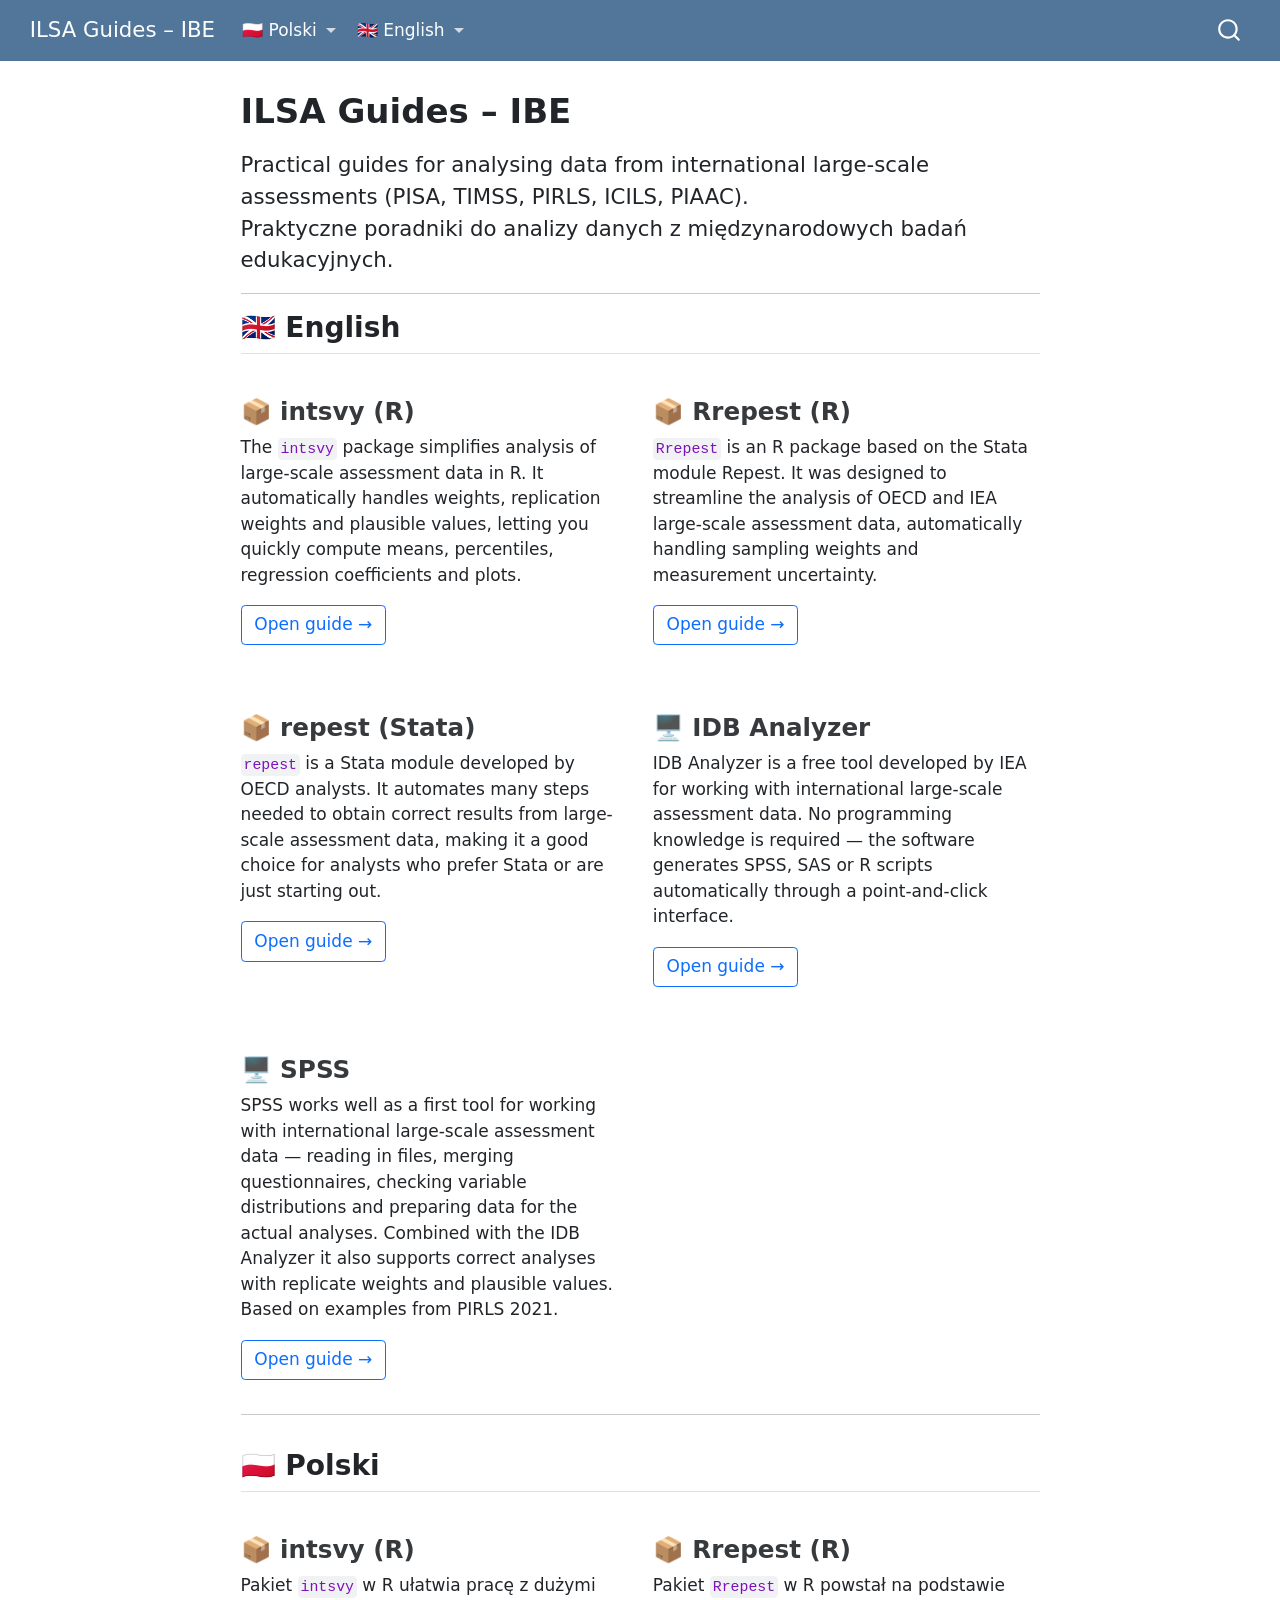
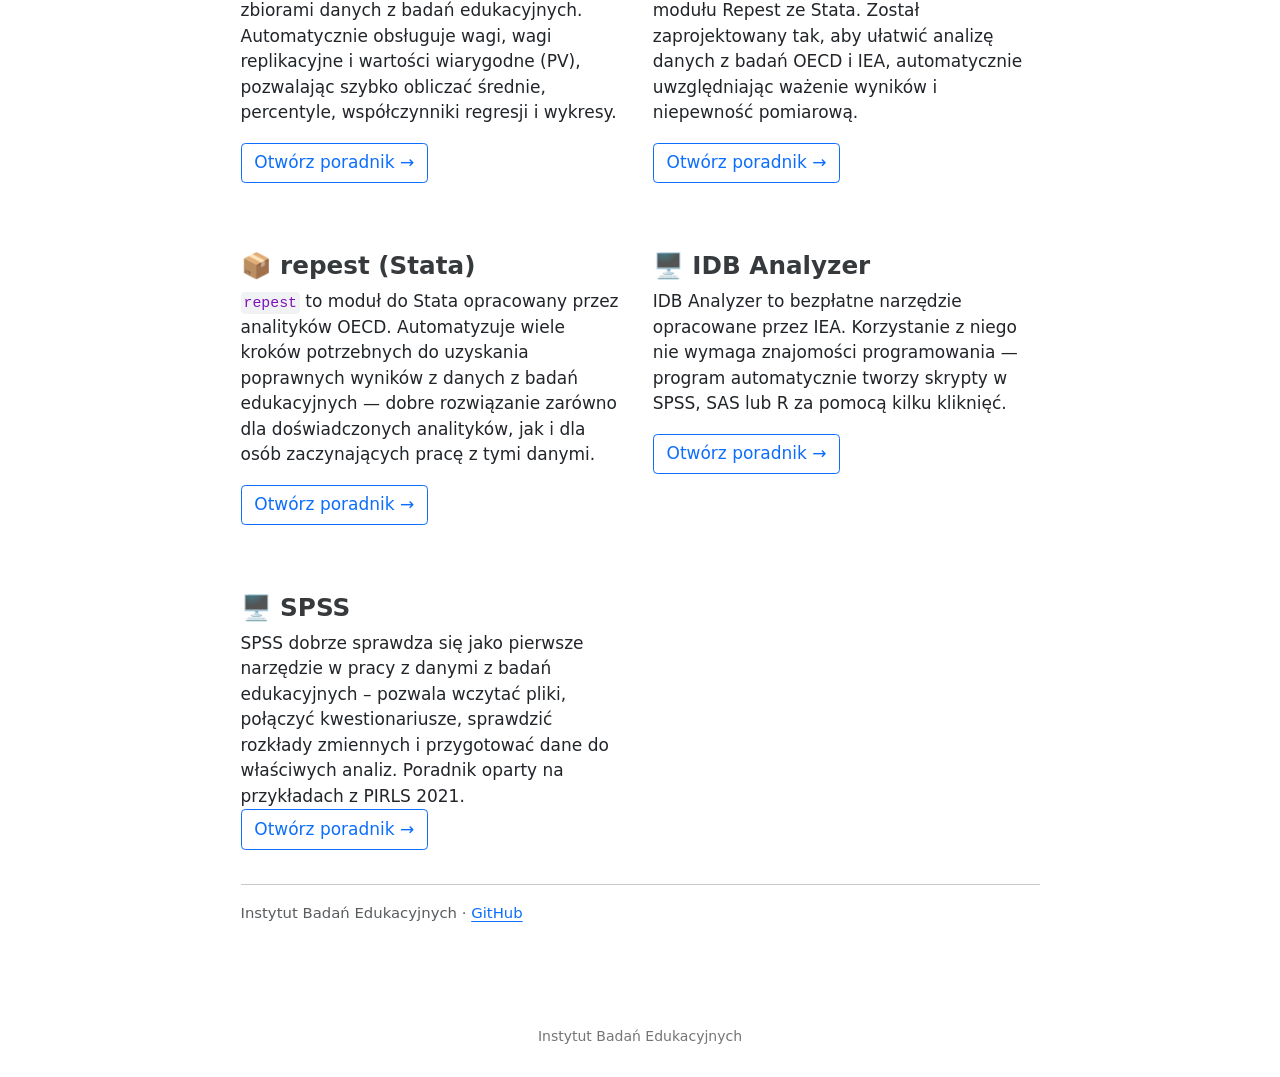
<file: docs/index.html>
<!DOCTYPE html>
<html xmlns="http://www.w3.org/1999/xhtml" lang="en" xml:lang="en"><head>

<meta charset="utf-8">
<meta name="generator" content="quarto-1.9.37">

<meta name="viewport" content="width=device-width, initial-scale=1.0, user-scalable=yes">


<title>ILSA Guides – IBE</title>
<style>
/* Default styles provided by pandoc.
** See https://pandoc.org/MANUAL.html#variables-for-html for config info.
*/
code{white-space: pre-wrap;}
span.smallcaps{font-variant: small-caps;}
div.columns{display: flex; gap: min(4vw, 1.5em);}
div.column{flex: auto; overflow-x: auto;}
div.hanging-indent{margin-left: 1.5em; text-indent: -1.5em;}
ul.task-list{list-style: none;}
ul.task-list li input[type="checkbox"] {
  width: 0.8em;
  margin: 0 0.8em 0.2em -1em; /* quarto-specific, see https://github.com/quarto-dev/quarto-cli/issues/4556 */ 
  vertical-align: middle;
}
</style>


<script src="site_libs/quarto-nav/quarto-nav.js"></script>
<script src="site_libs/quarto-nav/headroom.min.js"></script>
<script src="site_libs/clipboard/clipboard.min.js"></script>
<script src="site_libs/quarto-search/autocomplete.umd.js"></script>
<script src="site_libs/quarto-search/fuse.min.js"></script>
<script src="site_libs/quarto-search/quarto-search.js"></script>
<meta name="quarto:offset" content="./">
<script src="site_libs/quarto-html/quarto.js" type="module"></script>
<script src="site_libs/quarto-html/tabsets/tabsets.js" type="module"></script>
<script src="site_libs/quarto-html/popper.min.js"></script>
<script src="site_libs/quarto-html/tippy.umd.min.js"></script>
<script src="site_libs/quarto-html/anchor.min.js"></script>
<link href="site_libs/quarto-html/tippy.css" rel="stylesheet">
<link href="site_libs/quarto-html/quarto-syntax-highlighting-7f8f88aac4f3542376d5c11b86a4c14d.css" rel="stylesheet" id="quarto-text-highlighting-styles">
<script src="site_libs/bootstrap/bootstrap.min.js"></script>
<link href="site_libs/bootstrap/bootstrap-icons.css" rel="stylesheet">
<link href="site_libs/bootstrap/bootstrap-ece42c8223ec2bf36298a08f122c9a68.min.css" rel="stylesheet" append-hash="true" id="quarto-bootstrap" data-mode="light">
<script id="quarto-search-options" type="application/json">{
  "location": "navbar",
  "copy-button": false,
  "collapse-after": 3,
  "panel-placement": "end",
  "type": "overlay",
  "limit": 50,
  "keyboard-shortcut": [
    "f",
    "/",
    "s"
  ],
  "show-item-context": false,
  "language": {
    "search-no-results-text": "No results",
    "search-matching-documents-text": "matching documents",
    "search-copy-link-title": "Copy link to search",
    "search-hide-matches-text": "Hide additional matches",
    "search-more-match-text": "more match in this document",
    "search-more-matches-text": "more matches in this document",
    "search-clear-button-title": "Clear",
    "search-text-placeholder": "",
    "search-detached-cancel-button-title": "Cancel",
    "search-submit-button-title": "Submit",
    "search-label": "Search"
  }
}</script>


</head>

<body class="nav-fixed fullcontent quarto-light">

<div id="quarto-search-results"></div>
  <header id="quarto-header" class="headroom fixed-top">
    <nav class="navbar navbar-expand-lg " data-bs-theme="dark">
      <div class="navbar-container container-fluid">
      <div class="navbar-brand-container mx-auto">
    <a class="navbar-brand" href="./index.html">
    <span class="navbar-title">ILSA Guides – IBE</span>
    </a>
  </div>
            <div id="quarto-search" class="" title="Search"></div>
          <button class="navbar-toggler" type="button" data-bs-toggle="collapse" data-bs-target="#navbarCollapse" aria-controls="navbarCollapse" role="menu" aria-expanded="false" aria-label="Toggle navigation" onclick="if (window.quartoToggleHeadroom) { window.quartoToggleHeadroom(); }">
  <span class="navbar-toggler-icon"></span>
</button>
          <div class="collapse navbar-collapse" id="navbarCollapse">
            <ul class="navbar-nav navbar-nav-scroll me-auto">
  <li class="nav-item dropdown ">
    <a class="nav-link dropdown-toggle" href="#" id="nav-menu-polski" role="link" data-bs-toggle="dropdown" aria-expanded="false">
 <span class="menu-text">🇵🇱 Polski</span>
    </a>
    <ul class="dropdown-menu" aria-labelledby="nav-menu-polski">    
        <li>
    <a class="dropdown-item" href="./pl/intsvy.html">
 <span class="dropdown-text">intsvy (R)</span></a>
  </li>  
        <li>
    <a class="dropdown-item" href="./pl/rrepest.html">
 <span class="dropdown-text">Rrepest (R)</span></a>
  </li>  
        <li>
    <a class="dropdown-item" href="./pl/repest.html">
 <span class="dropdown-text">repest (Stata)</span></a>
  </li>  
        <li>
    <a class="dropdown-item" href="./pl/idb.html">
 <span class="dropdown-text">IDB Analyzer</span></a>
  </li>  
        <li>
    <a class="dropdown-item" href="./pl/spss.html">
 <span class="dropdown-text">SPSS</span></a>
  </li>  
    </ul>
  </li>
  <li class="nav-item dropdown ">
    <a class="nav-link dropdown-toggle" href="#" id="nav-menu-english" role="link" data-bs-toggle="dropdown" aria-expanded="false">
 <span class="menu-text">🇬🇧 English</span>
    </a>
    <ul class="dropdown-menu" aria-labelledby="nav-menu-english">    
        <li>
    <a class="dropdown-item" href="./en/intsvy.html">
 <span class="dropdown-text">intsvy (R)</span></a>
  </li>  
        <li>
    <a class="dropdown-item" href="./en/rrepest.html">
 <span class="dropdown-text">Rrepest (R)</span></a>
  </li>  
        <li>
    <a class="dropdown-item" href="./en/repest.html">
 <span class="dropdown-text">repest (Stata)</span></a>
  </li>  
        <li>
    <a class="dropdown-item" href="./en/idb.html">
 <span class="dropdown-text">IDB Analyzer</span></a>
  </li>  
        <li>
    <a class="dropdown-item" href="./en/spss.html">
 <span class="dropdown-text">SPSS</span></a>
  </li>  
    </ul>
  </li>
</ul>
          </div> <!-- /navcollapse -->
            <div class="quarto-navbar-tools">
</div>
      </div> <!-- /container-fluid -->
    </nav>
</header>
<!-- content -->
<div id="quarto-content" class="quarto-container page-columns page-rows-contents page-layout-article page-navbar">
<!-- sidebar -->
<!-- margin-sidebar -->
    
<!-- main -->
<main class="content" id="quarto-document-content">

<header id="title-block-header" class="quarto-title-block default">
<div class="quarto-title">
<h1 class="title">ILSA Guides – IBE</h1>
</div>



<div class="quarto-title-meta">

    
  
    
  </div>
  


</header>


<div class="lead">
<p>Practical guides for analysing data from international large-scale assessments (PISA, TIMSS, PIRLS, ICILS, PIAAC).<br>
Praktyczne poradniki do analizy danych z międzynarodowych badań edukacyjnych.</p>
</div>
<hr>
<section id="english" class="level2">
<h2 class="anchored" data-anchor-id="english">🇬🇧 English</h2>
<div class="grid">
<section id="intsvy-r" class="level3 g-col-12 g-col-md-6">
<h3 class="anchored" data-anchor-id="intsvy-r">📦 intsvy (R)</h3>
<p>The <code>intsvy</code> package simplifies analysis of large-scale assessment data in R. It automatically handles weights, replication weights and plausible values, letting you quickly compute means, percentiles, regression coefficients and plots.</p>
<p><a href="./en/intsvy.html" class="btn btn-outline-primary">Open guide →</a></p>
</section>
<section id="rrepest-r" class="level3 g-col-12 g-col-md-6">
<h3 class="anchored" data-anchor-id="rrepest-r">📦 Rrepest (R)</h3>
<p><code>Rrepest</code> is an R package based on the Stata module Repest. It was designed to streamline the analysis of OECD and IEA large-scale assessment data, automatically handling sampling weights and measurement uncertainty.</p>
<p><a href="./en/rrepest.html" class="btn btn-outline-primary">Open guide →</a></p>
</section>
<section id="repest-stata" class="level3 g-col-12 g-col-md-6">
<h3 class="anchored" data-anchor-id="repest-stata">📦 repest (Stata)</h3>
<p><code>repest</code> is a Stata module developed by OECD analysts. It automates many steps needed to obtain correct results from large-scale assessment data, making it a good choice for analysts who prefer Stata or are just starting out.</p>
<p><a href="./en/repest.html" class="btn btn-outline-primary">Open guide →</a></p>
</section>
<section id="idb-analyzer" class="level3 g-col-12 g-col-md-6">
<h3 class="anchored" data-anchor-id="idb-analyzer">🖥️ IDB Analyzer</h3>
<p>IDB Analyzer is a free tool developed by IEA for working with international large-scale assessment data. No programming knowledge is required — the software generates SPSS, SAS or R scripts automatically through a point-and-click interface.</p>
<p><a href="./en/idb.html" class="btn btn-outline-primary">Open guide →</a></p>
</section>
<section id="spss" class="level3 g-col-12 g-col-md-6">
<h3 class="anchored" data-anchor-id="spss">🖥️ SPSS</h3>
<p>SPSS works well as a first tool for working with international large-scale assessment data — reading in files, merging questionnaires, checking variable distributions and preparing data for the actual analyses. Combined with the IDB Analyzer it also supports correct analyses with replicate weights and plausible values. Based on examples from PIRLS 2021.</p>
<p><a href="./en/spss.html" class="btn btn-outline-primary">Open guide →</a></p>
</section>
</div>
<hr>
</section>
<section id="polski" class="level2">
<h2 class="anchored" data-anchor-id="polski">🇵🇱 Polski</h2>
<div class="grid">
<section id="intsvy-r-1" class="level3 g-col-12 g-col-md-6">
<h3 class="anchored" data-anchor-id="intsvy-r-1">📦 intsvy (R)</h3>
<p>Pakiet <code>intsvy</code> w R ułatwia pracę z dużymi zbiorami danych z badań edukacyjnych. Automatycznie obsługuje wagi, wagi replikacyjne i wartości wiarygodne (PV), pozwalając szybko obliczać średnie, percentyle, współczynniki regresji i wykresy.</p>
<p><a href="./pl/intsvy.html" class="btn btn-outline-primary">Otwórz poradnik →</a></p>
</section>
<section id="rrepest-r-1" class="level3 g-col-12 g-col-md-6">
<h3 class="anchored" data-anchor-id="rrepest-r-1">📦 Rrepest (R)</h3>
<p>Pakiet <code>Rrepest</code> w R powstał na podstawie modułu Repest ze Stata. Został zaprojektowany tak, aby ułatwić analizę danych z badań OECD i IEA, automatycznie uwzględniając ważenie wyników i niepewność pomiarową.</p>
<p><a href="./pl/rrepest.html" class="btn btn-outline-primary">Otwórz poradnik →</a></p>
</section>
<section id="repest-stata-1" class="level3 g-col-12 g-col-md-6">
<h3 class="anchored" data-anchor-id="repest-stata-1">📦 repest (Stata)</h3>
<p><code>repest</code> to moduł do Stata opracowany przez analityków OECD. Automatyzuje wiele kroków potrzebnych do uzyskania poprawnych wyników z danych z badań edukacyjnych — dobre rozwiązanie zarówno dla doświadczonych analityków, jak i dla osób zaczynających pracę z tymi danymi.</p>
<p><a href="./pl/repest.html" class="btn btn-outline-primary">Otwórz poradnik →</a></p>
</section>
<section id="idb-analyzer-1" class="level3 g-col-12 g-col-md-6">
<h3 class="anchored" data-anchor-id="idb-analyzer-1">🖥️ IDB Analyzer</h3>
<p>IDB Analyzer to bezpłatne narzędzie opracowane przez IEA. Korzystanie z niego nie wymaga znajomości programowania — program automatycznie tworzy skrypty w SPSS, SAS lub R za pomocą kilku kliknięć.</p>
<p><a href="./pl/idb.html" class="btn btn-outline-primary">Otwórz poradnik →</a></p>
</section>
<section id="spss-1" class="level3 g-col-12 g-col-md-6">
<h3 class="anchored" data-anchor-id="spss-1">🖥️ SPSS</h3>
<p>SPSS dobrze sprawdza się jako pierwsze narzędzie w pracy z danymi z badań edukacyjnych – pozwala wczytać pliki, połączyć kwestionariusze, sprawdzić rozkłady zmiennych i przygotować dane do właściwych analiz. Poradnik oparty na przykładach z PIRLS 2021. <a href="./pl/spss.html" class="btn btn-outline-primary">Otwórz poradnik →</a></p>
</section>
</div>
<hr>
<div class="text-muted small">
<p>Instytut Badań Edukacyjnych · <a href="https://github.com/instytut-badan-edukacyjnych/ilsa-guides" target="_blank">GitHub</a></p>
</div>


</section>

</main> <!-- /main -->
<script id="quarto-html-after-body" type="application/javascript">
  window.document.addEventListener("DOMContentLoaded", function (event) {
    const icon = "";
    const anchorJS = new window.AnchorJS();
    anchorJS.options = {
      placement: 'right',
      icon: icon
    };
    anchorJS.add('.anchored');
    const isCodeAnnotation = (el) => {
      for (const clz of el.classList) {
        if (clz.startsWith('code-annotation-')) {                     
          return true;
        }
      }
      return false;
    }
    const onCopySuccess = function(e) {
      // button target
      const button = e.trigger;
      // don't keep focus
      button.blur();
      // flash "checked"
      button.classList.add('code-copy-button-checked');
      var currentTitle = button.getAttribute("title");
      button.setAttribute("title", "Copied!");
      let tooltip;
      if (window.bootstrap) {
        button.setAttribute("data-bs-toggle", "tooltip");
        button.setAttribute("data-bs-placement", "left");
        button.setAttribute("data-bs-title", "Copied!");
        tooltip = new bootstrap.Tooltip(button, 
          { trigger: "manual", 
            customClass: "code-copy-button-tooltip",
            offset: [0, -8]});
        tooltip.show();    
      }
      setTimeout(function() {
        if (tooltip) {
          tooltip.hide();
          button.removeAttribute("data-bs-title");
          button.removeAttribute("data-bs-toggle");
          button.removeAttribute("data-bs-placement");
        }
        button.setAttribute("title", currentTitle);
        button.classList.remove('code-copy-button-checked');
      }, 1000);
      // clear code selection
      e.clearSelection();
    }
    const getTextToCopy = function(trigger) {
      const outerScaffold = trigger.parentElement.cloneNode(true);
      const codeEl = outerScaffold.querySelector('code');
      for (const childEl of codeEl.children) {
        if (isCodeAnnotation(childEl)) {
          childEl.remove();
        }
      }
      return codeEl.innerText;
    }
    const clipboard = new window.ClipboardJS('.code-copy-button:not([data-in-quarto-modal])', {
      text: getTextToCopy
    });
    clipboard.on('success', onCopySuccess);
    if (window.document.getElementById('quarto-embedded-source-code-modal')) {
      const clipboardModal = new window.ClipboardJS('.code-copy-button[data-in-quarto-modal]', {
        text: getTextToCopy,
        container: window.document.getElementById('quarto-embedded-source-code-modal')
      });
      clipboardModal.on('success', onCopySuccess);
    }
      var localhostRegex = new RegExp(/^(?:http|https):\/\/localhost\:?[0-9]*\//);
      var mailtoRegex = new RegExp(/^mailto:/);
        var filterRegex = new RegExp('/' + window.location.host + '/');
      var isInternal = (href) => {
          return filterRegex.test(href) || localhostRegex.test(href) || mailtoRegex.test(href);
      }
      // Inspect non-navigation links and adorn them if external
     var links = window.document.querySelectorAll('a[href]:not(.nav-link):not(.navbar-brand):not(.toc-action):not(.sidebar-link):not(.sidebar-item-toggle):not(.pagination-link):not(.no-external):not([aria-hidden]):not(.dropdown-item):not(.quarto-navigation-tool):not(.about-link)');
      for (var i=0; i<links.length; i++) {
        const link = links[i];
        if (!isInternal(link.href)) {
          // undo the damage that might have been done by quarto-nav.js in the case of
          // links that we want to consider external
          if (link.dataset.originalHref !== undefined) {
            link.href = link.dataset.originalHref;
          }
        }
      }
    function tippyHover(el, contentFn, onTriggerFn, onUntriggerFn) {
      const config = {
        allowHTML: true,
        maxWidth: 500,
        delay: 100,
        arrow: false,
        appendTo: function(el) {
            return el.parentElement;
        },
        interactive: true,
        interactiveBorder: 10,
        theme: 'quarto',
        placement: 'bottom-start',
      };
      if (contentFn) {
        config.content = contentFn;
      }
      if (onTriggerFn) {
        config.onTrigger = onTriggerFn;
      }
      if (onUntriggerFn) {
        config.onUntrigger = onUntriggerFn;
      }
      window.tippy(el, config); 
    }
    const noterefs = window.document.querySelectorAll('a[role="doc-noteref"]');
    for (var i=0; i<noterefs.length; i++) {
      const ref = noterefs[i];
      tippyHover(ref, function() {
        // use id or data attribute instead here
        let href = ref.getAttribute('data-footnote-href') || ref.getAttribute('href');
        try { href = new URL(href).hash; } catch {}
        const id = href.replace(/^#\/?/, "");
        const note = window.document.getElementById(id);
        if (note) {
          return note.innerHTML;
        } else {
          return "";
        }
      });
    }
    const xrefs = window.document.querySelectorAll('a.quarto-xref');
    const processXRef = (id, note) => {
      // Strip column container classes
      const stripColumnClz = (el) => {
        el.classList.remove("page-full", "page-columns");
        if (el.children) {
          for (const child of el.children) {
            stripColumnClz(child);
          }
        }
      }
      stripColumnClz(note)
      if (id === null || id.startsWith('sec-')) {
        // Special case sections, only their first couple elements
        const container = document.createElement("div");
        if (note.children && note.children.length > 2) {
          container.appendChild(note.children[0].cloneNode(true));
          for (let i = 1; i < note.children.length; i++) {
            const child = note.children[i];
            if (child.tagName === "P" && child.innerText === "") {
              continue;
            } else {
              container.appendChild(child.cloneNode(true));
              break;
            }
          }
          if (window.Quarto?.typesetMath) {
            window.Quarto.typesetMath(container);
          }
          return container.innerHTML
        } else {
          if (window.Quarto?.typesetMath) {
            window.Quarto.typesetMath(note);
          }
          return note.innerHTML;
        }
      } else {
        // Remove any anchor links if they are present
        const anchorLink = note.querySelector('a.anchorjs-link');
        if (anchorLink) {
          anchorLink.remove();
        }
        if (window.Quarto?.typesetMath) {
          window.Quarto.typesetMath(note);
        }
        if (note.classList.contains("callout")) {
          return note.outerHTML;
        } else {
          return note.innerHTML;
        }
      }
    }
    for (var i=0; i<xrefs.length; i++) {
      const xref = xrefs[i];
      tippyHover(xref, undefined, function(instance) {
        instance.disable();
        let url = xref.getAttribute('href');
        let hash = undefined; 
        if (url.startsWith('#')) {
          hash = url;
        } else {
          try { hash = new URL(url).hash; } catch {}
        }
        if (hash) {
          const id = hash.replace(/^#\/?/, "");
          const note = window.document.getElementById(id);
          if (note !== null) {
            try {
              const html = processXRef(id, note.cloneNode(true));
              instance.setContent(html);
            } finally {
              instance.enable();
              instance.show();
            }
          } else {
            // See if we can fetch this
            fetch(url.split('#')[0])
            .then(res => res.text())
            .then(html => {
              const parser = new DOMParser();
              const htmlDoc = parser.parseFromString(html, "text/html");
              const note = htmlDoc.getElementById(id);
              if (note !== null) {
                const html = processXRef(id, note);
                instance.setContent(html);
              } 
            }).finally(() => {
              instance.enable();
              instance.show();
            });
          }
        } else {
          // See if we can fetch a full url (with no hash to target)
          // This is a special case and we should probably do some content thinning / targeting
          fetch(url)
          .then(res => res.text())
          .then(html => {
            const parser = new DOMParser();
            const htmlDoc = parser.parseFromString(html, "text/html");
            const note = htmlDoc.querySelector('main.content');
            if (note !== null) {
              // This should only happen for chapter cross references
              // (since there is no id in the URL)
              // remove the first header
              if (note.children.length > 0 && note.children[0].tagName === "HEADER") {
                note.children[0].remove();
              }
              const html = processXRef(null, note);
              instance.setContent(html);
            } 
          }).finally(() => {
            instance.enable();
            instance.show();
          });
        }
      }, function(instance) {
      });
    }
        let selectedAnnoteEl;
        const selectorForAnnotation = ( cell, annotation) => {
          let cellAttr = 'data-code-cell="' + cell + '"';
          let lineAttr = 'data-code-annotation="' +  annotation + '"';
          const selector = 'span[' + cellAttr + '][' + lineAttr + ']';
          return selector;
        }
        const selectCodeLines = (annoteEl) => {
          const doc = window.document;
          const targetCell = annoteEl.getAttribute("data-target-cell");
          const targetAnnotation = annoteEl.getAttribute("data-target-annotation");
          const annoteSpan = window.document.querySelector(selectorForAnnotation(targetCell, targetAnnotation));
          const lines = annoteSpan.getAttribute("data-code-lines").split(",");
          const lineIds = lines.map((line) => {
            return targetCell + "-" + line;
          })
          let top = null;
          let height = null;
          let parent = null;
          if (lineIds.length > 0) {
              //compute the position of the single el (top and bottom and make a div)
              const el = window.document.getElementById(lineIds[0]);
              top = el.offsetTop;
              height = el.offsetHeight;
              parent = el.parentElement.parentElement;
            if (lineIds.length > 1) {
              const lastEl = window.document.getElementById(lineIds[lineIds.length - 1]);
              const bottom = lastEl.offsetTop + lastEl.offsetHeight;
              height = bottom - top;
            }
            if (top !== null && height !== null && parent !== null) {
              // cook up a div (if necessary) and position it 
              let div = window.document.getElementById("code-annotation-line-highlight");
              if (div === null) {
                div = window.document.createElement("div");
                div.setAttribute("id", "code-annotation-line-highlight");
                div.style.position = 'absolute';
                parent.appendChild(div);
              }
              div.style.top = top - 2 + "px";
              div.style.height = height + 4 + "px";
              div.style.left = 0;
              let gutterDiv = window.document.getElementById("code-annotation-line-highlight-gutter");
              if (gutterDiv === null) {
                gutterDiv = window.document.createElement("div");
                gutterDiv.setAttribute("id", "code-annotation-line-highlight-gutter");
                gutterDiv.style.position = 'absolute';
                const codeCell = window.document.getElementById(targetCell);
                const gutter = codeCell.querySelector('.code-annotation-gutter');
                gutter.appendChild(gutterDiv);
              }
              gutterDiv.style.top = top - 2 + "px";
              gutterDiv.style.height = height + 4 + "px";
            }
            selectedAnnoteEl = annoteEl;
          }
        };
        const unselectCodeLines = () => {
          const elementsIds = ["code-annotation-line-highlight", "code-annotation-line-highlight-gutter"];
          elementsIds.forEach((elId) => {
            const div = window.document.getElementById(elId);
            if (div) {
              div.remove();
            }
          });
          selectedAnnoteEl = undefined;
        };
          // Handle positioning of the toggle
      window.addEventListener(
        "resize",
        throttle(() => {
          elRect = undefined;
          if (selectedAnnoteEl) {
            selectCodeLines(selectedAnnoteEl);
          }
        }, 10)
      );
      function throttle(fn, ms) {
      let throttle = false;
      let timer;
        return (...args) => {
          if(!throttle) { // first call gets through
              fn.apply(this, args);
              throttle = true;
          } else { // all the others get throttled
              if(timer) clearTimeout(timer); // cancel #2
              timer = setTimeout(() => {
                fn.apply(this, args);
                timer = throttle = false;
              }, ms);
          }
        };
      }
        // Attach click handler to the DT
        const annoteDls = window.document.querySelectorAll('dt[data-target-cell]');
        for (const annoteDlNode of annoteDls) {
          annoteDlNode.addEventListener('click', (event) => {
            const clickedEl = event.target;
            if (clickedEl !== selectedAnnoteEl) {
              unselectCodeLines();
              const activeEl = window.document.querySelector('dt[data-target-cell].code-annotation-active');
              if (activeEl) {
                activeEl.classList.remove('code-annotation-active');
              }
              selectCodeLines(clickedEl);
              clickedEl.classList.add('code-annotation-active');
            } else {
              // Unselect the line
              unselectCodeLines();
              clickedEl.classList.remove('code-annotation-active');
            }
          });
        }
    const findCites = (el) => {
      const parentEl = el.parentElement;
      if (parentEl) {
        const cites = parentEl.dataset.cites;
        if (cites) {
          return {
            el,
            cites: cites.split(' ')
          };
        } else {
          return findCites(el.parentElement)
        }
      } else {
        return undefined;
      }
    };
    var bibliorefs = window.document.querySelectorAll('a[role="doc-biblioref"]');
    for (var i=0; i<bibliorefs.length; i++) {
      const ref = bibliorefs[i];
      const citeInfo = findCites(ref);
      if (citeInfo) {
        tippyHover(citeInfo.el, function() {
          var popup = window.document.createElement('div');
          citeInfo.cites.forEach(function(cite) {
            var citeDiv = window.document.createElement('div');
            citeDiv.classList.add('hanging-indent');
            citeDiv.classList.add('csl-entry');
            var biblioDiv = window.document.getElementById('ref-' + cite);
            if (biblioDiv) {
              citeDiv.innerHTML = biblioDiv.innerHTML;
            }
            popup.appendChild(citeDiv);
          });
          return popup.innerHTML;
        });
      }
    }
  });
  </script>
</div> <!-- /content -->
<footer class="footer">
  <div class="nav-footer">
    <div class="nav-footer-left">
      &nbsp;
    </div>   
    <div class="nav-footer-center">
<p>Instytut Badań Edukacyjnych</p>
</div>
    <div class="nav-footer-right">
      &nbsp;
    </div>
  </div>
</footer>




</body></html>
</file>
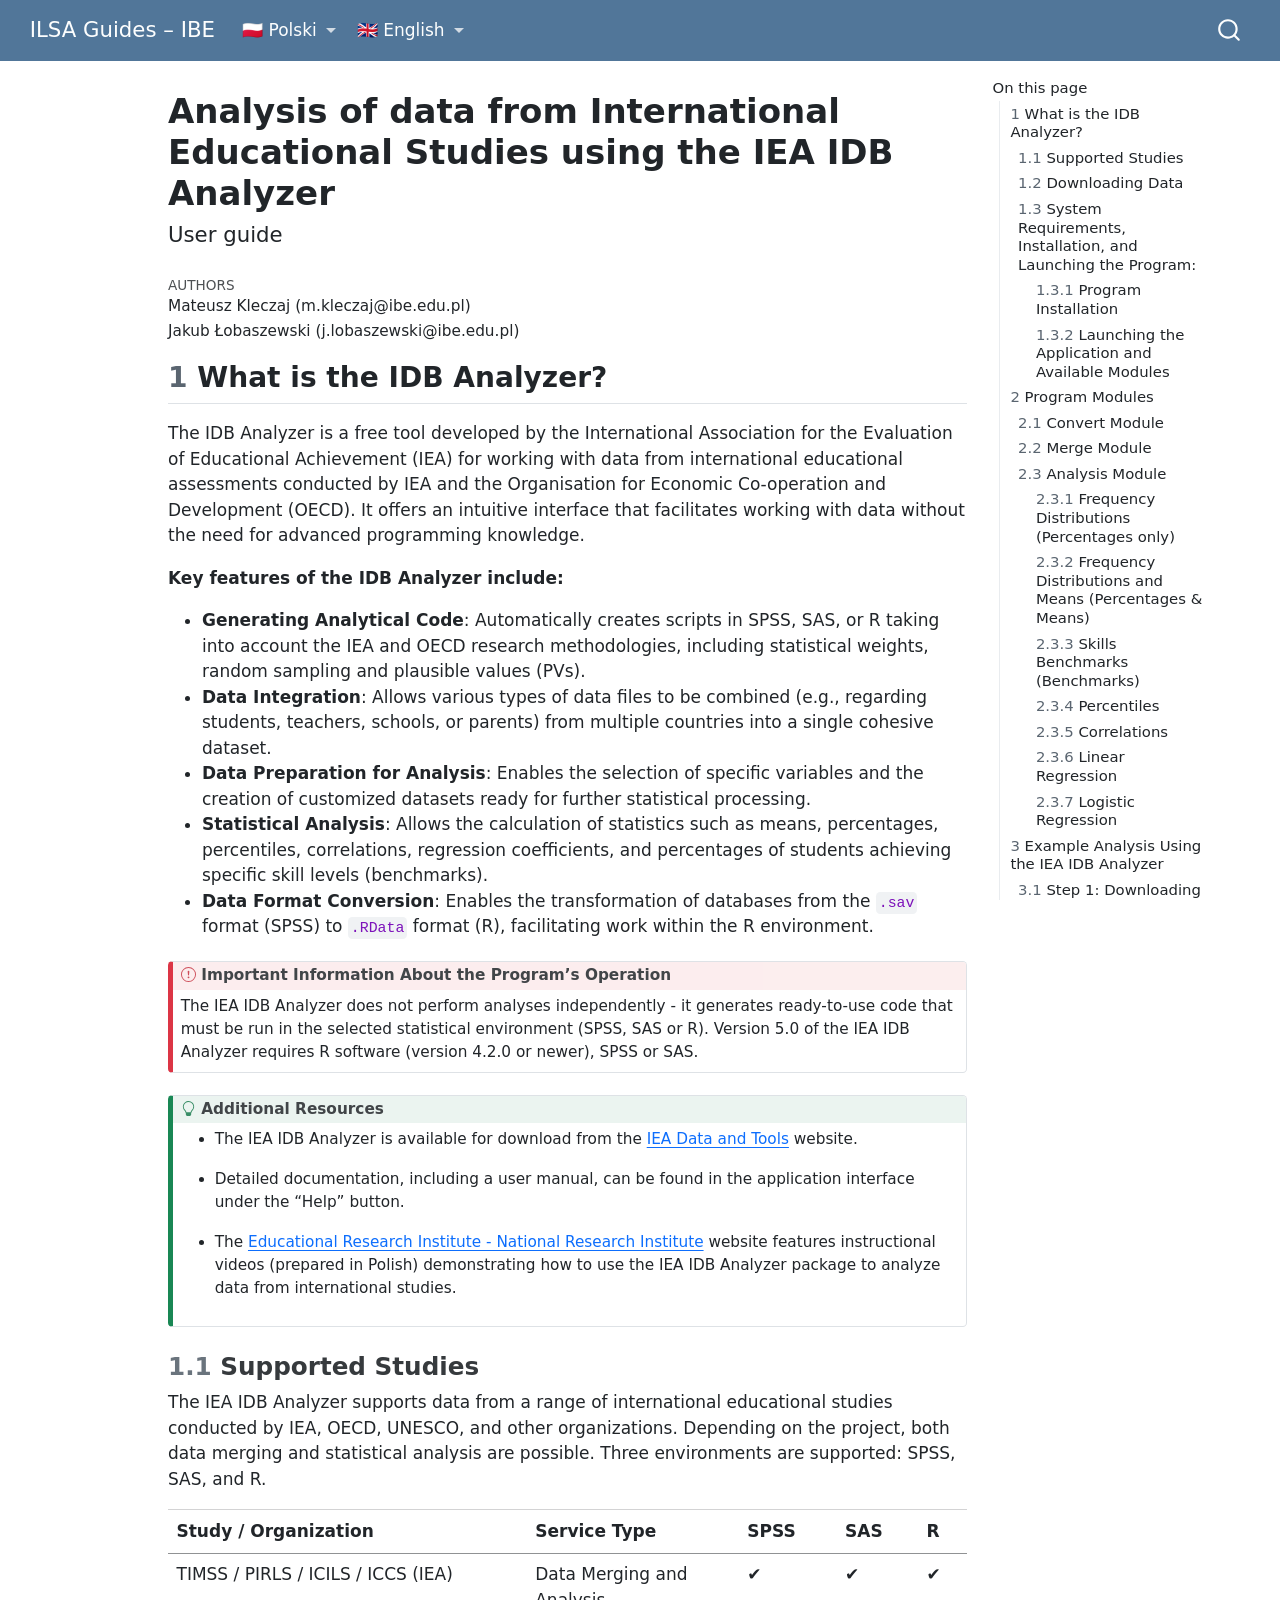
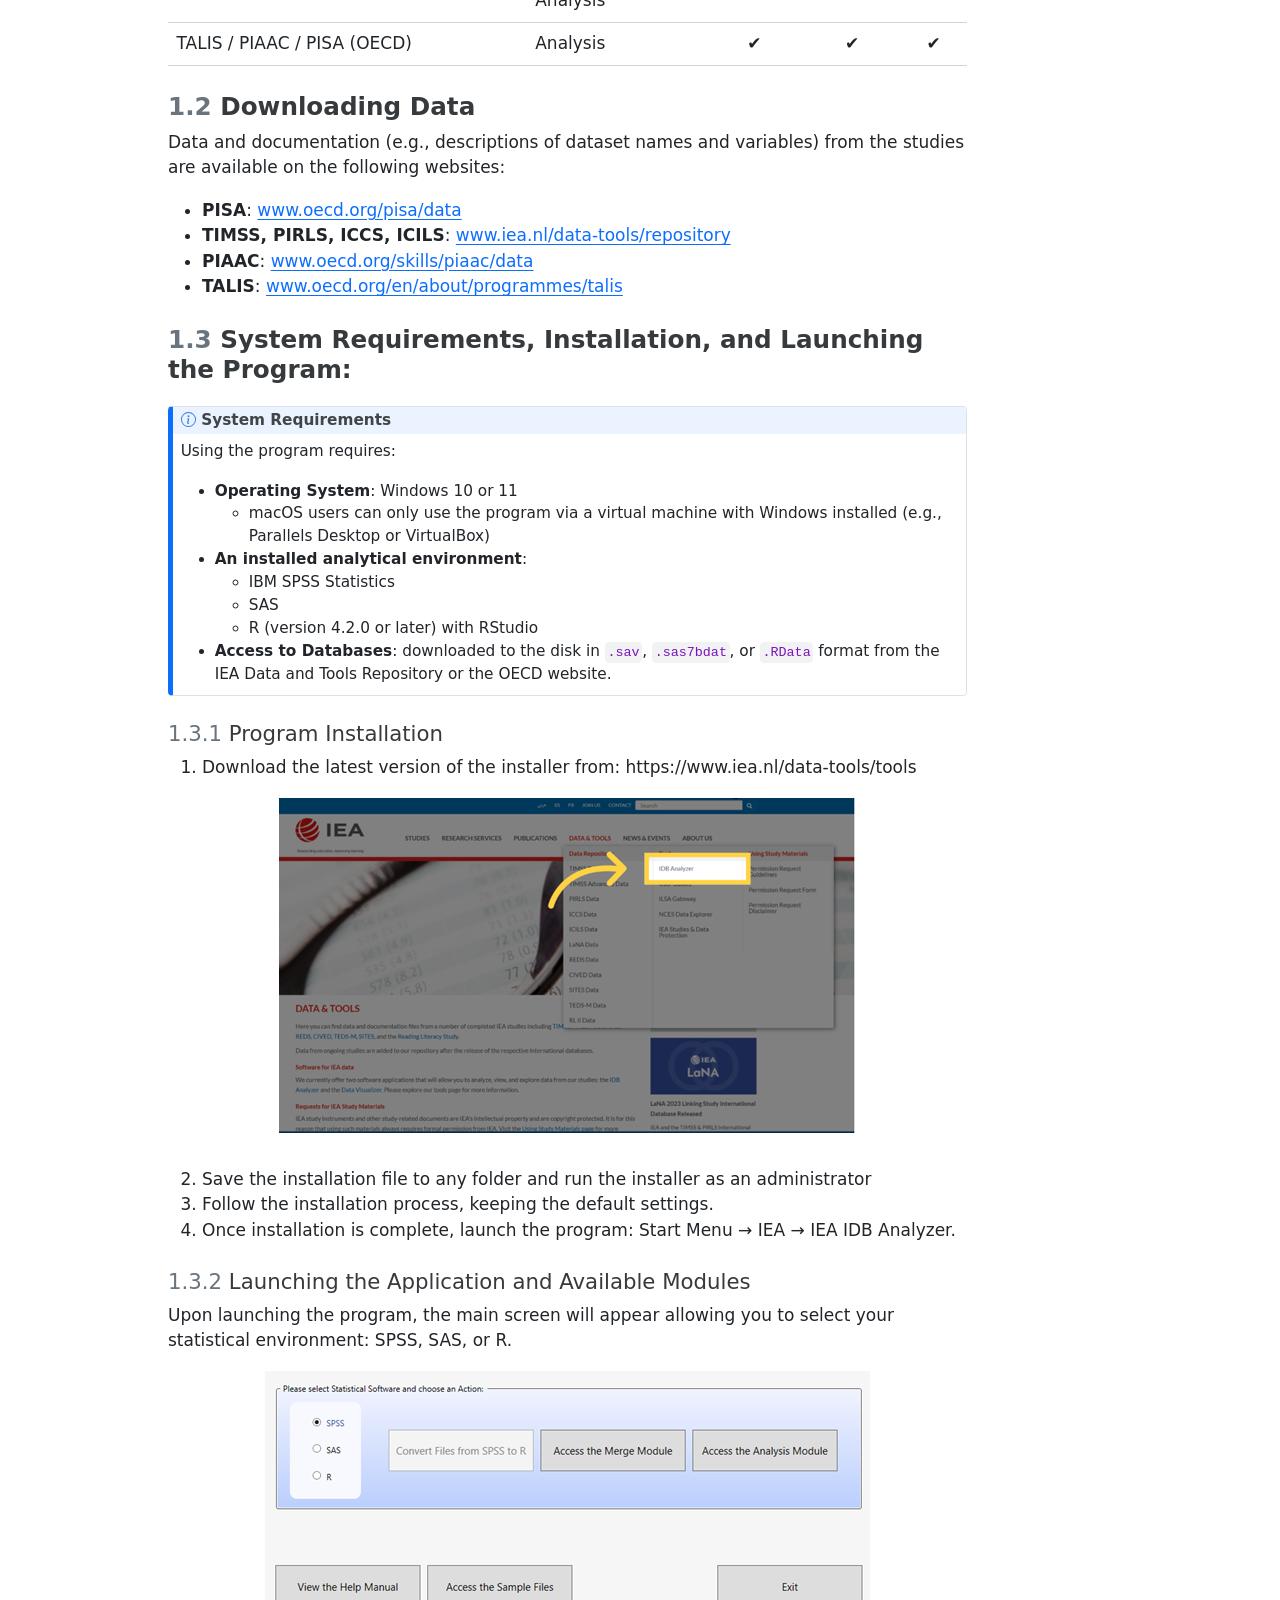
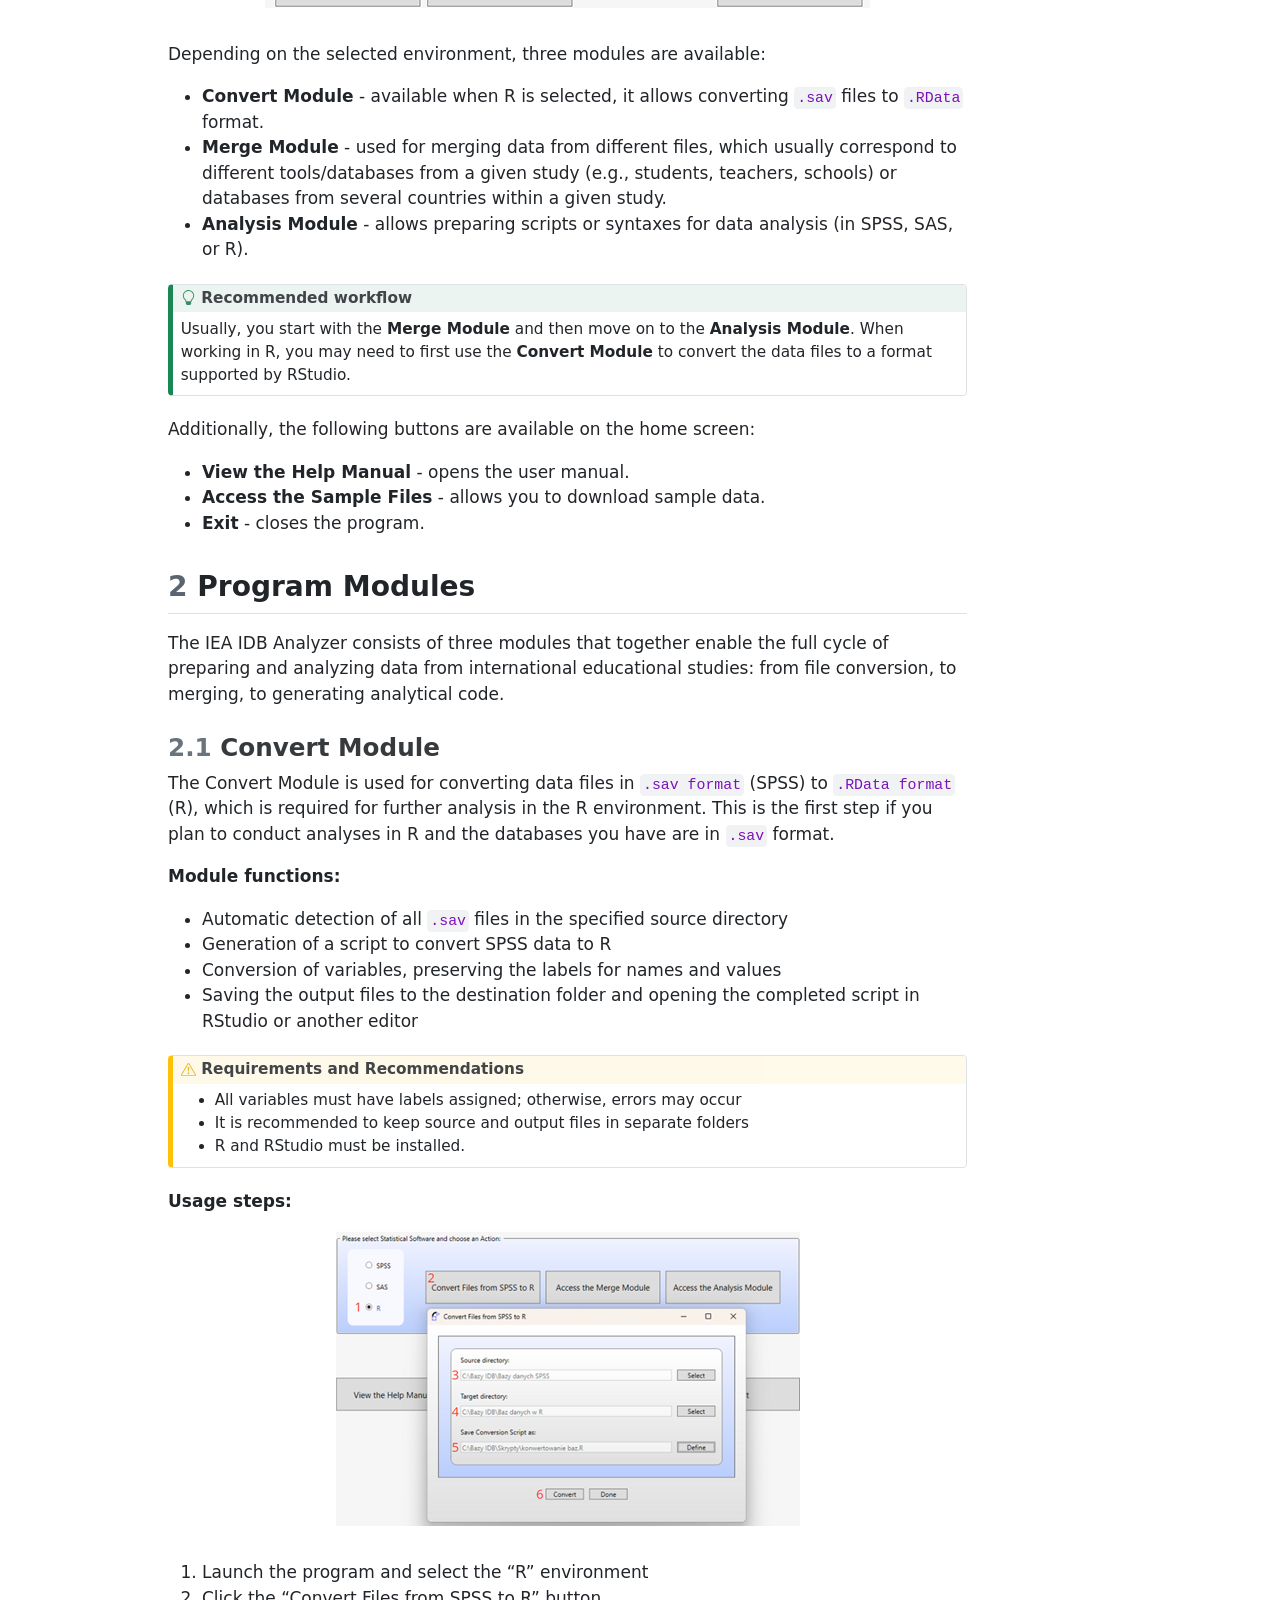
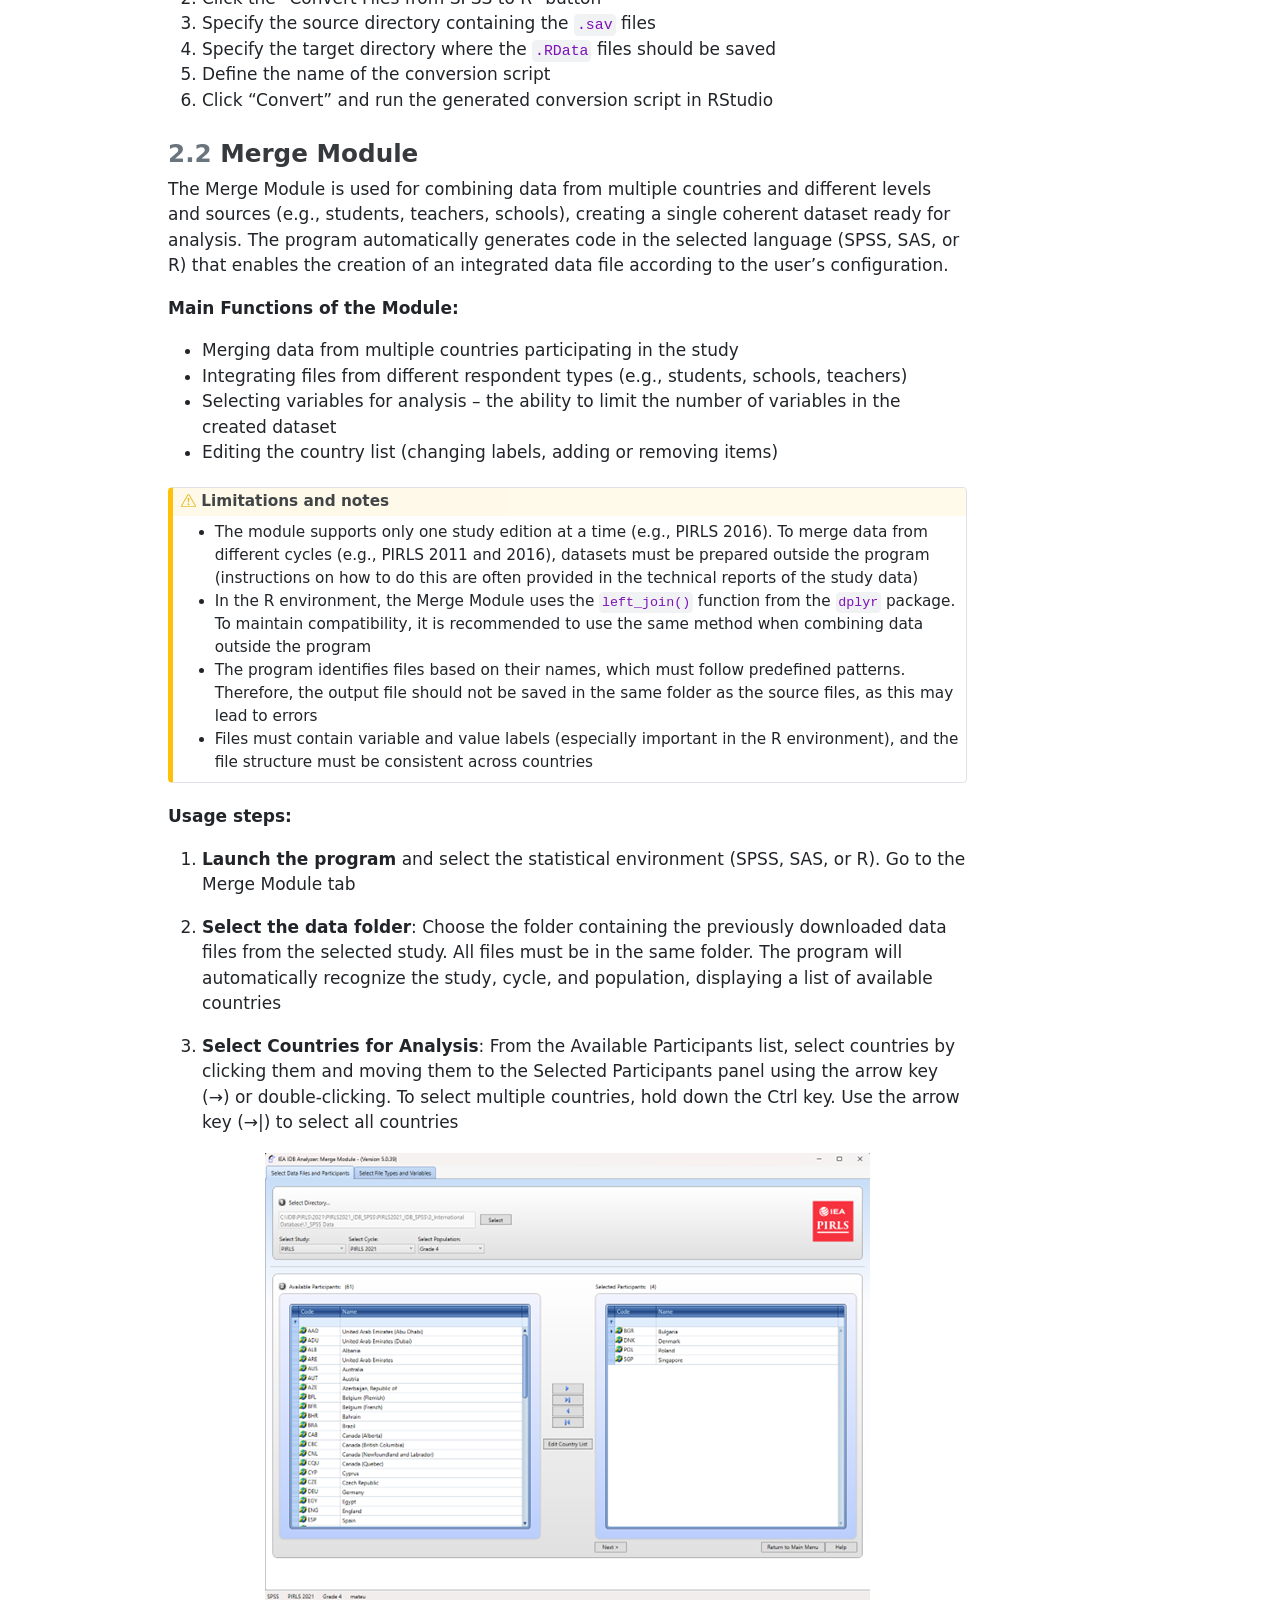
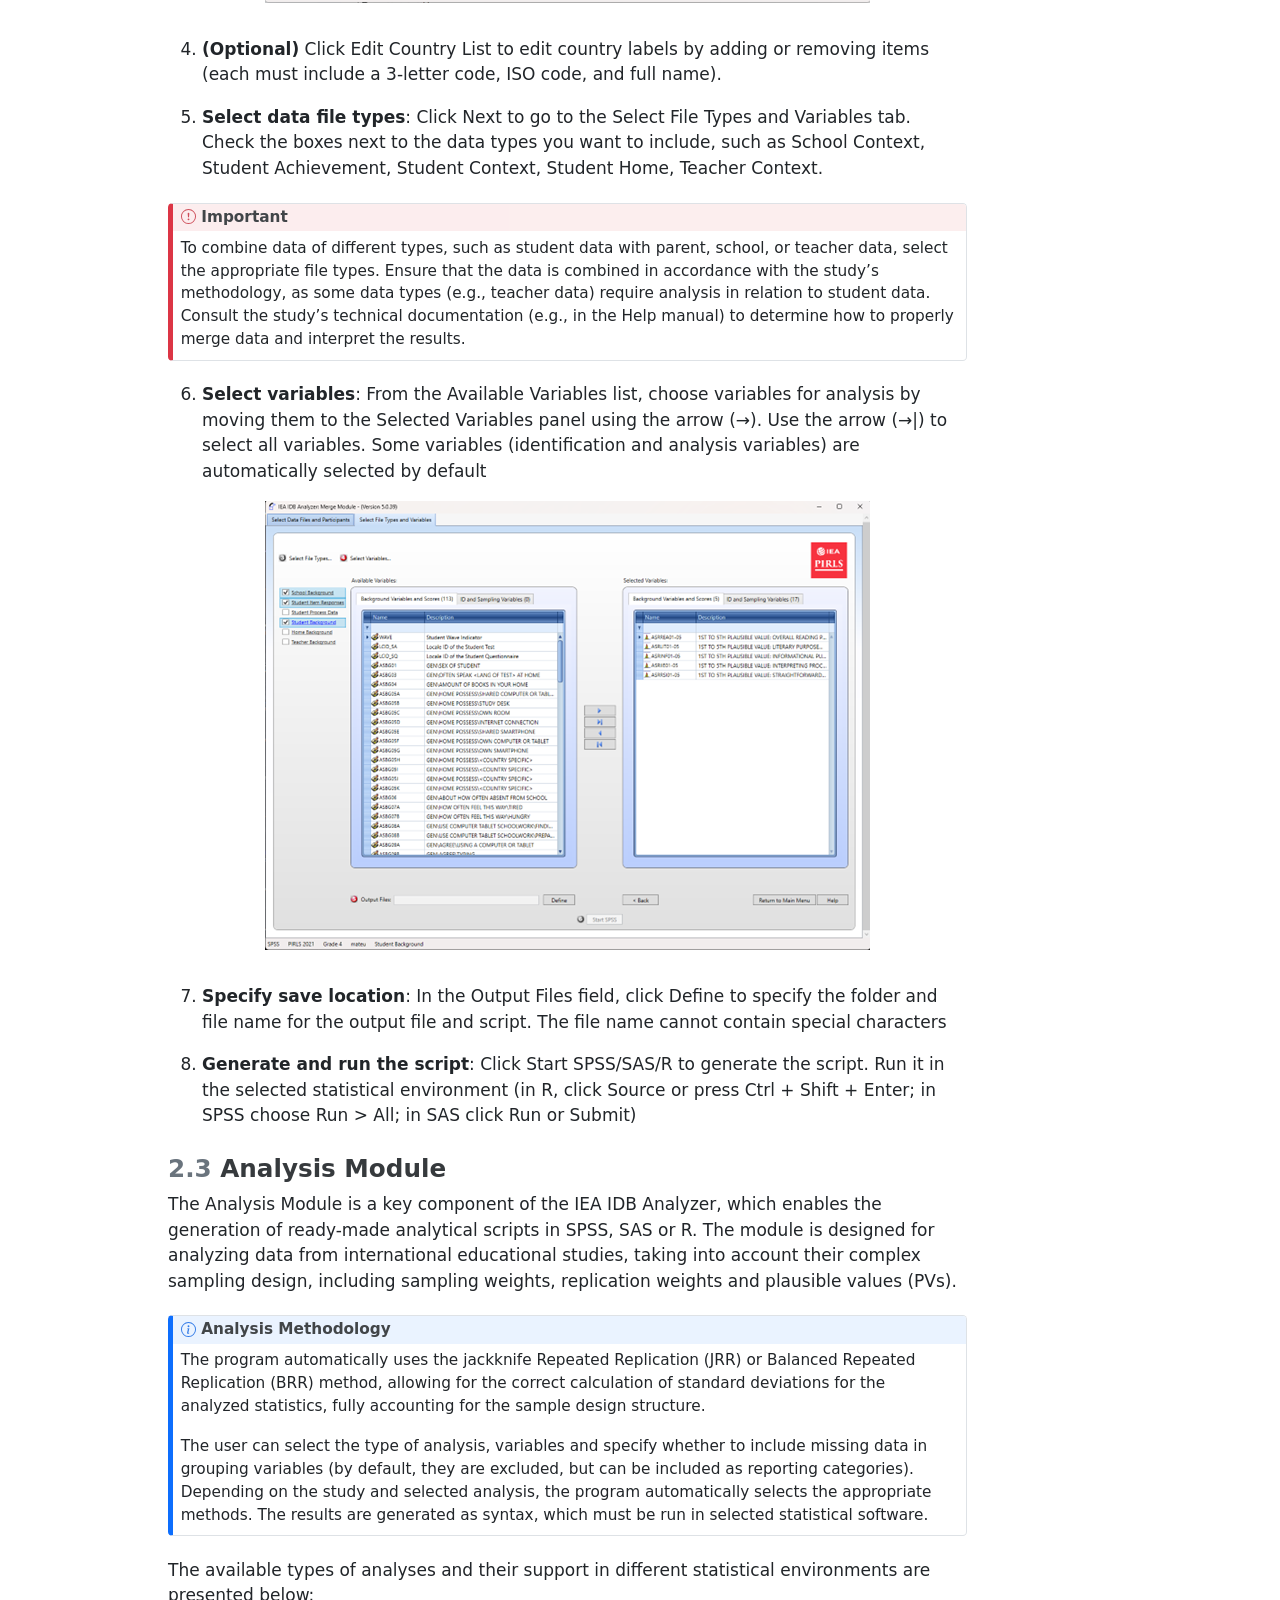
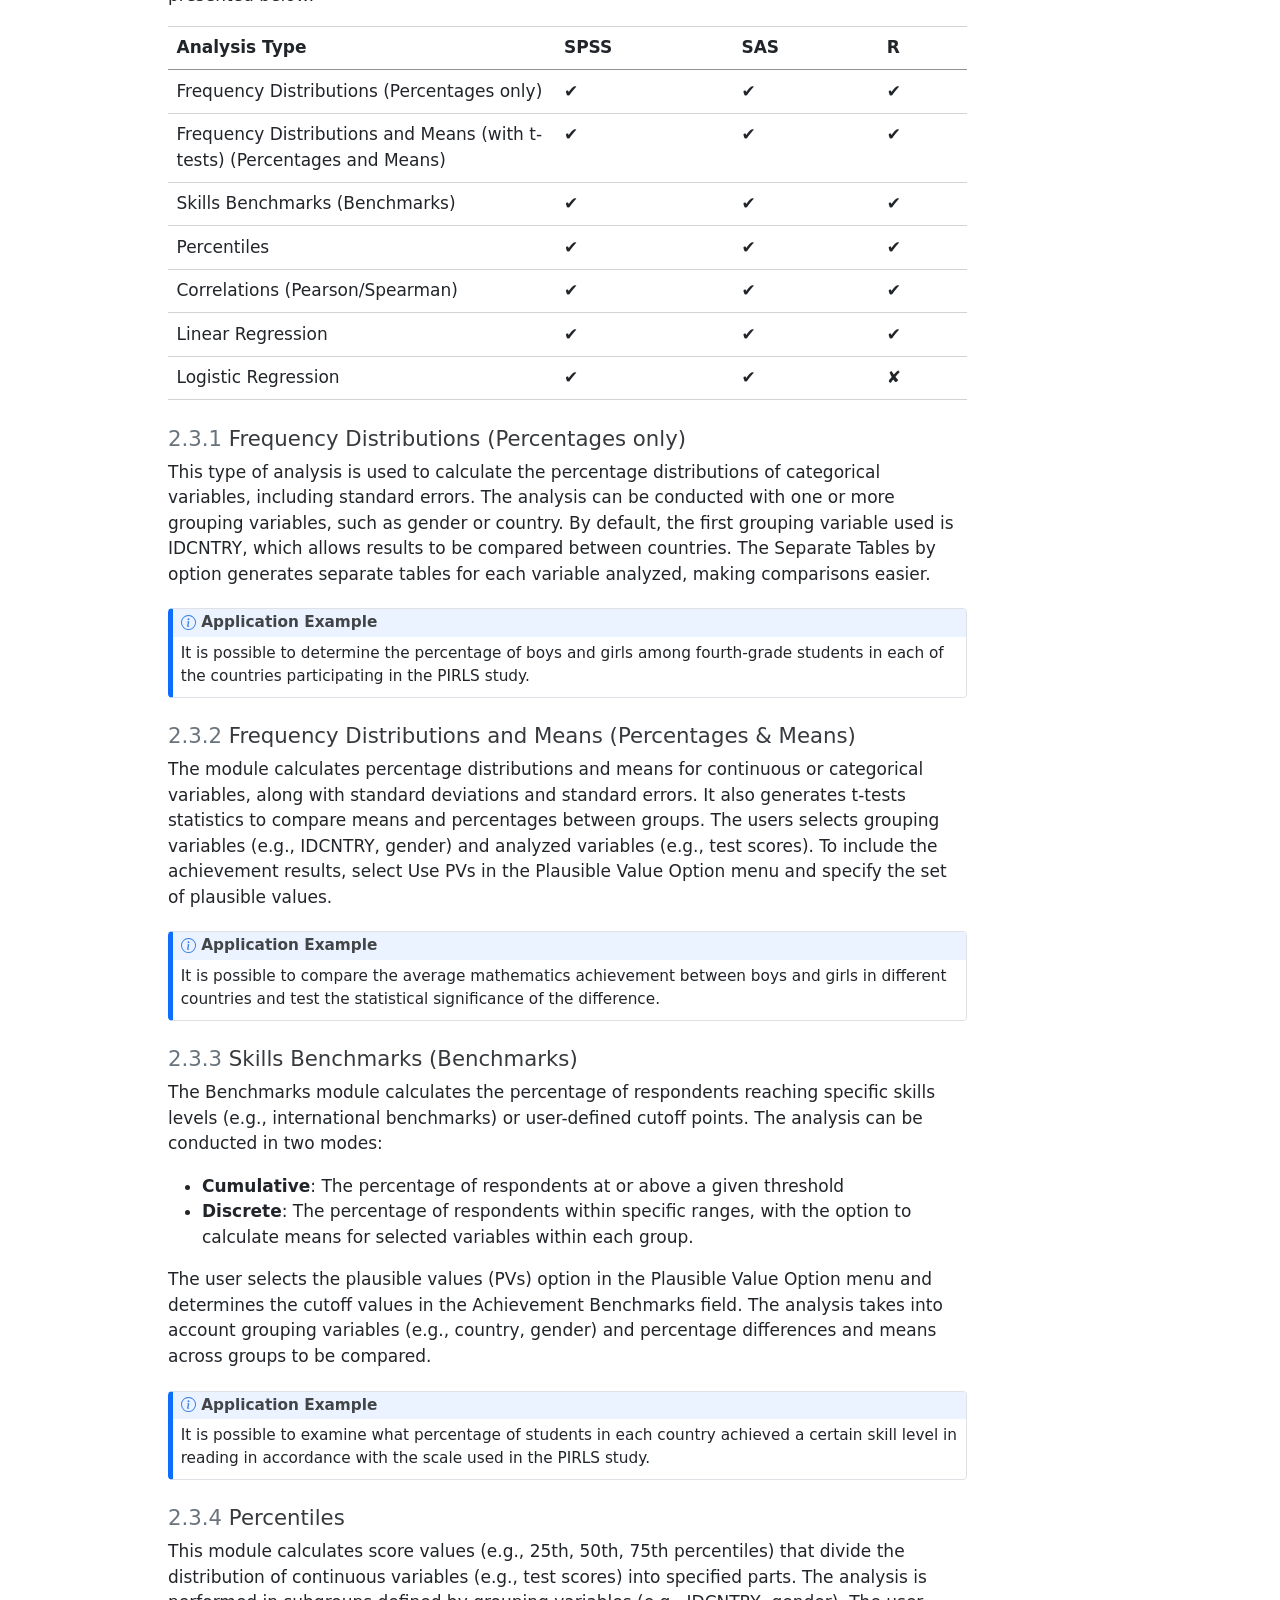
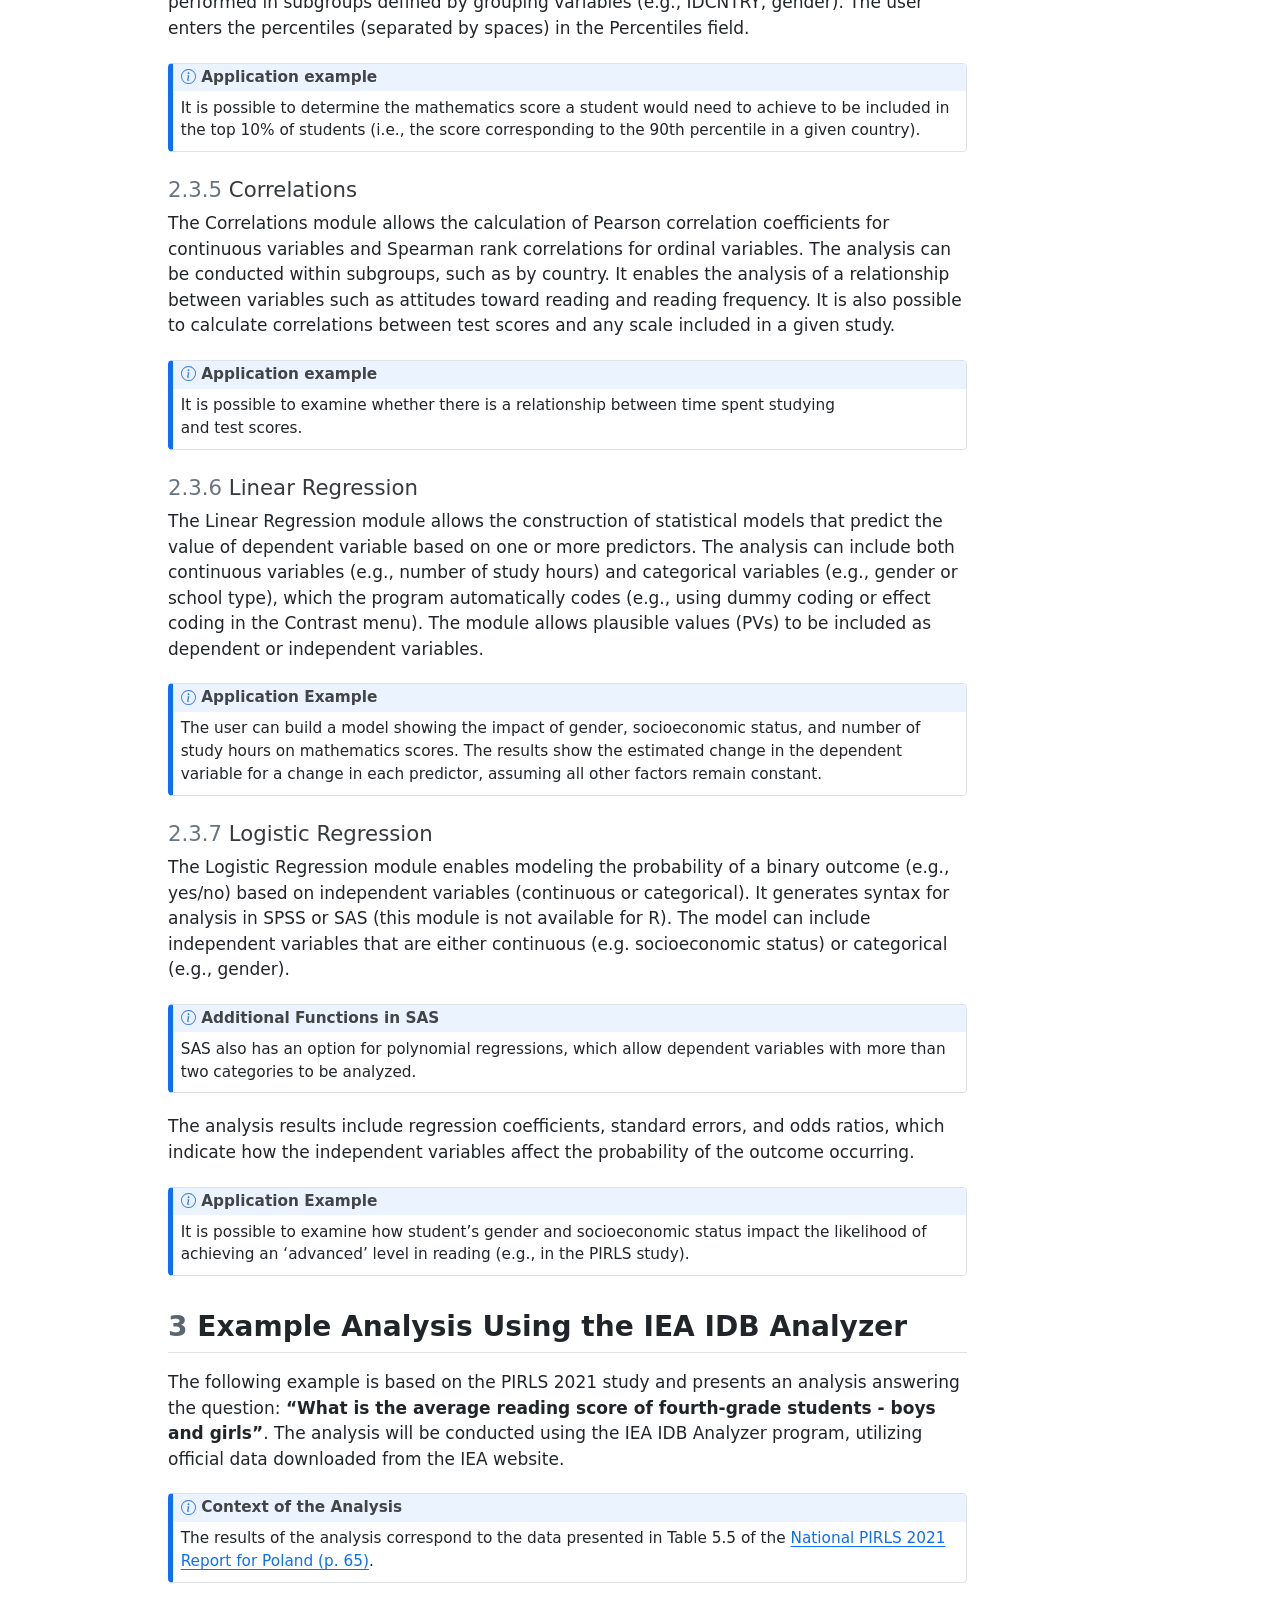
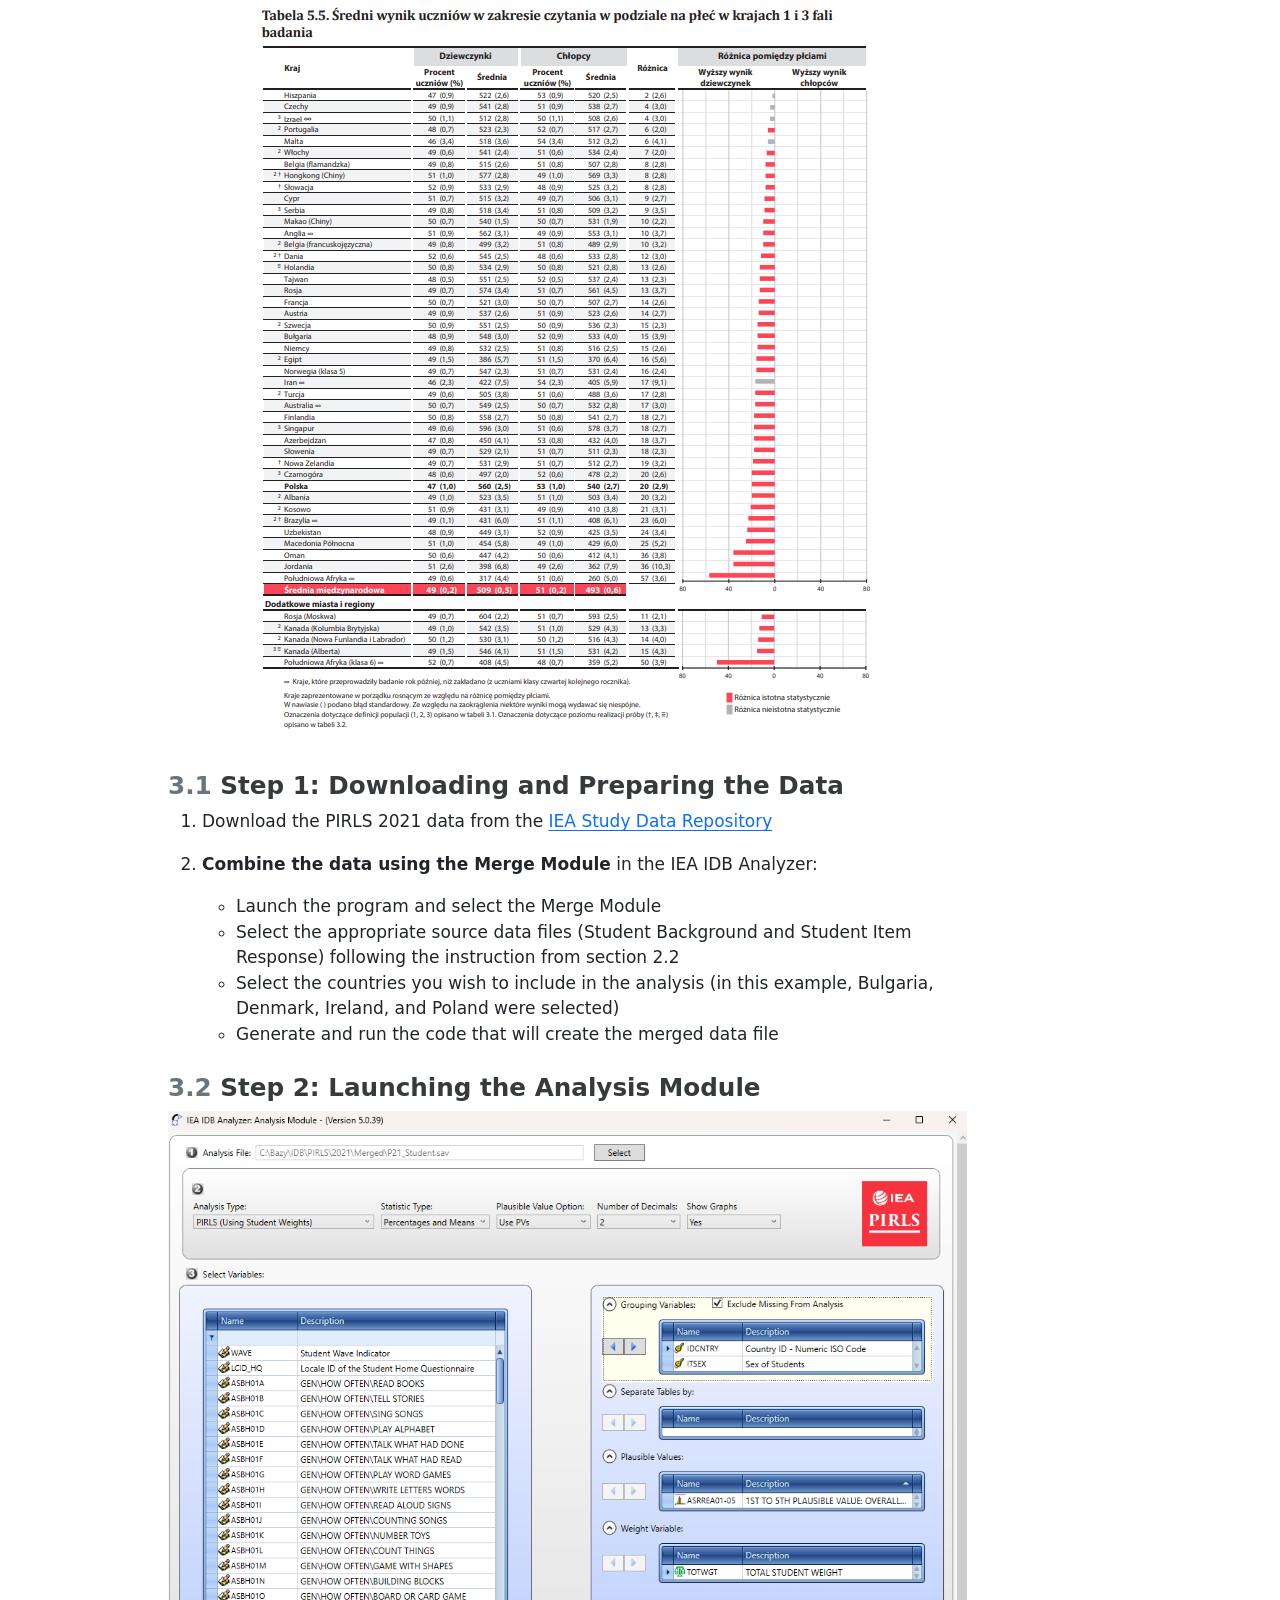
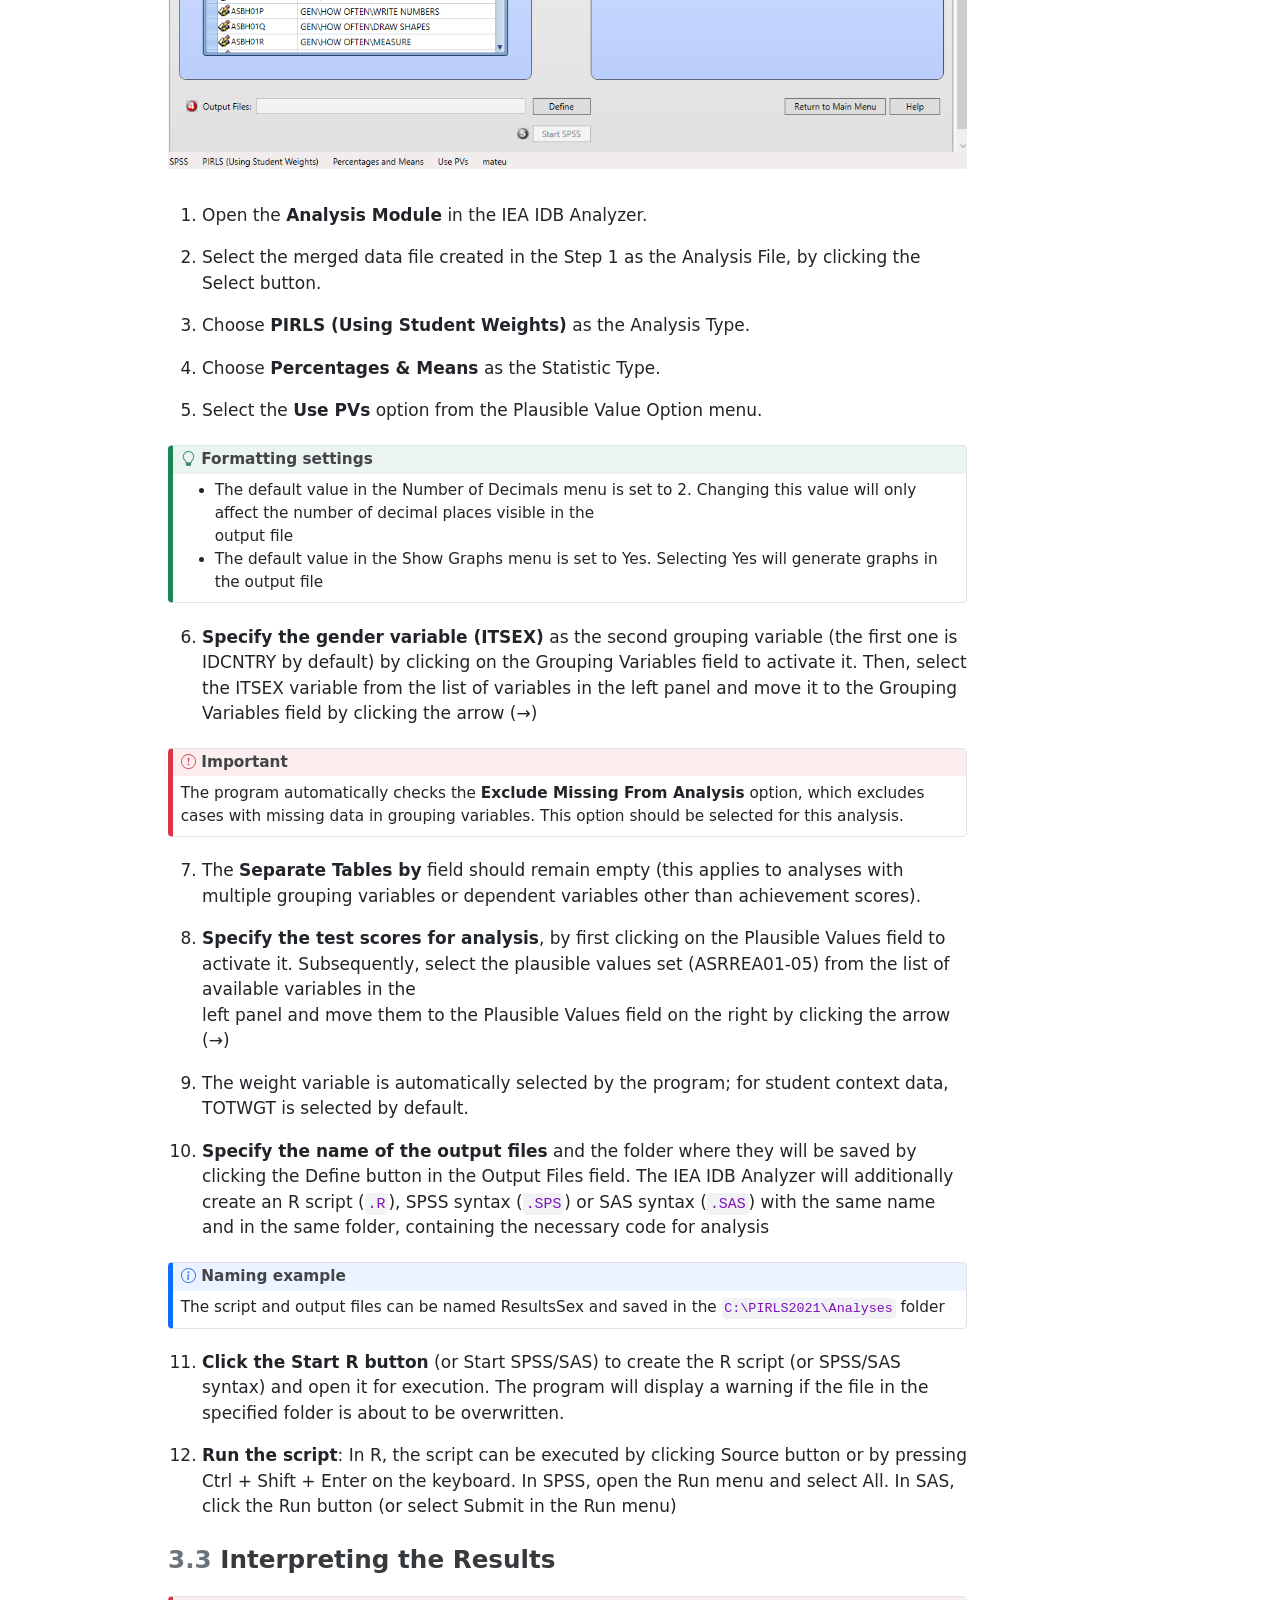
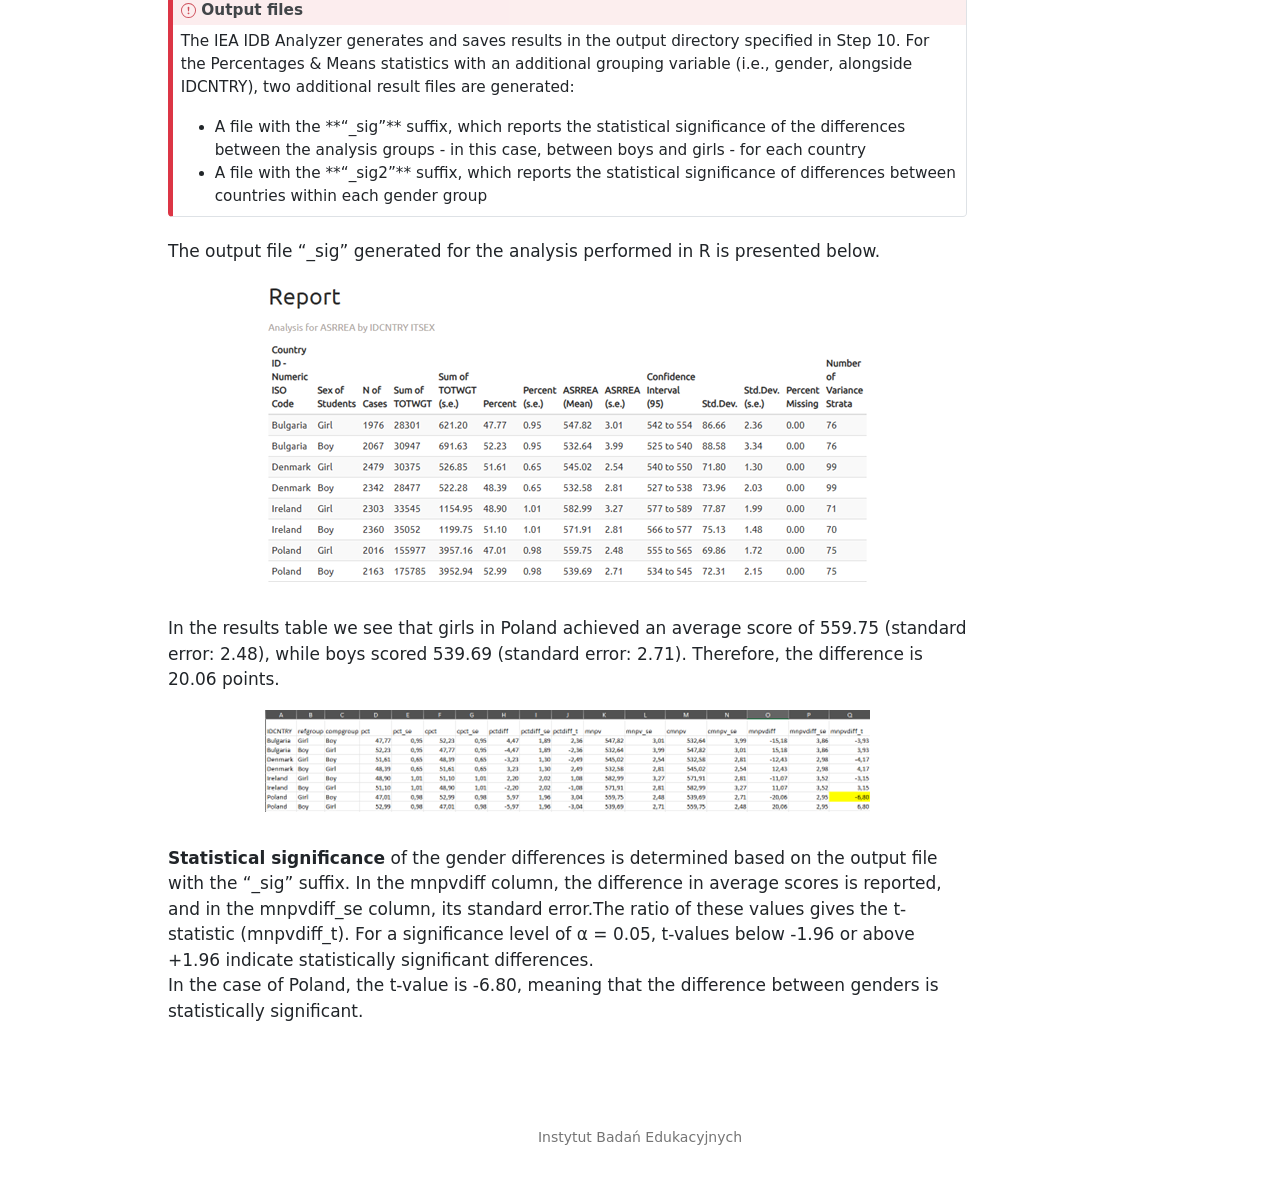
<file: docs/en/idb.html>
<!DOCTYPE html>
<html xmlns="http://www.w3.org/1999/xhtml" lang="en" xml:lang="en"><head>

<meta charset="utf-8">
<meta name="generator" content="quarto-1.9.37">

<meta name="viewport" content="width=device-width, initial-scale=1.0, user-scalable=yes">

<meta name="author" content="Mateusz Kleczaj (m.kleczaj@ibe.edu.pl)">
<meta name="author" content="Jakub Łobaszewski (j.lobaszewski@ibe.edu.pl)">

<title>Analysis of data from International Educational Studies using the IEA IDB Analyzer – ILSA Guides – IBE</title>
<style>
/* Default styles provided by pandoc.
** See https://pandoc.org/MANUAL.html#variables-for-html for config info.
*/
code{white-space: pre-wrap;}
span.smallcaps{font-variant: small-caps;}
div.columns{display: flex; gap: min(4vw, 1.5em);}
div.column{flex: auto; overflow-x: auto;}
div.hanging-indent{margin-left: 1.5em; text-indent: -1.5em;}
ul.task-list{list-style: none;}
ul.task-list li input[type="checkbox"] {
  width: 0.8em;
  margin: 0 0.8em 0.2em -1em; /* quarto-specific, see https://github.com/quarto-dev/quarto-cli/issues/4556 */ 
  vertical-align: middle;
}
</style>


<script src="../site_libs/quarto-nav/quarto-nav.js"></script>
<script src="../site_libs/quarto-nav/headroom.min.js"></script>
<script src="../site_libs/clipboard/clipboard.min.js"></script>
<script src="../site_libs/quarto-search/autocomplete.umd.js"></script>
<script src="../site_libs/quarto-search/fuse.min.js"></script>
<script src="../site_libs/quarto-search/quarto-search.js"></script>
<meta name="quarto:offset" content="../">
<script src="../site_libs/quarto-html/quarto.js" type="module"></script>
<script src="../site_libs/quarto-html/tabsets/tabsets.js" type="module"></script>
<script src="../site_libs/quarto-html/popper.min.js"></script>
<script src="../site_libs/quarto-html/tippy.umd.min.js"></script>
<script src="../site_libs/quarto-html/anchor.min.js"></script>
<link href="../site_libs/quarto-html/tippy.css" rel="stylesheet">
<link href="../site_libs/quarto-html/quarto-syntax-highlighting-7f8f88aac4f3542376d5c11b86a4c14d.css" rel="stylesheet" id="quarto-text-highlighting-styles">
<script src="../site_libs/bootstrap/bootstrap.min.js"></script>
<link href="../site_libs/bootstrap/bootstrap-icons.css" rel="stylesheet">
<link href="../site_libs/bootstrap/bootstrap-ece42c8223ec2bf36298a08f122c9a68.min.css" rel="stylesheet" append-hash="true" id="quarto-bootstrap" data-mode="light">
<script id="quarto-search-options" type="application/json">{
  "location": "navbar",
  "copy-button": false,
  "collapse-after": 3,
  "panel-placement": "end",
  "type": "overlay",
  "limit": 50,
  "keyboard-shortcut": [
    "f",
    "/",
    "s"
  ],
  "show-item-context": false,
  "language": {
    "search-no-results-text": "No results",
    "search-matching-documents-text": "matching documents",
    "search-copy-link-title": "Copy link to search",
    "search-hide-matches-text": "Hide additional matches",
    "search-more-match-text": "more match in this document",
    "search-more-matches-text": "more matches in this document",
    "search-clear-button-title": "Clear",
    "search-text-placeholder": "",
    "search-detached-cancel-button-title": "Cancel",
    "search-submit-button-title": "Submit",
    "search-label": "Search"
  }
}</script>


</head>

<body class="nav-fixed quarto-light">

<div id="quarto-search-results"></div>
  <header id="quarto-header" class="headroom fixed-top">
    <nav class="navbar navbar-expand-lg " data-bs-theme="dark">
      <div class="navbar-container container-fluid">
      <div class="navbar-brand-container mx-auto">
    <a class="navbar-brand" href="../index.html">
    <span class="navbar-title">ILSA Guides – IBE</span>
    </a>
  </div>
            <div id="quarto-search" class="" title="Search"></div>
          <button class="navbar-toggler" type="button" data-bs-toggle="collapse" data-bs-target="#navbarCollapse" aria-controls="navbarCollapse" role="menu" aria-expanded="false" aria-label="Toggle navigation" onclick="if (window.quartoToggleHeadroom) { window.quartoToggleHeadroom(); }">
  <span class="navbar-toggler-icon"></span>
</button>
          <div class="collapse navbar-collapse" id="navbarCollapse">
            <ul class="navbar-nav navbar-nav-scroll me-auto">
  <li class="nav-item dropdown ">
    <a class="nav-link dropdown-toggle" href="#" id="nav-menu-polski" role="link" data-bs-toggle="dropdown" aria-expanded="false">
 <span class="menu-text">🇵🇱 Polski</span>
    </a>
    <ul class="dropdown-menu" aria-labelledby="nav-menu-polski">    
        <li>
    <a class="dropdown-item" href="../pl/intsvy.html">
 <span class="dropdown-text">intsvy (R)</span></a>
  </li>  
        <li>
    <a class="dropdown-item" href="../pl/rrepest.html">
 <span class="dropdown-text">Rrepest (R)</span></a>
  </li>  
        <li>
    <a class="dropdown-item" href="../pl/repest.html">
 <span class="dropdown-text">repest (Stata)</span></a>
  </li>  
        <li>
    <a class="dropdown-item" href="../pl/idb.html">
 <span class="dropdown-text">IDB Analyzer</span></a>
  </li>  
        <li>
    <a class="dropdown-item" href="../pl/spss.html">
 <span class="dropdown-text">SPSS</span></a>
  </li>  
    </ul>
  </li>
  <li class="nav-item dropdown ">
    <a class="nav-link dropdown-toggle" href="#" id="nav-menu-english" role="link" data-bs-toggle="dropdown" aria-expanded="false">
 <span class="menu-text">🇬🇧 English</span>
    </a>
    <ul class="dropdown-menu" aria-labelledby="nav-menu-english">    
        <li>
    <a class="dropdown-item" href="../en/intsvy.html">
 <span class="dropdown-text">intsvy (R)</span></a>
  </li>  
        <li>
    <a class="dropdown-item" href="../en/rrepest.html">
 <span class="dropdown-text">Rrepest (R)</span></a>
  </li>  
        <li>
    <a class="dropdown-item" href="../en/repest.html">
 <span class="dropdown-text">repest (Stata)</span></a>
  </li>  
        <li>
    <a class="dropdown-item" href="../en/idb.html">
 <span class="dropdown-text">IDB Analyzer</span></a>
  </li>  
        <li>
    <a class="dropdown-item" href="../en/spss.html">
 <span class="dropdown-text">SPSS</span></a>
  </li>  
    </ul>
  </li>
</ul>
          </div> <!-- /navcollapse -->
            <div class="quarto-navbar-tools">
</div>
      </div> <!-- /container-fluid -->
    </nav>
</header>
<!-- content -->
<div id="quarto-content" class="quarto-container page-columns page-rows-contents page-layout-article page-navbar">
<!-- sidebar -->
<!-- margin-sidebar -->
    <div id="quarto-margin-sidebar" class="sidebar margin-sidebar">
        <nav id="TOC" role="doc-toc" class="toc-active" data-toc-expanded="99">
    <h2 id="toc-title">On this page</h2>
   
  <ul>
  <li><a href="#what-is-the-idb-analyzer" id="toc-what-is-the-idb-analyzer" class="nav-link active" data-scroll-target="#what-is-the-idb-analyzer"><span class="header-section-number">1</span> What is the IDB Analyzer?</a>
  <ul>
  <li><a href="#supported-studies" id="toc-supported-studies" class="nav-link" data-scroll-target="#supported-studies"><span class="header-section-number">1.1</span> Supported Studies</a></li>
  <li><a href="#downloading-data" id="toc-downloading-data" class="nav-link" data-scroll-target="#downloading-data"><span class="header-section-number">1.2</span> Downloading Data</a></li>
  <li><a href="#system-requirements-installation-and-launching-the-program" id="toc-system-requirements-installation-and-launching-the-program" class="nav-link" data-scroll-target="#system-requirements-installation-and-launching-the-program"><span class="header-section-number">1.3</span> System Requirements, Installation, and Launching the Program:</a>
  <ul>
  <li><a href="#program-installation" id="toc-program-installation" class="nav-link" data-scroll-target="#program-installation"><span class="header-section-number">1.3.1</span> Program Installation</a></li>
  <li><a href="#launching-the-application-and-available-modules" id="toc-launching-the-application-and-available-modules" class="nav-link" data-scroll-target="#launching-the-application-and-available-modules"><span class="header-section-number">1.3.2</span> Launching the Application and Available Modules</a></li>
  </ul></li>
  </ul></li>
  <li><a href="#program-modules" id="toc-program-modules" class="nav-link" data-scroll-target="#program-modules"><span class="header-section-number">2</span> Program Modules</a>
  <ul>
  <li><a href="#convert-module" id="toc-convert-module" class="nav-link" data-scroll-target="#convert-module"><span class="header-section-number">2.1</span> Convert Module</a></li>
  <li><a href="#merge-module" id="toc-merge-module" class="nav-link" data-scroll-target="#merge-module"><span class="header-section-number">2.2</span> Merge Module</a></li>
  <li><a href="#analysis-module" id="toc-analysis-module" class="nav-link" data-scroll-target="#analysis-module"><span class="header-section-number">2.3</span> Analysis Module</a>
  <ul>
  <li><a href="#frequency-distributions-percentages-only" id="toc-frequency-distributions-percentages-only" class="nav-link" data-scroll-target="#frequency-distributions-percentages-only"><span class="header-section-number">2.3.1</span> Frequency Distributions (Percentages only)</a></li>
  <li><a href="#frequency-distributions-and-means-percentages-means" id="toc-frequency-distributions-and-means-percentages-means" class="nav-link" data-scroll-target="#frequency-distributions-and-means-percentages-means"><span class="header-section-number">2.3.2</span> Frequency Distributions and Means (Percentages &amp; Means)</a></li>
  <li><a href="#skills-benchmarks-benchmarks" id="toc-skills-benchmarks-benchmarks" class="nav-link" data-scroll-target="#skills-benchmarks-benchmarks"><span class="header-section-number">2.3.3</span> Skills Benchmarks (Benchmarks)</a></li>
  <li><a href="#percentiles" id="toc-percentiles" class="nav-link" data-scroll-target="#percentiles"><span class="header-section-number">2.3.4</span> Percentiles</a></li>
  <li><a href="#correlations" id="toc-correlations" class="nav-link" data-scroll-target="#correlations"><span class="header-section-number">2.3.5</span> Correlations</a></li>
  <li><a href="#linear-regression" id="toc-linear-regression" class="nav-link" data-scroll-target="#linear-regression"><span class="header-section-number">2.3.6</span> Linear Regression</a></li>
  <li><a href="#logistic-regression" id="toc-logistic-regression" class="nav-link" data-scroll-target="#logistic-regression"><span class="header-section-number">2.3.7</span> Logistic Regression</a></li>
  </ul></li>
  </ul></li>
  <li><a href="#example-analysis-using-the-iea-idb-analyzer" id="toc-example-analysis-using-the-iea-idb-analyzer" class="nav-link" data-scroll-target="#example-analysis-using-the-iea-idb-analyzer"><span class="header-section-number">3</span> Example Analysis Using the IEA IDB Analyzer</a>
  <ul>
  <li><a href="#step-1-downloading-and-preparing-the-data" id="toc-step-1-downloading-and-preparing-the-data" class="nav-link" data-scroll-target="#step-1-downloading-and-preparing-the-data"><span class="header-section-number">3.1</span> Step 1: Downloading and Preparing the Data</a></li>
  <li><a href="#step-2-launching-the-analysis-module" id="toc-step-2-launching-the-analysis-module" class="nav-link" data-scroll-target="#step-2-launching-the-analysis-module"><span class="header-section-number">3.2</span> Step 2: Launching the Analysis Module</a></li>
  <li><a href="#interpreting-the-results" id="toc-interpreting-the-results" class="nav-link" data-scroll-target="#interpreting-the-results"><span class="header-section-number">3.3</span> Interpreting the Results</a></li>
  </ul></li>
  </ul>
<div class="quarto-alternate-formats"><h2>Other Formats</h2><ul><li><a href="idb.docx"><i class="bi bi-file-word"></i>MS Word</a></li><li><a href="idb.pdf"><i class="bi bi-file-pdf"></i>PDF</a></li></ul></div></nav>
    </div>
<!-- main -->
<main class="content" id="quarto-document-content">

<header id="title-block-header" class="quarto-title-block default">
<div class="quarto-title">
<h1 class="title">Analysis of data from International Educational Studies using the IEA IDB Analyzer</h1>
<p class="subtitle lead">User guide</p>
</div>



<div class="quarto-title-meta">

    <div>
    <div class="quarto-title-meta-heading">Authors</div>
    <div class="quarto-title-meta-contents">
             <p>Mateusz Kleczaj (m.kleczaj@ibe.edu.pl) </p>
             <p>Jakub Łobaszewski (j.lobaszewski@ibe.edu.pl) </p>
          </div>
  </div>
    
  
    
  </div>
  


</header>


<section id="what-is-the-idb-analyzer" class="level2" data-number="1">
<h2 data-number="1" class="anchored" data-anchor-id="what-is-the-idb-analyzer"><span class="header-section-number">1</span> What is the IDB Analyzer?</h2>
<p>The IDB Analyzer is a free tool developed by the International Association for the Evaluation of Educational Achievement (IEA) for working with data from international educational assessments conducted by IEA and the Organisation for Economic Co-operation and Development (OECD). It offers an intuitive interface that facilitates working with data without the need for advanced programming knowledge.</p>
<p><strong>Key features of the IDB Analyzer include:</strong></p>
<ul>
<li><strong>Generating Analytical Code</strong>: Automatically creates scripts in SPSS, SAS, or R taking into account the IEA and OECD research methodologies, including statistical weights, random sampling and plausible values (PVs).</li>
<li><strong>Data Integration</strong>: Allows various types of data files to be combined (e.g., regarding students, teachers, schools, or parents) from multiple countries into a single cohesive dataset.</li>
<li><strong>Data Preparation for Analysis</strong>: Enables the selection of specific variables and the creation of customized datasets ready for further statistical processing.</li>
<li><strong>Statistical Analysis</strong>: Allows the calculation of statistics such as means, percentages, percentiles, correlations, regression coefficients, and percentages of students achieving specific skill levels (benchmarks).</li>
<li><strong>Data Format Conversion</strong>: Enables the transformation of databases from the <code>.sav</code> format (SPSS) to <code>.RData</code> format (R), facilitating work within the R environment.</li>
</ul>
<div class="callout callout-style-default callout-important callout-titled">
<div class="callout-header d-flex align-content-center">
<div class="callout-icon-container">
<i class="callout-icon"></i>
</div>
<div class="callout-title-container flex-fill">
<span class="screen-reader-only">Important</span>Important Information About the Program’s Operation
</div>
</div>
<div class="callout-body-container callout-body">
<p>The IEA IDB Analyzer does not perform analyses independently - it generates ready-to-use code that must be run in the selected statistical environment (SPSS, SAS or R). Version 5.0 of the IEA IDB Analyzer requires R software (version 4.2.0 or newer), SPSS or SAS.</p>
</div>
</div>
<div class="callout callout-style-default callout-tip callout-titled">
<div class="callout-header d-flex align-content-center">
<div class="callout-icon-container">
<i class="callout-icon"></i>
</div>
<div class="callout-title-container flex-fill">
<span class="screen-reader-only">Tip</span>Additional Resources
</div>
</div>
<div class="callout-body-container callout-body">
<ul>
<li><p>The IEA IDB Analyzer is available for download from the <a href="https://www.iea.nl/data-tools/tools" target="_blank">IEA Data and Tools</a> website.</p></li>
<li><p>Detailed documentation, including a user manual, can be found in the application interface under the “Help” button.</p></li>
<li><p>The <a href="https://ibe.edu.pl/pl/miedzynarodowe-badania-edukacyjne-zasoby/materialy-do-analizy-danych/filmy-instruktazowe" target="_blank">Educational Research Institute - National Research Institute</a> website features instructional videos (prepared in Polish) demonstrating how to use the IEA IDB Analyzer package to analyze data from international studies.</p></li>
</ul>
</div>
</div>
<section id="supported-studies" class="level3" data-number="1.1">
<h3 data-number="1.1" class="anchored" data-anchor-id="supported-studies"><span class="header-section-number">1.1</span> Supported Studies</h3>
<p>The IEA IDB Analyzer supports data from a range of international educational studies conducted by IEA, OECD, UNESCO, and other organizations. Depending on the project, both data merging and statistical analysis are possible. Three environments are supported: SPSS, SAS, and R.</p>
<table class="caption-top table">
<colgroup>
<col style="width: 44%">
<col style="width: 26%">
<col style="width: 12%">
<col style="width: 10%">
<col style="width: 6%">
</colgroup>
<thead>
<tr class="header">
<th>Study / Organization</th>
<th>Service Type</th>
<th>SPSS</th>
<th>SAS</th>
<th>R</th>
</tr>
</thead>
<tbody>
<tr class="odd">
<td>TIMSS / PIRLS / ICILS / ICCS (IEA)</td>
<td>Data Merging and Analysis</td>
<td>✔</td>
<td>✔</td>
<td>✔</td>
</tr>
<tr class="even">
<td>TALIS / PIAAC / PISA (OECD)</td>
<td>Analysis</td>
<td>✔</td>
<td>✔</td>
<td>✔</td>
</tr>
</tbody>
</table>
</section>
<section id="downloading-data" class="level3" data-number="1.2">
<h3 data-number="1.2" class="anchored" data-anchor-id="downloading-data"><span class="header-section-number">1.2</span> Downloading Data</h3>
<p>Data and documentation (e.g., descriptions of dataset names and variables) from the studies are available on the following websites:</p>
<ul>
<li><strong>PISA</strong>: <a href="https://www.oecd.org/pisa/data" target="_blank">www.oecd.org/pisa/data</a></li>
<li><strong>TIMSS, PIRLS, ICCS, ICILS</strong>: <a href="https://www.iea.nl/data-tools/repository" target="_blank">www.iea.nl/data-tools/repository</a></li>
<li><strong>PIAAC</strong>: <a href="https://www.oecd.org/skills/piaac/data" target="_blank">www.oecd.org/skills/piaac/data</a></li>
<li><strong>TALIS</strong>: <a href="https://www.oecd.org/en/about/programmes/talis.html#data" target="_blank">www.oecd.org/en/about/programmes/talis</a></li>
</ul>
</section>
<section id="system-requirements-installation-and-launching-the-program" class="level3" data-number="1.3">
<h3 data-number="1.3" class="anchored" data-anchor-id="system-requirements-installation-and-launching-the-program"><span class="header-section-number">1.3</span> System Requirements, Installation, and Launching the Program:</h3>
<div class="callout callout-style-default callout-note callout-titled">
<div class="callout-header d-flex align-content-center">
<div class="callout-icon-container">
<i class="callout-icon"></i>
</div>
<div class="callout-title-container flex-fill">
<span class="screen-reader-only">Note</span>System Requirements
</div>
</div>
<div class="callout-body-container callout-body">
<p>Using the program requires:</p>
<ul>
<li><strong>Operating System</strong>: Windows 10 or 11
<ul>
<li>macOS users can only use the program via a virtual machine with Windows installed (e.g., Parallels Desktop or VirtualBox)</li>
</ul></li>
<li><strong>An installed analytical environment</strong>:
<ul>
<li>IBM SPSS Statistics</li>
<li>SAS</li>
<li>R (version 4.2.0 or later) with RStudio</li>
</ul></li>
<li><strong>Access to Databases</strong>: downloaded to the disk in <code>.sav</code>, <code>.sas7bdat</code>, or <code>.RData</code> format from the IEA Data and Tools Repository or the OECD website.</li>
</ul>
</div>
</div>
<section id="program-installation" class="level4" data-number="1.3.1">
<h4 data-number="1.3.1" class="anchored" data-anchor-id="program-installation"><span class="header-section-number">1.3.1</span> Program Installation</h4>
<ol type="1">
<li>Download the latest version of the installer from: https://www.iea.nl/data-tools/tools</li>
</ol>
<div class="quarto-figure quarto-figure-center">
<figure class="figure">
<p><img src="img/Obraz1.png" class="img-fluid quarto-figure quarto-figure-center figure-img"></p>
</figure>
</div>
<ol start="2" type="1">
<li>Save the installation file to any folder and run the installer as an administrator</li>
<li>Follow the installation process, keeping the default settings.</li>
<li>Once installation is complete, launch the program: Start Menu → IEA → IEA IDB Analyzer.</li>
</ol>
</section>
<section id="launching-the-application-and-available-modules" class="level4" data-number="1.3.2">
<h4 data-number="1.3.2" class="anchored" data-anchor-id="launching-the-application-and-available-modules"><span class="header-section-number">1.3.2</span> Launching the Application and Available Modules</h4>
<p>Upon launching the program, the main screen will appear allowing you to select your statistical environment: SPSS, SAS, or R.</p>
<div class="quarto-figure quarto-figure-center">
<figure class="figure">
<p><img src="img/Obraz2.png" class="img-fluid quarto-figure quarto-figure-center figure-img"></p>
</figure>
</div>
<p>Depending on the selected environment, three modules are available:</p>
<ul>
<li><strong>Convert Module</strong> - available when R is selected, it allows converting <code>.sav</code> files to <code>.RData</code> format.</li>
<li><strong>Merge Module</strong> - used for merging data from different files, which usually correspond to different tools/databases from a given study (e.g., students, teachers, schools) or databases from several countries within a given study.</li>
<li><strong>Analysis Module</strong> - allows preparing scripts or syntaxes for data analysis (in SPSS, SAS, or R).</li>
</ul>
<div class="callout callout-style-default callout-tip callout-titled">
<div class="callout-header d-flex align-content-center">
<div class="callout-icon-container">
<i class="callout-icon"></i>
</div>
<div class="callout-title-container flex-fill">
<span class="screen-reader-only">Tip</span>Recommended workflow
</div>
</div>
<div class="callout-body-container callout-body">
<p>Usually, you start with the <strong>Merge Module</strong> and then move on to the <strong>Analysis Module</strong>. When working in R, you may need to first use the <strong>Convert Module</strong> to convert the data files to a format supported by RStudio.</p>
</div>
</div>
<p>Additionally, the following buttons are available on the home screen:</p>
<ul>
<li><strong>View the Help Manual</strong> - opens the user manual.</li>
<li><strong>Access the Sample Files</strong> - allows you to download sample data.</li>
<li><strong>Exit</strong> - closes the program.</li>
</ul>
</section>
</section>
</section>
<section id="program-modules" class="level2" data-number="2">
<h2 data-number="2" class="anchored" data-anchor-id="program-modules"><span class="header-section-number">2</span> Program Modules</h2>
<p>The IEA IDB Analyzer consists of three modules that together enable the full cycle of preparing and analyzing data from international educational studies: from file conversion, to merging, to generating analytical code.</p>
<section id="convert-module" class="level3" data-number="2.1">
<h3 data-number="2.1" class="anchored" data-anchor-id="convert-module"><span class="header-section-number">2.1</span> Convert Module</h3>
<p>The Convert Module is used for converting data files in <code>.sav format</code> (SPSS) to <code>.RData format</code> (R), which is required for further analysis in the R environment. This is the first step if you plan to conduct analyses in R and the databases you have are in <code>.sav</code> format.</p>
<p><strong>Module functions:</strong></p>
<ul>
<li>Automatic detection of all <code>.sav</code> files in the specified source directory</li>
<li>Generation of a script to convert SPSS data to R</li>
<li>Conversion of variables, preserving the labels for names and values</li>
<li>Saving the output files to the destination folder and opening the completed script in RStudio or another editor</li>
</ul>
<div class="callout callout-style-default callout-warning callout-titled">
<div class="callout-header d-flex align-content-center">
<div class="callout-icon-container">
<i class="callout-icon"></i>
</div>
<div class="callout-title-container flex-fill">
<span class="screen-reader-only">Warning</span>Requirements and Recommendations
</div>
</div>
<div class="callout-body-container callout-body">
<ul>
<li>All variables must have labels assigned; otherwise, errors may occur</li>
<li>It is recommended to keep source and output files in separate folders</li>
<li>R and RStudio must be installed.</li>
</ul>
</div>
</div>
<p><strong>Usage steps:</strong></p>
<div class="quarto-figure quarto-figure-center">
<figure class="figure">
<p><img src="img/Obraz3.png" class="img-fluid quarto-figure quarto-figure-center figure-img"></p>
</figure>
</div>
<ol type="1">
<li>Launch the program and select the “R” environment</li>
<li>Click the “Convert Files from SPSS to R” button</li>
<li>Specify the source directory containing the <code>.sav</code> files</li>
<li>Specify the target directory where the <code>.RData</code> files should be saved</li>
<li>Define the name of the conversion script</li>
<li>Click “Convert” and run the generated conversion script in RStudio</li>
</ol>
</section>
<section id="merge-module" class="level3" data-number="2.2">
<h3 data-number="2.2" class="anchored" data-anchor-id="merge-module"><span class="header-section-number">2.2</span> Merge Module</h3>
<p>The Merge Module is used for combining data from multiple countries and different levels and sources (e.g., students, teachers, schools), creating a single coherent dataset ready for analysis. The program automatically generates code in the selected language (SPSS, SAS, or R) that enables the creation of an integrated data file according to the user’s configuration.</p>
<p><strong>Main Functions of the Module:</strong></p>
<ul>
<li>Merging data from multiple countries participating in the study</li>
<li>Integrating files from different respondent types (e.g., students, schools, teachers)</li>
<li>Selecting variables for analysis – the ability to limit the number of variables in the created dataset</li>
<li>Editing the country list (changing labels, adding or removing items)</li>
</ul>
<div class="callout callout-style-default callout-warning callout-titled">
<div class="callout-header d-flex align-content-center">
<div class="callout-icon-container">
<i class="callout-icon"></i>
</div>
<div class="callout-title-container flex-fill">
<span class="screen-reader-only">Warning</span>Limitations and notes
</div>
</div>
<div class="callout-body-container callout-body">
<ul>
<li>The module supports only one study edition at a time (e.g., PIRLS 2016). To merge data from different cycles (e.g., PIRLS 2011 and 2016), datasets must be prepared outside the program (instructions on how to do this are often provided in the technical reports of the study data)</li>
<li>In the R environment, the Merge Module uses the <code>left_join()</code> function from the <code>dplyr</code> package. To maintain compatibility, it is recommended to use the same method when combining data outside the program</li>
<li>The program identifies files based on their names, which must follow predefined patterns. Therefore, the output file should not be saved in the same folder as the source files, as this may lead to errors</li>
<li>Files must contain variable and value labels (especially important in the R environment), and the file structure must be consistent across countries</li>
</ul>
</div>
</div>
<p><strong>Usage steps:</strong></p>
<ol type="1">
<li><p><strong>Launch the program</strong> and select the statistical environment (SPSS, SAS, or R). Go to the Merge Module tab</p></li>
<li><p><strong>Select the data folder</strong>: Choose the folder containing the previously downloaded data files from the selected study. All files must be in the same folder. The program will automatically recognize the study, cycle, and population, displaying a list of available countries</p></li>
<li><p><strong>Select Countries for Analysis</strong>: From the Available Participants list, select countries by clicking them and moving them to the Selected Participants panel using the arrow key (→) or double-clicking. To select multiple countries, hold down the Ctrl key. Use the arrow key (→|) to select all countries</p></li>
</ol>
<div class="quarto-figure quarto-figure-center">
<figure class="figure">
<p><img src="img/Obraz4.png" class="img-fluid quarto-figure quarto-figure-center figure-img"></p>
</figure>
</div>
<ol start="4" type="1">
<li><p><strong>(Optional)</strong> Click Edit Country List to edit country labels by adding or removing items (each must include a 3-letter code, ISO code, and full name).</p></li>
<li><p><strong>Select data file types</strong>: Click Next to go to the Select File Types and Variables tab. Check the boxes next to the data types you want to include, such as School Context, Student Achievement, Student Context, Student Home, Teacher Context.</p></li>
</ol>
<div class="callout callout-style-default callout-important callout-titled">
<div class="callout-header d-flex align-content-center">
<div class="callout-icon-container">
<i class="callout-icon"></i>
</div>
<div class="callout-title-container flex-fill">
Important
</div>
</div>
<div class="callout-body-container callout-body">
<p>To combine data of different types, such as student data with parent, school, or teacher data, select the appropriate file types. Ensure that the data is combined in accordance with the study’s methodology, as some data types (e.g., teacher data) require analysis in relation to student data. Consult the study’s technical documentation (e.g., in the Help manual) to determine how to properly merge data and interpret the results.</p>
</div>
</div>
<ol start="6" type="1">
<li><strong>Select variables</strong>: From the Available Variables list, choose variables for analysis by moving them to the Selected Variables panel using the arrow (→). Use the arrow (→|) to select all variables. Some variables (identification and analysis variables) are automatically selected by default</li>
</ol>
<div class="quarto-figure quarto-figure-center">
<figure class="figure">
<p><img src="img/Obraz5.png" class="img-fluid quarto-figure quarto-figure-center figure-img"></p>
</figure>
</div>
<ol start="7" type="1">
<li><p><strong>Specify save location</strong>: In the Output Files field, click Define to specify the folder and file name for the output file and script. The file name cannot contain special characters</p></li>
<li><p><strong>Generate and run the script</strong>: Click Start SPSS/SAS/R to generate the script. Run it in the selected statistical environment (in R, click Source or press Ctrl + Shift + Enter; in SPSS choose Run &gt; All; in SAS click Run or Submit)</p></li>
</ol>
</section>
<section id="analysis-module" class="level3" data-number="2.3">
<h3 data-number="2.3" class="anchored" data-anchor-id="analysis-module"><span class="header-section-number">2.3</span> Analysis Module</h3>
<p>The Analysis Module is a key component of the IEA IDB Analyzer, which enables the generation of ready-made analytical scripts in SPSS, SAS or R. The module is designed for analyzing data from international educational studies, taking into account their complex sampling design, including sampling weights, replication weights and plausible values (PVs).</p>
<div class="callout callout-style-default callout-note callout-titled">
<div class="callout-header d-flex align-content-center">
<div class="callout-icon-container">
<i class="callout-icon"></i>
</div>
<div class="callout-title-container flex-fill">
<span class="screen-reader-only">Note</span>Analysis Methodology
</div>
</div>
<div class="callout-body-container callout-body">
<p>The program automatically uses the jackknife Repeated Replication (JRR) or Balanced Repeated Replication (BRR) method, allowing for the correct calculation of standard deviations for the analyzed statistics, fully accounting for the sample design structure.</p>
<p>The user can select the type of analysis, variables and specify whether to include missing data in grouping variables (by default, they are excluded, but can be included as reporting categories). Depending on the study and selected analysis, the program automatically selects the appropriate methods. The results are generated as syntax, which must be run in selected statistical software.</p>
</div>
</div>
<p>The available types of analyses and their support in different statistical environments are presented below:</p>
<table class="caption-top table">
<colgroup>
<col style="width: 48%">
<col style="width: 22%">
<col style="width: 18%">
<col style="width: 11%">
</colgroup>
<thead>
<tr class="header">
<th>Analysis Type</th>
<th>SPSS</th>
<th>SAS</th>
<th>R</th>
</tr>
</thead>
<tbody>
<tr class="odd">
<td>Frequency Distributions (Percentages only)</td>
<td>✔</td>
<td>✔</td>
<td>✔</td>
</tr>
<tr class="even">
<td>Frequency Distributions and Means (with t-tests) (Percentages and Means)</td>
<td>✔</td>
<td>✔</td>
<td>✔</td>
</tr>
<tr class="odd">
<td>Skills Benchmarks (Benchmarks)</td>
<td>✔</td>
<td>✔</td>
<td>✔</td>
</tr>
<tr class="even">
<td>Percentiles</td>
<td>✔</td>
<td>✔</td>
<td>✔</td>
</tr>
<tr class="odd">
<td>Correlations (Pearson/Spearman)</td>
<td>✔</td>
<td>✔</td>
<td>✔</td>
</tr>
<tr class="even">
<td>Linear Regression</td>
<td>✔</td>
<td>✔</td>
<td>✔</td>
</tr>
<tr class="odd">
<td>Logistic Regression</td>
<td>✔</td>
<td>✔</td>
<td>✘</td>
</tr>
</tbody>
</table>
<section id="frequency-distributions-percentages-only" class="level4" data-number="2.3.1">
<h4 data-number="2.3.1" class="anchored" data-anchor-id="frequency-distributions-percentages-only"><span class="header-section-number">2.3.1</span> Frequency Distributions (Percentages only)</h4>
<p>This type of analysis is used to calculate the percentage distributions of categorical variables, including standard errors. The analysis can be conducted with one or more grouping variables, such as gender or country. By default, the first grouping variable used is IDCNTRY, which allows results to be compared between countries. The Separate Tables by option generates separate tables for each variable analyzed, making comparisons easier.</p>
<div class="callout callout-style-default callout-note callout-titled">
<div class="callout-header d-flex align-content-center">
<div class="callout-icon-container">
<i class="callout-icon"></i>
</div>
<div class="callout-title-container flex-fill">
<span class="screen-reader-only">Note</span>Application Example
</div>
</div>
<div class="callout-body-container callout-body">
<p>It is possible to determine the percentage of boys and girls among fourth-grade students in each of the countries participating in the PIRLS study.</p>
</div>
</div>
</section>
<section id="frequency-distributions-and-means-percentages-means" class="level4" data-number="2.3.2">
<h4 data-number="2.3.2" class="anchored" data-anchor-id="frequency-distributions-and-means-percentages-means"><span class="header-section-number">2.3.2</span> Frequency Distributions and Means (Percentages &amp; Means)</h4>
<p>The module calculates percentage distributions and means for continuous or categorical variables, along with standard deviations and standard errors. It also generates t-tests statistics to compare means and percentages between groups. The users selects grouping variables (e.g., IDCNTRY, gender) and analyzed variables (e.g., test scores). To include the achievement results, select Use PVs in the Plausible Value Option menu and specify the set of plausible values.</p>
<div class="callout callout-style-default callout-note callout-titled">
<div class="callout-header d-flex align-content-center">
<div class="callout-icon-container">
<i class="callout-icon"></i>
</div>
<div class="callout-title-container flex-fill">
<span class="screen-reader-only">Note</span>Application Example
</div>
</div>
<div class="callout-body-container callout-body">
<p>It is possible to compare the average mathematics achievement between boys and girls in different countries and test the statistical significance of the difference.</p>
</div>
</div>
</section>
<section id="skills-benchmarks-benchmarks" class="level4" data-number="2.3.3">
<h4 data-number="2.3.3" class="anchored" data-anchor-id="skills-benchmarks-benchmarks"><span class="header-section-number">2.3.3</span> Skills Benchmarks (Benchmarks)</h4>
<p>The Benchmarks module calculates the percentage of respondents reaching specific skills levels (e.g., international benchmarks) or user-defined cutoff points. The analysis can be conducted in two modes:</p>
<ul>
<li><strong>Cumulative</strong>: The percentage of respondents at or above a given threshold</li>
<li><strong>Discrete</strong>: The percentage of respondents within specific ranges, with the option to calculate means for selected variables within each group.</li>
</ul>
<p>The user selects the plausible values (PVs) option in the Plausible Value Option menu and determines the cutoff values in the Achievement Benchmarks field. The analysis takes into account grouping variables (e.g., country, gender) and percentage differences and means across groups to be compared.</p>
<div class="callout callout-style-default callout-note callout-titled">
<div class="callout-header d-flex align-content-center">
<div class="callout-icon-container">
<i class="callout-icon"></i>
</div>
<div class="callout-title-container flex-fill">
<span class="screen-reader-only">Note</span>Application Example
</div>
</div>
<div class="callout-body-container callout-body">
<p>It is possible to examine what percentage of students in each country achieved a certain skill level in reading in accordance with the scale used in the PIRLS study.</p>
</div>
</div>
</section>
<section id="percentiles" class="level4" data-number="2.3.4">
<h4 data-number="2.3.4" class="anchored" data-anchor-id="percentiles"><span class="header-section-number">2.3.4</span> Percentiles</h4>
<p>This module calculates score values (e.g., 25th, 50th, 75th percentiles) that divide the distribution of continuous variables (e.g., test scores) into specified parts. The analysis is performed in subgroups defined by grouping variables (e.g., IDCNTRY, gender). The user enters the percentiles (separated by spaces) in the Percentiles field.</p>
<div class="callout callout-style-default callout-note callout-titled">
<div class="callout-header d-flex align-content-center">
<div class="callout-icon-container">
<i class="callout-icon"></i>
</div>
<div class="callout-title-container flex-fill">
<span class="screen-reader-only">Note</span>Application example
</div>
</div>
<div class="callout-body-container callout-body">
<p>It is possible to determine the mathematics score a student would need to achieve to be included in the top 10% of students (i.e., the score corresponding to the 90th percentile in a given country).</p>
</div>
</div>
</section>
<section id="correlations" class="level4" data-number="2.3.5">
<h4 data-number="2.3.5" class="anchored" data-anchor-id="correlations"><span class="header-section-number">2.3.5</span> Correlations</h4>
<p>The Correlations module allows the calculation of Pearson correlation coefficients for continuous variables and Spearman rank correlations for ordinal variables. The analysis can be conducted within subgroups, such as by country. It enables the analysis of a relationship between variables such as attitudes toward reading and reading frequency. It is also possible to calculate correlations between test scores and any scale included in a given study.</p>
<div class="callout callout-style-default callout-note callout-titled">
<div class="callout-header d-flex align-content-center">
<div class="callout-icon-container">
<i class="callout-icon"></i>
</div>
<div class="callout-title-container flex-fill">
<span class="screen-reader-only">Note</span>Application example
</div>
</div>
<div class="callout-body-container callout-body">
<p>It is possible to examine whether there is a relationship between time spent studying<br> and test scores.</p>
</div>
</div>
</section>
<section id="linear-regression" class="level4" data-number="2.3.6">
<h4 data-number="2.3.6" class="anchored" data-anchor-id="linear-regression"><span class="header-section-number">2.3.6</span> Linear Regression</h4>
<p>The Linear Regression module allows the construction of statistical models that predict the value of dependent variable based on one or more predictors. The analysis can include both continuous variables (e.g., number of study hours) and categorical variables (e.g., gender or school type), which the program automatically codes (e.g., using dummy coding or effect coding in the Contrast menu). The module allows plausible values (PVs) to be included as dependent or independent variables.</p>
<div class="callout callout-style-default callout-note callout-titled">
<div class="callout-header d-flex align-content-center">
<div class="callout-icon-container">
<i class="callout-icon"></i>
</div>
<div class="callout-title-container flex-fill">
<span class="screen-reader-only">Note</span>Application Example
</div>
</div>
<div class="callout-body-container callout-body">
<p>The user can build a model showing the impact of gender, socioeconomic status, and number of study hours on mathematics scores. The results show the estimated change in the dependent variable for a change in each predictor, assuming all other factors remain constant.</p>
</div>
</div>
</section>
<section id="logistic-regression" class="level4" data-number="2.3.7">
<h4 data-number="2.3.7" class="anchored" data-anchor-id="logistic-regression"><span class="header-section-number">2.3.7</span> Logistic Regression</h4>
<p>The Logistic Regression module enables modeling the probability of a binary outcome (e.g., yes/no) based on independent variables (continuous or categorical). It generates syntax for analysis in SPSS or SAS (this module is not available for R). The model can include independent variables that are either continuous (e.g.&nbsp;socioeconomic status) or categorical (e.g., gender).</p>
<div class="callout callout-style-default callout-note callout-titled">
<div class="callout-header d-flex align-content-center">
<div class="callout-icon-container">
<i class="callout-icon"></i>
</div>
<div class="callout-title-container flex-fill">
<span class="screen-reader-only">Note</span>Additional Functions in SAS
</div>
</div>
<div class="callout-body-container callout-body">
<p>SAS also has an option for polynomial regressions, which allow dependent variables with more than two categories to be analyzed.</p>
</div>
</div>
<p>The analysis results include regression coefficients, standard errors, and odds ratios, which indicate how the independent variables affect the probability of the outcome occurring.</p>
<div class="callout callout-style-default callout-note callout-titled">
<div class="callout-header d-flex align-content-center">
<div class="callout-icon-container">
<i class="callout-icon"></i>
</div>
<div class="callout-title-container flex-fill">
<span class="screen-reader-only">Note</span>Application Example
</div>
</div>
<div class="callout-body-container callout-body">
<p>It is possible to examine how student’s gender and socioeconomic status impact the likelihood of achieving an ‘advanced’ level in reading (e.g., in the PIRLS study).</p>
</div>
</div>
</section>
</section>
</section>
<section id="example-analysis-using-the-iea-idb-analyzer" class="level2" data-number="3">
<h2 data-number="3" class="anchored" data-anchor-id="example-analysis-using-the-iea-idb-analyzer"><span class="header-section-number">3</span> Example Analysis Using the IEA IDB Analyzer</h2>
<p>The following example is based on the PIRLS 2021 study and presents an analysis answering the question: <strong>“What is the average reading score of fourth-grade students - boys and girls”</strong>. The analysis will be conducted using the IEA IDB Analyzer program, utilizing official data downloaded from the IEA website.</p>
<div class="callout callout-style-default callout-note callout-titled">
<div class="callout-header d-flex align-content-center">
<div class="callout-icon-container">
<i class="callout-icon"></i>
</div>
<div class="callout-title-container flex-fill">
<span class="screen-reader-only">Note</span>Context of the Analysis
</div>
</div>
<div class="callout-body-container callout-body">
<p>The results of the analysis correspond to the data presented in Table 5.5 of the <a href="https://pirls.ibe.edu.pl/wp-content/uploads/2023/05/PIRLS_2021_Wyniki-miedzynarodowego-badania-osiagniec-czwartoklasistow-w-czytaniu.pdf" target="_blank">National PIRLS 2021 Report for Poland (p.&nbsp;65)</a>.</p>
</div>
</div>
<div class="quarto-figure quarto-figure-center">
<figure class="figure">
<p><img src="img/Obraz6.png" class="img-fluid quarto-figure quarto-figure-center figure-img"></p>
</figure>
</div>
<section id="step-1-downloading-and-preparing-the-data" class="level3" data-number="3.1">
<h3 data-number="3.1" class="anchored" data-anchor-id="step-1-downloading-and-preparing-the-data"><span class="header-section-number">3.1</span> Step 1: Downloading and Preparing the Data</h3>
<ol type="1">
<li><p>Download the PIRLS 2021 data from the <a href="https://www.iea.nl/data-tools/repository" target="_blank">IEA Study Data Repository</a></p></li>
<li><p><strong>Combine the data using the Merge Module</strong> in the IEA IDB Analyzer:</p>
<ul>
<li>Launch the program and select the Merge Module</li>
<li>Select the appropriate source data files (Student Background and Student Item Response) following the instruction from section 2.2</li>
<li>Select the countries you wish to include in the analysis (in this example, Bulgaria, Denmark, Ireland, and Poland were selected)</li>
<li>Generate and run the code that will create the merged data file</li>
</ul></li>
</ol>
</section>
<section id="step-2-launching-the-analysis-module" class="level3" data-number="3.2">
<h3 data-number="3.2" class="anchored" data-anchor-id="step-2-launching-the-analysis-module"><span class="header-section-number">3.2</span> Step 2: Launching the Analysis Module</h3>
<div class="quarto-figure quarto-figure-center">
<figure class="figure">
<p><img src="img/Obraz7.png" class="img-fluid quarto-figure quarto-figure-center figure-img"></p>
</figure>
</div>
<ol type="1">
<li><p>Open the <strong>Analysis Module</strong> in the IEA IDB Analyzer.</p></li>
<li><p>Select the merged data file created in the Step 1 as the Analysis File, by clicking the Select button.</p></li>
<li><p>Choose <strong>PIRLS (Using Student Weights)</strong> as the Analysis Type.</p></li>
<li><p>Choose <strong>Percentages &amp; Means</strong> as the Statistic Type.</p></li>
<li><p>Select the <strong>Use PVs</strong> option from the Plausible Value Option menu.</p></li>
</ol>
<div class="callout callout-style-default callout-tip callout-titled">
<div class="callout-header d-flex align-content-center">
<div class="callout-icon-container">
<i class="callout-icon"></i>
</div>
<div class="callout-title-container flex-fill">
<span class="screen-reader-only">Tip</span>Formatting settings
</div>
</div>
<div class="callout-body-container callout-body">
<ul>
<li>The default value in the Number of Decimals menu is set to 2. Changing this value will only affect the number of decimal places visible in the <br>output file</li>
<li>The default value in the Show Graphs menu is set to Yes. Selecting Yes will generate graphs in the output file</li>
</ul>
</div>
</div>
<ol start="6" type="1">
<li><strong>Specify the gender variable (ITSEX)</strong> as the second grouping variable (the first one is IDCNTRY by default) by clicking on the Grouping Variables field to activate it. Then, select the ITSEX variable from the list of variables in the left panel and move it to the Grouping Variables field by clicking the arrow (→)</li>
</ol>
<div class="callout callout-style-default callout-important callout-titled">
<div class="callout-header d-flex align-content-center">
<div class="callout-icon-container">
<i class="callout-icon"></i>
</div>
<div class="callout-title-container flex-fill">
Important
</div>
</div>
<div class="callout-body-container callout-body">
<p>The program automatically checks the <strong>Exclude Missing From Analysis</strong> option, which excludes cases with missing data in grouping variables. This option should be selected for this analysis.</p>
</div>
</div>
<ol start="7" type="1">
<li><p>The <strong>Separate Tables by</strong> field should remain empty (this applies to analyses with multiple grouping variables or dependent variables other than achievement scores).</p></li>
<li><p><strong>Specify the test scores for analysis</strong>, by first clicking on the Plausible Values field to activate it. Subsequently, select the plausible values set (ASRREA01-05) from the list of available variables in the <br>left panel and move them to the Plausible Values field on the right by clicking the arrow (→)</p></li>
<li><p>The weight variable is automatically selected by the program; for student context data, TOTWGT is selected by default.</p></li>
<li><p><strong>Specify the name of the output files</strong> and the folder where they will be saved by clicking the Define button in the Output Files field. The IEA IDB Analyzer will additionally create an R script (<code>.R</code>), SPSS syntax (<code>.SPS</code>) or SAS syntax (<code>.SAS</code>) with the same name and in the same folder, containing the necessary code for analysis</p></li>
</ol>
<div class="callout callout-style-default callout-note callout-titled">
<div class="callout-header d-flex align-content-center">
<div class="callout-icon-container">
<i class="callout-icon"></i>
</div>
<div class="callout-title-container flex-fill">
<span class="screen-reader-only">Note</span>Naming example
</div>
</div>
<div class="callout-body-container callout-body">
<p>The script and output files can be named ResultsSex and saved in the <code>C:\PIRLS2021\Analyses</code> folder</p>
</div>
</div>
<ol start="11" type="1">
<li><p><strong>Click the Start R button</strong> (or Start SPSS/SAS) to create the R script (or SPSS/SAS syntax) and open it for execution. The program will display a warning if the file in the specified folder is about to be overwritten.</p></li>
<li><p><strong>Run the script</strong>: In R, the script can be executed by clicking Source button or by pressing Ctrl + Shift + Enter on the keyboard. In SPSS, open the Run menu and select All. In SAS, click the Run button (or select Submit in the Run menu)</p></li>
</ol>
</section>
<section id="interpreting-the-results" class="level3" data-number="3.3">
<h3 data-number="3.3" class="anchored" data-anchor-id="interpreting-the-results"><span class="header-section-number">3.3</span> Interpreting the Results</h3>
<div class="callout callout-style-default callout-important callout-titled">
<div class="callout-header d-flex align-content-center">
<div class="callout-icon-container">
<i class="callout-icon"></i>
</div>
<div class="callout-title-container flex-fill">
<span class="screen-reader-only">Important</span>Output files
</div>
</div>
<div class="callout-body-container callout-body">
<p>The IEA IDB Analyzer generates and saves results in the output directory specified in Step 10. For the Percentages &amp; Means statistics with an additional grouping variable (i.e., gender, alongside IDCNTRY), two additional result files are generated:</p>
<ul>
<li>A file with the **“_sig”** suffix, which reports the statistical significance of the differences between the analysis groups - in this case, between boys and girls - for each country</li>
<li>A file with the **“_sig2”** suffix, which reports the statistical significance of differences between countries within each gender group</li>
</ul>
</div>
</div>
<p>The output file “_sig” generated for the analysis performed in R is presented below.</p>
<div class="quarto-figure quarto-figure-center">
<figure class="figure">
<p><img src="img/Obraz8.png" class="img-fluid quarto-figure quarto-figure-center figure-img"></p>
</figure>
</div>
<p>In the results table we see that girls in Poland achieved an average score of 559.75 (standard error: 2.48), while boys scored 539.69 (standard error: 2.71). Therefore, the difference is 20.06 points.</p>
<div class="quarto-figure quarto-figure-center">
<figure class="figure">
<p><img src="img/Obraz9.png" class="img-fluid quarto-figure quarto-figure-center figure-img"></p>
</figure>
</div>
<p><strong>Statistical significance</strong> of the gender differences is determined based on the output file with the “_sig” suffix. In the mnpvdiff column, the difference in average scores is reported, and in the mnpvdiff_se column, its standard error.The ratio of these values gives the t-statistic (mnpvdiff_t). For a significance level of α = 0.05, t-values below -1.96 or above +1.96 indicate statistically significant differences. <br>In the case of Poland, the t-value is -6.80, meaning that the difference between genders is statistically significant.</p>


</section>
</section>

</main> <!-- /main -->
<script id="quarto-html-after-body" type="application/javascript">
  window.document.addEventListener("DOMContentLoaded", function (event) {
    const icon = "";
    const anchorJS = new window.AnchorJS();
    anchorJS.options = {
      placement: 'right',
      icon: icon
    };
    anchorJS.add('.anchored');
    const isCodeAnnotation = (el) => {
      for (const clz of el.classList) {
        if (clz.startsWith('code-annotation-')) {                     
          return true;
        }
      }
      return false;
    }
    const onCopySuccess = function(e) {
      // button target
      const button = e.trigger;
      // don't keep focus
      button.blur();
      // flash "checked"
      button.classList.add('code-copy-button-checked');
      var currentTitle = button.getAttribute("title");
      button.setAttribute("title", "Copied!");
      let tooltip;
      if (window.bootstrap) {
        button.setAttribute("data-bs-toggle", "tooltip");
        button.setAttribute("data-bs-placement", "left");
        button.setAttribute("data-bs-title", "Copied!");
        tooltip = new bootstrap.Tooltip(button, 
          { trigger: "manual", 
            customClass: "code-copy-button-tooltip",
            offset: [0, -8]});
        tooltip.show();    
      }
      setTimeout(function() {
        if (tooltip) {
          tooltip.hide();
          button.removeAttribute("data-bs-title");
          button.removeAttribute("data-bs-toggle");
          button.removeAttribute("data-bs-placement");
        }
        button.setAttribute("title", currentTitle);
        button.classList.remove('code-copy-button-checked');
      }, 1000);
      // clear code selection
      e.clearSelection();
    }
    const getTextToCopy = function(trigger) {
      const outerScaffold = trigger.parentElement.cloneNode(true);
      const codeEl = outerScaffold.querySelector('code');
      for (const childEl of codeEl.children) {
        if (isCodeAnnotation(childEl)) {
          childEl.remove();
        }
      }
      return codeEl.innerText;
    }
    const clipboard = new window.ClipboardJS('.code-copy-button:not([data-in-quarto-modal])', {
      text: getTextToCopy
    });
    clipboard.on('success', onCopySuccess);
    if (window.document.getElementById('quarto-embedded-source-code-modal')) {
      const clipboardModal = new window.ClipboardJS('.code-copy-button[data-in-quarto-modal]', {
        text: getTextToCopy,
        container: window.document.getElementById('quarto-embedded-source-code-modal')
      });
      clipboardModal.on('success', onCopySuccess);
    }
      var localhostRegex = new RegExp(/^(?:http|https):\/\/localhost\:?[0-9]*\//);
      var mailtoRegex = new RegExp(/^mailto:/);
        var filterRegex = new RegExp('/' + window.location.host + '/');
      var isInternal = (href) => {
          return filterRegex.test(href) || localhostRegex.test(href) || mailtoRegex.test(href);
      }
      // Inspect non-navigation links and adorn them if external
     var links = window.document.querySelectorAll('a[href]:not(.nav-link):not(.navbar-brand):not(.toc-action):not(.sidebar-link):not(.sidebar-item-toggle):not(.pagination-link):not(.no-external):not([aria-hidden]):not(.dropdown-item):not(.quarto-navigation-tool):not(.about-link)');
      for (var i=0; i<links.length; i++) {
        const link = links[i];
        if (!isInternal(link.href)) {
          // undo the damage that might have been done by quarto-nav.js in the case of
          // links that we want to consider external
          if (link.dataset.originalHref !== undefined) {
            link.href = link.dataset.originalHref;
          }
        }
      }
    function tippyHover(el, contentFn, onTriggerFn, onUntriggerFn) {
      const config = {
        allowHTML: true,
        maxWidth: 500,
        delay: 100,
        arrow: false,
        appendTo: function(el) {
            return el.parentElement;
        },
        interactive: true,
        interactiveBorder: 10,
        theme: 'quarto',
        placement: 'bottom-start',
      };
      if (contentFn) {
        config.content = contentFn;
      }
      if (onTriggerFn) {
        config.onTrigger = onTriggerFn;
      }
      if (onUntriggerFn) {
        config.onUntrigger = onUntriggerFn;
      }
      window.tippy(el, config); 
    }
    const noterefs = window.document.querySelectorAll('a[role="doc-noteref"]');
    for (var i=0; i<noterefs.length; i++) {
      const ref = noterefs[i];
      tippyHover(ref, function() {
        // use id or data attribute instead here
        let href = ref.getAttribute('data-footnote-href') || ref.getAttribute('href');
        try { href = new URL(href).hash; } catch {}
        const id = href.replace(/^#\/?/, "");
        const note = window.document.getElementById(id);
        if (note) {
          return note.innerHTML;
        } else {
          return "";
        }
      });
    }
    const xrefs = window.document.querySelectorAll('a.quarto-xref');
    const processXRef = (id, note) => {
      // Strip column container classes
      const stripColumnClz = (el) => {
        el.classList.remove("page-full", "page-columns");
        if (el.children) {
          for (const child of el.children) {
            stripColumnClz(child);
          }
        }
      }
      stripColumnClz(note)
      if (id === null || id.startsWith('sec-')) {
        // Special case sections, only their first couple elements
        const container = document.createElement("div");
        if (note.children && note.children.length > 2) {
          container.appendChild(note.children[0].cloneNode(true));
          for (let i = 1; i < note.children.length; i++) {
            const child = note.children[i];
            if (child.tagName === "P" && child.innerText === "") {
              continue;
            } else {
              container.appendChild(child.cloneNode(true));
              break;
            }
          }
          if (window.Quarto?.typesetMath) {
            window.Quarto.typesetMath(container);
          }
          return container.innerHTML
        } else {
          if (window.Quarto?.typesetMath) {
            window.Quarto.typesetMath(note);
          }
          return note.innerHTML;
        }
      } else {
        // Remove any anchor links if they are present
        const anchorLink = note.querySelector('a.anchorjs-link');
        if (anchorLink) {
          anchorLink.remove();
        }
        if (window.Quarto?.typesetMath) {
          window.Quarto.typesetMath(note);
        }
        if (note.classList.contains("callout")) {
          return note.outerHTML;
        } else {
          return note.innerHTML;
        }
      }
    }
    for (var i=0; i<xrefs.length; i++) {
      const xref = xrefs[i];
      tippyHover(xref, undefined, function(instance) {
        instance.disable();
        let url = xref.getAttribute('href');
        let hash = undefined; 
        if (url.startsWith('#')) {
          hash = url;
        } else {
          try { hash = new URL(url).hash; } catch {}
        }
        if (hash) {
          const id = hash.replace(/^#\/?/, "");
          const note = window.document.getElementById(id);
          if (note !== null) {
            try {
              const html = processXRef(id, note.cloneNode(true));
              instance.setContent(html);
            } finally {
              instance.enable();
              instance.show();
            }
          } else {
            // See if we can fetch this
            fetch(url.split('#')[0])
            .then(res => res.text())
            .then(html => {
              const parser = new DOMParser();
              const htmlDoc = parser.parseFromString(html, "text/html");
              const note = htmlDoc.getElementById(id);
              if (note !== null) {
                const html = processXRef(id, note);
                instance.setContent(html);
              } 
            }).finally(() => {
              instance.enable();
              instance.show();
            });
          }
        } else {
          // See if we can fetch a full url (with no hash to target)
          // This is a special case and we should probably do some content thinning / targeting
          fetch(url)
          .then(res => res.text())
          .then(html => {
            const parser = new DOMParser();
            const htmlDoc = parser.parseFromString(html, "text/html");
            const note = htmlDoc.querySelector('main.content');
            if (note !== null) {
              // This should only happen for chapter cross references
              // (since there is no id in the URL)
              // remove the first header
              if (note.children.length > 0 && note.children[0].tagName === "HEADER") {
                note.children[0].remove();
              }
              const html = processXRef(null, note);
              instance.setContent(html);
            } 
          }).finally(() => {
            instance.enable();
            instance.show();
          });
        }
      }, function(instance) {
      });
    }
        let selectedAnnoteEl;
        const selectorForAnnotation = ( cell, annotation) => {
          let cellAttr = 'data-code-cell="' + cell + '"';
          let lineAttr = 'data-code-annotation="' +  annotation + '"';
          const selector = 'span[' + cellAttr + '][' + lineAttr + ']';
          return selector;
        }
        const selectCodeLines = (annoteEl) => {
          const doc = window.document;
          const targetCell = annoteEl.getAttribute("data-target-cell");
          const targetAnnotation = annoteEl.getAttribute("data-target-annotation");
          const annoteSpan = window.document.querySelector(selectorForAnnotation(targetCell, targetAnnotation));
          const lines = annoteSpan.getAttribute("data-code-lines").split(",");
          const lineIds = lines.map((line) => {
            return targetCell + "-" + line;
          })
          let top = null;
          let height = null;
          let parent = null;
          if (lineIds.length > 0) {
              //compute the position of the single el (top and bottom and make a div)
              const el = window.document.getElementById(lineIds[0]);
              top = el.offsetTop;
              height = el.offsetHeight;
              parent = el.parentElement.parentElement;
            if (lineIds.length > 1) {
              const lastEl = window.document.getElementById(lineIds[lineIds.length - 1]);
              const bottom = lastEl.offsetTop + lastEl.offsetHeight;
              height = bottom - top;
            }
            if (top !== null && height !== null && parent !== null) {
              // cook up a div (if necessary) and position it 
              let div = window.document.getElementById("code-annotation-line-highlight");
              if (div === null) {
                div = window.document.createElement("div");
                div.setAttribute("id", "code-annotation-line-highlight");
                div.style.position = 'absolute';
                parent.appendChild(div);
              }
              div.style.top = top - 2 + "px";
              div.style.height = height + 4 + "px";
              div.style.left = 0;
              let gutterDiv = window.document.getElementById("code-annotation-line-highlight-gutter");
              if (gutterDiv === null) {
                gutterDiv = window.document.createElement("div");
                gutterDiv.setAttribute("id", "code-annotation-line-highlight-gutter");
                gutterDiv.style.position = 'absolute';
                const codeCell = window.document.getElementById(targetCell);
                const gutter = codeCell.querySelector('.code-annotation-gutter');
                gutter.appendChild(gutterDiv);
              }
              gutterDiv.style.top = top - 2 + "px";
              gutterDiv.style.height = height + 4 + "px";
            }
            selectedAnnoteEl = annoteEl;
          }
        };
        const unselectCodeLines = () => {
          const elementsIds = ["code-annotation-line-highlight", "code-annotation-line-highlight-gutter"];
          elementsIds.forEach((elId) => {
            const div = window.document.getElementById(elId);
            if (div) {
              div.remove();
            }
          });
          selectedAnnoteEl = undefined;
        };
          // Handle positioning of the toggle
      window.addEventListener(
        "resize",
        throttle(() => {
          elRect = undefined;
          if (selectedAnnoteEl) {
            selectCodeLines(selectedAnnoteEl);
          }
        }, 10)
      );
      function throttle(fn, ms) {
      let throttle = false;
      let timer;
        return (...args) => {
          if(!throttle) { // first call gets through
              fn.apply(this, args);
              throttle = true;
          } else { // all the others get throttled
              if(timer) clearTimeout(timer); // cancel #2
              timer = setTimeout(() => {
                fn.apply(this, args);
                timer = throttle = false;
              }, ms);
          }
        };
      }
        // Attach click handler to the DT
        const annoteDls = window.document.querySelectorAll('dt[data-target-cell]');
        for (const annoteDlNode of annoteDls) {
          annoteDlNode.addEventListener('click', (event) => {
            const clickedEl = event.target;
            if (clickedEl !== selectedAnnoteEl) {
              unselectCodeLines();
              const activeEl = window.document.querySelector('dt[data-target-cell].code-annotation-active');
              if (activeEl) {
                activeEl.classList.remove('code-annotation-active');
              }
              selectCodeLines(clickedEl);
              clickedEl.classList.add('code-annotation-active');
            } else {
              // Unselect the line
              unselectCodeLines();
              clickedEl.classList.remove('code-annotation-active');
            }
          });
        }
    const findCites = (el) => {
      const parentEl = el.parentElement;
      if (parentEl) {
        const cites = parentEl.dataset.cites;
        if (cites) {
          return {
            el,
            cites: cites.split(' ')
          };
        } else {
          return findCites(el.parentElement)
        }
      } else {
        return undefined;
      }
    };
    var bibliorefs = window.document.querySelectorAll('a[role="doc-biblioref"]');
    for (var i=0; i<bibliorefs.length; i++) {
      const ref = bibliorefs[i];
      const citeInfo = findCites(ref);
      if (citeInfo) {
        tippyHover(citeInfo.el, function() {
          var popup = window.document.createElement('div');
          citeInfo.cites.forEach(function(cite) {
            var citeDiv = window.document.createElement('div');
            citeDiv.classList.add('hanging-indent');
            citeDiv.classList.add('csl-entry');
            var biblioDiv = window.document.getElementById('ref-' + cite);
            if (biblioDiv) {
              citeDiv.innerHTML = biblioDiv.innerHTML;
            }
            popup.appendChild(citeDiv);
          });
          return popup.innerHTML;
        });
      }
    }
  });
  </script>
</div> <!-- /content -->
<footer class="footer">
  <div class="nav-footer">
    <div class="nav-footer-left">
      &nbsp;
    </div>   
    <div class="nav-footer-center">
<p>Instytut Badań Edukacyjnych</p>
</div>
    <div class="nav-footer-right">
      &nbsp;
    </div>
  </div>
</footer>




</body></html>
</file>
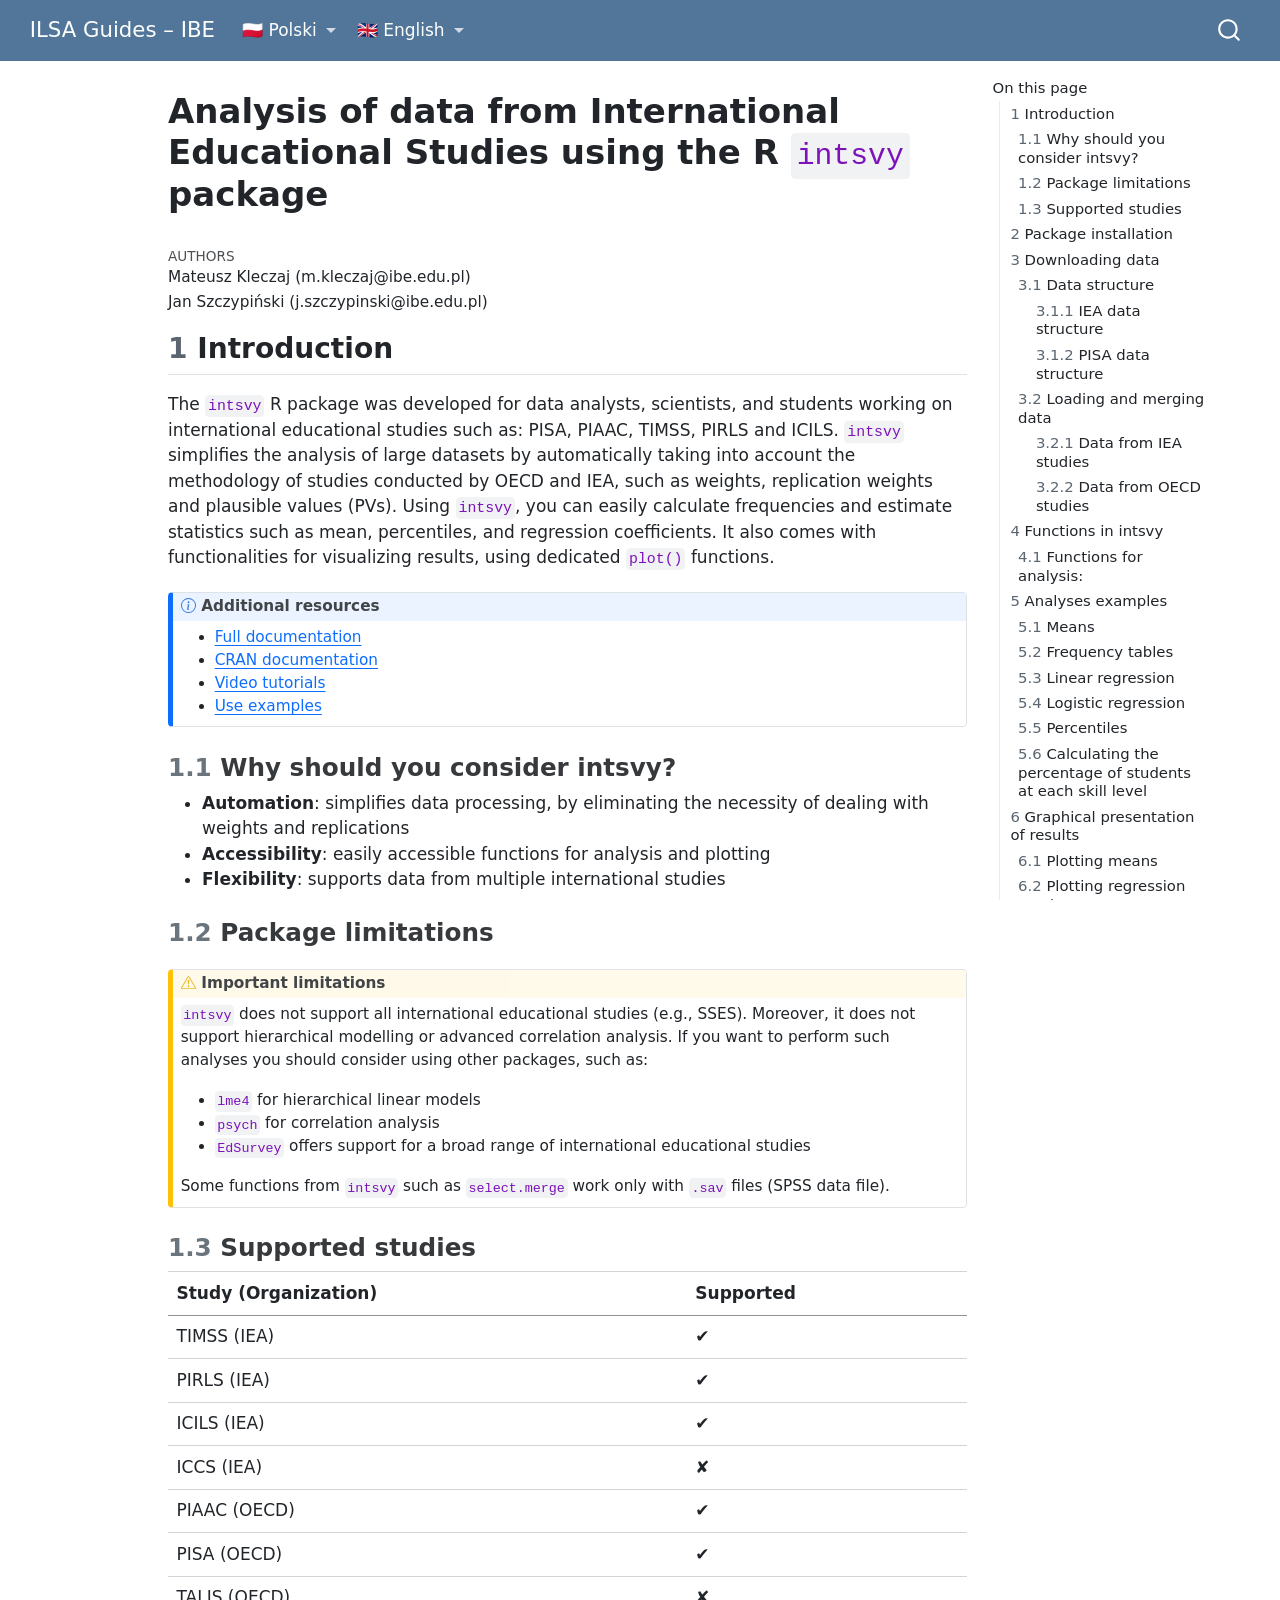
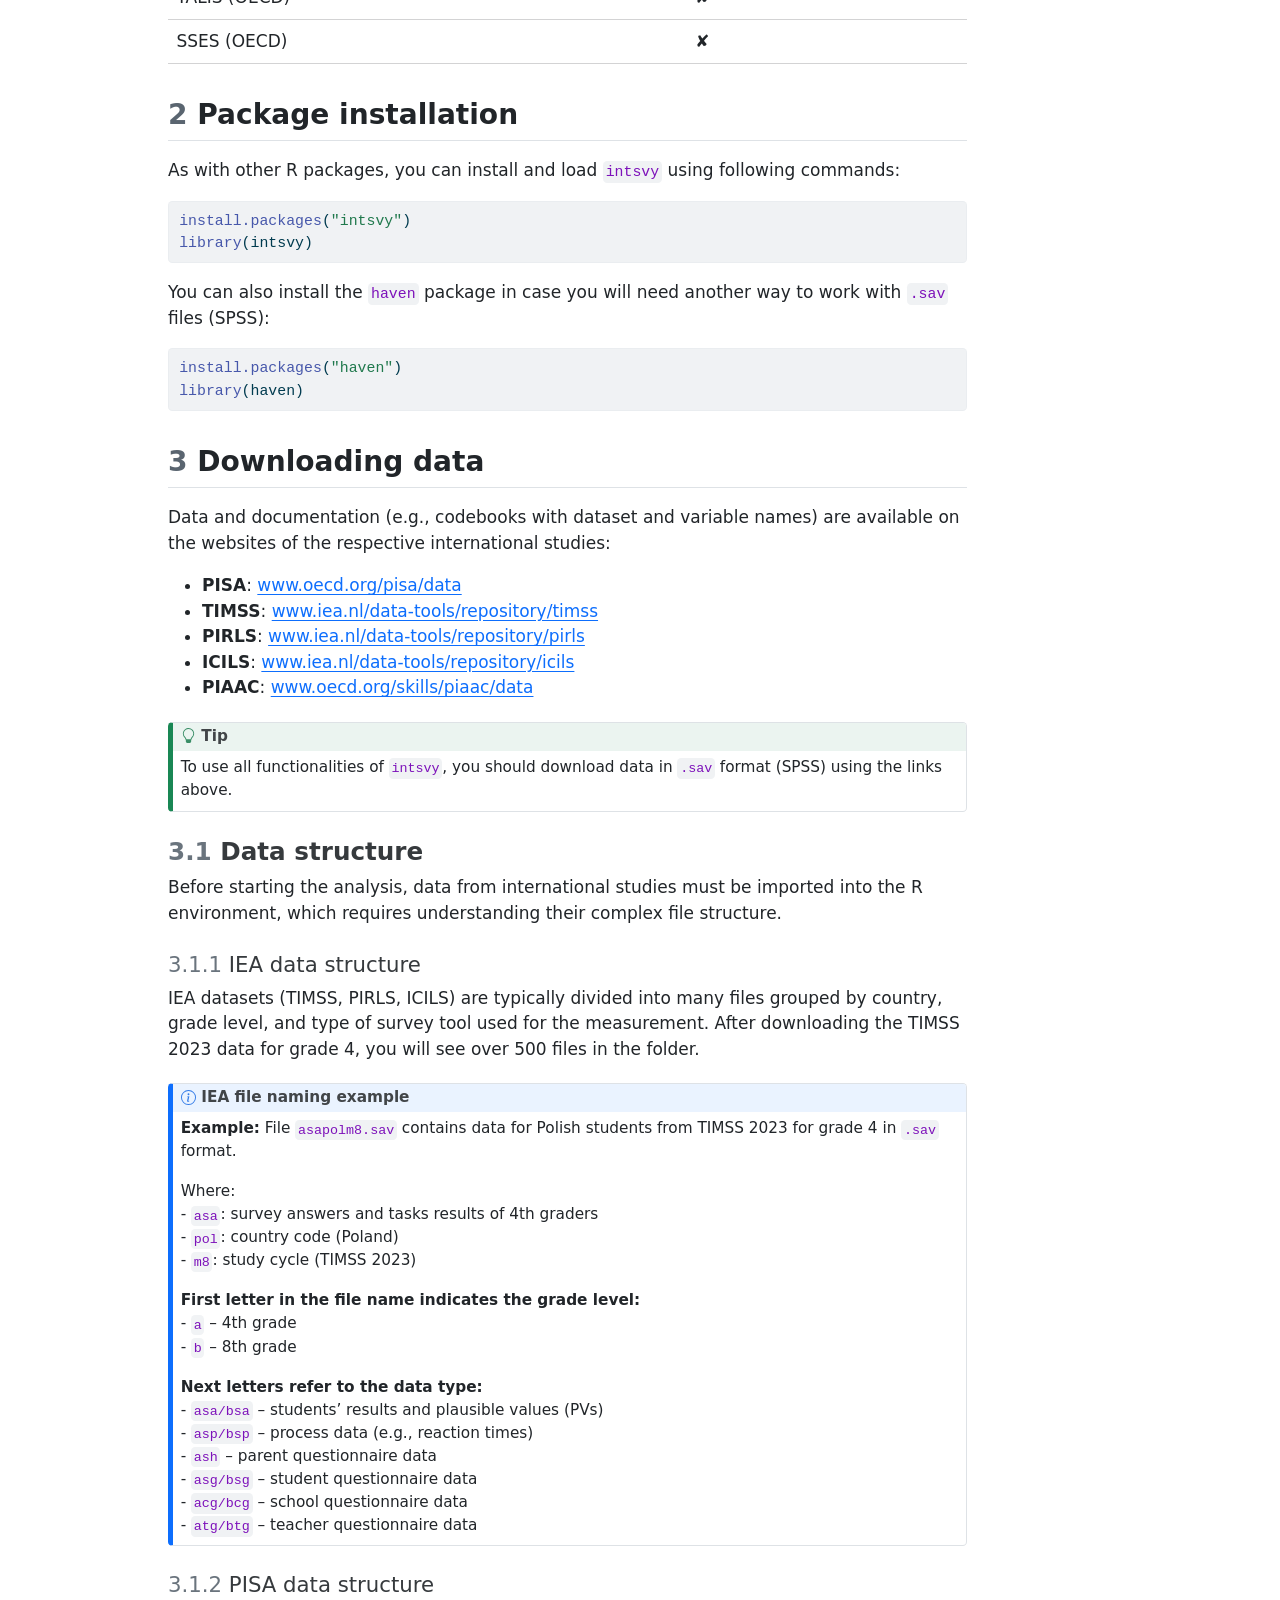
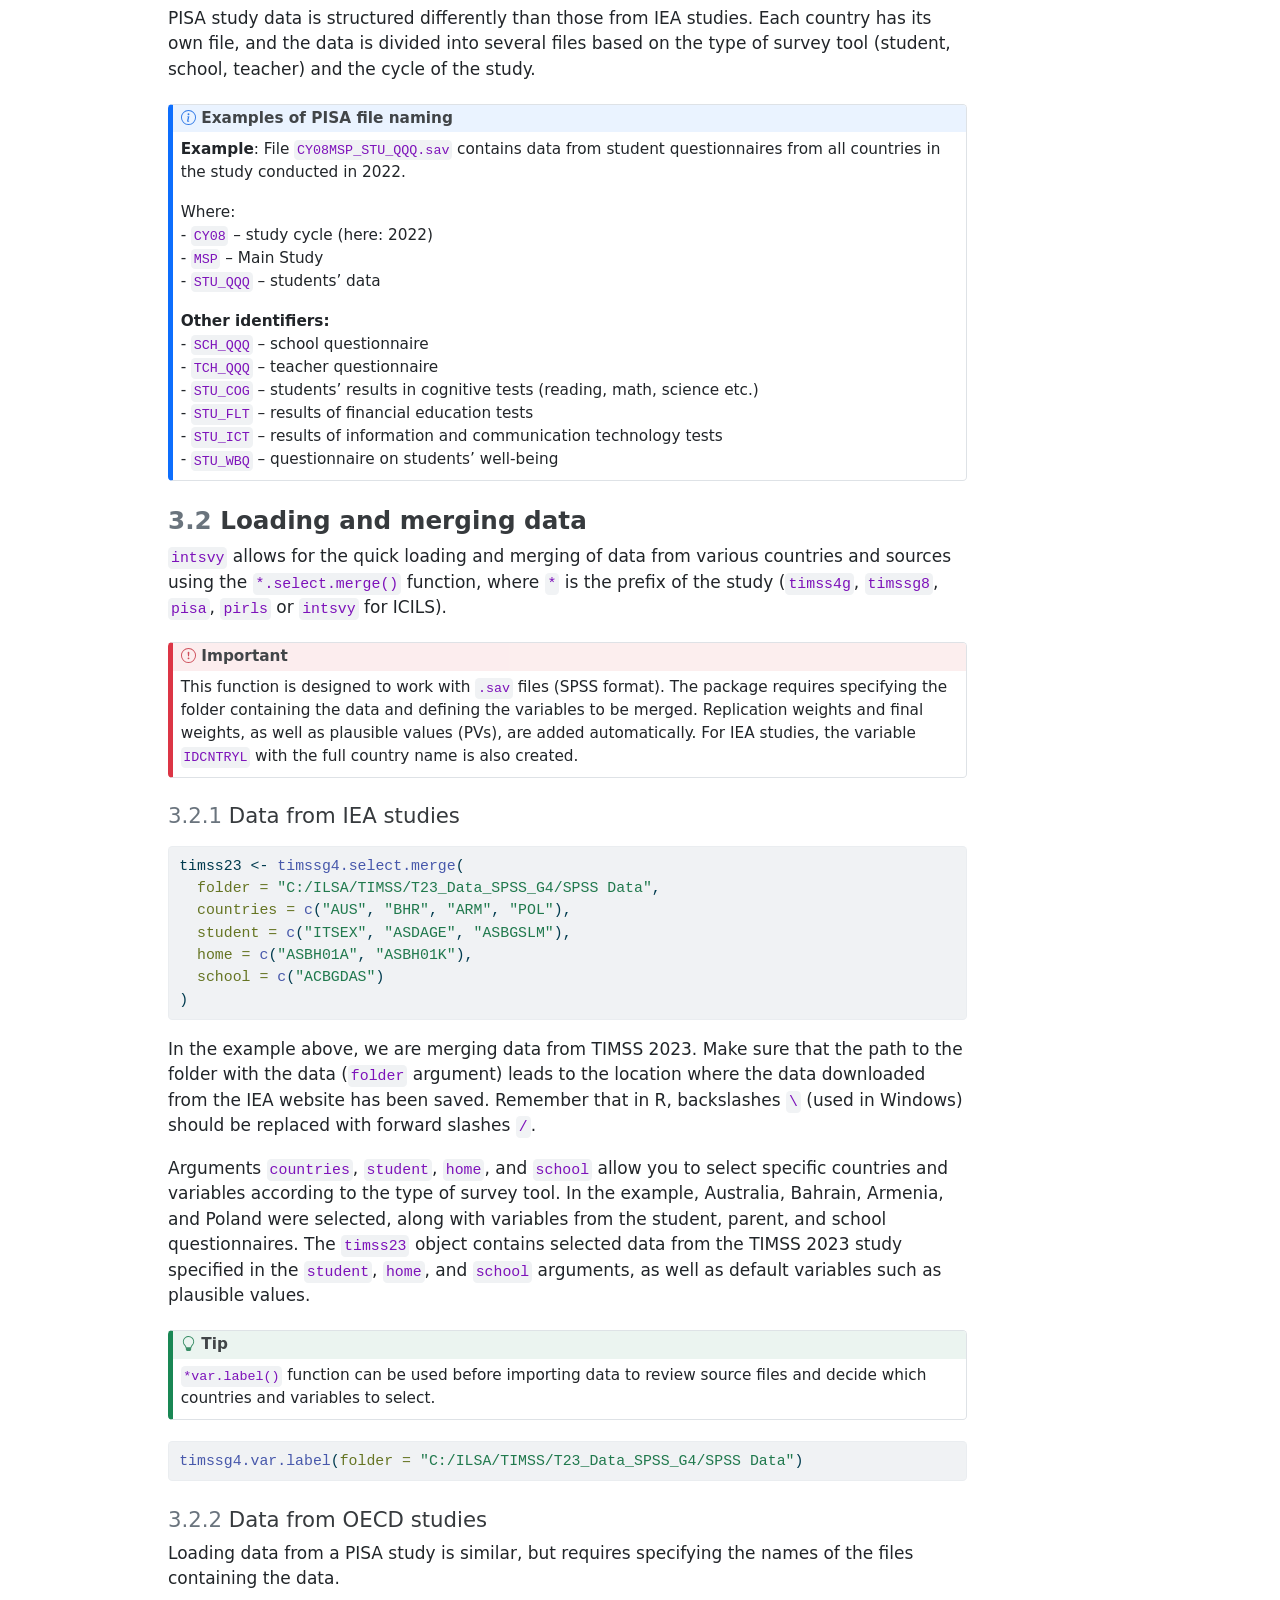
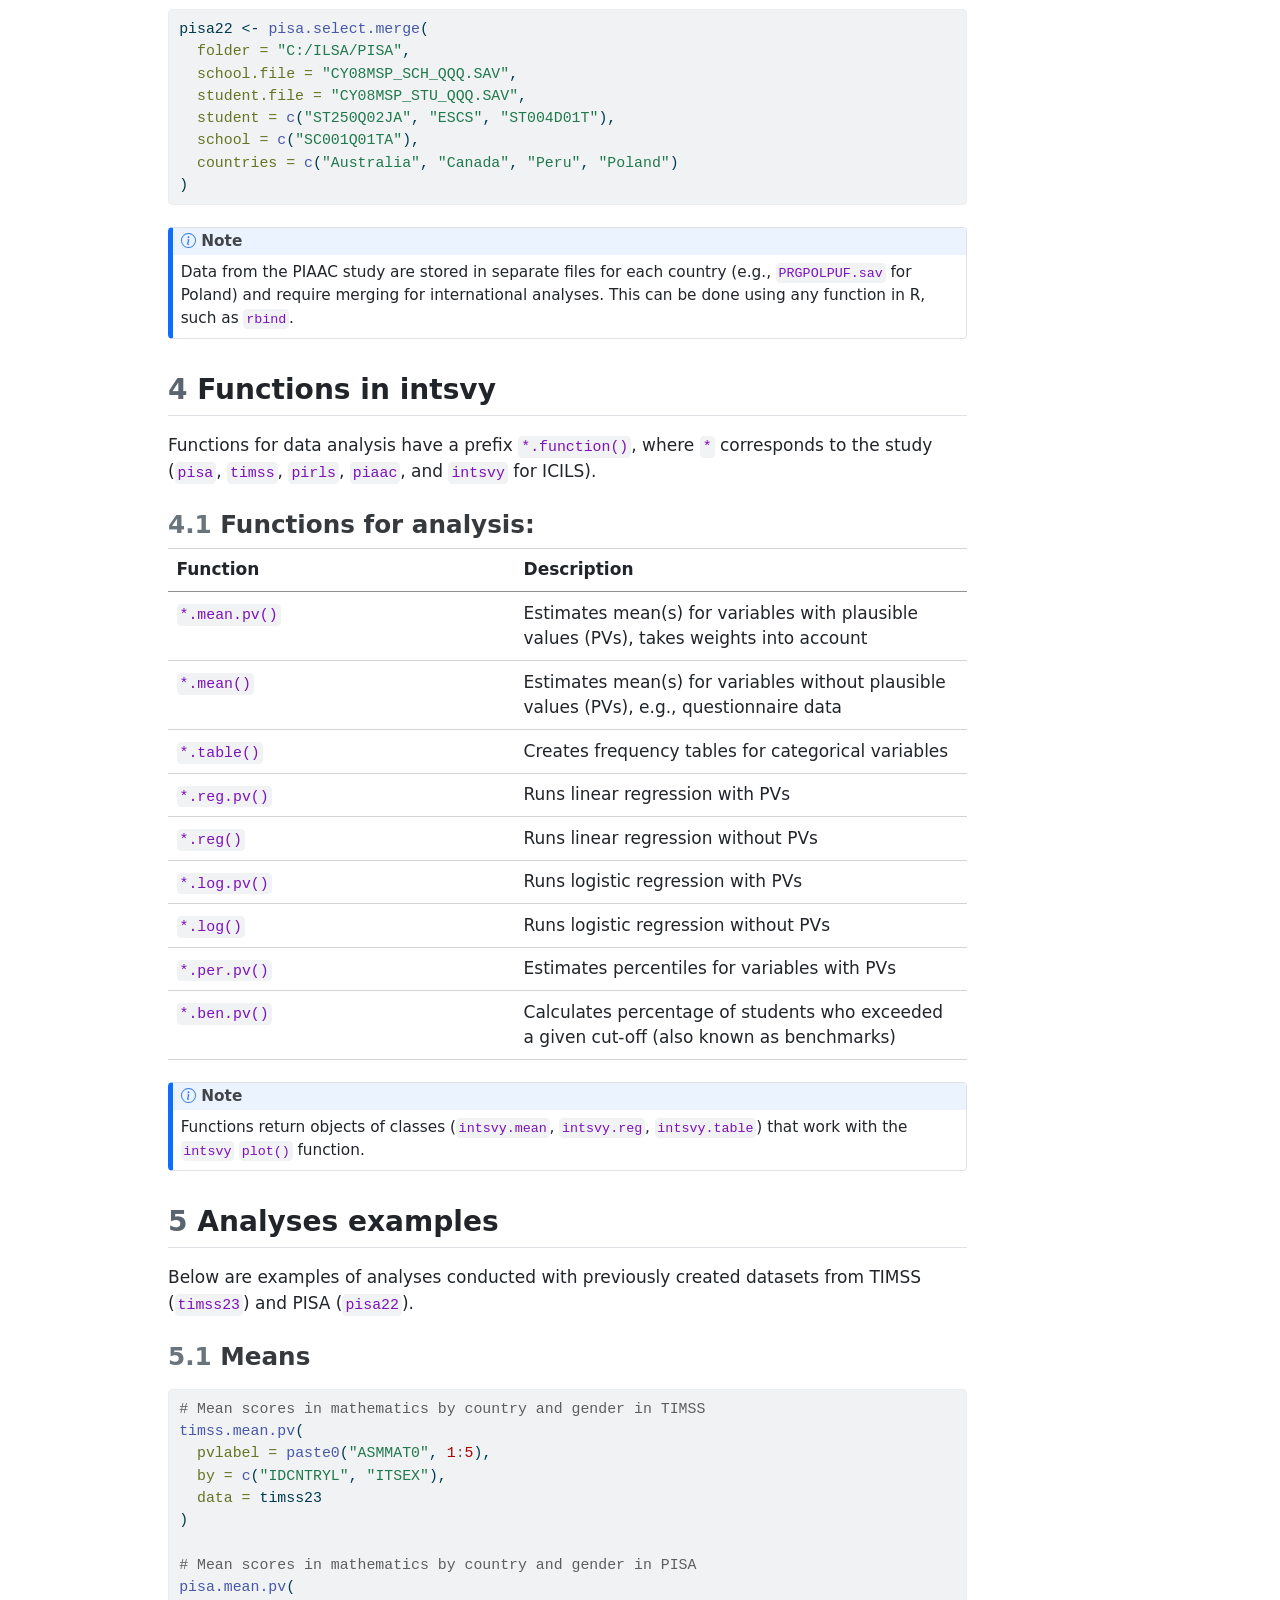
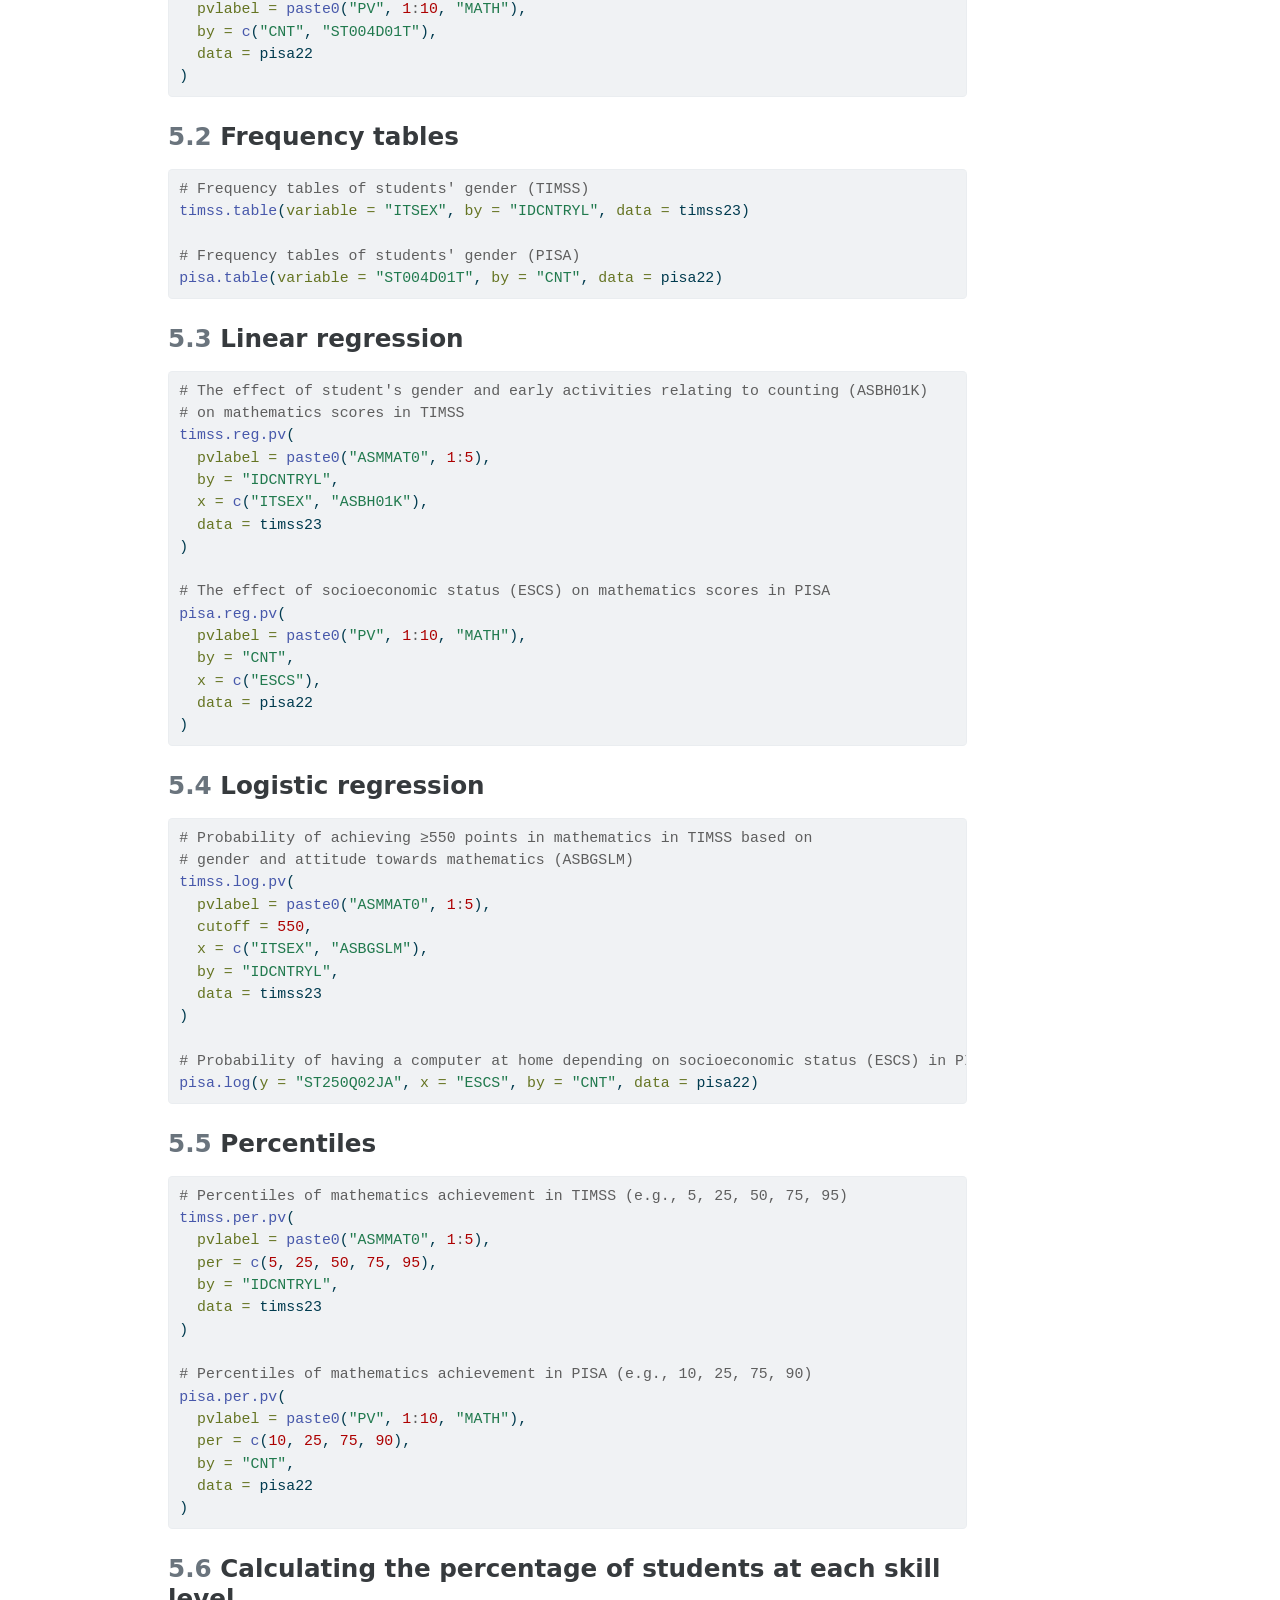
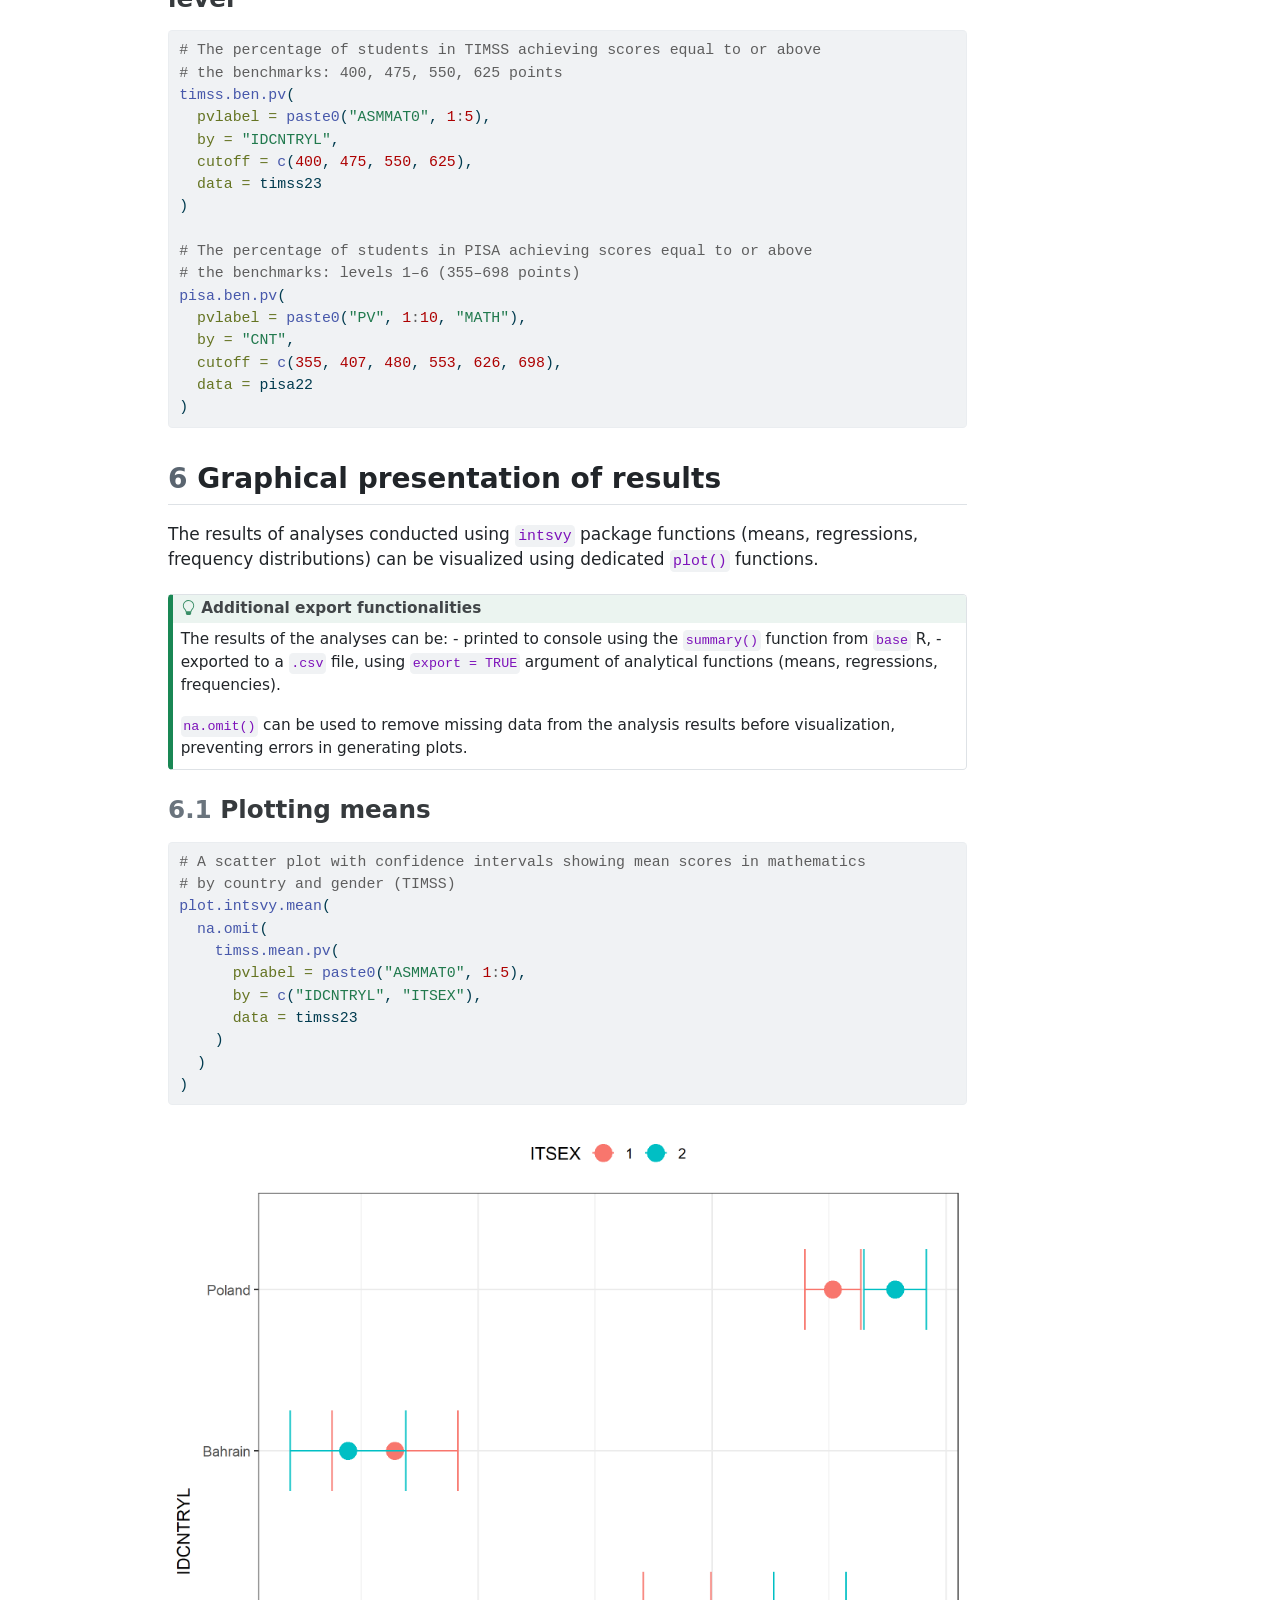
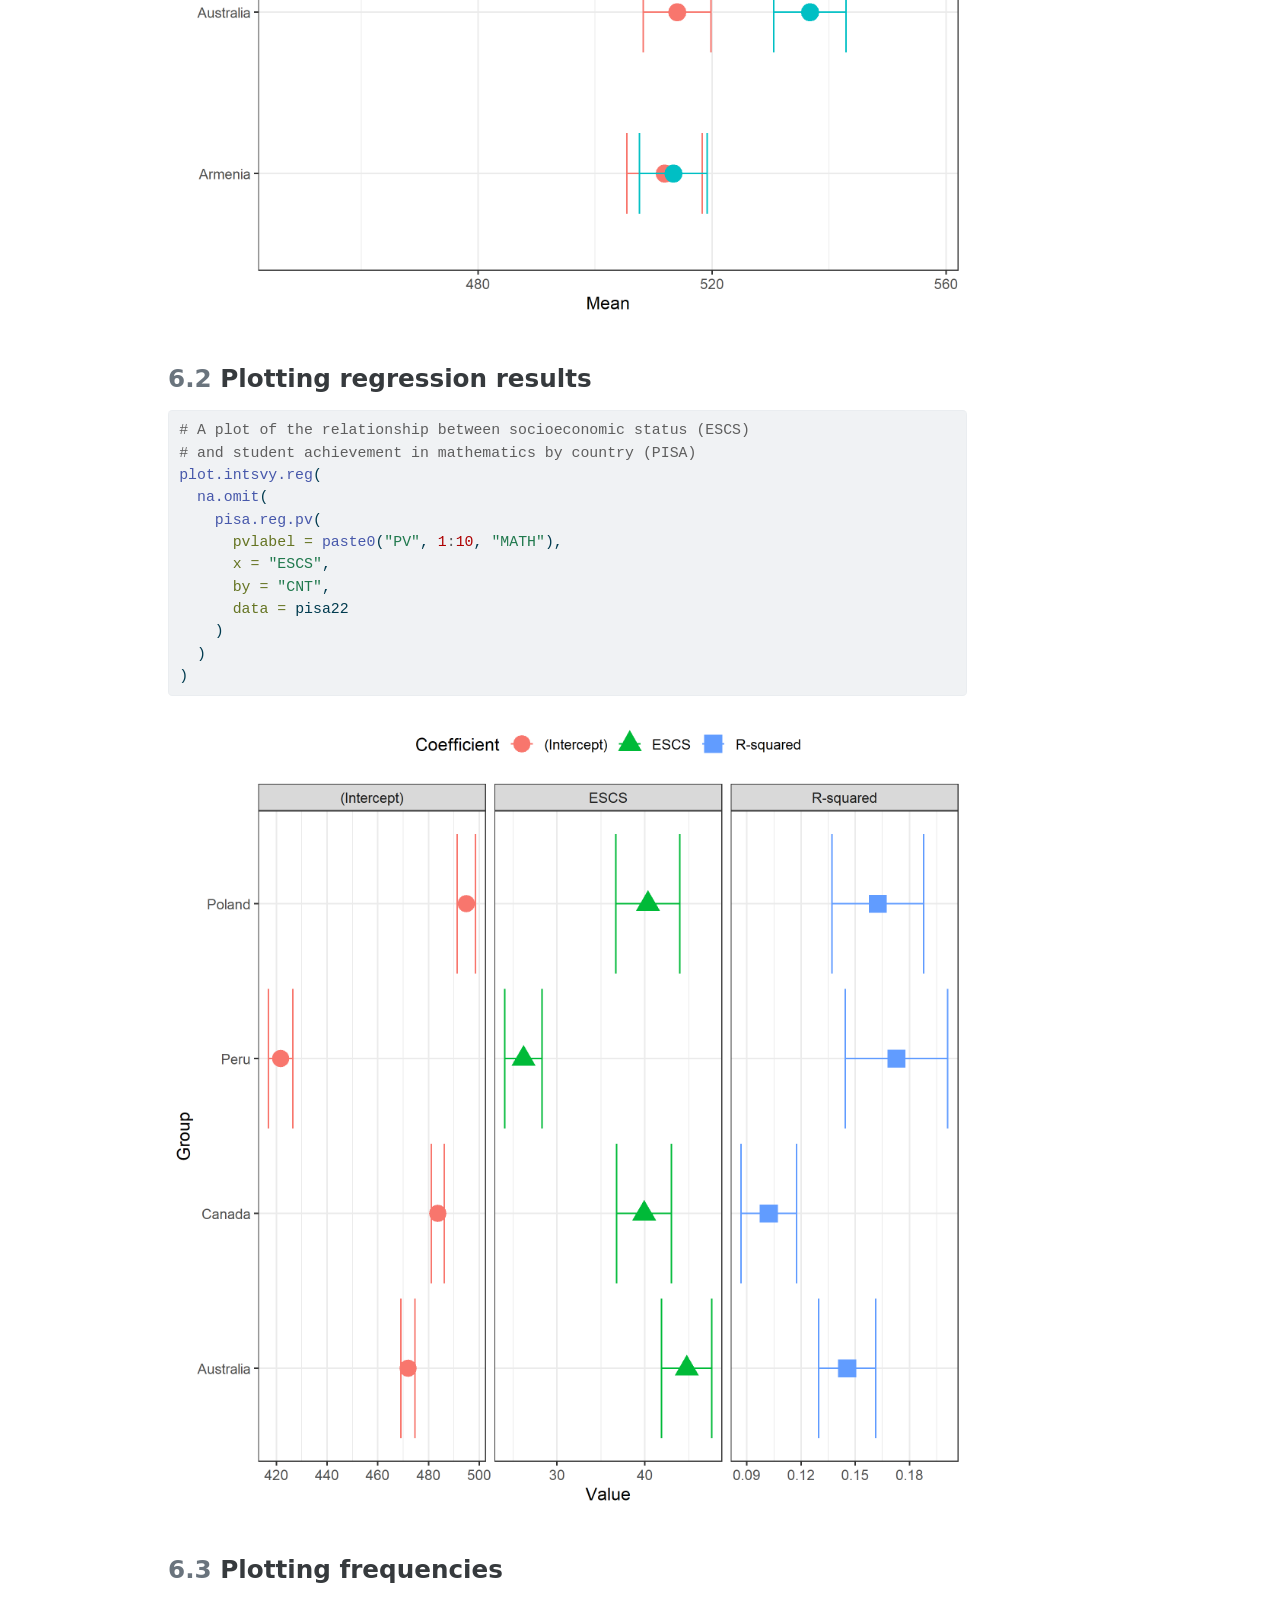
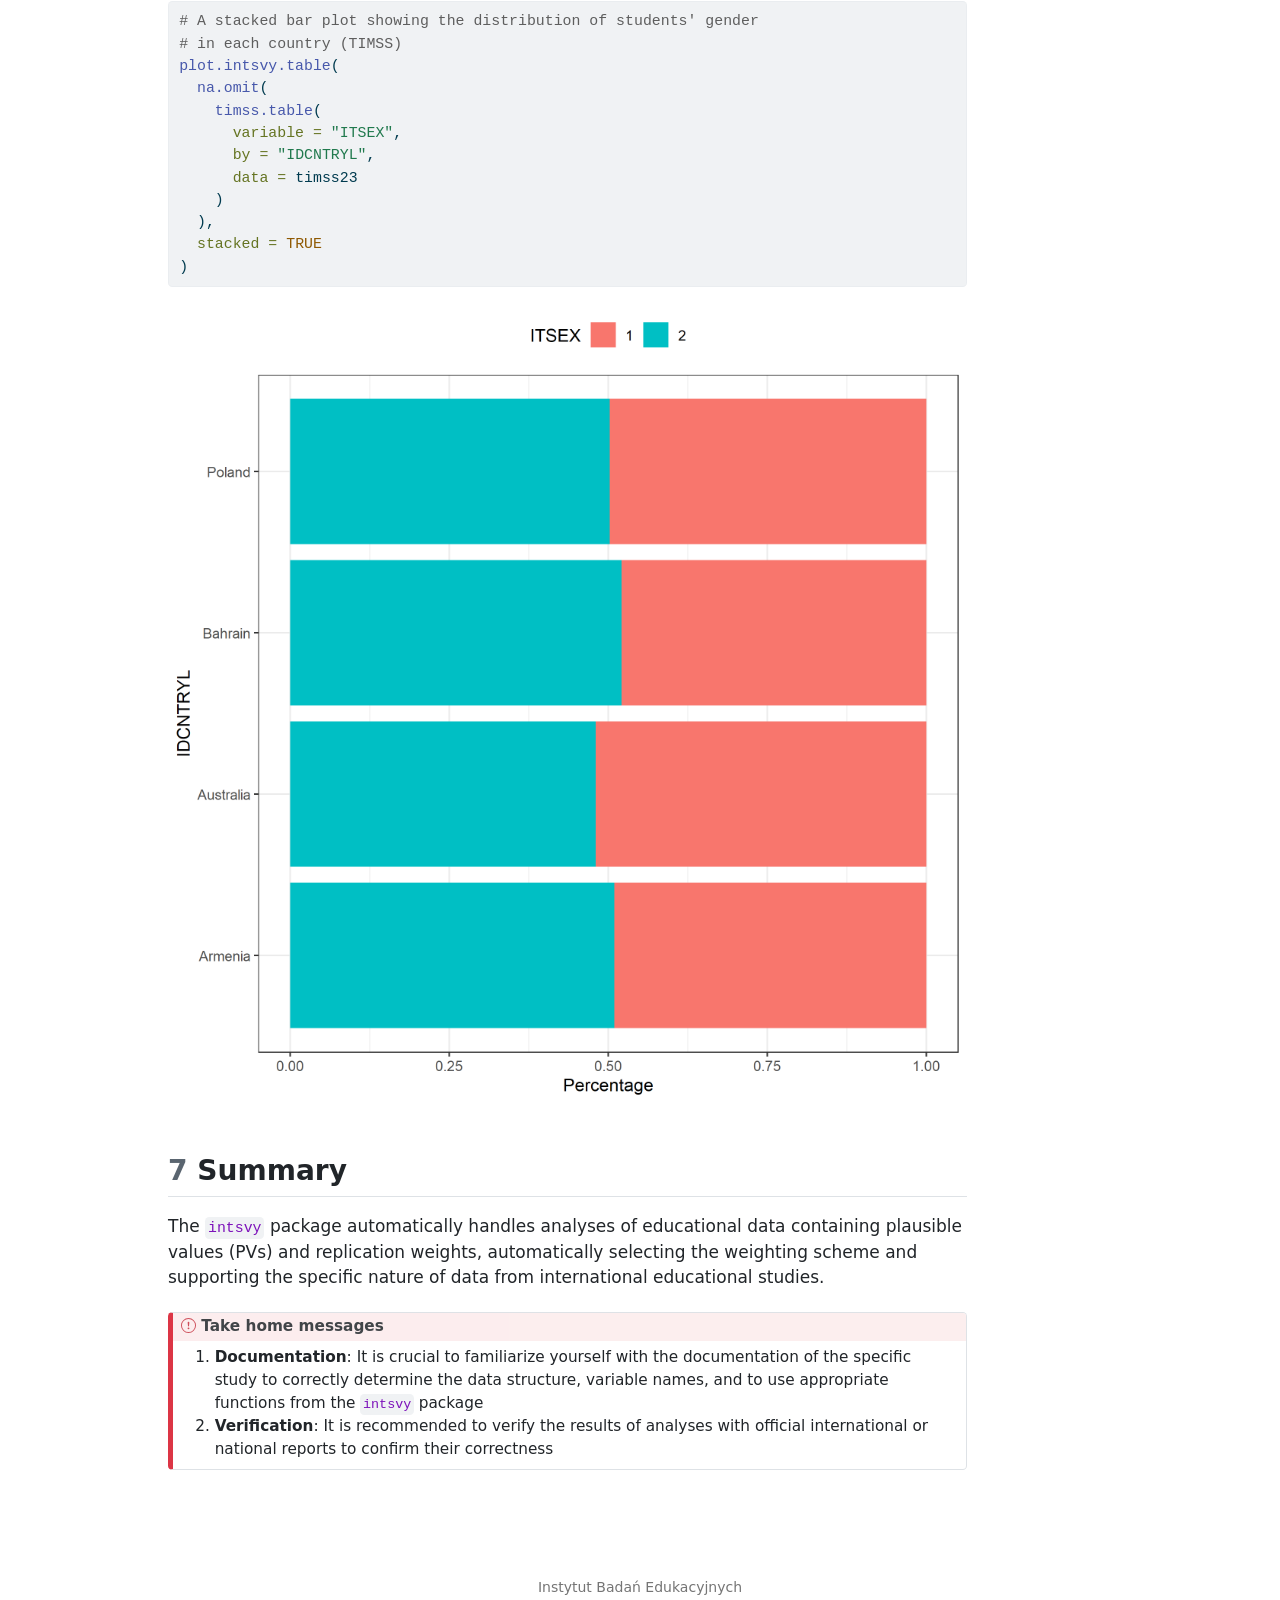
<file: docs/en/intsvy.html>
<!DOCTYPE html>
<html xmlns="http://www.w3.org/1999/xhtml" lang="en" xml:lang="en"><head>

<meta charset="utf-8">
<meta name="generator" content="quarto-1.9.37">

<meta name="viewport" content="width=device-width, initial-scale=1.0, user-scalable=yes">

<meta name="author" content="Mateusz Kleczaj (m.kleczaj@ibe.edu.pl)">
<meta name="author" content="Jan Szczypiński (j.szczypinski@ibe.edu.pl)">

<title>Analysis of data from International Educational Studies using the R intsvy package – ILSA Guides – IBE</title>
<style>
/* Default styles provided by pandoc.
** See https://pandoc.org/MANUAL.html#variables-for-html for config info.
*/
code{white-space: pre-wrap;}
span.smallcaps{font-variant: small-caps;}
div.columns{display: flex; gap: min(4vw, 1.5em);}
div.column{flex: auto; overflow-x: auto;}
div.hanging-indent{margin-left: 1.5em; text-indent: -1.5em;}
ul.task-list{list-style: none;}
ul.task-list li input[type="checkbox"] {
  width: 0.8em;
  margin: 0 0.8em 0.2em -1em; /* quarto-specific, see https://github.com/quarto-dev/quarto-cli/issues/4556 */ 
  vertical-align: middle;
}
/* CSS for syntax highlighting */
html { -webkit-text-size-adjust: 100%; }
pre > code.sourceCode { white-space: pre; position: relative; }
pre > code.sourceCode > span { display: inline-block; line-height: 1.25; }
pre > code.sourceCode > span:empty { height: 1.2em; }
.sourceCode { overflow: visible; }
code.sourceCode > span { color: inherit; text-decoration: inherit; }
div.sourceCode { margin: 1em 0; }
pre.sourceCode { margin: 0; }
@media screen {
div.sourceCode { overflow: auto; }
}
@media print {
pre > code.sourceCode { white-space: pre-wrap; }
pre > code.sourceCode > span { text-indent: -5em; padding-left: 5em; }
}
pre.numberSource code
  { counter-reset: source-line 0; }
pre.numberSource code > span
  { position: relative; left: -4em; counter-increment: source-line; }
pre.numberSource code > span > a:first-child::before
  { content: counter(source-line);
    position: relative; left: -1em; text-align: right; vertical-align: baseline;
    border: none; display: inline-block;
    -webkit-touch-callout: none; -webkit-user-select: none;
    -khtml-user-select: none; -moz-user-select: none;
    -ms-user-select: none; user-select: none;
    padding: 0 4px; width: 4em;
  }
pre.numberSource { margin-left: 3em;  padding-left: 4px; }
div.sourceCode
  {   }
@media screen {
pre > code.sourceCode > span > a:first-child::before { text-decoration: underline; }
}
</style>


<script src="../site_libs/quarto-nav/quarto-nav.js"></script>
<script src="../site_libs/quarto-nav/headroom.min.js"></script>
<script src="../site_libs/clipboard/clipboard.min.js"></script>
<script src="../site_libs/quarto-search/autocomplete.umd.js"></script>
<script src="../site_libs/quarto-search/fuse.min.js"></script>
<script src="../site_libs/quarto-search/quarto-search.js"></script>
<meta name="quarto:offset" content="../">
<script src="../site_libs/quarto-html/quarto.js" type="module"></script>
<script src="../site_libs/quarto-html/tabsets/tabsets.js" type="module"></script>
<script src="../site_libs/quarto-html/popper.min.js"></script>
<script src="../site_libs/quarto-html/tippy.umd.min.js"></script>
<script src="../site_libs/quarto-html/anchor.min.js"></script>
<link href="../site_libs/quarto-html/tippy.css" rel="stylesheet">
<link href="../site_libs/quarto-html/quarto-syntax-highlighting-7f8f88aac4f3542376d5c11b86a4c14d.css" rel="stylesheet" id="quarto-text-highlighting-styles">
<script src="../site_libs/bootstrap/bootstrap.min.js"></script>
<link href="../site_libs/bootstrap/bootstrap-icons.css" rel="stylesheet">
<link href="../site_libs/bootstrap/bootstrap-ece42c8223ec2bf36298a08f122c9a68.min.css" rel="stylesheet" append-hash="true" id="quarto-bootstrap" data-mode="light">
<script id="quarto-search-options" type="application/json">{
  "location": "navbar",
  "copy-button": false,
  "collapse-after": 3,
  "panel-placement": "end",
  "type": "overlay",
  "limit": 50,
  "keyboard-shortcut": [
    "f",
    "/",
    "s"
  ],
  "show-item-context": false,
  "language": {
    "search-no-results-text": "No results",
    "search-matching-documents-text": "matching documents",
    "search-copy-link-title": "Copy link to search",
    "search-hide-matches-text": "Hide additional matches",
    "search-more-match-text": "more match in this document",
    "search-more-matches-text": "more matches in this document",
    "search-clear-button-title": "Clear",
    "search-text-placeholder": "",
    "search-detached-cancel-button-title": "Cancel",
    "search-submit-button-title": "Submit",
    "search-label": "Search"
  }
}</script>


</head>

<body class="nav-fixed quarto-light">

<div id="quarto-search-results"></div>
  <header id="quarto-header" class="headroom fixed-top">
    <nav class="navbar navbar-expand-lg " data-bs-theme="dark">
      <div class="navbar-container container-fluid">
      <div class="navbar-brand-container mx-auto">
    <a class="navbar-brand" href="../index.html">
    <span class="navbar-title">ILSA Guides – IBE</span>
    </a>
  </div>
            <div id="quarto-search" class="" title="Search"></div>
          <button class="navbar-toggler" type="button" data-bs-toggle="collapse" data-bs-target="#navbarCollapse" aria-controls="navbarCollapse" role="menu" aria-expanded="false" aria-label="Toggle navigation" onclick="if (window.quartoToggleHeadroom) { window.quartoToggleHeadroom(); }">
  <span class="navbar-toggler-icon"></span>
</button>
          <div class="collapse navbar-collapse" id="navbarCollapse">
            <ul class="navbar-nav navbar-nav-scroll me-auto">
  <li class="nav-item dropdown ">
    <a class="nav-link dropdown-toggle" href="#" id="nav-menu-polski" role="link" data-bs-toggle="dropdown" aria-expanded="false">
 <span class="menu-text">🇵🇱 Polski</span>
    </a>
    <ul class="dropdown-menu" aria-labelledby="nav-menu-polski">    
        <li>
    <a class="dropdown-item" href="../pl/intsvy.html">
 <span class="dropdown-text">intsvy (R)</span></a>
  </li>  
        <li>
    <a class="dropdown-item" href="../pl/rrepest.html">
 <span class="dropdown-text">Rrepest (R)</span></a>
  </li>  
        <li>
    <a class="dropdown-item" href="../pl/repest.html">
 <span class="dropdown-text">repest (Stata)</span></a>
  </li>  
        <li>
    <a class="dropdown-item" href="../pl/idb.html">
 <span class="dropdown-text">IDB Analyzer</span></a>
  </li>  
        <li>
    <a class="dropdown-item" href="../pl/spss.html">
 <span class="dropdown-text">SPSS</span></a>
  </li>  
    </ul>
  </li>
  <li class="nav-item dropdown ">
    <a class="nav-link dropdown-toggle" href="#" id="nav-menu-english" role="link" data-bs-toggle="dropdown" aria-expanded="false">
 <span class="menu-text">🇬🇧 English</span>
    </a>
    <ul class="dropdown-menu" aria-labelledby="nav-menu-english">    
        <li>
    <a class="dropdown-item" href="../en/intsvy.html">
 <span class="dropdown-text">intsvy (R)</span></a>
  </li>  
        <li>
    <a class="dropdown-item" href="../en/rrepest.html">
 <span class="dropdown-text">Rrepest (R)</span></a>
  </li>  
        <li>
    <a class="dropdown-item" href="../en/repest.html">
 <span class="dropdown-text">repest (Stata)</span></a>
  </li>  
        <li>
    <a class="dropdown-item" href="../en/idb.html">
 <span class="dropdown-text">IDB Analyzer</span></a>
  </li>  
        <li>
    <a class="dropdown-item" href="../en/spss.html">
 <span class="dropdown-text">SPSS</span></a>
  </li>  
    </ul>
  </li>
</ul>
          </div> <!-- /navcollapse -->
            <div class="quarto-navbar-tools">
</div>
      </div> <!-- /container-fluid -->
    </nav>
</header>
<!-- content -->
<div id="quarto-content" class="quarto-container page-columns page-rows-contents page-layout-article page-navbar">
<!-- sidebar -->
<!-- margin-sidebar -->
    <div id="quarto-margin-sidebar" class="sidebar margin-sidebar">
        <nav id="TOC" role="doc-toc" class="toc-active" data-toc-expanded="99">
    <h2 id="toc-title">On this page</h2>
   
  <ul>
  <li><a href="#introduction" id="toc-introduction" class="nav-link active" data-scroll-target="#introduction"><span class="header-section-number">1</span> Introduction</a>
  <ul>
  <li><a href="#why-should-you-consider-intsvy" id="toc-why-should-you-consider-intsvy" class="nav-link" data-scroll-target="#why-should-you-consider-intsvy"><span class="header-section-number">1.1</span> Why should you consider intsvy?</a></li>
  <li><a href="#package-limitations" id="toc-package-limitations" class="nav-link" data-scroll-target="#package-limitations"><span class="header-section-number">1.2</span> Package limitations</a></li>
  <li><a href="#supported-studies" id="toc-supported-studies" class="nav-link" data-scroll-target="#supported-studies"><span class="header-section-number">1.3</span> Supported studies</a></li>
  </ul></li>
  <li><a href="#package-installation" id="toc-package-installation" class="nav-link" data-scroll-target="#package-installation"><span class="header-section-number">2</span> Package installation</a></li>
  <li><a href="#downloading-data" id="toc-downloading-data" class="nav-link" data-scroll-target="#downloading-data"><span class="header-section-number">3</span> Downloading data</a>
  <ul>
  <li><a href="#data-structure" id="toc-data-structure" class="nav-link" data-scroll-target="#data-structure"><span class="header-section-number">3.1</span> Data structure</a>
  <ul class="collapse">
  <li><a href="#iea-data-structure" id="toc-iea-data-structure" class="nav-link" data-scroll-target="#iea-data-structure"><span class="header-section-number">3.1.1</span> IEA data structure</a></li>
  <li><a href="#pisa-data-structure" id="toc-pisa-data-structure" class="nav-link" data-scroll-target="#pisa-data-structure"><span class="header-section-number">3.1.2</span> PISA data structure</a></li>
  </ul></li>
  <li><a href="#loading-and-merging-data" id="toc-loading-and-merging-data" class="nav-link" data-scroll-target="#loading-and-merging-data"><span class="header-section-number">3.2</span> Loading and merging data</a>
  <ul class="collapse">
  <li><a href="#data-from-iea-studies" id="toc-data-from-iea-studies" class="nav-link" data-scroll-target="#data-from-iea-studies"><span class="header-section-number">3.2.1</span> Data from IEA studies</a></li>
  <li><a href="#data-from-oecd-studies" id="toc-data-from-oecd-studies" class="nav-link" data-scroll-target="#data-from-oecd-studies"><span class="header-section-number">3.2.2</span> Data from OECD studies</a></li>
  </ul></li>
  </ul></li>
  <li><a href="#functions-in-intsvy" id="toc-functions-in-intsvy" class="nav-link" data-scroll-target="#functions-in-intsvy"><span class="header-section-number">4</span> Functions in intsvy</a>
  <ul>
  <li><a href="#functions-for-analysis" id="toc-functions-for-analysis" class="nav-link" data-scroll-target="#functions-for-analysis"><span class="header-section-number">4.1</span> Functions for analysis:</a></li>
  </ul></li>
  <li><a href="#analyses-examples" id="toc-analyses-examples" class="nav-link" data-scroll-target="#analyses-examples"><span class="header-section-number">5</span> Analyses examples</a>
  <ul>
  <li><a href="#means" id="toc-means" class="nav-link" data-scroll-target="#means"><span class="header-section-number">5.1</span> Means</a></li>
  <li><a href="#frequency-tables" id="toc-frequency-tables" class="nav-link" data-scroll-target="#frequency-tables"><span class="header-section-number">5.2</span> Frequency tables</a></li>
  <li><a href="#linear-regression" id="toc-linear-regression" class="nav-link" data-scroll-target="#linear-regression"><span class="header-section-number">5.3</span> Linear regression</a></li>
  <li><a href="#logistic-regression" id="toc-logistic-regression" class="nav-link" data-scroll-target="#logistic-regression"><span class="header-section-number">5.4</span> Logistic regression</a></li>
  <li><a href="#percentiles" id="toc-percentiles" class="nav-link" data-scroll-target="#percentiles"><span class="header-section-number">5.5</span> Percentiles</a></li>
  <li><a href="#calculating-the-percentage-of-students-at-each-skill-level" id="toc-calculating-the-percentage-of-students-at-each-skill-level" class="nav-link" data-scroll-target="#calculating-the-percentage-of-students-at-each-skill-level"><span class="header-section-number">5.6</span> Calculating the percentage of students at each skill level</a></li>
  </ul></li>
  <li><a href="#graphical-presentation-of-results" id="toc-graphical-presentation-of-results" class="nav-link" data-scroll-target="#graphical-presentation-of-results"><span class="header-section-number">6</span> Graphical presentation of results</a>
  <ul>
  <li><a href="#plotting-means" id="toc-plotting-means" class="nav-link" data-scroll-target="#plotting-means"><span class="header-section-number">6.1</span> Plotting means</a></li>
  <li><a href="#plotting-regression-results" id="toc-plotting-regression-results" class="nav-link" data-scroll-target="#plotting-regression-results"><span class="header-section-number">6.2</span> Plotting regression results</a></li>
  <li><a href="#plotting-frequencies" id="toc-plotting-frequencies" class="nav-link" data-scroll-target="#plotting-frequencies"><span class="header-section-number">6.3</span> Plotting frequencies</a></li>
  </ul></li>
  <li><a href="#summary" id="toc-summary" class="nav-link" data-scroll-target="#summary"><span class="header-section-number">7</span> Summary</a></li>
  </ul>
<div class="quarto-alternate-formats"><h2>Other Formats</h2><ul><li><a href="intsvy.pdf"><i class="bi bi-file-pdf"></i>PDF</a></li><li><a href="intsvy.docx"><i class="bi bi-file-word"></i>MS Word</a></li></ul></div></nav>
    </div>
<!-- main -->
<main class="content" id="quarto-document-content">

<header id="title-block-header" class="quarto-title-block default">
<div class="quarto-title">
<h1 class="title"><p>Analysis of data from International Educational Studies using the R <code>intsvy</code> package</p></h1>
</div>



<div class="quarto-title-meta">

    <div>
    <div class="quarto-title-meta-heading">Authors</div>
    <div class="quarto-title-meta-contents">
             <p>Mateusz Kleczaj (m.kleczaj@ibe.edu.pl) </p>
             <p>Jan Szczypiński (j.szczypinski@ibe.edu.pl) </p>
          </div>
  </div>
    
  
    
  </div>
  


</header>


<section id="introduction" class="level2" data-number="1">
<h2 data-number="1" class="anchored" data-anchor-id="introduction"><span class="header-section-number">1</span> Introduction</h2>
<p>The <code>intsvy</code> R package was developed for data analysts, scientists, and students working on international educational studies such as: PISA, PIAAC, TIMSS, PIRLS and ICILS. <code>intsvy</code> simplifies the analysis of large datasets by automatically taking into account the methodology of studies conducted by OECD and IEA, such as weights, replication weights and plausible values (PVs). Using <code>intsvy</code>, you can easily calculate frequencies and estimate statistics such as mean, percentiles, and regression coefficients. It also comes with functionalities for visualizing results, using dedicated <code>plot()</code> functions.</p>
<div class="callout callout-style-default callout-note callout-titled">
<div class="callout-header d-flex align-content-center">
<div class="callout-icon-container">
<i class="callout-icon"></i>
</div>
<div class="callout-title-container flex-fill">
<span class="screen-reader-only">Note</span>Additional resources
</div>
</div>
<div class="callout-body-container callout-body">
<ul>
<li><a href="https://github.com/eldafani/intsvy" target="_blank">Full documentation</a></li>
<li><a href="https://cran.r-project.org/package=intsvy" target="_blank">CRAN documentation</a></li>
<li><a href="https://ibe.edu.pl/pl/miedzynarodowe-badania-edukacyjne-zasoby/materialy-do-analizy-danych/filmy-instruktazowe" target="_blank">Video tutorials</a></li>
<li><a href="https://www.daniel-caro.com/intsvy" target="_blank">Use examples</a></li>
</ul>
</div>
</div>
<section id="why-should-you-consider-intsvy" class="level3" data-number="1.1">
<h3 data-number="1.1" class="anchored" data-anchor-id="why-should-you-consider-intsvy"><span class="header-section-number">1.1</span> Why should you consider intsvy?</h3>
<ul>
<li><strong>Automation</strong>: simplifies data processing, by eliminating the necessity of dealing with weights and replications</li>
<li><strong>Accessibility</strong>: easily accessible functions for analysis and plotting</li>
<li><strong>Flexibility</strong>: supports data from multiple international studies</li>
</ul>
</section>
<section id="package-limitations" class="level3" data-number="1.2">
<h3 data-number="1.2" class="anchored" data-anchor-id="package-limitations"><span class="header-section-number">1.2</span> Package limitations</h3>
<div class="callout callout-style-default callout-warning callout-titled">
<div class="callout-header d-flex align-content-center">
<div class="callout-icon-container">
<i class="callout-icon"></i>
</div>
<div class="callout-title-container flex-fill">
<span class="screen-reader-only">Warning</span>Important limitations
</div>
</div>
<div class="callout-body-container callout-body">
<p><code>intsvy</code> does not support all international educational studies (e.g., SSES). Moreover, it does not support hierarchical modelling or advanced correlation analysis. If you want to perform such analyses you should consider using other packages, such as:</p>
<ul>
<li><code>lme4</code> for hierarchical linear models</li>
<li><code>psych</code> for correlation analysis</li>
<li><code>EdSurvey</code> offers support for a broad range of international educational studies</li>
</ul>
<p>Some functions from <code>intsvy</code> such as <code>select.merge</code> work only with <code>.sav</code> files (SPSS data file).</p>
</div>
</div>
</section>
<section id="supported-studies" class="level3" data-number="1.3">
<h3 data-number="1.3" class="anchored" data-anchor-id="supported-studies"><span class="header-section-number">1.3</span> Supported studies</h3>
<table class="caption-top table">
<thead>
<tr class="header">
<th>Study (Organization)</th>
<th>Supported</th>
</tr>
</thead>
<tbody>
<tr class="odd">
<td>TIMSS (IEA)</td>
<td>✔</td>
</tr>
<tr class="even">
<td>PIRLS (IEA)</td>
<td>✔</td>
</tr>
<tr class="odd">
<td>ICILS (IEA)</td>
<td>✔</td>
</tr>
<tr class="even">
<td>ICCS (IEA)</td>
<td>✘</td>
</tr>
<tr class="odd">
<td>PIAAC (OECD)</td>
<td>✔</td>
</tr>
<tr class="even">
<td>PISA (OECD)</td>
<td>✔</td>
</tr>
<tr class="odd">
<td>TALIS (OECD)</td>
<td>✘</td>
</tr>
<tr class="even">
<td>SSES (OECD)</td>
<td>✘</td>
</tr>
</tbody>
</table>
</section>
</section>
<section id="package-installation" class="level2" data-number="2">
<h2 data-number="2" class="anchored" data-anchor-id="package-installation"><span class="header-section-number">2</span> Package installation</h2>
<p>As with other R packages, you can install and load <code>intsvy</code> using following commands:</p>
<div class="cell">
<div class="code-copy-outer-scaffold"><div class="sourceCode cell-code" id="cb1"><pre class="sourceCode r code-with-copy"><code class="sourceCode r"><span id="cb1-1"><a href="#cb1-1" aria-hidden="true" tabindex="-1"></a><span class="fu">install.packages</span>(<span class="st">"intsvy"</span>)</span>
<span id="cb1-2"><a href="#cb1-2" aria-hidden="true" tabindex="-1"></a><span class="fu">library</span>(intsvy)</span></code></pre></div><button title="Copy to Clipboard" class="code-copy-button"><i class="bi"></i></button></div>
</div>
<p>You can also install the <code>haven</code> package in case you will need another way to work with <code>.sav</code> files (SPSS):</p>
<div class="cell">
<div class="code-copy-outer-scaffold"><div class="sourceCode cell-code" id="cb2"><pre class="sourceCode r code-with-copy"><code class="sourceCode r"><span id="cb2-1"><a href="#cb2-1" aria-hidden="true" tabindex="-1"></a><span class="fu">install.packages</span>(<span class="st">"haven"</span>)</span>
<span id="cb2-2"><a href="#cb2-2" aria-hidden="true" tabindex="-1"></a><span class="fu">library</span>(haven)</span></code></pre></div><button title="Copy to Clipboard" class="code-copy-button"><i class="bi"></i></button></div>
</div>
</section>
<section id="downloading-data" class="level2" data-number="3">
<h2 data-number="3" class="anchored" data-anchor-id="downloading-data"><span class="header-section-number">3</span> Downloading data</h2>
<p>Data and documentation (e.g., codebooks with dataset and variable names) are available on the websites of the respective international studies:</p>
<ul>
<li><strong>PISA</strong>: <a href="https://www.oecd.org/pisa/data" target="_blank">www.oecd.org/pisa/data</a></li>
<li><strong>TIMSS</strong>: <a href="https://www.iea.nl/data-tools/repository/timss" target="_blank">www.iea.nl/data-tools/repository/timss</a></li>
<li><strong>PIRLS</strong>: <a href="https://www.iea.nl/data-tools/repository/pirls" target="_blank">www.iea.nl/data-tools/repository/pirls</a></li>
<li><strong>ICILS</strong>: <a href="https://www.iea.nl/data-tools/repository/icils" target="_blank">www.iea.nl/data-tools/repository/icils</a></li>
<li><strong>PIAAC</strong>: <a href="https://www.oecd.org/skills/piaac/data" target="_blank">www.oecd.org/skills/piaac/data</a></li>
</ul>
<div class="callout callout-style-default callout-tip callout-titled">
<div class="callout-header d-flex align-content-center">
<div class="callout-icon-container">
<i class="callout-icon"></i>
</div>
<div class="callout-title-container flex-fill">
Tip
</div>
</div>
<div class="callout-body-container callout-body">
<p>To use all functionalities of <code>intsvy</code>, you should download data in <code>.sav</code> format (SPSS) using the links above.</p>
</div>
</div>
<section id="data-structure" class="level3" data-number="3.1">
<h3 data-number="3.1" class="anchored" data-anchor-id="data-structure"><span class="header-section-number">3.1</span> Data structure</h3>
<p>Before starting the analysis, data from international studies must be imported into the R environment, which requires understanding their complex file structure.</p>
<section id="iea-data-structure" class="level4" data-number="3.1.1">
<h4 data-number="3.1.1" class="anchored" data-anchor-id="iea-data-structure"><span class="header-section-number">3.1.1</span> IEA data structure</h4>
<p>IEA datasets (TIMSS, PIRLS, ICILS) are typically divided into many files grouped by country, grade level, and type of survey tool used for the measurement. After downloading the TIMSS 2023 data for grade 4, you will see over 500 files in the folder.</p>
<div class="callout callout-style-default callout-note callout-titled">
<div class="callout-header d-flex align-content-center">
<div class="callout-icon-container">
<i class="callout-icon"></i>
</div>
<div class="callout-title-container flex-fill">
<span class="screen-reader-only">Note</span>IEA file naming example
</div>
</div>
<div class="callout-body-container callout-body">
<p><strong>Example:</strong> File <code>asapolm8.sav</code> contains data for Polish students from TIMSS 2023 for grade 4 in <code>.sav</code> format.</p>
<p>Where:<br> - <code>asa</code>: survey answers and tasks results of 4th graders<br> - <code>pol</code>: country code (Poland)<br> - <code>m8</code>: study cycle (TIMSS 2023)<br></p>
<p><strong>First letter in the file name indicates the grade level:</strong><br> - <code>a</code> – 4th grade<br> - <code>b</code> – 8th grade<br></p>
<p><strong>Next letters refer to the data type:</strong><br> - <code>asa/bsa</code> – students’ results and plausible values (PVs)<br> - <code>asp/bsp</code> – process data (e.g., reaction times)<br> - <code>ash</code> – parent questionnaire data<br> - <code>asg/bsg</code> – student questionnaire data<br> - <code>acg/bcg</code> – school questionnaire data<br> - <code>atg/btg</code> – teacher questionnaire data</p>
</div>
</div>
</section>
<section id="pisa-data-structure" class="level4" data-number="3.1.2">
<h4 data-number="3.1.2" class="anchored" data-anchor-id="pisa-data-structure"><span class="header-section-number">3.1.2</span> PISA data structure</h4>
<p>PISA study data is structured differently than those from IEA studies. Each country has its own file, and the data is divided into several files based on the type of survey tool (student, school, teacher) and the cycle of the study.</p>
<div class="callout callout-style-default callout-note callout-titled">
<div class="callout-header d-flex align-content-center">
<div class="callout-icon-container">
<i class="callout-icon"></i>
</div>
<div class="callout-title-container flex-fill">
<span class="screen-reader-only">Note</span>Examples of PISA file naming
</div>
</div>
<div class="callout-body-container callout-body">
<p><strong>Example</strong>: File <code>CY08MSP_STU_QQQ.sav</code> contains data from student questionnaires from all countries in the study conducted in 2022.</p>
<p>Where:<br> - <code>CY08</code> – study cycle (here: 2022)<br> - <code>MSP</code> – Main Study <br> - <code>STU_QQQ</code> – students’ data <br></p>
<p><strong>Other identifiers:</strong><br> - <code>SCH_QQQ</code> – school questionnaire<br> - <code>TCH_QQQ</code> – teacher questionnaire<br> - <code>STU_COG</code> – students’ results in cognitive tests (reading, math, science etc.)<br> - <code>STU_FLT</code> – results of financial education tests<br> - <code>STU_ICT</code> – results of information and communication technology tests<br> - <code>STU_WBQ</code> – questionnaire on students’ well-being<br></p>
</div>
</div>
</section>
</section>
<section id="loading-and-merging-data" class="level3" data-number="3.2">
<h3 data-number="3.2" class="anchored" data-anchor-id="loading-and-merging-data"><span class="header-section-number">3.2</span> Loading and merging data</h3>
<p><code>intsvy</code> allows for the quick loading and merging of data from various countries and sources using the <code>*.select.merge()</code> function, where <code>*</code> is the prefix of the study (<code>timss4g</code>, <code>timssg8</code>, <code>pisa</code>, <code>pirls</code> or <code>intsvy</code> for ICILS).</p>
<div class="callout callout-style-default callout-important callout-titled">
<div class="callout-header d-flex align-content-center">
<div class="callout-icon-container">
<i class="callout-icon"></i>
</div>
<div class="callout-title-container flex-fill">
Important
</div>
</div>
<div class="callout-body-container callout-body">
<p>This function is designed to work with <code>.sav</code> files (SPSS format). The package requires specifying the folder containing the data and defining the variables to be merged. Replication weights and final weights, as well as plausible values (PVs), are added automatically. For IEA studies, the variable <code>IDCNTRYL</code> with the full country name is also created.</p>
</div>
</div>
<section id="data-from-iea-studies" class="level4" data-number="3.2.1">
<h4 data-number="3.2.1" class="anchored" data-anchor-id="data-from-iea-studies"><span class="header-section-number">3.2.1</span> Data from IEA studies</h4>
<div class="cell">
<div class="code-copy-outer-scaffold"><div class="sourceCode cell-code" id="cb3"><pre class="sourceCode r code-with-copy"><code class="sourceCode r"><span id="cb3-1"><a href="#cb3-1" aria-hidden="true" tabindex="-1"></a>timss23 <span class="ot">&lt;-</span> <span class="fu">timssg4.select.merge</span>(</span>
<span id="cb3-2"><a href="#cb3-2" aria-hidden="true" tabindex="-1"></a>  <span class="at">folder =</span> <span class="st">"C:/ILSA/TIMSS/T23_Data_SPSS_G4/SPSS Data"</span>,</span>
<span id="cb3-3"><a href="#cb3-3" aria-hidden="true" tabindex="-1"></a>  <span class="at">countries =</span> <span class="fu">c</span>(<span class="st">"AUS"</span>, <span class="st">"BHR"</span>, <span class="st">"ARM"</span>, <span class="st">"POL"</span>),</span>
<span id="cb3-4"><a href="#cb3-4" aria-hidden="true" tabindex="-1"></a>  <span class="at">student =</span> <span class="fu">c</span>(<span class="st">"ITSEX"</span>, <span class="st">"ASDAGE"</span>, <span class="st">"ASBGSLM"</span>),</span>
<span id="cb3-5"><a href="#cb3-5" aria-hidden="true" tabindex="-1"></a>  <span class="at">home =</span> <span class="fu">c</span>(<span class="st">"ASBH01A"</span>, <span class="st">"ASBH01K"</span>),</span>
<span id="cb3-6"><a href="#cb3-6" aria-hidden="true" tabindex="-1"></a>  <span class="at">school =</span> <span class="fu">c</span>(<span class="st">"ACBGDAS"</span>)</span>
<span id="cb3-7"><a href="#cb3-7" aria-hidden="true" tabindex="-1"></a>)</span></code></pre></div><button title="Copy to Clipboard" class="code-copy-button"><i class="bi"></i></button></div>
</div>
<p>In the example above, we are merging data from TIMSS 2023. Make sure that the path to the folder with the data (<code>folder</code> argument) leads to the location where the data downloaded from the IEA website has been saved. Remember that in R, backslashes <code>\</code> (used in Windows) should be replaced with forward slashes <code>/</code>.</p>
<p>Arguments <code>countries</code>, <code>student</code>, <code>home</code>, and <code>school</code> allow you to select specific countries and variables according to the type of survey tool. In the example, Australia, Bahrain, Armenia, and Poland were selected, along with variables from the student, parent, and school questionnaires. The <code>timss23</code> object contains selected data from the TIMSS 2023 study specified in the <code>student</code>, <code>home</code>, and <code>school</code> arguments, as well as default variables such as plausible values.</p>
<div class="callout callout-style-default callout-tip callout-titled">
<div class="callout-header d-flex align-content-center">
<div class="callout-icon-container">
<i class="callout-icon"></i>
</div>
<div class="callout-title-container flex-fill">
Tip
</div>
</div>
<div class="callout-body-container callout-body">
<p><code>*var.label()</code> function can be used before importing data to review source files and decide which countries and variables to select.</p>
</div>
</div>
<div class="cell">
<div class="code-copy-outer-scaffold"><div class="sourceCode cell-code" id="cb4"><pre class="sourceCode r code-with-copy"><code class="sourceCode r"><span id="cb4-1"><a href="#cb4-1" aria-hidden="true" tabindex="-1"></a><span class="fu">timssg4.var.label</span>(<span class="at">folder =</span> <span class="st">"C:/ILSA/TIMSS/T23_Data_SPSS_G4/SPSS Data"</span>)</span></code></pre></div><button title="Copy to Clipboard" class="code-copy-button"><i class="bi"></i></button></div>
</div>
</section>
<section id="data-from-oecd-studies" class="level4" data-number="3.2.2">
<h4 data-number="3.2.2" class="anchored" data-anchor-id="data-from-oecd-studies"><span class="header-section-number">3.2.2</span> Data from OECD studies</h4>
<p>Loading data from a PISA study is similar, but requires specifying the names of the files containing the data.</p>
<div class="cell">
<div class="code-copy-outer-scaffold"><div class="sourceCode cell-code" id="cb5"><pre class="sourceCode r code-with-copy"><code class="sourceCode r"><span id="cb5-1"><a href="#cb5-1" aria-hidden="true" tabindex="-1"></a>pisa22 <span class="ot">&lt;-</span> <span class="fu">pisa.select.merge</span>(</span>
<span id="cb5-2"><a href="#cb5-2" aria-hidden="true" tabindex="-1"></a>  <span class="at">folder =</span> <span class="st">"C:/ILSA/PISA"</span>,</span>
<span id="cb5-3"><a href="#cb5-3" aria-hidden="true" tabindex="-1"></a>  <span class="at">school.file =</span> <span class="st">"CY08MSP_SCH_QQQ.SAV"</span>,</span>
<span id="cb5-4"><a href="#cb5-4" aria-hidden="true" tabindex="-1"></a>  <span class="at">student.file =</span> <span class="st">"CY08MSP_STU_QQQ.SAV"</span>,</span>
<span id="cb5-5"><a href="#cb5-5" aria-hidden="true" tabindex="-1"></a>  <span class="at">student =</span> <span class="fu">c</span>(<span class="st">"ST250Q02JA"</span>, <span class="st">"ESCS"</span>, <span class="st">"ST004D01T"</span>),</span>
<span id="cb5-6"><a href="#cb5-6" aria-hidden="true" tabindex="-1"></a>  <span class="at">school =</span> <span class="fu">c</span>(<span class="st">"SC001Q01TA"</span>),</span>
<span id="cb5-7"><a href="#cb5-7" aria-hidden="true" tabindex="-1"></a>  <span class="at">countries =</span> <span class="fu">c</span>(<span class="st">"Australia"</span>, <span class="st">"Canada"</span>, <span class="st">"Peru"</span>, <span class="st">"Poland"</span>)</span>
<span id="cb5-8"><a href="#cb5-8" aria-hidden="true" tabindex="-1"></a>)</span></code></pre></div><button title="Copy to Clipboard" class="code-copy-button"><i class="bi"></i></button></div>
</div>
<div class="callout callout-style-default callout-note callout-titled">
<div class="callout-header d-flex align-content-center">
<div class="callout-icon-container">
<i class="callout-icon"></i>
</div>
<div class="callout-title-container flex-fill">
Note
</div>
</div>
<div class="callout-body-container callout-body">
<p>Data from the PIAAC study are stored in separate files for each country (e.g., <code>PRGPOLPUF.sav</code> for Poland) and require merging for international analyses. This can be done using any function in R, such as <code>rbind</code>.</p>
</div>
</div>
</section>
</section>
</section>
<section id="functions-in-intsvy" class="level2" data-number="4">
<h2 data-number="4" class="anchored" data-anchor-id="functions-in-intsvy"><span class="header-section-number">4</span> Functions in intsvy</h2>
<p>Functions for data analysis have a prefix <code>*.function()</code>, where <code>*</code> corresponds to the study (<code>pisa</code>, <code>timss</code>, <code>pirls</code>, <code>piaac</code>, and <code>intsvy</code> for ICILS).</p>
<section id="functions-for-analysis" class="level3" data-number="4.1">
<h3 data-number="4.1" class="anchored" data-anchor-id="functions-for-analysis"><span class="header-section-number">4.1</span> Functions for analysis:</h3>
<table class="caption-top table">
<colgroup>
<col style="width: 43%">
<col style="width: 56%">
</colgroup>
<thead>
<tr class="header">
<th>Function</th>
<th>Description</th>
</tr>
</thead>
<tbody>
<tr class="odd">
<td><code>*.mean.pv()</code></td>
<td>Estimates mean(s) for variables with plausible values (PVs), takes weights into account</td>
</tr>
<tr class="even">
<td><code>*.mean()</code></td>
<td>Estimates mean(s) for variables without plausible values (PVs), e.g., questionnaire data</td>
</tr>
<tr class="odd">
<td><code>*.table()</code></td>
<td>Creates frequency tables for categorical variables</td>
</tr>
<tr class="even">
<td><code>*.reg.pv()</code></td>
<td>Runs linear regression with PVs</td>
</tr>
<tr class="odd">
<td><code>*.reg()</code></td>
<td>Runs linear regression without PVs</td>
</tr>
<tr class="even">
<td><code>*.log.pv()</code></td>
<td>Runs logistic regression with PVs</td>
</tr>
<tr class="odd">
<td><code>*.log()</code></td>
<td>Runs logistic regression without PVs</td>
</tr>
<tr class="even">
<td><code>*.per.pv()</code></td>
<td>Estimates percentiles for variables with PVs</td>
</tr>
<tr class="odd">
<td><code>*.ben.pv()</code></td>
<td>Calculates percentage of students who exceeded a given cut-off (also known as benchmarks)</td>
</tr>
</tbody>
</table>
<div class="callout callout-style-default callout-note callout-titled">
<div class="callout-header d-flex align-content-center">
<div class="callout-icon-container">
<i class="callout-icon"></i>
</div>
<div class="callout-title-container flex-fill">
Note
</div>
</div>
<div class="callout-body-container callout-body">
<p>Functions return objects of classes (<code>intsvy.mean</code>, <code>intsvy.reg</code>, <code>intsvy.table</code>) that work with the <code>intsvy</code> <code>plot()</code> function.</p>
</div>
</div>
</section>
</section>
<section id="analyses-examples" class="level2" data-number="5">
<h2 data-number="5" class="anchored" data-anchor-id="analyses-examples"><span class="header-section-number">5</span> Analyses examples</h2>
<p>Below are examples of analyses conducted with previously created datasets from TIMSS (<code>timss23</code>) and PISA (<code>pisa22</code>).</p>
<section id="means" class="level3" data-number="5.1">
<h3 data-number="5.1" class="anchored" data-anchor-id="means"><span class="header-section-number">5.1</span> Means</h3>
<div class="cell">
<div class="code-copy-outer-scaffold"><div class="sourceCode cell-code" id="cb6"><pre class="sourceCode r code-with-copy"><code class="sourceCode r"><span id="cb6-1"><a href="#cb6-1" aria-hidden="true" tabindex="-1"></a><span class="co"># Mean scores in mathematics by country and gender in TIMSS</span></span>
<span id="cb6-2"><a href="#cb6-2" aria-hidden="true" tabindex="-1"></a><span class="fu">timss.mean.pv</span>(</span>
<span id="cb6-3"><a href="#cb6-3" aria-hidden="true" tabindex="-1"></a>  <span class="at">pvlabel =</span> <span class="fu">paste0</span>(<span class="st">"ASMMAT0"</span>, <span class="dv">1</span><span class="sc">:</span><span class="dv">5</span>), </span>
<span id="cb6-4"><a href="#cb6-4" aria-hidden="true" tabindex="-1"></a>  <span class="at">by =</span> <span class="fu">c</span>(<span class="st">"IDCNTRYL"</span>, <span class="st">"ITSEX"</span>), </span>
<span id="cb6-5"><a href="#cb6-5" aria-hidden="true" tabindex="-1"></a>  <span class="at">data =</span> timss23</span>
<span id="cb6-6"><a href="#cb6-6" aria-hidden="true" tabindex="-1"></a>)</span>
<span id="cb6-7"><a href="#cb6-7" aria-hidden="true" tabindex="-1"></a></span>
<span id="cb6-8"><a href="#cb6-8" aria-hidden="true" tabindex="-1"></a><span class="co"># Mean scores in mathematics by country and gender in PISA</span></span>
<span id="cb6-9"><a href="#cb6-9" aria-hidden="true" tabindex="-1"></a><span class="fu">pisa.mean.pv</span>(</span>
<span id="cb6-10"><a href="#cb6-10" aria-hidden="true" tabindex="-1"></a>  <span class="at">pvlabel =</span> <span class="fu">paste0</span>(<span class="st">"PV"</span>, <span class="dv">1</span><span class="sc">:</span><span class="dv">10</span>, <span class="st">"MATH"</span>), </span>
<span id="cb6-11"><a href="#cb6-11" aria-hidden="true" tabindex="-1"></a>  <span class="at">by =</span> <span class="fu">c</span>(<span class="st">"CNT"</span>, <span class="st">"ST004D01T"</span>), </span>
<span id="cb6-12"><a href="#cb6-12" aria-hidden="true" tabindex="-1"></a>  <span class="at">data =</span> pisa22</span>
<span id="cb6-13"><a href="#cb6-13" aria-hidden="true" tabindex="-1"></a>)</span></code></pre></div><button title="Copy to Clipboard" class="code-copy-button"><i class="bi"></i></button></div>
</div>
</section>
<section id="frequency-tables" class="level3" data-number="5.2">
<h3 data-number="5.2" class="anchored" data-anchor-id="frequency-tables"><span class="header-section-number">5.2</span> Frequency tables</h3>
<div class="cell">
<div class="code-copy-outer-scaffold"><div class="sourceCode cell-code" id="cb7"><pre class="sourceCode r code-with-copy"><code class="sourceCode r"><span id="cb7-1"><a href="#cb7-1" aria-hidden="true" tabindex="-1"></a><span class="co"># Frequency tables of students' gender (TIMSS)</span></span>
<span id="cb7-2"><a href="#cb7-2" aria-hidden="true" tabindex="-1"></a><span class="fu">timss.table</span>(<span class="at">variable =</span> <span class="st">"ITSEX"</span>, <span class="at">by =</span> <span class="st">"IDCNTRYL"</span>, <span class="at">data =</span> timss23)</span>
<span id="cb7-3"><a href="#cb7-3" aria-hidden="true" tabindex="-1"></a></span>
<span id="cb7-4"><a href="#cb7-4" aria-hidden="true" tabindex="-1"></a><span class="co"># Frequency tables of students' gender (PISA)</span></span>
<span id="cb7-5"><a href="#cb7-5" aria-hidden="true" tabindex="-1"></a><span class="fu">pisa.table</span>(<span class="at">variable =</span> <span class="st">"ST004D01T"</span>, <span class="at">by =</span> <span class="st">"CNT"</span>, <span class="at">data =</span> pisa22)</span></code></pre></div><button title="Copy to Clipboard" class="code-copy-button"><i class="bi"></i></button></div>
</div>
</section>
<section id="linear-regression" class="level3" data-number="5.3">
<h3 data-number="5.3" class="anchored" data-anchor-id="linear-regression"><span class="header-section-number">5.3</span> Linear regression</h3>
<div class="cell">
<div class="code-copy-outer-scaffold"><div class="sourceCode cell-code" id="cb8"><pre class="sourceCode r code-with-copy"><code class="sourceCode r"><span id="cb8-1"><a href="#cb8-1" aria-hidden="true" tabindex="-1"></a><span class="co"># The effect of student's gender and early activities relating to counting (ASBH01K) </span></span>
<span id="cb8-2"><a href="#cb8-2" aria-hidden="true" tabindex="-1"></a><span class="co"># on mathematics scores in TIMSS</span></span>
<span id="cb8-3"><a href="#cb8-3" aria-hidden="true" tabindex="-1"></a><span class="fu">timss.reg.pv</span>(</span>
<span id="cb8-4"><a href="#cb8-4" aria-hidden="true" tabindex="-1"></a>  <span class="at">pvlabel =</span> <span class="fu">paste0</span>(<span class="st">"ASMMAT0"</span>, <span class="dv">1</span><span class="sc">:</span><span class="dv">5</span>), </span>
<span id="cb8-5"><a href="#cb8-5" aria-hidden="true" tabindex="-1"></a>  <span class="at">by =</span> <span class="st">"IDCNTRYL"</span>, </span>
<span id="cb8-6"><a href="#cb8-6" aria-hidden="true" tabindex="-1"></a>  <span class="at">x =</span> <span class="fu">c</span>(<span class="st">"ITSEX"</span>, <span class="st">"ASBH01K"</span>), </span>
<span id="cb8-7"><a href="#cb8-7" aria-hidden="true" tabindex="-1"></a>  <span class="at">data =</span> timss23</span>
<span id="cb8-8"><a href="#cb8-8" aria-hidden="true" tabindex="-1"></a>)</span>
<span id="cb8-9"><a href="#cb8-9" aria-hidden="true" tabindex="-1"></a></span>
<span id="cb8-10"><a href="#cb8-10" aria-hidden="true" tabindex="-1"></a><span class="co"># The effect of socioeconomic status (ESCS) on mathematics scores in PISA</span></span>
<span id="cb8-11"><a href="#cb8-11" aria-hidden="true" tabindex="-1"></a><span class="fu">pisa.reg.pv</span>(</span>
<span id="cb8-12"><a href="#cb8-12" aria-hidden="true" tabindex="-1"></a>  <span class="at">pvlabel =</span> <span class="fu">paste0</span>(<span class="st">"PV"</span>, <span class="dv">1</span><span class="sc">:</span><span class="dv">10</span>, <span class="st">"MATH"</span>), </span>
<span id="cb8-13"><a href="#cb8-13" aria-hidden="true" tabindex="-1"></a>  <span class="at">by =</span> <span class="st">"CNT"</span>, </span>
<span id="cb8-14"><a href="#cb8-14" aria-hidden="true" tabindex="-1"></a>  <span class="at">x =</span> <span class="fu">c</span>(<span class="st">"ESCS"</span>), </span>
<span id="cb8-15"><a href="#cb8-15" aria-hidden="true" tabindex="-1"></a>  <span class="at">data =</span> pisa22</span>
<span id="cb8-16"><a href="#cb8-16" aria-hidden="true" tabindex="-1"></a>)</span></code></pre></div><button title="Copy to Clipboard" class="code-copy-button"><i class="bi"></i></button></div>
</div>
</section>
<section id="logistic-regression" class="level3" data-number="5.4">
<h3 data-number="5.4" class="anchored" data-anchor-id="logistic-regression"><span class="header-section-number">5.4</span> Logistic regression</h3>
<div class="cell">
<div class="code-copy-outer-scaffold"><div class="sourceCode cell-code" id="cb9"><pre class="sourceCode r code-with-copy"><code class="sourceCode r"><span id="cb9-1"><a href="#cb9-1" aria-hidden="true" tabindex="-1"></a><span class="co"># Probability of achieving ≥550 points in mathematics in TIMSS based on</span></span>
<span id="cb9-2"><a href="#cb9-2" aria-hidden="true" tabindex="-1"></a><span class="co"># gender and attitude towards mathematics (ASBGSLM)</span></span>
<span id="cb9-3"><a href="#cb9-3" aria-hidden="true" tabindex="-1"></a><span class="fu">timss.log.pv</span>(</span>
<span id="cb9-4"><a href="#cb9-4" aria-hidden="true" tabindex="-1"></a>  <span class="at">pvlabel =</span> <span class="fu">paste0</span>(<span class="st">"ASMMAT0"</span>, <span class="dv">1</span><span class="sc">:</span><span class="dv">5</span>), </span>
<span id="cb9-5"><a href="#cb9-5" aria-hidden="true" tabindex="-1"></a>  <span class="at">cutoff =</span> <span class="dv">550</span>, </span>
<span id="cb9-6"><a href="#cb9-6" aria-hidden="true" tabindex="-1"></a>  <span class="at">x =</span> <span class="fu">c</span>(<span class="st">"ITSEX"</span>, <span class="st">"ASBGSLM"</span>), </span>
<span id="cb9-7"><a href="#cb9-7" aria-hidden="true" tabindex="-1"></a>  <span class="at">by =</span> <span class="st">"IDCNTRYL"</span>, </span>
<span id="cb9-8"><a href="#cb9-8" aria-hidden="true" tabindex="-1"></a>  <span class="at">data =</span> timss23</span>
<span id="cb9-9"><a href="#cb9-9" aria-hidden="true" tabindex="-1"></a>)</span>
<span id="cb9-10"><a href="#cb9-10" aria-hidden="true" tabindex="-1"></a></span>
<span id="cb9-11"><a href="#cb9-11" aria-hidden="true" tabindex="-1"></a><span class="co"># Probability of having a computer at home depending on socioeconomic status (ESCS) in PISA</span></span>
<span id="cb9-12"><a href="#cb9-12" aria-hidden="true" tabindex="-1"></a><span class="fu">pisa.log</span>(<span class="at">y =</span> <span class="st">"ST250Q02JA"</span>, <span class="at">x =</span> <span class="st">"ESCS"</span>, <span class="at">by =</span> <span class="st">"CNT"</span>, <span class="at">data =</span> pisa22)</span></code></pre></div><button title="Copy to Clipboard" class="code-copy-button"><i class="bi"></i></button></div>
</div>
</section>
<section id="percentiles" class="level3" data-number="5.5">
<h3 data-number="5.5" class="anchored" data-anchor-id="percentiles"><span class="header-section-number">5.5</span> Percentiles</h3>
<div class="cell">
<div class="code-copy-outer-scaffold"><div class="sourceCode cell-code" id="cb10"><pre class="sourceCode r code-with-copy"><code class="sourceCode r"><span id="cb10-1"><a href="#cb10-1" aria-hidden="true" tabindex="-1"></a><span class="co"># Percentiles of mathematics achievement in TIMSS (e.g., 5, 25, 50, 75, 95)</span></span>
<span id="cb10-2"><a href="#cb10-2" aria-hidden="true" tabindex="-1"></a><span class="fu">timss.per.pv</span>(</span>
<span id="cb10-3"><a href="#cb10-3" aria-hidden="true" tabindex="-1"></a>  <span class="at">pvlabel =</span> <span class="fu">paste0</span>(<span class="st">"ASMMAT0"</span>, <span class="dv">1</span><span class="sc">:</span><span class="dv">5</span>), </span>
<span id="cb10-4"><a href="#cb10-4" aria-hidden="true" tabindex="-1"></a>  <span class="at">per =</span> <span class="fu">c</span>(<span class="dv">5</span>, <span class="dv">25</span>, <span class="dv">50</span>, <span class="dv">75</span>, <span class="dv">95</span>), </span>
<span id="cb10-5"><a href="#cb10-5" aria-hidden="true" tabindex="-1"></a>  <span class="at">by =</span> <span class="st">"IDCNTRYL"</span>, </span>
<span id="cb10-6"><a href="#cb10-6" aria-hidden="true" tabindex="-1"></a>  <span class="at">data =</span> timss23</span>
<span id="cb10-7"><a href="#cb10-7" aria-hidden="true" tabindex="-1"></a>)</span>
<span id="cb10-8"><a href="#cb10-8" aria-hidden="true" tabindex="-1"></a></span>
<span id="cb10-9"><a href="#cb10-9" aria-hidden="true" tabindex="-1"></a><span class="co"># Percentiles of mathematics achievement in PISA (e.g., 10, 25, 75, 90)</span></span>
<span id="cb10-10"><a href="#cb10-10" aria-hidden="true" tabindex="-1"></a><span class="fu">pisa.per.pv</span>(</span>
<span id="cb10-11"><a href="#cb10-11" aria-hidden="true" tabindex="-1"></a>  <span class="at">pvlabel =</span> <span class="fu">paste0</span>(<span class="st">"PV"</span>, <span class="dv">1</span><span class="sc">:</span><span class="dv">10</span>, <span class="st">"MATH"</span>), </span>
<span id="cb10-12"><a href="#cb10-12" aria-hidden="true" tabindex="-1"></a>  <span class="at">per =</span> <span class="fu">c</span>(<span class="dv">10</span>, <span class="dv">25</span>, <span class="dv">75</span>, <span class="dv">90</span>), </span>
<span id="cb10-13"><a href="#cb10-13" aria-hidden="true" tabindex="-1"></a>  <span class="at">by =</span> <span class="st">"CNT"</span>, </span>
<span id="cb10-14"><a href="#cb10-14" aria-hidden="true" tabindex="-1"></a>  <span class="at">data =</span> pisa22</span>
<span id="cb10-15"><a href="#cb10-15" aria-hidden="true" tabindex="-1"></a>)</span></code></pre></div><button title="Copy to Clipboard" class="code-copy-button"><i class="bi"></i></button></div>
</div>
</section>
<section id="calculating-the-percentage-of-students-at-each-skill-level" class="level3" data-number="5.6">
<h3 data-number="5.6" class="anchored" data-anchor-id="calculating-the-percentage-of-students-at-each-skill-level"><span class="header-section-number">5.6</span> Calculating the percentage of students at each skill level</h3>
<div class="cell">
<div class="code-copy-outer-scaffold"><div class="sourceCode cell-code" id="cb11"><pre class="sourceCode r code-with-copy"><code class="sourceCode r"><span id="cb11-1"><a href="#cb11-1" aria-hidden="true" tabindex="-1"></a><span class="co"># The percentage of students in TIMSS achieving scores equal to or above </span></span>
<span id="cb11-2"><a href="#cb11-2" aria-hidden="true" tabindex="-1"></a><span class="co"># the benchmarks: 400, 475, 550, 625 points</span></span>
<span id="cb11-3"><a href="#cb11-3" aria-hidden="true" tabindex="-1"></a><span class="fu">timss.ben.pv</span>(</span>
<span id="cb11-4"><a href="#cb11-4" aria-hidden="true" tabindex="-1"></a>  <span class="at">pvlabel =</span> <span class="fu">paste0</span>(<span class="st">"ASMMAT0"</span>, <span class="dv">1</span><span class="sc">:</span><span class="dv">5</span>), </span>
<span id="cb11-5"><a href="#cb11-5" aria-hidden="true" tabindex="-1"></a>  <span class="at">by =</span> <span class="st">"IDCNTRYL"</span>, </span>
<span id="cb11-6"><a href="#cb11-6" aria-hidden="true" tabindex="-1"></a>  <span class="at">cutoff =</span> <span class="fu">c</span>(<span class="dv">400</span>, <span class="dv">475</span>, <span class="dv">550</span>, <span class="dv">625</span>), </span>
<span id="cb11-7"><a href="#cb11-7" aria-hidden="true" tabindex="-1"></a>  <span class="at">data =</span> timss23</span>
<span id="cb11-8"><a href="#cb11-8" aria-hidden="true" tabindex="-1"></a>)</span>
<span id="cb11-9"><a href="#cb11-9" aria-hidden="true" tabindex="-1"></a></span>
<span id="cb11-10"><a href="#cb11-10" aria-hidden="true" tabindex="-1"></a><span class="co"># The percentage of students in PISA achieving scores equal to or above</span></span>
<span id="cb11-11"><a href="#cb11-11" aria-hidden="true" tabindex="-1"></a><span class="co"># the benchmarks: levels 1–6 (355–698 points)</span></span>
<span id="cb11-12"><a href="#cb11-12" aria-hidden="true" tabindex="-1"></a><span class="fu">pisa.ben.pv</span>(</span>
<span id="cb11-13"><a href="#cb11-13" aria-hidden="true" tabindex="-1"></a>  <span class="at">pvlabel =</span> <span class="fu">paste0</span>(<span class="st">"PV"</span>, <span class="dv">1</span><span class="sc">:</span><span class="dv">10</span>, <span class="st">"MATH"</span>), </span>
<span id="cb11-14"><a href="#cb11-14" aria-hidden="true" tabindex="-1"></a>  <span class="at">by =</span> <span class="st">"CNT"</span>, </span>
<span id="cb11-15"><a href="#cb11-15" aria-hidden="true" tabindex="-1"></a>  <span class="at">cutoff =</span> <span class="fu">c</span>(<span class="dv">355</span>, <span class="dv">407</span>, <span class="dv">480</span>, <span class="dv">553</span>, <span class="dv">626</span>, <span class="dv">698</span>), </span>
<span id="cb11-16"><a href="#cb11-16" aria-hidden="true" tabindex="-1"></a>  <span class="at">data =</span> pisa22</span>
<span id="cb11-17"><a href="#cb11-17" aria-hidden="true" tabindex="-1"></a>)</span></code></pre></div><button title="Copy to Clipboard" class="code-copy-button"><i class="bi"></i></button></div>
</div>
</section>
</section>
<section id="graphical-presentation-of-results" class="level2" data-number="6">
<h2 data-number="6" class="anchored" data-anchor-id="graphical-presentation-of-results"><span class="header-section-number">6</span> Graphical presentation of results</h2>
<p>The results of analyses conducted using <code>intsvy</code> package functions (means, regressions, frequency distributions) can be visualized using dedicated <code>plot()</code> functions.</p>
<div class="callout callout-style-default callout-tip callout-titled">
<div class="callout-header d-flex align-content-center">
<div class="callout-icon-container">
<i class="callout-icon"></i>
</div>
<div class="callout-title-container flex-fill">
<span class="screen-reader-only">Tip</span>Additional export functionalities
</div>
</div>
<div class="callout-body-container callout-body">
<p>The results of the analyses can be: - printed to console using the <code>summary()</code> function from <code>base</code> R, - exported to a <code>.csv</code> file, using <code>export = TRUE</code> argument of analytical functions (means, regressions, frequencies).</p>
<p><code>na.omit()</code> can be used to remove missing data from the analysis results before visualization, preventing errors in generating plots.</p>
</div>
</div>
<section id="plotting-means" class="level3" data-number="6.1">
<h3 data-number="6.1" class="anchored" data-anchor-id="plotting-means"><span class="header-section-number">6.1</span> Plotting means</h3>
<div class="cell">
<div class="code-copy-outer-scaffold"><div class="sourceCode cell-code" id="cb12"><pre class="sourceCode r code-with-copy"><code class="sourceCode r"><span id="cb12-1"><a href="#cb12-1" aria-hidden="true" tabindex="-1"></a><span class="co"># A scatter plot with confidence intervals showing mean scores in mathematics</span></span>
<span id="cb12-2"><a href="#cb12-2" aria-hidden="true" tabindex="-1"></a><span class="co"># by country and gender (TIMSS)</span></span>
<span id="cb12-3"><a href="#cb12-3" aria-hidden="true" tabindex="-1"></a><span class="fu">plot.intsvy.mean</span>(</span>
<span id="cb12-4"><a href="#cb12-4" aria-hidden="true" tabindex="-1"></a>  <span class="fu">na.omit</span>(</span>
<span id="cb12-5"><a href="#cb12-5" aria-hidden="true" tabindex="-1"></a>    <span class="fu">timss.mean.pv</span>(</span>
<span id="cb12-6"><a href="#cb12-6" aria-hidden="true" tabindex="-1"></a>      <span class="at">pvlabel =</span> <span class="fu">paste0</span>(<span class="st">"ASMMAT0"</span>, <span class="dv">1</span><span class="sc">:</span><span class="dv">5</span>), </span>
<span id="cb12-7"><a href="#cb12-7" aria-hidden="true" tabindex="-1"></a>      <span class="at">by =</span> <span class="fu">c</span>(<span class="st">"IDCNTRYL"</span>, <span class="st">"ITSEX"</span>), </span>
<span id="cb12-8"><a href="#cb12-8" aria-hidden="true" tabindex="-1"></a>      <span class="at">data =</span> timss23</span>
<span id="cb12-9"><a href="#cb12-9" aria-hidden="true" tabindex="-1"></a>    )</span>
<span id="cb12-10"><a href="#cb12-10" aria-hidden="true" tabindex="-1"></a>  )</span>
<span id="cb12-11"><a href="#cb12-11" aria-hidden="true" tabindex="-1"></a>)</span></code></pre></div><button title="Copy to Clipboard" class="code-copy-button"><i class="bi"></i></button></div>
</div>
<div class="quarto-figure quarto-figure-center">
<figure class="figure">
<p><img src="img/srednie.png" class="img-fluid quarto-figure quarto-figure-center figure-img"></p>
</figure>
</div>
</section>
<section id="plotting-regression-results" class="level3" data-number="6.2">
<h3 data-number="6.2" class="anchored" data-anchor-id="plotting-regression-results"><span class="header-section-number">6.2</span> Plotting regression results</h3>
<div class="cell">
<div class="code-copy-outer-scaffold"><div class="sourceCode cell-code" id="cb13"><pre class="sourceCode r code-with-copy"><code class="sourceCode r"><span id="cb13-1"><a href="#cb13-1" aria-hidden="true" tabindex="-1"></a><span class="co"># A plot of the relationship between socioeconomic status (ESCS)</span></span>
<span id="cb13-2"><a href="#cb13-2" aria-hidden="true" tabindex="-1"></a><span class="co"># and student achievement in mathematics by country (PISA)</span></span>
<span id="cb13-3"><a href="#cb13-3" aria-hidden="true" tabindex="-1"></a><span class="fu">plot.intsvy.reg</span>(</span>
<span id="cb13-4"><a href="#cb13-4" aria-hidden="true" tabindex="-1"></a>  <span class="fu">na.omit</span>(</span>
<span id="cb13-5"><a href="#cb13-5" aria-hidden="true" tabindex="-1"></a>    <span class="fu">pisa.reg.pv</span>(</span>
<span id="cb13-6"><a href="#cb13-6" aria-hidden="true" tabindex="-1"></a>      <span class="at">pvlabel =</span> <span class="fu">paste0</span>(<span class="st">"PV"</span>, <span class="dv">1</span><span class="sc">:</span><span class="dv">10</span>, <span class="st">"MATH"</span>), </span>
<span id="cb13-7"><a href="#cb13-7" aria-hidden="true" tabindex="-1"></a>      <span class="at">x =</span> <span class="st">"ESCS"</span>, </span>
<span id="cb13-8"><a href="#cb13-8" aria-hidden="true" tabindex="-1"></a>      <span class="at">by =</span> <span class="st">"CNT"</span>, </span>
<span id="cb13-9"><a href="#cb13-9" aria-hidden="true" tabindex="-1"></a>      <span class="at">data =</span> pisa22</span>
<span id="cb13-10"><a href="#cb13-10" aria-hidden="true" tabindex="-1"></a>    )</span>
<span id="cb13-11"><a href="#cb13-11" aria-hidden="true" tabindex="-1"></a>  )</span>
<span id="cb13-12"><a href="#cb13-12" aria-hidden="true" tabindex="-1"></a>)</span></code></pre></div><button title="Copy to Clipboard" class="code-copy-button"><i class="bi"></i></button></div>
</div>
<div class="quarto-figure quarto-figure-center">
<figure class="figure">
<p><img src="img/regresje.png" class="img-fluid quarto-figure quarto-figure-center figure-img"></p>
</figure>
</div>
</section>
<section id="plotting-frequencies" class="level3" data-number="6.3">
<h3 data-number="6.3" class="anchored" data-anchor-id="plotting-frequencies"><span class="header-section-number">6.3</span> Plotting frequencies</h3>
<div class="cell">
<div class="code-copy-outer-scaffold"><div class="sourceCode cell-code" id="cb14"><pre class="sourceCode r code-with-copy"><code class="sourceCode r"><span id="cb14-1"><a href="#cb14-1" aria-hidden="true" tabindex="-1"></a><span class="co"># A stacked bar plot showing the distribution of students' gender</span></span>
<span id="cb14-2"><a href="#cb14-2" aria-hidden="true" tabindex="-1"></a><span class="co"># in each country (TIMSS)</span></span>
<span id="cb14-3"><a href="#cb14-3" aria-hidden="true" tabindex="-1"></a><span class="fu">plot.intsvy.table</span>(</span>
<span id="cb14-4"><a href="#cb14-4" aria-hidden="true" tabindex="-1"></a>  <span class="fu">na.omit</span>(</span>
<span id="cb14-5"><a href="#cb14-5" aria-hidden="true" tabindex="-1"></a>    <span class="fu">timss.table</span>(</span>
<span id="cb14-6"><a href="#cb14-6" aria-hidden="true" tabindex="-1"></a>      <span class="at">variable =</span> <span class="st">"ITSEX"</span>, </span>
<span id="cb14-7"><a href="#cb14-7" aria-hidden="true" tabindex="-1"></a>      <span class="at">by =</span> <span class="st">"IDCNTRYL"</span>, </span>
<span id="cb14-8"><a href="#cb14-8" aria-hidden="true" tabindex="-1"></a>      <span class="at">data =</span> timss23</span>
<span id="cb14-9"><a href="#cb14-9" aria-hidden="true" tabindex="-1"></a>    )</span>
<span id="cb14-10"><a href="#cb14-10" aria-hidden="true" tabindex="-1"></a>  ), </span>
<span id="cb14-11"><a href="#cb14-11" aria-hidden="true" tabindex="-1"></a>  <span class="at">stacked =</span> <span class="cn">TRUE</span></span>
<span id="cb14-12"><a href="#cb14-12" aria-hidden="true" tabindex="-1"></a>)</span></code></pre></div><button title="Copy to Clipboard" class="code-copy-button"><i class="bi"></i></button></div>
</div>
<div class="quarto-figure quarto-figure-center">
<figure class="figure">
<p><img src="img/czestosci.png" class="img-fluid quarto-figure quarto-figure-center figure-img"></p>
</figure>
</div>
</section>
</section>
<section id="summary" class="level2" data-number="7">
<h2 data-number="7" class="anchored" data-anchor-id="summary"><span class="header-section-number">7</span> Summary</h2>
<p>The <code>intsvy</code> package automatically handles analyses of educational data containing plausible values (PVs) and replication weights, automatically selecting the weighting scheme and supporting the specific nature of data from international educational studies.</p>
<div class="callout callout-style-default callout-important callout-titled">
<div class="callout-header d-flex align-content-center">
<div class="callout-icon-container">
<i class="callout-icon"></i>
</div>
<div class="callout-title-container flex-fill">
<span class="screen-reader-only">Important</span>Take home messages
</div>
</div>
<div class="callout-body-container callout-body">
<ol type="1">
<li><strong>Documentation</strong>: It is crucial to familiarize yourself with the documentation of the specific study to correctly determine the data structure, variable names, and to use appropriate functions from the <code>intsvy</code> package</li>
<li><strong>Verification</strong>: It is recommended to verify the results of analyses with official international or national reports to confirm their correctness</li>
</ol>
</div>
</div>


</section>

</main> <!-- /main -->
<script id="quarto-html-after-body" type="application/javascript">
  window.document.addEventListener("DOMContentLoaded", function (event) {
    const icon = "";
    const anchorJS = new window.AnchorJS();
    anchorJS.options = {
      placement: 'right',
      icon: icon
    };
    anchorJS.add('.anchored');
    const isCodeAnnotation = (el) => {
      for (const clz of el.classList) {
        if (clz.startsWith('code-annotation-')) {                     
          return true;
        }
      }
      return false;
    }
    const onCopySuccess = function(e) {
      // button target
      const button = e.trigger;
      // don't keep focus
      button.blur();
      // flash "checked"
      button.classList.add('code-copy-button-checked');
      var currentTitle = button.getAttribute("title");
      button.setAttribute("title", "Copied!");
      let tooltip;
      if (window.bootstrap) {
        button.setAttribute("data-bs-toggle", "tooltip");
        button.setAttribute("data-bs-placement", "left");
        button.setAttribute("data-bs-title", "Copied!");
        tooltip = new bootstrap.Tooltip(button, 
          { trigger: "manual", 
            customClass: "code-copy-button-tooltip",
            offset: [0, -8]});
        tooltip.show();    
      }
      setTimeout(function() {
        if (tooltip) {
          tooltip.hide();
          button.removeAttribute("data-bs-title");
          button.removeAttribute("data-bs-toggle");
          button.removeAttribute("data-bs-placement");
        }
        button.setAttribute("title", currentTitle);
        button.classList.remove('code-copy-button-checked');
      }, 1000);
      // clear code selection
      e.clearSelection();
    }
    const getTextToCopy = function(trigger) {
      const outerScaffold = trigger.parentElement.cloneNode(true);
      const codeEl = outerScaffold.querySelector('code');
      for (const childEl of codeEl.children) {
        if (isCodeAnnotation(childEl)) {
          childEl.remove();
        }
      }
      return codeEl.innerText;
    }
    const clipboard = new window.ClipboardJS('.code-copy-button:not([data-in-quarto-modal])', {
      text: getTextToCopy
    });
    clipboard.on('success', onCopySuccess);
    if (window.document.getElementById('quarto-embedded-source-code-modal')) {
      const clipboardModal = new window.ClipboardJS('.code-copy-button[data-in-quarto-modal]', {
        text: getTextToCopy,
        container: window.document.getElementById('quarto-embedded-source-code-modal')
      });
      clipboardModal.on('success', onCopySuccess);
    }
      var localhostRegex = new RegExp(/^(?:http|https):\/\/localhost\:?[0-9]*\//);
      var mailtoRegex = new RegExp(/^mailto:/);
        var filterRegex = new RegExp('/' + window.location.host + '/');
      var isInternal = (href) => {
          return filterRegex.test(href) || localhostRegex.test(href) || mailtoRegex.test(href);
      }
      // Inspect non-navigation links and adorn them if external
     var links = window.document.querySelectorAll('a[href]:not(.nav-link):not(.navbar-brand):not(.toc-action):not(.sidebar-link):not(.sidebar-item-toggle):not(.pagination-link):not(.no-external):not([aria-hidden]):not(.dropdown-item):not(.quarto-navigation-tool):not(.about-link)');
      for (var i=0; i<links.length; i++) {
        const link = links[i];
        if (!isInternal(link.href)) {
          // undo the damage that might have been done by quarto-nav.js in the case of
          // links that we want to consider external
          if (link.dataset.originalHref !== undefined) {
            link.href = link.dataset.originalHref;
          }
        }
      }
    function tippyHover(el, contentFn, onTriggerFn, onUntriggerFn) {
      const config = {
        allowHTML: true,
        maxWidth: 500,
        delay: 100,
        arrow: false,
        appendTo: function(el) {
            return el.parentElement;
        },
        interactive: true,
        interactiveBorder: 10,
        theme: 'quarto',
        placement: 'bottom-start',
      };
      if (contentFn) {
        config.content = contentFn;
      }
      if (onTriggerFn) {
        config.onTrigger = onTriggerFn;
      }
      if (onUntriggerFn) {
        config.onUntrigger = onUntriggerFn;
      }
      window.tippy(el, config); 
    }
    const noterefs = window.document.querySelectorAll('a[role="doc-noteref"]');
    for (var i=0; i<noterefs.length; i++) {
      const ref = noterefs[i];
      tippyHover(ref, function() {
        // use id or data attribute instead here
        let href = ref.getAttribute('data-footnote-href') || ref.getAttribute('href');
        try { href = new URL(href).hash; } catch {}
        const id = href.replace(/^#\/?/, "");
        const note = window.document.getElementById(id);
        if (note) {
          return note.innerHTML;
        } else {
          return "";
        }
      });
    }
    const xrefs = window.document.querySelectorAll('a.quarto-xref');
    const processXRef = (id, note) => {
      // Strip column container classes
      const stripColumnClz = (el) => {
        el.classList.remove("page-full", "page-columns");
        if (el.children) {
          for (const child of el.children) {
            stripColumnClz(child);
          }
        }
      }
      stripColumnClz(note)
      if (id === null || id.startsWith('sec-')) {
        // Special case sections, only their first couple elements
        const container = document.createElement("div");
        if (note.children && note.children.length > 2) {
          container.appendChild(note.children[0].cloneNode(true));
          for (let i = 1; i < note.children.length; i++) {
            const child = note.children[i];
            if (child.tagName === "P" && child.innerText === "") {
              continue;
            } else {
              container.appendChild(child.cloneNode(true));
              break;
            }
          }
          if (window.Quarto?.typesetMath) {
            window.Quarto.typesetMath(container);
          }
          return container.innerHTML
        } else {
          if (window.Quarto?.typesetMath) {
            window.Quarto.typesetMath(note);
          }
          return note.innerHTML;
        }
      } else {
        // Remove any anchor links if they are present
        const anchorLink = note.querySelector('a.anchorjs-link');
        if (anchorLink) {
          anchorLink.remove();
        }
        if (window.Quarto?.typesetMath) {
          window.Quarto.typesetMath(note);
        }
        if (note.classList.contains("callout")) {
          return note.outerHTML;
        } else {
          return note.innerHTML;
        }
      }
    }
    for (var i=0; i<xrefs.length; i++) {
      const xref = xrefs[i];
      tippyHover(xref, undefined, function(instance) {
        instance.disable();
        let url = xref.getAttribute('href');
        let hash = undefined; 
        if (url.startsWith('#')) {
          hash = url;
        } else {
          try { hash = new URL(url).hash; } catch {}
        }
        if (hash) {
          const id = hash.replace(/^#\/?/, "");
          const note = window.document.getElementById(id);
          if (note !== null) {
            try {
              const html = processXRef(id, note.cloneNode(true));
              instance.setContent(html);
            } finally {
              instance.enable();
              instance.show();
            }
          } else {
            // See if we can fetch this
            fetch(url.split('#')[0])
            .then(res => res.text())
            .then(html => {
              const parser = new DOMParser();
              const htmlDoc = parser.parseFromString(html, "text/html");
              const note = htmlDoc.getElementById(id);
              if (note !== null) {
                const html = processXRef(id, note);
                instance.setContent(html);
              } 
            }).finally(() => {
              instance.enable();
              instance.show();
            });
          }
        } else {
          // See if we can fetch a full url (with no hash to target)
          // This is a special case and we should probably do some content thinning / targeting
          fetch(url)
          .then(res => res.text())
          .then(html => {
            const parser = new DOMParser();
            const htmlDoc = parser.parseFromString(html, "text/html");
            const note = htmlDoc.querySelector('main.content');
            if (note !== null) {
              // This should only happen for chapter cross references
              // (since there is no id in the URL)
              // remove the first header
              if (note.children.length > 0 && note.children[0].tagName === "HEADER") {
                note.children[0].remove();
              }
              const html = processXRef(null, note);
              instance.setContent(html);
            } 
          }).finally(() => {
            instance.enable();
            instance.show();
          });
        }
      }, function(instance) {
      });
    }
        let selectedAnnoteEl;
        const selectorForAnnotation = ( cell, annotation) => {
          let cellAttr = 'data-code-cell="' + cell + '"';
          let lineAttr = 'data-code-annotation="' +  annotation + '"';
          const selector = 'span[' + cellAttr + '][' + lineAttr + ']';
          return selector;
        }
        const selectCodeLines = (annoteEl) => {
          const doc = window.document;
          const targetCell = annoteEl.getAttribute("data-target-cell");
          const targetAnnotation = annoteEl.getAttribute("data-target-annotation");
          const annoteSpan = window.document.querySelector(selectorForAnnotation(targetCell, targetAnnotation));
          const lines = annoteSpan.getAttribute("data-code-lines").split(",");
          const lineIds = lines.map((line) => {
            return targetCell + "-" + line;
          })
          let top = null;
          let height = null;
          let parent = null;
          if (lineIds.length > 0) {
              //compute the position of the single el (top and bottom and make a div)
              const el = window.document.getElementById(lineIds[0]);
              top = el.offsetTop;
              height = el.offsetHeight;
              parent = el.parentElement.parentElement;
            if (lineIds.length > 1) {
              const lastEl = window.document.getElementById(lineIds[lineIds.length - 1]);
              const bottom = lastEl.offsetTop + lastEl.offsetHeight;
              height = bottom - top;
            }
            if (top !== null && height !== null && parent !== null) {
              // cook up a div (if necessary) and position it 
              let div = window.document.getElementById("code-annotation-line-highlight");
              if (div === null) {
                div = window.document.createElement("div");
                div.setAttribute("id", "code-annotation-line-highlight");
                div.style.position = 'absolute';
                parent.appendChild(div);
              }
              div.style.top = top - 2 + "px";
              div.style.height = height + 4 + "px";
              div.style.left = 0;
              let gutterDiv = window.document.getElementById("code-annotation-line-highlight-gutter");
              if (gutterDiv === null) {
                gutterDiv = window.document.createElement("div");
                gutterDiv.setAttribute("id", "code-annotation-line-highlight-gutter");
                gutterDiv.style.position = 'absolute';
                const codeCell = window.document.getElementById(targetCell);
                const gutter = codeCell.querySelector('.code-annotation-gutter');
                gutter.appendChild(gutterDiv);
              }
              gutterDiv.style.top = top - 2 + "px";
              gutterDiv.style.height = height + 4 + "px";
            }
            selectedAnnoteEl = annoteEl;
          }
        };
        const unselectCodeLines = () => {
          const elementsIds = ["code-annotation-line-highlight", "code-annotation-line-highlight-gutter"];
          elementsIds.forEach((elId) => {
            const div = window.document.getElementById(elId);
            if (div) {
              div.remove();
            }
          });
          selectedAnnoteEl = undefined;
        };
          // Handle positioning of the toggle
      window.addEventListener(
        "resize",
        throttle(() => {
          elRect = undefined;
          if (selectedAnnoteEl) {
            selectCodeLines(selectedAnnoteEl);
          }
        }, 10)
      );
      function throttle(fn, ms) {
      let throttle = false;
      let timer;
        return (...args) => {
          if(!throttle) { // first call gets through
              fn.apply(this, args);
              throttle = true;
          } else { // all the others get throttled
              if(timer) clearTimeout(timer); // cancel #2
              timer = setTimeout(() => {
                fn.apply(this, args);
                timer = throttle = false;
              }, ms);
          }
        };
      }
        // Attach click handler to the DT
        const annoteDls = window.document.querySelectorAll('dt[data-target-cell]');
        for (const annoteDlNode of annoteDls) {
          annoteDlNode.addEventListener('click', (event) => {
            const clickedEl = event.target;
            if (clickedEl !== selectedAnnoteEl) {
              unselectCodeLines();
              const activeEl = window.document.querySelector('dt[data-target-cell].code-annotation-active');
              if (activeEl) {
                activeEl.classList.remove('code-annotation-active');
              }
              selectCodeLines(clickedEl);
              clickedEl.classList.add('code-annotation-active');
            } else {
              // Unselect the line
              unselectCodeLines();
              clickedEl.classList.remove('code-annotation-active');
            }
          });
        }
    const findCites = (el) => {
      const parentEl = el.parentElement;
      if (parentEl) {
        const cites = parentEl.dataset.cites;
        if (cites) {
          return {
            el,
            cites: cites.split(' ')
          };
        } else {
          return findCites(el.parentElement)
        }
      } else {
        return undefined;
      }
    };
    var bibliorefs = window.document.querySelectorAll('a[role="doc-biblioref"]');
    for (var i=0; i<bibliorefs.length; i++) {
      const ref = bibliorefs[i];
      const citeInfo = findCites(ref);
      if (citeInfo) {
        tippyHover(citeInfo.el, function() {
          var popup = window.document.createElement('div');
          citeInfo.cites.forEach(function(cite) {
            var citeDiv = window.document.createElement('div');
            citeDiv.classList.add('hanging-indent');
            citeDiv.classList.add('csl-entry');
            var biblioDiv = window.document.getElementById('ref-' + cite);
            if (biblioDiv) {
              citeDiv.innerHTML = biblioDiv.innerHTML;
            }
            popup.appendChild(citeDiv);
          });
          return popup.innerHTML;
        });
      }
    }
  });
  </script>
</div> <!-- /content -->
<footer class="footer">
  <div class="nav-footer">
    <div class="nav-footer-left">
      &nbsp;
    </div>   
    <div class="nav-footer-center">
<p>Instytut Badań Edukacyjnych</p>
</div>
    <div class="nav-footer-right">
      &nbsp;
    </div>
  </div>
</footer>




</body></html>
</file>
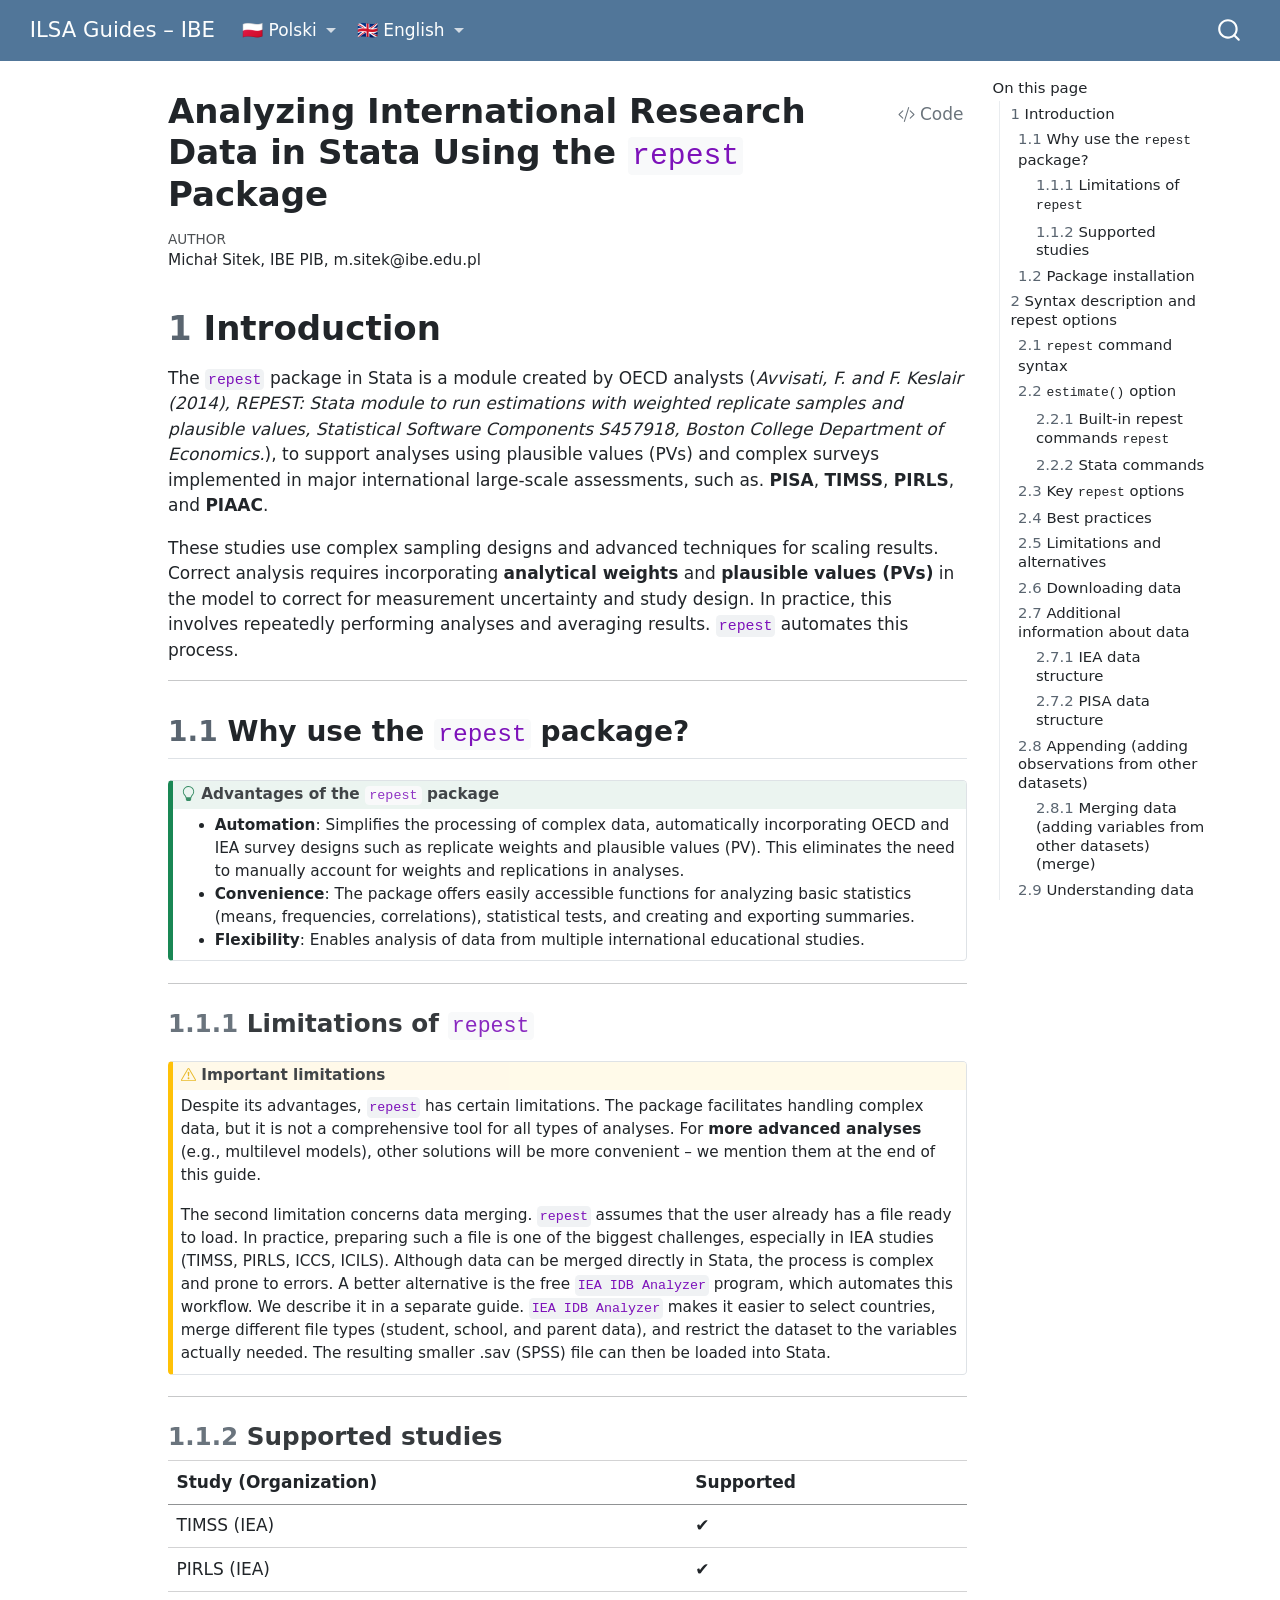
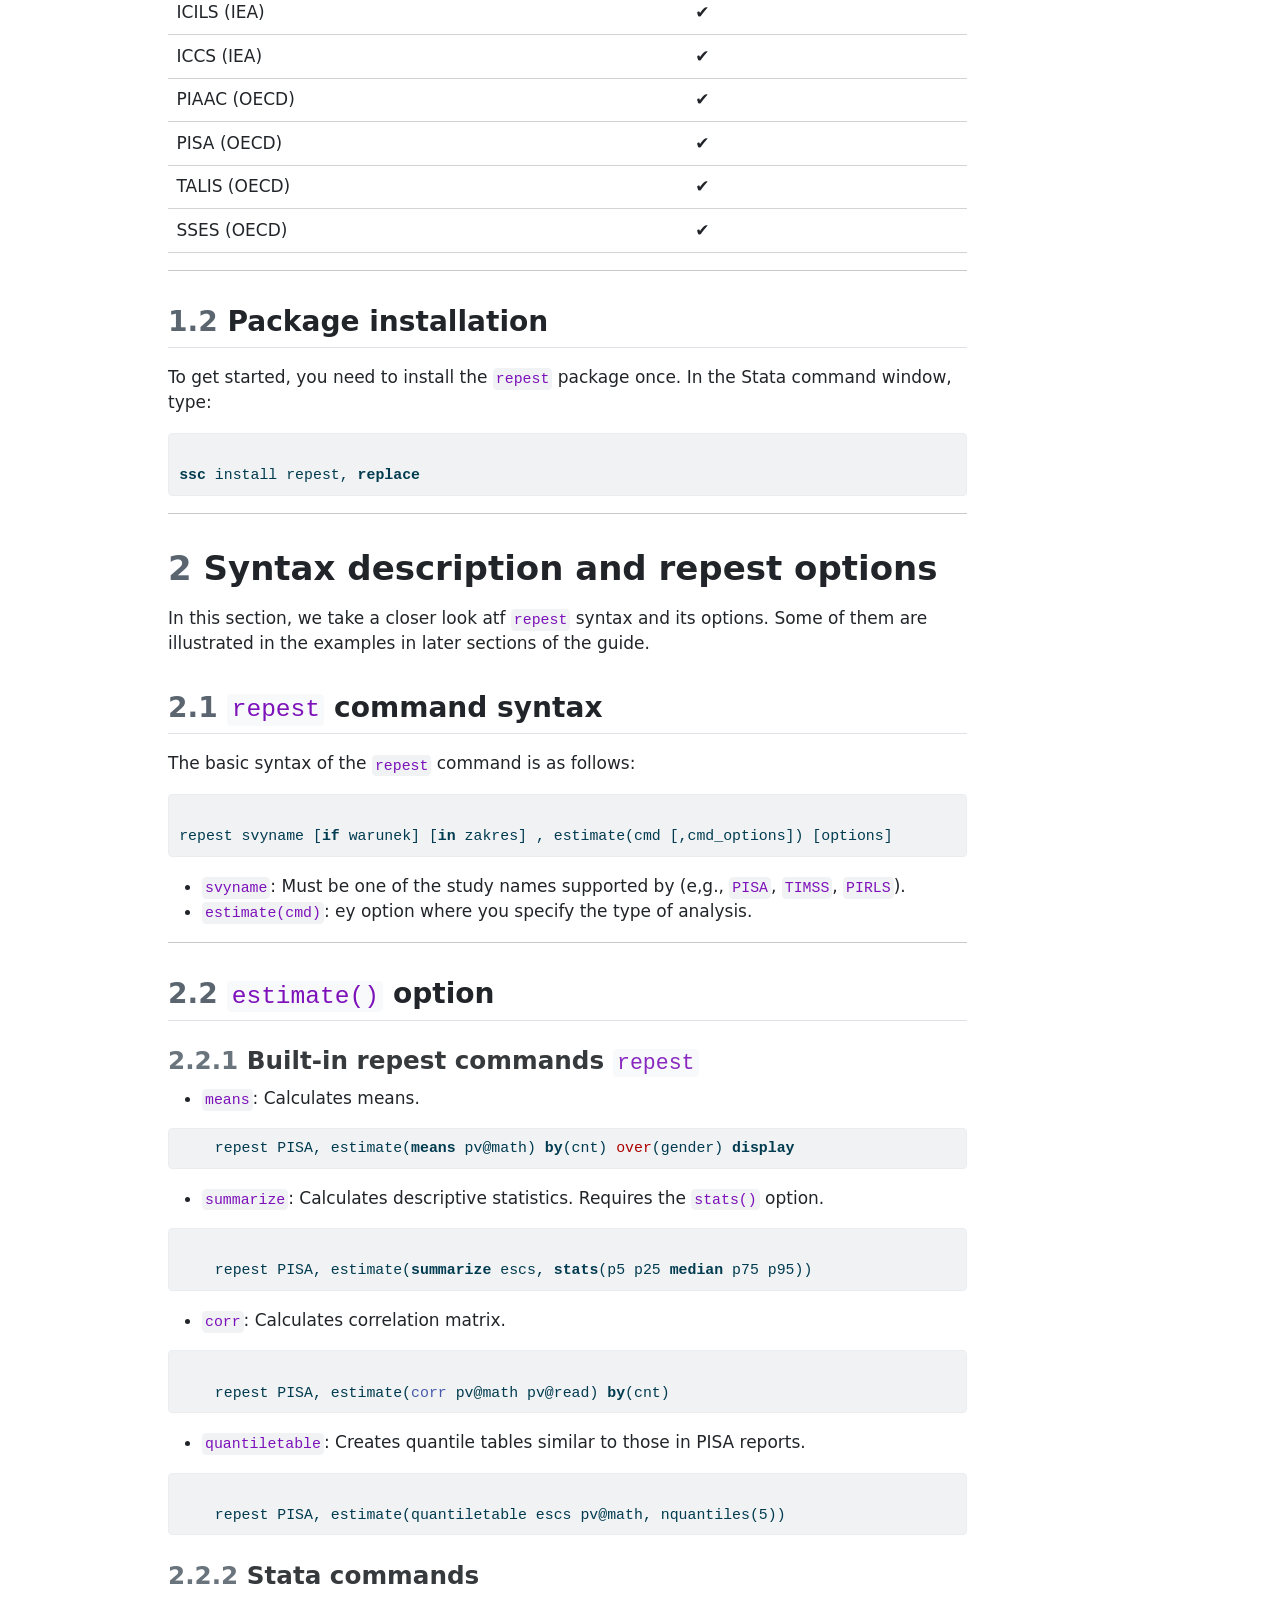
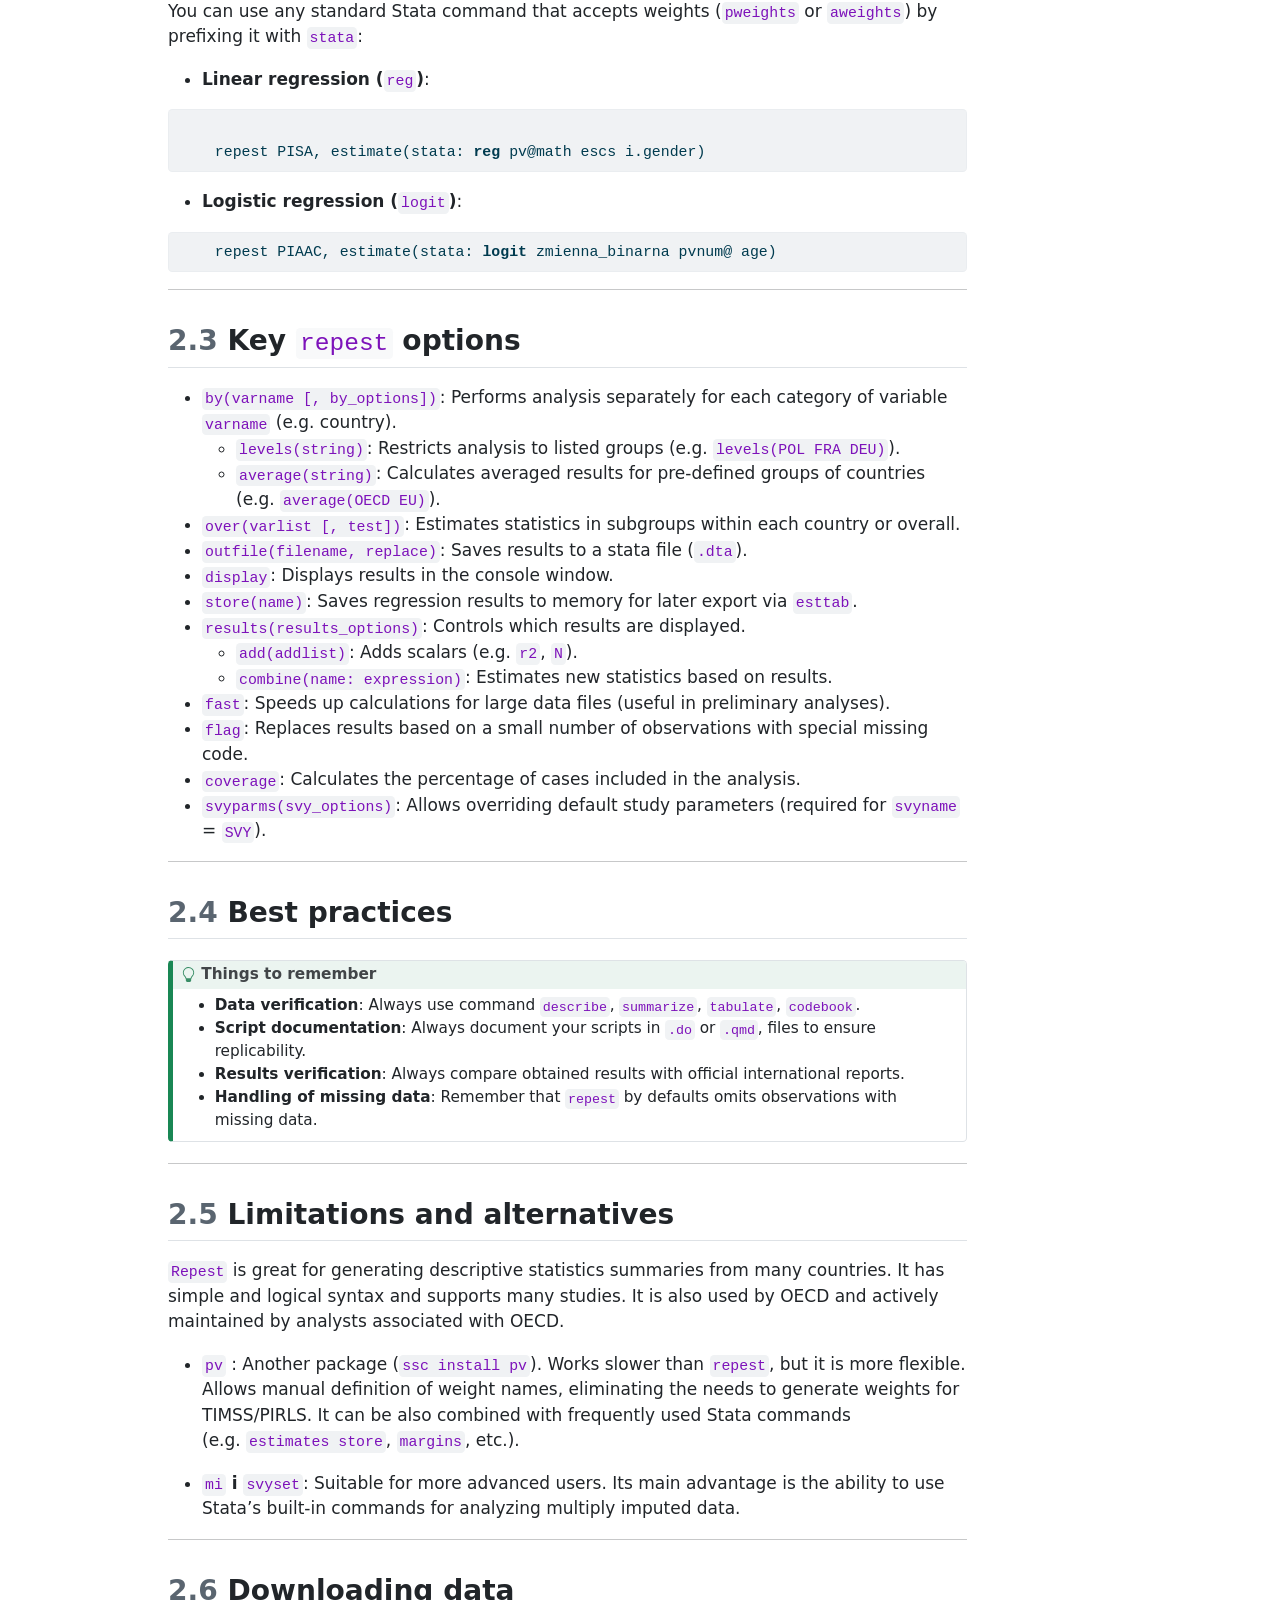
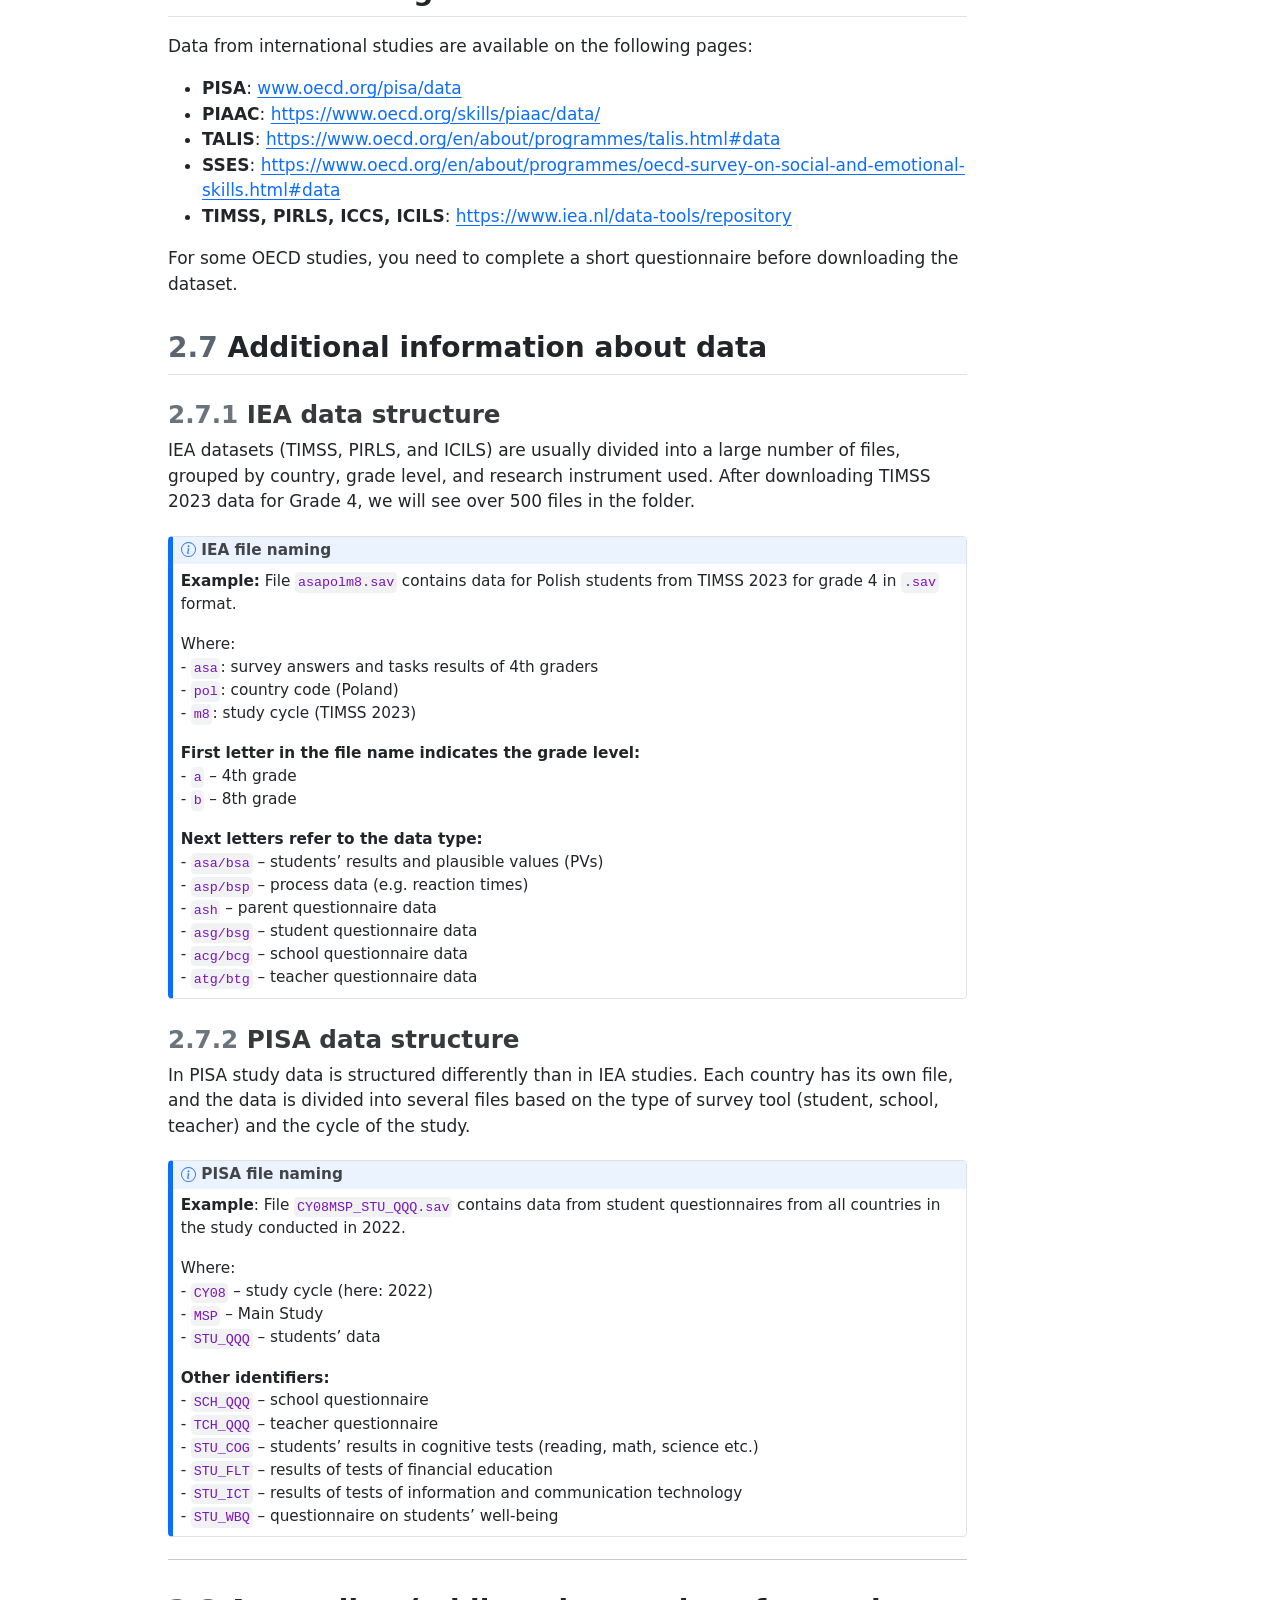
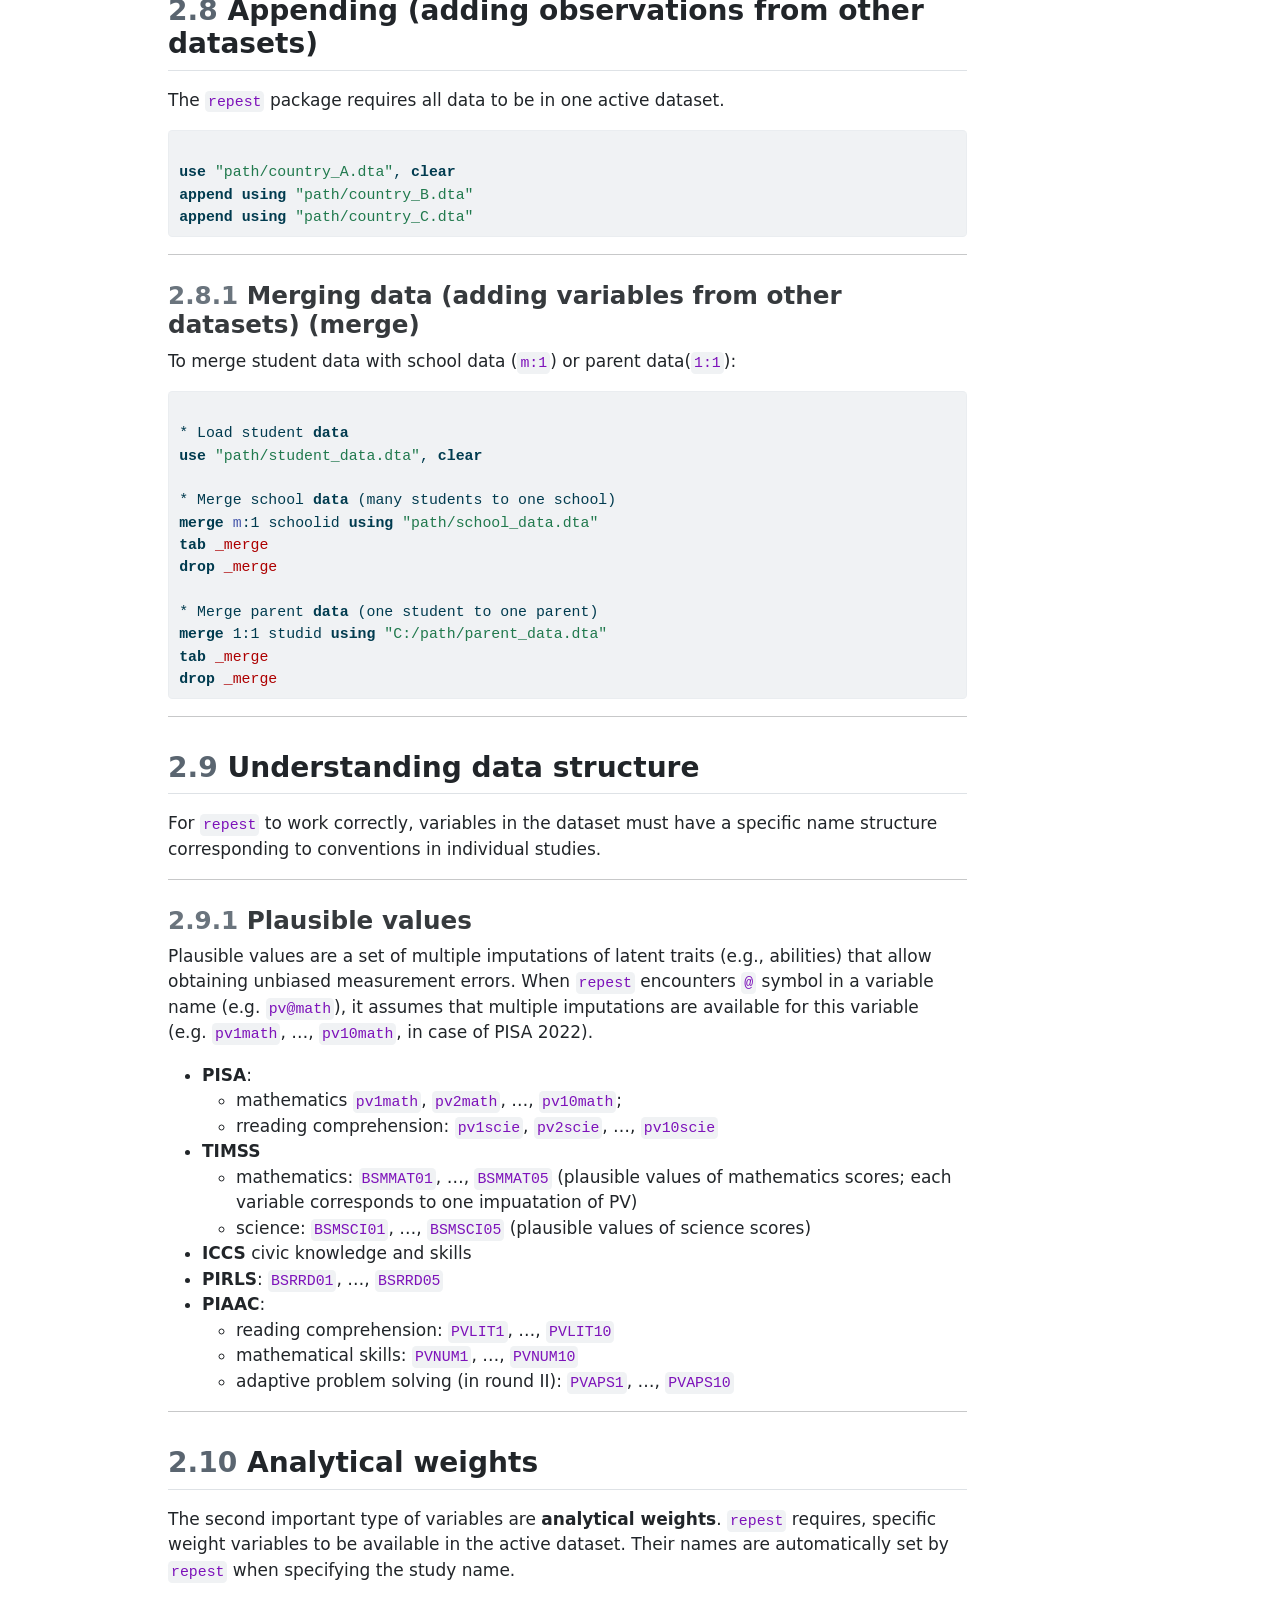
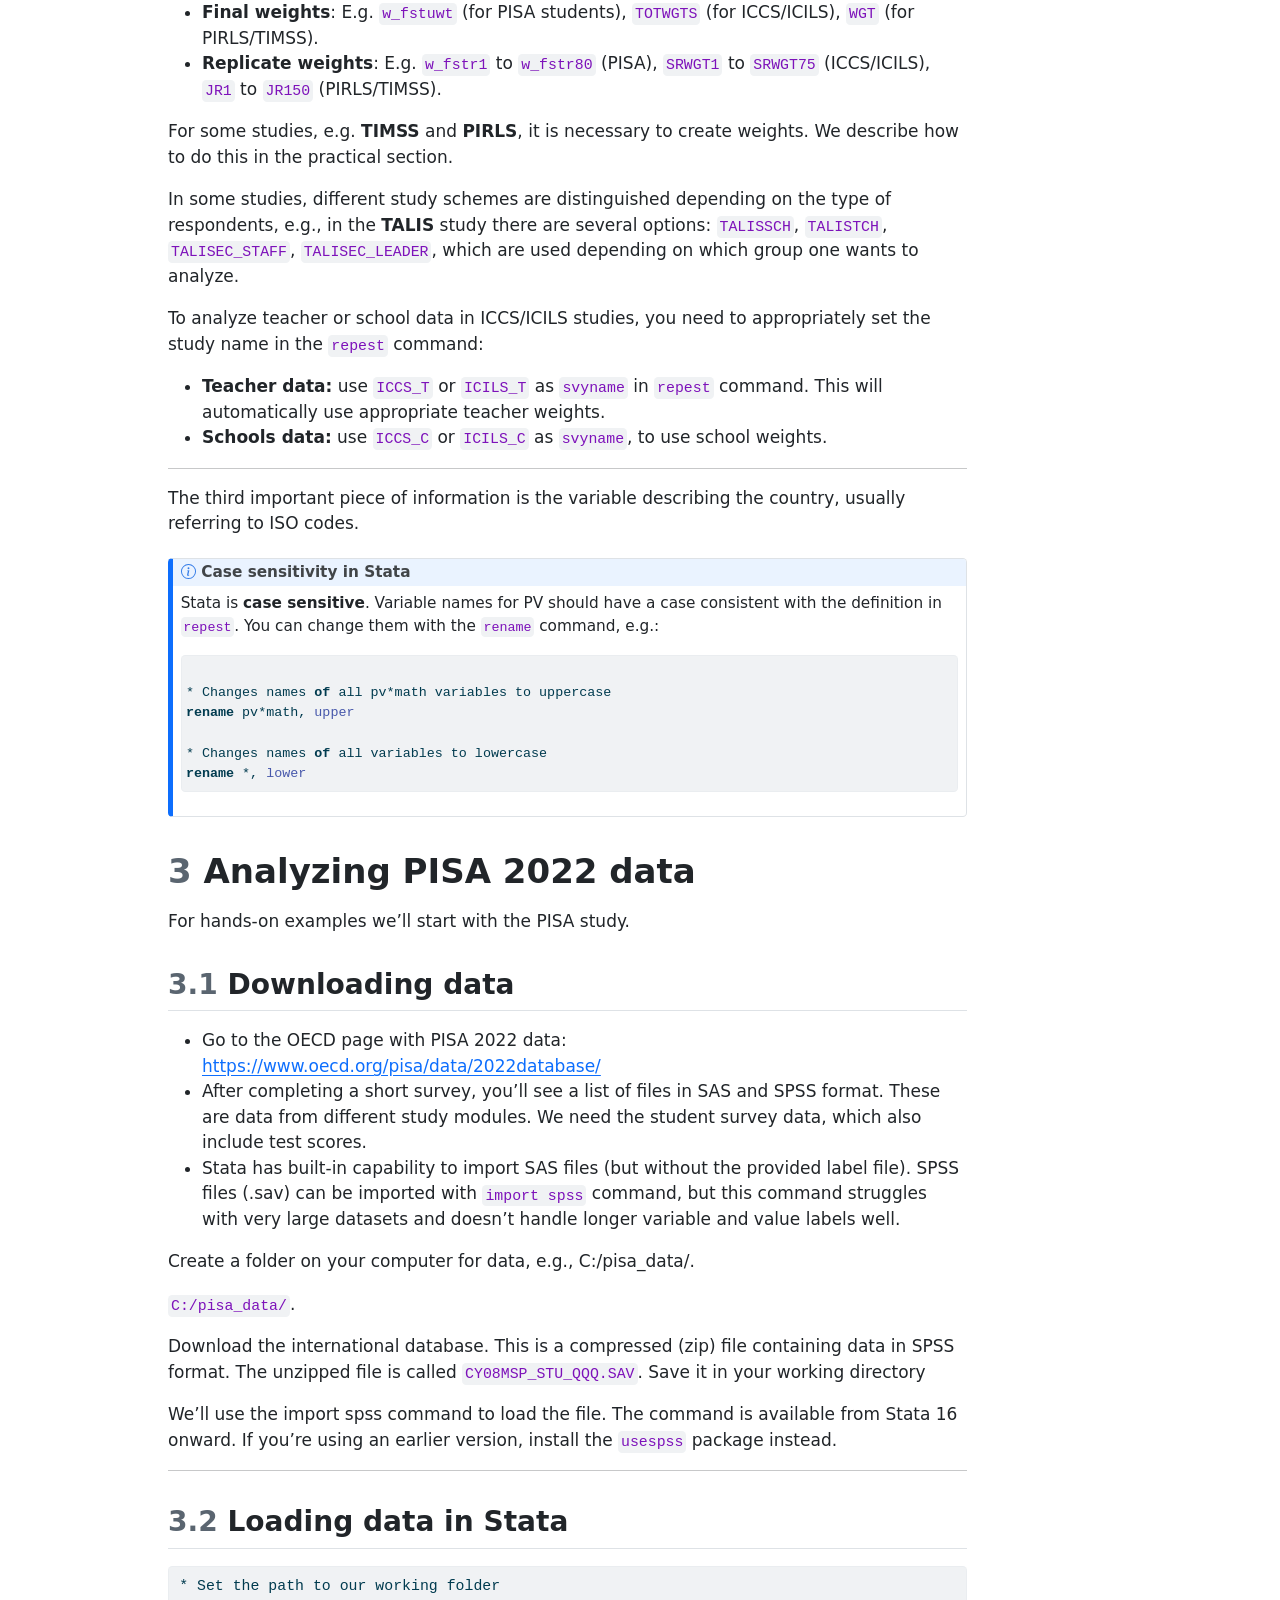
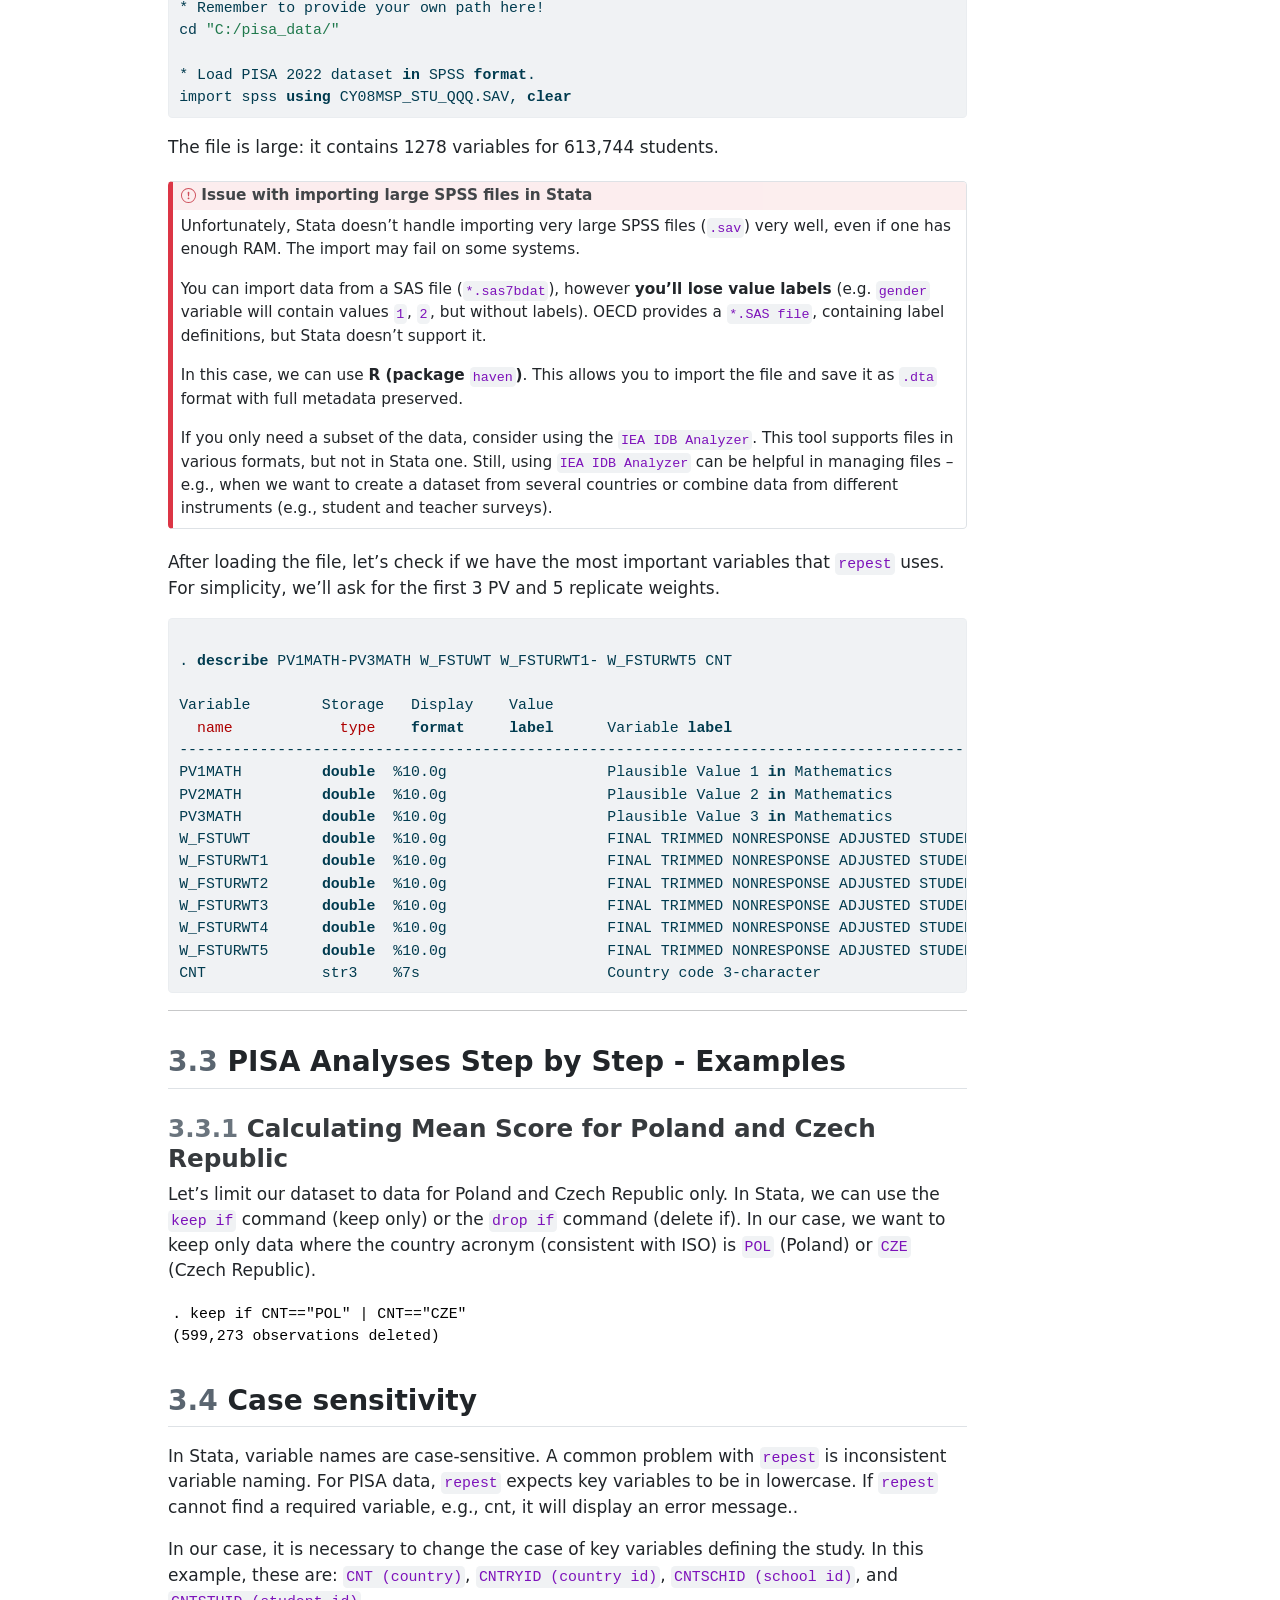
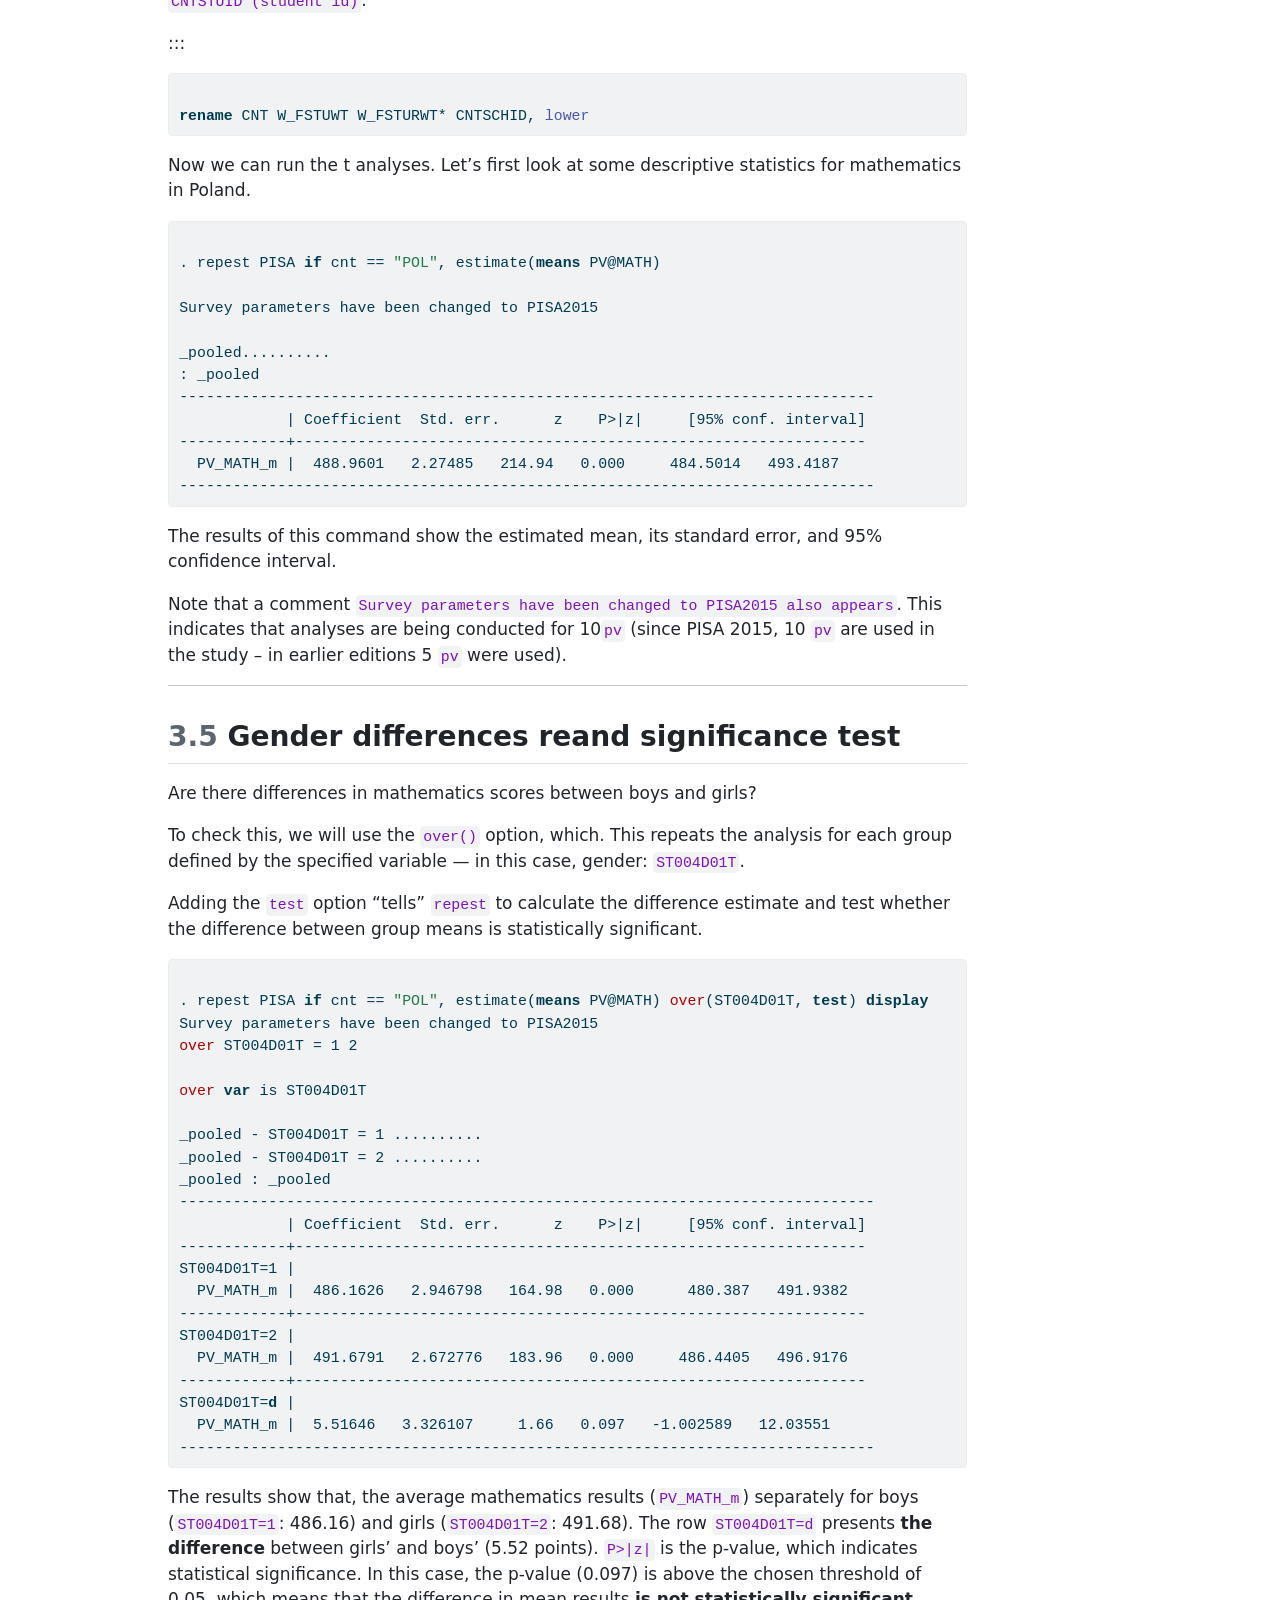
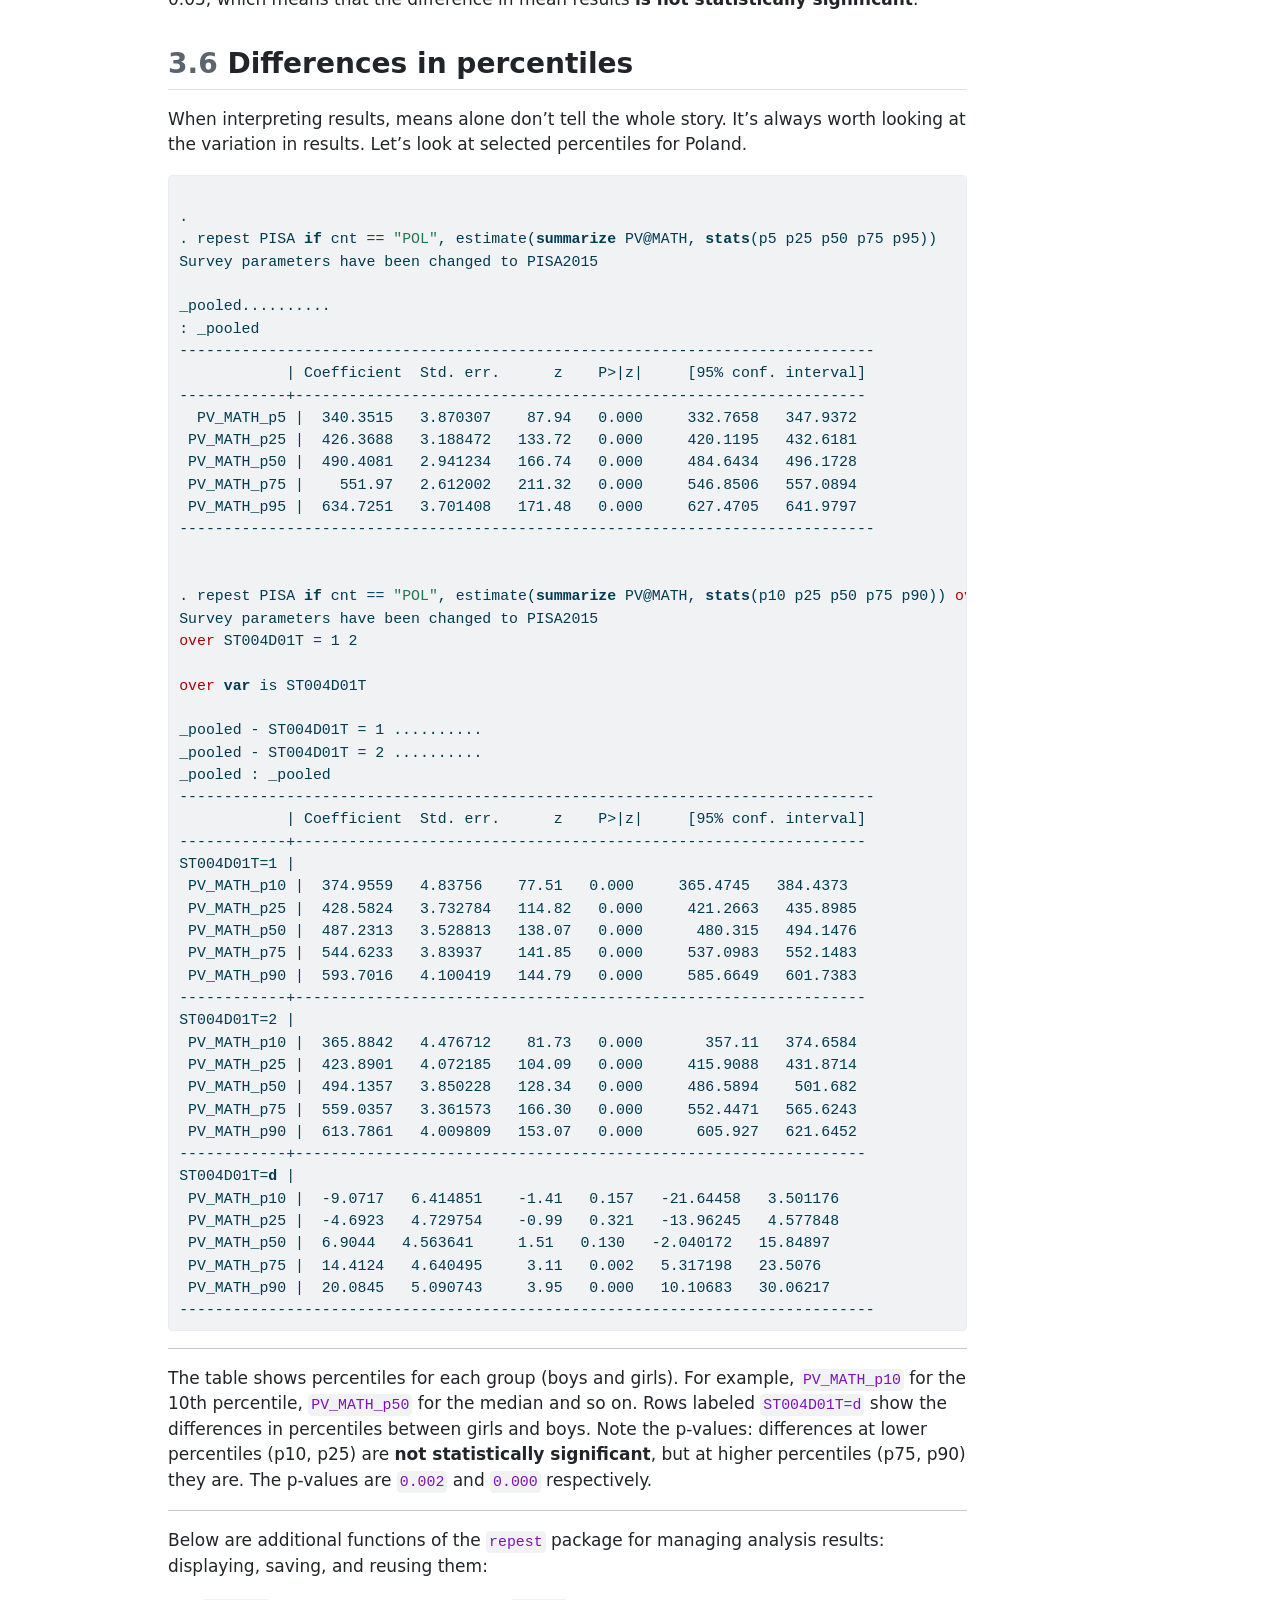
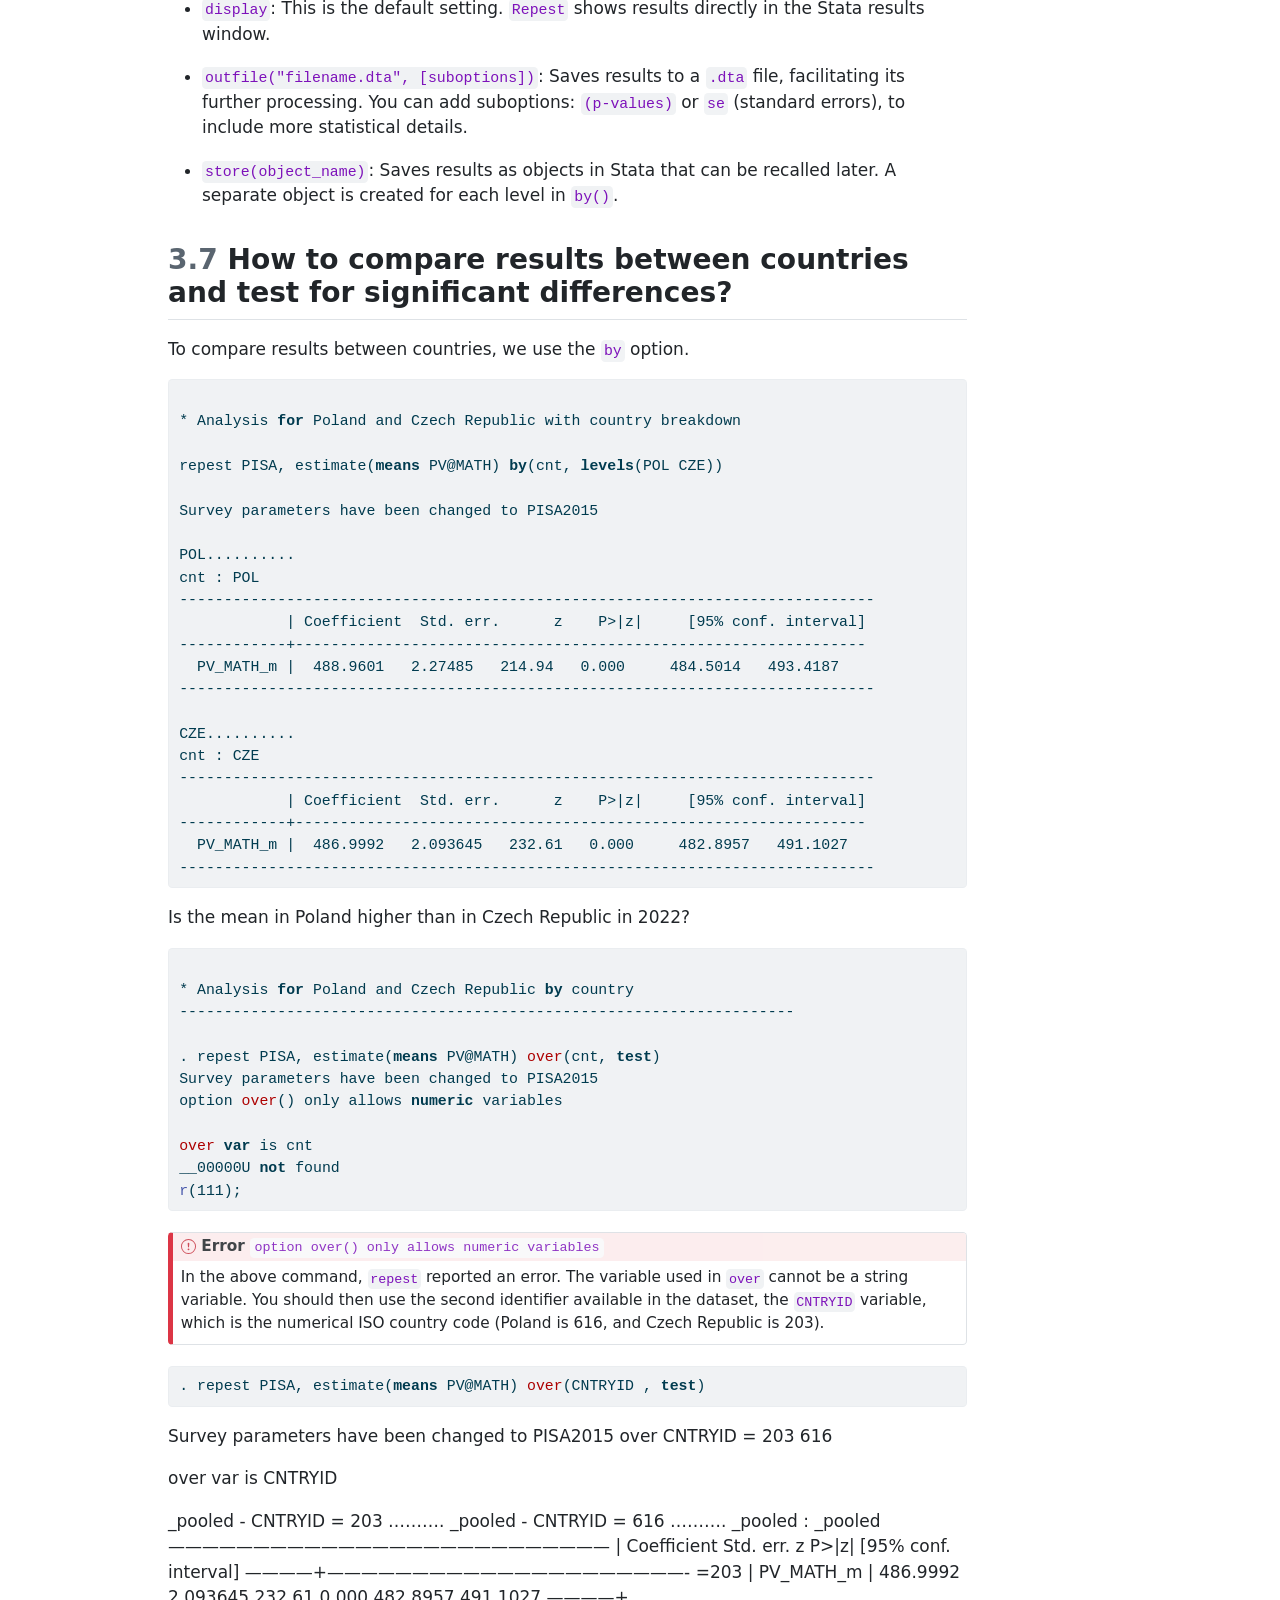
<file: docs/en/repest.html>
<!DOCTYPE html>
<html xmlns="http://www.w3.org/1999/xhtml" lang="en" xml:lang="en"><head>

<meta charset="utf-8">
<meta name="generator" content="quarto-1.9.37">

<meta name="viewport" content="width=device-width, initial-scale=1.0, user-scalable=yes">

<meta name="author" content="Michał Sitek, IBE PIB, m.sitek@ibe.edu.pl">

<title>Analyzing International Research Data in Stata Using the repest Package – ILSA Guides – IBE</title>
<style>
/* Default styles provided by pandoc.
** See https://pandoc.org/MANUAL.html#variables-for-html for config info.
*/
code{white-space: pre-wrap;}
span.smallcaps{font-variant: small-caps;}
div.columns{display: flex; gap: min(4vw, 1.5em);}
div.column{flex: auto; overflow-x: auto;}
div.hanging-indent{margin-left: 1.5em; text-indent: -1.5em;}
ul.task-list{list-style: none;}
ul.task-list li input[type="checkbox"] {
  width: 0.8em;
  margin: 0 0.8em 0.2em -1em; /* quarto-specific, see https://github.com/quarto-dev/quarto-cli/issues/4556 */ 
  vertical-align: middle;
}
/* CSS for syntax highlighting */
html { -webkit-text-size-adjust: 100%; }
pre > code.sourceCode { white-space: pre; position: relative; }
pre > code.sourceCode > span { display: inline-block; line-height: 1.25; }
pre > code.sourceCode > span:empty { height: 1.2em; }
.sourceCode { overflow: visible; }
code.sourceCode > span { color: inherit; text-decoration: inherit; }
div.sourceCode { margin: 1em 0; }
pre.sourceCode { margin: 0; }
@media screen {
div.sourceCode { overflow: auto; }
}
@media print {
pre > code.sourceCode { white-space: pre-wrap; }
pre > code.sourceCode > span { text-indent: -5em; padding-left: 5em; }
}
pre.numberSource code
  { counter-reset: source-line 0; }
pre.numberSource code > span
  { position: relative; left: -4em; counter-increment: source-line; }
pre.numberSource code > span > a:first-child::before
  { content: counter(source-line);
    position: relative; left: -1em; text-align: right; vertical-align: baseline;
    border: none; display: inline-block;
    -webkit-touch-callout: none; -webkit-user-select: none;
    -khtml-user-select: none; -moz-user-select: none;
    -ms-user-select: none; user-select: none;
    padding: 0 4px; width: 4em;
  }
pre.numberSource { margin-left: 3em;  padding-left: 4px; }
div.sourceCode
  {   }
@media screen {
pre > code.sourceCode > span > a:first-child::before { text-decoration: underline; }
}
</style>


<script src="../site_libs/quarto-nav/quarto-nav.js"></script>
<script src="../site_libs/quarto-nav/headroom.min.js"></script>
<script src="../site_libs/clipboard/clipboard.min.js"></script>
<script src="../site_libs/quarto-search/autocomplete.umd.js"></script>
<script src="../site_libs/quarto-search/fuse.min.js"></script>
<script src="../site_libs/quarto-search/quarto-search.js"></script>
<meta name="quarto:offset" content="../">
<script src="../site_libs/quarto-html/quarto.js" type="module"></script>
<script src="../site_libs/quarto-html/tabsets/tabsets.js" type="module"></script>
<script src="../site_libs/quarto-html/popper.min.js"></script>
<script src="../site_libs/quarto-html/tippy.umd.min.js"></script>
<script src="../site_libs/quarto-html/anchor.min.js"></script>
<link href="../site_libs/quarto-html/tippy.css" rel="stylesheet">
<link href="../site_libs/quarto-html/quarto-syntax-highlighting-7f8f88aac4f3542376d5c11b86a4c14d.css" rel="stylesheet" id="quarto-text-highlighting-styles">
<script src="../site_libs/bootstrap/bootstrap.min.js"></script>
<link href="../site_libs/bootstrap/bootstrap-icons.css" rel="stylesheet">
<link href="../site_libs/bootstrap/bootstrap-ece42c8223ec2bf36298a08f122c9a68.min.css" rel="stylesheet" append-hash="true" id="quarto-bootstrap" data-mode="light">
<script id="quarto-search-options" type="application/json">{
  "location": "navbar",
  "copy-button": false,
  "collapse-after": 3,
  "panel-placement": "end",
  "type": "overlay",
  "limit": 50,
  "keyboard-shortcut": [
    "f",
    "/",
    "s"
  ],
  "show-item-context": false,
  "language": {
    "search-no-results-text": "No results",
    "search-matching-documents-text": "matching documents",
    "search-copy-link-title": "Copy link to search",
    "search-hide-matches-text": "Hide additional matches",
    "search-more-match-text": "more match in this document",
    "search-more-matches-text": "more matches in this document",
    "search-clear-button-title": "Clear",
    "search-text-placeholder": "",
    "search-detached-cancel-button-title": "Cancel",
    "search-submit-button-title": "Submit",
    "search-label": "Search"
  }
}</script>


</head>

<body class="nav-fixed quarto-light">

<div id="quarto-search-results"></div>
  <header id="quarto-header" class="headroom fixed-top">
    <nav class="navbar navbar-expand-lg " data-bs-theme="dark">
      <div class="navbar-container container-fluid">
      <div class="navbar-brand-container mx-auto">
    <a class="navbar-brand" href="../index.html">
    <span class="navbar-title">ILSA Guides – IBE</span>
    </a>
  </div>
            <div id="quarto-search" class="" title="Search"></div>
          <button class="navbar-toggler" type="button" data-bs-toggle="collapse" data-bs-target="#navbarCollapse" aria-controls="navbarCollapse" role="menu" aria-expanded="false" aria-label="Toggle navigation" onclick="if (window.quartoToggleHeadroom) { window.quartoToggleHeadroom(); }">
  <span class="navbar-toggler-icon"></span>
</button>
          <div class="collapse navbar-collapse" id="navbarCollapse">
            <ul class="navbar-nav navbar-nav-scroll me-auto">
  <li class="nav-item dropdown ">
    <a class="nav-link dropdown-toggle" href="#" id="nav-menu-polski" role="link" data-bs-toggle="dropdown" aria-expanded="false">
 <span class="menu-text">🇵🇱 Polski</span>
    </a>
    <ul class="dropdown-menu" aria-labelledby="nav-menu-polski">    
        <li>
    <a class="dropdown-item" href="../pl/intsvy.html">
 <span class="dropdown-text">intsvy (R)</span></a>
  </li>  
        <li>
    <a class="dropdown-item" href="../pl/rrepest.html">
 <span class="dropdown-text">Rrepest (R)</span></a>
  </li>  
        <li>
    <a class="dropdown-item" href="../pl/repest.html">
 <span class="dropdown-text">repest (Stata)</span></a>
  </li>  
        <li>
    <a class="dropdown-item" href="../pl/idb.html">
 <span class="dropdown-text">IDB Analyzer</span></a>
  </li>  
        <li>
    <a class="dropdown-item" href="../pl/spss.html">
 <span class="dropdown-text">SPSS</span></a>
  </li>  
    </ul>
  </li>
  <li class="nav-item dropdown ">
    <a class="nav-link dropdown-toggle" href="#" id="nav-menu-english" role="link" data-bs-toggle="dropdown" aria-expanded="false">
 <span class="menu-text">🇬🇧 English</span>
    </a>
    <ul class="dropdown-menu" aria-labelledby="nav-menu-english">    
        <li>
    <a class="dropdown-item" href="../en/intsvy.html">
 <span class="dropdown-text">intsvy (R)</span></a>
  </li>  
        <li>
    <a class="dropdown-item" href="../en/rrepest.html">
 <span class="dropdown-text">Rrepest (R)</span></a>
  </li>  
        <li>
    <a class="dropdown-item" href="../en/repest.html">
 <span class="dropdown-text">repest (Stata)</span></a>
  </li>  
        <li>
    <a class="dropdown-item" href="../en/idb.html">
 <span class="dropdown-text">IDB Analyzer</span></a>
  </li>  
        <li>
    <a class="dropdown-item" href="../en/spss.html">
 <span class="dropdown-text">SPSS</span></a>
  </li>  
    </ul>
  </li>
</ul>
          </div> <!-- /navcollapse -->
            <div class="quarto-navbar-tools">
</div>
      </div> <!-- /container-fluid -->
    </nav>
</header>
<!-- content -->
<div id="quarto-content" class="quarto-container page-columns page-rows-contents page-layout-article page-navbar">
<!-- sidebar -->
<!-- margin-sidebar -->
    <div id="quarto-margin-sidebar" class="sidebar margin-sidebar">
        <nav id="TOC" role="doc-toc" class="toc-active" data-toc-expanded="99">
    <h2 id="toc-title">On this page</h2>
   
  <ul>
  <li><a href="#introduction" id="toc-introduction" class="nav-link active" data-scroll-target="#introduction"><span class="header-section-number">1</span> Introduction</a>
  <ul>
  <li><a href="#why-use-the-repest-package" id="toc-why-use-the-repest-package" class="nav-link" data-scroll-target="#why-use-the-repest-package"><span class="header-section-number">1.1</span> Why use the <code>repest</code> package?</a>
  <ul class="collapse">
  <li><a href="#limitations-of-repest" id="toc-limitations-of-repest" class="nav-link" data-scroll-target="#limitations-of-repest"><span class="header-section-number">1.1.1</span> Limitations of <code>repest</code></a></li>
  <li><a href="#supported-studies" id="toc-supported-studies" class="nav-link" data-scroll-target="#supported-studies"><span class="header-section-number">1.1.2</span> Supported studies</a></li>
  </ul></li>
  <li><a href="#package-installation" id="toc-package-installation" class="nav-link" data-scroll-target="#package-installation"><span class="header-section-number">1.2</span> Package installation</a></li>
  </ul></li>
  <li><a href="#syntax-description-and-repest-options" id="toc-syntax-description-and-repest-options" class="nav-link" data-scroll-target="#syntax-description-and-repest-options"><span class="header-section-number">2</span> Syntax description and repest options</a>
  <ul>
  <li><a href="#repest-command-syntax" id="toc-repest-command-syntax" class="nav-link" data-scroll-target="#repest-command-syntax"><span class="header-section-number">2.1</span> <code>repest</code> command syntax</a></li>
  <li><a href="#estimate-option" id="toc-estimate-option" class="nav-link" data-scroll-target="#estimate-option"><span class="header-section-number">2.2</span> <code>estimate()</code> option</a>
  <ul class="collapse">
  <li><a href="#built-in-repest-commands-repest" id="toc-built-in-repest-commands-repest" class="nav-link" data-scroll-target="#built-in-repest-commands-repest"><span class="header-section-number">2.2.1</span> Built-in repest commands <code>repest</code></a></li>
  <li><a href="#stata-commands" id="toc-stata-commands" class="nav-link" data-scroll-target="#stata-commands"><span class="header-section-number">2.2.2</span> Stata commands</a></li>
  </ul></li>
  <li><a href="#key-repest-options" id="toc-key-repest-options" class="nav-link" data-scroll-target="#key-repest-options"><span class="header-section-number">2.3</span> Key <code>repest</code> options</a></li>
  <li><a href="#best-practices" id="toc-best-practices" class="nav-link" data-scroll-target="#best-practices"><span class="header-section-number">2.4</span> Best practices</a></li>
  <li><a href="#limitations-and-alternatives" id="toc-limitations-and-alternatives" class="nav-link" data-scroll-target="#limitations-and-alternatives"><span class="header-section-number">2.5</span> Limitations and alternatives</a></li>
  <li><a href="#downloading-data" id="toc-downloading-data" class="nav-link" data-scroll-target="#downloading-data"><span class="header-section-number">2.6</span> Downloading data</a></li>
  <li><a href="#additional-information-about-data" id="toc-additional-information-about-data" class="nav-link" data-scroll-target="#additional-information-about-data"><span class="header-section-number">2.7</span> Additional information about data</a>
  <ul class="collapse">
  <li><a href="#iea-data-structure" id="toc-iea-data-structure" class="nav-link" data-scroll-target="#iea-data-structure"><span class="header-section-number">2.7.1</span> IEA data structure</a></li>
  <li><a href="#pisa-data-structure" id="toc-pisa-data-structure" class="nav-link" data-scroll-target="#pisa-data-structure"><span class="header-section-number">2.7.2</span> PISA data structure</a></li>
  </ul></li>
  <li><a href="#appending-adding-observations-from-other-datasets" id="toc-appending-adding-observations-from-other-datasets" class="nav-link" data-scroll-target="#appending-adding-observations-from-other-datasets"><span class="header-section-number">2.8</span> Appending (adding observations from other datasets)</a>
  <ul class="collapse">
  <li><a href="#merging-data-adding-variables-from-other-datasets-merge" id="toc-merging-data-adding-variables-from-other-datasets-merge" class="nav-link" data-scroll-target="#merging-data-adding-variables-from-other-datasets-merge"><span class="header-section-number">2.8.1</span> Merging data (adding variables from other datasets) (merge)</a></li>
  </ul></li>
  <li><a href="#understanding-data-structure" id="toc-understanding-data-structure" class="nav-link" data-scroll-target="#understanding-data-structure"><span class="header-section-number">2.9</span> Understanding data structure</a>
  <ul class="collapse">
  <li><a href="#plausible-values" id="toc-plausible-values" class="nav-link" data-scroll-target="#plausible-values"><span class="header-section-number">2.9.1</span> Plausible values</a></li>
  </ul></li>
  <li><a href="#analytical-weights" id="toc-analytical-weights" class="nav-link" data-scroll-target="#analytical-weights"><span class="header-section-number">2.10</span> Analytical weights</a></li>
  </ul></li>
  <li><a href="#analyzing-pisa-2022-data" id="toc-analyzing-pisa-2022-data" class="nav-link" data-scroll-target="#analyzing-pisa-2022-data"><span class="header-section-number">3</span> Analyzing PISA 2022 data</a>
  <ul>
  <li><a href="#downloading-data-1" id="toc-downloading-data-1" class="nav-link" data-scroll-target="#downloading-data-1"><span class="header-section-number">3.1</span> Downloading data</a></li>
  <li><a href="#loading-data-in-stata" id="toc-loading-data-in-stata" class="nav-link" data-scroll-target="#loading-data-in-stata"><span class="header-section-number">3.2</span> Loading data in Stata</a></li>
  <li><a href="#pisa-analyses-step-by-step---examples" id="toc-pisa-analyses-step-by-step---examples" class="nav-link" data-scroll-target="#pisa-analyses-step-by-step---examples"><span class="header-section-number">3.3</span> PISA Analyses Step by Step - Examples</a>
  <ul class="collapse">
  <li><a href="#calculating-mean-score-for-poland-and-czech-republic" id="toc-calculating-mean-score-for-poland-and-czech-republic" class="nav-link" data-scroll-target="#calculating-mean-score-for-poland-and-czech-republic"><span class="header-section-number">3.3.1</span> Calculating Mean Score for Poland and Czech Republic</a></li>
  </ul></li>
  <li><a href="#case-sensitivity" id="toc-case-sensitivity" class="nav-link" data-scroll-target="#case-sensitivity"><span class="header-section-number">3.4</span> Case sensitivity</a></li>
  <li><a href="#gender-differences-reand-significance-test" id="toc-gender-differences-reand-significance-test" class="nav-link" data-scroll-target="#gender-differences-reand-significance-test"><span class="header-section-number">3.5</span> Gender differences reand significance test</a></li>
  <li><a href="#differences-in-percentiles" id="toc-differences-in-percentiles" class="nav-link" data-scroll-target="#differences-in-percentiles"><span class="header-section-number">3.6</span> Differences in percentiles</a></li>
  <li><a href="#how-to-compare-results-between-countries-and-test-for-significant-differences" id="toc-how-to-compare-results-between-countries-and-test-for-significant-differences" class="nav-link" data-scroll-target="#how-to-compare-results-between-countries-and-test-for-significant-differences"><span class="header-section-number">3.7</span> How to compare results between countries and test for significant differences?</a>
  <ul class="collapse">
  <li><a href="#linear-regression" id="toc-linear-regression" class="nav-link" data-scroll-target="#linear-regression"><span class="header-section-number">3.7.1</span> Linear regression</a></li>
  </ul></li>
  </ul></li>
  <li><a href="#analysis-of-timss-and-pirls-data" id="toc-analysis-of-timss-and-pirls-data" class="nav-link" data-scroll-target="#analysis-of-timss-and-pirls-data"><span class="header-section-number">4</span> Analysis of TIMSS (and PIRLS) data</a>
  <ul>
  <li><a href="#file-structure" id="toc-file-structure" class="nav-link" data-scroll-target="#file-structure"><span class="header-section-number">4.1</span> File structure</a></li>
  <li><a href="#preparing-timss-data" id="toc-preparing-timss-data" class="nav-link" data-scroll-target="#preparing-timss-data"><span class="header-section-number">4.2</span> Preparing TIMSS data</a>
  <ul class="collapse">
  <li><a href="#downloading-and-combining-data" id="toc-downloading-and-combining-data" class="nav-link" data-scroll-target="#downloading-and-combining-data"><span class="header-section-number">4.2.1</span> Downloading and combining data</a></li>
  </ul></li>
  <li><a href="#preparing-weights-for-repest-essential-step" id="toc-preparing-weights-for-repest-essential-step" class="nav-link" data-scroll-target="#preparing-weights-for-repest-essential-step"><span class="header-section-number">4.3</span> Preparing weights for repest (Essential step!)</a></li>
  <li><a href="#timss-step-by-step-analysis-examples" id="toc-timss-step-by-step-analysis-examples" class="nav-link" data-scroll-target="#timss-step-by-step-analysis-examples"><span class="header-section-number">4.4</span> TIMSS step-by-step analysis – examples</a>
  <ul class="collapse">
  <li><a href="#gender-differences-in-poland" id="toc-gender-differences-in-poland" class="nav-link" data-scroll-target="#gender-differences-in-poland"><span class="header-section-number">4.4.1</span> Gender differences in Poland</a></li>
  <li><a href="#proficiency-levels" id="toc-proficiency-levels" class="nav-link" data-scroll-target="#proficiency-levels"><span class="header-section-number">4.4.2</span> Proficiency levels</a></li>
  </ul></li>
  </ul></li>
  </ul>
<div class="quarto-alternate-formats"><h2>Other Formats</h2><ul><li><a href="repest.pdf"><i class="bi bi-file-pdf"></i>PDF</a></li><li><a href="repest.docx"><i class="bi bi-file-word"></i>MS Word</a></li></ul></div></nav>
    </div>
<!-- main -->
<main class="content" id="quarto-document-content">

<header id="title-block-header" class="quarto-title-block default">
<div class="quarto-title">
<div class="quarto-title-block"><div><h1 class="title">Analyzing International Research Data in Stata Using the <code>repest</code> Package</h1><button type="button" class="btn code-tools-button" id="quarto-code-tools-source"><i class="bi"></i> Code</button></div></div>
</div>



<div class="quarto-title-meta">

    <div>
    <div class="quarto-title-meta-heading">Author</div>
    <div class="quarto-title-meta-contents">
             <p>Michał Sitek, IBE PIB, m.sitek@ibe.edu.pl </p>
          </div>
  </div>
    
  
    
  </div>
  


</header>


<section id="introduction" class="level1" data-number="1">
<h1 data-number="1"><span class="header-section-number">1</span> Introduction</h1>
<p>The <strong><code>repest</code></strong> package in Stata is a module created by OECD analysts (<em>Avvisati, F. and F. Keslair (2014), REPEST: Stata module to run estimations with weighted replicate samples and plausible values, Statistical Software Components S457918, Boston College Department of Economics.</em>), to support analyses using plausible values (PVs) and complex surveys implemented in major international large-scale assessments, such as. <strong>PISA</strong>, <strong>TIMSS</strong>, <strong>PIRLS</strong>, and <strong>PIAAC</strong>.</p>
<p>These studies use complex sampling designs and advanced techniques for scaling results. Correct analysis requires incorporating <strong>analytical weights</strong> and <strong>plausible values (PVs)</strong> in the model to correct for measurement uncertainty and study design. In practice, this involves repeatedly performing analyses and averaging results. <code>repest</code> automates this process.</p>
<hr>
<section id="why-use-the-repest-package" class="level2" data-number="1.1">
<h2 data-number="1.1" class="anchored" data-anchor-id="why-use-the-repest-package"><span class="header-section-number">1.1</span> Why use the <code>repest</code> package?</h2>
<div class="callout callout-style-default callout-tip callout-titled">
<div class="callout-header d-flex align-content-center">
<div class="callout-icon-container">
<i class="callout-icon"></i>
</div>
<div class="callout-title-container flex-fill">
<span class="screen-reader-only">Tip</span>Advantages of the <code>repest</code> package
</div>
</div>
<div class="callout-body-container callout-body">
<ul>
<li><strong>Automation</strong>: Simplifies the processing of complex data, automatically incorporating OECD and IEA survey designs such as replicate weights and plausible values (PV). This eliminates the need to manually account for weights and replications in analyses.</li>
<li><strong>Convenience</strong>: The package offers easily accessible functions for analyzing basic statistics (means, frequencies, correlations), statistical tests, and creating and exporting summaries.</li>
<li><strong>Flexibility</strong>: Enables analysis of data from multiple international educational studies.</li>
</ul>
</div>
</div>
<hr>
<section id="limitations-of-repest" class="level3" data-number="1.1.1">
<h3 data-number="1.1.1" class="anchored" data-anchor-id="limitations-of-repest"><span class="header-section-number">1.1.1</span> Limitations of <code>repest</code></h3>
<div class="callout callout-style-default callout-warning callout-titled">
<div class="callout-header d-flex align-content-center">
<div class="callout-icon-container">
<i class="callout-icon"></i>
</div>
<div class="callout-title-container flex-fill">
<span class="screen-reader-only">Warning</span>Important limitations
</div>
</div>
<div class="callout-body-container callout-body">
<p>Despite its advantages, <code>repest</code> has certain limitations. The package facilitates handling complex data, but it is not a comprehensive tool for all types of analyses. For <strong>more advanced analyses</strong> (e.g., multilevel models), other solutions will be more convenient – we mention them at the end of this guide.</p>
<p>The second limitation concerns data merging. <code>repest</code> assumes that the user already has a file ready to load. In practice, preparing such a file is one of the biggest challenges, especially in IEA studies (TIMSS, PIRLS, ICCS, ICILS). Although data can be merged directly in Stata, the process is complex and prone to errors. A better alternative is the free <code>IEA IDB Analyzer</code> program, which automates this workflow. We describe it in a separate guide. <code>IEA IDB Analyzer</code> makes it easier to select countries, merge different file types (student, school, and parent data), and restrict the dataset to the variables actually needed. The resulting smaller .sav (SPSS) file can then be loaded into Stata.</p>
</div>
</div>
<hr>
</section>
<section id="supported-studies" class="level3" data-number="1.1.2">
<h3 data-number="1.1.2" class="anchored" data-anchor-id="supported-studies"><span class="header-section-number">1.1.2</span> Supported studies</h3>
<table class="caption-top table">
<thead>
<tr class="header">
<th>Study (Organization)</th>
<th>Supported</th>
</tr>
</thead>
<tbody>
<tr class="odd">
<td>TIMSS (IEA)</td>
<td>✔</td>
</tr>
<tr class="even">
<td>PIRLS (IEA)</td>
<td>✔</td>
</tr>
<tr class="odd">
<td>ICILS (IEA)</td>
<td>✔</td>
</tr>
<tr class="even">
<td>ICCS (IEA)</td>
<td>✔</td>
</tr>
<tr class="odd">
<td>PIAAC (OECD)</td>
<td>✔</td>
</tr>
<tr class="even">
<td>PISA (OECD)</td>
<td>✔</td>
</tr>
<tr class="odd">
<td>TALIS (OECD)</td>
<td>✔</td>
</tr>
<tr class="even">
<td>SSES (OECD)</td>
<td>✔</td>
</tr>
</tbody>
</table>
<hr>
</section>
</section>
<section id="package-installation" class="level2" data-number="1.2">
<h2 data-number="1.2" class="anchored" data-anchor-id="package-installation"><span class="header-section-number">1.2</span> Package installation</h2>
<p>To get started, you need to install the <code>repest</code> package once. In the Stata command window, type:</p>
<div class="code-copy-outer-scaffold"><div class="sourceCode" id="cb1"><pre class="sourceCode stata code-with-copy"><code class="sourceCode stata"><span id="cb1-1"><a href="#cb1-1" aria-hidden="true" tabindex="-1"></a></span>
<span id="cb1-2"><a href="#cb1-2" aria-hidden="true" tabindex="-1"></a><span class="kw">ssc</span> install repest, <span class="kw">replace</span></span></code></pre></div><button title="Copy to Clipboard" class="code-copy-button"><i class="bi"></i></button></div>
<hr>
</section>
</section>
<section id="syntax-description-and-repest-options" class="level1" data-number="2">
<h1 data-number="2"><span class="header-section-number">2</span> Syntax description and repest options</h1>
<p>In this section, we take a closer look atf <code>repest</code> syntax and its options. Some of them are illustrated in the examples in later sections of the guide.</p>
<section id="repest-command-syntax" class="level2" data-number="2.1">
<h2 data-number="2.1" class="anchored" data-anchor-id="repest-command-syntax"><span class="header-section-number">2.1</span> <code>repest</code> command syntax</h2>
<p>The basic syntax of the <code>repest</code> command is as follows:</p>
<div class="code-copy-outer-scaffold"><div class="sourceCode" id="cb2"><pre class="sourceCode stata code-with-copy"><code class="sourceCode stata"><span id="cb2-1"><a href="#cb2-1" aria-hidden="true" tabindex="-1"></a></span>
<span id="cb2-2"><a href="#cb2-2" aria-hidden="true" tabindex="-1"></a>repest svyname [<span class="kw">if</span> warunek] [<span class="kw">in</span> zakres] , estimate(cmd [,cmd_options]) [options]</span></code></pre></div><button title="Copy to Clipboard" class="code-copy-button"><i class="bi"></i></button></div>
<ul>
<li><strong><code>svyname</code></strong>: Must be one of the study names supported by (e,g., <code>PISA</code>, <code>TIMSS</code>, <code>PIRLS</code>).</li>
<li><strong><code>estimate(cmd)</code></strong>: ey option where you specify the type of analysis.</li>
</ul>
<hr>
</section>
<section id="estimate-option" class="level2" data-number="2.2">
<h2 data-number="2.2" class="anchored" data-anchor-id="estimate-option"><span class="header-section-number">2.2</span> <code>estimate()</code> option</h2>
<section id="built-in-repest-commands-repest" class="level3" data-number="2.2.1">
<h3 data-number="2.2.1" class="anchored" data-anchor-id="built-in-repest-commands-repest"><span class="header-section-number">2.2.1</span> Built-in repest commands <code>repest</code></h3>
<ul>
<li><strong><code>means</code></strong>: Calculates means.</li>
</ul>
<div class="code-copy-outer-scaffold"><div class="sourceCode" id="cb3"><pre class="sourceCode stata code-with-copy"><code class="sourceCode stata"><span id="cb3-1"><a href="#cb3-1" aria-hidden="true" tabindex="-1"></a>    repest PISA, estimate(<span class="kw">means</span> pv@math) <span class="kw">by</span>(cnt) <span class="bn">over</span>(gender) <span class="kw">display</span></span></code></pre></div><button title="Copy to Clipboard" class="code-copy-button"><i class="bi"></i></button></div>
<ul>
<li><strong><code>summarize</code></strong>: Calculates descriptive statistics. Requires the <code>stats()</code> option.</li>
</ul>
<div class="code-copy-outer-scaffold"><div class="sourceCode" id="cb4"><pre class="sourceCode stata code-with-copy"><code class="sourceCode stata"><span id="cb4-1"><a href="#cb4-1" aria-hidden="true" tabindex="-1"></a></span>
<span id="cb4-2"><a href="#cb4-2" aria-hidden="true" tabindex="-1"></a>    repest PISA, estimate(<span class="kw">summarize</span> escs, <span class="kw">stats</span>(p5 p25 <span class="kw">median</span> p75 p95))</span></code></pre></div><button title="Copy to Clipboard" class="code-copy-button"><i class="bi"></i></button></div>
<ul>
<li><strong><code>corr</code></strong>: Calculates correlation matrix.</li>
</ul>
<div class="code-copy-outer-scaffold"><div class="sourceCode" id="cb5"><pre class="sourceCode stata code-with-copy"><code class="sourceCode stata"><span id="cb5-1"><a href="#cb5-1" aria-hidden="true" tabindex="-1"></a></span>
<span id="cb5-2"><a href="#cb5-2" aria-hidden="true" tabindex="-1"></a>    repest PISA, estimate(<span class="fu">corr</span> pv@math pv@read) <span class="kw">by</span>(cnt)</span></code></pre></div><button title="Copy to Clipboard" class="code-copy-button"><i class="bi"></i></button></div>
<ul>
<li><strong><code>quantiletable</code></strong>: Creates quantile tables similar to those in PISA reports.</li>
</ul>
<div class="code-copy-outer-scaffold"><div class="sourceCode" id="cb6"><pre class="sourceCode stata code-with-copy"><code class="sourceCode stata"><span id="cb6-1"><a href="#cb6-1" aria-hidden="true" tabindex="-1"></a></span>
<span id="cb6-2"><a href="#cb6-2" aria-hidden="true" tabindex="-1"></a>    repest PISA, estimate(quantiletable escs pv@math, nquantiles(5))</span></code></pre></div><button title="Copy to Clipboard" class="code-copy-button"><i class="bi"></i></button></div>
</section>
<section id="stata-commands" class="level3" data-number="2.2.2">
<h3 data-number="2.2.2" class="anchored" data-anchor-id="stata-commands"><span class="header-section-number">2.2.2</span> Stata commands</h3>
<p>You can use any standard Stata command that accepts weights (<code>pweights</code> or <code>aweights</code>) by prefixing it with <code>stata</code>:</p>
<ul>
<li><strong>Linear regression (<code>reg</code>)</strong>:</li>
</ul>
<div class="code-copy-outer-scaffold"><div class="sourceCode" id="cb7"><pre class="sourceCode stata code-with-copy"><code class="sourceCode stata"><span id="cb7-1"><a href="#cb7-1" aria-hidden="true" tabindex="-1"></a></span>
<span id="cb7-2"><a href="#cb7-2" aria-hidden="true" tabindex="-1"></a>    repest PISA, estimate(stata: <span class="kw">reg</span> pv@math escs i.gender)</span></code></pre></div><button title="Copy to Clipboard" class="code-copy-button"><i class="bi"></i></button></div>
<ul>
<li><strong>Logistic regression (<code>logit</code>)</strong>:</li>
</ul>
<div class="code-copy-outer-scaffold"><div class="sourceCode" id="cb8"><pre class="sourceCode stata code-with-copy"><code class="sourceCode stata"><span id="cb8-1"><a href="#cb8-1" aria-hidden="true" tabindex="-1"></a>    repest PIAAC, estimate(stata: <span class="kw">logit</span> zmienna_binarna pvnum@ age)</span></code></pre></div><button title="Copy to Clipboard" class="code-copy-button"><i class="bi"></i></button></div>
<hr>
</section>
</section>
<section id="key-repest-options" class="level2" data-number="2.3">
<h2 data-number="2.3" class="anchored" data-anchor-id="key-repest-options"><span class="header-section-number">2.3</span> Key <code>repest</code> options</h2>
<ul>
<li><strong><code>by(varname [, by_options])</code></strong>: Performs analysis separately for each category of variable <code>varname</code> (e.g.&nbsp;country).
<ul>
<li><code>levels(string)</code>: Restricts analysis to listed groups (e.g.&nbsp;<code>levels(POL FRA DEU)</code>).</li>
<li><code>average(string)</code>: Calculates averaged results for pre-defined groups of countries (e.g.&nbsp;<code>average(OECD EU)</code>).</li>
</ul></li>
<li><strong><code>over(varlist [, test])</code></strong>: Estimates statistics in subgroups within each country or overall.</li>
<li><strong><code>outfile(filename, replace)</code></strong>: Saves results to a stata file (<code>.dta</code>).</li>
<li><strong><code>display</code></strong>: Displays results in the console window.</li>
<li><strong><code>store(name)</code></strong>: Saves regression results to memory for later export via <code>esttab</code>.</li>
<li><strong><code>results(results_options)</code></strong>: Controls which results are displayed.
<ul>
<li><code>add(addlist)</code>: Adds scalars (e.g.&nbsp;<code>r2</code>, <code>N</code>).</li>
<li><code>combine(name: expression)</code>: Estimates new statistics based on results.</li>
</ul></li>
<li><strong><code>fast</code></strong>: Speeds up calculations for large data files (useful in preliminary analyses).</li>
<li><strong><code>flag</code></strong>: Replaces results based on a small number of observations with special missing code.</li>
<li><strong><code>coverage</code></strong>: Calculates the percentage of cases included in the analysis.</li>
<li><strong><code>svyparms(svy_options)</code></strong>: Allows overriding default study parameters (required for <code>svyname</code> = <code>SVY</code>).</li>
</ul>
<hr>
</section>
<section id="best-practices" class="level2" data-number="2.4">
<h2 data-number="2.4" class="anchored" data-anchor-id="best-practices"><span class="header-section-number">2.4</span> Best practices</h2>
<div class="callout callout-style-default callout-tip callout-titled">
<div class="callout-header d-flex align-content-center">
<div class="callout-icon-container">
<i class="callout-icon"></i>
</div>
<div class="callout-title-container flex-fill">
<span class="screen-reader-only">Tip</span>Things to remember
</div>
</div>
<div class="callout-body-container callout-body">
<ul>
<li><strong>Data verification</strong>: Always use command <code>describe</code>, <code>summarize</code>, <code>tabulate</code>, <code>codebook</code>.</li>
<li><strong>Script documentation</strong>: Always document your scripts in <code>.do</code> or <code>.qmd</code>, files to ensure replicability.</li>
<li><strong>Results verification</strong>: Always compare obtained results with official international reports.</li>
<li><strong>Handling of missing data</strong>: Remember that <code>repest</code> by defaults omits observations with missing data.</li>
</ul>
</div>
</div>
<hr>
</section>
<section id="limitations-and-alternatives" class="level2" data-number="2.5">
<h2 data-number="2.5" class="anchored" data-anchor-id="limitations-and-alternatives"><span class="header-section-number">2.5</span> Limitations and alternatives</h2>
<p><code>Repest</code> is great for generating descriptive statistics summaries from many countries. It has simple and logical syntax and supports many studies. It is also used by OECD and actively maintained by analysts associated with OECD.</p>
<ul>
<li><p><strong><code>pv</code></strong> : Another package (<code>ssc install pv</code>). Works slower than <code>repest</code>, but it is more flexible. Allows manual definition of weight names, eliminating the needs to generate weights for TIMSS/PIRLS. It can be also combined with frequently used Stata commands (e.g.&nbsp;<code>estimates store</code>, <code>margins</code>, etc.).</p></li>
<li><p><strong><code>mi</code> i <code>svyset</code></strong>: Suitable for more advanced users. Its main advantage is the ability to use Stata’s built-in commands for analyzing multiply imputed data.</p></li>
</ul>
<hr>
</section>
<section id="downloading-data" class="level2" data-number="2.6">
<h2 data-number="2.6" class="anchored" data-anchor-id="downloading-data"><span class="header-section-number">2.6</span> Downloading data</h2>
<p>Data from international studies are available on the following pages:</p>
<ul>
<li><strong>PISA</strong>: <a href="https://www.oecd.org/pisa/data" target="_blank">www.oecd.org/pisa/data</a></li>
<li><strong>PIAAC</strong>: <a href="https://www.oecd.org/skills/piaac/data/" target="_blank">https://www.oecd.org/skills/piaac/data/</a></li>
<li><strong>TALIS</strong>: <a href="https://www.oecd.org/en/about/programmes/talis.html#data" target="_blank">https://www.oecd.org/en/about/programmes/talis.html#data</a></li>
<li><strong>SSES</strong>: <a href="https://www.oecd.org/en/about/programmes/oecd-survey-on-social-and-emotional-skills.html#data" target="_blank">https://www.oecd.org/en/about/programmes/oecd-survey-on-social-and-emotional-skills.html#data</a></li>
<li><strong>TIMSS, PIRLS, ICCS, ICILS</strong>: <a href="https://www.iea.nl/data-tools/repository" target="_blank">https://www.iea.nl/data-tools/repository</a></li>
</ul>
<p>For some OECD studies, you need to complete a short questionnaire before downloading the dataset.</p>
</section>
<section id="additional-information-about-data" class="level2" data-number="2.7">
<h2 data-number="2.7" class="anchored" data-anchor-id="additional-information-about-data"><span class="header-section-number">2.7</span> Additional information about data</h2>
<section id="iea-data-structure" class="level3" data-number="2.7.1">
<h3 data-number="2.7.1" class="anchored" data-anchor-id="iea-data-structure"><span class="header-section-number">2.7.1</span> IEA data structure</h3>
<p>IEA datasets (TIMSS, PIRLS, and ICILS) are usually divided into a large number of files, grouped by country, grade level, and research instrument used. After downloading TIMSS 2023 data for Grade 4, we will see over 500 files in the folder.</p>
<div class="callout callout-style-default callout-note callout-titled">
<div class="callout-header d-flex align-content-center">
<div class="callout-icon-container">
<i class="callout-icon"></i>
</div>
<div class="callout-title-container flex-fill">
<span class="screen-reader-only">Note</span>IEA file naming
</div>
</div>
<div class="callout-body-container callout-body">
<p><strong>Example:</strong> File <code>asapolm8.sav</code> contains data for Polish students from TIMSS 2023 for grade 4 in <code>.sav</code> format.</p>
<p>Where:<br> - <code>asa</code>: survey answers and tasks results of 4th graders<br> - <code>pol</code>: country code (Poland)<br> - <code>m8</code>: study cycle (TIMSS 2023)<br></p>
<p><strong>First letter in the file name indicates the grade level:</strong><br> - <code>a</code> – 4th grade<br> - <code>b</code> – 8th grade<br></p>
<p><strong>Next letters refer to the data type:</strong><br> - <code>asa/bsa</code> – students’ results and plausible values (PVs)<br> - <code>asp/bsp</code> – process data (e.g.&nbsp;reaction times)<br> - <code>ash</code> – parent questionnaire data<br> - <code>asg/bsg</code> – student questionnaire data<br> - <code>acg/bcg</code> – school questionnaire data<br> - <code>atg/btg</code> – teacher questionnaire data</p>
</div>
</div>
</section>
<section id="pisa-data-structure" class="level3" data-number="2.7.2">
<h3 data-number="2.7.2" class="anchored" data-anchor-id="pisa-data-structure"><span class="header-section-number">2.7.2</span> PISA data structure</h3>
<p>In PISA study data is structured differently than in IEA studies. Each country has its own file, and the data is divided into several files based on the type of survey tool (student, school, teacher) and the cycle of the study.</p>
<div class="callout callout-style-default callout-note callout-titled">
<div class="callout-header d-flex align-content-center">
<div class="callout-icon-container">
<i class="callout-icon"></i>
</div>
<div class="callout-title-container flex-fill">
<span class="screen-reader-only">Note</span>PISA file naming
</div>
</div>
<div class="callout-body-container callout-body">
<p><strong>Example</strong>: File <code>CY08MSP_STU_QQQ.sav</code> contains data from student questionnaires from all countries in the study conducted in 2022.</p>
<p>Where:<br> - <code>CY08</code> – study cycle (here: 2022)<br> - <code>MSP</code> – Main Study <br> - <code>STU_QQQ</code> – students’ data <br></p>
<p><strong>Other identifiers:</strong><br> - <code>SCH_QQQ</code> – school questionnaire<br> - <code>TCH_QQQ</code> – teacher questionnaire<br> - <code>STU_COG</code> – students’ results in cognitive tests (reading, math, science etc.)<br> - <code>STU_FLT</code> – results of tests of financial education<br> - <code>STU_ICT</code> – results of tests of information and communication technology<br> - <code>STU_WBQ</code> – questionnaire on students’ well-being<br></p>
</div>
</div>
<hr>
</section>
</section>
<section id="appending-adding-observations-from-other-datasets" class="level2" data-number="2.8">
<h2 data-number="2.8" class="anchored" data-anchor-id="appending-adding-observations-from-other-datasets"><span class="header-section-number">2.8</span> Appending (adding observations from other datasets)</h2>
<p>The <code>repest</code> package requires all data to be in one active dataset.</p>
<div class="code-copy-outer-scaffold"><div class="sourceCode" id="cb9"><pre class="sourceCode stata code-with-copy"><code class="sourceCode stata"><span id="cb9-1"><a href="#cb9-1" aria-hidden="true" tabindex="-1"></a></span>
<span id="cb9-2"><a href="#cb9-2" aria-hidden="true" tabindex="-1"></a><span class="kw">use</span> <span class="st">"path/country_A.dta"</span>, <span class="kw">clear</span></span>
<span id="cb9-3"><a href="#cb9-3" aria-hidden="true" tabindex="-1"></a><span class="kw">append</span> <span class="kw">using</span> <span class="st">"path/country_B.dta"</span></span>
<span id="cb9-4"><a href="#cb9-4" aria-hidden="true" tabindex="-1"></a><span class="kw">append</span> <span class="kw">using</span> <span class="st">"path/country_C.dta"</span></span></code></pre></div><button title="Copy to Clipboard" class="code-copy-button"><i class="bi"></i></button></div>
<hr>
<section id="merging-data-adding-variables-from-other-datasets-merge" class="level3" data-number="2.8.1">
<h3 data-number="2.8.1" class="anchored" data-anchor-id="merging-data-adding-variables-from-other-datasets-merge"><span class="header-section-number">2.8.1</span> Merging data (adding variables from other datasets) (merge)</h3>
<p>To merge student data with school data (<code>m:1</code>) or parent data(<code>1:1</code>):</p>
<div class="code-copy-outer-scaffold"><div class="sourceCode" id="cb10"><pre class="sourceCode stata code-with-copy"><code class="sourceCode stata"><span id="cb10-1"><a href="#cb10-1" aria-hidden="true" tabindex="-1"></a></span>
<span id="cb10-2"><a href="#cb10-2" aria-hidden="true" tabindex="-1"></a>* Load student <span class="kw">data</span></span>
<span id="cb10-3"><a href="#cb10-3" aria-hidden="true" tabindex="-1"></a><span class="kw">use</span> <span class="st">"path/student_data.dta"</span>, <span class="kw">clear</span></span>
<span id="cb10-4"><a href="#cb10-4" aria-hidden="true" tabindex="-1"></a></span>
<span id="cb10-5"><a href="#cb10-5" aria-hidden="true" tabindex="-1"></a>* Merge school <span class="kw">data</span> (many students to one school)</span>
<span id="cb10-6"><a href="#cb10-6" aria-hidden="true" tabindex="-1"></a><span class="kw">merge</span> <span class="fu">m</span>:1 schoolid <span class="kw">using</span> <span class="st">"path/school_data.dta"</span></span>
<span id="cb10-7"><a href="#cb10-7" aria-hidden="true" tabindex="-1"></a><span class="kw">tab</span> <span class="dt">_merge</span></span>
<span id="cb10-8"><a href="#cb10-8" aria-hidden="true" tabindex="-1"></a><span class="kw">drop</span> <span class="dt">_merge</span></span>
<span id="cb10-9"><a href="#cb10-9" aria-hidden="true" tabindex="-1"></a></span>
<span id="cb10-10"><a href="#cb10-10" aria-hidden="true" tabindex="-1"></a>* Merge parent <span class="kw">data</span> (one student to one parent)</span>
<span id="cb10-11"><a href="#cb10-11" aria-hidden="true" tabindex="-1"></a><span class="kw">merge</span> 1:1 studid <span class="kw">using</span> <span class="st">"C:/path/parent_data.dta"</span></span>
<span id="cb10-12"><a href="#cb10-12" aria-hidden="true" tabindex="-1"></a><span class="kw">tab</span> <span class="dt">_merge</span></span>
<span id="cb10-13"><a href="#cb10-13" aria-hidden="true" tabindex="-1"></a><span class="kw">drop</span> <span class="dt">_merge</span></span></code></pre></div><button title="Copy to Clipboard" class="code-copy-button"><i class="bi"></i></button></div>
<hr>
</section>
</section>
<section id="understanding-data-structure" class="level2" data-number="2.9">
<h2 data-number="2.9" class="anchored" data-anchor-id="understanding-data-structure"><span class="header-section-number">2.9</span> Understanding data structure</h2>
<p>For <code>repest</code> to work correctly, variables in the dataset must have a specific name structure corresponding to conventions in individual studies.</p>
<hr>
<section id="plausible-values" class="level3" data-number="2.9.1">
<h3 data-number="2.9.1" class="anchored" data-anchor-id="plausible-values"><span class="header-section-number">2.9.1</span> Plausible values</h3>
<p>Plausible values are a set of multiple imputations of latent traits (e.g., abilities) that allow obtaining unbiased measurement errors. When <code>repest</code> encounters <code>@</code> symbol in a variable name (e.g.&nbsp;<code>pv@math</code>), it assumes that multiple imputations are available for this variable (e.g.&nbsp;<code>pv1math</code>, …, <code>pv10math</code>, in case of PISA 2022).</p>
<ul>
<li><strong>PISA</strong>:
<ul>
<li>mathematics <code>pv1math</code>, <code>pv2math</code>, …, <code>pv10math</code>;</li>
<li>rreading comprehension: <code>pv1scie</code>, <code>pv2scie</code>, …, <code>pv10scie</code></li>
</ul></li>
<li><strong>TIMSS</strong>
<ul>
<li>mathematics: <code>BSMMAT01</code>, …, <code>BSMMAT05</code> (plausible values of mathematics scores; each variable corresponds to one impuatation of PV)</li>
<li>science: <code>BSMSCI01</code>, …, <code>BSMSCI05</code> (plausible values of science scores)</li>
</ul></li>
<li><strong>ICCS</strong> civic knowledge and skills</li>
<li><strong>PIRLS</strong>: <code>BSRRD01</code>, …, <code>BSRRD05</code></li>
<li><strong>PIAAC</strong>:
<ul>
<li>reading comprehension: <code>PVLIT1</code>, …, <code>PVLIT10</code></li>
<li>mathematical skills: <code>PVNUM1</code>, …, <code>PVNUM10</code></li>
<li>adaptive problem solving (in round II): <code>PVAPS1</code>, …, <code>PVAPS10</code></li>
</ul></li>
</ul>
<hr>
</section>
</section>
<section id="analytical-weights" class="level2" data-number="2.10">
<h2 data-number="2.10" class="anchored" data-anchor-id="analytical-weights"><span class="header-section-number">2.10</span> Analytical weights</h2>
<p>The second important type of variables are <strong>analytical weights</strong>. <code>repest</code> requires, specific weight variables to be available in the active dataset. Their names are automatically set by <code>repest</code> when specifying the study name.</p>
<ul>
<li><strong>Final weights</strong>: E.g. <code>w_fstuwt</code> (for PISA students), <code>TOTWGTS</code> (for ICCS/ICILS), <code>WGT</code> (for PIRLS/TIMSS).</li>
<li><strong>Replicate weights</strong>: E.g. <code>w_fstr1</code> to <code>w_fstr80</code> (PISA), <code>SRWGT1</code> to <code>SRWGT75</code> (ICCS/ICILS), <code>JR1</code> to <code>JR150</code> (PIRLS/TIMSS).</li>
</ul>
<p>For some studies, e.g.&nbsp;<strong>TIMSS</strong> and <strong>PIRLS</strong>, it is necessary to create weights. We describe how to do this in the practical section.</p>
<p>In some studies, different study schemes are distinguished depending on the type of respondents, e.g., in the <strong>TALIS</strong> study there are several options: <code>TALISSCH</code>, <code>TALISTCH</code>, <code>TALISEC_STAFF</code>, <code>TALISEC_LEADER</code>, which are used depending on which group one wants to analyze.</p>
<p>To analyze teacher or school data in ICCS/ICILS studies, you need to appropriately set the study name in the <code>repest</code> command:</p>
<ul>
<li><strong>Teacher data:</strong> use <code>ICCS_T</code> or <code>ICILS_T</code> as <code>svyname</code> in <code>repest</code> command. This will automatically use appropriate teacher weights.</li>
<li><strong>Schools data:</strong> use <code>ICCS_C</code> or <code>ICILS_C</code> as <code>svyname</code>, to use school weights.</li>
</ul>
<hr>
<p>The third important piece of information is the variable describing the country, usually referring to ISO codes.</p>
<div class="callout callout-style-default callout-note callout-titled">
<div class="callout-header d-flex align-content-center">
<div class="callout-icon-container">
<i class="callout-icon"></i>
</div>
<div class="callout-title-container flex-fill">
<span class="screen-reader-only">Note</span>Case sensitivity in Stata
</div>
</div>
<div class="callout-body-container callout-body">
<p>Stata is <strong>case sensitive</strong>. Variable names for PV should have a case consistent with the definition in <code>repest</code>. You can change them with the <code>rename</code> command, e.g.:</p>
<div class="code-copy-outer-scaffold"><div class="sourceCode" id="cb11"><pre class="sourceCode stata code-with-copy"><code class="sourceCode stata"><span id="cb11-1"><a href="#cb11-1" aria-hidden="true" tabindex="-1"></a></span>
<span id="cb11-2"><a href="#cb11-2" aria-hidden="true" tabindex="-1"></a>* Changes names <span class="kw">of</span> <span class="ot">all</span> pv*math variables to uppercase</span>
<span id="cb11-3"><a href="#cb11-3" aria-hidden="true" tabindex="-1"></a><span class="kw">rename</span> pv*math, <span class="fu">upper</span></span>
<span id="cb11-4"><a href="#cb11-4" aria-hidden="true" tabindex="-1"></a></span>
<span id="cb11-5"><a href="#cb11-5" aria-hidden="true" tabindex="-1"></a>* Changes names <span class="kw">of</span> <span class="ot">all</span> variables to lowercase</span>
<span id="cb11-6"><a href="#cb11-6" aria-hidden="true" tabindex="-1"></a><span class="kw">rename</span> *, <span class="fu">lower</span></span></code></pre></div><button title="Copy to Clipboard" class="code-copy-button"><i class="bi"></i></button></div>
</div>
</div>
</section>
</section>
<section id="analyzing-pisa-2022-data" class="level1" data-number="3">
<h1 data-number="3"><span class="header-section-number">3</span> Analyzing PISA 2022 data</h1>
<p>For hands-on examples we’ll start with the PISA study.</p>
<section id="downloading-data-1" class="level2" data-number="3.1">
<h2 data-number="3.1" class="anchored" data-anchor-id="downloading-data-1"><span class="header-section-number">3.1</span> Downloading data</h2>
<ul>
<li>Go to the OECD page with PISA 2022 data: <a href="https://www.oecd.org/pisa/data/2022database/" target="_blank">https://www.oecd.org/pisa/data/2022database/</a></li>
<li>After completing a short survey, you’ll see a list of files in SAS and SPSS format. These are data from different study modules. We need the student survey data, which also include test scores.</li>
<li>Stata has built-in capability to import SAS files (but without the provided label file). SPSS files (.sav) can be imported with <code>import spss</code> command, but this command struggles with very large datasets and doesn’t handle longer variable and value labels well.</li>
</ul>
<p>Create a folder on your computer for data, e.g., C:/pisa_data/.</p>
<p><code>C:/pisa_data/</code>.</p>
<p>Download the international database. This is a compressed (zip) file containing data in SPSS format. The unzipped file is called <strong><code>CY08MSP_STU_QQQ.SAV</code></strong>. Save it in your working directory</p>
<p>We’ll use the import spss command to load the file. The command is available from Stata 16 onward. If you’re using an earlier version, install the <code>usespss</code> package instead.</p>
<hr>
</section>
<section id="loading-data-in-stata" class="level2" data-number="3.2">
<h2 data-number="3.2" class="anchored" data-anchor-id="loading-data-in-stata"><span class="header-section-number">3.2</span> Loading data in Stata</h2>
<div class="code-copy-outer-scaffold"><div class="sourceCode" id="cb12"><pre class="sourceCode stata code-with-copy"><code class="sourceCode stata"><span id="cb12-1"><a href="#cb12-1" aria-hidden="true" tabindex="-1"></a>* Set the path to our working folder</span>
<span id="cb12-2"><a href="#cb12-2" aria-hidden="true" tabindex="-1"></a>* Remember to provide your own path here!</span>
<span id="cb12-3"><a href="#cb12-3" aria-hidden="true" tabindex="-1"></a>cd <span class="st">"C:/pisa_data/"</span></span>
<span id="cb12-4"><a href="#cb12-4" aria-hidden="true" tabindex="-1"></a></span>
<span id="cb12-5"><a href="#cb12-5" aria-hidden="true" tabindex="-1"></a>* Load PISA 2022 dataset <span class="kw">in</span> SPSS <span class="kw">format</span>.</span>
<span id="cb12-6"><a href="#cb12-6" aria-hidden="true" tabindex="-1"></a>import spss <span class="kw">using</span> CY08MSP_STU_QQQ.SAV, <span class="kw">clear</span></span></code></pre></div><button title="Copy to Clipboard" class="code-copy-button"><i class="bi"></i></button></div>
<p>The file is large: it contains 1278 variables for 613,744 students.</p>
<div class="callout callout-style-default callout-important callout-titled">
<div class="callout-header d-flex align-content-center">
<div class="callout-icon-container">
<i class="callout-icon"></i>
</div>
<div class="callout-title-container flex-fill">
<span class="screen-reader-only">Important</span>Issue with importing large SPSS files in Stata
</div>
</div>
<div class="callout-body-container callout-body">
<p>Unfortunately, Stata doesn’t handle importing very large SPSS files (<code>.sav</code>) very well, even if one has enough RAM. The import may fail on some systems.</p>
<p>You can import data from a SAS file (<code>*.sas7bdat</code>), however <strong>you’ll lose value labels</strong> (e.g.&nbsp;<code>gender</code> variable will contain values <code>1</code>, <code>2</code>, but without labels). OECD provides a <code>*.SAS file</code>, containing label definitions, but Stata doesn’t support it.</p>
<p>In this case, we can use <strong>R (package <code>haven</code>)</strong>. This allows you to import the file and save it as <code>.dta</code> format with full metadata preserved.</p>
<p>If you only need a subset of the data, consider using the <strong><code>IEA IDB Analyzer</code></strong>. This tool supports files in various formats, but not in Stata one. Still, using <code>IEA IDB Analyzer</code> can be helpful in managing files – e.g., when we want to create a dataset from several countries or combine data from different instruments (e.g., student and teacher surveys).</p>
</div>
</div>
<p>After loading the file, let’s check if we have the most important variables that <code>repest</code> uses. For simplicity, we’ll ask for the first 3 PV and 5 replicate weights.</p>
<div class="code-copy-outer-scaffold"><div class="sourceCode" id="cb13"><pre class="sourceCode stata code-with-copy"><code class="sourceCode stata"><span id="cb13-1"><a href="#cb13-1" aria-hidden="true" tabindex="-1"></a></span>
<span id="cb13-2"><a href="#cb13-2" aria-hidden="true" tabindex="-1"></a>. <span class="kw">describe</span> PV1MATH-PV3MATH W_FSTUWT W_FSTURWT1- W_FSTURWT5 CNT</span>
<span id="cb13-3"><a href="#cb13-3" aria-hidden="true" tabindex="-1"></a></span>
<span id="cb13-4"><a href="#cb13-4" aria-hidden="true" tabindex="-1"></a>Variable        Storage   Display    Value</span>
<span id="cb13-5"><a href="#cb13-5" aria-hidden="true" tabindex="-1"></a>  <span class="bn">name</span>            <span class="dv">type</span>    <span class="kw">format</span>     <span class="kw">label</span>      Variable <span class="kw">label</span></span>
<span id="cb13-6"><a href="#cb13-6" aria-hidden="true" tabindex="-1"></a>-------------------------------------------------------------------------------------------------------------------------</span>
<span id="cb13-7"><a href="#cb13-7" aria-hidden="true" tabindex="-1"></a>PV1MATH         <span class="kw">double</span>  %10.0g                  Plausible Value 1 <span class="kw">in</span> Mathematics</span>
<span id="cb13-8"><a href="#cb13-8" aria-hidden="true" tabindex="-1"></a>PV2MATH         <span class="kw">double</span>  %10.0g                  Plausible Value 2 <span class="kw">in</span> Mathematics</span>
<span id="cb13-9"><a href="#cb13-9" aria-hidden="true" tabindex="-1"></a>PV3MATH         <span class="kw">double</span>  %10.0g                  Plausible Value 3 <span class="kw">in</span> Mathematics</span>
<span id="cb13-10"><a href="#cb13-10" aria-hidden="true" tabindex="-1"></a>W_FSTUWT        <span class="kw">double</span>  %10.0g                  FINAL TRIMMED NONRESPONSE ADJUSTED STUDENT WEIGHT</span>
<span id="cb13-11"><a href="#cb13-11" aria-hidden="true" tabindex="-1"></a>W_FSTURWT1      <span class="kw">double</span>  %10.0g                  FINAL TRIMMED NONRESPONSE ADJUSTED STUDENT REPLICATE BRR-FAY WEIGHTS 1</span>
<span id="cb13-12"><a href="#cb13-12" aria-hidden="true" tabindex="-1"></a>W_FSTURWT2      <span class="kw">double</span>  %10.0g                  FINAL TRIMMED NONRESPONSE ADJUSTED STUDENT REPLICATE BRR-FAY WEIGHTS 2</span>
<span id="cb13-13"><a href="#cb13-13" aria-hidden="true" tabindex="-1"></a>W_FSTURWT3      <span class="kw">double</span>  %10.0g                  FINAL TRIMMED NONRESPONSE ADJUSTED STUDENT REPLICATE BRR-FAY WEIGHTS 3</span>
<span id="cb13-14"><a href="#cb13-14" aria-hidden="true" tabindex="-1"></a>W_FSTURWT4      <span class="kw">double</span>  %10.0g                  FINAL TRIMMED NONRESPONSE ADJUSTED STUDENT REPLICATE BRR-FAY WEIGHTS 4</span>
<span id="cb13-15"><a href="#cb13-15" aria-hidden="true" tabindex="-1"></a>W_FSTURWT5      <span class="kw">double</span>  %10.0g                  FINAL TRIMMED NONRESPONSE ADJUSTED STUDENT REPLICATE BRR-FAY WEIGHTS 5</span>
<span id="cb13-16"><a href="#cb13-16" aria-hidden="true" tabindex="-1"></a>CNT             str3    %7s                     Country code 3-character</span></code></pre></div><button title="Copy to Clipboard" class="code-copy-button"><i class="bi"></i></button></div>
<hr>
</section>
<section id="pisa-analyses-step-by-step---examples" class="level2" data-number="3.3">
<h2 data-number="3.3" class="anchored" data-anchor-id="pisa-analyses-step-by-step---examples"><span class="header-section-number">3.3</span> PISA Analyses Step by Step - Examples</h2>
<section id="calculating-mean-score-for-poland-and-czech-republic" class="level3" data-number="3.3.1">
<h3 data-number="3.3.1" class="anchored" data-anchor-id="calculating-mean-score-for-poland-and-czech-republic"><span class="header-section-number">3.3.1</span> Calculating Mean Score for Poland and Czech Republic</h3>
<p>Let’s limit our dataset to data for Poland and Czech Republic only. In Stata, we can use the <code>keep if</code> command (keep only) or the <code>drop if</code> command (delete if). In our case, we want to keep only data where the country acronym (consistent with ISO) is <code>POL</code> (Poland) or <code>CZE</code> (Czech Republic).</p>
<pre class="stata-output"><code>. keep if CNT=="POL" | CNT=="CZE"
(599,273 observations deleted)
</code></pre>
</section>
</section>
<section id="case-sensitivity" class="level2" data-number="3.4">
<h2 data-number="3.4" class="anchored" data-anchor-id="case-sensitivity"><span class="header-section-number">3.4</span> Case sensitivity</h2>
<p>In Stata, variable names are case-sensitive. A common problem with <code>repest</code> is inconsistent variable naming. For PISA data, <code>repest</code> expects key variables to be in lowercase. If <code>repest</code> cannot find a required variable, e.g., cnt, it will display an error message..</p>
<p>In our case, it is necessary to change the case of key variables defining the study. In this example, these are: <code>CNT (country)</code>, <code>CNTRYID (country id)</code>, <code>CNTSCHID (school id)</code>, and <code>CNTSTUID (student id)</code>.</p>
<p>:::</p>
<div class="code-copy-outer-scaffold"><div class="sourceCode" id="cb15"><pre class="sourceCode stata code-with-copy"><code class="sourceCode stata"><span id="cb15-1"><a href="#cb15-1" aria-hidden="true" tabindex="-1"></a></span>
<span id="cb15-2"><a href="#cb15-2" aria-hidden="true" tabindex="-1"></a><span class="kw">rename</span> CNT W_FSTUWT W_FSTURWT* CNTSCHID, <span class="fu">lower</span></span></code></pre></div><button title="Copy to Clipboard" class="code-copy-button"><i class="bi"></i></button></div>
<p>Now we can run the t analyses. Let’s first look at some descriptive statistics for mathematics in Poland.</p>
<div class="code-copy-outer-scaffold"><div class="sourceCode" id="cb16"><pre class="sourceCode stata code-with-copy"><code class="sourceCode stata"><span id="cb16-1"><a href="#cb16-1" aria-hidden="true" tabindex="-1"></a></span>
<span id="cb16-2"><a href="#cb16-2" aria-hidden="true" tabindex="-1"></a>. repest PISA <span class="kw">if</span> cnt == <span class="st">"POL"</span>, estimate(<span class="kw">means</span> PV@MATH)</span>
<span id="cb16-3"><a href="#cb16-3" aria-hidden="true" tabindex="-1"></a></span>
<span id="cb16-4"><a href="#cb16-4" aria-hidden="true" tabindex="-1"></a>Survey parameters have been changed to PISA2015</span>
<span id="cb16-5"><a href="#cb16-5" aria-hidden="true" tabindex="-1"></a></span>
<span id="cb16-6"><a href="#cb16-6" aria-hidden="true" tabindex="-1"></a>_pooled..........</span>
<span id="cb16-7"><a href="#cb16-7" aria-hidden="true" tabindex="-1"></a>: _pooled</span>
<span id="cb16-8"><a href="#cb16-8" aria-hidden="true" tabindex="-1"></a>------------------------------------------------------------------------------</span>
<span id="cb16-9"><a href="#cb16-9" aria-hidden="true" tabindex="-1"></a>            | Coefficient  Std. err.      z    P&gt;|z|     [95% conf. interval]</span>
<span id="cb16-10"><a href="#cb16-10" aria-hidden="true" tabindex="-1"></a>------------+----------------------------------------------------------------</span>
<span id="cb16-11"><a href="#cb16-11" aria-hidden="true" tabindex="-1"></a>  PV_MATH_m |  488.9601   2.27485   214.94   0.000     484.5014   493.4187</span>
<span id="cb16-12"><a href="#cb16-12" aria-hidden="true" tabindex="-1"></a>------------------------------------------------------------------------------</span></code></pre></div><button title="Copy to Clipboard" class="code-copy-button"><i class="bi"></i></button></div>
<p>The results of this command show the estimated mean, its standard error, and 95% confidence interval.</p>
<p>Note that a comment <code>Survey parameters have been changed to PISA2015 also appears</code>. This indicates that analyses are being conducted for 10<code>pv</code> (since PISA 2015, 10 <code>pv</code> are used in the study – in earlier editions 5 <code>pv</code> were used).</p>
<hr>
</section>
<section id="gender-differences-reand-significance-test" class="level2" data-number="3.5">
<h2 data-number="3.5" class="anchored" data-anchor-id="gender-differences-reand-significance-test"><span class="header-section-number">3.5</span> Gender differences reand significance test</h2>
<p>Are there differences in mathematics scores between boys and girls?</p>
<p>To check this, we will use the <code>over()</code> option, which. This repeats the analysis for each group defined by the specified variable — in this case, gender: <code>ST004D01T</code>.</p>
<p>Adding the <code>test</code> option “tells” <code>repest</code> to calculate the difference estimate and test whether the difference between group means is statistically significant.</p>
<div class="code-copy-outer-scaffold"><div class="sourceCode" id="cb17"><pre class="sourceCode stata code-with-copy"><code class="sourceCode stata"><span id="cb17-1"><a href="#cb17-1" aria-hidden="true" tabindex="-1"></a></span>
<span id="cb17-2"><a href="#cb17-2" aria-hidden="true" tabindex="-1"></a>. repest PISA <span class="kw">if</span> cnt == <span class="st">"POL"</span>, estimate(<span class="kw">means</span> PV@MATH) <span class="bn">over</span>(ST004D01T, <span class="kw">test</span>) <span class="kw">display</span></span>
<span id="cb17-3"><a href="#cb17-3" aria-hidden="true" tabindex="-1"></a>Survey parameters have been changed to PISA2015</span>
<span id="cb17-4"><a href="#cb17-4" aria-hidden="true" tabindex="-1"></a><span class="bn">over</span> ST004D01T = 1 2</span>
<span id="cb17-5"><a href="#cb17-5" aria-hidden="true" tabindex="-1"></a></span>
<span id="cb17-6"><a href="#cb17-6" aria-hidden="true" tabindex="-1"></a><span class="bn">over</span> <span class="kw">var</span> is ST004D01T</span>
<span id="cb17-7"><a href="#cb17-7" aria-hidden="true" tabindex="-1"></a></span>
<span id="cb17-8"><a href="#cb17-8" aria-hidden="true" tabindex="-1"></a>_pooled - ST004D01T = 1 ..........</span>
<span id="cb17-9"><a href="#cb17-9" aria-hidden="true" tabindex="-1"></a>_pooled - ST004D01T = 2 ..........</span>
<span id="cb17-10"><a href="#cb17-10" aria-hidden="true" tabindex="-1"></a>_pooled : _pooled</span>
<span id="cb17-11"><a href="#cb17-11" aria-hidden="true" tabindex="-1"></a>------------------------------------------------------------------------------</span>
<span id="cb17-12"><a href="#cb17-12" aria-hidden="true" tabindex="-1"></a>            | Coefficient  Std. err.      z    P&gt;|z|     [95% conf. interval]</span>
<span id="cb17-13"><a href="#cb17-13" aria-hidden="true" tabindex="-1"></a>------------+----------------------------------------------------------------</span>
<span id="cb17-14"><a href="#cb17-14" aria-hidden="true" tabindex="-1"></a>ST004D01T=1 |</span>
<span id="cb17-15"><a href="#cb17-15" aria-hidden="true" tabindex="-1"></a>  PV_MATH_m |  486.1626   2.946798   164.98   0.000      480.387   491.9382</span>
<span id="cb17-16"><a href="#cb17-16" aria-hidden="true" tabindex="-1"></a>------------+----------------------------------------------------------------</span>
<span id="cb17-17"><a href="#cb17-17" aria-hidden="true" tabindex="-1"></a>ST004D01T=2 |</span>
<span id="cb17-18"><a href="#cb17-18" aria-hidden="true" tabindex="-1"></a>  PV_MATH_m |  491.6791   2.672776   183.96   0.000     486.4405   496.9176</span>
<span id="cb17-19"><a href="#cb17-19" aria-hidden="true" tabindex="-1"></a>------------+----------------------------------------------------------------</span>
<span id="cb17-20"><a href="#cb17-20" aria-hidden="true" tabindex="-1"></a>ST004D01T=<span class="kw">d</span> |</span>
<span id="cb17-21"><a href="#cb17-21" aria-hidden="true" tabindex="-1"></a>  PV_MATH_m |  5.51646   3.326107     1.66   0.097   -1.002589   12.03551</span>
<span id="cb17-22"><a href="#cb17-22" aria-hidden="true" tabindex="-1"></a>------------------------------------------------------------------------------</span></code></pre></div><button title="Copy to Clipboard" class="code-copy-button"><i class="bi"></i></button></div>
<p>The results show that, the average mathematics results (<code>PV_MATH_m</code>) separately for boys (<code>ST004D01T=1</code>: 486.16) and girls (<code>ST004D01T=2</code>: 491.68). The row <code>ST004D01T=d</code> presents <strong>the difference</strong> between girls’ and boys’ (5.52 points). <code>P&gt;|z|</code> is the p-value, which indicates statistical significance. In this case, the p-value (0.097) is above the chosen threshold of 0.05, which means that the difference in mean results <strong>is not statistically significant</strong>.</p>
</section>
<section id="differences-in-percentiles" class="level2" data-number="3.6">
<h2 data-number="3.6" class="anchored" data-anchor-id="differences-in-percentiles"><span class="header-section-number">3.6</span> Differences in percentiles</h2>
<p>When interpreting results, means alone don’t tell the whole story. It’s always worth looking at the variation in results. Let’s look at selected percentiles for Poland.</p>
<div class="code-copy-outer-scaffold"><div class="sourceCode" id="cb18"><pre class="sourceCode stata code-with-copy"><code class="sourceCode stata"><span id="cb18-1"><a href="#cb18-1" aria-hidden="true" tabindex="-1"></a></span>
<span id="cb18-2"><a href="#cb18-2" aria-hidden="true" tabindex="-1"></a>.</span>
<span id="cb18-3"><a href="#cb18-3" aria-hidden="true" tabindex="-1"></a>. repest PISA <span class="kw">if</span> cnt == <span class="st">"POL"</span>, estimate(<span class="kw">summarize</span> PV@MATH, <span class="kw">stats</span>(p5 p25 p50 p75 p95))</span>
<span id="cb18-4"><a href="#cb18-4" aria-hidden="true" tabindex="-1"></a>Survey parameters have been changed to PISA2015</span>
<span id="cb18-5"><a href="#cb18-5" aria-hidden="true" tabindex="-1"></a></span>
<span id="cb18-6"><a href="#cb18-6" aria-hidden="true" tabindex="-1"></a>_pooled..........</span>
<span id="cb18-7"><a href="#cb18-7" aria-hidden="true" tabindex="-1"></a>: _pooled</span>
<span id="cb18-8"><a href="#cb18-8" aria-hidden="true" tabindex="-1"></a>------------------------------------------------------------------------------</span>
<span id="cb18-9"><a href="#cb18-9" aria-hidden="true" tabindex="-1"></a>            | Coefficient  Std. err.      z    P&gt;|z|     [95% conf. interval]</span>
<span id="cb18-10"><a href="#cb18-10" aria-hidden="true" tabindex="-1"></a>------------+----------------------------------------------------------------</span>
<span id="cb18-11"><a href="#cb18-11" aria-hidden="true" tabindex="-1"></a>  PV_MATH_p5 |  340.3515   3.870307    87.94   0.000     332.7658   347.9372</span>
<span id="cb18-12"><a href="#cb18-12" aria-hidden="true" tabindex="-1"></a> PV_MATH_p25 |  426.3688   3.188472   133.72   0.000     420.1195   432.6181</span>
<span id="cb18-13"><a href="#cb18-13" aria-hidden="true" tabindex="-1"></a> PV_MATH_p50 |  490.4081   2.941234   166.74   0.000     484.6434   496.1728</span>
<span id="cb18-14"><a href="#cb18-14" aria-hidden="true" tabindex="-1"></a> PV_MATH_p75 |    551.97   2.612002   211.32   0.000     546.8506   557.0894</span>
<span id="cb18-15"><a href="#cb18-15" aria-hidden="true" tabindex="-1"></a> PV_MATH_p95 |  634.7251   3.701408   171.48   0.000     627.4705   641.9797</span>
<span id="cb18-16"><a href="#cb18-16" aria-hidden="true" tabindex="-1"></a>------------------------------------------------------------------------------</span>
<span id="cb18-17"><a href="#cb18-17" aria-hidden="true" tabindex="-1"></a></span>
<span id="cb18-18"><a href="#cb18-18" aria-hidden="true" tabindex="-1"></a></span>
<span id="cb18-19"><a href="#cb18-19" aria-hidden="true" tabindex="-1"></a>. repest PISA <span class="kw">if</span> cnt == <span class="st">"POL"</span>, estimate(<span class="kw">summarize</span> PV@MATH, <span class="kw">stats</span>(p10 p25 p50 p75 p90)) <span class="bn">over</span>(ST004D01T, <span class="kw">test</span>)</span>
<span id="cb18-20"><a href="#cb18-20" aria-hidden="true" tabindex="-1"></a>Survey parameters have been changed to PISA2015</span>
<span id="cb18-21"><a href="#cb18-21" aria-hidden="true" tabindex="-1"></a><span class="bn">over</span> ST004D01T = 1 2</span>
<span id="cb18-22"><a href="#cb18-22" aria-hidden="true" tabindex="-1"></a></span>
<span id="cb18-23"><a href="#cb18-23" aria-hidden="true" tabindex="-1"></a><span class="bn">over</span> <span class="kw">var</span> is ST004D01T</span>
<span id="cb18-24"><a href="#cb18-24" aria-hidden="true" tabindex="-1"></a></span>
<span id="cb18-25"><a href="#cb18-25" aria-hidden="true" tabindex="-1"></a>_pooled - ST004D01T = 1 ..........</span>
<span id="cb18-26"><a href="#cb18-26" aria-hidden="true" tabindex="-1"></a>_pooled - ST004D01T = 2 ..........</span>
<span id="cb18-27"><a href="#cb18-27" aria-hidden="true" tabindex="-1"></a>_pooled : _pooled</span>
<span id="cb18-28"><a href="#cb18-28" aria-hidden="true" tabindex="-1"></a>------------------------------------------------------------------------------</span>
<span id="cb18-29"><a href="#cb18-29" aria-hidden="true" tabindex="-1"></a>            | Coefficient  Std. err.      z    P&gt;|z|     [95% conf. interval]</span>
<span id="cb18-30"><a href="#cb18-30" aria-hidden="true" tabindex="-1"></a>------------+----------------------------------------------------------------</span>
<span id="cb18-31"><a href="#cb18-31" aria-hidden="true" tabindex="-1"></a>ST004D01T=1 |</span>
<span id="cb18-32"><a href="#cb18-32" aria-hidden="true" tabindex="-1"></a> PV_MATH_p10 |  374.9559   4.83756    77.51   0.000     365.4745   384.4373</span>
<span id="cb18-33"><a href="#cb18-33" aria-hidden="true" tabindex="-1"></a> PV_MATH_p25 |  428.5824   3.732784   114.82   0.000     421.2663   435.8985</span>
<span id="cb18-34"><a href="#cb18-34" aria-hidden="true" tabindex="-1"></a> PV_MATH_p50 |  487.2313   3.528813   138.07   0.000      480.315   494.1476</span>
<span id="cb18-35"><a href="#cb18-35" aria-hidden="true" tabindex="-1"></a> PV_MATH_p75 |  544.6233   3.83937    141.85   0.000     537.0983   552.1483</span>
<span id="cb18-36"><a href="#cb18-36" aria-hidden="true" tabindex="-1"></a> PV_MATH_p90 |  593.7016   4.100419   144.79   0.000     585.6649   601.7383</span>
<span id="cb18-37"><a href="#cb18-37" aria-hidden="true" tabindex="-1"></a>------------+----------------------------------------------------------------</span>
<span id="cb18-38"><a href="#cb18-38" aria-hidden="true" tabindex="-1"></a>ST004D01T=2 |</span>
<span id="cb18-39"><a href="#cb18-39" aria-hidden="true" tabindex="-1"></a> PV_MATH_p10 |  365.8842   4.476712    81.73   0.000       357.11   374.6584</span>
<span id="cb18-40"><a href="#cb18-40" aria-hidden="true" tabindex="-1"></a> PV_MATH_p25 |  423.8901   4.072185   104.09   0.000     415.9088   431.8714</span>
<span id="cb18-41"><a href="#cb18-41" aria-hidden="true" tabindex="-1"></a> PV_MATH_p50 |  494.1357   3.850228   128.34   0.000     486.5894    501.682</span>
<span id="cb18-42"><a href="#cb18-42" aria-hidden="true" tabindex="-1"></a> PV_MATH_p75 |  559.0357   3.361573   166.30   0.000     552.4471   565.6243</span>
<span id="cb18-43"><a href="#cb18-43" aria-hidden="true" tabindex="-1"></a> PV_MATH_p90 |  613.7861   4.009809   153.07   0.000      605.927   621.6452</span>
<span id="cb18-44"><a href="#cb18-44" aria-hidden="true" tabindex="-1"></a>------------+----------------------------------------------------------------</span>
<span id="cb18-45"><a href="#cb18-45" aria-hidden="true" tabindex="-1"></a>ST004D01T=<span class="kw">d</span> |</span>
<span id="cb18-46"><a href="#cb18-46" aria-hidden="true" tabindex="-1"></a> PV_MATH_p10 |  -9.0717   6.414851    -1.41   0.157   -21.64458   3.501176</span>
<span id="cb18-47"><a href="#cb18-47" aria-hidden="true" tabindex="-1"></a> PV_MATH_p25 |  -4.6923   4.729754    -0.99   0.321   -13.96245   4.577848</span>
<span id="cb18-48"><a href="#cb18-48" aria-hidden="true" tabindex="-1"></a> PV_MATH_p50 |  6.9044   4.563641     1.51   0.130   -2.040172   15.84897</span>
<span id="cb18-49"><a href="#cb18-49" aria-hidden="true" tabindex="-1"></a> PV_MATH_p75 |  14.4124   4.640495     3.11   0.002   5.317198   23.5076</span>
<span id="cb18-50"><a href="#cb18-50" aria-hidden="true" tabindex="-1"></a> PV_MATH_p90 |  20.0845   5.090743     3.95   0.000   10.10683   30.06217</span>
<span id="cb18-51"><a href="#cb18-51" aria-hidden="true" tabindex="-1"></a>------------------------------------------------------------------------------</span></code></pre></div><button title="Copy to Clipboard" class="code-copy-button"><i class="bi"></i></button></div>
<hr>
<p>The table shows percentiles for each group (boys and girls). For example, <code>PV_MATH_p10</code> for the 10th percentile, <code>PV_MATH_p50</code> for the median and so on. Rows labeled <code>ST004D01T=d</code> show the differences in percentiles between girls and boys. Note the p-values: differences at lower percentiles (p10, p25) are <strong>not statistically significant</strong>, but at higher percentiles (p75, p90) they are. The p-values are <code>0.002</code> and <code>0.000</code> respectively.</p>
<hr>
<p>Below are additional functions of the <code>repest</code> package for managing analysis results: displaying, saving, and reusing them:</p>
<ul>
<li><p><code>display</code>: This is the default setting. <code>Repest</code> shows results directly in the Stata results window.</p></li>
<li><p><code>outfile("filename.dta", [suboptions])</code>: Saves results to a <code>.dta</code> file, facilitating its further processing. You can add suboptions: <code>(p-values)</code> or <code>se</code> (standard errors), to include more statistical details.</p></li>
<li><p><code>store(object_name)</code>: Saves results as objects in Stata that can be recalled later. A separate object is created for each level in <code>by()</code>.</p></li>
</ul>
</section>
<section id="how-to-compare-results-between-countries-and-test-for-significant-differences" class="level2" data-number="3.7">
<h2 data-number="3.7" class="anchored" data-anchor-id="how-to-compare-results-between-countries-and-test-for-significant-differences"><span class="header-section-number">3.7</span> How to compare results between countries and test for significant differences?</h2>
<p>To compare results between countries, we use the <strong><code>by</code></strong> option.</p>
<div class="code-copy-outer-scaffold"><div class="sourceCode" id="cb19"><pre class="sourceCode stata code-with-copy"><code class="sourceCode stata"><span id="cb19-1"><a href="#cb19-1" aria-hidden="true" tabindex="-1"></a></span>
<span id="cb19-2"><a href="#cb19-2" aria-hidden="true" tabindex="-1"></a>* Analysis <span class="kw">for</span> Poland and Czech Republic with country breakdown</span>
<span id="cb19-3"><a href="#cb19-3" aria-hidden="true" tabindex="-1"></a></span>
<span id="cb19-4"><a href="#cb19-4" aria-hidden="true" tabindex="-1"></a>repest PISA, estimate(<span class="kw">means</span> PV@MATH) <span class="kw">by</span>(cnt, <span class="kw">levels</span>(POL CZE))</span>
<span id="cb19-5"><a href="#cb19-5" aria-hidden="true" tabindex="-1"></a></span>
<span id="cb19-6"><a href="#cb19-6" aria-hidden="true" tabindex="-1"></a>Survey parameters have been changed to PISA2015</span>
<span id="cb19-7"><a href="#cb19-7" aria-hidden="true" tabindex="-1"></a></span>
<span id="cb19-8"><a href="#cb19-8" aria-hidden="true" tabindex="-1"></a>POL..........</span>
<span id="cb19-9"><a href="#cb19-9" aria-hidden="true" tabindex="-1"></a>cnt : POL</span>
<span id="cb19-10"><a href="#cb19-10" aria-hidden="true" tabindex="-1"></a>------------------------------------------------------------------------------</span>
<span id="cb19-11"><a href="#cb19-11" aria-hidden="true" tabindex="-1"></a>            | Coefficient  Std. err.      z    P&gt;|z|     [95% conf. interval]</span>
<span id="cb19-12"><a href="#cb19-12" aria-hidden="true" tabindex="-1"></a>------------+----------------------------------------------------------------</span>
<span id="cb19-13"><a href="#cb19-13" aria-hidden="true" tabindex="-1"></a>  PV_MATH_m |  488.9601   2.27485   214.94   0.000     484.5014   493.4187</span>
<span id="cb19-14"><a href="#cb19-14" aria-hidden="true" tabindex="-1"></a>------------------------------------------------------------------------------</span>
<span id="cb19-15"><a href="#cb19-15" aria-hidden="true" tabindex="-1"></a></span>
<span id="cb19-16"><a href="#cb19-16" aria-hidden="true" tabindex="-1"></a>CZE..........</span>
<span id="cb19-17"><a href="#cb19-17" aria-hidden="true" tabindex="-1"></a>cnt : CZE</span>
<span id="cb19-18"><a href="#cb19-18" aria-hidden="true" tabindex="-1"></a>------------------------------------------------------------------------------</span>
<span id="cb19-19"><a href="#cb19-19" aria-hidden="true" tabindex="-1"></a>            | Coefficient  Std. err.      z    P&gt;|z|     [95% conf. interval]</span>
<span id="cb19-20"><a href="#cb19-20" aria-hidden="true" tabindex="-1"></a>------------+----------------------------------------------------------------</span>
<span id="cb19-21"><a href="#cb19-21" aria-hidden="true" tabindex="-1"></a>  PV_MATH_m |  486.9992   2.093645   232.61   0.000     482.8957   491.1027</span>
<span id="cb19-22"><a href="#cb19-22" aria-hidden="true" tabindex="-1"></a>------------------------------------------------------------------------------</span></code></pre></div><button title="Copy to Clipboard" class="code-copy-button"><i class="bi"></i></button></div>
<p>Is the mean in Poland higher than in Czech Republic in 2022?</p>
<div class="code-copy-outer-scaffold"><div class="sourceCode" id="cb20"><pre class="sourceCode stata code-with-copy"><code class="sourceCode stata"><span id="cb20-1"><a href="#cb20-1" aria-hidden="true" tabindex="-1"></a></span>
<span id="cb20-2"><a href="#cb20-2" aria-hidden="true" tabindex="-1"></a>* Analysis <span class="kw">for</span> Poland and Czech Republic <span class="kw">by</span> country</span>
<span id="cb20-3"><a href="#cb20-3" aria-hidden="true" tabindex="-1"></a>---------------------------------------------------------------------</span>
<span id="cb20-4"><a href="#cb20-4" aria-hidden="true" tabindex="-1"></a></span>
<span id="cb20-5"><a href="#cb20-5" aria-hidden="true" tabindex="-1"></a>. repest PISA, estimate(<span class="kw">means</span> PV@MATH) <span class="bn">over</span>(cnt, <span class="kw">test</span>)</span>
<span id="cb20-6"><a href="#cb20-6" aria-hidden="true" tabindex="-1"></a>Survey parameters have been changed to PISA2015</span>
<span id="cb20-7"><a href="#cb20-7" aria-hidden="true" tabindex="-1"></a>option <span class="bn">over</span>() only allows <span class="kw">numeric</span> variables</span>
<span id="cb20-8"><a href="#cb20-8" aria-hidden="true" tabindex="-1"></a></span>
<span id="cb20-9"><a href="#cb20-9" aria-hidden="true" tabindex="-1"></a><span class="bn">over</span> <span class="kw">var</span> is cnt</span>
<span id="cb20-10"><a href="#cb20-10" aria-hidden="true" tabindex="-1"></a>__00000U <span class="kw">not</span> found</span>
<span id="cb20-11"><a href="#cb20-11" aria-hidden="true" tabindex="-1"></a><span class="fu">r</span>(111);</span></code></pre></div><button title="Copy to Clipboard" class="code-copy-button"><i class="bi"></i></button></div>
<div class="callout callout-style-default callout-important callout-titled">
<div class="callout-header d-flex align-content-center">
<div class="callout-icon-container">
<i class="callout-icon"></i>
</div>
<div class="callout-title-container flex-fill">
<span class="screen-reader-only">Important</span>Error <code>option over() only allows numeric variables</code>
</div>
</div>
<div class="callout-body-container callout-body">
<p>In the above command, <code>repest</code> reported an error. The variable used in <code>over</code> cannot be a string variable. You should then use the second identifier available in the dataset, the <code>CNTRYID</code> variable, which is the numerical ISO country code (Poland is 616, and Czech Republic is 203).</p>
</div>
</div>
<div class="code-copy-outer-scaffold"><div class="sourceCode" id="cb21"><pre class="sourceCode stata code-with-copy"><code class="sourceCode stata"><span id="cb21-1"><a href="#cb21-1" aria-hidden="true" tabindex="-1"></a>. repest PISA, estimate(<span class="kw">means</span> PV@MATH) <span class="bn">over</span>(CNTRYID , <span class="kw">test</span>)</span></code></pre></div><button title="Copy to Clipboard" class="code-copy-button"><i class="bi"></i></button></div>
<p>Survey parameters have been changed to PISA2015 over CNTRYID = 203 616</p>
<p>over var is CNTRYID</p>
<p>_pooled - CNTRYID = 203 ………. _pooled - CNTRYID = 616 ………. _pooled : _pooled —————————————————————————— | Coefficient Std. err. z P&gt;|z| [95% conf. interval] ————+—————————————————————- =203 | PV_MATH_m | 486.9992 2.093645 232.61 0.000 482.8957 491.1027 ————+—————————————————————- =616 | PV_MATH_m | 488.9601 2.27485 214.94 0.000 484.5014 493.4187 ————+—————————————————————- =d | PV_MATH_m | 1.960846 2.944474 0.67 0.505 -3.810218 7.731909 ——————————————————————————</p>
<pre><code>
The average results of students from Poland and Czech Republic **do not differ significantly**. The confidence intervals (Poland: 483–491, Czech Republic: 484–493) overlap, and the difference test (last row) shows that the 2-point difference is not significant (p = 0.505). Since data come from a sample, we account for estimation uncertainty.  Here there is no basis to conclude that there is a significant difference between countries.

::: {.callout-note}

## Differences between `by` and `over`
It's worth noting the differences between `by` and `over`.

The `by` prefix performs the analysis separately for each group, treating them as independent datasets. It does not allow direct testing of differences between groups – this must be done separately.
However, the `over(*variable*, test)` option in `repest` analyzes all groups simultaneously within one model. It automatically calculates differences between them and ensuring that standard errors are correct. 
:::

### Proportions of Students by Proficiency Levels
PISA reports often present data in the form of proficiency levels - usually as percentages of students achieving successive thresholds, defined in PISA points. The PISA dataset does not have an appropriate variable – we need to create it.

While you could run the previous analyses by copying individual lines into the command window,, in practice it is more convenient to use **command files** (`do-file`). This is a text file (`.do`) containing a sequence of commands, functioning as a script. 

Do-files are essential for reproducibility, transparency, and efficient organization of any statistical analysis. It enables easy code execution, making changes, and documenting all steps of working with data.

To calculate proportions of students, we need to transform PV (for mathematics these are variables `PV1MATH` to `PV10MATH`) into a categorical variable corresponding to proficiency levels. Below, values have are recoded to levels defined in the PISA international report, which distinguishes levels 1a, 1b, 1c, level 2, 3, up to level 6, totaling 9 categories.

```stata


* Define value labels for the new variable
label define math_level_labels 0 "Below 1c" ///
                              1 "Level 1c" ///
                              2 "Level 1b" ///
                              3 "Level 1a" ///
                              4 "Level 2" ///
                              5 "Level 3" ///
                              6 "Level 4" ///
                              7 "Level 5" ///
                              8 "Level 6"

foreach i of numlist 1/10 {

* Recode math PVs into proficiency levels
recode PV`i'MATH   (min/233.169 = 0 "Below 1c") ///
                   (233.17/295.469 = 1 "Level 1c") ///
                   (295.47/357.769 = 2 "Level 1b") ///
                   (357.77/420.069 = 3 "Level 1a") ///
                   (420.07/482.379 = 4 "Level 2") ///
                   (482.38/544.679 = 5 "Level 3") ///
                   (544.68/606.989 = 6 "Level 4") ///
                   (606.99/669.299 = 7 "Level 5") ///
                   (669.30/max = 8 "Level 6"), gen(math`i'level)

* Apply value labels to the new variable
label values math`i'level math_level_labels

}
</code></pre>
<div class="callout callout-style-default callout-note callout-titled">
<div class="callout-header d-flex align-content-center">
<div class="callout-icon-container">
<i class="callout-icon"></i>
</div>
<div class="callout-title-container flex-fill">
<span class="screen-reader-only">Note</span>Explanation of the PV recoding script
</div>
</div>
<div class="callout-body-container callout-body">
<p>Explanation of the PV recoding script</p>
<ul>
<li><strong><code>label define math_level_labels ...</code></strong>: Defines descriptive labels (e.g., “Level 1c”, “Level 6”) for numeric values that will be assigned to levels. This ensures that results display readable names, instead of just numbers.</li>
<li><strong><code>foreach i of numlist 1/10 { ... }</code></strong>: This is a loop that performs the same command set ten times (for each of ten PVs, i.e., <code>PV1MATH</code>, <code>PV2MATH</code>, …, <code>PV10MATH</code>). This prevents code repetition.</li>
<li><strong><code>recode PV</code>i<code>MATH (min/233.169 = 0 ...) ..., gen(math</code>i<code>level)</code></strong>: The recode command transforms each raw PISA score (<code>PV1MATH</code>, <code>PV2MATH</code> etc.) into a new variable (<code>math1level</code>, <code>math2level</code> etc.) by assigning a value (0 to 8) based on defined score bands (e.g., score from 233.17 to 295.469 becomes 1). The <code>gen()</code> option creates a new variable, keeping the original data intact.</li>
<li><strong><code>label values math</code>i<code>level math_level_labels</code></strong>: : Finally, the pre-defined labels are applied to the new variable (<code>math1level</code>, <code>math2level</code>, etc.), so that the numeric values (0, 1, 2, etc.) are displayed as meaningful level descriptions (like “Below 1c”, “Level 1c”).</li>
</ul>
</div>
</div>
<p>The above commands recode PV values into all levels, but we can also simplify, e.g., by distinguishing only students below level 2 (value 1) and those at level 2 or above (value 0).</p>
<p>With these variables, we can calculate the percentages of students at different levels. Let’s compute this for Poland.</p>
<div class="code-copy-outer-scaffold"><div class="sourceCode" id="cb23"><pre class="sourceCode stata code-with-copy"><code class="sourceCode stata"><span id="cb23-1"><a href="#cb23-1" aria-hidden="true" tabindex="-1"></a></span>
<span id="cb23-2"><a href="#cb23-2" aria-hidden="true" tabindex="-1"></a></span>
<span id="cb23-3"><a href="#cb23-3" aria-hidden="true" tabindex="-1"></a>. repest PISA <span class="kw">if</span> cnt==<span class="st">"POL"</span> , estimate(freq math@level)</span>
<span id="cb23-4"><a href="#cb23-4" aria-hidden="true" tabindex="-1"></a>Survey parameters have been changed to PISA2015</span>
<span id="cb23-5"><a href="#cb23-5" aria-hidden="true" tabindex="-1"></a></span>
<span id="cb23-6"><a href="#cb23-6" aria-hidden="true" tabindex="-1"></a>_pooled..........</span>
<span id="cb23-7"><a href="#cb23-7" aria-hidden="true" tabindex="-1"></a> : _pooled</span>
<span id="cb23-8"><a href="#cb23-8" aria-hidden="true" tabindex="-1"></a>------------------------------------------------------------------------------</span>
<span id="cb23-9"><a href="#cb23-9" aria-hidden="true" tabindex="-1"></a>            | Coefficient  Std. err.      z    P&gt;|z|     [95% conf. interval]</span>
<span id="cb23-10"><a href="#cb23-10" aria-hidden="true" tabindex="-1"></a>------------+----------------------------------------------------------------</span>
<span id="cb23-11"><a href="#cb23-11" aria-hidden="true" tabindex="-1"></a>math_level_0 |   .0740546   .0629373     1.18   0.239    -.0493001   .1974094</span>
<span id="cb23-12"><a href="#cb23-12" aria-hidden="true" tabindex="-1"></a>math_level_1 |   1.129739   .2436488     4.64   0.000     .6521962   1.607282</span>
<span id="cb23-13"><a href="#cb23-13" aria-hidden="true" tabindex="-1"></a>math_level_2 |   6.367772   .5078255    12.54   0.000     5.372453   7.363092</span>
<span id="cb23-14"><a href="#cb23-14" aria-hidden="true" tabindex="-1"></a>math_level_3 |    15.4304   .7576769    20.37   0.000    13.94538   16.91542</span>
<span id="cb23-15"><a href="#cb23-15" aria-hidden="true" tabindex="-1"></a>math_level_4 |   23.75994   .9219499    25.77   0.000    21.95295   25.56692</span>
<span id="cb23-16"><a href="#cb23-16" aria-hidden="true" tabindex="-1"></a>math_level_5 |   25.58255   .8678128    29.48   0.000    23.88167   27.28344</span>
<span id="cb23-17"><a href="#cb23-17" aria-hidden="true" tabindex="-1"></a>math_level_6 |   18.24058   .6846419    26.64   0.000    16.89871   19.58245</span>
<span id="cb23-18"><a href="#cb23-18" aria-hidden="true" tabindex="-1"></a>math_level_7 |   7.499555   .4674799    16.04   0.000    6.583311   8.415799</span>
<span id="cb23-19"><a href="#cb23-19" aria-hidden="true" tabindex="-1"></a>math_level_8 |   1.915414   .2991674     6.40   0.000    1.329057   2.501771</span>
<span id="cb23-20"><a href="#cb23-20" aria-hidden="true" tabindex="-1"></a>------------------------------------------------------------------------------</span></code></pre></div><button title="Copy to Clipboard" class="code-copy-button"><i class="bi"></i></button></div>
<hr>
<section id="linear-regression" class="level3" data-number="3.7.1">
<h3 data-number="3.7.1" class="anchored" data-anchor-id="linear-regression"><span class="header-section-number">3.7.1</span> Linear regression</h3>
<p>In this example, we’ll analyze the association between students’ socio-economic status (ESCS) and their math scores (<code>PV@MATH</code>).</p>
<p>The <strong><code>results(add(r2 N))</code></strong> option: This option allows you to add extra statistics to the results table, which Stata stores by default. Here, we add <strong>R-squared</strong> (<code>e_r2</code>) - a measure of model fit, and <strong>number of observations</strong> (<code>e_N</code>).</p>
<p>We’ll conduct the analyses separately for Poland and the Czech Republic.</p>
<div class="code-copy-outer-scaffold"><div class="sourceCode" id="cb24"><pre class="sourceCode stata code-with-copy"><code class="sourceCode stata"><span id="cb24-1"><a href="#cb24-1" aria-hidden="true" tabindex="-1"></a></span>
<span id="cb24-2"><a href="#cb24-2" aria-hidden="true" tabindex="-1"></a></span>
<span id="cb24-3"><a href="#cb24-3" aria-hidden="true" tabindex="-1"></a>* Linear regression <span class="kw">model</span></span>
<span id="cb24-4"><a href="#cb24-4" aria-hidden="true" tabindex="-1"></a></span>
<span id="cb24-5"><a href="#cb24-5" aria-hidden="true" tabindex="-1"></a>* Standard, linear effect</span>
<span id="cb24-6"><a href="#cb24-6" aria-hidden="true" tabindex="-1"></a></span>
<span id="cb24-7"><a href="#cb24-7" aria-hidden="true" tabindex="-1"></a>. repest PISA,  estimate(stata: <span class="kw">reg</span> PV@MATH ESCS) <span class="kw">by</span>(cnt) results(add(r2 <span class="kw">N</span>))</span>
<span id="cb24-8"><a href="#cb24-8" aria-hidden="true" tabindex="-1"></a>Survey parameters have been changed to PISA2015</span>
<span id="cb24-9"><a href="#cb24-9" aria-hidden="true" tabindex="-1"></a><span class="st">`"</span>CZE<span class="st">"' `"</span>POL<span class="st">"'</span></span>
<span id="cb24-10"><a href="#cb24-10" aria-hidden="true" tabindex="-1"></a></span>
<span id="cb24-11"><a href="#cb24-11" aria-hidden="true" tabindex="-1"></a><span class="st">CZE..........</span></span>
<span id="cb24-12"><a href="#cb24-12" aria-hidden="true" tabindex="-1"></a><span class="st">cnt : CZE</span></span>
<span id="cb24-13"><a href="#cb24-13" aria-hidden="true" tabindex="-1"></a><span class="st">------------------------------------------------------------------------------</span></span>
<span id="cb24-14"><a href="#cb24-14" aria-hidden="true" tabindex="-1"></a><span class="st">            | Coefficient  Std. err.      z    P&gt;|z|     [95% conf. interval]</span></span>
<span id="cb24-15"><a href="#cb24-15" aria-hidden="true" tabindex="-1"></a><span class="st">------------+----------------------------------------------------------------</span></span>
<span id="cb24-16"><a href="#cb24-16" aria-hidden="true" tabindex="-1"></a><span class="st">       ESCS |   50.58072   1.800561    28.09   0.000     47.05168   54.10975</span></span>
<span id="cb24-17"><a href="#cb24-17" aria-hidden="true" tabindex="-1"></a><span class="st">      _cons |   492.6841   1.810705   272.10   0.000     489.1352   496.2331</span></span>
<span id="cb24-18"><a href="#cb24-18" aria-hidden="true" tabindex="-1"></a><span class="st">       e_r2 |   .2204457   .0121808    18.10   0.000     .1965719   .2443196</span></span>
<span id="cb24-19"><a href="#cb24-19" aria-hidden="true" tabindex="-1"></a><span class="st">        e_N |      8301         .         .       .           .          .</span></span>
<span id="cb24-20"><a href="#cb24-20" aria-hidden="true" tabindex="-1"></a><span class="st">------------------------------------------------------------------------------</span></span>
<span id="cb24-21"><a href="#cb24-21" aria-hidden="true" tabindex="-1"></a></span>
<span id="cb24-22"><a href="#cb24-22" aria-hidden="true" tabindex="-1"></a><span class="st">POL..........</span></span>
<span id="cb24-23"><a href="#cb24-23" aria-hidden="true" tabindex="-1"></a><span class="st">cnt : POL</span></span>
<span id="cb24-24"><a href="#cb24-24" aria-hidden="true" tabindex="-1"></a><span class="st">------------------------------------------------------------------------------</span></span>
<span id="cb24-25"><a href="#cb24-25" aria-hidden="true" tabindex="-1"></a><span class="st">            | Coefficient  Std. err.      z    P&gt;|z|     [95% conf. interval]</span></span>
<span id="cb24-26"><a href="#cb24-26" aria-hidden="true" tabindex="-1"></a><span class="st">------------+----------------------------------------------------------------</span></span>
<span id="cb24-27"><a href="#cb24-27" aria-hidden="true" tabindex="-1"></a><span class="st">       ESCS |   40.34929   1.857624    21.72   0.000     36.70842   43.99017</span></span>
<span id="cb24-28"><a href="#cb24-28" aria-hidden="true" tabindex="-1"></a><span class="st">      _cons |   494.8693   1.851499   267.28   0.000     491.2404   498.4981</span></span>
<span id="cb24-29"><a href="#cb24-29" aria-hidden="true" tabindex="-1"></a><span class="st">       e_r2 |   .1625078   .0129805    12.52   0.000     .1370666    .187949</span></span>
<span id="cb24-30"><a href="#cb24-30" aria-hidden="true" tabindex="-1"></a><span class="st">        e_N |      5875         .         .       .           .          .</span></span>
<span id="cb24-31"><a href="#cb24-31" aria-hidden="true" tabindex="-1"></a><span class="st">------------------------------------------------------------------------------</span></span>
<span id="cb24-32"><a href="#cb24-32" aria-hidden="true" tabindex="-1"></a></span>
<span id="cb24-33"><a href="#cb24-33" aria-hidden="true" tabindex="-1"></a><span class="st">* Nonlinear ESCS effect</span></span>
<span id="cb24-34"><a href="#cb24-34" aria-hidden="true" tabindex="-1"></a></span>
<span id="cb24-35"><a href="#cb24-35" aria-hidden="true" tabindex="-1"></a><span class="st">. repest PISA,  estimate(stata: reg PV@MATH c.ESCS##c.ESCS) by(cnt) results(add(r2 N))</span></span>
<span id="cb24-36"><a href="#cb24-36" aria-hidden="true" tabindex="-1"></a><span class="st">Survey parameters have been changed to PISA2015</span></span>
<span id="cb24-37"><a href="#cb24-37" aria-hidden="true" tabindex="-1"></a><span class="st">`"</span>CZE<span class="st">"' `"</span>POL<span class="st">"'</span></span>
<span id="cb24-38"><a href="#cb24-38" aria-hidden="true" tabindex="-1"></a></span>
<span id="cb24-39"><a href="#cb24-39" aria-hidden="true" tabindex="-1"></a><span class="st">CZE..........</span></span>
<span id="cb24-40"><a href="#cb24-40" aria-hidden="true" tabindex="-1"></a><span class="st">cnt : CZE</span></span>
<span id="cb24-41"><a href="#cb24-41" aria-hidden="true" tabindex="-1"></a><span class="st">-------------------------------------------------------------------------------</span></span>
<span id="cb24-42"><a href="#cb24-42" aria-hidden="true" tabindex="-1"></a><span class="st">            | Coefficient  Std. err.      z    P&gt;|z|     [95% conf. interval]</span></span>
<span id="cb24-43"><a href="#cb24-43" aria-hidden="true" tabindex="-1"></a><span class="st">--------------+----------------------------------------------------------------</span></span>
<span id="cb24-44"><a href="#cb24-44" aria-hidden="true" tabindex="-1"></a><span class="st">         ESCS |    49.8014   1.80252    27.63   0.000     46.26852   53.33427</span></span>
<span id="cb24-45"><a href="#cb24-45" aria-hidden="true" tabindex="-1"></a><span class="st">c_ESCS_c_ESCS |  -5.542008   1.618431   -3.42   0.001    -8.714074  -2.369941</span></span>
<span id="cb24-46"><a href="#cb24-46" aria-hidden="true" tabindex="-1"></a><span class="st">       _cons |   496.8342   2.284468   217.48   0.000     492.3567   501.3117</span></span>
<span id="cb24-47"><a href="#cb24-47" aria-hidden="true" tabindex="-1"></a><span class="st">        e_r2 |   .2233969   .0118917   18.79   0.000     .2000896   .2467041</span></span>
<span id="cb24-48"><a href="#cb24-48" aria-hidden="true" tabindex="-1"></a><span class="st">         e_N |      8301         .        .      .          .           .</span></span>
<span id="cb24-49"><a href="#cb24-49" aria-hidden="true" tabindex="-1"></a><span class="st">-------------------------------------------------------------------------------</span></span>
<span id="cb24-50"><a href="#cb24-50" aria-hidden="true" tabindex="-1"></a></span>
<span id="cb24-51"><a href="#cb24-51" aria-hidden="true" tabindex="-1"></a><span class="st">POL..........</span></span>
<span id="cb24-52"><a href="#cb24-52" aria-hidden="true" tabindex="-1"></a><span class="st">cnt : POL</span></span>
<span id="cb24-53"><a href="#cb24-53" aria-hidden="true" tabindex="-1"></a><span class="st">-------------------------------------------------------------------------------</span></span>
<span id="cb24-54"><a href="#cb24-54" aria-hidden="true" tabindex="-1"></a><span class="st">            | Coefficient  Std. err.      z    P&gt;|z|     [95% conf. interval]</span></span>
<span id="cb24-55"><a href="#cb24-55" aria-hidden="true" tabindex="-1"></a><span class="st">--------------+----------------------------------------------------------------</span></span>
<span id="cb24-56"><a href="#cb24-56" aria-hidden="true" tabindex="-1"></a><span class="st">         ESCS |   40.10634   1.979861   20.26   0.000     36.22588   43.98679</span></span>
<span id="cb24-57"><a href="#cb24-57" aria-hidden="true" tabindex="-1"></a><span class="st">c_ESCS_c_ESCS |  -1.108514   2.206676   -0.50   0.615    -5.433519   3.216491</span></span>
<span id="cb24-58"><a href="#cb24-58" aria-hidden="true" tabindex="-1"></a><span class="st">       _cons |   495.7264   2.62605   188.77   0.000     490.5794   500.8733</span></span>
<span id="cb24-59"><a href="#cb24-59" aria-hidden="true" tabindex="-1"></a><span class="st">        e_r2 |   .1627424   .0128378   12.68   0.000     .1375808    .187904</span></span>
<span id="cb24-60"><a href="#cb24-60" aria-hidden="true" tabindex="-1"></a><span class="st">         e_N |      5875         .        .      .          .           .</span></span>
<span id="cb24-61"><a href="#cb24-61" aria-hidden="true" tabindex="-1"></a><span class="st">-------------------------------------------------------------------------------</span></span>
<span id="cb24-62"><a href="#cb24-62" aria-hidden="true" tabindex="-1"></a></span>
<span id="cb24-63"><a href="#cb24-63" aria-hidden="true" tabindex="-1"></a><span class="st">* Linear regression model</span></span>
<span id="cb24-64"><a href="#cb24-64" aria-hidden="true" tabindex="-1"></a></span>
<span id="cb24-65"><a href="#cb24-65" aria-hidden="true" tabindex="-1"></a><span class="st">* Standard, linear effect</span></span>
<span id="cb24-66"><a href="#cb24-66" aria-hidden="true" tabindex="-1"></a></span>
<span id="cb24-67"><a href="#cb24-67" aria-hidden="true" tabindex="-1"></a><span class="st">. repest PISA,  estimate(stata: reg PV@MATH ESCS) by(cnt) results(add(r2 N))</span></span>
<span id="cb24-68"><a href="#cb24-68" aria-hidden="true" tabindex="-1"></a><span class="st">Survey parameters have been changed to PISA2015</span></span>
<span id="cb24-69"><a href="#cb24-69" aria-hidden="true" tabindex="-1"></a><span class="st">`"</span>CZE<span class="st">"' `"</span>POL<span class="st">"'</span></span>
<span id="cb24-70"><a href="#cb24-70" aria-hidden="true" tabindex="-1"></a></span>
<span id="cb24-71"><a href="#cb24-71" aria-hidden="true" tabindex="-1"></a><span class="st">CZE..........</span></span>
<span id="cb24-72"><a href="#cb24-72" aria-hidden="true" tabindex="-1"></a><span class="st">cnt : CZE</span></span>
<span id="cb24-73"><a href="#cb24-73" aria-hidden="true" tabindex="-1"></a><span class="st">------------------------------------------------------------------------------</span></span>
<span id="cb24-74"><a href="#cb24-74" aria-hidden="true" tabindex="-1"></a><span class="st">            | Coefficient  Std. err.      z    P&gt;|z|     [95% conf. interval]</span></span>
<span id="cb24-75"><a href="#cb24-75" aria-hidden="true" tabindex="-1"></a><span class="st">------------+----------------------------------------------------------------</span></span>
<span id="cb24-76"><a href="#cb24-76" aria-hidden="true" tabindex="-1"></a><span class="st">       ESCS |   50.58072   1.800561    28.09   0.000     47.05168   54.10975</span></span>
<span id="cb24-77"><a href="#cb24-77" aria-hidden="true" tabindex="-1"></a><span class="st">      _cons |   492.6841   1.810705   272.10   0.000     489.1352   496.2331</span></span>
<span id="cb24-78"><a href="#cb24-78" aria-hidden="true" tabindex="-1"></a><span class="st">       e_r2 |   .2204457   .0121808    18.10   0.000     .1965719   .2443196</span></span>
<span id="cb24-79"><a href="#cb24-79" aria-hidden="true" tabindex="-1"></a><span class="st">        e_N |      8301         .         .       .           .          .</span></span>
<span id="cb24-80"><a href="#cb24-80" aria-hidden="true" tabindex="-1"></a><span class="st">------------------------------------------------------------------------------</span></span>
<span id="cb24-81"><a href="#cb24-81" aria-hidden="true" tabindex="-1"></a></span>
<span id="cb24-82"><a href="#cb24-82" aria-hidden="true" tabindex="-1"></a><span class="st">POL..........</span></span>
<span id="cb24-83"><a href="#cb24-83" aria-hidden="true" tabindex="-1"></a><span class="st">cnt : POL</span></span>
<span id="cb24-84"><a href="#cb24-84" aria-hidden="true" tabindex="-1"></a><span class="st">------------------------------------------------------------------------------</span></span>
<span id="cb24-85"><a href="#cb24-85" aria-hidden="true" tabindex="-1"></a><span class="st">            | Coefficient  Std. err.      z    P&gt;|z|     [95% conf. interval]</span></span>
<span id="cb24-86"><a href="#cb24-86" aria-hidden="true" tabindex="-1"></a><span class="st">------------+----------------------------------------------------------------</span></span>
<span id="cb24-87"><a href="#cb24-87" aria-hidden="true" tabindex="-1"></a><span class="st">       ESCS |   40.34929   1.857624    21.72   0.000     36.70842   43.99017</span></span>
<span id="cb24-88"><a href="#cb24-88" aria-hidden="true" tabindex="-1"></a><span class="st">      _cons |   494.8693   1.851499   267.28   0.000     491.2404   498.4981</span></span>
<span id="cb24-89"><a href="#cb24-89" aria-hidden="true" tabindex="-1"></a><span class="st">       e_r2 |   .1625078   .0129805    12.52   0.000     .1370666    .187949</span></span>
<span id="cb24-90"><a href="#cb24-90" aria-hidden="true" tabindex="-1"></a><span class="st">        e_N |      5875         .         .       .           .          .</span></span>
<span id="cb24-91"><a href="#cb24-91" aria-hidden="true" tabindex="-1"></a><span class="st">------------------------------------------------------------------------------</span></span>
<span id="cb24-92"><a href="#cb24-92" aria-hidden="true" tabindex="-1"></a></span>
<span id="cb24-93"><a href="#cb24-93" aria-hidden="true" tabindex="-1"></a><span class="st">* Nonlinear ESCS effect</span></span>
<span id="cb24-94"><a href="#cb24-94" aria-hidden="true" tabindex="-1"></a></span>
<span id="cb24-95"><a href="#cb24-95" aria-hidden="true" tabindex="-1"></a><span class="st">. repest PISA,  estimate(stata: reg PV@MATH c.ESCS##c.ESCS) by(cnt) results(add(r2 N))</span></span>
<span id="cb24-96"><a href="#cb24-96" aria-hidden="true" tabindex="-1"></a><span class="st">Survey parameters have been changed to PISA2015</span></span>
<span id="cb24-97"><a href="#cb24-97" aria-hidden="true" tabindex="-1"></a><span class="st">`"</span>CZE<span class="st">"' `"</span>POL<span class="st">"'</span></span>
<span id="cb24-98"><a href="#cb24-98" aria-hidden="true" tabindex="-1"></a></span>
<span id="cb24-99"><a href="#cb24-99" aria-hidden="true" tabindex="-1"></a><span class="st">CZE..........</span></span>
<span id="cb24-100"><a href="#cb24-100" aria-hidden="true" tabindex="-1"></a><span class="st">cnt : CZE</span></span>
<span id="cb24-101"><a href="#cb24-101" aria-hidden="true" tabindex="-1"></a><span class="st">-------------------------------------------------------------------------------</span></span>
<span id="cb24-102"><a href="#cb24-102" aria-hidden="true" tabindex="-1"></a><span class="st">            | Coefficient  Std. err.      z    P&gt;|z|     [95% conf. interval]</span></span>
<span id="cb24-103"><a href="#cb24-103" aria-hidden="true" tabindex="-1"></a><span class="st">--------------+----------------------------------------------------------------</span></span>
<span id="cb24-104"><a href="#cb24-104" aria-hidden="true" tabindex="-1"></a><span class="st">         ESCS |    49.8014   1.80252    27.63   0.000     46.26852   53.33427</span></span>
<span id="cb24-105"><a href="#cb24-105" aria-hidden="true" tabindex="-1"></a><span class="st">c_ESCS_c_ESCS |  -5.542008   1.618431   -3.42   0.001    -8.714074  -2.369941</span></span>
<span id="cb24-106"><a href="#cb24-106" aria-hidden="true" tabindex="-1"></a><span class="st">       _cons |   496.8342   2.284468   217.48   0.000     492.3567   501.3117</span></span>
<span id="cb24-107"><a href="#cb24-107" aria-hidden="true" tabindex="-1"></a><span class="st">        e_r2 |   .2233969   .0118917   18.79   0.000     .2000896   .2467041</span></span>
<span id="cb24-108"><a href="#cb24-108" aria-hidden="true" tabindex="-1"></a><span class="st">         e_N |      8301         .        .      .          .           .</span></span>
<span id="cb24-109"><a href="#cb24-109" aria-hidden="true" tabindex="-1"></a><span class="st">-------------------------------------------------------------------------------</span></span>
<span id="cb24-110"><a href="#cb24-110" aria-hidden="true" tabindex="-1"></a></span>
<span id="cb24-111"><a href="#cb24-111" aria-hidden="true" tabindex="-1"></a><span class="st">POL..........</span></span>
<span id="cb24-112"><a href="#cb24-112" aria-hidden="true" tabindex="-1"></a><span class="st">cnt : POL</span></span>
<span id="cb24-113"><a href="#cb24-113" aria-hidden="true" tabindex="-1"></a><span class="st">-------------------------------------------------------------------------------</span></span>
<span id="cb24-114"><a href="#cb24-114" aria-hidden="true" tabindex="-1"></a><span class="st">            | Coefficient  Std. err.      z    P&gt;|z|     [95% conf. interval]</span></span>
<span id="cb24-115"><a href="#cb24-115" aria-hidden="true" tabindex="-1"></a><span class="st">--------------+----------------------------------------------------------------</span></span>
<span id="cb24-116"><a href="#cb24-116" aria-hidden="true" tabindex="-1"></a><span class="st">         ESCS |   40.10634   1.979861   20.26   0.000     36.22588   43.98679</span></span>
<span id="cb24-117"><a href="#cb24-117" aria-hidden="true" tabindex="-1"></a><span class="st">c_ESCS_c_ESCS |  -1.108514   2.206676   -0.50   0.615    -5.433519   3.216491</span></span>
<span id="cb24-118"><a href="#cb24-118" aria-hidden="true" tabindex="-1"></a><span class="st">       _cons |   495.7264   2.62605   188.77   0.000     490.5794   500.8733</span></span>
<span id="cb24-119"><a href="#cb24-119" aria-hidden="true" tabindex="-1"></a><span class="st">        e_r2 |   .1627424   .0128378   12.68   0.000     .1375808    .187904</span></span>
<span id="cb24-120"><a href="#cb24-120" aria-hidden="true" tabindex="-1"></a><span class="st">         e_N |      5875         .        .      .          .           .</span></span>
<span id="cb24-121"><a href="#cb24-121" aria-hidden="true" tabindex="-1"></a><span class="st">-------------------------------------------------------------------------------</span></span></code></pre></div><button title="Copy to Clipboard" class="code-copy-button"><i class="bi"></i></button></div>
<div class="callout callout-style-default callout-note callout-titled">
<div class="callout-header d-flex align-content-center">
<div class="callout-icon-container">
<i class="callout-icon"></i>
</div>
<div class="callout-title-container flex-fill">
<span class="screen-reader-only">Note</span>Interpretation of linear regression results
</div>
</div>
<div class="callout-body-container callout-body">
<p>Results of the first regression model show a <strong>linear relationship</strong> between ESCS and math results in both countries.</p>
<ul>
<li><p><strong>For the Czech Republic</strong>: An increase in ESCS by one unit is associated with an increase in math score of about <strong>50.58 points</strong>. The model explains about <strong>22%</strong> of the variance (<code>e_r2 = 0.22</code>).</p></li>
<li><p><strong>For Poland</strong>: The same ESCS increase results in about <strong>40.35 points</strong>, and the model explains about <strong>16%</strong> of variance (<code>e_r2 = 0.16</code>).</p></li>
</ul>
<p>In both cases, the ESCS effect is statistically significant (p-values near 0.000). The association between socio-economic status and educational results is stronger in the Czech Republic than in Poland.</p>
</div>
</div>
<div class="callout callout-style-default callout-note callout-titled">
<div class="callout-header d-flex align-content-center">
<div class="callout-icon-container">
<i class="callout-icon"></i>
</div>
<div class="callout-title-container flex-fill">
<span class="screen-reader-only">Note</span>Nonlinear ESCS effect (self-interaction of variable)
</div>
</div>
<div class="callout-body-container callout-body">
<p>In Stata, to model <strong>nonlinear effects</strong> for continuous variables (like ESCS), powers of that variable can be added to the model. Most often, the square of the variable is included. Stata facilitates this with <strong>factor variable notation</strong> <code>c.</code> denotes continuous variables, and <code>i.</code> categorical ones (like gender). The fragment <code>c.variable##c.variable</code> creates an interaction of a continuous variable with itself, which is an equivalent to including a quadratic term <code>(variable^2)</code>. Stata will automatically create both the main effect (ESCS) and the square effect (<code>c.ESCS#c.ESCS</code>, often displayed as <code>c.ESCS_c_ESCS</code>). This is a convenient way to check if the effect is strictly linear.</p>
<p>In our example, the quadratic coefficient is <strong>statistically significant in the Czech Republic</strong> (p-value = 0.001), indicating that the association between ESCS and math results is nonlinear. The negative quadratic coefficient suggests that ESCS’s positive impact on math results is stronger at lower ESCS levels and gradually weakens at higher status. R-squared increases slightly to 0.2234, suggesting the nonlinear model is a better fit to the data.</p>
</div>
</div>
<hr>
</section>
</section>
</section>
<section id="analysis-of-timss-and-pirls-data" class="level1" data-number="4">
<h1 data-number="4"><span class="header-section-number">4</span> Analysis of TIMSS (and PIRLS) data</h1>
<p>We’ll now move on to the TIMSS survey. The main difference as compared to PISA is the necessity to <strong>compute replicate weights manually</strong>. Similar procedures apply to the PIRLS 2021 survey, so the scripts below will also work for PIRLS data.</p>
<section id="file-structure" class="level2" data-number="4.1">
<h2 data-number="4.1" class="anchored" data-anchor-id="file-structure"><span class="header-section-number">4.1</span> File structure</h2>
<p>Recall that IEA studies (TIMSS, PIRLS) often divide datasets into multiple files. A typical filename structure is as follows: <strong><code>asa</code> <code>pol</code> <code>m8</code> .sav</strong></p>
<p>Where:</p>
<ul>
<li><p><strong><code>asa</code></strong>: Data type, e.g., <code>asa</code> - 4th grade student data (for 8th grade: <code>bsa</code>).</p></li>
<li><p><strong><code>pol</code></strong>: Country code (Poland).</p></li>
<li><p><strong><code>m8</code></strong>: Survey cycle (e.g., TIMSS 2019).</p></li>
</ul>
<p>Przypomnijmy, że w badaniach IEA (TIMSS, PIRLS) zbiory są często podzielone na wiele plików. Typowa struktura nazwy pliku wygląda następująco: <strong><code>asa</code> <code>pol</code> <code>m8</code> .sav</strong></p>
<p>Gdzie:</p>
<ul>
<li><strong><code>asa</code></strong>: Typ danych, np. <code>asa</code> - dane uczniów Klasy 4 (dla Klasy 8: <code>bsa</code>).</li>
<li><strong><code>pol</code></strong>: Kod kraju (Polska).</li>
<li><strong><code>m8</code></strong>: Cykl badania (np. TIMSS 2019).</li>
</ul>
<hr>
</section>
<section id="preparing-timss-data" class="level2" data-number="4.2">
<h2 data-number="4.2" class="anchored" data-anchor-id="preparing-timss-data"><span class="header-section-number">4.2</span> Preparing TIMSS data</h2>
<section id="downloading-and-combining-data" class="level3" data-number="4.2.1">
<h3 data-number="4.2.1" class="anchored" data-anchor-id="downloading-and-combining-data"><span class="header-section-number">4.2.1</span> Downloading and combining data</h3>
<p>TIMSS data are available from the IEA repository: <a href="https://www.iea.nl/data-tools/repository" target="_blank">https://www.iea.nl/data-tools/repository</a>. Choose the TIMSS section, accept the terms, and you can download the data. TIMSS is conducted in grades 4 and 8. We’re interested in grade 4. Data can be downloaded in three formats: SAS, SPSS, and R. Choose <strong>SPSS</strong>.</p>
<p>After downloading, copy the files to your working directory, The downloaded package contains multiple data files and documentation in separate folders. This is is very helpful.</p>
<p>Let’s see what the directory looks like from Stata’s window:</p>
<div class="code-copy-outer-scaffold"><div class="sourceCode" id="cb25"><pre class="sourceCode stata code-with-copy"><code class="sourceCode stata"><span id="cb25-1"><a href="#cb25-1" aria-hidden="true" tabindex="-1"></a></span>
<span id="cb25-2"><a href="#cb25-2" aria-hidden="true" tabindex="-1"></a> cd C:\timss_data\TIMSS2023_IDB_SPSS_G4</span>
<span id="cb25-3"><a href="#cb25-3" aria-hidden="true" tabindex="-1"></a>C:\timss_data\TIMSS2023_IDB_SPSS_G4</span>
<span id="cb25-4"><a href="#cb25-4" aria-hidden="true" tabindex="-1"></a></span>
<span id="cb25-5"><a href="#cb25-5" aria-hidden="true" tabindex="-1"></a>. <span class="ot">dir</span></span>
<span id="cb25-6"><a href="#cb25-6" aria-hidden="true" tabindex="-1"></a>  &lt;<span class="ot">dir</span>&gt;   6/14/25 13:48  .</span>
<span id="cb25-7"><a href="#cb25-7" aria-hidden="true" tabindex="-1"></a>  &lt;<span class="ot">dir</span>&gt;   6/14/25 13:48  ..</span>
<span id="cb25-8"><a href="#cb25-8" aria-hidden="true" tabindex="-1"></a>  &lt;<span class="ot">dir</span>&gt;   6/14/25 13:48  1_User Guide</span>
<span id="cb25-9"><a href="#cb25-9" aria-hidden="true" tabindex="-1"></a>  &lt;<span class="ot">dir</span>&gt;   6/14/25 13:48  2_Data Files</span>
<span id="cb25-10"><a href="#cb25-10" aria-hidden="true" tabindex="-1"></a>  &lt;<span class="ot">dir</span>&gt;   6/14/25 13:48  3_Supplemental Material</span>
<span id="cb25-11"><a href="#cb25-11" aria-hidden="true" tabindex="-1"></a>  &lt;<span class="ot">dir</span>&gt;   6/14/25 13:48  4_Reports and Encyclopedia</span>
<span id="cb25-12"><a href="#cb25-12" aria-hidden="true" tabindex="-1"></a>  0.1k    6/14/25 13:48  timss2023.org.url</span></code></pre></div><button title="Copy to Clipboard" class="code-copy-button"><i class="bi"></i></button></div>
<p>We’re interested in the Polish data. You’ll find it in the “2_Data Files” folder, with a subfolder “SPSS Data”.</p>
<div class="code-copy-outer-scaffold"><div class="sourceCode" id="cb26"><pre class="sourceCode stata code-with-copy"><code class="sourceCode stata"><span id="cb26-1"><a href="#cb26-1" aria-hidden="true" tabindex="-1"></a></span>
<span id="cb26-2"><a href="#cb26-2" aria-hidden="true" tabindex="-1"></a>. cd <span class="st">"C:</span><span class="ch">\t</span><span class="st">imss_data\TIMSS2023_IDB_SPSS_G4\2_Data Files\SPSS Data</span><span class="ch">\"</span></span>
<span id="cb26-3"><a href="#cb26-3" aria-hidden="true" tabindex="-1"></a><span class="st">C:</span><span class="ch">\t</span><span class="st">imss_data\TIMSS2023_IDB_SPSS_G4\2_Data Files\SPSS Data</span></span>
<span id="cb26-4"><a href="#cb26-4" aria-hidden="true" tabindex="-1"></a></span>
<span id="cb26-5"><a href="#cb26-5" aria-hidden="true" tabindex="-1"></a><span class="st">. dir *pol*</span></span>
<span id="cb26-6"><a href="#cb26-6" aria-hidden="true" tabindex="-1"></a><span class="st"> 67.3k   6/14/25 13:48  acgpolm8.sav</span></span>
<span id="cb26-7"><a href="#cb26-7" aria-hidden="true" tabindex="-1"></a><span class="st">8426.9k  6/14/25 13:48  asapolm8.sav</span></span>
<span id="cb26-8"><a href="#cb26-8" aria-hidden="true" tabindex="-1"></a><span class="st">5005.8k  6/14/25 13:48  asgpolm8.sav</span></span>
<span id="cb26-9"><a href="#cb26-9" aria-hidden="true" tabindex="-1"></a><span class="st">1049.6k  6/14/25 13:48  ashpolm8.sav</span></span>
<span id="cb26-10"><a href="#cb26-10" aria-hidden="true" tabindex="-1"></a><span class="st"> 12.0M   6/14/25 13:48  asppolm8.sav</span></span>
<span id="cb26-11"><a href="#cb26-11" aria-hidden="true" tabindex="-1"></a><span class="st">3152.6k  6/14/25 13:48  asrpolm8.sav</span></span>
<span id="cb26-12"><a href="#cb26-12" aria-hidden="true" tabindex="-1"></a><span class="st">7076.1k  6/14/25 13:48  astpolm8.sav</span></span>
<span id="cb26-13"><a href="#cb26-13" aria-hidden="true" tabindex="-1"></a><span class="st"> 283.6k  6/14/25 13:48  atgpolm8.sav</span></span>
<span id="cb26-14"><a href="#cb26-14" aria-hidden="true" tabindex="-1"></a></span></code></pre></div><button title="Copy to Clipboard" class="code-copy-button"><i class="bi"></i></button></div>
<p>We’re interested in the datasets starting with <code>asa</code>, which we’ll load and save in Stata format. In this example, we only use Polish data, but it’s worth showing how to convert data for other countries as well.</p>
<div class="code-copy-outer-scaffold"><div class="sourceCode" id="cb27"><pre class="sourceCode stata code-with-copy"><code class="sourceCode stata"><span id="cb27-1"><a href="#cb27-1" aria-hidden="true" tabindex="-1"></a></span>
<span id="cb27-2"><a href="#cb27-2" aria-hidden="true" tabindex="-1"></a>usespss asapolm8.sav</span>
<span id="cb27-3"><a href="#cb27-3" aria-hidden="true" tabindex="-1"></a><span class="kw">save</span>    asapolm8.dta, <span class="kw">replace</span></span>
<span id="cb27-4"><a href="#cb27-4" aria-hidden="true" tabindex="-1"></a>}</span></code></pre></div><button title="Copy to Clipboard" class="code-copy-button"><i class="bi"></i></button></div>
</section>
</section>
<section id="preparing-weights-for-repest-essential-step" class="level2" data-number="4.3">
<h2 data-number="4.3" class="anchored" data-anchor-id="preparing-weights-for-repest-essential-step"><span class="header-section-number">4.3</span> Preparing weights for repest (Essential step!)</h2>
<p>Unlike PISA, IEA studies (TIMSS/PIRLS) use the Jackknife replication method. Here, “sampling zones” (JKZONE variable) are crucial, because they determine how many replicate weights are generated for proper analysis.</p>
<p>IEA uses <code>Jackknife Repeated Replication</code> instead of <code>Balanced Repeated Replication</code> because samples in TIMSS and PIRLS have more varied structures across countries. In many education systems, it is not possible to obtain symmetrical, balanced subsamples required by BRR. JRR is simpler and more flexible - each country gets as many replicate weights as actual sampling zones.</p>
<p>Compared to previous editions, TIMSS 2023 increased the number of zones (from 75 to 125), but the number of zones differs by country. At the time of writing this guide, this is not yet reflected in the <code>repest</code> script.</p>
<p>First, it’s crucial to use a flexible script for the data structure. The following script must be run only once after loading and joining the files.</p>
<div class="code-copy-outer-scaffold"><div class="sourceCode" id="cb28"><pre class="sourceCode stata code-with-copy"><code class="sourceCode stata"><span id="cb28-1"><a href="#cb28-1" aria-hidden="true" tabindex="-1"></a></span>
<span id="cb28-2"><a href="#cb28-2" aria-hidden="true" tabindex="-1"></a></span>
<span id="cb28-3"><a href="#cb28-3" aria-hidden="true" tabindex="-1"></a>* -----------------------------------------------------------------------------</span>
<span id="cb28-4"><a href="#cb28-4" aria-hidden="true" tabindex="-1"></a>* Generating weights <span class="kw">for</span> <span class="kw">data</span> with different JKZONE</span>
<span id="cb28-5"><a href="#cb28-5" aria-hidden="true" tabindex="-1"></a>* -----------------------------------------------------------------------------</span>
<span id="cb28-6"><a href="#cb28-6" aria-hidden="true" tabindex="-1"></a></span>
<span id="cb28-7"><a href="#cb28-7" aria-hidden="true" tabindex="-1"></a>* Main <span class="kw">weight</span> expected <span class="kw">by</span> repest</span>
<span id="cb28-8"><a href="#cb28-8" aria-hidden="true" tabindex="-1"></a><span class="kw">gen</span> <span class="kw">double</span> WGT = TOTWGT</span>
<span id="cb28-9"><a href="#cb28-9" aria-hidden="true" tabindex="-1"></a></span>
<span id="cb28-10"><a href="#cb28-10" aria-hidden="true" tabindex="-1"></a>* Renumber zones 1..<span class="kw">k</span> (when JKZONE isn’t 1..<span class="kw">k</span>)</span>
<span id="cb28-11"><a href="#cb28-11" aria-hidden="true" tabindex="-1"></a><span class="kw">tempvar</span> z_zone</span>
<span id="cb28-12"><a href="#cb28-12" aria-hidden="true" tabindex="-1"></a><span class="kw">egen</span> <span class="kw">long</span> <span class="ot">`z_zone'</span> = <span class="fu">group</span>(JKZONE)</span>
<span id="cb28-13"><a href="#cb28-13" aria-hidden="true" tabindex="-1"></a></span>
<span id="cb28-14"><a href="#cb28-14" aria-hidden="true" tabindex="-1"></a>* Number <span class="kw">of</span> zones <span class="kw">k</span> and number <span class="kw">of</span> replicates <span class="fu">r</span> = 2*<span class="kw">k</span></span>
<span id="cb28-15"><a href="#cb28-15" aria-hidden="true" tabindex="-1"></a><span class="kw">quietly</span> <span class="kw">levelsof</span> <span class="ot">`z_zone'</span>, <span class="kw">local</span>(zs)</span>
<span id="cb28-16"><a href="#cb28-16" aria-hidden="true" tabindex="-1"></a><span class="kw">local</span> <span class="kw">k</span> : <span class="fu">word</span> <span class="fu">count</span> <span class="ot">`zs'</span></span>
<span id="cb28-17"><a href="#cb28-17" aria-hidden="true" tabindex="-1"></a><span class="kw">local</span> <span class="fu">r</span> = 2*<span class="ot">`k'</span></span>
<span id="cb28-18"><a href="#cb28-18" aria-hidden="true" tabindex="-1"></a></span>
<span id="cb28-19"><a href="#cb28-19" aria-hidden="true" tabindex="-1"></a>* JRR-paired replicate weights — exactly 2*<span class="kw">k</span></span>
<span id="cb28-20"><a href="#cb28-20" aria-hidden="true" tabindex="-1"></a><span class="kw">capture</span> <span class="kw">drop</span> JR*</span>
<span id="cb28-21"><a href="#cb28-21" aria-hidden="true" tabindex="-1"></a><span class="kw">forvalues</span> i = 1/<span class="ot">`k'</span> {</span>
<span id="cb28-22"><a href="#cb28-22" aria-hidden="true" tabindex="-1"></a>    <span class="kw">local</span> j = <span class="ot">`k'</span> + <span class="ot">`i'</span></span>
<span id="cb28-23"><a href="#cb28-23" aria-hidden="true" tabindex="-1"></a>    <span class="kw">gen</span> <span class="kw">double</span> JR<span class="ot">`i'</span> = WGT</span>
<span id="cb28-24"><a href="#cb28-24" aria-hidden="true" tabindex="-1"></a>    <span class="kw">replace</span>    JR<span class="ot">`i'</span> = 2*WGT <span class="kw">if</span> <span class="ot">`z_zone'</span>==<span class="ot">`i'</span> &amp; JKREP==1</span>
<span id="cb28-25"><a href="#cb28-25" aria-hidden="true" tabindex="-1"></a>    <span class="kw">replace</span>    JR<span class="ot">`i'</span> = 0      <span class="kw">if</span> <span class="ot">`z_zone'</span>==<span class="ot">`i'</span> &amp; JKREP==0</span>
<span id="cb28-26"><a href="#cb28-26" aria-hidden="true" tabindex="-1"></a></span>
<span id="cb28-27"><a href="#cb28-27" aria-hidden="true" tabindex="-1"></a>    <span class="kw">gen</span> <span class="kw">double</span> JR<span class="ot">`j'</span> = WGT</span>
<span id="cb28-28"><a href="#cb28-28" aria-hidden="true" tabindex="-1"></a>    <span class="kw">replace</span>    JR<span class="ot">`j'</span> = 2*WGT <span class="kw">if</span> <span class="ot">`z_zone'</span>==<span class="ot">`i'</span> &amp; JKREP==0</span>
<span id="cb28-29"><a href="#cb28-29" aria-hidden="true" tabindex="-1"></a>    <span class="kw">replace</span>    JR<span class="ot">`j'</span> = 0      <span class="kw">if</span> <span class="ot">`z_zone'</span>==<span class="ot">`i'</span> &amp; JKREP==1</span>
<span id="cb28-30"><a href="#cb28-30" aria-hidden="true" tabindex="-1"></a>}</span>
<span id="cb28-31"><a href="#cb28-31" aria-hidden="true" tabindex="-1"></a></span>
<span id="cb28-32"><a href="#cb28-32" aria-hidden="true" tabindex="-1"></a>* How many replicates? — Enter THIS NUMBER manually <span class="kw">in</span> NREP()</span>
<span id="cb28-33"><a href="#cb28-33" aria-hidden="true" tabindex="-1"></a><span class="kw">di</span> <span class="kw">as</span> res <span class="st">"Zones (k): "</span> <span class="ot">`k'</span></span>
<span id="cb28-34"><a href="#cb28-34" aria-hidden="true" tabindex="-1"></a><span class="kw">di</span> <span class="kw">as</span> res <span class="st">"Replicates (r=2*k): "</span> <span class="ot">`r'</span></span>
<span id="cb28-35"><a href="#cb28-35" aria-hidden="true" tabindex="-1"></a><span class="kw">ds</span> JR*, has(<span class="dv">type</span> <span class="kw">numeric</span>)</span></code></pre></div><button title="Copy to Clipboard" class="code-copy-button"><i class="bi"></i></button></div>
<p>This script creates the correct number of replicate weights (e.g., 150 for TIMSS 2019, or an appropriate number for TIMSS 2023) using Jackknife Repeated Replication.</p>
<p>The inconvenience is that analyses can only be conducted for a specific country, because repest requires precise specification of the number of replicates (omitting this produces incorrect standard errors). The end of the above script displays this information.</p>
<div class="code-copy-outer-scaffold"><div class="sourceCode" id="cb29"><pre class="sourceCode stata code-with-copy"><code class="sourceCode stata"><span id="cb29-1"><a href="#cb29-1" aria-hidden="true" tabindex="-1"></a> </span>
<span id="cb29-2"><a href="#cb29-2" aria-hidden="true" tabindex="-1"></a> * How many replicates? — Enter THIS NUMBER manually <span class="kw">in</span> NREP()</span>
<span id="cb29-3"><a href="#cb29-3" aria-hidden="true" tabindex="-1"></a> <span class="kw">di</span> <span class="kw">as</span> res <span class="st">"Zones (k): "</span> <span class="ot">`k'</span></span>
<span id="cb29-4"><a href="#cb29-4" aria-hidden="true" tabindex="-1"></a>Zones (<span class="kw">k</span>): 76</span>
<span id="cb29-5"><a href="#cb29-5" aria-hidden="true" tabindex="-1"></a></span>
<span id="cb29-6"><a href="#cb29-6" aria-hidden="true" tabindex="-1"></a> <span class="kw">di</span> <span class="kw">as</span> res <span class="st">"Replicates (r=2*k): "</span> <span class="ot">`r'</span></span>
<span id="cb29-7"><a href="#cb29-7" aria-hidden="true" tabindex="-1"></a>Replicates (<span class="fu">r</span>=2*<span class="kw">k</span>): 152</span></code></pre></div><button title="Copy to Clipboard" class="code-copy-button"><i class="bi"></i></button></div>
<p>We can see, that for Poland, there are 76 zones, and the script above created 152 replicate weights.</p>
<div class="callout callout-style-default callout-note callout-titled">
<div class="callout-header d-flex align-content-center">
<div class="callout-icon-container">
<i class="callout-icon"></i>
</div>
<div class="callout-title-container flex-fill">
Note
</div>
</div>
<div class="callout-body-container callout-body">
<p>If you want to analyze teacher survey data, compute weights in the same way. Load the teacher file and generate weights using teacher weights <code>gen double WGT = MATWGT</code>. Proceed identically (JKZONE/JKREP variables are in the teacher data file).</p>
</div>
</div>
<hr>
</section>
<section id="timss-step-by-step-analysis-examples" class="level2" data-number="4.4">
<h2 data-number="4.4" class="anchored" data-anchor-id="timss-step-by-step-analysis-examples"><span class="header-section-number">4.4</span> TIMSS step-by-step analysis – examples</h2>
<p>The basic commands are very similar to those shown above for PISA data analysis. Differences come down to variable names and the number of replicate weights.</p>
<p>Let’s first compute mean results.</p>
<div class="code-copy-outer-scaffold"><div class="sourceCode" id="cb30"><pre class="sourceCode stata code-with-copy"><code class="sourceCode stata"><span id="cb30-1"><a href="#cb30-1" aria-hidden="true" tabindex="-1"></a></span>
<span id="cb30-2"><a href="#cb30-2" aria-hidden="true" tabindex="-1"></a>. . repest TIMSS , estimate(<span class="kw">means</span> ASMMAT0@ ) svyparms(NREP(152))</span>
<span id="cb30-3"><a href="#cb30-3" aria-hidden="true" tabindex="-1"></a></span>
<span id="cb30-4"><a href="#cb30-4" aria-hidden="true" tabindex="-1"></a>_pooled.....</span>
<span id="cb30-5"><a href="#cb30-5" aria-hidden="true" tabindex="-1"></a> : _pooled</span>
<span id="cb30-6"><a href="#cb30-6" aria-hidden="true" tabindex="-1"></a>------------------------------------------------------------------------------</span>
<span id="cb30-7"><a href="#cb30-7" aria-hidden="true" tabindex="-1"></a>             | Coefficient  Std. err.      z    P&gt;|z|     [95% conf. interval]</span>
<span id="cb30-8"><a href="#cb30-8" aria-hidden="true" tabindex="-1"></a>-------------+----------------------------------------------------------------</span>
<span id="cb30-9"><a href="#cb30-9" aria-hidden="true" tabindex="-1"></a>  ASMMAT0__m |   546.0228   2.033083   268.57   0.000     542.038    550.0076</span>
<span id="cb30-10"><a href="#cb30-10" aria-hidden="true" tabindex="-1"></a>------------------------------------------------------------------------------</span></code></pre></div><button title="Copy to Clipboard" class="code-copy-button"><i class="bi"></i></button></div>
<section id="gender-differences-in-poland" class="level3" data-number="4.4.1">
<h3 data-number="4.4.1" class="anchored" data-anchor-id="gender-differences-in-poland"><span class="header-section-number">4.4.1</span> Gender differences in Poland</h3>
<p>Now, let’s compute the differences between boys and girls in Poland. Computing mean differences is simple and does not differ from previous examples. We’ll use <strong><code>estimate(means ASMMAT0@ ) over(ITSEX , test)</code></strong>, substituting the <code>IDCNTRY</code> variable for the gender variable ITSEX.</p>
<p>Below, we examine estimates for selected percentiles and differences between boys and girls.</p>
<div class="code-copy-outer-scaffold"><div class="sourceCode" id="cb31"><pre class="sourceCode stata code-with-copy"><code class="sourceCode stata"><span id="cb31-1"><a href="#cb31-1" aria-hidden="true" tabindex="-1"></a></span>
<span id="cb31-2"><a href="#cb31-2" aria-hidden="true" tabindex="-1"></a>repest TIMSS , estimate(<span class="kw">summarize</span> ASMMAT0@, <span class="kw">stats</span>(<span class="kw">mean</span> p10 p25 p50 p75 p90)) <span class="bn">over</span>(ITSEX, <span class="kw">test</span>) svyparms(NREP(152))</span>
<span id="cb31-3"><a href="#cb31-3" aria-hidden="true" tabindex="-1"></a> <span class="bn">over</span> ITSEX = 1 2 </span>
<span id="cb31-4"><a href="#cb31-4" aria-hidden="true" tabindex="-1"></a>(file C:\Users\IBE-2660\AppData\Local\Temp\ST_2150_000005.tmp <span class="kw">not</span> found)</span>
<span id="cb31-5"><a href="#cb31-5" aria-hidden="true" tabindex="-1"></a>file C:\Users\IBE-2660\AppData\Local\Temp\ST_2150_000005.tmp saved</span>
<span id="cb31-6"><a href="#cb31-6" aria-hidden="true" tabindex="-1"></a><span class="bn">over</span> <span class="kw">var</span> is ITSEX</span>
<span id="cb31-7"><a href="#cb31-7" aria-hidden="true" tabindex="-1"></a></span>
<span id="cb31-8"><a href="#cb31-8" aria-hidden="true" tabindex="-1"></a>_pooled - ITSEX = 1 .....</span>
<span id="cb31-9"><a href="#cb31-9" aria-hidden="true" tabindex="-1"></a>_pooled - ITSEX = 2 .....</span>
<span id="cb31-10"><a href="#cb31-10" aria-hidden="true" tabindex="-1"></a>_pooled : _pooled</span>
<span id="cb31-11"><a href="#cb31-11" aria-hidden="true" tabindex="-1"></a>-------------------------------------------------------------------------------</span>
<span id="cb31-12"><a href="#cb31-12" aria-hidden="true" tabindex="-1"></a>              | Coefficient  Std. err.      z    P&gt;|z|     [95% conf. interval]</span>
<span id="cb31-13"><a href="#cb31-13" aria-hidden="true" tabindex="-1"></a>--------------+----------------------------------------------------------------</span>
<span id="cb31-14"><a href="#cb31-14" aria-hidden="true" tabindex="-1"></a>ITSEX=1       |</span>
<span id="cb31-15"><a href="#cb31-15" aria-hidden="true" tabindex="-1"></a>ASMMAT0__mean |   540.6729   2.446792   220.97   0.000     535.8772    545.4685</span>
<span id="cb31-16"><a href="#cb31-16" aria-hidden="true" tabindex="-1"></a> ASMMAT0__p10 |   442.7281   3.944585   112.24   0.000     434.9968    450.4593</span>
<span id="cb31-17"><a href="#cb31-17" aria-hidden="true" tabindex="-1"></a> ASMMAT0__p25 |   493.9585   3.532112   139.85   0.000     487.0357    500.8814</span>
<span id="cb31-18"><a href="#cb31-18" aria-hidden="true" tabindex="-1"></a> ASMMAT0__p50 |   545.2986   3.510619   155.33   0.000     538.4179    552.1793</span>
<span id="cb31-19"><a href="#cb31-19" aria-hidden="true" tabindex="-1"></a> ASMMAT0__p75 |   591.5121   3.101972   190.69   0.000     585.4324    597.5919</span>
<span id="cb31-20"><a href="#cb31-20" aria-hidden="true" tabindex="-1"></a> ASMMAT0__p90 |    632.209   5.778426   109.41   0.000     620.8835    643.5345</span>
<span id="cb31-21"><a href="#cb31-21" aria-hidden="true" tabindex="-1"></a>--------------+----------------------------------------------------------------</span>
<span id="cb31-22"><a href="#cb31-22" aria-hidden="true" tabindex="-1"></a>ITSEX=2       |</span>
<span id="cb31-23"><a href="#cb31-23" aria-hidden="true" tabindex="-1"></a>ASMMAT0__mean |     551.32   2.724234   202.38   0.000     545.9806    556.6594</span>
<span id="cb31-24"><a href="#cb31-24" aria-hidden="true" tabindex="-1"></a> ASMMAT0__p10 |   447.9956    6.53938    68.51   0.000     435.1787    460.8126</span>
<span id="cb31-25"><a href="#cb31-25" aria-hidden="true" tabindex="-1"></a> ASMMAT0__p25 |   503.0338   3.998141   125.82   0.000     495.1976      510.87</span>
<span id="cb31-26"><a href="#cb31-26" aria-hidden="true" tabindex="-1"></a> ASMMAT0__p50 |   557.1689   4.501254   123.78   0.000     548.3466    565.9912</span>
<span id="cb31-27"><a href="#cb31-27" aria-hidden="true" tabindex="-1"></a> ASMMAT0__p75 |   604.0593   3.711391   162.76   0.000     596.7851    611.3335</span>
<span id="cb31-28"><a href="#cb31-28" aria-hidden="true" tabindex="-1"></a> ASMMAT0__p90 |   646.2404    4.36668   147.99   0.000     637.6819    654.7989</span>
<span id="cb31-29"><a href="#cb31-29" aria-hidden="true" tabindex="-1"></a>--------------+----------------------------------------------------------------</span>
<span id="cb31-30"><a href="#cb31-30" aria-hidden="true" tabindex="-1"></a>ITSEX=<span class="kw">d</span>       |</span>
<span id="cb31-31"><a href="#cb31-31" aria-hidden="true" tabindex="-1"></a>ASMMAT0__mean |   10.64712   3.188914     3.34   0.001     4.396965    16.89728</span>
<span id="cb31-32"><a href="#cb31-32" aria-hidden="true" tabindex="-1"></a> ASMMAT0__p10 |   5.267572   7.480926     0.70   0.481   -9.394773    19.92992</span>
<span id="cb31-33"><a href="#cb31-33" aria-hidden="true" tabindex="-1"></a> ASMMAT0__p25 |   9.075292   5.415111     1.68   0.094   -1.538131    19.68872</span>
<span id="cb31-34"><a href="#cb31-34" aria-hidden="true" tabindex="-1"></a> ASMMAT0__p50 |   11.87034   5.404963     2.20   0.028    1.276807    22.46387</span>
<span id="cb31-35"><a href="#cb31-35" aria-hidden="true" tabindex="-1"></a> ASMMAT0__p75 |   12.54714    4.43619     2.83   0.005    3.852365    21.24191</span>
<span id="cb31-36"><a href="#cb31-36" aria-hidden="true" tabindex="-1"></a> ASMMAT0__p90 |   14.03136   6.960439     2.02   0.044    .3891518    27.67357</span>
<span id="cb31-37"><a href="#cb31-37" aria-hidden="true" tabindex="-1"></a>-------------------------------------------------------------------------------</span></code></pre></div><button title="Copy to Clipboard" class="code-copy-button"><i class="bi"></i></button></div>
<p>The table shows <strong>math percentile scores for girls (<code>ITSEX=1</code>) and boys (<code>ITSEX=2</code>) in Poland and their differences (<code>ITSEX=d</code>)</strong>.</p>
<p>The mean difference is 10.6 points and it is statistically significant, with a standard error of 3.2 points, and the 95% confidence interval for this difference is 4.4 to 16.9 points.</p>
<p>Percentile values suggest that boys’ advantage is more pronounced at the top of the distribution. For example, the boys’ median (p50) is higher by about 12 points and this difference is statistically significant. In the lower part of the distribution (p10, p25), differences are smaller and often not significant.</p>
<hr>
</section>
<section id="proficiency-levels" class="level3" data-number="4.4.2">
<h3 data-number="4.4.2" class="anchored" data-anchor-id="proficiency-levels"><span class="header-section-number">4.4.2</span> Proficiency levels</h3>
<p>The TIMSS dataset contains a variable describing proficiency levels (actually five separate variables calculated for each <code>pv</code>). Using the <code>fre command (ssc install fre)</code>, we inspect the first variable in this group:</p>
<div class="code-copy-outer-scaffold"><div class="sourceCode" id="cb32"><pre class="sourceCode stata code-with-copy"><code class="sourceCode stata"><span id="cb32-1"><a href="#cb32-1" aria-hidden="true" tabindex="-1"></a></span>
<span id="cb32-2"><a href="#cb32-2" aria-hidden="true" tabindex="-1"></a>. fre ASMIBM01</span>
<span id="cb32-3"><a href="#cb32-3" aria-hidden="true" tabindex="-1"></a></span>
<span id="cb32-4"><a href="#cb32-4" aria-hidden="true" tabindex="-1"></a>ASMIBM01 -- INTERN. MATH BENCH REACHED WITH 1ST PV</span>
<span id="cb32-5"><a href="#cb32-5" aria-hidden="true" tabindex="-1"></a>-------------------------------------------------------------------------------------</span>
<span id="cb32-6"><a href="#cb32-6" aria-hidden="true" tabindex="-1"></a>                                            |      Freq.    Percent      Valid      Cum.</span>
<span id="cb32-7"><a href="#cb32-7" aria-hidden="true" tabindex="-1"></a>----------------------------------------+--------------------------------------------</span>
<span id="cb32-8"><a href="#cb32-8" aria-hidden="true" tabindex="-1"></a>Valid   1 Below 400                       |        170      3.64        3.64        3.64</span>
<span id="cb32-9"><a href="#cb32-9" aria-hidden="true" tabindex="-1"></a>        2 At <span class="kw">or</span> above 400 but below 475   |        622     13.33       13.33       16.97</span>
<span id="cb32-10"><a href="#cb32-10" aria-hidden="true" tabindex="-1"></a>        3 At <span class="kw">or</span> above 475 but below 550   |       1509     32.34       32.34       49.31</span>
<span id="cb32-11"><a href="#cb32-11" aria-hidden="true" tabindex="-1"></a>        4 At <span class="kw">or</span> above 550 but below 625   |       1695     36.33       36.33       85.64</span>
<span id="cb32-12"><a href="#cb32-12" aria-hidden="true" tabindex="-1"></a>        5 At <span class="kw">or</span> above 625                 |        670     14.36       14.36      100.00</span>
<span id="cb32-13"><a href="#cb32-13" aria-hidden="true" tabindex="-1"></a>        Total                             |       4666    100.00      100.00</span>
<span id="cb32-14"><a href="#cb32-14" aria-hidden="true" tabindex="-1"></a>-------------------------------------------------------------------------------------</span></code></pre></div><button title="Copy to Clipboard" class="code-copy-button"><i class="bi"></i></button></div>
<p>This variable is a recoded <code>pv</code> variable, based on the study’s defined level cutoffs. The above distribution is unweighted. To get a population distribution, we must use weights and average across all <code>pv</code> values. Here, <code>repest</code> helps:</p>
<div class="code-copy-outer-scaffold"><div class="sourceCode" id="cb33"><pre class="sourceCode stata code-with-copy"><code class="sourceCode stata"><span id="cb33-1"><a href="#cb33-1" aria-hidden="true" tabindex="-1"></a></span>
<span id="cb33-2"><a href="#cb33-2" aria-hidden="true" tabindex="-1"></a>. repest TIMSS , estimate(freq ASMIBM0@) svyparms(NREP(152))</span>
<span id="cb33-3"><a href="#cb33-3" aria-hidden="true" tabindex="-1"></a></span>
<span id="cb33-4"><a href="#cb33-4" aria-hidden="true" tabindex="-1"></a>_pooled.....</span>
<span id="cb33-5"><a href="#cb33-5" aria-hidden="true" tabindex="-1"></a> : _pooled</span>
<span id="cb33-6"><a href="#cb33-6" aria-hidden="true" tabindex="-1"></a>------------------------------------------------------------------------------</span>
<span id="cb33-7"><a href="#cb33-7" aria-hidden="true" tabindex="-1"></a>             | Coefficient  Std. err.      z    P&gt;|z|     [95% conf. interval]</span>
<span id="cb33-8"><a href="#cb33-8" aria-hidden="true" tabindex="-1"></a>-------------+----------------------------------------------------------------</span>
<span id="cb33-9"><a href="#cb33-9" aria-hidden="true" tabindex="-1"></a> ASMIBM0__1 |   3.818529    .453191     8.43   0.000     2.930291    4.706767</span>
<span id="cb33-10"><a href="#cb33-10" aria-hidden="true" tabindex="-1"></a> ASMIBM0__2 |   13.21859   .7538217    17.54   0.000    11.74113    14.69606</span>
<span id="cb33-11"><a href="#cb33-11" aria-hidden="true" tabindex="-1"></a> ASMIBM0__3 |   32.43265   .9518056    34.07   0.000    30.56714    34.29815</span>
<span id="cb33-12"><a href="#cb33-12" aria-hidden="true" tabindex="-1"></a> ASMIBM0__4 |   36.15421   1.047753    34.51   0.000    34.10065    38.20777</span>
<span id="cb33-13"><a href="#cb33-13" aria-hidden="true" tabindex="-1"></a> ASMIBM0__5 |   14.37602   .8519447    16.87   0.000    12.70624     16.0458</span>
<span id="cb33-14"><a href="#cb33-14" aria-hidden="true" tabindex="-1"></a>------------------------------------------------------------------------------</span></code></pre></div><button title="Copy to Clipboard" class="code-copy-button"><i class="bi"></i></button></div>
<p>The <strong><code>Coefficient</code></strong> column gives the percent of students at each level; for example, the first row is for those scoring below 400 points on the TIMSS scale. In Poland, that’s about <strong>4% of students</strong> (95% CI: 2.9–4.7%).</p>
<p>You can also compute more detailed comparisons. Let’s return to the example with gender differences:</p>
<p>Możemy też wyliczyć bardziej rozbudowane porównania. Wróćmy do przykładu z różnicami ze względu na płeć:</p>
<div class="code-copy-outer-scaffold"><div class="sourceCode" id="cb34"><pre class="sourceCode stata code-with-copy"><code class="sourceCode stata"><span id="cb34-1"><a href="#cb34-1" aria-hidden="true" tabindex="-1"></a></span>
<span id="cb34-2"><a href="#cb34-2" aria-hidden="true" tabindex="-1"></a></span>
<span id="cb34-3"><a href="#cb34-3" aria-hidden="true" tabindex="-1"></a>. repest TIMSS  , estimate(freq ASMIBM0@) <span class="bn">over</span>(ITSEX, <span class="kw">test</span>) svyparms(NREP(152))</span>
<span id="cb34-4"><a href="#cb34-4" aria-hidden="true" tabindex="-1"></a> <span class="bn">over</span> ITSEX = 1 2 </span>
<span id="cb34-5"><a href="#cb34-5" aria-hidden="true" tabindex="-1"></a></span>
<span id="cb34-6"><a href="#cb34-6" aria-hidden="true" tabindex="-1"></a>_pooled - ITSEX = 1 .....</span>
<span id="cb34-7"><a href="#cb34-7" aria-hidden="true" tabindex="-1"></a>_pooled - ITSEX = 2 .....</span>
<span id="cb34-8"><a href="#cb34-8" aria-hidden="true" tabindex="-1"></a>_pooled : _pooled</span>
<span id="cb34-9"><a href="#cb34-9" aria-hidden="true" tabindex="-1"></a>------------------------------------------------------------------------------</span>
<span id="cb34-10"><a href="#cb34-10" aria-hidden="true" tabindex="-1"></a>             | Coefficient  Std. err.      z    P&gt;|z|     [95% conf. interval]</span>
<span id="cb34-11"><a href="#cb34-11" aria-hidden="true" tabindex="-1"></a>-------------+----------------------------------------------------------------</span>
<span id="cb34-12"><a href="#cb34-12" aria-hidden="true" tabindex="-1"></a>ITSEX=1      |</span>
<span id="cb34-13"><a href="#cb34-13" aria-hidden="true" tabindex="-1"></a> ASMIBM0__1 |   3.807798   .6125007     6.22   0.000     2.607318    5.008277</span>
<span id="cb34-14"><a href="#cb34-14" aria-hidden="true" tabindex="-1"></a> ASMIBM0__2 |   14.41528   .9742022    14.80   0.000    12.50588    16.32468</span>
<span id="cb34-15"><a href="#cb34-15" aria-hidden="true" tabindex="-1"></a> ASMIBM0__3 |   34.56772   1.225612    28.20   0.000    32.16556    36.96988</span>
<span id="cb34-16"><a href="#cb34-16" aria-hidden="true" tabindex="-1"></a> ASMIBM0__4 |   35.13991   1.570727    22.37   0.000    32.06135    38.21848</span>
<span id="cb34-17"><a href="#cb34-17" aria-hidden="true" tabindex="-1"></a> ASMIBM0__5 |   12.06929   1.349484     8.94   0.000    9.424351    14.71423</span>
<span id="cb34-18"><a href="#cb34-18" aria-hidden="true" tabindex="-1"></a>-------------+----------------------------------------------------------------</span>
<span id="cb34-19"><a href="#cb34-19" aria-hidden="true" tabindex="-1"></a>ITSEX=2      |</span>
<span id="cb34-20"><a href="#cb34-20" aria-hidden="true" tabindex="-1"></a> ASMIBM0__1 |   3.829155   .5573351     6.87   0.000     2.736798    4.921511</span>
<span id="cb34-21"><a href="#cb34-21" aria-hidden="true" tabindex="-1"></a> ASMIBM0__2 |    12.0337   1.033463    11.64   0.000    10.00815    14.05925</span>
<span id="cb34-22"><a href="#cb34-22" aria-hidden="true" tabindex="-1"></a> ASMIBM0__3 |   30.31861   1.280613    23.68   0.000    27.80865    32.82856</span>
<span id="cb34-23"><a href="#cb34-23" aria-hidden="true" tabindex="-1"></a> ASMIBM0__4 |   37.15851   1.629268    22.81   0.000     33.9652    40.35182</span>
<span id="cb34-24"><a href="#cb34-24" aria-hidden="true" tabindex="-1"></a> ASMIBM0__5 |   16.66003   1.167054    14.28   0.000    14.37265    18.94741</span>
<span id="cb34-25"><a href="#cb34-25" aria-hidden="true" tabindex="-1"></a>-------------+----------------------------------------------------------------</span>
<span id="cb34-26"><a href="#cb34-26" aria-hidden="true" tabindex="-1"></a>ITSEX=<span class="kw">d</span>      |</span>
<span id="cb34-27"><a href="#cb34-27" aria-hidden="true" tabindex="-1"></a> ASMIBM0__1 |   .0213571   .7412523     0.03   0.977   -1.431471    1.474185</span>
<span id="cb34-28"><a href="#cb34-28" aria-hidden="true" tabindex="-1"></a> ASMIBM0__2 |  -2.381582   1.325725    -1.80   0.072   -4.979955    .2167903</span>
<span id="cb34-29"><a href="#cb34-29" aria-hidden="true" tabindex="-1"></a> ASMIBM0__3 |   -4.24911   1.629858    -2.61   0.009   -7.443573   -1.054647</span>
<span id="cb34-30"><a href="#cb34-30" aria-hidden="true" tabindex="-1"></a> ASMIBM0__4 |   2.018596   2.418225     0.83   0.404   -2.721038     6.75823</span>
<span id="cb34-31"><a href="#cb34-31" aria-hidden="true" tabindex="-1"></a> ASMIBM0__5 |   4.590739   1.858332     2.47   0.013    .9484761    8.233002</span>
<span id="cb34-32"><a href="#cb34-32" aria-hidden="true" tabindex="-1"></a>------------------------------------------------------------------------------</span></code></pre></div><button title="Copy to Clipboard" class="code-copy-button"><i class="bi"></i></button></div>
<p>Comparing the percentages of students at different proficiency levels shows that boys more often attain the highest level (625+) and less often the lower levels. For example, 16.7% of boys reach the highest level, compared to 12.1% of girls. This difference is statistically significant.</p>
<p>The largest differences appear at levels 3 and 5—boys are less often at level 3 (30.3% vs 34.6%) and more often at the highest level (16.7% vs 12.1%). This suggests that there are more high-achieving boys than girls, although differences in means were moderate.</p>


<!-- -->

</section>
</section>
</section>

</main> <!-- /main -->
<script id="quarto-html-after-body" type="application/javascript">
  window.document.addEventListener("DOMContentLoaded", function (event) {
    const icon = "";
    const anchorJS = new window.AnchorJS();
    anchorJS.options = {
      placement: 'right',
      icon: icon
    };
    anchorJS.add('.anchored');
    const isCodeAnnotation = (el) => {
      for (const clz of el.classList) {
        if (clz.startsWith('code-annotation-')) {                     
          return true;
        }
      }
      return false;
    }
    const onCopySuccess = function(e) {
      // button target
      const button = e.trigger;
      // don't keep focus
      button.blur();
      // flash "checked"
      button.classList.add('code-copy-button-checked');
      var currentTitle = button.getAttribute("title");
      button.setAttribute("title", "Copied!");
      let tooltip;
      if (window.bootstrap) {
        button.setAttribute("data-bs-toggle", "tooltip");
        button.setAttribute("data-bs-placement", "left");
        button.setAttribute("data-bs-title", "Copied!");
        tooltip = new bootstrap.Tooltip(button, 
          { trigger: "manual", 
            customClass: "code-copy-button-tooltip",
            offset: [0, -8]});
        tooltip.show();    
      }
      setTimeout(function() {
        if (tooltip) {
          tooltip.hide();
          button.removeAttribute("data-bs-title");
          button.removeAttribute("data-bs-toggle");
          button.removeAttribute("data-bs-placement");
        }
        button.setAttribute("title", currentTitle);
        button.classList.remove('code-copy-button-checked');
      }, 1000);
      // clear code selection
      e.clearSelection();
    }
    const getTextToCopy = function(trigger) {
      const outerScaffold = trigger.parentElement.cloneNode(true);
      const codeEl = outerScaffold.querySelector('code');
      for (const childEl of codeEl.children) {
        if (isCodeAnnotation(childEl)) {
          childEl.remove();
        }
      }
      return codeEl.innerText;
    }
    const clipboard = new window.ClipboardJS('.code-copy-button:not([data-in-quarto-modal])', {
      text: getTextToCopy
    });
    clipboard.on('success', onCopySuccess);
    if (window.document.getElementById('quarto-embedded-source-code-modal')) {
      const clipboardModal = new window.ClipboardJS('.code-copy-button[data-in-quarto-modal]', {
        text: getTextToCopy,
        container: window.document.getElementById('quarto-embedded-source-code-modal')
      });
      clipboardModal.on('success', onCopySuccess);
    }
    const viewSource = window.document.getElementById('quarto-view-source') ||
                       window.document.getElementById('quarto-code-tools-source');
    if (viewSource) {
      const sourceUrl = viewSource.getAttribute("data-quarto-source-url");
      viewSource.addEventListener("click", function(e) {
        if (sourceUrl) {
          // rstudio viewer pane
          if (/\bcapabilities=\b/.test(window.location)) {
            window.open(sourceUrl);
          } else {
            window.location.href = sourceUrl;
          }
        } else {
          const modal = new bootstrap.Modal(document.getElementById('quarto-embedded-source-code-modal'));
          modal.show();
        }
        return false;
      });
    }
    function toggleCodeHandler(show) {
      return function(e) {
        const detailsSrc = window.document.querySelectorAll(".cell > details > .sourceCode");
        for (let i=0; i<detailsSrc.length; i++) {
          const details = detailsSrc[i].parentElement;
          if (show) {
            details.open = true;
          } else {
            details.removeAttribute("open");
          }
        }
        const cellCodeDivs = window.document.querySelectorAll(".cell > .sourceCode");
        const fromCls = show ? "hidden" : "unhidden";
        const toCls = show ? "unhidden" : "hidden";
        for (let i=0; i<cellCodeDivs.length; i++) {
          const codeDiv = cellCodeDivs[i];
          if (codeDiv.classList.contains(fromCls)) {
            codeDiv.classList.remove(fromCls);
            codeDiv.classList.add(toCls);
          } 
        }
        return false;
      }
    }
    const hideAllCode = window.document.getElementById("quarto-hide-all-code");
    if (hideAllCode) {
      hideAllCode.addEventListener("click", toggleCodeHandler(false));
    }
    const showAllCode = window.document.getElementById("quarto-show-all-code");
    if (showAllCode) {
      showAllCode.addEventListener("click", toggleCodeHandler(true));
    }
      var localhostRegex = new RegExp(/^(?:http|https):\/\/localhost\:?[0-9]*\//);
      var mailtoRegex = new RegExp(/^mailto:/);
        var filterRegex = new RegExp('/' + window.location.host + '/');
      var isInternal = (href) => {
          return filterRegex.test(href) || localhostRegex.test(href) || mailtoRegex.test(href);
      }
      // Inspect non-navigation links and adorn them if external
     var links = window.document.querySelectorAll('a[href]:not(.nav-link):not(.navbar-brand):not(.toc-action):not(.sidebar-link):not(.sidebar-item-toggle):not(.pagination-link):not(.no-external):not([aria-hidden]):not(.dropdown-item):not(.quarto-navigation-tool):not(.about-link)');
      for (var i=0; i<links.length; i++) {
        const link = links[i];
        if (!isInternal(link.href)) {
          // undo the damage that might have been done by quarto-nav.js in the case of
          // links that we want to consider external
          if (link.dataset.originalHref !== undefined) {
            link.href = link.dataset.originalHref;
          }
        }
      }
    function tippyHover(el, contentFn, onTriggerFn, onUntriggerFn) {
      const config = {
        allowHTML: true,
        maxWidth: 500,
        delay: 100,
        arrow: false,
        appendTo: function(el) {
            return el.parentElement;
        },
        interactive: true,
        interactiveBorder: 10,
        theme: 'quarto',
        placement: 'bottom-start',
      };
      if (contentFn) {
        config.content = contentFn;
      }
      if (onTriggerFn) {
        config.onTrigger = onTriggerFn;
      }
      if (onUntriggerFn) {
        config.onUntrigger = onUntriggerFn;
      }
      window.tippy(el, config); 
    }
    const noterefs = window.document.querySelectorAll('a[role="doc-noteref"]');
    for (var i=0; i<noterefs.length; i++) {
      const ref = noterefs[i];
      tippyHover(ref, function() {
        // use id or data attribute instead here
        let href = ref.getAttribute('data-footnote-href') || ref.getAttribute('href');
        try { href = new URL(href).hash; } catch {}
        const id = href.replace(/^#\/?/, "");
        const note = window.document.getElementById(id);
        if (note) {
          return note.innerHTML;
        } else {
          return "";
        }
      });
    }
    const xrefs = window.document.querySelectorAll('a.quarto-xref');
    const processXRef = (id, note) => {
      // Strip column container classes
      const stripColumnClz = (el) => {
        el.classList.remove("page-full", "page-columns");
        if (el.children) {
          for (const child of el.children) {
            stripColumnClz(child);
          }
        }
      }
      stripColumnClz(note)
      if (id === null || id.startsWith('sec-')) {
        // Special case sections, only their first couple elements
        const container = document.createElement("div");
        if (note.children && note.children.length > 2) {
          container.appendChild(note.children[0].cloneNode(true));
          for (let i = 1; i < note.children.length; i++) {
            const child = note.children[i];
            if (child.tagName === "P" && child.innerText === "") {
              continue;
            } else {
              container.appendChild(child.cloneNode(true));
              break;
            }
          }
          if (window.Quarto?.typesetMath) {
            window.Quarto.typesetMath(container);
          }
          return container.innerHTML
        } else {
          if (window.Quarto?.typesetMath) {
            window.Quarto.typesetMath(note);
          }
          return note.innerHTML;
        }
      } else {
        // Remove any anchor links if they are present
        const anchorLink = note.querySelector('a.anchorjs-link');
        if (anchorLink) {
          anchorLink.remove();
        }
        if (window.Quarto?.typesetMath) {
          window.Quarto.typesetMath(note);
        }
        if (note.classList.contains("callout")) {
          return note.outerHTML;
        } else {
          return note.innerHTML;
        }
      }
    }
    for (var i=0; i<xrefs.length; i++) {
      const xref = xrefs[i];
      tippyHover(xref, undefined, function(instance) {
        instance.disable();
        let url = xref.getAttribute('href');
        let hash = undefined; 
        if (url.startsWith('#')) {
          hash = url;
        } else {
          try { hash = new URL(url).hash; } catch {}
        }
        if (hash) {
          const id = hash.replace(/^#\/?/, "");
          const note = window.document.getElementById(id);
          if (note !== null) {
            try {
              const html = processXRef(id, note.cloneNode(true));
              instance.setContent(html);
            } finally {
              instance.enable();
              instance.show();
            }
          } else {
            // See if we can fetch this
            fetch(url.split('#')[0])
            .then(res => res.text())
            .then(html => {
              const parser = new DOMParser();
              const htmlDoc = parser.parseFromString(html, "text/html");
              const note = htmlDoc.getElementById(id);
              if (note !== null) {
                const html = processXRef(id, note);
                instance.setContent(html);
              } 
            }).finally(() => {
              instance.enable();
              instance.show();
            });
          }
        } else {
          // See if we can fetch a full url (with no hash to target)
          // This is a special case and we should probably do some content thinning / targeting
          fetch(url)
          .then(res => res.text())
          .then(html => {
            const parser = new DOMParser();
            const htmlDoc = parser.parseFromString(html, "text/html");
            const note = htmlDoc.querySelector('main.content');
            if (note !== null) {
              // This should only happen for chapter cross references
              // (since there is no id in the URL)
              // remove the first header
              if (note.children.length > 0 && note.children[0].tagName === "HEADER") {
                note.children[0].remove();
              }
              const html = processXRef(null, note);
              instance.setContent(html);
            } 
          }).finally(() => {
            instance.enable();
            instance.show();
          });
        }
      }, function(instance) {
      });
    }
        let selectedAnnoteEl;
        const selectorForAnnotation = ( cell, annotation) => {
          let cellAttr = 'data-code-cell="' + cell + '"';
          let lineAttr = 'data-code-annotation="' +  annotation + '"';
          const selector = 'span[' + cellAttr + '][' + lineAttr + ']';
          return selector;
        }
        const selectCodeLines = (annoteEl) => {
          const doc = window.document;
          const targetCell = annoteEl.getAttribute("data-target-cell");
          const targetAnnotation = annoteEl.getAttribute("data-target-annotation");
          const annoteSpan = window.document.querySelector(selectorForAnnotation(targetCell, targetAnnotation));
          const lines = annoteSpan.getAttribute("data-code-lines").split(",");
          const lineIds = lines.map((line) => {
            return targetCell + "-" + line;
          })
          let top = null;
          let height = null;
          let parent = null;
          if (lineIds.length > 0) {
              //compute the position of the single el (top and bottom and make a div)
              const el = window.document.getElementById(lineIds[0]);
              top = el.offsetTop;
              height = el.offsetHeight;
              parent = el.parentElement.parentElement;
            if (lineIds.length > 1) {
              const lastEl = window.document.getElementById(lineIds[lineIds.length - 1]);
              const bottom = lastEl.offsetTop + lastEl.offsetHeight;
              height = bottom - top;
            }
            if (top !== null && height !== null && parent !== null) {
              // cook up a div (if necessary) and position it 
              let div = window.document.getElementById("code-annotation-line-highlight");
              if (div === null) {
                div = window.document.createElement("div");
                div.setAttribute("id", "code-annotation-line-highlight");
                div.style.position = 'absolute';
                parent.appendChild(div);
              }
              div.style.top = top - 2 + "px";
              div.style.height = height + 4 + "px";
              div.style.left = 0;
              let gutterDiv = window.document.getElementById("code-annotation-line-highlight-gutter");
              if (gutterDiv === null) {
                gutterDiv = window.document.createElement("div");
                gutterDiv.setAttribute("id", "code-annotation-line-highlight-gutter");
                gutterDiv.style.position = 'absolute';
                const codeCell = window.document.getElementById(targetCell);
                const gutter = codeCell.querySelector('.code-annotation-gutter');
                gutter.appendChild(gutterDiv);
              }
              gutterDiv.style.top = top - 2 + "px";
              gutterDiv.style.height = height + 4 + "px";
            }
            selectedAnnoteEl = annoteEl;
          }
        };
        const unselectCodeLines = () => {
          const elementsIds = ["code-annotation-line-highlight", "code-annotation-line-highlight-gutter"];
          elementsIds.forEach((elId) => {
            const div = window.document.getElementById(elId);
            if (div) {
              div.remove();
            }
          });
          selectedAnnoteEl = undefined;
        };
          // Handle positioning of the toggle
      window.addEventListener(
        "resize",
        throttle(() => {
          elRect = undefined;
          if (selectedAnnoteEl) {
            selectCodeLines(selectedAnnoteEl);
          }
        }, 10)
      );
      function throttle(fn, ms) {
      let throttle = false;
      let timer;
        return (...args) => {
          if(!throttle) { // first call gets through
              fn.apply(this, args);
              throttle = true;
          } else { // all the others get throttled
              if(timer) clearTimeout(timer); // cancel #2
              timer = setTimeout(() => {
                fn.apply(this, args);
                timer = throttle = false;
              }, ms);
          }
        };
      }
        // Attach click handler to the DT
        const annoteDls = window.document.querySelectorAll('dt[data-target-cell]');
        for (const annoteDlNode of annoteDls) {
          annoteDlNode.addEventListener('click', (event) => {
            const clickedEl = event.target;
            if (clickedEl !== selectedAnnoteEl) {
              unselectCodeLines();
              const activeEl = window.document.querySelector('dt[data-target-cell].code-annotation-active');
              if (activeEl) {
                activeEl.classList.remove('code-annotation-active');
              }
              selectCodeLines(clickedEl);
              clickedEl.classList.add('code-annotation-active');
            } else {
              // Unselect the line
              unselectCodeLines();
              clickedEl.classList.remove('code-annotation-active');
            }
          });
        }
    const findCites = (el) => {
      const parentEl = el.parentElement;
      if (parentEl) {
        const cites = parentEl.dataset.cites;
        if (cites) {
          return {
            el,
            cites: cites.split(' ')
          };
        } else {
          return findCites(el.parentElement)
        }
      } else {
        return undefined;
      }
    };
    var bibliorefs = window.document.querySelectorAll('a[role="doc-biblioref"]');
    for (var i=0; i<bibliorefs.length; i++) {
      const ref = bibliorefs[i];
      const citeInfo = findCites(ref);
      if (citeInfo) {
        tippyHover(citeInfo.el, function() {
          var popup = window.document.createElement('div');
          citeInfo.cites.forEach(function(cite) {
            var citeDiv = window.document.createElement('div');
            citeDiv.classList.add('hanging-indent');
            citeDiv.classList.add('csl-entry');
            var biblioDiv = window.document.getElementById('ref-' + cite);
            if (biblioDiv) {
              citeDiv.innerHTML = biblioDiv.innerHTML;
            }
            popup.appendChild(citeDiv);
          });
          return popup.innerHTML;
        });
      }
    }
  });
  </script><div class="modal fade" id="quarto-embedded-source-code-modal" tabindex="-1" aria-labelledby="quarto-embedded-source-code-modal-label" aria-hidden="true"><div class="modal-dialog modal-dialog-scrollable"><div class="modal-content"><div class="modal-header"><h5 class="modal-title" id="quarto-embedded-source-code-modal-label">Source Code</h5><button class="btn-close" data-bs-dismiss="modal"></button></div><div class="modal-body"><div class="">
<div class="code-copy-outer-scaffold"><div class="sourceCode" id="cb35" data-shortcodes="false"><pre class="sourceCode markdown code-with-copy"><code class="sourceCode markdown"><span id="cb35-1"><a href="#cb35-1" aria-hidden="true" tabindex="-1"></a><span class="co">---</span></span>
<span id="cb35-2"><a href="#cb35-2" aria-hidden="true" tabindex="-1"></a><span class="an">title:</span><span class="co"> "Analyzing International Research Data in Stata Using the `repest` Package"</span></span>
<span id="cb35-3"><a href="#cb35-3" aria-hidden="true" tabindex="-1"></a><span class="an">author:</span><span class="co"> "Michał Sitek, IBE PIB, m.sitek@ibe.edu.pl"</span></span>
<span id="cb35-4"><a href="#cb35-4" aria-hidden="true" tabindex="-1"></a><span class="an">format:</span></span>
<span id="cb35-5"><a href="#cb35-5" aria-hidden="true" tabindex="-1"></a><span class="co">  html:</span></span>
<span id="cb35-6"><a href="#cb35-6" aria-hidden="true" tabindex="-1"></a><span class="co">    toc: true</span></span>
<span id="cb35-7"><a href="#cb35-7" aria-hidden="true" tabindex="-1"></a><span class="co">    toc-depth: 4</span></span>
<span id="cb35-8"><a href="#cb35-8" aria-hidden="true" tabindex="-1"></a><span class="co">    number-sections: true</span></span>
<span id="cb35-9"><a href="#cb35-9" aria-hidden="true" tabindex="-1"></a><span class="co">    toc-expand: true</span></span>
<span id="cb35-10"><a href="#cb35-10" aria-hidden="true" tabindex="-1"></a><span class="co">    code-fold: false</span></span>
<span id="cb35-11"><a href="#cb35-11" aria-hidden="true" tabindex="-1"></a><span class="co">    code-tools: true</span></span>
<span id="cb35-12"><a href="#cb35-12" aria-hidden="true" tabindex="-1"></a><span class="co">  pdf:</span></span>
<span id="cb35-13"><a href="#cb35-13" aria-hidden="true" tabindex="-1"></a><span class="co">    toc: true</span></span>
<span id="cb35-14"><a href="#cb35-14" aria-hidden="true" tabindex="-1"></a><span class="co">    toc-depth: 5</span></span>
<span id="cb35-15"><a href="#cb35-15" aria-hidden="true" tabindex="-1"></a><span class="co">    number-sections: true</span></span>
<span id="cb35-16"><a href="#cb35-16" aria-hidden="true" tabindex="-1"></a><span class="co">    toc-expand: true</span></span>
<span id="cb35-17"><a href="#cb35-17" aria-hidden="true" tabindex="-1"></a><span class="co">  docx:</span></span>
<span id="cb35-18"><a href="#cb35-18" aria-hidden="true" tabindex="-1"></a><span class="co">    toc: true</span></span>
<span id="cb35-19"><a href="#cb35-19" aria-hidden="true" tabindex="-1"></a><span class="co">    toc-depth: 5</span></span>
<span id="cb35-20"><a href="#cb35-20" aria-hidden="true" tabindex="-1"></a><span class="co">    number-sections: true</span></span>
<span id="cb35-21"><a href="#cb35-21" aria-hidden="true" tabindex="-1"></a><span class="co">    toc-expand: true</span></span>
<span id="cb35-22"><a href="#cb35-22" aria-hidden="true" tabindex="-1"></a><span class="an">lang:</span><span class="co"> en</span></span>
<span id="cb35-23"><a href="#cb35-23" aria-hidden="true" tabindex="-1"></a><span class="an">execute:</span></span>
<span id="cb35-24"><a href="#cb35-24" aria-hidden="true" tabindex="-1"></a><span class="co">  eval: false</span></span>
<span id="cb35-25"><a href="#cb35-25" aria-hidden="true" tabindex="-1"></a><span class="co">  echo: true</span></span>
<span id="cb35-26"><a href="#cb35-26" aria-hidden="true" tabindex="-1"></a><span class="co">---</span></span>
<span id="cb35-27"><a href="#cb35-27" aria-hidden="true" tabindex="-1"></a></span>
<span id="cb35-28"><a href="#cb35-28" aria-hidden="true" tabindex="-1"></a></span>
<span id="cb35-29"><a href="#cb35-29" aria-hidden="true" tabindex="-1"></a><span class="fu"># Introduction</span></span>
<span id="cb35-30"><a href="#cb35-30" aria-hidden="true" tabindex="-1"></a></span>
<span id="cb35-31"><a href="#cb35-31" aria-hidden="true" tabindex="-1"></a>The **`repest`** package in Stata is a module created by OECD analysts (*Avvisati, F. and F. Keslair (2014), REPEST: Stata module to run estimations with weighted replicate samples and plausible values, Statistical Software Components S457918, Boston College Department of Economics.*), to support analyses using plausible values (PVs) and complex surveys implemented in major international large-scale assessments, such as. **PISA**, **TIMSS**, **PIRLS**, and **PIAAC**.</span>
<span id="cb35-32"><a href="#cb35-32" aria-hidden="true" tabindex="-1"></a></span>
<span id="cb35-33"><a href="#cb35-33" aria-hidden="true" tabindex="-1"></a>These studies use complex sampling designs and advanced techniques for scaling results. Correct analysis requires incorporating **analytical weights** and **plausible values (PVs)** in the model to correct for measurement uncertainty and study design. In practice, this involves repeatedly performing analyses and averaging results. <span class="in">`repest`</span> automates this process.</span>
<span id="cb35-34"><a href="#cb35-34" aria-hidden="true" tabindex="-1"></a></span>
<span id="cb35-35"><a href="#cb35-35" aria-hidden="true" tabindex="-1"></a>---</span>
<span id="cb35-36"><a href="#cb35-36" aria-hidden="true" tabindex="-1"></a></span>
<span id="cb35-37"><a href="#cb35-37" aria-hidden="true" tabindex="-1"></a><span class="fu">## Why use the `repest` package?</span></span>
<span id="cb35-38"><a href="#cb35-38" aria-hidden="true" tabindex="-1"></a></span>
<span id="cb35-39"><a href="#cb35-39" aria-hidden="true" tabindex="-1"></a>::: {.callout-tip}</span>
<span id="cb35-40"><a href="#cb35-40" aria-hidden="true" tabindex="-1"></a><span class="fu">## Advantages of the `repest` package</span></span>
<span id="cb35-41"><a href="#cb35-41" aria-hidden="true" tabindex="-1"></a></span>
<span id="cb35-42"><a href="#cb35-42" aria-hidden="true" tabindex="-1"></a><span class="ss">* </span>**Automation**: Simplifies the processing of complex data, automatically incorporating OECD and IEA survey designs such as replicate weights and plausible values (PV). This eliminates the need to manually account for weights and replications in analyses.</span>
<span id="cb35-43"><a href="#cb35-43" aria-hidden="true" tabindex="-1"></a><span class="ss">* </span>**Convenience**: The package offers easily accessible functions for analyzing basic statistics (means, frequencies, correlations), statistical tests, and creating and exporting summaries.</span>
<span id="cb35-44"><a href="#cb35-44" aria-hidden="true" tabindex="-1"></a><span class="ss">* </span>**Flexibility**: Enables analysis of data from multiple international educational studies.</span>
<span id="cb35-45"><a href="#cb35-45" aria-hidden="true" tabindex="-1"></a>:::</span>
<span id="cb35-46"><a href="#cb35-46" aria-hidden="true" tabindex="-1"></a></span>
<span id="cb35-47"><a href="#cb35-47" aria-hidden="true" tabindex="-1"></a></span>
<span id="cb35-48"><a href="#cb35-48" aria-hidden="true" tabindex="-1"></a>---</span>
<span id="cb35-49"><a href="#cb35-49" aria-hidden="true" tabindex="-1"></a></span>
<span id="cb35-50"><a href="#cb35-50" aria-hidden="true" tabindex="-1"></a><span class="fu">### Limitations of `repest`</span></span>
<span id="cb35-51"><a href="#cb35-51" aria-hidden="true" tabindex="-1"></a></span>
<span id="cb35-52"><a href="#cb35-52" aria-hidden="true" tabindex="-1"></a>::: {.callout-warning}</span>
<span id="cb35-53"><a href="#cb35-53" aria-hidden="true" tabindex="-1"></a><span class="fu">## Important limitations</span></span>
<span id="cb35-54"><a href="#cb35-54" aria-hidden="true" tabindex="-1"></a></span>
<span id="cb35-55"><a href="#cb35-55" aria-hidden="true" tabindex="-1"></a>Despite its advantages, <span class="in">`repest`</span> has certain limitations. The package facilitates handling complex data, but it is not a comprehensive tool for all types of analyses. For **more advanced analyses** (e.g., multilevel models), other solutions will be more convenient – we mention them at the end of this guide.</span>
<span id="cb35-56"><a href="#cb35-56" aria-hidden="true" tabindex="-1"></a></span>
<span id="cb35-57"><a href="#cb35-57" aria-hidden="true" tabindex="-1"></a>The second limitation concerns data merging. <span class="in">`repest`</span> assumes that the user already has a file ready to load. In practice, preparing such a file is one of the biggest challenges, especially in IEA studies (TIMSS, PIRLS, ICCS, ICILS). Although data can be merged directly in Stata, the process is complex and prone to errors. A better alternative is the free <span class="in">`IEA IDB Analyzer`</span> program, which automates this workflow. We describe it in a separate guide. <span class="in">`IEA IDB Analyzer`</span> makes it easier to select countries, merge different file types (student, school, and parent data), and restrict the dataset to the variables actually needed. The resulting smaller .sav (SPSS)  file can then be loaded into Stata.</span>
<span id="cb35-58"><a href="#cb35-58" aria-hidden="true" tabindex="-1"></a>:::</span>
<span id="cb35-59"><a href="#cb35-59" aria-hidden="true" tabindex="-1"></a></span>
<span id="cb35-60"><a href="#cb35-60" aria-hidden="true" tabindex="-1"></a>---</span>
<span id="cb35-61"><a href="#cb35-61" aria-hidden="true" tabindex="-1"></a></span>
<span id="cb35-62"><a href="#cb35-62" aria-hidden="true" tabindex="-1"></a><span class="fu">### Supported studies</span></span>
<span id="cb35-63"><a href="#cb35-63" aria-hidden="true" tabindex="-1"></a></span>
<span id="cb35-64"><a href="#cb35-64" aria-hidden="true" tabindex="-1"></a><span class="pp">|</span> Study (Organization)      <span class="pp">|</span> Supported   <span class="pp">|</span></span>
<span id="cb35-65"><a href="#cb35-65" aria-hidden="true" tabindex="-1"></a><span class="pp">|---------------------------|-------------|</span></span>
<span id="cb35-66"><a href="#cb35-66" aria-hidden="true" tabindex="-1"></a><span class="pp">|</span> TIMSS (IEA)               <span class="pp">|</span> ✔           <span class="pp">|</span></span>
<span id="cb35-67"><a href="#cb35-67" aria-hidden="true" tabindex="-1"></a><span class="pp">|</span> PIRLS (IEA)               <span class="pp">|</span> ✔           <span class="pp">|</span></span>
<span id="cb35-68"><a href="#cb35-68" aria-hidden="true" tabindex="-1"></a><span class="pp">|</span> ICILS (IEA)               <span class="pp">|</span> ✔           <span class="pp">|</span></span>
<span id="cb35-69"><a href="#cb35-69" aria-hidden="true" tabindex="-1"></a><span class="pp">|</span> ICCS (IEA)                <span class="pp">|</span> ✔           <span class="pp">|</span></span>
<span id="cb35-70"><a href="#cb35-70" aria-hidden="true" tabindex="-1"></a><span class="pp">|</span> PIAAC (OECD)              <span class="pp">|</span> ✔           <span class="pp">|</span></span>
<span id="cb35-71"><a href="#cb35-71" aria-hidden="true" tabindex="-1"></a><span class="pp">|</span> PISA (OECD)               <span class="pp">|</span> ✔           <span class="pp">|</span></span>
<span id="cb35-72"><a href="#cb35-72" aria-hidden="true" tabindex="-1"></a><span class="pp">|</span> TALIS (OECD)              <span class="pp">|</span> ✔           <span class="pp">|</span></span>
<span id="cb35-73"><a href="#cb35-73" aria-hidden="true" tabindex="-1"></a><span class="pp">|</span> SSES (OECD)               <span class="pp">|</span> ✔           <span class="pp">|</span></span>
<span id="cb35-74"><a href="#cb35-74" aria-hidden="true" tabindex="-1"></a></span>
<span id="cb35-75"><a href="#cb35-75" aria-hidden="true" tabindex="-1"></a></span>
<span id="cb35-76"><a href="#cb35-76" aria-hidden="true" tabindex="-1"></a>---</span>
<span id="cb35-77"><a href="#cb35-77" aria-hidden="true" tabindex="-1"></a></span>
<span id="cb35-78"><a href="#cb35-78" aria-hidden="true" tabindex="-1"></a><span class="fu">## Package installation</span></span>
<span id="cb35-79"><a href="#cb35-79" aria-hidden="true" tabindex="-1"></a></span>
<span id="cb35-80"><a href="#cb35-80" aria-hidden="true" tabindex="-1"></a>To get started, you need to install the <span class="in">`repest`</span> package once. In the Stata command window, type:</span>
<span id="cb35-81"><a href="#cb35-81" aria-hidden="true" tabindex="-1"></a></span>
<span id="cb35-82"><a href="#cb35-82" aria-hidden="true" tabindex="-1"></a></span>
<span id="cb35-83"><a href="#cb35-83" aria-hidden="true" tabindex="-1"></a><span class="in">```stata</span></span>
<span id="cb35-84"><a href="#cb35-84" aria-hidden="true" tabindex="-1"></a></span>
<span id="cb35-85"><a href="#cb35-85" aria-hidden="true" tabindex="-1"></a><span class="in">ssc install repest, replace</span></span>
<span id="cb35-86"><a href="#cb35-86" aria-hidden="true" tabindex="-1"></a><span class="in">```</span></span>
<span id="cb35-87"><a href="#cb35-87" aria-hidden="true" tabindex="-1"></a>-----</span>
<span id="cb35-88"><a href="#cb35-88" aria-hidden="true" tabindex="-1"></a></span>
<span id="cb35-89"><a href="#cb35-89" aria-hidden="true" tabindex="-1"></a><span class="fu"># Syntax description and repest options</span></span>
<span id="cb35-90"><a href="#cb35-90" aria-hidden="true" tabindex="-1"></a></span>
<span id="cb35-91"><a href="#cb35-91" aria-hidden="true" tabindex="-1"></a>In this section, we take a closer look atf <span class="in">`repest`</span> syntax and its options. Some of them are illustrated in the examples in later sections of the guide.</span>
<span id="cb35-92"><a href="#cb35-92" aria-hidden="true" tabindex="-1"></a></span>
<span id="cb35-93"><a href="#cb35-93" aria-hidden="true" tabindex="-1"></a><span class="fu">## `repest` command syntax</span></span>
<span id="cb35-94"><a href="#cb35-94" aria-hidden="true" tabindex="-1"></a></span>
<span id="cb35-95"><a href="#cb35-95" aria-hidden="true" tabindex="-1"></a>The basic syntax of the <span class="in">`repest`</span> command is as follows:</span>
<span id="cb35-96"><a href="#cb35-96" aria-hidden="true" tabindex="-1"></a></span>
<span id="cb35-97"><a href="#cb35-97" aria-hidden="true" tabindex="-1"></a><span class="in">```stata</span></span>
<span id="cb35-98"><a href="#cb35-98" aria-hidden="true" tabindex="-1"></a></span>
<span id="cb35-99"><a href="#cb35-99" aria-hidden="true" tabindex="-1"></a><span class="in">repest svyname [if warunek] [in zakres] , estimate(cmd [,cmd_options]) [options]</span></span>
<span id="cb35-100"><a href="#cb35-100" aria-hidden="true" tabindex="-1"></a><span class="in">```</span></span>
<span id="cb35-101"><a href="#cb35-101" aria-hidden="true" tabindex="-1"></a></span>
<span id="cb35-102"><a href="#cb35-102" aria-hidden="true" tabindex="-1"></a><span class="ss">  * </span>**`svyname`**: Must be one of the study names supported by (e,g., <span class="in">`PISA`</span>, <span class="in">`TIMSS`</span>, <span class="in">`PIRLS`</span>).</span>
<span id="cb35-103"><a href="#cb35-103" aria-hidden="true" tabindex="-1"></a><span class="ss">  * </span>**`estimate(cmd)`**: ey option where you specify the type of analysis.</span>
<span id="cb35-104"><a href="#cb35-104" aria-hidden="true" tabindex="-1"></a></span>
<span id="cb35-105"><a href="#cb35-105" aria-hidden="true" tabindex="-1"></a></span>
<span id="cb35-106"><a href="#cb35-106" aria-hidden="true" tabindex="-1"></a>-----</span>
<span id="cb35-107"><a href="#cb35-107" aria-hidden="true" tabindex="-1"></a></span>
<span id="cb35-108"><a href="#cb35-108" aria-hidden="true" tabindex="-1"></a><span class="fu">## `estimate()` option</span></span>
<span id="cb35-109"><a href="#cb35-109" aria-hidden="true" tabindex="-1"></a></span>
<span id="cb35-110"><a href="#cb35-110" aria-hidden="true" tabindex="-1"></a><span class="fu">### Built-in repest commands `repest`</span></span>
<span id="cb35-111"><a href="#cb35-111" aria-hidden="true" tabindex="-1"></a></span>
<span id="cb35-112"><a href="#cb35-112" aria-hidden="true" tabindex="-1"></a><span class="ss">  * </span>**`means`**: Calculates means.</span>
<span id="cb35-113"><a href="#cb35-113" aria-hidden="true" tabindex="-1"></a></span>
<span id="cb35-114"><a href="#cb35-114" aria-hidden="true" tabindex="-1"></a></span>
<span id="cb35-115"><a href="#cb35-115" aria-hidden="true" tabindex="-1"></a><span class="in">```stata</span></span>
<span id="cb35-116"><a href="#cb35-116" aria-hidden="true" tabindex="-1"></a><span class="in">    repest PISA, estimate(means pv@math) by(cnt) over(gender) display</span></span>
<span id="cb35-117"><a href="#cb35-117" aria-hidden="true" tabindex="-1"></a><span class="in">```</span></span>
<span id="cb35-118"><a href="#cb35-118" aria-hidden="true" tabindex="-1"></a><span class="ss">  * </span>**`summarize`**: Calculates descriptive statistics. Requires the <span class="in">`stats()`</span> option.</span>
<span id="cb35-119"><a href="#cb35-119" aria-hidden="true" tabindex="-1"></a></span>
<span id="cb35-120"><a href="#cb35-120" aria-hidden="true" tabindex="-1"></a></span>
<span id="cb35-121"><a href="#cb35-121" aria-hidden="true" tabindex="-1"></a><span class="in">```stata</span></span>
<span id="cb35-122"><a href="#cb35-122" aria-hidden="true" tabindex="-1"></a></span>
<span id="cb35-123"><a href="#cb35-123" aria-hidden="true" tabindex="-1"></a><span class="in">    repest PISA, estimate(summarize escs, stats(p5 p25 median p75 p95))</span></span>
<span id="cb35-124"><a href="#cb35-124" aria-hidden="true" tabindex="-1"></a><span class="in">```</span></span>
<span id="cb35-125"><a href="#cb35-125" aria-hidden="true" tabindex="-1"></a><span class="ss">  * </span>**`corr`**: Calculates correlation matrix.</span>
<span id="cb35-126"><a href="#cb35-126" aria-hidden="true" tabindex="-1"></a></span>
<span id="cb35-127"><a href="#cb35-127" aria-hidden="true" tabindex="-1"></a></span>
<span id="cb35-128"><a href="#cb35-128" aria-hidden="true" tabindex="-1"></a><span class="in">```stata</span></span>
<span id="cb35-129"><a href="#cb35-129" aria-hidden="true" tabindex="-1"></a></span>
<span id="cb35-130"><a href="#cb35-130" aria-hidden="true" tabindex="-1"></a><span class="in">    repest PISA, estimate(corr pv@math pv@read) by(cnt)</span></span>
<span id="cb35-131"><a href="#cb35-131" aria-hidden="true" tabindex="-1"></a><span class="in">```</span></span>
<span id="cb35-132"><a href="#cb35-132" aria-hidden="true" tabindex="-1"></a><span class="ss">  * </span>**`quantiletable`**: Creates quantile tables similar to those in PISA reports.</span>
<span id="cb35-133"><a href="#cb35-133" aria-hidden="true" tabindex="-1"></a></span>
<span id="cb35-134"><a href="#cb35-134" aria-hidden="true" tabindex="-1"></a><span class="in">```stata</span></span>
<span id="cb35-135"><a href="#cb35-135" aria-hidden="true" tabindex="-1"></a></span>
<span id="cb35-136"><a href="#cb35-136" aria-hidden="true" tabindex="-1"></a><span class="in">    repest PISA, estimate(quantiletable escs pv@math, nquantiles(5))</span></span>
<span id="cb35-137"><a href="#cb35-137" aria-hidden="true" tabindex="-1"></a><span class="in">```</span></span>
<span id="cb35-138"><a href="#cb35-138" aria-hidden="true" tabindex="-1"></a></span>
<span id="cb35-139"><a href="#cb35-139" aria-hidden="true" tabindex="-1"></a><span class="fu">### Stata commands</span></span>
<span id="cb35-140"><a href="#cb35-140" aria-hidden="true" tabindex="-1"></a></span>
<span id="cb35-141"><a href="#cb35-141" aria-hidden="true" tabindex="-1"></a>You can use any standard Stata command that accepts weights (<span class="in">`pweights`</span> or <span class="in">`aweights`</span>) by prefixing it with <span class="in">`stata`</span>:</span>
<span id="cb35-142"><a href="#cb35-142" aria-hidden="true" tabindex="-1"></a></span>
<span id="cb35-143"><a href="#cb35-143" aria-hidden="true" tabindex="-1"></a><span class="ss">  * </span>**Linear regression (`reg`)**:</span>
<span id="cb35-144"><a href="#cb35-144" aria-hidden="true" tabindex="-1"></a></span>
<span id="cb35-145"><a href="#cb35-145" aria-hidden="true" tabindex="-1"></a><span class="in">```stata</span></span>
<span id="cb35-146"><a href="#cb35-146" aria-hidden="true" tabindex="-1"></a></span>
<span id="cb35-147"><a href="#cb35-147" aria-hidden="true" tabindex="-1"></a><span class="in">    repest PISA, estimate(stata: reg pv@math escs i.gender)</span></span>
<span id="cb35-148"><a href="#cb35-148" aria-hidden="true" tabindex="-1"></a><span class="in">```</span></span>
<span id="cb35-149"><a href="#cb35-149" aria-hidden="true" tabindex="-1"></a><span class="ss">  * </span>**Logistic regression (`logit`)**:</span>
<span id="cb35-150"><a href="#cb35-150" aria-hidden="true" tabindex="-1"></a></span>
<span id="cb35-151"><a href="#cb35-151" aria-hidden="true" tabindex="-1"></a></span>
<span id="cb35-152"><a href="#cb35-152" aria-hidden="true" tabindex="-1"></a><span class="in">```stata</span></span>
<span id="cb35-153"><a href="#cb35-153" aria-hidden="true" tabindex="-1"></a><span class="in">    repest PIAAC, estimate(stata: logit zmienna_binarna pvnum@ age)</span></span>
<span id="cb35-154"><a href="#cb35-154" aria-hidden="true" tabindex="-1"></a><span class="in">```</span></span>
<span id="cb35-155"><a href="#cb35-155" aria-hidden="true" tabindex="-1"></a></span>
<span id="cb35-156"><a href="#cb35-156" aria-hidden="true" tabindex="-1"></a>-----</span>
<span id="cb35-157"><a href="#cb35-157" aria-hidden="true" tabindex="-1"></a></span>
<span id="cb35-158"><a href="#cb35-158" aria-hidden="true" tabindex="-1"></a><span class="fu">## Key `repest` options</span></span>
<span id="cb35-159"><a href="#cb35-159" aria-hidden="true" tabindex="-1"></a></span>
<span id="cb35-160"><a href="#cb35-160" aria-hidden="true" tabindex="-1"></a><span class="ss">  * </span>**`by(varname [, by_options])`**: Performs analysis separately for each category of variable <span class="in">`varname`</span> (e.g. country).</span>
<span id="cb35-161"><a href="#cb35-161" aria-hidden="true" tabindex="-1"></a><span class="ss">      * </span><span class="in">`levels(string)`</span>: Restricts analysis to listed groups (e.g. <span class="in">`levels(POL FRA DEU)`</span>).</span>
<span id="cb35-162"><a href="#cb35-162" aria-hidden="true" tabindex="-1"></a><span class="ss">      * </span><span class="in">`average(string)`</span>: Calculates averaged results for pre-defined groups of countries (e.g. <span class="in">`average(OECD EU)`</span>).</span>
<span id="cb35-163"><a href="#cb35-163" aria-hidden="true" tabindex="-1"></a><span class="ss">  * </span>**`over(varlist [, test])`**: Estimates statistics in subgroups within each country or overall.</span>
<span id="cb35-164"><a href="#cb35-164" aria-hidden="true" tabindex="-1"></a><span class="ss">  * </span>**`outfile(filename, replace)`**: Saves results to a stata file (<span class="in">`.dta`</span>).</span>
<span id="cb35-165"><a href="#cb35-165" aria-hidden="true" tabindex="-1"></a><span class="ss">  * </span>**`display`**: Displays results in the console window.</span>
<span id="cb35-166"><a href="#cb35-166" aria-hidden="true" tabindex="-1"></a><span class="ss">  * </span>**`store(name)`**: Saves regression results to memory for later export via <span class="in">`esttab`</span>.</span>
<span id="cb35-167"><a href="#cb35-167" aria-hidden="true" tabindex="-1"></a><span class="ss">  * </span>**`results(results_options)`**: Controls which results are displayed.</span>
<span id="cb35-168"><a href="#cb35-168" aria-hidden="true" tabindex="-1"></a><span class="ss">      * </span><span class="in">`add(addlist)`</span>: Adds scalars (e.g. <span class="in">`r2`</span>, <span class="in">`N`</span>).</span>
<span id="cb35-169"><a href="#cb35-169" aria-hidden="true" tabindex="-1"></a><span class="ss">      * </span><span class="in">`combine(name: expression)`</span>: Estimates new statistics based on results.</span>
<span id="cb35-170"><a href="#cb35-170" aria-hidden="true" tabindex="-1"></a><span class="ss">  * </span>**`fast`**: Speeds up calculations for large data files (useful in preliminary analyses).</span>
<span id="cb35-171"><a href="#cb35-171" aria-hidden="true" tabindex="-1"></a><span class="ss">  * </span>**`flag`**: Replaces results based on a small number of observations with special missing code.</span>
<span id="cb35-172"><a href="#cb35-172" aria-hidden="true" tabindex="-1"></a><span class="ss">  * </span>**`coverage`**: Calculates the percentage of cases included in the analysis.</span>
<span id="cb35-173"><a href="#cb35-173" aria-hidden="true" tabindex="-1"></a><span class="ss">  * </span>**`svyparms(svy_options)`**: Allows overriding default study parameters (required for <span class="in">`svyname`</span> = <span class="in">`SVY`</span>).</span>
<span id="cb35-174"><a href="#cb35-174" aria-hidden="true" tabindex="-1"></a></span>
<span id="cb35-175"><a href="#cb35-175" aria-hidden="true" tabindex="-1"></a>-----</span>
<span id="cb35-176"><a href="#cb35-176" aria-hidden="true" tabindex="-1"></a></span>
<span id="cb35-177"><a href="#cb35-177" aria-hidden="true" tabindex="-1"></a><span class="fu">## Best practices</span></span>
<span id="cb35-178"><a href="#cb35-178" aria-hidden="true" tabindex="-1"></a></span>
<span id="cb35-179"><a href="#cb35-179" aria-hidden="true" tabindex="-1"></a>::: {.callout-tip}</span>
<span id="cb35-180"><a href="#cb35-180" aria-hidden="true" tabindex="-1"></a></span>
<span id="cb35-181"><a href="#cb35-181" aria-hidden="true" tabindex="-1"></a><span class="fu">## Things to remember</span></span>
<span id="cb35-182"><a href="#cb35-182" aria-hidden="true" tabindex="-1"></a></span>
<span id="cb35-183"><a href="#cb35-183" aria-hidden="true" tabindex="-1"></a><span class="ss">  * </span>**Data verification**: Always use command <span class="in">`describe`</span>, <span class="in">`summarize`</span>, <span class="in">`tabulate`</span>, <span class="in">`codebook`</span>.</span>
<span id="cb35-184"><a href="#cb35-184" aria-hidden="true" tabindex="-1"></a><span class="ss">  * </span>**Script documentation**: Always document your scripts in <span class="in">`.do`</span> or <span class="in">`.qmd`</span>, files to ensure replicability.</span>
<span id="cb35-185"><a href="#cb35-185" aria-hidden="true" tabindex="-1"></a><span class="ss">  * </span>**Results verification**: Always compare obtained results with official international reports.</span>
<span id="cb35-186"><a href="#cb35-186" aria-hidden="true" tabindex="-1"></a><span class="ss">  * </span>**Handling of missing data**: Remember that <span class="in">`repest`</span> by defaults omits observations with missing data.</span>
<span id="cb35-187"><a href="#cb35-187" aria-hidden="true" tabindex="-1"></a></span>
<span id="cb35-188"><a href="#cb35-188" aria-hidden="true" tabindex="-1"></a>:::</span>
<span id="cb35-189"><a href="#cb35-189" aria-hidden="true" tabindex="-1"></a></span>
<span id="cb35-190"><a href="#cb35-190" aria-hidden="true" tabindex="-1"></a>-----</span>
<span id="cb35-191"><a href="#cb35-191" aria-hidden="true" tabindex="-1"></a></span>
<span id="cb35-192"><a href="#cb35-192" aria-hidden="true" tabindex="-1"></a><span class="fu">## Limitations and alternatives</span></span>
<span id="cb35-193"><a href="#cb35-193" aria-hidden="true" tabindex="-1"></a><span class="in">`Repest`</span> is great for generating descriptive statistics summaries from many countries. It has simple and logical syntax and supports many studies. It is also used by OECD and actively maintained by analysts associated with OECD.</span>
<span id="cb35-194"><a href="#cb35-194" aria-hidden="true" tabindex="-1"></a></span>
<span id="cb35-195"><a href="#cb35-195" aria-hidden="true" tabindex="-1"></a><span class="ss">  * </span>**`pv`** : Another package (<span class="in">`ssc install pv`</span>). Works slower than <span class="in">`repest`</span>, but it is more flexible. Allows manual definition of weight names, eliminating the needs to generate weights for TIMSS/PIRLS. It can be also combined with frequently used Stata commands (e.g. <span class="in">`estimates store`</span>, <span class="in">`margins`</span>, etc.).</span>
<span id="cb35-196"><a href="#cb35-196" aria-hidden="true" tabindex="-1"></a></span>
<span id="cb35-197"><a href="#cb35-197" aria-hidden="true" tabindex="-1"></a><span class="ss">  * </span>**`mi` i `svyset`**: Suitable for more advanced users. Its main advantage is the ability to use Stata's built-in commands for analyzing multiply imputed data.</span>
<span id="cb35-198"><a href="#cb35-198" aria-hidden="true" tabindex="-1"></a></span>
<span id="cb35-199"><a href="#cb35-199" aria-hidden="true" tabindex="-1"></a>-----</span>
<span id="cb35-200"><a href="#cb35-200" aria-hidden="true" tabindex="-1"></a></span>
<span id="cb35-201"><a href="#cb35-201" aria-hidden="true" tabindex="-1"></a><span class="fu">## Downloading data</span></span>
<span id="cb35-202"><a href="#cb35-202" aria-hidden="true" tabindex="-1"></a></span>
<span id="cb35-203"><a href="#cb35-203" aria-hidden="true" tabindex="-1"></a>Data from international studies are available on the following pages:</span>
<span id="cb35-204"><a href="#cb35-204" aria-hidden="true" tabindex="-1"></a></span>
<span id="cb35-205"><a href="#cb35-205" aria-hidden="true" tabindex="-1"></a><span class="ss">  * </span>**PISA**: <span class="co">[</span><span class="ot">www.oecd.org/pisa/data</span><span class="co">](https://www.oecd.org/pisa/data)</span>{target="_blank"}</span>
<span id="cb35-206"><a href="#cb35-206" aria-hidden="true" tabindex="-1"></a><span class="ss">  * </span>**PIAAC**: <span class="co">[</span><span class="ot">https://www.oecd.org/skills/piaac/data/</span><span class="co">](https://www.oecd.org/skills/piaac/data/)</span>{target="_blank"}</span>
<span id="cb35-207"><a href="#cb35-207" aria-hidden="true" tabindex="-1"></a><span class="ss">  * </span>**TALIS**: <span class="co">[</span><span class="ot">https://www.oecd.org/en/about/programmes/talis.html#data</span><span class="co">](https://www.oecd.org/en/about/programmes/talis.html#data)</span>{target="_blank"}</span>
<span id="cb35-208"><a href="#cb35-208" aria-hidden="true" tabindex="-1"></a><span class="ss">  * </span>**SSES**: <span class="co">[</span><span class="ot">https://www.oecd.org/en/about/programmes/oecd-survey-on-social-and-emotional-skills.html#data</span><span class="co">](https://www.oecd.org/en/about/programmes/oecd-survey-on-social-and-emotional-skills.html#data)</span>{target="_blank"}</span>
<span id="cb35-209"><a href="#cb35-209" aria-hidden="true" tabindex="-1"></a><span class="ss">  * </span>**TIMSS, PIRLS, ICCS, ICILS**: <span class="co">[</span><span class="ot">https://www.iea.nl/data-tools/repository</span><span class="co">](https://www.iea.nl/data-tools/repository)</span>{target="_blank"}</span>
<span id="cb35-210"><a href="#cb35-210" aria-hidden="true" tabindex="-1"></a></span>
<span id="cb35-211"><a href="#cb35-211" aria-hidden="true" tabindex="-1"></a></span>
<span id="cb35-212"><a href="#cb35-212" aria-hidden="true" tabindex="-1"></a>For some OECD studies, you need to complete a short questionnaire before downloading the dataset.</span>
<span id="cb35-213"><a href="#cb35-213" aria-hidden="true" tabindex="-1"></a></span>
<span id="cb35-214"><a href="#cb35-214" aria-hidden="true" tabindex="-1"></a></span>
<span id="cb35-215"><a href="#cb35-215" aria-hidden="true" tabindex="-1"></a><span class="fu">## Additional information about data</span></span>
<span id="cb35-216"><a href="#cb35-216" aria-hidden="true" tabindex="-1"></a></span>
<span id="cb35-217"><a href="#cb35-217" aria-hidden="true" tabindex="-1"></a><span class="fu">### IEA data structure</span></span>
<span id="cb35-218"><a href="#cb35-218" aria-hidden="true" tabindex="-1"></a></span>
<span id="cb35-219"><a href="#cb35-219" aria-hidden="true" tabindex="-1"></a>IEA datasets (TIMSS, PIRLS, and ICILS) are usually divided into a large number of files, grouped by country, grade level, and research instrument used. After downloading TIMSS 2023 data for Grade 4, we will see over 500 files in the folder.</span>
<span id="cb35-220"><a href="#cb35-220" aria-hidden="true" tabindex="-1"></a></span>
<span id="cb35-221"><a href="#cb35-221" aria-hidden="true" tabindex="-1"></a>::: {.callout-note}</span>
<span id="cb35-222"><a href="#cb35-222" aria-hidden="true" tabindex="-1"></a></span>
<span id="cb35-223"><a href="#cb35-223" aria-hidden="true" tabindex="-1"></a><span class="fu">## IEA file naming</span></span>
<span id="cb35-224"><a href="#cb35-224" aria-hidden="true" tabindex="-1"></a></span>
<span id="cb35-225"><a href="#cb35-225" aria-hidden="true" tabindex="-1"></a>**Example:** File <span class="in">`asapolm8.sav`</span> contains data for Polish students from TIMSS 2023 for grade 4 in <span class="in">`.sav`</span> format.</span>
<span id="cb35-226"><a href="#cb35-226" aria-hidden="true" tabindex="-1"></a></span>
<span id="cb35-227"><a href="#cb35-227" aria-hidden="true" tabindex="-1"></a>Where:<span class="dt">&lt;</span><span class="kw">br</span><span class="dt">&gt;</span></span>
<span id="cb35-228"><a href="#cb35-228" aria-hidden="true" tabindex="-1"></a><span class="ss">- </span><span class="in">`asa`</span>: survey answers and tasks results of 4th graders<span class="dt">&lt;</span><span class="kw">br</span><span class="dt">&gt;</span></span>
<span id="cb35-229"><a href="#cb35-229" aria-hidden="true" tabindex="-1"></a><span class="ss">- </span><span class="in">`pol`</span>: country code (Poland)<span class="dt">&lt;</span><span class="kw">br</span><span class="dt">&gt;</span></span>
<span id="cb35-230"><a href="#cb35-230" aria-hidden="true" tabindex="-1"></a><span class="ss">- </span><span class="in">`m8`</span>: study cycle (TIMSS 2023)<span class="dt">&lt;</span><span class="kw">br</span><span class="dt">&gt;</span></span>
<span id="cb35-231"><a href="#cb35-231" aria-hidden="true" tabindex="-1"></a></span>
<span id="cb35-232"><a href="#cb35-232" aria-hidden="true" tabindex="-1"></a>**First letter in the file name indicates the grade level:**<span class="dt">&lt;</span><span class="kw">br</span><span class="dt">&gt;</span></span>
<span id="cb35-233"><a href="#cb35-233" aria-hidden="true" tabindex="-1"></a><span class="ss">- </span><span class="in">`a`</span> – 4th grade<span class="dt">&lt;</span><span class="kw">br</span><span class="dt">&gt;</span></span>
<span id="cb35-234"><a href="#cb35-234" aria-hidden="true" tabindex="-1"></a><span class="ss">- </span><span class="in">`b`</span> – 8th grade<span class="dt">&lt;</span><span class="kw">br</span><span class="dt">&gt;</span></span>
<span id="cb35-235"><a href="#cb35-235" aria-hidden="true" tabindex="-1"></a></span>
<span id="cb35-236"><a href="#cb35-236" aria-hidden="true" tabindex="-1"></a>**Next letters refer to the data type:**<span class="dt">&lt;</span><span class="kw">br</span><span class="dt">&gt;</span></span>
<span id="cb35-237"><a href="#cb35-237" aria-hidden="true" tabindex="-1"></a><span class="ss">- </span><span class="in">`asa/bsa`</span> – students' results and plausible values (PVs)<span class="dt">&lt;</span><span class="kw">br</span><span class="dt">&gt;</span></span>
<span id="cb35-238"><a href="#cb35-238" aria-hidden="true" tabindex="-1"></a><span class="ss">- </span><span class="in">`asp/bsp`</span> – process data (e.g. reaction times)<span class="dt">&lt;</span><span class="kw">br</span><span class="dt">&gt;</span></span>
<span id="cb35-239"><a href="#cb35-239" aria-hidden="true" tabindex="-1"></a><span class="ss">- </span><span class="in">`ash`</span> – parent questionnaire data<span class="dt">&lt;</span><span class="kw">br</span><span class="dt">&gt;</span></span>
<span id="cb35-240"><a href="#cb35-240" aria-hidden="true" tabindex="-1"></a><span class="ss">- </span><span class="in">`asg/bsg`</span> – student questionnaire data<span class="dt">&lt;</span><span class="kw">br</span><span class="dt">&gt;</span></span>
<span id="cb35-241"><a href="#cb35-241" aria-hidden="true" tabindex="-1"></a><span class="ss">- </span><span class="in">`acg/bcg`</span> – school questionnaire data<span class="dt">&lt;</span><span class="kw">br</span><span class="dt">&gt;</span></span>
<span id="cb35-242"><a href="#cb35-242" aria-hidden="true" tabindex="-1"></a><span class="ss">- </span><span class="in">`atg/btg`</span> – teacher questionnaire data</span>
<span id="cb35-243"><a href="#cb35-243" aria-hidden="true" tabindex="-1"></a>:::</span>
<span id="cb35-244"><a href="#cb35-244" aria-hidden="true" tabindex="-1"></a></span>
<span id="cb35-245"><a href="#cb35-245" aria-hidden="true" tabindex="-1"></a><span class="fu">### PISA data structure</span></span>
<span id="cb35-246"><a href="#cb35-246" aria-hidden="true" tabindex="-1"></a></span>
<span id="cb35-247"><a href="#cb35-247" aria-hidden="true" tabindex="-1"></a>In PISA study data is structured differently than in IEA studies. Each country has its own file, and the data is divided into several files based on the type of survey tool (student, school, teacher) and the cycle of the study.</span>
<span id="cb35-248"><a href="#cb35-248" aria-hidden="true" tabindex="-1"></a></span>
<span id="cb35-249"><a href="#cb35-249" aria-hidden="true" tabindex="-1"></a>::: {.callout-note}</span>
<span id="cb35-250"><a href="#cb35-250" aria-hidden="true" tabindex="-1"></a></span>
<span id="cb35-251"><a href="#cb35-251" aria-hidden="true" tabindex="-1"></a><span class="fu">## PISA file naming</span></span>
<span id="cb35-252"><a href="#cb35-252" aria-hidden="true" tabindex="-1"></a>**Example**: File <span class="in">`CY08MSP_STU_QQQ.sav`</span> contains data from student questionnaires from all countries in the study conducted in 2022.</span>
<span id="cb35-253"><a href="#cb35-253" aria-hidden="true" tabindex="-1"></a></span>
<span id="cb35-254"><a href="#cb35-254" aria-hidden="true" tabindex="-1"></a>Where:<span class="dt">&lt;</span><span class="kw">br</span><span class="dt">&gt;</span></span>
<span id="cb35-255"><a href="#cb35-255" aria-hidden="true" tabindex="-1"></a><span class="ss">- </span><span class="in">`CY08`</span> – study cycle (here: 2022)<span class="dt">&lt;</span><span class="kw">br</span><span class="dt">&gt;</span></span>
<span id="cb35-256"><a href="#cb35-256" aria-hidden="true" tabindex="-1"></a><span class="ss">- </span><span class="in">`MSP`</span> – Main Study <span class="dt">&lt;</span><span class="kw">br</span><span class="dt">&gt;</span></span>
<span id="cb35-257"><a href="#cb35-257" aria-hidden="true" tabindex="-1"></a><span class="ss">- </span><span class="in">`STU_QQQ`</span> – students' data <span class="dt">&lt;</span><span class="kw">br</span><span class="dt">&gt;</span></span>
<span id="cb35-258"><a href="#cb35-258" aria-hidden="true" tabindex="-1"></a></span>
<span id="cb35-259"><a href="#cb35-259" aria-hidden="true" tabindex="-1"></a>**Other identifiers:**<span class="dt">&lt;</span><span class="kw">br</span><span class="dt">&gt;</span></span>
<span id="cb35-260"><a href="#cb35-260" aria-hidden="true" tabindex="-1"></a><span class="ss">- </span><span class="in">`SCH_QQQ`</span> – school questionnaire<span class="dt">&lt;</span><span class="kw">br</span><span class="dt">&gt;</span></span>
<span id="cb35-261"><a href="#cb35-261" aria-hidden="true" tabindex="-1"></a><span class="ss">- </span><span class="in">`TCH_QQQ`</span> – teacher questionnaire<span class="dt">&lt;</span><span class="kw">br</span><span class="dt">&gt;</span></span>
<span id="cb35-262"><a href="#cb35-262" aria-hidden="true" tabindex="-1"></a><span class="ss">- </span><span class="in">`STU_COG`</span> – students' results in cognitive tests (reading, math, science etc.)<span class="dt">&lt;</span><span class="kw">br</span><span class="dt">&gt;</span></span>
<span id="cb35-263"><a href="#cb35-263" aria-hidden="true" tabindex="-1"></a><span class="ss">- </span><span class="in">`STU_FLT`</span> – results of tests of financial education<span class="dt">&lt;</span><span class="kw">br</span><span class="dt">&gt;</span></span>
<span id="cb35-264"><a href="#cb35-264" aria-hidden="true" tabindex="-1"></a><span class="ss">- </span><span class="in">`STU_ICT`</span> – results of tests of information and communication technology<span class="dt">&lt;</span><span class="kw">br</span><span class="dt">&gt;</span></span>
<span id="cb35-265"><a href="#cb35-265" aria-hidden="true" tabindex="-1"></a><span class="ss">- </span><span class="in">`STU_WBQ`</span> – questionnaire on students' well-being<span class="dt">&lt;</span><span class="kw">br</span><span class="dt">&gt;</span></span>
<span id="cb35-266"><a href="#cb35-266" aria-hidden="true" tabindex="-1"></a>:::</span>
<span id="cb35-267"><a href="#cb35-267" aria-hidden="true" tabindex="-1"></a></span>
<span id="cb35-268"><a href="#cb35-268" aria-hidden="true" tabindex="-1"></a>---</span>
<span id="cb35-269"><a href="#cb35-269" aria-hidden="true" tabindex="-1"></a></span>
<span id="cb35-270"><a href="#cb35-270" aria-hidden="true" tabindex="-1"></a></span>
<span id="cb35-271"><a href="#cb35-271" aria-hidden="true" tabindex="-1"></a><span class="fu">## Appending (adding observations from other datasets)</span></span>
<span id="cb35-272"><a href="#cb35-272" aria-hidden="true" tabindex="-1"></a></span>
<span id="cb35-273"><a href="#cb35-273" aria-hidden="true" tabindex="-1"></a>The <span class="in">`repest`</span> package requires all data to be in one active dataset.</span>
<span id="cb35-274"><a href="#cb35-274" aria-hidden="true" tabindex="-1"></a></span>
<span id="cb35-275"><a href="#cb35-275" aria-hidden="true" tabindex="-1"></a></span>
<span id="cb35-276"><a href="#cb35-276" aria-hidden="true" tabindex="-1"></a></span>
<span id="cb35-277"><a href="#cb35-277" aria-hidden="true" tabindex="-1"></a><span class="in">```stata</span></span>
<span id="cb35-278"><a href="#cb35-278" aria-hidden="true" tabindex="-1"></a></span>
<span id="cb35-279"><a href="#cb35-279" aria-hidden="true" tabindex="-1"></a><span class="in">use "path/country_A.dta", clear</span></span>
<span id="cb35-280"><a href="#cb35-280" aria-hidden="true" tabindex="-1"></a><span class="in">append using "path/country_B.dta"</span></span>
<span id="cb35-281"><a href="#cb35-281" aria-hidden="true" tabindex="-1"></a><span class="in">append using "path/country_C.dta"</span></span>
<span id="cb35-282"><a href="#cb35-282" aria-hidden="true" tabindex="-1"></a><span class="in">````</span></span>
<span id="cb35-283"><a href="#cb35-283" aria-hidden="true" tabindex="-1"></a></span>
<span id="cb35-284"><a href="#cb35-284" aria-hidden="true" tabindex="-1"></a>-----</span>
<span id="cb35-285"><a href="#cb35-285" aria-hidden="true" tabindex="-1"></a></span>
<span id="cb35-286"><a href="#cb35-286" aria-hidden="true" tabindex="-1"></a><span class="fu">### Merging data (adding variables from other datasets) (merge)</span></span>
<span id="cb35-287"><a href="#cb35-287" aria-hidden="true" tabindex="-1"></a></span>
<span id="cb35-288"><a href="#cb35-288" aria-hidden="true" tabindex="-1"></a>To merge student data with school data (<span class="in">`m:1`</span>) or parent data(<span class="in">`1:1`</span>):</span>
<span id="cb35-289"><a href="#cb35-289" aria-hidden="true" tabindex="-1"></a></span>
<span id="cb35-290"><a href="#cb35-290" aria-hidden="true" tabindex="-1"></a></span>
<span id="cb35-291"><a href="#cb35-291" aria-hidden="true" tabindex="-1"></a></span>
<span id="cb35-292"><a href="#cb35-292" aria-hidden="true" tabindex="-1"></a><span class="in">```stata</span></span>
<span id="cb35-293"><a href="#cb35-293" aria-hidden="true" tabindex="-1"></a></span>
<span id="cb35-294"><a href="#cb35-294" aria-hidden="true" tabindex="-1"></a><span class="in">* Load student data</span></span>
<span id="cb35-295"><a href="#cb35-295" aria-hidden="true" tabindex="-1"></a><span class="in">use "path/student_data.dta", clear</span></span>
<span id="cb35-296"><a href="#cb35-296" aria-hidden="true" tabindex="-1"></a></span>
<span id="cb35-297"><a href="#cb35-297" aria-hidden="true" tabindex="-1"></a><span class="in">* Merge school data (many students to one school)</span></span>
<span id="cb35-298"><a href="#cb35-298" aria-hidden="true" tabindex="-1"></a><span class="in">merge m:1 schoolid using "path/school_data.dta"</span></span>
<span id="cb35-299"><a href="#cb35-299" aria-hidden="true" tabindex="-1"></a><span class="in">tab _merge</span></span>
<span id="cb35-300"><a href="#cb35-300" aria-hidden="true" tabindex="-1"></a><span class="in">drop _merge</span></span>
<span id="cb35-301"><a href="#cb35-301" aria-hidden="true" tabindex="-1"></a></span>
<span id="cb35-302"><a href="#cb35-302" aria-hidden="true" tabindex="-1"></a><span class="in">* Merge parent data (one student to one parent)</span></span>
<span id="cb35-303"><a href="#cb35-303" aria-hidden="true" tabindex="-1"></a><span class="in">merge 1:1 studid using "C:/path/parent_data.dta"</span></span>
<span id="cb35-304"><a href="#cb35-304" aria-hidden="true" tabindex="-1"></a><span class="in">tab _merge</span></span>
<span id="cb35-305"><a href="#cb35-305" aria-hidden="true" tabindex="-1"></a><span class="in">drop _merge</span></span>
<span id="cb35-306"><a href="#cb35-306" aria-hidden="true" tabindex="-1"></a><span class="in">```</span></span>
<span id="cb35-307"><a href="#cb35-307" aria-hidden="true" tabindex="-1"></a></span>
<span id="cb35-308"><a href="#cb35-308" aria-hidden="true" tabindex="-1"></a>-----</span>
<span id="cb35-309"><a href="#cb35-309" aria-hidden="true" tabindex="-1"></a></span>
<span id="cb35-310"><a href="#cb35-310" aria-hidden="true" tabindex="-1"></a><span class="fu">## Understanding data structure</span></span>
<span id="cb35-311"><a href="#cb35-311" aria-hidden="true" tabindex="-1"></a></span>
<span id="cb35-312"><a href="#cb35-312" aria-hidden="true" tabindex="-1"></a>For <span class="in">`repest`</span> to work correctly, variables in the dataset must have a specific name structure corresponding to conventions in individual studies.</span>
<span id="cb35-313"><a href="#cb35-313" aria-hidden="true" tabindex="-1"></a></span>
<span id="cb35-314"><a href="#cb35-314" aria-hidden="true" tabindex="-1"></a>-----</span>
<span id="cb35-315"><a href="#cb35-315" aria-hidden="true" tabindex="-1"></a></span>
<span id="cb35-316"><a href="#cb35-316" aria-hidden="true" tabindex="-1"></a><span class="fu">### Plausible values </span></span>
<span id="cb35-317"><a href="#cb35-317" aria-hidden="true" tabindex="-1"></a></span>
<span id="cb35-318"><a href="#cb35-318" aria-hidden="true" tabindex="-1"></a>Plausible values are a set of multiple imputations of latent traits (e.g., abilities) that allow obtaining unbiased measurement errors. When <span class="in">`repest`</span> encounters <span class="in">`@`</span> symbol in a variable name (e.g. <span class="in">`pv@math`</span>), it assumes that multiple imputations are available for this variable (e.g. <span class="in">`pv1math`</span>, ..., <span class="in">`pv10math`</span>, in case of PISA 2022).</span>
<span id="cb35-319"><a href="#cb35-319" aria-hidden="true" tabindex="-1"></a></span>
<span id="cb35-320"><a href="#cb35-320" aria-hidden="true" tabindex="-1"></a><span class="ss">  * </span>**PISA**:</span>
<span id="cb35-321"><a href="#cb35-321" aria-hidden="true" tabindex="-1"></a><span class="ss">      * </span>mathematics <span class="in">`pv1math`</span>, <span class="in">`pv2math`</span>, ..., <span class="in">`pv10math`</span>;</span>
<span id="cb35-322"><a href="#cb35-322" aria-hidden="true" tabindex="-1"></a><span class="ss">      * </span>rreading comprehension: <span class="in">`pv1scie`</span>, <span class="in">`pv2scie`</span>, ..., <span class="in">`pv10scie`</span></span>
<span id="cb35-323"><a href="#cb35-323" aria-hidden="true" tabindex="-1"></a><span class="ss">  * </span>**TIMSS**</span>
<span id="cb35-324"><a href="#cb35-324" aria-hidden="true" tabindex="-1"></a><span class="ss">      * </span>mathematics: <span class="in">`BSMMAT01`</span>, ..., <span class="in">`BSMMAT05`</span> (plausible values of mathematics scores; each variable corresponds to one impuatation of PV)</span>
<span id="cb35-325"><a href="#cb35-325" aria-hidden="true" tabindex="-1"></a><span class="ss">      * </span>science: <span class="in">`BSMSCI01`</span>, ..., <span class="in">`BSMSCI05`</span> (plausible values of science scores)</span>
<span id="cb35-326"><a href="#cb35-326" aria-hidden="true" tabindex="-1"></a><span class="ss">  * </span>**ICCS** civic knowledge and skills</span>
<span id="cb35-327"><a href="#cb35-327" aria-hidden="true" tabindex="-1"></a><span class="ss">  * </span>**PIRLS**: <span class="in">`BSRRD01`</span>, ..., <span class="in">`BSRRD05`</span></span>
<span id="cb35-328"><a href="#cb35-328" aria-hidden="true" tabindex="-1"></a><span class="ss">  * </span>**PIAAC**:</span>
<span id="cb35-329"><a href="#cb35-329" aria-hidden="true" tabindex="-1"></a><span class="ss">      * </span>reading comprehension: <span class="in">`PVLIT1`</span>, ..., <span class="in">`PVLIT10`</span></span>
<span id="cb35-330"><a href="#cb35-330" aria-hidden="true" tabindex="-1"></a><span class="ss">      * </span>mathematical skills: <span class="in">`PVNUM1`</span>, ..., <span class="in">`PVNUM10`</span></span>
<span id="cb35-331"><a href="#cb35-331" aria-hidden="true" tabindex="-1"></a><span class="ss">      * </span>adaptive problem solving (in round II): <span class="in">`PVAPS1`</span>, ..., <span class="in">`PVAPS10`</span></span>
<span id="cb35-332"><a href="#cb35-332" aria-hidden="true" tabindex="-1"></a></span>
<span id="cb35-333"><a href="#cb35-333" aria-hidden="true" tabindex="-1"></a>-----</span>
<span id="cb35-334"><a href="#cb35-334" aria-hidden="true" tabindex="-1"></a></span>
<span id="cb35-335"><a href="#cb35-335" aria-hidden="true" tabindex="-1"></a><span class="fu">## Analytical weights</span></span>
<span id="cb35-336"><a href="#cb35-336" aria-hidden="true" tabindex="-1"></a></span>
<span id="cb35-337"><a href="#cb35-337" aria-hidden="true" tabindex="-1"></a>The second important type of variables are **analytical weights**. <span class="in">`repest`</span> requires, specific weight variables to be available in the active dataset. Their names are automatically set by <span class="in">`repest`</span> when specifying the study name.</span>
<span id="cb35-338"><a href="#cb35-338" aria-hidden="true" tabindex="-1"></a></span>
<span id="cb35-339"><a href="#cb35-339" aria-hidden="true" tabindex="-1"></a><span class="ss">  * </span>**Final weights**: E.g. <span class="in">`w_fstuwt`</span> (for PISA students), <span class="in">`TOTWGTS`</span> (for ICCS/ICILS), <span class="in">`WGT`</span> (for PIRLS/TIMSS).</span>
<span id="cb35-340"><a href="#cb35-340" aria-hidden="true" tabindex="-1"></a><span class="ss">  * </span>**Replicate weights**: E.g. <span class="in">`w_fstr1`</span> to <span class="in">`w_fstr80`</span> (PISA), <span class="in">`SRWGT1`</span> to <span class="in">`SRWGT75`</span> (ICCS/ICILS), <span class="in">`JR1`</span> to <span class="in">`JR150`</span> (PIRLS/TIMSS).</span>
<span id="cb35-341"><a href="#cb35-341" aria-hidden="true" tabindex="-1"></a></span>
<span id="cb35-342"><a href="#cb35-342" aria-hidden="true" tabindex="-1"></a>For some studies, e.g. **TIMSS** and **PIRLS**, it is necessary to create weights. We describe how to do this in the practical section.</span>
<span id="cb35-343"><a href="#cb35-343" aria-hidden="true" tabindex="-1"></a></span>
<span id="cb35-344"><a href="#cb35-344" aria-hidden="true" tabindex="-1"></a>In some studies, different study schemes are distinguished depending on the type of respondents, e.g., in the **TALIS** study there are several options: <span class="in">`TALISSCH`</span>, <span class="in">`TALISTCH`</span>, <span class="in">`TALISEC_STAFF`</span>, <span class="in">`TALISEC_LEADER`</span>, which are used depending on which group one wants to analyze.</span>
<span id="cb35-345"><a href="#cb35-345" aria-hidden="true" tabindex="-1"></a></span>
<span id="cb35-346"><a href="#cb35-346" aria-hidden="true" tabindex="-1"></a></span>
<span id="cb35-347"><a href="#cb35-347" aria-hidden="true" tabindex="-1"></a>To analyze teacher or school data in ICCS/ICILS studies, you need to appropriately set the study name in the <span class="in">`repest`</span> command:</span>
<span id="cb35-348"><a href="#cb35-348" aria-hidden="true" tabindex="-1"></a></span>
<span id="cb35-349"><a href="#cb35-349" aria-hidden="true" tabindex="-1"></a><span class="ss">  * </span>**Teacher data:** use <span class="in">`ICCS_T`</span> or <span class="in">`ICILS_T`</span> as <span class="in">`svyname`</span> in <span class="in">`repest`</span> command. This will automatically use appropriate teacher weights.</span>
<span id="cb35-350"><a href="#cb35-350" aria-hidden="true" tabindex="-1"></a><span class="ss">  * </span>**Schools data:** use <span class="in">`ICCS_C`</span> or <span class="in">`ICILS_C`</span> as <span class="in">`svyname`</span>, to use school weights.</span>
<span id="cb35-351"><a href="#cb35-351" aria-hidden="true" tabindex="-1"></a></span>
<span id="cb35-352"><a href="#cb35-352" aria-hidden="true" tabindex="-1"></a></span>
<span id="cb35-353"><a href="#cb35-353" aria-hidden="true" tabindex="-1"></a>-----</span>
<span id="cb35-354"><a href="#cb35-354" aria-hidden="true" tabindex="-1"></a></span>
<span id="cb35-355"><a href="#cb35-355" aria-hidden="true" tabindex="-1"></a>The third important piece of information is the variable describing the country, usually referring to ISO codes.</span>
<span id="cb35-356"><a href="#cb35-356" aria-hidden="true" tabindex="-1"></a></span>
<span id="cb35-357"><a href="#cb35-357" aria-hidden="true" tabindex="-1"></a>::: {.callout-note}</span>
<span id="cb35-358"><a href="#cb35-358" aria-hidden="true" tabindex="-1"></a></span>
<span id="cb35-359"><a href="#cb35-359" aria-hidden="true" tabindex="-1"></a><span class="fu">## Case sensitivity in Stata</span></span>
<span id="cb35-360"><a href="#cb35-360" aria-hidden="true" tabindex="-1"></a></span>
<span id="cb35-361"><a href="#cb35-361" aria-hidden="true" tabindex="-1"></a>Stata is **case sensitive**. Variable names for PV should have a case consistent with the definition in <span class="in">`repest`</span>.  You can change them with the <span class="in">`rename`</span> command, e.g.:</span>
<span id="cb35-362"><a href="#cb35-362" aria-hidden="true" tabindex="-1"></a></span>
<span id="cb35-363"><a href="#cb35-363" aria-hidden="true" tabindex="-1"></a></span>
<span id="cb35-364"><a href="#cb35-364" aria-hidden="true" tabindex="-1"></a><span class="in">```stata</span></span>
<span id="cb35-365"><a href="#cb35-365" aria-hidden="true" tabindex="-1"></a></span>
<span id="cb35-366"><a href="#cb35-366" aria-hidden="true" tabindex="-1"></a><span class="in">* Changes names of all pv*math variables to uppercase</span></span>
<span id="cb35-367"><a href="#cb35-367" aria-hidden="true" tabindex="-1"></a><span class="in">rename pv*math, upper</span></span>
<span id="cb35-368"><a href="#cb35-368" aria-hidden="true" tabindex="-1"></a></span>
<span id="cb35-369"><a href="#cb35-369" aria-hidden="true" tabindex="-1"></a><span class="in">* Changes names of all variables to lowercase</span></span>
<span id="cb35-370"><a href="#cb35-370" aria-hidden="true" tabindex="-1"></a><span class="in">rename *, lower</span></span>
<span id="cb35-371"><a href="#cb35-371" aria-hidden="true" tabindex="-1"></a><span class="in">```</span></span>
<span id="cb35-372"><a href="#cb35-372" aria-hidden="true" tabindex="-1"></a>:::</span>
<span id="cb35-373"><a href="#cb35-373" aria-hidden="true" tabindex="-1"></a></span>
<span id="cb35-374"><a href="#cb35-374" aria-hidden="true" tabindex="-1"></a><span class="fu"># Analyzing PISA 2022 data</span></span>
<span id="cb35-375"><a href="#cb35-375" aria-hidden="true" tabindex="-1"></a></span>
<span id="cb35-376"><a href="#cb35-376" aria-hidden="true" tabindex="-1"></a>For hands-on examples we'll start with the PISA study.</span>
<span id="cb35-377"><a href="#cb35-377" aria-hidden="true" tabindex="-1"></a></span>
<span id="cb35-378"><a href="#cb35-378" aria-hidden="true" tabindex="-1"></a><span class="fu">## Downloading data</span></span>
<span id="cb35-379"><a href="#cb35-379" aria-hidden="true" tabindex="-1"></a></span>
<span id="cb35-380"><a href="#cb35-380" aria-hidden="true" tabindex="-1"></a><span class="ss">  * </span>Go to the OECD page with PISA 2022 data: <span class="co">[</span><span class="ot">https://www.oecd.org/pisa/data/2022database/</span><span class="co">](https://www.oecd.org/pisa/data/2022database/)</span>{target="_blank"}</span>
<span id="cb35-381"><a href="#cb35-381" aria-hidden="true" tabindex="-1"></a><span class="ss">  * </span>After completing a short survey, you’ll see a list of files in SAS and SPSS format. These are data from different study modules. We need the student survey data, which also include test scores.</span>
<span id="cb35-382"><a href="#cb35-382" aria-hidden="true" tabindex="-1"></a><span class="ss">  * </span>Stata has built-in capability to import SAS files (but without the provided label file). SPSS files (.sav) can be imported with <span class="in">`import spss`</span> command, but this command struggles with very large datasets and doesn't handle longer variable and value labels well.</span>
<span id="cb35-383"><a href="#cb35-383" aria-hidden="true" tabindex="-1"></a></span>
<span id="cb35-384"><a href="#cb35-384" aria-hidden="true" tabindex="-1"></a>Create a folder on your computer for data, e.g., C:/pisa_data/.</span>
<span id="cb35-385"><a href="#cb35-385" aria-hidden="true" tabindex="-1"></a></span>
<span id="cb35-386"><a href="#cb35-386" aria-hidden="true" tabindex="-1"></a> <span class="in">`C:/pisa_data/`</span>.</span>
<span id="cb35-387"><a href="#cb35-387" aria-hidden="true" tabindex="-1"></a></span>
<span id="cb35-388"><a href="#cb35-388" aria-hidden="true" tabindex="-1"></a>Download the international database. This is a compressed (zip) file containing data in SPSS format. The unzipped file is called **`CY08MSP_STU_QQQ.SAV`**. Save it in your working directory</span>
<span id="cb35-389"><a href="#cb35-389" aria-hidden="true" tabindex="-1"></a></span>
<span id="cb35-390"><a href="#cb35-390" aria-hidden="true" tabindex="-1"></a>We’ll use the import spss command to load the file. The command is available from Stata 16 onward. If you're using an earlier version, install the <span class="in">`usespss`</span> package instead.</span>
<span id="cb35-391"><a href="#cb35-391" aria-hidden="true" tabindex="-1"></a></span>
<span id="cb35-392"><a href="#cb35-392" aria-hidden="true" tabindex="-1"></a></span>
<span id="cb35-393"><a href="#cb35-393" aria-hidden="true" tabindex="-1"></a>----</span>
<span id="cb35-394"><a href="#cb35-394" aria-hidden="true" tabindex="-1"></a></span>
<span id="cb35-395"><a href="#cb35-395" aria-hidden="true" tabindex="-1"></a><span class="fu">## Loading data in Stata</span></span>
<span id="cb35-396"><a href="#cb35-396" aria-hidden="true" tabindex="-1"></a></span>
<span id="cb35-397"><a href="#cb35-397" aria-hidden="true" tabindex="-1"></a></span>
<span id="cb35-398"><a href="#cb35-398" aria-hidden="true" tabindex="-1"></a><span class="in">```stata</span></span>
<span id="cb35-399"><a href="#cb35-399" aria-hidden="true" tabindex="-1"></a><span class="in">* Set the path to our working folder</span></span>
<span id="cb35-400"><a href="#cb35-400" aria-hidden="true" tabindex="-1"></a><span class="in">* Remember to provide your own path here!</span></span>
<span id="cb35-401"><a href="#cb35-401" aria-hidden="true" tabindex="-1"></a><span class="in">cd "C:/pisa_data/"</span></span>
<span id="cb35-402"><a href="#cb35-402" aria-hidden="true" tabindex="-1"></a></span>
<span id="cb35-403"><a href="#cb35-403" aria-hidden="true" tabindex="-1"></a><span class="in">* Load PISA 2022 dataset in SPSS format.</span></span>
<span id="cb35-404"><a href="#cb35-404" aria-hidden="true" tabindex="-1"></a><span class="in">import spss using CY08MSP_STU_QQQ.SAV, clear</span></span>
<span id="cb35-405"><a href="#cb35-405" aria-hidden="true" tabindex="-1"></a><span class="in">```</span></span>
<span id="cb35-406"><a href="#cb35-406" aria-hidden="true" tabindex="-1"></a></span>
<span id="cb35-407"><a href="#cb35-407" aria-hidden="true" tabindex="-1"></a>The file is large: it contains 1278 variables for 613,744 students.</span>
<span id="cb35-408"><a href="#cb35-408" aria-hidden="true" tabindex="-1"></a></span>
<span id="cb35-409"><a href="#cb35-409" aria-hidden="true" tabindex="-1"></a>::: {.callout-important}</span>
<span id="cb35-410"><a href="#cb35-410" aria-hidden="true" tabindex="-1"></a></span>
<span id="cb35-411"><a href="#cb35-411" aria-hidden="true" tabindex="-1"></a><span class="fu">## Issue with importing large SPSS files in Stata</span></span>
<span id="cb35-412"><a href="#cb35-412" aria-hidden="true" tabindex="-1"></a></span>
<span id="cb35-413"><a href="#cb35-413" aria-hidden="true" tabindex="-1"></a>Unfortunately, Stata doesn't handle importing very large SPSS files (<span class="in">`.sav`</span>) very well,  even if one has enough RAM. The import may fail on some systems. </span>
<span id="cb35-414"><a href="#cb35-414" aria-hidden="true" tabindex="-1"></a></span>
<span id="cb35-415"><a href="#cb35-415" aria-hidden="true" tabindex="-1"></a>You can import data from a SAS file (<span class="in">`*.sas7bdat`</span>), however **you'll lose value labels** (e.g. <span class="in">`gender`</span> variable will contain values <span class="in">`1`</span>, <span class="in">`2`</span>, but without labels). OECD provides  a <span class="in">`*.SAS file`</span>, containing label definitions, but Stata doesn’t support it.</span>
<span id="cb35-416"><a href="#cb35-416" aria-hidden="true" tabindex="-1"></a></span>
<span id="cb35-417"><a href="#cb35-417" aria-hidden="true" tabindex="-1"></a>In this case, we can use **R (package `haven`)**. This allows you to import the file and save it as <span class="in">`.dta`</span> format with full metadata preserved.</span>
<span id="cb35-418"><a href="#cb35-418" aria-hidden="true" tabindex="-1"></a></span>
<span id="cb35-419"><a href="#cb35-419" aria-hidden="true" tabindex="-1"></a>If you only need a subset of the data, consider using the **`IEA IDB Analyzer`**.  This tool supports files in various formats, but not in Stata one. Still, using <span class="in">`IEA IDB Analyzer`</span>  can be helpful in managing files – e.g., when we want to create a dataset from several countries or combine data from different instruments (e.g., student and teacher surveys).</span>
<span id="cb35-420"><a href="#cb35-420" aria-hidden="true" tabindex="-1"></a>:::</span>
<span id="cb35-421"><a href="#cb35-421" aria-hidden="true" tabindex="-1"></a></span>
<span id="cb35-422"><a href="#cb35-422" aria-hidden="true" tabindex="-1"></a>After loading the file, let's check if we have the most important variables that <span class="in">`repest`</span> uses. For simplicity, we'll ask for the first 3 PV and 5 replicate weights.</span>
<span id="cb35-423"><a href="#cb35-423" aria-hidden="true" tabindex="-1"></a></span>
<span id="cb35-424"><a href="#cb35-424" aria-hidden="true" tabindex="-1"></a></span>
<span id="cb35-425"><a href="#cb35-425" aria-hidden="true" tabindex="-1"></a><span class="in">```stata</span></span>
<span id="cb35-426"><a href="#cb35-426" aria-hidden="true" tabindex="-1"></a></span>
<span id="cb35-427"><a href="#cb35-427" aria-hidden="true" tabindex="-1"></a><span class="in">. describe PV1MATH-PV3MATH W_FSTUWT W_FSTURWT1- W_FSTURWT5 CNT</span></span>
<span id="cb35-428"><a href="#cb35-428" aria-hidden="true" tabindex="-1"></a></span>
<span id="cb35-429"><a href="#cb35-429" aria-hidden="true" tabindex="-1"></a><span class="in">Variable        Storage   Display    Value</span></span>
<span id="cb35-430"><a href="#cb35-430" aria-hidden="true" tabindex="-1"></a><span class="in">  name            type    format     label      Variable label</span></span>
<span id="cb35-431"><a href="#cb35-431" aria-hidden="true" tabindex="-1"></a><span class="in">-------------------------------------------------------------------------------------------------------------------------</span></span>
<span id="cb35-432"><a href="#cb35-432" aria-hidden="true" tabindex="-1"></a><span class="in">PV1MATH         double  %10.0g                  Plausible Value 1 in Mathematics</span></span>
<span id="cb35-433"><a href="#cb35-433" aria-hidden="true" tabindex="-1"></a><span class="in">PV2MATH         double  %10.0g                  Plausible Value 2 in Mathematics</span></span>
<span id="cb35-434"><a href="#cb35-434" aria-hidden="true" tabindex="-1"></a><span class="in">PV3MATH         double  %10.0g                  Plausible Value 3 in Mathematics</span></span>
<span id="cb35-435"><a href="#cb35-435" aria-hidden="true" tabindex="-1"></a><span class="in">W_FSTUWT        double  %10.0g                  FINAL TRIMMED NONRESPONSE ADJUSTED STUDENT WEIGHT</span></span>
<span id="cb35-436"><a href="#cb35-436" aria-hidden="true" tabindex="-1"></a><span class="in">W_FSTURWT1      double  %10.0g                  FINAL TRIMMED NONRESPONSE ADJUSTED STUDENT REPLICATE BRR-FAY WEIGHTS 1</span></span>
<span id="cb35-437"><a href="#cb35-437" aria-hidden="true" tabindex="-1"></a><span class="in">W_FSTURWT2      double  %10.0g                  FINAL TRIMMED NONRESPONSE ADJUSTED STUDENT REPLICATE BRR-FAY WEIGHTS 2</span></span>
<span id="cb35-438"><a href="#cb35-438" aria-hidden="true" tabindex="-1"></a><span class="in">W_FSTURWT3      double  %10.0g                  FINAL TRIMMED NONRESPONSE ADJUSTED STUDENT REPLICATE BRR-FAY WEIGHTS 3</span></span>
<span id="cb35-439"><a href="#cb35-439" aria-hidden="true" tabindex="-1"></a><span class="in">W_FSTURWT4      double  %10.0g                  FINAL TRIMMED NONRESPONSE ADJUSTED STUDENT REPLICATE BRR-FAY WEIGHTS 4</span></span>
<span id="cb35-440"><a href="#cb35-440" aria-hidden="true" tabindex="-1"></a><span class="in">W_FSTURWT5      double  %10.0g                  FINAL TRIMMED NONRESPONSE ADJUSTED STUDENT REPLICATE BRR-FAY WEIGHTS 5</span></span>
<span id="cb35-441"><a href="#cb35-441" aria-hidden="true" tabindex="-1"></a><span class="in">CNT             str3    %7s                     Country code 3-character</span></span>
<span id="cb35-442"><a href="#cb35-442" aria-hidden="true" tabindex="-1"></a><span class="in">```</span></span>
<span id="cb35-443"><a href="#cb35-443" aria-hidden="true" tabindex="-1"></a></span>
<span id="cb35-444"><a href="#cb35-444" aria-hidden="true" tabindex="-1"></a>-----</span>
<span id="cb35-445"><a href="#cb35-445" aria-hidden="true" tabindex="-1"></a></span>
<span id="cb35-446"><a href="#cb35-446" aria-hidden="true" tabindex="-1"></a><span class="fu">## PISA Analyses Step by Step - Examples</span></span>
<span id="cb35-447"><a href="#cb35-447" aria-hidden="true" tabindex="-1"></a></span>
<span id="cb35-448"><a href="#cb35-448" aria-hidden="true" tabindex="-1"></a><span class="fu">### Calculating Mean Score for Poland and Czech Republic</span></span>
<span id="cb35-449"><a href="#cb35-449" aria-hidden="true" tabindex="-1"></a></span>
<span id="cb35-450"><a href="#cb35-450" aria-hidden="true" tabindex="-1"></a>Let's limit our dataset to data for Poland and Czech Republic only. In Stata, we can use the <span class="in">`keep if`</span> command (keep only) or the <span class="in">`drop if`</span> command (delete if). In our case, we want to keep only data where the country acronym (consistent with ISO) is <span class="in">`POL`</span> (Poland) or <span class="in">`CZE`</span> (Czech Republic).</span>
<span id="cb35-451"><a href="#cb35-451" aria-hidden="true" tabindex="-1"></a></span>
<span id="cb35-452"><a href="#cb35-452" aria-hidden="true" tabindex="-1"></a><span class="in">```stata-output</span></span>
<span id="cb35-453"><a href="#cb35-453" aria-hidden="true" tabindex="-1"></a><span class="in">. keep if CNT=="POL" | CNT=="CZE"</span></span>
<span id="cb35-454"><a href="#cb35-454" aria-hidden="true" tabindex="-1"></a><span class="in">(599,273 observations deleted)</span></span>
<span id="cb35-455"><a href="#cb35-455" aria-hidden="true" tabindex="-1"></a></span>
<span id="cb35-456"><a href="#cb35-456" aria-hidden="true" tabindex="-1"></a><span class="in">```</span></span>
<span id="cb35-457"><a href="#cb35-457" aria-hidden="true" tabindex="-1"></a><span class="fu">## Case sensitivity</span></span>
<span id="cb35-458"><a href="#cb35-458" aria-hidden="true" tabindex="-1"></a></span>
<span id="cb35-459"><a href="#cb35-459" aria-hidden="true" tabindex="-1"></a>In Stata, variable names are case-sensitive. A common problem with <span class="in">`repest`</span> is inconsistent variable naming. For PISA data, <span class="in">`repest`</span> expects key variables to be in lowercase. If <span class="in">`repest`</span> cannot find a required variable, e.g., cnt, it will display an error message..</span>
<span id="cb35-460"><a href="#cb35-460" aria-hidden="true" tabindex="-1"></a></span>
<span id="cb35-461"><a href="#cb35-461" aria-hidden="true" tabindex="-1"></a>In our case, it is necessary to change the case of key variables defining the study. In this example, these are: <span class="in">`CNT (country)`</span>, <span class="in">`CNTRYID (country id)`</span>, <span class="in">`CNTSCHID (school id)`</span>, and <span class="in">`CNTSTUID (student id)`</span>.</span>
<span id="cb35-462"><a href="#cb35-462" aria-hidden="true" tabindex="-1"></a></span>
<span id="cb35-463"><a href="#cb35-463" aria-hidden="true" tabindex="-1"></a>:::</span>
<span id="cb35-464"><a href="#cb35-464" aria-hidden="true" tabindex="-1"></a></span>
<span id="cb35-465"><a href="#cb35-465" aria-hidden="true" tabindex="-1"></a></span>
<span id="cb35-466"><a href="#cb35-466" aria-hidden="true" tabindex="-1"></a><span class="in">```stata</span></span>
<span id="cb35-467"><a href="#cb35-467" aria-hidden="true" tabindex="-1"></a></span>
<span id="cb35-468"><a href="#cb35-468" aria-hidden="true" tabindex="-1"></a><span class="in">rename CNT W_FSTUWT W_FSTURWT* CNTSCHID, lower</span></span>
<span id="cb35-469"><a href="#cb35-469" aria-hidden="true" tabindex="-1"></a><span class="in">```</span></span>
<span id="cb35-470"><a href="#cb35-470" aria-hidden="true" tabindex="-1"></a></span>
<span id="cb35-471"><a href="#cb35-471" aria-hidden="true" tabindex="-1"></a>Now we can run the t analyses. Let’s first look at some descriptive statistics for mathematics in Poland.</span>
<span id="cb35-472"><a href="#cb35-472" aria-hidden="true" tabindex="-1"></a></span>
<span id="cb35-473"><a href="#cb35-473" aria-hidden="true" tabindex="-1"></a></span>
<span id="cb35-474"><a href="#cb35-474" aria-hidden="true" tabindex="-1"></a><span class="in">```stata</span></span>
<span id="cb35-475"><a href="#cb35-475" aria-hidden="true" tabindex="-1"></a></span>
<span id="cb35-476"><a href="#cb35-476" aria-hidden="true" tabindex="-1"></a><span class="in">. repest PISA if cnt == "POL", estimate(means PV@MATH)</span></span>
<span id="cb35-477"><a href="#cb35-477" aria-hidden="true" tabindex="-1"></a></span>
<span id="cb35-478"><a href="#cb35-478" aria-hidden="true" tabindex="-1"></a><span class="in">Survey parameters have been changed to PISA2015</span></span>
<span id="cb35-479"><a href="#cb35-479" aria-hidden="true" tabindex="-1"></a></span>
<span id="cb35-480"><a href="#cb35-480" aria-hidden="true" tabindex="-1"></a><span class="in">_pooled..........</span></span>
<span id="cb35-481"><a href="#cb35-481" aria-hidden="true" tabindex="-1"></a><span class="in">: _pooled</span></span>
<span id="cb35-482"><a href="#cb35-482" aria-hidden="true" tabindex="-1"></a><span class="in">------------------------------------------------------------------------------</span></span>
<span id="cb35-483"><a href="#cb35-483" aria-hidden="true" tabindex="-1"></a><span class="in">            | Coefficient  Std. err.      z    P&gt;|z|     [95% conf. interval]</span></span>
<span id="cb35-484"><a href="#cb35-484" aria-hidden="true" tabindex="-1"></a><span class="in">------------+----------------------------------------------------------------</span></span>
<span id="cb35-485"><a href="#cb35-485" aria-hidden="true" tabindex="-1"></a><span class="in">  PV_MATH_m |  488.9601   2.27485   214.94   0.000     484.5014   493.4187</span></span>
<span id="cb35-486"><a href="#cb35-486" aria-hidden="true" tabindex="-1"></a><span class="in">------------------------------------------------------------------------------</span></span>
<span id="cb35-487"><a href="#cb35-487" aria-hidden="true" tabindex="-1"></a><span class="in">```</span></span>
<span id="cb35-488"><a href="#cb35-488" aria-hidden="true" tabindex="-1"></a></span>
<span id="cb35-489"><a href="#cb35-489" aria-hidden="true" tabindex="-1"></a>The results of this command show the estimated mean, its standard error, and 95% confidence interval.</span>
<span id="cb35-490"><a href="#cb35-490" aria-hidden="true" tabindex="-1"></a></span>
<span id="cb35-491"><a href="#cb35-491" aria-hidden="true" tabindex="-1"></a>Note that a comment <span class="in">`Survey parameters have been changed to PISA2015 also appears`</span>. This indicates that analyses are being conducted for 10<span class="in">`pv`</span> (since PISA 2015, 10 <span class="in">`pv`</span> are used in the study – in earlier editions 5 <span class="in">`pv`</span> were used).</span>
<span id="cb35-492"><a href="#cb35-492" aria-hidden="true" tabindex="-1"></a></span>
<span id="cb35-493"><a href="#cb35-493" aria-hidden="true" tabindex="-1"></a></span>
<span id="cb35-494"><a href="#cb35-494" aria-hidden="true" tabindex="-1"></a>-----</span>
<span id="cb35-495"><a href="#cb35-495" aria-hidden="true" tabindex="-1"></a></span>
<span id="cb35-496"><a href="#cb35-496" aria-hidden="true" tabindex="-1"></a><span class="fu">## Gender differences reand significance test</span></span>
<span id="cb35-497"><a href="#cb35-497" aria-hidden="true" tabindex="-1"></a></span>
<span id="cb35-498"><a href="#cb35-498" aria-hidden="true" tabindex="-1"></a>Are there differences in mathematics scores between boys and girls?</span>
<span id="cb35-499"><a href="#cb35-499" aria-hidden="true" tabindex="-1"></a></span>
<span id="cb35-500"><a href="#cb35-500" aria-hidden="true" tabindex="-1"></a>To check this, we will use the <span class="in">`over()`</span> option, which. This repeats the analysis for each group defined by the specified variable — in this case, gender: <span class="in">`ST004D01T`</span>. </span>
<span id="cb35-501"><a href="#cb35-501" aria-hidden="true" tabindex="-1"></a></span>
<span id="cb35-502"><a href="#cb35-502" aria-hidden="true" tabindex="-1"></a>Adding the <span class="in">`test`</span> option "tells" <span class="in">`repest`</span> to calculate the difference estimate and test whether the difference between group means is statistically significant.</span>
<span id="cb35-503"><a href="#cb35-503" aria-hidden="true" tabindex="-1"></a></span>
<span id="cb35-504"><a href="#cb35-504" aria-hidden="true" tabindex="-1"></a><span class="in">```stata</span></span>
<span id="cb35-505"><a href="#cb35-505" aria-hidden="true" tabindex="-1"></a></span>
<span id="cb35-506"><a href="#cb35-506" aria-hidden="true" tabindex="-1"></a><span class="in">. repest PISA if cnt == "POL", estimate(means PV@MATH) over(ST004D01T, test) display</span></span>
<span id="cb35-507"><a href="#cb35-507" aria-hidden="true" tabindex="-1"></a><span class="in">Survey parameters have been changed to PISA2015</span></span>
<span id="cb35-508"><a href="#cb35-508" aria-hidden="true" tabindex="-1"></a><span class="in">over ST004D01T = 1 2</span></span>
<span id="cb35-509"><a href="#cb35-509" aria-hidden="true" tabindex="-1"></a></span>
<span id="cb35-510"><a href="#cb35-510" aria-hidden="true" tabindex="-1"></a><span class="in">over var is ST004D01T</span></span>
<span id="cb35-511"><a href="#cb35-511" aria-hidden="true" tabindex="-1"></a></span>
<span id="cb35-512"><a href="#cb35-512" aria-hidden="true" tabindex="-1"></a><span class="in">_pooled - ST004D01T = 1 ..........</span></span>
<span id="cb35-513"><a href="#cb35-513" aria-hidden="true" tabindex="-1"></a><span class="in">_pooled - ST004D01T = 2 ..........</span></span>
<span id="cb35-514"><a href="#cb35-514" aria-hidden="true" tabindex="-1"></a><span class="in">_pooled : _pooled</span></span>
<span id="cb35-515"><a href="#cb35-515" aria-hidden="true" tabindex="-1"></a><span class="in">------------------------------------------------------------------------------</span></span>
<span id="cb35-516"><a href="#cb35-516" aria-hidden="true" tabindex="-1"></a><span class="in">            | Coefficient  Std. err.      z    P&gt;|z|     [95% conf. interval]</span></span>
<span id="cb35-517"><a href="#cb35-517" aria-hidden="true" tabindex="-1"></a><span class="in">------------+----------------------------------------------------------------</span></span>
<span id="cb35-518"><a href="#cb35-518" aria-hidden="true" tabindex="-1"></a><span class="in">ST004D01T=1 |</span></span>
<span id="cb35-519"><a href="#cb35-519" aria-hidden="true" tabindex="-1"></a><span class="in">  PV_MATH_m |  486.1626   2.946798   164.98   0.000      480.387   491.9382</span></span>
<span id="cb35-520"><a href="#cb35-520" aria-hidden="true" tabindex="-1"></a><span class="in">------------+----------------------------------------------------------------</span></span>
<span id="cb35-521"><a href="#cb35-521" aria-hidden="true" tabindex="-1"></a><span class="in">ST004D01T=2 |</span></span>
<span id="cb35-522"><a href="#cb35-522" aria-hidden="true" tabindex="-1"></a><span class="in">  PV_MATH_m |  491.6791   2.672776   183.96   0.000     486.4405   496.9176</span></span>
<span id="cb35-523"><a href="#cb35-523" aria-hidden="true" tabindex="-1"></a><span class="in">------------+----------------------------------------------------------------</span></span>
<span id="cb35-524"><a href="#cb35-524" aria-hidden="true" tabindex="-1"></a><span class="in">ST004D01T=d |</span></span>
<span id="cb35-525"><a href="#cb35-525" aria-hidden="true" tabindex="-1"></a><span class="in">  PV_MATH_m |  5.51646   3.326107     1.66   0.097   -1.002589   12.03551</span></span>
<span id="cb35-526"><a href="#cb35-526" aria-hidden="true" tabindex="-1"></a><span class="in">------------------------------------------------------------------------------</span></span>
<span id="cb35-527"><a href="#cb35-527" aria-hidden="true" tabindex="-1"></a><span class="in">```</span></span>
<span id="cb35-528"><a href="#cb35-528" aria-hidden="true" tabindex="-1"></a></span>
<span id="cb35-529"><a href="#cb35-529" aria-hidden="true" tabindex="-1"></a>The results show that, the average mathematics results (<span class="in">`PV_MATH_m`</span>) separately for boys (<span class="in">`ST004D01T=1`</span>: 486.16) and girls (<span class="in">`ST004D01T=2`</span>: 491.68). The row <span class="in">`ST004D01T=d`</span> presents **the difference** between girls' and boys' (5.52 points). `P&gt;|z|` is the p-value, which indicates statistical significance. In this case, the p-value (0.097) is above the chosen threshold of 0.05, which means that the difference in mean results **is not statistically significant**.</span>
<span id="cb35-530"><a href="#cb35-530" aria-hidden="true" tabindex="-1"></a></span>
<span id="cb35-531"><a href="#cb35-531" aria-hidden="true" tabindex="-1"></a><span class="fu">## Differences in percentiles</span></span>
<span id="cb35-532"><a href="#cb35-532" aria-hidden="true" tabindex="-1"></a>When interpreting results, means alone don't tell the whole story. It’s always worth looking at the variation in results. Let's look at selected percentiles for Poland.</span>
<span id="cb35-533"><a href="#cb35-533" aria-hidden="true" tabindex="-1"></a></span>
<span id="cb35-534"><a href="#cb35-534" aria-hidden="true" tabindex="-1"></a><span class="in">```stata</span></span>
<span id="cb35-535"><a href="#cb35-535" aria-hidden="true" tabindex="-1"></a></span>
<span id="cb35-536"><a href="#cb35-536" aria-hidden="true" tabindex="-1"></a><span class="in">.</span></span>
<span id="cb35-537"><a href="#cb35-537" aria-hidden="true" tabindex="-1"></a><span class="in">. repest PISA if cnt == "POL", estimate(summarize PV@MATH, stats(p5 p25 p50 p75 p95))</span></span>
<span id="cb35-538"><a href="#cb35-538" aria-hidden="true" tabindex="-1"></a><span class="in">Survey parameters have been changed to PISA2015</span></span>
<span id="cb35-539"><a href="#cb35-539" aria-hidden="true" tabindex="-1"></a></span>
<span id="cb35-540"><a href="#cb35-540" aria-hidden="true" tabindex="-1"></a><span class="in">_pooled..........</span></span>
<span id="cb35-541"><a href="#cb35-541" aria-hidden="true" tabindex="-1"></a><span class="in">: _pooled</span></span>
<span id="cb35-542"><a href="#cb35-542" aria-hidden="true" tabindex="-1"></a><span class="in">------------------------------------------------------------------------------</span></span>
<span id="cb35-543"><a href="#cb35-543" aria-hidden="true" tabindex="-1"></a><span class="in">            | Coefficient  Std. err.      z    P&gt;|z|     [95% conf. interval]</span></span>
<span id="cb35-544"><a href="#cb35-544" aria-hidden="true" tabindex="-1"></a><span class="in">------------+----------------------------------------------------------------</span></span>
<span id="cb35-545"><a href="#cb35-545" aria-hidden="true" tabindex="-1"></a><span class="in">  PV_MATH_p5 |  340.3515   3.870307    87.94   0.000     332.7658   347.9372</span></span>
<span id="cb35-546"><a href="#cb35-546" aria-hidden="true" tabindex="-1"></a><span class="in"> PV_MATH_p25 |  426.3688   3.188472   133.72   0.000     420.1195   432.6181</span></span>
<span id="cb35-547"><a href="#cb35-547" aria-hidden="true" tabindex="-1"></a><span class="in"> PV_MATH_p50 |  490.4081   2.941234   166.74   0.000     484.6434   496.1728</span></span>
<span id="cb35-548"><a href="#cb35-548" aria-hidden="true" tabindex="-1"></a><span class="in"> PV_MATH_p75 |    551.97   2.612002   211.32   0.000     546.8506   557.0894</span></span>
<span id="cb35-549"><a href="#cb35-549" aria-hidden="true" tabindex="-1"></a><span class="in"> PV_MATH_p95 |  634.7251   3.701408   171.48   0.000     627.4705   641.9797</span></span>
<span id="cb35-550"><a href="#cb35-550" aria-hidden="true" tabindex="-1"></a><span class="in">------------------------------------------------------------------------------</span></span>
<span id="cb35-551"><a href="#cb35-551" aria-hidden="true" tabindex="-1"></a></span>
<span id="cb35-552"><a href="#cb35-552" aria-hidden="true" tabindex="-1"></a></span>
<span id="cb35-553"><a href="#cb35-553" aria-hidden="true" tabindex="-1"></a><span class="in">. repest PISA if cnt == "POL", estimate(summarize PV@MATH, stats(p10 p25 p50 p75 p90)) over(ST004D01T, test)</span></span>
<span id="cb35-554"><a href="#cb35-554" aria-hidden="true" tabindex="-1"></a><span class="in">Survey parameters have been changed to PISA2015</span></span>
<span id="cb35-555"><a href="#cb35-555" aria-hidden="true" tabindex="-1"></a><span class="in">over ST004D01T = 1 2</span></span>
<span id="cb35-556"><a href="#cb35-556" aria-hidden="true" tabindex="-1"></a></span>
<span id="cb35-557"><a href="#cb35-557" aria-hidden="true" tabindex="-1"></a><span class="in">over var is ST004D01T</span></span>
<span id="cb35-558"><a href="#cb35-558" aria-hidden="true" tabindex="-1"></a></span>
<span id="cb35-559"><a href="#cb35-559" aria-hidden="true" tabindex="-1"></a><span class="in">_pooled - ST004D01T = 1 ..........</span></span>
<span id="cb35-560"><a href="#cb35-560" aria-hidden="true" tabindex="-1"></a><span class="in">_pooled - ST004D01T = 2 ..........</span></span>
<span id="cb35-561"><a href="#cb35-561" aria-hidden="true" tabindex="-1"></a><span class="in">_pooled : _pooled</span></span>
<span id="cb35-562"><a href="#cb35-562" aria-hidden="true" tabindex="-1"></a><span class="in">------------------------------------------------------------------------------</span></span>
<span id="cb35-563"><a href="#cb35-563" aria-hidden="true" tabindex="-1"></a><span class="in">            | Coefficient  Std. err.      z    P&gt;|z|     [95% conf. interval]</span></span>
<span id="cb35-564"><a href="#cb35-564" aria-hidden="true" tabindex="-1"></a><span class="in">------------+----------------------------------------------------------------</span></span>
<span id="cb35-565"><a href="#cb35-565" aria-hidden="true" tabindex="-1"></a><span class="in">ST004D01T=1 |</span></span>
<span id="cb35-566"><a href="#cb35-566" aria-hidden="true" tabindex="-1"></a><span class="in"> PV_MATH_p10 |  374.9559   4.83756    77.51   0.000     365.4745   384.4373</span></span>
<span id="cb35-567"><a href="#cb35-567" aria-hidden="true" tabindex="-1"></a><span class="in"> PV_MATH_p25 |  428.5824   3.732784   114.82   0.000     421.2663   435.8985</span></span>
<span id="cb35-568"><a href="#cb35-568" aria-hidden="true" tabindex="-1"></a><span class="in"> PV_MATH_p50 |  487.2313   3.528813   138.07   0.000      480.315   494.1476</span></span>
<span id="cb35-569"><a href="#cb35-569" aria-hidden="true" tabindex="-1"></a><span class="in"> PV_MATH_p75 |  544.6233   3.83937    141.85   0.000     537.0983   552.1483</span></span>
<span id="cb35-570"><a href="#cb35-570" aria-hidden="true" tabindex="-1"></a><span class="in"> PV_MATH_p90 |  593.7016   4.100419   144.79   0.000     585.6649   601.7383</span></span>
<span id="cb35-571"><a href="#cb35-571" aria-hidden="true" tabindex="-1"></a><span class="in">------------+----------------------------------------------------------------</span></span>
<span id="cb35-572"><a href="#cb35-572" aria-hidden="true" tabindex="-1"></a><span class="in">ST004D01T=2 |</span></span>
<span id="cb35-573"><a href="#cb35-573" aria-hidden="true" tabindex="-1"></a><span class="in"> PV_MATH_p10 |  365.8842   4.476712    81.73   0.000       357.11   374.6584</span></span>
<span id="cb35-574"><a href="#cb35-574" aria-hidden="true" tabindex="-1"></a><span class="in"> PV_MATH_p25 |  423.8901   4.072185   104.09   0.000     415.9088   431.8714</span></span>
<span id="cb35-575"><a href="#cb35-575" aria-hidden="true" tabindex="-1"></a><span class="in"> PV_MATH_p50 |  494.1357   3.850228   128.34   0.000     486.5894    501.682</span></span>
<span id="cb35-576"><a href="#cb35-576" aria-hidden="true" tabindex="-1"></a><span class="in"> PV_MATH_p75 |  559.0357   3.361573   166.30   0.000     552.4471   565.6243</span></span>
<span id="cb35-577"><a href="#cb35-577" aria-hidden="true" tabindex="-1"></a><span class="in"> PV_MATH_p90 |  613.7861   4.009809   153.07   0.000      605.927   621.6452</span></span>
<span id="cb35-578"><a href="#cb35-578" aria-hidden="true" tabindex="-1"></a><span class="in">------------+----------------------------------------------------------------</span></span>
<span id="cb35-579"><a href="#cb35-579" aria-hidden="true" tabindex="-1"></a><span class="in">ST004D01T=d |</span></span>
<span id="cb35-580"><a href="#cb35-580" aria-hidden="true" tabindex="-1"></a><span class="in"> PV_MATH_p10 |  -9.0717   6.414851    -1.41   0.157   -21.64458   3.501176</span></span>
<span id="cb35-581"><a href="#cb35-581" aria-hidden="true" tabindex="-1"></a><span class="in"> PV_MATH_p25 |  -4.6923   4.729754    -0.99   0.321   -13.96245   4.577848</span></span>
<span id="cb35-582"><a href="#cb35-582" aria-hidden="true" tabindex="-1"></a><span class="in"> PV_MATH_p50 |  6.9044   4.563641     1.51   0.130   -2.040172   15.84897</span></span>
<span id="cb35-583"><a href="#cb35-583" aria-hidden="true" tabindex="-1"></a><span class="in"> PV_MATH_p75 |  14.4124   4.640495     3.11   0.002   5.317198   23.5076</span></span>
<span id="cb35-584"><a href="#cb35-584" aria-hidden="true" tabindex="-1"></a><span class="in"> PV_MATH_p90 |  20.0845   5.090743     3.95   0.000   10.10683   30.06217</span></span>
<span id="cb35-585"><a href="#cb35-585" aria-hidden="true" tabindex="-1"></a><span class="in">------------------------------------------------------------------------------</span></span>
<span id="cb35-586"><a href="#cb35-586" aria-hidden="true" tabindex="-1"></a><span class="in">```</span></span>
<span id="cb35-587"><a href="#cb35-587" aria-hidden="true" tabindex="-1"></a></span>
<span id="cb35-588"><a href="#cb35-588" aria-hidden="true" tabindex="-1"></a>-----</span>
<span id="cb35-589"><a href="#cb35-589" aria-hidden="true" tabindex="-1"></a></span>
<span id="cb35-590"><a href="#cb35-590" aria-hidden="true" tabindex="-1"></a>The table shows percentiles for each group (boys and girls). For example, <span class="in">`PV_MATH_p10`</span> for the 10th percentile, <span class="in">`PV_MATH_p50`</span> for the median and so on. </span>
<span id="cb35-591"><a href="#cb35-591" aria-hidden="true" tabindex="-1"></a>Rows labeled <span class="in">`ST004D01T=d`</span> show the differences in percentiles between girls and boys. Note the p-values: differences at lower percentiles (p10, p25) are **not statistically significant**, but at higher percentiles (p75, p90) they are. The p-values are <span class="in">`0.002`</span> and <span class="in">`0.000`</span> respectively.</span>
<span id="cb35-592"><a href="#cb35-592" aria-hidden="true" tabindex="-1"></a></span>
<span id="cb35-593"><a href="#cb35-593" aria-hidden="true" tabindex="-1"></a></span>
<span id="cb35-594"><a href="#cb35-594" aria-hidden="true" tabindex="-1"></a>-----</span>
<span id="cb35-595"><a href="#cb35-595" aria-hidden="true" tabindex="-1"></a></span>
<span id="cb35-596"><a href="#cb35-596" aria-hidden="true" tabindex="-1"></a>Below are additional functions of the <span class="in">`repest`</span> package for managing analysis results: displaying, saving, and reusing them:</span>
<span id="cb35-597"><a href="#cb35-597" aria-hidden="true" tabindex="-1"></a></span>
<span id="cb35-598"><a href="#cb35-598" aria-hidden="true" tabindex="-1"></a><span class="ss">* </span><span class="in">`display`</span>: This is the default setting. <span class="in">`Repest`</span> shows results directly in the Stata results window.</span>
<span id="cb35-599"><a href="#cb35-599" aria-hidden="true" tabindex="-1"></a></span>
<span id="cb35-600"><a href="#cb35-600" aria-hidden="true" tabindex="-1"></a><span class="ss">* </span><span class="in">`outfile("filename.dta", [suboptions])`</span>:  Saves results to a <span class="in">`.dta`</span> file, facilitating its further processing. You can add suboptions: <span class="in">`(p-values)`</span> or <span class="in">`se`</span> (standard errors), to include more statistical details.</span>
<span id="cb35-601"><a href="#cb35-601" aria-hidden="true" tabindex="-1"></a></span>
<span id="cb35-602"><a href="#cb35-602" aria-hidden="true" tabindex="-1"></a><span class="ss">* </span><span class="in">`store(object_name)`</span>: Saves results as objects in Stata that can be recalled later. A separate object is created for each level in <span class="in">`by()`</span>.</span>
<span id="cb35-603"><a href="#cb35-603" aria-hidden="true" tabindex="-1"></a></span>
<span id="cb35-604"><a href="#cb35-604" aria-hidden="true" tabindex="-1"></a><span class="fu">## How to compare results between countries and test for significant differences?</span></span>
<span id="cb35-605"><a href="#cb35-605" aria-hidden="true" tabindex="-1"></a></span>
<span id="cb35-606"><a href="#cb35-606" aria-hidden="true" tabindex="-1"></a>To compare results between countries, we use the **`by`** option.</span>
<span id="cb35-607"><a href="#cb35-607" aria-hidden="true" tabindex="-1"></a></span>
<span id="cb35-608"><a href="#cb35-608" aria-hidden="true" tabindex="-1"></a><span class="in">```stata</span></span>
<span id="cb35-609"><a href="#cb35-609" aria-hidden="true" tabindex="-1"></a></span>
<span id="cb35-610"><a href="#cb35-610" aria-hidden="true" tabindex="-1"></a><span class="in">* Analysis for Poland and Czech Republic with country breakdown</span></span>
<span id="cb35-611"><a href="#cb35-611" aria-hidden="true" tabindex="-1"></a></span>
<span id="cb35-612"><a href="#cb35-612" aria-hidden="true" tabindex="-1"></a><span class="in">repest PISA, estimate(means PV@MATH) by(cnt, levels(POL CZE))</span></span>
<span id="cb35-613"><a href="#cb35-613" aria-hidden="true" tabindex="-1"></a></span>
<span id="cb35-614"><a href="#cb35-614" aria-hidden="true" tabindex="-1"></a><span class="in">Survey parameters have been changed to PISA2015</span></span>
<span id="cb35-615"><a href="#cb35-615" aria-hidden="true" tabindex="-1"></a></span>
<span id="cb35-616"><a href="#cb35-616" aria-hidden="true" tabindex="-1"></a><span class="in">POL..........</span></span>
<span id="cb35-617"><a href="#cb35-617" aria-hidden="true" tabindex="-1"></a><span class="in">cnt : POL</span></span>
<span id="cb35-618"><a href="#cb35-618" aria-hidden="true" tabindex="-1"></a><span class="in">------------------------------------------------------------------------------</span></span>
<span id="cb35-619"><a href="#cb35-619" aria-hidden="true" tabindex="-1"></a><span class="in">            | Coefficient  Std. err.      z    P&gt;|z|     [95% conf. interval]</span></span>
<span id="cb35-620"><a href="#cb35-620" aria-hidden="true" tabindex="-1"></a><span class="in">------------+----------------------------------------------------------------</span></span>
<span id="cb35-621"><a href="#cb35-621" aria-hidden="true" tabindex="-1"></a><span class="in">  PV_MATH_m |  488.9601   2.27485   214.94   0.000     484.5014   493.4187</span></span>
<span id="cb35-622"><a href="#cb35-622" aria-hidden="true" tabindex="-1"></a><span class="in">------------------------------------------------------------------------------</span></span>
<span id="cb35-623"><a href="#cb35-623" aria-hidden="true" tabindex="-1"></a></span>
<span id="cb35-624"><a href="#cb35-624" aria-hidden="true" tabindex="-1"></a><span class="in">CZE..........</span></span>
<span id="cb35-625"><a href="#cb35-625" aria-hidden="true" tabindex="-1"></a><span class="in">cnt : CZE</span></span>
<span id="cb35-626"><a href="#cb35-626" aria-hidden="true" tabindex="-1"></a><span class="in">------------------------------------------------------------------------------</span></span>
<span id="cb35-627"><a href="#cb35-627" aria-hidden="true" tabindex="-1"></a><span class="in">            | Coefficient  Std. err.      z    P&gt;|z|     [95% conf. interval]</span></span>
<span id="cb35-628"><a href="#cb35-628" aria-hidden="true" tabindex="-1"></a><span class="in">------------+----------------------------------------------------------------</span></span>
<span id="cb35-629"><a href="#cb35-629" aria-hidden="true" tabindex="-1"></a><span class="in">  PV_MATH_m |  486.9992   2.093645   232.61   0.000     482.8957   491.1027</span></span>
<span id="cb35-630"><a href="#cb35-630" aria-hidden="true" tabindex="-1"></a><span class="in">------------------------------------------------------------------------------</span></span>
<span id="cb35-631"><a href="#cb35-631" aria-hidden="true" tabindex="-1"></a><span class="in">```</span></span>
<span id="cb35-632"><a href="#cb35-632" aria-hidden="true" tabindex="-1"></a></span>
<span id="cb35-633"><a href="#cb35-633" aria-hidden="true" tabindex="-1"></a>Is the mean in Poland higher than in Czech Republic in 2022?</span>
<span id="cb35-634"><a href="#cb35-634" aria-hidden="true" tabindex="-1"></a></span>
<span id="cb35-635"><a href="#cb35-635" aria-hidden="true" tabindex="-1"></a><span class="in">```stata</span></span>
<span id="cb35-636"><a href="#cb35-636" aria-hidden="true" tabindex="-1"></a></span>
<span id="cb35-637"><a href="#cb35-637" aria-hidden="true" tabindex="-1"></a><span class="in">* Analysis for Poland and Czech Republic by country</span></span>
<span id="cb35-638"><a href="#cb35-638" aria-hidden="true" tabindex="-1"></a><span class="in">---------------------------------------------------------------------</span></span>
<span id="cb35-639"><a href="#cb35-639" aria-hidden="true" tabindex="-1"></a></span>
<span id="cb35-640"><a href="#cb35-640" aria-hidden="true" tabindex="-1"></a><span class="in">. repest PISA, estimate(means PV@MATH) over(cnt, test)</span></span>
<span id="cb35-641"><a href="#cb35-641" aria-hidden="true" tabindex="-1"></a><span class="in">Survey parameters have been changed to PISA2015</span></span>
<span id="cb35-642"><a href="#cb35-642" aria-hidden="true" tabindex="-1"></a><span class="in">option over() only allows numeric variables</span></span>
<span id="cb35-643"><a href="#cb35-643" aria-hidden="true" tabindex="-1"></a></span>
<span id="cb35-644"><a href="#cb35-644" aria-hidden="true" tabindex="-1"></a><span class="in">over var is cnt</span></span>
<span id="cb35-645"><a href="#cb35-645" aria-hidden="true" tabindex="-1"></a><span class="in">__00000U not found</span></span>
<span id="cb35-646"><a href="#cb35-646" aria-hidden="true" tabindex="-1"></a><span class="in">r(111);</span></span>
<span id="cb35-647"><a href="#cb35-647" aria-hidden="true" tabindex="-1"></a><span class="in">```</span></span>
<span id="cb35-648"><a href="#cb35-648" aria-hidden="true" tabindex="-1"></a>::: {.callout-important}</span>
<span id="cb35-649"><a href="#cb35-649" aria-hidden="true" tabindex="-1"></a></span>
<span id="cb35-650"><a href="#cb35-650" aria-hidden="true" tabindex="-1"></a><span class="fu">## Error `option over() only allows numeric variables`</span></span>
<span id="cb35-651"><a href="#cb35-651" aria-hidden="true" tabindex="-1"></a>In the above command, <span class="in">`repest`</span> reported an error. The variable used in <span class="in">`over`</span> cannot be a string variable. You should then use the second identifier available in the dataset, the <span class="in">`CNTRYID`</span> variable, which is the numerical ISO country code (Poland is 616, and Czech Republic is 203). </span>
<span id="cb35-652"><a href="#cb35-652" aria-hidden="true" tabindex="-1"></a>:::</span>
<span id="cb35-653"><a href="#cb35-653" aria-hidden="true" tabindex="-1"></a></span>
<span id="cb35-654"><a href="#cb35-654" aria-hidden="true" tabindex="-1"></a><span class="in">```stata</span></span>
<span id="cb35-655"><a href="#cb35-655" aria-hidden="true" tabindex="-1"></a><span class="in">. repest PISA, estimate(means PV@MATH) over(CNTRYID , test)</span></span>
<span id="cb35-656"><a href="#cb35-656" aria-hidden="true" tabindex="-1"></a><span class="in">```</span></span>
<span id="cb35-657"><a href="#cb35-657" aria-hidden="true" tabindex="-1"></a>Survey parameters have been changed to PISA2015</span>
<span id="cb35-658"><a href="#cb35-658" aria-hidden="true" tabindex="-1"></a> over CNTRYID  = 203 616</span>
<span id="cb35-659"><a href="#cb35-659" aria-hidden="true" tabindex="-1"></a></span>
<span id="cb35-660"><a href="#cb35-660" aria-hidden="true" tabindex="-1"></a>over var is CNTRYID</span>
<span id="cb35-661"><a href="#cb35-661" aria-hidden="true" tabindex="-1"></a></span>
<span id="cb35-662"><a href="#cb35-662" aria-hidden="true" tabindex="-1"></a>_pooled - CNTRYID  = 203 ..........</span>
<span id="cb35-663"><a href="#cb35-663" aria-hidden="true" tabindex="-1"></a>_pooled - CNTRYID  = 616 ..........</span>
<span id="cb35-664"><a href="#cb35-664" aria-hidden="true" tabindex="-1"></a>_pooled : _pooled</span>
<span id="cb35-665"><a href="#cb35-665" aria-hidden="true" tabindex="-1"></a>------------------------------------------------------------------------------</span>
<span id="cb35-666"><a href="#cb35-666" aria-hidden="true" tabindex="-1"></a><span class="in">            | Coefficient  Std. err.      z    P&gt;|z|     [95% conf. interval]</span></span>
<span id="cb35-667"><a href="#cb35-667" aria-hidden="true" tabindex="-1"></a>------------+----------------------------------------------------------------</span>
<span id="cb35-668"><a href="#cb35-668" aria-hidden="true" tabindex="-1"></a>=203        |</span>
<span id="cb35-669"><a href="#cb35-669" aria-hidden="true" tabindex="-1"></a>  PV_MATH_m |  486.9992   2.093645   232.61   0.000      482.8957   491.1027</span>
<span id="cb35-670"><a href="#cb35-670" aria-hidden="true" tabindex="-1"></a>------------+----------------------------------------------------------------</span>
<span id="cb35-671"><a href="#cb35-671" aria-hidden="true" tabindex="-1"></a>=616        |</span>
<span id="cb35-672"><a href="#cb35-672" aria-hidden="true" tabindex="-1"></a>  PV_MATH_m |  488.9601   2.27485   214.94   0.000      484.5014   493.4187</span>
<span id="cb35-673"><a href="#cb35-673" aria-hidden="true" tabindex="-1"></a>------------+----------------------------------------------------------------</span>
<span id="cb35-674"><a href="#cb35-674" aria-hidden="true" tabindex="-1"></a>=d          |</span>
<span id="cb35-675"><a href="#cb35-675" aria-hidden="true" tabindex="-1"></a>  PV_MATH_m |  1.960846   2.944474     0.67   0.505    -3.810218   7.731909</span>
<span id="cb35-676"><a href="#cb35-676" aria-hidden="true" tabindex="-1"></a>------------------------------------------------------------------------------</span>
<span id="cb35-677"><a href="#cb35-677" aria-hidden="true" tabindex="-1"></a><span class="in">```</span></span>
<span id="cb35-678"><a href="#cb35-678" aria-hidden="true" tabindex="-1"></a></span>
<span id="cb35-679"><a href="#cb35-679" aria-hidden="true" tabindex="-1"></a><span class="in">The average results of students from Poland and Czech Republic **do not differ significantly**. The confidence intervals (Poland: 483–491, Czech Republic: 484–493) overlap, and the difference test (last row) shows that the 2-point difference is not significant (p = 0.505). Since data come from a sample, we account for estimation uncertainty.  Here there is no basis to conclude that there is a significant difference between countries.</span></span>
<span id="cb35-680"><a href="#cb35-680" aria-hidden="true" tabindex="-1"></a></span>
<span id="cb35-681"><a href="#cb35-681" aria-hidden="true" tabindex="-1"></a><span class="in">::: {.callout-note}</span></span>
<span id="cb35-682"><a href="#cb35-682" aria-hidden="true" tabindex="-1"></a></span>
<span id="cb35-683"><a href="#cb35-683" aria-hidden="true" tabindex="-1"></a><span class="in">## Differences between `by` and `over`</span></span>
<span id="cb35-684"><a href="#cb35-684" aria-hidden="true" tabindex="-1"></a><span class="in">It's worth noting the differences between `by` and `over`.</span></span>
<span id="cb35-685"><a href="#cb35-685" aria-hidden="true" tabindex="-1"></a></span>
<span id="cb35-686"><a href="#cb35-686" aria-hidden="true" tabindex="-1"></a><span class="in">The `by` prefix performs the analysis separately for each group, treating them as independent datasets. It does not allow direct testing of differences between groups – this must be done separately.</span></span>
<span id="cb35-687"><a href="#cb35-687" aria-hidden="true" tabindex="-1"></a><span class="in">However, the `over(*variable*, test)` option in `repest` analyzes all groups simultaneously within one model. It automatically calculates differences between them and ensuring that standard errors are correct. </span></span>
<span id="cb35-688"><a href="#cb35-688" aria-hidden="true" tabindex="-1"></a><span class="in">:::</span></span>
<span id="cb35-689"><a href="#cb35-689" aria-hidden="true" tabindex="-1"></a></span>
<span id="cb35-690"><a href="#cb35-690" aria-hidden="true" tabindex="-1"></a><span class="in">### Proportions of Students by Proficiency Levels</span></span>
<span id="cb35-691"><a href="#cb35-691" aria-hidden="true" tabindex="-1"></a><span class="in">PISA reports often present data in the form of proficiency levels - usually as percentages of students achieving successive thresholds, defined in PISA points. The PISA dataset does not have an appropriate variable – we need to create it.</span></span>
<span id="cb35-692"><a href="#cb35-692" aria-hidden="true" tabindex="-1"></a></span>
<span id="cb35-693"><a href="#cb35-693" aria-hidden="true" tabindex="-1"></a><span class="in">While you could run the previous analyses by copying individual lines into the command window,, in practice it is more convenient to use **command files** (`do-file`). This is a text file (`.do`) containing a sequence of commands, functioning as a script. </span></span>
<span id="cb35-694"><a href="#cb35-694" aria-hidden="true" tabindex="-1"></a></span>
<span id="cb35-695"><a href="#cb35-695" aria-hidden="true" tabindex="-1"></a><span class="in">Do-files are essential for reproducibility, transparency, and efficient organization of any statistical analysis. It enables easy code execution, making changes, and documenting all steps of working with data.</span></span>
<span id="cb35-696"><a href="#cb35-696" aria-hidden="true" tabindex="-1"></a></span>
<span id="cb35-697"><a href="#cb35-697" aria-hidden="true" tabindex="-1"></a><span class="in">To calculate proportions of students, we need to transform PV (for mathematics these are variables `PV1MATH` to `PV10MATH`) into a categorical variable corresponding to proficiency levels. Below, values have are recoded to levels defined in the PISA international report, which distinguishes levels 1a, 1b, 1c, level 2, 3, up to level 6, totaling 9 categories.</span></span>
<span id="cb35-698"><a href="#cb35-698" aria-hidden="true" tabindex="-1"></a></span>
<span id="cb35-699"><a href="#cb35-699" aria-hidden="true" tabindex="-1"></a><span class="in">```stata</span></span>
<span id="cb35-700"><a href="#cb35-700" aria-hidden="true" tabindex="-1"></a></span>
<span id="cb35-701"><a href="#cb35-701" aria-hidden="true" tabindex="-1"></a></span>
<span id="cb35-702"><a href="#cb35-702" aria-hidden="true" tabindex="-1"></a><span class="in">* Define value labels for the new variable</span></span>
<span id="cb35-703"><a href="#cb35-703" aria-hidden="true" tabindex="-1"></a><span class="in">label define math_level_labels 0 "Below 1c" ///</span></span>
<span id="cb35-704"><a href="#cb35-704" aria-hidden="true" tabindex="-1"></a><span class="in">                              1 "Level 1c" ///</span></span>
<span id="cb35-705"><a href="#cb35-705" aria-hidden="true" tabindex="-1"></a><span class="in">                              2 "Level 1b" ///</span></span>
<span id="cb35-706"><a href="#cb35-706" aria-hidden="true" tabindex="-1"></a><span class="in">                              3 "Level 1a" ///</span></span>
<span id="cb35-707"><a href="#cb35-707" aria-hidden="true" tabindex="-1"></a><span class="in">                              4 "Level 2" ///</span></span>
<span id="cb35-708"><a href="#cb35-708" aria-hidden="true" tabindex="-1"></a><span class="in">                              5 "Level 3" ///</span></span>
<span id="cb35-709"><a href="#cb35-709" aria-hidden="true" tabindex="-1"></a><span class="in">                              6 "Level 4" ///</span></span>
<span id="cb35-710"><a href="#cb35-710" aria-hidden="true" tabindex="-1"></a><span class="in">                              7 "Level 5" ///</span></span>
<span id="cb35-711"><a href="#cb35-711" aria-hidden="true" tabindex="-1"></a><span class="in">                              8 "Level 6"</span></span>
<span id="cb35-712"><a href="#cb35-712" aria-hidden="true" tabindex="-1"></a></span>
<span id="cb35-713"><a href="#cb35-713" aria-hidden="true" tabindex="-1"></a><span class="in">foreach i of numlist 1/10 {</span></span>
<span id="cb35-714"><a href="#cb35-714" aria-hidden="true" tabindex="-1"></a></span>
<span id="cb35-715"><a href="#cb35-715" aria-hidden="true" tabindex="-1"></a><span class="in">* Recode math PVs into proficiency levels</span></span>
<span id="cb35-716"><a href="#cb35-716" aria-hidden="true" tabindex="-1"></a><span class="in">recode PV`i'MATH   (min/233.169 = 0 "Below 1c") ///</span></span>
<span id="cb35-717"><a href="#cb35-717" aria-hidden="true" tabindex="-1"></a><span class="in">                   (233.17/295.469 = 1 "Level 1c") ///</span></span>
<span id="cb35-718"><a href="#cb35-718" aria-hidden="true" tabindex="-1"></a><span class="in">                   (295.47/357.769 = 2 "Level 1b") ///</span></span>
<span id="cb35-719"><a href="#cb35-719" aria-hidden="true" tabindex="-1"></a><span class="in">                   (357.77/420.069 = 3 "Level 1a") ///</span></span>
<span id="cb35-720"><a href="#cb35-720" aria-hidden="true" tabindex="-1"></a><span class="in">                   (420.07/482.379 = 4 "Level 2") ///</span></span>
<span id="cb35-721"><a href="#cb35-721" aria-hidden="true" tabindex="-1"></a><span class="in">                   (482.38/544.679 = 5 "Level 3") ///</span></span>
<span id="cb35-722"><a href="#cb35-722" aria-hidden="true" tabindex="-1"></a><span class="in">                   (544.68/606.989 = 6 "Level 4") ///</span></span>
<span id="cb35-723"><a href="#cb35-723" aria-hidden="true" tabindex="-1"></a><span class="in">                   (606.99/669.299 = 7 "Level 5") ///</span></span>
<span id="cb35-724"><a href="#cb35-724" aria-hidden="true" tabindex="-1"></a><span class="in">                   (669.30/max = 8 "Level 6"), gen(math`i'level)</span></span>
<span id="cb35-725"><a href="#cb35-725" aria-hidden="true" tabindex="-1"></a></span>
<span id="cb35-726"><a href="#cb35-726" aria-hidden="true" tabindex="-1"></a><span class="in">* Apply value labels to the new variable</span></span>
<span id="cb35-727"><a href="#cb35-727" aria-hidden="true" tabindex="-1"></a><span class="in">label values math`i'level math_level_labels</span></span>
<span id="cb35-728"><a href="#cb35-728" aria-hidden="true" tabindex="-1"></a></span>
<span id="cb35-729"><a href="#cb35-729" aria-hidden="true" tabindex="-1"></a><span class="in">}</span></span>
<span id="cb35-730"><a href="#cb35-730" aria-hidden="true" tabindex="-1"></a></span>
<span id="cb35-731"><a href="#cb35-731" aria-hidden="true" tabindex="-1"></a><span class="in">```</span></span>
<span id="cb35-732"><a href="#cb35-732" aria-hidden="true" tabindex="-1"></a></span>
<span id="cb35-733"><a href="#cb35-733" aria-hidden="true" tabindex="-1"></a>::: {.callout-note}</span>
<span id="cb35-734"><a href="#cb35-734" aria-hidden="true" tabindex="-1"></a></span>
<span id="cb35-735"><a href="#cb35-735" aria-hidden="true" tabindex="-1"></a><span class="fu">## Explanation of the PV recoding script</span></span>
<span id="cb35-736"><a href="#cb35-736" aria-hidden="true" tabindex="-1"></a></span>
<span id="cb35-737"><a href="#cb35-737" aria-hidden="true" tabindex="-1"></a>Explanation of the PV recoding script</span>
<span id="cb35-738"><a href="#cb35-738" aria-hidden="true" tabindex="-1"></a></span>
<span id="cb35-739"><a href="#cb35-739" aria-hidden="true" tabindex="-1"></a><span class="ss">  * </span>**`label define math_level_labels ...`**:  Defines descriptive labels (e.g., "Level 1c", "Level 6") for numeric values that will be assigned to levels. This ensures that results display readable names, instead of just numbers.</span>
<span id="cb35-740"><a href="#cb35-740" aria-hidden="true" tabindex="-1"></a><span class="ss">  * </span>**`foreach i of numlist 1/10 { ... }`**: This is a loop that performs the same command set ten times (for each of ten PVs, i.e., <span class="in">`PV1MATH`</span>, <span class="in">`PV2MATH`</span>, ..., <span class="in">`PV10MATH`</span>). This prevents code repetition.</span>
<span id="cb35-741"><a href="#cb35-741" aria-hidden="true" tabindex="-1"></a><span class="ss">  * </span>**`recode PV`i`MATH (min/233.169 = 0 ...) ..., gen(math`i`level)`**: The recode command transforms each raw PISA score (<span class="in">`PV1MATH`</span>, <span class="in">`PV2MATH`</span> etc.) into a new variable (<span class="in">`math1level`</span>, <span class="in">`math2level`</span> etc.) by assigning a value (0 to 8) based on defined score bands (e.g., score from 233.17 to 295.469 becomes 1). The <span class="in">`gen()`</span> option creates a new variable, keeping the original data intact.</span>
<span id="cb35-742"><a href="#cb35-742" aria-hidden="true" tabindex="-1"></a><span class="ss">  * </span>**`label values math`i`level math_level_labels`**: : Finally, the pre-defined labels are applied to the new variable (<span class="in">`math1level`</span>, <span class="in">`math2level`</span>, etc.), so that the numeric values (0, 1, 2, etc.) are displayed as meaningful level descriptions (like "Below 1c", "Level 1c").</span>
<span id="cb35-743"><a href="#cb35-743" aria-hidden="true" tabindex="-1"></a>:::</span>
<span id="cb35-744"><a href="#cb35-744" aria-hidden="true" tabindex="-1"></a></span>
<span id="cb35-745"><a href="#cb35-745" aria-hidden="true" tabindex="-1"></a>The above commands recode PV values into all levels, but we can also simplify, e.g., by distinguishing only students below level 2 (value 1) and those at level 2 or above (value 0).</span>
<span id="cb35-746"><a href="#cb35-746" aria-hidden="true" tabindex="-1"></a></span>
<span id="cb35-747"><a href="#cb35-747" aria-hidden="true" tabindex="-1"></a>With these variables, we can calculate the percentages of students at different levels. Let's compute this for Poland.</span>
<span id="cb35-748"><a href="#cb35-748" aria-hidden="true" tabindex="-1"></a></span>
<span id="cb35-749"><a href="#cb35-749" aria-hidden="true" tabindex="-1"></a><span class="in">```stata</span></span>
<span id="cb35-750"><a href="#cb35-750" aria-hidden="true" tabindex="-1"></a></span>
<span id="cb35-751"><a href="#cb35-751" aria-hidden="true" tabindex="-1"></a></span>
<span id="cb35-752"><a href="#cb35-752" aria-hidden="true" tabindex="-1"></a><span class="in">. repest PISA if cnt=="POL" , estimate(freq math@level)</span></span>
<span id="cb35-753"><a href="#cb35-753" aria-hidden="true" tabindex="-1"></a><span class="in">Survey parameters have been changed to PISA2015</span></span>
<span id="cb35-754"><a href="#cb35-754" aria-hidden="true" tabindex="-1"></a></span>
<span id="cb35-755"><a href="#cb35-755" aria-hidden="true" tabindex="-1"></a><span class="in">_pooled..........</span></span>
<span id="cb35-756"><a href="#cb35-756" aria-hidden="true" tabindex="-1"></a><span class="in"> : _pooled</span></span>
<span id="cb35-757"><a href="#cb35-757" aria-hidden="true" tabindex="-1"></a><span class="in">------------------------------------------------------------------------------</span></span>
<span id="cb35-758"><a href="#cb35-758" aria-hidden="true" tabindex="-1"></a><span class="in">            | Coefficient  Std. err.      z    P&gt;|z|     [95% conf. interval]</span></span>
<span id="cb35-759"><a href="#cb35-759" aria-hidden="true" tabindex="-1"></a><span class="in">------------+----------------------------------------------------------------</span></span>
<span id="cb35-760"><a href="#cb35-760" aria-hidden="true" tabindex="-1"></a><span class="in">math_level_0 |   .0740546   .0629373     1.18   0.239    -.0493001   .1974094</span></span>
<span id="cb35-761"><a href="#cb35-761" aria-hidden="true" tabindex="-1"></a><span class="in">math_level_1 |   1.129739   .2436488     4.64   0.000     .6521962   1.607282</span></span>
<span id="cb35-762"><a href="#cb35-762" aria-hidden="true" tabindex="-1"></a><span class="in">math_level_2 |   6.367772   .5078255    12.54   0.000     5.372453   7.363092</span></span>
<span id="cb35-763"><a href="#cb35-763" aria-hidden="true" tabindex="-1"></a><span class="in">math_level_3 |    15.4304   .7576769    20.37   0.000    13.94538   16.91542</span></span>
<span id="cb35-764"><a href="#cb35-764" aria-hidden="true" tabindex="-1"></a><span class="in">math_level_4 |   23.75994   .9219499    25.77   0.000    21.95295   25.56692</span></span>
<span id="cb35-765"><a href="#cb35-765" aria-hidden="true" tabindex="-1"></a><span class="in">math_level_5 |   25.58255   .8678128    29.48   0.000    23.88167   27.28344</span></span>
<span id="cb35-766"><a href="#cb35-766" aria-hidden="true" tabindex="-1"></a><span class="in">math_level_6 |   18.24058   .6846419    26.64   0.000    16.89871   19.58245</span></span>
<span id="cb35-767"><a href="#cb35-767" aria-hidden="true" tabindex="-1"></a><span class="in">math_level_7 |   7.499555   .4674799    16.04   0.000    6.583311   8.415799</span></span>
<span id="cb35-768"><a href="#cb35-768" aria-hidden="true" tabindex="-1"></a><span class="in">math_level_8 |   1.915414   .2991674     6.40   0.000    1.329057   2.501771</span></span>
<span id="cb35-769"><a href="#cb35-769" aria-hidden="true" tabindex="-1"></a><span class="in">------------------------------------------------------------------------------</span></span>
<span id="cb35-770"><a href="#cb35-770" aria-hidden="true" tabindex="-1"></a></span>
<span id="cb35-771"><a href="#cb35-771" aria-hidden="true" tabindex="-1"></a><span class="in">```</span></span>
<span id="cb35-772"><a href="#cb35-772" aria-hidden="true" tabindex="-1"></a></span>
<span id="cb35-773"><a href="#cb35-773" aria-hidden="true" tabindex="-1"></a>-----</span>
<span id="cb35-774"><a href="#cb35-774" aria-hidden="true" tabindex="-1"></a></span>
<span id="cb35-775"><a href="#cb35-775" aria-hidden="true" tabindex="-1"></a><span class="fu">### Linear regression</span></span>
<span id="cb35-776"><a href="#cb35-776" aria-hidden="true" tabindex="-1"></a></span>
<span id="cb35-777"><a href="#cb35-777" aria-hidden="true" tabindex="-1"></a>In this example, we'll analyze the association between students' socio-economic status (ESCS) and their math scores (<span class="in">`PV@MATH`</span>).</span>
<span id="cb35-778"><a href="#cb35-778" aria-hidden="true" tabindex="-1"></a></span>
<span id="cb35-779"><a href="#cb35-779" aria-hidden="true" tabindex="-1"></a>The **`results(add(r2 N))`** option: This option allows you to add extra statistics to the results table, which Stata stores by default. Here, we add **R-squared** (`e_r2`) - a measure of model fit, and **number of observations** (<span class="in">`e_N`</span>).</span>
<span id="cb35-780"><a href="#cb35-780" aria-hidden="true" tabindex="-1"></a></span>
<span id="cb35-781"><a href="#cb35-781" aria-hidden="true" tabindex="-1"></a>We'll conduct the analyses separately for Poland and the Czech Republic.</span>
<span id="cb35-782"><a href="#cb35-782" aria-hidden="true" tabindex="-1"></a></span>
<span id="cb35-783"><a href="#cb35-783" aria-hidden="true" tabindex="-1"></a><span class="in">```stata</span></span>
<span id="cb35-784"><a href="#cb35-784" aria-hidden="true" tabindex="-1"></a></span>
<span id="cb35-785"><a href="#cb35-785" aria-hidden="true" tabindex="-1"></a></span>
<span id="cb35-786"><a href="#cb35-786" aria-hidden="true" tabindex="-1"></a><span class="in">* Linear regression model</span></span>
<span id="cb35-787"><a href="#cb35-787" aria-hidden="true" tabindex="-1"></a></span>
<span id="cb35-788"><a href="#cb35-788" aria-hidden="true" tabindex="-1"></a><span class="in">* Standard, linear effect</span></span>
<span id="cb35-789"><a href="#cb35-789" aria-hidden="true" tabindex="-1"></a></span>
<span id="cb35-790"><a href="#cb35-790" aria-hidden="true" tabindex="-1"></a><span class="in">. repest PISA,  estimate(stata: reg PV@MATH ESCS) by(cnt) results(add(r2 N))</span></span>
<span id="cb35-791"><a href="#cb35-791" aria-hidden="true" tabindex="-1"></a><span class="in">Survey parameters have been changed to PISA2015</span></span>
<span id="cb35-792"><a href="#cb35-792" aria-hidden="true" tabindex="-1"></a><span class="in">`"CZE"' `"POL"'</span></span>
<span id="cb35-793"><a href="#cb35-793" aria-hidden="true" tabindex="-1"></a></span>
<span id="cb35-794"><a href="#cb35-794" aria-hidden="true" tabindex="-1"></a><span class="in">CZE..........</span></span>
<span id="cb35-795"><a href="#cb35-795" aria-hidden="true" tabindex="-1"></a><span class="in">cnt : CZE</span></span>
<span id="cb35-796"><a href="#cb35-796" aria-hidden="true" tabindex="-1"></a><span class="in">------------------------------------------------------------------------------</span></span>
<span id="cb35-797"><a href="#cb35-797" aria-hidden="true" tabindex="-1"></a><span class="in">            | Coefficient  Std. err.      z    P&gt;|z|     [95% conf. interval]</span></span>
<span id="cb35-798"><a href="#cb35-798" aria-hidden="true" tabindex="-1"></a><span class="in">------------+----------------------------------------------------------------</span></span>
<span id="cb35-799"><a href="#cb35-799" aria-hidden="true" tabindex="-1"></a><span class="in">       ESCS |   50.58072   1.800561    28.09   0.000     47.05168   54.10975</span></span>
<span id="cb35-800"><a href="#cb35-800" aria-hidden="true" tabindex="-1"></a><span class="in">      _cons |   492.6841   1.810705   272.10   0.000     489.1352   496.2331</span></span>
<span id="cb35-801"><a href="#cb35-801" aria-hidden="true" tabindex="-1"></a><span class="in">       e_r2 |   .2204457   .0121808    18.10   0.000     .1965719   .2443196</span></span>
<span id="cb35-802"><a href="#cb35-802" aria-hidden="true" tabindex="-1"></a><span class="in">        e_N |      8301         .         .       .           .          .</span></span>
<span id="cb35-803"><a href="#cb35-803" aria-hidden="true" tabindex="-1"></a><span class="in">------------------------------------------------------------------------------</span></span>
<span id="cb35-804"><a href="#cb35-804" aria-hidden="true" tabindex="-1"></a></span>
<span id="cb35-805"><a href="#cb35-805" aria-hidden="true" tabindex="-1"></a><span class="in">POL..........</span></span>
<span id="cb35-806"><a href="#cb35-806" aria-hidden="true" tabindex="-1"></a><span class="in">cnt : POL</span></span>
<span id="cb35-807"><a href="#cb35-807" aria-hidden="true" tabindex="-1"></a><span class="in">------------------------------------------------------------------------------</span></span>
<span id="cb35-808"><a href="#cb35-808" aria-hidden="true" tabindex="-1"></a><span class="in">            | Coefficient  Std. err.      z    P&gt;|z|     [95% conf. interval]</span></span>
<span id="cb35-809"><a href="#cb35-809" aria-hidden="true" tabindex="-1"></a><span class="in">------------+----------------------------------------------------------------</span></span>
<span id="cb35-810"><a href="#cb35-810" aria-hidden="true" tabindex="-1"></a><span class="in">       ESCS |   40.34929   1.857624    21.72   0.000     36.70842   43.99017</span></span>
<span id="cb35-811"><a href="#cb35-811" aria-hidden="true" tabindex="-1"></a><span class="in">      _cons |   494.8693   1.851499   267.28   0.000     491.2404   498.4981</span></span>
<span id="cb35-812"><a href="#cb35-812" aria-hidden="true" tabindex="-1"></a><span class="in">       e_r2 |   .1625078   .0129805    12.52   0.000     .1370666    .187949</span></span>
<span id="cb35-813"><a href="#cb35-813" aria-hidden="true" tabindex="-1"></a><span class="in">        e_N |      5875         .         .       .           .          .</span></span>
<span id="cb35-814"><a href="#cb35-814" aria-hidden="true" tabindex="-1"></a><span class="in">------------------------------------------------------------------------------</span></span>
<span id="cb35-815"><a href="#cb35-815" aria-hidden="true" tabindex="-1"></a></span>
<span id="cb35-816"><a href="#cb35-816" aria-hidden="true" tabindex="-1"></a><span class="in">* Nonlinear ESCS effect</span></span>
<span id="cb35-817"><a href="#cb35-817" aria-hidden="true" tabindex="-1"></a></span>
<span id="cb35-818"><a href="#cb35-818" aria-hidden="true" tabindex="-1"></a><span class="in">. repest PISA,  estimate(stata: reg PV@MATH c.ESCS##c.ESCS) by(cnt) results(add(r2 N))</span></span>
<span id="cb35-819"><a href="#cb35-819" aria-hidden="true" tabindex="-1"></a><span class="in">Survey parameters have been changed to PISA2015</span></span>
<span id="cb35-820"><a href="#cb35-820" aria-hidden="true" tabindex="-1"></a><span class="in">`"CZE"' `"POL"'</span></span>
<span id="cb35-821"><a href="#cb35-821" aria-hidden="true" tabindex="-1"></a></span>
<span id="cb35-822"><a href="#cb35-822" aria-hidden="true" tabindex="-1"></a><span class="in">CZE..........</span></span>
<span id="cb35-823"><a href="#cb35-823" aria-hidden="true" tabindex="-1"></a><span class="in">cnt : CZE</span></span>
<span id="cb35-824"><a href="#cb35-824" aria-hidden="true" tabindex="-1"></a><span class="in">-------------------------------------------------------------------------------</span></span>
<span id="cb35-825"><a href="#cb35-825" aria-hidden="true" tabindex="-1"></a><span class="in">            | Coefficient  Std. err.      z    P&gt;|z|     [95% conf. interval]</span></span>
<span id="cb35-826"><a href="#cb35-826" aria-hidden="true" tabindex="-1"></a><span class="in">--------------+----------------------------------------------------------------</span></span>
<span id="cb35-827"><a href="#cb35-827" aria-hidden="true" tabindex="-1"></a><span class="in">         ESCS |    49.8014   1.80252    27.63   0.000     46.26852   53.33427</span></span>
<span id="cb35-828"><a href="#cb35-828" aria-hidden="true" tabindex="-1"></a><span class="in">c_ESCS_c_ESCS |  -5.542008   1.618431   -3.42   0.001    -8.714074  -2.369941</span></span>
<span id="cb35-829"><a href="#cb35-829" aria-hidden="true" tabindex="-1"></a><span class="in">       _cons |   496.8342   2.284468   217.48   0.000     492.3567   501.3117</span></span>
<span id="cb35-830"><a href="#cb35-830" aria-hidden="true" tabindex="-1"></a><span class="in">        e_r2 |   .2233969   .0118917   18.79   0.000     .2000896   .2467041</span></span>
<span id="cb35-831"><a href="#cb35-831" aria-hidden="true" tabindex="-1"></a><span class="in">         e_N |      8301         .        .      .          .           .</span></span>
<span id="cb35-832"><a href="#cb35-832" aria-hidden="true" tabindex="-1"></a><span class="in">-------------------------------------------------------------------------------</span></span>
<span id="cb35-833"><a href="#cb35-833" aria-hidden="true" tabindex="-1"></a></span>
<span id="cb35-834"><a href="#cb35-834" aria-hidden="true" tabindex="-1"></a><span class="in">POL..........</span></span>
<span id="cb35-835"><a href="#cb35-835" aria-hidden="true" tabindex="-1"></a><span class="in">cnt : POL</span></span>
<span id="cb35-836"><a href="#cb35-836" aria-hidden="true" tabindex="-1"></a><span class="in">-------------------------------------------------------------------------------</span></span>
<span id="cb35-837"><a href="#cb35-837" aria-hidden="true" tabindex="-1"></a><span class="in">            | Coefficient  Std. err.      z    P&gt;|z|     [95% conf. interval]</span></span>
<span id="cb35-838"><a href="#cb35-838" aria-hidden="true" tabindex="-1"></a><span class="in">--------------+----------------------------------------------------------------</span></span>
<span id="cb35-839"><a href="#cb35-839" aria-hidden="true" tabindex="-1"></a><span class="in">         ESCS |   40.10634   1.979861   20.26   0.000     36.22588   43.98679</span></span>
<span id="cb35-840"><a href="#cb35-840" aria-hidden="true" tabindex="-1"></a><span class="in">c_ESCS_c_ESCS |  -1.108514   2.206676   -0.50   0.615    -5.433519   3.216491</span></span>
<span id="cb35-841"><a href="#cb35-841" aria-hidden="true" tabindex="-1"></a><span class="in">       _cons |   495.7264   2.62605   188.77   0.000     490.5794   500.8733</span></span>
<span id="cb35-842"><a href="#cb35-842" aria-hidden="true" tabindex="-1"></a><span class="in">        e_r2 |   .1627424   .0128378   12.68   0.000     .1375808    .187904</span></span>
<span id="cb35-843"><a href="#cb35-843" aria-hidden="true" tabindex="-1"></a><span class="in">         e_N |      5875         .        .      .          .           .</span></span>
<span id="cb35-844"><a href="#cb35-844" aria-hidden="true" tabindex="-1"></a><span class="in">-------------------------------------------------------------------------------</span></span>
<span id="cb35-845"><a href="#cb35-845" aria-hidden="true" tabindex="-1"></a></span>
<span id="cb35-846"><a href="#cb35-846" aria-hidden="true" tabindex="-1"></a><span class="in">* Linear regression model</span></span>
<span id="cb35-847"><a href="#cb35-847" aria-hidden="true" tabindex="-1"></a></span>
<span id="cb35-848"><a href="#cb35-848" aria-hidden="true" tabindex="-1"></a><span class="in">* Standard, linear effect</span></span>
<span id="cb35-849"><a href="#cb35-849" aria-hidden="true" tabindex="-1"></a></span>
<span id="cb35-850"><a href="#cb35-850" aria-hidden="true" tabindex="-1"></a><span class="in">. repest PISA,  estimate(stata: reg PV@MATH ESCS) by(cnt) results(add(r2 N))</span></span>
<span id="cb35-851"><a href="#cb35-851" aria-hidden="true" tabindex="-1"></a><span class="in">Survey parameters have been changed to PISA2015</span></span>
<span id="cb35-852"><a href="#cb35-852" aria-hidden="true" tabindex="-1"></a><span class="in">`"CZE"' `"POL"'</span></span>
<span id="cb35-853"><a href="#cb35-853" aria-hidden="true" tabindex="-1"></a></span>
<span id="cb35-854"><a href="#cb35-854" aria-hidden="true" tabindex="-1"></a><span class="in">CZE..........</span></span>
<span id="cb35-855"><a href="#cb35-855" aria-hidden="true" tabindex="-1"></a><span class="in">cnt : CZE</span></span>
<span id="cb35-856"><a href="#cb35-856" aria-hidden="true" tabindex="-1"></a><span class="in">------------------------------------------------------------------------------</span></span>
<span id="cb35-857"><a href="#cb35-857" aria-hidden="true" tabindex="-1"></a><span class="in">            | Coefficient  Std. err.      z    P&gt;|z|     [95% conf. interval]</span></span>
<span id="cb35-858"><a href="#cb35-858" aria-hidden="true" tabindex="-1"></a><span class="in">------------+----------------------------------------------------------------</span></span>
<span id="cb35-859"><a href="#cb35-859" aria-hidden="true" tabindex="-1"></a><span class="in">       ESCS |   50.58072   1.800561    28.09   0.000     47.05168   54.10975</span></span>
<span id="cb35-860"><a href="#cb35-860" aria-hidden="true" tabindex="-1"></a><span class="in">      _cons |   492.6841   1.810705   272.10   0.000     489.1352   496.2331</span></span>
<span id="cb35-861"><a href="#cb35-861" aria-hidden="true" tabindex="-1"></a><span class="in">       e_r2 |   .2204457   .0121808    18.10   0.000     .1965719   .2443196</span></span>
<span id="cb35-862"><a href="#cb35-862" aria-hidden="true" tabindex="-1"></a><span class="in">        e_N |      8301         .         .       .           .          .</span></span>
<span id="cb35-863"><a href="#cb35-863" aria-hidden="true" tabindex="-1"></a><span class="in">------------------------------------------------------------------------------</span></span>
<span id="cb35-864"><a href="#cb35-864" aria-hidden="true" tabindex="-1"></a></span>
<span id="cb35-865"><a href="#cb35-865" aria-hidden="true" tabindex="-1"></a><span class="in">POL..........</span></span>
<span id="cb35-866"><a href="#cb35-866" aria-hidden="true" tabindex="-1"></a><span class="in">cnt : POL</span></span>
<span id="cb35-867"><a href="#cb35-867" aria-hidden="true" tabindex="-1"></a><span class="in">------------------------------------------------------------------------------</span></span>
<span id="cb35-868"><a href="#cb35-868" aria-hidden="true" tabindex="-1"></a><span class="in">            | Coefficient  Std. err.      z    P&gt;|z|     [95% conf. interval]</span></span>
<span id="cb35-869"><a href="#cb35-869" aria-hidden="true" tabindex="-1"></a><span class="in">------------+----------------------------------------------------------------</span></span>
<span id="cb35-870"><a href="#cb35-870" aria-hidden="true" tabindex="-1"></a><span class="in">       ESCS |   40.34929   1.857624    21.72   0.000     36.70842   43.99017</span></span>
<span id="cb35-871"><a href="#cb35-871" aria-hidden="true" tabindex="-1"></a><span class="in">      _cons |   494.8693   1.851499   267.28   0.000     491.2404   498.4981</span></span>
<span id="cb35-872"><a href="#cb35-872" aria-hidden="true" tabindex="-1"></a><span class="in">       e_r2 |   .1625078   .0129805    12.52   0.000     .1370666    .187949</span></span>
<span id="cb35-873"><a href="#cb35-873" aria-hidden="true" tabindex="-1"></a><span class="in">        e_N |      5875         .         .       .           .          .</span></span>
<span id="cb35-874"><a href="#cb35-874" aria-hidden="true" tabindex="-1"></a><span class="in">------------------------------------------------------------------------------</span></span>
<span id="cb35-875"><a href="#cb35-875" aria-hidden="true" tabindex="-1"></a></span>
<span id="cb35-876"><a href="#cb35-876" aria-hidden="true" tabindex="-1"></a><span class="in">* Nonlinear ESCS effect</span></span>
<span id="cb35-877"><a href="#cb35-877" aria-hidden="true" tabindex="-1"></a></span>
<span id="cb35-878"><a href="#cb35-878" aria-hidden="true" tabindex="-1"></a><span class="in">. repest PISA,  estimate(stata: reg PV@MATH c.ESCS##c.ESCS) by(cnt) results(add(r2 N))</span></span>
<span id="cb35-879"><a href="#cb35-879" aria-hidden="true" tabindex="-1"></a><span class="in">Survey parameters have been changed to PISA2015</span></span>
<span id="cb35-880"><a href="#cb35-880" aria-hidden="true" tabindex="-1"></a><span class="in">`"CZE"' `"POL"'</span></span>
<span id="cb35-881"><a href="#cb35-881" aria-hidden="true" tabindex="-1"></a></span>
<span id="cb35-882"><a href="#cb35-882" aria-hidden="true" tabindex="-1"></a><span class="in">CZE..........</span></span>
<span id="cb35-883"><a href="#cb35-883" aria-hidden="true" tabindex="-1"></a><span class="in">cnt : CZE</span></span>
<span id="cb35-884"><a href="#cb35-884" aria-hidden="true" tabindex="-1"></a><span class="in">-------------------------------------------------------------------------------</span></span>
<span id="cb35-885"><a href="#cb35-885" aria-hidden="true" tabindex="-1"></a><span class="in">            | Coefficient  Std. err.      z    P&gt;|z|     [95% conf. interval]</span></span>
<span id="cb35-886"><a href="#cb35-886" aria-hidden="true" tabindex="-1"></a><span class="in">--------------+----------------------------------------------------------------</span></span>
<span id="cb35-887"><a href="#cb35-887" aria-hidden="true" tabindex="-1"></a><span class="in">         ESCS |    49.8014   1.80252    27.63   0.000     46.26852   53.33427</span></span>
<span id="cb35-888"><a href="#cb35-888" aria-hidden="true" tabindex="-1"></a><span class="in">c_ESCS_c_ESCS |  -5.542008   1.618431   -3.42   0.001    -8.714074  -2.369941</span></span>
<span id="cb35-889"><a href="#cb35-889" aria-hidden="true" tabindex="-1"></a><span class="in">       _cons |   496.8342   2.284468   217.48   0.000     492.3567   501.3117</span></span>
<span id="cb35-890"><a href="#cb35-890" aria-hidden="true" tabindex="-1"></a><span class="in">        e_r2 |   .2233969   .0118917   18.79   0.000     .2000896   .2467041</span></span>
<span id="cb35-891"><a href="#cb35-891" aria-hidden="true" tabindex="-1"></a><span class="in">         e_N |      8301         .        .      .          .           .</span></span>
<span id="cb35-892"><a href="#cb35-892" aria-hidden="true" tabindex="-1"></a><span class="in">-------------------------------------------------------------------------------</span></span>
<span id="cb35-893"><a href="#cb35-893" aria-hidden="true" tabindex="-1"></a></span>
<span id="cb35-894"><a href="#cb35-894" aria-hidden="true" tabindex="-1"></a><span class="in">POL..........</span></span>
<span id="cb35-895"><a href="#cb35-895" aria-hidden="true" tabindex="-1"></a><span class="in">cnt : POL</span></span>
<span id="cb35-896"><a href="#cb35-896" aria-hidden="true" tabindex="-1"></a><span class="in">-------------------------------------------------------------------------------</span></span>
<span id="cb35-897"><a href="#cb35-897" aria-hidden="true" tabindex="-1"></a><span class="in">            | Coefficient  Std. err.      z    P&gt;|z|     [95% conf. interval]</span></span>
<span id="cb35-898"><a href="#cb35-898" aria-hidden="true" tabindex="-1"></a><span class="in">--------------+----------------------------------------------------------------</span></span>
<span id="cb35-899"><a href="#cb35-899" aria-hidden="true" tabindex="-1"></a><span class="in">         ESCS |   40.10634   1.979861   20.26   0.000     36.22588   43.98679</span></span>
<span id="cb35-900"><a href="#cb35-900" aria-hidden="true" tabindex="-1"></a><span class="in">c_ESCS_c_ESCS |  -1.108514   2.206676   -0.50   0.615    -5.433519   3.216491</span></span>
<span id="cb35-901"><a href="#cb35-901" aria-hidden="true" tabindex="-1"></a><span class="in">       _cons |   495.7264   2.62605   188.77   0.000     490.5794   500.8733</span></span>
<span id="cb35-902"><a href="#cb35-902" aria-hidden="true" tabindex="-1"></a><span class="in">        e_r2 |   .1627424   .0128378   12.68   0.000     .1375808    .187904</span></span>
<span id="cb35-903"><a href="#cb35-903" aria-hidden="true" tabindex="-1"></a><span class="in">         e_N |      5875         .        .      .          .           .</span></span>
<span id="cb35-904"><a href="#cb35-904" aria-hidden="true" tabindex="-1"></a><span class="in">-------------------------------------------------------------------------------</span></span>
<span id="cb35-905"><a href="#cb35-905" aria-hidden="true" tabindex="-1"></a><span class="in">```</span></span>
<span id="cb35-906"><a href="#cb35-906" aria-hidden="true" tabindex="-1"></a></span>
<span id="cb35-907"><a href="#cb35-907" aria-hidden="true" tabindex="-1"></a>::: {.callout-note}</span>
<span id="cb35-908"><a href="#cb35-908" aria-hidden="true" tabindex="-1"></a></span>
<span id="cb35-909"><a href="#cb35-909" aria-hidden="true" tabindex="-1"></a><span class="fu">## Interpretation of linear regression results</span></span>
<span id="cb35-910"><a href="#cb35-910" aria-hidden="true" tabindex="-1"></a></span>
<span id="cb35-911"><a href="#cb35-911" aria-hidden="true" tabindex="-1"></a>Results of the first regression model show a **linear relationship** between ESCS and math results in both countries.</span>
<span id="cb35-912"><a href="#cb35-912" aria-hidden="true" tabindex="-1"></a></span>
<span id="cb35-913"><a href="#cb35-913" aria-hidden="true" tabindex="-1"></a><span class="ss">  * </span>**For the Czech Republic**: An increase in ESCS by one unit is associated with an increase in math score of about **50.58 points**. The model explains about **22%** of the variance (<span class="in">`e_r2 = 0.22`</span>).</span>
<span id="cb35-914"><a href="#cb35-914" aria-hidden="true" tabindex="-1"></a></span>
<span id="cb35-915"><a href="#cb35-915" aria-hidden="true" tabindex="-1"></a><span class="ss">  * </span>**For Poland**: The same ESCS increase results in about **40.35 points**, and the model explains about **16%** of variance (<span class="in">`e_r2 = 0.16`</span>).</span>
<span id="cb35-916"><a href="#cb35-916" aria-hidden="true" tabindex="-1"></a></span>
<span id="cb35-917"><a href="#cb35-917" aria-hidden="true" tabindex="-1"></a>In both cases, the ESCS effect is statistically significant (p-values near 0.000). The association between socio-economic status and educational results is stronger in the Czech Republic than in Poland.</span>
<span id="cb35-918"><a href="#cb35-918" aria-hidden="true" tabindex="-1"></a>:::</span>
<span id="cb35-919"><a href="#cb35-919" aria-hidden="true" tabindex="-1"></a></span>
<span id="cb35-920"><a href="#cb35-920" aria-hidden="true" tabindex="-1"></a></span>
<span id="cb35-921"><a href="#cb35-921" aria-hidden="true" tabindex="-1"></a>::: {.callout-note}</span>
<span id="cb35-922"><a href="#cb35-922" aria-hidden="true" tabindex="-1"></a></span>
<span id="cb35-923"><a href="#cb35-923" aria-hidden="true" tabindex="-1"></a><span class="fu">## Nonlinear ESCS effect (self-interaction of variable)</span></span>
<span id="cb35-924"><a href="#cb35-924" aria-hidden="true" tabindex="-1"></a></span>
<span id="cb35-925"><a href="#cb35-925" aria-hidden="true" tabindex="-1"></a>In Stata, to model **nonlinear effects** for continuous variables (like ESCS), powers of that variable can be added to the model. Most often, the square of the variable is included. Stata facilitates this with **factor variable notation** <span class="in">`c.`</span> denotes continuous variables, and <span class="in">`i.`</span> categorical ones (like gender). The fragment <span class="in">`c.variable##c.variable`</span> creates an interaction of a continuous variable with itself, which is an equivalent to including a quadratic term <span class="in">`(variable^2)`</span>. Stata will automatically create both the main effect (ESCS) and the square effect (<span class="in">`c.ESCS#c.ESCS`</span>, often displayed as <span class="in">`c.ESCS_c_ESCS`</span>). This is a convenient way to check if the effect is strictly linear.</span>
<span id="cb35-926"><a href="#cb35-926" aria-hidden="true" tabindex="-1"></a></span>
<span id="cb35-927"><a href="#cb35-927" aria-hidden="true" tabindex="-1"></a>In our example, the quadratic coefficient is **statistically significant in the Czech Republic** (p-value = 0.001), indicating that the association between ESCS and math results is nonlinear. The negative quadratic coefficient suggests that ESCS's positive impact on math results is stronger at lower ESCS levels and gradually weakens at higher status. R-squared increases slightly to 0.2234, suggesting the nonlinear model is a better fit to the data.</span>
<span id="cb35-928"><a href="#cb35-928" aria-hidden="true" tabindex="-1"></a></span>
<span id="cb35-929"><a href="#cb35-929" aria-hidden="true" tabindex="-1"></a>:::</span>
<span id="cb35-930"><a href="#cb35-930" aria-hidden="true" tabindex="-1"></a></span>
<span id="cb35-931"><a href="#cb35-931" aria-hidden="true" tabindex="-1"></a>-----</span>
<span id="cb35-932"><a href="#cb35-932" aria-hidden="true" tabindex="-1"></a></span>
<span id="cb35-933"><a href="#cb35-933" aria-hidden="true" tabindex="-1"></a><span class="fu"># Analysis of TIMSS (and PIRLS) data</span></span>
<span id="cb35-934"><a href="#cb35-934" aria-hidden="true" tabindex="-1"></a></span>
<span id="cb35-935"><a href="#cb35-935" aria-hidden="true" tabindex="-1"></a></span>
<span id="cb35-936"><a href="#cb35-936" aria-hidden="true" tabindex="-1"></a>We'll now move on to the TIMSS survey. The main difference as compared to PISA is the necessity to **compute replicate weights manually**. Similar procedures apply to the PIRLS 2021 survey, so the scripts below will also work for PIRLS data.</span>
<span id="cb35-937"><a href="#cb35-937" aria-hidden="true" tabindex="-1"></a></span>
<span id="cb35-938"><a href="#cb35-938" aria-hidden="true" tabindex="-1"></a><span class="fu">##  File structure</span></span>
<span id="cb35-939"><a href="#cb35-939" aria-hidden="true" tabindex="-1"></a></span>
<span id="cb35-940"><a href="#cb35-940" aria-hidden="true" tabindex="-1"></a>Recall that IEA studies (TIMSS, PIRLS) often divide datasets into multiple files. A typical filename structure is as follows:</span>
<span id="cb35-941"><a href="#cb35-941" aria-hidden="true" tabindex="-1"></a>**`asa` `pol` `m8` .sav**</span>
<span id="cb35-942"><a href="#cb35-942" aria-hidden="true" tabindex="-1"></a></span>
<span id="cb35-943"><a href="#cb35-943" aria-hidden="true" tabindex="-1"></a>Where:</span>
<span id="cb35-944"><a href="#cb35-944" aria-hidden="true" tabindex="-1"></a></span>
<span id="cb35-945"><a href="#cb35-945" aria-hidden="true" tabindex="-1"></a><span class="ss">* </span>**`asa`**: Data type, e.g., <span class="in">`asa`</span> - 4th grade student data (for 8th grade: <span class="in">`bsa`</span>).</span>
<span id="cb35-946"><a href="#cb35-946" aria-hidden="true" tabindex="-1"></a></span>
<span id="cb35-947"><a href="#cb35-947" aria-hidden="true" tabindex="-1"></a><span class="ss">* </span>**`pol`**: Country code (Poland).</span>
<span id="cb35-948"><a href="#cb35-948" aria-hidden="true" tabindex="-1"></a></span>
<span id="cb35-949"><a href="#cb35-949" aria-hidden="true" tabindex="-1"></a><span class="ss">* </span>**`m8`**: Survey cycle (e.g., TIMSS 2019).</span>
<span id="cb35-950"><a href="#cb35-950" aria-hidden="true" tabindex="-1"></a></span>
<span id="cb35-951"><a href="#cb35-951" aria-hidden="true" tabindex="-1"></a></span>
<span id="cb35-952"><a href="#cb35-952" aria-hidden="true" tabindex="-1"></a>Przypomnijmy, że w badaniach IEA (TIMSS, PIRLS) zbiory są często podzielone na wiele plików. Typowa struktura nazwy pliku wygląda następująco:</span>
<span id="cb35-953"><a href="#cb35-953" aria-hidden="true" tabindex="-1"></a>**`asa` `pol` `m8` .sav**</span>
<span id="cb35-954"><a href="#cb35-954" aria-hidden="true" tabindex="-1"></a></span>
<span id="cb35-955"><a href="#cb35-955" aria-hidden="true" tabindex="-1"></a>Gdzie:</span>
<span id="cb35-956"><a href="#cb35-956" aria-hidden="true" tabindex="-1"></a></span>
<span id="cb35-957"><a href="#cb35-957" aria-hidden="true" tabindex="-1"></a><span class="ss">  * </span>**`asa`**: Typ danych, np. <span class="in">`asa`</span> - dane uczniów Klasy 4 (dla Klasy 8: <span class="in">`bsa`</span>).</span>
<span id="cb35-958"><a href="#cb35-958" aria-hidden="true" tabindex="-1"></a><span class="ss">  * </span>**`pol`**: Kod kraju (Polska).</span>
<span id="cb35-959"><a href="#cb35-959" aria-hidden="true" tabindex="-1"></a><span class="ss">  * </span>**`m8`**: Cykl badania (np. TIMSS 2019).</span>
<span id="cb35-960"><a href="#cb35-960" aria-hidden="true" tabindex="-1"></a></span>
<span id="cb35-961"><a href="#cb35-961" aria-hidden="true" tabindex="-1"></a>-----</span>
<span id="cb35-962"><a href="#cb35-962" aria-hidden="true" tabindex="-1"></a></span>
<span id="cb35-963"><a href="#cb35-963" aria-hidden="true" tabindex="-1"></a><span class="fu">## Preparing TIMSS data</span></span>
<span id="cb35-964"><a href="#cb35-964" aria-hidden="true" tabindex="-1"></a></span>
<span id="cb35-965"><a href="#cb35-965" aria-hidden="true" tabindex="-1"></a><span class="fu">### Downloading and combining data</span></span>
<span id="cb35-966"><a href="#cb35-966" aria-hidden="true" tabindex="-1"></a></span>
<span id="cb35-967"><a href="#cb35-967" aria-hidden="true" tabindex="-1"></a>TIMSS data are available from the IEA repository: <span class="co">[</span><span class="ot">https://www.iea.nl/data-tools/repository</span><span class="co">](https://www.iea.nl/data-tools/repository)</span>{target="_blank"}. Choose the TIMSS section, accept the terms, and you can download the data. TIMSS is conducted in grades 4 and 8. We're interested in grade 4. Data can be downloaded in three formats: SAS, SPSS, and R. Choose **SPSS**.</span>
<span id="cb35-968"><a href="#cb35-968" aria-hidden="true" tabindex="-1"></a></span>
<span id="cb35-969"><a href="#cb35-969" aria-hidden="true" tabindex="-1"></a>After downloading, copy the files to your working directory, The downloaded package contains multiple data files and documentation in separate folders. This is is very helpful.</span>
<span id="cb35-970"><a href="#cb35-970" aria-hidden="true" tabindex="-1"></a></span>
<span id="cb35-971"><a href="#cb35-971" aria-hidden="true" tabindex="-1"></a>Let's see what the directory looks like from Stata's window:</span>
<span id="cb35-972"><a href="#cb35-972" aria-hidden="true" tabindex="-1"></a></span>
<span id="cb35-973"><a href="#cb35-973" aria-hidden="true" tabindex="-1"></a><span class="in">```stata</span></span>
<span id="cb35-974"><a href="#cb35-974" aria-hidden="true" tabindex="-1"></a></span>
<span id="cb35-975"><a href="#cb35-975" aria-hidden="true" tabindex="-1"></a><span class="in"> cd C:\timss_data\TIMSS2023_IDB_SPSS_G4</span></span>
<span id="cb35-976"><a href="#cb35-976" aria-hidden="true" tabindex="-1"></a><span class="in">C:\timss_data\TIMSS2023_IDB_SPSS_G4</span></span>
<span id="cb35-977"><a href="#cb35-977" aria-hidden="true" tabindex="-1"></a></span>
<span id="cb35-978"><a href="#cb35-978" aria-hidden="true" tabindex="-1"></a><span class="in">. dir</span></span>
<span id="cb35-979"><a href="#cb35-979" aria-hidden="true" tabindex="-1"></a><span class="in">  &lt;dir&gt;   6/14/25 13:48  .</span></span>
<span id="cb35-980"><a href="#cb35-980" aria-hidden="true" tabindex="-1"></a><span class="in">  &lt;dir&gt;   6/14/25 13:48  ..</span></span>
<span id="cb35-981"><a href="#cb35-981" aria-hidden="true" tabindex="-1"></a><span class="in">  &lt;dir&gt;   6/14/25 13:48  1_User Guide</span></span>
<span id="cb35-982"><a href="#cb35-982" aria-hidden="true" tabindex="-1"></a><span class="in">  &lt;dir&gt;   6/14/25 13:48  2_Data Files</span></span>
<span id="cb35-983"><a href="#cb35-983" aria-hidden="true" tabindex="-1"></a><span class="in">  &lt;dir&gt;   6/14/25 13:48  3_Supplemental Material</span></span>
<span id="cb35-984"><a href="#cb35-984" aria-hidden="true" tabindex="-1"></a><span class="in">  &lt;dir&gt;   6/14/25 13:48  4_Reports and Encyclopedia</span></span>
<span id="cb35-985"><a href="#cb35-985" aria-hidden="true" tabindex="-1"></a><span class="in">  0.1k    6/14/25 13:48  timss2023.org.url</span></span>
<span id="cb35-986"><a href="#cb35-986" aria-hidden="true" tabindex="-1"></a><span class="in">```</span></span>
<span id="cb35-987"><a href="#cb35-987" aria-hidden="true" tabindex="-1"></a></span>
<span id="cb35-988"><a href="#cb35-988" aria-hidden="true" tabindex="-1"></a>We're interested in the Polish data. You'll find it in the "2_Data Files" folder, with a subfolder "SPSS Data".</span>
<span id="cb35-989"><a href="#cb35-989" aria-hidden="true" tabindex="-1"></a></span>
<span id="cb35-990"><a href="#cb35-990" aria-hidden="true" tabindex="-1"></a><span class="in">```stata</span></span>
<span id="cb35-991"><a href="#cb35-991" aria-hidden="true" tabindex="-1"></a></span>
<span id="cb35-992"><a href="#cb35-992" aria-hidden="true" tabindex="-1"></a><span class="in">. cd "C:\timss_data\TIMSS2023_IDB_SPSS_G4\2_Data Files\SPSS Data\"</span></span>
<span id="cb35-993"><a href="#cb35-993" aria-hidden="true" tabindex="-1"></a><span class="in">C:\timss_data\TIMSS2023_IDB_SPSS_G4\2_Data Files\SPSS Data</span></span>
<span id="cb35-994"><a href="#cb35-994" aria-hidden="true" tabindex="-1"></a></span>
<span id="cb35-995"><a href="#cb35-995" aria-hidden="true" tabindex="-1"></a><span class="in">. dir *pol*</span></span>
<span id="cb35-996"><a href="#cb35-996" aria-hidden="true" tabindex="-1"></a><span class="in"> 67.3k   6/14/25 13:48  acgpolm8.sav</span></span>
<span id="cb35-997"><a href="#cb35-997" aria-hidden="true" tabindex="-1"></a><span class="in">8426.9k  6/14/25 13:48  asapolm8.sav</span></span>
<span id="cb35-998"><a href="#cb35-998" aria-hidden="true" tabindex="-1"></a><span class="in">5005.8k  6/14/25 13:48  asgpolm8.sav</span></span>
<span id="cb35-999"><a href="#cb35-999" aria-hidden="true" tabindex="-1"></a><span class="in">1049.6k  6/14/25 13:48  ashpolm8.sav</span></span>
<span id="cb35-1000"><a href="#cb35-1000" aria-hidden="true" tabindex="-1"></a><span class="in"> 12.0M   6/14/25 13:48  asppolm8.sav</span></span>
<span id="cb35-1001"><a href="#cb35-1001" aria-hidden="true" tabindex="-1"></a><span class="in">3152.6k  6/14/25 13:48  asrpolm8.sav</span></span>
<span id="cb35-1002"><a href="#cb35-1002" aria-hidden="true" tabindex="-1"></a><span class="in">7076.1k  6/14/25 13:48  astpolm8.sav</span></span>
<span id="cb35-1003"><a href="#cb35-1003" aria-hidden="true" tabindex="-1"></a><span class="in"> 283.6k  6/14/25 13:48  atgpolm8.sav</span></span>
<span id="cb35-1004"><a href="#cb35-1004" aria-hidden="true" tabindex="-1"></a></span>
<span id="cb35-1005"><a href="#cb35-1005" aria-hidden="true" tabindex="-1"></a></span>
<span id="cb35-1006"><a href="#cb35-1006" aria-hidden="true" tabindex="-1"></a><span class="in">```</span></span>
<span id="cb35-1007"><a href="#cb35-1007" aria-hidden="true" tabindex="-1"></a></span>
<span id="cb35-1008"><a href="#cb35-1008" aria-hidden="true" tabindex="-1"></a>We're interested in the datasets starting with <span class="in">`asa`</span>, which we'll load and save in Stata format. In this example, we only use Polish data, but it's worth showing how to convert data for other countries as well.</span>
<span id="cb35-1009"><a href="#cb35-1009" aria-hidden="true" tabindex="-1"></a></span>
<span id="cb35-1010"><a href="#cb35-1010" aria-hidden="true" tabindex="-1"></a><span class="in">```stata</span></span>
<span id="cb35-1011"><a href="#cb35-1011" aria-hidden="true" tabindex="-1"></a></span>
<span id="cb35-1012"><a href="#cb35-1012" aria-hidden="true" tabindex="-1"></a><span class="in">usespss asapolm8.sav</span></span>
<span id="cb35-1013"><a href="#cb35-1013" aria-hidden="true" tabindex="-1"></a><span class="in">save    asapolm8.dta, replace</span></span>
<span id="cb35-1014"><a href="#cb35-1014" aria-hidden="true" tabindex="-1"></a><span class="in">}</span></span>
<span id="cb35-1015"><a href="#cb35-1015" aria-hidden="true" tabindex="-1"></a><span class="in">```</span></span>
<span id="cb35-1016"><a href="#cb35-1016" aria-hidden="true" tabindex="-1"></a></span>
<span id="cb35-1017"><a href="#cb35-1017" aria-hidden="true" tabindex="-1"></a></span>
<span id="cb35-1018"><a href="#cb35-1018" aria-hidden="true" tabindex="-1"></a><span class="fu">## Preparing weights for repest (Essential step!)</span></span>
<span id="cb35-1019"><a href="#cb35-1019" aria-hidden="true" tabindex="-1"></a></span>
<span id="cb35-1020"><a href="#cb35-1020" aria-hidden="true" tabindex="-1"></a></span>
<span id="cb35-1021"><a href="#cb35-1021" aria-hidden="true" tabindex="-1"></a>Unlike PISA, IEA studies (TIMSS/PIRLS) use the Jackknife replication method. Here, "sampling zones" (JKZONE variable) are crucial, because they determine how many replicate weights are generated for proper analysis.</span>
<span id="cb35-1022"><a href="#cb35-1022" aria-hidden="true" tabindex="-1"></a></span>
<span id="cb35-1023"><a href="#cb35-1023" aria-hidden="true" tabindex="-1"></a>IEA uses <span class="in">`Jackknife Repeated Replication`</span> instead of <span class="in">`Balanced Repeated Replication`</span> because samples in TIMSS and PIRLS have more varied structures across countries. In many education systems, it is not possible to obtain symmetrical, balanced subsamples required by BRR. JRR is simpler and more flexible - each country gets as many replicate weights as actual sampling zones.</span>
<span id="cb35-1024"><a href="#cb35-1024" aria-hidden="true" tabindex="-1"></a></span>
<span id="cb35-1025"><a href="#cb35-1025" aria-hidden="true" tabindex="-1"></a>Compared to previous editions, TIMSS 2023 increased the number of zones (from 75 to 125), but the number of zones differs by country. At the time of writing this guide, this is not yet reflected in the <span class="in">`repest`</span> script.</span>
<span id="cb35-1026"><a href="#cb35-1026" aria-hidden="true" tabindex="-1"></a></span>
<span id="cb35-1027"><a href="#cb35-1027" aria-hidden="true" tabindex="-1"></a>First, it's crucial to use a flexible script for the data structure. The following script must be run only once after loading and joining the files.</span>
<span id="cb35-1028"><a href="#cb35-1028" aria-hidden="true" tabindex="-1"></a></span>
<span id="cb35-1029"><a href="#cb35-1029" aria-hidden="true" tabindex="-1"></a></span>
<span id="cb35-1030"><a href="#cb35-1030" aria-hidden="true" tabindex="-1"></a><span class="in">```stata</span></span>
<span id="cb35-1031"><a href="#cb35-1031" aria-hidden="true" tabindex="-1"></a></span>
<span id="cb35-1032"><a href="#cb35-1032" aria-hidden="true" tabindex="-1"></a></span>
<span id="cb35-1033"><a href="#cb35-1033" aria-hidden="true" tabindex="-1"></a><span class="in">* -----------------------------------------------------------------------------</span></span>
<span id="cb35-1034"><a href="#cb35-1034" aria-hidden="true" tabindex="-1"></a><span class="in">* Generating weights for data with different JKZONE</span></span>
<span id="cb35-1035"><a href="#cb35-1035" aria-hidden="true" tabindex="-1"></a><span class="in">* -----------------------------------------------------------------------------</span></span>
<span id="cb35-1036"><a href="#cb35-1036" aria-hidden="true" tabindex="-1"></a></span>
<span id="cb35-1037"><a href="#cb35-1037" aria-hidden="true" tabindex="-1"></a><span class="in">* Main weight expected by repest</span></span>
<span id="cb35-1038"><a href="#cb35-1038" aria-hidden="true" tabindex="-1"></a><span class="in">gen double WGT = TOTWGT</span></span>
<span id="cb35-1039"><a href="#cb35-1039" aria-hidden="true" tabindex="-1"></a></span>
<span id="cb35-1040"><a href="#cb35-1040" aria-hidden="true" tabindex="-1"></a><span class="in">* Renumber zones 1..k (when JKZONE isn’t 1..k)</span></span>
<span id="cb35-1041"><a href="#cb35-1041" aria-hidden="true" tabindex="-1"></a><span class="in">tempvar z_zone</span></span>
<span id="cb35-1042"><a href="#cb35-1042" aria-hidden="true" tabindex="-1"></a><span class="in">egen long `z_zone' = group(JKZONE)</span></span>
<span id="cb35-1043"><a href="#cb35-1043" aria-hidden="true" tabindex="-1"></a></span>
<span id="cb35-1044"><a href="#cb35-1044" aria-hidden="true" tabindex="-1"></a><span class="in">* Number of zones k and number of replicates r = 2*k</span></span>
<span id="cb35-1045"><a href="#cb35-1045" aria-hidden="true" tabindex="-1"></a><span class="in">quietly levelsof `z_zone', local(zs)</span></span>
<span id="cb35-1046"><a href="#cb35-1046" aria-hidden="true" tabindex="-1"></a><span class="in">local k : word count `zs'</span></span>
<span id="cb35-1047"><a href="#cb35-1047" aria-hidden="true" tabindex="-1"></a><span class="in">local r = 2*`k'</span></span>
<span id="cb35-1048"><a href="#cb35-1048" aria-hidden="true" tabindex="-1"></a></span>
<span id="cb35-1049"><a href="#cb35-1049" aria-hidden="true" tabindex="-1"></a><span class="in">* JRR-paired replicate weights — exactly 2*k</span></span>
<span id="cb35-1050"><a href="#cb35-1050" aria-hidden="true" tabindex="-1"></a><span class="in">capture drop JR*</span></span>
<span id="cb35-1051"><a href="#cb35-1051" aria-hidden="true" tabindex="-1"></a><span class="in">forvalues i = 1/`k' {</span></span>
<span id="cb35-1052"><a href="#cb35-1052" aria-hidden="true" tabindex="-1"></a><span class="in">    local j = `k' + `i'</span></span>
<span id="cb35-1053"><a href="#cb35-1053" aria-hidden="true" tabindex="-1"></a><span class="in">    gen double JR`i' = WGT</span></span>
<span id="cb35-1054"><a href="#cb35-1054" aria-hidden="true" tabindex="-1"></a><span class="in">    replace    JR`i' = 2*WGT if `z_zone'==`i' &amp; JKREP==1</span></span>
<span id="cb35-1055"><a href="#cb35-1055" aria-hidden="true" tabindex="-1"></a><span class="in">    replace    JR`i' = 0      if `z_zone'==`i' &amp; JKREP==0</span></span>
<span id="cb35-1056"><a href="#cb35-1056" aria-hidden="true" tabindex="-1"></a></span>
<span id="cb35-1057"><a href="#cb35-1057" aria-hidden="true" tabindex="-1"></a><span class="in">    gen double JR`j' = WGT</span></span>
<span id="cb35-1058"><a href="#cb35-1058" aria-hidden="true" tabindex="-1"></a><span class="in">    replace    JR`j' = 2*WGT if `z_zone'==`i' &amp; JKREP==0</span></span>
<span id="cb35-1059"><a href="#cb35-1059" aria-hidden="true" tabindex="-1"></a><span class="in">    replace    JR`j' = 0      if `z_zone'==`i' &amp; JKREP==1</span></span>
<span id="cb35-1060"><a href="#cb35-1060" aria-hidden="true" tabindex="-1"></a><span class="in">}</span></span>
<span id="cb35-1061"><a href="#cb35-1061" aria-hidden="true" tabindex="-1"></a></span>
<span id="cb35-1062"><a href="#cb35-1062" aria-hidden="true" tabindex="-1"></a><span class="in">* How many replicates? — Enter THIS NUMBER manually in NREP()</span></span>
<span id="cb35-1063"><a href="#cb35-1063" aria-hidden="true" tabindex="-1"></a><span class="in">di as res "Zones (k): " `k'</span></span>
<span id="cb35-1064"><a href="#cb35-1064" aria-hidden="true" tabindex="-1"></a><span class="in">di as res "Replicates (r=2*k): " `r'</span></span>
<span id="cb35-1065"><a href="#cb35-1065" aria-hidden="true" tabindex="-1"></a><span class="in">ds JR*, has(type numeric)</span></span>
<span id="cb35-1066"><a href="#cb35-1066" aria-hidden="true" tabindex="-1"></a></span>
<span id="cb35-1067"><a href="#cb35-1067" aria-hidden="true" tabindex="-1"></a><span class="in">```</span></span>
<span id="cb35-1068"><a href="#cb35-1068" aria-hidden="true" tabindex="-1"></a>This script creates the correct number of replicate weights (e.g., 150 for TIMSS 2019, or an appropriate number for TIMSS 2023) using Jackknife Repeated Replication.</span>
<span id="cb35-1069"><a href="#cb35-1069" aria-hidden="true" tabindex="-1"></a></span>
<span id="cb35-1070"><a href="#cb35-1070" aria-hidden="true" tabindex="-1"></a>The inconvenience is that analyses can only be conducted for a specific country, because repest requires precise specification of the number of replicates (omitting this produces incorrect standard errors). The end of the above script displays this information.</span>
<span id="cb35-1071"><a href="#cb35-1071" aria-hidden="true" tabindex="-1"></a></span>
<span id="cb35-1072"><a href="#cb35-1072" aria-hidden="true" tabindex="-1"></a></span>
<span id="cb35-1073"><a href="#cb35-1073" aria-hidden="true" tabindex="-1"></a><span class="in">```stata</span></span>
<span id="cb35-1074"><a href="#cb35-1074" aria-hidden="true" tabindex="-1"></a><span class="in"> </span></span>
<span id="cb35-1075"><a href="#cb35-1075" aria-hidden="true" tabindex="-1"></a><span class="in"> * How many replicates? — Enter THIS NUMBER manually in NREP()</span></span>
<span id="cb35-1076"><a href="#cb35-1076" aria-hidden="true" tabindex="-1"></a><span class="in"> di as res "Zones (k): " `k'</span></span>
<span id="cb35-1077"><a href="#cb35-1077" aria-hidden="true" tabindex="-1"></a><span class="in">Zones (k): 76</span></span>
<span id="cb35-1078"><a href="#cb35-1078" aria-hidden="true" tabindex="-1"></a></span>
<span id="cb35-1079"><a href="#cb35-1079" aria-hidden="true" tabindex="-1"></a><span class="in"> di as res "Replicates (r=2*k): " `r'</span></span>
<span id="cb35-1080"><a href="#cb35-1080" aria-hidden="true" tabindex="-1"></a><span class="in">Replicates (r=2*k): 152</span></span>
<span id="cb35-1081"><a href="#cb35-1081" aria-hidden="true" tabindex="-1"></a></span>
<span id="cb35-1082"><a href="#cb35-1082" aria-hidden="true" tabindex="-1"></a><span class="in">```</span></span>
<span id="cb35-1083"><a href="#cb35-1083" aria-hidden="true" tabindex="-1"></a></span>
<span id="cb35-1084"><a href="#cb35-1084" aria-hidden="true" tabindex="-1"></a>We can see, that for Poland, there are 76 zones, and the script above created 152 replicate weights.</span>
<span id="cb35-1085"><a href="#cb35-1085" aria-hidden="true" tabindex="-1"></a></span>
<span id="cb35-1086"><a href="#cb35-1086" aria-hidden="true" tabindex="-1"></a>::: {.callout-note}</span>
<span id="cb35-1087"><a href="#cb35-1087" aria-hidden="true" tabindex="-1"></a>If you want to analyze teacher survey data, compute weights in the same way. Load the teacher file and generate weights using teacher weights <span class="in">`gen double WGT = MATWGT`</span>. Proceed identically (JKZONE/JKREP variables are in the teacher data file).</span>
<span id="cb35-1088"><a href="#cb35-1088" aria-hidden="true" tabindex="-1"></a>:::</span>
<span id="cb35-1089"><a href="#cb35-1089" aria-hidden="true" tabindex="-1"></a></span>
<span id="cb35-1090"><a href="#cb35-1090" aria-hidden="true" tabindex="-1"></a></span>
<span id="cb35-1091"><a href="#cb35-1091" aria-hidden="true" tabindex="-1"></a>-----</span>
<span id="cb35-1092"><a href="#cb35-1092" aria-hidden="true" tabindex="-1"></a></span>
<span id="cb35-1093"><a href="#cb35-1093" aria-hidden="true" tabindex="-1"></a><span class="fu">## TIMSS step-by-step analysis – examples</span></span>
<span id="cb35-1094"><a href="#cb35-1094" aria-hidden="true" tabindex="-1"></a></span>
<span id="cb35-1095"><a href="#cb35-1095" aria-hidden="true" tabindex="-1"></a>The basic commands are very similar to those shown above for PISA data analysis. Differences come down to variable names and the number of replicate weights.</span>
<span id="cb35-1096"><a href="#cb35-1096" aria-hidden="true" tabindex="-1"></a></span>
<span id="cb35-1097"><a href="#cb35-1097" aria-hidden="true" tabindex="-1"></a>Let’s first compute mean results.</span>
<span id="cb35-1098"><a href="#cb35-1098" aria-hidden="true" tabindex="-1"></a></span>
<span id="cb35-1099"><a href="#cb35-1099" aria-hidden="true" tabindex="-1"></a></span>
<span id="cb35-1100"><a href="#cb35-1100" aria-hidden="true" tabindex="-1"></a><span class="in">```stata</span></span>
<span id="cb35-1101"><a href="#cb35-1101" aria-hidden="true" tabindex="-1"></a></span>
<span id="cb35-1102"><a href="#cb35-1102" aria-hidden="true" tabindex="-1"></a><span class="in">. . repest TIMSS , estimate(means ASMMAT0@ ) svyparms(NREP(152))</span></span>
<span id="cb35-1103"><a href="#cb35-1103" aria-hidden="true" tabindex="-1"></a></span>
<span id="cb35-1104"><a href="#cb35-1104" aria-hidden="true" tabindex="-1"></a><span class="in">_pooled.....</span></span>
<span id="cb35-1105"><a href="#cb35-1105" aria-hidden="true" tabindex="-1"></a><span class="in"> : _pooled</span></span>
<span id="cb35-1106"><a href="#cb35-1106" aria-hidden="true" tabindex="-1"></a><span class="in">------------------------------------------------------------------------------</span></span>
<span id="cb35-1107"><a href="#cb35-1107" aria-hidden="true" tabindex="-1"></a><span class="in">             | Coefficient  Std. err.      z    P&gt;|z|     [95% conf. interval]</span></span>
<span id="cb35-1108"><a href="#cb35-1108" aria-hidden="true" tabindex="-1"></a><span class="in">-------------+----------------------------------------------------------------</span></span>
<span id="cb35-1109"><a href="#cb35-1109" aria-hidden="true" tabindex="-1"></a><span class="in">  ASMMAT0__m |   546.0228   2.033083   268.57   0.000     542.038    550.0076</span></span>
<span id="cb35-1110"><a href="#cb35-1110" aria-hidden="true" tabindex="-1"></a><span class="in">------------------------------------------------------------------------------</span></span>
<span id="cb35-1111"><a href="#cb35-1111" aria-hidden="true" tabindex="-1"></a></span>
<span id="cb35-1112"><a href="#cb35-1112" aria-hidden="true" tabindex="-1"></a><span class="in">```</span></span>
<span id="cb35-1113"><a href="#cb35-1113" aria-hidden="true" tabindex="-1"></a></span>
<span id="cb35-1114"><a href="#cb35-1114" aria-hidden="true" tabindex="-1"></a><span class="fu">### Gender differences in Poland</span></span>
<span id="cb35-1115"><a href="#cb35-1115" aria-hidden="true" tabindex="-1"></a></span>
<span id="cb35-1116"><a href="#cb35-1116" aria-hidden="true" tabindex="-1"></a>Now, let’s compute the differences between boys and girls in Poland. Computing mean differences is simple and does not differ from previous examples. We’ll use **`estimate(means ASMMAT0@ ) over(ITSEX , test)`**, substituting the <span class="in">`IDCNTRY`</span> variable for the gender variable ITSEX.</span>
<span id="cb35-1117"><a href="#cb35-1117" aria-hidden="true" tabindex="-1"></a></span>
<span id="cb35-1118"><a href="#cb35-1118" aria-hidden="true" tabindex="-1"></a>Below, we examine estimates for selected percentiles and differences between boys and girls.</span>
<span id="cb35-1119"><a href="#cb35-1119" aria-hidden="true" tabindex="-1"></a></span>
<span id="cb35-1120"><a href="#cb35-1120" aria-hidden="true" tabindex="-1"></a><span class="in">```stata</span></span>
<span id="cb35-1121"><a href="#cb35-1121" aria-hidden="true" tabindex="-1"></a></span>
<span id="cb35-1122"><a href="#cb35-1122" aria-hidden="true" tabindex="-1"></a><span class="in">repest TIMSS , estimate(summarize ASMMAT0@, stats(mean p10 p25 p50 p75 p90)) over(ITSEX, test) svyparms(NREP(152))</span></span>
<span id="cb35-1123"><a href="#cb35-1123" aria-hidden="true" tabindex="-1"></a><span class="in"> over ITSEX = 1 2 </span></span>
<span id="cb35-1124"><a href="#cb35-1124" aria-hidden="true" tabindex="-1"></a><span class="in">(file C:\Users\IBE-2660\AppData\Local\Temp\ST_2150_000005.tmp not found)</span></span>
<span id="cb35-1125"><a href="#cb35-1125" aria-hidden="true" tabindex="-1"></a><span class="in">file C:\Users\IBE-2660\AppData\Local\Temp\ST_2150_000005.tmp saved</span></span>
<span id="cb35-1126"><a href="#cb35-1126" aria-hidden="true" tabindex="-1"></a><span class="in">over var is ITSEX</span></span>
<span id="cb35-1127"><a href="#cb35-1127" aria-hidden="true" tabindex="-1"></a></span>
<span id="cb35-1128"><a href="#cb35-1128" aria-hidden="true" tabindex="-1"></a><span class="in">_pooled - ITSEX = 1 .....</span></span>
<span id="cb35-1129"><a href="#cb35-1129" aria-hidden="true" tabindex="-1"></a><span class="in">_pooled - ITSEX = 2 .....</span></span>
<span id="cb35-1130"><a href="#cb35-1130" aria-hidden="true" tabindex="-1"></a><span class="in">_pooled : _pooled</span></span>
<span id="cb35-1131"><a href="#cb35-1131" aria-hidden="true" tabindex="-1"></a><span class="in">-------------------------------------------------------------------------------</span></span>
<span id="cb35-1132"><a href="#cb35-1132" aria-hidden="true" tabindex="-1"></a><span class="in">              | Coefficient  Std. err.      z    P&gt;|z|     [95% conf. interval]</span></span>
<span id="cb35-1133"><a href="#cb35-1133" aria-hidden="true" tabindex="-1"></a><span class="in">--------------+----------------------------------------------------------------</span></span>
<span id="cb35-1134"><a href="#cb35-1134" aria-hidden="true" tabindex="-1"></a><span class="in">ITSEX=1       |</span></span>
<span id="cb35-1135"><a href="#cb35-1135" aria-hidden="true" tabindex="-1"></a><span class="in">ASMMAT0__mean |   540.6729   2.446792   220.97   0.000     535.8772    545.4685</span></span>
<span id="cb35-1136"><a href="#cb35-1136" aria-hidden="true" tabindex="-1"></a><span class="in"> ASMMAT0__p10 |   442.7281   3.944585   112.24   0.000     434.9968    450.4593</span></span>
<span id="cb35-1137"><a href="#cb35-1137" aria-hidden="true" tabindex="-1"></a><span class="in"> ASMMAT0__p25 |   493.9585   3.532112   139.85   0.000     487.0357    500.8814</span></span>
<span id="cb35-1138"><a href="#cb35-1138" aria-hidden="true" tabindex="-1"></a><span class="in"> ASMMAT0__p50 |   545.2986   3.510619   155.33   0.000     538.4179    552.1793</span></span>
<span id="cb35-1139"><a href="#cb35-1139" aria-hidden="true" tabindex="-1"></a><span class="in"> ASMMAT0__p75 |   591.5121   3.101972   190.69   0.000     585.4324    597.5919</span></span>
<span id="cb35-1140"><a href="#cb35-1140" aria-hidden="true" tabindex="-1"></a><span class="in"> ASMMAT0__p90 |    632.209   5.778426   109.41   0.000     620.8835    643.5345</span></span>
<span id="cb35-1141"><a href="#cb35-1141" aria-hidden="true" tabindex="-1"></a><span class="in">--------------+----------------------------------------------------------------</span></span>
<span id="cb35-1142"><a href="#cb35-1142" aria-hidden="true" tabindex="-1"></a><span class="in">ITSEX=2       |</span></span>
<span id="cb35-1143"><a href="#cb35-1143" aria-hidden="true" tabindex="-1"></a><span class="in">ASMMAT0__mean |     551.32   2.724234   202.38   0.000     545.9806    556.6594</span></span>
<span id="cb35-1144"><a href="#cb35-1144" aria-hidden="true" tabindex="-1"></a><span class="in"> ASMMAT0__p10 |   447.9956    6.53938    68.51   0.000     435.1787    460.8126</span></span>
<span id="cb35-1145"><a href="#cb35-1145" aria-hidden="true" tabindex="-1"></a><span class="in"> ASMMAT0__p25 |   503.0338   3.998141   125.82   0.000     495.1976      510.87</span></span>
<span id="cb35-1146"><a href="#cb35-1146" aria-hidden="true" tabindex="-1"></a><span class="in"> ASMMAT0__p50 |   557.1689   4.501254   123.78   0.000     548.3466    565.9912</span></span>
<span id="cb35-1147"><a href="#cb35-1147" aria-hidden="true" tabindex="-1"></a><span class="in"> ASMMAT0__p75 |   604.0593   3.711391   162.76   0.000     596.7851    611.3335</span></span>
<span id="cb35-1148"><a href="#cb35-1148" aria-hidden="true" tabindex="-1"></a><span class="in"> ASMMAT0__p90 |   646.2404    4.36668   147.99   0.000     637.6819    654.7989</span></span>
<span id="cb35-1149"><a href="#cb35-1149" aria-hidden="true" tabindex="-1"></a><span class="in">--------------+----------------------------------------------------------------</span></span>
<span id="cb35-1150"><a href="#cb35-1150" aria-hidden="true" tabindex="-1"></a><span class="in">ITSEX=d       |</span></span>
<span id="cb35-1151"><a href="#cb35-1151" aria-hidden="true" tabindex="-1"></a><span class="in">ASMMAT0__mean |   10.64712   3.188914     3.34   0.001     4.396965    16.89728</span></span>
<span id="cb35-1152"><a href="#cb35-1152" aria-hidden="true" tabindex="-1"></a><span class="in"> ASMMAT0__p10 |   5.267572   7.480926     0.70   0.481   -9.394773    19.92992</span></span>
<span id="cb35-1153"><a href="#cb35-1153" aria-hidden="true" tabindex="-1"></a><span class="in"> ASMMAT0__p25 |   9.075292   5.415111     1.68   0.094   -1.538131    19.68872</span></span>
<span id="cb35-1154"><a href="#cb35-1154" aria-hidden="true" tabindex="-1"></a><span class="in"> ASMMAT0__p50 |   11.87034   5.404963     2.20   0.028    1.276807    22.46387</span></span>
<span id="cb35-1155"><a href="#cb35-1155" aria-hidden="true" tabindex="-1"></a><span class="in"> ASMMAT0__p75 |   12.54714    4.43619     2.83   0.005    3.852365    21.24191</span></span>
<span id="cb35-1156"><a href="#cb35-1156" aria-hidden="true" tabindex="-1"></a><span class="in"> ASMMAT0__p90 |   14.03136   6.960439     2.02   0.044    .3891518    27.67357</span></span>
<span id="cb35-1157"><a href="#cb35-1157" aria-hidden="true" tabindex="-1"></a><span class="in">-------------------------------------------------------------------------------</span></span>
<span id="cb35-1158"><a href="#cb35-1158" aria-hidden="true" tabindex="-1"></a><span class="in">```</span></span>
<span id="cb35-1159"><a href="#cb35-1159" aria-hidden="true" tabindex="-1"></a></span>
<span id="cb35-1160"><a href="#cb35-1160" aria-hidden="true" tabindex="-1"></a>The table shows **math percentile scores for girls (`ITSEX=1`) and boys (`ITSEX=2`) in Poland and their differences (`ITSEX=d`)**. </span>
<span id="cb35-1161"><a href="#cb35-1161" aria-hidden="true" tabindex="-1"></a></span>
<span id="cb35-1162"><a href="#cb35-1162" aria-hidden="true" tabindex="-1"></a>The mean difference is 10.6 points and it is statistically significant, with a standard error of 3.2 points, and the 95% confidence interval for this difference is 4.4 to 16.9 points. </span>
<span id="cb35-1163"><a href="#cb35-1163" aria-hidden="true" tabindex="-1"></a></span>
<span id="cb35-1164"><a href="#cb35-1164" aria-hidden="true" tabindex="-1"></a>Percentile values suggest that boys' advantage is more pronounced at the top of the distribution. For example, the boys’ median (p50) is higher by about 12 points and this difference is statistically significant. In the lower part of the distribution (p10, p25), differences are smaller and often not significant.</span>
<span id="cb35-1165"><a href="#cb35-1165" aria-hidden="true" tabindex="-1"></a></span>
<span id="cb35-1166"><a href="#cb35-1166" aria-hidden="true" tabindex="-1"></a>-----</span>
<span id="cb35-1167"><a href="#cb35-1167" aria-hidden="true" tabindex="-1"></a></span>
<span id="cb35-1168"><a href="#cb35-1168" aria-hidden="true" tabindex="-1"></a><span class="fu">### Proficiency levels</span></span>
<span id="cb35-1169"><a href="#cb35-1169" aria-hidden="true" tabindex="-1"></a></span>
<span id="cb35-1170"><a href="#cb35-1170" aria-hidden="true" tabindex="-1"></a>The TIMSS dataset contains a variable describing proficiency levels (actually five separate variables calculated for each <span class="in">`pv`</span>). Using the <span class="in">`fre command (ssc install fre)`</span>, we inspect the first variable in this group:</span>
<span id="cb35-1171"><a href="#cb35-1171" aria-hidden="true" tabindex="-1"></a></span>
<span id="cb35-1172"><a href="#cb35-1172" aria-hidden="true" tabindex="-1"></a></span>
<span id="cb35-1173"><a href="#cb35-1173" aria-hidden="true" tabindex="-1"></a><span class="in">```stata</span></span>
<span id="cb35-1174"><a href="#cb35-1174" aria-hidden="true" tabindex="-1"></a></span>
<span id="cb35-1175"><a href="#cb35-1175" aria-hidden="true" tabindex="-1"></a><span class="in">. fre ASMIBM01</span></span>
<span id="cb35-1176"><a href="#cb35-1176" aria-hidden="true" tabindex="-1"></a></span>
<span id="cb35-1177"><a href="#cb35-1177" aria-hidden="true" tabindex="-1"></a><span class="in">ASMIBM01 -- INTERN. MATH BENCH REACHED WITH 1ST PV</span></span>
<span id="cb35-1178"><a href="#cb35-1178" aria-hidden="true" tabindex="-1"></a><span class="in">-------------------------------------------------------------------------------------</span></span>
<span id="cb35-1179"><a href="#cb35-1179" aria-hidden="true" tabindex="-1"></a><span class="in">                                            |      Freq.    Percent      Valid      Cum.</span></span>
<span id="cb35-1180"><a href="#cb35-1180" aria-hidden="true" tabindex="-1"></a><span class="in">----------------------------------------+--------------------------------------------</span></span>
<span id="cb35-1181"><a href="#cb35-1181" aria-hidden="true" tabindex="-1"></a><span class="in">Valid   1 Below 400                       |        170      3.64        3.64        3.64</span></span>
<span id="cb35-1182"><a href="#cb35-1182" aria-hidden="true" tabindex="-1"></a><span class="in">        2 At or above 400 but below 475   |        622     13.33       13.33       16.97</span></span>
<span id="cb35-1183"><a href="#cb35-1183" aria-hidden="true" tabindex="-1"></a><span class="in">        3 At or above 475 but below 550   |       1509     32.34       32.34       49.31</span></span>
<span id="cb35-1184"><a href="#cb35-1184" aria-hidden="true" tabindex="-1"></a><span class="in">        4 At or above 550 but below 625   |       1695     36.33       36.33       85.64</span></span>
<span id="cb35-1185"><a href="#cb35-1185" aria-hidden="true" tabindex="-1"></a><span class="in">        5 At or above 625                 |        670     14.36       14.36      100.00</span></span>
<span id="cb35-1186"><a href="#cb35-1186" aria-hidden="true" tabindex="-1"></a><span class="in">        Total                             |       4666    100.00      100.00</span></span>
<span id="cb35-1187"><a href="#cb35-1187" aria-hidden="true" tabindex="-1"></a><span class="in">-------------------------------------------------------------------------------------</span></span>
<span id="cb35-1188"><a href="#cb35-1188" aria-hidden="true" tabindex="-1"></a></span>
<span id="cb35-1189"><a href="#cb35-1189" aria-hidden="true" tabindex="-1"></a><span class="in">```</span></span>
<span id="cb35-1190"><a href="#cb35-1190" aria-hidden="true" tabindex="-1"></a></span>
<span id="cb35-1191"><a href="#cb35-1191" aria-hidden="true" tabindex="-1"></a>This variable is a recoded <span class="in">`pv`</span> variable, based on the study's defined level cutoffs. The above distribution is unweighted. To get a population distribution, we must use weights and average across all <span class="in">`pv`</span> values. Here, <span class="in">`repest`</span> helps:</span>
<span id="cb35-1192"><a href="#cb35-1192" aria-hidden="true" tabindex="-1"></a></span>
<span id="cb35-1193"><a href="#cb35-1193" aria-hidden="true" tabindex="-1"></a><span class="in">```stata</span></span>
<span id="cb35-1194"><a href="#cb35-1194" aria-hidden="true" tabindex="-1"></a></span>
<span id="cb35-1195"><a href="#cb35-1195" aria-hidden="true" tabindex="-1"></a><span class="in">. repest TIMSS , estimate(freq ASMIBM0@) svyparms(NREP(152))</span></span>
<span id="cb35-1196"><a href="#cb35-1196" aria-hidden="true" tabindex="-1"></a></span>
<span id="cb35-1197"><a href="#cb35-1197" aria-hidden="true" tabindex="-1"></a><span class="in">_pooled.....</span></span>
<span id="cb35-1198"><a href="#cb35-1198" aria-hidden="true" tabindex="-1"></a><span class="in"> : _pooled</span></span>
<span id="cb35-1199"><a href="#cb35-1199" aria-hidden="true" tabindex="-1"></a><span class="in">------------------------------------------------------------------------------</span></span>
<span id="cb35-1200"><a href="#cb35-1200" aria-hidden="true" tabindex="-1"></a><span class="in">             | Coefficient  Std. err.      z    P&gt;|z|     [95% conf. interval]</span></span>
<span id="cb35-1201"><a href="#cb35-1201" aria-hidden="true" tabindex="-1"></a><span class="in">-------------+----------------------------------------------------------------</span></span>
<span id="cb35-1202"><a href="#cb35-1202" aria-hidden="true" tabindex="-1"></a><span class="in"> ASMIBM0__1 |   3.818529    .453191     8.43   0.000     2.930291    4.706767</span></span>
<span id="cb35-1203"><a href="#cb35-1203" aria-hidden="true" tabindex="-1"></a><span class="in"> ASMIBM0__2 |   13.21859   .7538217    17.54   0.000    11.74113    14.69606</span></span>
<span id="cb35-1204"><a href="#cb35-1204" aria-hidden="true" tabindex="-1"></a><span class="in"> ASMIBM0__3 |   32.43265   .9518056    34.07   0.000    30.56714    34.29815</span></span>
<span id="cb35-1205"><a href="#cb35-1205" aria-hidden="true" tabindex="-1"></a><span class="in"> ASMIBM0__4 |   36.15421   1.047753    34.51   0.000    34.10065    38.20777</span></span>
<span id="cb35-1206"><a href="#cb35-1206" aria-hidden="true" tabindex="-1"></a><span class="in"> ASMIBM0__5 |   14.37602   .8519447    16.87   0.000    12.70624     16.0458</span></span>
<span id="cb35-1207"><a href="#cb35-1207" aria-hidden="true" tabindex="-1"></a><span class="in">------------------------------------------------------------------------------</span></span>
<span id="cb35-1208"><a href="#cb35-1208" aria-hidden="true" tabindex="-1"></a><span class="in">```</span></span>
<span id="cb35-1209"><a href="#cb35-1209" aria-hidden="true" tabindex="-1"></a></span>
<span id="cb35-1210"><a href="#cb35-1210" aria-hidden="true" tabindex="-1"></a>The **`Coefficient`** column gives the percent of students at each level; for example, the first row is for those scoring below 400 points on the TIMSS scale. In Poland, that's about **4% of students** (95% CI: 2.9–4.7%).</span>
<span id="cb35-1211"><a href="#cb35-1211" aria-hidden="true" tabindex="-1"></a></span>
<span id="cb35-1212"><a href="#cb35-1212" aria-hidden="true" tabindex="-1"></a>You can also compute more detailed comparisons. Let's return to the example with gender differences:</span>
<span id="cb35-1213"><a href="#cb35-1213" aria-hidden="true" tabindex="-1"></a></span>
<span id="cb35-1214"><a href="#cb35-1214" aria-hidden="true" tabindex="-1"></a></span>
<span id="cb35-1215"><a href="#cb35-1215" aria-hidden="true" tabindex="-1"></a>Możemy też wyliczyć bardziej rozbudowane porównania. Wróćmy do przykładu z różnicami ze względu na płeć:</span>
<span id="cb35-1216"><a href="#cb35-1216" aria-hidden="true" tabindex="-1"></a></span>
<span id="cb35-1217"><a href="#cb35-1217" aria-hidden="true" tabindex="-1"></a></span>
<span id="cb35-1218"><a href="#cb35-1218" aria-hidden="true" tabindex="-1"></a><span class="in">```stata</span></span>
<span id="cb35-1219"><a href="#cb35-1219" aria-hidden="true" tabindex="-1"></a></span>
<span id="cb35-1220"><a href="#cb35-1220" aria-hidden="true" tabindex="-1"></a></span>
<span id="cb35-1221"><a href="#cb35-1221" aria-hidden="true" tabindex="-1"></a><span class="in">. repest TIMSS  , estimate(freq ASMIBM0@) over(ITSEX, test) svyparms(NREP(152))</span></span>
<span id="cb35-1222"><a href="#cb35-1222" aria-hidden="true" tabindex="-1"></a><span class="in"> over ITSEX = 1 2 </span></span>
<span id="cb35-1223"><a href="#cb35-1223" aria-hidden="true" tabindex="-1"></a></span>
<span id="cb35-1224"><a href="#cb35-1224" aria-hidden="true" tabindex="-1"></a><span class="in">_pooled - ITSEX = 1 .....</span></span>
<span id="cb35-1225"><a href="#cb35-1225" aria-hidden="true" tabindex="-1"></a><span class="in">_pooled - ITSEX = 2 .....</span></span>
<span id="cb35-1226"><a href="#cb35-1226" aria-hidden="true" tabindex="-1"></a><span class="in">_pooled : _pooled</span></span>
<span id="cb35-1227"><a href="#cb35-1227" aria-hidden="true" tabindex="-1"></a><span class="in">------------------------------------------------------------------------------</span></span>
<span id="cb35-1228"><a href="#cb35-1228" aria-hidden="true" tabindex="-1"></a><span class="in">             | Coefficient  Std. err.      z    P&gt;|z|     [95% conf. interval]</span></span>
<span id="cb35-1229"><a href="#cb35-1229" aria-hidden="true" tabindex="-1"></a><span class="in">-------------+----------------------------------------------------------------</span></span>
<span id="cb35-1230"><a href="#cb35-1230" aria-hidden="true" tabindex="-1"></a><span class="in">ITSEX=1      |</span></span>
<span id="cb35-1231"><a href="#cb35-1231" aria-hidden="true" tabindex="-1"></a><span class="in"> ASMIBM0__1 |   3.807798   .6125007     6.22   0.000     2.607318    5.008277</span></span>
<span id="cb35-1232"><a href="#cb35-1232" aria-hidden="true" tabindex="-1"></a><span class="in"> ASMIBM0__2 |   14.41528   .9742022    14.80   0.000    12.50588    16.32468</span></span>
<span id="cb35-1233"><a href="#cb35-1233" aria-hidden="true" tabindex="-1"></a><span class="in"> ASMIBM0__3 |   34.56772   1.225612    28.20   0.000    32.16556    36.96988</span></span>
<span id="cb35-1234"><a href="#cb35-1234" aria-hidden="true" tabindex="-1"></a><span class="in"> ASMIBM0__4 |   35.13991   1.570727    22.37   0.000    32.06135    38.21848</span></span>
<span id="cb35-1235"><a href="#cb35-1235" aria-hidden="true" tabindex="-1"></a><span class="in"> ASMIBM0__5 |   12.06929   1.349484     8.94   0.000    9.424351    14.71423</span></span>
<span id="cb35-1236"><a href="#cb35-1236" aria-hidden="true" tabindex="-1"></a><span class="in">-------------+----------------------------------------------------------------</span></span>
<span id="cb35-1237"><a href="#cb35-1237" aria-hidden="true" tabindex="-1"></a><span class="in">ITSEX=2      |</span></span>
<span id="cb35-1238"><a href="#cb35-1238" aria-hidden="true" tabindex="-1"></a><span class="in"> ASMIBM0__1 |   3.829155   .5573351     6.87   0.000     2.736798    4.921511</span></span>
<span id="cb35-1239"><a href="#cb35-1239" aria-hidden="true" tabindex="-1"></a><span class="in"> ASMIBM0__2 |    12.0337   1.033463    11.64   0.000    10.00815    14.05925</span></span>
<span id="cb35-1240"><a href="#cb35-1240" aria-hidden="true" tabindex="-1"></a><span class="in"> ASMIBM0__3 |   30.31861   1.280613    23.68   0.000    27.80865    32.82856</span></span>
<span id="cb35-1241"><a href="#cb35-1241" aria-hidden="true" tabindex="-1"></a><span class="in"> ASMIBM0__4 |   37.15851   1.629268    22.81   0.000     33.9652    40.35182</span></span>
<span id="cb35-1242"><a href="#cb35-1242" aria-hidden="true" tabindex="-1"></a><span class="in"> ASMIBM0__5 |   16.66003   1.167054    14.28   0.000    14.37265    18.94741</span></span>
<span id="cb35-1243"><a href="#cb35-1243" aria-hidden="true" tabindex="-1"></a><span class="in">-------------+----------------------------------------------------------------</span></span>
<span id="cb35-1244"><a href="#cb35-1244" aria-hidden="true" tabindex="-1"></a><span class="in">ITSEX=d      |</span></span>
<span id="cb35-1245"><a href="#cb35-1245" aria-hidden="true" tabindex="-1"></a><span class="in"> ASMIBM0__1 |   .0213571   .7412523     0.03   0.977   -1.431471    1.474185</span></span>
<span id="cb35-1246"><a href="#cb35-1246" aria-hidden="true" tabindex="-1"></a><span class="in"> ASMIBM0__2 |  -2.381582   1.325725    -1.80   0.072   -4.979955    .2167903</span></span>
<span id="cb35-1247"><a href="#cb35-1247" aria-hidden="true" tabindex="-1"></a><span class="in"> ASMIBM0__3 |   -4.24911   1.629858    -2.61   0.009   -7.443573   -1.054647</span></span>
<span id="cb35-1248"><a href="#cb35-1248" aria-hidden="true" tabindex="-1"></a><span class="in"> ASMIBM0__4 |   2.018596   2.418225     0.83   0.404   -2.721038     6.75823</span></span>
<span id="cb35-1249"><a href="#cb35-1249" aria-hidden="true" tabindex="-1"></a><span class="in"> ASMIBM0__5 |   4.590739   1.858332     2.47   0.013    .9484761    8.233002</span></span>
<span id="cb35-1250"><a href="#cb35-1250" aria-hidden="true" tabindex="-1"></a><span class="in">------------------------------------------------------------------------------</span></span>
<span id="cb35-1251"><a href="#cb35-1251" aria-hidden="true" tabindex="-1"></a></span>
<span id="cb35-1252"><a href="#cb35-1252" aria-hidden="true" tabindex="-1"></a><span class="in">```</span></span>
<span id="cb35-1253"><a href="#cb35-1253" aria-hidden="true" tabindex="-1"></a></span>
<span id="cb35-1254"><a href="#cb35-1254" aria-hidden="true" tabindex="-1"></a>Comparing the percentages of students at different proficiency levels shows that boys more often attain the highest level (625+) and less often the lower levels. For example, 16.7% of boys reach the highest level, compared to 12.1% of girls. This difference is statistically significant.</span>
<span id="cb35-1255"><a href="#cb35-1255" aria-hidden="true" tabindex="-1"></a></span>
<span id="cb35-1256"><a href="#cb35-1256" aria-hidden="true" tabindex="-1"></a>The largest differences appear at levels 3 and 5—boys are less often at level 3 (30.3% vs 34.6%) and more often at the highest level (16.7% vs 12.1%). This suggests that there are more high-achieving boys than girls, although differences in means were moderate.</span></code></pre></div><button title="Copy to Clipboard" class="code-copy-button" data-in-quarto-modal=""><i class="bi"></i></button></div>
</div></div></div></div></div>
</div> <!-- /content -->
<footer class="footer">
  <div class="nav-footer">
    <div class="nav-footer-left">
      &nbsp;
    </div>   
    <div class="nav-footer-center">
<p>Instytut Badań Edukacyjnych</p>
</div>
    <div class="nav-footer-right">
      &nbsp;
    </div>
  </div>
</footer>




</body></html>
</file>
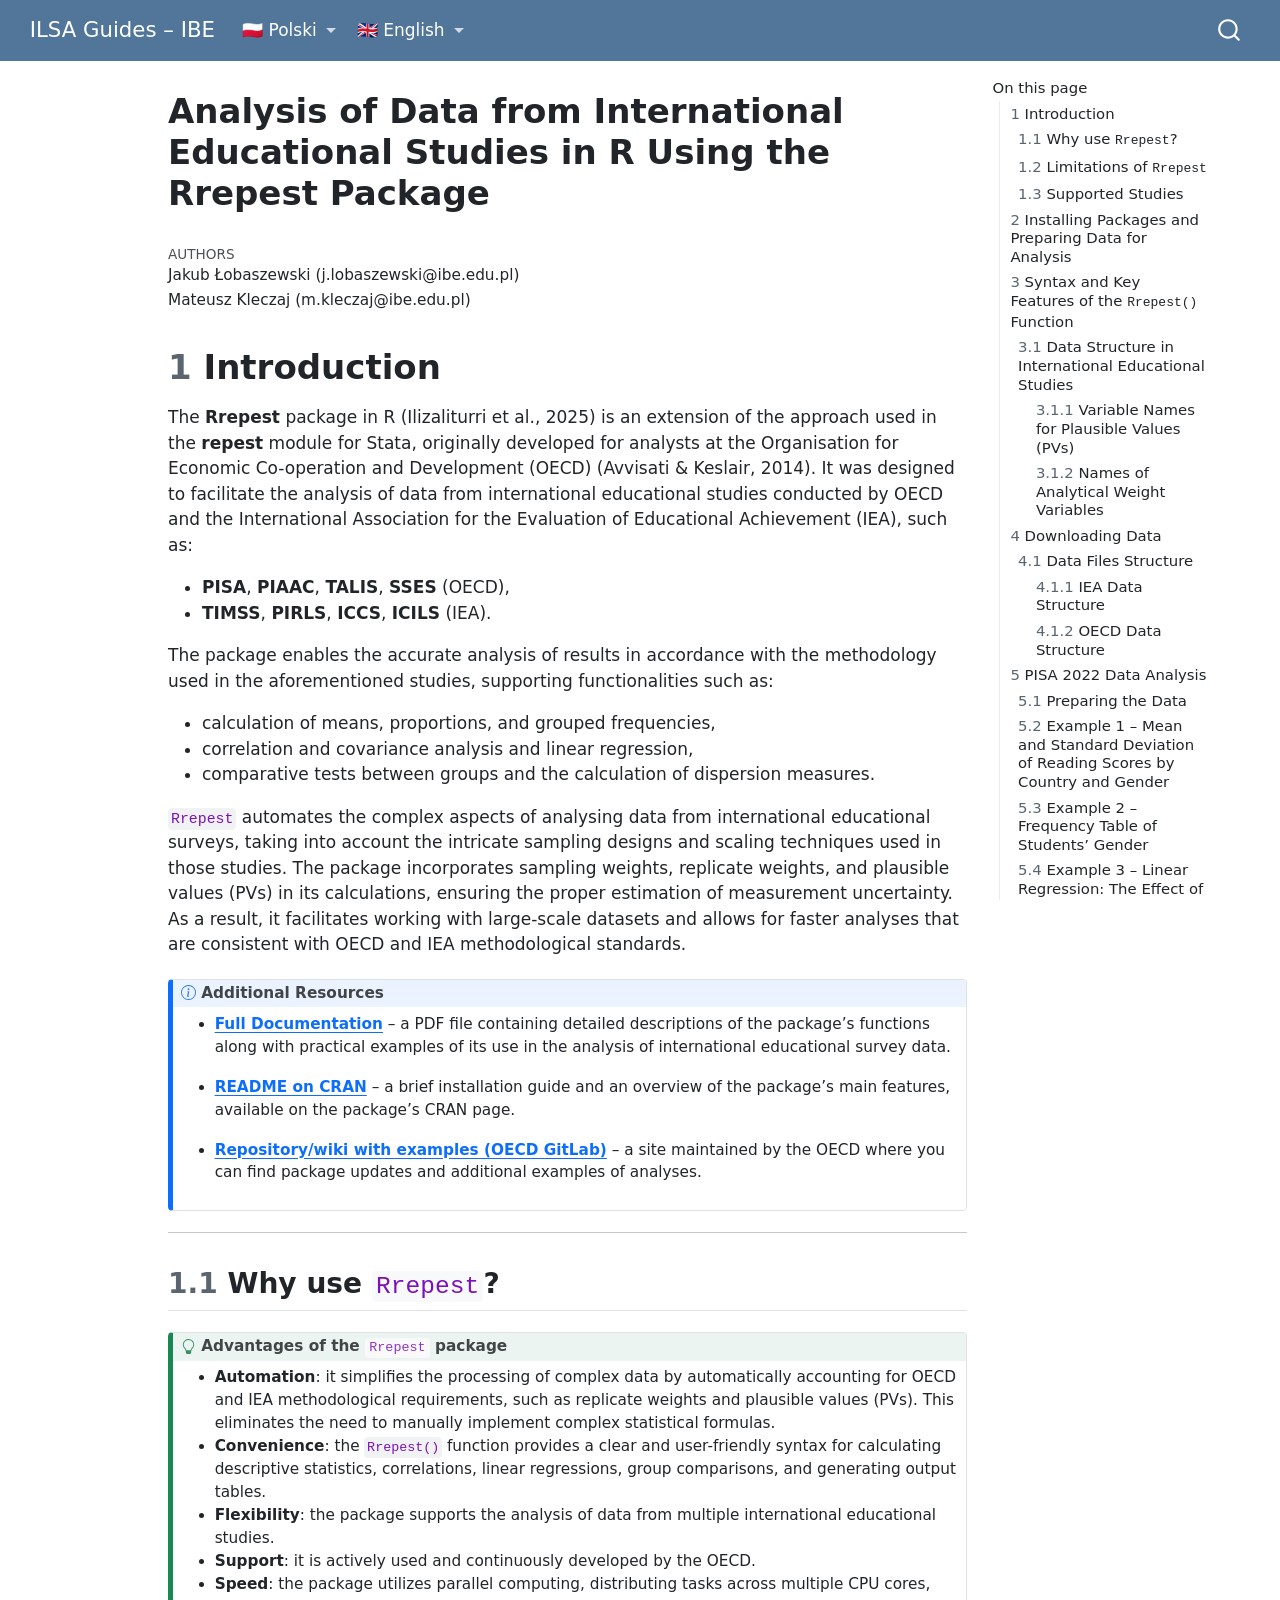
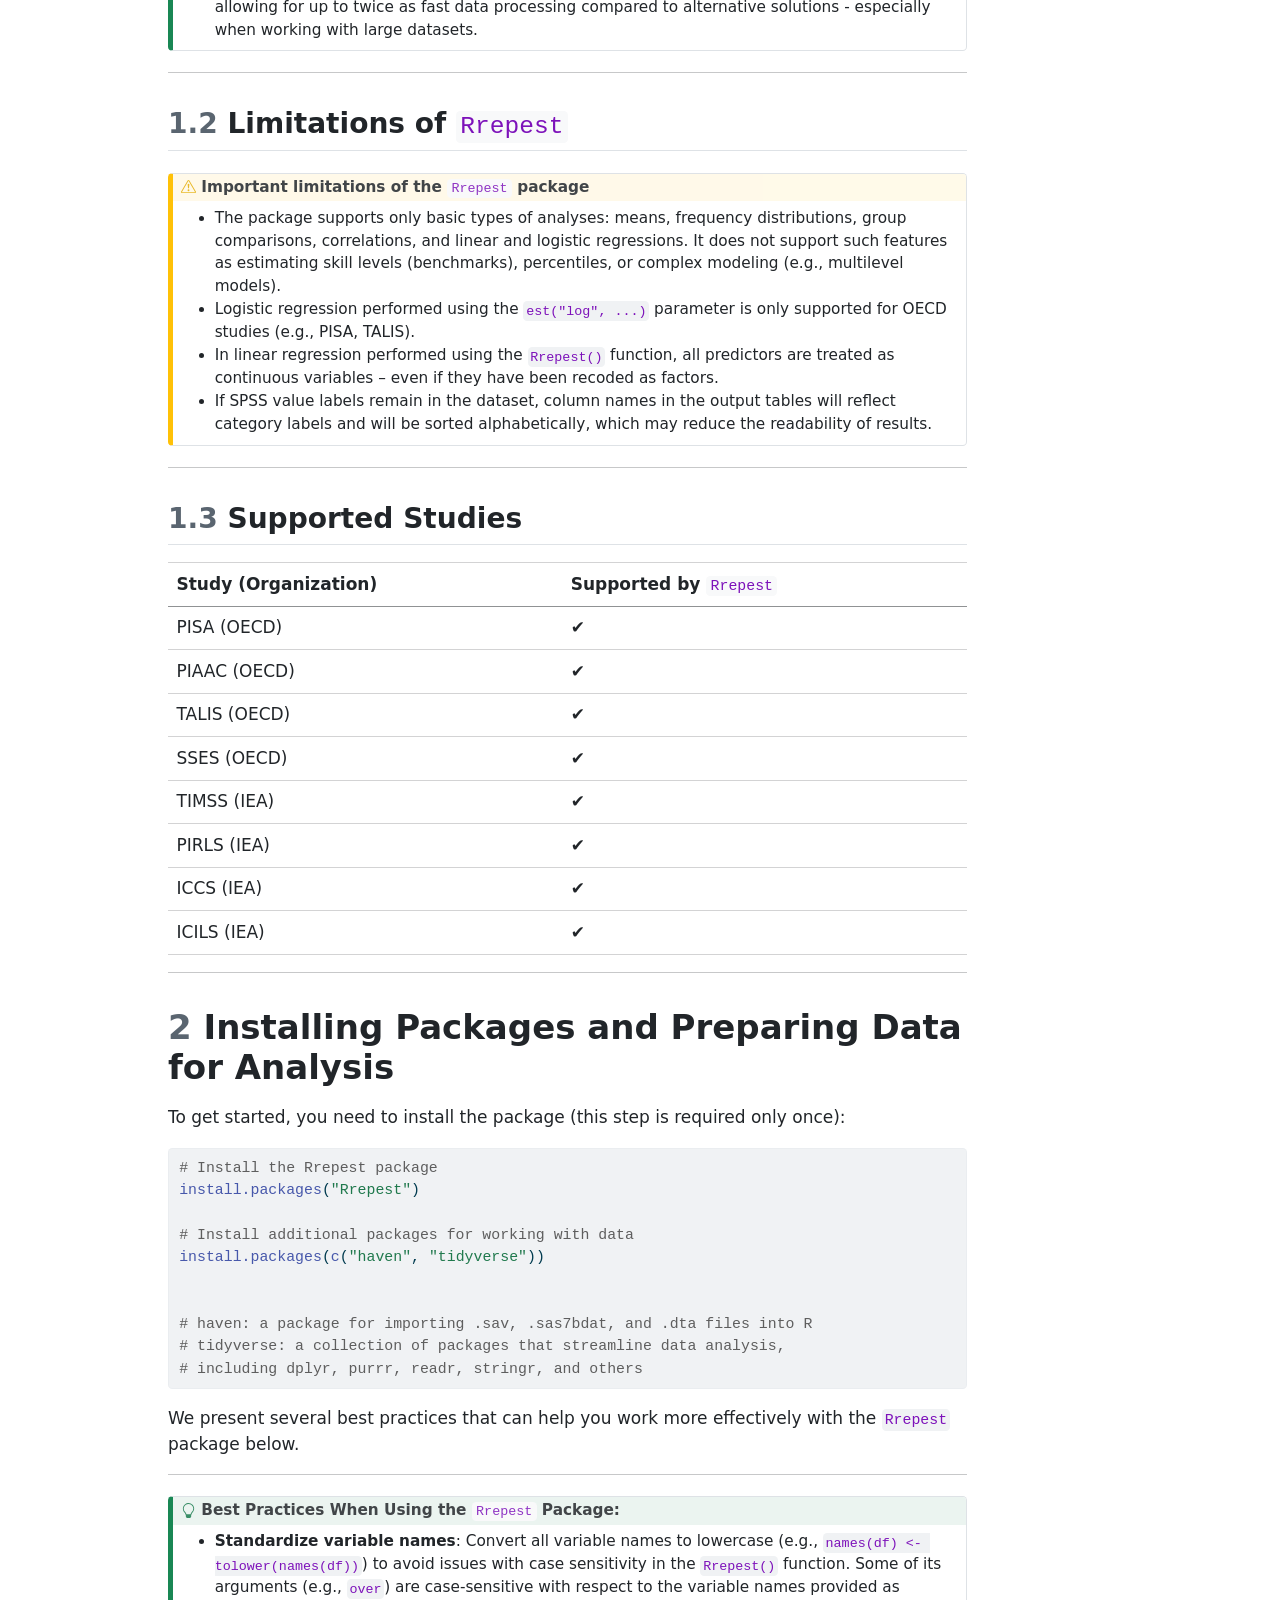
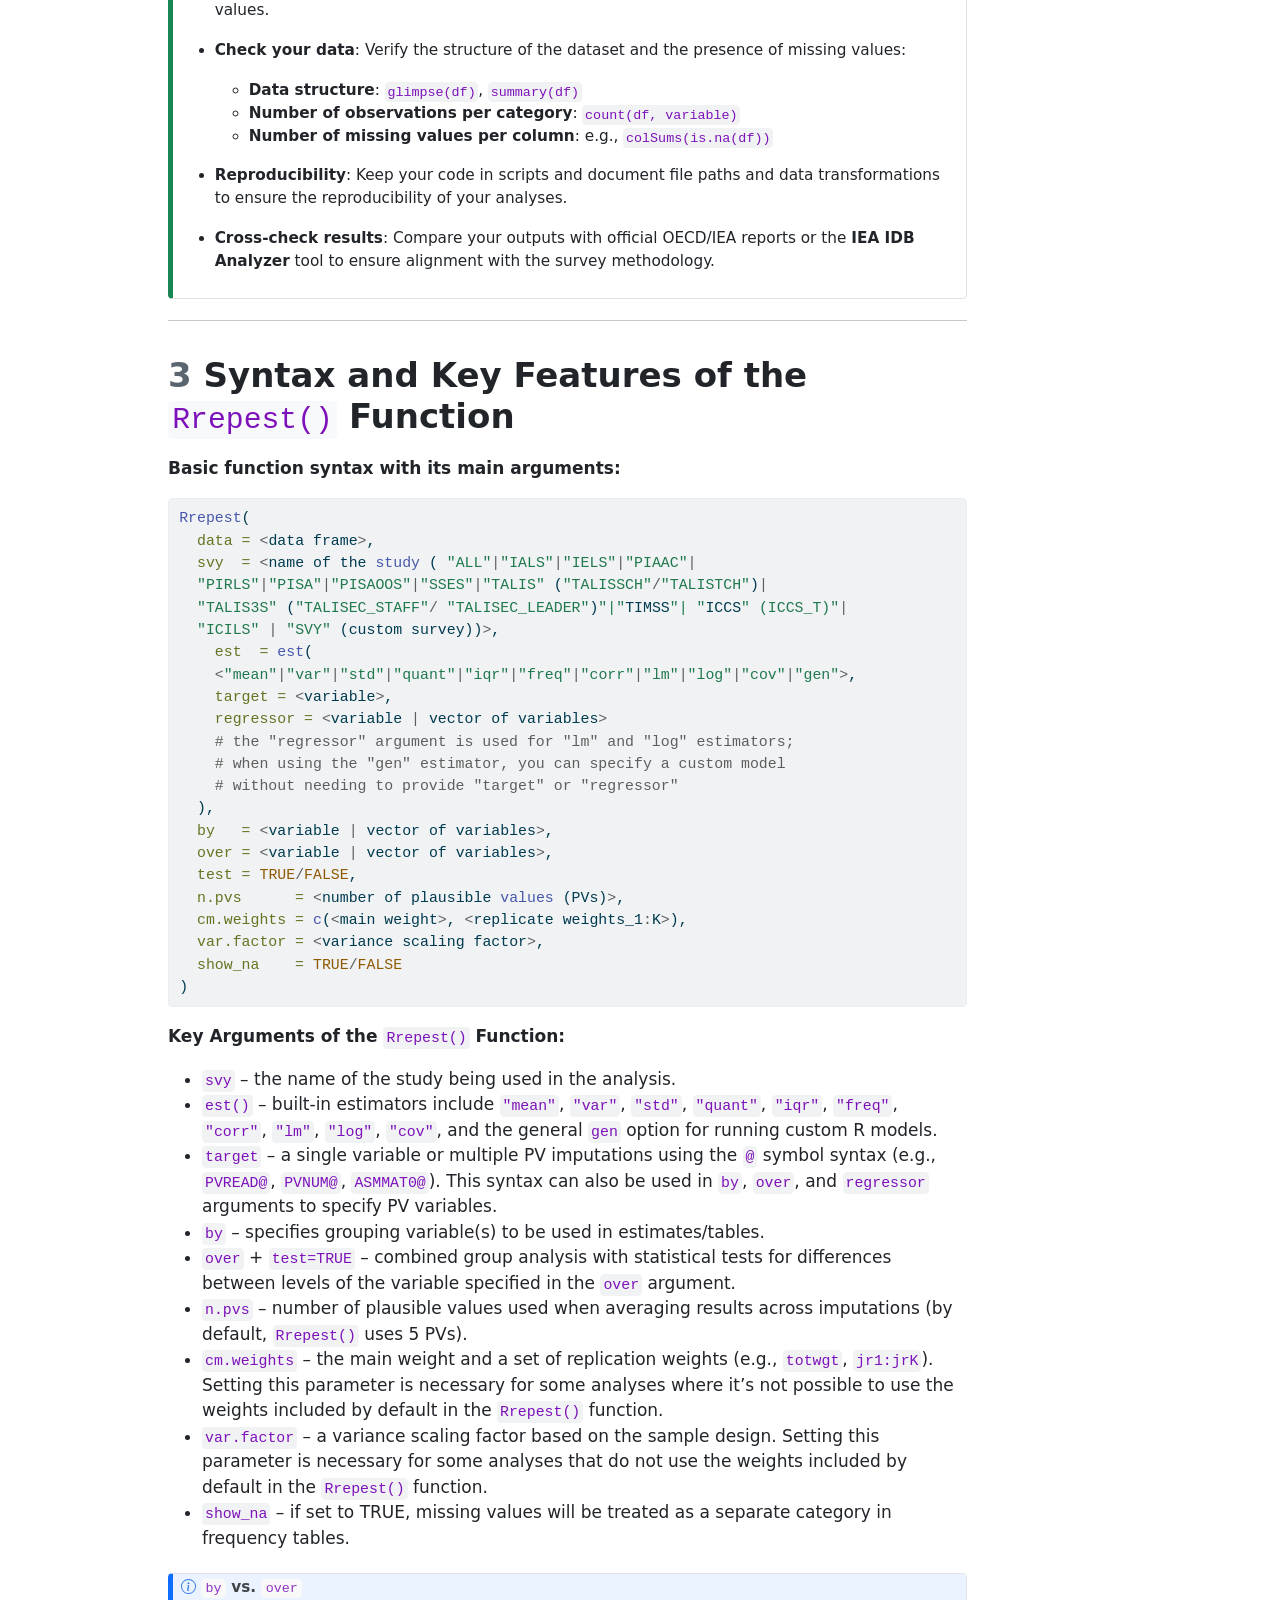
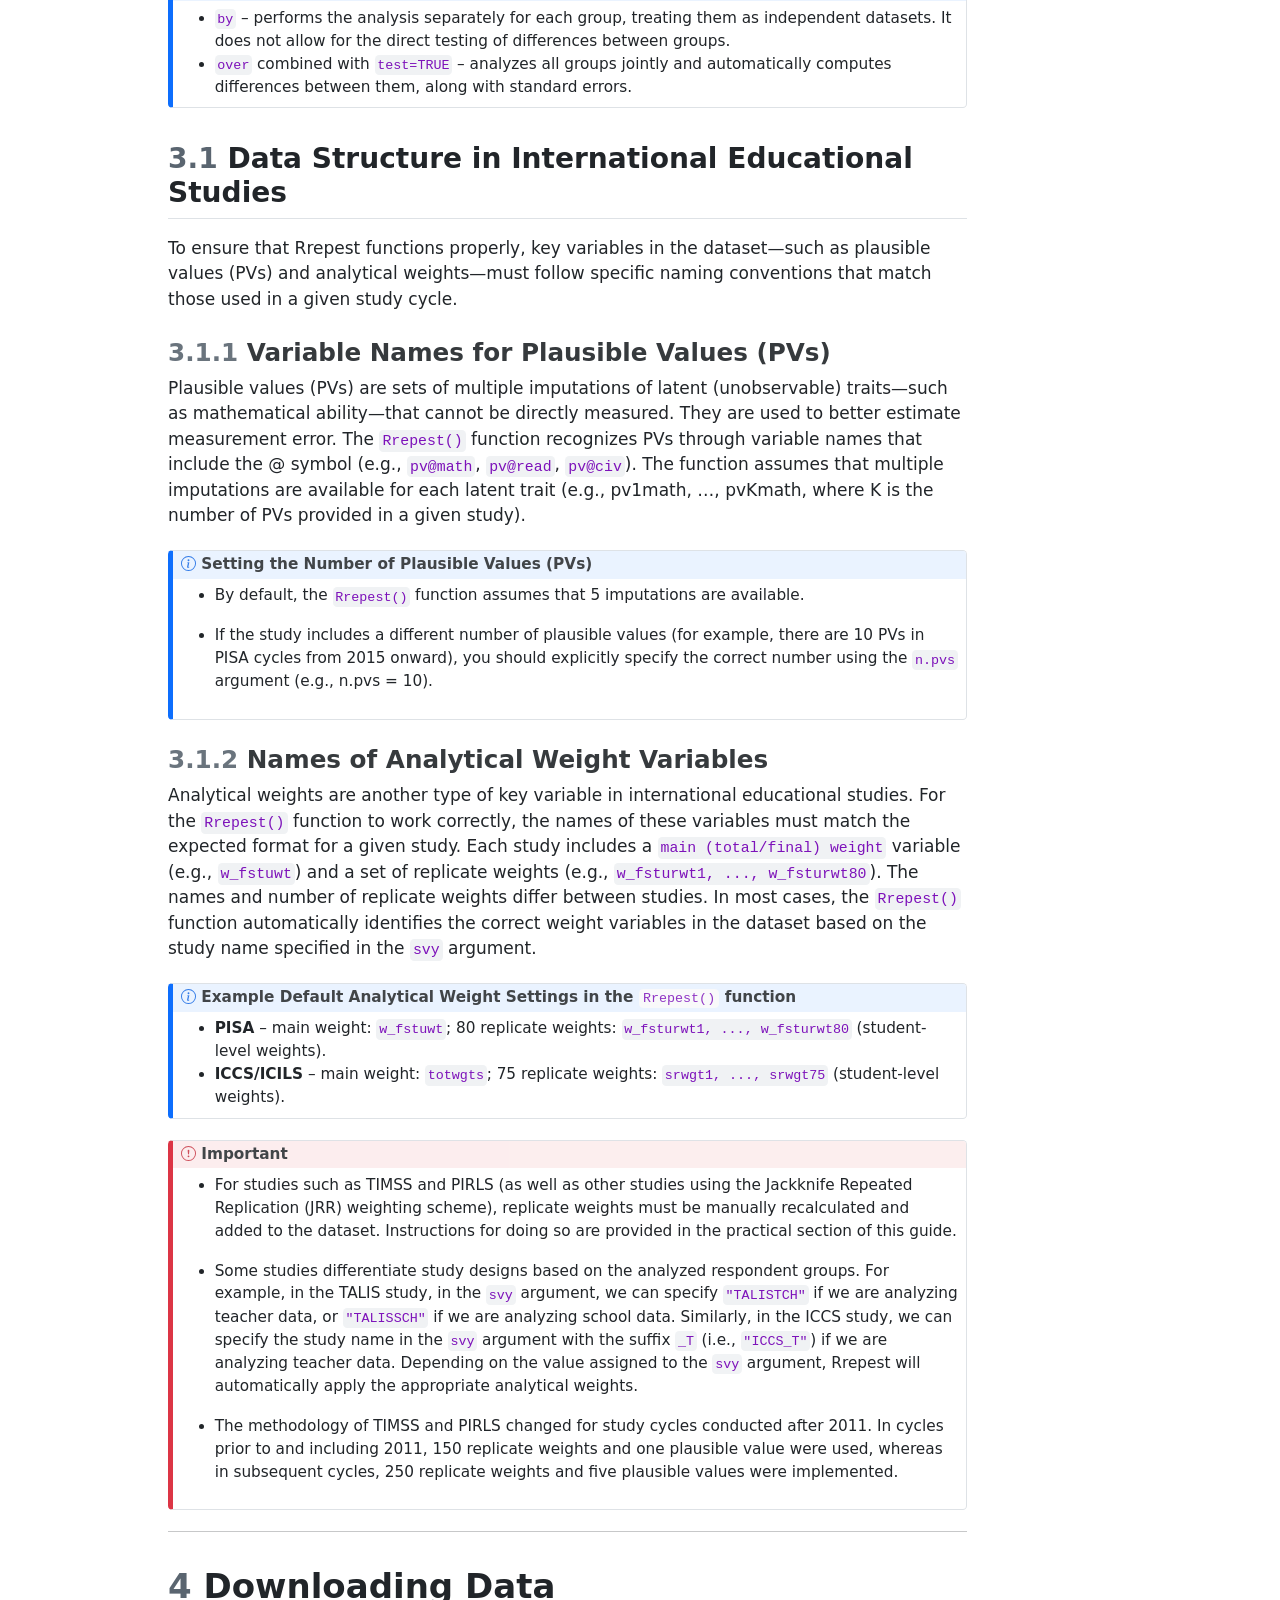
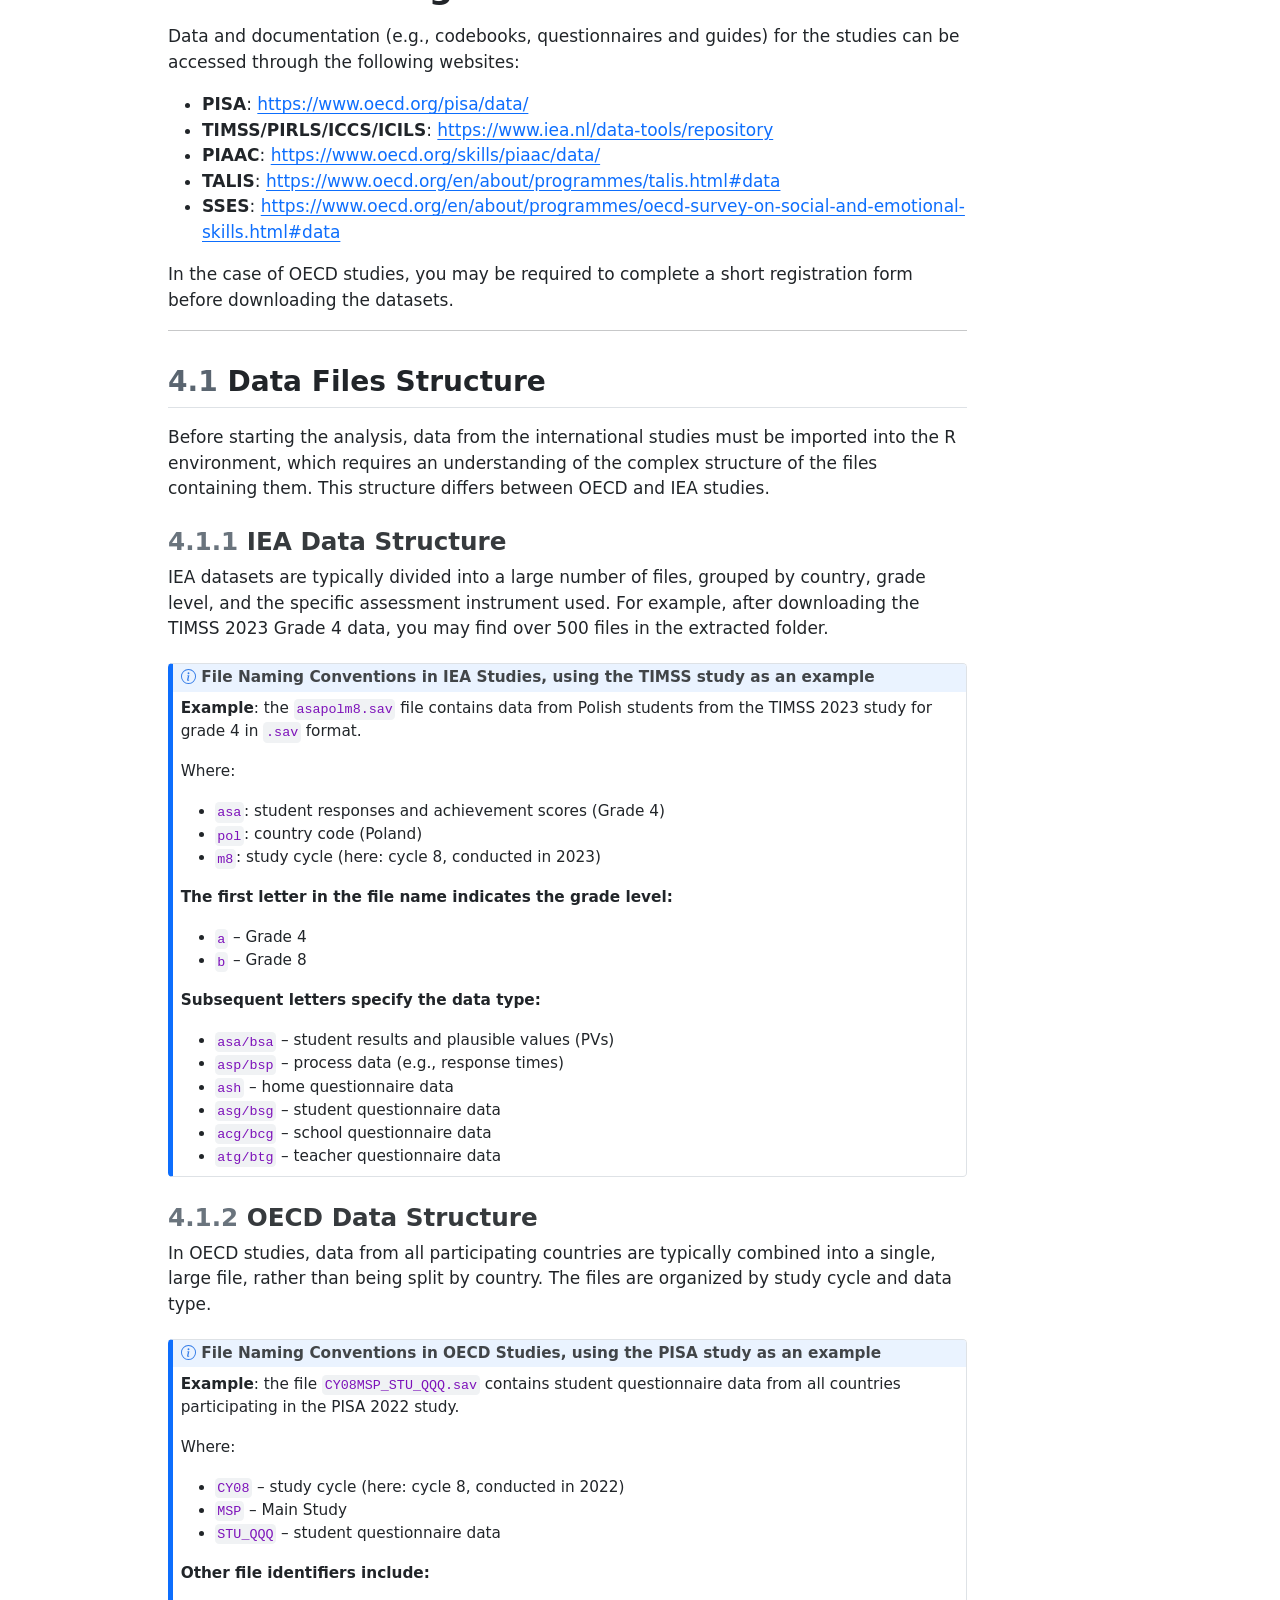
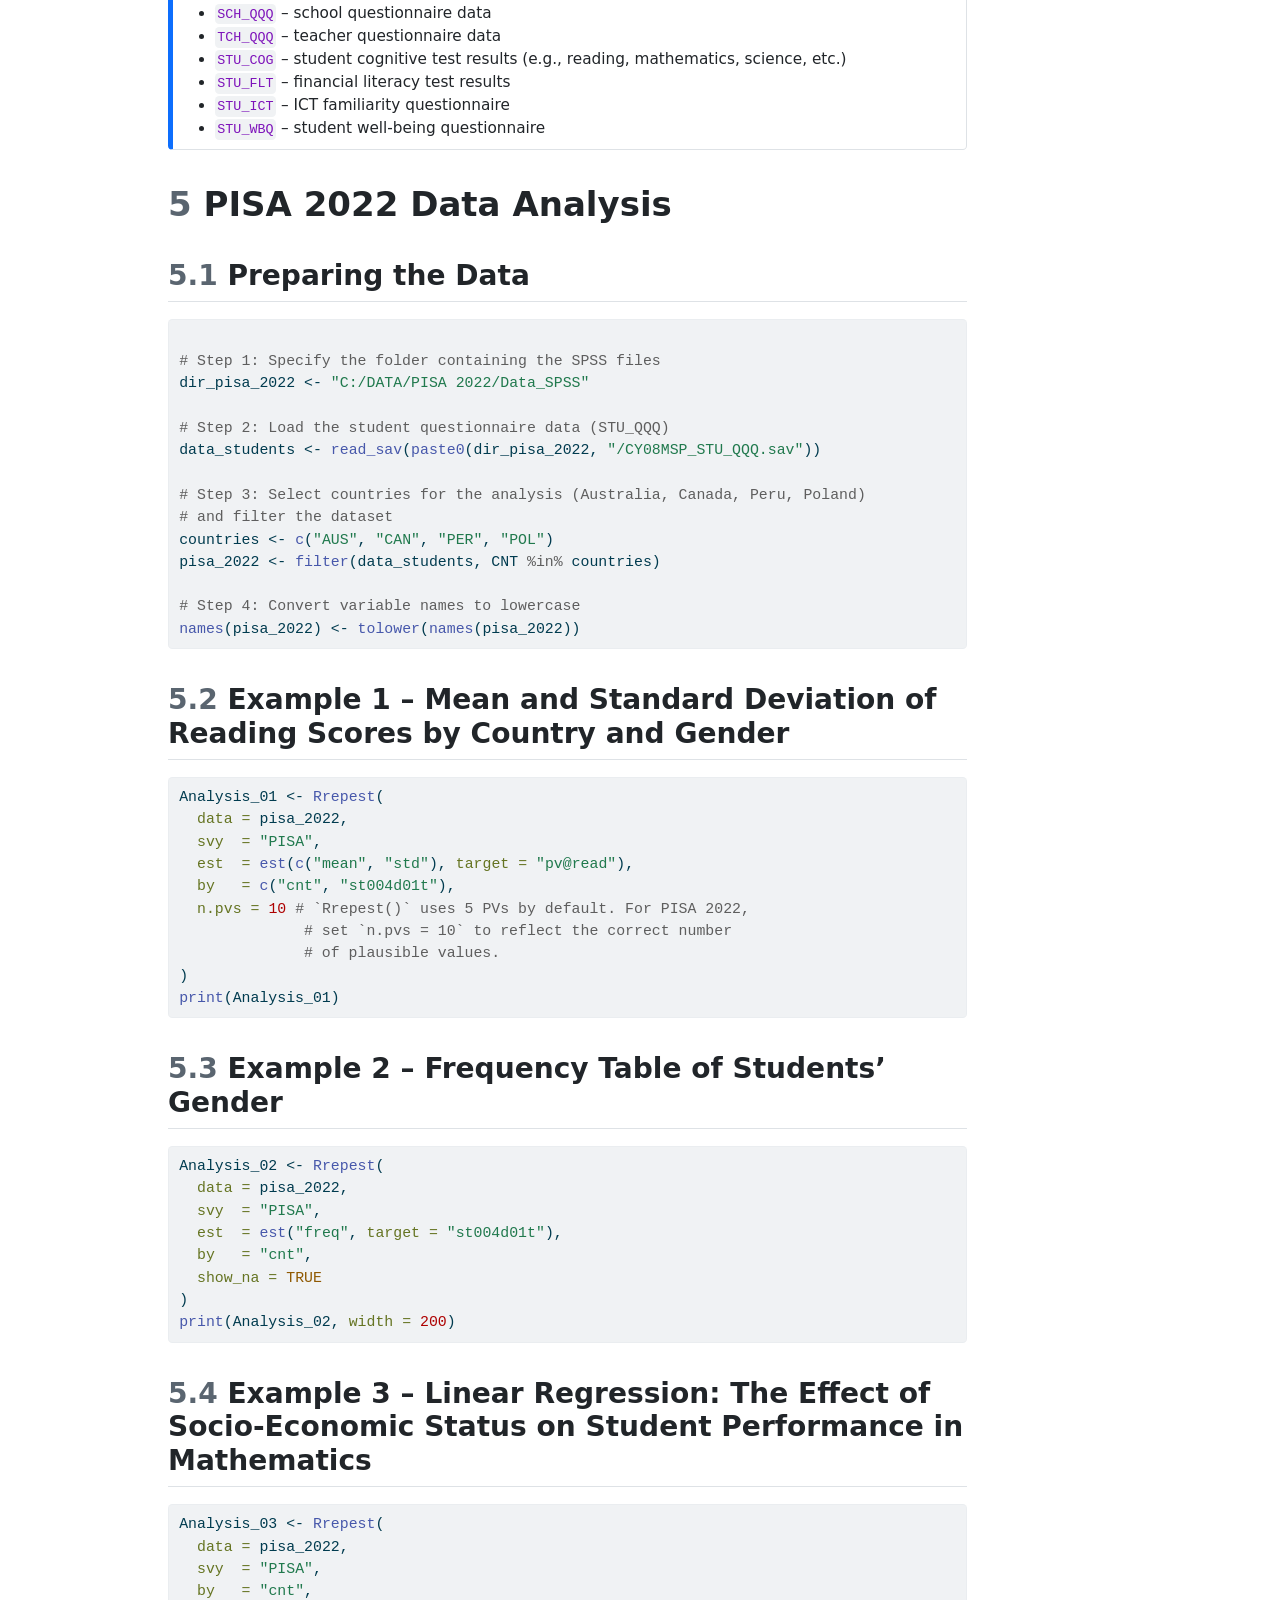
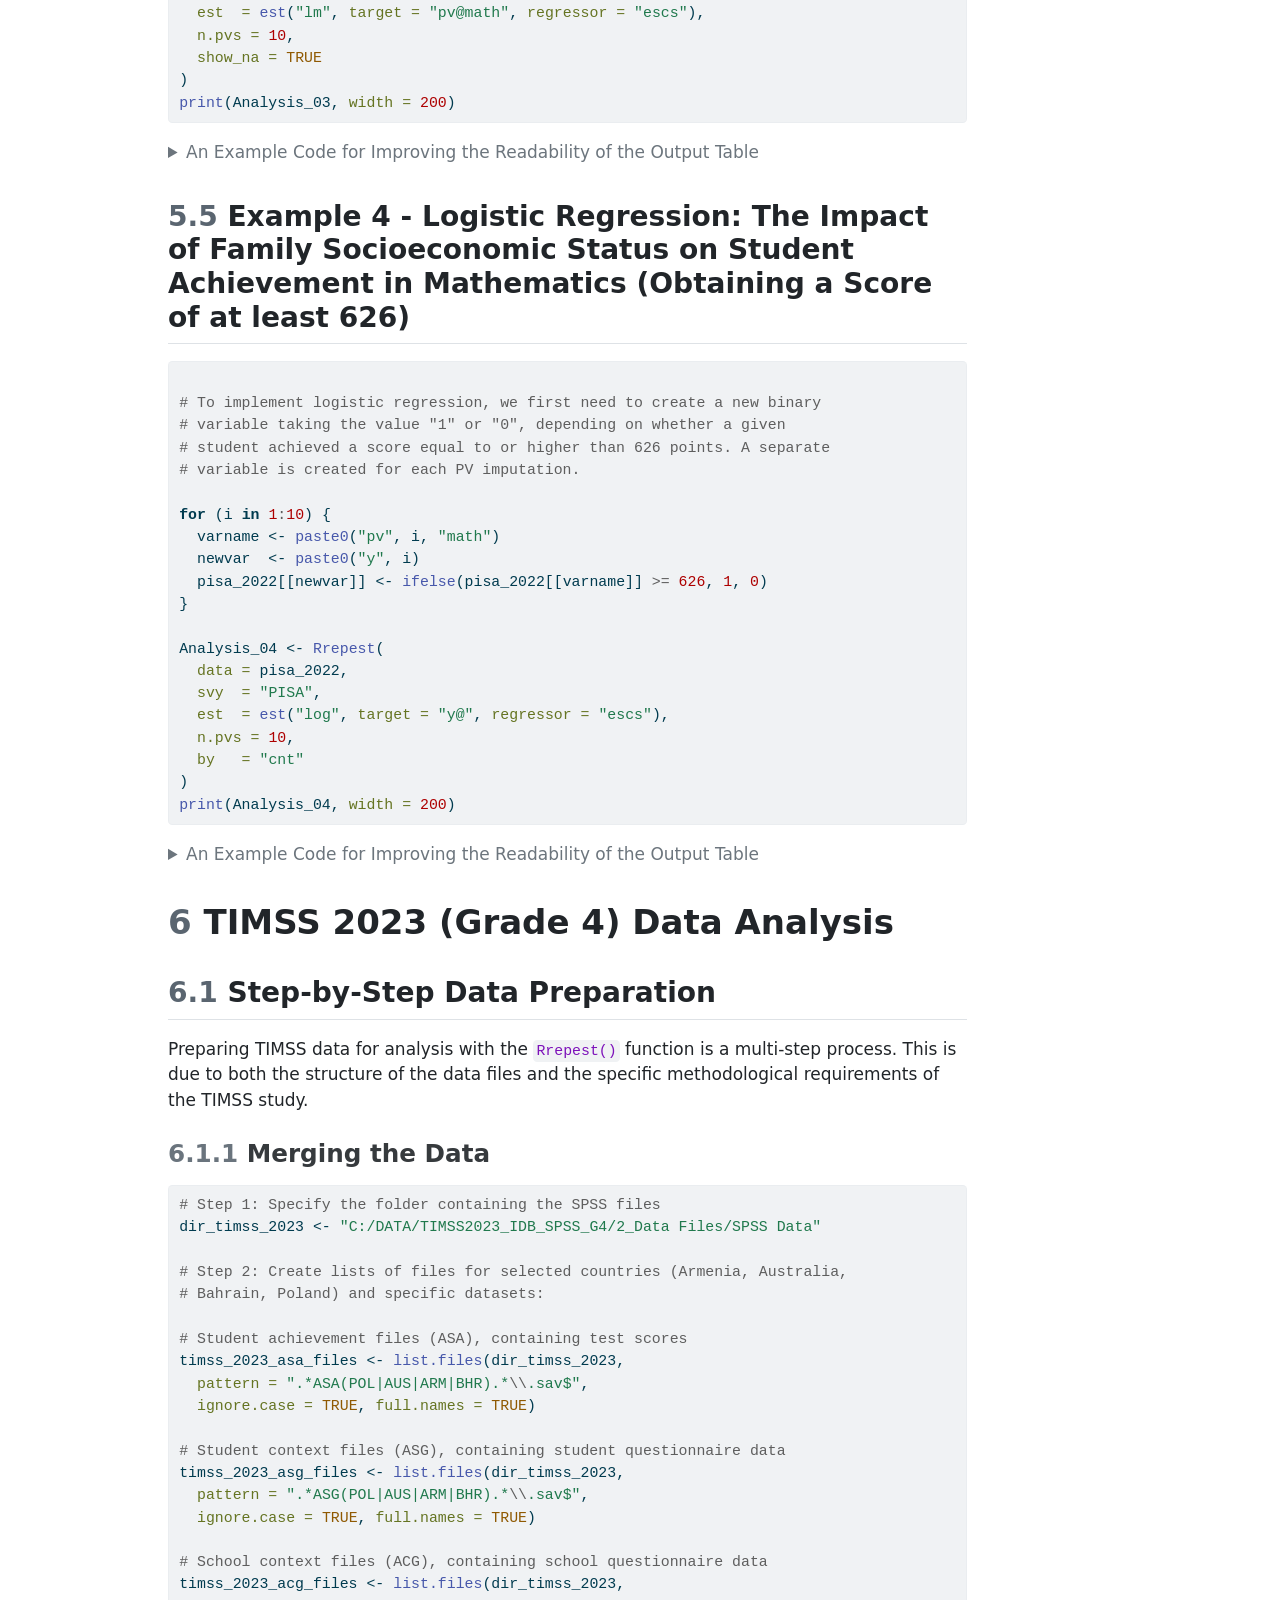
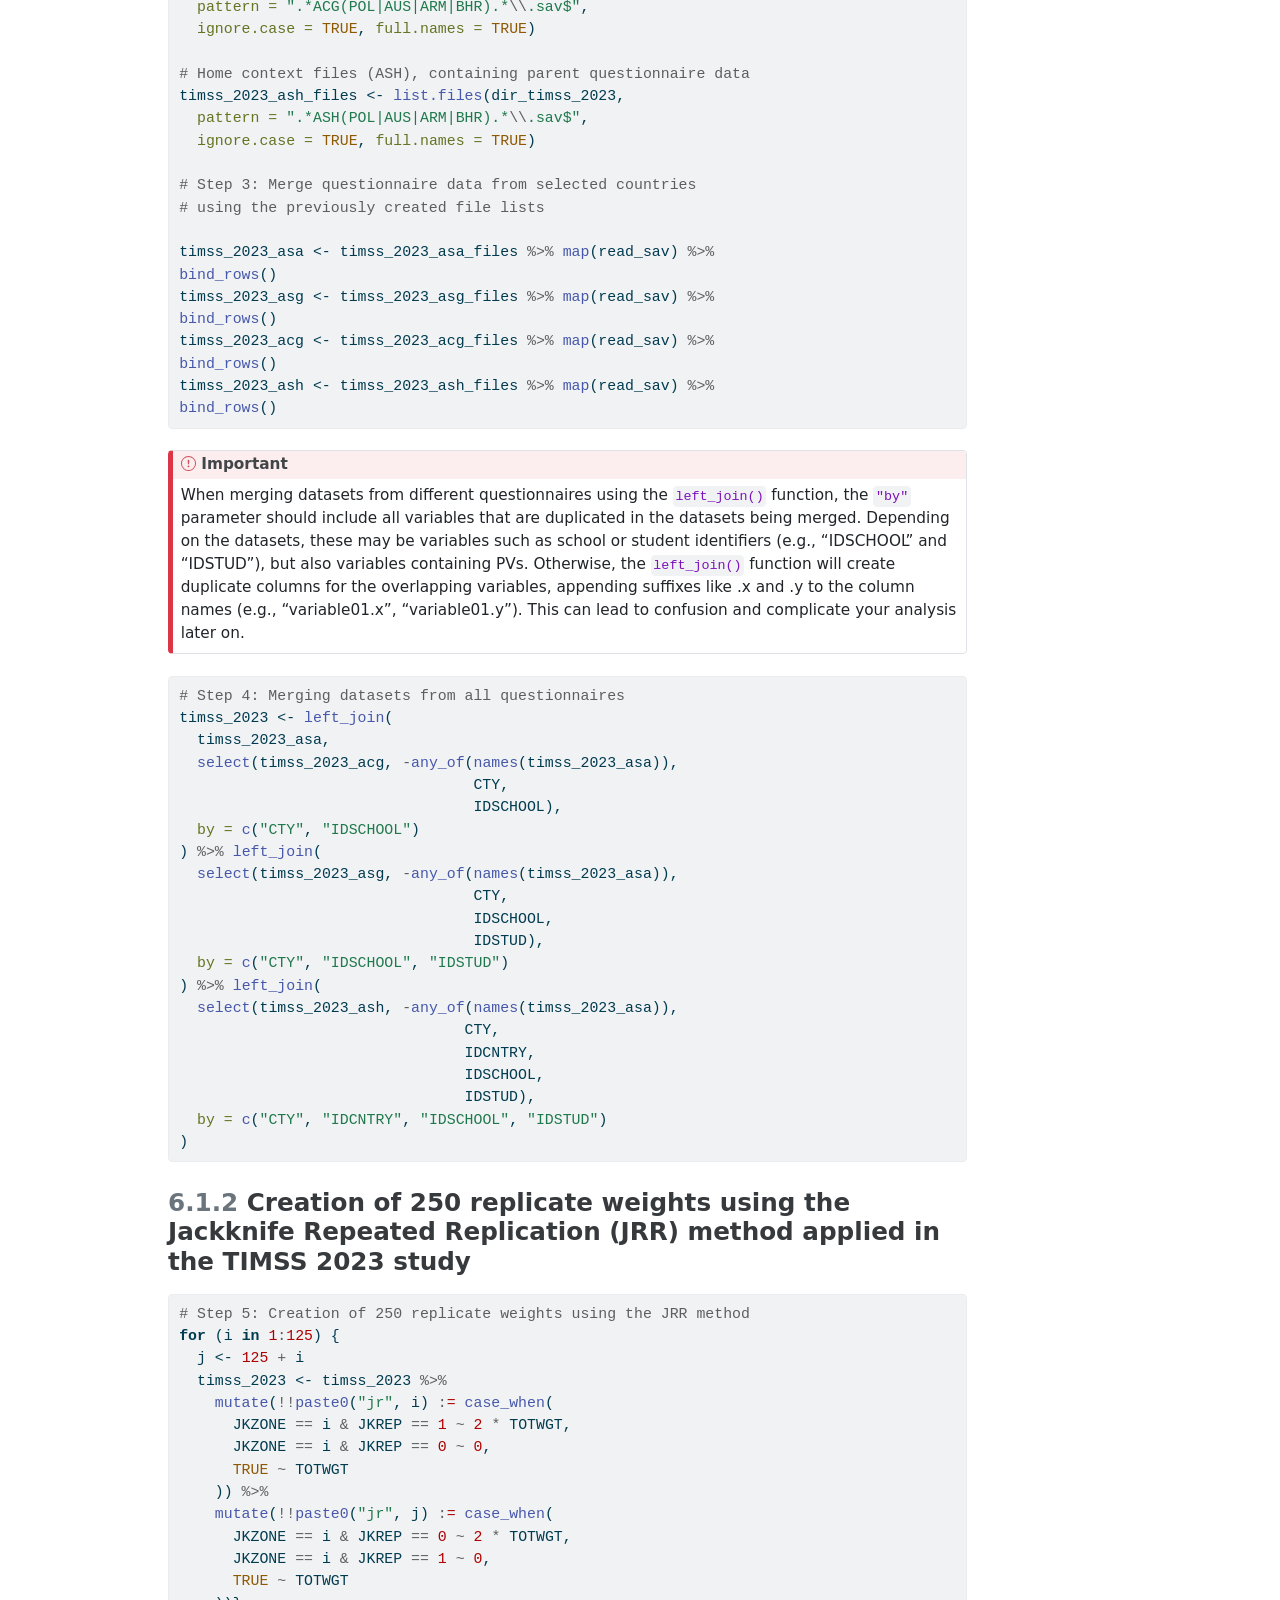
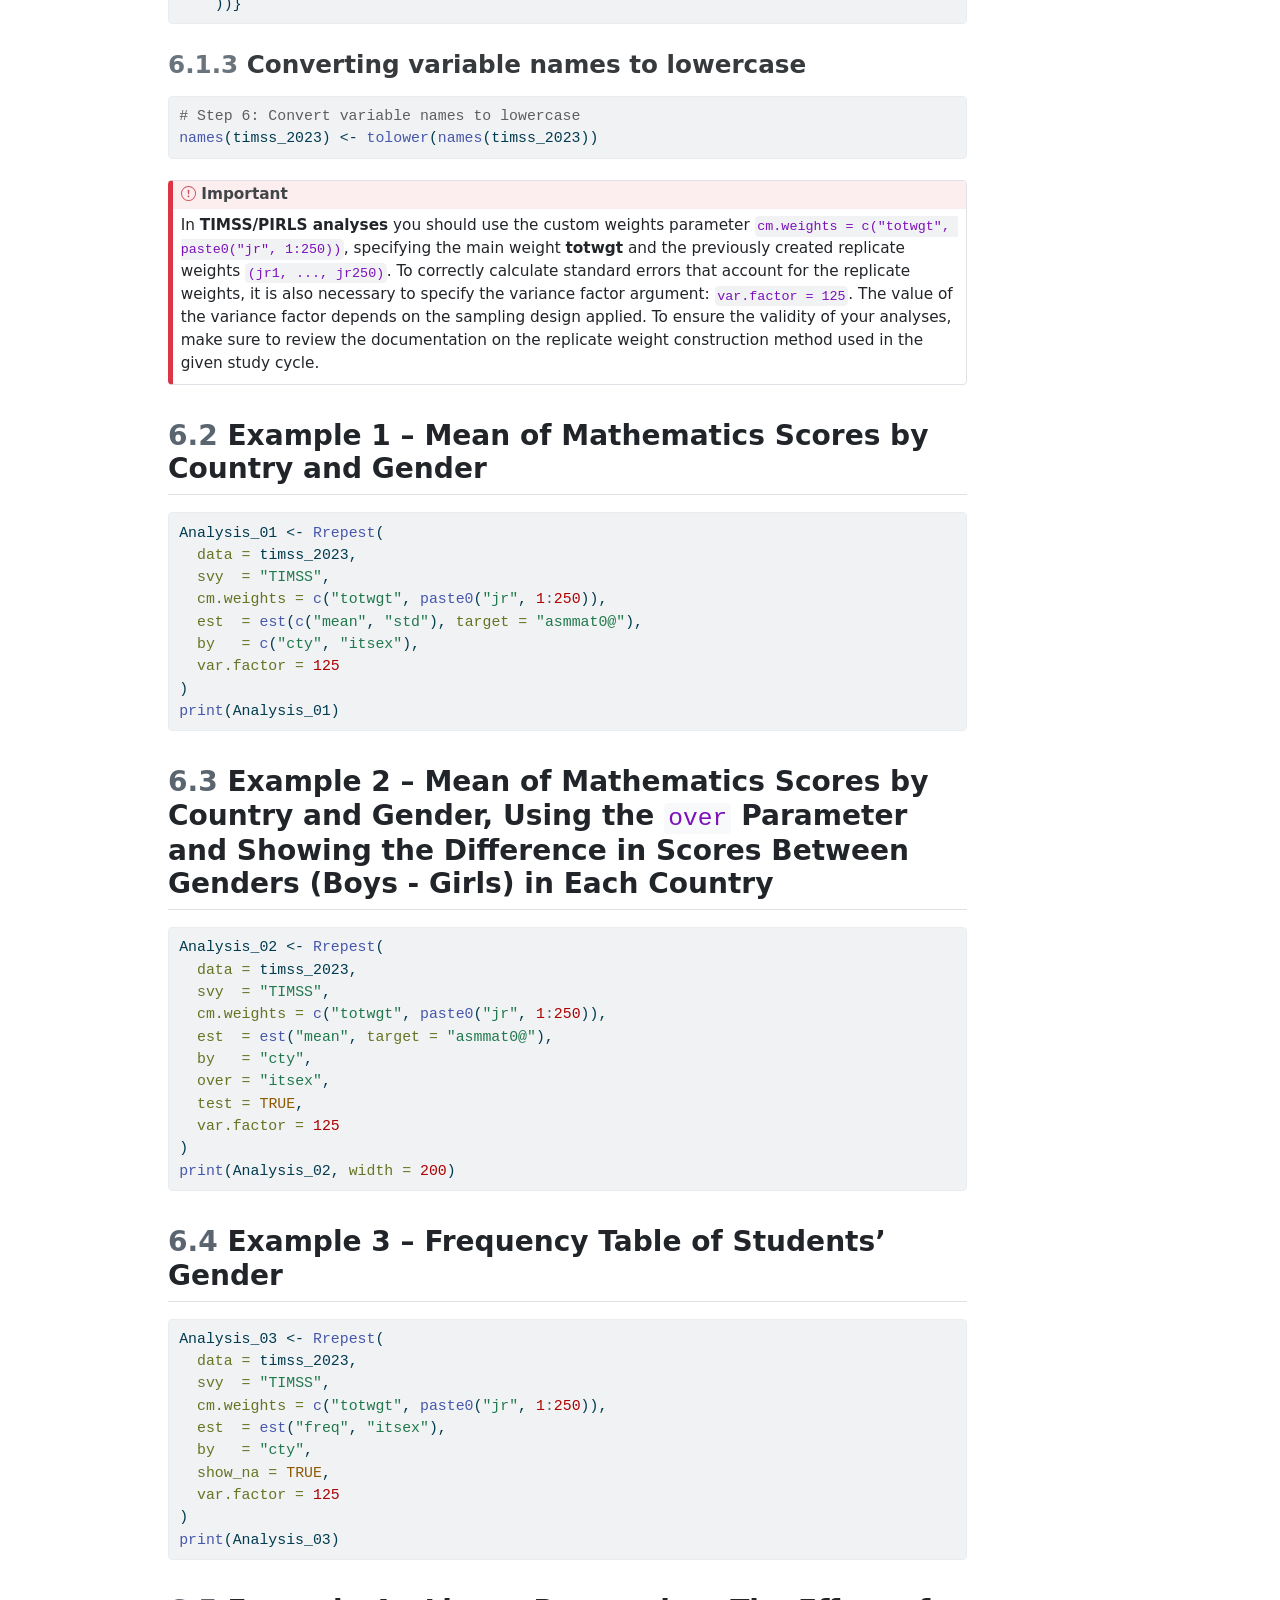
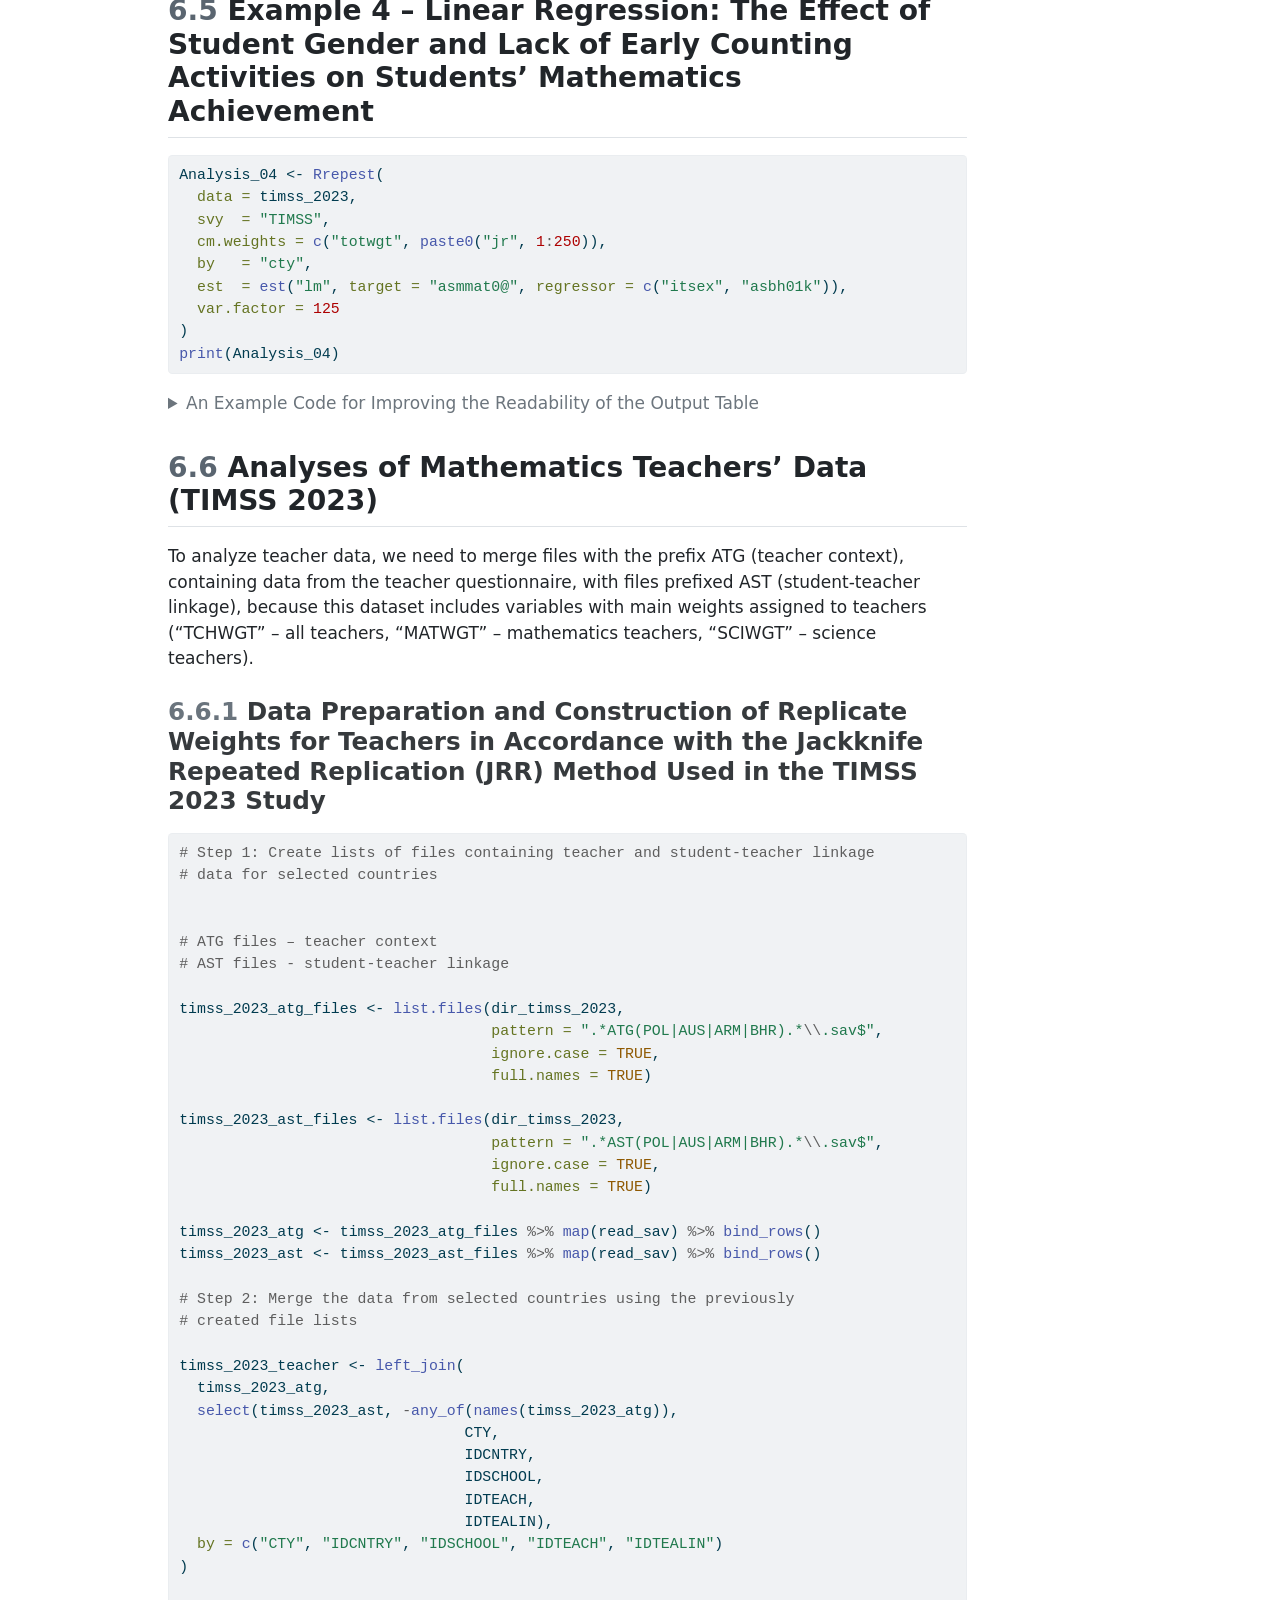
<file: docs/en/rrepest.html>
<!DOCTYPE html>
<html xmlns="http://www.w3.org/1999/xhtml" lang="en" xml:lang="en"><head>

<meta charset="utf-8">
<meta name="generator" content="quarto-1.9.37">

<meta name="viewport" content="width=device-width, initial-scale=1.0, user-scalable=yes">

<meta name="author" content="Jakub Łobaszewski (j.lobaszewski@ibe.edu.pl)">
<meta name="author" content="Mateusz Kleczaj (m.kleczaj@ibe.edu.pl)">

<title>Analysis of Data from International Educational Studies in R Using the Rrepest Package – ILSA Guides – IBE</title>
<style>
/* Default styles provided by pandoc.
** See https://pandoc.org/MANUAL.html#variables-for-html for config info.
*/
code{white-space: pre-wrap;}
span.smallcaps{font-variant: small-caps;}
div.columns{display: flex; gap: min(4vw, 1.5em);}
div.column{flex: auto; overflow-x: auto;}
div.hanging-indent{margin-left: 1.5em; text-indent: -1.5em;}
ul.task-list{list-style: none;}
ul.task-list li input[type="checkbox"] {
  width: 0.8em;
  margin: 0 0.8em 0.2em -1em; /* quarto-specific, see https://github.com/quarto-dev/quarto-cli/issues/4556 */ 
  vertical-align: middle;
}
/* CSS for syntax highlighting */
html { -webkit-text-size-adjust: 100%; }
pre > code.sourceCode { white-space: pre; position: relative; }
pre > code.sourceCode > span { display: inline-block; line-height: 1.25; }
pre > code.sourceCode > span:empty { height: 1.2em; }
.sourceCode { overflow: visible; }
code.sourceCode > span { color: inherit; text-decoration: inherit; }
div.sourceCode { margin: 1em 0; }
pre.sourceCode { margin: 0; }
@media screen {
div.sourceCode { overflow: auto; }
}
@media print {
pre > code.sourceCode { white-space: pre-wrap; }
pre > code.sourceCode > span { text-indent: -5em; padding-left: 5em; }
}
pre.numberSource code
  { counter-reset: source-line 0; }
pre.numberSource code > span
  { position: relative; left: -4em; counter-increment: source-line; }
pre.numberSource code > span > a:first-child::before
  { content: counter(source-line);
    position: relative; left: -1em; text-align: right; vertical-align: baseline;
    border: none; display: inline-block;
    -webkit-touch-callout: none; -webkit-user-select: none;
    -khtml-user-select: none; -moz-user-select: none;
    -ms-user-select: none; user-select: none;
    padding: 0 4px; width: 4em;
  }
pre.numberSource { margin-left: 3em;  padding-left: 4px; }
div.sourceCode
  {   }
@media screen {
pre > code.sourceCode > span > a:first-child::before { text-decoration: underline; }
}
</style>


<script src="../site_libs/quarto-nav/quarto-nav.js"></script>
<script src="../site_libs/quarto-nav/headroom.min.js"></script>
<script src="../site_libs/clipboard/clipboard.min.js"></script>
<script src="../site_libs/quarto-search/autocomplete.umd.js"></script>
<script src="../site_libs/quarto-search/fuse.min.js"></script>
<script src="../site_libs/quarto-search/quarto-search.js"></script>
<meta name="quarto:offset" content="../">
<script src="../site_libs/quarto-html/quarto.js" type="module"></script>
<script src="../site_libs/quarto-html/tabsets/tabsets.js" type="module"></script>
<script src="../site_libs/quarto-html/popper.min.js"></script>
<script src="../site_libs/quarto-html/tippy.umd.min.js"></script>
<script src="../site_libs/quarto-html/anchor.min.js"></script>
<link href="../site_libs/quarto-html/tippy.css" rel="stylesheet">
<link href="../site_libs/quarto-html/quarto-syntax-highlighting-7f8f88aac4f3542376d5c11b86a4c14d.css" rel="stylesheet" id="quarto-text-highlighting-styles">
<script src="../site_libs/bootstrap/bootstrap.min.js"></script>
<link href="../site_libs/bootstrap/bootstrap-icons.css" rel="stylesheet">
<link href="../site_libs/bootstrap/bootstrap-ece42c8223ec2bf36298a08f122c9a68.min.css" rel="stylesheet" append-hash="true" id="quarto-bootstrap" data-mode="light">
<script id="quarto-search-options" type="application/json">{
  "location": "navbar",
  "copy-button": false,
  "collapse-after": 3,
  "panel-placement": "end",
  "type": "overlay",
  "limit": 50,
  "keyboard-shortcut": [
    "f",
    "/",
    "s"
  ],
  "show-item-context": false,
  "language": {
    "search-no-results-text": "No results",
    "search-matching-documents-text": "matching documents",
    "search-copy-link-title": "Copy link to search",
    "search-hide-matches-text": "Hide additional matches",
    "search-more-match-text": "more match in this document",
    "search-more-matches-text": "more matches in this document",
    "search-clear-button-title": "Clear",
    "search-text-placeholder": "",
    "search-detached-cancel-button-title": "Cancel",
    "search-submit-button-title": "Submit",
    "search-label": "Search"
  }
}</script>


</head>

<body class="nav-fixed quarto-light">

<div id="quarto-search-results"></div>
  <header id="quarto-header" class="headroom fixed-top">
    <nav class="navbar navbar-expand-lg " data-bs-theme="dark">
      <div class="navbar-container container-fluid">
      <div class="navbar-brand-container mx-auto">
    <a class="navbar-brand" href="../index.html">
    <span class="navbar-title">ILSA Guides – IBE</span>
    </a>
  </div>
            <div id="quarto-search" class="" title="Search"></div>
          <button class="navbar-toggler" type="button" data-bs-toggle="collapse" data-bs-target="#navbarCollapse" aria-controls="navbarCollapse" role="menu" aria-expanded="false" aria-label="Toggle navigation" onclick="if (window.quartoToggleHeadroom) { window.quartoToggleHeadroom(); }">
  <span class="navbar-toggler-icon"></span>
</button>
          <div class="collapse navbar-collapse" id="navbarCollapse">
            <ul class="navbar-nav navbar-nav-scroll me-auto">
  <li class="nav-item dropdown ">
    <a class="nav-link dropdown-toggle" href="#" id="nav-menu-polski" role="link" data-bs-toggle="dropdown" aria-expanded="false">
 <span class="menu-text">🇵🇱 Polski</span>
    </a>
    <ul class="dropdown-menu" aria-labelledby="nav-menu-polski">    
        <li>
    <a class="dropdown-item" href="../pl/intsvy.html">
 <span class="dropdown-text">intsvy (R)</span></a>
  </li>  
        <li>
    <a class="dropdown-item" href="../pl/rrepest.html">
 <span class="dropdown-text">Rrepest (R)</span></a>
  </li>  
        <li>
    <a class="dropdown-item" href="../pl/repest.html">
 <span class="dropdown-text">repest (Stata)</span></a>
  </li>  
        <li>
    <a class="dropdown-item" href="../pl/idb.html">
 <span class="dropdown-text">IDB Analyzer</span></a>
  </li>  
        <li>
    <a class="dropdown-item" href="../pl/spss.html">
 <span class="dropdown-text">SPSS</span></a>
  </li>  
    </ul>
  </li>
  <li class="nav-item dropdown ">
    <a class="nav-link dropdown-toggle" href="#" id="nav-menu-english" role="link" data-bs-toggle="dropdown" aria-expanded="false">
 <span class="menu-text">🇬🇧 English</span>
    </a>
    <ul class="dropdown-menu" aria-labelledby="nav-menu-english">    
        <li>
    <a class="dropdown-item" href="../en/intsvy.html">
 <span class="dropdown-text">intsvy (R)</span></a>
  </li>  
        <li>
    <a class="dropdown-item" href="../en/rrepest.html">
 <span class="dropdown-text">Rrepest (R)</span></a>
  </li>  
        <li>
    <a class="dropdown-item" href="../en/repest.html">
 <span class="dropdown-text">repest (Stata)</span></a>
  </li>  
        <li>
    <a class="dropdown-item" href="../en/idb.html">
 <span class="dropdown-text">IDB Analyzer</span></a>
  </li>  
        <li>
    <a class="dropdown-item" href="../en/spss.html">
 <span class="dropdown-text">SPSS</span></a>
  </li>  
    </ul>
  </li>
</ul>
          </div> <!-- /navcollapse -->
            <div class="quarto-navbar-tools">
</div>
      </div> <!-- /container-fluid -->
    </nav>
</header>
<!-- content -->
<div id="quarto-content" class="quarto-container page-columns page-rows-contents page-layout-article page-navbar">
<!-- sidebar -->
<!-- margin-sidebar -->
    <div id="quarto-margin-sidebar" class="sidebar margin-sidebar">
        <nav id="TOC" role="doc-toc" class="toc-active" data-toc-expanded="99">
    <h2 id="toc-title">On this page</h2>
   
  <ul>
  <li><a href="#introduction" id="toc-introduction" class="nav-link active" data-scroll-target="#introduction"><span class="header-section-number">1</span> Introduction</a>
  <ul>
  <li><a href="#why-use-rrepest" id="toc-why-use-rrepest" class="nav-link" data-scroll-target="#why-use-rrepest"><span class="header-section-number">1.1</span> Why use <code>Rrepest</code>?</a></li>
  <li><a href="#limitations-of-rrepest" id="toc-limitations-of-rrepest" class="nav-link" data-scroll-target="#limitations-of-rrepest"><span class="header-section-number">1.2</span> Limitations of <code>Rrepest</code></a></li>
  <li><a href="#supported-studies" id="toc-supported-studies" class="nav-link" data-scroll-target="#supported-studies"><span class="header-section-number">1.3</span> Supported Studies</a></li>
  </ul></li>
  <li><a href="#installing-packages-and-preparing-data-for-analysis" id="toc-installing-packages-and-preparing-data-for-analysis" class="nav-link" data-scroll-target="#installing-packages-and-preparing-data-for-analysis"><span class="header-section-number">2</span> Installing Packages and Preparing Data for Analysis</a></li>
  <li><a href="#syntax-and-key-features-of-the-rrepest-function" id="toc-syntax-and-key-features-of-the-rrepest-function" class="nav-link" data-scroll-target="#syntax-and-key-features-of-the-rrepest-function"><span class="header-section-number">3</span> Syntax and Key Features of the <code>Rrepest()</code> Function</a>
  <ul>
  <li><a href="#data-structure-in-international-educational-studies" id="toc-data-structure-in-international-educational-studies" class="nav-link" data-scroll-target="#data-structure-in-international-educational-studies"><span class="header-section-number">3.1</span> Data Structure in International Educational Studies</a>
  <ul class="collapse">
  <li><a href="#variable-names-for-plausible-values-pvs" id="toc-variable-names-for-plausible-values-pvs" class="nav-link" data-scroll-target="#variable-names-for-plausible-values-pvs"><span class="header-section-number">3.1.1</span> Variable Names for Plausible Values (PVs)</a></li>
  <li><a href="#names-of-analytical-weight-variables" id="toc-names-of-analytical-weight-variables" class="nav-link" data-scroll-target="#names-of-analytical-weight-variables"><span class="header-section-number">3.1.2</span> Names of Analytical Weight Variables</a></li>
  </ul></li>
  </ul></li>
  <li><a href="#downloading-data" id="toc-downloading-data" class="nav-link" data-scroll-target="#downloading-data"><span class="header-section-number">4</span> Downloading Data</a>
  <ul>
  <li><a href="#data-files-structure" id="toc-data-files-structure" class="nav-link" data-scroll-target="#data-files-structure"><span class="header-section-number">4.1</span> Data Files Structure</a>
  <ul class="collapse">
  <li><a href="#iea-data-structure" id="toc-iea-data-structure" class="nav-link" data-scroll-target="#iea-data-structure"><span class="header-section-number">4.1.1</span> IEA Data Structure</a></li>
  <li><a href="#oecd-data-structure" id="toc-oecd-data-structure" class="nav-link" data-scroll-target="#oecd-data-structure"><span class="header-section-number">4.1.2</span> OECD Data Structure</a></li>
  </ul></li>
  </ul></li>
  <li><a href="#pisa-2022-data-analysis" id="toc-pisa-2022-data-analysis" class="nav-link" data-scroll-target="#pisa-2022-data-analysis"><span class="header-section-number">5</span> PISA 2022 Data Analysis</a>
  <ul>
  <li><a href="#preparing-the-data" id="toc-preparing-the-data" class="nav-link" data-scroll-target="#preparing-the-data"><span class="header-section-number">5.1</span> Preparing the Data</a></li>
  <li><a href="#example-1-mean-and-standard-deviation-of-reading-scores-by-country-and-gender" id="toc-example-1-mean-and-standard-deviation-of-reading-scores-by-country-and-gender" class="nav-link" data-scroll-target="#example-1-mean-and-standard-deviation-of-reading-scores-by-country-and-gender"><span class="header-section-number">5.2</span> Example 1 – Mean and Standard Deviation of Reading Scores by Country and Gender</a></li>
  <li><a href="#example-2-frequency-table-of-students-gender" id="toc-example-2-frequency-table-of-students-gender" class="nav-link" data-scroll-target="#example-2-frequency-table-of-students-gender"><span class="header-section-number">5.3</span> Example 2 – Frequency Table of Students’ Gender</a></li>
  <li><a href="#example-3-linear-regression-the-effect-of-socio-economic-status-on-student-performance-in-mathematics" id="toc-example-3-linear-regression-the-effect-of-socio-economic-status-on-student-performance-in-mathematics" class="nav-link" data-scroll-target="#example-3-linear-regression-the-effect-of-socio-economic-status-on-student-performance-in-mathematics"><span class="header-section-number">5.4</span> Example 3 – Linear Regression: The Effect of Socio-Economic Status on Student Performance in Mathematics</a></li>
  <li><a href="#example-4---logistic-regression-the-impact-of-family-socioeconomic-status-on-student-achievement-in-mathematics-obtaining-a-score-of-at-least-626" id="toc-example-4---logistic-regression-the-impact-of-family-socioeconomic-status-on-student-achievement-in-mathematics-obtaining-a-score-of-at-least-626" class="nav-link" data-scroll-target="#example-4---logistic-regression-the-impact-of-family-socioeconomic-status-on-student-achievement-in-mathematics-obtaining-a-score-of-at-least-626"><span class="header-section-number">5.5</span> Example 4 - Logistic Regression: The Impact of Family Socioeconomic Status on Student Achievement in Mathematics (Obtaining a Score of at least 626)</a></li>
  </ul></li>
  <li><a href="#timss-2023-grade-4-data-analysis" id="toc-timss-2023-grade-4-data-analysis" class="nav-link" data-scroll-target="#timss-2023-grade-4-data-analysis"><span class="header-section-number">6</span> TIMSS 2023 (Grade 4) Data Analysis</a>
  <ul>
  <li><a href="#step-by-step-data-preparation" id="toc-step-by-step-data-preparation" class="nav-link" data-scroll-target="#step-by-step-data-preparation"><span class="header-section-number">6.1</span> Step-by-Step Data Preparation</a>
  <ul class="collapse">
  <li><a href="#merging-the-data" id="toc-merging-the-data" class="nav-link" data-scroll-target="#merging-the-data"><span class="header-section-number">6.1.1</span> Merging the Data</a></li>
  <li><a href="#creation-of-250-replicate-weights-using-the-jackknife-repeated-replication-jrr-method-applied-in-the-timss-2023-study" id="toc-creation-of-250-replicate-weights-using-the-jackknife-repeated-replication-jrr-method-applied-in-the-timss-2023-study" class="nav-link" data-scroll-target="#creation-of-250-replicate-weights-using-the-jackknife-repeated-replication-jrr-method-applied-in-the-timss-2023-study"><span class="header-section-number">6.1.2</span> Creation of 250 replicate weights using the Jackknife Repeated Replication (JRR) method applied in the TIMSS 2023 study</a></li>
  <li><a href="#converting-variable-names-to-lowercase" id="toc-converting-variable-names-to-lowercase" class="nav-link" data-scroll-target="#converting-variable-names-to-lowercase"><span class="header-section-number">6.1.3</span> Converting variable names to lowercase</a></li>
  </ul></li>
  <li><a href="#example-1-mean-of-mathematics-scores-by-country-and-gender" id="toc-example-1-mean-of-mathematics-scores-by-country-and-gender" class="nav-link" data-scroll-target="#example-1-mean-of-mathematics-scores-by-country-and-gender"><span class="header-section-number">6.2</span> Example 1 – Mean of Mathematics Scores by Country and Gender</a></li>
  <li><a href="#example-2-mean-of-mathematics-scores-by-country-and-gender-using-the-over-parameter-and-showing-the-difference-in-scores-between-genders-boys---girls-in-each-country" id="toc-example-2-mean-of-mathematics-scores-by-country-and-gender-using-the-over-parameter-and-showing-the-difference-in-scores-between-genders-boys---girls-in-each-country" class="nav-link" data-scroll-target="#example-2-mean-of-mathematics-scores-by-country-and-gender-using-the-over-parameter-and-showing-the-difference-in-scores-between-genders-boys---girls-in-each-country"><span class="header-section-number">6.3</span> Example 2 – Mean of Mathematics Scores by Country and Gender, Using the <code>over</code> Parameter and Showing the Difference in Scores Between Genders (Boys - Girls) in Each Country</a></li>
  <li><a href="#example-3-frequency-table-of-students-gender" id="toc-example-3-frequency-table-of-students-gender" class="nav-link" data-scroll-target="#example-3-frequency-table-of-students-gender"><span class="header-section-number">6.4</span> Example 3 – Frequency Table of Students’ Gender</a></li>
  <li><a href="#example-4-linear-regression-the-effect-of-student-gender-and-lack-of-early-counting-activities-on-students-mathematics-achievement" id="toc-example-4-linear-regression-the-effect-of-student-gender-and-lack-of-early-counting-activities-on-students-mathematics-achievement" class="nav-link" data-scroll-target="#example-4-linear-regression-the-effect-of-student-gender-and-lack-of-early-counting-activities-on-students-mathematics-achievement"><span class="header-section-number">6.5</span> Example 4 – Linear Regression: The Effect of Student Gender and Lack of Early Counting Activities on Students’ Mathematics Achievement</a></li>
  <li><a href="#analyses-of-mathematics-teachers-data-timss-2023" id="toc-analyses-of-mathematics-teachers-data-timss-2023" class="nav-link" data-scroll-target="#analyses-of-mathematics-teachers-data-timss-2023"><span class="header-section-number">6.6</span> Analyses of Mathematics Teachers’ Data (TIMSS 2023)</a>
  <ul class="collapse">
  <li><a href="#data-preparation-and-construction-of-replicate-weights-for-teachers-in-accordance-with-the-jackknife-repeated-replication-jrr-method-used-in-the-timss-2023-study" id="toc-data-preparation-and-construction-of-replicate-weights-for-teachers-in-accordance-with-the-jackknife-repeated-replication-jrr-method-used-in-the-timss-2023-study" class="nav-link" data-scroll-target="#data-preparation-and-construction-of-replicate-weights-for-teachers-in-accordance-with-the-jackknife-repeated-replication-jrr-method-used-in-the-timss-2023-study"><span class="header-section-number">6.6.1</span> Data Preparation and Construction of Replicate Weights for Teachers in Accordance with the Jackknife Repeated Replication (JRR) Method Used in the TIMSS 2023 Study</a></li>
  <li><a href="#example-5-percentage-of-mathematics-teachers-by-age-group" id="toc-example-5-percentage-of-mathematics-teachers-by-age-group" class="nav-link" data-scroll-target="#example-5-percentage-of-mathematics-teachers-by-age-group"><span class="header-section-number">6.6.2</span> Example 5 – Percentage of Mathematics Teachers by Age Group</a></li>
  <li><a href="#example-6-mean-years-of-service-for-mathematics-teachers" id="toc-example-6-mean-years-of-service-for-mathematics-teachers" class="nav-link" data-scroll-target="#example-6-mean-years-of-service-for-mathematics-teachers"><span class="header-section-number">6.6.3</span> Example 6 – Mean Years of Service for Mathematics Teachers</a></li>
  </ul></li>
  </ul></li>
  <li><a href="#iccs-2022-data-analysis" id="toc-iccs-2022-data-analysis" class="nav-link" data-scroll-target="#iccs-2022-data-analysis"><span class="header-section-number">7</span> ICCS 2022 Data Analysis</a>
  <ul>
  <li><a href="#preparing-the-data-1" id="toc-preparing-the-data-1" class="nav-link" data-scroll-target="#preparing-the-data-1"><span class="header-section-number">7.1</span> Preparing the Data</a></li>
  <li><a href="#example-1-mean-student-scores-in-civic-knowledge-and-understanding-of-civic-issues-broken-down-by-gender" id="toc-example-1-mean-student-scores-in-civic-knowledge-and-understanding-of-civic-issues-broken-down-by-gender" class="nav-link" data-scroll-target="#example-1-mean-student-scores-in-civic-knowledge-and-understanding-of-civic-issues-broken-down-by-gender"><span class="header-section-number">7.2</span> Example 1 – Mean Student Scores in Civic Knowledge and Understanding of Civic Issues, Broken Down by Gender</a></li>
  <li><a href="#example-2---linear-regression-the-effect-of-student-gender-on-scores-in-civic-knowledge-and-understanding-of-civic-issues" id="toc-example-2---linear-regression-the-effect-of-student-gender-on-scores-in-civic-knowledge-and-understanding-of-civic-issues" class="nav-link" data-scroll-target="#example-2---linear-regression-the-effect-of-student-gender-on-scores-in-civic-knowledge-and-understanding-of-civic-issues"><span class="header-section-number">7.3</span> Example 2 - Linear Regression: The Effect Of Student Gender on Scores in Civic Knowledge and Understanding of Civic Issues</a></li>
  <li><a href="#example-3-student-participation-in-school-life-according-to-school-principals" id="toc-example-3-student-participation-in-school-life-according-to-school-principals" class="nav-link" data-scroll-target="#example-3-student-participation-in-school-life-according-to-school-principals"><span class="header-section-number">7.4</span> Example 3 – Student Participation in School Life According to School Principals</a>
  <ul class="collapse">
  <li><a href="#example-3a---how-often-are-students-encouraged-to-contribute-to-activities-planning-percentage-of-students-in-schools-where-principals-responded-in-a-specified-way" id="toc-example-3a---how-often-are-students-encouraged-to-contribute-to-activities-planning-percentage-of-students-in-schools-where-principals-responded-in-a-specified-way" class="nav-link" data-scroll-target="#example-3a---how-often-are-students-encouraged-to-contribute-to-activities-planning-percentage-of-students-in-schools-where-principals-responded-in-a-specified-way"><span class="header-section-number">7.4.1</span> Example 3A - How Often Are Students Encouraged to Contribute to Activities Planning? Percentage of Students in Schools Where Principals Responded in a Specified Way</a></li>
  <li><a href="#example-3b-how-often-are-students-involved-in-creating-rules-and-regulations-percentage-of-students-in-schools-where-principals-responded-in-a-specified-way" id="toc-example-3b-how-often-are-students-involved-in-creating-rules-and-regulations-percentage-of-students-in-schools-where-principals-responded-in-a-specified-way" class="nav-link" data-scroll-target="#example-3b-how-often-are-students-involved-in-creating-rules-and-regulations-percentage-of-students-in-schools-where-principals-responded-in-a-specified-way"><span class="header-section-number">7.4.2</span> Example 3B – How Often Are Students Involved in Creating Rules and Regulations? Percentage of Students in Schools Where Principals Responded in a Specified Way</a></li>
  </ul></li>
  <li><a href="#example-4---teachers-responses-to-the-question-how-important-are-the-following-behaviors-for-being-a-good-citizen-in-adult-life-engaging-in-political-discussions" id="toc-example-4---teachers-responses-to-the-question-how-important-are-the-following-behaviors-for-being-a-good-citizen-in-adult-life-engaging-in-political-discussions" class="nav-link" data-scroll-target="#example-4---teachers-responses-to-the-question-how-important-are-the-following-behaviors-for-being-a-good-citizen-in-adult-life-engaging-in-political-discussions"><span class="header-section-number">7.5</span> Example 4 - Teachers’ Responses to the Question: “How Important Are the Following Behaviors for Being a Good Citizen in Adult Life: Engaging in Political Discussions”</a></li>
  </ul></li>
  <li><a href="#talis-2018-data-analysis" id="toc-talis-2018-data-analysis" class="nav-link" data-scroll-target="#talis-2018-data-analysis"><span class="header-section-number">8</span> TALIS 2018 Data Analysis</a>
  <ul>
  <li><a href="#preparing-the-data-2" id="toc-preparing-the-data-2" class="nav-link" data-scroll-target="#preparing-the-data-2"><span class="header-section-number">8.1</span> Preparing the Data</a></li>
  <li><a href="#analyses-talistch-teacher-level" id="toc-analyses-talistch-teacher-level" class="nav-link" data-scroll-target="#analyses-talistch-teacher-level"><span class="header-section-number">8.2</span> Analyses (TALISTCH – Teacher Level)</a>
  <ul class="collapse">
  <li><a href="#example-1---frequency-table-of-teachers-gender" id="toc-example-1---frequency-table-of-teachers-gender" class="nav-link" data-scroll-target="#example-1---frequency-table-of-teachers-gender"><span class="header-section-number">8.2.1</span> Example 1 - Frequency Table of Teachers’ Gender</a></li>
  <li><a href="#example-2---mean-number-of-hours-teachers-spend-weekly-on-communication-and-cooperation-with-parents" id="toc-example-2---mean-number-of-hours-teachers-spend-weekly-on-communication-and-cooperation-with-parents" class="nav-link" data-scroll-target="#example-2---mean-number-of-hours-teachers-spend-weekly-on-communication-and-cooperation-with-parents"><span class="header-section-number">8.2.2</span> Example 2 - Mean Number of Hours Teachers Spend Weekly on Communication and Cooperation with Parents</a></li>
  <li><a href="#example-3---mean-number-of-hours-teachers-spend-weekly-on-professional-development-activities" id="toc-example-3---mean-number-of-hours-teachers-spend-weekly-on-professional-development-activities" class="nav-link" data-scroll-target="#example-3---mean-number-of-hours-teachers-spend-weekly-on-professional-development-activities"><span class="header-section-number">8.2.3</span> Example 3 - Mean Number of Hours Teachers Spend Weekly on Professional Development Activities</a></li>
  <li><a href="#example-4---linear-regression-the-effect-of-the-opportunity-to-actively-participate-in-school-decisions-on-teachers-overall-job-satisfaction" id="toc-example-4---linear-regression-the-effect-of-the-opportunity-to-actively-participate-in-school-decisions-on-teachers-overall-job-satisfaction" class="nav-link" data-scroll-target="#example-4---linear-regression-the-effect-of-the-opportunity-to-actively-participate-in-school-decisions-on-teachers-overall-job-satisfaction"><span class="header-section-number">8.2.4</span> Example 4 - Linear Regression: The Effect of the Opportunity to Actively Participate in School Decisions on Teachers’ Overall Job Satisfaction</a></li>
  </ul></li>
  <li><a href="#analyses-talissch-school-level" id="toc-analyses-talissch-school-level" class="nav-link" data-scroll-target="#analyses-talissch-school-level"><span class="header-section-number">8.3</span> Analyses (TALISSCH – School Level)</a>
  <ul class="collapse">
  <li><a href="#example-5---mean-number-of-years-of-work-experience-as-a-principal-at-the-current-school" id="toc-example-5---mean-number-of-years-of-work-experience-as-a-principal-at-the-current-school" class="nav-link" data-scroll-target="#example-5---mean-number-of-years-of-work-experience-as-a-principal-at-the-current-school"><span class="header-section-number">8.3.1</span> Example 5 - Mean Number of Years of Work Experience as a Principal at the Current School</a></li>
  <li><a href="#example-6---percentage-of-school-principals-who-reported-collaborating-with-teachers-to-solve-classroom-discipline-problems" id="toc-example-6---percentage-of-school-principals-who-reported-collaborating-with-teachers-to-solve-classroom-discipline-problems" class="nav-link" data-scroll-target="#example-6---percentage-of-school-principals-who-reported-collaborating-with-teachers-to-solve-classroom-discipline-problems"><span class="header-section-number">8.3.2</span> Example 6 - Percentage of School Principals Who Reported Collaborating with Teachers to Solve Classroom Discipline Problems</a></li>
  </ul></li>
  </ul></li>
  <li><a href="#summary" id="toc-summary" class="nav-link" data-scroll-target="#summary"><span class="header-section-number">9</span> Summary</a></li>
  <li><a href="#bibliography" id="toc-bibliography" class="nav-link" data-scroll-target="#bibliography"><span class="header-section-number">10</span> Bibliography</a></li>
  </ul>
<div class="quarto-alternate-formats"><h2>Other Formats</h2><ul><li><a href="rrepest.docx"><i class="bi bi-file-word"></i>MS Word</a></li><li><a href="rrepest.pdf"><i class="bi bi-file-pdf"></i>PDF</a></li></ul></div></nav>
    </div>
<!-- main -->
<main class="content" id="quarto-document-content">

<header id="title-block-header" class="quarto-title-block default">
<div class="quarto-title">
<h1 class="title"><p>Analysis of Data from International Educational Studies in R Using the Rrepest Package</p></h1>
</div>



<div class="quarto-title-meta">

    <div>
    <div class="quarto-title-meta-heading">Authors</div>
    <div class="quarto-title-meta-contents">
             <p>Jakub Łobaszewski (j.lobaszewski@ibe.edu.pl) </p>
             <p>Mateusz Kleczaj (m.kleczaj@ibe.edu.pl) </p>
          </div>
  </div>
    
  
    
  </div>
  


</header>


<section id="introduction" class="level1" data-number="1">
<h1 data-number="1"><span class="header-section-number">1</span> Introduction</h1>
<p>The <strong>Rrepest</strong> package in R (Ilizaliturri et al., 2025) is an extension of the approach used in the <strong>repest</strong> module for Stata, originally developed for analysts at the Organisation for Economic Co-operation and Development (OECD) (Avvisati &amp; Keslair, 2014). It was designed to facilitate the analysis of data from international educational studies conducted by OECD and the International Association for the Evaluation of Educational Achievement (IEA), such as:</p>
<ul>
<li><strong>PISA</strong>, <strong>PIAAC</strong>, <strong>TALIS</strong>, <strong>SSES</strong> (OECD),</li>
<li><strong>TIMSS</strong>, <strong>PIRLS</strong>, <strong>ICCS</strong>, <strong>ICILS</strong> (IEA).</li>
</ul>
<p>The package enables the accurate analysis of results in accordance with the methodology used in the aforementioned studies, supporting functionalities such as:</p>
<ul>
<li>calculation of means, proportions, and grouped frequencies,</li>
<li>correlation and covariance analysis and linear regression,</li>
<li>comparative tests between groups and the calculation of dispersion measures.</li>
</ul>
<p><code>Rrepest</code> automates the complex aspects of analysing data from international educational surveys, taking into account the intricate sampling designs and scaling techniques used in those studies. The package incorporates sampling weights, replicate weights, and plausible values (PVs) in its calculations, ensuring the proper estimation of measurement uncertainty. As a result, it facilitates working with large-scale datasets and allows for faster analyses that are consistent with OECD and IEA methodological standards.</p>
<div class="callout callout-style-default callout-note callout-titled">
<div class="callout-header d-flex align-content-center">
<div class="callout-icon-container">
<i class="callout-icon"></i>
</div>
<div class="callout-title-container flex-fill">
<span class="screen-reader-only">Note</span>Additional Resources
</div>
</div>
<div class="callout-body-container callout-body">
<ul>
<li><p><a href="https://cran.r-project.org/package=Rrepest/Rrepest.pdf" target="_blank"><strong>Full Documentation</strong></a> – a PDF file containing detailed descriptions of the package’s functions along with practical examples of its use in the analysis of international educational survey data.</p></li>
<li><p><a href="https://cran.r-project.org/web/packages/Rrepest/readme/README.html" target="_blank"><strong>README on CRAN</strong></a> – a brief installation guide and an overview of the package’s main features, available on the package’s CRAN page.</p></li>
<li><p><a href="https://gitlab.algobank.oecd.org/edu_data/rrepest" target="_blank"><strong>Repository/wiki with examples (OECD GitLab)</strong></a> – a site maintained by the OECD where you can find package updates and additional examples of analyses.</p></li>
</ul>
</div>
</div>
<hr>
<section id="why-use-rrepest" class="level2" data-number="1.1">
<h2 data-number="1.1" class="anchored" data-anchor-id="why-use-rrepest"><span class="header-section-number">1.1</span> Why use <code>Rrepest</code>?</h2>
<div class="callout callout-style-default callout-tip callout-titled">
<div class="callout-header d-flex align-content-center">
<div class="callout-icon-container">
<i class="callout-icon"></i>
</div>
<div class="callout-title-container flex-fill">
<span class="screen-reader-only">Tip</span>Advantages of the <code>Rrepest</code> package
</div>
</div>
<div class="callout-body-container callout-body">
<ul>
<li><strong>Automation</strong>: it simplifies the processing of complex data by automatically accounting for OECD and IEA methodological requirements, such as replicate weights and plausible values (PVs). This eliminates the need to manually implement complex statistical formulas.</li>
<li><strong>Convenience</strong>: the <code>Rrepest()</code> function provides a clear and user-friendly syntax for calculating descriptive statistics, correlations, linear regressions, group comparisons, and generating output tables.</li>
<li><strong>Flexibility</strong>: the package supports the analysis of data from multiple international educational studies.</li>
<li><strong>Support</strong>: it is actively used and continuously developed by the OECD.</li>
<li><strong>Speed</strong>: the package utilizes parallel computing, distributing tasks across multiple CPU cores, allowing for up to twice as fast data processing compared to alternative solutions - especially when working with large datasets.</li>
</ul>
</div>
</div>
<hr>
</section>
<section id="limitations-of-rrepest" class="level2" data-number="1.2">
<h2 data-number="1.2" class="anchored" data-anchor-id="limitations-of-rrepest"><span class="header-section-number">1.2</span> Limitations of <code>Rrepest</code></h2>
<div class="callout callout-style-default callout-warning callout-titled">
<div class="callout-header d-flex align-content-center">
<div class="callout-icon-container">
<i class="callout-icon"></i>
</div>
<div class="callout-title-container flex-fill">
<span class="screen-reader-only">Warning</span>Important limitations of the <code>Rrepest</code> package
</div>
</div>
<div class="callout-body-container callout-body">
<ul>
<li>The package supports only basic types of analyses: means, frequency distributions, group comparisons, correlations, and linear and logistic regressions. It does not support such features as estimating skill levels (benchmarks), percentiles, or complex modeling (e.g., multilevel models).</li>
<li>Logistic regression performed using the <strong><code>est("log", ...)</code></strong> parameter is only supported for OECD studies (e.g., PISA, TALIS).</li>
<li>In linear regression performed using the <code>Rrepest()</code> function, all predictors are treated as continuous variables – even if they have been recoded as factors.</li>
<li>If SPSS value labels remain in the dataset, column names in the output tables will reflect category labels and will be sorted alphabetically, which may reduce the readability of results.</li>
</ul>
</div>
</div>
<hr>
</section>
<section id="supported-studies" class="level2" data-number="1.3">
<h2 data-number="1.3" class="anchored" data-anchor-id="supported-studies"><span class="header-section-number">1.3</span> Supported Studies</h2>
<table class="caption-top table">
<thead>
<tr class="header">
<th>Study (Organization)</th>
<th>Supported by <code>Rrepest</code></th>
</tr>
</thead>
<tbody>
<tr class="odd">
<td>PISA (OECD)</td>
<td>✔</td>
</tr>
<tr class="even">
<td>PIAAC (OECD)</td>
<td>✔</td>
</tr>
<tr class="odd">
<td>TALIS (OECD)</td>
<td>✔</td>
</tr>
<tr class="even">
<td>SSES (OECD)</td>
<td>✔</td>
</tr>
<tr class="odd">
<td>TIMSS (IEA)</td>
<td>✔</td>
</tr>
<tr class="even">
<td>PIRLS (IEA)</td>
<td>✔</td>
</tr>
<tr class="odd">
<td>ICCS (IEA)</td>
<td>✔</td>
</tr>
<tr class="even">
<td>ICILS (IEA)</td>
<td>✔</td>
</tr>
</tbody>
</table>
<hr>
</section>
</section>
<section id="installing-packages-and-preparing-data-for-analysis" class="level1" data-number="2">
<h1 data-number="2"><span class="header-section-number">2</span> Installing Packages and Preparing Data for Analysis</h1>
<p>To get started, you need to install the package (this step is required only once):</p>
<div class="code-copy-outer-scaffold"><div class="sourceCode" id="cb1"><pre class="sourceCode r code-with-copy"><code class="sourceCode r"><span id="cb1-1"><a href="#cb1-1" aria-hidden="true" tabindex="-1"></a><span class="co"># Install the Rrepest package</span></span>
<span id="cb1-2"><a href="#cb1-2" aria-hidden="true" tabindex="-1"></a><span class="fu">install.packages</span>(<span class="st">"Rrepest"</span>)</span>
<span id="cb1-3"><a href="#cb1-3" aria-hidden="true" tabindex="-1"></a></span>
<span id="cb1-4"><a href="#cb1-4" aria-hidden="true" tabindex="-1"></a><span class="co"># Install additional packages for working with data</span></span>
<span id="cb1-5"><a href="#cb1-5" aria-hidden="true" tabindex="-1"></a><span class="fu">install.packages</span>(<span class="fu">c</span>(<span class="st">"haven"</span>, <span class="st">"tidyverse"</span>))</span>
<span id="cb1-6"><a href="#cb1-6" aria-hidden="true" tabindex="-1"></a></span>
<span id="cb1-7"><a href="#cb1-7" aria-hidden="true" tabindex="-1"></a></span>
<span id="cb1-8"><a href="#cb1-8" aria-hidden="true" tabindex="-1"></a><span class="co"># haven: a package for importing .sav, .sas7bdat, and .dta files into R  </span></span>
<span id="cb1-9"><a href="#cb1-9" aria-hidden="true" tabindex="-1"></a><span class="co"># tidyverse: a collection of packages that streamline data analysis, </span></span>
<span id="cb1-10"><a href="#cb1-10" aria-hidden="true" tabindex="-1"></a><span class="co"># including dplyr, purrr, readr, stringr, and others  </span></span></code></pre></div><button title="Copy to Clipboard" class="code-copy-button"><i class="bi"></i></button></div>
<p>We present several best practices that can help you work more effectively with the <code>Rrepest</code> package below.</p>
<hr>
<div class="callout callout-style-default callout-tip callout-titled">
<div class="callout-header d-flex align-content-center">
<div class="callout-icon-container">
<i class="callout-icon"></i>
</div>
<div class="callout-title-container flex-fill">
<span class="screen-reader-only">Tip</span>Best Practices When Using the <code>Rrepest</code> Package:
</div>
</div>
<div class="callout-body-container callout-body">
<ul>
<li><p><strong>Standardize variable names</strong>: Convert all variable names to lowercase (e.g., <code>names(df) &lt;- tolower(names(df))</code>) to avoid issues with case sensitivity in the <code>Rrepest()</code> function. Some of its arguments (e.g., <code>over</code>) are case-sensitive with respect to the variable names provided as values.</p></li>
<li><p><strong>Check your data</strong>: Verify the structure of the dataset and the presence of missing values:</p>
<ul>
<li><strong>Data structure</strong>: <code>glimpse(df)</code>, <code>summary(df)</code></li>
<li><strong>Number of observations per category</strong>: <code>count(df, variable)</code></li>
<li><strong>Number of missing values per column</strong>: e.g., <code>colSums(is.na(df))</code></li>
</ul></li>
<li><p><strong>Reproducibility</strong>: Keep your code in scripts and document file paths and data transformations to ensure the reproducibility of your analyses.</p></li>
<li><p><strong>Cross-check results</strong>: Compare your outputs with official OECD/IEA reports or the <strong>IEA IDB Analyzer</strong> tool to ensure alignment with the survey methodology.</p></li>
</ul>
</div>
</div>
<hr>
</section>
<section id="syntax-and-key-features-of-the-rrepest-function" class="level1" data-number="3">
<h1 data-number="3"><span class="header-section-number">3</span> Syntax and Key Features of the <code>Rrepest()</code> Function</h1>
<p><strong>Basic function syntax with its main arguments:</strong></p>
<div class="code-copy-outer-scaffold"><div class="sourceCode" id="cb2"><pre class="sourceCode r code-with-copy"><code class="sourceCode r"><span id="cb2-1"><a href="#cb2-1" aria-hidden="true" tabindex="-1"></a><span class="fu">Rrepest</span>(</span>
<span id="cb2-2"><a href="#cb2-2" aria-hidden="true" tabindex="-1"></a>  <span class="at">data =</span> <span class="sc">&lt;</span>data frame<span class="sc">&gt;</span>,</span>
<span id="cb2-3"><a href="#cb2-3" aria-hidden="true" tabindex="-1"></a>  <span class="at">svy  =</span> <span class="sc">&lt;</span>name of the <span class="fu">study</span> ( <span class="st">"ALL"</span><span class="sc">|</span><span class="st">"IALS"</span><span class="sc">|</span><span class="st">"IELS"</span><span class="sc">|</span><span class="st">"PIAAC"</span><span class="sc">|</span></span>
<span id="cb2-4"><a href="#cb2-4" aria-hidden="true" tabindex="-1"></a>  <span class="st">"PIRLS"</span><span class="sc">|</span><span class="st">"PISA"</span><span class="sc">|</span><span class="st">"PISAOOS"</span><span class="sc">|</span><span class="st">"SSES"</span><span class="sc">|</span><span class="st">"TALIS"</span> (<span class="st">"TALISSCH"</span><span class="sc">/</span><span class="st">"TALISTCH"</span>)<span class="sc">|</span></span>
<span id="cb2-5"><a href="#cb2-5" aria-hidden="true" tabindex="-1"></a>  <span class="st">"TALIS3S"</span> (<span class="st">"TALISEC_STAFF"</span><span class="sc">/</span> <span class="st">"TALISEC_LEADER"</span>)<span class="st">"|"</span>TIMSS<span class="st">"| "</span>ICCS<span class="st">" (ICCS_T)"</span><span class="sc">|</span> </span>
<span id="cb2-6"><a href="#cb2-6" aria-hidden="true" tabindex="-1"></a>  <span class="st">"ICILS"</span> <span class="sc">|</span> <span class="st">"SVY"</span> (custom survey))<span class="sc">&gt;</span>,</span>
<span id="cb2-7"><a href="#cb2-7" aria-hidden="true" tabindex="-1"></a>    <span class="at">est  =</span> <span class="fu">est</span>(</span>
<span id="cb2-8"><a href="#cb2-8" aria-hidden="true" tabindex="-1"></a>    <span class="sc">&lt;</span><span class="st">"mean"</span><span class="sc">|</span><span class="st">"var"</span><span class="sc">|</span><span class="st">"std"</span><span class="sc">|</span><span class="st">"quant"</span><span class="sc">|</span><span class="st">"iqr"</span><span class="sc">|</span><span class="st">"freq"</span><span class="sc">|</span><span class="st">"corr"</span><span class="sc">|</span><span class="st">"lm"</span><span class="sc">|</span><span class="st">"log"</span><span class="sc">|</span><span class="st">"cov"</span><span class="sc">|</span><span class="st">"gen"</span><span class="sc">&gt;</span>,</span>
<span id="cb2-9"><a href="#cb2-9" aria-hidden="true" tabindex="-1"></a>    <span class="at">target =</span> <span class="sc">&lt;</span>variable<span class="sc">&gt;</span>,</span>
<span id="cb2-10"><a href="#cb2-10" aria-hidden="true" tabindex="-1"></a>    <span class="at">regressor =</span> <span class="sc">&lt;</span>variable <span class="sc">|</span> vector of variables<span class="sc">&gt;</span>  </span>
<span id="cb2-11"><a href="#cb2-11" aria-hidden="true" tabindex="-1"></a>    <span class="co"># the "regressor" argument is used for "lm" and "log" estimators;  </span></span>
<span id="cb2-12"><a href="#cb2-12" aria-hidden="true" tabindex="-1"></a>    <span class="co"># when using the "gen" estimator, you can specify a custom model  </span></span>
<span id="cb2-13"><a href="#cb2-13" aria-hidden="true" tabindex="-1"></a>    <span class="co"># without needing to provide "target" or "regressor"</span></span>
<span id="cb2-14"><a href="#cb2-14" aria-hidden="true" tabindex="-1"></a>  ),</span>
<span id="cb2-15"><a href="#cb2-15" aria-hidden="true" tabindex="-1"></a>  <span class="at">by   =</span> <span class="sc">&lt;</span>variable <span class="sc">|</span> vector of variables<span class="sc">&gt;</span>,</span>
<span id="cb2-16"><a href="#cb2-16" aria-hidden="true" tabindex="-1"></a>  <span class="at">over =</span> <span class="sc">&lt;</span>variable <span class="sc">|</span> vector of variables<span class="sc">&gt;</span>,</span>
<span id="cb2-17"><a href="#cb2-17" aria-hidden="true" tabindex="-1"></a>  <span class="at">test =</span> <span class="cn">TRUE</span><span class="sc">/</span><span class="cn">FALSE</span>,</span>
<span id="cb2-18"><a href="#cb2-18" aria-hidden="true" tabindex="-1"></a>  <span class="at">n.pvs      =</span> <span class="sc">&lt;</span>number of plausible <span class="fu">values</span> (PVs)<span class="sc">&gt;</span>,        </span>
<span id="cb2-19"><a href="#cb2-19" aria-hidden="true" tabindex="-1"></a>  <span class="at">cm.weights =</span> <span class="fu">c</span>(<span class="sc">&lt;</span>main weight<span class="sc">&gt;</span>, <span class="sc">&lt;</span>replicate weights_1<span class="sc">:</span>K<span class="sc">&gt;</span>), </span>
<span id="cb2-20"><a href="#cb2-20" aria-hidden="true" tabindex="-1"></a>  <span class="at">var.factor =</span> <span class="sc">&lt;</span>variance scaling factor<span class="sc">&gt;</span>,       </span>
<span id="cb2-21"><a href="#cb2-21" aria-hidden="true" tabindex="-1"></a>  <span class="at">show_na    =</span> <span class="cn">TRUE</span><span class="sc">/</span><span class="cn">FALSE</span>       </span>
<span id="cb2-22"><a href="#cb2-22" aria-hidden="true" tabindex="-1"></a>)</span></code></pre></div><button title="Copy to Clipboard" class="code-copy-button"><i class="bi"></i></button></div>
<p><strong>Key Arguments of the <code>Rrepest()</code> Function:</strong></p>
<ul>
<li><code>svy</code> – the name of the study being used in the analysis.</li>
<li><code>est()</code> – built-in estimators include <code>"mean"</code>, <code>"var"</code>, <code>"std"</code>, <code>"quant"</code>, <code>"iqr"</code>, <code>"freq"</code>, <code>"corr"</code>, <code>"lm"</code>, <code>"log"</code>, <code>"cov"</code>, and the general <code>gen</code> option for running custom R models.</li>
<li><code>target</code> – a single variable or multiple PV imputations using the <code>@</code> symbol syntax (e.g., <code>PVREAD@</code>, <code>PVNUM@</code>, <code>ASMMAT0@</code>). This syntax can also be used in <code>by</code>, <code>over</code>, and <code>regressor</code> arguments to specify PV variables.</li>
<li><code>by</code> – specifies grouping variable(s) to be used in estimates/tables.</li>
<li><code>over</code> + <code>test=TRUE</code> – combined group analysis with statistical tests for differences between levels of the variable specified in the <code>over</code> argument.</li>
<li><code>n.pvs</code> – number of plausible values used when averaging results across imputations (by default, <code>Rrepest()</code> uses 5 PVs).</li>
<li><code>cm.weights</code> – the main weight and a set of replication weights (e.g., <code>totwgt</code>, <code>jr1:jrK</code>). Setting this parameter is necessary for some analyses where it’s not possible to use the weights included by default in the <code>Rrepest()</code> function.</li>
<li><code>var.factor</code> – a variance scaling factor based on the sample design. Setting this parameter is necessary for some analyses that do not use the weights included by default in the <code>Rrepest()</code> function.</li>
<li><code>show_na</code> – if set to TRUE, missing values will be treated as a separate category in frequency tables.</li>
</ul>
<div class="callout callout-style-default callout-note callout-titled">
<div class="callout-header d-flex align-content-center">
<div class="callout-icon-container">
<i class="callout-icon"></i>
</div>
<div class="callout-title-container flex-fill">
<span class="screen-reader-only">Note</span><code>by</code> vs.&nbsp;<code>over</code>
</div>
</div>
<div class="callout-body-container callout-body">
<ul>
<li><strong><code>by</code></strong> – performs the analysis separately for each group, treating them as independent datasets. It does not allow for the direct testing of differences between groups.</li>
<li><strong><code>over</code></strong> combined with <strong><code>test=TRUE</code></strong> – analyzes all groups jointly and automatically computes differences between them, along with standard errors.</li>
</ul>
</div>
</div>
<section id="data-structure-in-international-educational-studies" class="level2" data-number="3.1">
<h2 data-number="3.1" class="anchored" data-anchor-id="data-structure-in-international-educational-studies"><span class="header-section-number">3.1</span> Data Structure in International Educational Studies</h2>
<p>To ensure that Rrepest functions properly, key variables in the dataset—such as plausible values (PVs) and analytical weights—must follow specific naming conventions that match those used in a given study cycle.</p>
<section id="variable-names-for-plausible-values-pvs" class="level3" data-number="3.1.1">
<h3 data-number="3.1.1" class="anchored" data-anchor-id="variable-names-for-plausible-values-pvs"><span class="header-section-number">3.1.1</span> Variable Names for Plausible Values (PVs)</h3>
<p>Plausible values (PVs) are sets of multiple imputations of latent (unobservable) traits—such as mathematical ability—that cannot be directly measured. They are used to better estimate measurement error. The <code>Rrepest()</code> function recognizes PVs through variable names that include the @ symbol (e.g., <code>pv@math</code>, <code>pv@read</code>, <code>pv@civ</code>). The function assumes that multiple imputations are available for each latent trait (e.g., pv1math, …, pvKmath, where K is the number of PVs provided in a given study).</p>
<div class="callout callout-style-default callout-note callout-titled">
<div class="callout-header d-flex align-content-center">
<div class="callout-icon-container">
<i class="callout-icon"></i>
</div>
<div class="callout-title-container flex-fill">
<span class="screen-reader-only">Note</span>Setting the Number of Plausible Values (PVs)
</div>
</div>
<div class="callout-body-container callout-body">
<ul>
<li><p>By default, the <code>Rrepest()</code> function assumes that 5 imputations are available.</p></li>
<li><p>If the study includes a different number of plausible values (for example, there are 10 PVs in PISA cycles from 2015 onward), you should explicitly specify the correct number using the <code>n.pvs</code> argument (e.g., n.pvs = 10).</p></li>
</ul>
</div>
</div>
</section>
<section id="names-of-analytical-weight-variables" class="level3" data-number="3.1.2">
<h3 data-number="3.1.2" class="anchored" data-anchor-id="names-of-analytical-weight-variables"><span class="header-section-number">3.1.2</span> Names of Analytical Weight Variables</h3>
<p>Analytical weights are another type of key variable in international educational studies. For the <code>Rrepest()</code> function to work correctly, the names of these variables must match the expected format for a given study. Each study includes a <code>main (total/final) weight</code> variable (e.g., <code>w_fstuwt</code>) and a set of replicate weights (e.g., <code>w_fsturwt1, ..., w_fsturwt80</code>). The names and number of replicate weights differ between studies. In most cases, the <code>Rrepest()</code> function automatically identifies the correct weight variables in the dataset based on the study name specified in the <code>svy</code> argument.</p>
<div class="callout callout-style-default callout-note callout-titled">
<div class="callout-header d-flex align-content-center">
<div class="callout-icon-container">
<i class="callout-icon"></i>
</div>
<div class="callout-title-container flex-fill">
<span class="screen-reader-only">Note</span>Example Default Analytical Weight Settings in the <code>Rrepest()</code> function
</div>
</div>
<div class="callout-body-container callout-body">
<ul>
<li><strong>PISA</strong> – main weight: <code>w_fstuwt</code>; 80 replicate weights: <code>w_fsturwt1, ..., w_fsturwt80</code> (student-level weights).</li>
<li><strong>ICCS/ICILS</strong> – main weight: <code>totwgts</code>; 75 replicate weights: <code>srwgt1, ..., srwgt75</code> (student-level weights).</li>
</ul>
</div>
</div>
<div class="callout callout-style-default callout-important callout-titled">
<div class="callout-header d-flex align-content-center">
<div class="callout-icon-container">
<i class="callout-icon"></i>
</div>
<div class="callout-title-container flex-fill">
Important
</div>
</div>
<div class="callout-body-container callout-body">
<ul>
<li><p>For studies such as TIMSS and PIRLS (as well as other studies using the Jackknife Repeated Replication (JRR) weighting scheme), replicate weights must be manually recalculated and added to the dataset. Instructions for doing so are provided in the practical section of this guide.</p></li>
<li><p>Some studies differentiate study designs based on the analyzed respondent groups. For example, in the TALIS study, in the <code>svy</code> argument, we can specify <code>"TALISTCH"</code> if we are analyzing teacher data, or <code>"TALISSCH"</code> if we are analyzing school data. Similarly, in the ICCS study, we can specify the study name in the <code>svy</code> argument with the suffix <code>_T</code> (i.e., <code>"ICCS_T"</code>) if we are analyzing teacher data. Depending on the value assigned to the <code>svy</code> argument, Rrepest will automatically apply the appropriate analytical weights.</p></li>
<li><p>The methodology of TIMSS and PIRLS changed for study cycles conducted after 2011. In cycles prior to and including 2011, 150 replicate weights and one plausible value were used, whereas in subsequent cycles, 250 replicate weights and five plausible values were implemented.</p></li>
</ul>
</div>
</div>
<hr>
</section>
</section>
</section>
<section id="downloading-data" class="level1" data-number="4">
<h1 data-number="4"><span class="header-section-number">4</span> Downloading Data</h1>
<p>Data and documentation (e.g., codebooks, questionnaires and guides) for the studies can be accessed through the following websites:</p>
<ul>
<li><strong>PISA</strong>: <a href="https://www.oecd.org/pisa/data/" target="_blank">https://www.oecd.org/pisa/data/</a></li>
<li><strong>TIMSS/PIRLS/ICCS/ICILS</strong>: <a href="https://www.iea.nl/data-tools/repository" target="_blank">https://www.iea.nl/data-tools/repository</a></li>
<li><strong>PIAAC</strong>: <a href="https://www.oecd.org/skills/piaac/data/" target="_blank">https://www.oecd.org/skills/piaac/data/</a></li>
<li><strong>TALIS</strong>: <a href="https://www.oecd.org/en/about/programmes/talis.html#data" target="_blank">https://www.oecd.org/en/about/programmes/talis.html#data</a></li>
<li><strong>SSES</strong>: <a href="https://www.oecd.org/en/about/programmes/oecd-survey-on-social-and-emotional-skills.html#data" target="_blank">https://www.oecd.org/en/about/programmes/oecd-survey-on-social-and-emotional-skills.html#data</a></li>
</ul>
<p>In the case of OECD studies, you may be required to complete a short registration form before downloading the datasets.</p>
<hr>
<section id="data-files-structure" class="level2" data-number="4.1">
<h2 data-number="4.1" class="anchored" data-anchor-id="data-files-structure"><span class="header-section-number">4.1</span> Data Files Structure</h2>
<p>Before starting the analysis, data from the international studies must be imported into the R environment, which requires an understanding of the complex structure of the files containing them. This structure differs between OECD and IEA studies.</p>
<section id="iea-data-structure" class="level3" data-number="4.1.1">
<h3 data-number="4.1.1" class="anchored" data-anchor-id="iea-data-structure"><span class="header-section-number">4.1.1</span> IEA Data Structure</h3>
<p>IEA datasets are typically divided into a large number of files, grouped by country, grade level, and the specific assessment instrument used. For example, after downloading the TIMSS 2023 Grade 4 data, you may find over 500 files in the extracted folder.</p>
<div class="callout callout-style-default callout-note callout-titled">
<div class="callout-header d-flex align-content-center">
<div class="callout-icon-container">
<i class="callout-icon"></i>
</div>
<div class="callout-title-container flex-fill">
<span class="screen-reader-only">Note</span>File Naming Conventions in IEA Studies, using the TIMSS study as an example
</div>
</div>
<div class="callout-body-container callout-body">
<p><strong>Example</strong>: the <code>asapolm8.sav</code> file contains data from Polish students from the TIMSS 2023 study for grade 4 in <code>.sav</code> format.</p>
<p>Where:</p>
<ul>
<li><code>asa</code>: student responses and achievement scores (Grade 4)</li>
<li><code>pol</code>: country code (Poland)</li>
<li><code>m8</code>: study cycle (here: cycle 8, conducted in 2023)</li>
</ul>
<p><strong>The first letter in the file name indicates the grade level:</strong></p>
<ul>
<li><code>a</code> – Grade 4</li>
<li><code>b</code> – Grade 8</li>
</ul>
<p><strong>Subsequent letters specify the data type:</strong></p>
<ul>
<li><code>asa/bsa</code> – student results and plausible values (PVs)</li>
<li><code>asp/bsp</code> – process data (e.g., response times)</li>
<li><code>ash</code> – home questionnaire data</li>
<li><code>asg/bsg</code> – student questionnaire data</li>
<li><code>acg/bcg</code> – school questionnaire data</li>
<li><code>atg/btg</code> – teacher questionnaire data</li>
</ul>
</div>
</div>
</section>
<section id="oecd-data-structure" class="level3" data-number="4.1.2">
<h3 data-number="4.1.2" class="anchored" data-anchor-id="oecd-data-structure"><span class="header-section-number">4.1.2</span> OECD Data Structure</h3>
<p>In OECD studies, data from all participating countries are typically combined into a single, large file, rather than being split by country. The files are organized by study cycle and data type.</p>
<div class="callout callout-style-default callout-note callout-titled">
<div class="callout-header d-flex align-content-center">
<div class="callout-icon-container">
<i class="callout-icon"></i>
</div>
<div class="callout-title-container flex-fill">
<span class="screen-reader-only">Note</span>File Naming Conventions in OECD Studies, using the PISA study as an example
</div>
</div>
<div class="callout-body-container callout-body">
<p><strong>Example</strong>: the file <code>CY08MSP_STU_QQQ.sav</code> contains student questionnaire data from all countries participating in the PISA 2022 study.</p>
<p>Where:</p>
<ul>
<li><code>CY08</code> – study cycle (here: cycle 8, conducted in 2022)</li>
<li><code>MSP</code> – Main Study</li>
<li><code>STU_QQQ</code> – student questionnaire data</li>
</ul>
<p><strong>Other file identifiers include:</strong></p>
<ul>
<li><code>SCH_QQQ</code> – school questionnaire data</li>
<li><code>TCH_QQQ</code> – teacher questionnaire data</li>
<li><code>STU_COG</code> – student cognitive test results (e.g., reading, mathematics, science, etc.)</li>
<li><code>STU_FLT</code> – financial literacy test results</li>
<li><code>STU_ICT</code> – ICT familiarity questionnaire</li>
<li><code>STU_WBQ</code> – student well-being questionnaire</li>
</ul>
</div>
</div>
</section>
</section>
</section>
<section id="pisa-2022-data-analysis" class="level1" data-number="5">
<h1 data-number="5"><span class="header-section-number">5</span> PISA 2022 Data Analysis</h1>
<section id="preparing-the-data" class="level2" data-number="5.1">
<h2 data-number="5.1" class="anchored" data-anchor-id="preparing-the-data"><span class="header-section-number">5.1</span> Preparing the Data</h2>
<div class="code-copy-outer-scaffold"><div class="sourceCode" id="cb3"><pre class="sourceCode r code-with-copy"><code class="sourceCode r"><span id="cb3-1"><a href="#cb3-1" aria-hidden="true" tabindex="-1"></a></span>
<span id="cb3-2"><a href="#cb3-2" aria-hidden="true" tabindex="-1"></a><span class="co"># Step 1: Specify the folder containing the SPSS files</span></span>
<span id="cb3-3"><a href="#cb3-3" aria-hidden="true" tabindex="-1"></a>dir_pisa_2022 <span class="ot">&lt;-</span> <span class="st">"C:/DATA/PISA 2022/Data_SPSS"</span></span>
<span id="cb3-4"><a href="#cb3-4" aria-hidden="true" tabindex="-1"></a></span>
<span id="cb3-5"><a href="#cb3-5" aria-hidden="true" tabindex="-1"></a><span class="co"># Step 2: Load the student questionnaire data (STU_QQQ)</span></span>
<span id="cb3-6"><a href="#cb3-6" aria-hidden="true" tabindex="-1"></a>data_students <span class="ot">&lt;-</span> <span class="fu">read_sav</span>(<span class="fu">paste0</span>(dir_pisa_2022, <span class="st">"/CY08MSP_STU_QQQ.sav"</span>))</span>
<span id="cb3-7"><a href="#cb3-7" aria-hidden="true" tabindex="-1"></a></span>
<span id="cb3-8"><a href="#cb3-8" aria-hidden="true" tabindex="-1"></a><span class="co"># Step 3: Select countries for the analysis (Australia, Canada, Peru, Poland) </span></span>
<span id="cb3-9"><a href="#cb3-9" aria-hidden="true" tabindex="-1"></a><span class="co"># and filter the dataset</span></span>
<span id="cb3-10"><a href="#cb3-10" aria-hidden="true" tabindex="-1"></a>countries <span class="ot">&lt;-</span> <span class="fu">c</span>(<span class="st">"AUS"</span>, <span class="st">"CAN"</span>, <span class="st">"PER"</span>, <span class="st">"POL"</span>)</span>
<span id="cb3-11"><a href="#cb3-11" aria-hidden="true" tabindex="-1"></a>pisa_2022 <span class="ot">&lt;-</span> <span class="fu">filter</span>(data_students, CNT <span class="sc">%in%</span> countries)</span>
<span id="cb3-12"><a href="#cb3-12" aria-hidden="true" tabindex="-1"></a></span>
<span id="cb3-13"><a href="#cb3-13" aria-hidden="true" tabindex="-1"></a><span class="co"># Step 4: Convert variable names to lowercase</span></span>
<span id="cb3-14"><a href="#cb3-14" aria-hidden="true" tabindex="-1"></a><span class="fu">names</span>(pisa_2022) <span class="ot">&lt;-</span> <span class="fu">tolower</span>(<span class="fu">names</span>(pisa_2022))</span></code></pre></div><button title="Copy to Clipboard" class="code-copy-button"><i class="bi"></i></button></div>
</section>
<section id="example-1-mean-and-standard-deviation-of-reading-scores-by-country-and-gender" class="level2" data-number="5.2">
<h2 data-number="5.2" class="anchored" data-anchor-id="example-1-mean-and-standard-deviation-of-reading-scores-by-country-and-gender"><span class="header-section-number">5.2</span> Example 1 – Mean and Standard Deviation of Reading Scores by Country and Gender</h2>
<div class="code-copy-outer-scaffold"><div class="sourceCode" id="cb4"><pre class="sourceCode r code-with-copy"><code class="sourceCode r"><span id="cb4-1"><a href="#cb4-1" aria-hidden="true" tabindex="-1"></a>Analysis_01 <span class="ot">&lt;-</span> <span class="fu">Rrepest</span>(</span>
<span id="cb4-2"><a href="#cb4-2" aria-hidden="true" tabindex="-1"></a>  <span class="at">data =</span> pisa_2022,</span>
<span id="cb4-3"><a href="#cb4-3" aria-hidden="true" tabindex="-1"></a>  <span class="at">svy  =</span> <span class="st">"PISA"</span>,</span>
<span id="cb4-4"><a href="#cb4-4" aria-hidden="true" tabindex="-1"></a>  <span class="at">est  =</span> <span class="fu">est</span>(<span class="fu">c</span>(<span class="st">"mean"</span>, <span class="st">"std"</span>), <span class="at">target =</span> <span class="st">"pv@read"</span>),</span>
<span id="cb4-5"><a href="#cb4-5" aria-hidden="true" tabindex="-1"></a>  <span class="at">by   =</span> <span class="fu">c</span>(<span class="st">"cnt"</span>, <span class="st">"st004d01t"</span>),</span>
<span id="cb4-6"><a href="#cb4-6" aria-hidden="true" tabindex="-1"></a>  <span class="at">n.pvs =</span> <span class="dv">10</span> <span class="co"># `Rrepest()` uses 5 PVs by default. For PISA 2022, </span></span>
<span id="cb4-7"><a href="#cb4-7" aria-hidden="true" tabindex="-1"></a>              <span class="co"># set `n.pvs = 10` to reflect the correct number </span></span>
<span id="cb4-8"><a href="#cb4-8" aria-hidden="true" tabindex="-1"></a>              <span class="co"># of plausible values.</span></span>
<span id="cb4-9"><a href="#cb4-9" aria-hidden="true" tabindex="-1"></a>)</span>
<span id="cb4-10"><a href="#cb4-10" aria-hidden="true" tabindex="-1"></a><span class="fu">print</span>(Analysis_01)</span></code></pre></div><button title="Copy to Clipboard" class="code-copy-button"><i class="bi"></i></button></div>
</section>
<section id="example-2-frequency-table-of-students-gender" class="level2" data-number="5.3">
<h2 data-number="5.3" class="anchored" data-anchor-id="example-2-frequency-table-of-students-gender"><span class="header-section-number">5.3</span> Example 2 – Frequency Table of Students’ Gender</h2>
<div class="code-copy-outer-scaffold"><div class="sourceCode" id="cb5"><pre class="sourceCode r code-with-copy"><code class="sourceCode r"><span id="cb5-1"><a href="#cb5-1" aria-hidden="true" tabindex="-1"></a>Analysis_02 <span class="ot">&lt;-</span> <span class="fu">Rrepest</span>(</span>
<span id="cb5-2"><a href="#cb5-2" aria-hidden="true" tabindex="-1"></a>  <span class="at">data =</span> pisa_2022,</span>
<span id="cb5-3"><a href="#cb5-3" aria-hidden="true" tabindex="-1"></a>  <span class="at">svy  =</span> <span class="st">"PISA"</span>,</span>
<span id="cb5-4"><a href="#cb5-4" aria-hidden="true" tabindex="-1"></a>  <span class="at">est  =</span> <span class="fu">est</span>(<span class="st">"freq"</span>, <span class="at">target =</span> <span class="st">"st004d01t"</span>),</span>
<span id="cb5-5"><a href="#cb5-5" aria-hidden="true" tabindex="-1"></a>  <span class="at">by   =</span> <span class="st">"cnt"</span>,</span>
<span id="cb5-6"><a href="#cb5-6" aria-hidden="true" tabindex="-1"></a>  <span class="at">show_na =</span> <span class="cn">TRUE</span></span>
<span id="cb5-7"><a href="#cb5-7" aria-hidden="true" tabindex="-1"></a>)</span>
<span id="cb5-8"><a href="#cb5-8" aria-hidden="true" tabindex="-1"></a><span class="fu">print</span>(Analysis_02, <span class="at">width =</span> <span class="dv">200</span>)</span></code></pre></div><button title="Copy to Clipboard" class="code-copy-button"><i class="bi"></i></button></div>
</section>
<section id="example-3-linear-regression-the-effect-of-socio-economic-status-on-student-performance-in-mathematics" class="level2" data-number="5.4">
<h2 data-number="5.4" class="anchored" data-anchor-id="example-3-linear-regression-the-effect-of-socio-economic-status-on-student-performance-in-mathematics"><span class="header-section-number">5.4</span> Example 3 – Linear Regression: The Effect of Socio-Economic Status on Student Performance in Mathematics</h2>
<div class="code-copy-outer-scaffold"><div class="sourceCode" id="cb6"><pre class="sourceCode r code-with-copy"><code class="sourceCode r"><span id="cb6-1"><a href="#cb6-1" aria-hidden="true" tabindex="-1"></a>Analysis_03 <span class="ot">&lt;-</span> <span class="fu">Rrepest</span>(</span>
<span id="cb6-2"><a href="#cb6-2" aria-hidden="true" tabindex="-1"></a>  <span class="at">data =</span> pisa_2022,</span>
<span id="cb6-3"><a href="#cb6-3" aria-hidden="true" tabindex="-1"></a>  <span class="at">svy  =</span> <span class="st">"PISA"</span>,</span>
<span id="cb6-4"><a href="#cb6-4" aria-hidden="true" tabindex="-1"></a>  <span class="at">by   =</span> <span class="st">"cnt"</span>,</span>
<span id="cb6-5"><a href="#cb6-5" aria-hidden="true" tabindex="-1"></a>  <span class="at">est  =</span> <span class="fu">est</span>(<span class="st">"lm"</span>, <span class="at">target =</span> <span class="st">"pv@math"</span>, <span class="at">regressor =</span> <span class="st">"escs"</span>),</span>
<span id="cb6-6"><a href="#cb6-6" aria-hidden="true" tabindex="-1"></a>  <span class="at">n.pvs =</span> <span class="dv">10</span>,</span>
<span id="cb6-7"><a href="#cb6-7" aria-hidden="true" tabindex="-1"></a>  <span class="at">show_na =</span> <span class="cn">TRUE</span></span>
<span id="cb6-8"><a href="#cb6-8" aria-hidden="true" tabindex="-1"></a>)</span>
<span id="cb6-9"><a href="#cb6-9" aria-hidden="true" tabindex="-1"></a><span class="fu">print</span>(Analysis_03, <span class="at">width =</span> <span class="dv">200</span>)</span></code></pre></div><button title="Copy to Clipboard" class="code-copy-button"><i class="bi"></i></button></div>
<details>
<summary>
An Example Code for Improving the Readability of the Output Table
</summary>
<div class="code-copy-outer-scaffold"><div class="sourceCode" id="cb7"><pre class="sourceCode r code-with-copy"><code class="sourceCode r"><span id="cb7-1"><a href="#cb7-1" aria-hidden="true" tabindex="-1"></a>Table_03<span class="ot">&lt;-</span> Analysis_03 <span class="sc">%&gt;%</span></span>
<span id="cb7-2"><a href="#cb7-2" aria-hidden="true" tabindex="-1"></a>  <span class="fu">transmute</span>(</span>
<span id="cb7-3"><a href="#cb7-3" aria-hidden="true" tabindex="-1"></a>    <span class="at">Country =</span> cnt,</span>
<span id="cb7-4"><a href="#cb7-4" aria-hidden="true" tabindex="-1"></a>    <span class="at">Intercept_Estimate   =</span> <span class="fu">rowMeans</span>(<span class="fu">select</span>(., <span class="fu">starts_with</span>(<span class="st">"b.reg_pv"</span>) <span class="sc">&amp;</span> </span>
<span id="cb7-5"><a href="#cb7-5" aria-hidden="true" tabindex="-1"></a>                           <span class="fu">ends_with</span>(<span class="st">"intercept"</span>))),</span>
<span id="cb7-6"><a href="#cb7-6" aria-hidden="true" tabindex="-1"></a>    <span class="at">Intercept_SE         =</span> <span class="fu">rowMeans</span>(<span class="fu">select</span>(., <span class="fu">starts_with</span>(<span class="st">"se.reg_pv"</span>) <span class="sc">&amp;</span> </span>
<span id="cb7-7"><a href="#cb7-7" aria-hidden="true" tabindex="-1"></a>                           <span class="fu">ends_with</span>(<span class="st">"intercept"</span>))),</span>
<span id="cb7-8"><a href="#cb7-8" aria-hidden="true" tabindex="-1"></a>    <span class="at">Intercept_t          =</span> Intercept_Estimate <span class="sc">/</span> Intercept_SE,</span>
<span id="cb7-9"><a href="#cb7-9" aria-hidden="true" tabindex="-1"></a>    </span>
<span id="cb7-10"><a href="#cb7-10" aria-hidden="true" tabindex="-1"></a>    <span class="at">ESCS_Estimate        =</span> <span class="fu">rowMeans</span>(<span class="fu">select</span>(., <span class="fu">starts_with</span>(<span class="st">"b.reg_pv"</span>) <span class="sc">&amp;</span> </span>
<span id="cb7-11"><a href="#cb7-11" aria-hidden="true" tabindex="-1"></a>                           <span class="fu">ends_with</span>(<span class="st">"escs"</span>))),</span>
<span id="cb7-12"><a href="#cb7-12" aria-hidden="true" tabindex="-1"></a>    <span class="at">ESCS_SE              =</span> <span class="fu">rowMeans</span>(<span class="fu">select</span>(., <span class="fu">starts_with</span>(<span class="st">"se.reg_pv"</span>) <span class="sc">&amp;</span> </span>
<span id="cb7-13"><a href="#cb7-13" aria-hidden="true" tabindex="-1"></a>                           <span class="fu">ends_with</span>(<span class="st">"escs"</span>))),</span>
<span id="cb7-14"><a href="#cb7-14" aria-hidden="true" tabindex="-1"></a>    <span class="at">ESCS_t               =</span> ESCS_Estimate <span class="sc">/</span> ESCS_SE,</span>
<span id="cb7-15"><a href="#cb7-15" aria-hidden="true" tabindex="-1"></a>    </span>
<span id="cb7-16"><a href="#cb7-16" aria-hidden="true" tabindex="-1"></a>    <span class="at">R2_Estimate          =</span> <span class="fu">rowMeans</span>(<span class="fu">select</span>(., <span class="fu">starts_with</span>(<span class="st">"b.reg_pv"</span>) <span class="sc">&amp;</span> </span>
<span id="cb7-17"><a href="#cb7-17" aria-hidden="true" tabindex="-1"></a>                           <span class="fu">ends_with</span>(<span class="st">"rsqr"</span>))),</span>
<span id="cb7-18"><a href="#cb7-18" aria-hidden="true" tabindex="-1"></a>    <span class="at">R2_SE                =</span> <span class="fu">rowMeans</span>(<span class="fu">select</span>(., <span class="fu">starts_with</span>(<span class="st">"se.reg_pv"</span>) <span class="sc">&amp;</span> </span>
<span id="cb7-19"><a href="#cb7-19" aria-hidden="true" tabindex="-1"></a>                           <span class="fu">ends_with</span>(<span class="st">"rsqr"</span>))),</span>
<span id="cb7-20"><a href="#cb7-20" aria-hidden="true" tabindex="-1"></a>    <span class="at">R2_t                 =</span> R2_Estimate <span class="sc">/</span> R2_SE</span>
<span id="cb7-21"><a href="#cb7-21" aria-hidden="true" tabindex="-1"></a>  )</span>
<span id="cb7-22"><a href="#cb7-22" aria-hidden="true" tabindex="-1"></a></span>
<span id="cb7-23"><a href="#cb7-23" aria-hidden="true" tabindex="-1"></a>make_reg_table <span class="ot">&lt;-</span> <span class="cf">function</span>(row) {</span>
<span id="cb7-24"><a href="#cb7-24" aria-hidden="true" tabindex="-1"></a>  <span class="fu">data.frame</span>(</span>
<span id="cb7-25"><a href="#cb7-25" aria-hidden="true" tabindex="-1"></a>    <span class="at">Estimate    =</span> <span class="fu">c</span>(row<span class="sc">$</span>Intercept_Estimate,</span>
<span id="cb7-26"><a href="#cb7-26" aria-hidden="true" tabindex="-1"></a>                    row<span class="sc">$</span>ESCS_Estimate,</span>
<span id="cb7-27"><a href="#cb7-27" aria-hidden="true" tabindex="-1"></a>                    row<span class="sc">$</span>R2_Estimate),</span>
<span id="cb7-28"><a href="#cb7-28" aria-hidden="true" tabindex="-1"></a>    <span class="st">`</span><span class="at">Std. Error</span><span class="st">`</span> <span class="ot">=</span> <span class="fu">c</span>(row<span class="sc">$</span>Intercept_SE,</span>
<span id="cb7-29"><a href="#cb7-29" aria-hidden="true" tabindex="-1"></a>                     row<span class="sc">$</span>ESCS_SE,</span>
<span id="cb7-30"><a href="#cb7-30" aria-hidden="true" tabindex="-1"></a>                     row<span class="sc">$</span>R2_SE),</span>
<span id="cb7-31"><a href="#cb7-31" aria-hidden="true" tabindex="-1"></a>    <span class="st">`</span><span class="at">t value</span><span class="st">`</span>    <span class="ot">=</span> <span class="fu">c</span>(row<span class="sc">$</span>Intercept_t,</span>
<span id="cb7-32"><a href="#cb7-32" aria-hidden="true" tabindex="-1"></a>                     row<span class="sc">$</span>ESCS_t,</span>
<span id="cb7-33"><a href="#cb7-33" aria-hidden="true" tabindex="-1"></a>                     row<span class="sc">$</span>R2_t),</span>
<span id="cb7-34"><a href="#cb7-34" aria-hidden="true" tabindex="-1"></a>    <span class="at">row.names =</span> <span class="fu">c</span>(<span class="st">"(Intercept)"</span>, <span class="st">"ESCS"</span>, <span class="st">"R-squared"</span>)</span>
<span id="cb7-35"><a href="#cb7-35" aria-hidden="true" tabindex="-1"></a>  )</span>
<span id="cb7-36"><a href="#cb7-36" aria-hidden="true" tabindex="-1"></a>}</span>
<span id="cb7-37"><a href="#cb7-37" aria-hidden="true" tabindex="-1"></a></span>
<span id="cb7-38"><a href="#cb7-38" aria-hidden="true" tabindex="-1"></a>final_table_03 <span class="ot">&lt;-</span> <span class="fu">setNames</span>(</span>
<span id="cb7-39"><a href="#cb7-39" aria-hidden="true" tabindex="-1"></a>  <span class="fu">lapply</span>(<span class="dv">1</span><span class="sc">:</span><span class="fu">nrow</span>(Table_03), </span>
<span id="cb7-40"><a href="#cb7-40" aria-hidden="true" tabindex="-1"></a>         <span class="cf">function</span>(i) <span class="fu">make_reg_table</span>(Table_03[i, ])),</span>
<span id="cb7-41"><a href="#cb7-41" aria-hidden="true" tabindex="-1"></a>  Table_03<span class="sc">$</span>Country</span>
<span id="cb7-42"><a href="#cb7-42" aria-hidden="true" tabindex="-1"></a>)</span>
<span id="cb7-43"><a href="#cb7-43" aria-hidden="true" tabindex="-1"></a></span>
<span id="cb7-44"><a href="#cb7-44" aria-hidden="true" tabindex="-1"></a></span>
<span id="cb7-45"><a href="#cb7-45" aria-hidden="true" tabindex="-1"></a><span class="fu">print</span>(final_table_03)</span></code></pre></div><button title="Copy to Clipboard" class="code-copy-button"><i class="bi"></i></button></div>
</details>
</section>
<section id="example-4---logistic-regression-the-impact-of-family-socioeconomic-status-on-student-achievement-in-mathematics-obtaining-a-score-of-at-least-626" class="level2" data-number="5.5">
<h2 data-number="5.5" class="anchored" data-anchor-id="example-4---logistic-regression-the-impact-of-family-socioeconomic-status-on-student-achievement-in-mathematics-obtaining-a-score-of-at-least-626"><span class="header-section-number">5.5</span> Example 4 - Logistic Regression: The Impact of Family Socioeconomic Status on Student Achievement in Mathematics (Obtaining a Score of at least 626)</h2>
<div class="code-copy-outer-scaffold"><div class="sourceCode" id="cb8"><pre class="sourceCode r code-with-copy"><code class="sourceCode r"><span id="cb8-1"><a href="#cb8-1" aria-hidden="true" tabindex="-1"></a></span>
<span id="cb8-2"><a href="#cb8-2" aria-hidden="true" tabindex="-1"></a><span class="co"># To implement logistic regression, we first need to create a new binary </span></span>
<span id="cb8-3"><a href="#cb8-3" aria-hidden="true" tabindex="-1"></a><span class="co"># variable taking the value "1" or "0", depending on whether a given </span></span>
<span id="cb8-4"><a href="#cb8-4" aria-hidden="true" tabindex="-1"></a><span class="co"># student achieved a score equal to or higher than 626 points. A separate </span></span>
<span id="cb8-5"><a href="#cb8-5" aria-hidden="true" tabindex="-1"></a><span class="co"># variable is created for each PV imputation.</span></span>
<span id="cb8-6"><a href="#cb8-6" aria-hidden="true" tabindex="-1"></a></span>
<span id="cb8-7"><a href="#cb8-7" aria-hidden="true" tabindex="-1"></a><span class="cf">for</span> (i <span class="cf">in</span> <span class="dv">1</span><span class="sc">:</span><span class="dv">10</span>) {</span>
<span id="cb8-8"><a href="#cb8-8" aria-hidden="true" tabindex="-1"></a>  varname <span class="ot">&lt;-</span> <span class="fu">paste0</span>(<span class="st">"pv"</span>, i, <span class="st">"math"</span>)</span>
<span id="cb8-9"><a href="#cb8-9" aria-hidden="true" tabindex="-1"></a>  newvar  <span class="ot">&lt;-</span> <span class="fu">paste0</span>(<span class="st">"y"</span>, i)</span>
<span id="cb8-10"><a href="#cb8-10" aria-hidden="true" tabindex="-1"></a>  pisa_2022[[newvar]] <span class="ot">&lt;-</span> <span class="fu">ifelse</span>(pisa_2022[[varname]] <span class="sc">&gt;=</span> <span class="dv">626</span>, <span class="dv">1</span>, <span class="dv">0</span>)</span>
<span id="cb8-11"><a href="#cb8-11" aria-hidden="true" tabindex="-1"></a>}</span>
<span id="cb8-12"><a href="#cb8-12" aria-hidden="true" tabindex="-1"></a></span>
<span id="cb8-13"><a href="#cb8-13" aria-hidden="true" tabindex="-1"></a>Analysis_04 <span class="ot">&lt;-</span> <span class="fu">Rrepest</span>(</span>
<span id="cb8-14"><a href="#cb8-14" aria-hidden="true" tabindex="-1"></a>  <span class="at">data =</span> pisa_2022,</span>
<span id="cb8-15"><a href="#cb8-15" aria-hidden="true" tabindex="-1"></a>  <span class="at">svy  =</span> <span class="st">"PISA"</span>,</span>
<span id="cb8-16"><a href="#cb8-16" aria-hidden="true" tabindex="-1"></a>  <span class="at">est  =</span> <span class="fu">est</span>(<span class="st">"log"</span>, <span class="at">target =</span> <span class="st">"y@"</span>, <span class="at">regressor =</span> <span class="st">"escs"</span>),</span>
<span id="cb8-17"><a href="#cb8-17" aria-hidden="true" tabindex="-1"></a>  <span class="at">n.pvs =</span> <span class="dv">10</span>,</span>
<span id="cb8-18"><a href="#cb8-18" aria-hidden="true" tabindex="-1"></a>  <span class="at">by   =</span> <span class="st">"cnt"</span></span>
<span id="cb8-19"><a href="#cb8-19" aria-hidden="true" tabindex="-1"></a>)</span>
<span id="cb8-20"><a href="#cb8-20" aria-hidden="true" tabindex="-1"></a><span class="fu">print</span>(Analysis_04, <span class="at">width =</span> <span class="dv">200</span>)</span></code></pre></div><button title="Copy to Clipboard" class="code-copy-button"><i class="bi"></i></button></div>
<details>
<summary>
An Example Code for Improving the Readability of the Output Table
</summary>
<div class="code-copy-outer-scaffold"><div class="sourceCode" id="cb9"><pre class="sourceCode r code-with-copy"><code class="sourceCode r"><span id="cb9-1"><a href="#cb9-1" aria-hidden="true" tabindex="-1"></a></span>
<span id="cb9-2"><a href="#cb9-2" aria-hidden="true" tabindex="-1"></a>Table_04 <span class="ot">&lt;-</span> Analysis_04 <span class="sc">%&gt;%</span></span>
<span id="cb9-3"><a href="#cb9-3" aria-hidden="true" tabindex="-1"></a>  <span class="fu">transmute</span>(</span>
<span id="cb9-4"><a href="#cb9-4" aria-hidden="true" tabindex="-1"></a>    <span class="at">Country   =</span> cnt,</span>
<span id="cb9-5"><a href="#cb9-5" aria-hidden="true" tabindex="-1"></a>    <span class="at">Coef      =</span> <span class="fu">rowMeans</span>(<span class="fu">select</span>(., <span class="fu">starts_with</span>(<span class="st">"b.log"</span>)  <span class="sc">&amp;</span> </span>
<span id="cb9-6"><a href="#cb9-6" aria-hidden="true" tabindex="-1"></a>                <span class="fu">ends_with</span>(<span class="st">"intercept"</span>))),</span>
<span id="cb9-7"><a href="#cb9-7" aria-hidden="true" tabindex="-1"></a>    <span class="at">Std_Error =</span> <span class="fu">rowMeans</span>(<span class="fu">select</span>(., <span class="fu">starts_with</span>(<span class="st">"se.log"</span>) <span class="sc">&amp;</span> </span>
<span id="cb9-8"><a href="#cb9-8" aria-hidden="true" tabindex="-1"></a>                <span class="fu">ends_with</span>(<span class="st">"intercept"</span>))),</span>
<span id="cb9-9"><a href="#cb9-9" aria-hidden="true" tabindex="-1"></a>    <span class="at">t_value   =</span> <span class="fu">round</span>(Coef <span class="sc">/</span> Std_Error, <span class="dv">2</span>),</span>
<span id="cb9-10"><a href="#cb9-10" aria-hidden="true" tabindex="-1"></a>    <span class="at">ESCS      =</span> <span class="fu">rowMeans</span>(<span class="fu">select</span>(., <span class="fu">starts_with</span>(<span class="st">"b.log"</span>)  <span class="sc">&amp;</span> </span>
<span id="cb9-11"><a href="#cb9-11" aria-hidden="true" tabindex="-1"></a>                <span class="fu">ends_with</span>(<span class="st">"escs"</span>))),</span>
<span id="cb9-12"><a href="#cb9-12" aria-hidden="true" tabindex="-1"></a>    <span class="at">ESCS_SE   =</span> <span class="fu">rowMeans</span>(<span class="fu">select</span>(., <span class="fu">starts_with</span>(<span class="st">"se.log"</span>) <span class="sc">&amp;</span> </span>
<span id="cb9-13"><a href="#cb9-13" aria-hidden="true" tabindex="-1"></a>                <span class="fu">ends_with</span>(<span class="st">"escs"</span>))),</span>
<span id="cb9-14"><a href="#cb9-14" aria-hidden="true" tabindex="-1"></a>    <span class="at">ESCS_t    =</span> <span class="fu">round</span>(ESCS <span class="sc">/</span> ESCS_SE, <span class="dv">2</span>),</span>
<span id="cb9-15"><a href="#cb9-15" aria-hidden="true" tabindex="-1"></a>    <span class="at">OR        =</span> <span class="fu">round</span>(<span class="fu">exp</span>(Coef), <span class="dv">2</span>),</span>
<span id="cb9-16"><a href="#cb9-16" aria-hidden="true" tabindex="-1"></a>    <span class="at">CI95low   =</span> <span class="fu">round</span>(<span class="fu">exp</span>(Coef <span class="sc">-</span> <span class="fl">1.96</span> <span class="sc">*</span> <span class="st">`</span><span class="at">Std_Error</span><span class="st">`</span>), <span class="dv">2</span>),</span>
<span id="cb9-17"><a href="#cb9-17" aria-hidden="true" tabindex="-1"></a>    <span class="at">CI95up    =</span> <span class="fu">round</span>(<span class="fu">exp</span>(Coef <span class="sc">+</span> <span class="fl">1.96</span> <span class="sc">*</span> <span class="st">`</span><span class="at">Std_Error</span><span class="st">`</span>), <span class="dv">2</span>),</span>
<span id="cb9-18"><a href="#cb9-18" aria-hidden="true" tabindex="-1"></a>    <span class="at">OR_ESCS   =</span> <span class="fu">round</span>(<span class="fu">exp</span>(ESCS), <span class="dv">2</span>),</span>
<span id="cb9-19"><a href="#cb9-19" aria-hidden="true" tabindex="-1"></a>    <span class="at">CI95low_ESCS =</span> <span class="fu">round</span>(<span class="fu">exp</span>(ESCS <span class="sc">-</span> <span class="fl">1.96</span> <span class="sc">*</span> <span class="st">`</span><span class="at">ESCS_SE</span><span class="st">`</span>), <span class="dv">2</span>),</span>
<span id="cb9-20"><a href="#cb9-20" aria-hidden="true" tabindex="-1"></a>    <span class="at">CI95up_ESCS  =</span> <span class="fu">round</span>(<span class="fu">exp</span>(ESCS <span class="sc">+</span> <span class="fl">1.96</span> <span class="sc">*</span> <span class="st">`</span><span class="at">ESCS_SE</span><span class="st">`</span>), <span class="dv">2</span>)</span>
<span id="cb9-21"><a href="#cb9-21" aria-hidden="true" tabindex="-1"></a>  )</span>
<span id="cb9-22"><a href="#cb9-22" aria-hidden="true" tabindex="-1"></a></span>
<span id="cb9-23"><a href="#cb9-23" aria-hidden="true" tabindex="-1"></a>make_logreg_table <span class="ot">&lt;-</span> <span class="cf">function</span>(row) {</span>
<span id="cb9-24"><a href="#cb9-24" aria-hidden="true" tabindex="-1"></a>  <span class="fu">data.frame</span>(</span>
<span id="cb9-25"><a href="#cb9-25" aria-hidden="true" tabindex="-1"></a>    <span class="at">Coef        =</span> <span class="fu">c</span>(row<span class="sc">$</span>Coef, row<span class="sc">$</span>ESCS),</span>
<span id="cb9-26"><a href="#cb9-26" aria-hidden="true" tabindex="-1"></a>    <span class="st">`</span><span class="at">Std. Error</span><span class="st">`</span><span class="ot">=</span> <span class="fu">c</span>(row<span class="sc">$</span>Std_Error, row<span class="sc">$</span>ESCS_SE),</span>
<span id="cb9-27"><a href="#cb9-27" aria-hidden="true" tabindex="-1"></a>    <span class="st">`</span><span class="at">t value</span><span class="st">`</span>   <span class="ot">=</span> <span class="fu">c</span>(row<span class="sc">$</span>t_value, row<span class="sc">$</span>ESCS_t),</span>
<span id="cb9-28"><a href="#cb9-28" aria-hidden="true" tabindex="-1"></a>    <span class="at">OR          =</span> <span class="fu">c</span>(row<span class="sc">$</span>OR, row<span class="sc">$</span>OR_ESCS),</span>
<span id="cb9-29"><a href="#cb9-29" aria-hidden="true" tabindex="-1"></a>    <span class="at">CI95low     =</span> <span class="fu">c</span>(row<span class="sc">$</span>CI95low, row<span class="sc">$</span>CI95low_ESCS),</span>
<span id="cb9-30"><a href="#cb9-30" aria-hidden="true" tabindex="-1"></a>    <span class="at">CI95up      =</span> <span class="fu">c</span>(row<span class="sc">$</span>CI95up,  row<span class="sc">$</span>CI95up_ESCS),</span>
<span id="cb9-31"><a href="#cb9-31" aria-hidden="true" tabindex="-1"></a>    <span class="at">row.names =</span> <span class="fu">c</span>(<span class="st">"(Intercept)"</span>, <span class="st">"ESCS"</span>)</span>
<span id="cb9-32"><a href="#cb9-32" aria-hidden="true" tabindex="-1"></a>  )</span>
<span id="cb9-33"><a href="#cb9-33" aria-hidden="true" tabindex="-1"></a>}</span>
<span id="cb9-34"><a href="#cb9-34" aria-hidden="true" tabindex="-1"></a></span>
<span id="cb9-35"><a href="#cb9-35" aria-hidden="true" tabindex="-1"></a>final_table_04 <span class="ot">&lt;-</span> <span class="fu">setNames</span>(<span class="fu">lapply</span>(<span class="dv">1</span><span class="sc">:</span><span class="fu">nrow</span>(Table_04), </span>
<span id="cb9-36"><a href="#cb9-36" aria-hidden="true" tabindex="-1"></a>                           <span class="cf">function</span>(i) <span class="fu">make_logreg_table</span>(Table_04[i, ])),</span>
<span id="cb9-37"><a href="#cb9-37" aria-hidden="true" tabindex="-1"></a>                           Table_04<span class="sc">$</span>Country)</span>
<span id="cb9-38"><a href="#cb9-38" aria-hidden="true" tabindex="-1"></a></span>
<span id="cb9-39"><a href="#cb9-39" aria-hidden="true" tabindex="-1"></a><span class="fu">print</span>(final_table_04)</span></code></pre></div><button title="Copy to Clipboard" class="code-copy-button"><i class="bi"></i></button></div>
<hr>
</details></section>
</section>
<section id="timss-2023-grade-4-data-analysis" class="level1" data-number="6">
<h1 data-number="6"><span class="header-section-number">6</span> TIMSS 2023 (Grade 4) Data Analysis</h1>
<section id="step-by-step-data-preparation" class="level2" data-number="6.1">
<h2 data-number="6.1" class="anchored" data-anchor-id="step-by-step-data-preparation"><span class="header-section-number">6.1</span> Step-by-Step Data Preparation</h2>
<p>Preparing TIMSS data for analysis with the <code>Rrepest()</code> function is a multi-step process. This is due to both the structure of the data files and the specific methodological requirements of the TIMSS study.</p>
<section id="merging-the-data" class="level3" data-number="6.1.1">
<h3 data-number="6.1.1" class="anchored" data-anchor-id="merging-the-data"><span class="header-section-number">6.1.1</span> Merging the Data</h3>
<div class="code-copy-outer-scaffold"><div class="sourceCode" id="cb10"><pre class="sourceCode r code-with-copy"><code class="sourceCode r"><span id="cb10-1"><a href="#cb10-1" aria-hidden="true" tabindex="-1"></a><span class="co"># Step 1: Specify the folder containing the SPSS files</span></span>
<span id="cb10-2"><a href="#cb10-2" aria-hidden="true" tabindex="-1"></a>dir_timss_2023 <span class="ot">&lt;-</span> <span class="st">"C:/DATA/TIMSS2023_IDB_SPSS_G4/2_Data Files/SPSS Data"</span></span>
<span id="cb10-3"><a href="#cb10-3" aria-hidden="true" tabindex="-1"></a></span>
<span id="cb10-4"><a href="#cb10-4" aria-hidden="true" tabindex="-1"></a><span class="co"># Step 2: Create lists of files for selected countries (Armenia, Australia, </span></span>
<span id="cb10-5"><a href="#cb10-5" aria-hidden="true" tabindex="-1"></a><span class="co"># Bahrain, Poland) and specific datasets:</span></span>
<span id="cb10-6"><a href="#cb10-6" aria-hidden="true" tabindex="-1"></a></span>
<span id="cb10-7"><a href="#cb10-7" aria-hidden="true" tabindex="-1"></a><span class="co"># Student achievement files (ASA), containing test scores</span></span>
<span id="cb10-8"><a href="#cb10-8" aria-hidden="true" tabindex="-1"></a>timss_2023_asa_files <span class="ot">&lt;-</span> <span class="fu">list.files</span>(dir_timss_2023,</span>
<span id="cb10-9"><a href="#cb10-9" aria-hidden="true" tabindex="-1"></a>  <span class="at">pattern =</span> <span class="st">".*ASA(POL|AUS|ARM|BHR).*</span><span class="sc">\\</span><span class="st">.sav$"</span>, </span>
<span id="cb10-10"><a href="#cb10-10" aria-hidden="true" tabindex="-1"></a>  <span class="at">ignore.case =</span> <span class="cn">TRUE</span>, <span class="at">full.names =</span> <span class="cn">TRUE</span>)</span>
<span id="cb10-11"><a href="#cb10-11" aria-hidden="true" tabindex="-1"></a>  </span>
<span id="cb10-12"><a href="#cb10-12" aria-hidden="true" tabindex="-1"></a><span class="co"># Student context files (ASG), containing student questionnaire data</span></span>
<span id="cb10-13"><a href="#cb10-13" aria-hidden="true" tabindex="-1"></a>timss_2023_asg_files <span class="ot">&lt;-</span> <span class="fu">list.files</span>(dir_timss_2023,</span>
<span id="cb10-14"><a href="#cb10-14" aria-hidden="true" tabindex="-1"></a>  <span class="at">pattern =</span> <span class="st">".*ASG(POL|AUS|ARM|BHR).*</span><span class="sc">\\</span><span class="st">.sav$"</span>, </span>
<span id="cb10-15"><a href="#cb10-15" aria-hidden="true" tabindex="-1"></a>  <span class="at">ignore.case =</span> <span class="cn">TRUE</span>, <span class="at">full.names =</span> <span class="cn">TRUE</span>)</span>
<span id="cb10-16"><a href="#cb10-16" aria-hidden="true" tabindex="-1"></a>  </span>
<span id="cb10-17"><a href="#cb10-17" aria-hidden="true" tabindex="-1"></a><span class="co"># School context files (ACG), containing school questionnaire data</span></span>
<span id="cb10-18"><a href="#cb10-18" aria-hidden="true" tabindex="-1"></a>timss_2023_acg_files <span class="ot">&lt;-</span> <span class="fu">list.files</span>(dir_timss_2023,</span>
<span id="cb10-19"><a href="#cb10-19" aria-hidden="true" tabindex="-1"></a>  <span class="at">pattern =</span> <span class="st">".*ACG(POL|AUS|ARM|BHR).*</span><span class="sc">\\</span><span class="st">.sav$"</span>, </span>
<span id="cb10-20"><a href="#cb10-20" aria-hidden="true" tabindex="-1"></a>  <span class="at">ignore.case =</span> <span class="cn">TRUE</span>, <span class="at">full.names =</span> <span class="cn">TRUE</span>)</span>
<span id="cb10-21"><a href="#cb10-21" aria-hidden="true" tabindex="-1"></a></span>
<span id="cb10-22"><a href="#cb10-22" aria-hidden="true" tabindex="-1"></a><span class="co"># Home context files (ASH), containing parent questionnaire data</span></span>
<span id="cb10-23"><a href="#cb10-23" aria-hidden="true" tabindex="-1"></a>timss_2023_ash_files <span class="ot">&lt;-</span> <span class="fu">list.files</span>(dir_timss_2023,</span>
<span id="cb10-24"><a href="#cb10-24" aria-hidden="true" tabindex="-1"></a>  <span class="at">pattern =</span> <span class="st">".*ASH(POL|AUS|ARM|BHR).*</span><span class="sc">\\</span><span class="st">.sav$"</span>, </span>
<span id="cb10-25"><a href="#cb10-25" aria-hidden="true" tabindex="-1"></a>  <span class="at">ignore.case =</span> <span class="cn">TRUE</span>, <span class="at">full.names =</span> <span class="cn">TRUE</span>)</span>
<span id="cb10-26"><a href="#cb10-26" aria-hidden="true" tabindex="-1"></a></span>
<span id="cb10-27"><a href="#cb10-27" aria-hidden="true" tabindex="-1"></a><span class="co"># Step 3: Merge questionnaire data from selected countries</span></span>
<span id="cb10-28"><a href="#cb10-28" aria-hidden="true" tabindex="-1"></a><span class="co"># using the previously created file lists</span></span>
<span id="cb10-29"><a href="#cb10-29" aria-hidden="true" tabindex="-1"></a></span>
<span id="cb10-30"><a href="#cb10-30" aria-hidden="true" tabindex="-1"></a>timss_2023_asa <span class="ot">&lt;-</span> timss_2023_asa_files <span class="sc">%&gt;%</span> <span class="fu">map</span>(read_sav) <span class="sc">%&gt;%</span> </span>
<span id="cb10-31"><a href="#cb10-31" aria-hidden="true" tabindex="-1"></a><span class="fu">bind_rows</span>()</span>
<span id="cb10-32"><a href="#cb10-32" aria-hidden="true" tabindex="-1"></a>timss_2023_asg <span class="ot">&lt;-</span> timss_2023_asg_files <span class="sc">%&gt;%</span> <span class="fu">map</span>(read_sav) <span class="sc">%&gt;%</span> </span>
<span id="cb10-33"><a href="#cb10-33" aria-hidden="true" tabindex="-1"></a><span class="fu">bind_rows</span>()</span>
<span id="cb10-34"><a href="#cb10-34" aria-hidden="true" tabindex="-1"></a>timss_2023_acg <span class="ot">&lt;-</span> timss_2023_acg_files <span class="sc">%&gt;%</span> <span class="fu">map</span>(read_sav) <span class="sc">%&gt;%</span> </span>
<span id="cb10-35"><a href="#cb10-35" aria-hidden="true" tabindex="-1"></a><span class="fu">bind_rows</span>()</span>
<span id="cb10-36"><a href="#cb10-36" aria-hidden="true" tabindex="-1"></a>timss_2023_ash <span class="ot">&lt;-</span> timss_2023_ash_files <span class="sc">%&gt;%</span> <span class="fu">map</span>(read_sav) <span class="sc">%&gt;%</span> </span>
<span id="cb10-37"><a href="#cb10-37" aria-hidden="true" tabindex="-1"></a><span class="fu">bind_rows</span>()</span></code></pre></div><button title="Copy to Clipboard" class="code-copy-button"><i class="bi"></i></button></div>
<div class="callout callout-style-default callout-important callout-titled">
<div class="callout-header d-flex align-content-center">
<div class="callout-icon-container">
<i class="callout-icon"></i>
</div>
<div class="callout-title-container flex-fill">
Important
</div>
</div>
<div class="callout-body-container callout-body">
<p>When merging datasets from different questionnaires using the <code>left_join()</code> function, the <code>"by"</code> parameter should include all variables that are duplicated in the datasets being merged. Depending on the datasets, these may be variables such as school or student identifiers (e.g., “IDSCHOOL” and “IDSTUD”), but also variables containing PVs. Otherwise, the <code>left_join()</code> function will create duplicate columns for the overlapping variables, appending suffixes like .x and .y to the column names (e.g., “variable01.x”, “variable01.y”). This can lead to confusion and complicate your analysis later on.</p>
</div>
</div>
<div class="code-copy-outer-scaffold"><div class="sourceCode" id="cb11"><pre class="sourceCode r code-with-copy"><code class="sourceCode r"><span id="cb11-1"><a href="#cb11-1" aria-hidden="true" tabindex="-1"></a><span class="co"># Step 4: Merging datasets from all questionnaires</span></span>
<span id="cb11-2"><a href="#cb11-2" aria-hidden="true" tabindex="-1"></a>timss_2023 <span class="ot">&lt;-</span> <span class="fu">left_join</span>(</span>
<span id="cb11-3"><a href="#cb11-3" aria-hidden="true" tabindex="-1"></a>  timss_2023_asa,</span>
<span id="cb11-4"><a href="#cb11-4" aria-hidden="true" tabindex="-1"></a>  <span class="fu">select</span>(timss_2023_acg, <span class="sc">-</span><span class="fu">any_of</span>(<span class="fu">names</span>(timss_2023_asa)), </span>
<span id="cb11-5"><a href="#cb11-5" aria-hidden="true" tabindex="-1"></a>                                 CTY, </span>
<span id="cb11-6"><a href="#cb11-6" aria-hidden="true" tabindex="-1"></a>                                 IDSCHOOL),</span>
<span id="cb11-7"><a href="#cb11-7" aria-hidden="true" tabindex="-1"></a>  <span class="at">by =</span> <span class="fu">c</span>(<span class="st">"CTY"</span>, <span class="st">"IDSCHOOL"</span>)</span>
<span id="cb11-8"><a href="#cb11-8" aria-hidden="true" tabindex="-1"></a>) <span class="sc">%&gt;%</span> <span class="fu">left_join</span>(</span>
<span id="cb11-9"><a href="#cb11-9" aria-hidden="true" tabindex="-1"></a>  <span class="fu">select</span>(timss_2023_asg, <span class="sc">-</span><span class="fu">any_of</span>(<span class="fu">names</span>(timss_2023_asa)), </span>
<span id="cb11-10"><a href="#cb11-10" aria-hidden="true" tabindex="-1"></a>                                 CTY, </span>
<span id="cb11-11"><a href="#cb11-11" aria-hidden="true" tabindex="-1"></a>                                 IDSCHOOL, </span>
<span id="cb11-12"><a href="#cb11-12" aria-hidden="true" tabindex="-1"></a>                                 IDSTUD),</span>
<span id="cb11-13"><a href="#cb11-13" aria-hidden="true" tabindex="-1"></a>  <span class="at">by =</span> <span class="fu">c</span>(<span class="st">"CTY"</span>, <span class="st">"IDSCHOOL"</span>, <span class="st">"IDSTUD"</span>)</span>
<span id="cb11-14"><a href="#cb11-14" aria-hidden="true" tabindex="-1"></a>) <span class="sc">%&gt;%</span> <span class="fu">left_join</span>(</span>
<span id="cb11-15"><a href="#cb11-15" aria-hidden="true" tabindex="-1"></a>  <span class="fu">select</span>(timss_2023_ash, <span class="sc">-</span><span class="fu">any_of</span>(<span class="fu">names</span>(timss_2023_asa)), </span>
<span id="cb11-16"><a href="#cb11-16" aria-hidden="true" tabindex="-1"></a>                                CTY, </span>
<span id="cb11-17"><a href="#cb11-17" aria-hidden="true" tabindex="-1"></a>                                IDCNTRY, </span>
<span id="cb11-18"><a href="#cb11-18" aria-hidden="true" tabindex="-1"></a>                                IDSCHOOL, </span>
<span id="cb11-19"><a href="#cb11-19" aria-hidden="true" tabindex="-1"></a>                                IDSTUD),</span>
<span id="cb11-20"><a href="#cb11-20" aria-hidden="true" tabindex="-1"></a>  <span class="at">by =</span> <span class="fu">c</span>(<span class="st">"CTY"</span>, <span class="st">"IDCNTRY"</span>, <span class="st">"IDSCHOOL"</span>, <span class="st">"IDSTUD"</span>)</span>
<span id="cb11-21"><a href="#cb11-21" aria-hidden="true" tabindex="-1"></a>)</span></code></pre></div><button title="Copy to Clipboard" class="code-copy-button"><i class="bi"></i></button></div>
</section>
<section id="creation-of-250-replicate-weights-using-the-jackknife-repeated-replication-jrr-method-applied-in-the-timss-2023-study" class="level3" data-number="6.1.2">
<h3 data-number="6.1.2" class="anchored" data-anchor-id="creation-of-250-replicate-weights-using-the-jackknife-repeated-replication-jrr-method-applied-in-the-timss-2023-study"><span class="header-section-number">6.1.2</span> Creation of 250 replicate weights using the Jackknife Repeated Replication (JRR) method applied in the TIMSS 2023 study</h3>
<div class="code-copy-outer-scaffold"><div class="sourceCode" id="cb12"><pre class="sourceCode r code-with-copy"><code class="sourceCode r"><span id="cb12-1"><a href="#cb12-1" aria-hidden="true" tabindex="-1"></a><span class="co"># Step 5: Creation of 250 replicate weights using the JRR method</span></span>
<span id="cb12-2"><a href="#cb12-2" aria-hidden="true" tabindex="-1"></a><span class="cf">for</span> (i <span class="cf">in</span> <span class="dv">1</span><span class="sc">:</span><span class="dv">125</span>) {</span>
<span id="cb12-3"><a href="#cb12-3" aria-hidden="true" tabindex="-1"></a>  j <span class="ot">&lt;-</span> <span class="dv">125</span> <span class="sc">+</span> i</span>
<span id="cb12-4"><a href="#cb12-4" aria-hidden="true" tabindex="-1"></a>  timss_2023 <span class="ot">&lt;-</span> timss_2023 <span class="sc">%&gt;%</span></span>
<span id="cb12-5"><a href="#cb12-5" aria-hidden="true" tabindex="-1"></a>    <span class="fu">mutate</span>(<span class="sc">!!</span><span class="fu">paste0</span>(<span class="st">"jr"</span>, i) <span class="sc">:</span><span class="er">=</span> <span class="fu">case_when</span>(</span>
<span id="cb12-6"><a href="#cb12-6" aria-hidden="true" tabindex="-1"></a>      JKZONE <span class="sc">==</span> i <span class="sc">&amp;</span> JKREP <span class="sc">==</span> <span class="dv">1</span> <span class="sc">~</span> <span class="dv">2</span> <span class="sc">*</span> TOTWGT,</span>
<span id="cb12-7"><a href="#cb12-7" aria-hidden="true" tabindex="-1"></a>      JKZONE <span class="sc">==</span> i <span class="sc">&amp;</span> JKREP <span class="sc">==</span> <span class="dv">0</span> <span class="sc">~</span> <span class="dv">0</span>,</span>
<span id="cb12-8"><a href="#cb12-8" aria-hidden="true" tabindex="-1"></a>      <span class="cn">TRUE</span> <span class="sc">~</span> TOTWGT</span>
<span id="cb12-9"><a href="#cb12-9" aria-hidden="true" tabindex="-1"></a>    )) <span class="sc">%&gt;%</span></span>
<span id="cb12-10"><a href="#cb12-10" aria-hidden="true" tabindex="-1"></a>    <span class="fu">mutate</span>(<span class="sc">!!</span><span class="fu">paste0</span>(<span class="st">"jr"</span>, j) <span class="sc">:</span><span class="er">=</span> <span class="fu">case_when</span>(</span>
<span id="cb12-11"><a href="#cb12-11" aria-hidden="true" tabindex="-1"></a>      JKZONE <span class="sc">==</span> i <span class="sc">&amp;</span> JKREP <span class="sc">==</span> <span class="dv">0</span> <span class="sc">~</span> <span class="dv">2</span> <span class="sc">*</span> TOTWGT,</span>
<span id="cb12-12"><a href="#cb12-12" aria-hidden="true" tabindex="-1"></a>      JKZONE <span class="sc">==</span> i <span class="sc">&amp;</span> JKREP <span class="sc">==</span> <span class="dv">1</span> <span class="sc">~</span> <span class="dv">0</span>,</span>
<span id="cb12-13"><a href="#cb12-13" aria-hidden="true" tabindex="-1"></a>      <span class="cn">TRUE</span> <span class="sc">~</span> TOTWGT</span>
<span id="cb12-14"><a href="#cb12-14" aria-hidden="true" tabindex="-1"></a>    ))}</span></code></pre></div><button title="Copy to Clipboard" class="code-copy-button"><i class="bi"></i></button></div>
</section>
<section id="converting-variable-names-to-lowercase" class="level3" data-number="6.1.3">
<h3 data-number="6.1.3" class="anchored" data-anchor-id="converting-variable-names-to-lowercase"><span class="header-section-number">6.1.3</span> Converting variable names to lowercase</h3>
<div class="code-copy-outer-scaffold"><div class="sourceCode" id="cb13"><pre class="sourceCode r code-with-copy"><code class="sourceCode r"><span id="cb13-1"><a href="#cb13-1" aria-hidden="true" tabindex="-1"></a><span class="co"># Step 6: Convert variable names to lowercase</span></span>
<span id="cb13-2"><a href="#cb13-2" aria-hidden="true" tabindex="-1"></a><span class="fu">names</span>(timss_2023) <span class="ot">&lt;-</span> <span class="fu">tolower</span>(<span class="fu">names</span>(timss_2023))</span></code></pre></div><button title="Copy to Clipboard" class="code-copy-button"><i class="bi"></i></button></div>
<div class="callout callout-style-default callout-important callout-titled">
<div class="callout-header d-flex align-content-center">
<div class="callout-icon-container">
<i class="callout-icon"></i>
</div>
<div class="callout-title-container flex-fill">
Important
</div>
</div>
<div class="callout-body-container callout-body">
<p>In <strong>TIMSS/PIRLS analyses</strong> you should use the custom weights parameter <strong><code>cm.weights = c("totwgt", paste0("jr", 1:250))</code></strong>, specifying the main weight <strong>totwgt</strong> and the previously created replicate weights <strong><code>(jr1, ..., jr250)</code></strong>. To correctly calculate standard errors that account for the replicate weights, it is also necessary to specify the variance factor argument: <strong><code>var.factor = 125</code></strong>. The value of the variance factor depends on the sampling design applied. To ensure the validity of your analyses, make sure to review the documentation on the replicate weight construction method used in the given study cycle.</p>
</div>
</div>
</section>
</section>
<section id="example-1-mean-of-mathematics-scores-by-country-and-gender" class="level2" data-number="6.2">
<h2 data-number="6.2" class="anchored" data-anchor-id="example-1-mean-of-mathematics-scores-by-country-and-gender"><span class="header-section-number">6.2</span> Example 1 – Mean of Mathematics Scores by Country and Gender</h2>
<div class="code-copy-outer-scaffold"><div class="sourceCode" id="cb14"><pre class="sourceCode r code-with-copy"><code class="sourceCode r"><span id="cb14-1"><a href="#cb14-1" aria-hidden="true" tabindex="-1"></a>Analysis_01 <span class="ot">&lt;-</span> <span class="fu">Rrepest</span>(</span>
<span id="cb14-2"><a href="#cb14-2" aria-hidden="true" tabindex="-1"></a>  <span class="at">data =</span> timss_2023,</span>
<span id="cb14-3"><a href="#cb14-3" aria-hidden="true" tabindex="-1"></a>  <span class="at">svy  =</span> <span class="st">"TIMSS"</span>,</span>
<span id="cb14-4"><a href="#cb14-4" aria-hidden="true" tabindex="-1"></a>  <span class="at">cm.weights =</span> <span class="fu">c</span>(<span class="st">"totwgt"</span>, <span class="fu">paste0</span>(<span class="st">"jr"</span>, <span class="dv">1</span><span class="sc">:</span><span class="dv">250</span>)),</span>
<span id="cb14-5"><a href="#cb14-5" aria-hidden="true" tabindex="-1"></a>  <span class="at">est  =</span> <span class="fu">est</span>(<span class="fu">c</span>(<span class="st">"mean"</span>, <span class="st">"std"</span>), <span class="at">target =</span> <span class="st">"asmmat0@"</span>),</span>
<span id="cb14-6"><a href="#cb14-6" aria-hidden="true" tabindex="-1"></a>  <span class="at">by   =</span> <span class="fu">c</span>(<span class="st">"cty"</span>, <span class="st">"itsex"</span>),</span>
<span id="cb14-7"><a href="#cb14-7" aria-hidden="true" tabindex="-1"></a>  <span class="at">var.factor =</span> <span class="dv">125</span></span>
<span id="cb14-8"><a href="#cb14-8" aria-hidden="true" tabindex="-1"></a>)</span>
<span id="cb14-9"><a href="#cb14-9" aria-hidden="true" tabindex="-1"></a><span class="fu">print</span>(Analysis_01)</span></code></pre></div><button title="Copy to Clipboard" class="code-copy-button"><i class="bi"></i></button></div>
</section>
<section id="example-2-mean-of-mathematics-scores-by-country-and-gender-using-the-over-parameter-and-showing-the-difference-in-scores-between-genders-boys---girls-in-each-country" class="level2" data-number="6.3">
<h2 data-number="6.3" class="anchored" data-anchor-id="example-2-mean-of-mathematics-scores-by-country-and-gender-using-the-over-parameter-and-showing-the-difference-in-scores-between-genders-boys---girls-in-each-country"><span class="header-section-number">6.3</span> Example 2 – Mean of Mathematics Scores by Country and Gender, Using the <code>over</code> Parameter and Showing the Difference in Scores Between Genders (Boys - Girls) in Each Country</h2>
<div class="code-copy-outer-scaffold"><div class="sourceCode" id="cb15"><pre class="sourceCode r code-with-copy"><code class="sourceCode r"><span id="cb15-1"><a href="#cb15-1" aria-hidden="true" tabindex="-1"></a>Analysis_02 <span class="ot">&lt;-</span> <span class="fu">Rrepest</span>(</span>
<span id="cb15-2"><a href="#cb15-2" aria-hidden="true" tabindex="-1"></a>  <span class="at">data =</span> timss_2023,</span>
<span id="cb15-3"><a href="#cb15-3" aria-hidden="true" tabindex="-1"></a>  <span class="at">svy  =</span> <span class="st">"TIMSS"</span>,</span>
<span id="cb15-4"><a href="#cb15-4" aria-hidden="true" tabindex="-1"></a>  <span class="at">cm.weights =</span> <span class="fu">c</span>(<span class="st">"totwgt"</span>, <span class="fu">paste0</span>(<span class="st">"jr"</span>, <span class="dv">1</span><span class="sc">:</span><span class="dv">250</span>)),</span>
<span id="cb15-5"><a href="#cb15-5" aria-hidden="true" tabindex="-1"></a>  <span class="at">est  =</span> <span class="fu">est</span>(<span class="st">"mean"</span>, <span class="at">target =</span> <span class="st">"asmmat0@"</span>),</span>
<span id="cb15-6"><a href="#cb15-6" aria-hidden="true" tabindex="-1"></a>  <span class="at">by   =</span> <span class="st">"cty"</span>,</span>
<span id="cb15-7"><a href="#cb15-7" aria-hidden="true" tabindex="-1"></a>  <span class="at">over =</span> <span class="st">"itsex"</span>,</span>
<span id="cb15-8"><a href="#cb15-8" aria-hidden="true" tabindex="-1"></a>  <span class="at">test =</span> <span class="cn">TRUE</span>,</span>
<span id="cb15-9"><a href="#cb15-9" aria-hidden="true" tabindex="-1"></a>  <span class="at">var.factor =</span> <span class="dv">125</span></span>
<span id="cb15-10"><a href="#cb15-10" aria-hidden="true" tabindex="-1"></a>)</span>
<span id="cb15-11"><a href="#cb15-11" aria-hidden="true" tabindex="-1"></a><span class="fu">print</span>(Analysis_02, <span class="at">width =</span> <span class="dv">200</span>)</span></code></pre></div><button title="Copy to Clipboard" class="code-copy-button"><i class="bi"></i></button></div>
</section>
<section id="example-3-frequency-table-of-students-gender" class="level2" data-number="6.4">
<h2 data-number="6.4" class="anchored" data-anchor-id="example-3-frequency-table-of-students-gender"><span class="header-section-number">6.4</span> Example 3 – Frequency Table of Students’ Gender</h2>
<div class="code-copy-outer-scaffold"><div class="sourceCode" id="cb16"><pre class="sourceCode r code-with-copy"><code class="sourceCode r"><span id="cb16-1"><a href="#cb16-1" aria-hidden="true" tabindex="-1"></a>Analysis_03 <span class="ot">&lt;-</span> <span class="fu">Rrepest</span>(</span>
<span id="cb16-2"><a href="#cb16-2" aria-hidden="true" tabindex="-1"></a>  <span class="at">data =</span> timss_2023,</span>
<span id="cb16-3"><a href="#cb16-3" aria-hidden="true" tabindex="-1"></a>  <span class="at">svy  =</span> <span class="st">"TIMSS"</span>,</span>
<span id="cb16-4"><a href="#cb16-4" aria-hidden="true" tabindex="-1"></a>  <span class="at">cm.weights =</span> <span class="fu">c</span>(<span class="st">"totwgt"</span>, <span class="fu">paste0</span>(<span class="st">"jr"</span>, <span class="dv">1</span><span class="sc">:</span><span class="dv">250</span>)),</span>
<span id="cb16-5"><a href="#cb16-5" aria-hidden="true" tabindex="-1"></a>  <span class="at">est  =</span> <span class="fu">est</span>(<span class="st">"freq"</span>, <span class="st">"itsex"</span>),</span>
<span id="cb16-6"><a href="#cb16-6" aria-hidden="true" tabindex="-1"></a>  <span class="at">by   =</span> <span class="st">"cty"</span>,</span>
<span id="cb16-7"><a href="#cb16-7" aria-hidden="true" tabindex="-1"></a>  <span class="at">show_na =</span> <span class="cn">TRUE</span>,</span>
<span id="cb16-8"><a href="#cb16-8" aria-hidden="true" tabindex="-1"></a>  <span class="at">var.factor =</span> <span class="dv">125</span></span>
<span id="cb16-9"><a href="#cb16-9" aria-hidden="true" tabindex="-1"></a>)</span>
<span id="cb16-10"><a href="#cb16-10" aria-hidden="true" tabindex="-1"></a><span class="fu">print</span>(Analysis_03)</span></code></pre></div><button title="Copy to Clipboard" class="code-copy-button"><i class="bi"></i></button></div>
</section>
<section id="example-4-linear-regression-the-effect-of-student-gender-and-lack-of-early-counting-activities-on-students-mathematics-achievement" class="level2" data-number="6.5">
<h2 data-number="6.5" class="anchored" data-anchor-id="example-4-linear-regression-the-effect-of-student-gender-and-lack-of-early-counting-activities-on-students-mathematics-achievement"><span class="header-section-number">6.5</span> Example 4 – Linear Regression: The Effect of Student Gender and Lack of Early Counting Activities on Students’ Mathematics Achievement</h2>
<div class="code-copy-outer-scaffold"><div class="sourceCode" id="cb17"><pre class="sourceCode r code-with-copy"><code class="sourceCode r"><span id="cb17-1"><a href="#cb17-1" aria-hidden="true" tabindex="-1"></a>Analysis_04 <span class="ot">&lt;-</span> <span class="fu">Rrepest</span>(</span>
<span id="cb17-2"><a href="#cb17-2" aria-hidden="true" tabindex="-1"></a>  <span class="at">data =</span> timss_2023,</span>
<span id="cb17-3"><a href="#cb17-3" aria-hidden="true" tabindex="-1"></a>  <span class="at">svy  =</span> <span class="st">"TIMSS"</span>,</span>
<span id="cb17-4"><a href="#cb17-4" aria-hidden="true" tabindex="-1"></a>  <span class="at">cm.weights =</span> <span class="fu">c</span>(<span class="st">"totwgt"</span>, <span class="fu">paste0</span>(<span class="st">"jr"</span>, <span class="dv">1</span><span class="sc">:</span><span class="dv">250</span>)),</span>
<span id="cb17-5"><a href="#cb17-5" aria-hidden="true" tabindex="-1"></a>  <span class="at">by   =</span> <span class="st">"cty"</span>,</span>
<span id="cb17-6"><a href="#cb17-6" aria-hidden="true" tabindex="-1"></a>  <span class="at">est  =</span> <span class="fu">est</span>(<span class="st">"lm"</span>, <span class="at">target =</span> <span class="st">"asmmat0@"</span>, <span class="at">regressor =</span> <span class="fu">c</span>(<span class="st">"itsex"</span>, <span class="st">"asbh01k"</span>)),</span>
<span id="cb17-7"><a href="#cb17-7" aria-hidden="true" tabindex="-1"></a>  <span class="at">var.factor =</span> <span class="dv">125</span></span>
<span id="cb17-8"><a href="#cb17-8" aria-hidden="true" tabindex="-1"></a>)</span>
<span id="cb17-9"><a href="#cb17-9" aria-hidden="true" tabindex="-1"></a><span class="fu">print</span>(Analysis_04)</span></code></pre></div><button title="Copy to Clipboard" class="code-copy-button"><i class="bi"></i></button></div>
<details>
<summary>
An Example Code for Improving the Readability of the Output Table
</summary>
<div class="code-copy-outer-scaffold"><div class="sourceCode" id="cb18"><pre class="sourceCode r code-with-copy"><code class="sourceCode r"><span id="cb18-1"><a href="#cb18-1" aria-hidden="true" tabindex="-1"></a>Table_04 <span class="ot">&lt;-</span> Analysis_04 <span class="sc">%&gt;%</span></span>
<span id="cb18-2"><a href="#cb18-2" aria-hidden="true" tabindex="-1"></a>  <span class="fu">transmute</span>(</span>
<span id="cb18-3"><a href="#cb18-3" aria-hidden="true" tabindex="-1"></a>    <span class="at">Country =</span> cty,</span>
<span id="cb18-4"><a href="#cb18-4" aria-hidden="true" tabindex="-1"></a>    <span class="at">Intercept_Estimate =</span> <span class="fu">rowMeans</span>(<span class="fu">select</span>(., <span class="fu">starts_with</span>(<span class="st">"b.reg_asmmat"</span>) <span class="sc">&amp;</span> </span>
<span id="cb18-5"><a href="#cb18-5" aria-hidden="true" tabindex="-1"></a>                         <span class="fu">ends_with</span>(<span class="st">"intercept"</span>))),</span>
<span id="cb18-6"><a href="#cb18-6" aria-hidden="true" tabindex="-1"></a>    <span class="at">Intercept_SE       =</span> <span class="fu">rowMeans</span>(<span class="fu">select</span>(., <span class="fu">starts_with</span>(<span class="st">"se.reg_asmmat"</span>) <span class="sc">&amp;</span> </span>
<span id="cb18-7"><a href="#cb18-7" aria-hidden="true" tabindex="-1"></a>                         <span class="fu">ends_with</span>(<span class="st">"intercept"</span>))),</span>
<span id="cb18-8"><a href="#cb18-8" aria-hidden="true" tabindex="-1"></a>    <span class="at">Intercept_t        =</span> Intercept_Estimate <span class="sc">/</span> Intercept_SE,</span>
<span id="cb18-9"><a href="#cb18-9" aria-hidden="true" tabindex="-1"></a>    <span class="at">ITSEX_Estimate     =</span> <span class="fu">rowMeans</span>(<span class="fu">select</span>(., <span class="fu">starts_with</span>(<span class="st">"b.reg_asmmat"</span>) <span class="sc">&amp;</span> </span>
<span id="cb18-10"><a href="#cb18-10" aria-hidden="true" tabindex="-1"></a>                         <span class="fu">ends_with</span>(<span class="st">"itsex"</span>))),</span>
<span id="cb18-11"><a href="#cb18-11" aria-hidden="true" tabindex="-1"></a>    <span class="at">ITSEX_SE           =</span> <span class="fu">rowMeans</span>(<span class="fu">select</span>(., <span class="fu">starts_with</span>(<span class="st">"se.reg_asmmat"</span>) <span class="sc">&amp;</span> </span>
<span id="cb18-12"><a href="#cb18-12" aria-hidden="true" tabindex="-1"></a>                         <span class="fu">ends_with</span>(<span class="st">"itsex"</span>))),</span>
<span id="cb18-13"><a href="#cb18-13" aria-hidden="true" tabindex="-1"></a>    <span class="at">ITSEX_t            =</span> ITSEX_Estimate <span class="sc">/</span> ITSEX_SE,</span>
<span id="cb18-14"><a href="#cb18-14" aria-hidden="true" tabindex="-1"></a>    <span class="at">ASBH01K_Estimate   =</span> <span class="fu">rowMeans</span>(<span class="fu">select</span>(., <span class="fu">starts_with</span>(<span class="st">"b.reg_asmmat"</span>) <span class="sc">&amp;</span> </span>
<span id="cb18-15"><a href="#cb18-15" aria-hidden="true" tabindex="-1"></a>                         <span class="fu">ends_with</span>(<span class="st">"asbh01k"</span>))),</span>
<span id="cb18-16"><a href="#cb18-16" aria-hidden="true" tabindex="-1"></a>    <span class="at">ASBH01K_SE         =</span> <span class="fu">rowMeans</span>(<span class="fu">select</span>(., <span class="fu">starts_with</span>(<span class="st">"se.reg_asmmat"</span>) <span class="sc">&amp;</span> </span>
<span id="cb18-17"><a href="#cb18-17" aria-hidden="true" tabindex="-1"></a>                         <span class="fu">ends_with</span>(<span class="st">"asbh01k"</span>))),</span>
<span id="cb18-18"><a href="#cb18-18" aria-hidden="true" tabindex="-1"></a>    <span class="at">ASBH01K_t          =</span> ASBH01K_Estimate <span class="sc">/</span> ASBH01K_SE,</span>
<span id="cb18-19"><a href="#cb18-19" aria-hidden="true" tabindex="-1"></a>    <span class="at">R2_Estimate        =</span> <span class="fu">rowMeans</span>(<span class="fu">select</span>(., <span class="fu">starts_with</span>(<span class="st">"b.reg_asmmat"</span>) <span class="sc">&amp;</span> </span>
<span id="cb18-20"><a href="#cb18-20" aria-hidden="true" tabindex="-1"></a>                         <span class="fu">ends_with</span>(<span class="st">"rsqr"</span>))),</span>
<span id="cb18-21"><a href="#cb18-21" aria-hidden="true" tabindex="-1"></a>    <span class="at">R2_SE              =</span> <span class="fu">rowMeans</span>(<span class="fu">select</span>(., <span class="fu">starts_with</span>(<span class="st">"se.reg_asmmat"</span>) <span class="sc">&amp;</span> </span>
<span id="cb18-22"><a href="#cb18-22" aria-hidden="true" tabindex="-1"></a>                          <span class="fu">ends_with</span>(<span class="st">"rsqr"</span>))),</span>
<span id="cb18-23"><a href="#cb18-23" aria-hidden="true" tabindex="-1"></a>    <span class="at">R2_t               =</span> R2_Estimate <span class="sc">/</span> R2_SE</span>
<span id="cb18-24"><a href="#cb18-24" aria-hidden="true" tabindex="-1"></a>  )</span>
<span id="cb18-25"><a href="#cb18-25" aria-hidden="true" tabindex="-1"></a></span>
<span id="cb18-26"><a href="#cb18-26" aria-hidden="true" tabindex="-1"></a>make_reg_table <span class="ot">&lt;-</span> <span class="cf">function</span>(row) {</span>
<span id="cb18-27"><a href="#cb18-27" aria-hidden="true" tabindex="-1"></a>  <span class="fu">data.frame</span>(</span>
<span id="cb18-28"><a href="#cb18-28" aria-hidden="true" tabindex="-1"></a>    <span class="at">Estimate     =</span> <span class="fu">c</span>(row<span class="sc">$</span>Intercept_Estimate, </span>
<span id="cb18-29"><a href="#cb18-29" aria-hidden="true" tabindex="-1"></a>                     row<span class="sc">$</span>ITSEX_Estimate, </span>
<span id="cb18-30"><a href="#cb18-30" aria-hidden="true" tabindex="-1"></a>                     row<span class="sc">$</span>ASBH01K_Estimate, </span>
<span id="cb18-31"><a href="#cb18-31" aria-hidden="true" tabindex="-1"></a>                     row<span class="sc">$</span>R2_Estimate),</span>
<span id="cb18-32"><a href="#cb18-32" aria-hidden="true" tabindex="-1"></a>    <span class="st">`</span><span class="at">Std. Error</span><span class="st">`</span> <span class="ot">=</span> <span class="fu">c</span>(row<span class="sc">$</span>Intercept_SE,       </span>
<span id="cb18-33"><a href="#cb18-33" aria-hidden="true" tabindex="-1"></a>                     row<span class="sc">$</span>ITSEX_SE,       </span>
<span id="cb18-34"><a href="#cb18-34" aria-hidden="true" tabindex="-1"></a>                     row<span class="sc">$</span>ASBH01K_SE,</span>
<span id="cb18-35"><a href="#cb18-35" aria-hidden="true" tabindex="-1"></a>                     row<span class="sc">$</span>R2_SE),</span>
<span id="cb18-36"><a href="#cb18-36" aria-hidden="true" tabindex="-1"></a>    <span class="st">`</span><span class="at">t value</span><span class="st">`</span>    <span class="ot">=</span> <span class="fu">c</span>(row<span class="sc">$</span>Intercept_t,</span>
<span id="cb18-37"><a href="#cb18-37" aria-hidden="true" tabindex="-1"></a>                     row<span class="sc">$</span>ITSEX_t,        </span>
<span id="cb18-38"><a href="#cb18-38" aria-hidden="true" tabindex="-1"></a>                     row<span class="sc">$</span>ASBH01K_t,</span>
<span id="cb18-39"><a href="#cb18-39" aria-hidden="true" tabindex="-1"></a>                     row<span class="sc">$</span>R2_t),</span>
<span id="cb18-40"><a href="#cb18-40" aria-hidden="true" tabindex="-1"></a>    <span class="at">row.names =</span> <span class="fu">c</span>(<span class="st">"(Intercept)"</span>, <span class="st">"ITSEX"</span>, <span class="st">"ASBH01K"</span>, <span class="st">"R-squared"</span>)</span>
<span id="cb18-41"><a href="#cb18-41" aria-hidden="true" tabindex="-1"></a>  )</span>
<span id="cb18-42"><a href="#cb18-42" aria-hidden="true" tabindex="-1"></a>}</span>
<span id="cb18-43"><a href="#cb18-43" aria-hidden="true" tabindex="-1"></a></span>
<span id="cb18-44"><a href="#cb18-44" aria-hidden="true" tabindex="-1"></a>final_table_04 <span class="ot">&lt;-</span> <span class="fu">setNames</span>(<span class="fu">lapply</span>(<span class="dv">1</span><span class="sc">:</span><span class="fu">nrow</span>(Table_04), </span>
<span id="cb18-45"><a href="#cb18-45" aria-hidden="true" tabindex="-1"></a>                           <span class="cf">function</span>(i) <span class="fu">make_reg_table</span>(Table_04[i, ])),</span>
<span id="cb18-46"><a href="#cb18-46" aria-hidden="true" tabindex="-1"></a>                           Table_04<span class="sc">$</span>Country)</span>
<span id="cb18-47"><a href="#cb18-47" aria-hidden="true" tabindex="-1"></a>                           </span>
<span id="cb18-48"><a href="#cb18-48" aria-hidden="true" tabindex="-1"></a><span class="fu">print</span>(final_table_04)</span></code></pre></div><button title="Copy to Clipboard" class="code-copy-button"><i class="bi"></i></button></div>
</details>
</section>
<section id="analyses-of-mathematics-teachers-data-timss-2023" class="level2" data-number="6.6">
<h2 data-number="6.6" class="anchored" data-anchor-id="analyses-of-mathematics-teachers-data-timss-2023"><span class="header-section-number">6.6</span> Analyses of Mathematics Teachers’ Data (TIMSS 2023)</h2>
<p>To analyze teacher data, we need to merge files with the prefix ATG (teacher context), containing data from the teacher questionnaire, with files prefixed AST (student-teacher linkage), because this dataset includes variables with main weights assigned to teachers (“TCHWGT” – all teachers, “MATWGT” – mathematics teachers, “SCIWGT” – science teachers).</p>
<section id="data-preparation-and-construction-of-replicate-weights-for-teachers-in-accordance-with-the-jackknife-repeated-replication-jrr-method-used-in-the-timss-2023-study" class="level3" data-number="6.6.1">
<h3 data-number="6.6.1" class="anchored" data-anchor-id="data-preparation-and-construction-of-replicate-weights-for-teachers-in-accordance-with-the-jackknife-repeated-replication-jrr-method-used-in-the-timss-2023-study"><span class="header-section-number">6.6.1</span> Data Preparation and Construction of Replicate Weights for Teachers in Accordance with the Jackknife Repeated Replication (JRR) Method Used in the TIMSS 2023 Study</h3>
<div class="code-copy-outer-scaffold"><div class="sourceCode" id="cb19"><pre class="sourceCode r code-with-copy"><code class="sourceCode r"><span id="cb19-1"><a href="#cb19-1" aria-hidden="true" tabindex="-1"></a><span class="co"># Step 1: Create lists of files containing teacher and student-teacher linkage</span></span>
<span id="cb19-2"><a href="#cb19-2" aria-hidden="true" tabindex="-1"></a><span class="co"># data for selected countries</span></span>
<span id="cb19-3"><a href="#cb19-3" aria-hidden="true" tabindex="-1"></a></span>
<span id="cb19-4"><a href="#cb19-4" aria-hidden="true" tabindex="-1"></a></span>
<span id="cb19-5"><a href="#cb19-5" aria-hidden="true" tabindex="-1"></a><span class="co"># ATG files – teacher context </span></span>
<span id="cb19-6"><a href="#cb19-6" aria-hidden="true" tabindex="-1"></a><span class="co"># AST files - student-teacher linkage</span></span>
<span id="cb19-7"><a href="#cb19-7" aria-hidden="true" tabindex="-1"></a></span>
<span id="cb19-8"><a href="#cb19-8" aria-hidden="true" tabindex="-1"></a>timss_2023_atg_files <span class="ot">&lt;-</span> <span class="fu">list.files</span>(dir_timss_2023,</span>
<span id="cb19-9"><a href="#cb19-9" aria-hidden="true" tabindex="-1"></a>                                   <span class="at">pattern =</span> <span class="st">".*ATG(POL|AUS|ARM|BHR).*</span><span class="sc">\\</span><span class="st">.sav$"</span>, </span>
<span id="cb19-10"><a href="#cb19-10" aria-hidden="true" tabindex="-1"></a>                                   <span class="at">ignore.case =</span> <span class="cn">TRUE</span>, </span>
<span id="cb19-11"><a href="#cb19-11" aria-hidden="true" tabindex="-1"></a>                                   <span class="at">full.names =</span> <span class="cn">TRUE</span>)</span>
<span id="cb19-12"><a href="#cb19-12" aria-hidden="true" tabindex="-1"></a></span>
<span id="cb19-13"><a href="#cb19-13" aria-hidden="true" tabindex="-1"></a>timss_2023_ast_files <span class="ot">&lt;-</span> <span class="fu">list.files</span>(dir_timss_2023,</span>
<span id="cb19-14"><a href="#cb19-14" aria-hidden="true" tabindex="-1"></a>                                   <span class="at">pattern =</span> <span class="st">".*AST(POL|AUS|ARM|BHR).*</span><span class="sc">\\</span><span class="st">.sav$"</span>, </span>
<span id="cb19-15"><a href="#cb19-15" aria-hidden="true" tabindex="-1"></a>                                   <span class="at">ignore.case =</span> <span class="cn">TRUE</span>, </span>
<span id="cb19-16"><a href="#cb19-16" aria-hidden="true" tabindex="-1"></a>                                   <span class="at">full.names =</span> <span class="cn">TRUE</span>)</span>
<span id="cb19-17"><a href="#cb19-17" aria-hidden="true" tabindex="-1"></a></span>
<span id="cb19-18"><a href="#cb19-18" aria-hidden="true" tabindex="-1"></a>timss_2023_atg <span class="ot">&lt;-</span> timss_2023_atg_files <span class="sc">%&gt;%</span> <span class="fu">map</span>(read_sav) <span class="sc">%&gt;%</span> <span class="fu">bind_rows</span>()</span>
<span id="cb19-19"><a href="#cb19-19" aria-hidden="true" tabindex="-1"></a>timss_2023_ast <span class="ot">&lt;-</span> timss_2023_ast_files <span class="sc">%&gt;%</span> <span class="fu">map</span>(read_sav) <span class="sc">%&gt;%</span> <span class="fu">bind_rows</span>()</span>
<span id="cb19-20"><a href="#cb19-20" aria-hidden="true" tabindex="-1"></a></span>
<span id="cb19-21"><a href="#cb19-21" aria-hidden="true" tabindex="-1"></a><span class="co"># Step 2: Merge the data from selected countries using the previously </span></span>
<span id="cb19-22"><a href="#cb19-22" aria-hidden="true" tabindex="-1"></a><span class="co"># created file lists</span></span>
<span id="cb19-23"><a href="#cb19-23" aria-hidden="true" tabindex="-1"></a></span>
<span id="cb19-24"><a href="#cb19-24" aria-hidden="true" tabindex="-1"></a>timss_2023_teacher <span class="ot">&lt;-</span> <span class="fu">left_join</span>(</span>
<span id="cb19-25"><a href="#cb19-25" aria-hidden="true" tabindex="-1"></a>  timss_2023_atg,</span>
<span id="cb19-26"><a href="#cb19-26" aria-hidden="true" tabindex="-1"></a>  <span class="fu">select</span>(timss_2023_ast, <span class="sc">-</span><span class="fu">any_of</span>(<span class="fu">names</span>(timss_2023_atg)), </span>
<span id="cb19-27"><a href="#cb19-27" aria-hidden="true" tabindex="-1"></a>                                CTY, </span>
<span id="cb19-28"><a href="#cb19-28" aria-hidden="true" tabindex="-1"></a>                                IDCNTRY, </span>
<span id="cb19-29"><a href="#cb19-29" aria-hidden="true" tabindex="-1"></a>                                IDSCHOOL, </span>
<span id="cb19-30"><a href="#cb19-30" aria-hidden="true" tabindex="-1"></a>                                IDTEACH, </span>
<span id="cb19-31"><a href="#cb19-31" aria-hidden="true" tabindex="-1"></a>                                IDTEALIN),</span>
<span id="cb19-32"><a href="#cb19-32" aria-hidden="true" tabindex="-1"></a>  <span class="at">by =</span> <span class="fu">c</span>(<span class="st">"CTY"</span>, <span class="st">"IDCNTRY"</span>, <span class="st">"IDSCHOOL"</span>, <span class="st">"IDTEACH"</span>, <span class="st">"IDTEALIN"</span>)</span>
<span id="cb19-33"><a href="#cb19-33" aria-hidden="true" tabindex="-1"></a>)</span>
<span id="cb19-34"><a href="#cb19-34" aria-hidden="true" tabindex="-1"></a></span>
<span id="cb19-35"><a href="#cb19-35" aria-hidden="true" tabindex="-1"></a><span class="co"># Step 3: Create 250 replicate weights with the JRR method, </span></span>
<span id="cb19-36"><a href="#cb19-36" aria-hidden="true" tabindex="-1"></a><span class="co"># using the main weight for mathematics teachers (MATWGT)</span></span>
<span id="cb19-37"><a href="#cb19-37" aria-hidden="true" tabindex="-1"></a></span>
<span id="cb19-38"><a href="#cb19-38" aria-hidden="true" tabindex="-1"></a><span class="cf">for</span> (i <span class="cf">in</span> <span class="dv">1</span><span class="sc">:</span><span class="dv">125</span>) {</span>
<span id="cb19-39"><a href="#cb19-39" aria-hidden="true" tabindex="-1"></a>  j <span class="ot">&lt;-</span> <span class="dv">125</span> <span class="sc">+</span> i</span>
<span id="cb19-40"><a href="#cb19-40" aria-hidden="true" tabindex="-1"></a>  timss_2023_teacher <span class="ot">&lt;-</span> timss_2023_teacher <span class="sc">%&gt;%</span></span>
<span id="cb19-41"><a href="#cb19-41" aria-hidden="true" tabindex="-1"></a>    <span class="fu">mutate</span>(<span class="sc">!!</span><span class="fu">paste0</span>(<span class="st">"jr"</span>, i) <span class="sc">:</span><span class="er">=</span> <span class="fu">case_when</span>(</span>
<span id="cb19-42"><a href="#cb19-42" aria-hidden="true" tabindex="-1"></a>      JKZONE <span class="sc">==</span> i <span class="sc">&amp;</span> JKREP <span class="sc">==</span> <span class="dv">1</span> <span class="sc">~</span> <span class="dv">2</span> <span class="sc">*</span> MATWGT,</span>
<span id="cb19-43"><a href="#cb19-43" aria-hidden="true" tabindex="-1"></a>      JKZONE <span class="sc">==</span> i <span class="sc">&amp;</span> JKREP <span class="sc">==</span> <span class="dv">0</span> <span class="sc">~</span> <span class="dv">0</span>,</span>
<span id="cb19-44"><a href="#cb19-44" aria-hidden="true" tabindex="-1"></a>      <span class="cn">TRUE</span> <span class="sc">~</span> MATWGT</span>
<span id="cb19-45"><a href="#cb19-45" aria-hidden="true" tabindex="-1"></a>    )) <span class="sc">%&gt;%</span></span>
<span id="cb19-46"><a href="#cb19-46" aria-hidden="true" tabindex="-1"></a>    <span class="fu">mutate</span>(<span class="sc">!!</span><span class="fu">paste0</span>(<span class="st">"jr"</span>, j) <span class="sc">:</span><span class="er">=</span> <span class="fu">case_when</span>(</span>
<span id="cb19-47"><a href="#cb19-47" aria-hidden="true" tabindex="-1"></a>      JKZONE <span class="sc">==</span> i <span class="sc">&amp;</span> JKREP <span class="sc">==</span> <span class="dv">0</span> <span class="sc">~</span> <span class="dv">2</span> <span class="sc">*</span> MATWGT,</span>
<span id="cb19-48"><a href="#cb19-48" aria-hidden="true" tabindex="-1"></a>      JKZONE <span class="sc">==</span> i <span class="sc">&amp;</span> JKREP <span class="sc">==</span> <span class="dv">1</span> <span class="sc">~</span> <span class="dv">0</span>,</span>
<span id="cb19-49"><a href="#cb19-49" aria-hidden="true" tabindex="-1"></a>      <span class="cn">TRUE</span> <span class="sc">~</span> MATWGT</span>
<span id="cb19-50"><a href="#cb19-50" aria-hidden="true" tabindex="-1"></a>    ))</span>
<span id="cb19-51"><a href="#cb19-51" aria-hidden="true" tabindex="-1"></a>}</span>
<span id="cb19-52"><a href="#cb19-52" aria-hidden="true" tabindex="-1"></a></span>
<span id="cb19-53"><a href="#cb19-53" aria-hidden="true" tabindex="-1"></a><span class="co"># Step 4: Keep only mathematics teachers in the dataset for further analysis</span></span>
<span id="cb19-54"><a href="#cb19-54" aria-hidden="true" tabindex="-1"></a><span class="co"># (remove all rows where the variable "MATWGT" has a missing value)</span></span>
<span id="cb19-55"><a href="#cb19-55" aria-hidden="true" tabindex="-1"></a></span>
<span id="cb19-56"><a href="#cb19-56" aria-hidden="true" tabindex="-1"></a>timss_2023_teacher <span class="ot">&lt;-</span> timss_2023_teacher <span class="sc">%&gt;%</span> <span class="fu">filter</span>(<span class="sc">!</span><span class="fu">is.na</span>(MATWGT))</span>
<span id="cb19-57"><a href="#cb19-57" aria-hidden="true" tabindex="-1"></a></span>
<span id="cb19-58"><a href="#cb19-58" aria-hidden="true" tabindex="-1"></a><span class="co"># Step 5: Convert variable names to lowercase</span></span>
<span id="cb19-59"><a href="#cb19-59" aria-hidden="true" tabindex="-1"></a><span class="fu">names</span>(timss_2023_teacher) <span class="ot">&lt;-</span> <span class="fu">tolower</span>(<span class="fu">names</span>(timss_2023_teacher))</span></code></pre></div><button title="Copy to Clipboard" class="code-copy-button"><i class="bi"></i></button></div>
<div class="callout callout-style-default callout-important callout-titled">
<div class="callout-header d-flex align-content-center">
<div class="callout-icon-container">
<i class="callout-icon"></i>
</div>
<div class="callout-title-container flex-fill">
Important
</div>
</div>
<div class="callout-body-container callout-body">
<p>In analyzing mathematics teachers in the TIMSS 2023 study, you should use the custom weights parameter <strong><code>cm.weights = c("matwgt", paste0("jr", 1:250))</code></strong>, specifying the main weight <strong><code>matwgt</code></strong> and the previously created replicate weights <strong><code>(jr1, ..., jr250)</code></strong>. To correctly calculate standard errors that account for the applied weights, you must also set the variance factor argument: <strong><code>var.factor = 125</code></strong>.</p>
</div>
</div>
</section>
<section id="example-5-percentage-of-mathematics-teachers-by-age-group" class="level3" data-number="6.6.2">
<h3 data-number="6.6.2" class="anchored" data-anchor-id="example-5-percentage-of-mathematics-teachers-by-age-group"><span class="header-section-number">6.6.2</span> Example 5 – Percentage of Mathematics Teachers by Age Group</h3>
<div class="code-copy-outer-scaffold"><div class="sourceCode" id="cb20"><pre class="sourceCode r code-with-copy"><code class="sourceCode r"><span id="cb20-1"><a href="#cb20-1" aria-hidden="true" tabindex="-1"></a><span class="co"># recoding age into a categorical variable</span></span>
<span id="cb20-2"><a href="#cb20-2" aria-hidden="true" tabindex="-1"></a></span>
<span id="cb20-3"><a href="#cb20-3" aria-hidden="true" tabindex="-1"></a>timss_2023_teacher <span class="ot">&lt;-</span> timss_2023_teacher <span class="sc">%&gt;%</span></span>
<span id="cb20-4"><a href="#cb20-4" aria-hidden="true" tabindex="-1"></a>  dplyr<span class="sc">::</span><span class="fu">mutate</span>(</span>
<span id="cb20-5"><a href="#cb20-5" aria-hidden="true" tabindex="-1"></a>    <span class="at">atbg03 =</span> <span class="fu">factor</span>(atbg03, <span class="at">levels =</span> <span class="dv">1</span><span class="sc">:</span><span class="dv">6</span>,</span>
<span id="cb20-6"><a href="#cb20-6" aria-hidden="true" tabindex="-1"></a>                    <span class="at">labels =</span> <span class="fu">c</span>(</span>
<span id="cb20-7"><a href="#cb20-7" aria-hidden="true" tabindex="-1"></a>                    <span class="st">"Under 25"</span>,</span>
<span id="cb20-8"><a href="#cb20-8" aria-hidden="true" tabindex="-1"></a>                    <span class="st">"25–29"</span>,</span>
<span id="cb20-9"><a href="#cb20-9" aria-hidden="true" tabindex="-1"></a>                    <span class="st">"30–39"</span>,</span>
<span id="cb20-10"><a href="#cb20-10" aria-hidden="true" tabindex="-1"></a>                    <span class="st">"40–49"</span>,</span>
<span id="cb20-11"><a href="#cb20-11" aria-hidden="true" tabindex="-1"></a>                    <span class="st">"50–59"</span>,</span>
<span id="cb20-12"><a href="#cb20-12" aria-hidden="true" tabindex="-1"></a>                    <span class="st">"60 or more"</span>))</span>
<span id="cb20-13"><a href="#cb20-13" aria-hidden="true" tabindex="-1"></a>  )</span>
<span id="cb20-14"><a href="#cb20-14" aria-hidden="true" tabindex="-1"></a></span>
<span id="cb20-15"><a href="#cb20-15" aria-hidden="true" tabindex="-1"></a>Analysis_05 <span class="ot">&lt;-</span> <span class="fu">Rrepest</span>(</span>
<span id="cb20-16"><a href="#cb20-16" aria-hidden="true" tabindex="-1"></a>  <span class="at">data =</span> timss_2023_teacher,</span>
<span id="cb20-17"><a href="#cb20-17" aria-hidden="true" tabindex="-1"></a>  <span class="at">svy  =</span> <span class="st">"TIMSS"</span>,</span>
<span id="cb20-18"><a href="#cb20-18" aria-hidden="true" tabindex="-1"></a>  <span class="at">cm.weights =</span> <span class="fu">c</span>(<span class="st">"matwgt"</span>, <span class="fu">paste0</span>(<span class="st">"jr"</span>, <span class="dv">1</span><span class="sc">:</span><span class="dv">250</span>)),</span>
<span id="cb20-19"><a href="#cb20-19" aria-hidden="true" tabindex="-1"></a>  <span class="at">est  =</span> <span class="fu">est</span>(<span class="st">"freq"</span>, <span class="at">target =</span> <span class="st">"atbg03"</span>),</span>
<span id="cb20-20"><a href="#cb20-20" aria-hidden="true" tabindex="-1"></a>  <span class="at">by   =</span> <span class="st">"cty"</span>,</span>
<span id="cb20-21"><a href="#cb20-21" aria-hidden="true" tabindex="-1"></a>  <span class="at">show_na =</span> <span class="cn">TRUE</span>,</span>
<span id="cb20-22"><a href="#cb20-22" aria-hidden="true" tabindex="-1"></a>  <span class="at">var.factor =</span> <span class="dv">125</span></span>
<span id="cb20-23"><a href="#cb20-23" aria-hidden="true" tabindex="-1"></a>)</span>
<span id="cb20-24"><a href="#cb20-24" aria-hidden="true" tabindex="-1"></a></span>
<span id="cb20-25"><a href="#cb20-25" aria-hidden="true" tabindex="-1"></a><span class="fu">print</span>(Analysis_05)</span></code></pre></div><button title="Copy to Clipboard" class="code-copy-button"><i class="bi"></i></button></div>
</section>
<section id="example-6-mean-years-of-service-for-mathematics-teachers" class="level3" data-number="6.6.3">
<h3 data-number="6.6.3" class="anchored" data-anchor-id="example-6-mean-years-of-service-for-mathematics-teachers"><span class="header-section-number">6.6.3</span> Example 6 – Mean Years of Service for Mathematics Teachers</h3>
<div class="code-copy-outer-scaffold"><div class="sourceCode" id="cb21"><pre class="sourceCode r code-with-copy"><code class="sourceCode r"><span id="cb21-1"><a href="#cb21-1" aria-hidden="true" tabindex="-1"></a>Analysis_06 <span class="ot">&lt;-</span> <span class="fu">Rrepest</span>(</span>
<span id="cb21-2"><a href="#cb21-2" aria-hidden="true" tabindex="-1"></a>  <span class="at">data =</span> timss_2023_teacher,</span>
<span id="cb21-3"><a href="#cb21-3" aria-hidden="true" tabindex="-1"></a>  <span class="at">svy  =</span> <span class="st">"TIMSS"</span>,</span>
<span id="cb21-4"><a href="#cb21-4" aria-hidden="true" tabindex="-1"></a>  <span class="at">cm.weights =</span> <span class="fu">c</span>(<span class="st">"matwgt"</span>, <span class="fu">paste0</span>(<span class="st">"jr"</span>, <span class="dv">1</span><span class="sc">:</span><span class="dv">250</span>)),</span>
<span id="cb21-5"><a href="#cb21-5" aria-hidden="true" tabindex="-1"></a>  <span class="at">est  =</span> <span class="fu">est</span>(<span class="st">"mean"</span>, <span class="at">target =</span> <span class="st">"atbg01"</span>),</span>
<span id="cb21-6"><a href="#cb21-6" aria-hidden="true" tabindex="-1"></a>  <span class="at">by   =</span> <span class="st">"cty"</span>,</span>
<span id="cb21-7"><a href="#cb21-7" aria-hidden="true" tabindex="-1"></a>  <span class="at">var.factor =</span> <span class="dv">125</span></span>
<span id="cb21-8"><a href="#cb21-8" aria-hidden="true" tabindex="-1"></a>)</span>
<span id="cb21-9"><a href="#cb21-9" aria-hidden="true" tabindex="-1"></a><span class="fu">print</span>(Analysis_06)</span></code></pre></div><button title="Copy to Clipboard" class="code-copy-button"><i class="bi"></i></button></div>
<hr>
</section>
</section>
</section>
<section id="iccs-2022-data-analysis" class="level1" data-number="7">
<h1 data-number="7"><span class="header-section-number">7</span> ICCS 2022 Data Analysis</h1>
<div class="callout callout-style-default callout-important callout-titled">
<div class="callout-header d-flex align-content-center">
<div class="callout-icon-container">
<i class="callout-icon"></i>
</div>
<div class="callout-title-container flex-fill">
Important
</div>
</div>
<div class="callout-body-container callout-body">
<p>Some countries participating in the ICCS 2022 study conducted it for the first time using computer-based testing. In these countries, an additional component of the study was implemented in the form of paper-based questionnaires, the so-called “bridge study”. The data from the “bridge” sample are not included in the official ICCS 2022 reporting. Therefore, in our analyses, we exclude them by selecting only files with the suffix “C4” in their name.</p>
</div>
</div>
<section id="preparing-the-data-1" class="level2" data-number="7.1">
<h2 data-number="7.1" class="anchored" data-anchor-id="preparing-the-data-1"><span class="header-section-number">7.1</span> Preparing the Data</h2>
<div class="code-copy-outer-scaffold"><div class="sourceCode" id="cb22"><pre class="sourceCode r code-with-copy"><code class="sourceCode r"><span id="cb22-1"><a href="#cb22-1" aria-hidden="true" tabindex="-1"></a><span class="co"># Step 1: Specify the folder containing the SPSS files</span></span>
<span id="cb22-2"><a href="#cb22-2" aria-hidden="true" tabindex="-1"></a>dir_iccs_2022 <span class="ot">&lt;-</span> <span class="st">"C:/DATA/ICCS 2022/SPSS Data/ICCS_2022_G8"</span></span>
<span id="cb22-3"><a href="#cb22-3" aria-hidden="true" tabindex="-1"></a></span>
<span id="cb22-4"><a href="#cb22-4" aria-hidden="true" tabindex="-1"></a><span class="co"># Step 2: Create lists of files for selected countries (Croatia, Poland, </span></span>
<span id="cb22-5"><a href="#cb22-5" aria-hidden="true" tabindex="-1"></a><span class="co"># Romania, Spain, Sweden) and specific datasets:</span></span>
<span id="cb22-6"><a href="#cb22-6" aria-hidden="true" tabindex="-1"></a></span>
<span id="cb22-7"><a href="#cb22-7" aria-hidden="true" tabindex="-1"></a><span class="co"># Note: Exclude files from the "bridge" edition by selecting only files</span></span>
<span id="cb22-8"><a href="#cb22-8" aria-hidden="true" tabindex="-1"></a><span class="co"># with the "C4" suffix in the filename</span></span>
<span id="cb22-9"><a href="#cb22-9" aria-hidden="true" tabindex="-1"></a></span>
<span id="cb22-10"><a href="#cb22-10" aria-hidden="true" tabindex="-1"></a></span>
<span id="cb22-11"><a href="#cb22-11" aria-hidden="true" tabindex="-1"></a><span class="co"># Student Civic Knowledge files (ISA), containing scores relating </span></span>
<span id="cb22-12"><a href="#cb22-12" aria-hidden="true" tabindex="-1"></a><span class="co"># to civic competence</span></span>
<span id="cb22-13"><a href="#cb22-13" aria-hidden="true" tabindex="-1"></a></span>
<span id="cb22-14"><a href="#cb22-14" aria-hidden="true" tabindex="-1"></a>iccs_isa_files <span class="ot">&lt;-</span> <span class="fu">list.files</span>(dir_iccs_2022,</span>
<span id="cb22-15"><a href="#cb22-15" aria-hidden="true" tabindex="-1"></a>  <span class="at">pattern =</span> <span class="st">".*ISA(POL|HRV|ESP|SWE|ROU)C4.*</span><span class="sc">\\</span><span class="st">.sav$"</span>, </span>
<span id="cb22-16"><a href="#cb22-16" aria-hidden="true" tabindex="-1"></a>  <span class="at">ignore.case =</span> <span class="cn">TRUE</span>, <span class="at">full.names =</span> <span class="cn">TRUE</span>)</span>
<span id="cb22-17"><a href="#cb22-17" aria-hidden="true" tabindex="-1"></a>  </span>
<span id="cb22-18"><a href="#cb22-18" aria-hidden="true" tabindex="-1"></a><span class="co"># International Student Questionnaire files (ISG), containing student </span></span>
<span id="cb22-19"><a href="#cb22-19" aria-hidden="true" tabindex="-1"></a><span class="co"># questionnaire data</span></span>
<span id="cb22-20"><a href="#cb22-20" aria-hidden="true" tabindex="-1"></a></span>
<span id="cb22-21"><a href="#cb22-21" aria-hidden="true" tabindex="-1"></a>iccs_isg_files <span class="ot">&lt;-</span> <span class="fu">list.files</span>(dir_iccs_2022,</span>
<span id="cb22-22"><a href="#cb22-22" aria-hidden="true" tabindex="-1"></a>  <span class="at">pattern =</span> <span class="st">".*ISG(POL|HRV|ESP|SWE|ROU)C4.*</span><span class="sc">\\</span><span class="st">.sav$"</span>, </span>
<span id="cb22-23"><a href="#cb22-23" aria-hidden="true" tabindex="-1"></a>  <span class="at">ignore.case =</span> <span class="cn">TRUE</span>, <span class="at">full.names =</span> <span class="cn">TRUE</span>)</span>
<span id="cb22-24"><a href="#cb22-24" aria-hidden="true" tabindex="-1"></a></span>
<span id="cb22-25"><a href="#cb22-25" aria-hidden="true" tabindex="-1"></a><span class="co"># School Questionnaire files (ICG), containing school questionnaire data</span></span>
<span id="cb22-26"><a href="#cb22-26" aria-hidden="true" tabindex="-1"></a>iccs_icg_files <span class="ot">&lt;-</span> <span class="fu">list.files</span>(dir_iccs_2022,</span>
<span id="cb22-27"><a href="#cb22-27" aria-hidden="true" tabindex="-1"></a>  <span class="at">pattern =</span> <span class="st">".*ICG(POL|HRV|ESP|SWE|ROU)C4.*</span><span class="sc">\\</span><span class="st">.sav$"</span>, </span>
<span id="cb22-28"><a href="#cb22-28" aria-hidden="true" tabindex="-1"></a>  <span class="at">ignore.case =</span> <span class="cn">TRUE</span>, <span class="at">full.names =</span> <span class="cn">TRUE</span>)</span>
<span id="cb22-29"><a href="#cb22-29" aria-hidden="true" tabindex="-1"></a></span>
<span id="cb22-30"><a href="#cb22-30" aria-hidden="true" tabindex="-1"></a><span class="co"># Teacher Questionnaire files (ITG), containing teacher questionnaire data</span></span>
<span id="cb22-31"><a href="#cb22-31" aria-hidden="true" tabindex="-1"></a>iccs_itg_files <span class="ot">&lt;-</span> <span class="fu">list.files</span>(dir_iccs_2022,</span>
<span id="cb22-32"><a href="#cb22-32" aria-hidden="true" tabindex="-1"></a>  <span class="at">pattern =</span> <span class="st">".*ITG(POL|HRV|ESP|SWE|ROU)C4.*</span><span class="sc">\\</span><span class="st">.sav$"</span>, </span>
<span id="cb22-33"><a href="#cb22-33" aria-hidden="true" tabindex="-1"></a>  <span class="at">ignore.case =</span> <span class="cn">TRUE</span>, <span class="at">full.names =</span> <span class="cn">TRUE</span>)</span>
<span id="cb22-34"><a href="#cb22-34" aria-hidden="true" tabindex="-1"></a></span>
<span id="cb22-35"><a href="#cb22-35" aria-hidden="true" tabindex="-1"></a><span class="co"># Step 3: Merge questionnaire data from selected countries</span></span>
<span id="cb22-36"><a href="#cb22-36" aria-hidden="true" tabindex="-1"></a><span class="co"># using the previously created file lists</span></span>
<span id="cb22-37"><a href="#cb22-37" aria-hidden="true" tabindex="-1"></a>iccs_2022_isa <span class="ot">&lt;-</span> iccs_isa_files <span class="sc">%&gt;%</span> <span class="fu">map</span>(read_sav) <span class="sc">%&gt;%</span> <span class="fu">bind_rows</span>()</span>
<span id="cb22-38"><a href="#cb22-38" aria-hidden="true" tabindex="-1"></a>iccs_2022_isg <span class="ot">&lt;-</span> iccs_isg_files <span class="sc">%&gt;%</span> <span class="fu">map</span>(read_sav) <span class="sc">%&gt;%</span> <span class="fu">bind_rows</span>()</span>
<span id="cb22-39"><a href="#cb22-39" aria-hidden="true" tabindex="-1"></a>iccs_2022_icg <span class="ot">&lt;-</span> iccs_icg_files <span class="sc">%&gt;%</span> <span class="fu">map</span>(read_sav) <span class="sc">%&gt;%</span> <span class="fu">bind_rows</span>()</span>
<span id="cb22-40"><a href="#cb22-40" aria-hidden="true" tabindex="-1"></a>iccs_2022_itg <span class="ot">&lt;-</span> iccs_itg_files <span class="sc">%&gt;%</span> <span class="fu">map</span>(read_sav) <span class="sc">%&gt;%</span> <span class="fu">bind_rows</span>()</span></code></pre></div><button title="Copy to Clipboard" class="code-copy-button"><i class="bi"></i></button></div>
<div class="callout callout-style-default callout-important callout-titled">
<div class="callout-header d-flex align-content-center">
<div class="callout-icon-container">
<i class="callout-icon"></i>
</div>
<div class="callout-title-container flex-fill">
Important
</div>
</div>
<div class="callout-body-container callout-body">
<p>When merging datasets from the ICCS 2022 study containing student civic competence scores (files prefixed ISA) and student survey results (files prefixed ISG), we include plausible values, the main weight variable, and the student replicate weights) in the <code>by</code> argument of the <code>left_join()</code> function. This is necessary because these variables appear in both datasets.</p>
</div>
</div>
<div class="code-copy-outer-scaffold"><div class="sourceCode" id="cb23"><pre class="sourceCode r code-with-copy"><code class="sourceCode r"><span id="cb23-1"><a href="#cb23-1" aria-hidden="true" tabindex="-1"></a><span class="co"># Step 4:  Merge student datasets (civic competence results and student </span></span>
<span id="cb23-2"><a href="#cb23-2" aria-hidden="true" tabindex="-1"></a><span class="co"># survey data) with the school questionnaire dataset</span></span>
<span id="cb23-3"><a href="#cb23-3" aria-hidden="true" tabindex="-1"></a></span>
<span id="cb23-4"><a href="#cb23-4" aria-hidden="true" tabindex="-1"></a>iccs_2022 <span class="ot">&lt;-</span> <span class="fu">left_join</span>(</span>
<span id="cb23-5"><a href="#cb23-5" aria-hidden="true" tabindex="-1"></a>  iccs_2022_isa,</span>
<span id="cb23-6"><a href="#cb23-6" aria-hidden="true" tabindex="-1"></a>  iccs_2022_isg,</span>
<span id="cb23-7"><a href="#cb23-7" aria-hidden="true" tabindex="-1"></a>  <span class="at">by =</span> <span class="fu">c</span>(<span class="st">"COUNTRY"</span>, <span class="st">"IDSCHOOL"</span>, <span class="st">"IDSTUD"</span>, <span class="st">"std_GENDER"</span>,</span>
<span id="cb23-8"><a href="#cb23-8" aria-hidden="true" tabindex="-1"></a>         <span class="st">"TOTWGTS"</span>, <span class="fu">paste0</span>(<span class="st">"PV"</span>, <span class="dv">1</span><span class="sc">:</span><span class="dv">5</span>, <span class="st">"CIV"</span>), <span class="fu">paste0</span>(<span class="st">"SRWGT0"</span>, <span class="dv">1</span><span class="sc">:</span><span class="dv">9</span>), </span>
<span id="cb23-9"><a href="#cb23-9" aria-hidden="true" tabindex="-1"></a>         <span class="fu">paste0</span>(<span class="st">"SRWGT"</span>, <span class="dv">10</span><span class="sc">:</span><span class="dv">75</span>))</span>
<span id="cb23-10"><a href="#cb23-10" aria-hidden="true" tabindex="-1"></a>) <span class="sc">%&gt;%</span> <span class="fu">left_join</span>(</span>
<span id="cb23-11"><a href="#cb23-11" aria-hidden="true" tabindex="-1"></a>  iccs_2022_icg,</span>
<span id="cb23-12"><a href="#cb23-12" aria-hidden="true" tabindex="-1"></a>  <span class="at">by =</span> <span class="fu">c</span>(<span class="st">"COUNTRY"</span>, <span class="st">"IDSCHOOL"</span>)</span>
<span id="cb23-13"><a href="#cb23-13" aria-hidden="true" tabindex="-1"></a>)</span></code></pre></div><button title="Copy to Clipboard" class="code-copy-button"><i class="bi"></i></button></div>
<div class="callout callout-style-default callout-important callout-titled">
<div class="callout-header d-flex align-content-center">
<div class="callout-icon-container">
<i class="callout-icon"></i>
</div>
<div class="callout-title-container flex-fill">
Important
</div>
</div>
<div class="callout-body-container callout-body">
<p>The ICCS study allows us to treat the teacher dataset as independent from the student dataset and analyze teachers using the teacher weights.</p>
</div>
</div>
<div class="code-copy-outer-scaffold"><div class="sourceCode" id="cb24"><pre class="sourceCode r code-with-copy"><code class="sourceCode r"><span id="cb24-1"><a href="#cb24-1" aria-hidden="true" tabindex="-1"></a><span class="co"># We do not merge the teacher data with other datasets because </span></span>
<span id="cb24-2"><a href="#cb24-2" aria-hidden="true" tabindex="-1"></a><span class="co"># it is not needed in our example analyses.</span></span>
<span id="cb24-3"><a href="#cb24-3" aria-hidden="true" tabindex="-1"></a>iccs_2022_teacher <span class="ot">&lt;-</span> iccs_2022_itg</span>
<span id="cb24-4"><a href="#cb24-4" aria-hidden="true" tabindex="-1"></a></span>
<span id="cb24-5"><a href="#cb24-5" aria-hidden="true" tabindex="-1"></a><span class="co"># Step5: Convert variable names to lowercase</span></span>
<span id="cb24-6"><a href="#cb24-6" aria-hidden="true" tabindex="-1"></a><span class="fu">names</span>(iccs_2022) <span class="ot">&lt;-</span> <span class="fu">tolower</span>(<span class="fu">names</span>(iccs_2022))</span>
<span id="cb24-7"><a href="#cb24-7" aria-hidden="true" tabindex="-1"></a><span class="fu">names</span>(iccs_2022_teacher) <span class="ot">&lt;-</span> <span class="fu">tolower</span>(<span class="fu">names</span>(iccs_2022_teacher))</span></code></pre></div><button title="Copy to Clipboard" class="code-copy-button"><i class="bi"></i></button></div>
<div class="callout callout-style-default callout-important callout-titled">
<div class="callout-header d-flex align-content-center">
<div class="callout-icon-container">
<i class="callout-icon"></i>
</div>
<div class="callout-title-container flex-fill">
Important
</div>
</div>
<div class="callout-body-container callout-body">
<p>In the case of the ICCS study, the <code>Rrepest()</code> function expects that the replicate weight variables take names without leading zeros for replicates numbered from 1 to 9 (e.g., “srwgt1,…, srwgt9” or “trwgt1,…, trwgt9”). However, in the ICCS 2022 dataset provided by the IEA, the names of the replicate weight variables include leading zeros, appearing as “srwgt01,…, srwgt09”, “trwgt01,…, trwgt09”. These variables must be manually renamed for the function to work correctly.</p>
</div>
</div>
<div class="code-copy-outer-scaffold"><div class="sourceCode" id="cb25"><pre class="sourceCode r code-with-copy"><code class="sourceCode r"><span id="cb25-1"><a href="#cb25-1" aria-hidden="true" tabindex="-1"></a><span class="co"># Step 6: Remove leading zeros from replicate weight variable names in the </span></span>
<span id="cb25-2"><a href="#cb25-2" aria-hidden="true" tabindex="-1"></a><span class="co"># student and teacher datasets</span></span>
<span id="cb25-3"><a href="#cb25-3" aria-hidden="true" tabindex="-1"></a><span class="fu">colnames</span>(iccs_2022) <span class="ot">&lt;-</span> <span class="fu">gsub</span>(<span class="st">"^srwgt0([1-9])$"</span>, <span class="st">"srwgt</span><span class="sc">\\</span><span class="st">1"</span>, <span class="fu">colnames</span>(iccs_2022))</span>
<span id="cb25-4"><a href="#cb25-4" aria-hidden="true" tabindex="-1"></a><span class="fu">colnames</span>(iccs_2022_teacher) <span class="ot">&lt;-</span> <span class="fu">gsub</span>(</span>
<span id="cb25-5"><a href="#cb25-5" aria-hidden="true" tabindex="-1"></a>                               <span class="st">"^trwgt0([1-9])$"</span>, </span>
<span id="cb25-6"><a href="#cb25-6" aria-hidden="true" tabindex="-1"></a>                               <span class="st">"trwgt</span><span class="sc">\\</span><span class="st">1"</span>, </span>
<span id="cb25-7"><a href="#cb25-7" aria-hidden="true" tabindex="-1"></a>                               <span class="fu">colnames</span>(iccs_2022_teacher))</span></code></pre></div><button title="Copy to Clipboard" class="code-copy-button"><i class="bi"></i></button></div>
</section>
<section id="example-1-mean-student-scores-in-civic-knowledge-and-understanding-of-civic-issues-broken-down-by-gender" class="level2" data-number="7.2">
<h2 data-number="7.2" class="anchored" data-anchor-id="example-1-mean-student-scores-in-civic-knowledge-and-understanding-of-civic-issues-broken-down-by-gender"><span class="header-section-number">7.2</span> Example 1 – Mean Student Scores in Civic Knowledge and Understanding of Civic Issues, Broken Down by Gender</h2>
<div class="code-copy-outer-scaffold"><div class="sourceCode" id="cb26"><pre class="sourceCode r code-with-copy"><code class="sourceCode r"><span id="cb26-1"><a href="#cb26-1" aria-hidden="true" tabindex="-1"></a>Analysis_01 <span class="ot">&lt;-</span> <span class="fu">Rrepest</span>(</span>
<span id="cb26-2"><a href="#cb26-2" aria-hidden="true" tabindex="-1"></a>  <span class="at">data =</span> iccs_2022,</span>
<span id="cb26-3"><a href="#cb26-3" aria-hidden="true" tabindex="-1"></a>  <span class="at">svy  =</span> <span class="st">"ICCS"</span>,</span>
<span id="cb26-4"><a href="#cb26-4" aria-hidden="true" tabindex="-1"></a>  <span class="at">est  =</span> <span class="fu">est</span>(<span class="fu">c</span>(<span class="st">"mean"</span>, <span class="st">"std"</span>), <span class="at">target =</span> <span class="st">"pv@civ"</span>),</span>
<span id="cb26-5"><a href="#cb26-5" aria-hidden="true" tabindex="-1"></a>  <span class="at">by   =</span> <span class="fu">c</span>(<span class="st">"country"</span>, <span class="st">"std_gender"</span>)</span>
<span id="cb26-6"><a href="#cb26-6" aria-hidden="true" tabindex="-1"></a>)</span>
<span id="cb26-7"><a href="#cb26-7" aria-hidden="true" tabindex="-1"></a><span class="fu">print</span>(Analysis_01)</span></code></pre></div><button title="Copy to Clipboard" class="code-copy-button"><i class="bi"></i></button></div>
</section>
<section id="example-2---linear-regression-the-effect-of-student-gender-on-scores-in-civic-knowledge-and-understanding-of-civic-issues" class="level2" data-number="7.3">
<h2 data-number="7.3" class="anchored" data-anchor-id="example-2---linear-regression-the-effect-of-student-gender-on-scores-in-civic-knowledge-and-understanding-of-civic-issues"><span class="header-section-number">7.3</span> Example 2 - Linear Regression: The Effect Of Student Gender on Scores in Civic Knowledge and Understanding of Civic Issues</h2>
<div class="code-copy-outer-scaffold"><div class="sourceCode" id="cb27"><pre class="sourceCode r code-with-copy"><code class="sourceCode r"><span id="cb27-1"><a href="#cb27-1" aria-hidden="true" tabindex="-1"></a>Analysis_02 <span class="ot">&lt;-</span> <span class="fu">Rrepest</span>(</span>
<span id="cb27-2"><a href="#cb27-2" aria-hidden="true" tabindex="-1"></a>  <span class="at">data =</span> iccs_2022,</span>
<span id="cb27-3"><a href="#cb27-3" aria-hidden="true" tabindex="-1"></a>  <span class="at">svy  =</span> <span class="st">"ICCS"</span>,</span>
<span id="cb27-4"><a href="#cb27-4" aria-hidden="true" tabindex="-1"></a>  <span class="at">by   =</span> <span class="st">"country"</span>,</span>
<span id="cb27-5"><a href="#cb27-5" aria-hidden="true" tabindex="-1"></a>  <span class="at">est  =</span> <span class="fu">est</span>(<span class="st">"lm"</span>, <span class="at">target =</span> <span class="st">"pv@civ"</span>, <span class="at">regressor =</span> <span class="fu">c</span>(<span class="st">"std_gender"</span>))</span>
<span id="cb27-6"><a href="#cb27-6" aria-hidden="true" tabindex="-1"></a>)</span>
<span id="cb27-7"><a href="#cb27-7" aria-hidden="true" tabindex="-1"></a><span class="fu">print</span>(Analysis_02, <span class="at">width =</span> <span class="dv">200</span>)</span></code></pre></div><button title="Copy to Clipboard" class="code-copy-button"><i class="bi"></i></button></div>
<details>
<summary>
An Example Code for Improving the Readability of the Output Table
</summary>
<div class="code-copy-outer-scaffold"><div class="sourceCode" id="cb28"><pre class="sourceCode r code-with-copy"><code class="sourceCode r"><span id="cb28-1"><a href="#cb28-1" aria-hidden="true" tabindex="-1"></a>Table_02 <span class="ot">&lt;-</span> Analysis_02 <span class="sc">%&gt;%</span></span>
<span id="cb28-2"><a href="#cb28-2" aria-hidden="true" tabindex="-1"></a>  <span class="fu">transmute</span>(</span>
<span id="cb28-3"><a href="#cb28-3" aria-hidden="true" tabindex="-1"></a>    country,</span>
<span id="cb28-4"><a href="#cb28-4" aria-hidden="true" tabindex="-1"></a>    <span class="at">Intercept_Estimate =</span> <span class="fu">rowMeans</span>(<span class="fu">select</span>(., <span class="fu">starts_with</span>(<span class="st">"b.reg_pv@civ"</span>) <span class="sc">&amp;</span> </span>
<span id="cb28-5"><a href="#cb28-5" aria-hidden="true" tabindex="-1"></a>                         <span class="fu">ends_with</span>(<span class="st">"intercept"</span>))),</span>
<span id="cb28-6"><a href="#cb28-6" aria-hidden="true" tabindex="-1"></a>    <span class="at">Intercept_SE       =</span> <span class="fu">rowMeans</span>(<span class="fu">select</span>(., <span class="fu">starts_with</span>(<span class="st">"se.reg_pv@civ"</span>) <span class="sc">&amp;</span> </span>
<span id="cb28-7"><a href="#cb28-7" aria-hidden="true" tabindex="-1"></a>                         <span class="fu">ends_with</span>(<span class="st">"intercept"</span>))),</span>
<span id="cb28-8"><a href="#cb28-8" aria-hidden="true" tabindex="-1"></a>    <span class="at">Intercept_t        =</span> Intercept_Estimate <span class="sc">/</span> Intercept_SE,</span>
<span id="cb28-9"><a href="#cb28-9" aria-hidden="true" tabindex="-1"></a>    <span class="at">gender_Estimate    =</span> <span class="fu">rowMeans</span>(<span class="fu">select</span>(., <span class="fu">starts_with</span>(<span class="st">"b.reg_pv@civ"</span>) <span class="sc">&amp;</span> </span>
<span id="cb28-10"><a href="#cb28-10" aria-hidden="true" tabindex="-1"></a>                         <span class="fu">ends_with</span>(<span class="st">"std_gender"</span>))),</span>
<span id="cb28-11"><a href="#cb28-11" aria-hidden="true" tabindex="-1"></a>    <span class="at">gender_SE          =</span> <span class="fu">rowMeans</span>(<span class="fu">select</span>(., <span class="fu">starts_with</span>(<span class="st">"se.reg_pv@civ"</span>) <span class="sc">&amp;</span> </span>
<span id="cb28-12"><a href="#cb28-12" aria-hidden="true" tabindex="-1"></a>                         <span class="fu">ends_with</span>(<span class="st">"std_gender"</span>))),</span>
<span id="cb28-13"><a href="#cb28-13" aria-hidden="true" tabindex="-1"></a>    <span class="at">gender_t           =</span> gender_Estimate <span class="sc">/</span> gender_SE,</span>
<span id="cb28-14"><a href="#cb28-14" aria-hidden="true" tabindex="-1"></a>    <span class="at">R2_Estimate        =</span> <span class="fu">rowMeans</span>(<span class="fu">select</span>(., <span class="fu">starts_with</span>(<span class="st">"b.reg_pv@civ"</span>) <span class="sc">&amp;</span> </span>
<span id="cb28-15"><a href="#cb28-15" aria-hidden="true" tabindex="-1"></a>                         <span class="fu">ends_with</span>(<span class="st">"rsqr"</span>))),</span>
<span id="cb28-16"><a href="#cb28-16" aria-hidden="true" tabindex="-1"></a>    <span class="at">R2_SE              =</span> <span class="fu">rowMeans</span>(<span class="fu">select</span>(., <span class="fu">starts_with</span>(<span class="st">"se.reg_pv@civ"</span>) <span class="sc">&amp;</span> </span>
<span id="cb28-17"><a href="#cb28-17" aria-hidden="true" tabindex="-1"></a>                         <span class="fu">ends_with</span>(<span class="st">"rsqr"</span>))),</span>
<span id="cb28-18"><a href="#cb28-18" aria-hidden="true" tabindex="-1"></a>    <span class="at">R2_t               =</span> R2_Estimate <span class="sc">/</span> R2_SE</span>
<span id="cb28-19"><a href="#cb28-19" aria-hidden="true" tabindex="-1"></a>  )</span>
<span id="cb28-20"><a href="#cb28-20" aria-hidden="true" tabindex="-1"></a></span>
<span id="cb28-21"><a href="#cb28-21" aria-hidden="true" tabindex="-1"></a>make_reg_table <span class="ot">&lt;-</span> <span class="cf">function</span>(row) {</span>
<span id="cb28-22"><a href="#cb28-22" aria-hidden="true" tabindex="-1"></a>  <span class="fu">data.frame</span>(</span>
<span id="cb28-23"><a href="#cb28-23" aria-hidden="true" tabindex="-1"></a>    <span class="at">Estimate     =</span> <span class="fu">c</span>(row<span class="sc">$</span>Intercept_Estimate, </span>
<span id="cb28-24"><a href="#cb28-24" aria-hidden="true" tabindex="-1"></a>                    row<span class="sc">$</span>gender_Estimate, </span>
<span id="cb28-25"><a href="#cb28-25" aria-hidden="true" tabindex="-1"></a>                    row<span class="sc">$</span>R2_Estimate),</span>
<span id="cb28-26"><a href="#cb28-26" aria-hidden="true" tabindex="-1"></a>    <span class="st">`</span><span class="at">Std. Error</span><span class="st">`</span> <span class="ot">=</span> <span class="fu">c</span>(row<span class="sc">$</span>Intercept_SE,       </span>
<span id="cb28-27"><a href="#cb28-27" aria-hidden="true" tabindex="-1"></a>                     row<span class="sc">$</span>gender_SE,       </span>
<span id="cb28-28"><a href="#cb28-28" aria-hidden="true" tabindex="-1"></a>                     row<span class="sc">$</span>R2_SE),</span>
<span id="cb28-29"><a href="#cb28-29" aria-hidden="true" tabindex="-1"></a>    <span class="st">`</span><span class="at">t value</span><span class="st">`</span>    <span class="ot">=</span> <span class="fu">c</span>(row<span class="sc">$</span>Intercept_t,        </span>
<span id="cb28-30"><a href="#cb28-30" aria-hidden="true" tabindex="-1"></a>                     row<span class="sc">$</span>gender_t,        </span>
<span id="cb28-31"><a href="#cb28-31" aria-hidden="true" tabindex="-1"></a>                     row<span class="sc">$</span>R2_t),</span>
<span id="cb28-32"><a href="#cb28-32" aria-hidden="true" tabindex="-1"></a>    <span class="at">row.names =</span> <span class="fu">c</span>(<span class="st">"(Intercept)"</span>, <span class="st">"gender"</span>, <span class="st">"R-squared"</span>)</span>
<span id="cb28-33"><a href="#cb28-33" aria-hidden="true" tabindex="-1"></a>  )</span>
<span id="cb28-34"><a href="#cb28-34" aria-hidden="true" tabindex="-1"></a>}</span>
<span id="cb28-35"><a href="#cb28-35" aria-hidden="true" tabindex="-1"></a></span>
<span id="cb28-36"><a href="#cb28-36" aria-hidden="true" tabindex="-1"></a>Table_02 <span class="ot">&lt;-</span> <span class="fu">setNames</span>(<span class="fu">lapply</span>(<span class="dv">1</span><span class="sc">:</span><span class="fu">nrow</span>(Table_02), </span>
<span id="cb28-37"><a href="#cb28-37" aria-hidden="true" tabindex="-1"></a>                     <span class="cf">function</span>(i) <span class="fu">make_reg_table</span>(Table_02[i, ])),</span>
<span id="cb28-38"><a href="#cb28-38" aria-hidden="true" tabindex="-1"></a>                     Table_02<span class="sc">$</span>country)</span>
<span id="cb28-39"><a href="#cb28-39" aria-hidden="true" tabindex="-1"></a></span>
<span id="cb28-40"><a href="#cb28-40" aria-hidden="true" tabindex="-1"></a><span class="fu">print</span>(Table_02)</span></code></pre></div><button title="Copy to Clipboard" class="code-copy-button"><i class="bi"></i></button></div>
</details>
</section>
<section id="example-3-student-participation-in-school-life-according-to-school-principals" class="level2" data-number="7.4">
<h2 data-number="7.4" class="anchored" data-anchor-id="example-3-student-participation-in-school-life-according-to-school-principals"><span class="header-section-number">7.4</span> Example 3 – Student Participation in School Life According to School Principals</h2>
<section id="example-3a---how-often-are-students-encouraged-to-contribute-to-activities-planning-percentage-of-students-in-schools-where-principals-responded-in-a-specified-way" class="level3" data-number="7.4.1">
<h3 data-number="7.4.1" class="anchored" data-anchor-id="example-3a---how-often-are-students-encouraged-to-contribute-to-activities-planning-percentage-of-students-in-schools-where-principals-responded-in-a-specified-way"><span class="header-section-number">7.4.1</span> Example 3A - How Often Are Students Encouraged to Contribute to Activities Planning? Percentage of Students in Schools Where Principals Responded in a Specified Way</h3>
<div class="code-copy-outer-scaffold"><div class="sourceCode" id="cb29"><pre class="sourceCode r code-with-copy"><code class="sourceCode r"><span id="cb29-1"><a href="#cb29-1" aria-hidden="true" tabindex="-1"></a>Analysis_03a <span class="ot">&lt;-</span> <span class="fu">Rrepest</span>(</span>
<span id="cb29-2"><a href="#cb29-2" aria-hidden="true" tabindex="-1"></a>  <span class="at">data =</span> iccs_2022,</span>
<span id="cb29-3"><a href="#cb29-3" aria-hidden="true" tabindex="-1"></a>  <span class="at">svy  =</span> <span class="st">"ICCS"</span>,</span>
<span id="cb29-4"><a href="#cb29-4" aria-hidden="true" tabindex="-1"></a>  <span class="at">est  =</span> <span class="fu">est</span>(<span class="st">"freq"</span>, <span class="at">target =</span> <span class="st">"ic4g03d"</span>),</span>
<span id="cb29-5"><a href="#cb29-5" aria-hidden="true" tabindex="-1"></a>  <span class="at">by   =</span> <span class="st">"country"</span></span>
<span id="cb29-6"><a href="#cb29-6" aria-hidden="true" tabindex="-1"></a>)</span>
<span id="cb29-7"><a href="#cb29-7" aria-hidden="true" tabindex="-1"></a><span class="fu">print</span>(Analysis_03a, <span class="at">width =</span> <span class="dv">200</span>)</span></code></pre></div><button title="Copy to Clipboard" class="code-copy-button"><i class="bi"></i></button></div>
</section>
<section id="example-3b-how-often-are-students-involved-in-creating-rules-and-regulations-percentage-of-students-in-schools-where-principals-responded-in-a-specified-way" class="level3" data-number="7.4.2">
<h3 data-number="7.4.2" class="anchored" data-anchor-id="example-3b-how-often-are-students-involved-in-creating-rules-and-regulations-percentage-of-students-in-schools-where-principals-responded-in-a-specified-way"><span class="header-section-number">7.4.2</span> Example 3B – How Often Are Students Involved in Creating Rules and Regulations? Percentage of Students in Schools Where Principals Responded in a Specified Way</h3>
<div class="code-copy-outer-scaffold"><div class="sourceCode" id="cb30"><pre class="sourceCode r code-with-copy"><code class="sourceCode r"><span id="cb30-1"><a href="#cb30-1" aria-hidden="true" tabindex="-1"></a>Analysis_03b <span class="ot">&lt;-</span> <span class="fu">Rrepest</span>(</span>
<span id="cb30-2"><a href="#cb30-2" aria-hidden="true" tabindex="-1"></a>  <span class="at">data =</span> iccs_2022,</span>
<span id="cb30-3"><a href="#cb30-3" aria-hidden="true" tabindex="-1"></a>  <span class="at">svy  =</span> <span class="st">"ICCS"</span>,</span>
<span id="cb30-4"><a href="#cb30-4" aria-hidden="true" tabindex="-1"></a>  <span class="at">est  =</span> <span class="fu">est</span>(<span class="st">"freq"</span>, <span class="at">target =</span> <span class="st">"ic4g03b"</span>),</span>
<span id="cb30-5"><a href="#cb30-5" aria-hidden="true" tabindex="-1"></a>  <span class="at">by   =</span> <span class="st">"country"</span></span>
<span id="cb30-6"><a href="#cb30-6" aria-hidden="true" tabindex="-1"></a>)</span>
<span id="cb30-7"><a href="#cb30-7" aria-hidden="true" tabindex="-1"></a><span class="fu">print</span>(Analysis_03b, <span class="at">width =</span> <span class="dv">200</span>)</span></code></pre></div><button title="Copy to Clipboard" class="code-copy-button"><i class="bi"></i></button></div>
</section>
</section>
<section id="example-4---teachers-responses-to-the-question-how-important-are-the-following-behaviors-for-being-a-good-citizen-in-adult-life-engaging-in-political-discussions" class="level2" data-number="7.5">
<h2 data-number="7.5" class="anchored" data-anchor-id="example-4---teachers-responses-to-the-question-how-important-are-the-following-behaviors-for-being-a-good-citizen-in-adult-life-engaging-in-political-discussions"><span class="header-section-number">7.5</span> Example 4 - Teachers’ Responses to the Question: “How Important Are the Following Behaviors for Being a Good Citizen in Adult Life: Engaging in Political Discussions”</h2>
<div class="callout callout-style-default callout-important callout-titled">
<div class="callout-header d-flex align-content-center">
<div class="callout-icon-container">
<i class="callout-icon"></i>
</div>
<div class="callout-title-container flex-fill">
Important
</div>
</div>
<div class="callout-body-container callout-body">
<p>In order for the <code>Rrepest()</code> function to automatically retrieve the weights assigned to teachers, set the argument <strong>‘svy = “ICCS_T”’</strong>. If we set the argument ‘svy = “ICCS”’, it is <strong>necessary</strong> to specify the custom weights using the argument: <strong><code>cm.weights = c("totwgtt", paste0("trwgt", 1:75))</code></strong>.</p>
</div>
</div>
<div class="code-copy-outer-scaffold"><div class="sourceCode" id="cb31"><pre class="sourceCode r code-with-copy"><code class="sourceCode r"><span id="cb31-1"><a href="#cb31-1" aria-hidden="true" tabindex="-1"></a>Analysis_04 <span class="ot">&lt;-</span> <span class="fu">Rrepest</span>(</span>
<span id="cb31-2"><a href="#cb31-2" aria-hidden="true" tabindex="-1"></a>  <span class="at">data =</span> iccs_2022_teacher,</span>
<span id="cb31-3"><a href="#cb31-3" aria-hidden="true" tabindex="-1"></a>  <span class="at">svy  =</span> <span class="st">"ICCS_T"</span>,</span>
<span id="cb31-4"><a href="#cb31-4" aria-hidden="true" tabindex="-1"></a>  <span class="at">est  =</span> <span class="fu">est</span>(<span class="st">"freq"</span>, <span class="at">target =</span> <span class="st">"it4g17e"</span>),</span>
<span id="cb31-5"><a href="#cb31-5" aria-hidden="true" tabindex="-1"></a>  <span class="at">by   =</span> <span class="st">"country"</span></span>
<span id="cb31-6"><a href="#cb31-6" aria-hidden="true" tabindex="-1"></a>)</span>
<span id="cb31-7"><a href="#cb31-7" aria-hidden="true" tabindex="-1"></a><span class="fu">print</span>(Analysis_04, <span class="at">width =</span> <span class="dv">300</span>)</span></code></pre></div><button title="Copy to Clipboard" class="code-copy-button"><i class="bi"></i></button></div>
<hr>
</section>
</section>
<section id="talis-2018-data-analysis" class="level1" data-number="8">
<h1 data-number="8"><span class="header-section-number">8</span> TALIS 2018 Data Analysis</h1>
<p>In the case of the TALIS study, analyses can be conducted at two independent levels:</p>
<ul>
<li><p><strong>TALISTCH</strong> – Teachers (default weights: <strong><code>TCHWGT</code></strong> as the main weight and <strong>100</strong> replicate weights <strong><code>TRWGT1, ..., TRWGT100</code></strong>).</p></li>
<li><p><strong>TALISSCH</strong> – School principals/Schools (default weights: <strong>SCHWGT</strong> as the main weight and <strong>100</strong> replicate weights <strong><code>SRWGT1, ..., SRWGT100</code></strong>).</p></li>
</ul>
<p>In order for the <code>Rrepest()</code> function to use the correct weight variables, it is necessary to set the <code>svy</code> argument correctly: <strong><code>svy = "TALISTCH"</code></strong> for analyses performed on the teachers’ dataset, or <strong><code>svy = "TALISSCH"</code></strong> for analyses performed on the school dataset (data from the school principals’ questionnaire).</p>
<section id="preparing-the-data-2" class="level2" data-number="8.1">
<h2 data-number="8.1" class="anchored" data-anchor-id="preparing-the-data-2"><span class="header-section-number">8.1</span> Preparing the Data</h2>
<div class="code-copy-outer-scaffold"><div class="sourceCode" id="cb32"><pre class="sourceCode r code-with-copy"><code class="sourceCode r"><span id="cb32-1"><a href="#cb32-1" aria-hidden="true" tabindex="-1"></a></span>
<span id="cb32-2"><a href="#cb32-2" aria-hidden="true" tabindex="-1"></a><span class="co"># Step 1: Specify the folder containing the SPSS files</span></span>
<span id="cb32-3"><a href="#cb32-3" aria-hidden="true" tabindex="-1"></a>dir_talis_2018 <span class="ot">&lt;-</span> <span class="st">"C:/DATA/TALIS 2018/SPSS Data/SPSS_2018_international"</span></span>
<span id="cb32-4"><a href="#cb32-4" aria-hidden="true" tabindex="-1"></a></span>
<span id="cb32-5"><a href="#cb32-5" aria-hidden="true" tabindex="-1"></a><span class="co"># Step 2: Load the datasets:</span></span>
<span id="cb32-6"><a href="#cb32-6" aria-hidden="true" tabindex="-1"></a></span>
<span id="cb32-7"><a href="#cb32-7" aria-hidden="true" tabindex="-1"></a><span class="co"># Teacher Data – Files with the Prefix BTG:</span></span>
<span id="cb32-8"><a href="#cb32-8" aria-hidden="true" tabindex="-1"></a>talis_2018_tch <span class="ot">&lt;-</span> <span class="fu">read_sav</span>(<span class="fu">file.path</span>(dir_talis_2018, <span class="st">"BTGINTT3.sav"</span>))</span>
<span id="cb32-9"><a href="#cb32-9" aria-hidden="true" tabindex="-1"></a></span>
<span id="cb32-10"><a href="#cb32-10" aria-hidden="true" tabindex="-1"></a><span class="co"># School Data – Files with the Prefix BCG:</span></span>
<span id="cb32-11"><a href="#cb32-11" aria-hidden="true" tabindex="-1"></a>talis_2018_sch <span class="ot">&lt;-</span> <span class="fu">read_sav</span>(<span class="fu">file.path</span>(dir_talis_2018, <span class="st">"BCGINTT3.sav"</span>))</span>
<span id="cb32-12"><a href="#cb32-12" aria-hidden="true" tabindex="-1"></a></span>
<span id="cb32-13"><a href="#cb32-13" aria-hidden="true" tabindex="-1"></a><span class="co"># Step 3: Select countries for the analysis (Colombia, Czech Republic,</span></span>
<span id="cb32-14"><a href="#cb32-14" aria-hidden="true" tabindex="-1"></a><span class="co"># Japan, Kazakhstan) and filter the dataset</span></span>
<span id="cb32-15"><a href="#cb32-15" aria-hidden="true" tabindex="-1"></a></span>
<span id="cb32-16"><a href="#cb32-16" aria-hidden="true" tabindex="-1"></a>countries <span class="ot">&lt;-</span> <span class="fu">c</span>(<span class="st">"JPN"</span>, <span class="st">"CZE"</span>, <span class="st">"COL"</span>, <span class="st">"KAZ"</span>)</span>
<span id="cb32-17"><a href="#cb32-17" aria-hidden="true" tabindex="-1"></a></span>
<span id="cb32-18"><a href="#cb32-18" aria-hidden="true" tabindex="-1"></a>talis_2018_tch <span class="ot">&lt;-</span> talis_2018_tch <span class="sc">%&gt;%</span> <span class="fu">filter</span>(CNTRY <span class="sc">%in%</span> countries)</span>
<span id="cb32-19"><a href="#cb32-19" aria-hidden="true" tabindex="-1"></a>talis_2018_sch <span class="ot">&lt;-</span> talis_2018_sch <span class="sc">%&gt;%</span> <span class="fu">filter</span>(CNTRY <span class="sc">%in%</span> countries)</span>
<span id="cb32-20"><a href="#cb32-20" aria-hidden="true" tabindex="-1"></a></span>
<span id="cb32-21"><a href="#cb32-21" aria-hidden="true" tabindex="-1"></a><span class="co"># Step 4: Convert variable names to lowercase</span></span>
<span id="cb32-22"><a href="#cb32-22" aria-hidden="true" tabindex="-1"></a><span class="fu">names</span>(talis_2018_tch) <span class="ot">&lt;-</span> <span class="fu">tolower</span>(<span class="fu">names</span>(talis_2018_tch))</span>
<span id="cb32-23"><a href="#cb32-23" aria-hidden="true" tabindex="-1"></a><span class="fu">names</span>(talis_2018_sch) <span class="ot">&lt;-</span> <span class="fu">tolower</span>(<span class="fu">names</span>(talis_2018_sch))</span></code></pre></div><button title="Copy to Clipboard" class="code-copy-button"><i class="bi"></i></button></div>
</section>
<section id="analyses-talistch-teacher-level" class="level2" data-number="8.2">
<h2 data-number="8.2" class="anchored" data-anchor-id="analyses-talistch-teacher-level"><span class="header-section-number">8.2</span> Analyses (TALISTCH – Teacher Level)</h2>
<section id="example-1---frequency-table-of-teachers-gender" class="level3" data-number="8.2.1">
<h3 data-number="8.2.1" class="anchored" data-anchor-id="example-1---frequency-table-of-teachers-gender"><span class="header-section-number">8.2.1</span> Example 1 - Frequency Table of Teachers’ Gender</h3>
<div class="code-copy-outer-scaffold"><div class="sourceCode" id="cb33"><pre class="sourceCode r code-with-copy"><code class="sourceCode r"><span id="cb33-1"><a href="#cb33-1" aria-hidden="true" tabindex="-1"></a>Analysis_01 <span class="ot">&lt;-</span> <span class="fu">Rrepest</span>(</span>
<span id="cb33-2"><a href="#cb33-2" aria-hidden="true" tabindex="-1"></a>  <span class="at">data =</span> talis_2018_tch,</span>
<span id="cb33-3"><a href="#cb33-3" aria-hidden="true" tabindex="-1"></a>  <span class="at">svy  =</span> <span class="st">"TALISTCH"</span>,</span>
<span id="cb33-4"><a href="#cb33-4" aria-hidden="true" tabindex="-1"></a>  <span class="at">est  =</span> <span class="fu">est</span>(<span class="st">"freq"</span>, <span class="at">target =</span> <span class="st">"tt3g01"</span>),</span>
<span id="cb33-5"><a href="#cb33-5" aria-hidden="true" tabindex="-1"></a>  <span class="at">by   =</span> <span class="st">"cntry"</span></span>
<span id="cb33-6"><a href="#cb33-6" aria-hidden="true" tabindex="-1"></a>)</span>
<span id="cb33-7"><a href="#cb33-7" aria-hidden="true" tabindex="-1"></a><span class="fu">print</span>(Analysis_01)</span></code></pre></div><button title="Copy to Clipboard" class="code-copy-button"><i class="bi"></i></button></div>
</section>
<section id="example-2---mean-number-of-hours-teachers-spend-weekly-on-communication-and-cooperation-with-parents" class="level3" data-number="8.2.2">
<h3 data-number="8.2.2" class="anchored" data-anchor-id="example-2---mean-number-of-hours-teachers-spend-weekly-on-communication-and-cooperation-with-parents"><span class="header-section-number">8.2.2</span> Example 2 - Mean Number of Hours Teachers Spend Weekly on Communication and Cooperation with Parents</h3>
<div class="code-copy-outer-scaffold"><div class="sourceCode" id="cb34"><pre class="sourceCode r code-with-copy"><code class="sourceCode r"><span id="cb34-1"><a href="#cb34-1" aria-hidden="true" tabindex="-1"></a>Analysis_02 <span class="ot">&lt;-</span> <span class="fu">Rrepest</span>(</span>
<span id="cb34-2"><a href="#cb34-2" aria-hidden="true" tabindex="-1"></a>  <span class="at">data =</span> talis_2018_tch,</span>
<span id="cb34-3"><a href="#cb34-3" aria-hidden="true" tabindex="-1"></a>  <span class="at">svy  =</span> <span class="st">"TALISTCH"</span>,</span>
<span id="cb34-4"><a href="#cb34-4" aria-hidden="true" tabindex="-1"></a>  <span class="at">est  =</span> <span class="fu">est</span>(<span class="fu">c</span>(<span class="st">"mean"</span>,<span class="st">"std"</span>), <span class="at">target =</span> <span class="st">"tt3g18h"</span>),</span>
<span id="cb34-5"><a href="#cb34-5" aria-hidden="true" tabindex="-1"></a>  <span class="at">by   =</span> <span class="st">"cntry"</span></span>
<span id="cb34-6"><a href="#cb34-6" aria-hidden="true" tabindex="-1"></a>)</span>
<span id="cb34-7"><a href="#cb34-7" aria-hidden="true" tabindex="-1"></a><span class="fu">print</span>(Analysis_02)</span></code></pre></div><button title="Copy to Clipboard" class="code-copy-button"><i class="bi"></i></button></div>
</section>
<section id="example-3---mean-number-of-hours-teachers-spend-weekly-on-professional-development-activities" class="level3" data-number="8.2.3">
<h3 data-number="8.2.3" class="anchored" data-anchor-id="example-3---mean-number-of-hours-teachers-spend-weekly-on-professional-development-activities"><span class="header-section-number">8.2.3</span> Example 3 - Mean Number of Hours Teachers Spend Weekly on Professional Development Activities</h3>
<div class="code-copy-outer-scaffold"><div class="sourceCode" id="cb35"><pre class="sourceCode r code-with-copy"><code class="sourceCode r"><span id="cb35-1"><a href="#cb35-1" aria-hidden="true" tabindex="-1"></a>Analysis_03 <span class="ot">&lt;-</span> <span class="fu">Rrepest</span>(</span>
<span id="cb35-2"><a href="#cb35-2" aria-hidden="true" tabindex="-1"></a>  <span class="at">data =</span> talis_2018_tch,</span>
<span id="cb35-3"><a href="#cb35-3" aria-hidden="true" tabindex="-1"></a>  <span class="at">svy  =</span> <span class="st">"TALISTCH"</span>,</span>
<span id="cb35-4"><a href="#cb35-4" aria-hidden="true" tabindex="-1"></a>  <span class="at">est  =</span> <span class="fu">est</span>(<span class="fu">c</span>(<span class="st">"mean"</span>,<span class="st">"std"</span>), <span class="at">target =</span> <span class="st">"tt3g18g"</span>),</span>
<span id="cb35-5"><a href="#cb35-5" aria-hidden="true" tabindex="-1"></a>  <span class="at">by   =</span> <span class="st">"cntry"</span></span>
<span id="cb35-6"><a href="#cb35-6" aria-hidden="true" tabindex="-1"></a>)</span>
<span id="cb35-7"><a href="#cb35-7" aria-hidden="true" tabindex="-1"></a><span class="fu">print</span>(Analysis_03)</span></code></pre></div><button title="Copy to Clipboard" class="code-copy-button"><i class="bi"></i></button></div>
</section>
<section id="example-4---linear-regression-the-effect-of-the-opportunity-to-actively-participate-in-school-decisions-on-teachers-overall-job-satisfaction" class="level3" data-number="8.2.4">
<h3 data-number="8.2.4" class="anchored" data-anchor-id="example-4---linear-regression-the-effect-of-the-opportunity-to-actively-participate-in-school-decisions-on-teachers-overall-job-satisfaction"><span class="header-section-number">8.2.4</span> Example 4 - Linear Regression: The Effect of the Opportunity to Actively Participate in School Decisions on Teachers’ Overall Job Satisfaction</h3>
<div class="code-copy-outer-scaffold"><div class="sourceCode" id="cb36"><pre class="sourceCode r code-with-copy"><code class="sourceCode r"><span id="cb36-1"><a href="#cb36-1" aria-hidden="true" tabindex="-1"></a>Analysis_04 <span class="ot">&lt;-</span> <span class="fu">Rrepest</span>(</span>
<span id="cb36-2"><a href="#cb36-2" aria-hidden="true" tabindex="-1"></a>  <span class="at">data =</span> talis_2018_tch,</span>
<span id="cb36-3"><a href="#cb36-3" aria-hidden="true" tabindex="-1"></a>  <span class="at">svy  =</span> <span class="st">"TALISTCH"</span>,</span>
<span id="cb36-4"><a href="#cb36-4" aria-hidden="true" tabindex="-1"></a>  <span class="at">by   =</span> <span class="st">"cntry"</span>,</span>
<span id="cb36-5"><a href="#cb36-5" aria-hidden="true" tabindex="-1"></a>  <span class="at">est  =</span> <span class="fu">est</span>(<span class="st">"lm"</span>, <span class="at">target =</span> <span class="st">"t3jobsa"</span>, <span class="at">regressor =</span> <span class="fu">c</span>(<span class="st">"tt3g48a"</span>))</span>
<span id="cb36-6"><a href="#cb36-6" aria-hidden="true" tabindex="-1"></a>)</span>
<span id="cb36-7"><a href="#cb36-7" aria-hidden="true" tabindex="-1"></a><span class="fu">print</span>(Analysis_04, <span class="at">width =</span> <span class="dv">200</span>)</span></code></pre></div><button title="Copy to Clipboard" class="code-copy-button"><i class="bi"></i></button></div>
<details>
<summary>
An Example Code for Improving the Readability of the Output Table
</summary>
<div class="code-copy-outer-scaffold"><div class="sourceCode" id="cb37"><pre class="sourceCode r code-with-copy"><code class="sourceCode r"><span id="cb37-1"><a href="#cb37-1" aria-hidden="true" tabindex="-1"></a>Table_04 <span class="ot">&lt;-</span> Analysis_04 <span class="sc">%&gt;%</span></span>
<span id="cb37-2"><a href="#cb37-2" aria-hidden="true" tabindex="-1"></a>  <span class="fu">transmute</span>(</span>
<span id="cb37-3"><a href="#cb37-3" aria-hidden="true" tabindex="-1"></a>    <span class="at">Country =</span> cntry,</span>
<span id="cb37-4"><a href="#cb37-4" aria-hidden="true" tabindex="-1"></a>    <span class="at">Intercept_Estimate =</span> <span class="fu">rowMeans</span>(<span class="fu">select</span>(., <span class="fu">starts_with</span>(<span class="st">"b.reg_t3jobsa"</span>) <span class="sc">&amp;</span> </span>
<span id="cb37-5"><a href="#cb37-5" aria-hidden="true" tabindex="-1"></a>                         <span class="fu">ends_with</span>(<span class="st">"intercept"</span>))),</span>
<span id="cb37-6"><a href="#cb37-6" aria-hidden="true" tabindex="-1"></a>    <span class="at">Intercept_SE       =</span> <span class="fu">rowMeans</span>(<span class="fu">select</span>(., <span class="fu">starts_with</span>(<span class="st">"se.reg_t3jobsa"</span>) <span class="sc">&amp;</span> </span>
<span id="cb37-7"><a href="#cb37-7" aria-hidden="true" tabindex="-1"></a>                         <span class="fu">ends_with</span>(<span class="st">"intercept"</span>))),</span>
<span id="cb37-8"><a href="#cb37-8" aria-hidden="true" tabindex="-1"></a>    <span class="at">Intercept_t        =</span> Intercept_Estimate <span class="sc">/</span> Intercept_SE,</span>
<span id="cb37-9"><a href="#cb37-9" aria-hidden="true" tabindex="-1"></a>    <span class="at">tt3g48a_Estimate   =</span> <span class="fu">rowMeans</span>(<span class="fu">select</span>(., <span class="fu">starts_with</span>(<span class="st">"b.reg_t3jobsa"</span>) <span class="sc">&amp;</span> </span>
<span id="cb37-10"><a href="#cb37-10" aria-hidden="true" tabindex="-1"></a>                         <span class="fu">ends_with</span>(<span class="st">"tt3g48a"</span>))),</span>
<span id="cb37-11"><a href="#cb37-11" aria-hidden="true" tabindex="-1"></a>    <span class="at">tt3g48a_SE         =</span> <span class="fu">rowMeans</span>(<span class="fu">select</span>(., <span class="fu">starts_with</span>(<span class="st">"se.reg_t3jobsa"</span>) <span class="sc">&amp;</span> </span>
<span id="cb37-12"><a href="#cb37-12" aria-hidden="true" tabindex="-1"></a>                         <span class="fu">ends_with</span>(<span class="st">"tt3g48a"</span>))),</span>
<span id="cb37-13"><a href="#cb37-13" aria-hidden="true" tabindex="-1"></a>    <span class="at">tt3g48a_t          =</span> tt3g48a_Estimate <span class="sc">/</span> tt3g48a_SE,</span>
<span id="cb37-14"><a href="#cb37-14" aria-hidden="true" tabindex="-1"></a>    <span class="at">R2_Estimate        =</span> <span class="fu">rowMeans</span>(<span class="fu">select</span>(., <span class="fu">starts_with</span>(<span class="st">"b.reg_t3jobsa"</span>) <span class="sc">&amp;</span> </span>
<span id="cb37-15"><a href="#cb37-15" aria-hidden="true" tabindex="-1"></a>                         <span class="fu">ends_with</span>(<span class="st">"rsqr"</span>))),</span>
<span id="cb37-16"><a href="#cb37-16" aria-hidden="true" tabindex="-1"></a>    <span class="at">R2_SE              =</span> <span class="fu">rowMeans</span>(<span class="fu">select</span>(., <span class="fu">starts_with</span>(<span class="st">"se.reg_t3jobsa"</span>) <span class="sc">&amp;</span> </span>
<span id="cb37-17"><a href="#cb37-17" aria-hidden="true" tabindex="-1"></a>                         <span class="fu">ends_with</span>(<span class="st">"rsqr"</span>))),</span>
<span id="cb37-18"><a href="#cb37-18" aria-hidden="true" tabindex="-1"></a>    <span class="at">R2_t               =</span> R2_Estimate <span class="sc">/</span> R2_SE</span>
<span id="cb37-19"><a href="#cb37-19" aria-hidden="true" tabindex="-1"></a>  )</span>
<span id="cb37-20"><a href="#cb37-20" aria-hidden="true" tabindex="-1"></a></span>
<span id="cb37-21"><a href="#cb37-21" aria-hidden="true" tabindex="-1"></a>make_reg_table <span class="ot">&lt;-</span> <span class="cf">function</span>(row) {</span>
<span id="cb37-22"><a href="#cb37-22" aria-hidden="true" tabindex="-1"></a>  <span class="fu">data.frame</span>(</span>
<span id="cb37-23"><a href="#cb37-23" aria-hidden="true" tabindex="-1"></a>    <span class="at">Estimate     =</span> <span class="fu">c</span>(row<span class="sc">$</span>Intercept_Estimate, </span>
<span id="cb37-24"><a href="#cb37-24" aria-hidden="true" tabindex="-1"></a>                     row<span class="sc">$</span>tt3g48a_Estimate, </span>
<span id="cb37-25"><a href="#cb37-25" aria-hidden="true" tabindex="-1"></a>                     row<span class="sc">$</span>R2_Estimate),</span>
<span id="cb37-26"><a href="#cb37-26" aria-hidden="true" tabindex="-1"></a>    <span class="st">`</span><span class="at">Std. Error</span><span class="st">`</span> <span class="ot">=</span> <span class="fu">c</span>(row<span class="sc">$</span>Intercept_SE,</span>
<span id="cb37-27"><a href="#cb37-27" aria-hidden="true" tabindex="-1"></a>                     row<span class="sc">$</span>tt3g48a_SE,      </span>
<span id="cb37-28"><a href="#cb37-28" aria-hidden="true" tabindex="-1"></a>                     row<span class="sc">$</span>R2_SE),</span>
<span id="cb37-29"><a href="#cb37-29" aria-hidden="true" tabindex="-1"></a>    <span class="st">`</span><span class="at">t value</span><span class="st">`</span>    <span class="ot">=</span> <span class="fu">c</span>(row<span class="sc">$</span>Intercept_t,        </span>
<span id="cb37-30"><a href="#cb37-30" aria-hidden="true" tabindex="-1"></a>                     row<span class="sc">$</span>tt3g48a_t,        </span>
<span id="cb37-31"><a href="#cb37-31" aria-hidden="true" tabindex="-1"></a>                     row<span class="sc">$</span>R2_t),</span>
<span id="cb37-32"><a href="#cb37-32" aria-hidden="true" tabindex="-1"></a>    <span class="at">row.names    =</span> <span class="fu">c</span>(<span class="st">"(Intercept)"</span>, <span class="st">"tt3g48a"</span>, <span class="st">"R-squared"</span>)</span>
<span id="cb37-33"><a href="#cb37-33" aria-hidden="true" tabindex="-1"></a>  )</span>
<span id="cb37-34"><a href="#cb37-34" aria-hidden="true" tabindex="-1"></a>}</span>
<span id="cb37-35"><a href="#cb37-35" aria-hidden="true" tabindex="-1"></a></span>
<span id="cb37-36"><a href="#cb37-36" aria-hidden="true" tabindex="-1"></a>Final_04 <span class="ot">&lt;-</span> <span class="fu">setNames</span>(<span class="fu">lapply</span>(<span class="dv">1</span><span class="sc">:</span><span class="fu">nrow</span>(Table_04), </span>
<span id="cb37-37"><a href="#cb37-37" aria-hidden="true" tabindex="-1"></a>                    <span class="cf">function</span>(i) <span class="fu">make_reg_table</span>(Table_04[i, ])), </span>
<span id="cb37-38"><a href="#cb37-38" aria-hidden="true" tabindex="-1"></a>                    Table_04<span class="sc">$</span>Country)</span>
<span id="cb37-39"><a href="#cb37-39" aria-hidden="true" tabindex="-1"></a></span>
<span id="cb37-40"><a href="#cb37-40" aria-hidden="true" tabindex="-1"></a><span class="fu">print</span>(Final_04)</span></code></pre></div><button title="Copy to Clipboard" class="code-copy-button"><i class="bi"></i></button></div>
</details>
</section>
</section>
<section id="analyses-talissch-school-level" class="level2" data-number="8.3">
<h2 data-number="8.3" class="anchored" data-anchor-id="analyses-talissch-school-level"><span class="header-section-number">8.3</span> Analyses (TALISSCH – School Level)</h2>
<section id="example-5---mean-number-of-years-of-work-experience-as-a-principal-at-the-current-school" class="level3" data-number="8.3.1">
<h3 data-number="8.3.1" class="anchored" data-anchor-id="example-5---mean-number-of-years-of-work-experience-as-a-principal-at-the-current-school"><span class="header-section-number">8.3.1</span> Example 5 - Mean Number of Years of Work Experience as a Principal at the Current School</h3>
<div class="code-copy-outer-scaffold"><div class="sourceCode" id="cb38"><pre class="sourceCode r code-with-copy"><code class="sourceCode r"><span id="cb38-1"><a href="#cb38-1" aria-hidden="true" tabindex="-1"></a>Analysis_05 <span class="ot">&lt;-</span> <span class="fu">Rrepest</span>(</span>
<span id="cb38-2"><a href="#cb38-2" aria-hidden="true" tabindex="-1"></a>  <span class="at">data =</span> talis_2018_sch,</span>
<span id="cb38-3"><a href="#cb38-3" aria-hidden="true" tabindex="-1"></a>  <span class="at">svy  =</span> <span class="st">"TALISSCH"</span>,</span>
<span id="cb38-4"><a href="#cb38-4" aria-hidden="true" tabindex="-1"></a>  <span class="at">est  =</span> <span class="fu">est</span>(<span class="fu">c</span>(<span class="st">"mean"</span>,<span class="st">"std"</span>), <span class="at">target =</span> <span class="st">"tc3g04a"</span>),</span>
<span id="cb38-5"><a href="#cb38-5" aria-hidden="true" tabindex="-1"></a>  <span class="at">by   =</span> <span class="st">"cntry"</span></span>
<span id="cb38-6"><a href="#cb38-6" aria-hidden="true" tabindex="-1"></a>)</span>
<span id="cb38-7"><a href="#cb38-7" aria-hidden="true" tabindex="-1"></a><span class="fu">print</span>(Analysis_05)</span></code></pre></div><button title="Copy to Clipboard" class="code-copy-button"><i class="bi"></i></button></div>
</section>
<section id="example-6---percentage-of-school-principals-who-reported-collaborating-with-teachers-to-solve-classroom-discipline-problems" class="level3" data-number="8.3.2">
<h3 data-number="8.3.2" class="anchored" data-anchor-id="example-6---percentage-of-school-principals-who-reported-collaborating-with-teachers-to-solve-classroom-discipline-problems"><span class="header-section-number">8.3.2</span> Example 6 - Percentage of School Principals Who Reported Collaborating with Teachers to Solve Classroom Discipline Problems</h3>
<div class="code-copy-outer-scaffold"><div class="sourceCode" id="cb39"><pre class="sourceCode r code-with-copy"><code class="sourceCode r"><span id="cb39-1"><a href="#cb39-1" aria-hidden="true" tabindex="-1"></a>Analysis_06 <span class="ot">&lt;-</span> <span class="fu">Rrepest</span>(</span>
<span id="cb39-2"><a href="#cb39-2" aria-hidden="true" tabindex="-1"></a>  <span class="at">data =</span> talis_2018_sch,</span>
<span id="cb39-3"><a href="#cb39-3" aria-hidden="true" tabindex="-1"></a>  <span class="at">svy  =</span> <span class="st">"TALISSCH"</span>,</span>
<span id="cb39-4"><a href="#cb39-4" aria-hidden="true" tabindex="-1"></a>  <span class="at">est  =</span> <span class="fu">est</span>(<span class="st">"freq"</span>, <span class="at">target =</span> <span class="st">"tc3g22a"</span>),</span>
<span id="cb39-5"><a href="#cb39-5" aria-hidden="true" tabindex="-1"></a>  <span class="at">by   =</span> <span class="st">"cntry"</span></span>
<span id="cb39-6"><a href="#cb39-6" aria-hidden="true" tabindex="-1"></a>)</span>
<span id="cb39-7"><a href="#cb39-7" aria-hidden="true" tabindex="-1"></a><span class="fu">print</span>(Analysis_06, <span class="at">width =</span> <span class="dv">200</span>)</span></code></pre></div><button title="Copy to Clipboard" class="code-copy-button"><i class="bi"></i></button></div>
<hr>
</section>
</section>
</section>
<section id="summary" class="level1" data-number="9">
<h1 data-number="9"><span class="header-section-number">9</span> Summary</h1>
<p>The <strong>Rrepest</strong> package can be considered a convenient alternative to the <strong>IEA IDB Analyzer</strong> program for conducting analyses of data from international educational surveys, especially for those working primarily in the R environment. Rrepest enables the automation of many repetitive procedures, ensuring support for multiple studies and compliance of the conducted analyses with OECD and IEA research methodology. At the same time, it should be noted that the package does not cover the full range of analyses available, for example, in the <a href="https://ibe.edu.pl/en/data/how-to-analyze-data-from-international-large-scale-assessments-ilsa/idb-analyzer-eng" target="_blank"><strong>IEA IDB Analyzer</strong></a> or in the <a href="https://ibe.edu.pl/en/data/how-to-analyze-data-from-international-large-scale-assessments-ilsa/intsvy-eng" target="_blank"><strong>intsvy</strong> package</a>.</p>
<p>We encourage you to use the package in your own research projects, test its functionality in the analysis of data from international educational research, and to submit comments and improvement proposals directly to the package authors via the <a href="https://gitlab.algobank.oecd.org/edu_data/rrepest" target="_blank"><strong>GitLab repository</strong></a>.</p>
</section>
<section id="bibliography" class="level1" data-number="10">
<h1 data-number="10"><span class="header-section-number">10</span> Bibliography</h1>
<ul>
<li><p>Avvisati, F., &amp; Keslair, F. (2014). <em>REPEST: Stata module to run estimations with weighted replicate samples and plausible values</em> (Statistical Software Components S457918). Boston College Department of Economics. (Revised December 11, 2024).</p></li>
<li><p>Ilizaliturri, R., Avvisati, F., &amp; Keslair, F. (2025). <em>Rrepest: An analyzer of international large-scale assessments in education</em> (Version 1.5.4) [R package]. CRAN. https://CRAN.R-project.org/package=Rrepest</p></li>
</ul>


</section>

</main> <!-- /main -->
<script id="quarto-html-after-body" type="application/javascript">
  window.document.addEventListener("DOMContentLoaded", function (event) {
    const icon = "";
    const anchorJS = new window.AnchorJS();
    anchorJS.options = {
      placement: 'right',
      icon: icon
    };
    anchorJS.add('.anchored');
    const isCodeAnnotation = (el) => {
      for (const clz of el.classList) {
        if (clz.startsWith('code-annotation-')) {                     
          return true;
        }
      }
      return false;
    }
    const onCopySuccess = function(e) {
      // button target
      const button = e.trigger;
      // don't keep focus
      button.blur();
      // flash "checked"
      button.classList.add('code-copy-button-checked');
      var currentTitle = button.getAttribute("title");
      button.setAttribute("title", "Copied!");
      let tooltip;
      if (window.bootstrap) {
        button.setAttribute("data-bs-toggle", "tooltip");
        button.setAttribute("data-bs-placement", "left");
        button.setAttribute("data-bs-title", "Copied!");
        tooltip = new bootstrap.Tooltip(button, 
          { trigger: "manual", 
            customClass: "code-copy-button-tooltip",
            offset: [0, -8]});
        tooltip.show();    
      }
      setTimeout(function() {
        if (tooltip) {
          tooltip.hide();
          button.removeAttribute("data-bs-title");
          button.removeAttribute("data-bs-toggle");
          button.removeAttribute("data-bs-placement");
        }
        button.setAttribute("title", currentTitle);
        button.classList.remove('code-copy-button-checked');
      }, 1000);
      // clear code selection
      e.clearSelection();
    }
    const getTextToCopy = function(trigger) {
      const outerScaffold = trigger.parentElement.cloneNode(true);
      const codeEl = outerScaffold.querySelector('code');
      for (const childEl of codeEl.children) {
        if (isCodeAnnotation(childEl)) {
          childEl.remove();
        }
      }
      return codeEl.innerText;
    }
    const clipboard = new window.ClipboardJS('.code-copy-button:not([data-in-quarto-modal])', {
      text: getTextToCopy
    });
    clipboard.on('success', onCopySuccess);
    if (window.document.getElementById('quarto-embedded-source-code-modal')) {
      const clipboardModal = new window.ClipboardJS('.code-copy-button[data-in-quarto-modal]', {
        text: getTextToCopy,
        container: window.document.getElementById('quarto-embedded-source-code-modal')
      });
      clipboardModal.on('success', onCopySuccess);
    }
      var localhostRegex = new RegExp(/^(?:http|https):\/\/localhost\:?[0-9]*\//);
      var mailtoRegex = new RegExp(/^mailto:/);
        var filterRegex = new RegExp('/' + window.location.host + '/');
      var isInternal = (href) => {
          return filterRegex.test(href) || localhostRegex.test(href) || mailtoRegex.test(href);
      }
      // Inspect non-navigation links and adorn them if external
     var links = window.document.querySelectorAll('a[href]:not(.nav-link):not(.navbar-brand):not(.toc-action):not(.sidebar-link):not(.sidebar-item-toggle):not(.pagination-link):not(.no-external):not([aria-hidden]):not(.dropdown-item):not(.quarto-navigation-tool):not(.about-link)');
      for (var i=0; i<links.length; i++) {
        const link = links[i];
        if (!isInternal(link.href)) {
          // undo the damage that might have been done by quarto-nav.js in the case of
          // links that we want to consider external
          if (link.dataset.originalHref !== undefined) {
            link.href = link.dataset.originalHref;
          }
        }
      }
    function tippyHover(el, contentFn, onTriggerFn, onUntriggerFn) {
      const config = {
        allowHTML: true,
        maxWidth: 500,
        delay: 100,
        arrow: false,
        appendTo: function(el) {
            return el.parentElement;
        },
        interactive: true,
        interactiveBorder: 10,
        theme: 'quarto',
        placement: 'bottom-start',
      };
      if (contentFn) {
        config.content = contentFn;
      }
      if (onTriggerFn) {
        config.onTrigger = onTriggerFn;
      }
      if (onUntriggerFn) {
        config.onUntrigger = onUntriggerFn;
      }
      window.tippy(el, config); 
    }
    const noterefs = window.document.querySelectorAll('a[role="doc-noteref"]');
    for (var i=0; i<noterefs.length; i++) {
      const ref = noterefs[i];
      tippyHover(ref, function() {
        // use id or data attribute instead here
        let href = ref.getAttribute('data-footnote-href') || ref.getAttribute('href');
        try { href = new URL(href).hash; } catch {}
        const id = href.replace(/^#\/?/, "");
        const note = window.document.getElementById(id);
        if (note) {
          return note.innerHTML;
        } else {
          return "";
        }
      });
    }
    const xrefs = window.document.querySelectorAll('a.quarto-xref');
    const processXRef = (id, note) => {
      // Strip column container classes
      const stripColumnClz = (el) => {
        el.classList.remove("page-full", "page-columns");
        if (el.children) {
          for (const child of el.children) {
            stripColumnClz(child);
          }
        }
      }
      stripColumnClz(note)
      if (id === null || id.startsWith('sec-')) {
        // Special case sections, only their first couple elements
        const container = document.createElement("div");
        if (note.children && note.children.length > 2) {
          container.appendChild(note.children[0].cloneNode(true));
          for (let i = 1; i < note.children.length; i++) {
            const child = note.children[i];
            if (child.tagName === "P" && child.innerText === "") {
              continue;
            } else {
              container.appendChild(child.cloneNode(true));
              break;
            }
          }
          if (window.Quarto?.typesetMath) {
            window.Quarto.typesetMath(container);
          }
          return container.innerHTML
        } else {
          if (window.Quarto?.typesetMath) {
            window.Quarto.typesetMath(note);
          }
          return note.innerHTML;
        }
      } else {
        // Remove any anchor links if they are present
        const anchorLink = note.querySelector('a.anchorjs-link');
        if (anchorLink) {
          anchorLink.remove();
        }
        if (window.Quarto?.typesetMath) {
          window.Quarto.typesetMath(note);
        }
        if (note.classList.contains("callout")) {
          return note.outerHTML;
        } else {
          return note.innerHTML;
        }
      }
    }
    for (var i=0; i<xrefs.length; i++) {
      const xref = xrefs[i];
      tippyHover(xref, undefined, function(instance) {
        instance.disable();
        let url = xref.getAttribute('href');
        let hash = undefined; 
        if (url.startsWith('#')) {
          hash = url;
        } else {
          try { hash = new URL(url).hash; } catch {}
        }
        if (hash) {
          const id = hash.replace(/^#\/?/, "");
          const note = window.document.getElementById(id);
          if (note !== null) {
            try {
              const html = processXRef(id, note.cloneNode(true));
              instance.setContent(html);
            } finally {
              instance.enable();
              instance.show();
            }
          } else {
            // See if we can fetch this
            fetch(url.split('#')[0])
            .then(res => res.text())
            .then(html => {
              const parser = new DOMParser();
              const htmlDoc = parser.parseFromString(html, "text/html");
              const note = htmlDoc.getElementById(id);
              if (note !== null) {
                const html = processXRef(id, note);
                instance.setContent(html);
              } 
            }).finally(() => {
              instance.enable();
              instance.show();
            });
          }
        } else {
          // See if we can fetch a full url (with no hash to target)
          // This is a special case and we should probably do some content thinning / targeting
          fetch(url)
          .then(res => res.text())
          .then(html => {
            const parser = new DOMParser();
            const htmlDoc = parser.parseFromString(html, "text/html");
            const note = htmlDoc.querySelector('main.content');
            if (note !== null) {
              // This should only happen for chapter cross references
              // (since there is no id in the URL)
              // remove the first header
              if (note.children.length > 0 && note.children[0].tagName === "HEADER") {
                note.children[0].remove();
              }
              const html = processXRef(null, note);
              instance.setContent(html);
            } 
          }).finally(() => {
            instance.enable();
            instance.show();
          });
        }
      }, function(instance) {
      });
    }
        let selectedAnnoteEl;
        const selectorForAnnotation = ( cell, annotation) => {
          let cellAttr = 'data-code-cell="' + cell + '"';
          let lineAttr = 'data-code-annotation="' +  annotation + '"';
          const selector = 'span[' + cellAttr + '][' + lineAttr + ']';
          return selector;
        }
        const selectCodeLines = (annoteEl) => {
          const doc = window.document;
          const targetCell = annoteEl.getAttribute("data-target-cell");
          const targetAnnotation = annoteEl.getAttribute("data-target-annotation");
          const annoteSpan = window.document.querySelector(selectorForAnnotation(targetCell, targetAnnotation));
          const lines = annoteSpan.getAttribute("data-code-lines").split(",");
          const lineIds = lines.map((line) => {
            return targetCell + "-" + line;
          })
          let top = null;
          let height = null;
          let parent = null;
          if (lineIds.length > 0) {
              //compute the position of the single el (top and bottom and make a div)
              const el = window.document.getElementById(lineIds[0]);
              top = el.offsetTop;
              height = el.offsetHeight;
              parent = el.parentElement.parentElement;
            if (lineIds.length > 1) {
              const lastEl = window.document.getElementById(lineIds[lineIds.length - 1]);
              const bottom = lastEl.offsetTop + lastEl.offsetHeight;
              height = bottom - top;
            }
            if (top !== null && height !== null && parent !== null) {
              // cook up a div (if necessary) and position it 
              let div = window.document.getElementById("code-annotation-line-highlight");
              if (div === null) {
                div = window.document.createElement("div");
                div.setAttribute("id", "code-annotation-line-highlight");
                div.style.position = 'absolute';
                parent.appendChild(div);
              }
              div.style.top = top - 2 + "px";
              div.style.height = height + 4 + "px";
              div.style.left = 0;
              let gutterDiv = window.document.getElementById("code-annotation-line-highlight-gutter");
              if (gutterDiv === null) {
                gutterDiv = window.document.createElement("div");
                gutterDiv.setAttribute("id", "code-annotation-line-highlight-gutter");
                gutterDiv.style.position = 'absolute';
                const codeCell = window.document.getElementById(targetCell);
                const gutter = codeCell.querySelector('.code-annotation-gutter');
                gutter.appendChild(gutterDiv);
              }
              gutterDiv.style.top = top - 2 + "px";
              gutterDiv.style.height = height + 4 + "px";
            }
            selectedAnnoteEl = annoteEl;
          }
        };
        const unselectCodeLines = () => {
          const elementsIds = ["code-annotation-line-highlight", "code-annotation-line-highlight-gutter"];
          elementsIds.forEach((elId) => {
            const div = window.document.getElementById(elId);
            if (div) {
              div.remove();
            }
          });
          selectedAnnoteEl = undefined;
        };
          // Handle positioning of the toggle
      window.addEventListener(
        "resize",
        throttle(() => {
          elRect = undefined;
          if (selectedAnnoteEl) {
            selectCodeLines(selectedAnnoteEl);
          }
        }, 10)
      );
      function throttle(fn, ms) {
      let throttle = false;
      let timer;
        return (...args) => {
          if(!throttle) { // first call gets through
              fn.apply(this, args);
              throttle = true;
          } else { // all the others get throttled
              if(timer) clearTimeout(timer); // cancel #2
              timer = setTimeout(() => {
                fn.apply(this, args);
                timer = throttle = false;
              }, ms);
          }
        };
      }
        // Attach click handler to the DT
        const annoteDls = window.document.querySelectorAll('dt[data-target-cell]');
        for (const annoteDlNode of annoteDls) {
          annoteDlNode.addEventListener('click', (event) => {
            const clickedEl = event.target;
            if (clickedEl !== selectedAnnoteEl) {
              unselectCodeLines();
              const activeEl = window.document.querySelector('dt[data-target-cell].code-annotation-active');
              if (activeEl) {
                activeEl.classList.remove('code-annotation-active');
              }
              selectCodeLines(clickedEl);
              clickedEl.classList.add('code-annotation-active');
            } else {
              // Unselect the line
              unselectCodeLines();
              clickedEl.classList.remove('code-annotation-active');
            }
          });
        }
    const findCites = (el) => {
      const parentEl = el.parentElement;
      if (parentEl) {
        const cites = parentEl.dataset.cites;
        if (cites) {
          return {
            el,
            cites: cites.split(' ')
          };
        } else {
          return findCites(el.parentElement)
        }
      } else {
        return undefined;
      }
    };
    var bibliorefs = window.document.querySelectorAll('a[role="doc-biblioref"]');
    for (var i=0; i<bibliorefs.length; i++) {
      const ref = bibliorefs[i];
      const citeInfo = findCites(ref);
      if (citeInfo) {
        tippyHover(citeInfo.el, function() {
          var popup = window.document.createElement('div');
          citeInfo.cites.forEach(function(cite) {
            var citeDiv = window.document.createElement('div');
            citeDiv.classList.add('hanging-indent');
            citeDiv.classList.add('csl-entry');
            var biblioDiv = window.document.getElementById('ref-' + cite);
            if (biblioDiv) {
              citeDiv.innerHTML = biblioDiv.innerHTML;
            }
            popup.appendChild(citeDiv);
          });
          return popup.innerHTML;
        });
      }
    }
  });
  </script>
</div> <!-- /content -->
<footer class="footer">
  <div class="nav-footer">
    <div class="nav-footer-left">
      &nbsp;
    </div>   
    <div class="nav-footer-center">
<p>Instytut Badań Edukacyjnych</p>
</div>
    <div class="nav-footer-right">
      &nbsp;
    </div>
  </div>
</footer>




</body></html>
</file>
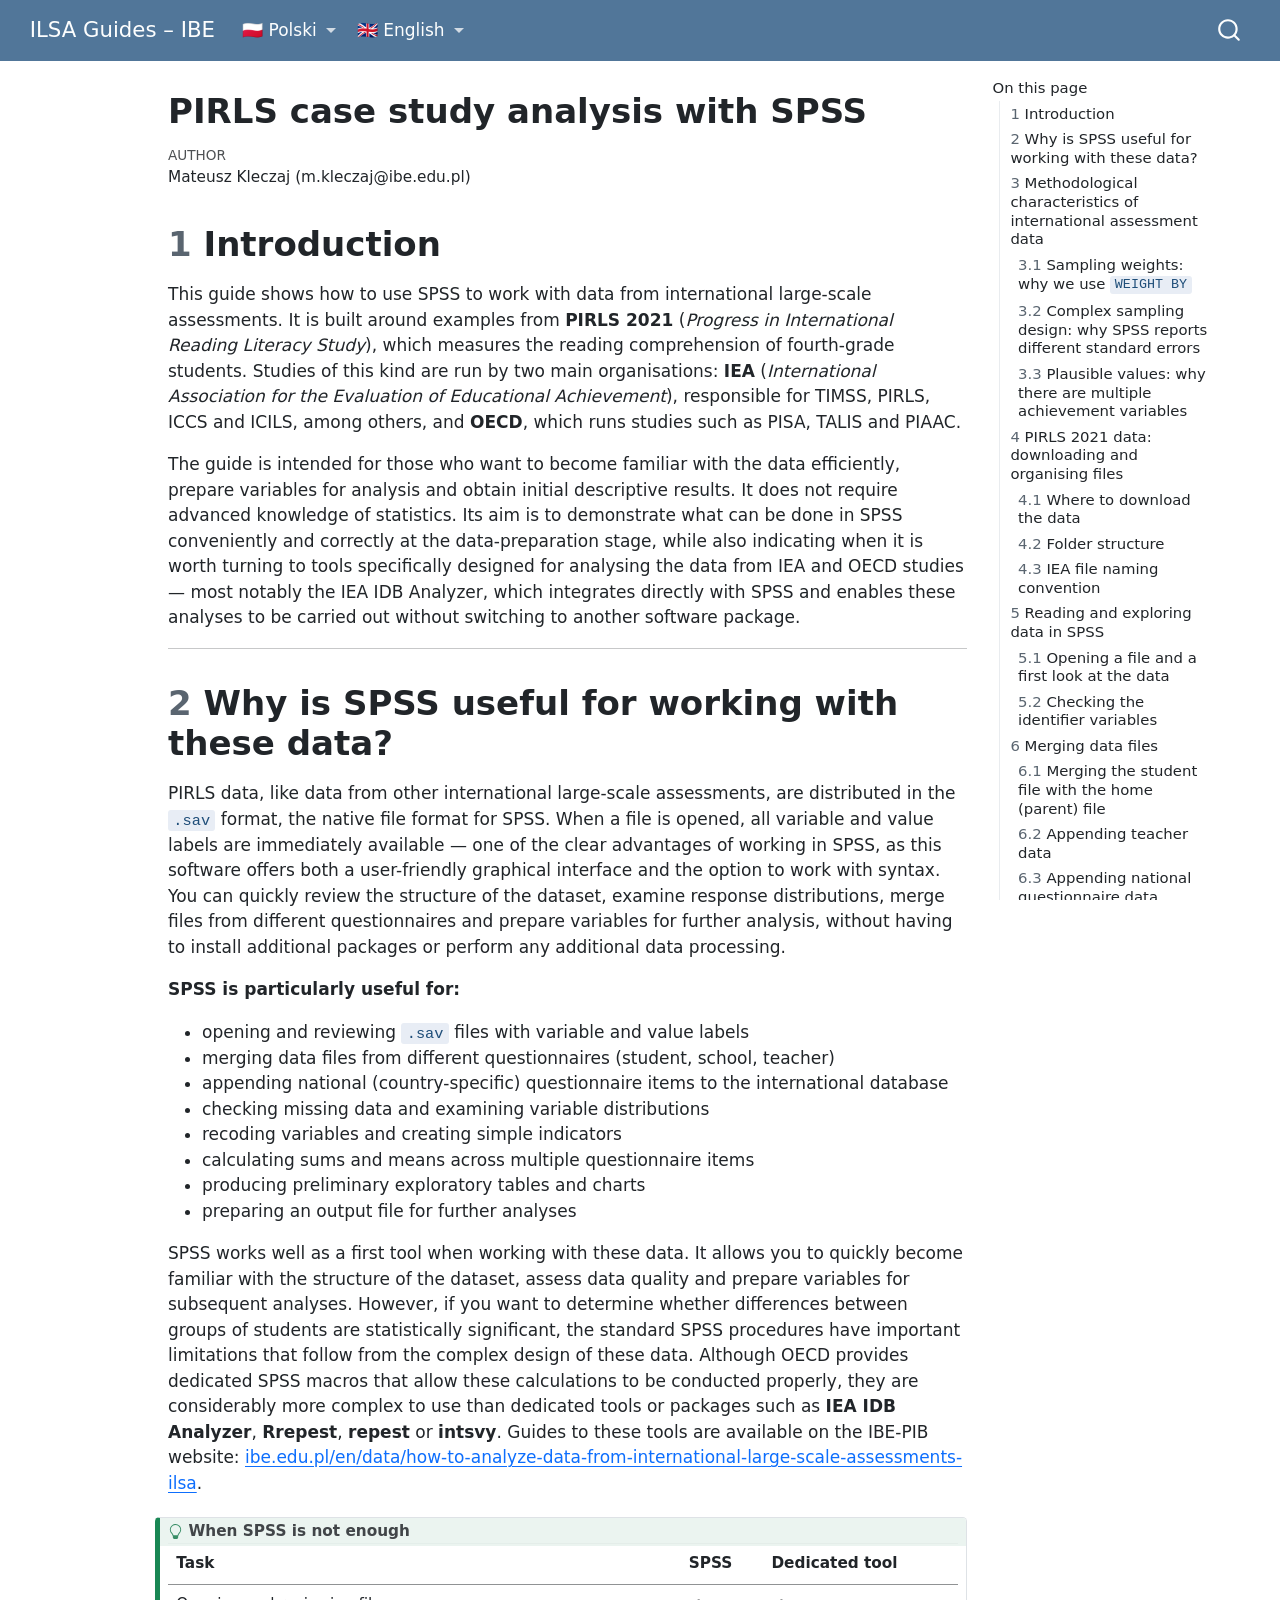
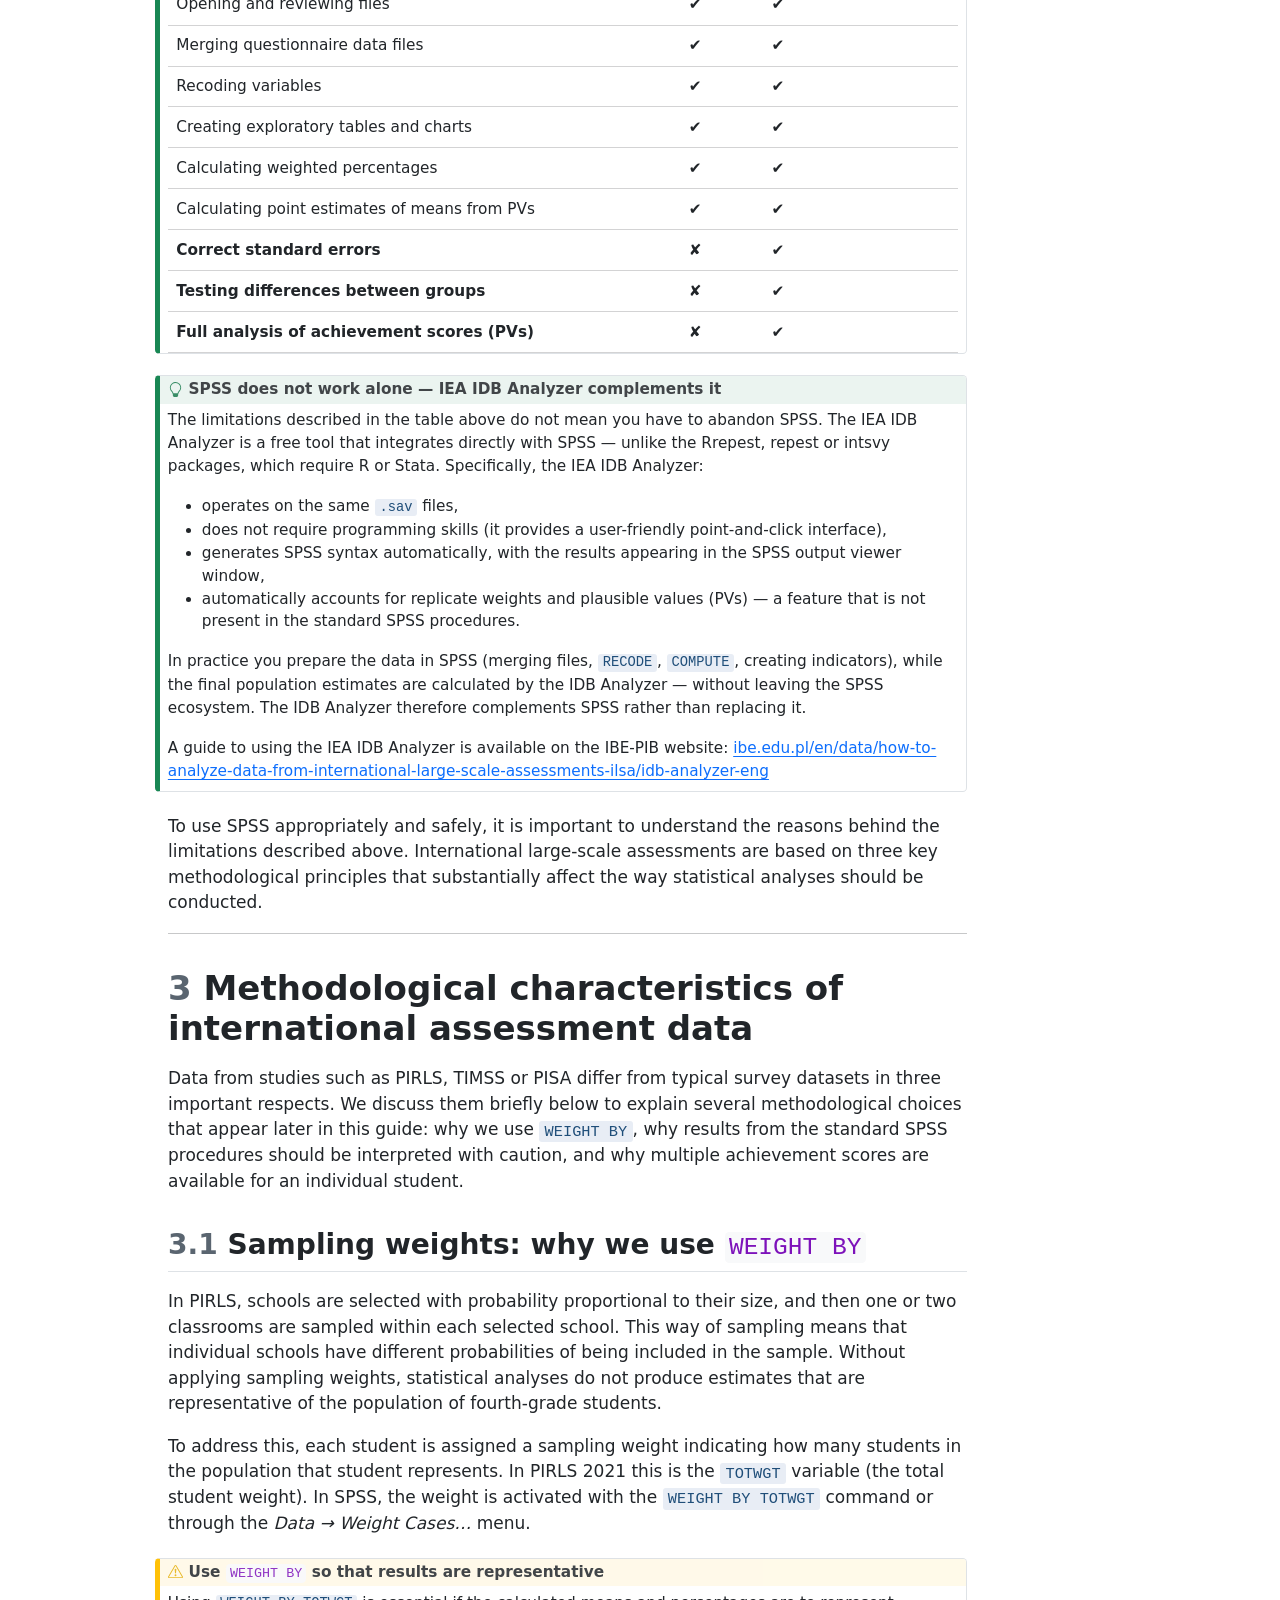
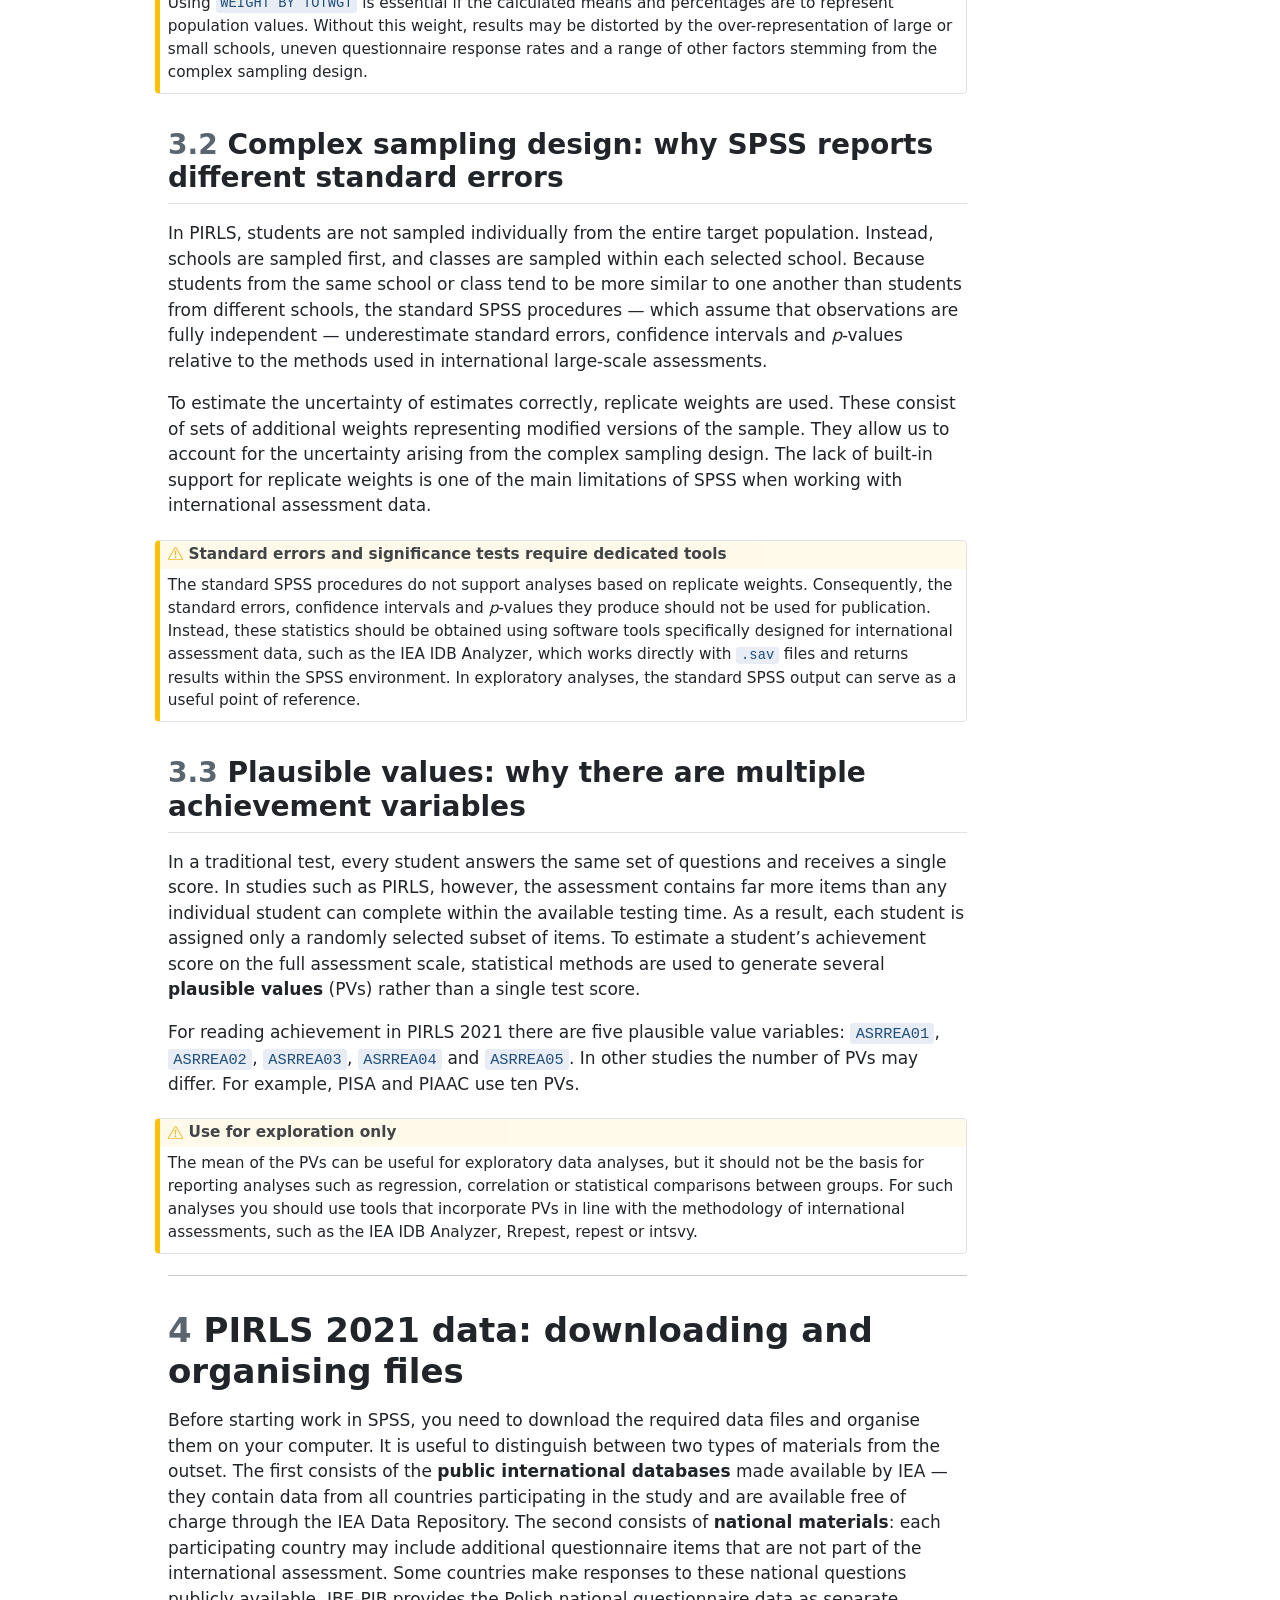
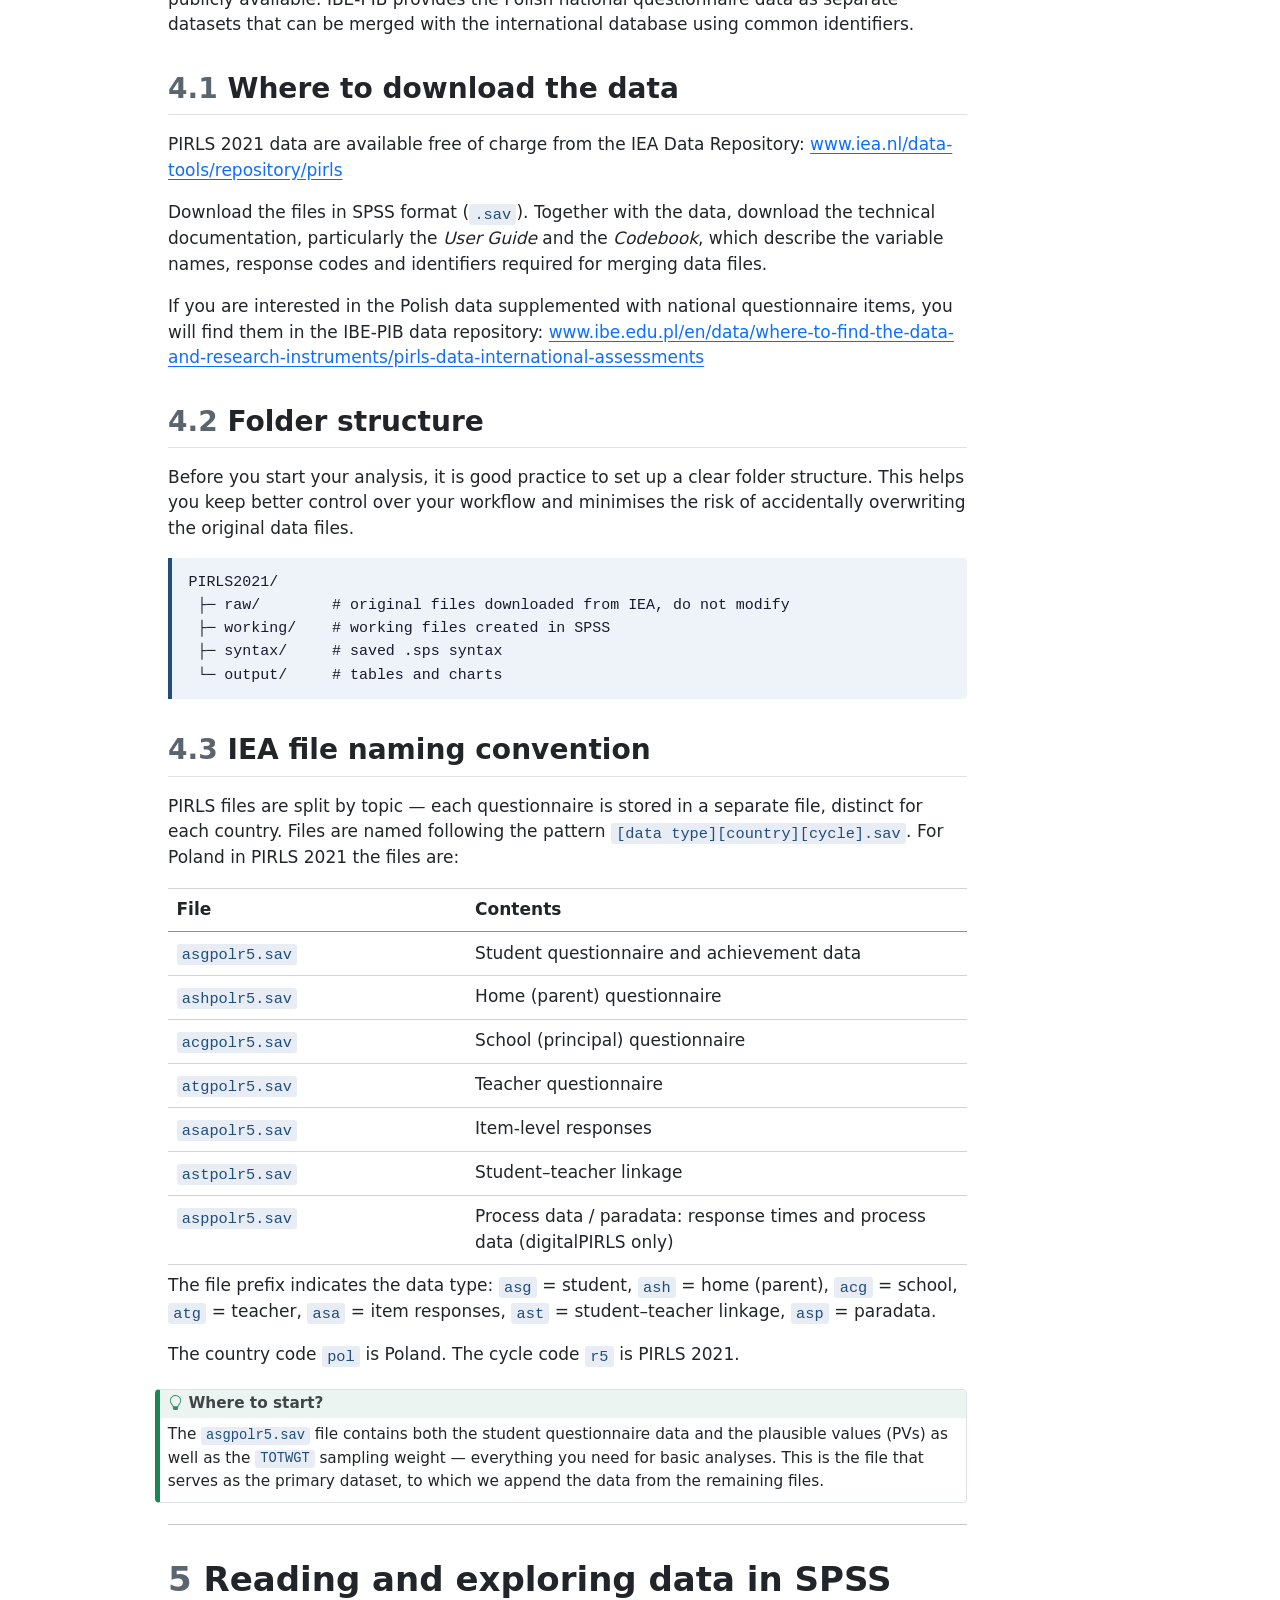
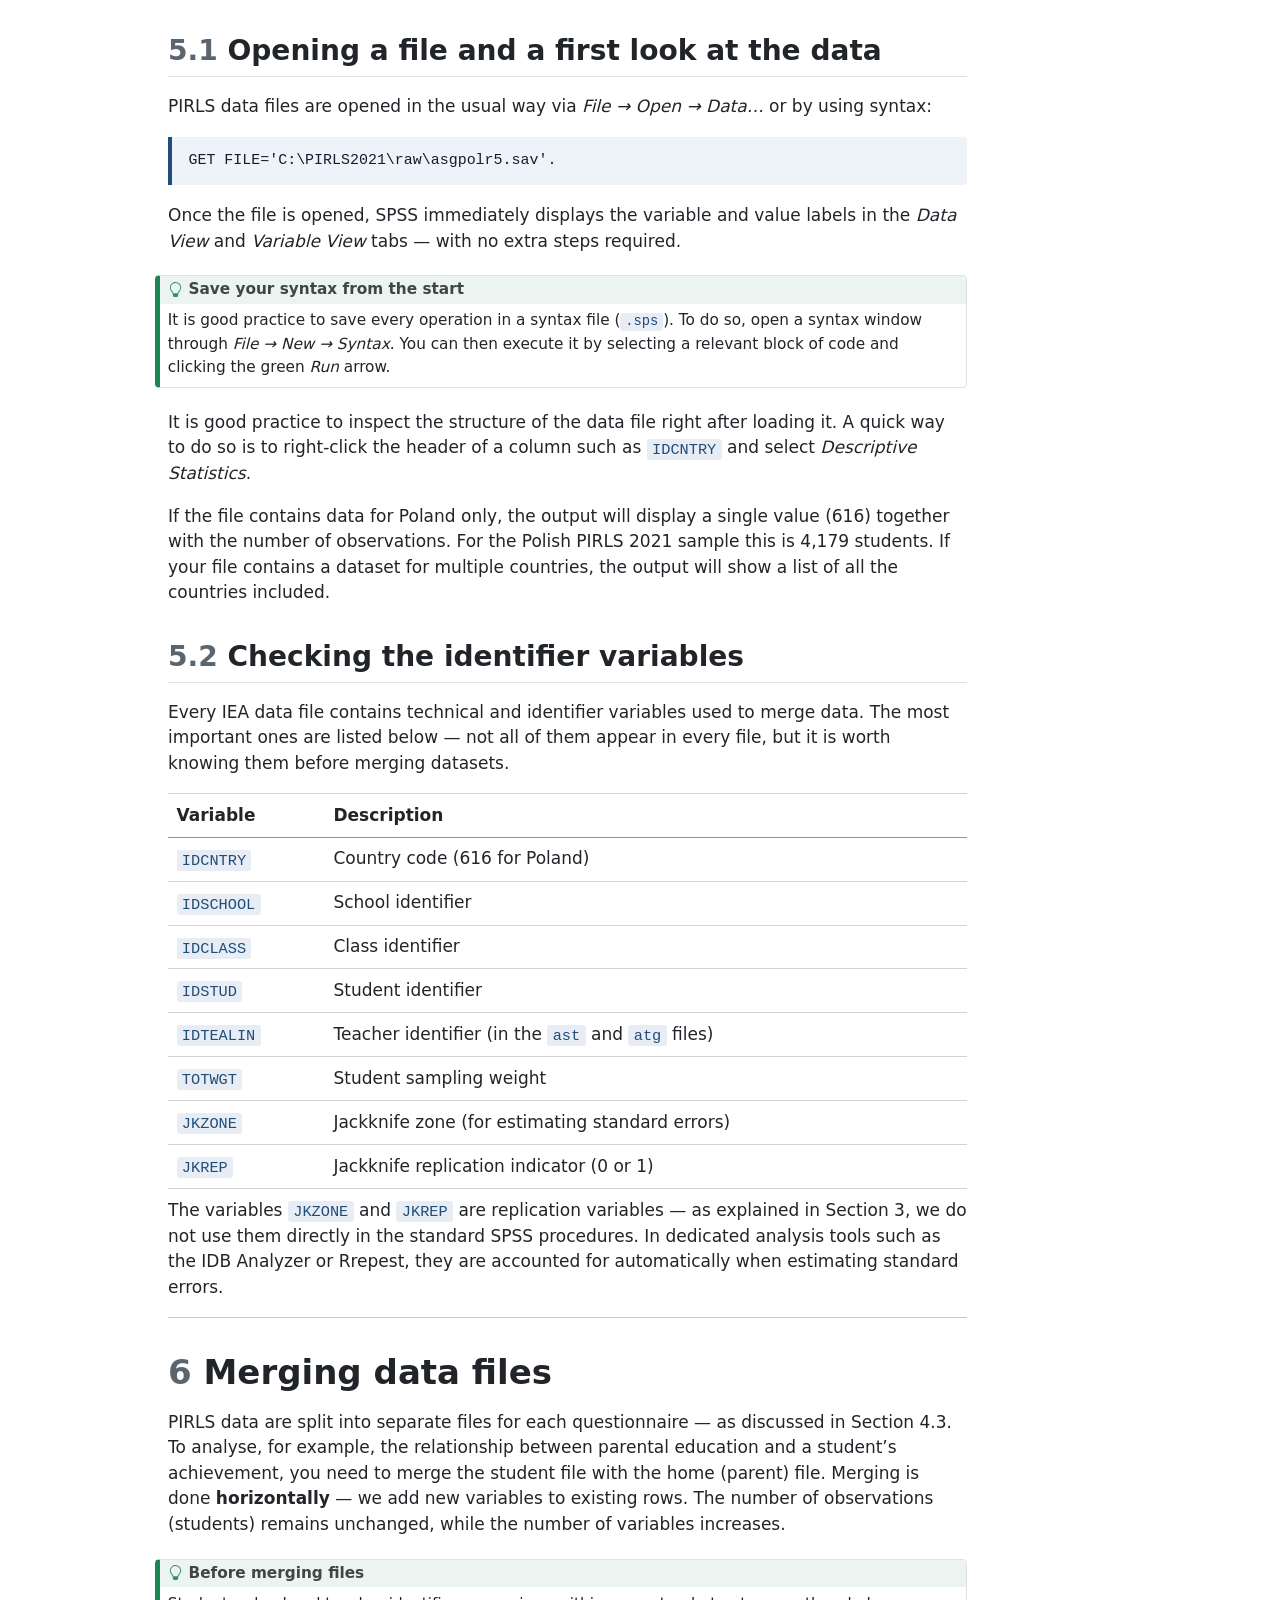
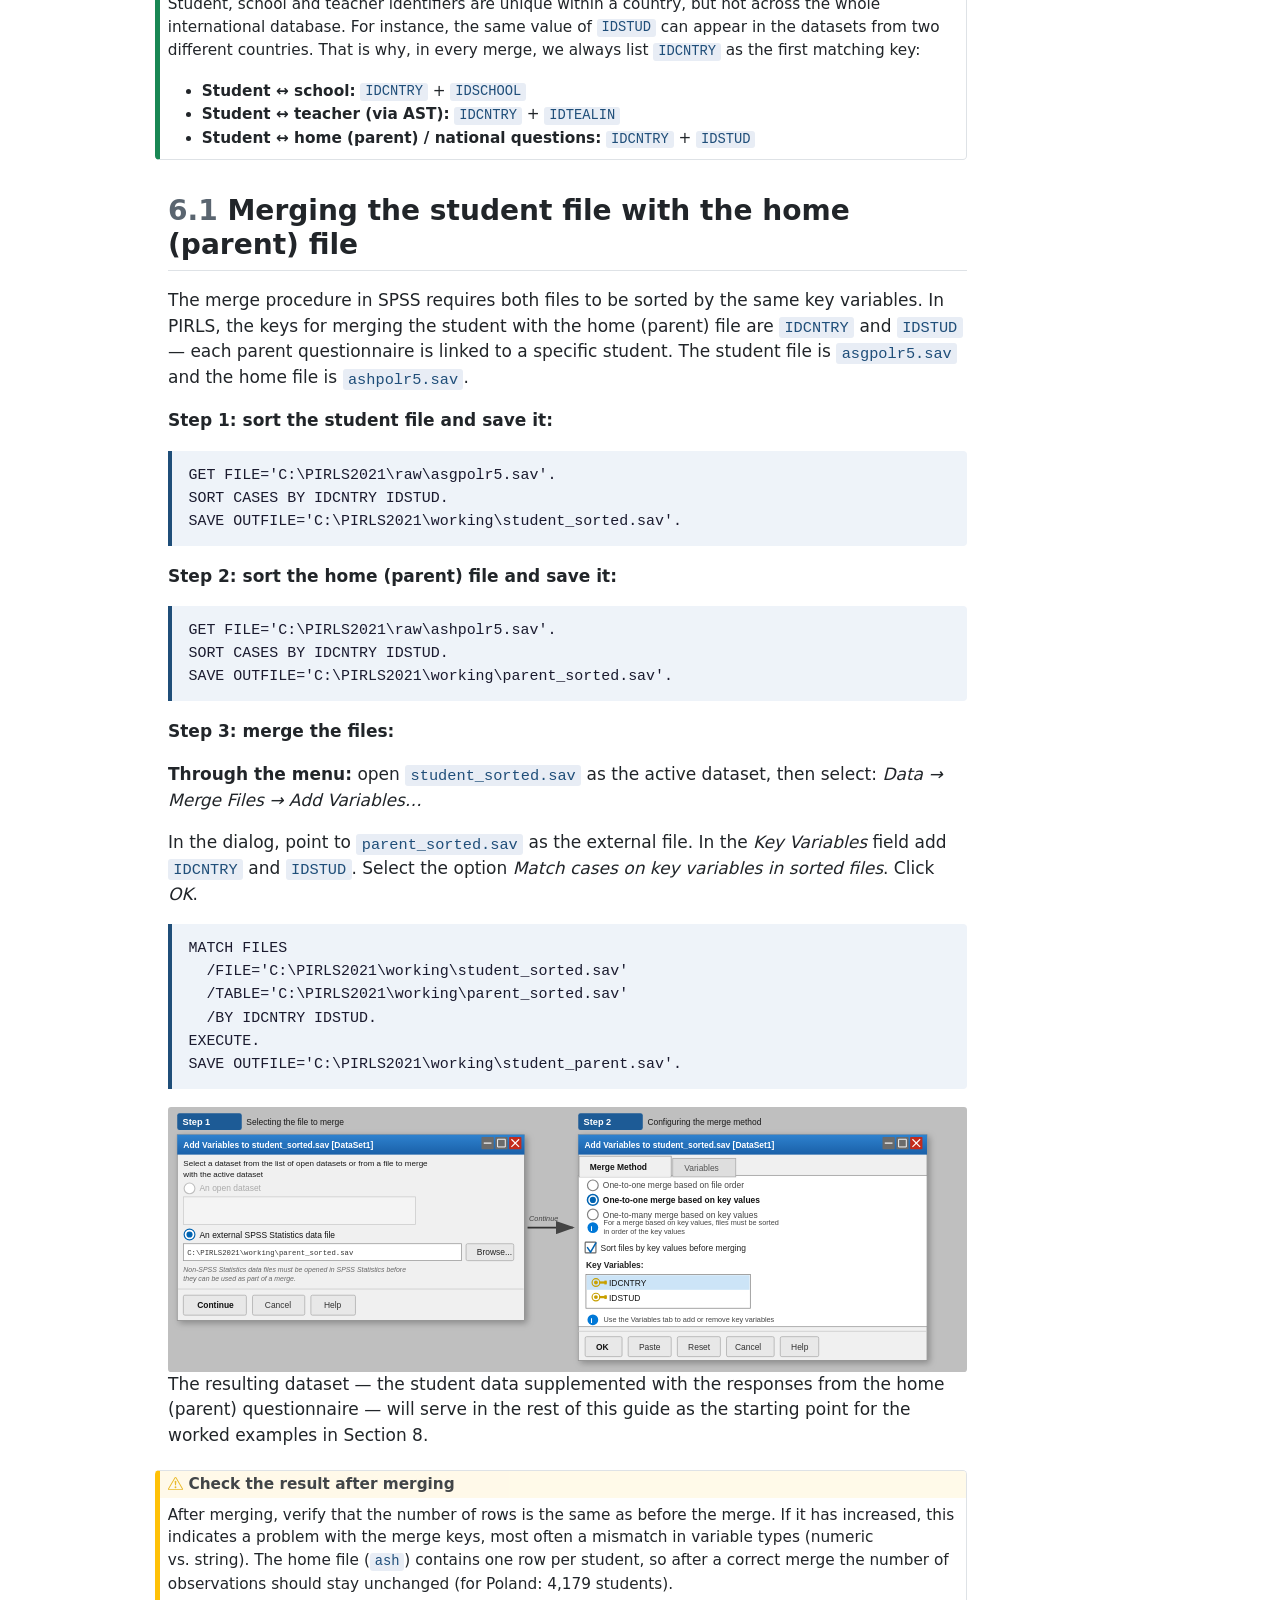
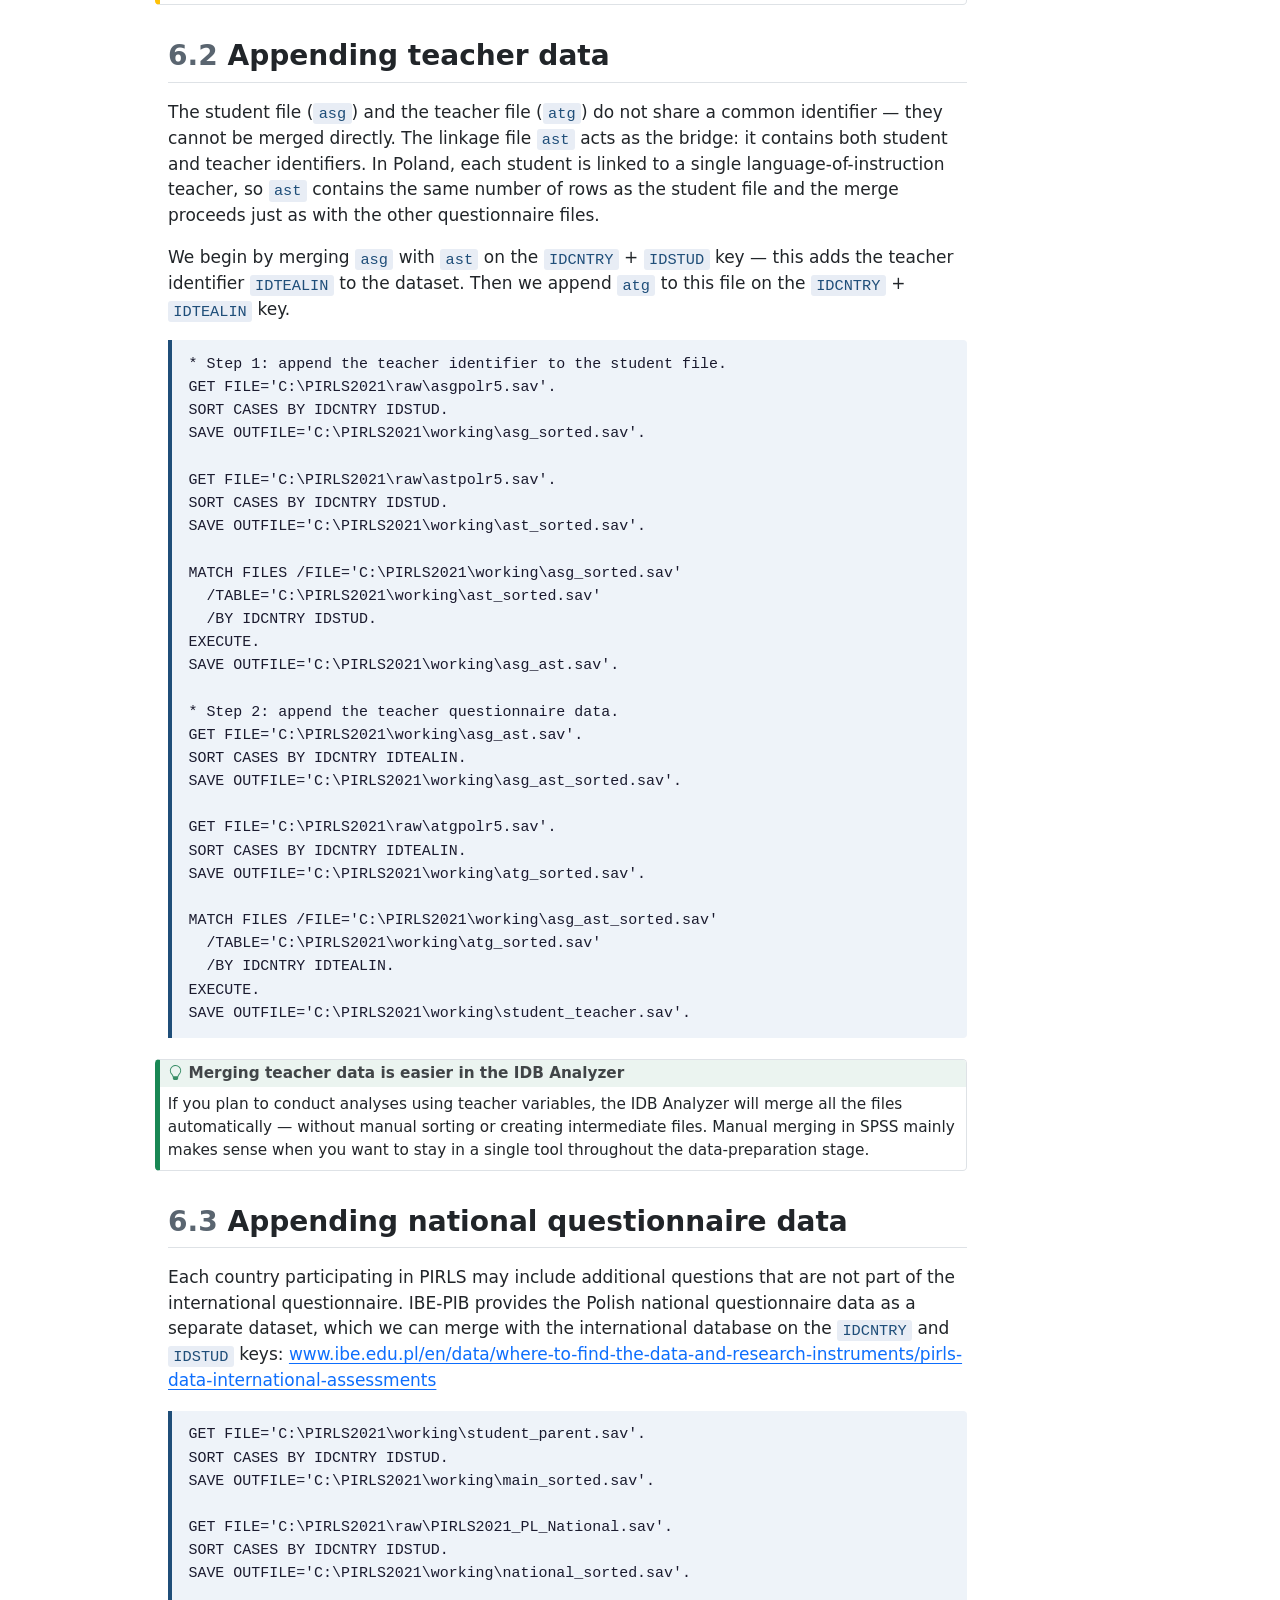
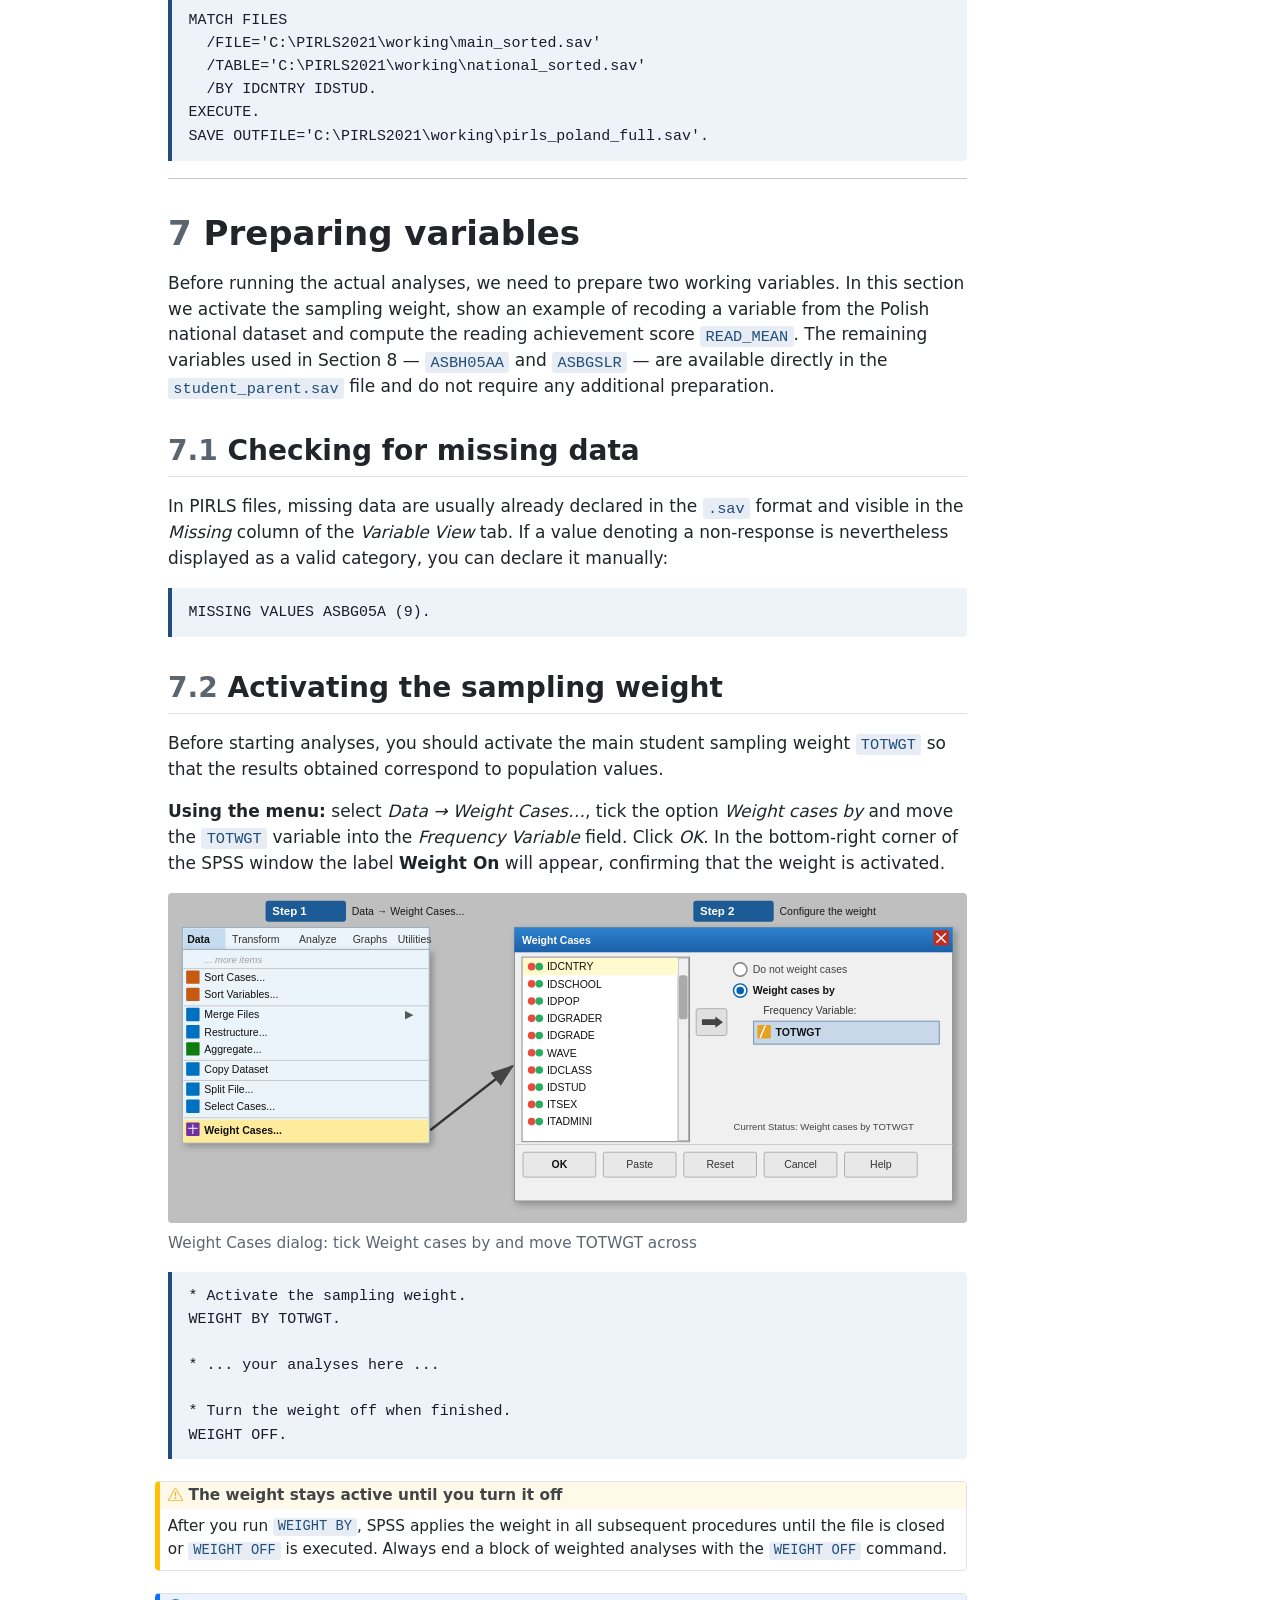
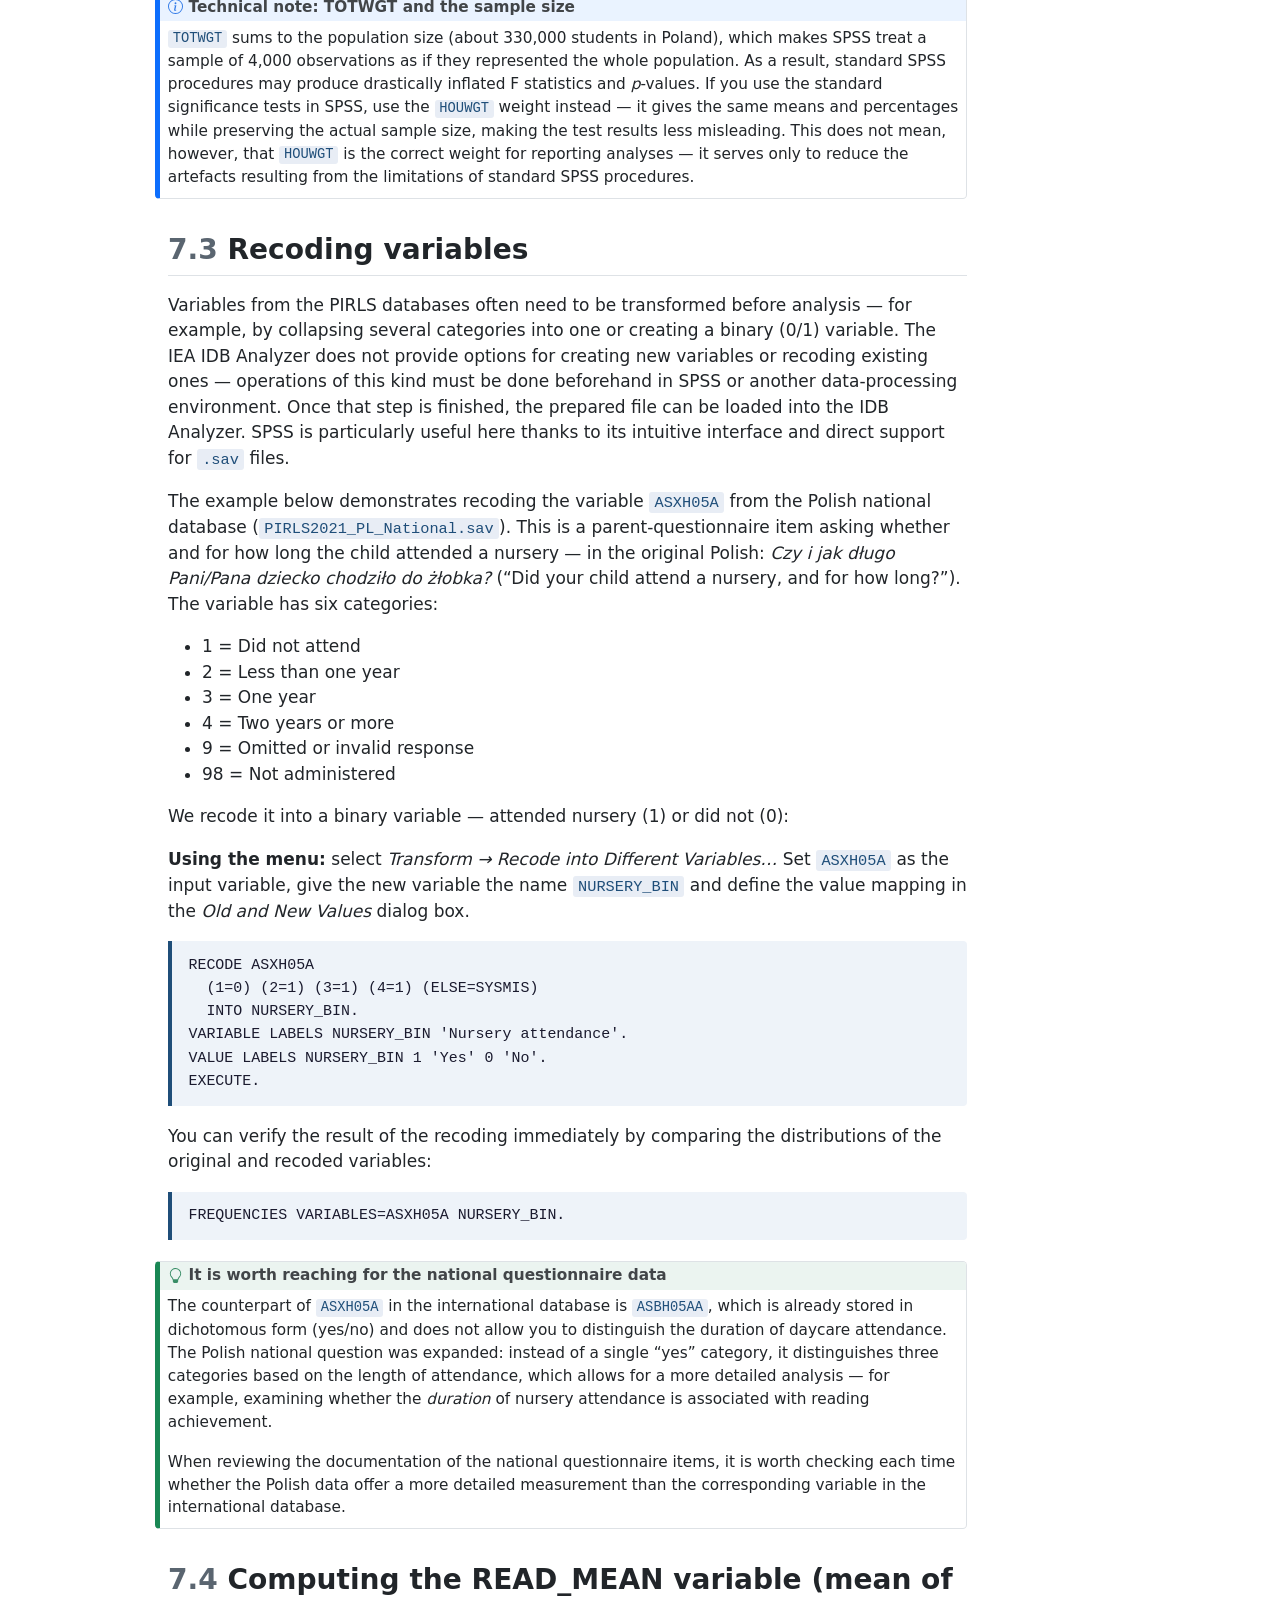
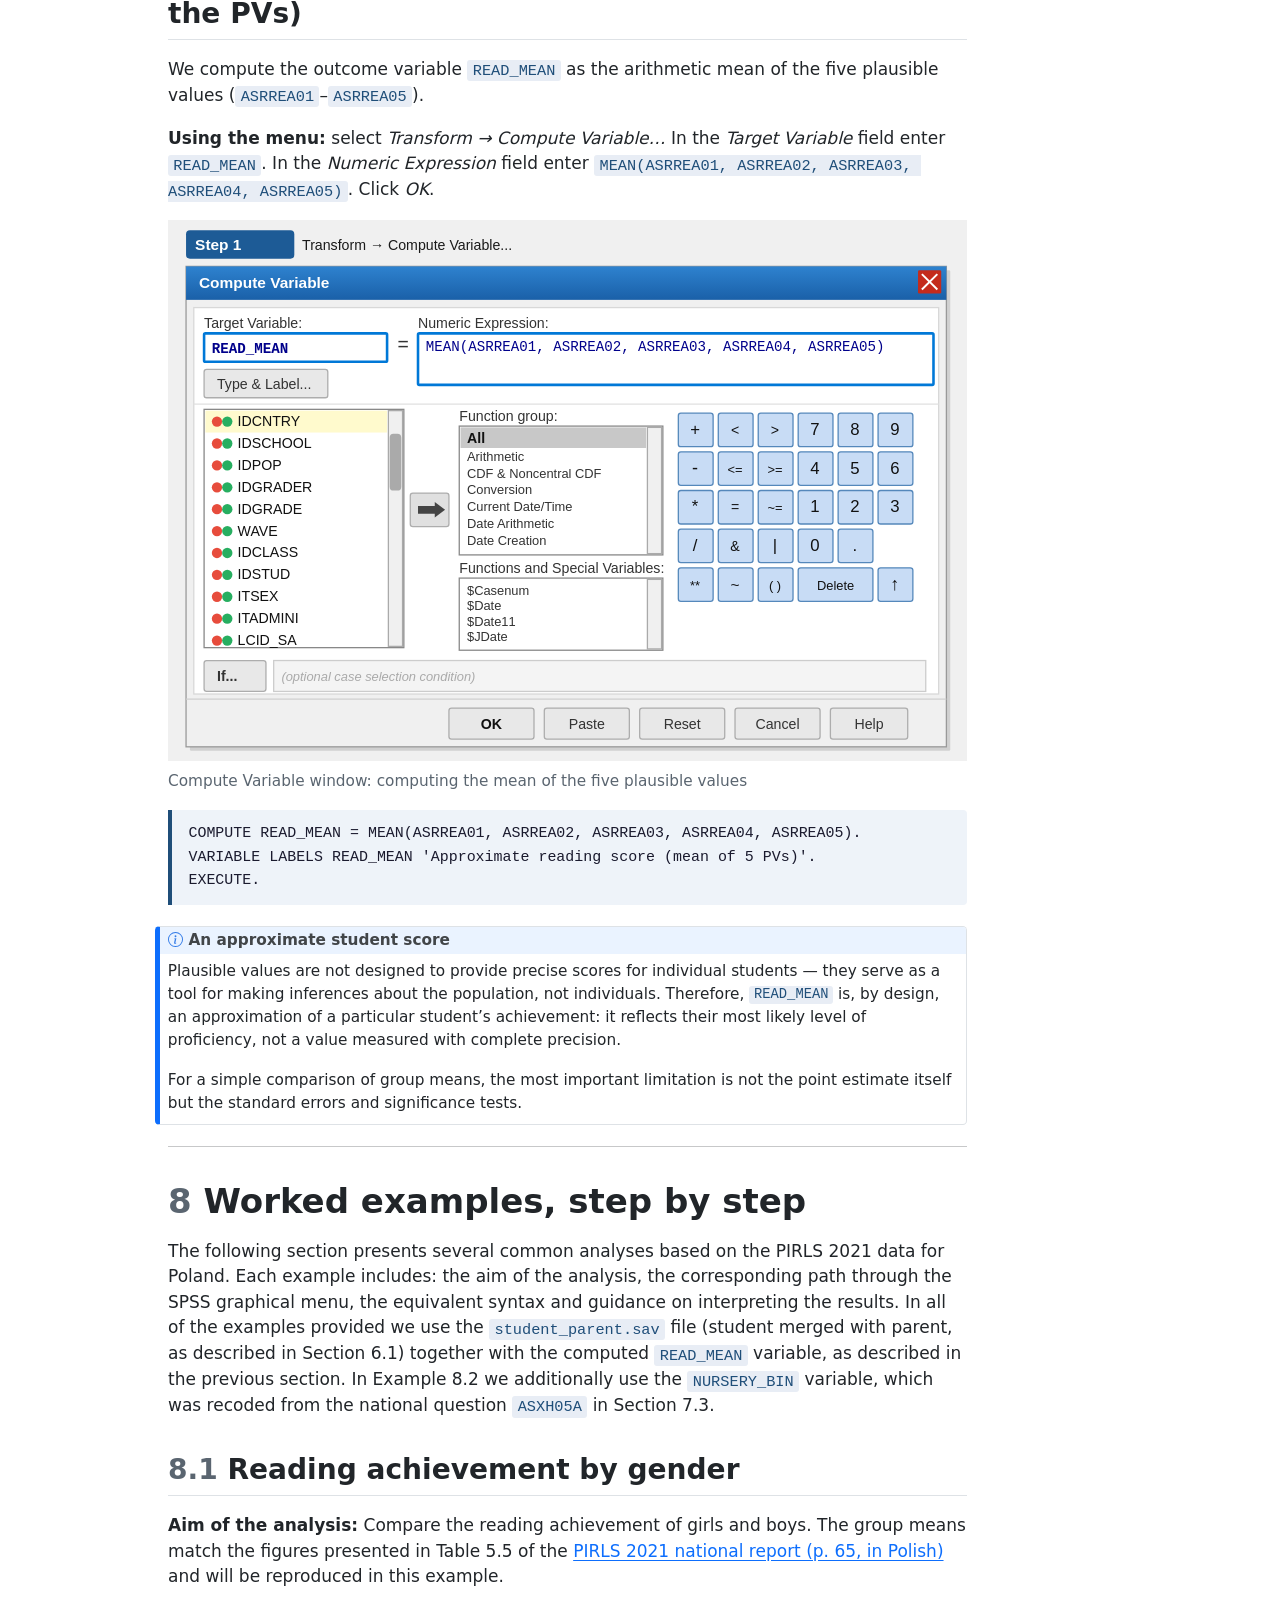
<file: docs/en/spss.html>
<!DOCTYPE html>
<html xmlns="http://www.w3.org/1999/xhtml" lang="en" xml:lang="en"><head>

<meta charset="utf-8">
<meta name="generator" content="quarto-1.9.37">

<meta name="viewport" content="width=device-width, initial-scale=1.0, user-scalable=yes">

<meta name="author" content="Mateusz Kleczaj (m.kleczaj@ibe.edu.pl)">

<title>PIRLS case study analysis with SPSS – ILSA Guides – IBE</title>
<style>
/* Default styles provided by pandoc.
** See https://pandoc.org/MANUAL.html#variables-for-html for config info.
*/
code{white-space: pre-wrap;}
span.smallcaps{font-variant: small-caps;}
div.columns{display: flex; gap: min(4vw, 1.5em);}
div.column{flex: auto; overflow-x: auto;}
div.hanging-indent{margin-left: 1.5em; text-indent: -1.5em;}
ul.task-list{list-style: none;}
ul.task-list li input[type="checkbox"] {
  width: 0.8em;
  margin: 0 0.8em 0.2em -1em; /* quarto-specific, see https://github.com/quarto-dev/quarto-cli/issues/4556 */ 
  vertical-align: middle;
}
</style>


<script src="../site_libs/quarto-nav/quarto-nav.js"></script>
<script src="../site_libs/quarto-nav/headroom.min.js"></script>
<script src="../site_libs/clipboard/clipboard.min.js"></script>
<script src="../site_libs/quarto-search/autocomplete.umd.js"></script>
<script src="../site_libs/quarto-search/fuse.min.js"></script>
<script src="../site_libs/quarto-search/quarto-search.js"></script>
<meta name="quarto:offset" content="../">
<script src="../site_libs/quarto-html/quarto.js" type="module"></script>
<script src="../site_libs/quarto-html/tabsets/tabsets.js" type="module"></script>
<script src="../site_libs/quarto-html/popper.min.js"></script>
<script src="../site_libs/quarto-html/tippy.umd.min.js"></script>
<script src="../site_libs/quarto-html/anchor.min.js"></script>
<link href="../site_libs/quarto-html/tippy.css" rel="stylesheet">
<link href="../site_libs/quarto-html/quarto-syntax-highlighting-acf12a64177840b8d86f2d4f01b2e9fb.css" rel="stylesheet" id="quarto-text-highlighting-styles">
<script src="../site_libs/bootstrap/bootstrap.min.js"></script>
<link href="../site_libs/bootstrap/bootstrap-icons.css" rel="stylesheet">
<link href="../site_libs/bootstrap/bootstrap-904fc66f03b8b328c15f652b31357879.min.css" rel="stylesheet" append-hash="true" id="quarto-bootstrap" data-mode="light">
<script id="quarto-search-options" type="application/json">{
  "location": "navbar",
  "copy-button": false,
  "collapse-after": 3,
  "panel-placement": "end",
  "type": "overlay",
  "limit": 50,
  "keyboard-shortcut": [
    "f",
    "/",
    "s"
  ],
  "show-item-context": false,
  "language": {
    "search-no-results-text": "No results",
    "search-matching-documents-text": "matching documents",
    "search-copy-link-title": "Copy link to search",
    "search-hide-matches-text": "Hide additional matches",
    "search-more-match-text": "more match in this document",
    "search-more-matches-text": "more matches in this document",
    "search-clear-button-title": "Clear",
    "search-text-placeholder": "",
    "search-detached-cancel-button-title": "Cancel",
    "search-submit-button-title": "Submit",
    "search-label": "Search"
  }
}</script>


</head>

<body class="nav-fixed quarto-light">

<div id="quarto-search-results"></div>
  <header id="quarto-header" class="headroom fixed-top">
    <nav class="navbar navbar-expand-lg " data-bs-theme="dark">
      <div class="navbar-container container-fluid">
      <div class="navbar-brand-container mx-auto">
    <a class="navbar-brand" href="../index.html">
    <span class="navbar-title">ILSA Guides – IBE</span>
    </a>
  </div>
            <div id="quarto-search" class="" title="Search"></div>
          <button class="navbar-toggler" type="button" data-bs-toggle="collapse" data-bs-target="#navbarCollapse" aria-controls="navbarCollapse" role="menu" aria-expanded="false" aria-label="Toggle navigation" onclick="if (window.quartoToggleHeadroom) { window.quartoToggleHeadroom(); }">
  <span class="navbar-toggler-icon"></span>
</button>
          <div class="collapse navbar-collapse" id="navbarCollapse">
            <ul class="navbar-nav navbar-nav-scroll me-auto">
  <li class="nav-item dropdown ">
    <a class="nav-link dropdown-toggle" href="#" id="nav-menu-polski" role="link" data-bs-toggle="dropdown" aria-expanded="false">
 <span class="menu-text">🇵🇱 Polski</span>
    </a>
    <ul class="dropdown-menu" aria-labelledby="nav-menu-polski">    
        <li>
    <a class="dropdown-item" href="../pl/intsvy.html">
 <span class="dropdown-text">intsvy (R)</span></a>
  </li>  
        <li>
    <a class="dropdown-item" href="../pl/rrepest.html">
 <span class="dropdown-text">Rrepest (R)</span></a>
  </li>  
        <li>
    <a class="dropdown-item" href="../pl/repest.html">
 <span class="dropdown-text">repest (Stata)</span></a>
  </li>  
        <li>
    <a class="dropdown-item" href="../pl/idb.html">
 <span class="dropdown-text">IDB Analyzer</span></a>
  </li>  
        <li>
    <a class="dropdown-item" href="../pl/spss.html">
 <span class="dropdown-text">SPSS</span></a>
  </li>  
    </ul>
  </li>
  <li class="nav-item dropdown ">
    <a class="nav-link dropdown-toggle" href="#" id="nav-menu-english" role="link" data-bs-toggle="dropdown" aria-expanded="false">
 <span class="menu-text">🇬🇧 English</span>
    </a>
    <ul class="dropdown-menu" aria-labelledby="nav-menu-english">    
        <li>
    <a class="dropdown-item" href="../en/intsvy.html">
 <span class="dropdown-text">intsvy (R)</span></a>
  </li>  
        <li>
    <a class="dropdown-item" href="../en/rrepest.html">
 <span class="dropdown-text">Rrepest (R)</span></a>
  </li>  
        <li>
    <a class="dropdown-item" href="../en/repest.html">
 <span class="dropdown-text">repest (Stata)</span></a>
  </li>  
        <li>
    <a class="dropdown-item" href="../en/idb.html">
 <span class="dropdown-text">IDB Analyzer</span></a>
  </li>  
        <li>
    <a class="dropdown-item" href="../en/spss.html">
 <span class="dropdown-text">SPSS</span></a>
  </li>  
    </ul>
  </li>
</ul>
          </div> <!-- /navcollapse -->
            <div class="quarto-navbar-tools">
</div>
      </div> <!-- /container-fluid -->
    </nav>
</header>
<!-- content -->
<div id="quarto-content" class="quarto-container page-columns page-rows-contents page-layout-article page-navbar">
<!-- sidebar -->
<!-- margin-sidebar -->
    <div id="quarto-margin-sidebar" class="sidebar margin-sidebar">
        <nav id="TOC" role="doc-toc" class="toc-active" data-toc-expanded="99">
    <h2 id="toc-title">On this page</h2>
   
  <ul>
  <li><a href="#introduction" id="toc-introduction" class="nav-link active" data-scroll-target="#introduction"><span class="header-section-number">1</span> Introduction</a></li>
  <li><a href="#why-is-spss-useful-for-working-with-these-data" id="toc-why-is-spss-useful-for-working-with-these-data" class="nav-link" data-scroll-target="#why-is-spss-useful-for-working-with-these-data"><span class="header-section-number">2</span> Why is SPSS useful for working with these data?</a></li>
  <li><a href="#methodological-characteristics-of-international-assessment-data" id="toc-methodological-characteristics-of-international-assessment-data" class="nav-link" data-scroll-target="#methodological-characteristics-of-international-assessment-data"><span class="header-section-number">3</span> Methodological characteristics of international assessment data</a>
  <ul>
  <li><a href="#sampling-weights-why-we-use-weight-by" id="toc-sampling-weights-why-we-use-weight-by" class="nav-link" data-scroll-target="#sampling-weights-why-we-use-weight-by"><span class="header-section-number">3.1</span> Sampling weights: why we use <code>WEIGHT BY</code></a></li>
  <li><a href="#complex-sampling-design-why-spss-reports-different-standard-errors" id="toc-complex-sampling-design-why-spss-reports-different-standard-errors" class="nav-link" data-scroll-target="#complex-sampling-design-why-spss-reports-different-standard-errors"><span class="header-section-number">3.2</span> Complex sampling design: why SPSS reports different standard errors</a></li>
  <li><a href="#plausible-values-why-there-are-multiple-achievement-variables" id="toc-plausible-values-why-there-are-multiple-achievement-variables" class="nav-link" data-scroll-target="#plausible-values-why-there-are-multiple-achievement-variables"><span class="header-section-number">3.3</span> Plausible values: why there are multiple achievement variables</a></li>
  </ul></li>
  <li><a href="#pirls-2021-data-downloading-and-organising-files" id="toc-pirls-2021-data-downloading-and-organising-files" class="nav-link" data-scroll-target="#pirls-2021-data-downloading-and-organising-files"><span class="header-section-number">4</span> PIRLS 2021 data: downloading and organising files</a>
  <ul>
  <li><a href="#where-to-download-the-data" id="toc-where-to-download-the-data" class="nav-link" data-scroll-target="#where-to-download-the-data"><span class="header-section-number">4.1</span> Where to download the data</a></li>
  <li><a href="#folder-structure" id="toc-folder-structure" class="nav-link" data-scroll-target="#folder-structure"><span class="header-section-number">4.2</span> Folder structure</a></li>
  <li><a href="#iea-file-naming-convention" id="toc-iea-file-naming-convention" class="nav-link" data-scroll-target="#iea-file-naming-convention"><span class="header-section-number">4.3</span> IEA file naming convention</a></li>
  </ul></li>
  <li><a href="#reading-and-exploring-data-in-spss" id="toc-reading-and-exploring-data-in-spss" class="nav-link" data-scroll-target="#reading-and-exploring-data-in-spss"><span class="header-section-number">5</span> Reading and exploring data in SPSS</a>
  <ul>
  <li><a href="#opening-a-file-and-a-first-look-at-the-data" id="toc-opening-a-file-and-a-first-look-at-the-data" class="nav-link" data-scroll-target="#opening-a-file-and-a-first-look-at-the-data"><span class="header-section-number">5.1</span> Opening a file and a first look at the data</a></li>
  <li><a href="#checking-the-identifier-variables" id="toc-checking-the-identifier-variables" class="nav-link" data-scroll-target="#checking-the-identifier-variables"><span class="header-section-number">5.2</span> Checking the identifier variables</a></li>
  </ul></li>
  <li><a href="#merging-data-files" id="toc-merging-data-files" class="nav-link" data-scroll-target="#merging-data-files"><span class="header-section-number">6</span> Merging data files</a>
  <ul>
  <li><a href="#merging-the-student-file-with-the-home-parent-file" id="toc-merging-the-student-file-with-the-home-parent-file" class="nav-link" data-scroll-target="#merging-the-student-file-with-the-home-parent-file"><span class="header-section-number">6.1</span> Merging the student file with the home (parent) file</a></li>
  <li><a href="#appending-teacher-data" id="toc-appending-teacher-data" class="nav-link" data-scroll-target="#appending-teacher-data"><span class="header-section-number">6.2</span> Appending teacher data</a></li>
  <li><a href="#appending-national-questionnaire-data" id="toc-appending-national-questionnaire-data" class="nav-link" data-scroll-target="#appending-national-questionnaire-data"><span class="header-section-number">6.3</span> Appending national questionnaire data</a></li>
  </ul></li>
  <li><a href="#preparing-variables" id="toc-preparing-variables" class="nav-link" data-scroll-target="#preparing-variables"><span class="header-section-number">7</span> Preparing variables</a>
  <ul>
  <li><a href="#checking-for-missing-data" id="toc-checking-for-missing-data" class="nav-link" data-scroll-target="#checking-for-missing-data"><span class="header-section-number">7.1</span> Checking for missing data</a></li>
  <li><a href="#activating-the-sampling-weight" id="toc-activating-the-sampling-weight" class="nav-link" data-scroll-target="#activating-the-sampling-weight"><span class="header-section-number">7.2</span> Activating the sampling weight</a></li>
  <li><a href="#recoding-variables" id="toc-recoding-variables" class="nav-link" data-scroll-target="#recoding-variables"><span class="header-section-number">7.3</span> Recoding variables</a></li>
  <li><a href="#computing-the-read_mean-variable-mean-of-the-pvs" id="toc-computing-the-read_mean-variable-mean-of-the-pvs" class="nav-link" data-scroll-target="#computing-the-read_mean-variable-mean-of-the-pvs"><span class="header-section-number">7.4</span> Computing the READ_MEAN variable (mean of the PVs)</a></li>
  </ul></li>
  <li><a href="#worked-examples-step-by-step" id="toc-worked-examples-step-by-step" class="nav-link" data-scroll-target="#worked-examples-step-by-step"><span class="header-section-number">8</span> Worked examples, step by step</a>
  <ul>
  <li><a href="#reading-achievement-by-gender" id="toc-reading-achievement-by-gender" class="nav-link" data-scroll-target="#reading-achievement-by-gender"><span class="header-section-number">8.1</span> Reading achievement by gender</a></li>
  <li><a href="#reading-achievement-and-nursery-attendance" id="toc-reading-achievement-and-nursery-attendance" class="nav-link" data-scroll-target="#reading-achievement-and-nursery-attendance"><span class="header-section-number">8.2</span> Reading achievement and nursery attendance</a></li>
  <li><a href="#students-attitudes-towards-reading-by-gender-distribution-of-categories" id="toc-students-attitudes-towards-reading-by-gender-distribution-of-categories" class="nav-link" data-scroll-target="#students-attitudes-towards-reading-by-gender-distribution-of-categories"><span class="header-section-number">8.3</span> Students’ attitudes towards reading by gender — distribution of categories</a></li>
  </ul></li>
  <li><a href="#good-practices-for-working-with-data-in-spss" id="toc-good-practices-for-working-with-data-in-spss" class="nav-link" data-scroll-target="#good-practices-for-working-with-data-in-spss"><span class="header-section-number">9</span> Good practices for working with data in SPSS</a>
  <ul>
  <li><a href="#most-common-mistakes" id="toc-most-common-mistakes" class="nav-link" data-scroll-target="#most-common-mistakes"><span class="header-section-number">9.1</span> Most common mistakes</a></li>
  </ul></li>
  <li><a href="#summary" id="toc-summary" class="nav-link" data-scroll-target="#summary"><span class="header-section-number">10</span> Summary</a></li>
  <li><a href="#resources-and-references" id="toc-resources-and-references" class="nav-link" data-scroll-target="#resources-and-references"><span class="header-section-number">11</span> Resources and references</a>
  <ul>
  <li><a href="#where-to-download-data" id="toc-where-to-download-data" class="nav-link" data-scroll-target="#where-to-download-data"><span class="header-section-number">11.1</span> Where to download data</a></li>
  <li><a href="#technical-documentation" id="toc-technical-documentation" class="nav-link" data-scroll-target="#technical-documentation"><span class="header-section-number">11.2</span> Technical documentation</a></li>
  <li><a href="#dedicated-tools-for-analysing-data-with-pvs-and-replicate-weights" id="toc-dedicated-tools-for-analysing-data-with-pvs-and-replicate-weights" class="nav-link" data-scroll-target="#dedicated-tools-for-analysing-data-with-pvs-and-replicate-weights"><span class="header-section-number">11.3</span> Dedicated tools for analysing data with PVs and replicate weights</a></li>
  </ul></li>
  </ul>
<div class="quarto-alternate-formats"><h2>Other Formats</h2><ul><li><a href="spss.docx"><i class="bi bi-file-word"></i>MS Word</a></li><li><a href="spss.pdf"><i class="bi bi-file-pdf"></i>PDF</a></li></ul></div></nav>
    </div>
<!-- main -->
<main class="content" id="quarto-document-content">

<header id="title-block-header" class="quarto-title-block default">
<div class="quarto-title">
<h1 class="title">PIRLS case study analysis with SPSS</h1>
</div>



<div class="quarto-title-meta">

    <div>
    <div class="quarto-title-meta-heading">Author</div>
    <div class="quarto-title-meta-contents">
             <p>Mateusz Kleczaj (m.kleczaj@ibe.edu.pl) </p>
          </div>
  </div>
    
  
    
  </div>
  


</header>


<style>
/* Styling of code blocks (SPSS syntax and others) */
pre {
  background-color: #eef3f9 !important;
  border-left: 4px solid #1f4e79 !important;
  border-radius: 0 4px 4px 0 !important;
  padding: 0.85em 1.1em !important;
  margin: 1em 0 1.2em 0 !important;
  font-size: 0.88em !important;
  line-height: 1.55 !important;
  overflow-x: auto;
}
pre code {
  background: none !important;
  border: none !important;
  padding: 0 !important;
  font-family: "Consolas", "Courier New", monospace !important;
  color: #1a1a2e !important;
}
/* Inline code: leave the box style untouched */
p code, li code, td code, th code {
  background-color: #e8edf5 !important;
  border-radius: 3px !important;
  padding: 0.1em 0.35em !important;
  font-family: "Consolas", "Courier New", monospace !important;
  font-size: 0.9em !important;
  color: #1f4e79 !important;
}
</style>
<section id="introduction" class="level1" data-number="1">
<h1 data-number="1"><span class="header-section-number">1</span> Introduction</h1>
<p>This guide shows how to use SPSS to work with data from international large-scale assessments. It is built around examples from <strong>PIRLS 2021</strong> (<em>Progress in International Reading Literacy Study</em>), which measures the reading comprehension of fourth-grade students. Studies of this kind are run by two main organisations: <strong>IEA</strong> (<em>International Association for the Evaluation of Educational Achievement</em>), responsible for TIMSS, PIRLS, ICCS and ICILS, among others, and <strong>OECD</strong>, which runs studies such as PISA, TALIS and PIAAC.</p>
<p>The guide is intended for those who want to become familiar with the data efficiently, prepare variables for analysis and obtain initial descriptive results. It does not require advanced knowledge of statistics. Its aim is to demonstrate what can be done in SPSS conveniently and correctly at the data-preparation stage, while also indicating when it is worth turning to tools specifically designed for analysing the data from IEA and OECD studies — most notably the IEA IDB Analyzer, which integrates directly with SPSS and enables these analyses to be carried out without switching to another software package.</p>
<hr>
</section>
<section id="why-is-spss-useful-for-working-with-these-data" class="level1" data-number="2">
<h1 data-number="2"><span class="header-section-number">2</span> Why is SPSS useful for working with these data?</h1>
<p>PIRLS data, like data from other international large-scale assessments, are distributed in the <code>.sav</code> format, the native file format for SPSS. When a file is opened, all variable and value labels are immediately available — one of the clear advantages of working in SPSS, as this software offers both a user-friendly graphical interface and the option to work with syntax. You can quickly review the structure of the dataset, examine response distributions, merge files from different questionnaires and prepare variables for further analysis, without having to install additional packages or perform any additional data processing.</p>
<p><strong>SPSS is particularly useful for:</strong></p>
<ul>
<li>opening and reviewing <code>.sav</code> files with variable and value labels</li>
<li>merging data files from different questionnaires (student, school, teacher)</li>
<li>appending national (country-specific) questionnaire items to the international database</li>
<li>checking missing data and examining variable distributions</li>
<li>recoding variables and creating simple indicators</li>
<li>calculating sums and means across multiple questionnaire items</li>
<li>producing preliminary exploratory tables and charts</li>
<li>preparing an output file for further analyses</li>
</ul>
<p>SPSS works well as a first tool when working with these data. It allows you to quickly become familiar with the structure of the dataset, assess data quality and prepare variables for subsequent analyses. However, if you want to determine whether differences between groups of students are statistically significant, the standard SPSS procedures have important limitations that follow from the complex design of these data. Although OECD provides dedicated SPSS macros that allow these calculations to be conducted properly, they are considerably more complex to use than dedicated tools or packages such as <strong>IEA IDB Analyzer</strong>, <strong>Rrepest</strong>, <strong>repest</strong> or <strong>intsvy</strong>. Guides to these tools are available on the IBE-PIB website: <a href="https://ibe.edu.pl/en/data/how-to-analyze-data-from-international-large-scale-assessments-ilsa" target="_blank">ibe.edu.pl/en/data/how-to-analyze-data-from-international-large-scale-assessments-ilsa</a>.</p>
<div class="callout callout-style-default callout-tip callout-titled">
<div class="callout-header d-flex align-content-center">
<div class="callout-icon-container">
<i class="callout-icon"></i>
</div>
<div class="callout-title-container flex-fill">
<span class="screen-reader-only">Tip</span>When SPSS is not enough
</div>
</div>
<div class="callout-body-container callout-body">
<table class="caption-top table">
<thead>
<tr class="header">
<th>Task</th>
<th>SPSS</th>
<th>Dedicated tool</th>
</tr>
</thead>
<tbody>
<tr class="odd">
<td>Opening and reviewing files</td>
<td>✔</td>
<td>✔</td>
</tr>
<tr class="even">
<td>Merging questionnaire data files</td>
<td>✔</td>
<td>✔</td>
</tr>
<tr class="odd">
<td>Recoding variables</td>
<td>✔</td>
<td>✔</td>
</tr>
<tr class="even">
<td>Creating exploratory tables and charts</td>
<td>✔</td>
<td>✔</td>
</tr>
<tr class="odd">
<td>Calculating weighted percentages</td>
<td>✔</td>
<td>✔</td>
</tr>
<tr class="even">
<td>Calculating point estimates of means from PVs</td>
<td>✔</td>
<td>✔</td>
</tr>
<tr class="odd">
<td><strong>Correct standard errors</strong></td>
<td>✘</td>
<td>✔</td>
</tr>
<tr class="even">
<td><strong>Testing differences between groups</strong></td>
<td>✘</td>
<td>✔</td>
</tr>
<tr class="odd">
<td><strong>Full analysis of achievement scores (PVs)</strong></td>
<td>✘</td>
<td>✔</td>
</tr>
</tbody>
</table>
</div>
</div>
<div class="callout callout-style-default callout-tip callout-titled">
<div class="callout-header d-flex align-content-center">
<div class="callout-icon-container">
<i class="callout-icon"></i>
</div>
<div class="callout-title-container flex-fill">
<span class="screen-reader-only">Tip</span>SPSS does not work alone — IEA IDB Analyzer complements it
</div>
</div>
<div class="callout-body-container callout-body">
<p>The limitations described in the table above do not mean you have to abandon SPSS. The IEA IDB Analyzer is a free tool that integrates directly with SPSS — unlike the Rrepest, repest or intsvy packages, which require R or Stata. Specifically, the IEA IDB Analyzer:</p>
<ul>
<li>operates on the same <code>.sav</code> files,</li>
<li>does not require programming skills (it provides a user-friendly point-and-click interface),</li>
<li>generates SPSS syntax automatically, with the results appearing in the SPSS output viewer window,</li>
<li>automatically accounts for replicate weights and plausible values (PVs) — a feature that is not present in the standard SPSS procedures.</li>
</ul>
<p>In practice you prepare the data in SPSS (merging files, <code>RECODE</code>, <code>COMPUTE</code>, creating indicators), while the final population estimates are calculated by the IDB Analyzer — without leaving the SPSS ecosystem. The IDB Analyzer therefore complements SPSS rather than replacing it.</p>
<p>A guide to using the IEA IDB Analyzer is available on the IBE-PIB website: <a href="https://ibe.edu.pl/en/data/how-to-analyze-data-from-international-large-scale-assessments-ilsa/idb-analyzer-eng" target="_blank">ibe.edu.pl/en/data/how-to-analyze-data-from-international-large-scale-assessments-ilsa/idb-analyzer-eng</a></p>
</div>
</div>
<p>To use SPSS appropriately and safely, it is important to understand the reasons behind the limitations described above. International large-scale assessments are based on three key methodological principles that substantially affect the way statistical analyses should be conducted.</p>
<hr>
</section>
<section id="methodological-characteristics-of-international-assessment-data" class="level1" data-number="3">
<h1 data-number="3"><span class="header-section-number">3</span> Methodological characteristics of international assessment data</h1>
<p>Data from studies such as PIRLS, TIMSS or PISA differ from typical survey datasets in three important respects. We discuss them briefly below to explain several methodological choices that appear later in this guide: why we use <code>WEIGHT BY</code>, why results from the standard SPSS procedures should be interpreted with caution, and why multiple achievement scores are available for an individual student.</p>
<section id="sampling-weights-why-we-use-weight-by" class="level2" data-number="3.1">
<h2 data-number="3.1" class="anchored" data-anchor-id="sampling-weights-why-we-use-weight-by"><span class="header-section-number">3.1</span> Sampling weights: why we use <code>WEIGHT BY</code></h2>
<p>In PIRLS, schools are selected with probability proportional to their size, and then one or two classrooms are sampled within each selected school. This way of sampling means that individual schools have different probabilities of being included in the sample. Without applying sampling weights, statistical analyses do not produce estimates that are representative of the population of fourth-grade students.</p>
<p>To address this, each student is assigned a sampling weight indicating how many students in the population that student represents. In PIRLS 2021 this is the <strong><code>TOTWGT</code></strong> variable (the total student weight). In SPSS, the weight is activated with the <code>WEIGHT BY TOTWGT</code> command or through the <em>Data → Weight Cases…</em> menu.</p>
<div class="callout callout-style-default callout-warning callout-titled">
<div class="callout-header d-flex align-content-center">
<div class="callout-icon-container">
<i class="callout-icon"></i>
</div>
<div class="callout-title-container flex-fill">
<span class="screen-reader-only">Warning</span>Use <code>WEIGHT BY</code> so that results are representative
</div>
</div>
<div class="callout-body-container callout-body">
<p>Using <code>WEIGHT BY TOTWGT</code> is essential if the calculated means and percentages are to represent population values. Without this weight, results may be distorted by the over-representation of large or small schools, uneven questionnaire response rates and a range of other factors stemming from the complex sampling design.</p>
</div>
</div>
</section>
<section id="complex-sampling-design-why-spss-reports-different-standard-errors" class="level2" data-number="3.2">
<h2 data-number="3.2" class="anchored" data-anchor-id="complex-sampling-design-why-spss-reports-different-standard-errors"><span class="header-section-number">3.2</span> Complex sampling design: why SPSS reports different standard errors</h2>
<p>In PIRLS, students are not sampled individually from the entire target population. Instead, schools are sampled first, and classes are sampled within each selected school. Because students from the same school or class tend to be more similar to one another than students from different schools, the standard SPSS procedures — which assume that observations are fully independent — underestimate standard errors, confidence intervals and <em>p</em>-values relative to the methods used in international large-scale assessments.</p>
<p>To estimate the uncertainty of estimates correctly, replicate weights are used. These consist of sets of additional weights representing modified versions of the sample. They allow us to account for the uncertainty arising from the complex sampling design. The lack of built-in support for replicate weights is one of the main limitations of SPSS when working with international assessment data.</p>
<div class="callout callout-style-default callout-warning callout-titled">
<div class="callout-header d-flex align-content-center">
<div class="callout-icon-container">
<i class="callout-icon"></i>
</div>
<div class="callout-title-container flex-fill">
<span class="screen-reader-only">Warning</span>Standard errors and significance tests require dedicated tools
</div>
</div>
<div class="callout-body-container callout-body">
<p>The standard SPSS procedures do not support analyses based on replicate weights. Consequently, the standard errors, confidence intervals and <em>p</em>-values they produce should not be used for publication. Instead, these statistics should be obtained using software tools specifically designed for international assessment data, such as the IEA IDB Analyzer, which works directly with <code>.sav</code> files and returns results within the SPSS environment. In exploratory analyses, the standard SPSS output can serve as a useful point of reference.</p>
</div>
</div>
</section>
<section id="plausible-values-why-there-are-multiple-achievement-variables" class="level2" data-number="3.3">
<h2 data-number="3.3" class="anchored" data-anchor-id="plausible-values-why-there-are-multiple-achievement-variables"><span class="header-section-number">3.3</span> Plausible values: why there are multiple achievement variables</h2>
<p>In a traditional test, every student answers the same set of questions and receives a single score. In studies such as PIRLS, however, the assessment contains far more items than any individual student can complete within the available testing time. As a result, each student is assigned only a randomly selected subset of items. To estimate a student’s achievement score on the full assessment scale, statistical methods are used to generate several <strong>plausible values</strong> (PVs) rather than a single test score.</p>
<p>For reading achievement in PIRLS 2021 there are five plausible value variables: <code>ASRREA01</code>, <code>ASRREA02</code>, <code>ASRREA03</code>, <code>ASRREA04</code> and <code>ASRREA05</code>. In other studies the number of PVs may differ. For example, PISA and PIAAC use ten PVs.</p>
<div class="callout callout-style-default callout-warning callout-titled">
<div class="callout-header d-flex align-content-center">
<div class="callout-icon-container">
<i class="callout-icon"></i>
</div>
<div class="callout-title-container flex-fill">
<span class="screen-reader-only">Warning</span>Use for exploration only
</div>
</div>
<div class="callout-body-container callout-body">
<p>The mean of the PVs can be useful for exploratory data analyses, but it should not be the basis for reporting analyses such as regression, correlation or statistical comparisons between groups. For such analyses you should use tools that incorporate PVs in line with the methodology of international assessments, such as the IEA IDB Analyzer, Rrepest, repest or intsvy.</p>
</div>
</div>
<hr>
</section>
</section>
<section id="pirls-2021-data-downloading-and-organising-files" class="level1" data-number="4">
<h1 data-number="4"><span class="header-section-number">4</span> PIRLS 2021 data: downloading and organising files</h1>
<p>Before starting work in SPSS, you need to download the required data files and organise them on your computer. It is useful to distinguish between two types of materials from the outset. The first consists of the <strong>public international databases</strong> made available by IEA — they contain data from all countries participating in the study and are available free of charge through the IEA Data Repository. The second consists of <strong>national materials</strong>: each participating country may include additional questionnaire items that are not part of the international assessment. Some countries make responses to these national questions publicly available. IBE-PIB provides the Polish national questionnaire data as separate datasets that can be merged with the international database using common identifiers.</p>
<section id="where-to-download-the-data" class="level2" data-number="4.1">
<h2 data-number="4.1" class="anchored" data-anchor-id="where-to-download-the-data"><span class="header-section-number">4.1</span> Where to download the data</h2>
<p>PIRLS 2021 data are available free of charge from the IEA Data Repository: <a href="https://www.iea.nl/data-tools/repository/pirls" target="_blank">www.iea.nl/data-tools/repository/pirls</a></p>
<p>Download the files in SPSS format (<code>.sav</code>). Together with the data, download the technical documentation, particularly the <em>User Guide</em> and the <em>Codebook</em>, which describe the variable names, response codes and identifiers required for merging data files.</p>
<p>If you are interested in the Polish data supplemented with national questionnaire items, you will find them in the IBE-PIB data repository: <a href="https://www.ibe.edu.pl/en/data/where-to-find-the-data-and-research-instruments/pirls-data-international-assessments" target="_blank">www.ibe.edu.pl/en/data/where-to-find-the-data-and-research-instruments/pirls-data-international-assessments</a></p>
</section>
<section id="folder-structure" class="level2" data-number="4.2">
<h2 data-number="4.2" class="anchored" data-anchor-id="folder-structure"><span class="header-section-number">4.2</span> Folder structure</h2>
<p>Before you start your analysis, it is good practice to set up a clear folder structure. This helps you keep better control over your workflow and minimises the risk of accidentally overwriting the original data files.</p>
<pre><code>PIRLS2021/
 ├─ raw/        # original files downloaded from IEA, do not modify
 ├─ working/    # working files created in SPSS
 ├─ syntax/     # saved .sps syntax
 └─ output/     # tables and charts</code></pre>
</section>
<section id="iea-file-naming-convention" class="level2" data-number="4.3">
<h2 data-number="4.3" class="anchored" data-anchor-id="iea-file-naming-convention"><span class="header-section-number">4.3</span> IEA file naming convention</h2>
<p>PIRLS files are split by topic — each questionnaire is stored in a separate file, distinct for each country. Files are named following the pattern <code>[data type][country][cycle].sav</code>. For Poland in PIRLS 2021 the files are:</p>
<table class="caption-top table">
<colgroup>
<col style="width: 37%">
<col style="width: 62%">
</colgroup>
<thead>
<tr class="header">
<th>File</th>
<th>Contents</th>
</tr>
</thead>
<tbody>
<tr class="odd">
<td><code>asgpolr5.sav</code></td>
<td>Student questionnaire and achievement data</td>
</tr>
<tr class="even">
<td><code>ashpolr5.sav</code></td>
<td>Home (parent) questionnaire</td>
</tr>
<tr class="odd">
<td><code>acgpolr5.sav</code></td>
<td>School (principal) questionnaire</td>
</tr>
<tr class="even">
<td><code>atgpolr5.sav</code></td>
<td>Teacher questionnaire</td>
</tr>
<tr class="odd">
<td><code>asapolr5.sav</code></td>
<td>Item-level responses</td>
</tr>
<tr class="even">
<td><code>astpolr5.sav</code></td>
<td>Student–teacher linkage</td>
</tr>
<tr class="odd">
<td><code>asppolr5.sav</code></td>
<td>Process data / paradata: response times and process data (digitalPIRLS only)</td>
</tr>
</tbody>
</table>
<p>The file prefix indicates the data type: <code>asg</code> = student, <code>ash</code> = home (parent), <code>acg</code> = school, <code>atg</code> = teacher, <code>asa</code> = item responses, <code>ast</code> = student–teacher linkage, <code>asp</code> = paradata.</p>
<p>The country code <code>pol</code> is Poland. The cycle code <code>r5</code> is PIRLS 2021.</p>
<div class="callout callout-style-default callout-tip callout-titled">
<div class="callout-header d-flex align-content-center">
<div class="callout-icon-container">
<i class="callout-icon"></i>
</div>
<div class="callout-title-container flex-fill">
<span class="screen-reader-only">Tip</span>Where to start?
</div>
</div>
<div class="callout-body-container callout-body">
<p>The <code>asgpolr5.sav</code> file contains both the student questionnaire data and the plausible values (PVs) as well as the <code>TOTWGT</code> sampling weight — everything you need for basic analyses. This is the file that serves as the primary dataset, to which we append the data from the remaining files.</p>
</div>
</div>
<hr>
</section>
</section>
<section id="reading-and-exploring-data-in-spss" class="level1" data-number="5">
<h1 data-number="5"><span class="header-section-number">5</span> Reading and exploring data in SPSS</h1>
<section id="opening-a-file-and-a-first-look-at-the-data" class="level2" data-number="5.1">
<h2 data-number="5.1" class="anchored" data-anchor-id="opening-a-file-and-a-first-look-at-the-data"><span class="header-section-number">5.1</span> Opening a file and a first look at the data</h2>
<p>PIRLS data files are opened in the usual way via <em>File → Open → Data…</em> or by using syntax:</p>
<pre><code>GET FILE='C:\PIRLS2021\raw\asgpolr5.sav'.</code></pre>
<p>Once the file is opened, SPSS immediately displays the variable and value labels in the <em>Data View</em> and <em>Variable View</em> tabs — with no extra steps required.</p>
<div class="callout callout-style-default callout-tip callout-titled">
<div class="callout-header d-flex align-content-center">
<div class="callout-icon-container">
<i class="callout-icon"></i>
</div>
<div class="callout-title-container flex-fill">
<span class="screen-reader-only">Tip</span>Save your syntax from the start
</div>
</div>
<div class="callout-body-container callout-body">
<p>It is good practice to save every operation in a syntax file (<code>.sps</code>). To do so, open a syntax window through <em>File → New → Syntax</em>. You can then execute it by selecting a relevant block of code and clicking the green <em>Run</em> arrow.</p>
</div>
</div>
<p>It is good practice to inspect the structure of the data file right after loading it. A quick way to do so is to right-click the header of a column such as <code>IDCNTRY</code> and select <em>Descriptive Statistics</em>.</p>
<p>If the file contains data for Poland only, the output will display a single value (616) together with the number of observations. For the Polish PIRLS 2021 sample this is 4,179 students. If your file contains a dataset for multiple countries, the output will show a list of all the countries included.</p>
</section>
<section id="checking-the-identifier-variables" class="level2" data-number="5.2">
<h2 data-number="5.2" class="anchored" data-anchor-id="checking-the-identifier-variables"><span class="header-section-number">5.2</span> Checking the identifier variables</h2>
<p>Every IEA data file contains technical and identifier variables used to merge data. The most important ones are listed below — not all of them appear in every file, but it is worth knowing them before merging datasets.</p>
<table class="caption-top table">
<thead>
<tr class="header">
<th>Variable</th>
<th>Description</th>
</tr>
</thead>
<tbody>
<tr class="odd">
<td><code>IDCNTRY</code></td>
<td>Country code (616 for Poland)</td>
</tr>
<tr class="even">
<td><code>IDSCHOOL</code></td>
<td>School identifier</td>
</tr>
<tr class="odd">
<td><code>IDCLASS</code></td>
<td>Class identifier</td>
</tr>
<tr class="even">
<td><code>IDSTUD</code></td>
<td>Student identifier</td>
</tr>
<tr class="odd">
<td><code>IDTEALIN</code></td>
<td>Teacher identifier (in the <code>ast</code> and <code>atg</code> files)</td>
</tr>
<tr class="even">
<td><code>TOTWGT</code></td>
<td>Student sampling weight</td>
</tr>
<tr class="odd">
<td><code>JKZONE</code></td>
<td>Jackknife zone (for estimating standard errors)</td>
</tr>
<tr class="even">
<td><code>JKREP</code></td>
<td>Jackknife replication indicator (0 or 1)</td>
</tr>
</tbody>
</table>
<p>The variables <code>JKZONE</code> and <code>JKREP</code> are replication variables — as explained in Section 3, we do not use them directly in the standard SPSS procedures. In dedicated analysis tools such as the IDB Analyzer or Rrepest, they are accounted for automatically when estimating standard errors.</p>
<hr>
</section>
</section>
<section id="merging-data-files" class="level1" data-number="6">
<h1 data-number="6"><span class="header-section-number">6</span> Merging data files</h1>
<p>PIRLS data are split into separate files for each questionnaire — as discussed in Section 4.3. To analyse, for example, the relationship between parental education and a student’s achievement, you need to merge the student file with the home (parent) file. Merging is done <strong>horizontally</strong> — we add new variables to existing rows. The number of observations (students) remains unchanged, while the number of variables increases.</p>
<div class="callout callout-style-default callout-tip callout-titled">
<div class="callout-header d-flex align-content-center">
<div class="callout-icon-container">
<i class="callout-icon"></i>
</div>
<div class="callout-title-container flex-fill">
<span class="screen-reader-only">Tip</span>Before merging files
</div>
</div>
<div class="callout-body-container callout-body">
<p>Student, school and teacher identifiers are unique within a country, but not across the whole international database. For instance, the same value of <code>IDSTUD</code> can appear in the datasets from two different countries. That is why, in every merge, we always list <code>IDCNTRY</code> as the first matching key:</p>
<ul>
<li><strong>Student ↔︎ school:</strong> <code>IDCNTRY</code> + <code>IDSCHOOL</code></li>
<li><strong>Student ↔︎ teacher (via AST):</strong> <code>IDCNTRY</code> + <code>IDTEALIN</code></li>
<li><strong>Student ↔︎ home (parent) / national questions:</strong> <code>IDCNTRY</code> + <code>IDSTUD</code></li>
</ul>
</div>
</div>
<section id="merging-the-student-file-with-the-home-parent-file" class="level2" data-number="6.1">
<h2 data-number="6.1" class="anchored" data-anchor-id="merging-the-student-file-with-the-home-parent-file"><span class="header-section-number">6.1</span> Merging the student file with the home (parent) file</h2>
<p>The merge procedure in SPSS requires both files to be sorted by the same key variables. In PIRLS, the keys for merging the student with the home (parent) file are <code>IDCNTRY</code> and <code>IDSTUD</code> — each parent questionnaire is linked to a specific student. The student file is <code>asgpolr5.sav</code> and the home file is <code>ashpolr5.sav</code>.</p>
<p><strong>Step 1: sort the student file and save it:</strong></p>
<pre><code>GET FILE='C:\PIRLS2021\raw\asgpolr5.sav'.
SORT CASES BY IDCNTRY IDSTUD.
SAVE OUTFILE='C:\PIRLS2021\working\student_sorted.sav'.</code></pre>
<p><strong>Step 2: sort the home (parent) file and save it:</strong></p>
<pre><code>GET FILE='C:\PIRLS2021\raw\ashpolr5.sav'.
SORT CASES BY IDCNTRY IDSTUD.
SAVE OUTFILE='C:\PIRLS2021\working\parent_sorted.sav'.</code></pre>
<p><strong>Step 3: merge the files:</strong></p>
<p><strong>Through the menu:</strong> open <code>student_sorted.sav</code> as the active dataset, then select: <em>Data → Merge Files → Add Variables…</em></p>
<p>In the dialog, point to <code>parent_sorted.sav</code> as the external file. In the <em>Key Variables</em> field add <code>IDCNTRY</code> and <code>IDSTUD</code>. Select the option <em>Match cases on key variables in sorted files</em>. Click <em>OK</em>.</p>
<pre><code>MATCH FILES
  /FILE='C:\PIRLS2021\working\student_sorted.sav'
  /TABLE='C:\PIRLS2021\working\parent_sorted.sav'
  /BY IDCNTRY IDSTUD.
EXECUTE.
SAVE OUTFILE='C:\PIRLS2021\working\student_parent.sav'.</code></pre>
<p><img src="img/spss_merge_dialog.svg" class="img-fluid" alt="Merge Files : Add Variables dialog. The merge keys are IDCNTRY and IDSTUD"> The resulting dataset — the student data supplemented with the responses from the home (parent) questionnaire — will serve in the rest of this guide as the starting point for the worked examples in Section 8.</p>
<div class="callout callout-style-default callout-warning callout-titled">
<div class="callout-header d-flex align-content-center">
<div class="callout-icon-container">
<i class="callout-icon"></i>
</div>
<div class="callout-title-container flex-fill">
<span class="screen-reader-only">Warning</span>Check the result after merging
</div>
</div>
<div class="callout-body-container callout-body">
<p>After merging, verify that the number of rows is the same as before the merge. If it has increased, this indicates a problem with the merge keys, most often a mismatch in variable types (numeric vs.&nbsp;string). The home file (<code>ash</code>) contains one row per student, so after a correct merge the number of observations should stay unchanged (for Poland: 4,179 students).</p>
</div>
</div>
</section>
<section id="appending-teacher-data" class="level2" data-number="6.2">
<h2 data-number="6.2" class="anchored" data-anchor-id="appending-teacher-data"><span class="header-section-number">6.2</span> Appending teacher data</h2>
<p>The student file (<code>asg</code>) and the teacher file (<code>atg</code>) do not share a common identifier — they cannot be merged directly. The linkage file <code>ast</code> acts as the bridge: it contains both student and teacher identifiers. In Poland, each student is linked to a single language-of-instruction teacher, so <code>ast</code> contains the same number of rows as the student file and the merge proceeds just as with the other questionnaire files.</p>
<p>We begin by merging <code>asg</code> with <code>ast</code> on the <code>IDCNTRY</code> + <code>IDSTUD</code> key — this adds the teacher identifier <code>IDTEALIN</code> to the dataset. Then we append <code>atg</code> to this file on the <code>IDCNTRY</code> + <code>IDTEALIN</code> key.</p>
<pre><code>* Step 1: append the teacher identifier to the student file.
GET FILE='C:\PIRLS2021\raw\asgpolr5.sav'.
SORT CASES BY IDCNTRY IDSTUD.
SAVE OUTFILE='C:\PIRLS2021\working\asg_sorted.sav'.

GET FILE='C:\PIRLS2021\raw\astpolr5.sav'.
SORT CASES BY IDCNTRY IDSTUD.
SAVE OUTFILE='C:\PIRLS2021\working\ast_sorted.sav'.

MATCH FILES /FILE='C:\PIRLS2021\working\asg_sorted.sav'
  /TABLE='C:\PIRLS2021\working\ast_sorted.sav'
  /BY IDCNTRY IDSTUD.
EXECUTE.
SAVE OUTFILE='C:\PIRLS2021\working\asg_ast.sav'.

* Step 2: append the teacher questionnaire data.
GET FILE='C:\PIRLS2021\working\asg_ast.sav'.
SORT CASES BY IDCNTRY IDTEALIN.
SAVE OUTFILE='C:\PIRLS2021\working\asg_ast_sorted.sav'.

GET FILE='C:\PIRLS2021\raw\atgpolr5.sav'.
SORT CASES BY IDCNTRY IDTEALIN.
SAVE OUTFILE='C:\PIRLS2021\working\atg_sorted.sav'.

MATCH FILES /FILE='C:\PIRLS2021\working\asg_ast_sorted.sav'
  /TABLE='C:\PIRLS2021\working\atg_sorted.sav'
  /BY IDCNTRY IDTEALIN.
EXECUTE.
SAVE OUTFILE='C:\PIRLS2021\working\student_teacher.sav'.</code></pre>
<div class="callout callout-style-default callout-tip callout-titled">
<div class="callout-header d-flex align-content-center">
<div class="callout-icon-container">
<i class="callout-icon"></i>
</div>
<div class="callout-title-container flex-fill">
<span class="screen-reader-only">Tip</span>Merging teacher data is easier in the IDB Analyzer
</div>
</div>
<div class="callout-body-container callout-body">
<p>If you plan to conduct analyses using teacher variables, the IDB Analyzer will merge all the files automatically — without manual sorting or creating intermediate files. Manual merging in SPSS mainly makes sense when you want to stay in a single tool throughout the data-preparation stage.</p>
</div>
</div>
</section>
<section id="appending-national-questionnaire-data" class="level2" data-number="6.3">
<h2 data-number="6.3" class="anchored" data-anchor-id="appending-national-questionnaire-data"><span class="header-section-number">6.3</span> Appending national questionnaire data</h2>
<p>Each country participating in PIRLS may include additional questions that are not part of the international questionnaire. IBE-PIB provides the Polish national questionnaire data as a separate dataset, which we can merge with the international database on the <code>IDCNTRY</code> and <code>IDSTUD</code> keys: <a href="https://www.ibe.edu.pl/en/data/where-to-find-the-data-and-research-instruments/pirls-data-international-assessments" target="_blank">www.ibe.edu.pl/en/data/where-to-find-the-data-and-research-instruments/pirls-data-international-assessments</a></p>
<pre><code>GET FILE='C:\PIRLS2021\working\student_parent.sav'.
SORT CASES BY IDCNTRY IDSTUD.
SAVE OUTFILE='C:\PIRLS2021\working\main_sorted.sav'.

GET FILE='C:\PIRLS2021\raw\PIRLS2021_PL_National.sav'.
SORT CASES BY IDCNTRY IDSTUD.
SAVE OUTFILE='C:\PIRLS2021\working\national_sorted.sav'.

MATCH FILES
  /FILE='C:\PIRLS2021\working\main_sorted.sav'
  /TABLE='C:\PIRLS2021\working\national_sorted.sav'
  /BY IDCNTRY IDSTUD.
EXECUTE.
SAVE OUTFILE='C:\PIRLS2021\working\pirls_poland_full.sav'.</code></pre>
<hr>
</section>
</section>
<section id="preparing-variables" class="level1" data-number="7">
<h1 data-number="7"><span class="header-section-number">7</span> Preparing variables</h1>
<p>Before running the actual analyses, we need to prepare two working variables. In this section we activate the sampling weight, show an example of recoding a variable from the Polish national dataset and compute the reading achievement score <code>READ_MEAN</code>. The remaining variables used in Section 8 — <code>ASBH05AA</code> and <code>ASBGSLR</code> — are available directly in the <code>student_parent.sav</code> file and do not require any additional preparation.</p>
<section id="checking-for-missing-data" class="level2" data-number="7.1">
<h2 data-number="7.1" class="anchored" data-anchor-id="checking-for-missing-data"><span class="header-section-number">7.1</span> Checking for missing data</h2>
<p>In PIRLS files, missing data are usually already declared in the <code>.sav</code> format and visible in the <em>Missing</em> column of the <em>Variable View</em> tab. If a value denoting a non-response is nevertheless displayed as a valid category, you can declare it manually:</p>
<pre><code>MISSING VALUES ASBG05A (9).</code></pre>
</section>
<section id="activating-the-sampling-weight" class="level2" data-number="7.2">
<h2 data-number="7.2" class="anchored" data-anchor-id="activating-the-sampling-weight"><span class="header-section-number">7.2</span> Activating the sampling weight</h2>
<p>Before starting analyses, you should activate the main student sampling weight <code>TOTWGT</code> so that the results obtained correspond to population values.</p>
<p><strong>Using the menu:</strong> select <em>Data → Weight Cases…</em>, tick the option <em>Weight cases by</em> and move the <code>TOTWGT</code> variable into the <em>Frequency Variable</em> field. Click <em>OK</em>. In the bottom-right corner of the SPSS window the label <strong>Weight On</strong> will appear, confirming that the weight is activated.</p>
<div class="quarto-figure quarto-figure-center">
<figure class="figure">
<p><img src="img/spss_weight_dialog.svg" class="img-fluid figure-img"></p>
<figcaption>Weight Cases dialog: tick Weight cases by and move TOTWGT across</figcaption>
</figure>
</div>
<pre><code>* Activate the sampling weight.
WEIGHT BY TOTWGT.

* ... your analyses here ...

* Turn the weight off when finished.
WEIGHT OFF.</code></pre>
<div class="callout callout-style-default callout-warning callout-titled">
<div class="callout-header d-flex align-content-center">
<div class="callout-icon-container">
<i class="callout-icon"></i>
</div>
<div class="callout-title-container flex-fill">
<span class="screen-reader-only">Warning</span>The weight stays active until you turn it off
</div>
</div>
<div class="callout-body-container callout-body">
<p>After you run <code>WEIGHT BY</code>, SPSS applies the weight in all subsequent procedures until the file is closed or <code>WEIGHT OFF</code> is executed. Always end a block of weighted analyses with the <code>WEIGHT OFF</code> command.</p>
</div>
</div>
<div class="callout callout-style-default callout-note callout-titled">
<div class="callout-header d-flex align-content-center">
<div class="callout-icon-container">
<i class="callout-icon"></i>
</div>
<div class="callout-title-container flex-fill">
<span class="screen-reader-only">Note</span>Technical note: TOTWGT and the sample size
</div>
</div>
<div class="callout-body-container callout-body">
<p><code>TOTWGT</code> sums to the population size (about 330,000 students in Poland), which makes SPSS treat a sample of 4,000 observations as if they represented the whole population. As a result, standard SPSS procedures may produce drastically inflated F statistics and <em>p</em>-values. If you use the standard significance tests in SPSS, use the <strong><code>HOUWGT</code></strong> weight instead — it gives the same means and percentages while preserving the actual sample size, making the test results less misleading. This does not mean, however, that <code>HOUWGT</code> is the correct weight for reporting analyses — it serves only to reduce the artefacts resulting from the limitations of standard SPSS procedures.</p>
</div>
</div>
</section>
<section id="recoding-variables" class="level2" data-number="7.3">
<h2 data-number="7.3" class="anchored" data-anchor-id="recoding-variables"><span class="header-section-number">7.3</span> Recoding variables</h2>
<p>Variables from the PIRLS databases often need to be transformed before analysis — for example, by collapsing several categories into one or creating a binary (0/1) variable. The IEA IDB Analyzer does not provide options for creating new variables or recoding existing ones — operations of this kind must be done beforehand in SPSS or another data-processing environment. Once that step is finished, the prepared file can be loaded into the IDB Analyzer. SPSS is particularly useful here thanks to its intuitive interface and direct support for <code>.sav</code> files.</p>
<p>The example below demonstrates recoding the variable <code>ASXH05A</code> from the Polish national database (<code>PIRLS2021_PL_National.sav</code>). This is a parent-questionnaire item asking whether and for how long the child attended a nursery — in the original Polish: <em>Czy i jak długo Pani/Pana dziecko chodziło do żłobka?</em> (“Did your child attend a nursery, and for how long?”). The variable has six categories:</p>
<ul>
<li>1 = Did not attend</li>
<li>2 = Less than one year</li>
<li>3 = One year</li>
<li>4 = Two years or more</li>
<li>9 = Omitted or invalid response</li>
<li>98 = Not administered</li>
</ul>
<p>We recode it into a binary variable — attended nursery (1) or did not (0):</p>
<p><strong>Using the menu:</strong> select <em>Transform → Recode into Different Variables…</em> Set <code>ASXH05A</code> as the input variable, give the new variable the name <code>NURSERY_BIN</code> and define the value mapping in the <em>Old and New Values</em> dialog box.</p>
<pre><code>RECODE ASXH05A
  (1=0) (2=1) (3=1) (4=1) (ELSE=SYSMIS)
  INTO NURSERY_BIN.
VARIABLE LABELS NURSERY_BIN 'Nursery attendance'.
VALUE LABELS NURSERY_BIN 1 'Yes' 0 'No'.
EXECUTE.</code></pre>
<p>You can verify the result of the recoding immediately by comparing the distributions of the original and recoded variables:</p>
<pre><code>FREQUENCIES VARIABLES=ASXH05A NURSERY_BIN.</code></pre>
<div class="callout callout-style-default callout-tip callout-titled">
<div class="callout-header d-flex align-content-center">
<div class="callout-icon-container">
<i class="callout-icon"></i>
</div>
<div class="callout-title-container flex-fill">
<span class="screen-reader-only">Tip</span>It is worth reaching for the national questionnaire data
</div>
</div>
<div class="callout-body-container callout-body">
<p>The counterpart of <code>ASXH05A</code> in the international database is <strong><code>ASBH05AA</code></strong>, which is already stored in dichotomous form (yes/no) and does not allow you to distinguish the duration of daycare attendance. The Polish national question was expanded: instead of a single “yes” category, it distinguishes three categories based on the length of attendance, which allows for a more detailed analysis — for example, examining whether the <em>duration</em> of nursery attendance is associated with reading achievement.</p>
<p>When reviewing the documentation of the national questionnaire items, it is worth checking each time whether the Polish data offer a more detailed measurement than the corresponding variable in the international database.</p>
</div>
</div>
</section>
<section id="computing-the-read_mean-variable-mean-of-the-pvs" class="level2" data-number="7.4">
<h2 data-number="7.4" class="anchored" data-anchor-id="computing-the-read_mean-variable-mean-of-the-pvs"><span class="header-section-number">7.4</span> Computing the READ_MEAN variable (mean of the PVs)</h2>
<p>We compute the outcome variable <code>READ_MEAN</code> as the arithmetic mean of the five plausible values (<code>ASRREA01</code>–<code>ASRREA05</code>).</p>
<p><strong>Using the menu:</strong> select <em>Transform → Compute Variable…</em> In the <em>Target Variable</em> field enter <code>READ_MEAN</code>. In the <em>Numeric Expression</em> field enter <code>MEAN(ASRREA01, ASRREA02, ASRREA03, ASRREA04, ASRREA05)</code>. Click <em>OK</em>.</p>
<div class="quarto-figure quarto-figure-center">
<figure class="figure">
<p><img src="img/spss_compute_pv.svg" class="img-fluid figure-img"></p>
<figcaption>Compute Variable window: computing the mean of the five plausible values</figcaption>
</figure>
</div>
<pre><code>COMPUTE READ_MEAN = MEAN(ASRREA01, ASRREA02, ASRREA03, ASRREA04, ASRREA05).
VARIABLE LABELS READ_MEAN 'Approximate reading score (mean of 5 PVs)'.
EXECUTE.</code></pre>
<div class="callout callout-style-default callout-note callout-titled">
<div class="callout-header d-flex align-content-center">
<div class="callout-icon-container">
<i class="callout-icon"></i>
</div>
<div class="callout-title-container flex-fill">
<span class="screen-reader-only">Note</span>An approximate student score
</div>
</div>
<div class="callout-body-container callout-body">
<p>Plausible values are not designed to provide precise scores for individual students — they serve as a tool for making inferences about the population, not individuals. Therefore, <code>READ_MEAN</code> is, by design, an approximation of a particular student’s achievement: it reflects their most likely level of proficiency, not a value measured with complete precision.</p>
<p>For a simple comparison of group means, the most important limitation is not the point estimate itself but the standard errors and significance tests.</p>
</div>
</div>
<hr>
</section>
</section>
<section id="worked-examples-step-by-step" class="level1" data-number="8">
<h1 data-number="8"><span class="header-section-number">8</span> Worked examples, step by step</h1>
<p>The following section presents several common analyses based on the PIRLS 2021 data for Poland. Each example includes: the aim of the analysis, the corresponding path through the SPSS graphical menu, the equivalent syntax and guidance on interpreting the results. In all of the examples provided we use the <code>student_parent.sav</code> file (student merged with parent, as described in Section 6.1) together with the computed <code>READ_MEAN</code> variable, as described in the previous section. In Example 8.2 we additionally use the <code>NURSERY_BIN</code> variable, which was recoded from the national question <code>ASXH05A</code> in Section 7.3.</p>
<section id="reading-achievement-by-gender" class="level2" data-number="8.1">
<h2 data-number="8.1" class="anchored" data-anchor-id="reading-achievement-by-gender"><span class="header-section-number">8.1</span> Reading achievement by gender</h2>
<p><strong>Aim of the analysis:</strong> Compare the reading achievement of girls and boys. The group means match the figures presented in Table 5.5 of the <a href="https://pirls.ibe.edu.pl/wp-content/uploads/2023/05/PIRLS_2021_Wyniki-miedzynarodowego-badania-osiagniec-czwartoklasistow-w-czytaniu.pdf" target="_blank">PIRLS 2021 national report (p.&nbsp;65, in Polish)</a> and will be reproduced in this example.</p>
<p>The dependent variable is <code>READ_MEAN</code> — the reading score computed as the mean of the five PVs. The independent variable is <code>ITSEX</code>, which indicates the student’s gender: <code>1 = girl</code>, <code>2 = boy</code>.</p>
<p><strong>Using the menu:</strong> select <em>Analyze → Compare Means and Proportions → Means…</em> Move <code>READ_MEAN</code> into the <em>Dependent List</em> field and <code>ITSEX</code> into the <em>Independent List</em> field. Click <em>OK</em>.</p>
<div class="quarto-figure quarto-figure-center">
<figure class="figure">
<p><img src="img/spss_means_output.svg" class="img-fluid figure-img"></p>
<figcaption>Means dialog and procedure output: reading achievement by student gender</figcaption>
</figure>
</div>
<pre><code>WEIGHT BY TOTWGT.

MEANS TABLES=READ_MEAN BY ITSEX
  /CELLS=MEAN COUNT SEMEAN.

WEIGHT OFF.</code></pre>
<p><strong>How to read the results?</strong> The <code>MEANS</code> procedure returns a table with columns: mean, <code>N</code> and the standard error of the mean. The mean shows the reading achievement in a given group, and <code>N</code> corresponds to the weighted population count, not the number of students in the sample.</p>
<p>The group means obtained with this method match those presented in the Polish national report: girls score about 559.75 points and boys about 539.69 points. The difference is therefore about 20 points in favour of girls. This means that, in the PIRLS 2021 data, girls achieved higher reading scores on average than boys.</p>
<div class="callout callout-style-default callout-warning callout-titled">
<div class="callout-header d-flex align-content-center">
<div class="callout-icon-container">
<i class="callout-icon"></i>
</div>
<div class="callout-title-container flex-fill">
<span class="screen-reader-only">Warning</span>SPSS underestimates standard errors
</div>
</div>
<div class="callout-body-container callout-body">
<p>The standard errors reported by SPSS are much lower than the correct values included in the national report. This happens because the standard <code>MEANS</code> procedure does not account for replicate weights and the complex sampling design. In addition, using <code>TOTWGT</code> causes SPSS to treat the weighted sample as the entire population, which further inflates the precision of the estimates.</p>
<p>The group means themselves can be treated as valid point estimates and used for exploratory analyses. However, to assess the statistical significance of the difference between girls and boys, you should use software tools such as the IEA IDB Analyzer, Rrepest, repest or intsvy.</p>
</div>
</div>
</section>
<section id="reading-achievement-and-nursery-attendance" class="level2" data-number="8.2">
<h2 data-number="8.2" class="anchored" data-anchor-id="reading-achievement-and-nursery-attendance"><span class="header-section-number">8.2</span> Reading achievement and nursery attendance</h2>
<p><strong>Aim of the analysis:</strong> Examine whether students who attended a nursery (childcare facility) achieve higher reading scores than those who did not. As the independent variable we use <code>NURSERY_BIN</code> (1 = Yes, 0 = No) — the variable that was created in Section 7.3 by recoding the Polish national questionnaire variable <code>ASXH05A</code>.</p>
<p>Because <code>NURSERY_BIN</code> comes from the Polish national database and not from the <code>student_parent.sav</code> file, before the analysis we need to append the national database to our working file. The procedure is analogous to the one described in Section 6.3: we open <code>student_parent.sav</code>, sort it by <code>IDCNTRY</code> and <code>IDSTUD</code>, and then append the variables from the <code>PIRLS2021_PL_National.sav</code> file sorted by the same key variables.</p>
<pre><code>GET FILE='C:\PIRLS2021\working\student_parent.sav'.
SORT CASES BY IDCNTRY IDSTUD.
SAVE OUTFILE='C:\PIRLS2021\working\student_parent_sorted.sav'.

GET FILE='C:\PIRLS2021\raw\PIRLS2021_PL_National.sav'.
SORT CASES BY IDCNTRY IDSTUD.
SAVE OUTFILE='C:\PIRLS2021\working\national_sorted.sav'.

MATCH FILES
  /FILE='C:\PIRLS2021\working\student_parent_sorted.sav'
  /TABLE='C:\PIRLS2021\working\national_sorted.sav'
  /BY IDCNTRY IDSTUD.
EXECUTE.
SAVE OUTFILE='C:\PIRLS2021\working\student_parent_pl.sav'.</code></pre>
<p>The dependent variable is <code>READ_MEAN</code>, the independent variable is <code>NURSERY_BIN</code>.</p>
<p><strong>Using the menu:</strong> select <em>Analyze → Compare Means and Proportions → Means…</em> Move <code>READ_MEAN</code> into the <em>Dependent List</em> field and <code>NURSERY_BIN</code> into the <em>Independent List</em> field. Click <em>OK</em>.</p>
<div class="quarto-figure quarto-figure-center">
<figure class="figure">
<p><img src="img/spss_means_zlobek.svg" class="img-fluid figure-img"></p>
<figcaption>Means dialog and procedure output: reading achievement and nursery attendance</figcaption>
</figure>
</div>
<pre><code>WEIGHT BY TOTWGT.

MEANS TABLES=READ_MEAN BY NURSERY_BIN
  /CELLS=MEAN COUNT SEMEAN.

WEIGHT OFF.</code></pre>
<p><strong>How to read the results?</strong> The output table will contain two rows: one for students who attended nursery (<code>NURSERY_BIN = 1</code>) and one for those who did not (<code>NURSERY_BIN = 0</code>). The <em>Mean</em> column shows the average reading achievement for each group.</p>
<p>Students who attended nursery achieve higher reading scores on average than those who did not. However, this difference should be interpreted with caution: nursery attendance is strongly associated with the family’s socio-economic status and other variables. Consequently, the observed difference in means may not reflect a causal effect of nursery care on reading achievement.</p>
</section>
<section id="students-attitudes-towards-reading-by-gender-distribution-of-categories" class="level2" data-number="8.3">
<h2 data-number="8.3" class="anchored" data-anchor-id="students-attitudes-towards-reading-by-gender-distribution-of-categories"><span class="header-section-number">8.3</span> Students’ attitudes towards reading by gender — distribution of categories</h2>
<p><strong>Aim of the analysis:</strong> Compare the distribution of students’ attitudes towards reading between girls and boys. The variable <code>ASDGSLR</code> is a categorical index (<em>Students Like Reading Index</em>) taking three values: 1 = Very Much Like Reading, 2 = Somewhat Like Reading, 3 = Do Not Like Reading. The independent variable is <code>ITSEX</code> (student’s gender).</p>
<p>The analysis uses the <code>student_parent.sav</code> dataset prepared in Section 6.1.</p>
<p><strong>Using the menu:</strong> <em>Analyze → Descriptive Statistics → Crosstabs…</em> Move <code>ITSEX</code> into the <em>Row(s)</em> field and <code>ASDGSLR</code> into the <em>Column(s)</em> field. Click <em>Cells…</em>, tick <em>Row</em> in the <em>Percentages</em> section, then <em>Continue</em> and <em>OK</em>.</p>
<div class="quarto-figure quarto-figure-center">
<figure class="figure">
<p><img src="img/spss_crosstabs_slr.svg" class="img-fluid figure-img"></p>
<figcaption>Crosstabs dialog and output: attitudes to reading by student gender</figcaption>
</figure>
</div>
<pre><code>WEIGHT BY TOTWGT.

CROSSTABS
  /TABLES=ITSEX BY ASDGSLR
  /CELLS=COUNT ROW.

WEIGHT OFF.</code></pre>
<p><strong>How to read the results?</strong> The percentages in the table sum to 100% in each row (% within Sex of Students), which lets you compare the distribution of attitudes towards reading between girls and boys independently of the group sizes.</p>
<p>The results reveal a clear difference: 22.5% of girls fall into the <em>Do Not Like Reading</em> category, compared with 33.5% of boys — a difference of 11 percentage points. Boys also less often declared that they very much like reading (21.6% vs 24.6% of girls). Such large differences in attitudes towards reading are consistent with the differences in reading achievement described in Section 8.1 and provide important context for interpreting these data.</p>
<hr>
</section>
</section>
<section id="good-practices-for-working-with-data-in-spss" class="level1" data-number="9">
<h1 data-number="9"><span class="header-section-number">9</span> Good practices for working with data in SPSS</h1>
<ul>
<li><p><strong>Do not modify the original files.</strong> Keep the raw data in a separate folder and never overwrite them. Carry out all operations on working copies of the datasets.</p></li>
<li><p><strong>Save your syntax.</strong> Tables and charts generated through the menu do not leave a reproducible record of the steps you performed. Saved syntax allows you to reproduce every step of your analysis.</p></li>
<li><p><strong>Check the variable documentation.</strong> Variable names may change between study cycles. Before each analysis, make sure you are using the current variable names.</p></li>
<li><p><strong>Keep an eye on missing data.</strong> Before using a variable, check the range of values and the missing-value codes in <em>Variable View</em> or with <code>FREQUENCIES</code>.</p></li>
<li><p><strong>Apply weights deliberately.</strong> Use <code>WEIGHT BY</code> before starting an analysis and <code>WEIGHT OFF</code> afterwards. Check that the SPSS status bar displays <em>Weight On</em> before running a procedure.</p></li>
<li><p><strong><em>p</em>-values and standard errors from SPSS should be used only as approximate indicators.</strong> In exploratory analyses they can be treated as a signal of whether a phenomenon deserves further investigation. In published results you should use values obtained with dedicated tools, such as the IEA IDB Analyzer or Rrepest.</p></li>
<li><p><strong>Verify your results.</strong> Compare the percentages and means you obtain with the official national reports to confirm that the data have been processed correctly.</p></li>
</ul>
<section id="most-common-mistakes" class="level2" data-number="9.1">
<h2 data-number="9.1" class="anchored" data-anchor-id="most-common-mistakes"><span class="header-section-number">9.1</span> Most common mistakes</h2>
<p>The problems below occur regularly when working with international assessment data in SPSS. It is worth knowing about them before they occur.</p>
<p><strong>The number of rows increased after merging files.</strong> This indicates an error in the merge keys. The most common cause is a mismatch in the types of the key variables (e.g.&nbsp;numeric in one file and string in the other) or omitting <code>IDCNTRY</code> as one of the key variables in the merge — SPSS may then match students from different countries who share the same <code>IDSTUD</code> value. Solution: check the variable types in <em>Variable View</em> and make sure both files are sorted by the same keys before <code>MATCH FILES</code>.</p>
<p><strong>The weight was left on from a previous analysis.</strong> If <code>WEIGHT OFF</code> was not executed, every subsequent procedure will continue to use the active weight. Check the SPSS status bar — if it displays the <em>Weight On</em> message, the weighting is active. As a matter of good practice, every block of analysis should end with the <code>WEIGHT OFF</code> command.</p>
<p><strong><code>TOTWGT</code> produces a very large N in the output table.</strong> This is expected behaviour — the weight scales the results up to the population level (about 330,000 fourth-graders for Poland). The <em>N</em> column in a weighted table does not represent the actual sample size. To see the actual sample size in exploratory analyses, you can use an unweighted <code>FREQUENCIES</code> procedure.</p>
<p><strong>A variable contains missing values coded as numeric categories.</strong> Values such as 9, 99 or 998 may denote “no response”, but SPSS treats them as data if they have not been declared as <em>missing</em>. This leads to inflated or incorrect results. Before each analysis, check the codebook and declare the missing values in <em>Variable View → Missing</em>.</p>
<p><strong>Files were not sorted before merging.</strong> <code>MATCH FILES</code> with the <code>BY</code> option requires both files to be sorted by the key variables in the same order. Failing to sort produces incorrect matches without generating any error message.</p>
<p><strong>The <code>asg</code> file was confused with <code>asa</code> or another.</strong> In PIRLS, <code>asg</code> is the student file, <code>ash</code> the home (parent) file, <code>acg</code> the school file and <code>asa</code> is the file with item-level responses. Loading the wrong file often does not produce an error — variables may simply be missing or the data look odd. Always verify the contents of a newly opened file through <em>Data → Variable View</em>.</p>
<p><strong>The standard error values do not match those reported in official sources.</strong> Differences on the order of 10–20 times between the SE produced by SPSS and those reported in the national or international report are an expected consequence of the lack of support for replicate weights and the inflated precision resulting from using <code>TOTWGT</code> (see Section 3.2). In published results you should always report SEs calculated with dedicated tools.</p>
<hr>
</section>
</section>
<section id="summary" class="level1" data-number="10">
<h1 data-number="10"><span class="header-section-number">10</span> Summary</h1>
<p>SPSS is a useful tool for preparing and conducting an initial exploration of data from international large-scale assessments. Its intuitive graphical interface and native support for the <code>.sav</code> format make it well suited for importing data, merging files, appending national questionnaire data, examining variable distributions, recoding variables and creating basic visualisations.</p>
<p>However, SPSS alone does not support replicate weights or plausible values, so it is not sufficient for reporting analyses that require correct standard errors, significance tests and the full analysis of achievement data. This does not mean you have to give it up. The simplest complement is the IEA IDB Analyzer — an SPSS-compatible tool that works on the same <code>.sav</code> files, requires no programming and returns results in the SPSS output viewer, while correctly accounting for replicate weights and PVs.</p>
<p>The recommended approach is therefore to prepare and explore the data in SPSS, and then to carry out the final population analyses in the IDB Analyzer (or — if you work in R or Stata — using the Rrepest, repest or intsvy packages). This two-step workflow lets you take advantage of the convenience of SPSS during data preparation while ensuring that the final results are methodologically sound and reliable for statistical inference. Finally, it is good practice to verify descriptive results by comparing them with those reported in the official national reports or generated by the IEA IDB Analyzer.</p>
</section>
<section id="resources-and-references" class="level1" data-number="11">
<h1 data-number="11"><span class="header-section-number">11</span> Resources and references</h1>
<section id="where-to-download-data" class="level2" data-number="11.1">
<h2 data-number="11.1" class="anchored" data-anchor-id="where-to-download-data"><span class="header-section-number">11.1</span> Where to download data</h2>
<ul>
<li><strong>PIRLS and TIMSS</strong>: <a href="https://www.iea.nl/data-tools/repository" target="_blank">www.iea.nl/data-tools/repository</a></li>
<li><strong>ICCS and ICILS</strong>: <a href="https://www.iea.nl/data-tools/repository" target="_blank">www.iea.nl/data-tools/repository</a></li>
<li><strong>PISA</strong>: <a href="https://www.oecd.org/pisa/data" target="_blank">www.oecd.org/pisa/data</a></li>
<li><strong>TALIS</strong>: <a href="https://www.oecd.org/en/about/programmes/talis.html#data" target="_blank">www.oecd.org/en/about/programmes/talis.html#data</a></li>
<li><strong>PIAAC</strong>: <a href="https://www.oecd.org/skills/piaac/data" target="_blank">www.oecd.org/skills/piaac/data</a></li>
<li><strong>SSES</strong> (<em>Survey on Social and Emotional Skills</em>): <a href="https://www.oecd.org/en/about/programmes/oecd-survey-on-social-and-emotional-skills.html#data" target="_blank">www.oecd.org/en/about/programmes/oecd-survey-on-social-and-emotional-skills.html#data</a></li>
<li><strong>Polish national questions and IBE-PIB data</strong>: <a href="https://www.ibe.edu.pl/en/data" target="_blank">www.ibe.edu.pl/en/data</a></li>
</ul>
</section>
<section id="technical-documentation" class="level2" data-number="11.2">
<h2 data-number="11.2" class="anchored" data-anchor-id="technical-documentation"><span class="header-section-number">11.2</span> Technical documentation</h2>
<ul>
<li>Fishbein, B., Yin, L., &amp; Foy, P. (2024). <em>PIRLS 2021 User Guide for the International Database</em> (2nd ed.). Boston College. <a href="https://pirls2021.org/data" target="_blank">pirls2021.org/data</a></li>
<li>Fishbein, B., Taneva, M., &amp; Kowolik, K. (2025). <em>TIMSS 2023 User Guide for the International Database</em>. Boston College. <a href="https://timss2023.org/data" target="_blank">timss2023.org/data</a></li>
<li>OECD (2023). <em>PISA 2022 Technical Report</em>. OECD Publishing. <a href="https://www.oecd.org/pisa/data/2022database" target="_blank">www.oecd.org/pisa/data/2022database</a></li>
</ul>
</section>
<section id="dedicated-tools-for-analysing-data-with-pvs-and-replicate-weights" class="level2" data-number="11.3">
<h2 data-number="11.3" class="anchored" data-anchor-id="dedicated-tools-for-analysing-data-with-pvs-and-replicate-weights"><span class="header-section-number">11.3</span> Dedicated tools for analysing data with PVs and replicate weights</h2>
<p>The correct estimation of standard errors, significance testing and the analysis of achievement based on plausible values require software tools designed specifically for working with IEA and OECD data. For each of them, IBE-PIB provides a dedicated user guide.</p>
<ul>
<li><p><strong>IEA IDB Analyzer</strong> – a graphical application with a point-and-click interface that generates SPSS, SAS or R syntax; it supports all IEA studies as well as PISA. It requires no programming knowledge.<br>
Download: <a href="https://www.iea.nl/data-tools/tools" target="_blank">www.iea.nl/data-tools/tools</a><br>
IBE-PIB guide: <a href="https://ibe.edu.pl/en/data/how-to-analyze-data-from-international-large-scale-assessments-ilsa/idb-analyzer-eng" target="_blank">ibe.edu.pl/en/data/how-to-analyze-data-from-international-large-scale-assessments-ilsa/idb-analyzer-eng</a></p></li>
<li><p><strong>Rrepest</strong> – an R package developed by OECD for analysing PISA, PIAAC, TALIS and SSES data. It supports flexible analyses of regression models, means and percentiles while correctly incorporating PVs and replicate weights.<br>
CRAN: <a href="https://cran.r-project.org/package=Rrepest" target="_blank">cran.r-project.org/package=Rrepest</a><br>
IBE-PIB guide: <a href="https://ibe.edu.pl/en/data/how-to-analyze-data-from-international-large-scale-assessments-ilsa/r-repest-eng" target="_blank">ibe.edu.pl/en/data/how-to-analyze-data-from-international-large-scale-assessments-ilsa/r-repest-eng</a></p></li>
<li><p><strong>intsvy</strong> – an R package supporting a wide range of international assessments, including PIRLS, TIMSS, PISA, PIAAC, ICILS and others. It provides functions for estimating means, percentages, correlations and regression models using replicate weights.<br>
CRAN: <a href="https://cran.r-project.org/package=intsvy" target="_blank">cran.r-project.org/package=intsvy</a><br>
IBE-PIB guide: <a href="https://ibe.edu.pl/en/data/how-to-analyze-data-from-international-large-scale-assessments-ilsa/intsvy-eng" target="_blank">ibe.edu.pl/en/data/how-to-analyze-data-from-international-large-scale-assessments-ilsa/intsvy-eng</a></p></li>
<li><p><strong>repest</strong> – a Stata command developed by OECD for analysing PISA, PIAAC and TALIS data. Avvisati, F., &amp; Keslair, F. (2014).<br>
IBE-PIB guide: <a href="https://ibe.edu.pl/en/data/how-to-analyze-data-from-international-large-scale-assessments-ilsa/stata-repest-eng" target="_blank">ibe.edu.pl/en/data/how-to-analyze-data-from-international-large-scale-assessments-ilsa/stata-repest-eng</a></p></li>
</ul>


</section>
</section>

</main> <!-- /main -->
<script id="quarto-html-after-body" type="application/javascript">
  window.document.addEventListener("DOMContentLoaded", function (event) {
    const icon = "";
    const anchorJS = new window.AnchorJS();
    anchorJS.options = {
      placement: 'right',
      icon: icon
    };
    anchorJS.add('.anchored');
    const isCodeAnnotation = (el) => {
      for (const clz of el.classList) {
        if (clz.startsWith('code-annotation-')) {                     
          return true;
        }
      }
      return false;
    }
    const onCopySuccess = function(e) {
      // button target
      const button = e.trigger;
      // don't keep focus
      button.blur();
      // flash "checked"
      button.classList.add('code-copy-button-checked');
      var currentTitle = button.getAttribute("title");
      button.setAttribute("title", "Copied!");
      let tooltip;
      if (window.bootstrap) {
        button.setAttribute("data-bs-toggle", "tooltip");
        button.setAttribute("data-bs-placement", "left");
        button.setAttribute("data-bs-title", "Copied!");
        tooltip = new bootstrap.Tooltip(button, 
          { trigger: "manual", 
            customClass: "code-copy-button-tooltip",
            offset: [0, -8]});
        tooltip.show();    
      }
      setTimeout(function() {
        if (tooltip) {
          tooltip.hide();
          button.removeAttribute("data-bs-title");
          button.removeAttribute("data-bs-toggle");
          button.removeAttribute("data-bs-placement");
        }
        button.setAttribute("title", currentTitle);
        button.classList.remove('code-copy-button-checked');
      }, 1000);
      // clear code selection
      e.clearSelection();
    }
    const getTextToCopy = function(trigger) {
      const outerScaffold = trigger.parentElement.cloneNode(true);
      const codeEl = outerScaffold.querySelector('code');
      for (const childEl of codeEl.children) {
        if (isCodeAnnotation(childEl)) {
          childEl.remove();
        }
      }
      return codeEl.innerText;
    }
    const clipboard = new window.ClipboardJS('.code-copy-button:not([data-in-quarto-modal])', {
      text: getTextToCopy
    });
    clipboard.on('success', onCopySuccess);
    if (window.document.getElementById('quarto-embedded-source-code-modal')) {
      const clipboardModal = new window.ClipboardJS('.code-copy-button[data-in-quarto-modal]', {
        text: getTextToCopy,
        container: window.document.getElementById('quarto-embedded-source-code-modal')
      });
      clipboardModal.on('success', onCopySuccess);
    }
      var localhostRegex = new RegExp(/^(?:http|https):\/\/localhost\:?[0-9]*\//);
      var mailtoRegex = new RegExp(/^mailto:/);
        var filterRegex = new RegExp('/' + window.location.host + '/');
      var isInternal = (href) => {
          return filterRegex.test(href) || localhostRegex.test(href) || mailtoRegex.test(href);
      }
      // Inspect non-navigation links and adorn them if external
     var links = window.document.querySelectorAll('a[href]:not(.nav-link):not(.navbar-brand):not(.toc-action):not(.sidebar-link):not(.sidebar-item-toggle):not(.pagination-link):not(.no-external):not([aria-hidden]):not(.dropdown-item):not(.quarto-navigation-tool):not(.about-link)');
      for (var i=0; i<links.length; i++) {
        const link = links[i];
        if (!isInternal(link.href)) {
          // undo the damage that might have been done by quarto-nav.js in the case of
          // links that we want to consider external
          if (link.dataset.originalHref !== undefined) {
            link.href = link.dataset.originalHref;
          }
        }
      }
    function tippyHover(el, contentFn, onTriggerFn, onUntriggerFn) {
      const config = {
        allowHTML: true,
        maxWidth: 500,
        delay: 100,
        arrow: false,
        appendTo: function(el) {
            return el.parentElement;
        },
        interactive: true,
        interactiveBorder: 10,
        theme: 'quarto',
        placement: 'bottom-start',
      };
      if (contentFn) {
        config.content = contentFn;
      }
      if (onTriggerFn) {
        config.onTrigger = onTriggerFn;
      }
      if (onUntriggerFn) {
        config.onUntrigger = onUntriggerFn;
      }
      window.tippy(el, config); 
    }
    const noterefs = window.document.querySelectorAll('a[role="doc-noteref"]');
    for (var i=0; i<noterefs.length; i++) {
      const ref = noterefs[i];
      tippyHover(ref, function() {
        // use id or data attribute instead here
        let href = ref.getAttribute('data-footnote-href') || ref.getAttribute('href');
        try { href = new URL(href).hash; } catch {}
        const id = href.replace(/^#\/?/, "");
        const note = window.document.getElementById(id);
        if (note) {
          return note.innerHTML;
        } else {
          return "";
        }
      });
    }
    const xrefs = window.document.querySelectorAll('a.quarto-xref');
    const processXRef = (id, note) => {
      // Strip column container classes
      const stripColumnClz = (el) => {
        el.classList.remove("page-full", "page-columns");
        if (el.children) {
          for (const child of el.children) {
            stripColumnClz(child);
          }
        }
      }
      stripColumnClz(note)
      if (id === null || id.startsWith('sec-')) {
        // Special case sections, only their first couple elements
        const container = document.createElement("div");
        if (note.children && note.children.length > 2) {
          container.appendChild(note.children[0].cloneNode(true));
          for (let i = 1; i < note.children.length; i++) {
            const child = note.children[i];
            if (child.tagName === "P" && child.innerText === "") {
              continue;
            } else {
              container.appendChild(child.cloneNode(true));
              break;
            }
          }
          if (window.Quarto?.typesetMath) {
            window.Quarto.typesetMath(container);
          }
          return container.innerHTML
        } else {
          if (window.Quarto?.typesetMath) {
            window.Quarto.typesetMath(note);
          }
          return note.innerHTML;
        }
      } else {
        // Remove any anchor links if they are present
        const anchorLink = note.querySelector('a.anchorjs-link');
        if (anchorLink) {
          anchorLink.remove();
        }
        if (window.Quarto?.typesetMath) {
          window.Quarto.typesetMath(note);
        }
        if (note.classList.contains("callout")) {
          return note.outerHTML;
        } else {
          return note.innerHTML;
        }
      }
    }
    for (var i=0; i<xrefs.length; i++) {
      const xref = xrefs[i];
      tippyHover(xref, undefined, function(instance) {
        instance.disable();
        let url = xref.getAttribute('href');
        let hash = undefined; 
        if (url.startsWith('#')) {
          hash = url;
        } else {
          try { hash = new URL(url).hash; } catch {}
        }
        if (hash) {
          const id = hash.replace(/^#\/?/, "");
          const note = window.document.getElementById(id);
          if (note !== null) {
            try {
              const html = processXRef(id, note.cloneNode(true));
              instance.setContent(html);
            } finally {
              instance.enable();
              instance.show();
            }
          } else {
            // See if we can fetch this
            fetch(url.split('#')[0])
            .then(res => res.text())
            .then(html => {
              const parser = new DOMParser();
              const htmlDoc = parser.parseFromString(html, "text/html");
              const note = htmlDoc.getElementById(id);
              if (note !== null) {
                const html = processXRef(id, note);
                instance.setContent(html);
              } 
            }).finally(() => {
              instance.enable();
              instance.show();
            });
          }
        } else {
          // See if we can fetch a full url (with no hash to target)
          // This is a special case and we should probably do some content thinning / targeting
          fetch(url)
          .then(res => res.text())
          .then(html => {
            const parser = new DOMParser();
            const htmlDoc = parser.parseFromString(html, "text/html");
            const note = htmlDoc.querySelector('main.content');
            if (note !== null) {
              // This should only happen for chapter cross references
              // (since there is no id in the URL)
              // remove the first header
              if (note.children.length > 0 && note.children[0].tagName === "HEADER") {
                note.children[0].remove();
              }
              const html = processXRef(null, note);
              instance.setContent(html);
            } 
          }).finally(() => {
            instance.enable();
            instance.show();
          });
        }
      }, function(instance) {
      });
    }
        let selectedAnnoteEl;
        const selectorForAnnotation = ( cell, annotation) => {
          let cellAttr = 'data-code-cell="' + cell + '"';
          let lineAttr = 'data-code-annotation="' +  annotation + '"';
          const selector = 'span[' + cellAttr + '][' + lineAttr + ']';
          return selector;
        }
        const selectCodeLines = (annoteEl) => {
          const doc = window.document;
          const targetCell = annoteEl.getAttribute("data-target-cell");
          const targetAnnotation = annoteEl.getAttribute("data-target-annotation");
          const annoteSpan = window.document.querySelector(selectorForAnnotation(targetCell, targetAnnotation));
          const lines = annoteSpan.getAttribute("data-code-lines").split(",");
          const lineIds = lines.map((line) => {
            return targetCell + "-" + line;
          })
          let top = null;
          let height = null;
          let parent = null;
          if (lineIds.length > 0) {
              //compute the position of the single el (top and bottom and make a div)
              const el = window.document.getElementById(lineIds[0]);
              top = el.offsetTop;
              height = el.offsetHeight;
              parent = el.parentElement.parentElement;
            if (lineIds.length > 1) {
              const lastEl = window.document.getElementById(lineIds[lineIds.length - 1]);
              const bottom = lastEl.offsetTop + lastEl.offsetHeight;
              height = bottom - top;
            }
            if (top !== null && height !== null && parent !== null) {
              // cook up a div (if necessary) and position it 
              let div = window.document.getElementById("code-annotation-line-highlight");
              if (div === null) {
                div = window.document.createElement("div");
                div.setAttribute("id", "code-annotation-line-highlight");
                div.style.position = 'absolute';
                parent.appendChild(div);
              }
              div.style.top = top - 2 + "px";
              div.style.height = height + 4 + "px";
              div.style.left = 0;
              let gutterDiv = window.document.getElementById("code-annotation-line-highlight-gutter");
              if (gutterDiv === null) {
                gutterDiv = window.document.createElement("div");
                gutterDiv.setAttribute("id", "code-annotation-line-highlight-gutter");
                gutterDiv.style.position = 'absolute';
                const codeCell = window.document.getElementById(targetCell);
                const gutter = codeCell.querySelector('.code-annotation-gutter');
                gutter.appendChild(gutterDiv);
              }
              gutterDiv.style.top = top - 2 + "px";
              gutterDiv.style.height = height + 4 + "px";
            }
            selectedAnnoteEl = annoteEl;
          }
        };
        const unselectCodeLines = () => {
          const elementsIds = ["code-annotation-line-highlight", "code-annotation-line-highlight-gutter"];
          elementsIds.forEach((elId) => {
            const div = window.document.getElementById(elId);
            if (div) {
              div.remove();
            }
          });
          selectedAnnoteEl = undefined;
        };
          // Handle positioning of the toggle
      window.addEventListener(
        "resize",
        throttle(() => {
          elRect = undefined;
          if (selectedAnnoteEl) {
            selectCodeLines(selectedAnnoteEl);
          }
        }, 10)
      );
      function throttle(fn, ms) {
      let throttle = false;
      let timer;
        return (...args) => {
          if(!throttle) { // first call gets through
              fn.apply(this, args);
              throttle = true;
          } else { // all the others get throttled
              if(timer) clearTimeout(timer); // cancel #2
              timer = setTimeout(() => {
                fn.apply(this, args);
                timer = throttle = false;
              }, ms);
          }
        };
      }
        // Attach click handler to the DT
        const annoteDls = window.document.querySelectorAll('dt[data-target-cell]');
        for (const annoteDlNode of annoteDls) {
          annoteDlNode.addEventListener('click', (event) => {
            const clickedEl = event.target;
            if (clickedEl !== selectedAnnoteEl) {
              unselectCodeLines();
              const activeEl = window.document.querySelector('dt[data-target-cell].code-annotation-active');
              if (activeEl) {
                activeEl.classList.remove('code-annotation-active');
              }
              selectCodeLines(clickedEl);
              clickedEl.classList.add('code-annotation-active');
            } else {
              // Unselect the line
              unselectCodeLines();
              clickedEl.classList.remove('code-annotation-active');
            }
          });
        }
    const findCites = (el) => {
      const parentEl = el.parentElement;
      if (parentEl) {
        const cites = parentEl.dataset.cites;
        if (cites) {
          return {
            el,
            cites: cites.split(' ')
          };
        } else {
          return findCites(el.parentElement)
        }
      } else {
        return undefined;
      }
    };
    var bibliorefs = window.document.querySelectorAll('a[role="doc-biblioref"]');
    for (var i=0; i<bibliorefs.length; i++) {
      const ref = bibliorefs[i];
      const citeInfo = findCites(ref);
      if (citeInfo) {
        tippyHover(citeInfo.el, function() {
          var popup = window.document.createElement('div');
          citeInfo.cites.forEach(function(cite) {
            var citeDiv = window.document.createElement('div');
            citeDiv.classList.add('hanging-indent');
            citeDiv.classList.add('csl-entry');
            var biblioDiv = window.document.getElementById('ref-' + cite);
            if (biblioDiv) {
              citeDiv.innerHTML = biblioDiv.innerHTML;
            }
            popup.appendChild(citeDiv);
          });
          return popup.innerHTML;
        });
      }
    }
  });
  </script>
</div> <!-- /content -->
<footer class="footer">
  <div class="nav-footer">
    <div class="nav-footer-left">
      &nbsp;
    </div>   
    <div class="nav-footer-center">
<p>Instytut Badań Edukacyjnych</p>
</div>
    <div class="nav-footer-right">
      &nbsp;
    </div>
  </div>
</footer>




</body></html>
</file>
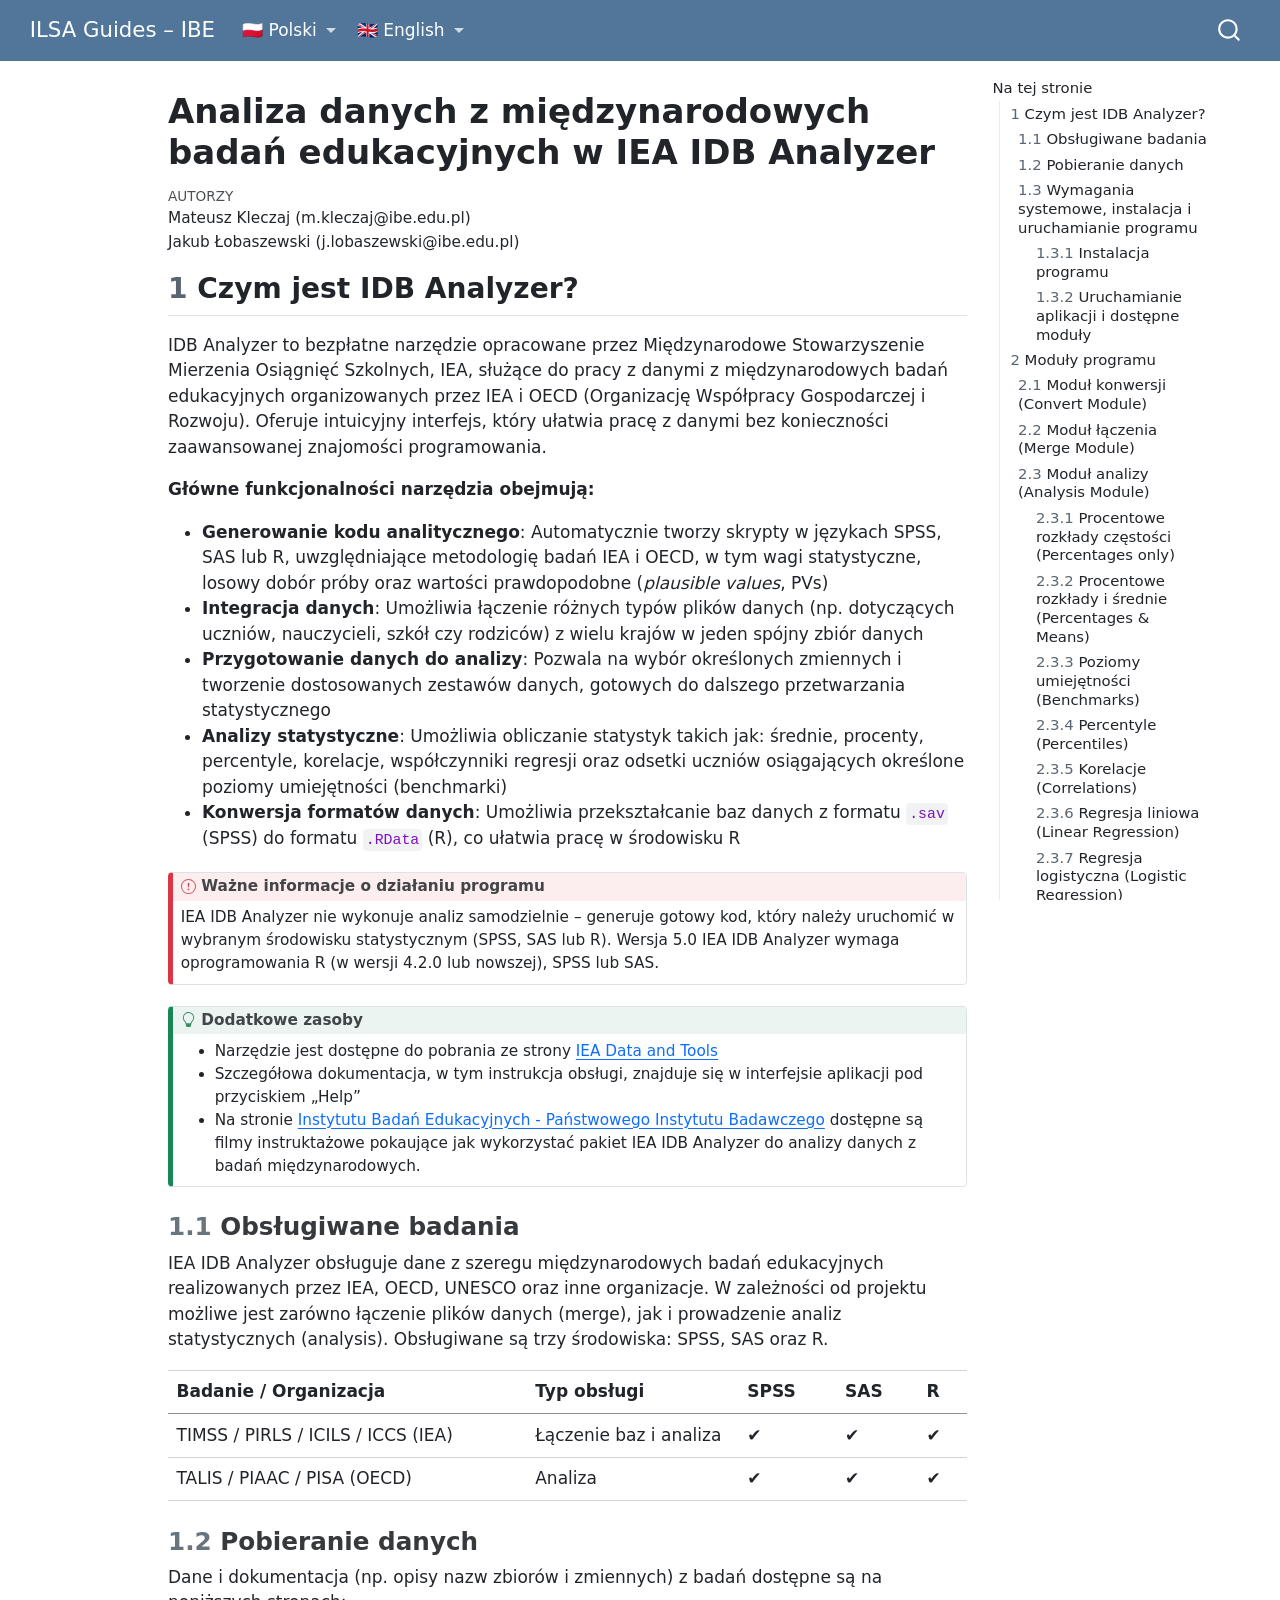
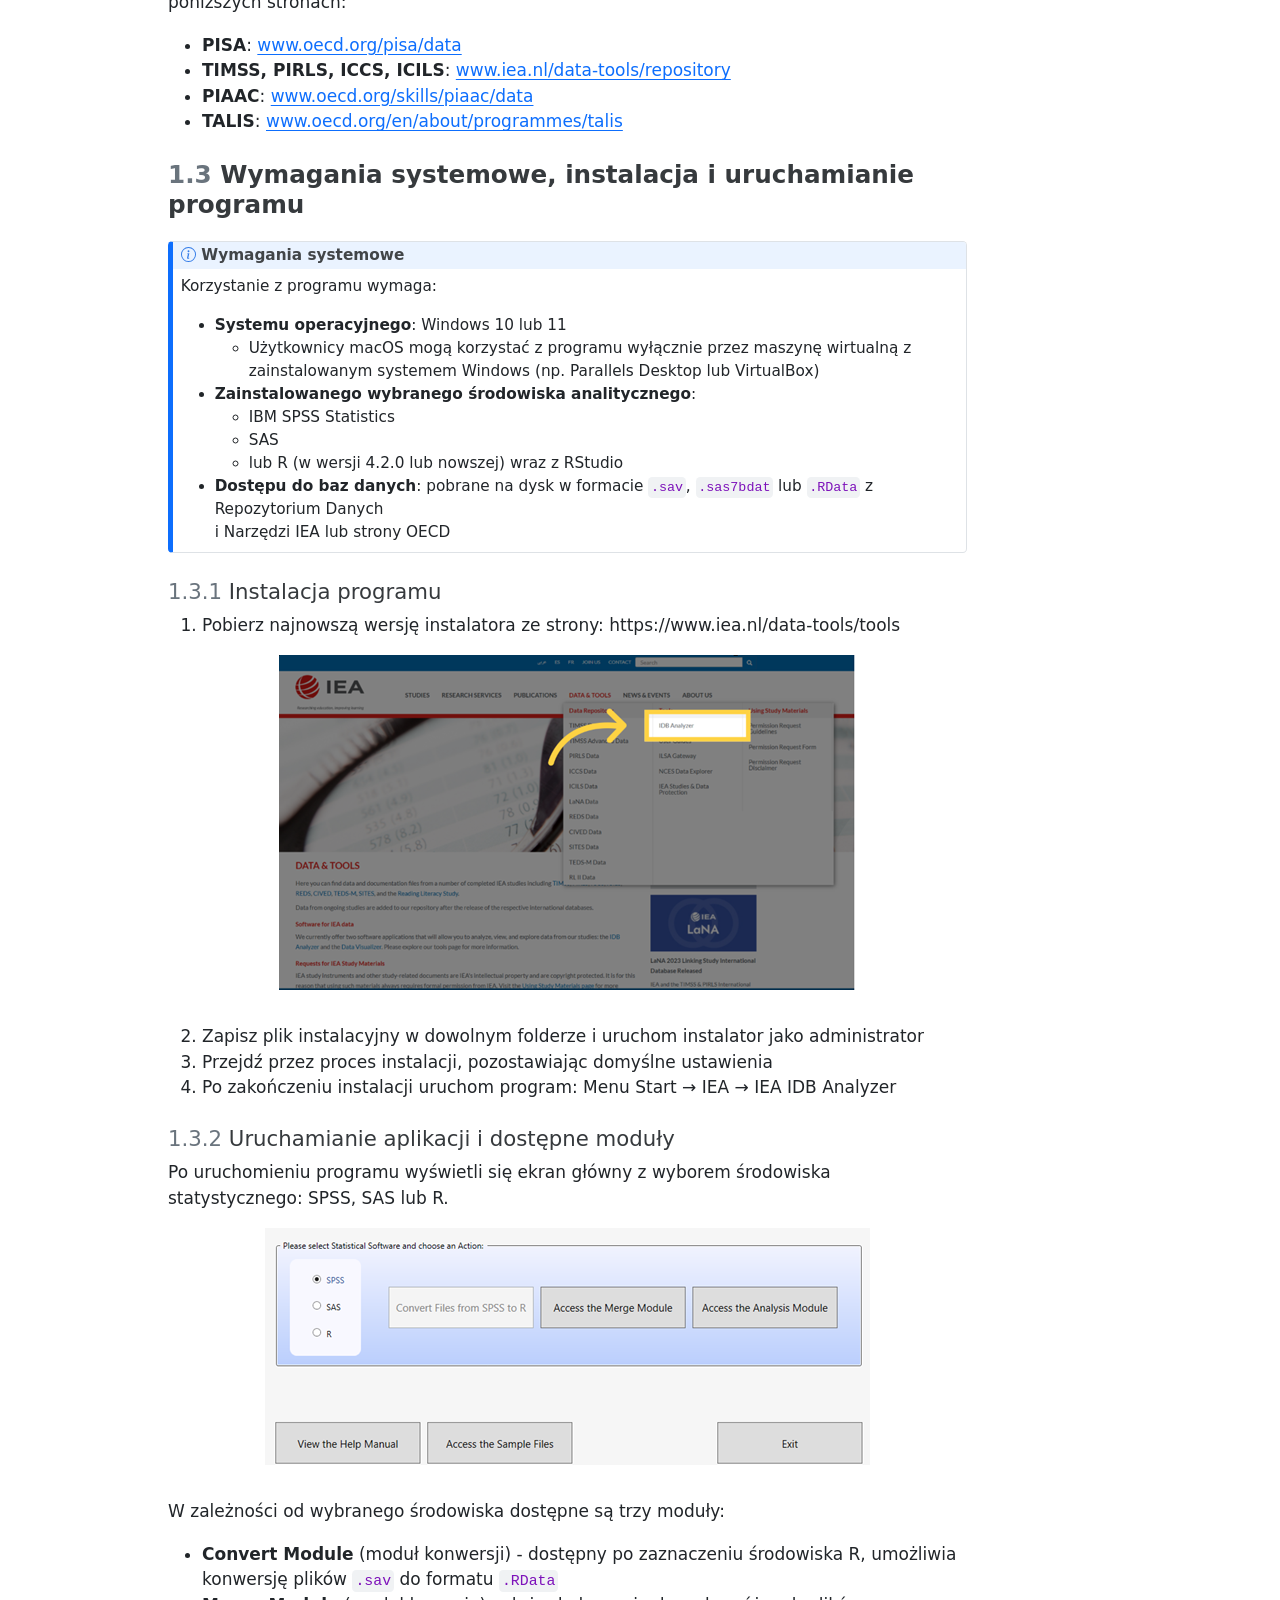
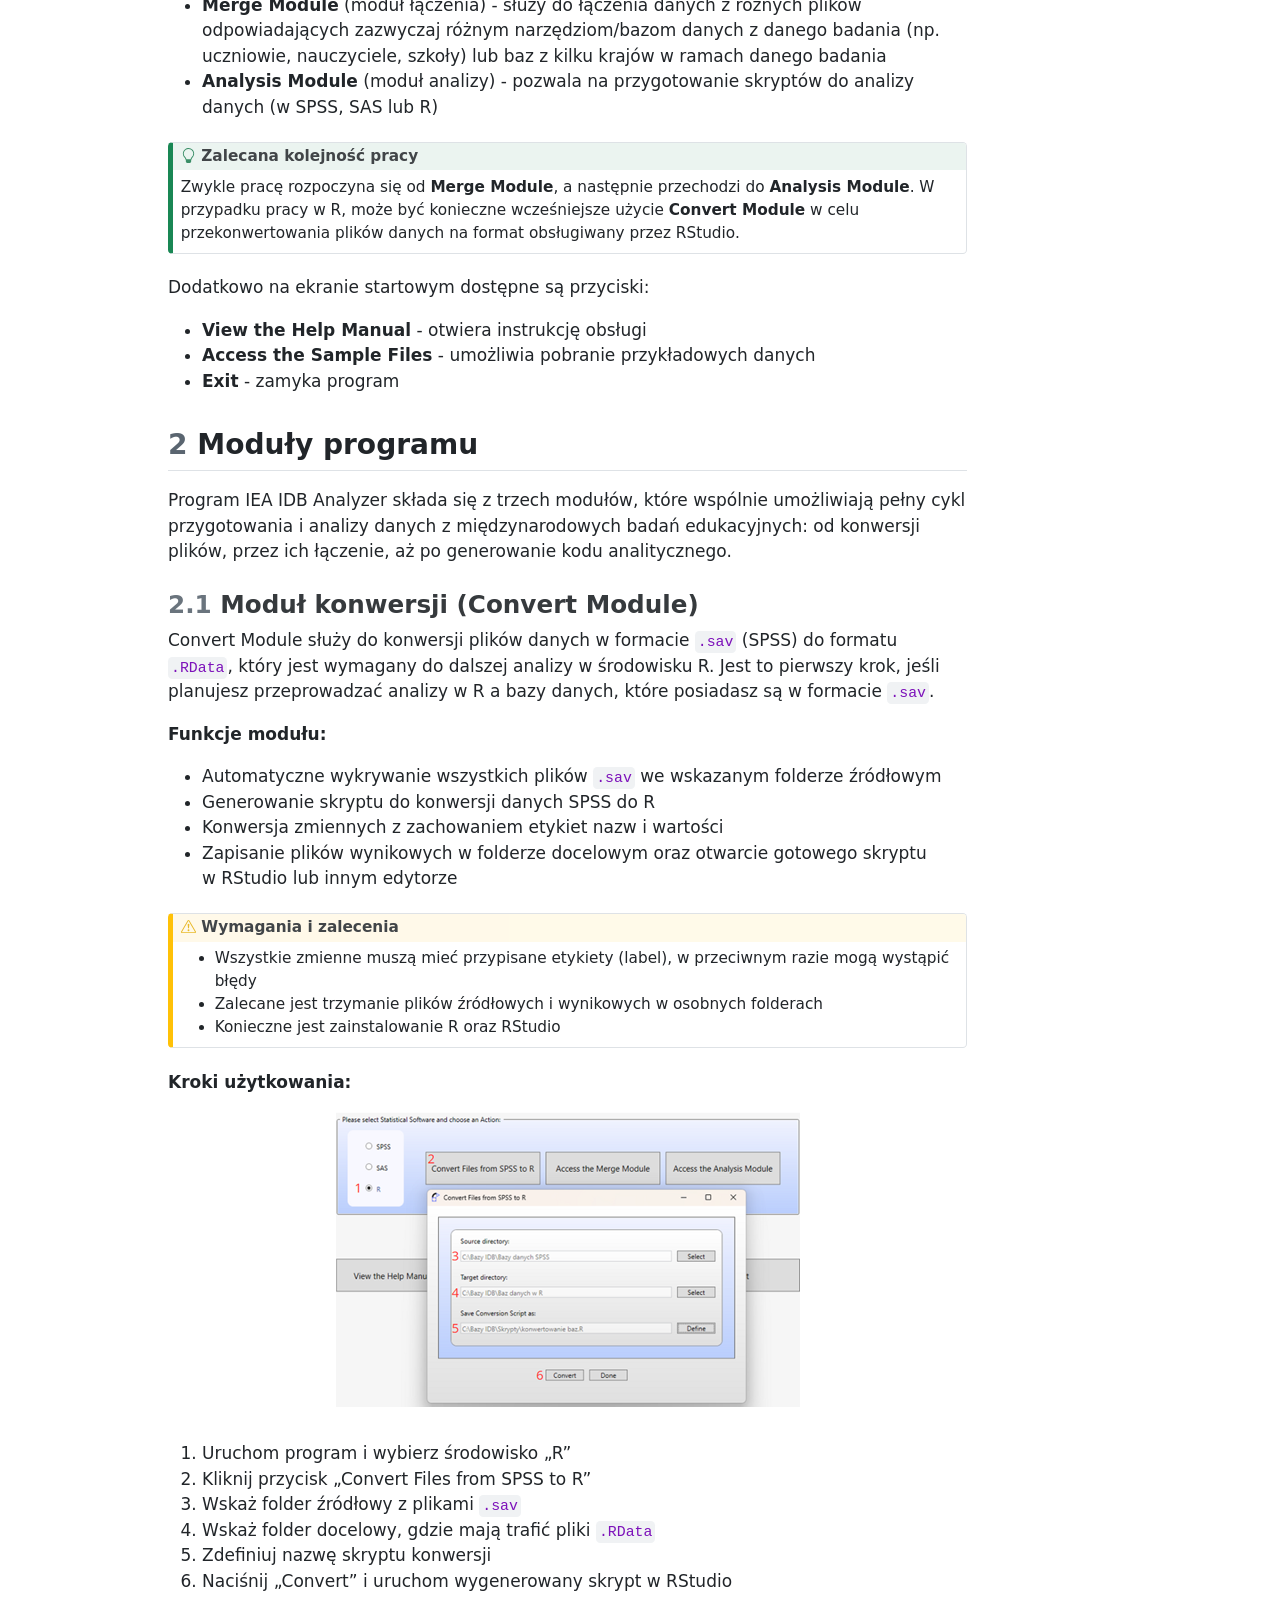
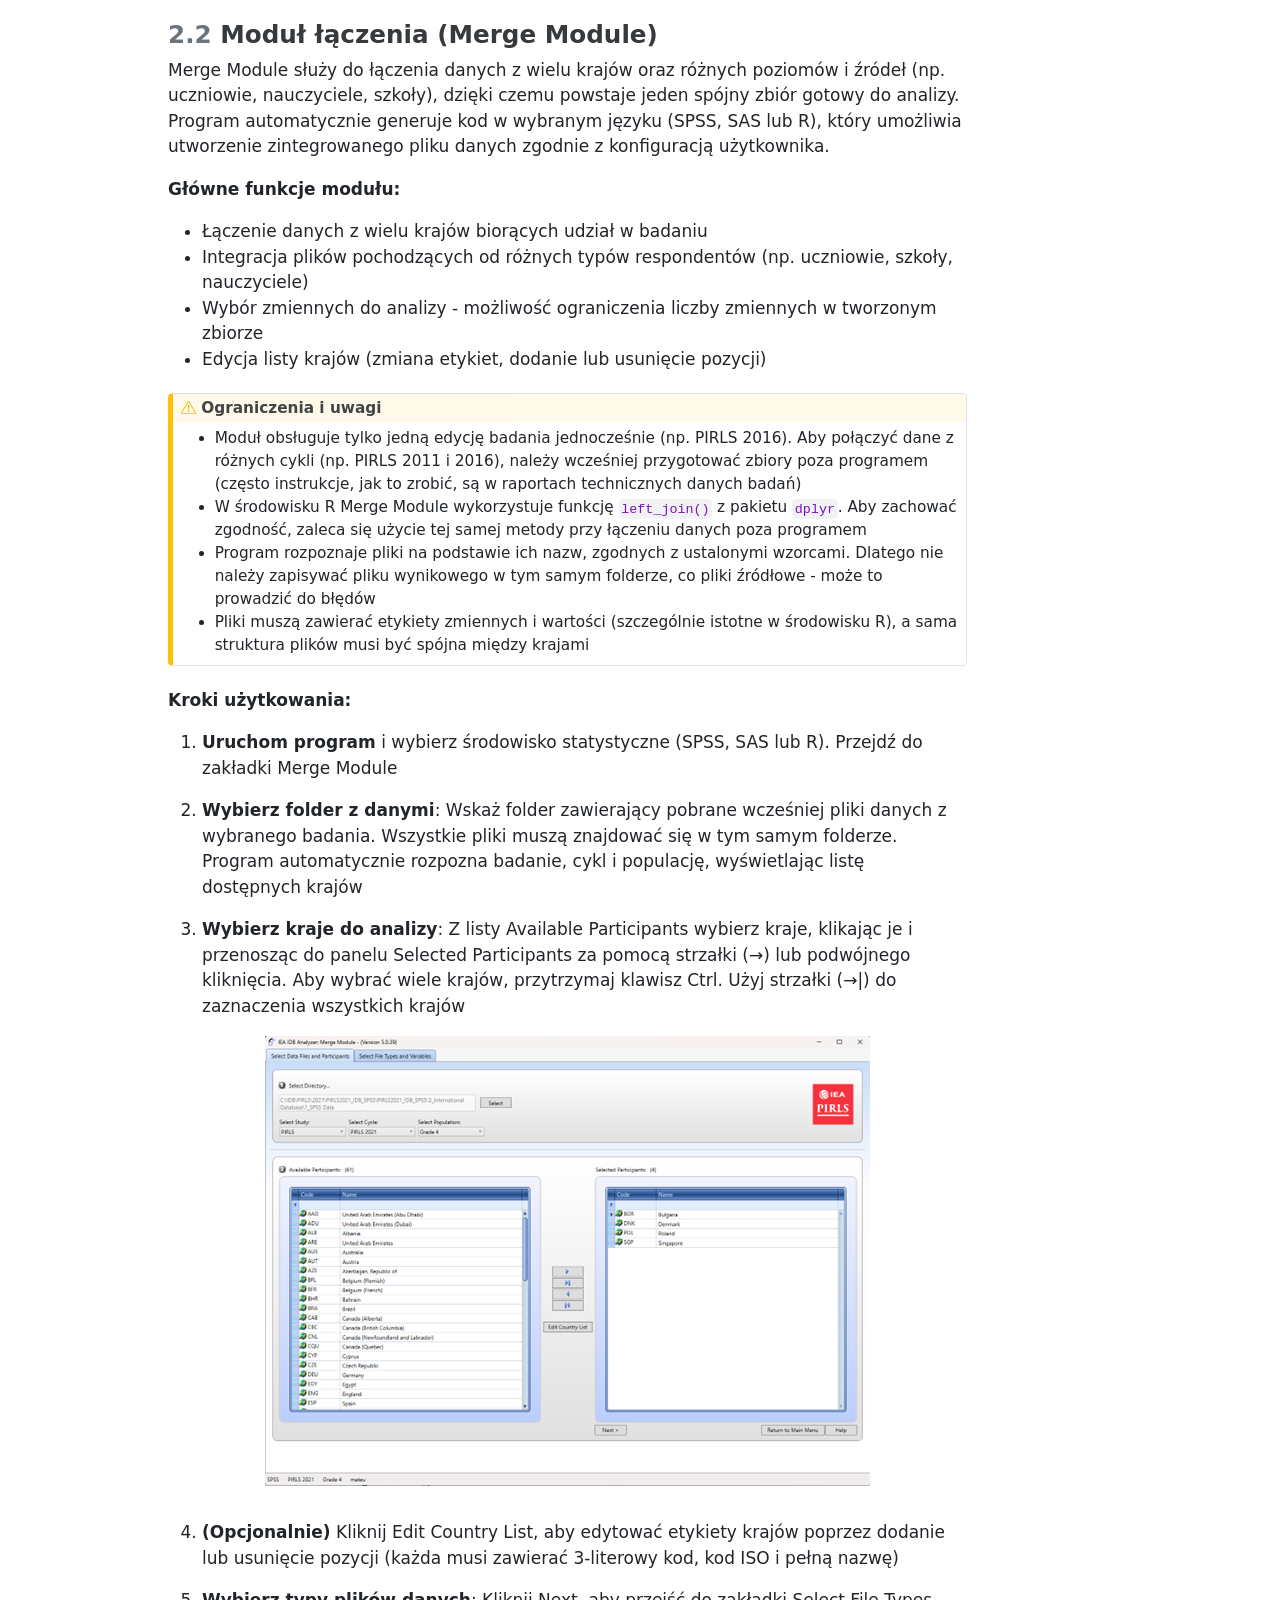
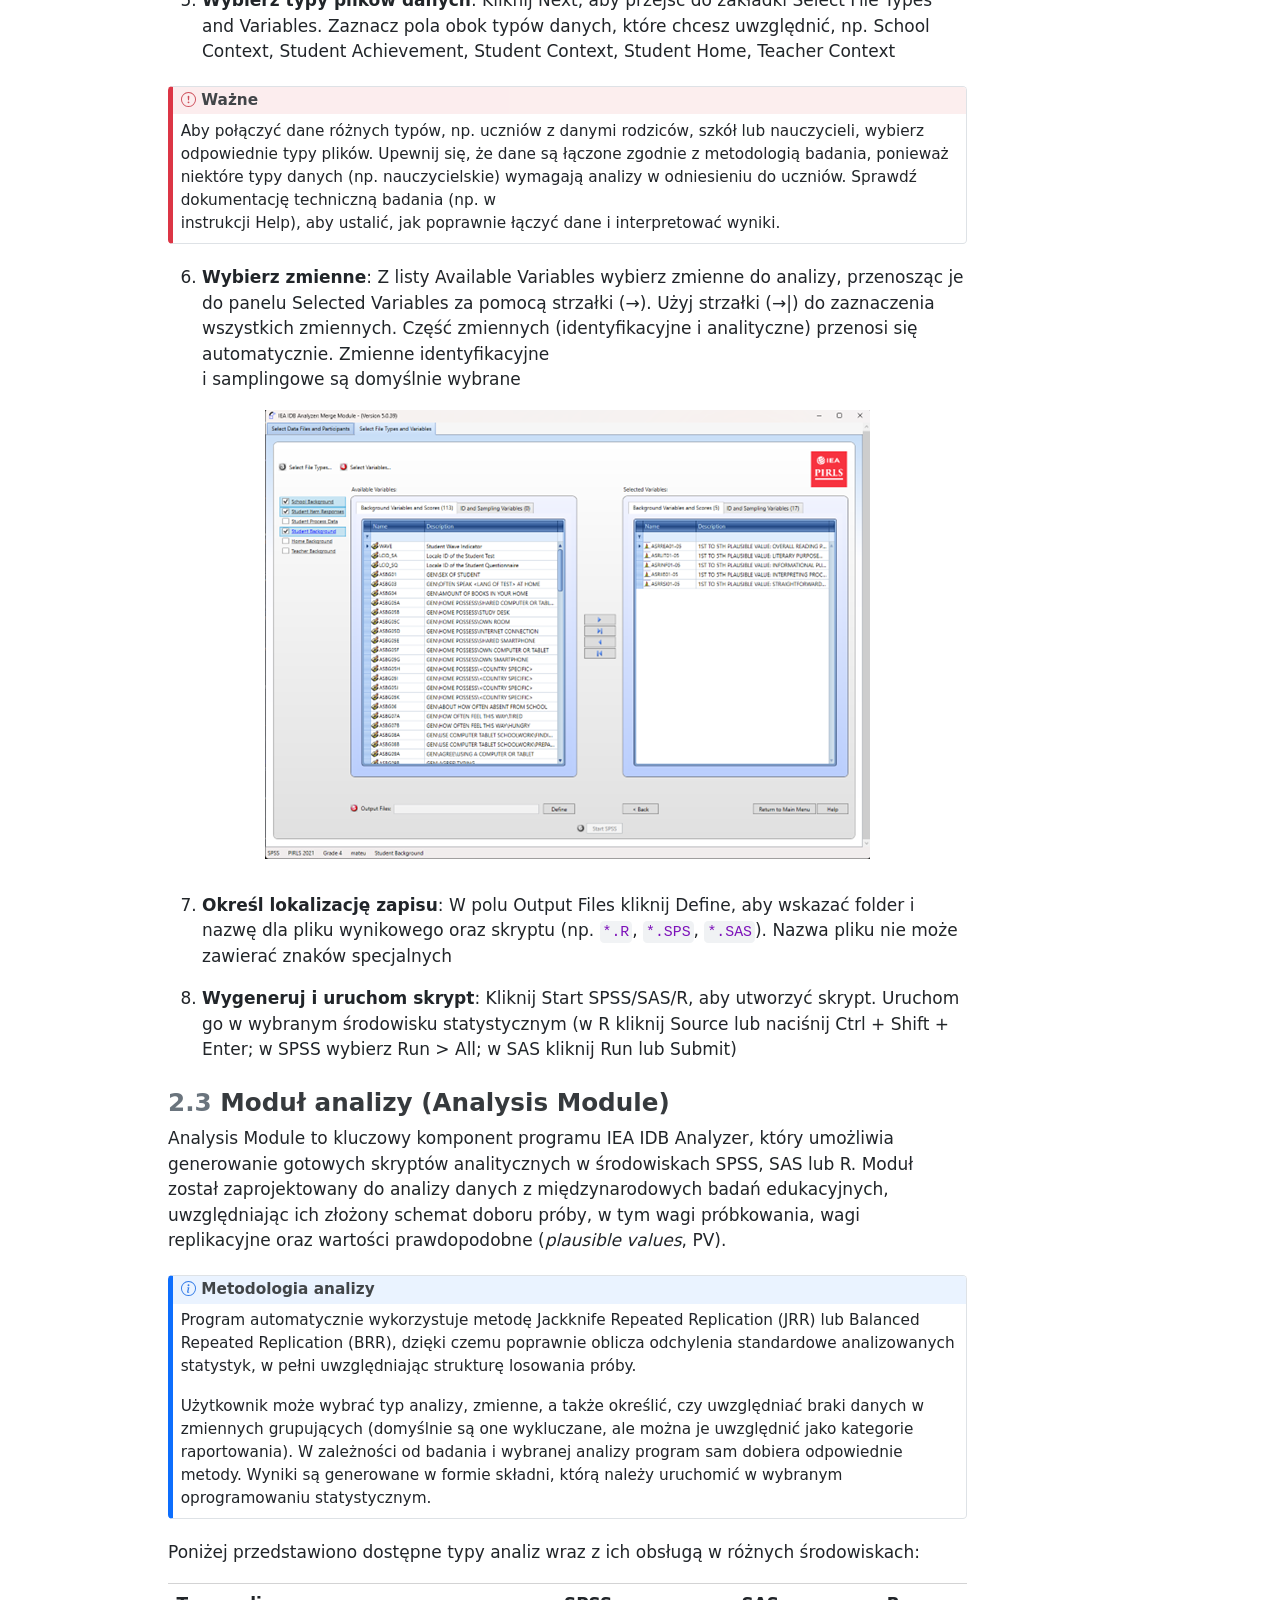
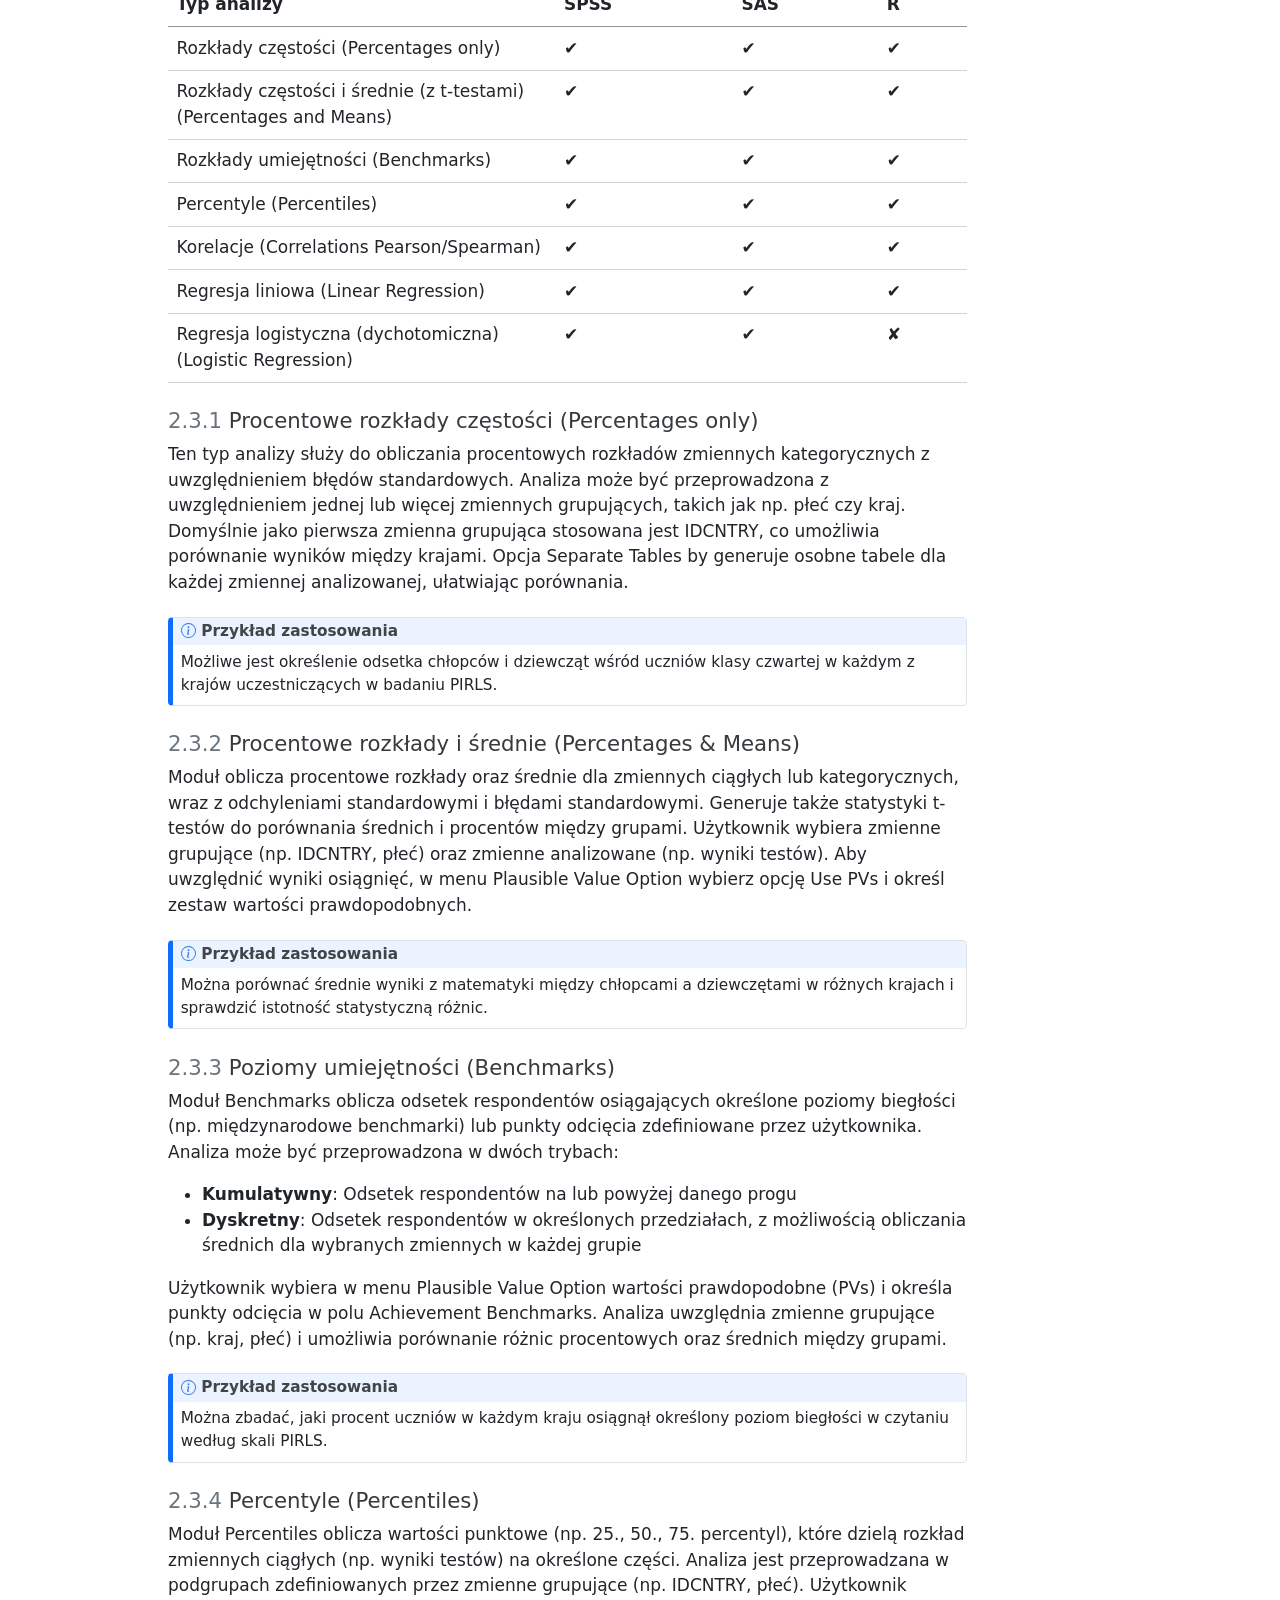
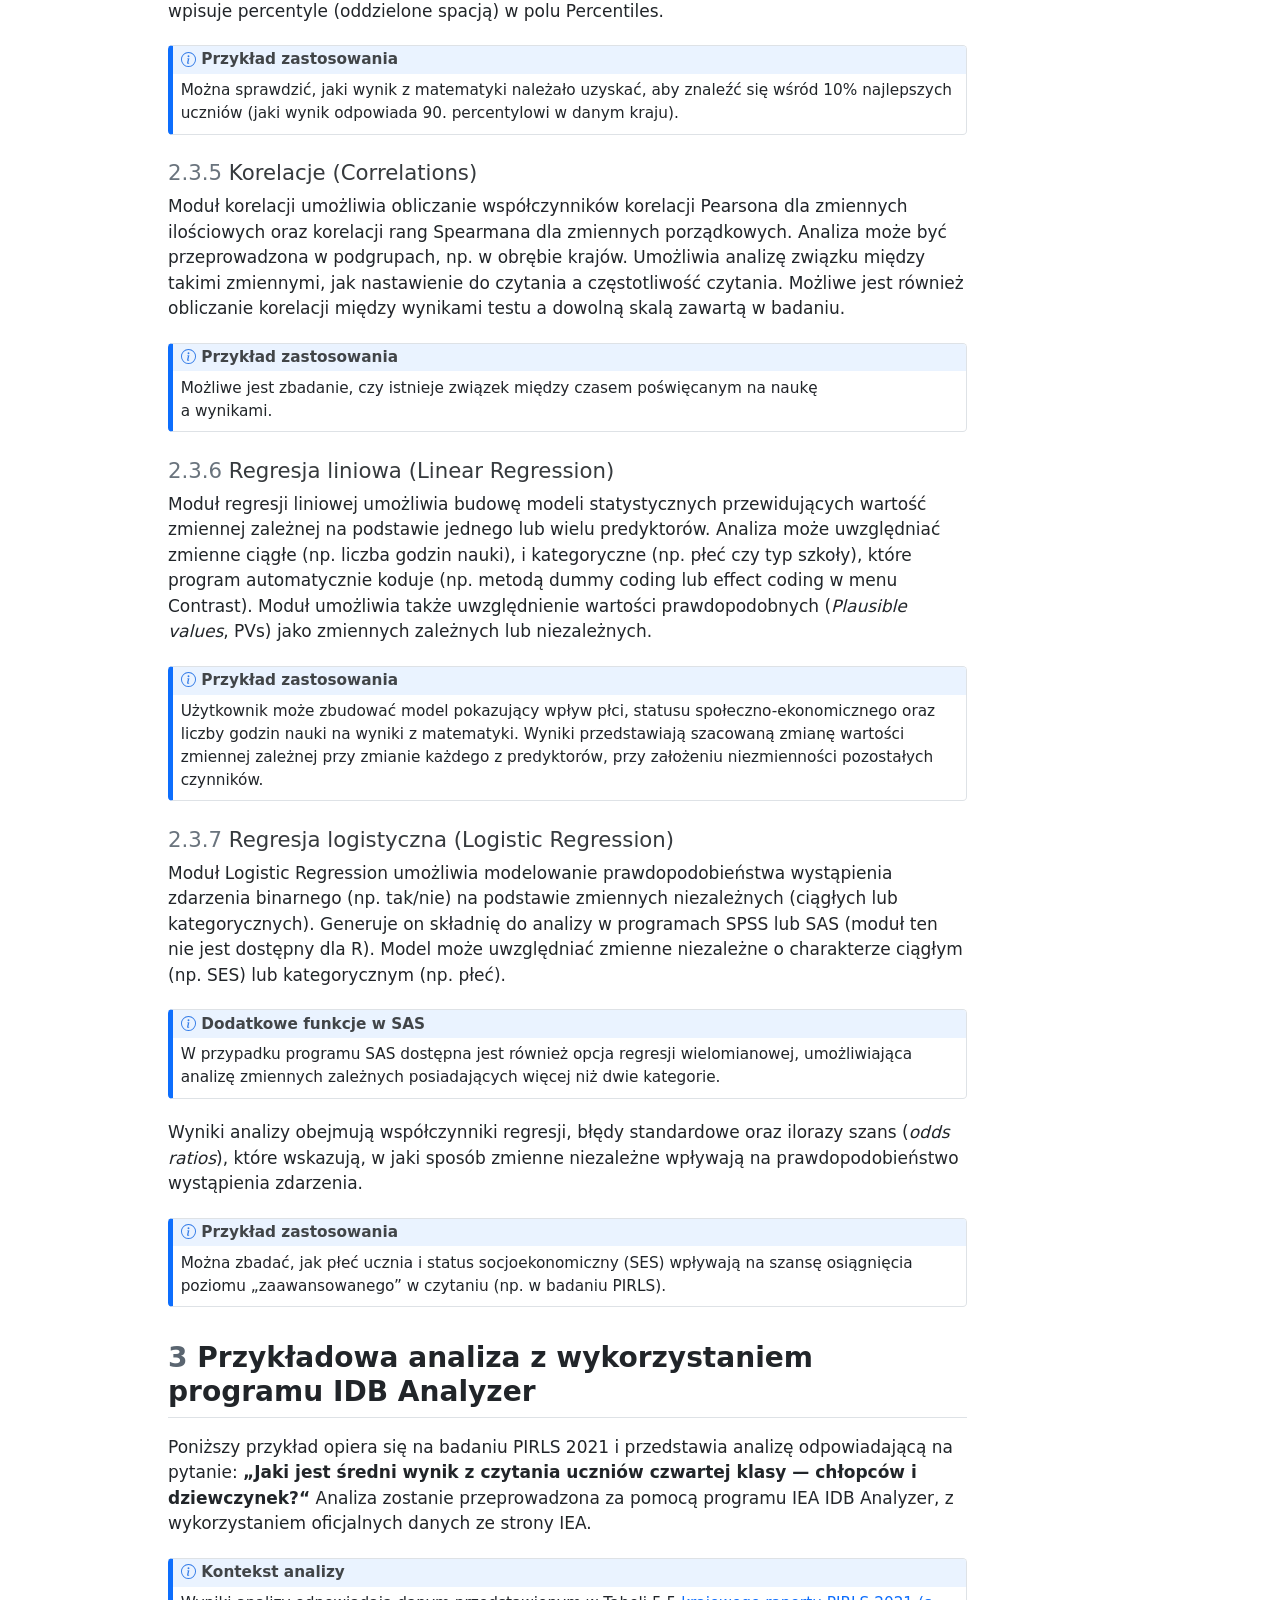
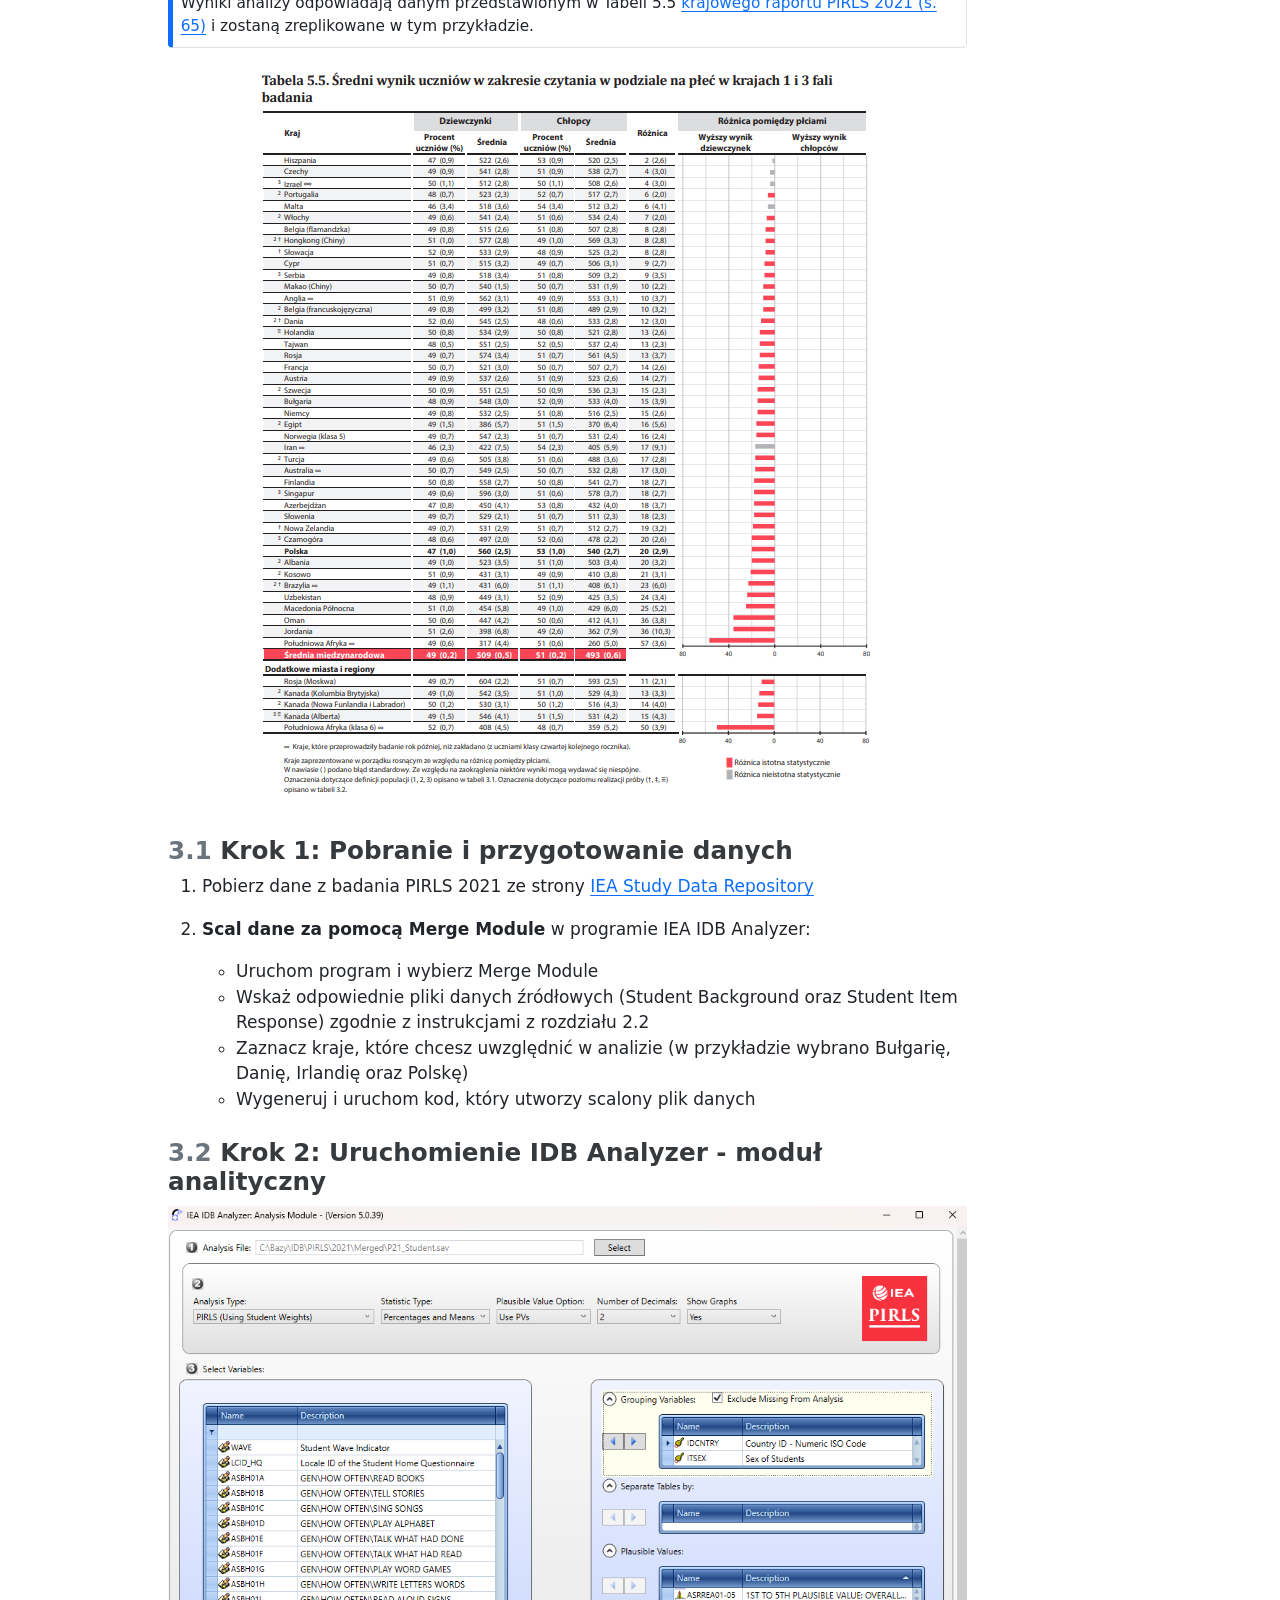
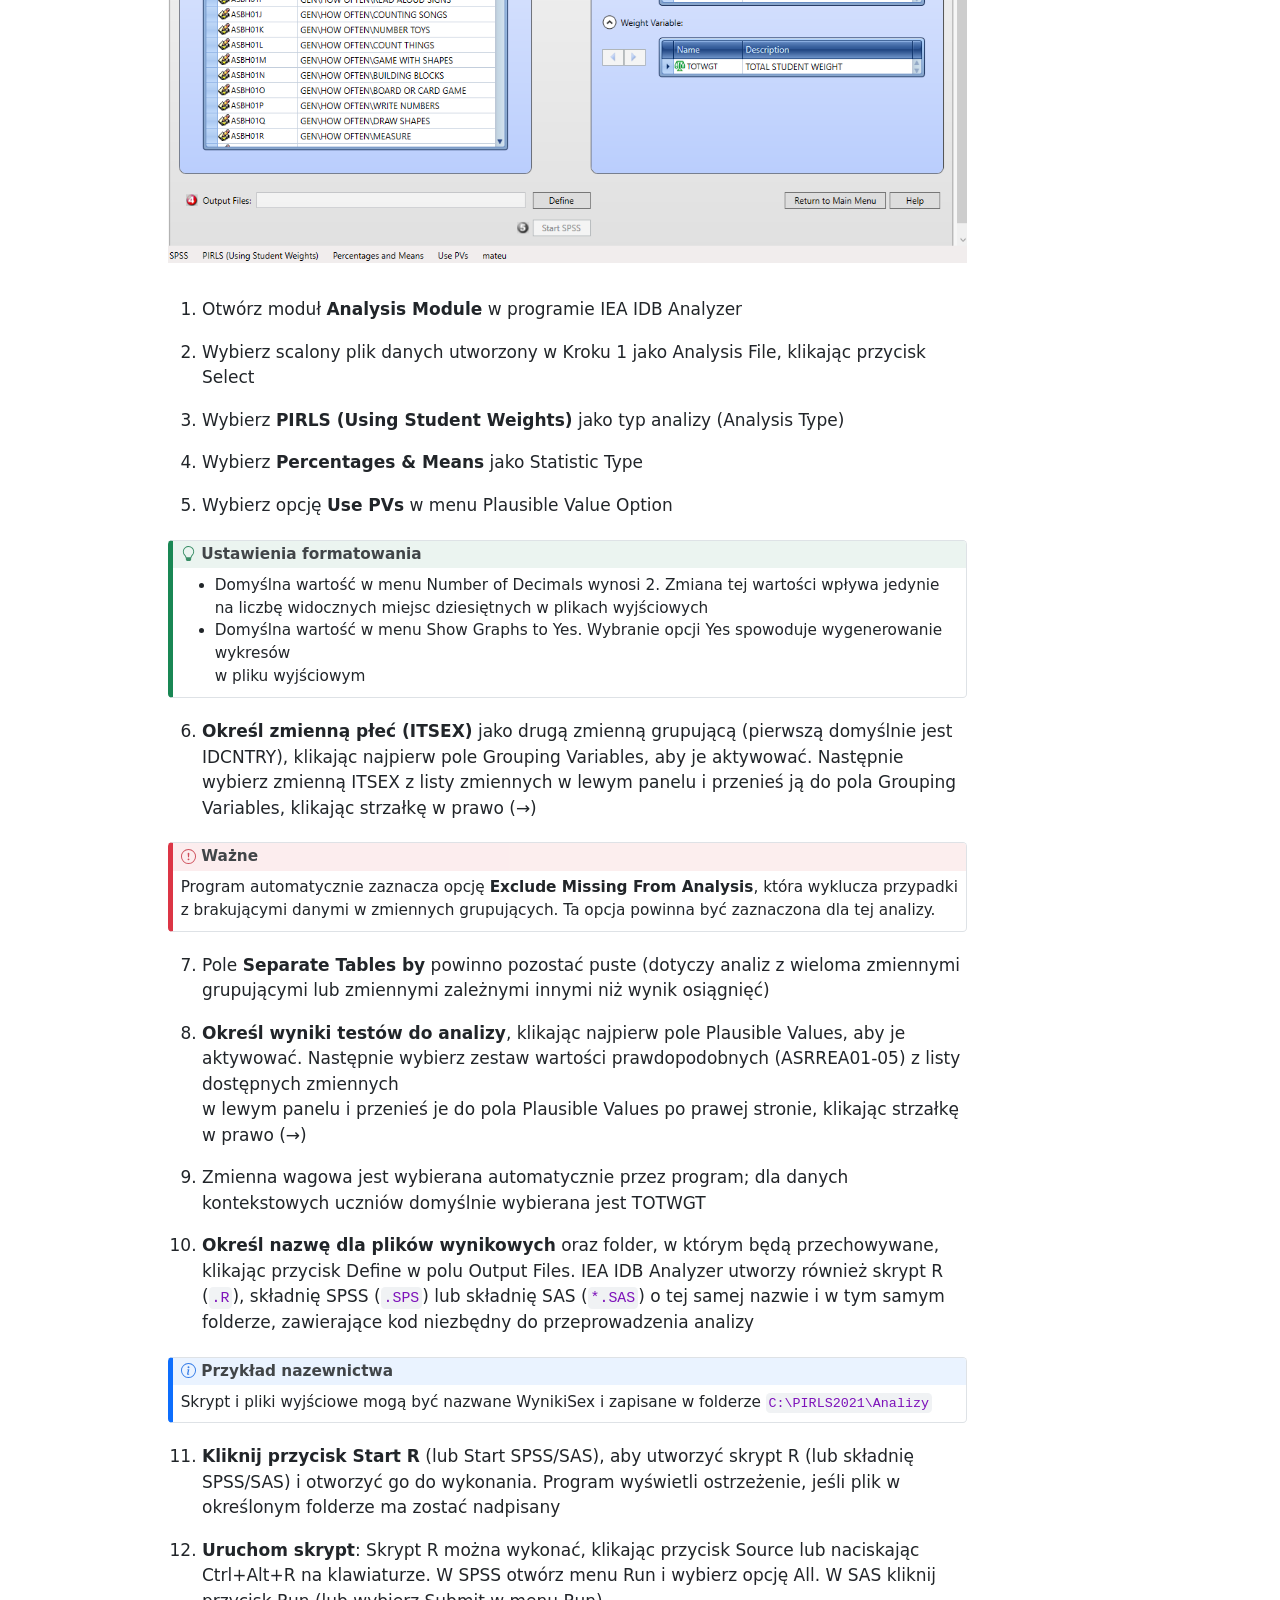
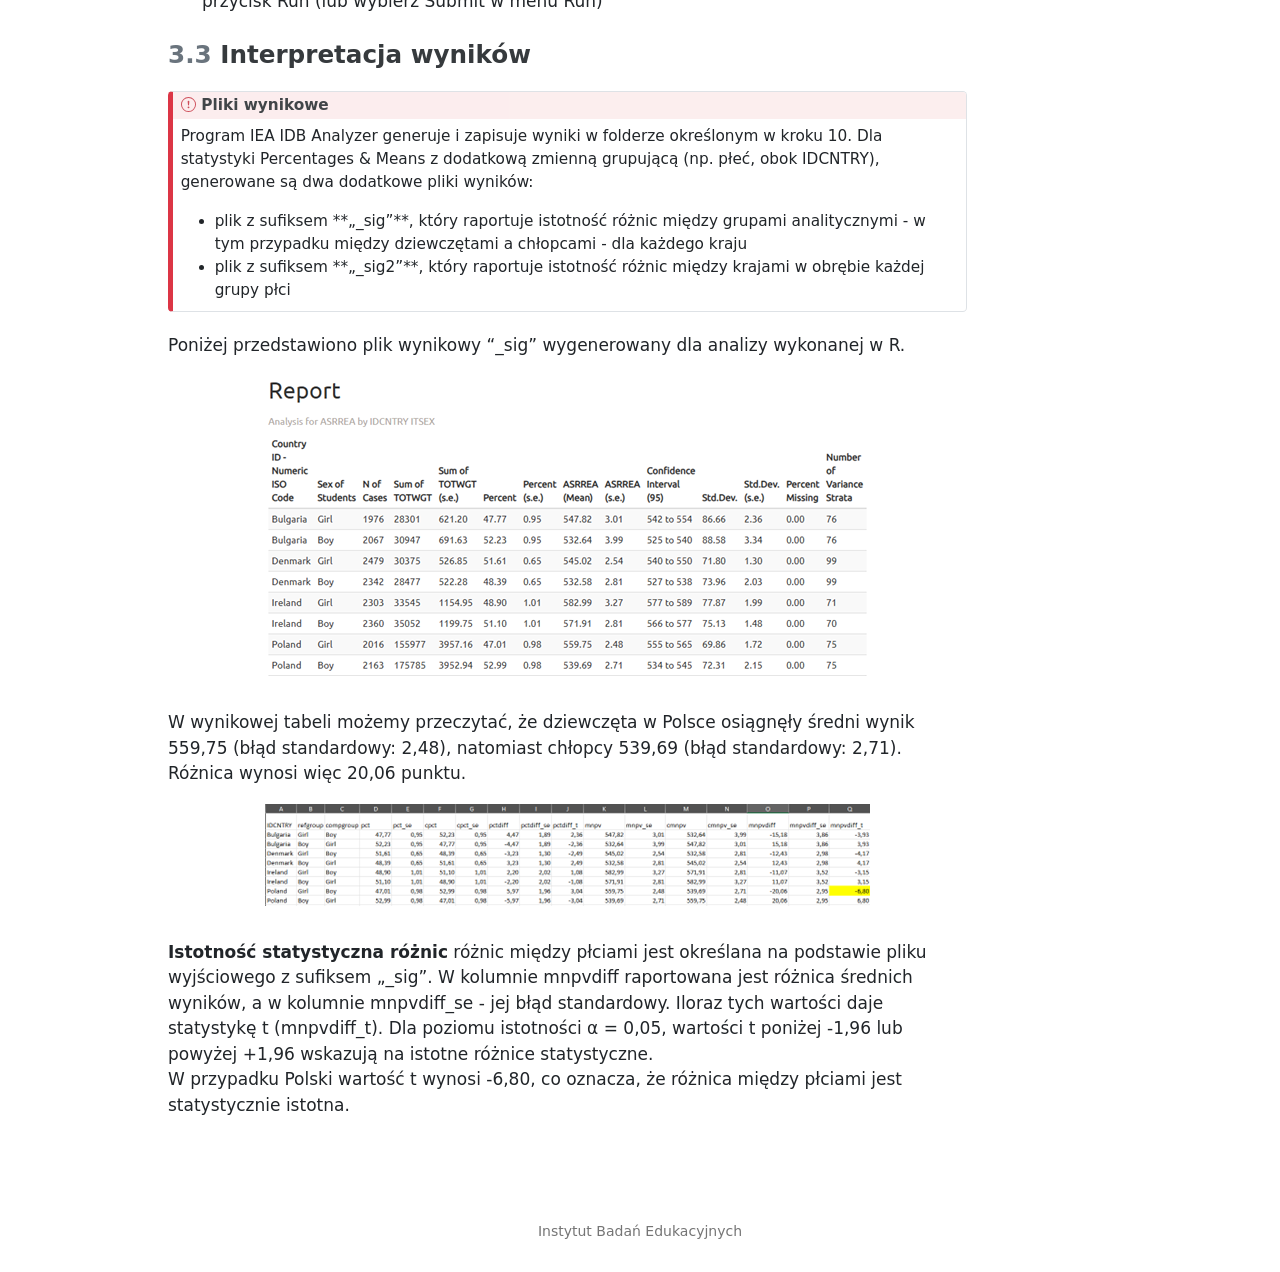
<file: docs/pl/idb.html>
<!DOCTYPE html>
<html xmlns="http://www.w3.org/1999/xhtml" lang="pl" xml:lang="pl"><head>

<meta charset="utf-8">
<meta name="generator" content="quarto-1.9.37">

<meta name="viewport" content="width=device-width, initial-scale=1.0, user-scalable=yes">

<meta name="author" content="Mateusz Kleczaj (m.kleczaj@ibe.edu.pl)">
<meta name="author" content="Jakub Łobaszewski (j.lobaszewski@ibe.edu.pl)">

<title>Analiza danych z międzynarodowych badań edukacyjnych w IEA IDB Analyzer – ILSA Guides – IBE</title>
<style>
/* Default styles provided by pandoc.
** See https://pandoc.org/MANUAL.html#variables-for-html for config info.
*/
code{white-space: pre-wrap;}
span.smallcaps{font-variant: small-caps;}
div.columns{display: flex; gap: min(4vw, 1.5em);}
div.column{flex: auto; overflow-x: auto;}
div.hanging-indent{margin-left: 1.5em; text-indent: -1.5em;}
ul.task-list{list-style: none;}
ul.task-list li input[type="checkbox"] {
  width: 0.8em;
  margin: 0 0.8em 0.2em -1em; /* quarto-specific, see https://github.com/quarto-dev/quarto-cli/issues/4556 */ 
  vertical-align: middle;
}
</style>


<script src="../site_libs/quarto-nav/quarto-nav.js"></script>
<script src="../site_libs/quarto-nav/headroom.min.js"></script>
<script src="../site_libs/clipboard/clipboard.min.js"></script>
<script src="../site_libs/quarto-search/autocomplete.umd.js"></script>
<script src="../site_libs/quarto-search/fuse.min.js"></script>
<script src="../site_libs/quarto-search/quarto-search.js"></script>
<meta name="quarto:offset" content="../">
<script src="../site_libs/quarto-html/quarto.js" type="module"></script>
<script src="../site_libs/quarto-html/tabsets/tabsets.js" type="module"></script>
<script src="../site_libs/quarto-html/popper.min.js"></script>
<script src="../site_libs/quarto-html/tippy.umd.min.js"></script>
<script src="../site_libs/quarto-html/anchor.min.js"></script>
<link href="../site_libs/quarto-html/tippy.css" rel="stylesheet">
<link href="../site_libs/quarto-html/quarto-syntax-highlighting-7f8f88aac4f3542376d5c11b86a4c14d.css" rel="stylesheet" id="quarto-text-highlighting-styles">
<script src="../site_libs/bootstrap/bootstrap.min.js"></script>
<link href="../site_libs/bootstrap/bootstrap-icons.css" rel="stylesheet">
<link href="../site_libs/bootstrap/bootstrap-ece42c8223ec2bf36298a08f122c9a68.min.css" rel="stylesheet" append-hash="true" id="quarto-bootstrap" data-mode="light">
<script id="quarto-search-options" type="application/json">{
  "location": "navbar",
  "copy-button": false,
  "collapse-after": 3,
  "panel-placement": "end",
  "type": "overlay",
  "limit": 50,
  "keyboard-shortcut": [
    "f",
    "/",
    "s"
  ],
  "show-item-context": false,
  "language": {
    "search-no-results-text": "Brak wyników",
    "search-matching-documents-text": "dopasowane dokumenty",
    "search-copy-link-title": "Kopiuj link do wyszukiwania",
    "search-hide-matches-text": "Ukryj dodatkowe dopasowania",
    "search-more-match-text": "więcej dopasowań w tym dokumencie",
    "search-more-matches-text": "więcej dopasowań w tym dokumencie",
    "search-clear-button-title": "Wyczyść",
    "search-text-placeholder": "",
    "search-detached-cancel-button-title": "Anuluj",
    "search-submit-button-title": "Zatwierdź",
    "search-label": "Szukaj"
  }
}</script>


</head>

<body class="nav-fixed quarto-light">

<div id="quarto-search-results"></div>
  <header id="quarto-header" class="headroom fixed-top">
    <nav class="navbar navbar-expand-lg " data-bs-theme="dark">
      <div class="navbar-container container-fluid">
      <div class="navbar-brand-container mx-auto">
    <a class="navbar-brand" href="../index.html">
    <span class="navbar-title">ILSA Guides – IBE</span>
    </a>
  </div>
            <div id="quarto-search" class="" title="Szukaj"></div>
          <button class="navbar-toggler" type="button" data-bs-toggle="collapse" data-bs-target="#navbarCollapse" aria-controls="navbarCollapse" role="menu" aria-expanded="false" aria-label="Przełącz nawigację" onclick="if (window.quartoToggleHeadroom) { window.quartoToggleHeadroom(); }">
  <span class="navbar-toggler-icon"></span>
</button>
          <div class="collapse navbar-collapse" id="navbarCollapse">
            <ul class="navbar-nav navbar-nav-scroll me-auto">
  <li class="nav-item dropdown ">
    <a class="nav-link dropdown-toggle" href="#" id="nav-menu-polski" role="link" data-bs-toggle="dropdown" aria-expanded="false">
 <span class="menu-text">🇵🇱 Polski</span>
    </a>
    <ul class="dropdown-menu" aria-labelledby="nav-menu-polski">    
        <li>
    <a class="dropdown-item" href="../pl/intsvy.html">
 <span class="dropdown-text">intsvy (R)</span></a>
  </li>  
        <li>
    <a class="dropdown-item" href="../pl/rrepest.html">
 <span class="dropdown-text">Rrepest (R)</span></a>
  </li>  
        <li>
    <a class="dropdown-item" href="../pl/repest.html">
 <span class="dropdown-text">repest (Stata)</span></a>
  </li>  
        <li>
    <a class="dropdown-item" href="../pl/idb.html">
 <span class="dropdown-text">IDB Analyzer</span></a>
  </li>  
        <li>
    <a class="dropdown-item" href="../pl/spss.html">
 <span class="dropdown-text">SPSS</span></a>
  </li>  
    </ul>
  </li>
  <li class="nav-item dropdown ">
    <a class="nav-link dropdown-toggle" href="#" id="nav-menu-english" role="link" data-bs-toggle="dropdown" aria-expanded="false">
 <span class="menu-text">🇬🇧 English</span>
    </a>
    <ul class="dropdown-menu" aria-labelledby="nav-menu-english">    
        <li>
    <a class="dropdown-item" href="../en/intsvy.html">
 <span class="dropdown-text">intsvy (R)</span></a>
  </li>  
        <li>
    <a class="dropdown-item" href="../en/rrepest.html">
 <span class="dropdown-text">Rrepest (R)</span></a>
  </li>  
        <li>
    <a class="dropdown-item" href="../en/repest.html">
 <span class="dropdown-text">repest (Stata)</span></a>
  </li>  
        <li>
    <a class="dropdown-item" href="../en/idb.html">
 <span class="dropdown-text">IDB Analyzer</span></a>
  </li>  
        <li>
    <a class="dropdown-item" href="../en/spss.html">
 <span class="dropdown-text">SPSS</span></a>
  </li>  
    </ul>
  </li>
</ul>
          </div> <!-- /navcollapse -->
            <div class="quarto-navbar-tools">
</div>
      </div> <!-- /container-fluid -->
    </nav>
</header>
<!-- content -->
<div id="quarto-content" class="quarto-container page-columns page-rows-contents page-layout-article page-navbar">
<!-- sidebar -->
<!-- margin-sidebar -->
    <div id="quarto-margin-sidebar" class="sidebar margin-sidebar">
        <nav id="TOC" role="doc-toc" class="toc-active" data-toc-expanded="99">
    <h2 id="toc-title">Na tej stronie</h2>
   
  <ul>
  <li><a href="#czym-jest-idb-analyzer" id="toc-czym-jest-idb-analyzer" class="nav-link active" data-scroll-target="#czym-jest-idb-analyzer"><span class="header-section-number">1</span> Czym jest IDB Analyzer?</a>
  <ul>
  <li><a href="#obsługiwane-badania" id="toc-obsługiwane-badania" class="nav-link" data-scroll-target="#obsługiwane-badania"><span class="header-section-number">1.1</span> Obsługiwane badania</a></li>
  <li><a href="#pobieranie-danych" id="toc-pobieranie-danych" class="nav-link" data-scroll-target="#pobieranie-danych"><span class="header-section-number">1.2</span> Pobieranie danych</a></li>
  <li><a href="#wymagania-systemowe-instalacja-i-uruchamianie-programu" id="toc-wymagania-systemowe-instalacja-i-uruchamianie-programu" class="nav-link" data-scroll-target="#wymagania-systemowe-instalacja-i-uruchamianie-programu"><span class="header-section-number">1.3</span> Wymagania systemowe, instalacja i uruchamianie programu</a>
  <ul>
  <li><a href="#instalacja-programu" id="toc-instalacja-programu" class="nav-link" data-scroll-target="#instalacja-programu"><span class="header-section-number">1.3.1</span> Instalacja programu</a></li>
  <li><a href="#uruchamianie-aplikacji-i-dostępne-moduły" id="toc-uruchamianie-aplikacji-i-dostępne-moduły" class="nav-link" data-scroll-target="#uruchamianie-aplikacji-i-dostępne-moduły"><span class="header-section-number">1.3.2</span> Uruchamianie aplikacji i dostępne moduły</a></li>
  </ul></li>
  </ul></li>
  <li><a href="#moduły-programu" id="toc-moduły-programu" class="nav-link" data-scroll-target="#moduły-programu"><span class="header-section-number">2</span> Moduły programu</a>
  <ul>
  <li><a href="#moduł-konwersji-convert-module" id="toc-moduł-konwersji-convert-module" class="nav-link" data-scroll-target="#moduł-konwersji-convert-module"><span class="header-section-number">2.1</span> Moduł konwersji (Convert Module)</a></li>
  <li><a href="#moduł-łączenia-merge-module" id="toc-moduł-łączenia-merge-module" class="nav-link" data-scroll-target="#moduł-łączenia-merge-module"><span class="header-section-number">2.2</span> Moduł łączenia (Merge Module)</a></li>
  <li><a href="#moduł-analizy-analysis-module" id="toc-moduł-analizy-analysis-module" class="nav-link" data-scroll-target="#moduł-analizy-analysis-module"><span class="header-section-number">2.3</span> Moduł analizy (Analysis Module)</a>
  <ul>
  <li><a href="#procentowe-rozkłady-częstości-percentages-only" id="toc-procentowe-rozkłady-częstości-percentages-only" class="nav-link" data-scroll-target="#procentowe-rozkłady-częstości-percentages-only"><span class="header-section-number">2.3.1</span> Procentowe rozkłady częstości (Percentages only)</a></li>
  <li><a href="#procentowe-rozkłady-i-średnie-percentages-means" id="toc-procentowe-rozkłady-i-średnie-percentages-means" class="nav-link" data-scroll-target="#procentowe-rozkłady-i-średnie-percentages-means"><span class="header-section-number">2.3.2</span> Procentowe rozkłady i średnie (Percentages &amp; Means)</a></li>
  <li><a href="#poziomy-umiejętności-benchmarks" id="toc-poziomy-umiejętności-benchmarks" class="nav-link" data-scroll-target="#poziomy-umiejętności-benchmarks"><span class="header-section-number">2.3.3</span> Poziomy umiejętności (Benchmarks)</a></li>
  <li><a href="#percentyle-percentiles" id="toc-percentyle-percentiles" class="nav-link" data-scroll-target="#percentyle-percentiles"><span class="header-section-number">2.3.4</span> Percentyle (Percentiles)</a></li>
  <li><a href="#korelacje-correlations" id="toc-korelacje-correlations" class="nav-link" data-scroll-target="#korelacje-correlations"><span class="header-section-number">2.3.5</span> Korelacje (Correlations)</a></li>
  <li><a href="#regresja-liniowa-linear-regression" id="toc-regresja-liniowa-linear-regression" class="nav-link" data-scroll-target="#regresja-liniowa-linear-regression"><span class="header-section-number">2.3.6</span> Regresja liniowa (Linear Regression)</a></li>
  <li><a href="#regresja-logistyczna-logistic-regression" id="toc-regresja-logistyczna-logistic-regression" class="nav-link" data-scroll-target="#regresja-logistyczna-logistic-regression"><span class="header-section-number">2.3.7</span> Regresja logistyczna (Logistic Regression)</a></li>
  </ul></li>
  </ul></li>
  <li><a href="#przykładowa-analiza-z-wykorzystaniem-programu-idb-analyzer" id="toc-przykładowa-analiza-z-wykorzystaniem-programu-idb-analyzer" class="nav-link" data-scroll-target="#przykładowa-analiza-z-wykorzystaniem-programu-idb-analyzer"><span class="header-section-number">3</span> Przykładowa analiza z wykorzystaniem programu IDB Analyzer</a>
  <ul>
  <li><a href="#krok-1-pobranie-i-przygotowanie-danych" id="toc-krok-1-pobranie-i-przygotowanie-danych" class="nav-link" data-scroll-target="#krok-1-pobranie-i-przygotowanie-danych"><span class="header-section-number">3.1</span> Krok 1: Pobranie i przygotowanie danych</a></li>
  <li><a href="#krok-2-uruchomienie-idb-analyzer---moduł-analityczny" id="toc-krok-2-uruchomienie-idb-analyzer---moduł-analityczny" class="nav-link" data-scroll-target="#krok-2-uruchomienie-idb-analyzer---moduł-analityczny"><span class="header-section-number">3.2</span> Krok 2: Uruchomienie IDB Analyzer - moduł analityczny</a></li>
  <li><a href="#interpretacja-wyników" id="toc-interpretacja-wyników" class="nav-link" data-scroll-target="#interpretacja-wyników"><span class="header-section-number">3.3</span> Interpretacja wyników</a></li>
  </ul></li>
  </ul>
<div class="quarto-alternate-formats"><h2>Inne formaty</h2><ul><li><a href="idb.docx"><i class="bi bi-file-word"></i>MS Word</a></li><li><a href="idb.pdf"><i class="bi bi-file-pdf"></i>PDF</a></li></ul></div></nav>
    </div>
<!-- main -->
<main class="content" id="quarto-document-content">

<header id="title-block-header" class="quarto-title-block default">
<div class="quarto-title">
<h1 class="title">Analiza danych z międzynarodowych badań edukacyjnych w IEA IDB Analyzer</h1>
</div>



<div class="quarto-title-meta">

    <div>
    <div class="quarto-title-meta-heading">Autorzy</div>
    <div class="quarto-title-meta-contents">
             <p>Mateusz Kleczaj (m.kleczaj@ibe.edu.pl) </p>
             <p>Jakub Łobaszewski (j.lobaszewski@ibe.edu.pl) </p>
          </div>
  </div>
    
  
    
  </div>
  


</header>


<section id="czym-jest-idb-analyzer" class="level2" data-number="1">
<h2 data-number="1" class="anchored" data-anchor-id="czym-jest-idb-analyzer"><span class="header-section-number">1</span> Czym jest IDB Analyzer?</h2>
<p>IDB Analyzer to bezpłatne narzędzie opracowane przez Międzynarodowe Stowarzyszenie Mierzenia Osiągnięć Szkolnych, IEA, służące do pracy z danymi z międzynarodowych badań edukacyjnych organizowanych przez IEA i OECD (Organizację Współpracy Gospodarczej i Rozwoju). Oferuje intuicyjny interfejs, który ułatwia pracę z danymi bez konieczności zaawansowanej znajomości programowania.</p>
<p><strong>Główne funkcjonalności narzędzia obejmują:</strong></p>
<ul>
<li><strong>Generowanie kodu analitycznego</strong>: Automatycznie tworzy skrypty w językach SPSS, SAS lub R, uwzględniające metodologię badań IEA i OECD, w tym wagi statystyczne, losowy dobór próby oraz wartości prawdopodobne (<i>plausible values</i>, PVs)</li>
<li><strong>Integracja danych</strong>: Umożliwia łączenie różnych typów plików danych (np. dotyczących uczniów, nauczycieli, szkół czy rodziców) z wielu krajów w jeden spójny zbiór danych</li>
<li><strong>Przygotowanie danych do analizy</strong>: Pozwala na wybór określonych zmiennych i tworzenie dostosowanych zestawów danych, gotowych do dalszego przetwarzania statystycznego</li>
<li><strong>Analizy statystyczne</strong>: Umożliwia obliczanie statystyk takich jak: średnie, procenty, percentyle, korelacje, współczynniki regresji oraz odsetki uczniów osiągających określone poziomy umiejętności (benchmarki)</li>
<li><strong>Konwersja formatów danych</strong>: Umożliwia przekształcanie baz danych z formatu <code>.sav</code> (SPSS) do formatu <code>.RData</code> (R), co ułatwia pracę w środowisku R</li>
</ul>
<div class="callout callout-style-default callout-important callout-titled">
<div class="callout-header d-flex align-content-center">
<div class="callout-icon-container">
<i class="callout-icon"></i>
</div>
<div class="callout-title-container flex-fill">
<span class="screen-reader-only">Ważne</span>Ważne informacje o działaniu programu
</div>
</div>
<div class="callout-body-container callout-body">
<p>IEA IDB Analyzer nie wykonuje analiz samodzielnie – generuje gotowy kod, który należy uruchomić w wybranym środowisku statystycznym (SPSS, SAS lub R). Wersja 5.0 IEA IDB Analyzer wymaga oprogramowania R (w wersji 4.2.0 lub nowszej), SPSS lub SAS.</p>
</div>
</div>
<div class="callout callout-style-default callout-tip callout-titled">
<div class="callout-header d-flex align-content-center">
<div class="callout-icon-container">
<i class="callout-icon"></i>
</div>
<div class="callout-title-container flex-fill">
<span class="screen-reader-only">Wskazówka</span>Dodatkowe zasoby
</div>
</div>
<div class="callout-body-container callout-body">
<ul>
<li>Narzędzie jest dostępne do pobrania ze strony <a href="https://www.iea.nl/data-tools/tools" target="_blank">IEA Data and Tools</a></li>
<li>Szczegółowa dokumentacja, w tym instrukcja obsługi, znajduje się w interfejsie aplikacji pod przyciskiem „Help”</li>
<li>Na stronie <a href="https://ibe.edu.pl/pl/miedzynarodowe-badania-edukacyjne-zasoby/materialy-do-analizy-danych/filmy-instruktazowe" target="_blank">Instytutu Badań Edukacyjnych - Państwowego Instytutu Badawczego</a> dostępne są filmy instruktażowe pokaujące jak wykorzystać pakiet IEA IDB Analyzer do analizy danych z badań międzynarodowych.</li>
</ul>
</div>
</div>
<section id="obsługiwane-badania" class="level3" data-number="1.1">
<h3 data-number="1.1" class="anchored" data-anchor-id="obsługiwane-badania"><span class="header-section-number">1.1</span> Obsługiwane badania</h3>
<p>IEA IDB Analyzer obsługuje dane z szeregu międzynarodowych badań edukacyjnych realizowanych przez IEA, OECD, UNESCO oraz inne organizacje. W zależności od projektu możliwe jest zarówno łączenie plików danych (merge), jak i prowadzenie analiz statystycznych (analysis). Obsługiwane są trzy środowiska: SPSS, SAS oraz R.</p>
<table class="caption-top table">
<colgroup>
<col style="width: 44%">
<col style="width: 26%">
<col style="width: 12%">
<col style="width: 10%">
<col style="width: 6%">
</colgroup>
<thead>
<tr class="header">
<th>Badanie / Organizacja</th>
<th>Typ obsługi</th>
<th>SPSS</th>
<th>SAS</th>
<th>R</th>
</tr>
</thead>
<tbody>
<tr class="odd">
<td>TIMSS / PIRLS / ICILS / ICCS (IEA)</td>
<td>Łączenie baz i analiza</td>
<td>✔</td>
<td>✔</td>
<td>✔</td>
</tr>
<tr class="even">
<td>TALIS / PIAAC / PISA (OECD)</td>
<td>Analiza</td>
<td>✔</td>
<td>✔</td>
<td>✔</td>
</tr>
</tbody>
</table>
</section>
<section id="pobieranie-danych" class="level3" data-number="1.2">
<h3 data-number="1.2" class="anchored" data-anchor-id="pobieranie-danych"><span class="header-section-number">1.2</span> Pobieranie danych</h3>
<p>Dane i dokumentacja (np. opisy nazw zbiorów i zmiennych) z badań dostępne są na poniższych stronach:</p>
<ul>
<li><strong>PISA</strong>: <a href="https://www.oecd.org/pisa/data" target="_blank">www.oecd.org/pisa/data</a></li>
<li><strong>TIMSS, PIRLS, ICCS, ICILS</strong>: <a href="https://www.iea.nl/data-tools/repository" target="_blank">www.iea.nl/data-tools/repository</a></li>
<li><strong>PIAAC</strong>: <a href="https://www.oecd.org/skills/piaac/data" target="_blank">www.oecd.org/skills/piaac/data</a></li>
<li><strong>TALIS</strong>: <a href="https://www.oecd.org/en/about/programmes/talis.html#data" target="_blank">www.oecd.org/en/about/programmes/talis</a></li>
</ul>
</section>
<section id="wymagania-systemowe-instalacja-i-uruchamianie-programu" class="level3" data-number="1.3">
<h3 data-number="1.3" class="anchored" data-anchor-id="wymagania-systemowe-instalacja-i-uruchamianie-programu"><span class="header-section-number">1.3</span> Wymagania systemowe, instalacja i uruchamianie programu</h3>
<div class="callout callout-style-default callout-note callout-titled">
<div class="callout-header d-flex align-content-center">
<div class="callout-icon-container">
<i class="callout-icon"></i>
</div>
<div class="callout-title-container flex-fill">
<span class="screen-reader-only">Adnotacja</span>Wymagania systemowe
</div>
</div>
<div class="callout-body-container callout-body">
<p>Korzystanie z programu wymaga:</p>
<ul>
<li><strong>Systemu operacyjnego</strong>: Windows 10 lub 11
<ul>
<li>Użytkownicy macOS mogą korzystać z programu wyłącznie przez maszynę wirtualną z zainstalowanym systemem Windows (np. Parallels Desktop lub VirtualBox)</li>
</ul></li>
<li><strong>Zainstalowanego wybranego środowiska analitycznego</strong>:
<ul>
<li>IBM SPSS Statistics</li>
<li>SAS</li>
<li>lub R (w wersji 4.2.0 lub nowszej) wraz z RStudio</li>
</ul></li>
<li><strong>Dostępu do baz danych</strong>: pobrane na dysk w formacie <code>.sav</code>, <code>.sas7bdat</code> lub <code>.RData</code> z Repozytorium Danych <br>i Narzędzi IEA lub strony OECD</li>
</ul>
</div>
</div>
<section id="instalacja-programu" class="level4" data-number="1.3.1">
<h4 data-number="1.3.1" class="anchored" data-anchor-id="instalacja-programu"><span class="header-section-number">1.3.1</span> Instalacja programu</h4>
<ol type="1">
<li>Pobierz najnowszą wersję instalatora ze strony: https://www.iea.nl/data-tools/tools</li>
</ol>
<div class="quarto-figure quarto-figure-center">
<figure class="figure">
<p><img src="img/Obraz1.png" class="img-fluid quarto-figure quarto-figure-center figure-img"></p>
</figure>
</div>
<ol start="2" type="1">
<li>Zapisz plik instalacyjny w dowolnym folderze i uruchom instalator jako administrator</li>
<li>Przejdź przez proces instalacji, pozostawiając domyślne ustawienia</li>
<li>Po zakończeniu instalacji uruchom program: Menu Start → IEA → IEA IDB Analyzer</li>
</ol>
</section>
<section id="uruchamianie-aplikacji-i-dostępne-moduły" class="level4" data-number="1.3.2">
<h4 data-number="1.3.2" class="anchored" data-anchor-id="uruchamianie-aplikacji-i-dostępne-moduły"><span class="header-section-number">1.3.2</span> Uruchamianie aplikacji i dostępne moduły</h4>
<p>Po uruchomieniu programu wyświetli się ekran główny z wyborem środowiska statystycznego: SPSS, SAS lub R.</p>
<div class="quarto-figure quarto-figure-center">
<figure class="figure">
<p><img src="img/Obraz2.png" class="img-fluid quarto-figure quarto-figure-center figure-img"></p>
</figure>
</div>
<p>W zależności od wybranego środowiska dostępne są trzy moduły:</p>
<ul>
<li><strong>Convert Module</strong> (moduł konwersji) - dostępny po zaznaczeniu środowiska R, umożliwia konwersję plików <code>.sav</code> do formatu <code>.RData</code></li>
<li><strong>Merge Module</strong> (moduł łączenia) - służy do łączenia danych z różnych plików odpowiadających zazwyczaj różnym narzędziom/bazom danych z danego badania (np. uczniowie, nauczyciele, szkoły) lub baz z kilku krajów w ramach danego badania</li>
<li><strong>Analysis Module</strong> (moduł analizy) - pozwala na przygotowanie skryptów do analizy danych (w SPSS, SAS lub R)</li>
</ul>
<div class="callout callout-style-default callout-tip callout-titled">
<div class="callout-header d-flex align-content-center">
<div class="callout-icon-container">
<i class="callout-icon"></i>
</div>
<div class="callout-title-container flex-fill">
<span class="screen-reader-only">Wskazówka</span>Zalecana kolejność pracy
</div>
</div>
<div class="callout-body-container callout-body">
<p>Zwykle pracę rozpoczyna się od <strong>Merge Module</strong>, a następnie przechodzi do <strong>Analysis Module</strong>. W przypadku pracy w R, może być konieczne wcześniejsze użycie <strong>Convert Module</strong> w celu przekonwertowania plików danych na format obsługiwany przez RStudio.</p>
</div>
</div>
<p>Dodatkowo na ekranie startowym dostępne są przyciski:</p>
<ul>
<li><strong>View the Help Manual</strong> - otwiera instrukcję obsługi</li>
<li><strong>Access the Sample Files</strong> - umożliwia pobranie przykładowych danych</li>
<li><strong>Exit</strong> - zamyka program</li>
</ul>
</section>
</section>
</section>
<section id="moduły-programu" class="level2" data-number="2">
<h2 data-number="2" class="anchored" data-anchor-id="moduły-programu"><span class="header-section-number">2</span> Moduły programu</h2>
<p>Program IEA IDB Analyzer składa się z trzech modułów, które wspólnie umożliwiają pełny cykl przygotowania i analizy danych z międzynarodowych badań edukacyjnych: od konwersji plików, przez ich łączenie, aż po generowanie kodu analitycznego.</p>
<section id="moduł-konwersji-convert-module" class="level3" data-number="2.1">
<h3 data-number="2.1" class="anchored" data-anchor-id="moduł-konwersji-convert-module"><span class="header-section-number">2.1</span> Moduł konwersji (Convert Module)</h3>
<p>Convert Module służy do konwersji plików danych w formacie <code>.sav</code> (SPSS) do formatu <code>.RData</code>, który jest wymagany do dalszej analizy w środowisku R. Jest to pierwszy krok, jeśli planujesz przeprowadzać analizy w R a bazy danych, które posiadasz są w formacie <code>.sav</code>.</p>
<p><strong>Funkcje modułu:</strong></p>
<ul>
<li>Automatyczne wykrywanie wszystkich plików <code>.sav</code> we wskazanym folderze źródłowym</li>
<li>Generowanie skryptu do konwersji danych SPSS do R</li>
<li>Konwersja zmiennych z zachowaniem etykiet nazw i wartości</li>
<li>Zapisanie plików wynikowych w folderze docelowym oraz otwarcie gotowego skryptu <br>w RStudio lub innym edytorze</li>
</ul>
<div class="callout callout-style-default callout-warning callout-titled">
<div class="callout-header d-flex align-content-center">
<div class="callout-icon-container">
<i class="callout-icon"></i>
</div>
<div class="callout-title-container flex-fill">
<span class="screen-reader-only">Ostrzeżenie</span>Wymagania i zalecenia
</div>
</div>
<div class="callout-body-container callout-body">
<ul>
<li>Wszystkie zmienne muszą mieć przypisane etykiety (label), w przeciwnym razie mogą wystąpić błędy</li>
<li>Zalecane jest trzymanie plików źródłowych i wynikowych w osobnych folderach</li>
<li>Konieczne jest zainstalowanie R oraz RStudio</li>
</ul>
</div>
</div>
<p><strong>Kroki użytkowania:</strong></p>
<div class="quarto-figure quarto-figure-center">
<figure class="figure">
<p><img src="img/Obraz3.png" class="img-fluid quarto-figure quarto-figure-center figure-img"></p>
</figure>
</div>
<ol type="1">
<li>Uruchom program i wybierz środowisko „R”</li>
<li>Kliknij przycisk „Convert Files from SPSS to R”</li>
<li>Wskaż folder źródłowy z plikami <code>.sav</code></li>
<li>Wskaż folder docelowy, gdzie mają trafić pliki <code>.RData</code></li>
<li>Zdefiniuj nazwę skryptu konwersji</li>
<li>Naciśnij „Convert” i uruchom wygenerowany skrypt w RStudio</li>
</ol>
</section>
<section id="moduł-łączenia-merge-module" class="level3" data-number="2.2">
<h3 data-number="2.2" class="anchored" data-anchor-id="moduł-łączenia-merge-module"><span class="header-section-number">2.2</span> Moduł łączenia (Merge Module)</h3>
<p>Merge Module służy do łączenia danych z wielu krajów oraz różnych poziomów i źródeł (np. uczniowie, nauczyciele, szkoły), dzięki czemu powstaje jeden spójny zbiór gotowy do analizy. Program automatycznie generuje kod w wybranym języku (SPSS, SAS lub R), który umożliwia utworzenie zintegrowanego pliku danych zgodnie z konfiguracją użytkownika.</p>
<p><strong>Główne funkcje modułu:</strong></p>
<ul>
<li>Łączenie danych z wielu krajów biorących udział w badaniu</li>
<li>Integracja plików pochodzących od różnych typów respondentów (np. uczniowie, szkoły, nauczyciele)</li>
<li>Wybór zmiennych do analizy - możliwość ograniczenia liczby zmiennych w tworzonym zbiorze</li>
<li>Edycja listy krajów (zmiana etykiet, dodanie lub usunięcie pozycji)</li>
</ul>
<div class="callout callout-style-default callout-warning callout-titled">
<div class="callout-header d-flex align-content-center">
<div class="callout-icon-container">
<i class="callout-icon"></i>
</div>
<div class="callout-title-container flex-fill">
<span class="screen-reader-only">Ostrzeżenie</span>Ograniczenia i uwagi
</div>
</div>
<div class="callout-body-container callout-body">
<ul>
<li>Moduł obsługuje tylko jedną edycję badania jednocześnie (np. PIRLS 2016). Aby połączyć dane z różnych cykli (np. PIRLS 2011 i 2016), należy wcześniej przygotować zbiory poza programem (często instrukcje, jak to zrobić, są w raportach technicznych danych badań)</li>
<li>W środowisku R Merge Module wykorzystuje funkcję <code>left_join()</code> z pakietu <code>dplyr</code>. Aby zachować zgodność, zaleca się użycie tej samej metody przy łączeniu danych poza programem</li>
<li>Program rozpoznaje pliki na podstawie ich nazw, zgodnych z ustalonymi wzorcami. Dlatego nie należy zapisywać pliku wynikowego w tym samym folderze, co pliki źródłowe - może to prowadzić do błędów</li>
<li>Pliki muszą zawierać etykiety zmiennych i wartości (szczególnie istotne w środowisku R), a sama struktura plików musi być spójna między krajami</li>
</ul>
</div>
</div>
<p><strong>Kroki użytkowania:</strong></p>
<ol type="1">
<li><p><strong>Uruchom program</strong> i wybierz środowisko statystyczne (SPSS, SAS lub R). Przejdź do zakładki Merge Module</p></li>
<li><p><strong>Wybierz folder z danymi</strong>: Wskaż folder zawierający pobrane wcześniej pliki danych z wybranego badania. Wszystkie pliki muszą znajdować się w tym samym folderze. Program automatycznie rozpozna badanie, cykl i populację, wyświetlając listę dostępnych krajów</p></li>
<li><p><strong>Wybierz kraje do analizy</strong>: Z listy Available Participants wybierz kraje, klikając je i przenosząc do panelu Selected Participants za pomocą strzałki (→) lub podwójnego kliknięcia. Aby wybrać wiele krajów, przytrzymaj klawisz Ctrl. Użyj strzałki (→|) do zaznaczenia wszystkich krajów</p></li>
</ol>
<div class="quarto-figure quarto-figure-center">
<figure class="figure">
<p><img src="img/Obraz4.png" class="img-fluid quarto-figure quarto-figure-center figure-img"></p>
</figure>
</div>
<ol start="4" type="1">
<li><p><strong>(Opcjonalnie)</strong> Kliknij Edit Country List, aby edytować etykiety krajów poprzez dodanie lub usunięcie pozycji (każda musi zawierać 3-literowy kod, kod ISO i pełną nazwę)</p></li>
<li><p><strong>Wybierz typy plików danych</strong>: Kliknij Next, aby przejść do zakładki Select File Types and Variables. Zaznacz pola obok typów danych, które chcesz uwzględnić, np. School Context, Student Achievement, Student Context, Student Home, Teacher Context</p></li>
</ol>
<div class="callout callout-style-default callout-important callout-titled">
<div class="callout-header d-flex align-content-center">
<div class="callout-icon-container">
<i class="callout-icon"></i>
</div>
<div class="callout-title-container flex-fill">
Ważne
</div>
</div>
<div class="callout-body-container callout-body">
<p>Aby połączyć dane różnych typów, np. uczniów z danymi rodziców, szkół lub nauczycieli, wybierz odpowiednie typy plików. Upewnij się, że dane są łączone zgodnie z metodologią badania, ponieważ niektóre typy danych (np. nauczycielskie) wymagają analizy w odniesieniu do uczniów. Sprawdź dokumentację techniczną badania (np. w <br>instrukcji Help), aby ustalić, jak poprawnie łączyć dane i interpretować wyniki.</p>
</div>
</div>
<ol start="6" type="1">
<li><strong>Wybierz zmienne</strong>: Z listy Available Variables wybierz zmienne do analizy, przenosząc je do panelu Selected Variables za pomocą strzałki (→). Użyj strzałki (→|) do zaznaczenia wszystkich zmiennych. Część zmiennych (identyfikacyjne i analityczne) przenosi się automatycznie. Zmienne identyfikacyjne<br> i samplingowe są domyślnie wybrane</li>
</ol>
<div class="quarto-figure quarto-figure-center">
<figure class="figure">
<p><img src="img/Obraz5.png" class="img-fluid quarto-figure quarto-figure-center figure-img"></p>
</figure>
</div>
<ol start="7" type="1">
<li><p><strong>Określ lokalizację zapisu</strong>: W polu Output Files kliknij Define, aby wskazać folder i nazwę dla pliku wynikowego oraz skryptu (np. <code>*.R</code>, <code>*.SPS</code>, <code>*.SAS</code>). Nazwa pliku nie może zawierać znaków specjalnych</p></li>
<li><p><strong>Wygeneruj i uruchom skrypt</strong>: Kliknij Start SPSS/SAS/R, aby utworzyć skrypt. Uruchom go w wybranym środowisku statystycznym (w R kliknij Source lub naciśnij Ctrl + Shift + Enter; w SPSS wybierz Run &gt; All; w SAS kliknij Run lub Submit)</p></li>
</ol>
</section>
<section id="moduł-analizy-analysis-module" class="level3" data-number="2.3">
<h3 data-number="2.3" class="anchored" data-anchor-id="moduł-analizy-analysis-module"><span class="header-section-number">2.3</span> Moduł analizy (Analysis Module)</h3>
<p>Analysis Module to kluczowy komponent programu IEA IDB Analyzer, który umożliwia generowanie gotowych skryptów analitycznych w środowiskach SPSS, SAS lub R. Moduł został zaprojektowany do analizy danych z międzynarodowych badań edukacyjnych, uwzględniając ich złożony schemat doboru próby, w tym wagi próbkowania, wagi replikacyjne oraz wartości prawdopodobne (<i>plausible values</i>, PV).</p>
<div class="callout callout-style-default callout-note callout-titled">
<div class="callout-header d-flex align-content-center">
<div class="callout-icon-container">
<i class="callout-icon"></i>
</div>
<div class="callout-title-container flex-fill">
<span class="screen-reader-only">Adnotacja</span>Metodologia analizy
</div>
</div>
<div class="callout-body-container callout-body">
<p>Program automatycznie wykorzystuje metodę Jackknife Repeated Replication (JRR) lub Balanced Repeated Replication (BRR), dzięki czemu poprawnie oblicza odchylenia standardowe analizowanych statystyk, w pełni uwzględniając strukturę losowania próby.</p>
<p>Użytkownik może wybrać typ analizy, zmienne, a także określić, czy uwzględniać braki danych w zmiennych grupujących (domyślnie są one wykluczane, ale można je uwzględnić jako kategorie raportowania). W zależności od badania i wybranej analizy program sam dobiera odpowiednie metody. Wyniki są generowane w formie składni, którą należy uruchomić w wybranym oprogramowaniu statystycznym.</p>
</div>
</div>
<p>Poniżej przedstawiono dostępne typy analiz wraz z ich obsługą w różnych środowiskach:</p>
<table class="caption-top table">
<colgroup>
<col style="width: 48%">
<col style="width: 22%">
<col style="width: 18%">
<col style="width: 11%">
</colgroup>
<thead>
<tr class="header">
<th>Typ analizy</th>
<th>SPSS</th>
<th>SAS</th>
<th>R</th>
</tr>
</thead>
<tbody>
<tr class="odd">
<td>Rozkłady częstości (Percentages only)</td>
<td>✔</td>
<td>✔</td>
<td>✔</td>
</tr>
<tr class="even">
<td>Rozkłady częstości i średnie (z t-testami) (Percentages and Means)</td>
<td>✔</td>
<td>✔</td>
<td>✔</td>
</tr>
<tr class="odd">
<td>Rozkłady umiejętności (Benchmarks)</td>
<td>✔</td>
<td>✔</td>
<td>✔</td>
</tr>
<tr class="even">
<td>Percentyle (Percentiles)</td>
<td>✔</td>
<td>✔</td>
<td>✔</td>
</tr>
<tr class="odd">
<td>Korelacje (Correlations Pearson/Spearman)</td>
<td>✔</td>
<td>✔</td>
<td>✔</td>
</tr>
<tr class="even">
<td>Regresja liniowa (Linear Regression)</td>
<td>✔</td>
<td>✔</td>
<td>✔</td>
</tr>
<tr class="odd">
<td>Regresja logistyczna (dychotomiczna) (Logistic Regression)</td>
<td>✔</td>
<td>✔</td>
<td>✘</td>
</tr>
</tbody>
</table>
<section id="procentowe-rozkłady-częstości-percentages-only" class="level4" data-number="2.3.1">
<h4 data-number="2.3.1" class="anchored" data-anchor-id="procentowe-rozkłady-częstości-percentages-only"><span class="header-section-number">2.3.1</span> Procentowe rozkłady częstości (Percentages only)</h4>
<p>Ten typ analizy służy do obliczania procentowych rozkładów zmiennych kategorycznych z uwzględnieniem błędów standardowych. Analiza może być przeprowadzona z uwzględnieniem jednej lub więcej zmiennych grupujących, takich jak np. płeć czy kraj. Domyślnie jako pierwsza zmienna grupująca stosowana jest IDCNTRY, co umożliwia porównanie wyników między krajami. Opcja Separate Tables by generuje osobne tabele dla każdej zmiennej analizowanej, ułatwiając porównania.</p>
<div class="callout callout-style-default callout-note callout-titled">
<div class="callout-header d-flex align-content-center">
<div class="callout-icon-container">
<i class="callout-icon"></i>
</div>
<div class="callout-title-container flex-fill">
<span class="screen-reader-only">Adnotacja</span>Przykład zastosowania
</div>
</div>
<div class="callout-body-container callout-body">
<p>Możliwe jest określenie odsetka chłopców i dziewcząt wśród uczniów klasy czwartej w każdym z krajów uczestniczących w badaniu PIRLS.</p>
</div>
</div>
</section>
<section id="procentowe-rozkłady-i-średnie-percentages-means" class="level4" data-number="2.3.2">
<h4 data-number="2.3.2" class="anchored" data-anchor-id="procentowe-rozkłady-i-średnie-percentages-means"><span class="header-section-number">2.3.2</span> Procentowe rozkłady i średnie (Percentages &amp; Means)</h4>
<p>Moduł oblicza procentowe rozkłady oraz średnie dla zmiennych ciągłych lub kategorycznych, wraz z odchyleniami standardowymi i błędami standardowymi. Generuje także statystyki t-testów do porównania średnich i procentów między grupami. Użytkownik wybiera zmienne grupujące (np. IDCNTRY, płeć) oraz zmienne analizowane (np. wyniki testów). Aby uwzględnić wyniki osiągnięć, w menu Plausible Value Option wybierz opcję Use PVs i określ zestaw wartości prawdopodobnych.</p>
<div class="callout callout-style-default callout-note callout-titled">
<div class="callout-header d-flex align-content-center">
<div class="callout-icon-container">
<i class="callout-icon"></i>
</div>
<div class="callout-title-container flex-fill">
<span class="screen-reader-only">Adnotacja</span>Przykład zastosowania
</div>
</div>
<div class="callout-body-container callout-body">
<p>Można porównać średnie wyniki z matematyki między chłopcami a dziewczętami w różnych krajach i sprawdzić istotność statystyczną różnic.</p>
</div>
</div>
</section>
<section id="poziomy-umiejętności-benchmarks" class="level4" data-number="2.3.3">
<h4 data-number="2.3.3" class="anchored" data-anchor-id="poziomy-umiejętności-benchmarks"><span class="header-section-number">2.3.3</span> Poziomy umiejętności (Benchmarks)</h4>
<p>Moduł Benchmarks oblicza odsetek respondentów osiągających określone poziomy biegłości (np. międzynarodowe benchmarki) lub punkty odcięcia zdefiniowane przez użytkownika. Analiza może być przeprowadzona w dwóch trybach:</p>
<ul>
<li><strong>Kumulatywny</strong>: Odsetek respondentów na lub powyżej danego progu</li>
<li><strong>Dyskretny</strong>: Odsetek respondentów w określonych przedziałach, z możliwością obliczania średnich dla wybranych zmiennych w każdej grupie</li>
</ul>
<p>Użytkownik wybiera w menu Plausible Value Option wartości prawdopodobne (PVs) i określa punkty odcięcia w polu Achievement Benchmarks. Analiza uwzględnia zmienne grupujące (np. kraj, płeć) i umożliwia porównanie różnic procentowych oraz średnich między grupami.</p>
<div class="callout callout-style-default callout-note callout-titled">
<div class="callout-header d-flex align-content-center">
<div class="callout-icon-container">
<i class="callout-icon"></i>
</div>
<div class="callout-title-container flex-fill">
<span class="screen-reader-only">Adnotacja</span>Przykład zastosowania
</div>
</div>
<div class="callout-body-container callout-body">
<p>Można zbadać, jaki procent uczniów w każdym kraju osiągnął określony poziom biegłości w czytaniu według skali PIRLS.</p>
</div>
</div>
</section>
<section id="percentyle-percentiles" class="level4" data-number="2.3.4">
<h4 data-number="2.3.4" class="anchored" data-anchor-id="percentyle-percentiles"><span class="header-section-number">2.3.4</span> Percentyle (Percentiles)</h4>
<p>Moduł Percentiles oblicza wartości punktowe (np. 25., 50., 75. percentyl), które dzielą rozkład zmiennych ciągłych (np. wyniki testów) na określone części. Analiza jest przeprowadzana w podgrupach zdefiniowanych przez zmienne grupujące (np. IDCNTRY, płeć). Użytkownik wpisuje percentyle (oddzielone spacją) w polu Percentiles.</p>
<div class="callout callout-style-default callout-note callout-titled">
<div class="callout-header d-flex align-content-center">
<div class="callout-icon-container">
<i class="callout-icon"></i>
</div>
<div class="callout-title-container flex-fill">
<span class="screen-reader-only">Adnotacja</span>Przykład zastosowania
</div>
</div>
<div class="callout-body-container callout-body">
<p>Można sprawdzić, jaki wynik z matematyki należało uzyskać, aby znaleźć się wśród 10% najlepszych uczniów (jaki wynik odpowiada 90. percentylowi w danym kraju).</p>
</div>
</div>
</section>
<section id="korelacje-correlations" class="level4" data-number="2.3.5">
<h4 data-number="2.3.5" class="anchored" data-anchor-id="korelacje-correlations"><span class="header-section-number">2.3.5</span> Korelacje (Correlations)</h4>
<p>Moduł korelacji umożliwia obliczanie współczynników korelacji Pearsona dla zmiennych ilościowych oraz korelacji rang Spearmana dla zmiennych porządkowych. Analiza może być przeprowadzona w podgrupach, np. w obrębie krajów. Umożliwia analizę związku między takimi zmiennymi, jak nastawienie do czytania a częstotliwość czytania. Możliwe jest również obliczanie korelacji między wynikami testu a dowolną skalą zawartą w badaniu.</p>
<div class="callout callout-style-default callout-note callout-titled">
<div class="callout-header d-flex align-content-center">
<div class="callout-icon-container">
<i class="callout-icon"></i>
</div>
<div class="callout-title-container flex-fill">
<span class="screen-reader-only">Adnotacja</span>Przykład zastosowania
</div>
</div>
<div class="callout-body-container callout-body">
<p>Możliwe jest zbadanie, czy istnieje związek między czasem poświęcanym na naukę<br> a wynikami.</p>
</div>
</div>
</section>
<section id="regresja-liniowa-linear-regression" class="level4" data-number="2.3.6">
<h4 data-number="2.3.6" class="anchored" data-anchor-id="regresja-liniowa-linear-regression"><span class="header-section-number">2.3.6</span> Regresja liniowa (Linear Regression)</h4>
<p>Moduł regresji liniowej umożliwia budowę modeli statystycznych przewidujących wartość zmiennej zależnej na podstawie jednego lub wielu predyktorów. Analiza może uwzględniać zmienne ciągłe (np. liczba godzin nauki), i kategoryczne (np. płeć czy typ szkoły), które program automatycznie koduje (np. metodą dummy coding lub effect coding w menu Contrast). Moduł umożliwia także uwzględnienie wartości prawdopodobnych (<i>Plausible values</i>, PVs) jako zmiennych zależnych lub niezależnych.</p>
<div class="callout callout-style-default callout-note callout-titled">
<div class="callout-header d-flex align-content-center">
<div class="callout-icon-container">
<i class="callout-icon"></i>
</div>
<div class="callout-title-container flex-fill">
<span class="screen-reader-only">Adnotacja</span>Przykład zastosowania
</div>
</div>
<div class="callout-body-container callout-body">
<p>Użytkownik może zbudować model pokazujący wpływ płci, statusu społeczno-ekonomicznego oraz liczby godzin nauki na wyniki z matematyki. Wyniki przedstawiają szacowaną zmianę wartości zmiennej zależnej przy zmianie każdego z predyktorów, przy założeniu niezmienności pozostałych czynników.</p>
</div>
</div>
</section>
<section id="regresja-logistyczna-logistic-regression" class="level4" data-number="2.3.7">
<h4 data-number="2.3.7" class="anchored" data-anchor-id="regresja-logistyczna-logistic-regression"><span class="header-section-number">2.3.7</span> Regresja logistyczna (Logistic Regression)</h4>
<p>Moduł Logistic Regression umożliwia modelowanie prawdopodobieństwa wystąpienia zdarzenia binarnego (np. tak/nie) na podstawie zmiennych niezależnych (ciągłych lub kategorycznych). Generuje on składnię do analizy w programach SPSS lub SAS (moduł ten nie jest dostępny dla R). Model może uwzględniać zmienne niezależne o charakterze ciągłym (np. SES) lub kategorycznym (np. płeć).</p>
<div class="callout callout-style-default callout-note callout-titled">
<div class="callout-header d-flex align-content-center">
<div class="callout-icon-container">
<i class="callout-icon"></i>
</div>
<div class="callout-title-container flex-fill">
<span class="screen-reader-only">Adnotacja</span>Dodatkowe funkcje w SAS
</div>
</div>
<div class="callout-body-container callout-body">
<p>W przypadku programu SAS dostępna jest również opcja regresji wielomianowej, umożliwiająca analizę zmiennych zależnych posiadających więcej niż dwie kategorie.</p>
</div>
</div>
<p>Wyniki analizy obejmują współczynniki regresji, błędy standardowe oraz ilorazy szans (<i>odds ratios</i>), które wskazują, w jaki sposób zmienne niezależne wpływają na prawdopodobieństwo wystąpienia zdarzenia.</p>
<div class="callout callout-style-default callout-note callout-titled">
<div class="callout-header d-flex align-content-center">
<div class="callout-icon-container">
<i class="callout-icon"></i>
</div>
<div class="callout-title-container flex-fill">
<span class="screen-reader-only">Adnotacja</span>Przykład zastosowania
</div>
</div>
<div class="callout-body-container callout-body">
<p>Można zbadać, jak płeć ucznia i status socjoekonomiczny (SES) wpływają na szansę osiągnięcia poziomu „zaawansowanego” w czytaniu (np. w badaniu PIRLS).</p>
</div>
</div>
</section>
</section>
</section>
<section id="przykładowa-analiza-z-wykorzystaniem-programu-idb-analyzer" class="level2" data-number="3">
<h2 data-number="3" class="anchored" data-anchor-id="przykładowa-analiza-z-wykorzystaniem-programu-idb-analyzer"><span class="header-section-number">3</span> Przykładowa analiza z wykorzystaniem programu IDB Analyzer</h2>
<p>Poniższy przykład opiera się na badaniu PIRLS 2021 i przedstawia analizę odpowiadającą na pytanie: <strong>„Jaki jest średni wynik z czytania uczniów czwartej klasy — chłopców i dziewczynek?“</strong> Analiza zostanie przeprowadzona za pomocą programu IEA IDB Analyzer, z wykorzystaniem oficjalnych danych ze strony IEA.</p>
<div class="callout callout-style-default callout-note callout-titled">
<div class="callout-header d-flex align-content-center">
<div class="callout-icon-container">
<i class="callout-icon"></i>
</div>
<div class="callout-title-container flex-fill">
<span class="screen-reader-only">Adnotacja</span>Kontekst analizy
</div>
</div>
<div class="callout-body-container callout-body">
<p>Wyniki analizy odpowiadają danym przedstawionym w Tabeli 5.5 <a href="https://pirls.ibe.edu.pl/wp-content/uploads/2023/05/PIRLS_2021_Wyniki-miedzynarodowego-badania-osiagniec-czwartoklasistow-w-czytaniu.pdf" target="_blank">krajowego raportu PIRLS 2021 (s. 65)</a> i zostaną zreplikowane w tym przykładzie.</p>
</div>
</div>
<div class="quarto-figure quarto-figure-center">
<figure class="figure">
<p><img src="img/Obraz6.png" class="img-fluid quarto-figure quarto-figure-center figure-img"></p>
</figure>
</div>
<section id="krok-1-pobranie-i-przygotowanie-danych" class="level3" data-number="3.1">
<h3 data-number="3.1" class="anchored" data-anchor-id="krok-1-pobranie-i-przygotowanie-danych"><span class="header-section-number">3.1</span> Krok 1: Pobranie i przygotowanie danych</h3>
<ol type="1">
<li><p>Pobierz dane z badania PIRLS 2021 ze strony <a href="https://www.iea.nl/data-tools/repository" target="_blank">IEA Study Data Repository</a></p></li>
<li><p><strong>Scal dane za pomocą Merge Module</strong> w programie IEA IDB Analyzer:</p>
<ul>
<li>Uruchom program i wybierz Merge Module</li>
<li>Wskaż odpowiednie pliki danych źródłowych (Student Background oraz Student Item Response) zgodnie z instrukcjami z rozdziału 2.2</li>
<li>Zaznacz kraje, które chcesz uwzględnić w analizie (w przykładzie wybrano Bułgarię, Danię, Irlandię oraz Polskę)</li>
<li>Wygeneruj i uruchom kod, który utworzy scalony plik danych</li>
</ul></li>
</ol>
</section>
<section id="krok-2-uruchomienie-idb-analyzer---moduł-analityczny" class="level3" data-number="3.2">
<h3 data-number="3.2" class="anchored" data-anchor-id="krok-2-uruchomienie-idb-analyzer---moduł-analityczny"><span class="header-section-number">3.2</span> Krok 2: Uruchomienie IDB Analyzer - moduł analityczny</h3>
<div class="quarto-figure quarto-figure-center">
<figure class="figure">
<p><img src="img/Obraz7.png" class="img-fluid quarto-figure quarto-figure-center figure-img"></p>
</figure>
</div>
<ol type="1">
<li><p>Otwórz moduł <strong>Analysis Module</strong> w programie IEA IDB Analyzer</p></li>
<li><p>Wybierz scalony plik danych utworzony w Kroku 1 jako Analysis File, klikając przycisk Select</p></li>
<li><p>Wybierz <strong>PIRLS (Using Student Weights)</strong> jako typ analizy (Analysis Type)</p></li>
<li><p>Wybierz <strong>Percentages &amp; Means</strong> jako Statistic Type</p></li>
<li><p>Wybierz opcję <strong>Use PVs</strong> w menu Plausible Value Option</p></li>
</ol>
<div class="callout callout-style-default callout-tip callout-titled">
<div class="callout-header d-flex align-content-center">
<div class="callout-icon-container">
<i class="callout-icon"></i>
</div>
<div class="callout-title-container flex-fill">
<span class="screen-reader-only">Wskazówka</span>Ustawienia formatowania
</div>
</div>
<div class="callout-body-container callout-body">
<ul>
<li>Domyślna wartość w menu Number of Decimals wynosi 2. Zmiana tej wartości wpływa jedynie na liczbę widocznych miejsc dziesiętnych w plikach wyjściowych</li>
<li>Domyślna wartość w menu Show Graphs to Yes. Wybranie opcji Yes spowoduje wygenerowanie wykresów <br>w pliku wyjściowym</li>
</ul>
</div>
</div>
<ol start="6" type="1">
<li><strong>Określ zmienną płeć (ITSEX)</strong> jako drugą zmienną grupującą (pierwszą domyślnie jest IDCNTRY), klikając najpierw pole Grouping Variables, aby je aktywować. Następnie wybierz zmienną ITSEX z listy zmiennych w lewym panelu i przenieś ją do pola Grouping Variables, klikając strzałkę w prawo (→)</li>
</ol>
<div class="callout callout-style-default callout-important callout-titled">
<div class="callout-header d-flex align-content-center">
<div class="callout-icon-container">
<i class="callout-icon"></i>
</div>
<div class="callout-title-container flex-fill">
Ważne
</div>
</div>
<div class="callout-body-container callout-body">
<p>Program automatycznie zaznacza opcję <strong>Exclude Missing From Analysis</strong>, która wyklucza przypadki z brakującymi danymi w zmiennych grupujących. Ta opcja powinna być zaznaczona dla tej analizy.</p>
</div>
</div>
<ol start="7" type="1">
<li><p>Pole <strong>Separate Tables by</strong> powinno pozostać puste (dotyczy analiz z wieloma zmiennymi grupującymi lub zmiennymi zależnymi innymi niż wynik osiągnięć)</p></li>
<li><p><strong>Określ wyniki testów do analizy</strong>, klikając najpierw pole Plausible Values, aby je aktywować. Następnie wybierz zestaw wartości prawdopodobnych (ASRREA01-05) z listy dostępnych zmiennych <br>w lewym panelu i przenieś je do pola Plausible Values po prawej stronie, klikając strzałkę w prawo (→)</p></li>
<li><p>Zmienna wagowa jest wybierana automatycznie przez program; dla danych kontekstowych uczniów domyślnie wybierana jest TOTWGT</p></li>
<li><p><strong>Określ nazwę dla plików wynikowych</strong> oraz folder, w którym będą przechowywane, klikając przycisk Define w polu Output Files. IEA IDB Analyzer utworzy również skrypt R (<code>.R</code>), składnię SPSS (<code>.SPS</code>) lub składnię SAS (<code>*.SAS</code>) o tej samej nazwie i w tym samym folderze, zawierające kod niezbędny do przeprowadzenia analizy</p></li>
</ol>
<div class="callout callout-style-default callout-note callout-titled">
<div class="callout-header d-flex align-content-center">
<div class="callout-icon-container">
<i class="callout-icon"></i>
</div>
<div class="callout-title-container flex-fill">
<span class="screen-reader-only">Adnotacja</span>Przykład nazewnictwa
</div>
</div>
<div class="callout-body-container callout-body">
<p>Skrypt i pliki wyjściowe mogą być nazwane WynikiSex i zapisane w folderze <code>C:\PIRLS2021\Analizy</code></p>
</div>
</div>
<ol start="11" type="1">
<li><p><strong>Kliknij przycisk Start R</strong> (lub Start SPSS/SAS), aby utworzyć skrypt R (lub składnię SPSS/SAS) i otworzyć go do wykonania. Program wyświetli ostrzeżenie, jeśli plik w określonym folderze ma zostać nadpisany</p></li>
<li><p><strong>Uruchom skrypt</strong>: Skrypt R można wykonać, klikając przycisk Source lub naciskając Ctrl+Alt+R na klawiaturze. W SPSS otwórz menu Run i wybierz opcję All. W SAS kliknij przycisk Run (lub wybierz Submit w menu Run)</p></li>
</ol>
</section>
<section id="interpretacja-wyników" class="level3" data-number="3.3">
<h3 data-number="3.3" class="anchored" data-anchor-id="interpretacja-wyników"><span class="header-section-number">3.3</span> Interpretacja wyników</h3>
<div class="callout callout-style-default callout-important callout-titled">
<div class="callout-header d-flex align-content-center">
<div class="callout-icon-container">
<i class="callout-icon"></i>
</div>
<div class="callout-title-container flex-fill">
<span class="screen-reader-only">Ważne</span>Pliki wynikowe
</div>
</div>
<div class="callout-body-container callout-body">
<p>Program IEA IDB Analyzer generuje i zapisuje wyniki w folderze określonym w kroku 10. Dla statystyki Percentages &amp; Means z dodatkową zmienną grupującą (np. płeć, obok IDCNTRY), generowane są dwa dodatkowe pliki wyników:</p>
<ul>
<li>plik z sufiksem **„_sig”**, który raportuje istotność różnic między grupami analitycznymi - w tym przypadku między dziewczętami a chłopcami - dla każdego kraju</li>
<li>plik z sufiksem **„_sig2”**, który raportuje istotność różnic między krajami w obrębie każdej grupy płci</li>
</ul>
</div>
</div>
<p>Poniżej przedstawiono plik wynikowy “_sig” wygenerowany dla analizy wykonanej w R.</p>
<div class="quarto-figure quarto-figure-center">
<figure class="figure">
<p><img src="img/Obraz8.png" class="img-fluid quarto-figure quarto-figure-center figure-img"></p>
</figure>
</div>
<p>W wynikowej tabeli możemy przeczytać, że dziewczęta w Polsce osiągnęły średni wynik 559,75 (błąd standardowy: 2,48), natomiast chłopcy 539,69 (błąd standardowy: 2,71). Różnica wynosi więc 20,06 punktu.</p>
<div class="quarto-figure quarto-figure-center">
<figure class="figure">
<p><img src="img/Obraz9.png" class="img-fluid quarto-figure quarto-figure-center figure-img"></p>
</figure>
</div>
<p><strong>Istotność statystyczna różnic</strong> różnic między płciami jest określana na podstawie pliku wyjściowego z sufiksem „_sig”. W kolumnie mnpvdiff raportowana jest różnica średnich wyników, a w kolumnie mnpvdiff_se - jej błąd standardowy. Iloraz tych wartości daje statystykę t (mnpvdiff_t). Dla poziomu istotności α = 0,05, wartości t poniżej -1,96 lub powyżej +1,96 wskazują na istotne różnice statystyczne. <br>W przypadku Polski wartość t wynosi -6,80, co oznacza, że różnica między płciami jest statystycznie istotna.</p>


</section>
</section>

</main> <!-- /main -->
<script id="quarto-html-after-body" type="application/javascript">
  window.document.addEventListener("DOMContentLoaded", function (event) {
    const icon = "";
    const anchorJS = new window.AnchorJS();
    anchorJS.options = {
      placement: 'right',
      icon: icon
    };
    anchorJS.add('.anchored');
    const isCodeAnnotation = (el) => {
      for (const clz of el.classList) {
        if (clz.startsWith('code-annotation-')) {                     
          return true;
        }
      }
      return false;
    }
    const onCopySuccess = function(e) {
      // button target
      const button = e.trigger;
      // don't keep focus
      button.blur();
      // flash "checked"
      button.classList.add('code-copy-button-checked');
      var currentTitle = button.getAttribute("title");
      button.setAttribute("title", "Skopiowano!");
      let tooltip;
      if (window.bootstrap) {
        button.setAttribute("data-bs-toggle", "tooltip");
        button.setAttribute("data-bs-placement", "left");
        button.setAttribute("data-bs-title", "Skopiowano!");
        tooltip = new bootstrap.Tooltip(button, 
          { trigger: "manual", 
            customClass: "code-copy-button-tooltip",
            offset: [0, -8]});
        tooltip.show();    
      }
      setTimeout(function() {
        if (tooltip) {
          tooltip.hide();
          button.removeAttribute("data-bs-title");
          button.removeAttribute("data-bs-toggle");
          button.removeAttribute("data-bs-placement");
        }
        button.setAttribute("title", currentTitle);
        button.classList.remove('code-copy-button-checked');
      }, 1000);
      // clear code selection
      e.clearSelection();
    }
    const getTextToCopy = function(trigger) {
      const outerScaffold = trigger.parentElement.cloneNode(true);
      const codeEl = outerScaffold.querySelector('code');
      for (const childEl of codeEl.children) {
        if (isCodeAnnotation(childEl)) {
          childEl.remove();
        }
      }
      return codeEl.innerText;
    }
    const clipboard = new window.ClipboardJS('.code-copy-button:not([data-in-quarto-modal])', {
      text: getTextToCopy
    });
    clipboard.on('success', onCopySuccess);
    if (window.document.getElementById('quarto-embedded-source-code-modal')) {
      const clipboardModal = new window.ClipboardJS('.code-copy-button[data-in-quarto-modal]', {
        text: getTextToCopy,
        container: window.document.getElementById('quarto-embedded-source-code-modal')
      });
      clipboardModal.on('success', onCopySuccess);
    }
      var localhostRegex = new RegExp(/^(?:http|https):\/\/localhost\:?[0-9]*\//);
      var mailtoRegex = new RegExp(/^mailto:/);
        var filterRegex = new RegExp('/' + window.location.host + '/');
      var isInternal = (href) => {
          return filterRegex.test(href) || localhostRegex.test(href) || mailtoRegex.test(href);
      }
      // Inspect non-navigation links and adorn them if external
     var links = window.document.querySelectorAll('a[href]:not(.nav-link):not(.navbar-brand):not(.toc-action):not(.sidebar-link):not(.sidebar-item-toggle):not(.pagination-link):not(.no-external):not([aria-hidden]):not(.dropdown-item):not(.quarto-navigation-tool):not(.about-link)');
      for (var i=0; i<links.length; i++) {
        const link = links[i];
        if (!isInternal(link.href)) {
          // undo the damage that might have been done by quarto-nav.js in the case of
          // links that we want to consider external
          if (link.dataset.originalHref !== undefined) {
            link.href = link.dataset.originalHref;
          }
        }
      }
    function tippyHover(el, contentFn, onTriggerFn, onUntriggerFn) {
      const config = {
        allowHTML: true,
        maxWidth: 500,
        delay: 100,
        arrow: false,
        appendTo: function(el) {
            return el.parentElement;
        },
        interactive: true,
        interactiveBorder: 10,
        theme: 'quarto',
        placement: 'bottom-start',
      };
      if (contentFn) {
        config.content = contentFn;
      }
      if (onTriggerFn) {
        config.onTrigger = onTriggerFn;
      }
      if (onUntriggerFn) {
        config.onUntrigger = onUntriggerFn;
      }
      window.tippy(el, config); 
    }
    const noterefs = window.document.querySelectorAll('a[role="doc-noteref"]');
    for (var i=0; i<noterefs.length; i++) {
      const ref = noterefs[i];
      tippyHover(ref, function() {
        // use id or data attribute instead here
        let href = ref.getAttribute('data-footnote-href') || ref.getAttribute('href');
        try { href = new URL(href).hash; } catch {}
        const id = href.replace(/^#\/?/, "");
        const note = window.document.getElementById(id);
        if (note) {
          return note.innerHTML;
        } else {
          return "";
        }
      });
    }
    const xrefs = window.document.querySelectorAll('a.quarto-xref');
    const processXRef = (id, note) => {
      // Strip column container classes
      const stripColumnClz = (el) => {
        el.classList.remove("page-full", "page-columns");
        if (el.children) {
          for (const child of el.children) {
            stripColumnClz(child);
          }
        }
      }
      stripColumnClz(note)
      if (id === null || id.startsWith('sec-')) {
        // Special case sections, only their first couple elements
        const container = document.createElement("div");
        if (note.children && note.children.length > 2) {
          container.appendChild(note.children[0].cloneNode(true));
          for (let i = 1; i < note.children.length; i++) {
            const child = note.children[i];
            if (child.tagName === "P" && child.innerText === "") {
              continue;
            } else {
              container.appendChild(child.cloneNode(true));
              break;
            }
          }
          if (window.Quarto?.typesetMath) {
            window.Quarto.typesetMath(container);
          }
          return container.innerHTML
        } else {
          if (window.Quarto?.typesetMath) {
            window.Quarto.typesetMath(note);
          }
          return note.innerHTML;
        }
      } else {
        // Remove any anchor links if they are present
        const anchorLink = note.querySelector('a.anchorjs-link');
        if (anchorLink) {
          anchorLink.remove();
        }
        if (window.Quarto?.typesetMath) {
          window.Quarto.typesetMath(note);
        }
        if (note.classList.contains("callout")) {
          return note.outerHTML;
        } else {
          return note.innerHTML;
        }
      }
    }
    for (var i=0; i<xrefs.length; i++) {
      const xref = xrefs[i];
      tippyHover(xref, undefined, function(instance) {
        instance.disable();
        let url = xref.getAttribute('href');
        let hash = undefined; 
        if (url.startsWith('#')) {
          hash = url;
        } else {
          try { hash = new URL(url).hash; } catch {}
        }
        if (hash) {
          const id = hash.replace(/^#\/?/, "");
          const note = window.document.getElementById(id);
          if (note !== null) {
            try {
              const html = processXRef(id, note.cloneNode(true));
              instance.setContent(html);
            } finally {
              instance.enable();
              instance.show();
            }
          } else {
            // See if we can fetch this
            fetch(url.split('#')[0])
            .then(res => res.text())
            .then(html => {
              const parser = new DOMParser();
              const htmlDoc = parser.parseFromString(html, "text/html");
              const note = htmlDoc.getElementById(id);
              if (note !== null) {
                const html = processXRef(id, note);
                instance.setContent(html);
              } 
            }).finally(() => {
              instance.enable();
              instance.show();
            });
          }
        } else {
          // See if we can fetch a full url (with no hash to target)
          // This is a special case and we should probably do some content thinning / targeting
          fetch(url)
          .then(res => res.text())
          .then(html => {
            const parser = new DOMParser();
            const htmlDoc = parser.parseFromString(html, "text/html");
            const note = htmlDoc.querySelector('main.content');
            if (note !== null) {
              // This should only happen for chapter cross references
              // (since there is no id in the URL)
              // remove the first header
              if (note.children.length > 0 && note.children[0].tagName === "HEADER") {
                note.children[0].remove();
              }
              const html = processXRef(null, note);
              instance.setContent(html);
            } 
          }).finally(() => {
            instance.enable();
            instance.show();
          });
        }
      }, function(instance) {
      });
    }
        let selectedAnnoteEl;
        const selectorForAnnotation = ( cell, annotation) => {
          let cellAttr = 'data-code-cell="' + cell + '"';
          let lineAttr = 'data-code-annotation="' +  annotation + '"';
          const selector = 'span[' + cellAttr + '][' + lineAttr + ']';
          return selector;
        }
        const selectCodeLines = (annoteEl) => {
          const doc = window.document;
          const targetCell = annoteEl.getAttribute("data-target-cell");
          const targetAnnotation = annoteEl.getAttribute("data-target-annotation");
          const annoteSpan = window.document.querySelector(selectorForAnnotation(targetCell, targetAnnotation));
          const lines = annoteSpan.getAttribute("data-code-lines").split(",");
          const lineIds = lines.map((line) => {
            return targetCell + "-" + line;
          })
          let top = null;
          let height = null;
          let parent = null;
          if (lineIds.length > 0) {
              //compute the position of the single el (top and bottom and make a div)
              const el = window.document.getElementById(lineIds[0]);
              top = el.offsetTop;
              height = el.offsetHeight;
              parent = el.parentElement.parentElement;
            if (lineIds.length > 1) {
              const lastEl = window.document.getElementById(lineIds[lineIds.length - 1]);
              const bottom = lastEl.offsetTop + lastEl.offsetHeight;
              height = bottom - top;
            }
            if (top !== null && height !== null && parent !== null) {
              // cook up a div (if necessary) and position it 
              let div = window.document.getElementById("code-annotation-line-highlight");
              if (div === null) {
                div = window.document.createElement("div");
                div.setAttribute("id", "code-annotation-line-highlight");
                div.style.position = 'absolute';
                parent.appendChild(div);
              }
              div.style.top = top - 2 + "px";
              div.style.height = height + 4 + "px";
              div.style.left = 0;
              let gutterDiv = window.document.getElementById("code-annotation-line-highlight-gutter");
              if (gutterDiv === null) {
                gutterDiv = window.document.createElement("div");
                gutterDiv.setAttribute("id", "code-annotation-line-highlight-gutter");
                gutterDiv.style.position = 'absolute';
                const codeCell = window.document.getElementById(targetCell);
                const gutter = codeCell.querySelector('.code-annotation-gutter');
                gutter.appendChild(gutterDiv);
              }
              gutterDiv.style.top = top - 2 + "px";
              gutterDiv.style.height = height + 4 + "px";
            }
            selectedAnnoteEl = annoteEl;
          }
        };
        const unselectCodeLines = () => {
          const elementsIds = ["code-annotation-line-highlight", "code-annotation-line-highlight-gutter"];
          elementsIds.forEach((elId) => {
            const div = window.document.getElementById(elId);
            if (div) {
              div.remove();
            }
          });
          selectedAnnoteEl = undefined;
        };
          // Handle positioning of the toggle
      window.addEventListener(
        "resize",
        throttle(() => {
          elRect = undefined;
          if (selectedAnnoteEl) {
            selectCodeLines(selectedAnnoteEl);
          }
        }, 10)
      );
      function throttle(fn, ms) {
      let throttle = false;
      let timer;
        return (...args) => {
          if(!throttle) { // first call gets through
              fn.apply(this, args);
              throttle = true;
          } else { // all the others get throttled
              if(timer) clearTimeout(timer); // cancel #2
              timer = setTimeout(() => {
                fn.apply(this, args);
                timer = throttle = false;
              }, ms);
          }
        };
      }
        // Attach click handler to the DT
        const annoteDls = window.document.querySelectorAll('dt[data-target-cell]');
        for (const annoteDlNode of annoteDls) {
          annoteDlNode.addEventListener('click', (event) => {
            const clickedEl = event.target;
            if (clickedEl !== selectedAnnoteEl) {
              unselectCodeLines();
              const activeEl = window.document.querySelector('dt[data-target-cell].code-annotation-active');
              if (activeEl) {
                activeEl.classList.remove('code-annotation-active');
              }
              selectCodeLines(clickedEl);
              clickedEl.classList.add('code-annotation-active');
            } else {
              // Unselect the line
              unselectCodeLines();
              clickedEl.classList.remove('code-annotation-active');
            }
          });
        }
    const findCites = (el) => {
      const parentEl = el.parentElement;
      if (parentEl) {
        const cites = parentEl.dataset.cites;
        if (cites) {
          return {
            el,
            cites: cites.split(' ')
          };
        } else {
          return findCites(el.parentElement)
        }
      } else {
        return undefined;
      }
    };
    var bibliorefs = window.document.querySelectorAll('a[role="doc-biblioref"]');
    for (var i=0; i<bibliorefs.length; i++) {
      const ref = bibliorefs[i];
      const citeInfo = findCites(ref);
      if (citeInfo) {
        tippyHover(citeInfo.el, function() {
          var popup = window.document.createElement('div');
          citeInfo.cites.forEach(function(cite) {
            var citeDiv = window.document.createElement('div');
            citeDiv.classList.add('hanging-indent');
            citeDiv.classList.add('csl-entry');
            var biblioDiv = window.document.getElementById('ref-' + cite);
            if (biblioDiv) {
              citeDiv.innerHTML = biblioDiv.innerHTML;
            }
            popup.appendChild(citeDiv);
          });
          return popup.innerHTML;
        });
      }
    }
  });
  </script>
</div> <!-- /content -->
<footer class="footer">
  <div class="nav-footer">
    <div class="nav-footer-left">
      &nbsp;
    </div>   
    <div class="nav-footer-center">
<p>Instytut Badań Edukacyjnych</p>
</div>
    <div class="nav-footer-right">
      &nbsp;
    </div>
  </div>
</footer>




</body></html>
</file>
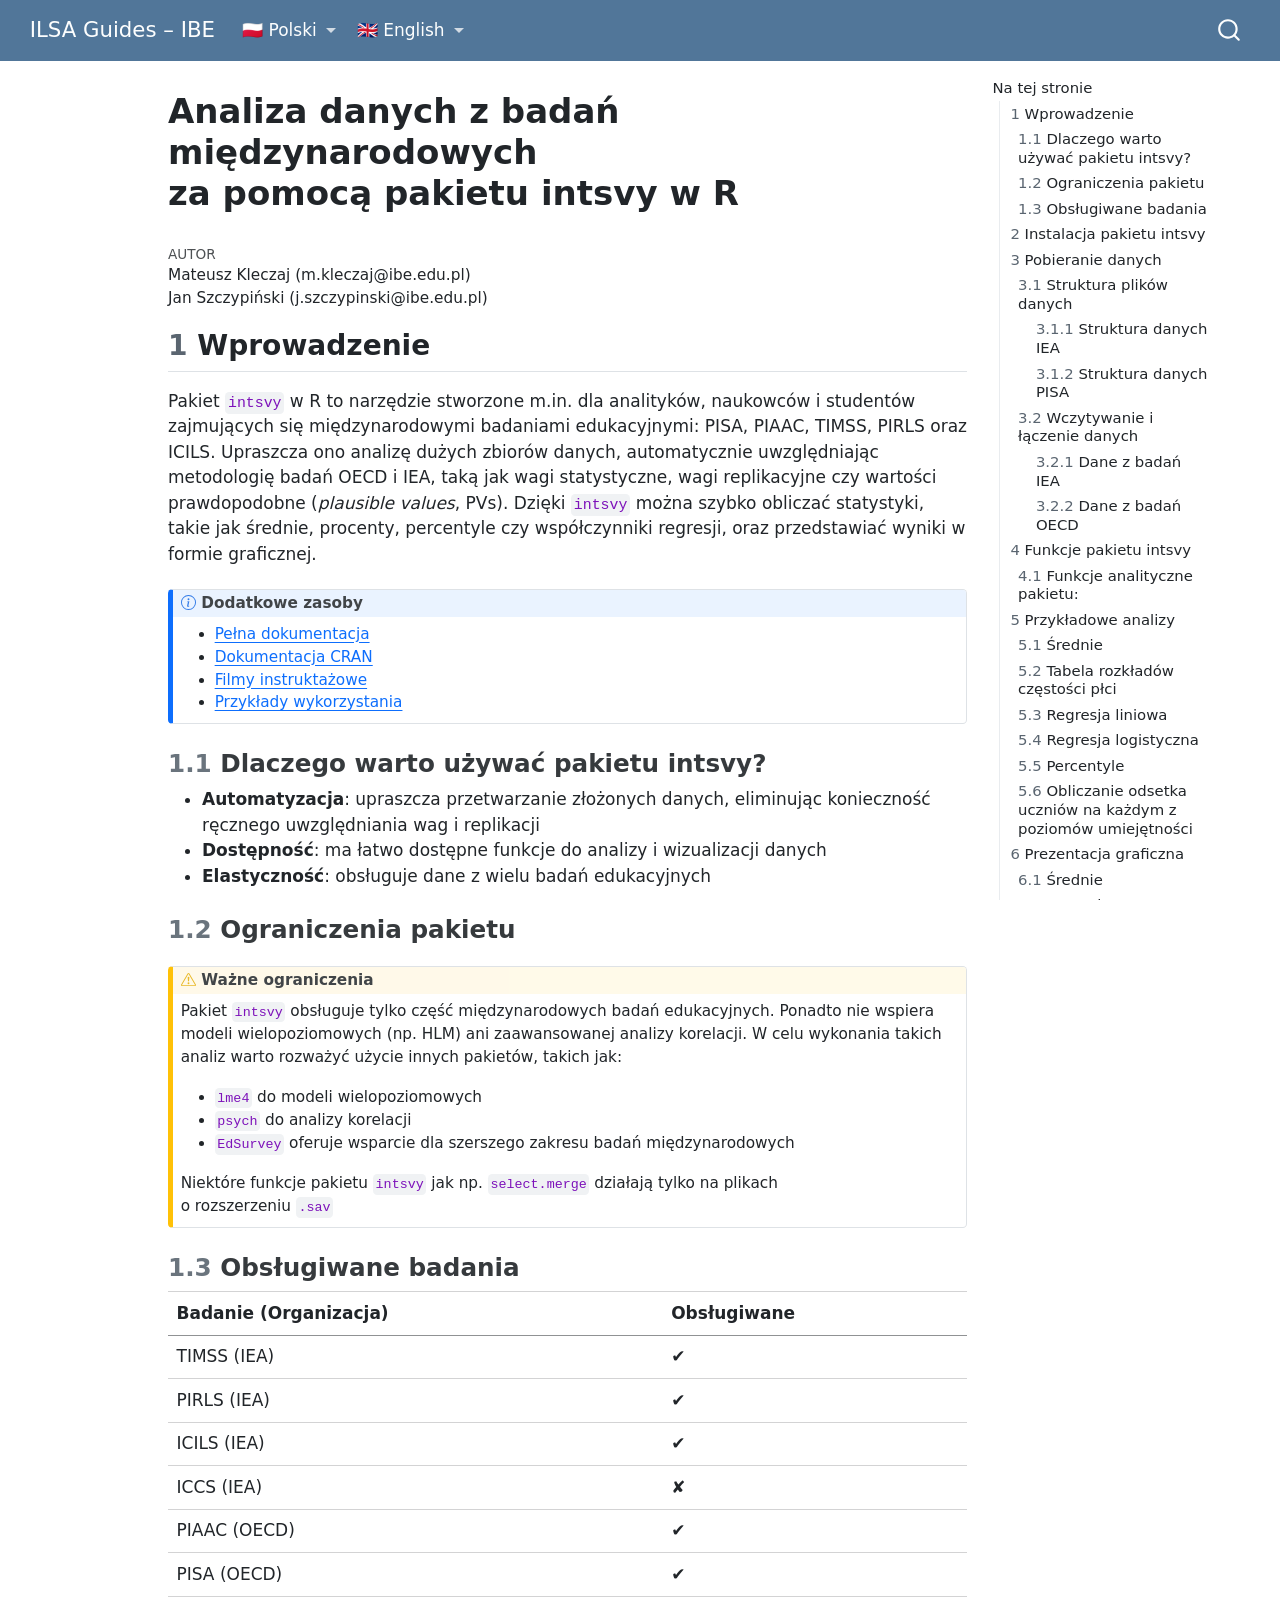
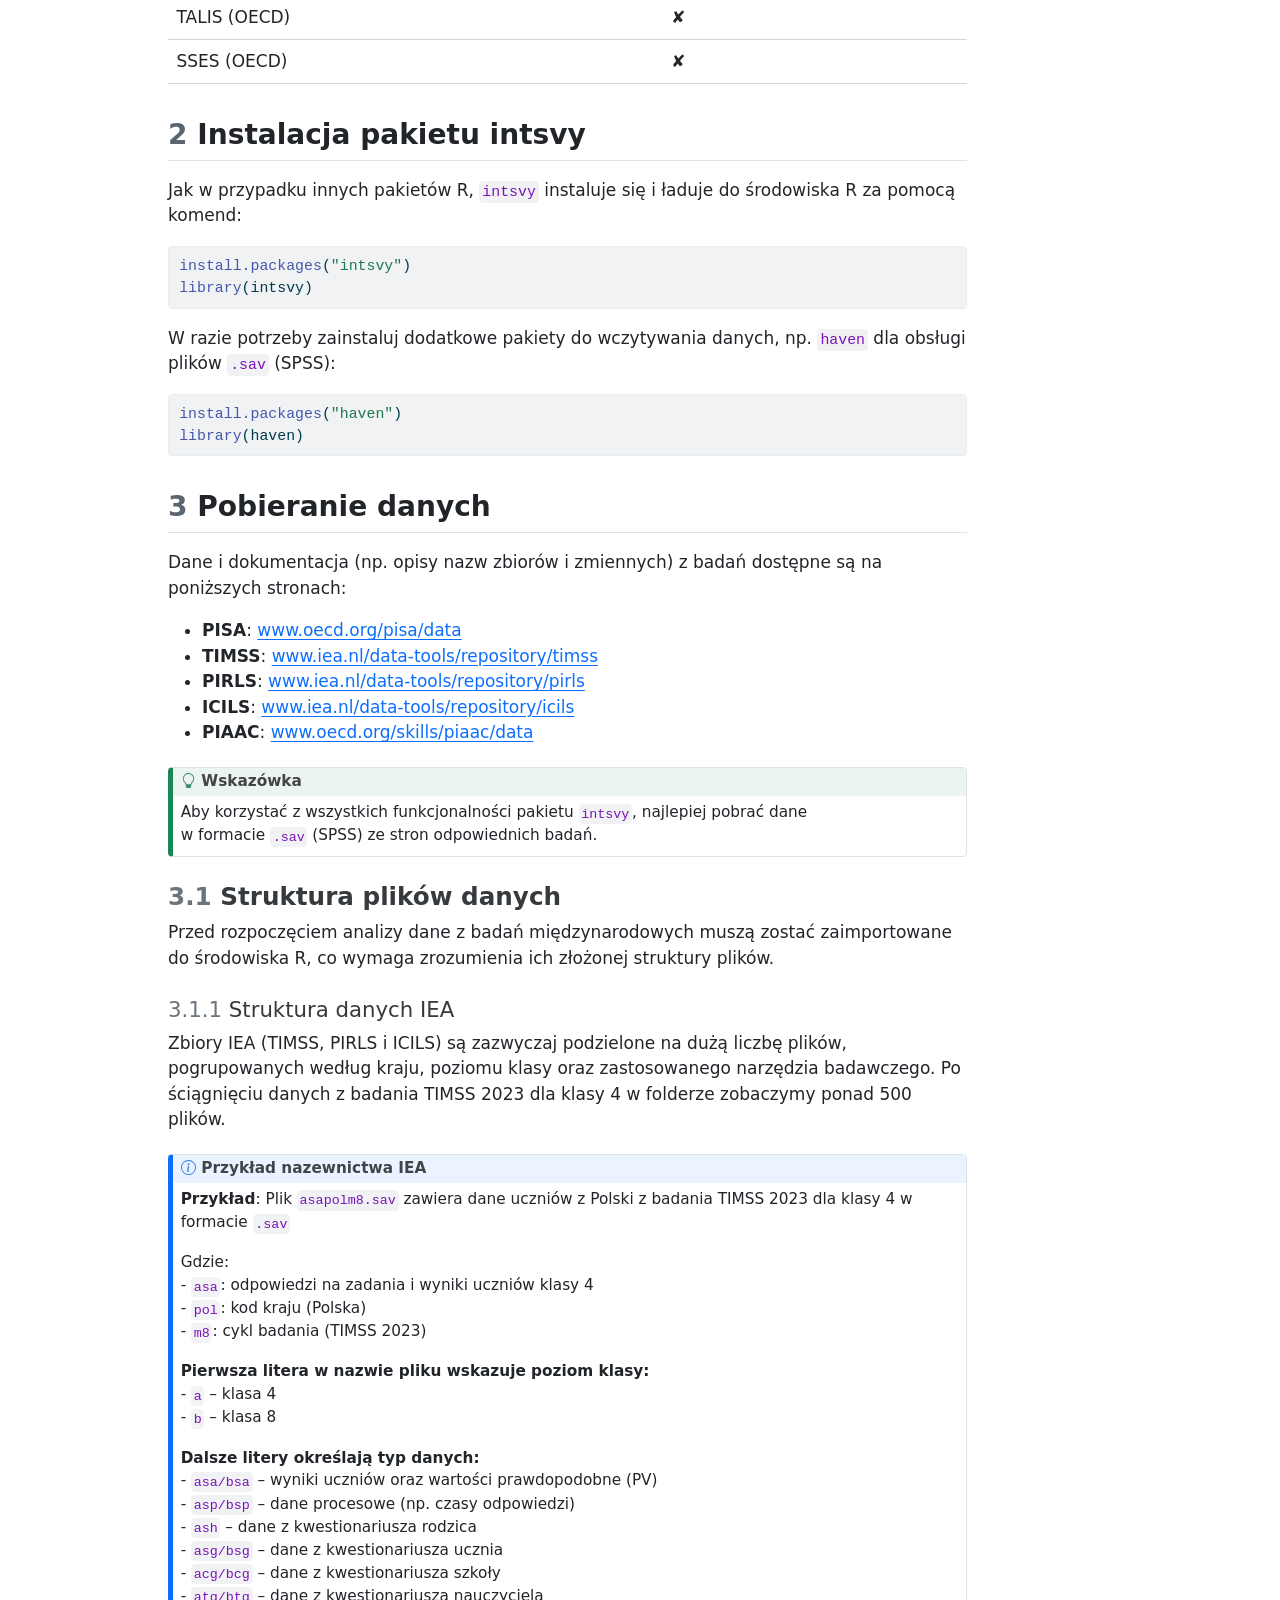
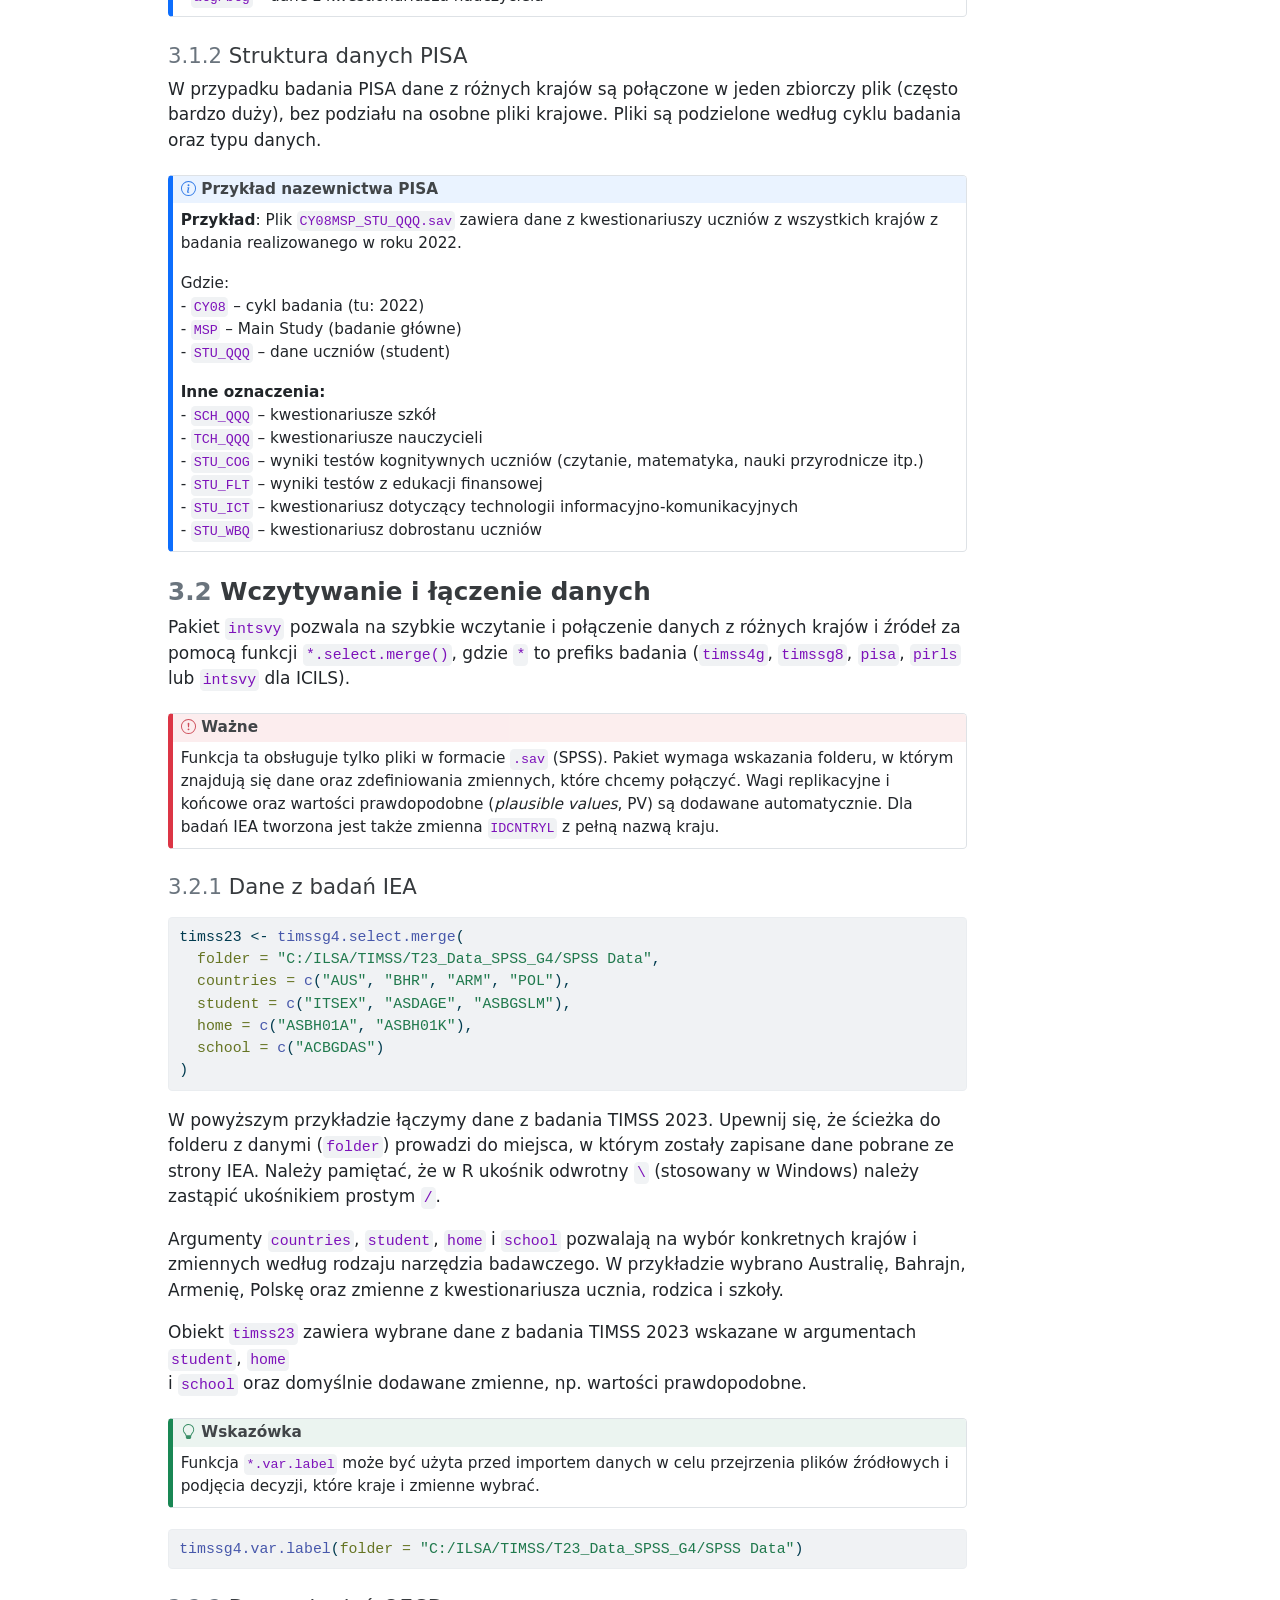
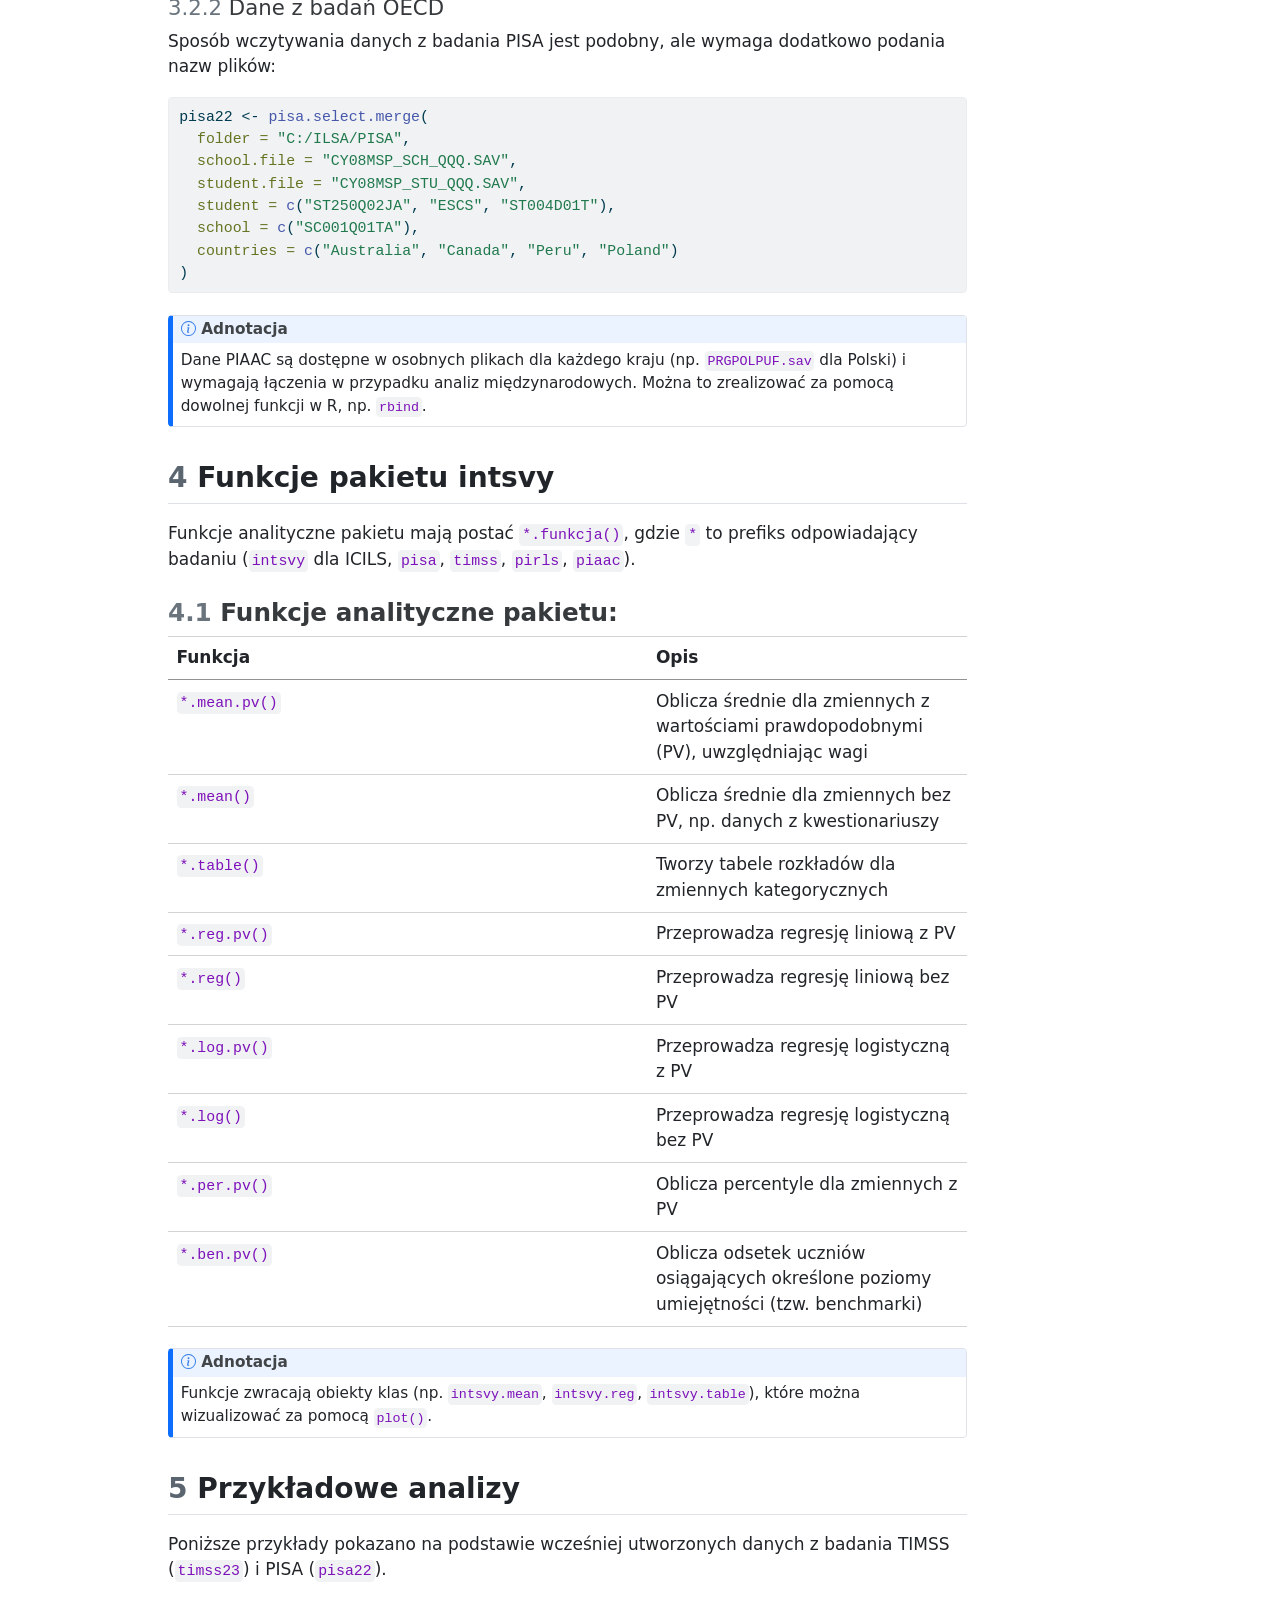
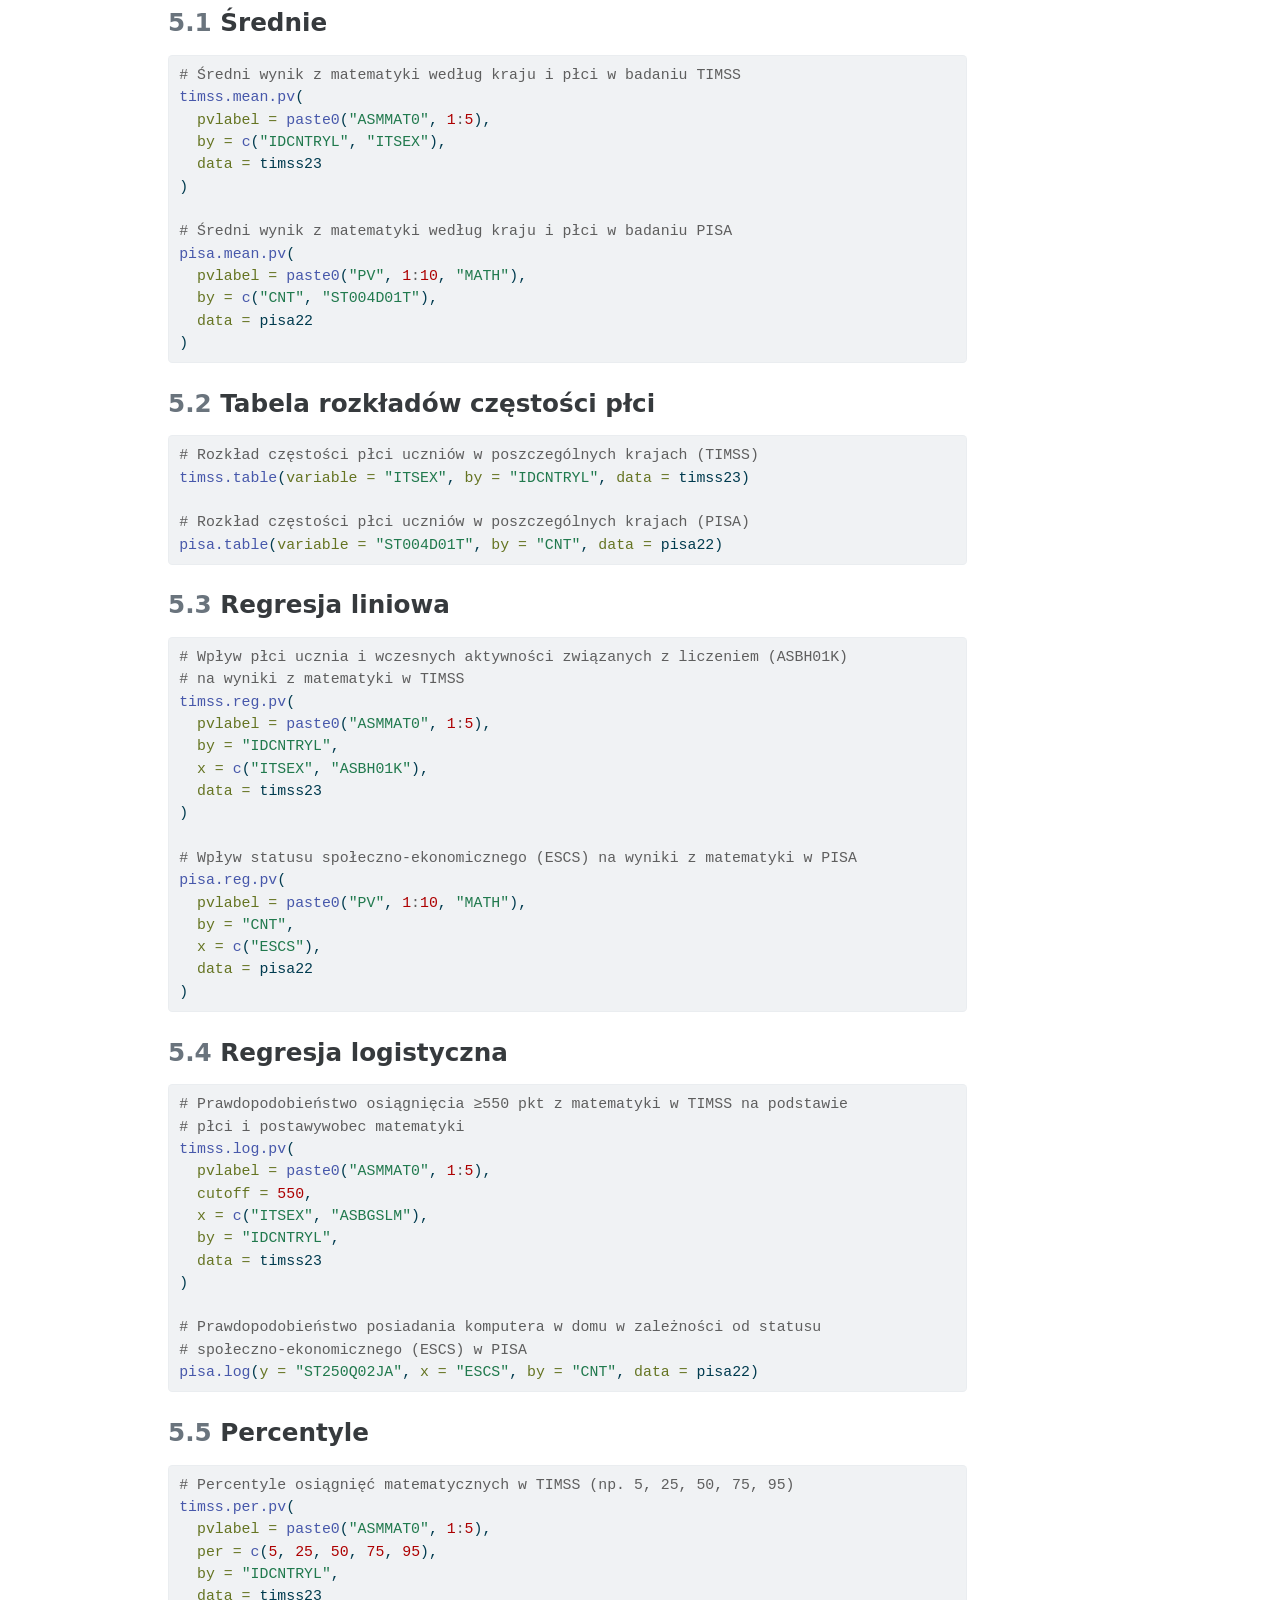
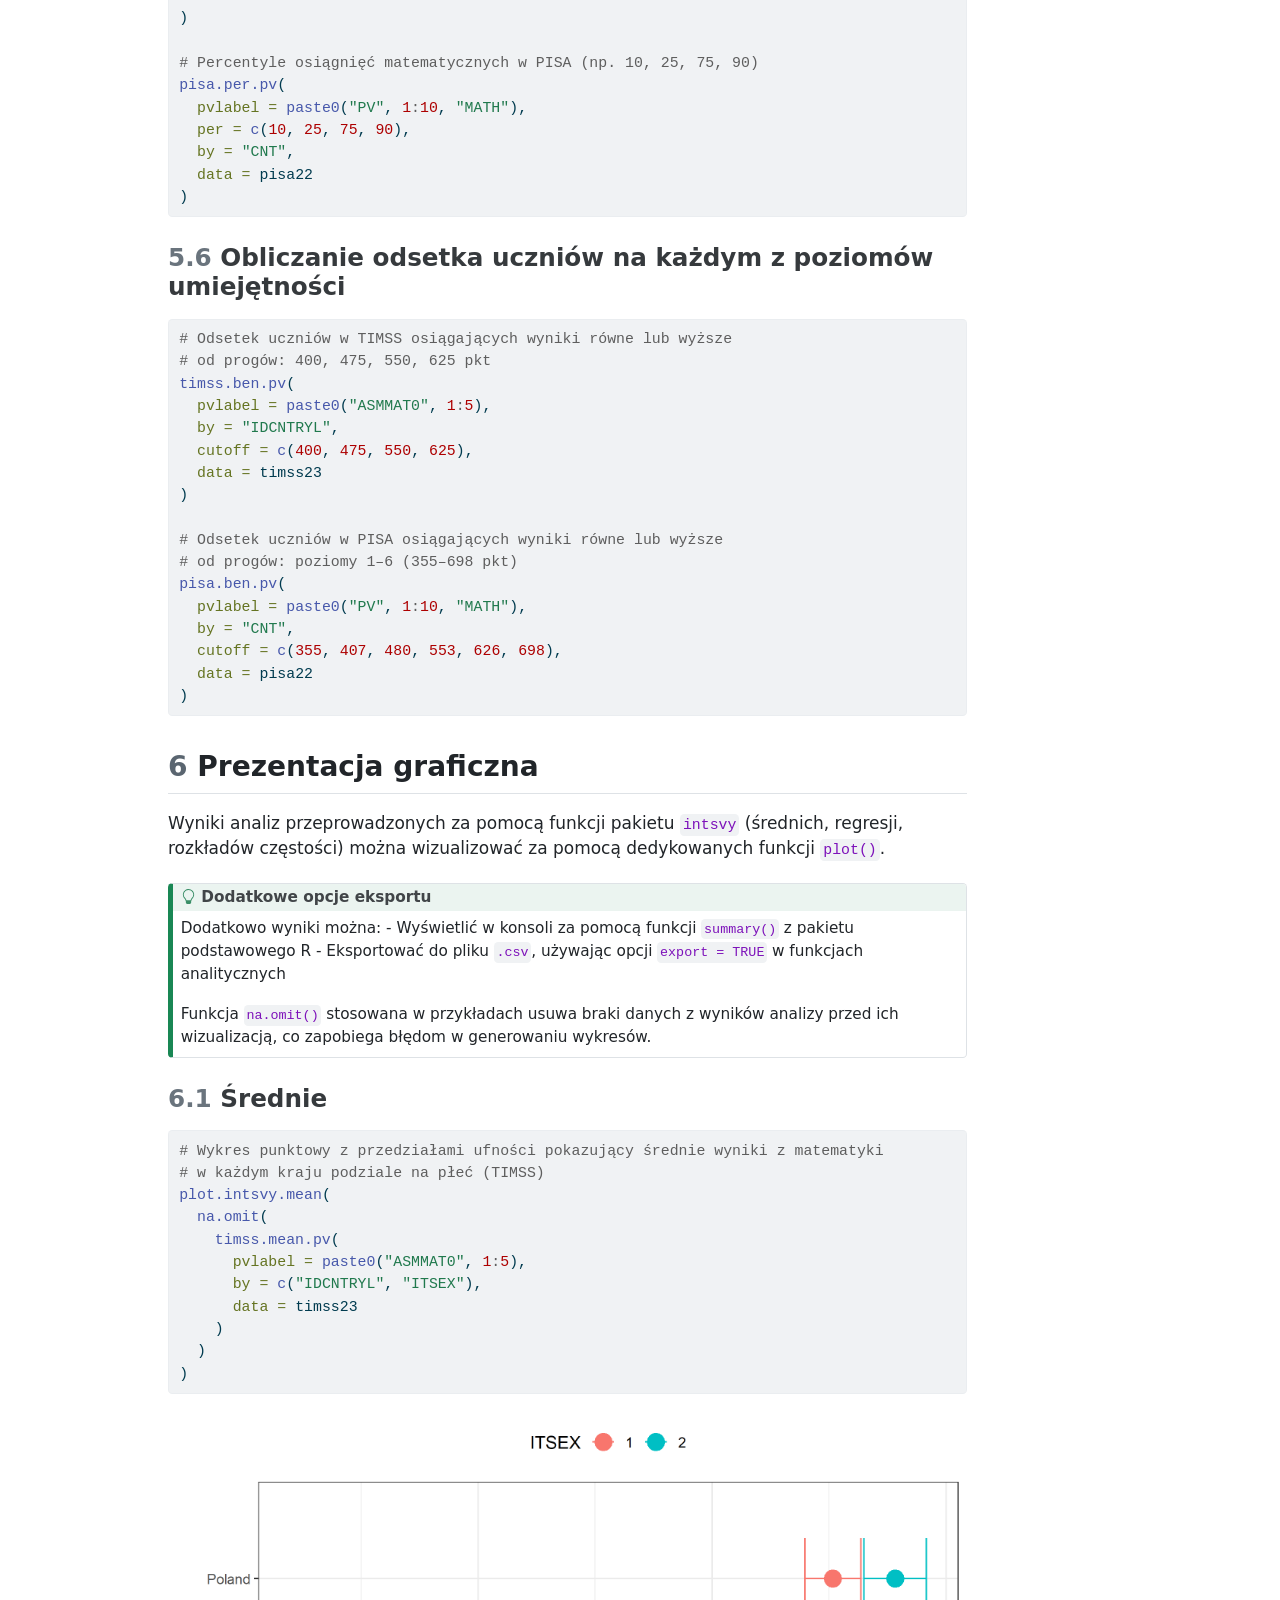
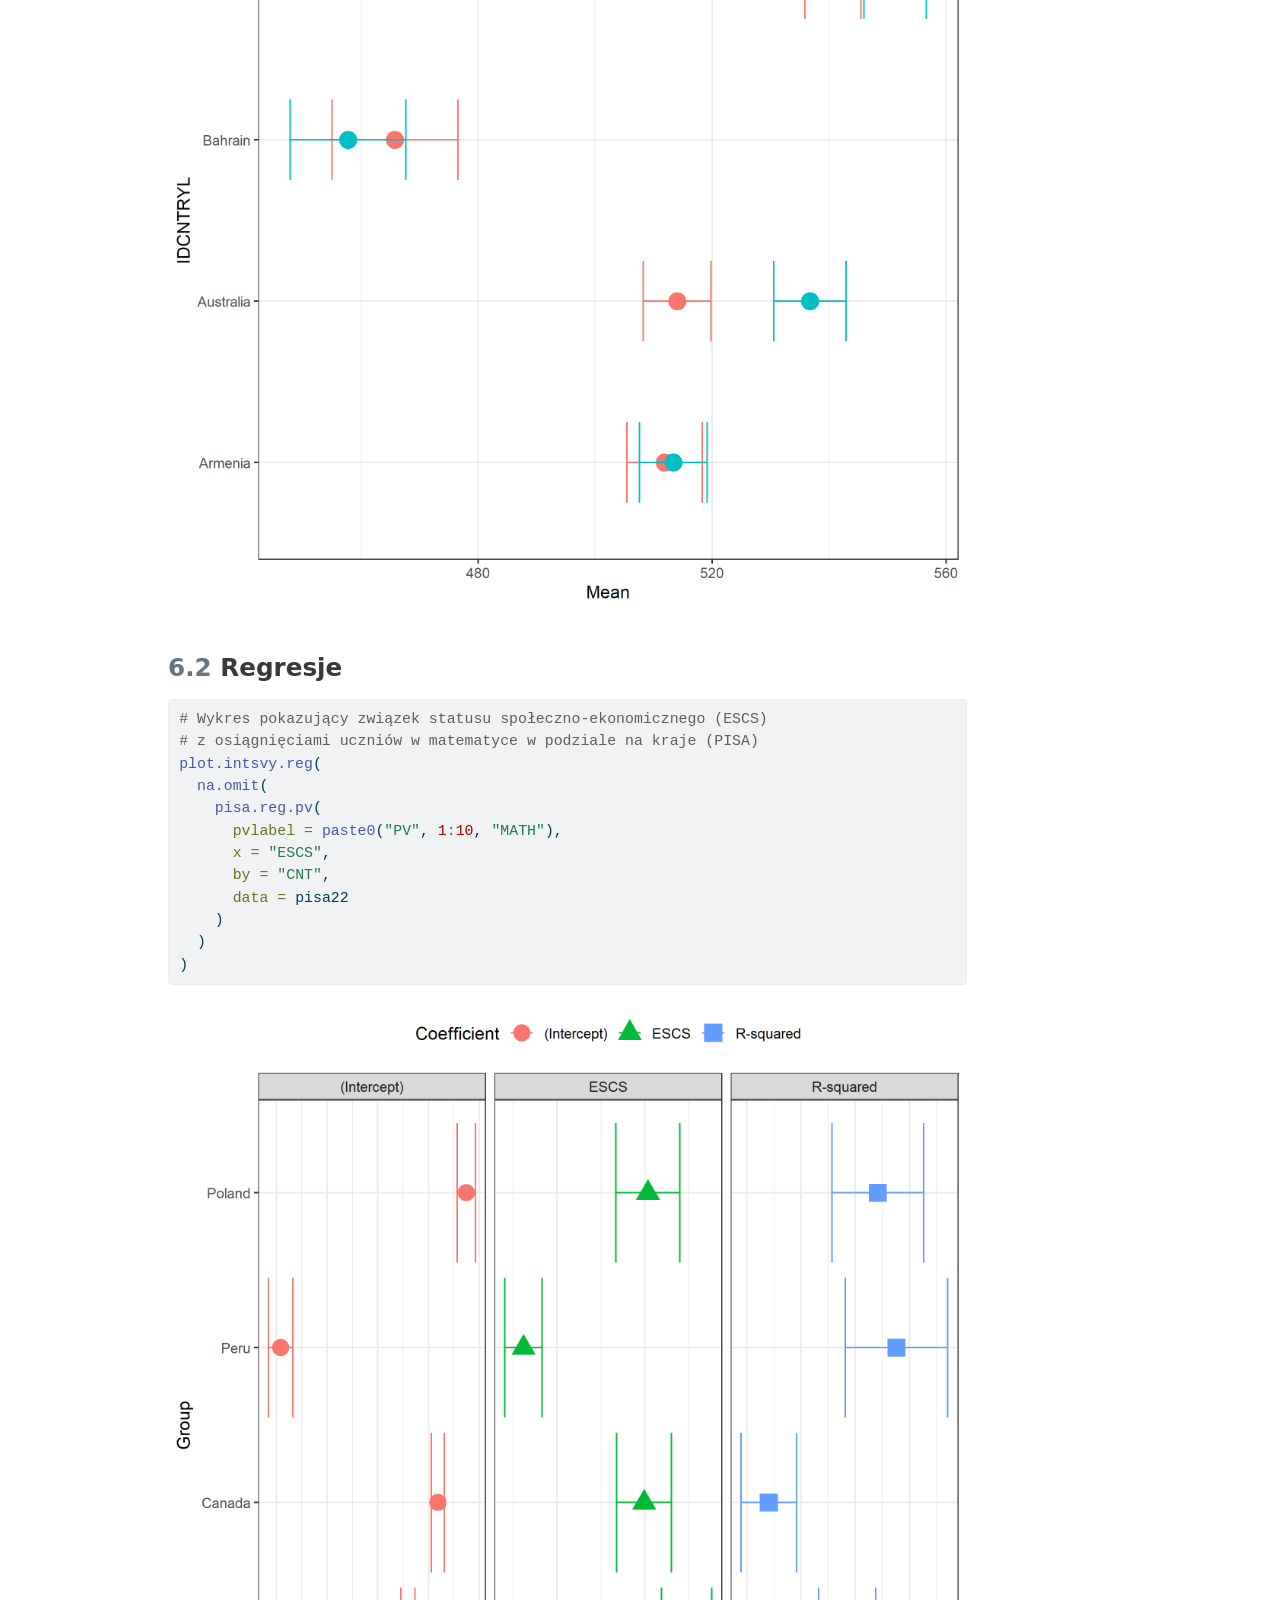
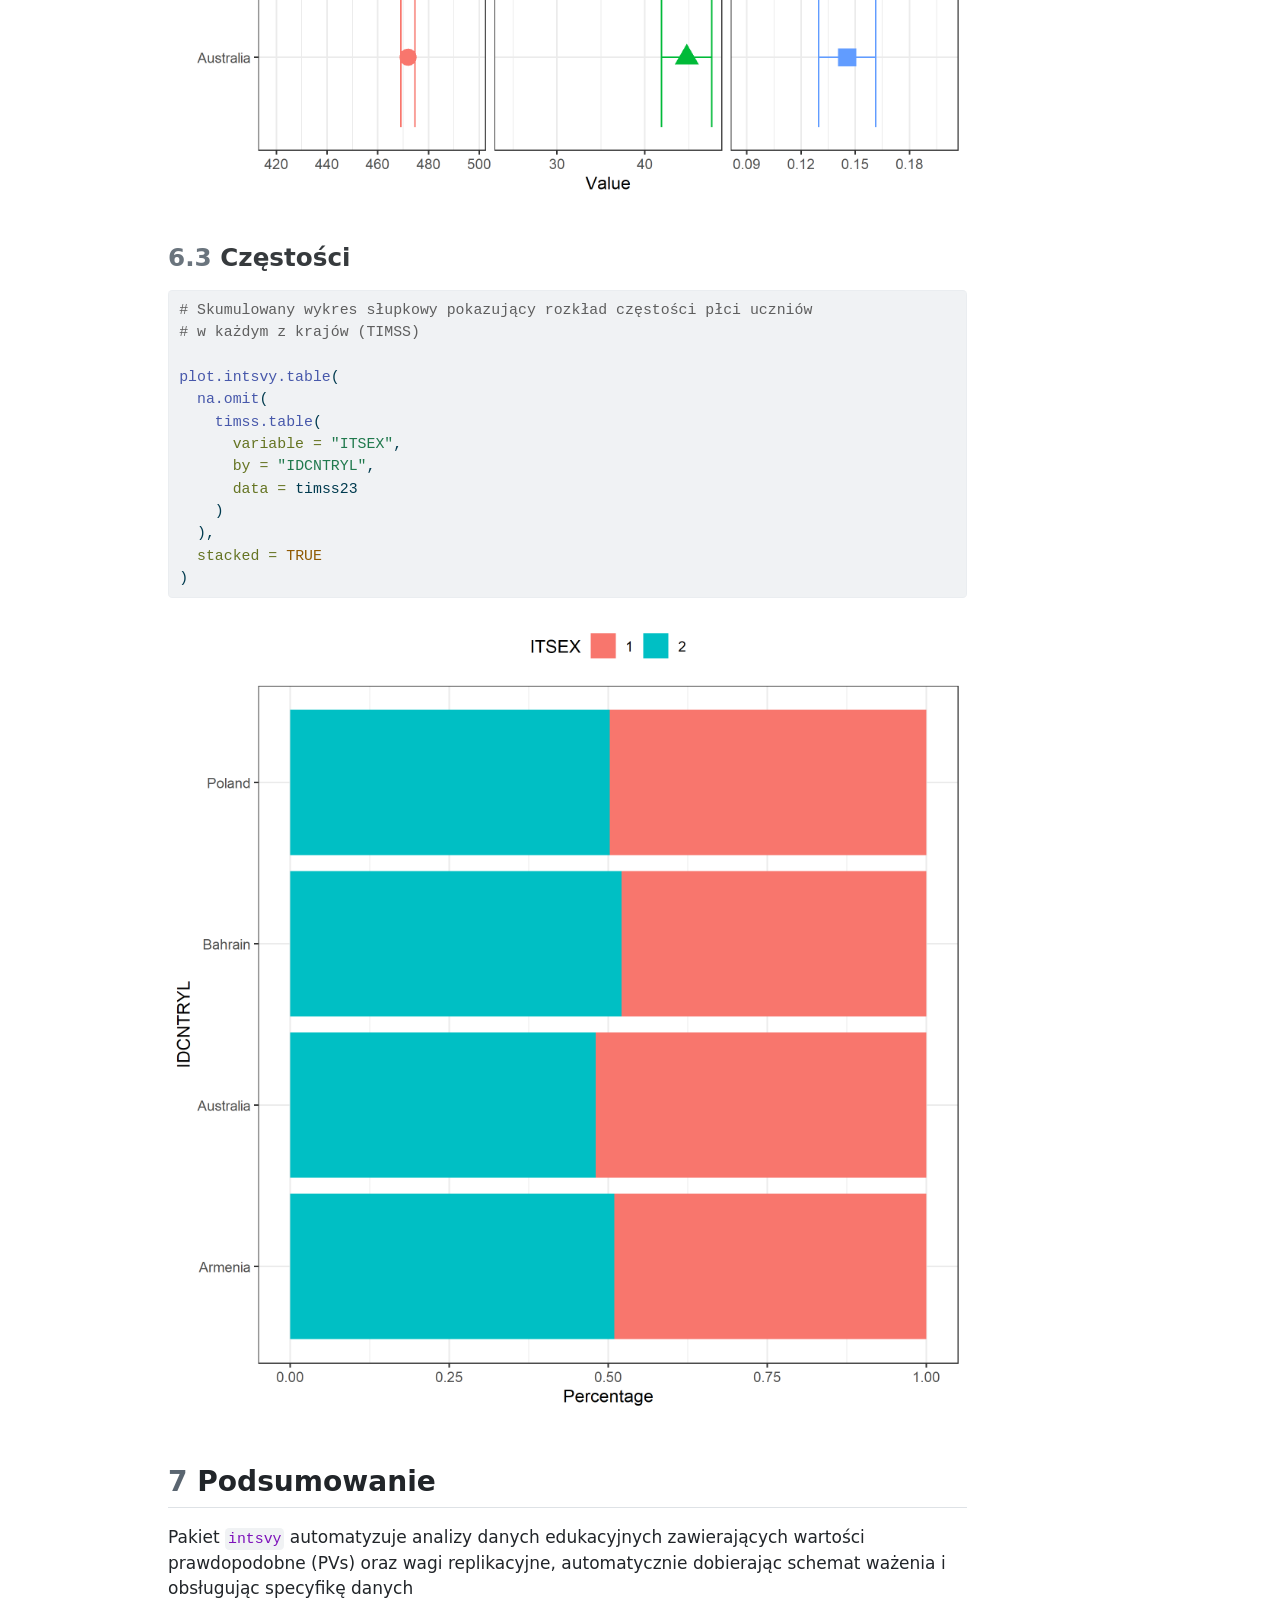
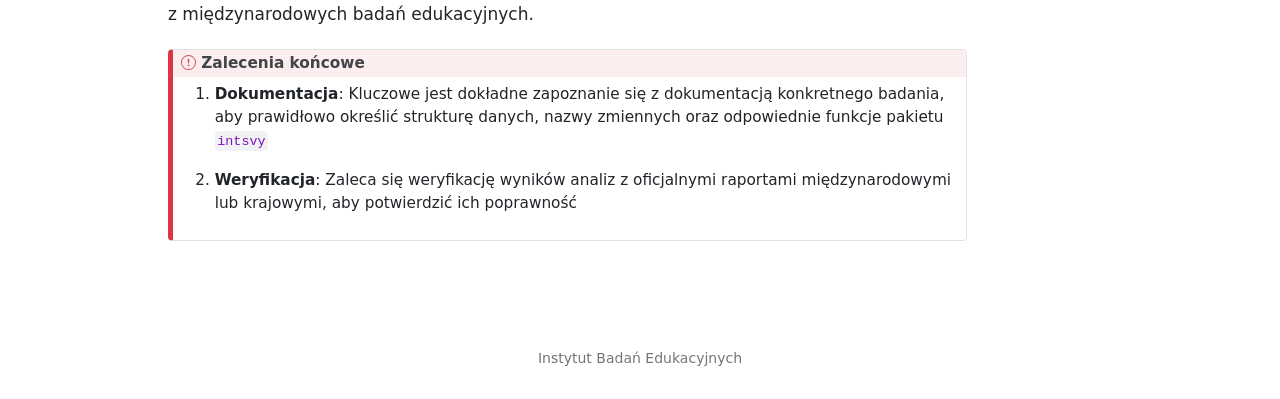
<file: docs/pl/intsvy.html>
<!DOCTYPE html>
<html xmlns="http://www.w3.org/1999/xhtml" lang="pl" xml:lang="pl"><head>

<meta charset="utf-8">
<meta name="generator" content="quarto-1.9.37">

<meta name="viewport" content="width=device-width, initial-scale=1.0, user-scalable=yes">

<meta name="author" content="Mateusz Kleczaj (m.kleczaj@ibe.edu.pl)  Jan Szczypiński (j.szczypinski@ibe.edu.pl)">

<title>Analiza danych z badań międzynarodowych za pomocą pakietu intsvy w R – ILSA Guides – IBE</title>
<style>
/* Default styles provided by pandoc.
** See https://pandoc.org/MANUAL.html#variables-for-html for config info.
*/
code{white-space: pre-wrap;}
span.smallcaps{font-variant: small-caps;}
div.columns{display: flex; gap: min(4vw, 1.5em);}
div.column{flex: auto; overflow-x: auto;}
div.hanging-indent{margin-left: 1.5em; text-indent: -1.5em;}
ul.task-list{list-style: none;}
ul.task-list li input[type="checkbox"] {
  width: 0.8em;
  margin: 0 0.8em 0.2em -1em; /* quarto-specific, see https://github.com/quarto-dev/quarto-cli/issues/4556 */ 
  vertical-align: middle;
}
/* CSS for syntax highlighting */
html { -webkit-text-size-adjust: 100%; }
pre > code.sourceCode { white-space: pre; position: relative; }
pre > code.sourceCode > span { display: inline-block; line-height: 1.25; }
pre > code.sourceCode > span:empty { height: 1.2em; }
.sourceCode { overflow: visible; }
code.sourceCode > span { color: inherit; text-decoration: inherit; }
div.sourceCode { margin: 1em 0; }
pre.sourceCode { margin: 0; }
@media screen {
div.sourceCode { overflow: auto; }
}
@media print {
pre > code.sourceCode { white-space: pre-wrap; }
pre > code.sourceCode > span { text-indent: -5em; padding-left: 5em; }
}
pre.numberSource code
  { counter-reset: source-line 0; }
pre.numberSource code > span
  { position: relative; left: -4em; counter-increment: source-line; }
pre.numberSource code > span > a:first-child::before
  { content: counter(source-line);
    position: relative; left: -1em; text-align: right; vertical-align: baseline;
    border: none; display: inline-block;
    -webkit-touch-callout: none; -webkit-user-select: none;
    -khtml-user-select: none; -moz-user-select: none;
    -ms-user-select: none; user-select: none;
    padding: 0 4px; width: 4em;
  }
pre.numberSource { margin-left: 3em;  padding-left: 4px; }
div.sourceCode
  {   }
@media screen {
pre > code.sourceCode > span > a:first-child::before { text-decoration: underline; }
}
</style>


<script src="../site_libs/quarto-nav/quarto-nav.js"></script>
<script src="../site_libs/quarto-nav/headroom.min.js"></script>
<script src="../site_libs/clipboard/clipboard.min.js"></script>
<script src="../site_libs/quarto-search/autocomplete.umd.js"></script>
<script src="../site_libs/quarto-search/fuse.min.js"></script>
<script src="../site_libs/quarto-search/quarto-search.js"></script>
<meta name="quarto:offset" content="../">
<script src="../site_libs/quarto-html/quarto.js" type="module"></script>
<script src="../site_libs/quarto-html/tabsets/tabsets.js" type="module"></script>
<script src="../site_libs/quarto-html/popper.min.js"></script>
<script src="../site_libs/quarto-html/tippy.umd.min.js"></script>
<script src="../site_libs/quarto-html/anchor.min.js"></script>
<link href="../site_libs/quarto-html/tippy.css" rel="stylesheet">
<link href="../site_libs/quarto-html/quarto-syntax-highlighting-7f8f88aac4f3542376d5c11b86a4c14d.css" rel="stylesheet" id="quarto-text-highlighting-styles">
<script src="../site_libs/bootstrap/bootstrap.min.js"></script>
<link href="../site_libs/bootstrap/bootstrap-icons.css" rel="stylesheet">
<link href="../site_libs/bootstrap/bootstrap-ece42c8223ec2bf36298a08f122c9a68.min.css" rel="stylesheet" append-hash="true" id="quarto-bootstrap" data-mode="light">
<script id="quarto-search-options" type="application/json">{
  "location": "navbar",
  "copy-button": false,
  "collapse-after": 3,
  "panel-placement": "end",
  "type": "overlay",
  "limit": 50,
  "keyboard-shortcut": [
    "f",
    "/",
    "s"
  ],
  "show-item-context": false,
  "language": {
    "search-no-results-text": "Brak wyników",
    "search-matching-documents-text": "dopasowane dokumenty",
    "search-copy-link-title": "Kopiuj link do wyszukiwania",
    "search-hide-matches-text": "Ukryj dodatkowe dopasowania",
    "search-more-match-text": "więcej dopasowań w tym dokumencie",
    "search-more-matches-text": "więcej dopasowań w tym dokumencie",
    "search-clear-button-title": "Wyczyść",
    "search-text-placeholder": "",
    "search-detached-cancel-button-title": "Anuluj",
    "search-submit-button-title": "Zatwierdź",
    "search-label": "Szukaj"
  }
}</script>


</head>

<body class="nav-fixed quarto-light">

<div id="quarto-search-results"></div>
  <header id="quarto-header" class="headroom fixed-top">
    <nav class="navbar navbar-expand-lg " data-bs-theme="dark">
      <div class="navbar-container container-fluid">
      <div class="navbar-brand-container mx-auto">
    <a class="navbar-brand" href="../index.html">
    <span class="navbar-title">ILSA Guides – IBE</span>
    </a>
  </div>
            <div id="quarto-search" class="" title="Szukaj"></div>
          <button class="navbar-toggler" type="button" data-bs-toggle="collapse" data-bs-target="#navbarCollapse" aria-controls="navbarCollapse" role="menu" aria-expanded="false" aria-label="Przełącz nawigację" onclick="if (window.quartoToggleHeadroom) { window.quartoToggleHeadroom(); }">
  <span class="navbar-toggler-icon"></span>
</button>
          <div class="collapse navbar-collapse" id="navbarCollapse">
            <ul class="navbar-nav navbar-nav-scroll me-auto">
  <li class="nav-item dropdown ">
    <a class="nav-link dropdown-toggle" href="#" id="nav-menu-polski" role="link" data-bs-toggle="dropdown" aria-expanded="false">
 <span class="menu-text">🇵🇱 Polski</span>
    </a>
    <ul class="dropdown-menu" aria-labelledby="nav-menu-polski">    
        <li>
    <a class="dropdown-item" href="../pl/intsvy.html">
 <span class="dropdown-text">intsvy (R)</span></a>
  </li>  
        <li>
    <a class="dropdown-item" href="../pl/rrepest.html">
 <span class="dropdown-text">Rrepest (R)</span></a>
  </li>  
        <li>
    <a class="dropdown-item" href="../pl/repest.html">
 <span class="dropdown-text">repest (Stata)</span></a>
  </li>  
        <li>
    <a class="dropdown-item" href="../pl/idb.html">
 <span class="dropdown-text">IDB Analyzer</span></a>
  </li>  
        <li>
    <a class="dropdown-item" href="../pl/spss.html">
 <span class="dropdown-text">SPSS</span></a>
  </li>  
    </ul>
  </li>
  <li class="nav-item dropdown ">
    <a class="nav-link dropdown-toggle" href="#" id="nav-menu-english" role="link" data-bs-toggle="dropdown" aria-expanded="false">
 <span class="menu-text">🇬🇧 English</span>
    </a>
    <ul class="dropdown-menu" aria-labelledby="nav-menu-english">    
        <li>
    <a class="dropdown-item" href="../en/intsvy.html">
 <span class="dropdown-text">intsvy (R)</span></a>
  </li>  
        <li>
    <a class="dropdown-item" href="../en/rrepest.html">
 <span class="dropdown-text">Rrepest (R)</span></a>
  </li>  
        <li>
    <a class="dropdown-item" href="../en/repest.html">
 <span class="dropdown-text">repest (Stata)</span></a>
  </li>  
        <li>
    <a class="dropdown-item" href="../en/idb.html">
 <span class="dropdown-text">IDB Analyzer</span></a>
  </li>  
        <li>
    <a class="dropdown-item" href="../en/spss.html">
 <span class="dropdown-text">SPSS</span></a>
  </li>  
    </ul>
  </li>
</ul>
          </div> <!-- /navcollapse -->
            <div class="quarto-navbar-tools">
</div>
      </div> <!-- /container-fluid -->
    </nav>
</header>
<!-- content -->
<div id="quarto-content" class="quarto-container page-columns page-rows-contents page-layout-article page-navbar">
<!-- sidebar -->
<!-- margin-sidebar -->
    <div id="quarto-margin-sidebar" class="sidebar margin-sidebar">
        <nav id="TOC" role="doc-toc" class="toc-active" data-toc-expanded="99">
    <h2 id="toc-title">Na tej stronie</h2>
   
  <ul>
  <li><a href="#wprowadzenie" id="toc-wprowadzenie" class="nav-link active" data-scroll-target="#wprowadzenie"><span class="header-section-number">1</span> Wprowadzenie</a>
  <ul>
  <li><a href="#dlaczego-warto-używać-pakietu-intsvy" id="toc-dlaczego-warto-używać-pakietu-intsvy" class="nav-link" data-scroll-target="#dlaczego-warto-używać-pakietu-intsvy"><span class="header-section-number">1.1</span> Dlaczego warto używać pakietu intsvy?</a></li>
  <li><a href="#ograniczenia-pakietu" id="toc-ograniczenia-pakietu" class="nav-link" data-scroll-target="#ograniczenia-pakietu"><span class="header-section-number">1.2</span> Ograniczenia pakietu</a></li>
  <li><a href="#obsługiwane-badania" id="toc-obsługiwane-badania" class="nav-link" data-scroll-target="#obsługiwane-badania"><span class="header-section-number">1.3</span> Obsługiwane badania</a></li>
  </ul></li>
  <li><a href="#instalacja-pakietu-intsvy" id="toc-instalacja-pakietu-intsvy" class="nav-link" data-scroll-target="#instalacja-pakietu-intsvy"><span class="header-section-number">2</span> Instalacja pakietu intsvy</a></li>
  <li><a href="#pobieranie-danych" id="toc-pobieranie-danych" class="nav-link" data-scroll-target="#pobieranie-danych"><span class="header-section-number">3</span> Pobieranie danych</a>
  <ul>
  <li><a href="#struktura-plików-danych" id="toc-struktura-plików-danych" class="nav-link" data-scroll-target="#struktura-plików-danych"><span class="header-section-number">3.1</span> Struktura plików danych</a>
  <ul class="collapse">
  <li><a href="#struktura-danych-iea" id="toc-struktura-danych-iea" class="nav-link" data-scroll-target="#struktura-danych-iea"><span class="header-section-number">3.1.1</span> Struktura danych IEA</a></li>
  <li><a href="#struktura-danych-pisa" id="toc-struktura-danych-pisa" class="nav-link" data-scroll-target="#struktura-danych-pisa"><span class="header-section-number">3.1.2</span> Struktura danych PISA</a></li>
  </ul></li>
  <li><a href="#wczytywanie-i-łączenie-danych" id="toc-wczytywanie-i-łączenie-danych" class="nav-link" data-scroll-target="#wczytywanie-i-łączenie-danych"><span class="header-section-number">3.2</span> Wczytywanie i łączenie danych</a>
  <ul class="collapse">
  <li><a href="#dane-z-badań-iea" id="toc-dane-z-badań-iea" class="nav-link" data-scroll-target="#dane-z-badań-iea"><span class="header-section-number">3.2.1</span> Dane z badań IEA</a></li>
  <li><a href="#dane-z-badań-oecd" id="toc-dane-z-badań-oecd" class="nav-link" data-scroll-target="#dane-z-badań-oecd"><span class="header-section-number">3.2.2</span> Dane z badań OECD</a></li>
  </ul></li>
  </ul></li>
  <li><a href="#funkcje-pakietu-intsvy" id="toc-funkcje-pakietu-intsvy" class="nav-link" data-scroll-target="#funkcje-pakietu-intsvy"><span class="header-section-number">4</span> Funkcje pakietu intsvy</a>
  <ul>
  <li><a href="#funkcje-analityczne-pakietu" id="toc-funkcje-analityczne-pakietu" class="nav-link" data-scroll-target="#funkcje-analityczne-pakietu"><span class="header-section-number">4.1</span> Funkcje analityczne pakietu:</a></li>
  </ul></li>
  <li><a href="#przykładowe-analizy" id="toc-przykładowe-analizy" class="nav-link" data-scroll-target="#przykładowe-analizy"><span class="header-section-number">5</span> Przykładowe analizy</a>
  <ul>
  <li><a href="#średnie" id="toc-średnie" class="nav-link" data-scroll-target="#średnie"><span class="header-section-number">5.1</span> Średnie</a></li>
  <li><a href="#tabela-rozkładów-częstości-płci" id="toc-tabela-rozkładów-częstości-płci" class="nav-link" data-scroll-target="#tabela-rozkładów-częstości-płci"><span class="header-section-number">5.2</span> Tabela rozkładów częstości płci</a></li>
  <li><a href="#regresja-liniowa" id="toc-regresja-liniowa" class="nav-link" data-scroll-target="#regresja-liniowa"><span class="header-section-number">5.3</span> Regresja liniowa</a></li>
  <li><a href="#regresja-logistyczna" id="toc-regresja-logistyczna" class="nav-link" data-scroll-target="#regresja-logistyczna"><span class="header-section-number">5.4</span> Regresja logistyczna</a></li>
  <li><a href="#percentyle" id="toc-percentyle" class="nav-link" data-scroll-target="#percentyle"><span class="header-section-number">5.5</span> Percentyle</a></li>
  <li><a href="#obliczanie-odsetka-uczniów-na-każdym-z-poziomów-umiejętności" id="toc-obliczanie-odsetka-uczniów-na-każdym-z-poziomów-umiejętności" class="nav-link" data-scroll-target="#obliczanie-odsetka-uczniów-na-każdym-z-poziomów-umiejętności"><span class="header-section-number">5.6</span> Obliczanie odsetka uczniów na każdym z poziomów umiejętności</a></li>
  </ul></li>
  <li><a href="#prezentacja-graficzna" id="toc-prezentacja-graficzna" class="nav-link" data-scroll-target="#prezentacja-graficzna"><span class="header-section-number">6</span> Prezentacja graficzna</a>
  <ul>
  <li><a href="#średnie-1" id="toc-średnie-1" class="nav-link" data-scroll-target="#średnie-1"><span class="header-section-number">6.1</span> Średnie</a></li>
  <li><a href="#regresje" id="toc-regresje" class="nav-link" data-scroll-target="#regresje"><span class="header-section-number">6.2</span> Regresje</a></li>
  <li><a href="#częstości" id="toc-częstości" class="nav-link" data-scroll-target="#częstości"><span class="header-section-number">6.3</span> Częstości</a></li>
  </ul></li>
  <li><a href="#podsumowanie" id="toc-podsumowanie" class="nav-link" data-scroll-target="#podsumowanie"><span class="header-section-number">7</span> Podsumowanie</a></li>
  </ul>
<div class="quarto-alternate-formats"><h2>Inne formaty</h2><ul><li><a href="intsvy.pdf"><i class="bi bi-file-pdf"></i>PDF</a></li><li><a href="intsvy.docx"><i class="bi bi-file-word"></i>MS Word</a></li></ul></div></nav>
    </div>
<!-- main -->
<main class="content" id="quarto-document-content">

<header id="title-block-header" class="quarto-title-block default">
<div class="quarto-title">
<h1 class="title"><p>Analiza danych z badań międzynarodowych<br>
za pomocą pakietu intsvy w R</p></h1>
</div>



<div class="quarto-title-meta">

    <div>
    <div class="quarto-title-meta-heading">Autor</div>
    <div class="quarto-title-meta-contents">
             <p>Mateusz Kleczaj (m.kleczaj@ibe.edu.pl)<br> Jan Szczypiński (j.szczypinski@ibe.edu.pl) </p>
          </div>
  </div>
    
  
    
  </div>
  


</header>


<section id="wprowadzenie" class="level2" data-number="1">
<h2 data-number="1" class="anchored" data-anchor-id="wprowadzenie"><span class="header-section-number">1</span> Wprowadzenie</h2>
<p>Pakiet <code>intsvy</code> w R to narzędzie stworzone m.in. dla analityków, naukowców i studentów zajmujących się międzynarodowymi badaniami edukacyjnymi: PISA, PIAAC, TIMSS, PIRLS oraz ICILS. Upraszcza ono analizę dużych zbiorów danych, automatycznie uwzględniając metodologię badań OECD i IEA, taką jak wagi statystyczne, wagi replikacyjne czy wartości prawdopodobne (<i>plausible values</i>, PVs). Dzięki <code>intsvy</code> można szybko obliczać statystyki, takie jak średnie, procenty, percentyle czy współczynniki regresji, oraz przedstawiać wyniki w formie graficznej.</p>
<div class="callout callout-style-default callout-note callout-titled">
<div class="callout-header d-flex align-content-center">
<div class="callout-icon-container">
<i class="callout-icon"></i>
</div>
<div class="callout-title-container flex-fill">
<span class="screen-reader-only">Adnotacja</span>Dodatkowe zasoby
</div>
</div>
<div class="callout-body-container callout-body">
<ul>
<li><a href="https://github.com/eldafani/intsvy" target="_blank">Pełna dokumentacja</a></li>
<li><a href="https://cran.r-project.org/package=intsvy" target="_blank">Dokumentacja CRAN</a></li>
<li><a href="https://ibe.edu.pl/pl/miedzynarodowe-badania-edukacyjne-zasoby/materialy-do-analizy-danych/filmy-instruktazowe" target="_blank">Filmy instruktażowe</a></li>
<li><a href="https://www.daniel-caro.com/intsvy" target="_blank">Przykłady wykorzystania</a></li>
</ul>
</div>
</div>
<section id="dlaczego-warto-używać-pakietu-intsvy" class="level3" data-number="1.1">
<h3 data-number="1.1" class="anchored" data-anchor-id="dlaczego-warto-używać-pakietu-intsvy"><span class="header-section-number">1.1</span> Dlaczego warto używać pakietu intsvy?</h3>
<ul>
<li><strong>Automatyzacja</strong>: upraszcza przetwarzanie złożonych danych, eliminując konieczność ręcznego uwzględniania wag i replikacji</li>
<li><strong>Dostępność</strong>: ma łatwo dostępne funkcje do analizy i wizualizacji danych</li>
<li><strong>Elastyczność</strong>: obsługuje dane z wielu badań edukacyjnych</li>
</ul>
</section>
<section id="ograniczenia-pakietu" class="level3" data-number="1.2">
<h3 data-number="1.2" class="anchored" data-anchor-id="ograniczenia-pakietu"><span class="header-section-number">1.2</span> Ograniczenia pakietu</h3>
<div class="callout callout-style-default callout-warning callout-titled">
<div class="callout-header d-flex align-content-center">
<div class="callout-icon-container">
<i class="callout-icon"></i>
</div>
<div class="callout-title-container flex-fill">
<span class="screen-reader-only">Ostrzeżenie</span>Ważne ograniczenia
</div>
</div>
<div class="callout-body-container callout-body">
<p>Pakiet <code>intsvy</code> obsługuje tylko część międzynarodowych badań edukacyjnych. Ponadto nie wspiera modeli wielopoziomowych (np. HLM) ani zaawansowanej analizy korelacji. W celu wykonania takich analiz warto rozważyć użycie innych pakietów, takich jak:</p>
<ul>
<li><code>lme4</code> do modeli wielopoziomowych</li>
<li><code>psych</code> do analizy korelacji</li>
<li><code>EdSurvey</code> oferuje wsparcie dla szerszego zakresu badań międzynarodowych</li>
</ul>
<p>Niektóre funkcje pakietu <code>intsvy</code> jak np. <code>select.merge</code> działają tylko na plikach <br>o rozszerzeniu <code>.sav</code></p>
</div>
</div>
</section>
<section id="obsługiwane-badania" class="level3" data-number="1.3">
<h3 data-number="1.3" class="anchored" data-anchor-id="obsługiwane-badania"><span class="header-section-number">1.3</span> Obsługiwane badania</h3>
<table class="caption-top table">
<thead>
<tr class="header">
<th>Badanie (Organizacja)</th>
<th>Obsługiwane</th>
</tr>
</thead>
<tbody>
<tr class="odd">
<td>TIMSS (IEA)</td>
<td>✔</td>
</tr>
<tr class="even">
<td>PIRLS (IEA)</td>
<td>✔</td>
</tr>
<tr class="odd">
<td>ICILS (IEA)</td>
<td>✔</td>
</tr>
<tr class="even">
<td>ICCS (IEA)</td>
<td>✘</td>
</tr>
<tr class="odd">
<td>PIAAC (OECD)</td>
<td>✔</td>
</tr>
<tr class="even">
<td>PISA (OECD)</td>
<td>✔</td>
</tr>
<tr class="odd">
<td>TALIS (OECD)</td>
<td>✘</td>
</tr>
<tr class="even">
<td>SSES (OECD)</td>
<td>✘</td>
</tr>
</tbody>
</table>
</section>
</section>
<section id="instalacja-pakietu-intsvy" class="level2" data-number="2">
<h2 data-number="2" class="anchored" data-anchor-id="instalacja-pakietu-intsvy"><span class="header-section-number">2</span> Instalacja pakietu intsvy</h2>
<p>Jak w przypadku innych pakietów R, <code>intsvy</code> instaluje się i ładuje do środowiska R za pomocą komend:</p>
<div class="cell">
<div class="code-copy-outer-scaffold"><div class="sourceCode cell-code" id="cb1"><pre class="sourceCode r code-with-copy"><code class="sourceCode r"><span id="cb1-1"><a href="#cb1-1" aria-hidden="true" tabindex="-1"></a><span class="fu">install.packages</span>(<span class="st">"intsvy"</span>)</span>
<span id="cb1-2"><a href="#cb1-2" aria-hidden="true" tabindex="-1"></a><span class="fu">library</span>(intsvy)</span></code></pre></div><button title="Kopiuj do schowka" class="code-copy-button"><i class="bi"></i></button></div>
</div>
<p>W razie potrzeby zainstaluj dodatkowe pakiety do wczytywania danych, np. <code>haven</code> dla obsługi plików <code>.sav</code> (SPSS):</p>
<div class="cell">
<div class="code-copy-outer-scaffold"><div class="sourceCode cell-code" id="cb2"><pre class="sourceCode r code-with-copy"><code class="sourceCode r"><span id="cb2-1"><a href="#cb2-1" aria-hidden="true" tabindex="-1"></a><span class="fu">install.packages</span>(<span class="st">"haven"</span>)</span>
<span id="cb2-2"><a href="#cb2-2" aria-hidden="true" tabindex="-1"></a><span class="fu">library</span>(haven)</span></code></pre></div><button title="Kopiuj do schowka" class="code-copy-button"><i class="bi"></i></button></div>
</div>
</section>
<section id="pobieranie-danych" class="level2" data-number="3">
<h2 data-number="3" class="anchored" data-anchor-id="pobieranie-danych"><span class="header-section-number">3</span> Pobieranie danych</h2>
<p>Dane i dokumentacja (np. opisy nazw zbiorów i zmiennych) z badań dostępne są na poniższych stronach:</p>
<ul>
<li><strong>PISA</strong>: <a href="https://www.oecd.org/pisa/data" target="_blank">www.oecd.org/pisa/data</a></li>
<li><strong>TIMSS</strong>: <a href="https://www.iea.nl/data-tools/repository/timss" target="_blank">www.iea.nl/data-tools/repository/timss</a></li>
<li><strong>PIRLS</strong>: <a href="https://www.iea.nl/data-tools/repository/pirls" target="_blank">www.iea.nl/data-tools/repository/pirls</a></li>
<li><strong>ICILS</strong>: <a href="https://www.iea.nl/data-tools/repository/icils" target="_blank">www.iea.nl/data-tools/repository/icils</a></li>
<li><strong>PIAAC</strong>: <a href="https://www.oecd.org/skills/piaac/data" target="_blank">www.oecd.org/skills/piaac/data</a></li>
</ul>
<div class="callout callout-style-default callout-tip callout-titled">
<div class="callout-header d-flex align-content-center">
<div class="callout-icon-container">
<i class="callout-icon"></i>
</div>
<div class="callout-title-container flex-fill">
Wskazówka
</div>
</div>
<div class="callout-body-container callout-body">
<p>Aby korzystać z wszystkich funkcjonalności pakietu <code>intsvy</code>, najlepiej pobrać dane <br>w formacie <code>.sav</code> (SPSS) ze stron odpowiednich badań.</p>
</div>
</div>
<section id="struktura-plików-danych" class="level3" data-number="3.1">
<h3 data-number="3.1" class="anchored" data-anchor-id="struktura-plików-danych"><span class="header-section-number">3.1</span> Struktura plików danych</h3>
<p>Przed rozpoczęciem analizy dane z badań międzynarodowych muszą zostać zaimportowane do środowiska R, co wymaga zrozumienia ich złożonej struktury plików.</p>
<section id="struktura-danych-iea" class="level4" data-number="3.1.1">
<h4 data-number="3.1.1" class="anchored" data-anchor-id="struktura-danych-iea"><span class="header-section-number">3.1.1</span> Struktura danych IEA</h4>
<p>Zbiory IEA (TIMSS, PIRLS i ICILS) są zazwyczaj podzielone na dużą liczbę plików, pogrupowanych według kraju, poziomu klasy oraz zastosowanego narzędzia badawczego. Po ściągnięciu danych z badania TIMSS 2023 dla klasy 4 w folderze zobaczymy ponad 500 plików.</p>
<div class="callout callout-style-default callout-note callout-titled">
<div class="callout-header d-flex align-content-center">
<div class="callout-icon-container">
<i class="callout-icon"></i>
</div>
<div class="callout-title-container flex-fill">
<span class="screen-reader-only">Adnotacja</span>Przykład nazewnictwa IEA
</div>
</div>
<div class="callout-body-container callout-body">
<p><strong>Przykład</strong>: Plik <code>asapolm8.sav</code> zawiera dane uczniów z Polski z badania TIMSS 2023 dla klasy 4 w formacie <code>.sav</code></p>
<p>Gdzie:<br> - <code>asa</code>: odpowiedzi na zadania i wyniki uczniów klasy 4<br> - <code>pol</code>: kod kraju (Polska)<br> - <code>m8</code>: cykl badania (TIMSS 2023)<br></p>
<p><strong>Pierwsza litera w nazwie pliku wskazuje poziom klasy:</strong><br> - <code>a</code> – klasa 4<br> - <code>b</code> – klasa 8<br></p>
<p><strong>Dalsze litery określają typ danych:</strong><br> - <code>asa/bsa</code> – wyniki uczniów oraz wartości prawdopodobne (PV)<br> - <code>asp/bsp</code> – dane procesowe (np. czasy odpowiedzi)<br> - <code>ash</code> – dane z kwestionariusza rodzica<br> - <code>asg/bsg</code> – dane z kwestionariusza ucznia<br> - <code>acg/bcg</code> – dane z kwestionariusza szkoły<br> - <code>atg/btg</code> – dane z kwestionariusza nauczyciela</p>
</div>
</div>
</section>
<section id="struktura-danych-pisa" class="level4" data-number="3.1.2">
<h4 data-number="3.1.2" class="anchored" data-anchor-id="struktura-danych-pisa"><span class="header-section-number">3.1.2</span> Struktura danych PISA</h4>
<p>W przypadku badania PISA dane z różnych krajów są połączone w jeden zbiorczy plik (często bardzo duży), bez podziału na osobne pliki krajowe. Pliki są podzielone według cyklu badania oraz typu danych.</p>
<div class="callout callout-style-default callout-note callout-titled">
<div class="callout-header d-flex align-content-center">
<div class="callout-icon-container">
<i class="callout-icon"></i>
</div>
<div class="callout-title-container flex-fill">
<span class="screen-reader-only">Adnotacja</span>Przykład nazewnictwa PISA
</div>
</div>
<div class="callout-body-container callout-body">
<p><strong>Przykład</strong>: Plik <code>CY08MSP_STU_QQQ.sav</code> zawiera dane z kwestionariuszy uczniów z wszystkich krajów z badania realizowanego w roku 2022.</p>
<p>Gdzie:<br> - <code>CY08</code> – cykl badania (tu: 2022)<br> - <code>MSP</code> – Main Study (badanie główne)<br> - <code>STU_QQQ</code> – dane uczniów (student)</p>
<p><strong>Inne oznaczenia:</strong><br> - <code>SCH_QQQ</code> – kwestionariusze szkół<br> - <code>TCH_QQQ</code> – kwestionariusze nauczycieli<br> - <code>STU_COG</code> – wyniki testów kognitywnych uczniów (czytanie, matematyka, nauki przyrodnicze itp.)<br> - <code>STU_FLT</code> – wyniki testów z edukacji finansowej<br> - <code>STU_ICT</code> – kwestionariusz dotyczący technologii informacyjno-komunikacyjnych<br> - <code>STU_WBQ</code> – kwestionariusz dobrostanu uczniów</p>
</div>
</div>
</section>
</section>
<section id="wczytywanie-i-łączenie-danych" class="level3" data-number="3.2">
<h3 data-number="3.2" class="anchored" data-anchor-id="wczytywanie-i-łączenie-danych"><span class="header-section-number">3.2</span> Wczytywanie i łączenie danych</h3>
<p>Pakiet <code>intsvy</code> pozwala na szybkie wczytanie i połączenie danych z różnych krajów i źródeł za pomocą funkcji <code>*.select.merge()</code>, gdzie <code>*</code> to prefiks badania (<code>timss4g</code>, <code>timssg8</code>, <code>pisa</code>, <code>pirls</code> lub <code>intsvy</code> dla ICILS).</p>
<div class="callout callout-style-default callout-important callout-titled">
<div class="callout-header d-flex align-content-center">
<div class="callout-icon-container">
<i class="callout-icon"></i>
</div>
<div class="callout-title-container flex-fill">
Ważne
</div>
</div>
<div class="callout-body-container callout-body">
<p>Funkcja ta obsługuje tylko pliki w formacie <code>.sav</code> (SPSS). Pakiet wymaga wskazania folderu, w którym znajdują się dane oraz zdefiniowania zmiennych, które chcemy połączyć. Wagi replikacyjne i końcowe oraz wartości prawdopodobne (<i>plausible values</i>, PV) są dodawane automatycznie. Dla badań IEA tworzona jest także zmienna <code>IDCNTRYL</code> z pełną nazwą kraju.</p>
</div>
</div>
<section id="dane-z-badań-iea" class="level4" data-number="3.2.1">
<h4 data-number="3.2.1" class="anchored" data-anchor-id="dane-z-badań-iea"><span class="header-section-number">3.2.1</span> Dane z badań IEA</h4>
<div class="cell">
<div class="code-copy-outer-scaffold"><div class="sourceCode cell-code" id="cb3"><pre class="sourceCode r code-with-copy"><code class="sourceCode r"><span id="cb3-1"><a href="#cb3-1" aria-hidden="true" tabindex="-1"></a>timss23 <span class="ot">&lt;-</span> <span class="fu">timssg4.select.merge</span>(</span>
<span id="cb3-2"><a href="#cb3-2" aria-hidden="true" tabindex="-1"></a>  <span class="at">folder =</span> <span class="st">"C:/ILSA/TIMSS/T23_Data_SPSS_G4/SPSS Data"</span>,</span>
<span id="cb3-3"><a href="#cb3-3" aria-hidden="true" tabindex="-1"></a>  <span class="at">countries =</span> <span class="fu">c</span>(<span class="st">"AUS"</span>, <span class="st">"BHR"</span>, <span class="st">"ARM"</span>, <span class="st">"POL"</span>),</span>
<span id="cb3-4"><a href="#cb3-4" aria-hidden="true" tabindex="-1"></a>  <span class="at">student =</span> <span class="fu">c</span>(<span class="st">"ITSEX"</span>, <span class="st">"ASDAGE"</span>, <span class="st">"ASBGSLM"</span>),</span>
<span id="cb3-5"><a href="#cb3-5" aria-hidden="true" tabindex="-1"></a>  <span class="at">home =</span> <span class="fu">c</span>(<span class="st">"ASBH01A"</span>, <span class="st">"ASBH01K"</span>),</span>
<span id="cb3-6"><a href="#cb3-6" aria-hidden="true" tabindex="-1"></a>  <span class="at">school =</span> <span class="fu">c</span>(<span class="st">"ACBGDAS"</span>)</span>
<span id="cb3-7"><a href="#cb3-7" aria-hidden="true" tabindex="-1"></a>)</span></code></pre></div><button title="Kopiuj do schowka" class="code-copy-button"><i class="bi"></i></button></div>
</div>
<p>W powyższym przykładzie łączymy dane z badania TIMSS 2023. Upewnij się, że ścieżka do folderu z danymi (<code>folder</code>) prowadzi do miejsca, w którym zostały zapisane dane pobrane ze strony IEA. Należy pamiętać, że w R ukośnik odwrotny <code>\</code> (stosowany w Windows) należy zastąpić ukośnikiem prostym <code>/</code>.</p>
<p>Argumenty <code>countries</code>, <code>student</code>, <code>home</code> i <code>school</code> pozwalają na wybór konkretnych krajów i zmiennych według rodzaju narzędzia badawczego. W przykładzie wybrano Australię, Bahrajn, Armenię, Polskę oraz zmienne z kwestionariusza ucznia, rodzica i szkoły.</p>
<p>Obiekt <code>timss23</code> zawiera wybrane dane z badania TIMSS 2023 wskazane w argumentach <code>student</code>, <code>home</code> <br>i <code>school</code> oraz domyślnie dodawane zmienne, np. wartości prawdopodobne.</p>
<div class="callout callout-style-default callout-tip callout-titled">
<div class="callout-header d-flex align-content-center">
<div class="callout-icon-container">
<i class="callout-icon"></i>
</div>
<div class="callout-title-container flex-fill">
Wskazówka
</div>
</div>
<div class="callout-body-container callout-body">
<p>Funkcja <code>*.var.label</code> może być użyta przed importem danych w celu przejrzenia plików źródłowych i podjęcia decyzji, które kraje i zmienne wybrać.</p>
</div>
</div>
<div class="cell">
<div class="code-copy-outer-scaffold"><div class="sourceCode cell-code" id="cb4"><pre class="sourceCode r code-with-copy"><code class="sourceCode r"><span id="cb4-1"><a href="#cb4-1" aria-hidden="true" tabindex="-1"></a><span class="fu">timssg4.var.label</span>(<span class="at">folder =</span> <span class="st">"C:/ILSA/TIMSS/T23_Data_SPSS_G4/SPSS Data"</span>)</span></code></pre></div><button title="Kopiuj do schowka" class="code-copy-button"><i class="bi"></i></button></div>
</div>
</section>
<section id="dane-z-badań-oecd" class="level4" data-number="3.2.2">
<h4 data-number="3.2.2" class="anchored" data-anchor-id="dane-z-badań-oecd"><span class="header-section-number">3.2.2</span> Dane z badań OECD</h4>
<p>Sposób wczytywania danych z badania PISA jest podobny, ale wymaga dodatkowo podania nazw plików:</p>
<div class="cell">
<div class="code-copy-outer-scaffold"><div class="sourceCode cell-code" id="cb5"><pre class="sourceCode r code-with-copy"><code class="sourceCode r"><span id="cb5-1"><a href="#cb5-1" aria-hidden="true" tabindex="-1"></a>pisa22 <span class="ot">&lt;-</span> <span class="fu">pisa.select.merge</span>(</span>
<span id="cb5-2"><a href="#cb5-2" aria-hidden="true" tabindex="-1"></a>  <span class="at">folder =</span> <span class="st">"C:/ILSA/PISA"</span>,</span>
<span id="cb5-3"><a href="#cb5-3" aria-hidden="true" tabindex="-1"></a>  <span class="at">school.file =</span> <span class="st">"CY08MSP_SCH_QQQ.SAV"</span>,</span>
<span id="cb5-4"><a href="#cb5-4" aria-hidden="true" tabindex="-1"></a>  <span class="at">student.file =</span> <span class="st">"CY08MSP_STU_QQQ.SAV"</span>,</span>
<span id="cb5-5"><a href="#cb5-5" aria-hidden="true" tabindex="-1"></a>  <span class="at">student =</span> <span class="fu">c</span>(<span class="st">"ST250Q02JA"</span>, <span class="st">"ESCS"</span>, <span class="st">"ST004D01T"</span>),</span>
<span id="cb5-6"><a href="#cb5-6" aria-hidden="true" tabindex="-1"></a>  <span class="at">school =</span> <span class="fu">c</span>(<span class="st">"SC001Q01TA"</span>),</span>
<span id="cb5-7"><a href="#cb5-7" aria-hidden="true" tabindex="-1"></a>  <span class="at">countries =</span> <span class="fu">c</span>(<span class="st">"Australia"</span>, <span class="st">"Canada"</span>, <span class="st">"Peru"</span>, <span class="st">"Poland"</span>)</span>
<span id="cb5-8"><a href="#cb5-8" aria-hidden="true" tabindex="-1"></a>)</span></code></pre></div><button title="Kopiuj do schowka" class="code-copy-button"><i class="bi"></i></button></div>
</div>
<div class="callout callout-style-default callout-note callout-titled">
<div class="callout-header d-flex align-content-center">
<div class="callout-icon-container">
<i class="callout-icon"></i>
</div>
<div class="callout-title-container flex-fill">
Adnotacja
</div>
</div>
<div class="callout-body-container callout-body">
<p>Dane PIAAC są dostępne w osobnych plikach dla każdego kraju (np. <code>PRGPOLPUF.sav</code> dla Polski) i wymagają łączenia w przypadku analiz międzynarodowych. Można to zrealizować za pomocą dowolnej funkcji w R, np. <code>rbind</code>.</p>
</div>
</div>
</section>
</section>
</section>
<section id="funkcje-pakietu-intsvy" class="level2" data-number="4">
<h2 data-number="4" class="anchored" data-anchor-id="funkcje-pakietu-intsvy"><span class="header-section-number">4</span> Funkcje pakietu intsvy</h2>
<p>Funkcje analityczne pakietu mają postać <code>*.funkcja()</code>, gdzie <code>*</code> to prefiks odpowiadający badaniu (<code>intsvy</code> dla ICILS, <code>pisa</code>, <code>timss</code>, <code>pirls</code>, <code>piaac</code>).</p>
<section id="funkcje-analityczne-pakietu" class="level3" data-number="4.1">
<h3 data-number="4.1" class="anchored" data-anchor-id="funkcje-analityczne-pakietu"><span class="header-section-number">4.1</span> Funkcje analityczne pakietu:</h3>
<table class="caption-top table">
<colgroup>
<col style="width: 60%">
<col style="width: 40%">
</colgroup>
<thead>
<tr class="header">
<th>Funkcja</th>
<th>Opis</th>
</tr>
</thead>
<tbody>
<tr class="odd">
<td><code>*.mean.pv()</code></td>
<td>Oblicza średnie dla zmiennych z wartościami prawdopodobnymi (PV), uwzględniając wagi</td>
</tr>
<tr class="even">
<td><code>*.mean()</code></td>
<td>Oblicza średnie dla zmiennych bez PV, np. danych z kwestionariuszy</td>
</tr>
<tr class="odd">
<td><code>*.table()</code></td>
<td>Tworzy tabele rozkładów dla zmiennych kategorycznych</td>
</tr>
<tr class="even">
<td><code>*.reg.pv()</code></td>
<td>Przeprowadza regresję liniową z PV</td>
</tr>
<tr class="odd">
<td><code>*.reg()</code></td>
<td>Przeprowadza regresję liniową bez PV</td>
</tr>
<tr class="even">
<td><code>*.log.pv()</code></td>
<td>Przeprowadza regresję logistyczną z PV</td>
</tr>
<tr class="odd">
<td><code>*.log()</code></td>
<td>Przeprowadza regresję logistyczną bez PV</td>
</tr>
<tr class="even">
<td><code>*.per.pv()</code></td>
<td>Oblicza percentyle dla zmiennych z PV</td>
</tr>
<tr class="odd">
<td><code>*.ben.pv()</code></td>
<td>Oblicza odsetek uczniów osiągających określone poziomy umiejętności (tzw. benchmarki)</td>
</tr>
</tbody>
</table>
<div class="callout callout-style-default callout-note callout-titled">
<div class="callout-header d-flex align-content-center">
<div class="callout-icon-container">
<i class="callout-icon"></i>
</div>
<div class="callout-title-container flex-fill">
Adnotacja
</div>
</div>
<div class="callout-body-container callout-body">
<p>Funkcje zwracają obiekty klas (np. <code>intsvy.mean</code>, <code>intsvy.reg</code>, <code>intsvy.table</code>), które można wizualizować za pomocą <code>plot()</code>.</p>
</div>
</div>
</section>
</section>
<section id="przykładowe-analizy" class="level2" data-number="5">
<h2 data-number="5" class="anchored" data-anchor-id="przykładowe-analizy"><span class="header-section-number">5</span> Przykładowe analizy</h2>
<p>Poniższe przykłady pokazano na podstawie wcześniej utworzonych danych z badania TIMSS (<code>timss23</code>) i PISA (<code>pisa22</code>).</p>
<section id="średnie" class="level3" data-number="5.1">
<h3 data-number="5.1" class="anchored" data-anchor-id="średnie"><span class="header-section-number">5.1</span> Średnie</h3>
<div class="cell">
<div class="code-copy-outer-scaffold"><div class="sourceCode cell-code" id="cb6"><pre class="sourceCode r code-with-copy"><code class="sourceCode r"><span id="cb6-1"><a href="#cb6-1" aria-hidden="true" tabindex="-1"></a><span class="co"># Średni wynik z matematyki według kraju i płci w badaniu TIMSS</span></span>
<span id="cb6-2"><a href="#cb6-2" aria-hidden="true" tabindex="-1"></a><span class="fu">timss.mean.pv</span>(</span>
<span id="cb6-3"><a href="#cb6-3" aria-hidden="true" tabindex="-1"></a>  <span class="at">pvlabel =</span> <span class="fu">paste0</span>(<span class="st">"ASMMAT0"</span>, <span class="dv">1</span><span class="sc">:</span><span class="dv">5</span>), </span>
<span id="cb6-4"><a href="#cb6-4" aria-hidden="true" tabindex="-1"></a>  <span class="at">by =</span> <span class="fu">c</span>(<span class="st">"IDCNTRYL"</span>, <span class="st">"ITSEX"</span>), </span>
<span id="cb6-5"><a href="#cb6-5" aria-hidden="true" tabindex="-1"></a>  <span class="at">data =</span> timss23</span>
<span id="cb6-6"><a href="#cb6-6" aria-hidden="true" tabindex="-1"></a>)</span>
<span id="cb6-7"><a href="#cb6-7" aria-hidden="true" tabindex="-1"></a></span>
<span id="cb6-8"><a href="#cb6-8" aria-hidden="true" tabindex="-1"></a><span class="co"># Średni wynik z matematyki według kraju i płci w badaniu PISA</span></span>
<span id="cb6-9"><a href="#cb6-9" aria-hidden="true" tabindex="-1"></a><span class="fu">pisa.mean.pv</span>(</span>
<span id="cb6-10"><a href="#cb6-10" aria-hidden="true" tabindex="-1"></a>  <span class="at">pvlabel =</span> <span class="fu">paste0</span>(<span class="st">"PV"</span>, <span class="dv">1</span><span class="sc">:</span><span class="dv">10</span>, <span class="st">"MATH"</span>), </span>
<span id="cb6-11"><a href="#cb6-11" aria-hidden="true" tabindex="-1"></a>  <span class="at">by =</span> <span class="fu">c</span>(<span class="st">"CNT"</span>, <span class="st">"ST004D01T"</span>), </span>
<span id="cb6-12"><a href="#cb6-12" aria-hidden="true" tabindex="-1"></a>  <span class="at">data =</span> pisa22</span>
<span id="cb6-13"><a href="#cb6-13" aria-hidden="true" tabindex="-1"></a>)</span></code></pre></div><button title="Kopiuj do schowka" class="code-copy-button"><i class="bi"></i></button></div>
</div>
</section>
<section id="tabela-rozkładów-częstości-płci" class="level3" data-number="5.2">
<h3 data-number="5.2" class="anchored" data-anchor-id="tabela-rozkładów-częstości-płci"><span class="header-section-number">5.2</span> Tabela rozkładów częstości płci</h3>
<div class="cell">
<div class="code-copy-outer-scaffold"><div class="sourceCode cell-code" id="cb7"><pre class="sourceCode r code-with-copy"><code class="sourceCode r"><span id="cb7-1"><a href="#cb7-1" aria-hidden="true" tabindex="-1"></a><span class="co"># Rozkład częstości płci uczniów w poszczególnych krajach (TIMSS)</span></span>
<span id="cb7-2"><a href="#cb7-2" aria-hidden="true" tabindex="-1"></a><span class="fu">timss.table</span>(<span class="at">variable =</span> <span class="st">"ITSEX"</span>, <span class="at">by =</span> <span class="st">"IDCNTRYL"</span>, <span class="at">data =</span> timss23)</span>
<span id="cb7-3"><a href="#cb7-3" aria-hidden="true" tabindex="-1"></a></span>
<span id="cb7-4"><a href="#cb7-4" aria-hidden="true" tabindex="-1"></a><span class="co"># Rozkład częstości płci uczniów w poszczególnych krajach (PISA)</span></span>
<span id="cb7-5"><a href="#cb7-5" aria-hidden="true" tabindex="-1"></a><span class="fu">pisa.table</span>(<span class="at">variable =</span> <span class="st">"ST004D01T"</span>, <span class="at">by =</span> <span class="st">"CNT"</span>, <span class="at">data =</span> pisa22)</span></code></pre></div><button title="Kopiuj do schowka" class="code-copy-button"><i class="bi"></i></button></div>
</div>
</section>
<section id="regresja-liniowa" class="level3" data-number="5.3">
<h3 data-number="5.3" class="anchored" data-anchor-id="regresja-liniowa"><span class="header-section-number">5.3</span> Regresja liniowa</h3>
<div class="cell">
<div class="code-copy-outer-scaffold"><div class="sourceCode cell-code" id="cb8"><pre class="sourceCode r code-with-copy"><code class="sourceCode r"><span id="cb8-1"><a href="#cb8-1" aria-hidden="true" tabindex="-1"></a><span class="co"># Wpływ płci ucznia i wczesnych aktywności związanych z liczeniem (ASBH01K)</span></span>
<span id="cb8-2"><a href="#cb8-2" aria-hidden="true" tabindex="-1"></a><span class="co"># na wyniki z matematyki w TIMSS</span></span>
<span id="cb8-3"><a href="#cb8-3" aria-hidden="true" tabindex="-1"></a><span class="fu">timss.reg.pv</span>(</span>
<span id="cb8-4"><a href="#cb8-4" aria-hidden="true" tabindex="-1"></a>  <span class="at">pvlabel =</span> <span class="fu">paste0</span>(<span class="st">"ASMMAT0"</span>, <span class="dv">1</span><span class="sc">:</span><span class="dv">5</span>), </span>
<span id="cb8-5"><a href="#cb8-5" aria-hidden="true" tabindex="-1"></a>  <span class="at">by =</span> <span class="st">"IDCNTRYL"</span>, </span>
<span id="cb8-6"><a href="#cb8-6" aria-hidden="true" tabindex="-1"></a>  <span class="at">x =</span> <span class="fu">c</span>(<span class="st">"ITSEX"</span>, <span class="st">"ASBH01K"</span>), </span>
<span id="cb8-7"><a href="#cb8-7" aria-hidden="true" tabindex="-1"></a>  <span class="at">data =</span> timss23</span>
<span id="cb8-8"><a href="#cb8-8" aria-hidden="true" tabindex="-1"></a>)</span>
<span id="cb8-9"><a href="#cb8-9" aria-hidden="true" tabindex="-1"></a></span>
<span id="cb8-10"><a href="#cb8-10" aria-hidden="true" tabindex="-1"></a><span class="co"># Wpływ statusu społeczno-ekonomicznego (ESCS) na wyniki z matematyki w PISA</span></span>
<span id="cb8-11"><a href="#cb8-11" aria-hidden="true" tabindex="-1"></a><span class="fu">pisa.reg.pv</span>(</span>
<span id="cb8-12"><a href="#cb8-12" aria-hidden="true" tabindex="-1"></a>  <span class="at">pvlabel =</span> <span class="fu">paste0</span>(<span class="st">"PV"</span>, <span class="dv">1</span><span class="sc">:</span><span class="dv">10</span>, <span class="st">"MATH"</span>), </span>
<span id="cb8-13"><a href="#cb8-13" aria-hidden="true" tabindex="-1"></a>  <span class="at">by =</span> <span class="st">"CNT"</span>, </span>
<span id="cb8-14"><a href="#cb8-14" aria-hidden="true" tabindex="-1"></a>  <span class="at">x =</span> <span class="fu">c</span>(<span class="st">"ESCS"</span>), </span>
<span id="cb8-15"><a href="#cb8-15" aria-hidden="true" tabindex="-1"></a>  <span class="at">data =</span> pisa22</span>
<span id="cb8-16"><a href="#cb8-16" aria-hidden="true" tabindex="-1"></a>)</span></code></pre></div><button title="Kopiuj do schowka" class="code-copy-button"><i class="bi"></i></button></div>
</div>
</section>
<section id="regresja-logistyczna" class="level3" data-number="5.4">
<h3 data-number="5.4" class="anchored" data-anchor-id="regresja-logistyczna"><span class="header-section-number">5.4</span> Regresja logistyczna</h3>
<div class="cell">
<div class="code-copy-outer-scaffold"><div class="sourceCode cell-code" id="cb9"><pre class="sourceCode r code-with-copy"><code class="sourceCode r"><span id="cb9-1"><a href="#cb9-1" aria-hidden="true" tabindex="-1"></a><span class="co"># Prawdopodobieństwo osiągnięcia ≥550 pkt z matematyki w TIMSS na podstawie </span></span>
<span id="cb9-2"><a href="#cb9-2" aria-hidden="true" tabindex="-1"></a><span class="co"># płci i postawywobec matematyki</span></span>
<span id="cb9-3"><a href="#cb9-3" aria-hidden="true" tabindex="-1"></a><span class="fu">timss.log.pv</span>(</span>
<span id="cb9-4"><a href="#cb9-4" aria-hidden="true" tabindex="-1"></a>  <span class="at">pvlabel =</span> <span class="fu">paste0</span>(<span class="st">"ASMMAT0"</span>, <span class="dv">1</span><span class="sc">:</span><span class="dv">5</span>), </span>
<span id="cb9-5"><a href="#cb9-5" aria-hidden="true" tabindex="-1"></a>  <span class="at">cutoff =</span> <span class="dv">550</span>, </span>
<span id="cb9-6"><a href="#cb9-6" aria-hidden="true" tabindex="-1"></a>  <span class="at">x =</span> <span class="fu">c</span>(<span class="st">"ITSEX"</span>, <span class="st">"ASBGSLM"</span>), </span>
<span id="cb9-7"><a href="#cb9-7" aria-hidden="true" tabindex="-1"></a>  <span class="at">by =</span> <span class="st">"IDCNTRYL"</span>, </span>
<span id="cb9-8"><a href="#cb9-8" aria-hidden="true" tabindex="-1"></a>  <span class="at">data =</span> timss23</span>
<span id="cb9-9"><a href="#cb9-9" aria-hidden="true" tabindex="-1"></a>)</span>
<span id="cb9-10"><a href="#cb9-10" aria-hidden="true" tabindex="-1"></a></span>
<span id="cb9-11"><a href="#cb9-11" aria-hidden="true" tabindex="-1"></a><span class="co"># Prawdopodobieństwo posiadania komputera w domu w zależności od statusu </span></span>
<span id="cb9-12"><a href="#cb9-12" aria-hidden="true" tabindex="-1"></a><span class="co"># społeczno-ekonomicznego (ESCS) w PISA</span></span>
<span id="cb9-13"><a href="#cb9-13" aria-hidden="true" tabindex="-1"></a><span class="fu">pisa.log</span>(<span class="at">y =</span> <span class="st">"ST250Q02JA"</span>, <span class="at">x =</span> <span class="st">"ESCS"</span>, <span class="at">by =</span> <span class="st">"CNT"</span>, <span class="at">data =</span> pisa22)</span></code></pre></div><button title="Kopiuj do schowka" class="code-copy-button"><i class="bi"></i></button></div>
</div>
</section>
<section id="percentyle" class="level3" data-number="5.5">
<h3 data-number="5.5" class="anchored" data-anchor-id="percentyle"><span class="header-section-number">5.5</span> Percentyle</h3>
<div class="cell">
<div class="code-copy-outer-scaffold"><div class="sourceCode cell-code" id="cb10"><pre class="sourceCode r code-with-copy"><code class="sourceCode r"><span id="cb10-1"><a href="#cb10-1" aria-hidden="true" tabindex="-1"></a><span class="co"># Percentyle osiągnięć matematycznych w TIMSS (np. 5, 25, 50, 75, 95)</span></span>
<span id="cb10-2"><a href="#cb10-2" aria-hidden="true" tabindex="-1"></a><span class="fu">timss.per.pv</span>(</span>
<span id="cb10-3"><a href="#cb10-3" aria-hidden="true" tabindex="-1"></a>  <span class="at">pvlabel =</span> <span class="fu">paste0</span>(<span class="st">"ASMMAT0"</span>, <span class="dv">1</span><span class="sc">:</span><span class="dv">5</span>), </span>
<span id="cb10-4"><a href="#cb10-4" aria-hidden="true" tabindex="-1"></a>  <span class="at">per =</span> <span class="fu">c</span>(<span class="dv">5</span>, <span class="dv">25</span>, <span class="dv">50</span>, <span class="dv">75</span>, <span class="dv">95</span>), </span>
<span id="cb10-5"><a href="#cb10-5" aria-hidden="true" tabindex="-1"></a>  <span class="at">by =</span> <span class="st">"IDCNTRYL"</span>, </span>
<span id="cb10-6"><a href="#cb10-6" aria-hidden="true" tabindex="-1"></a>  <span class="at">data =</span> timss23</span>
<span id="cb10-7"><a href="#cb10-7" aria-hidden="true" tabindex="-1"></a>)</span>
<span id="cb10-8"><a href="#cb10-8" aria-hidden="true" tabindex="-1"></a></span>
<span id="cb10-9"><a href="#cb10-9" aria-hidden="true" tabindex="-1"></a><span class="co"># Percentyle osiągnięć matematycznych w PISA (np. 10, 25, 75, 90)</span></span>
<span id="cb10-10"><a href="#cb10-10" aria-hidden="true" tabindex="-1"></a><span class="fu">pisa.per.pv</span>(</span>
<span id="cb10-11"><a href="#cb10-11" aria-hidden="true" tabindex="-1"></a>  <span class="at">pvlabel =</span> <span class="fu">paste0</span>(<span class="st">"PV"</span>, <span class="dv">1</span><span class="sc">:</span><span class="dv">10</span>, <span class="st">"MATH"</span>), </span>
<span id="cb10-12"><a href="#cb10-12" aria-hidden="true" tabindex="-1"></a>  <span class="at">per =</span> <span class="fu">c</span>(<span class="dv">10</span>, <span class="dv">25</span>, <span class="dv">75</span>, <span class="dv">90</span>), </span>
<span id="cb10-13"><a href="#cb10-13" aria-hidden="true" tabindex="-1"></a>  <span class="at">by =</span> <span class="st">"CNT"</span>, </span>
<span id="cb10-14"><a href="#cb10-14" aria-hidden="true" tabindex="-1"></a>  <span class="at">data =</span> pisa22</span>
<span id="cb10-15"><a href="#cb10-15" aria-hidden="true" tabindex="-1"></a>)</span></code></pre></div><button title="Kopiuj do schowka" class="code-copy-button"><i class="bi"></i></button></div>
</div>
</section>
<section id="obliczanie-odsetka-uczniów-na-każdym-z-poziomów-umiejętności" class="level3" data-number="5.6">
<h3 data-number="5.6" class="anchored" data-anchor-id="obliczanie-odsetka-uczniów-na-każdym-z-poziomów-umiejętności"><span class="header-section-number">5.6</span> Obliczanie odsetka uczniów na każdym z poziomów umiejętności</h3>
<div class="cell">
<div class="code-copy-outer-scaffold"><div class="sourceCode cell-code" id="cb11"><pre class="sourceCode r code-with-copy"><code class="sourceCode r"><span id="cb11-1"><a href="#cb11-1" aria-hidden="true" tabindex="-1"></a><span class="co"># Odsetek uczniów w TIMSS osiągających wyniki równe lub wyższe</span></span>
<span id="cb11-2"><a href="#cb11-2" aria-hidden="true" tabindex="-1"></a><span class="co"># od progów: 400, 475, 550, 625 pkt</span></span>
<span id="cb11-3"><a href="#cb11-3" aria-hidden="true" tabindex="-1"></a><span class="fu">timss.ben.pv</span>(</span>
<span id="cb11-4"><a href="#cb11-4" aria-hidden="true" tabindex="-1"></a>  <span class="at">pvlabel =</span> <span class="fu">paste0</span>(<span class="st">"ASMMAT0"</span>, <span class="dv">1</span><span class="sc">:</span><span class="dv">5</span>), </span>
<span id="cb11-5"><a href="#cb11-5" aria-hidden="true" tabindex="-1"></a>  <span class="at">by =</span> <span class="st">"IDCNTRYL"</span>, </span>
<span id="cb11-6"><a href="#cb11-6" aria-hidden="true" tabindex="-1"></a>  <span class="at">cutoff =</span> <span class="fu">c</span>(<span class="dv">400</span>, <span class="dv">475</span>, <span class="dv">550</span>, <span class="dv">625</span>), </span>
<span id="cb11-7"><a href="#cb11-7" aria-hidden="true" tabindex="-1"></a>  <span class="at">data =</span> timss23</span>
<span id="cb11-8"><a href="#cb11-8" aria-hidden="true" tabindex="-1"></a>)</span>
<span id="cb11-9"><a href="#cb11-9" aria-hidden="true" tabindex="-1"></a></span>
<span id="cb11-10"><a href="#cb11-10" aria-hidden="true" tabindex="-1"></a><span class="co"># Odsetek uczniów w PISA osiągających wyniki równe lub wyższe </span></span>
<span id="cb11-11"><a href="#cb11-11" aria-hidden="true" tabindex="-1"></a><span class="co"># od progów: poziomy 1–6 (355–698 pkt)</span></span>
<span id="cb11-12"><a href="#cb11-12" aria-hidden="true" tabindex="-1"></a><span class="fu">pisa.ben.pv</span>(</span>
<span id="cb11-13"><a href="#cb11-13" aria-hidden="true" tabindex="-1"></a>  <span class="at">pvlabel =</span> <span class="fu">paste0</span>(<span class="st">"PV"</span>, <span class="dv">1</span><span class="sc">:</span><span class="dv">10</span>, <span class="st">"MATH"</span>), </span>
<span id="cb11-14"><a href="#cb11-14" aria-hidden="true" tabindex="-1"></a>  <span class="at">by =</span> <span class="st">"CNT"</span>, </span>
<span id="cb11-15"><a href="#cb11-15" aria-hidden="true" tabindex="-1"></a>  <span class="at">cutoff =</span> <span class="fu">c</span>(<span class="dv">355</span>, <span class="dv">407</span>, <span class="dv">480</span>, <span class="dv">553</span>, <span class="dv">626</span>, <span class="dv">698</span>), </span>
<span id="cb11-16"><a href="#cb11-16" aria-hidden="true" tabindex="-1"></a>  <span class="at">data =</span> pisa22</span>
<span id="cb11-17"><a href="#cb11-17" aria-hidden="true" tabindex="-1"></a>)</span></code></pre></div><button title="Kopiuj do schowka" class="code-copy-button"><i class="bi"></i></button></div>
</div>
</section>
</section>
<section id="prezentacja-graficzna" class="level2" data-number="6">
<h2 data-number="6" class="anchored" data-anchor-id="prezentacja-graficzna"><span class="header-section-number">6</span> Prezentacja graficzna</h2>
<p>Wyniki analiz przeprowadzonych za pomocą funkcji pakietu <code>intsvy</code> (średnich, regresji, rozkładów częstości) można wizualizować za pomocą dedykowanych funkcji <code>plot()</code>.</p>
<div class="callout callout-style-default callout-tip callout-titled">
<div class="callout-header d-flex align-content-center">
<div class="callout-icon-container">
<i class="callout-icon"></i>
</div>
<div class="callout-title-container flex-fill">
<span class="screen-reader-only">Wskazówka</span>Dodatkowe opcje eksportu
</div>
</div>
<div class="callout-body-container callout-body">
<p>Dodatkowo wyniki można: - Wyświetlić w konsoli za pomocą funkcji <code>summary()</code> z pakietu podstawowego R - Eksportować do pliku <code>.csv</code>, używając opcji <code>export = TRUE</code> w funkcjach analitycznych</p>
<p>Funkcja <code>na.omit()</code> stosowana w przykładach usuwa braki danych z wyników analizy przed ich wizualizacją, co zapobiega błędom w generowaniu wykresów.</p>
</div>
</div>
<section id="średnie-1" class="level3" data-number="6.1">
<h3 data-number="6.1" class="anchored" data-anchor-id="średnie-1"><span class="header-section-number">6.1</span> Średnie</h3>
<div class="cell">
<div class="code-copy-outer-scaffold"><div class="sourceCode cell-code" id="cb12"><pre class="sourceCode r code-with-copy"><code class="sourceCode r"><span id="cb12-1"><a href="#cb12-1" aria-hidden="true" tabindex="-1"></a><span class="co"># Wykres punktowy z przedziałami ufności pokazujący średnie wyniki z matematyki </span></span>
<span id="cb12-2"><a href="#cb12-2" aria-hidden="true" tabindex="-1"></a><span class="co"># w każdym kraju podziale na płeć (TIMSS)</span></span>
<span id="cb12-3"><a href="#cb12-3" aria-hidden="true" tabindex="-1"></a><span class="fu">plot.intsvy.mean</span>(</span>
<span id="cb12-4"><a href="#cb12-4" aria-hidden="true" tabindex="-1"></a>  <span class="fu">na.omit</span>(</span>
<span id="cb12-5"><a href="#cb12-5" aria-hidden="true" tabindex="-1"></a>    <span class="fu">timss.mean.pv</span>(</span>
<span id="cb12-6"><a href="#cb12-6" aria-hidden="true" tabindex="-1"></a>      <span class="at">pvlabel =</span> <span class="fu">paste0</span>(<span class="st">"ASMMAT0"</span>, <span class="dv">1</span><span class="sc">:</span><span class="dv">5</span>), </span>
<span id="cb12-7"><a href="#cb12-7" aria-hidden="true" tabindex="-1"></a>      <span class="at">by =</span> <span class="fu">c</span>(<span class="st">"IDCNTRYL"</span>, <span class="st">"ITSEX"</span>), </span>
<span id="cb12-8"><a href="#cb12-8" aria-hidden="true" tabindex="-1"></a>      <span class="at">data =</span> timss23</span>
<span id="cb12-9"><a href="#cb12-9" aria-hidden="true" tabindex="-1"></a>    )</span>
<span id="cb12-10"><a href="#cb12-10" aria-hidden="true" tabindex="-1"></a>  )</span>
<span id="cb12-11"><a href="#cb12-11" aria-hidden="true" tabindex="-1"></a>)</span></code></pre></div><button title="Kopiuj do schowka" class="code-copy-button"><i class="bi"></i></button></div>
</div>
<div class="quarto-figure quarto-figure-center">
<figure class="figure">
<p><img src="img/srednie.png" class="img-fluid quarto-figure quarto-figure-center figure-img"></p>
</figure>
</div>
</section>
<section id="regresje" class="level3" data-number="6.2">
<h3 data-number="6.2" class="anchored" data-anchor-id="regresje"><span class="header-section-number">6.2</span> Regresje</h3>
<div class="cell">
<div class="code-copy-outer-scaffold"><div class="sourceCode cell-code" id="cb13"><pre class="sourceCode r code-with-copy"><code class="sourceCode r"><span id="cb13-1"><a href="#cb13-1" aria-hidden="true" tabindex="-1"></a><span class="co"># Wykres pokazujący związek statusu społeczno-ekonomicznego (ESCS) </span></span>
<span id="cb13-2"><a href="#cb13-2" aria-hidden="true" tabindex="-1"></a><span class="co"># z osiągnięciami uczniów w matematyce w podziale na kraje (PISA)</span></span>
<span id="cb13-3"><a href="#cb13-3" aria-hidden="true" tabindex="-1"></a><span class="fu">plot.intsvy.reg</span>(</span>
<span id="cb13-4"><a href="#cb13-4" aria-hidden="true" tabindex="-1"></a>  <span class="fu">na.omit</span>(</span>
<span id="cb13-5"><a href="#cb13-5" aria-hidden="true" tabindex="-1"></a>    <span class="fu">pisa.reg.pv</span>(</span>
<span id="cb13-6"><a href="#cb13-6" aria-hidden="true" tabindex="-1"></a>      <span class="at">pvlabel =</span> <span class="fu">paste0</span>(<span class="st">"PV"</span>, <span class="dv">1</span><span class="sc">:</span><span class="dv">10</span>, <span class="st">"MATH"</span>), </span>
<span id="cb13-7"><a href="#cb13-7" aria-hidden="true" tabindex="-1"></a>      <span class="at">x =</span> <span class="st">"ESCS"</span>, </span>
<span id="cb13-8"><a href="#cb13-8" aria-hidden="true" tabindex="-1"></a>      <span class="at">by =</span> <span class="st">"CNT"</span>, </span>
<span id="cb13-9"><a href="#cb13-9" aria-hidden="true" tabindex="-1"></a>      <span class="at">data =</span> pisa22</span>
<span id="cb13-10"><a href="#cb13-10" aria-hidden="true" tabindex="-1"></a>    )</span>
<span id="cb13-11"><a href="#cb13-11" aria-hidden="true" tabindex="-1"></a>  )</span>
<span id="cb13-12"><a href="#cb13-12" aria-hidden="true" tabindex="-1"></a>)</span></code></pre></div><button title="Kopiuj do schowka" class="code-copy-button"><i class="bi"></i></button></div>
</div>
<div class="quarto-figure quarto-figure-center">
<figure class="figure">
<p><img src="img/regresje.png" class="img-fluid quarto-figure quarto-figure-center figure-img"></p>
</figure>
</div>
</section>
<section id="częstości" class="level3" data-number="6.3">
<h3 data-number="6.3" class="anchored" data-anchor-id="częstości"><span class="header-section-number">6.3</span> Częstości</h3>
<div class="cell">
<div class="code-copy-outer-scaffold"><div class="sourceCode cell-code" id="cb14"><pre class="sourceCode r code-with-copy"><code class="sourceCode r"><span id="cb14-1"><a href="#cb14-1" aria-hidden="true" tabindex="-1"></a><span class="co"># Skumulowany wykres słupkowy pokazujący rozkład częstości płci uczniów </span></span>
<span id="cb14-2"><a href="#cb14-2" aria-hidden="true" tabindex="-1"></a><span class="co"># w każdym z krajów (TIMSS)</span></span>
<span id="cb14-3"><a href="#cb14-3" aria-hidden="true" tabindex="-1"></a></span>
<span id="cb14-4"><a href="#cb14-4" aria-hidden="true" tabindex="-1"></a><span class="fu">plot.intsvy.table</span>(</span>
<span id="cb14-5"><a href="#cb14-5" aria-hidden="true" tabindex="-1"></a>  <span class="fu">na.omit</span>(</span>
<span id="cb14-6"><a href="#cb14-6" aria-hidden="true" tabindex="-1"></a>    <span class="fu">timss.table</span>(</span>
<span id="cb14-7"><a href="#cb14-7" aria-hidden="true" tabindex="-1"></a>      <span class="at">variable =</span> <span class="st">"ITSEX"</span>, </span>
<span id="cb14-8"><a href="#cb14-8" aria-hidden="true" tabindex="-1"></a>      <span class="at">by =</span> <span class="st">"IDCNTRYL"</span>, </span>
<span id="cb14-9"><a href="#cb14-9" aria-hidden="true" tabindex="-1"></a>      <span class="at">data =</span> timss23</span>
<span id="cb14-10"><a href="#cb14-10" aria-hidden="true" tabindex="-1"></a>    )</span>
<span id="cb14-11"><a href="#cb14-11" aria-hidden="true" tabindex="-1"></a>  ), </span>
<span id="cb14-12"><a href="#cb14-12" aria-hidden="true" tabindex="-1"></a>  <span class="at">stacked =</span> <span class="cn">TRUE</span></span>
<span id="cb14-13"><a href="#cb14-13" aria-hidden="true" tabindex="-1"></a>)</span></code></pre></div><button title="Kopiuj do schowka" class="code-copy-button"><i class="bi"></i></button></div>
</div>
<div class="quarto-figure quarto-figure-center">
<figure class="figure">
<p><img src="img/czestosci.png" class="img-fluid quarto-figure quarto-figure-center figure-img"></p>
</figure>
</div>
</section>
</section>
<section id="podsumowanie" class="level2" data-number="7">
<h2 data-number="7" class="anchored" data-anchor-id="podsumowanie"><span class="header-section-number">7</span> Podsumowanie</h2>
<p>Pakiet <code>intsvy</code> automatyzuje analizy danych edukacyjnych zawierających wartości prawdopodobne (PVs) oraz wagi replikacyjne, automatycznie dobierając schemat ważenia i obsługując specyfikę danych <br>z międzynarodowych badań edukacyjnych.</p>
<div class="callout callout-style-default callout-important callout-titled">
<div class="callout-header d-flex align-content-center">
<div class="callout-icon-container">
<i class="callout-icon"></i>
</div>
<div class="callout-title-container flex-fill">
<span class="screen-reader-only">Ważne</span>Zalecenia końcowe
</div>
</div>
<div class="callout-body-container callout-body">
<ol type="1">
<li><p><strong>Dokumentacja</strong>: Kluczowe jest dokładne zapoznanie się z dokumentacją konkretnego badania, aby prawidłowo określić strukturę danych, nazwy zmiennych oraz odpowiednie funkcje pakietu <code>intsvy</code></p></li>
<li><p><strong>Weryfikacja</strong>: Zaleca się weryfikację wyników analiz z oficjalnymi raportami międzynarodowymi lub krajowymi, aby potwierdzić ich poprawność</p></li>
</ol>
</div>
</div>


</section>

</main> <!-- /main -->
<script id="quarto-html-after-body" type="application/javascript">
  window.document.addEventListener("DOMContentLoaded", function (event) {
    const icon = "";
    const anchorJS = new window.AnchorJS();
    anchorJS.options = {
      placement: 'right',
      icon: icon
    };
    anchorJS.add('.anchored');
    const isCodeAnnotation = (el) => {
      for (const clz of el.classList) {
        if (clz.startsWith('code-annotation-')) {                     
          return true;
        }
      }
      return false;
    }
    const onCopySuccess = function(e) {
      // button target
      const button = e.trigger;
      // don't keep focus
      button.blur();
      // flash "checked"
      button.classList.add('code-copy-button-checked');
      var currentTitle = button.getAttribute("title");
      button.setAttribute("title", "Skopiowano!");
      let tooltip;
      if (window.bootstrap) {
        button.setAttribute("data-bs-toggle", "tooltip");
        button.setAttribute("data-bs-placement", "left");
        button.setAttribute("data-bs-title", "Skopiowano!");
        tooltip = new bootstrap.Tooltip(button, 
          { trigger: "manual", 
            customClass: "code-copy-button-tooltip",
            offset: [0, -8]});
        tooltip.show();    
      }
      setTimeout(function() {
        if (tooltip) {
          tooltip.hide();
          button.removeAttribute("data-bs-title");
          button.removeAttribute("data-bs-toggle");
          button.removeAttribute("data-bs-placement");
        }
        button.setAttribute("title", currentTitle);
        button.classList.remove('code-copy-button-checked');
      }, 1000);
      // clear code selection
      e.clearSelection();
    }
    const getTextToCopy = function(trigger) {
      const outerScaffold = trigger.parentElement.cloneNode(true);
      const codeEl = outerScaffold.querySelector('code');
      for (const childEl of codeEl.children) {
        if (isCodeAnnotation(childEl)) {
          childEl.remove();
        }
      }
      return codeEl.innerText;
    }
    const clipboard = new window.ClipboardJS('.code-copy-button:not([data-in-quarto-modal])', {
      text: getTextToCopy
    });
    clipboard.on('success', onCopySuccess);
    if (window.document.getElementById('quarto-embedded-source-code-modal')) {
      const clipboardModal = new window.ClipboardJS('.code-copy-button[data-in-quarto-modal]', {
        text: getTextToCopy,
        container: window.document.getElementById('quarto-embedded-source-code-modal')
      });
      clipboardModal.on('success', onCopySuccess);
    }
      var localhostRegex = new RegExp(/^(?:http|https):\/\/localhost\:?[0-9]*\//);
      var mailtoRegex = new RegExp(/^mailto:/);
        var filterRegex = new RegExp('/' + window.location.host + '/');
      var isInternal = (href) => {
          return filterRegex.test(href) || localhostRegex.test(href) || mailtoRegex.test(href);
      }
      // Inspect non-navigation links and adorn them if external
     var links = window.document.querySelectorAll('a[href]:not(.nav-link):not(.navbar-brand):not(.toc-action):not(.sidebar-link):not(.sidebar-item-toggle):not(.pagination-link):not(.no-external):not([aria-hidden]):not(.dropdown-item):not(.quarto-navigation-tool):not(.about-link)');
      for (var i=0; i<links.length; i++) {
        const link = links[i];
        if (!isInternal(link.href)) {
          // undo the damage that might have been done by quarto-nav.js in the case of
          // links that we want to consider external
          if (link.dataset.originalHref !== undefined) {
            link.href = link.dataset.originalHref;
          }
        }
      }
    function tippyHover(el, contentFn, onTriggerFn, onUntriggerFn) {
      const config = {
        allowHTML: true,
        maxWidth: 500,
        delay: 100,
        arrow: false,
        appendTo: function(el) {
            return el.parentElement;
        },
        interactive: true,
        interactiveBorder: 10,
        theme: 'quarto',
        placement: 'bottom-start',
      };
      if (contentFn) {
        config.content = contentFn;
      }
      if (onTriggerFn) {
        config.onTrigger = onTriggerFn;
      }
      if (onUntriggerFn) {
        config.onUntrigger = onUntriggerFn;
      }
      window.tippy(el, config); 
    }
    const noterefs = window.document.querySelectorAll('a[role="doc-noteref"]');
    for (var i=0; i<noterefs.length; i++) {
      const ref = noterefs[i];
      tippyHover(ref, function() {
        // use id or data attribute instead here
        let href = ref.getAttribute('data-footnote-href') || ref.getAttribute('href');
        try { href = new URL(href).hash; } catch {}
        const id = href.replace(/^#\/?/, "");
        const note = window.document.getElementById(id);
        if (note) {
          return note.innerHTML;
        } else {
          return "";
        }
      });
    }
    const xrefs = window.document.querySelectorAll('a.quarto-xref');
    const processXRef = (id, note) => {
      // Strip column container classes
      const stripColumnClz = (el) => {
        el.classList.remove("page-full", "page-columns");
        if (el.children) {
          for (const child of el.children) {
            stripColumnClz(child);
          }
        }
      }
      stripColumnClz(note)
      if (id === null || id.startsWith('sec-')) {
        // Special case sections, only their first couple elements
        const container = document.createElement("div");
        if (note.children && note.children.length > 2) {
          container.appendChild(note.children[0].cloneNode(true));
          for (let i = 1; i < note.children.length; i++) {
            const child = note.children[i];
            if (child.tagName === "P" && child.innerText === "") {
              continue;
            } else {
              container.appendChild(child.cloneNode(true));
              break;
            }
          }
          if (window.Quarto?.typesetMath) {
            window.Quarto.typesetMath(container);
          }
          return container.innerHTML
        } else {
          if (window.Quarto?.typesetMath) {
            window.Quarto.typesetMath(note);
          }
          return note.innerHTML;
        }
      } else {
        // Remove any anchor links if they are present
        const anchorLink = note.querySelector('a.anchorjs-link');
        if (anchorLink) {
          anchorLink.remove();
        }
        if (window.Quarto?.typesetMath) {
          window.Quarto.typesetMath(note);
        }
        if (note.classList.contains("callout")) {
          return note.outerHTML;
        } else {
          return note.innerHTML;
        }
      }
    }
    for (var i=0; i<xrefs.length; i++) {
      const xref = xrefs[i];
      tippyHover(xref, undefined, function(instance) {
        instance.disable();
        let url = xref.getAttribute('href');
        let hash = undefined; 
        if (url.startsWith('#')) {
          hash = url;
        } else {
          try { hash = new URL(url).hash; } catch {}
        }
        if (hash) {
          const id = hash.replace(/^#\/?/, "");
          const note = window.document.getElementById(id);
          if (note !== null) {
            try {
              const html = processXRef(id, note.cloneNode(true));
              instance.setContent(html);
            } finally {
              instance.enable();
              instance.show();
            }
          } else {
            // See if we can fetch this
            fetch(url.split('#')[0])
            .then(res => res.text())
            .then(html => {
              const parser = new DOMParser();
              const htmlDoc = parser.parseFromString(html, "text/html");
              const note = htmlDoc.getElementById(id);
              if (note !== null) {
                const html = processXRef(id, note);
                instance.setContent(html);
              } 
            }).finally(() => {
              instance.enable();
              instance.show();
            });
          }
        } else {
          // See if we can fetch a full url (with no hash to target)
          // This is a special case and we should probably do some content thinning / targeting
          fetch(url)
          .then(res => res.text())
          .then(html => {
            const parser = new DOMParser();
            const htmlDoc = parser.parseFromString(html, "text/html");
            const note = htmlDoc.querySelector('main.content');
            if (note !== null) {
              // This should only happen for chapter cross references
              // (since there is no id in the URL)
              // remove the first header
              if (note.children.length > 0 && note.children[0].tagName === "HEADER") {
                note.children[0].remove();
              }
              const html = processXRef(null, note);
              instance.setContent(html);
            } 
          }).finally(() => {
            instance.enable();
            instance.show();
          });
        }
      }, function(instance) {
      });
    }
        let selectedAnnoteEl;
        const selectorForAnnotation = ( cell, annotation) => {
          let cellAttr = 'data-code-cell="' + cell + '"';
          let lineAttr = 'data-code-annotation="' +  annotation + '"';
          const selector = 'span[' + cellAttr + '][' + lineAttr + ']';
          return selector;
        }
        const selectCodeLines = (annoteEl) => {
          const doc = window.document;
          const targetCell = annoteEl.getAttribute("data-target-cell");
          const targetAnnotation = annoteEl.getAttribute("data-target-annotation");
          const annoteSpan = window.document.querySelector(selectorForAnnotation(targetCell, targetAnnotation));
          const lines = annoteSpan.getAttribute("data-code-lines").split(",");
          const lineIds = lines.map((line) => {
            return targetCell + "-" + line;
          })
          let top = null;
          let height = null;
          let parent = null;
          if (lineIds.length > 0) {
              //compute the position of the single el (top and bottom and make a div)
              const el = window.document.getElementById(lineIds[0]);
              top = el.offsetTop;
              height = el.offsetHeight;
              parent = el.parentElement.parentElement;
            if (lineIds.length > 1) {
              const lastEl = window.document.getElementById(lineIds[lineIds.length - 1]);
              const bottom = lastEl.offsetTop + lastEl.offsetHeight;
              height = bottom - top;
            }
            if (top !== null && height !== null && parent !== null) {
              // cook up a div (if necessary) and position it 
              let div = window.document.getElementById("code-annotation-line-highlight");
              if (div === null) {
                div = window.document.createElement("div");
                div.setAttribute("id", "code-annotation-line-highlight");
                div.style.position = 'absolute';
                parent.appendChild(div);
              }
              div.style.top = top - 2 + "px";
              div.style.height = height + 4 + "px";
              div.style.left = 0;
              let gutterDiv = window.document.getElementById("code-annotation-line-highlight-gutter");
              if (gutterDiv === null) {
                gutterDiv = window.document.createElement("div");
                gutterDiv.setAttribute("id", "code-annotation-line-highlight-gutter");
                gutterDiv.style.position = 'absolute';
                const codeCell = window.document.getElementById(targetCell);
                const gutter = codeCell.querySelector('.code-annotation-gutter');
                gutter.appendChild(gutterDiv);
              }
              gutterDiv.style.top = top - 2 + "px";
              gutterDiv.style.height = height + 4 + "px";
            }
            selectedAnnoteEl = annoteEl;
          }
        };
        const unselectCodeLines = () => {
          const elementsIds = ["code-annotation-line-highlight", "code-annotation-line-highlight-gutter"];
          elementsIds.forEach((elId) => {
            const div = window.document.getElementById(elId);
            if (div) {
              div.remove();
            }
          });
          selectedAnnoteEl = undefined;
        };
          // Handle positioning of the toggle
      window.addEventListener(
        "resize",
        throttle(() => {
          elRect = undefined;
          if (selectedAnnoteEl) {
            selectCodeLines(selectedAnnoteEl);
          }
        }, 10)
      );
      function throttle(fn, ms) {
      let throttle = false;
      let timer;
        return (...args) => {
          if(!throttle) { // first call gets through
              fn.apply(this, args);
              throttle = true;
          } else { // all the others get throttled
              if(timer) clearTimeout(timer); // cancel #2
              timer = setTimeout(() => {
                fn.apply(this, args);
                timer = throttle = false;
              }, ms);
          }
        };
      }
        // Attach click handler to the DT
        const annoteDls = window.document.querySelectorAll('dt[data-target-cell]');
        for (const annoteDlNode of annoteDls) {
          annoteDlNode.addEventListener('click', (event) => {
            const clickedEl = event.target;
            if (clickedEl !== selectedAnnoteEl) {
              unselectCodeLines();
              const activeEl = window.document.querySelector('dt[data-target-cell].code-annotation-active');
              if (activeEl) {
                activeEl.classList.remove('code-annotation-active');
              }
              selectCodeLines(clickedEl);
              clickedEl.classList.add('code-annotation-active');
            } else {
              // Unselect the line
              unselectCodeLines();
              clickedEl.classList.remove('code-annotation-active');
            }
          });
        }
    const findCites = (el) => {
      const parentEl = el.parentElement;
      if (parentEl) {
        const cites = parentEl.dataset.cites;
        if (cites) {
          return {
            el,
            cites: cites.split(' ')
          };
        } else {
          return findCites(el.parentElement)
        }
      } else {
        return undefined;
      }
    };
    var bibliorefs = window.document.querySelectorAll('a[role="doc-biblioref"]');
    for (var i=0; i<bibliorefs.length; i++) {
      const ref = bibliorefs[i];
      const citeInfo = findCites(ref);
      if (citeInfo) {
        tippyHover(citeInfo.el, function() {
          var popup = window.document.createElement('div');
          citeInfo.cites.forEach(function(cite) {
            var citeDiv = window.document.createElement('div');
            citeDiv.classList.add('hanging-indent');
            citeDiv.classList.add('csl-entry');
            var biblioDiv = window.document.getElementById('ref-' + cite);
            if (biblioDiv) {
              citeDiv.innerHTML = biblioDiv.innerHTML;
            }
            popup.appendChild(citeDiv);
          });
          return popup.innerHTML;
        });
      }
    }
  });
  </script>
</div> <!-- /content -->
<footer class="footer">
  <div class="nav-footer">
    <div class="nav-footer-left">
      &nbsp;
    </div>   
    <div class="nav-footer-center">
<p>Instytut Badań Edukacyjnych</p>
</div>
    <div class="nav-footer-right">
      &nbsp;
    </div>
  </div>
</footer>




</body></html>
</file>
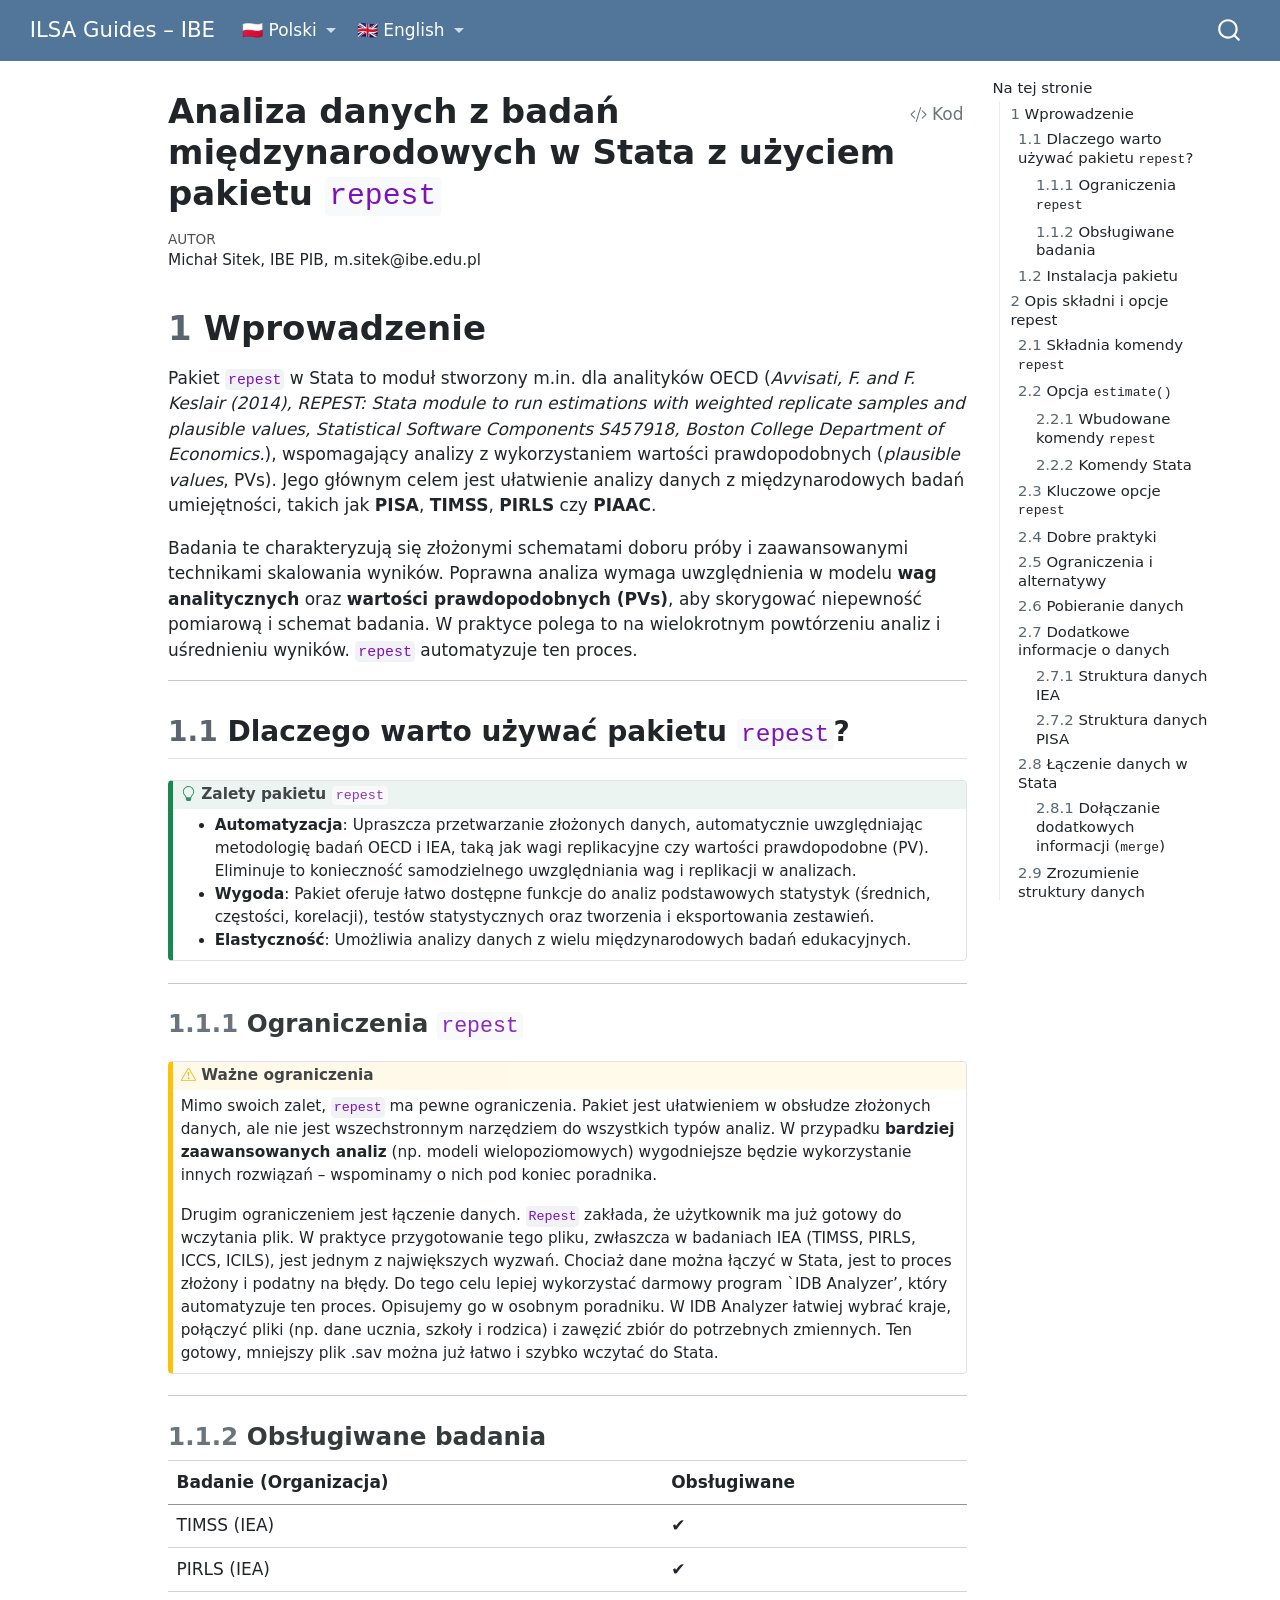
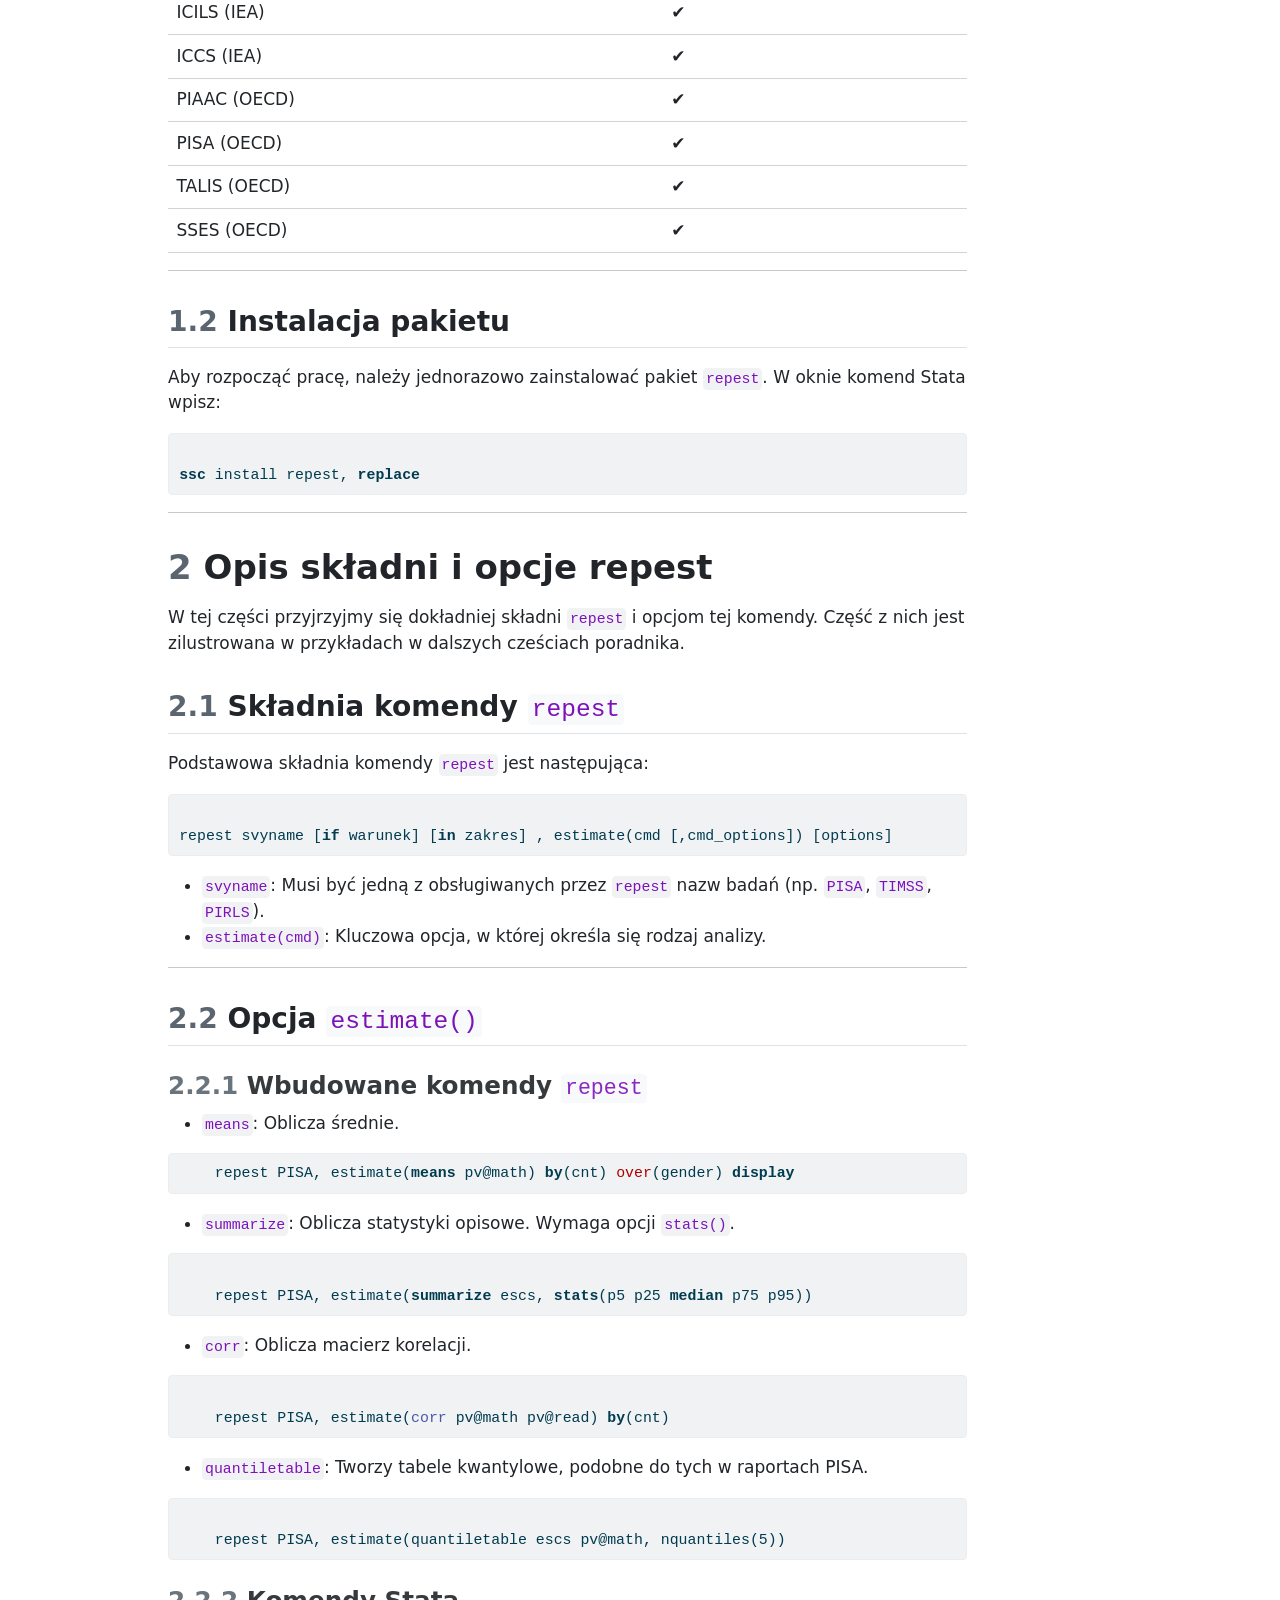
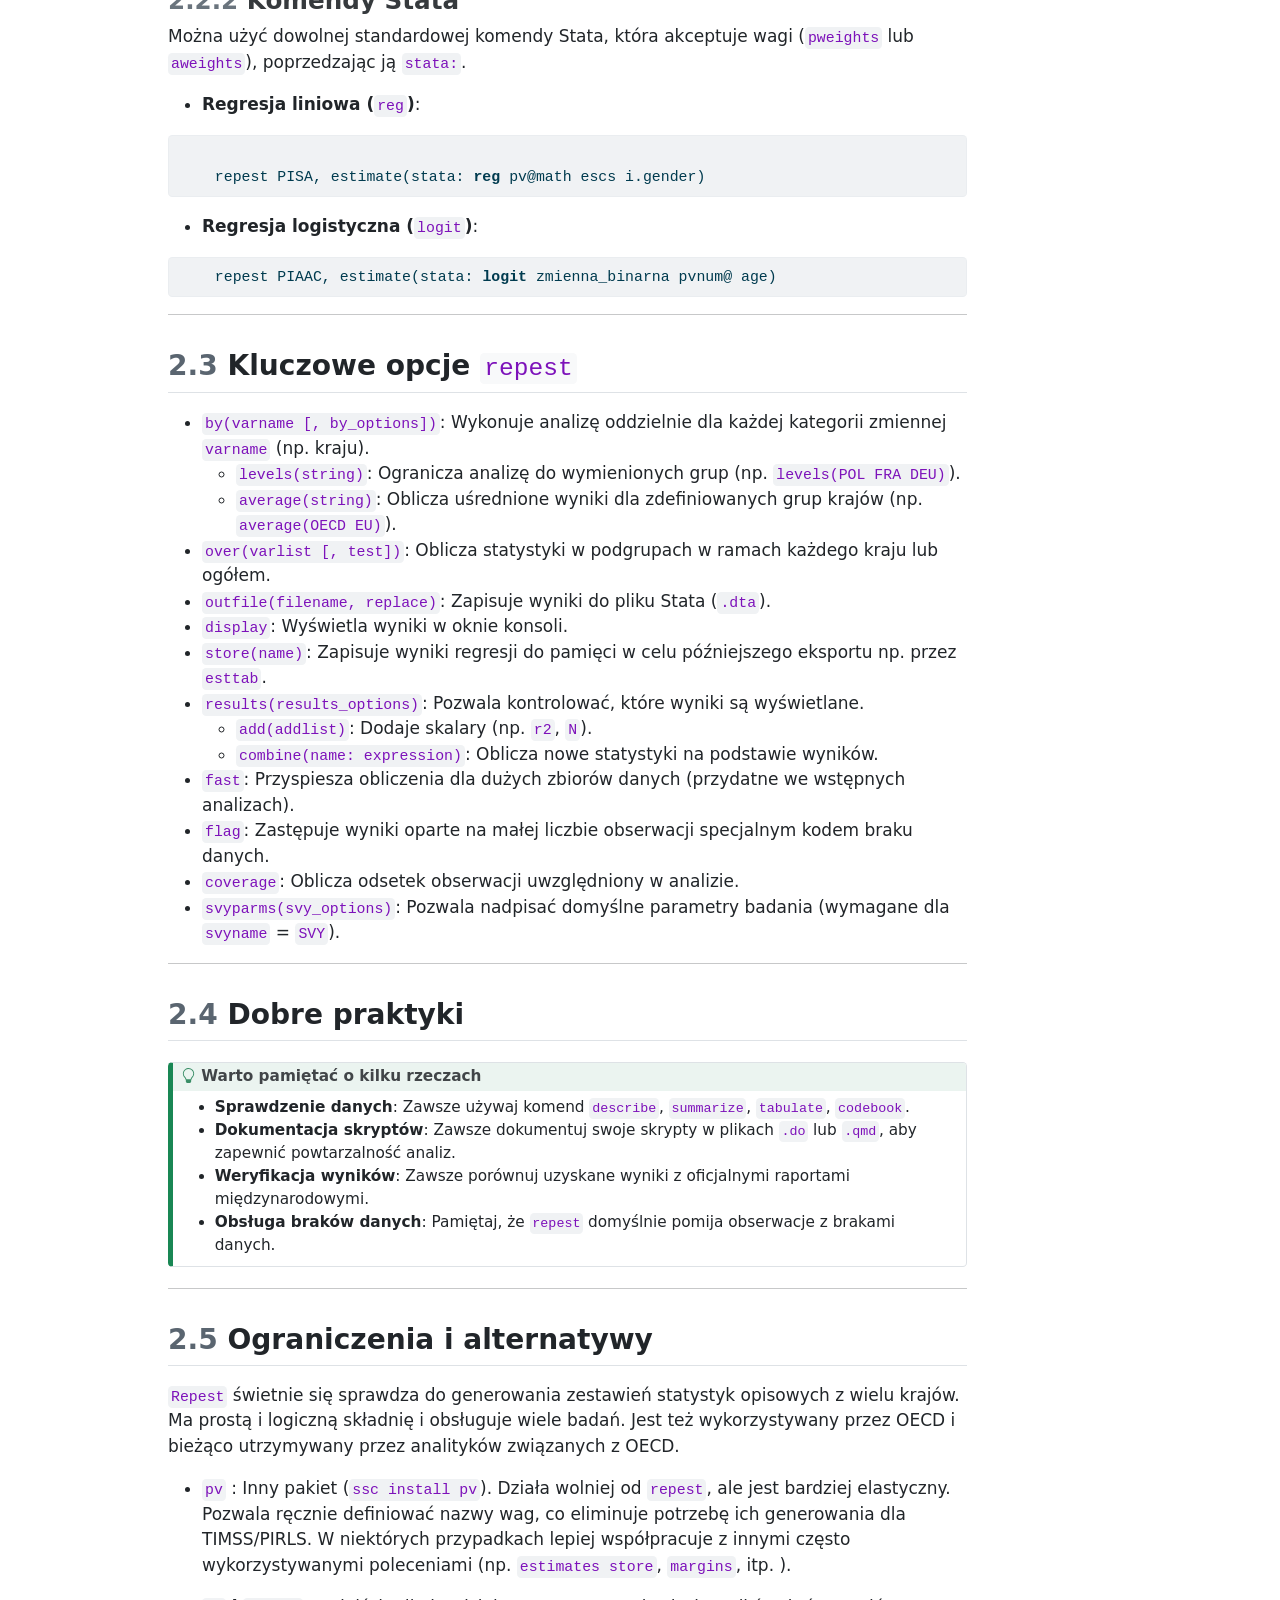
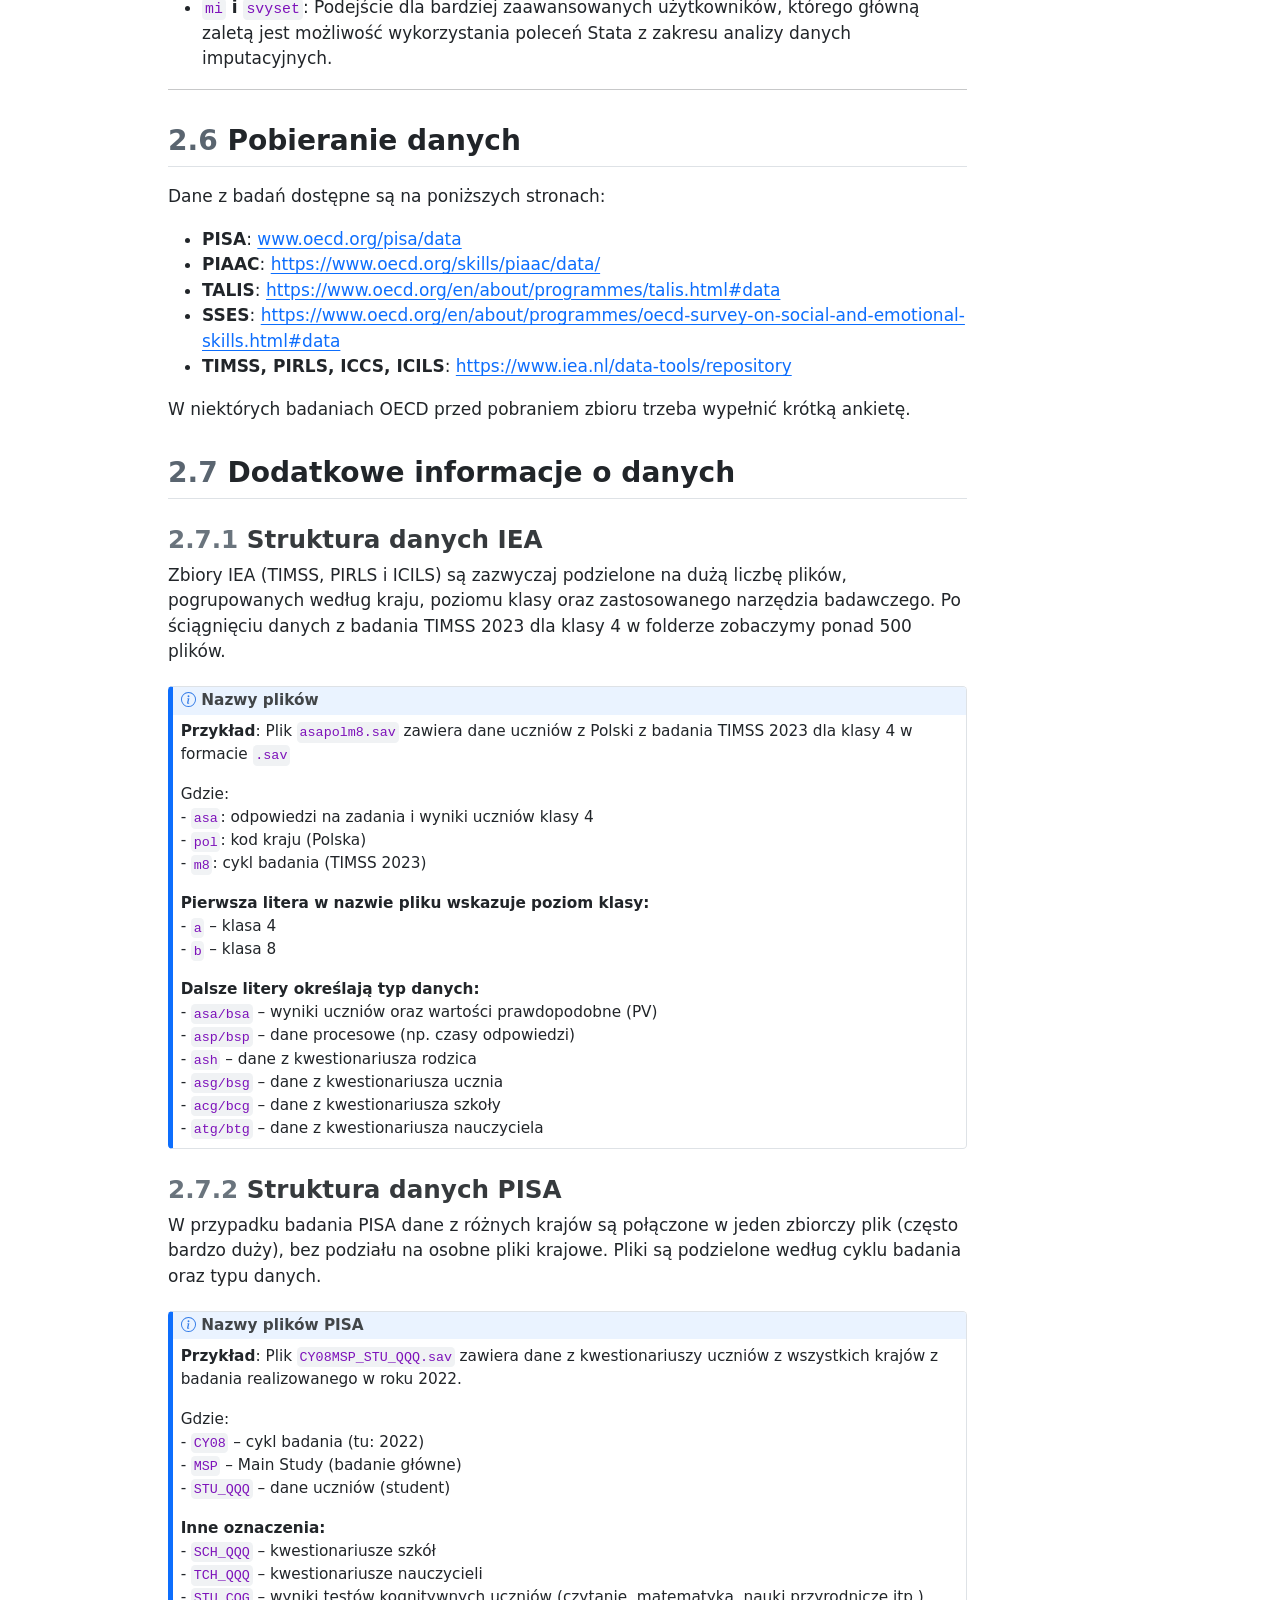
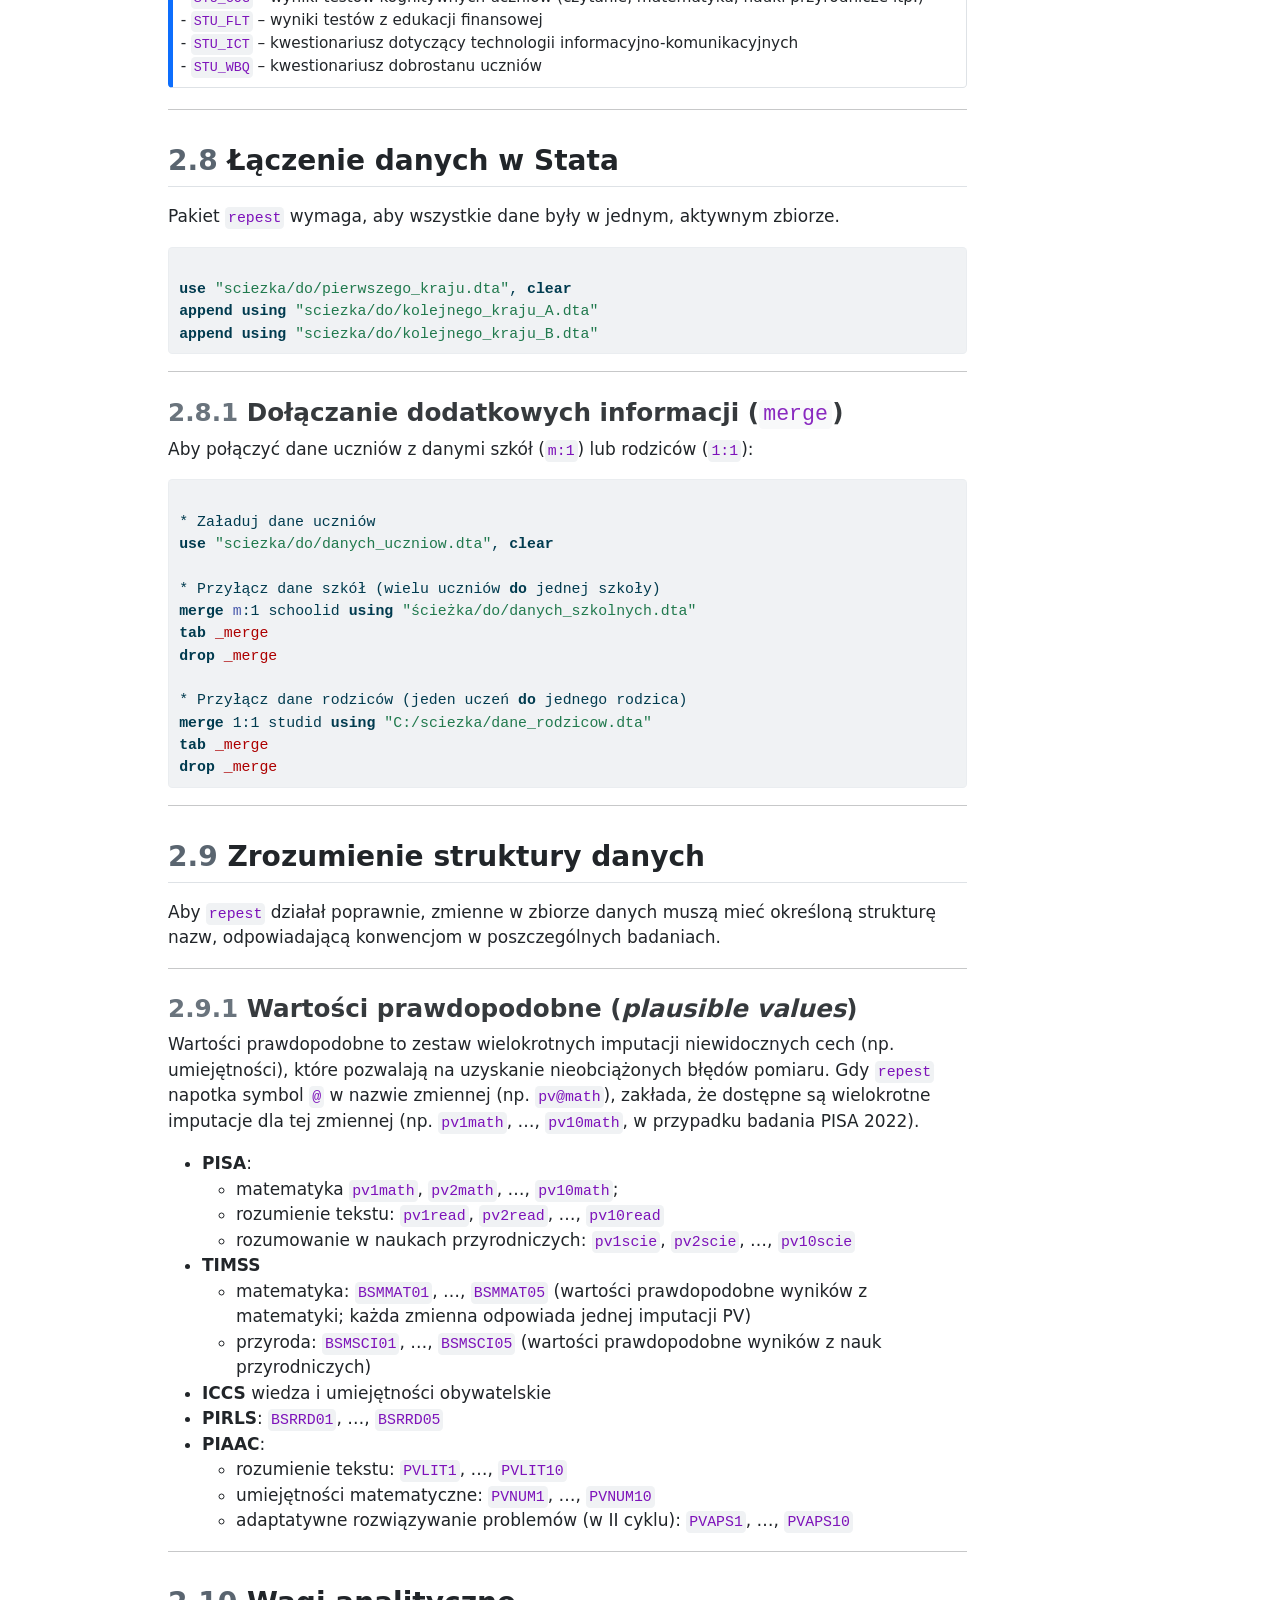
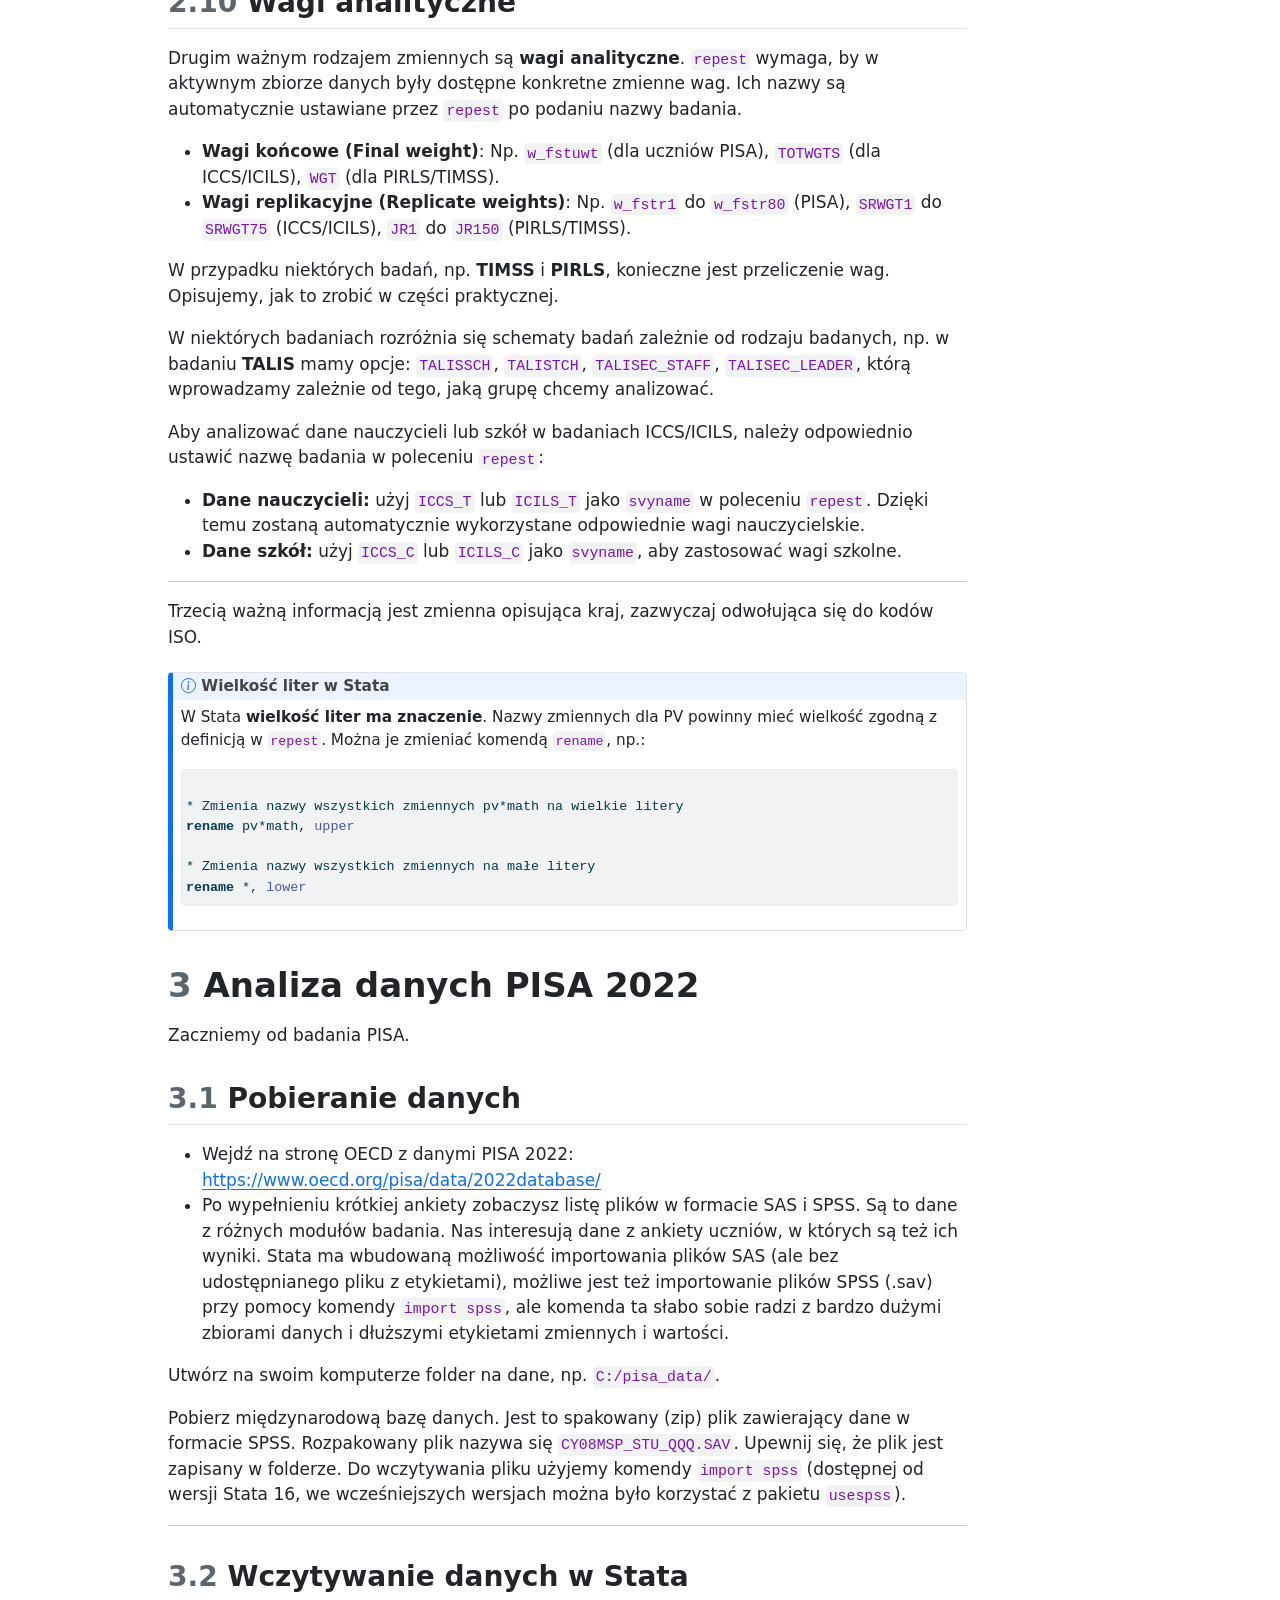
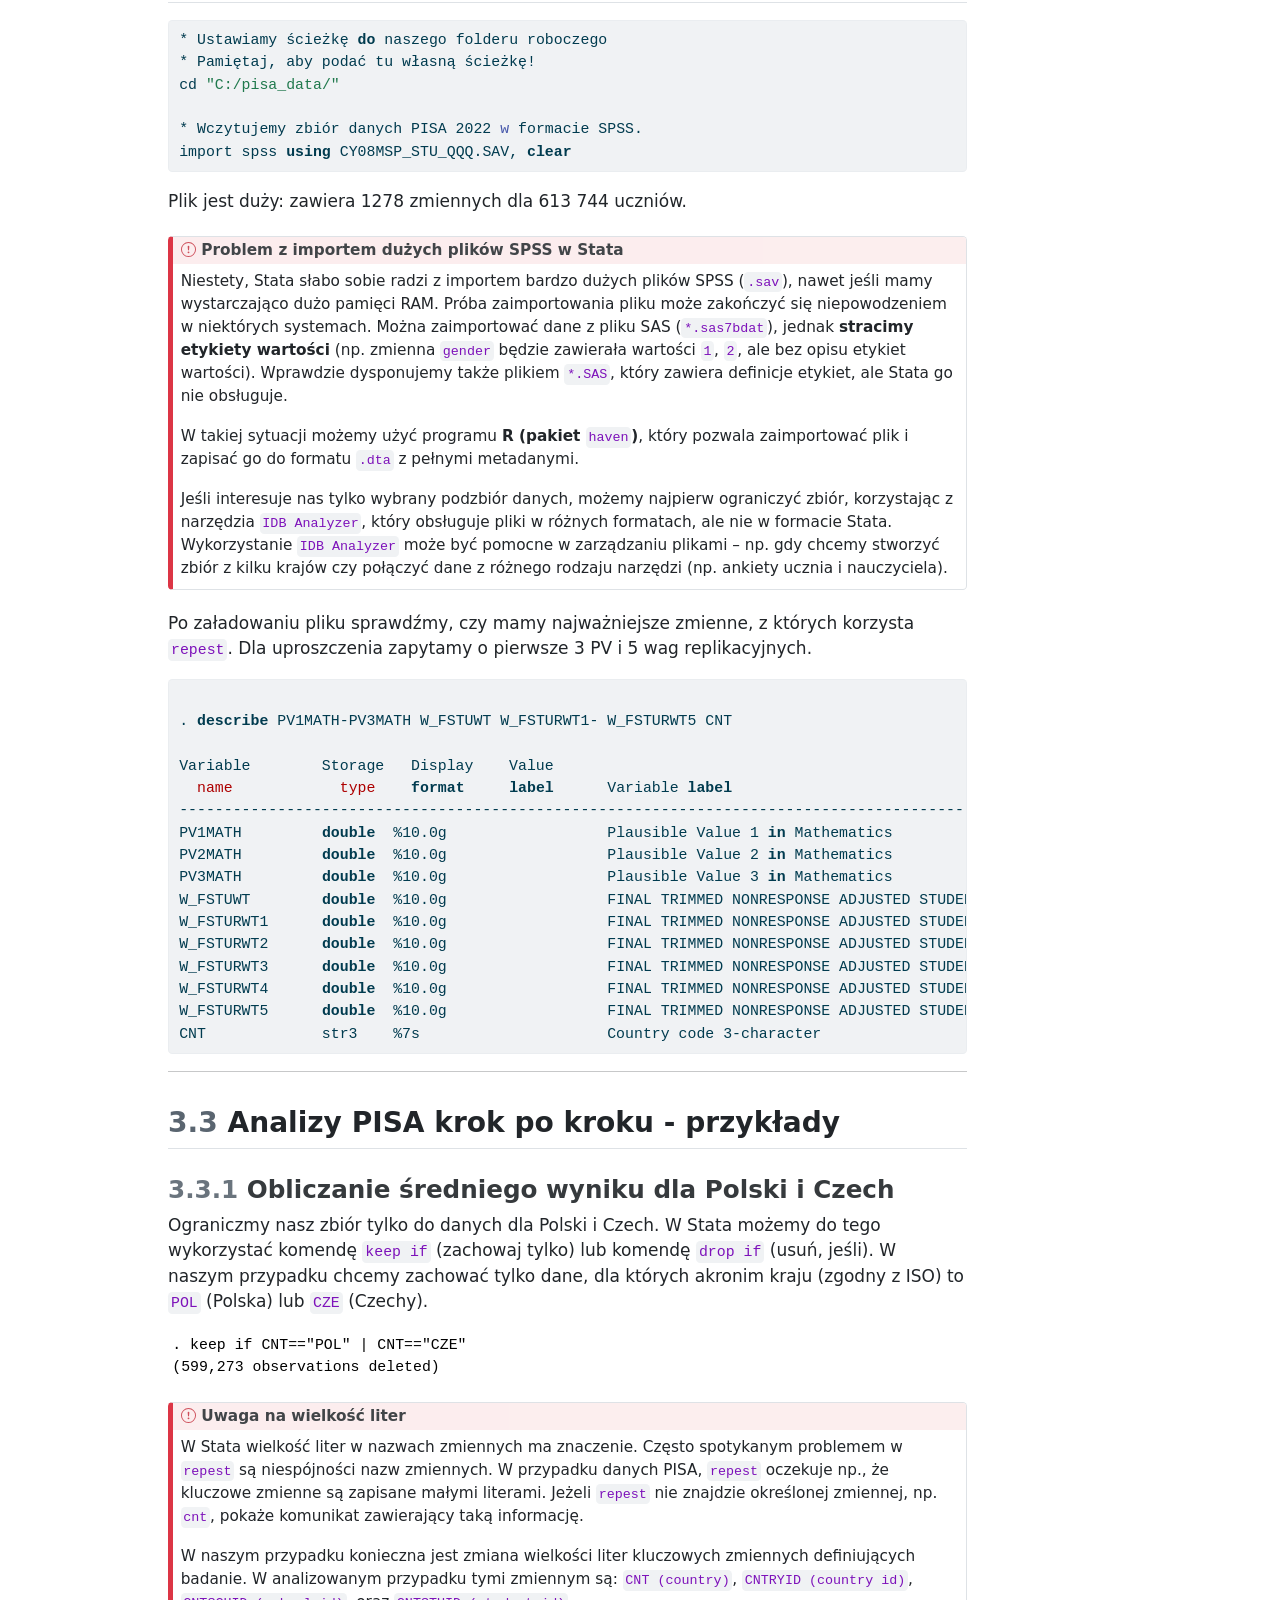
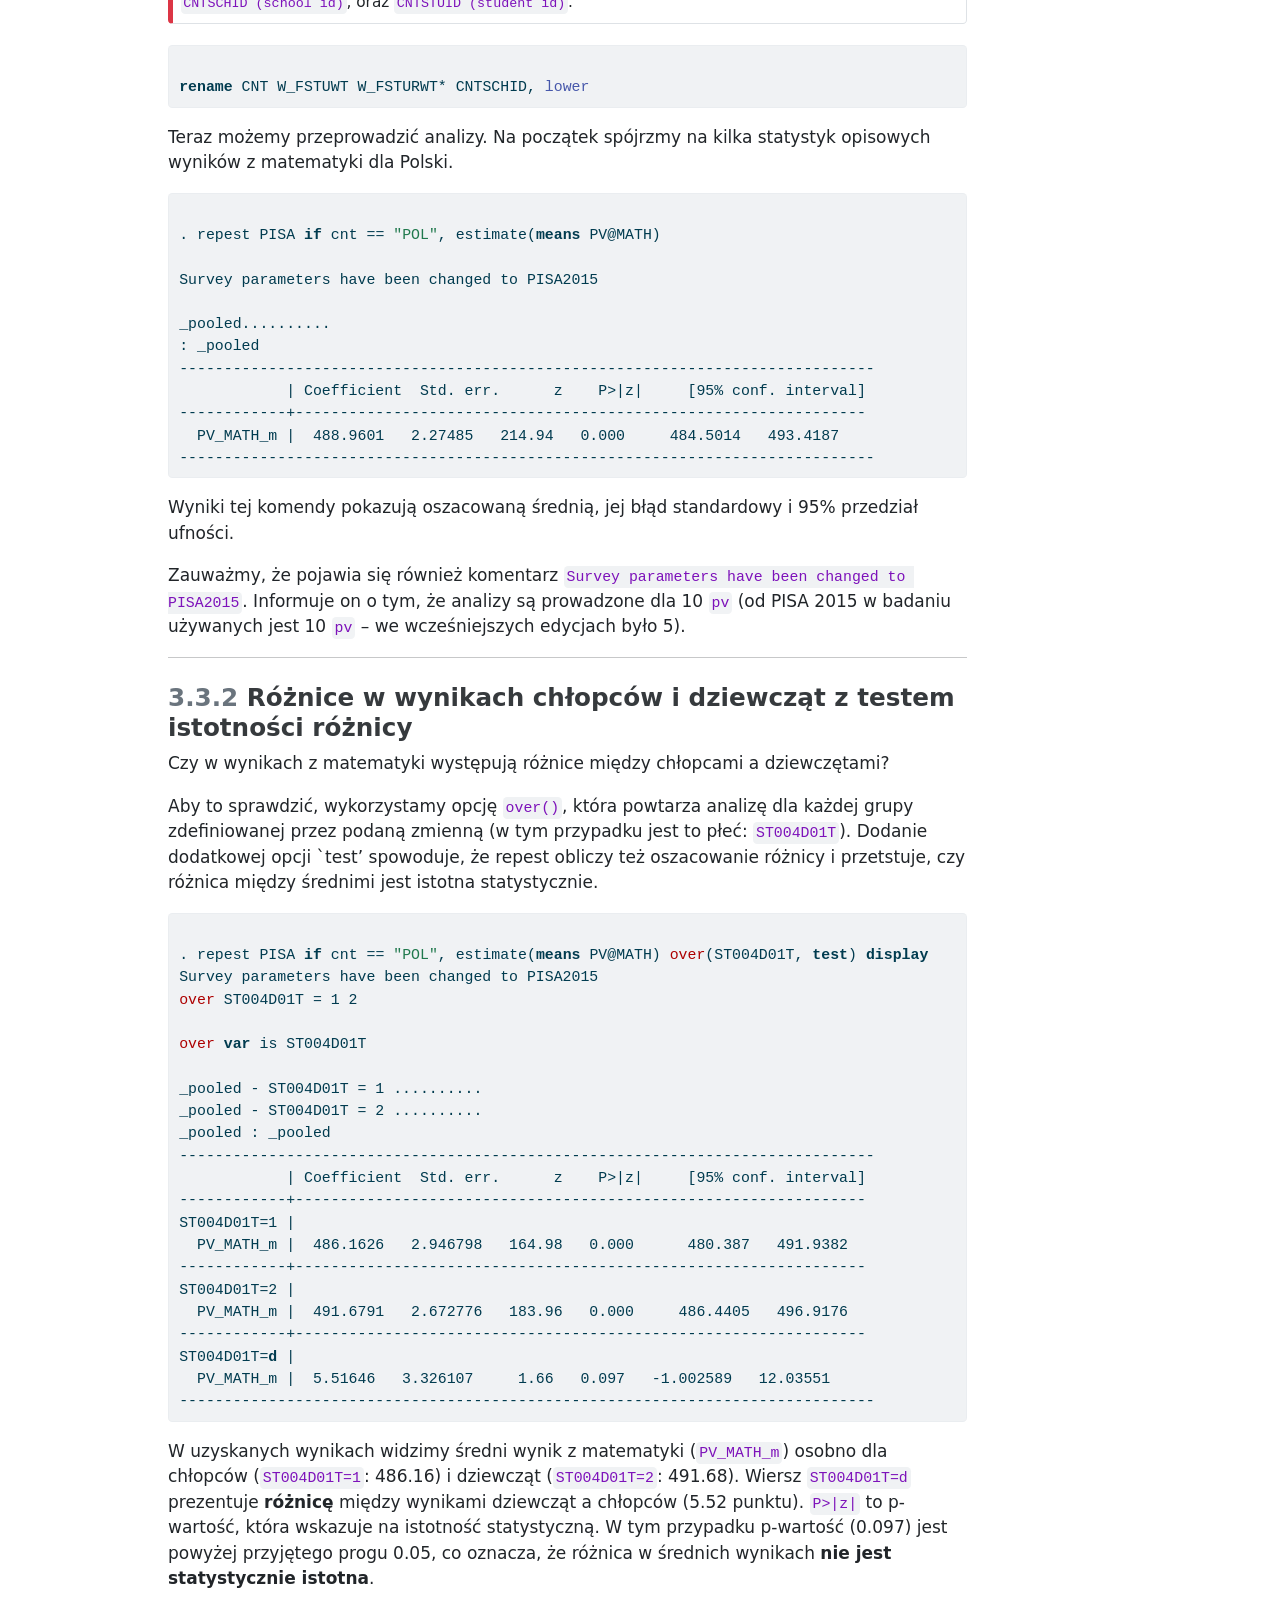
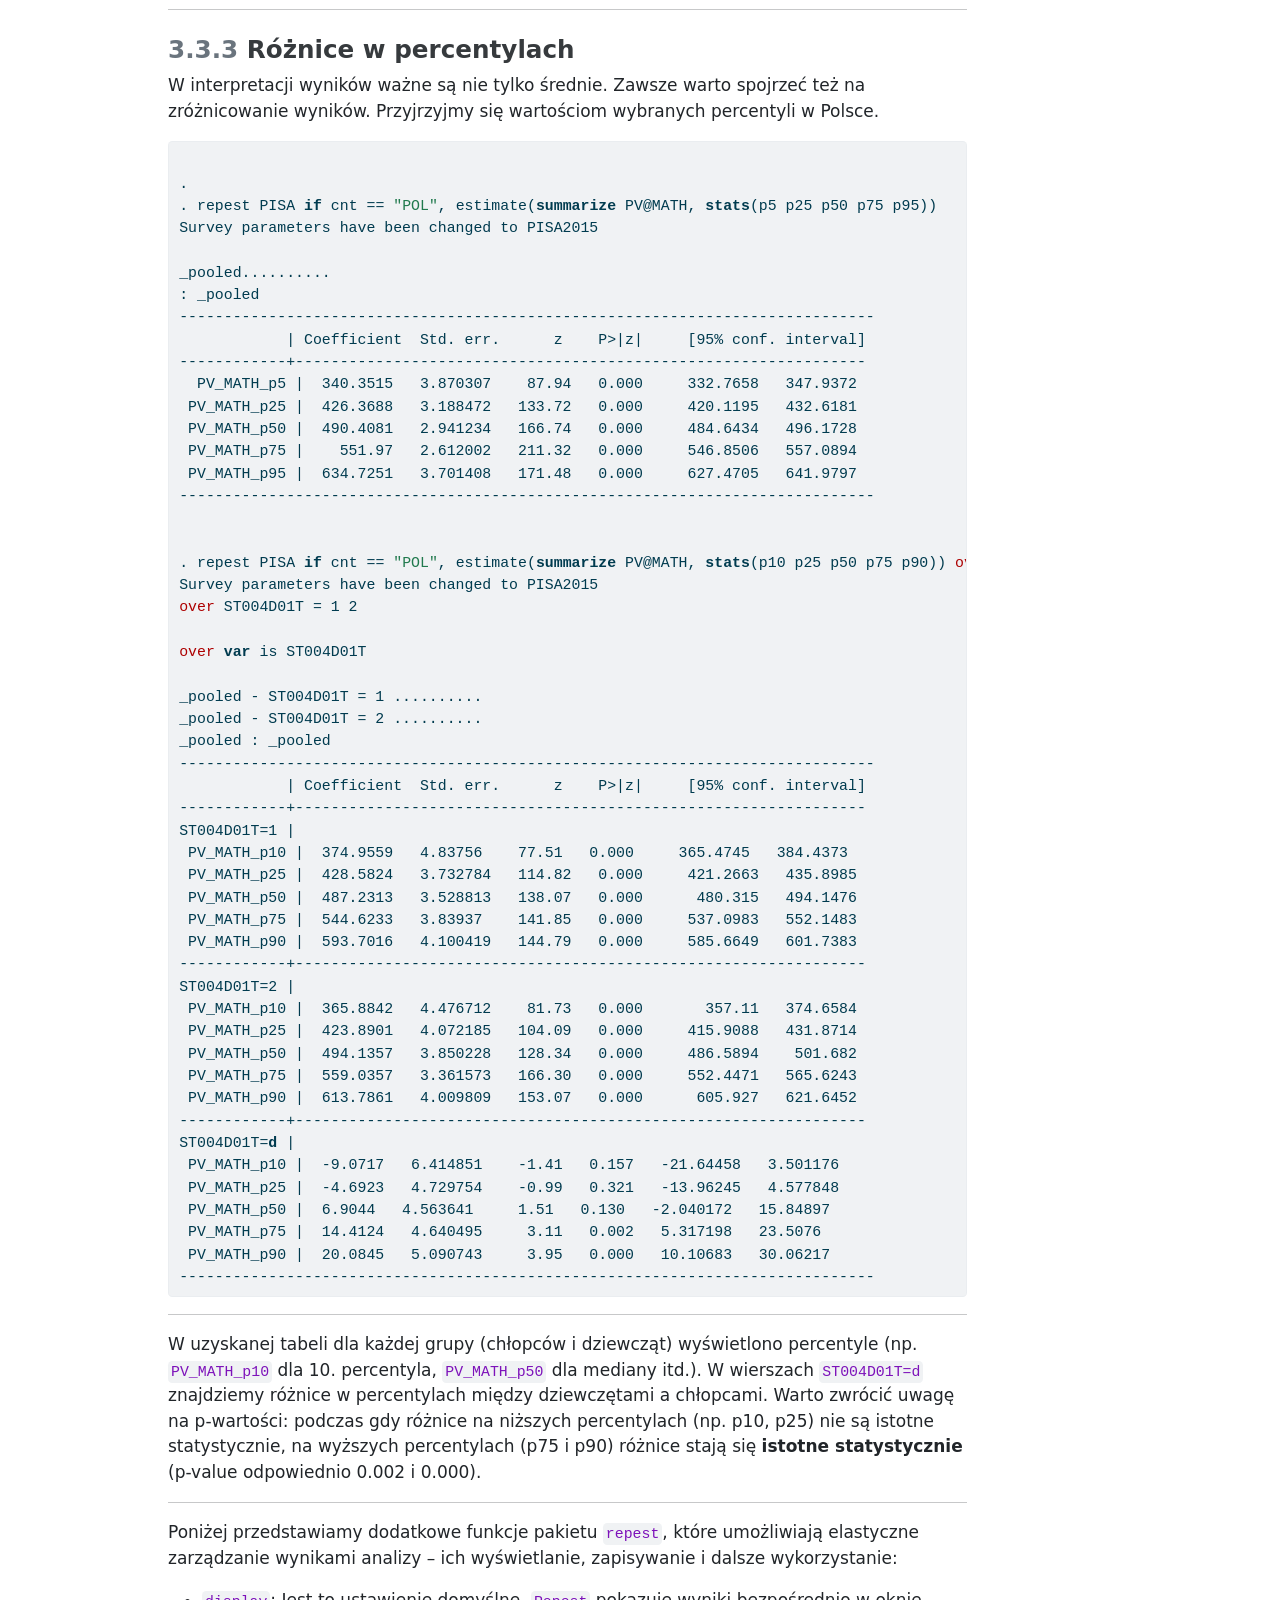
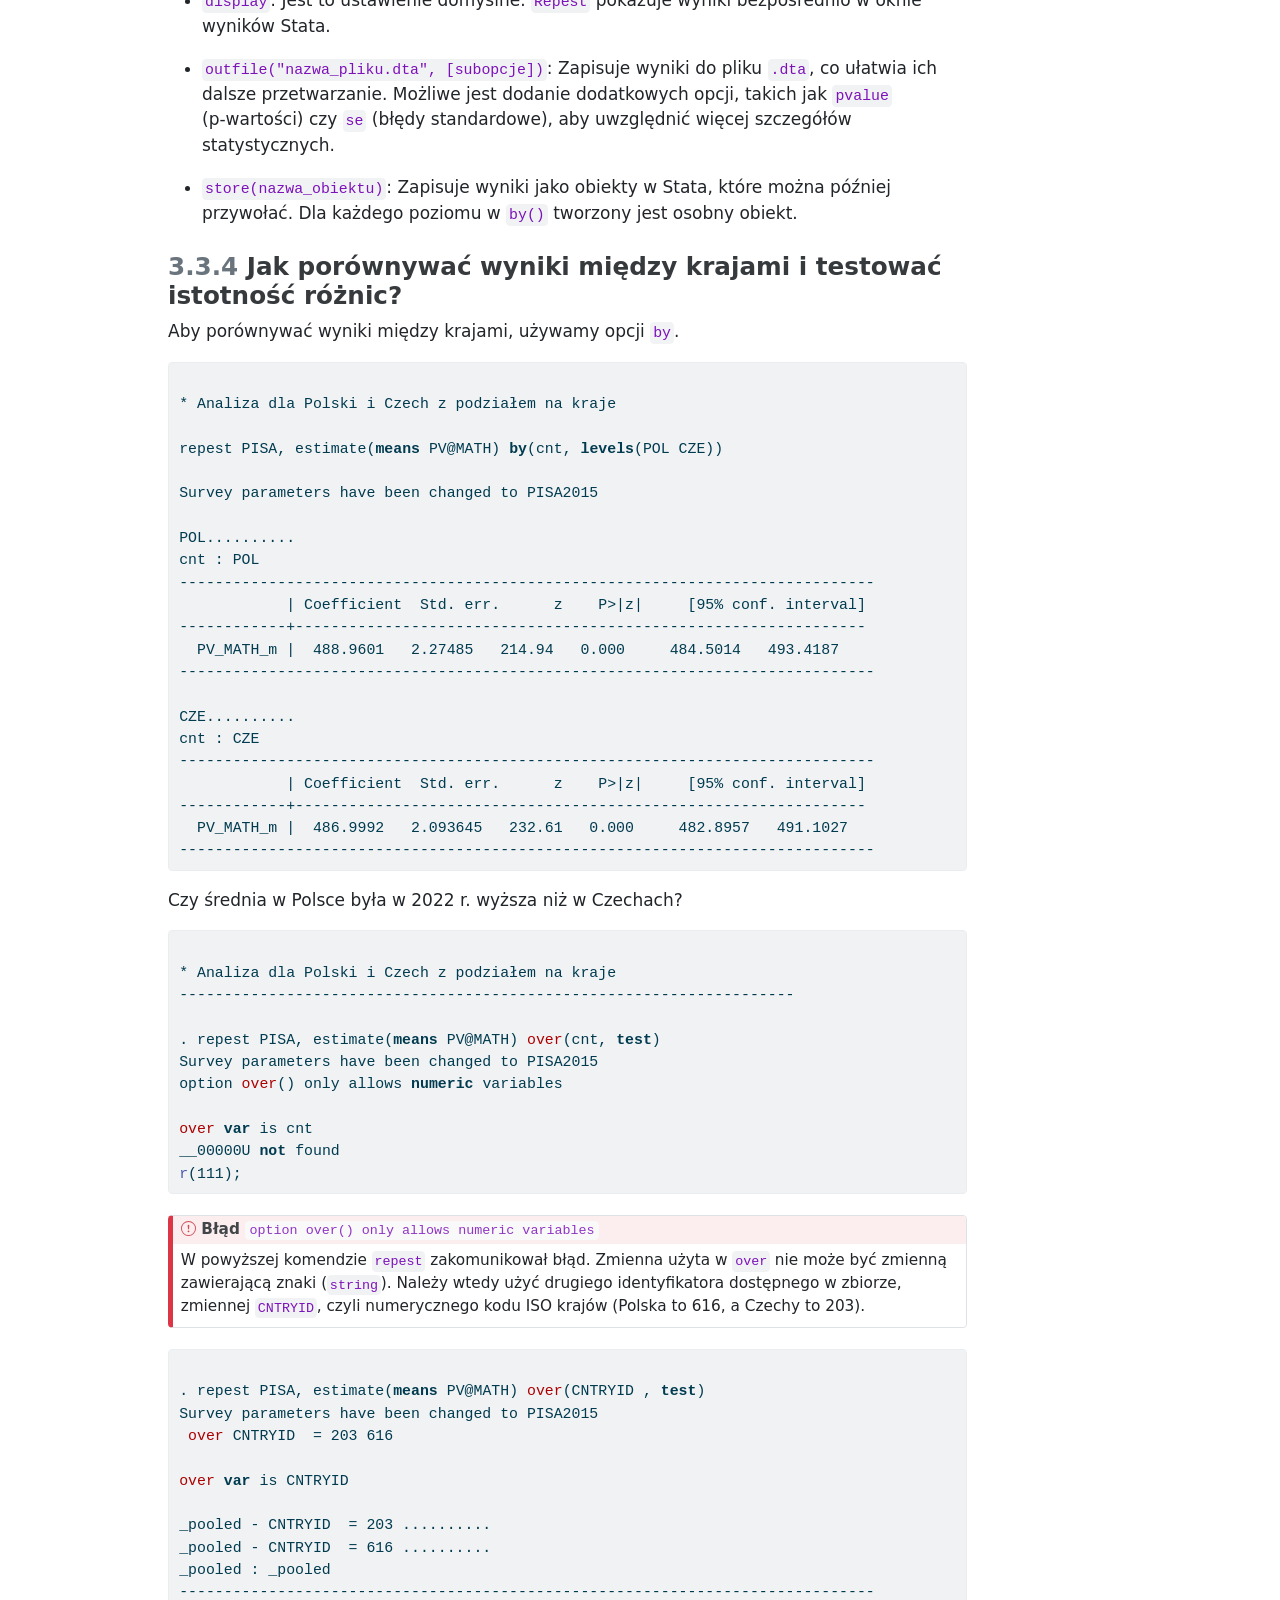
<file: docs/pl/repest.html>
<!DOCTYPE html>
<html xmlns="http://www.w3.org/1999/xhtml" lang="pl" xml:lang="pl"><head>

<meta charset="utf-8">
<meta name="generator" content="quarto-1.9.37">

<meta name="viewport" content="width=device-width, initial-scale=1.0, user-scalable=yes">

<meta name="author" content="Michał Sitek, IBE PIB, m.sitek@ibe.edu.pl">

<title>Analiza danych z badań międzynarodowych w Stata z użyciem pakietu repest – ILSA Guides – IBE</title>
<style>
/* Default styles provided by pandoc.
** See https://pandoc.org/MANUAL.html#variables-for-html for config info.
*/
code{white-space: pre-wrap;}
span.smallcaps{font-variant: small-caps;}
div.columns{display: flex; gap: min(4vw, 1.5em);}
div.column{flex: auto; overflow-x: auto;}
div.hanging-indent{margin-left: 1.5em; text-indent: -1.5em;}
ul.task-list{list-style: none;}
ul.task-list li input[type="checkbox"] {
  width: 0.8em;
  margin: 0 0.8em 0.2em -1em; /* quarto-specific, see https://github.com/quarto-dev/quarto-cli/issues/4556 */ 
  vertical-align: middle;
}
/* CSS for syntax highlighting */
html { -webkit-text-size-adjust: 100%; }
pre > code.sourceCode { white-space: pre; position: relative; }
pre > code.sourceCode > span { display: inline-block; line-height: 1.25; }
pre > code.sourceCode > span:empty { height: 1.2em; }
.sourceCode { overflow: visible; }
code.sourceCode > span { color: inherit; text-decoration: inherit; }
div.sourceCode { margin: 1em 0; }
pre.sourceCode { margin: 0; }
@media screen {
div.sourceCode { overflow: auto; }
}
@media print {
pre > code.sourceCode { white-space: pre-wrap; }
pre > code.sourceCode > span { text-indent: -5em; padding-left: 5em; }
}
pre.numberSource code
  { counter-reset: source-line 0; }
pre.numberSource code > span
  { position: relative; left: -4em; counter-increment: source-line; }
pre.numberSource code > span > a:first-child::before
  { content: counter(source-line);
    position: relative; left: -1em; text-align: right; vertical-align: baseline;
    border: none; display: inline-block;
    -webkit-touch-callout: none; -webkit-user-select: none;
    -khtml-user-select: none; -moz-user-select: none;
    -ms-user-select: none; user-select: none;
    padding: 0 4px; width: 4em;
  }
pre.numberSource { margin-left: 3em;  padding-left: 4px; }
div.sourceCode
  {   }
@media screen {
pre > code.sourceCode > span > a:first-child::before { text-decoration: underline; }
}
</style>


<script src="../site_libs/quarto-nav/quarto-nav.js"></script>
<script src="../site_libs/quarto-nav/headroom.min.js"></script>
<script src="../site_libs/clipboard/clipboard.min.js"></script>
<script src="../site_libs/quarto-search/autocomplete.umd.js"></script>
<script src="../site_libs/quarto-search/fuse.min.js"></script>
<script src="../site_libs/quarto-search/quarto-search.js"></script>
<meta name="quarto:offset" content="../">
<script src="../site_libs/quarto-html/quarto.js" type="module"></script>
<script src="../site_libs/quarto-html/tabsets/tabsets.js" type="module"></script>
<script src="../site_libs/quarto-html/popper.min.js"></script>
<script src="../site_libs/quarto-html/tippy.umd.min.js"></script>
<script src="../site_libs/quarto-html/anchor.min.js"></script>
<link href="../site_libs/quarto-html/tippy.css" rel="stylesheet">
<link href="../site_libs/quarto-html/quarto-syntax-highlighting-7f8f88aac4f3542376d5c11b86a4c14d.css" rel="stylesheet" id="quarto-text-highlighting-styles">
<script src="../site_libs/bootstrap/bootstrap.min.js"></script>
<link href="../site_libs/bootstrap/bootstrap-icons.css" rel="stylesheet">
<link href="../site_libs/bootstrap/bootstrap-ece42c8223ec2bf36298a08f122c9a68.min.css" rel="stylesheet" append-hash="true" id="quarto-bootstrap" data-mode="light">
<script id="quarto-search-options" type="application/json">{
  "location": "navbar",
  "copy-button": false,
  "collapse-after": 3,
  "panel-placement": "end",
  "type": "overlay",
  "limit": 50,
  "keyboard-shortcut": [
    "f",
    "/",
    "s"
  ],
  "show-item-context": false,
  "language": {
    "search-no-results-text": "Brak wyników",
    "search-matching-documents-text": "dopasowane dokumenty",
    "search-copy-link-title": "Kopiuj link do wyszukiwania",
    "search-hide-matches-text": "Ukryj dodatkowe dopasowania",
    "search-more-match-text": "więcej dopasowań w tym dokumencie",
    "search-more-matches-text": "więcej dopasowań w tym dokumencie",
    "search-clear-button-title": "Wyczyść",
    "search-text-placeholder": "",
    "search-detached-cancel-button-title": "Anuluj",
    "search-submit-button-title": "Zatwierdź",
    "search-label": "Szukaj"
  }
}</script>


</head>

<body class="nav-fixed quarto-light">

<div id="quarto-search-results"></div>
  <header id="quarto-header" class="headroom fixed-top">
    <nav class="navbar navbar-expand-lg " data-bs-theme="dark">
      <div class="navbar-container container-fluid">
      <div class="navbar-brand-container mx-auto">
    <a class="navbar-brand" href="../index.html">
    <span class="navbar-title">ILSA Guides – IBE</span>
    </a>
  </div>
            <div id="quarto-search" class="" title="Szukaj"></div>
          <button class="navbar-toggler" type="button" data-bs-toggle="collapse" data-bs-target="#navbarCollapse" aria-controls="navbarCollapse" role="menu" aria-expanded="false" aria-label="Przełącz nawigację" onclick="if (window.quartoToggleHeadroom) { window.quartoToggleHeadroom(); }">
  <span class="navbar-toggler-icon"></span>
</button>
          <div class="collapse navbar-collapse" id="navbarCollapse">
            <ul class="navbar-nav navbar-nav-scroll me-auto">
  <li class="nav-item dropdown ">
    <a class="nav-link dropdown-toggle" href="#" id="nav-menu-polski" role="link" data-bs-toggle="dropdown" aria-expanded="false">
 <span class="menu-text">🇵🇱 Polski</span>
    </a>
    <ul class="dropdown-menu" aria-labelledby="nav-menu-polski">    
        <li>
    <a class="dropdown-item" href="../pl/intsvy.html">
 <span class="dropdown-text">intsvy (R)</span></a>
  </li>  
        <li>
    <a class="dropdown-item" href="../pl/rrepest.html">
 <span class="dropdown-text">Rrepest (R)</span></a>
  </li>  
        <li>
    <a class="dropdown-item" href="../pl/repest.html">
 <span class="dropdown-text">repest (Stata)</span></a>
  </li>  
        <li>
    <a class="dropdown-item" href="../pl/idb.html">
 <span class="dropdown-text">IDB Analyzer</span></a>
  </li>  
        <li>
    <a class="dropdown-item" href="../pl/spss.html">
 <span class="dropdown-text">SPSS</span></a>
  </li>  
    </ul>
  </li>
  <li class="nav-item dropdown ">
    <a class="nav-link dropdown-toggle" href="#" id="nav-menu-english" role="link" data-bs-toggle="dropdown" aria-expanded="false">
 <span class="menu-text">🇬🇧 English</span>
    </a>
    <ul class="dropdown-menu" aria-labelledby="nav-menu-english">    
        <li>
    <a class="dropdown-item" href="../en/intsvy.html">
 <span class="dropdown-text">intsvy (R)</span></a>
  </li>  
        <li>
    <a class="dropdown-item" href="../en/rrepest.html">
 <span class="dropdown-text">Rrepest (R)</span></a>
  </li>  
        <li>
    <a class="dropdown-item" href="../en/repest.html">
 <span class="dropdown-text">repest (Stata)</span></a>
  </li>  
        <li>
    <a class="dropdown-item" href="../en/idb.html">
 <span class="dropdown-text">IDB Analyzer</span></a>
  </li>  
        <li>
    <a class="dropdown-item" href="../en/spss.html">
 <span class="dropdown-text">SPSS</span></a>
  </li>  
    </ul>
  </li>
</ul>
          </div> <!-- /navcollapse -->
            <div class="quarto-navbar-tools">
</div>
      </div> <!-- /container-fluid -->
    </nav>
</header>
<!-- content -->
<div id="quarto-content" class="quarto-container page-columns page-rows-contents page-layout-article page-navbar">
<!-- sidebar -->
<!-- margin-sidebar -->
    <div id="quarto-margin-sidebar" class="sidebar margin-sidebar">
        <nav id="TOC" role="doc-toc" class="toc-active" data-toc-expanded="99">
    <h2 id="toc-title">Na tej stronie</h2>
   
  <ul>
  <li><a href="#wprowadzenie" id="toc-wprowadzenie" class="nav-link active" data-scroll-target="#wprowadzenie"><span class="header-section-number">1</span> Wprowadzenie</a>
  <ul>
  <li><a href="#dlaczego-warto-używać-pakietu-repest" id="toc-dlaczego-warto-używać-pakietu-repest" class="nav-link" data-scroll-target="#dlaczego-warto-używać-pakietu-repest"><span class="header-section-number">1.1</span> Dlaczego warto używać pakietu <code>repest</code>?</a>
  <ul class="collapse">
  <li><a href="#ograniczenia-repest" id="toc-ograniczenia-repest" class="nav-link" data-scroll-target="#ograniczenia-repest"><span class="header-section-number">1.1.1</span> Ograniczenia <code>repest</code></a></li>
  <li><a href="#obsługiwane-badania" id="toc-obsługiwane-badania" class="nav-link" data-scroll-target="#obsługiwane-badania"><span class="header-section-number">1.1.2</span> Obsługiwane badania</a></li>
  </ul></li>
  <li><a href="#instalacja-pakietu" id="toc-instalacja-pakietu" class="nav-link" data-scroll-target="#instalacja-pakietu"><span class="header-section-number">1.2</span> Instalacja pakietu</a></li>
  </ul></li>
  <li><a href="#opis-składni-i-opcje-repest" id="toc-opis-składni-i-opcje-repest" class="nav-link" data-scroll-target="#opis-składni-i-opcje-repest"><span class="header-section-number">2</span> Opis składni i opcje repest</a>
  <ul>
  <li><a href="#składnia-komendy-repest" id="toc-składnia-komendy-repest" class="nav-link" data-scroll-target="#składnia-komendy-repest"><span class="header-section-number">2.1</span> Składnia komendy <code>repest</code></a></li>
  <li><a href="#opcja-estimate" id="toc-opcja-estimate" class="nav-link" data-scroll-target="#opcja-estimate"><span class="header-section-number">2.2</span> Opcja <code>estimate()</code></a>
  <ul class="collapse">
  <li><a href="#wbudowane-komendy-repest" id="toc-wbudowane-komendy-repest" class="nav-link" data-scroll-target="#wbudowane-komendy-repest"><span class="header-section-number">2.2.1</span> Wbudowane komendy <code>repest</code></a></li>
  <li><a href="#komendy-stata" id="toc-komendy-stata" class="nav-link" data-scroll-target="#komendy-stata"><span class="header-section-number">2.2.2</span> Komendy Stata</a></li>
  </ul></li>
  <li><a href="#kluczowe-opcje-repest" id="toc-kluczowe-opcje-repest" class="nav-link" data-scroll-target="#kluczowe-opcje-repest"><span class="header-section-number">2.3</span> Kluczowe opcje <code>repest</code></a></li>
  <li><a href="#dobre-praktyki" id="toc-dobre-praktyki" class="nav-link" data-scroll-target="#dobre-praktyki"><span class="header-section-number">2.4</span> Dobre praktyki</a></li>
  <li><a href="#ograniczenia-i-alternatywy" id="toc-ograniczenia-i-alternatywy" class="nav-link" data-scroll-target="#ograniczenia-i-alternatywy"><span class="header-section-number">2.5</span> Ograniczenia i alternatywy</a></li>
  <li><a href="#pobieranie-danych" id="toc-pobieranie-danych" class="nav-link" data-scroll-target="#pobieranie-danych"><span class="header-section-number">2.6</span> Pobieranie danych</a></li>
  <li><a href="#dodatkowe-informacje-o-danych" id="toc-dodatkowe-informacje-o-danych" class="nav-link" data-scroll-target="#dodatkowe-informacje-o-danych"><span class="header-section-number">2.7</span> Dodatkowe informacje o danych</a>
  <ul class="collapse">
  <li><a href="#struktura-danych-iea" id="toc-struktura-danych-iea" class="nav-link" data-scroll-target="#struktura-danych-iea"><span class="header-section-number">2.7.1</span> Struktura danych IEA</a></li>
  <li><a href="#struktura-danych-pisa" id="toc-struktura-danych-pisa" class="nav-link" data-scroll-target="#struktura-danych-pisa"><span class="header-section-number">2.7.2</span> Struktura danych PISA</a></li>
  </ul></li>
  <li><a href="#łączenie-danych-w-stata" id="toc-łączenie-danych-w-stata" class="nav-link" data-scroll-target="#łączenie-danych-w-stata"><span class="header-section-number">2.8</span> Łączenie danych w Stata</a>
  <ul class="collapse">
  <li><a href="#dołączanie-dodatkowych-informacji-merge" id="toc-dołączanie-dodatkowych-informacji-merge" class="nav-link" data-scroll-target="#dołączanie-dodatkowych-informacji-merge"><span class="header-section-number">2.8.1</span> Dołączanie dodatkowych informacji (<code>merge</code>)</a></li>
  </ul></li>
  <li><a href="#zrozumienie-struktury-danych" id="toc-zrozumienie-struktury-danych" class="nav-link" data-scroll-target="#zrozumienie-struktury-danych"><span class="header-section-number">2.9</span> Zrozumienie struktury danych</a>
  <ul class="collapse">
  <li><a href="#wartości-prawdopodobne-plausible-values" id="toc-wartości-prawdopodobne-plausible-values" class="nav-link" data-scroll-target="#wartości-prawdopodobne-plausible-values"><span class="header-section-number">2.9.1</span> Wartości prawdopodobne (<em>plausible values</em>)</a></li>
  </ul></li>
  <li><a href="#wagi-analityczne" id="toc-wagi-analityczne" class="nav-link" data-scroll-target="#wagi-analityczne"><span class="header-section-number">2.10</span> Wagi analityczne</a></li>
  </ul></li>
  <li><a href="#analiza-danych-pisa-2022" id="toc-analiza-danych-pisa-2022" class="nav-link" data-scroll-target="#analiza-danych-pisa-2022"><span class="header-section-number">3</span> Analiza danych PISA 2022</a>
  <ul>
  <li><a href="#pobieranie-danych-1" id="toc-pobieranie-danych-1" class="nav-link" data-scroll-target="#pobieranie-danych-1"><span class="header-section-number">3.1</span> Pobieranie danych</a></li>
  <li><a href="#wczytywanie-danych-w-stata" id="toc-wczytywanie-danych-w-stata" class="nav-link" data-scroll-target="#wczytywanie-danych-w-stata"><span class="header-section-number">3.2</span> Wczytywanie danych w Stata</a></li>
  <li><a href="#analizy-pisa-krok-po-kroku---przykłady" id="toc-analizy-pisa-krok-po-kroku---przykłady" class="nav-link" data-scroll-target="#analizy-pisa-krok-po-kroku---przykłady"><span class="header-section-number">3.3</span> Analizy PISA krok po kroku - przykłady</a>
  <ul class="collapse">
  <li><a href="#obliczanie-średniego-wyniku-dla-polski-i-czech" id="toc-obliczanie-średniego-wyniku-dla-polski-i-czech" class="nav-link" data-scroll-target="#obliczanie-średniego-wyniku-dla-polski-i-czech"><span class="header-section-number">3.3.1</span> Obliczanie średniego wyniku dla Polski i Czech</a></li>
  <li><a href="#różnice-w-wynikach-chłopców-i-dziewcząt-z-testem-istotności-różnicy" id="toc-różnice-w-wynikach-chłopców-i-dziewcząt-z-testem-istotności-różnicy" class="nav-link" data-scroll-target="#różnice-w-wynikach-chłopców-i-dziewcząt-z-testem-istotności-różnicy"><span class="header-section-number">3.3.2</span> Różnice w wynikach chłopców i dziewcząt z testem istotności różnicy</a></li>
  <li><a href="#różnice-w-percentylach" id="toc-różnice-w-percentylach" class="nav-link" data-scroll-target="#różnice-w-percentylach"><span class="header-section-number">3.3.3</span> Różnice w percentylach</a></li>
  <li><a href="#jak-porównywać-wyniki-między-krajami-i-testować-istotność-różnic" id="toc-jak-porównywać-wyniki-między-krajami-i-testować-istotność-różnic" class="nav-link" data-scroll-target="#jak-porównywać-wyniki-między-krajami-i-testować-istotność-różnic"><span class="header-section-number">3.3.4</span> Jak porównywać wyniki między krajami i testować istotność różnic?</a></li>
  <li><a href="#odsetki-uczniów-według-poziomów-umiejętności" id="toc-odsetki-uczniów-według-poziomów-umiejętności" class="nav-link" data-scroll-target="#odsetki-uczniów-według-poziomów-umiejętności"><span class="header-section-number">3.3.5</span> Odsetki uczniów według poziomów umiejętności</a></li>
  <li><a href="#regresja-liniowa" id="toc-regresja-liniowa" class="nav-link" data-scroll-target="#regresja-liniowa"><span class="header-section-number">3.3.6</span> Regresja liniowa</a></li>
  </ul></li>
  </ul></li>
  <li><a href="#analiza-danych-timss-i-pirls" id="toc-analiza-danych-timss-i-pirls" class="nav-link" data-scroll-target="#analiza-danych-timss-i-pirls"><span class="header-section-number">4</span> Analiza Danych TIMSS ( i PIRLS)</a>
  <ul>
  <li><a href="#struktura-plików" id="toc-struktura-plików" class="nav-link" data-scroll-target="#struktura-plików"><span class="header-section-number">4.1</span> Struktura plików</a></li>
  <li><a href="#przygotowanie-danych-timss" id="toc-przygotowanie-danych-timss" class="nav-link" data-scroll-target="#przygotowanie-danych-timss"><span class="header-section-number">4.2</span> Przygotowanie danych TIMSS</a>
  <ul class="collapse">
  <li><a href="#pobieranie-i-łączenie-danych" id="toc-pobieranie-i-łączenie-danych" class="nav-link" data-scroll-target="#pobieranie-i-łączenie-danych"><span class="header-section-number">4.2.1</span> Pobieranie i łączenie danych</a></li>
  </ul></li>
  <li><a href="#przygotowanie-wag-dla-repest-kluczowy-etap" id="toc-przygotowanie-wag-dla-repest-kluczowy-etap" class="nav-link" data-scroll-target="#przygotowanie-wag-dla-repest-kluczowy-etap"><span class="header-section-number">4.3</span> Przygotowanie wag dla repest (Kluczowy etap!)</a></li>
  <li><a href="#analizy-timss-krok-po-kroku---przykłady" id="toc-analizy-timss-krok-po-kroku---przykłady" class="nav-link" data-scroll-target="#analizy-timss-krok-po-kroku---przykłady"><span class="header-section-number">4.4</span> Analizy TIMSS krok po kroku - przykłady</a>
  <ul class="collapse">
  <li><a href="#różnice-między-płciami-w-polsce" id="toc-różnice-między-płciami-w-polsce" class="nav-link" data-scroll-target="#różnice-między-płciami-w-polsce"><span class="header-section-number">4.4.1</span> Różnice między płciami w Polsce</a></li>
  <li><a href="#poziomy-umiejętności" id="toc-poziomy-umiejętności" class="nav-link" data-scroll-target="#poziomy-umiejętności"><span class="header-section-number">4.4.2</span> Poziomy umiejętności</a></li>
  </ul></li>
  </ul></li>
  </ul>
<div class="quarto-alternate-formats"><h2>Inne formaty</h2><ul><li><a href="repest.pdf"><i class="bi bi-file-pdf"></i>PDF</a></li><li><a href="repest.docx"><i class="bi bi-file-word"></i>MS Word</a></li></ul></div></nav>
    </div>
<!-- main -->
<main class="content" id="quarto-document-content">

<header id="title-block-header" class="quarto-title-block default">
<div class="quarto-title">
<div class="quarto-title-block"><div><h1 class="title">Analiza danych z badań międzynarodowych w Stata z użyciem pakietu <code>repest</code></h1><button type="button" class="btn code-tools-button" id="quarto-code-tools-source"><i class="bi"></i> Kod</button></div></div>
</div>



<div class="quarto-title-meta">

    <div>
    <div class="quarto-title-meta-heading">Autor</div>
    <div class="quarto-title-meta-contents">
             <p>Michał Sitek, IBE PIB, m.sitek@ibe.edu.pl </p>
          </div>
  </div>
    
  
    
  </div>
  


</header>


<section id="wprowadzenie" class="level1" data-number="1">
<h1 data-number="1"><span class="header-section-number">1</span> Wprowadzenie</h1>
<p>Pakiet <strong><code>repest</code></strong> w Stata to moduł stworzony m.in. dla analityków OECD (<em>Avvisati, F. and F. Keslair (2014), REPEST: Stata module to run estimations with weighted replicate samples and plausible values, Statistical Software Components S457918, Boston College Department of Economics.</em>), wspomagający analizy z wykorzystaniem wartości prawdopodobnych (<em>plausible values</em>, PVs). Jego głównym celem jest ułatwienie analizy danych z międzynarodowych badań umiejętności, takich jak <strong>PISA</strong>, <strong>TIMSS</strong>, <strong>PIRLS</strong> czy <strong>PIAAC</strong>.</p>
<p>Badania te charakteryzują się złożonymi schematami doboru próby i zaawansowanymi technikami skalowania wyników. Poprawna analiza wymaga uwzględnienia w modelu <strong>wag analitycznych</strong> oraz <strong>wartości prawdopodobnych (PVs)</strong>, aby skorygować niepewność pomiarową i schemat badania. W praktyce polega to na wielokrotnym powtórzeniu analiz i uśrednieniu wyników. <code>repest</code> automatyzuje ten proces.</p>
<hr>
<section id="dlaczego-warto-używać-pakietu-repest" class="level2" data-number="1.1">
<h2 data-number="1.1" class="anchored" data-anchor-id="dlaczego-warto-używać-pakietu-repest"><span class="header-section-number">1.1</span> Dlaczego warto używać pakietu <code>repest</code>?</h2>
<div class="callout callout-style-default callout-tip callout-titled">
<div class="callout-header d-flex align-content-center">
<div class="callout-icon-container">
<i class="callout-icon"></i>
</div>
<div class="callout-title-container flex-fill">
<span class="screen-reader-only">Wskazówka</span>Zalety pakietu <code>repest</code>
</div>
</div>
<div class="callout-body-container callout-body">
<ul>
<li><strong>Automatyzacja</strong>: Upraszcza przetwarzanie złożonych danych, automatycznie uwzględniając metodologię badań OECD i IEA, taką jak wagi replikacyjne czy wartości prawdopodobne (PV). Eliminuje to konieczność samodzielnego uwzględniania wag i replikacji w analizach.</li>
<li><strong>Wygoda</strong>: Pakiet oferuje łatwo dostępne funkcje do analiz podstawowych statystyk (średnich, częstości, korelacji), testów statystycznych oraz tworzenia i eksportowania zestawień.</li>
<li><strong>Elastyczność</strong>: Umożliwia analizy danych z wielu międzynarodowych badań edukacyjnych.</li>
</ul>
</div>
</div>
<hr>
<section id="ograniczenia-repest" class="level3" data-number="1.1.1">
<h3 data-number="1.1.1" class="anchored" data-anchor-id="ograniczenia-repest"><span class="header-section-number">1.1.1</span> Ograniczenia <code>repest</code></h3>
<div class="callout callout-style-default callout-warning callout-titled">
<div class="callout-header d-flex align-content-center">
<div class="callout-icon-container">
<i class="callout-icon"></i>
</div>
<div class="callout-title-container flex-fill">
<span class="screen-reader-only">Ostrzeżenie</span>Ważne ograniczenia
</div>
</div>
<div class="callout-body-container callout-body">
<p>Mimo swoich zalet, <code>repest</code> ma pewne ograniczenia. Pakiet jest ułatwieniem w obsłudze złożonych danych, ale nie jest wszechstronnym narzędziem do wszystkich typów analiz. W przypadku <strong>bardziej zaawansowanych analiz</strong> (np. modeli wielopoziomowych) wygodniejsze będzie wykorzystanie innych rozwiązań – wspominamy o nich pod koniec poradnika.</p>
<p>Drugim ograniczeniem jest łączenie danych. <code>Repest</code> zakłada, że użytkownik ma już gotowy do wczytania plik. W praktyce przygotowanie tego pliku, zwłaszcza w badaniach IEA (TIMSS, PIRLS, ICCS, ICILS), jest jednym z największych wyzwań. Chociaż dane można łączyć w Stata, jest to proces złożony i podatny na błędy. Do tego celu lepiej wykorzystać darmowy program `IDB Analyzer’, który automatyzuje ten proces. Opisujemy go w osobnym poradniku. W IDB Analyzer łatwiej wybrać kraje, połączyć pliki (np. dane ucznia, szkoły i rodzica) i zawęzić zbiór do potrzebnych zmiennych. Ten gotowy, mniejszy plik .sav można już łatwo i szybko wczytać do Stata.</p>
</div>
</div>
<hr>
</section>
<section id="obsługiwane-badania" class="level3" data-number="1.1.2">
<h3 data-number="1.1.2" class="anchored" data-anchor-id="obsługiwane-badania"><span class="header-section-number">1.1.2</span> Obsługiwane badania</h3>
<table class="caption-top table">
<thead>
<tr class="header">
<th>Badanie (Organizacja)</th>
<th>Obsługiwane</th>
</tr>
</thead>
<tbody>
<tr class="odd">
<td>TIMSS (IEA)</td>
<td>✔</td>
</tr>
<tr class="even">
<td>PIRLS (IEA)</td>
<td>✔</td>
</tr>
<tr class="odd">
<td>ICILS (IEA)</td>
<td>✔</td>
</tr>
<tr class="even">
<td>ICCS (IEA)</td>
<td>✔</td>
</tr>
<tr class="odd">
<td>PIAAC (OECD)</td>
<td>✔</td>
</tr>
<tr class="even">
<td>PISA (OECD)</td>
<td>✔</td>
</tr>
<tr class="odd">
<td>TALIS (OECD)</td>
<td>✔</td>
</tr>
<tr class="even">
<td>SSES (OECD)</td>
<td>✔</td>
</tr>
</tbody>
</table>
<hr>
</section>
</section>
<section id="instalacja-pakietu" class="level2" data-number="1.2">
<h2 data-number="1.2" class="anchored" data-anchor-id="instalacja-pakietu"><span class="header-section-number">1.2</span> Instalacja pakietu</h2>
<p>Aby rozpocząć pracę, należy jednorazowo zainstalować pakiet <code>repest</code>. W oknie komend Stata wpisz:</p>
<div class="code-copy-outer-scaffold"><div class="sourceCode" id="cb1"><pre class="sourceCode stata code-with-copy"><code class="sourceCode stata"><span id="cb1-1"><a href="#cb1-1" aria-hidden="true" tabindex="-1"></a></span>
<span id="cb1-2"><a href="#cb1-2" aria-hidden="true" tabindex="-1"></a><span class="kw">ssc</span> install repest, <span class="kw">replace</span></span></code></pre></div><button title="Kopiuj do schowka" class="code-copy-button"><i class="bi"></i></button></div>
<hr>
</section>
</section>
<section id="opis-składni-i-opcje-repest" class="level1" data-number="2">
<h1 data-number="2"><span class="header-section-number">2</span> Opis składni i opcje repest</h1>
<p>W tej części przyjrzyjmy się dokładniej składni <code>repest</code> i opcjom tej komendy. Część z nich jest zilustrowana w przykładach w dalszych cześciach poradnika.</p>
<section id="składnia-komendy-repest" class="level2" data-number="2.1">
<h2 data-number="2.1" class="anchored" data-anchor-id="składnia-komendy-repest"><span class="header-section-number">2.1</span> Składnia komendy <code>repest</code></h2>
<p>Podstawowa składnia komendy <code>repest</code> jest następująca:</p>
<div class="code-copy-outer-scaffold"><div class="sourceCode" id="cb2"><pre class="sourceCode stata code-with-copy"><code class="sourceCode stata"><span id="cb2-1"><a href="#cb2-1" aria-hidden="true" tabindex="-1"></a></span>
<span id="cb2-2"><a href="#cb2-2" aria-hidden="true" tabindex="-1"></a>repest svyname [<span class="kw">if</span> warunek] [<span class="kw">in</span> zakres] , estimate(cmd [,cmd_options]) [options]</span></code></pre></div><button title="Kopiuj do schowka" class="code-copy-button"><i class="bi"></i></button></div>
<ul>
<li><strong><code>svyname</code></strong>: Musi być jedną z obsługiwanych przez <code>repest</code> nazw badań (np. <code>PISA</code>, <code>TIMSS</code>, <code>PIRLS</code>).</li>
<li><strong><code>estimate(cmd)</code></strong>: Kluczowa opcja, w której określa się rodzaj analizy.</li>
</ul>
<hr>
</section>
<section id="opcja-estimate" class="level2" data-number="2.2">
<h2 data-number="2.2" class="anchored" data-anchor-id="opcja-estimate"><span class="header-section-number">2.2</span> Opcja <code>estimate()</code></h2>
<section id="wbudowane-komendy-repest" class="level3" data-number="2.2.1">
<h3 data-number="2.2.1" class="anchored" data-anchor-id="wbudowane-komendy-repest"><span class="header-section-number">2.2.1</span> Wbudowane komendy <code>repest</code></h3>
<ul>
<li><strong><code>means</code></strong>: Oblicza średnie.</li>
</ul>
<div class="code-copy-outer-scaffold"><div class="sourceCode" id="cb3"><pre class="sourceCode stata code-with-copy"><code class="sourceCode stata"><span id="cb3-1"><a href="#cb3-1" aria-hidden="true" tabindex="-1"></a>    repest PISA, estimate(<span class="kw">means</span> pv@math) <span class="kw">by</span>(cnt) <span class="bn">over</span>(gender) <span class="kw">display</span></span></code></pre></div><button title="Kopiuj do schowka" class="code-copy-button"><i class="bi"></i></button></div>
<ul>
<li><strong><code>summarize</code></strong>: Oblicza statystyki opisowe. Wymaga opcji <code>stats()</code>.</li>
</ul>
<div class="code-copy-outer-scaffold"><div class="sourceCode" id="cb4"><pre class="sourceCode stata code-with-copy"><code class="sourceCode stata"><span id="cb4-1"><a href="#cb4-1" aria-hidden="true" tabindex="-1"></a></span>
<span id="cb4-2"><a href="#cb4-2" aria-hidden="true" tabindex="-1"></a>    repest PISA, estimate(<span class="kw">summarize</span> escs, <span class="kw">stats</span>(p5 p25 <span class="kw">median</span> p75 p95))</span></code></pre></div><button title="Kopiuj do schowka" class="code-copy-button"><i class="bi"></i></button></div>
<ul>
<li><strong><code>corr</code></strong>: Oblicza macierz korelacji.</li>
</ul>
<div class="code-copy-outer-scaffold"><div class="sourceCode" id="cb5"><pre class="sourceCode stata code-with-copy"><code class="sourceCode stata"><span id="cb5-1"><a href="#cb5-1" aria-hidden="true" tabindex="-1"></a></span>
<span id="cb5-2"><a href="#cb5-2" aria-hidden="true" tabindex="-1"></a>    repest PISA, estimate(<span class="fu">corr</span> pv@math pv@read) <span class="kw">by</span>(cnt)</span></code></pre></div><button title="Kopiuj do schowka" class="code-copy-button"><i class="bi"></i></button></div>
<ul>
<li><strong><code>quantiletable</code></strong>: Tworzy tabele kwantylowe, podobne do tych w raportach PISA.</li>
</ul>
<div class="code-copy-outer-scaffold"><div class="sourceCode" id="cb6"><pre class="sourceCode stata code-with-copy"><code class="sourceCode stata"><span id="cb6-1"><a href="#cb6-1" aria-hidden="true" tabindex="-1"></a></span>
<span id="cb6-2"><a href="#cb6-2" aria-hidden="true" tabindex="-1"></a>    repest PISA, estimate(quantiletable escs pv@math, nquantiles(5))</span></code></pre></div><button title="Kopiuj do schowka" class="code-copy-button"><i class="bi"></i></button></div>
</section>
<section id="komendy-stata" class="level3" data-number="2.2.2">
<h3 data-number="2.2.2" class="anchored" data-anchor-id="komendy-stata"><span class="header-section-number">2.2.2</span> Komendy Stata</h3>
<p>Można użyć dowolnej standardowej komendy Stata, która akceptuje wagi (<code>pweights</code> lub <code>aweights</code>), poprzedzając ją <code>stata:</code>.</p>
<ul>
<li><strong>Regresja liniowa (<code>reg</code>)</strong>:</li>
</ul>
<div class="code-copy-outer-scaffold"><div class="sourceCode" id="cb7"><pre class="sourceCode stata code-with-copy"><code class="sourceCode stata"><span id="cb7-1"><a href="#cb7-1" aria-hidden="true" tabindex="-1"></a></span>
<span id="cb7-2"><a href="#cb7-2" aria-hidden="true" tabindex="-1"></a>    repest PISA, estimate(stata: <span class="kw">reg</span> pv@math escs i.gender)</span></code></pre></div><button title="Kopiuj do schowka" class="code-copy-button"><i class="bi"></i></button></div>
<ul>
<li><strong>Regresja logistyczna (<code>logit</code>)</strong>:</li>
</ul>
<div class="code-copy-outer-scaffold"><div class="sourceCode" id="cb8"><pre class="sourceCode stata code-with-copy"><code class="sourceCode stata"><span id="cb8-1"><a href="#cb8-1" aria-hidden="true" tabindex="-1"></a>    repest PIAAC, estimate(stata: <span class="kw">logit</span> zmienna_binarna pvnum@ age)</span></code></pre></div><button title="Kopiuj do schowka" class="code-copy-button"><i class="bi"></i></button></div>
<hr>
</section>
</section>
<section id="kluczowe-opcje-repest" class="level2" data-number="2.3">
<h2 data-number="2.3" class="anchored" data-anchor-id="kluczowe-opcje-repest"><span class="header-section-number">2.3</span> Kluczowe opcje <code>repest</code></h2>
<ul>
<li><strong><code>by(varname [, by_options])</code></strong>: Wykonuje analizę oddzielnie dla każdej kategorii zmiennej <code>varname</code> (np. kraju).
<ul>
<li><code>levels(string)</code>: Ogranicza analizę do wymienionych grup (np. <code>levels(POL FRA DEU)</code>).</li>
<li><code>average(string)</code>: Oblicza uśrednione wyniki dla zdefiniowanych grup krajów (np. <code>average(OECD EU)</code>).</li>
</ul></li>
<li><strong><code>over(varlist [, test])</code></strong>: Oblicza statystyki w podgrupach w ramach każdego kraju lub ogółem.</li>
<li><strong><code>outfile(filename, replace)</code></strong>: Zapisuje wyniki do pliku Stata (<code>.dta</code>).</li>
<li><strong><code>display</code></strong>: Wyświetla wyniki w oknie konsoli.</li>
<li><strong><code>store(name)</code></strong>: Zapisuje wyniki regresji do pamięci w celu późniejszego eksportu np. przez <code>esttab</code>.</li>
<li><strong><code>results(results_options)</code></strong>: Pozwala kontrolować, które wyniki są wyświetlane.
<ul>
<li><code>add(addlist)</code>: Dodaje skalary (np. <code>r2</code>, <code>N</code>).</li>
<li><code>combine(name: expression)</code>: Oblicza nowe statystyki na podstawie wyników.</li>
</ul></li>
<li><strong><code>fast</code></strong>: Przyspiesza obliczenia dla dużych zbiorów danych (przydatne we wstępnych analizach).</li>
<li><strong><code>flag</code></strong>: Zastępuje wyniki oparte na małej liczbie obserwacji specjalnym kodem braku danych.</li>
<li><strong><code>coverage</code></strong>: Oblicza odsetek obserwacji uwzględniony w analizie.</li>
<li><strong><code>svyparms(svy_options)</code></strong>: Pozwala nadpisać domyślne parametry badania (wymagane dla <code>svyname</code> = <code>SVY</code>).</li>
</ul>
<hr>
</section>
<section id="dobre-praktyki" class="level2" data-number="2.4">
<h2 data-number="2.4" class="anchored" data-anchor-id="dobre-praktyki"><span class="header-section-number">2.4</span> Dobre praktyki</h2>
<div class="callout callout-style-default callout-tip callout-titled">
<div class="callout-header d-flex align-content-center">
<div class="callout-icon-container">
<i class="callout-icon"></i>
</div>
<div class="callout-title-container flex-fill">
<span class="screen-reader-only">Wskazówka</span>Warto pamiętać o kilku rzeczach
</div>
</div>
<div class="callout-body-container callout-body">
<ul>
<li><strong>Sprawdzenie danych</strong>: Zawsze używaj komend <code>describe</code>, <code>summarize</code>, <code>tabulate</code>, <code>codebook</code>.</li>
<li><strong>Dokumentacja skryptów</strong>: Zawsze dokumentuj swoje skrypty w plikach <code>.do</code> lub <code>.qmd</code>, aby zapewnić powtarzalność analiz.</li>
<li><strong>Weryfikacja wyników</strong>: Zawsze porównuj uzyskane wyniki z oficjalnymi raportami międzynarodowymi.</li>
<li><strong>Obsługa braków danych</strong>: Pamiętaj, że <code>repest</code> domyślnie pomija obserwacje z brakami danych.</li>
</ul>
</div>
</div>
<hr>
</section>
<section id="ograniczenia-i-alternatywy" class="level2" data-number="2.5">
<h2 data-number="2.5" class="anchored" data-anchor-id="ograniczenia-i-alternatywy"><span class="header-section-number">2.5</span> Ograniczenia i alternatywy</h2>
<p><code>Repest</code> świetnie się sprawdza do generowania zestawień statystyk opisowych z wielu krajów. Ma prostą i logiczną składnię i obsługuje wiele badań. Jest też wykorzystywany przez OECD i bieżąco utrzymywany przez analityków związanych z OECD.</p>
<ul>
<li><p><strong><code>pv</code></strong> : Inny pakiet (<code>ssc install pv</code>). Działa wolniej od <code>repest</code>, ale jest bardziej elastyczny. Pozwala ręcznie definiować nazwy wag, co eliminuje potrzebę ich generowania dla TIMSS/PIRLS. W niektórych przypadkach lepiej współpracuje z innymi często wykorzystywanymi poleceniami (np. <code>estimates store</code>, <code>margins</code>, itp. ).</p></li>
<li><p><strong><code>mi</code> i <code>svyset</code></strong>: Podejście dla bardziej zaawansowanych użytkowników, którego główną zaletą jest możliwość wykorzystania poleceń Stata z zakresu analizy danych imputacyjnych.</p></li>
</ul>
<hr>
</section>
<section id="pobieranie-danych" class="level2" data-number="2.6">
<h2 data-number="2.6" class="anchored" data-anchor-id="pobieranie-danych"><span class="header-section-number">2.6</span> Pobieranie danych</h2>
<p>Dane z badań dostępne są na poniższych stronach:</p>
<ul>
<li><strong>PISA</strong>: <a href="https://www.oecd.org/pisa/data" target="_blank">www.oecd.org/pisa/data</a></li>
<li><strong>PIAAC</strong>: <a href="https://www.oecd.org/skills/piaac/data/" target="_blank">https://www.oecd.org/skills/piaac/data/</a></li>
<li><strong>TALIS</strong>: <a href="https://www.oecd.org/en/about/programmes/talis.html#data" target="_blank">https://www.oecd.org/en/about/programmes/talis.html#data</a></li>
<li><strong>SSES</strong>: <a href="https://www.oecd.org/en/about/programmes/oecd-survey-on-social-and-emotional-skills.html#data" target="_blank">https://www.oecd.org/en/about/programmes/oecd-survey-on-social-and-emotional-skills.html#data</a></li>
<li><strong>TIMSS, PIRLS, ICCS, ICILS</strong>: <a href="https://www.iea.nl/data-tools/repository" target="_blank">https://www.iea.nl/data-tools/repository</a></li>
</ul>
<p>W niektórych badaniach OECD przed pobraniem zbioru trzeba wypełnić krótką ankietę.</p>
</section>
<section id="dodatkowe-informacje-o-danych" class="level2" data-number="2.7">
<h2 data-number="2.7" class="anchored" data-anchor-id="dodatkowe-informacje-o-danych"><span class="header-section-number">2.7</span> Dodatkowe informacje o danych</h2>
<section id="struktura-danych-iea" class="level3" data-number="2.7.1">
<h3 data-number="2.7.1" class="anchored" data-anchor-id="struktura-danych-iea"><span class="header-section-number">2.7.1</span> Struktura danych IEA</h3>
<p>Zbiory IEA (TIMSS, PIRLS i ICILS) są zazwyczaj podzielone na dużą liczbę plików, pogrupowanych według kraju, poziomu klasy oraz zastosowanego narzędzia badawczego. Po ściągnięciu danych z badania TIMSS 2023 dla klasy 4 w folderze zobaczymy ponad 500 plików.</p>
<div class="callout callout-style-default callout-note callout-titled">
<div class="callout-header d-flex align-content-center">
<div class="callout-icon-container">
<i class="callout-icon"></i>
</div>
<div class="callout-title-container flex-fill">
<span class="screen-reader-only">Adnotacja</span>Nazwy plików
</div>
</div>
<div class="callout-body-container callout-body">
<p><strong>Przykład</strong>: Plik <code>asapolm8.sav</code> zawiera dane uczniów z Polski z badania TIMSS 2023 dla klasy 4 w formacie <code>.sav</code></p>
<p>Gdzie:<br> - <code>asa</code>: odpowiedzi na zadania i wyniki uczniów klasy 4<br> - <code>pol</code>: kod kraju (Polska)<br> - <code>m8</code>: cykl badania (TIMSS 2023)<br></p>
<p><strong>Pierwsza litera w nazwie pliku wskazuje poziom klasy:</strong><br> - <code>a</code> – klasa 4<br> - <code>b</code> – klasa 8<br></p>
<p><strong>Dalsze litery określają typ danych:</strong><br> - <code>asa/bsa</code> – wyniki uczniów oraz wartości prawdopodobne (PV)<br> - <code>asp/bsp</code> – dane procesowe (np. czasy odpowiedzi)<br> - <code>ash</code> – dane z kwestionariusza rodzica<br> - <code>asg/bsg</code> – dane z kwestionariusza ucznia<br> - <code>acg/bcg</code> – dane z kwestionariusza szkoły<br> - <code>atg/btg</code> – dane z kwestionariusza nauczyciela</p>
</div>
</div>
</section>
<section id="struktura-danych-pisa" class="level3" data-number="2.7.2">
<h3 data-number="2.7.2" class="anchored" data-anchor-id="struktura-danych-pisa"><span class="header-section-number">2.7.2</span> Struktura danych PISA</h3>
<p>W przypadku badania PISA dane z różnych krajów są połączone w jeden zbiorczy plik (często bardzo duży), bez podziału na osobne pliki krajowe. Pliki są podzielone według cyklu badania oraz typu danych.</p>
<div class="callout callout-style-default callout-note callout-titled">
<div class="callout-header d-flex align-content-center">
<div class="callout-icon-container">
<i class="callout-icon"></i>
</div>
<div class="callout-title-container flex-fill">
<span class="screen-reader-only">Adnotacja</span>Nazwy plików PISA
</div>
</div>
<div class="callout-body-container callout-body">
<p><strong>Przykład</strong>: Plik <code>CY08MSP_STU_QQQ.sav</code> zawiera dane z kwestionariuszy uczniów z wszystkich krajów z badania realizowanego w roku 2022.</p>
<p>Gdzie:<br> - <code>CY08</code> – cykl badania (tu: 2022)<br> - <code>MSP</code> – Main Study (badanie główne)<br> - <code>STU_QQQ</code> – dane uczniów (student)</p>
<p><strong>Inne oznaczenia:</strong><br> - <code>SCH_QQQ</code> – kwestionariusze szkół<br> - <code>TCH_QQQ</code> – kwestionariusze nauczycieli<br> - <code>STU_COG</code> – wyniki testów kognitywnych uczniów (czytanie, matematyka, nauki przyrodnicze itp.)<br> - <code>STU_FLT</code> – wyniki testów z edukacji finansowej<br> - <code>STU_ICT</code> – kwestionariusz dotyczący technologii informacyjno-komunikacyjnych<br> - <code>STU_WBQ</code> – kwestionariusz dobrostanu uczniów</p>
</div>
</div>
<hr>
</section>
</section>
<section id="łączenie-danych-w-stata" class="level2" data-number="2.8">
<h2 data-number="2.8" class="anchored" data-anchor-id="łączenie-danych-w-stata"><span class="header-section-number">2.8</span> Łączenie danych w Stata</h2>
<p>Pakiet <code>repest</code> wymaga, aby wszystkie dane były w jednym, aktywnym zbiorze.</p>
<div class="code-copy-outer-scaffold"><div class="sourceCode" id="cb9"><pre class="sourceCode stata code-with-copy"><code class="sourceCode stata"><span id="cb9-1"><a href="#cb9-1" aria-hidden="true" tabindex="-1"></a></span>
<span id="cb9-2"><a href="#cb9-2" aria-hidden="true" tabindex="-1"></a><span class="kw">use</span> <span class="st">"sciezka/do/pierwszego_kraju.dta"</span>, <span class="kw">clear</span></span>
<span id="cb9-3"><a href="#cb9-3" aria-hidden="true" tabindex="-1"></a><span class="kw">append</span> <span class="kw">using</span> <span class="st">"sciezka/do/kolejnego_kraju_A.dta"</span></span>
<span id="cb9-4"><a href="#cb9-4" aria-hidden="true" tabindex="-1"></a><span class="kw">append</span> <span class="kw">using</span> <span class="st">"sciezka/do/kolejnego_kraju_B.dta"</span></span></code></pre></div><button title="Kopiuj do schowka" class="code-copy-button"><i class="bi"></i></button></div>
<hr>
<section id="dołączanie-dodatkowych-informacji-merge" class="level3" data-number="2.8.1">
<h3 data-number="2.8.1" class="anchored" data-anchor-id="dołączanie-dodatkowych-informacji-merge"><span class="header-section-number">2.8.1</span> Dołączanie dodatkowych informacji (<code>merge</code>)</h3>
<p>Aby połączyć dane uczniów z danymi szkół (<code>m:1</code>) lub rodziców (<code>1:1</code>):</p>
<div class="code-copy-outer-scaffold"><div class="sourceCode" id="cb10"><pre class="sourceCode stata code-with-copy"><code class="sourceCode stata"><span id="cb10-1"><a href="#cb10-1" aria-hidden="true" tabindex="-1"></a></span>
<span id="cb10-2"><a href="#cb10-2" aria-hidden="true" tabindex="-1"></a>* Załaduj dane uczniów</span>
<span id="cb10-3"><a href="#cb10-3" aria-hidden="true" tabindex="-1"></a><span class="kw">use</span> <span class="st">"sciezka/do/danych_uczniow.dta"</span>, <span class="kw">clear</span></span>
<span id="cb10-4"><a href="#cb10-4" aria-hidden="true" tabindex="-1"></a></span>
<span id="cb10-5"><a href="#cb10-5" aria-hidden="true" tabindex="-1"></a>* Przyłącz dane szkół (wielu uczniów <span class="kw">do</span> jednej szkoły)</span>
<span id="cb10-6"><a href="#cb10-6" aria-hidden="true" tabindex="-1"></a><span class="kw">merge</span> <span class="fu">m</span>:1 schoolid <span class="kw">using</span> <span class="st">"ścieżka/do/danych_szkolnych.dta"</span></span>
<span id="cb10-7"><a href="#cb10-7" aria-hidden="true" tabindex="-1"></a><span class="kw">tab</span> <span class="dt">_merge</span></span>
<span id="cb10-8"><a href="#cb10-8" aria-hidden="true" tabindex="-1"></a><span class="kw">drop</span> <span class="dt">_merge</span></span>
<span id="cb10-9"><a href="#cb10-9" aria-hidden="true" tabindex="-1"></a></span>
<span id="cb10-10"><a href="#cb10-10" aria-hidden="true" tabindex="-1"></a>* Przyłącz dane rodziców (jeden uczeń <span class="kw">do</span> jednego rodzica)</span>
<span id="cb10-11"><a href="#cb10-11" aria-hidden="true" tabindex="-1"></a><span class="kw">merge</span> 1:1 studid <span class="kw">using</span> <span class="st">"C:/sciezka/dane_rodzicow.dta"</span></span>
<span id="cb10-12"><a href="#cb10-12" aria-hidden="true" tabindex="-1"></a><span class="kw">tab</span> <span class="dt">_merge</span></span>
<span id="cb10-13"><a href="#cb10-13" aria-hidden="true" tabindex="-1"></a><span class="kw">drop</span> <span class="dt">_merge</span></span></code></pre></div><button title="Kopiuj do schowka" class="code-copy-button"><i class="bi"></i></button></div>
<hr>
</section>
</section>
<section id="zrozumienie-struktury-danych" class="level2" data-number="2.9">
<h2 data-number="2.9" class="anchored" data-anchor-id="zrozumienie-struktury-danych"><span class="header-section-number">2.9</span> Zrozumienie struktury danych</h2>
<p>Aby <code>repest</code> działał poprawnie, zmienne w zbiorze danych muszą mieć określoną strukturę nazw, odpowiadającą konwencjom w poszczególnych badaniach.</p>
<hr>
<section id="wartości-prawdopodobne-plausible-values" class="level3" data-number="2.9.1">
<h3 data-number="2.9.1" class="anchored" data-anchor-id="wartości-prawdopodobne-plausible-values"><span class="header-section-number">2.9.1</span> Wartości prawdopodobne (<em>plausible values</em>)</h3>
<p>Wartości prawdopodobne to zestaw wielokrotnych imputacji niewidocznych cech (np. umiejętności), które pozwalają na uzyskanie nieobciążonych błędów pomiaru. Gdy <code>repest</code> napotka symbol <code>@</code> w nazwie zmiennej (np. <code>pv@math</code>), zakłada, że dostępne są wielokrotne imputacje dla tej zmiennej (np. <code>pv1math</code>, …, <code>pv10math</code>, w przypadku badania PISA 2022).</p>
<ul>
<li><strong>PISA</strong>:
<ul>
<li>matematyka <code>pv1math</code>, <code>pv2math</code>, …, <code>pv10math</code>;</li>
<li>rozumienie tekstu: <code>pv1read</code>, <code>pv2read</code>, …, <code>pv10read</code></li>
<li>rozumowanie w naukach przyrodniczych: <code>pv1scie</code>, <code>pv2scie</code>, …, <code>pv10scie</code></li>
</ul></li>
<li><strong>TIMSS</strong>
<ul>
<li>matematyka: <code>BSMMAT01</code>, …, <code>BSMMAT05</code> (wartości prawdopodobne wyników z matematyki; każda zmienna odpowiada jednej imputacji PV)</li>
<li>przyroda: <code>BSMSCI01</code>, …, <code>BSMSCI05</code> (wartości prawdopodobne wyników z nauk przyrodniczych)</li>
</ul></li>
<li><strong>ICCS</strong> wiedza i umiejętności obywatelskie</li>
<li><strong>PIRLS</strong>: <code>BSRRD01</code>, …, <code>BSRRD05</code></li>
<li><strong>PIAAC</strong>:
<ul>
<li>rozumienie tekstu: <code>PVLIT1</code>, …, <code>PVLIT10</code></li>
<li>umiejętności matematyczne: <code>PVNUM1</code>, …, <code>PVNUM10</code></li>
<li>adaptatywne rozwiązywanie problemów (w II cyklu): <code>PVAPS1</code>, …, <code>PVAPS10</code></li>
</ul></li>
</ul>
<hr>
</section>
</section>
<section id="wagi-analityczne" class="level2" data-number="2.10">
<h2 data-number="2.10" class="anchored" data-anchor-id="wagi-analityczne"><span class="header-section-number">2.10</span> Wagi analityczne</h2>
<p>Drugim ważnym rodzajem zmiennych są <strong>wagi analityczne</strong>. <code>repest</code> wymaga, by w aktywnym zbiorze danych były dostępne konkretne zmienne wag. Ich nazwy są automatycznie ustawiane przez <code>repest</code> po podaniu nazwy badania.</p>
<ul>
<li><strong>Wagi końcowe (Final weight)</strong>: Np. <code>w_fstuwt</code> (dla uczniów PISA), <code>TOTWGTS</code> (dla ICCS/ICILS), <code>WGT</code> (dla PIRLS/TIMSS).</li>
<li><strong>Wagi replikacyjne (Replicate weights)</strong>: Np. <code>w_fstr1</code> do <code>w_fstr80</code> (PISA), <code>SRWGT1</code> do <code>SRWGT75</code> (ICCS/ICILS), <code>JR1</code> do <code>JR150</code> (PIRLS/TIMSS).</li>
</ul>
<p>W przypadku niektórych badań, np. <strong>TIMSS</strong> i <strong>PIRLS</strong>, konieczne jest przeliczenie wag. Opisujemy, jak to zrobić w części praktycznej.</p>
<p>W niektórych badaniach rozróżnia się schematy badań zależnie od rodzaju badanych, np. w badaniu <strong>TALIS</strong> mamy opcje: <code>TALISSCH</code>, <code>TALISTCH</code>, <code>TALISEC_STAFF</code>, <code>TALISEC_LEADER</code>, którą wprowadzamy zależnie od tego, jaką grupę chcemy analizować.</p>
<p>Aby analizować dane nauczycieli lub szkół w badaniach ICCS/ICILS, należy odpowiednio ustawić nazwę badania w poleceniu <code>repest</code>:</p>
<ul>
<li><strong>Dane nauczycieli:</strong> użyj <code>ICCS_T</code> lub <code>ICILS_T</code> jako <code>svyname</code> w poleceniu <code>repest</code>. Dzięki temu zostaną automatycznie wykorzystane odpowiednie wagi nauczycielskie.</li>
<li><strong>Dane szkół:</strong> użyj <code>ICCS_C</code> lub <code>ICILS_C</code> jako <code>svyname</code>, aby zastosować wagi szkolne.</li>
</ul>
<hr>
<p>Trzecią ważną informacją jest zmienna opisująca kraj, zazwyczaj odwołująca się do kodów ISO.</p>
<div class="callout callout-style-default callout-note callout-titled">
<div class="callout-header d-flex align-content-center">
<div class="callout-icon-container">
<i class="callout-icon"></i>
</div>
<div class="callout-title-container flex-fill">
<span class="screen-reader-only">Adnotacja</span>Wielkość liter w Stata
</div>
</div>
<div class="callout-body-container callout-body">
<p>W Stata <strong>wielkość liter ma znaczenie</strong>. Nazwy zmiennych dla PV powinny mieć wielkość zgodną z definicją w <code>repest</code>. Można je zmieniać komendą <code>rename</code>, np.:</p>
<div class="code-copy-outer-scaffold"><div class="sourceCode" id="cb11"><pre class="sourceCode stata code-with-copy"><code class="sourceCode stata"><span id="cb11-1"><a href="#cb11-1" aria-hidden="true" tabindex="-1"></a></span>
<span id="cb11-2"><a href="#cb11-2" aria-hidden="true" tabindex="-1"></a>* Zmienia nazwy wszystkich zmiennych pv*math na wielkie litery</span>
<span id="cb11-3"><a href="#cb11-3" aria-hidden="true" tabindex="-1"></a><span class="kw">rename</span> pv*math, <span class="fu">upper</span></span>
<span id="cb11-4"><a href="#cb11-4" aria-hidden="true" tabindex="-1"></a></span>
<span id="cb11-5"><a href="#cb11-5" aria-hidden="true" tabindex="-1"></a>* Zmienia nazwy wszystkich zmiennych na małe litery</span>
<span id="cb11-6"><a href="#cb11-6" aria-hidden="true" tabindex="-1"></a><span class="kw">rename</span> *, <span class="fu">lower</span></span></code></pre></div><button title="Kopiuj do schowka" class="code-copy-button"><i class="bi"></i></button></div>
</div>
</div>
</section>
</section>
<section id="analiza-danych-pisa-2022" class="level1" data-number="3">
<h1 data-number="3"><span class="header-section-number">3</span> Analiza danych PISA 2022</h1>
<p>Zaczniemy od badania PISA.</p>
<section id="pobieranie-danych-1" class="level2" data-number="3.1">
<h2 data-number="3.1" class="anchored" data-anchor-id="pobieranie-danych-1"><span class="header-section-number">3.1</span> Pobieranie danych</h2>
<ul>
<li>Wejdź na stronę OECD z danymi PISA 2022: <a href="https://www.oecd.org/pisa/data/2022database/" target="_blank">https://www.oecd.org/pisa/data/2022database/</a></li>
<li>Po wypełnieniu krótkiej ankiety zobaczysz listę plików w formacie SAS i SPSS. Są to dane z różnych modułów badania. Nas interesują dane z ankiety uczniów, w których są też ich wyniki. Stata ma wbudowaną możliwość importowania plików SAS (ale bez udostępnianego pliku z etykietami), możliwe jest też importowanie plików SPSS (.sav) przy pomocy komendy <code>import spss</code>, ale komenda ta słabo sobie radzi z bardzo dużymi zbiorami danych i dłuższymi etykietami zmiennych i wartości.</li>
</ul>
<p>Utwórz na swoim komputerze folder na dane, np. <code>C:/pisa_data/</code>.</p>
<p>Pobierz międzynarodową bazę danych. Jest to spakowany (zip) plik zawierający dane w formacie SPSS. Rozpakowany plik nazywa się <strong><code>CY08MSP_STU_QQQ.SAV</code></strong>. Upewnij się, że plik jest zapisany w folderze. Do wczytywania pliku użyjemy komendy <code>import spss</code> (dostępnej od wersji Stata 16, we wcześniejszych wersjach można było korzystać z pakietu <code>usespss</code>).</p>
<hr>
</section>
<section id="wczytywanie-danych-w-stata" class="level2" data-number="3.2">
<h2 data-number="3.2" class="anchored" data-anchor-id="wczytywanie-danych-w-stata"><span class="header-section-number">3.2</span> Wczytywanie danych w Stata</h2>
<div class="code-copy-outer-scaffold"><div class="sourceCode" id="cb12"><pre class="sourceCode stata code-with-copy"><code class="sourceCode stata"><span id="cb12-1"><a href="#cb12-1" aria-hidden="true" tabindex="-1"></a>* Ustawiamy ścieżkę <span class="kw">do</span> naszego folderu roboczego</span>
<span id="cb12-2"><a href="#cb12-2" aria-hidden="true" tabindex="-1"></a>* Pamiętaj, aby podać tu własną ścieżkę!</span>
<span id="cb12-3"><a href="#cb12-3" aria-hidden="true" tabindex="-1"></a>cd <span class="st">"C:/pisa_data/"</span></span>
<span id="cb12-4"><a href="#cb12-4" aria-hidden="true" tabindex="-1"></a></span>
<span id="cb12-5"><a href="#cb12-5" aria-hidden="true" tabindex="-1"></a>* Wczytujemy zbiór danych PISA 2022 <span class="fu">w</span> formacie SPSS.</span>
<span id="cb12-6"><a href="#cb12-6" aria-hidden="true" tabindex="-1"></a>import spss <span class="kw">using</span> CY08MSP_STU_QQQ.SAV, <span class="kw">clear</span></span></code></pre></div><button title="Kopiuj do schowka" class="code-copy-button"><i class="bi"></i></button></div>
<p>Plik jest duży: zawiera 1278 zmiennych dla 613 744 uczniów.</p>
<div class="callout callout-style-default callout-important callout-titled">
<div class="callout-header d-flex align-content-center">
<div class="callout-icon-container">
<i class="callout-icon"></i>
</div>
<div class="callout-title-container flex-fill">
<span class="screen-reader-only">Ważne</span>Problem z importem dużych plików SPSS w Stata
</div>
</div>
<div class="callout-body-container callout-body">
<p>Niestety, Stata słabo sobie radzi z importem bardzo dużych plików SPSS (<code>.sav</code>), nawet jeśli mamy wystarczająco dużo pamięci RAM. Próba zaimportowania pliku może zakończyć się niepowodzeniem w niektórych systemach. Można zaimportować dane z pliku SAS (<code>*.sas7bdat</code>), jednak <strong>stracimy etykiety wartości</strong> (np. zmienna <code>gender</code> będzie zawierała wartości <code>1</code>, <code>2</code>, ale bez opisu etykiet wartości). Wprawdzie dysponujemy także plikiem <code>*.SAS</code>, który zawiera definicje etykiet, ale Stata go nie obsługuje.</p>
<p>W takiej sytuacji możemy użyć programu <strong>R (pakiet <code>haven</code>)</strong>, który pozwala zaimportować plik i zapisać go do formatu <code>.dta</code> z pełnymi metadanymi.</p>
<p>Jeśli interesuje nas tylko wybrany podzbiór danych, możemy najpierw ograniczyć zbiór, korzystając z narzędzia <strong><code>IDB Analyzer</code></strong>, który obsługuje pliki w różnych formatach, ale nie w formacie Stata. Wykorzystanie <code>IDB Analyzer</code> może być pomocne w zarządzaniu plikami – np. gdy chcemy stworzyć zbiór z kilku krajów czy połączyć dane z różnego rodzaju narzędzi (np. ankiety ucznia i nauczyciela).</p>
</div>
</div>
<p>Po załadowaniu pliku sprawdźmy, czy mamy najważniejsze zmienne, z których korzysta <code>repest</code>. Dla uproszczenia zapytamy o pierwsze 3 PV i 5 wag replikacyjnych.</p>
<div class="code-copy-outer-scaffold"><div class="sourceCode" id="cb13"><pre class="sourceCode stata code-with-copy"><code class="sourceCode stata"><span id="cb13-1"><a href="#cb13-1" aria-hidden="true" tabindex="-1"></a></span>
<span id="cb13-2"><a href="#cb13-2" aria-hidden="true" tabindex="-1"></a>. <span class="kw">describe</span> PV1MATH-PV3MATH W_FSTUWT W_FSTURWT1- W_FSTURWT5 CNT</span>
<span id="cb13-3"><a href="#cb13-3" aria-hidden="true" tabindex="-1"></a></span>
<span id="cb13-4"><a href="#cb13-4" aria-hidden="true" tabindex="-1"></a>Variable        Storage   Display    Value</span>
<span id="cb13-5"><a href="#cb13-5" aria-hidden="true" tabindex="-1"></a>  <span class="bn">name</span>            <span class="dv">type</span>    <span class="kw">format</span>     <span class="kw">label</span>      Variable <span class="kw">label</span></span>
<span id="cb13-6"><a href="#cb13-6" aria-hidden="true" tabindex="-1"></a>-------------------------------------------------------------------------------------------------------------------------</span>
<span id="cb13-7"><a href="#cb13-7" aria-hidden="true" tabindex="-1"></a>PV1MATH         <span class="kw">double</span>  %10.0g                  Plausible Value 1 <span class="kw">in</span> Mathematics</span>
<span id="cb13-8"><a href="#cb13-8" aria-hidden="true" tabindex="-1"></a>PV2MATH         <span class="kw">double</span>  %10.0g                  Plausible Value 2 <span class="kw">in</span> Mathematics</span>
<span id="cb13-9"><a href="#cb13-9" aria-hidden="true" tabindex="-1"></a>PV3MATH         <span class="kw">double</span>  %10.0g                  Plausible Value 3 <span class="kw">in</span> Mathematics</span>
<span id="cb13-10"><a href="#cb13-10" aria-hidden="true" tabindex="-1"></a>W_FSTUWT        <span class="kw">double</span>  %10.0g                  FINAL TRIMMED NONRESPONSE ADJUSTED STUDENT WEIGHT</span>
<span id="cb13-11"><a href="#cb13-11" aria-hidden="true" tabindex="-1"></a>W_FSTURWT1      <span class="kw">double</span>  %10.0g                  FINAL TRIMMED NONRESPONSE ADJUSTED STUDENT REPLICATE BRR-FAY WEIGHTS 1</span>
<span id="cb13-12"><a href="#cb13-12" aria-hidden="true" tabindex="-1"></a>W_FSTURWT2      <span class="kw">double</span>  %10.0g                  FINAL TRIMMED NONRESPONSE ADJUSTED STUDENT REPLICATE BRR-FAY WEIGHTS 2</span>
<span id="cb13-13"><a href="#cb13-13" aria-hidden="true" tabindex="-1"></a>W_FSTURWT3      <span class="kw">double</span>  %10.0g                  FINAL TRIMMED NONRESPONSE ADJUSTED STUDENT REPLICATE BRR-FAY WEIGHTS 3</span>
<span id="cb13-14"><a href="#cb13-14" aria-hidden="true" tabindex="-1"></a>W_FSTURWT4      <span class="kw">double</span>  %10.0g                  FINAL TRIMMED NONRESPONSE ADJUSTED STUDENT REPLICATE BRR-FAY WEIGHTS 4</span>
<span id="cb13-15"><a href="#cb13-15" aria-hidden="true" tabindex="-1"></a>W_FSTURWT5      <span class="kw">double</span>  %10.0g                  FINAL TRIMMED NONRESPONSE ADJUSTED STUDENT REPLICATE BRR-FAY WEIGHTS 5</span>
<span id="cb13-16"><a href="#cb13-16" aria-hidden="true" tabindex="-1"></a>CNT             str3    %7s                     Country code 3-character</span></code></pre></div><button title="Kopiuj do schowka" class="code-copy-button"><i class="bi"></i></button></div>
<hr>
</section>
<section id="analizy-pisa-krok-po-kroku---przykłady" class="level2" data-number="3.3">
<h2 data-number="3.3" class="anchored" data-anchor-id="analizy-pisa-krok-po-kroku---przykłady"><span class="header-section-number">3.3</span> Analizy PISA krok po kroku - przykłady</h2>
<section id="obliczanie-średniego-wyniku-dla-polski-i-czech" class="level3" data-number="3.3.1">
<h3 data-number="3.3.1" class="anchored" data-anchor-id="obliczanie-średniego-wyniku-dla-polski-i-czech"><span class="header-section-number">3.3.1</span> Obliczanie średniego wyniku dla Polski i Czech</h3>
<p>Ograniczmy nasz zbiór tylko do danych dla Polski i Czech. W Stata możemy do tego wykorzystać komendę <code>keep if</code> (zachowaj tylko) lub komendę <code>drop if</code> (usuń, jeśli). W naszym przypadku chcemy zachować tylko dane, dla których akronim kraju (zgodny z ISO) to <code>POL</code> (Polska) lub <code>CZE</code> (Czechy).</p>
<pre class="stata-output"><code>. keep if CNT=="POL" | CNT=="CZE"
(599,273 observations deleted)</code></pre>
<div class="callout callout-style-default callout-important callout-titled">
<div class="callout-header d-flex align-content-center">
<div class="callout-icon-container">
<i class="callout-icon"></i>
</div>
<div class="callout-title-container flex-fill">
<span class="screen-reader-only">Ważne</span>Uwaga na wielkość liter
</div>
</div>
<div class="callout-body-container callout-body">
<p>W Stata wielkość liter w nazwach zmiennych ma znaczenie. Często spotykanym problemem w <code>repest</code> są niespójności nazw zmiennych. W przypadku danych PISA, <code>repest</code> oczekuje np., że kluczowe zmienne są zapisane małymi literami. Jeżeli <code>repest</code> nie znajdzie określonej zmiennej, np. <code>cnt</code>, pokaże komunikat zawierający taką informację.</p>
<p>W naszym przypadku konieczna jest zmiana wielkości liter kluczowych zmiennych definiujących badanie. W analizowanym przypadku tymi zmiennym są: <code>CNT (country)</code>, <code>CNTRYID (country id)</code>, <code>CNTSCHID (school id)</code>, oraz <code>CNTSTUID (student id)</code>.</p>
</div>
</div>
<div class="code-copy-outer-scaffold"><div class="sourceCode" id="cb15"><pre class="sourceCode stata code-with-copy"><code class="sourceCode stata"><span id="cb15-1"><a href="#cb15-1" aria-hidden="true" tabindex="-1"></a></span>
<span id="cb15-2"><a href="#cb15-2" aria-hidden="true" tabindex="-1"></a><span class="kw">rename</span> CNT W_FSTUWT W_FSTURWT* CNTSCHID, <span class="fu">lower</span></span></code></pre></div><button title="Kopiuj do schowka" class="code-copy-button"><i class="bi"></i></button></div>
<p>Teraz możemy przeprowadzić analizy. Na początek spójrzmy na kilka statystyk opisowych wyników z matematyki dla Polski.</p>
<div class="code-copy-outer-scaffold"><div class="sourceCode" id="cb16"><pre class="sourceCode stata code-with-copy"><code class="sourceCode stata"><span id="cb16-1"><a href="#cb16-1" aria-hidden="true" tabindex="-1"></a></span>
<span id="cb16-2"><a href="#cb16-2" aria-hidden="true" tabindex="-1"></a>. repest PISA <span class="kw">if</span> cnt == <span class="st">"POL"</span>, estimate(<span class="kw">means</span> PV@MATH)</span>
<span id="cb16-3"><a href="#cb16-3" aria-hidden="true" tabindex="-1"></a></span>
<span id="cb16-4"><a href="#cb16-4" aria-hidden="true" tabindex="-1"></a>Survey parameters have been changed to PISA2015</span>
<span id="cb16-5"><a href="#cb16-5" aria-hidden="true" tabindex="-1"></a></span>
<span id="cb16-6"><a href="#cb16-6" aria-hidden="true" tabindex="-1"></a>_pooled..........</span>
<span id="cb16-7"><a href="#cb16-7" aria-hidden="true" tabindex="-1"></a>: _pooled</span>
<span id="cb16-8"><a href="#cb16-8" aria-hidden="true" tabindex="-1"></a>------------------------------------------------------------------------------</span>
<span id="cb16-9"><a href="#cb16-9" aria-hidden="true" tabindex="-1"></a>            | Coefficient  Std. err.      z    P&gt;|z|     [95% conf. interval]</span>
<span id="cb16-10"><a href="#cb16-10" aria-hidden="true" tabindex="-1"></a>------------+----------------------------------------------------------------</span>
<span id="cb16-11"><a href="#cb16-11" aria-hidden="true" tabindex="-1"></a>  PV_MATH_m |  488.9601   2.27485   214.94   0.000     484.5014   493.4187</span>
<span id="cb16-12"><a href="#cb16-12" aria-hidden="true" tabindex="-1"></a>------------------------------------------------------------------------------</span></code></pre></div><button title="Kopiuj do schowka" class="code-copy-button"><i class="bi"></i></button></div>
<p>Wyniki tej komendy pokazują oszacowaną średnią, jej błąd standardowy i 95% przedział ufności.</p>
<p>Zauważmy, że pojawia się również komentarz <code>Survey parameters have been changed to PISA2015</code>. Informuje on o tym, że analizy są prowadzone dla 10 <code>pv</code> (od PISA 2015 w badaniu używanych jest 10 <code>pv</code> – we wcześniejszych edycjach było 5).</p>
<hr>
</section>
<section id="różnice-w-wynikach-chłopców-i-dziewcząt-z-testem-istotności-różnicy" class="level3" data-number="3.3.2">
<h3 data-number="3.3.2" class="anchored" data-anchor-id="różnice-w-wynikach-chłopców-i-dziewcząt-z-testem-istotności-różnicy"><span class="header-section-number">3.3.2</span> Różnice w wynikach chłopców i dziewcząt z testem istotności różnicy</h3>
<p>Czy w wynikach z matematyki występują różnice między chłopcami a dziewczętami?</p>
<p>Aby to sprawdzić, wykorzystamy opcję <code>over()</code>, która powtarza analizę dla każdej grupy zdefiniowanej przez podaną zmienną (w tym przypadku jest to płeć: <code>ST004D01T</code>). Dodanie dodatkowej opcji `test’ spowoduje, że repest obliczy też oszacowanie różnicy i przetstuje, czy różnica między średnimi jest istotna statystycznie.</p>
<div class="code-copy-outer-scaffold"><div class="sourceCode" id="cb17"><pre class="sourceCode stata code-with-copy"><code class="sourceCode stata"><span id="cb17-1"><a href="#cb17-1" aria-hidden="true" tabindex="-1"></a></span>
<span id="cb17-2"><a href="#cb17-2" aria-hidden="true" tabindex="-1"></a>. repest PISA <span class="kw">if</span> cnt == <span class="st">"POL"</span>, estimate(<span class="kw">means</span> PV@MATH) <span class="bn">over</span>(ST004D01T, <span class="kw">test</span>) <span class="kw">display</span></span>
<span id="cb17-3"><a href="#cb17-3" aria-hidden="true" tabindex="-1"></a>Survey parameters have been changed to PISA2015</span>
<span id="cb17-4"><a href="#cb17-4" aria-hidden="true" tabindex="-1"></a><span class="bn">over</span> ST004D01T = 1 2</span>
<span id="cb17-5"><a href="#cb17-5" aria-hidden="true" tabindex="-1"></a></span>
<span id="cb17-6"><a href="#cb17-6" aria-hidden="true" tabindex="-1"></a><span class="bn">over</span> <span class="kw">var</span> is ST004D01T</span>
<span id="cb17-7"><a href="#cb17-7" aria-hidden="true" tabindex="-1"></a></span>
<span id="cb17-8"><a href="#cb17-8" aria-hidden="true" tabindex="-1"></a>_pooled - ST004D01T = 1 ..........</span>
<span id="cb17-9"><a href="#cb17-9" aria-hidden="true" tabindex="-1"></a>_pooled - ST004D01T = 2 ..........</span>
<span id="cb17-10"><a href="#cb17-10" aria-hidden="true" tabindex="-1"></a>_pooled : _pooled</span>
<span id="cb17-11"><a href="#cb17-11" aria-hidden="true" tabindex="-1"></a>------------------------------------------------------------------------------</span>
<span id="cb17-12"><a href="#cb17-12" aria-hidden="true" tabindex="-1"></a>            | Coefficient  Std. err.      z    P&gt;|z|     [95% conf. interval]</span>
<span id="cb17-13"><a href="#cb17-13" aria-hidden="true" tabindex="-1"></a>------------+----------------------------------------------------------------</span>
<span id="cb17-14"><a href="#cb17-14" aria-hidden="true" tabindex="-1"></a>ST004D01T=1 |</span>
<span id="cb17-15"><a href="#cb17-15" aria-hidden="true" tabindex="-1"></a>  PV_MATH_m |  486.1626   2.946798   164.98   0.000      480.387   491.9382</span>
<span id="cb17-16"><a href="#cb17-16" aria-hidden="true" tabindex="-1"></a>------------+----------------------------------------------------------------</span>
<span id="cb17-17"><a href="#cb17-17" aria-hidden="true" tabindex="-1"></a>ST004D01T=2 |</span>
<span id="cb17-18"><a href="#cb17-18" aria-hidden="true" tabindex="-1"></a>  PV_MATH_m |  491.6791   2.672776   183.96   0.000     486.4405   496.9176</span>
<span id="cb17-19"><a href="#cb17-19" aria-hidden="true" tabindex="-1"></a>------------+----------------------------------------------------------------</span>
<span id="cb17-20"><a href="#cb17-20" aria-hidden="true" tabindex="-1"></a>ST004D01T=<span class="kw">d</span> |</span>
<span id="cb17-21"><a href="#cb17-21" aria-hidden="true" tabindex="-1"></a>  PV_MATH_m |  5.51646   3.326107     1.66   0.097   -1.002589   12.03551</span>
<span id="cb17-22"><a href="#cb17-22" aria-hidden="true" tabindex="-1"></a>------------------------------------------------------------------------------</span></code></pre></div><button title="Kopiuj do schowka" class="code-copy-button"><i class="bi"></i></button></div>
<p>W uzyskanych wynikach widzimy średni wynik z matematyki (<code>PV_MATH_m</code>) osobno dla chłopców (<code>ST004D01T=1</code>: 486.16) i dziewcząt (<code>ST004D01T=2</code>: 491.68). Wiersz <code>ST004D01T=d</code> prezentuje <strong>różnicę</strong> między wynikami dziewcząt a chłopców (5.52 punktu). <code>P&gt;|z|</code> to p-wartość, która wskazuje na istotność statystyczną. W tym przypadku p-wartość (0.097) jest powyżej przyjętego progu 0.05, co oznacza, że różnica w średnich wynikach <strong>nie jest statystycznie istotna</strong>.</p>
<hr>
</section>
<section id="różnice-w-percentylach" class="level3" data-number="3.3.3">
<h3 data-number="3.3.3" class="anchored" data-anchor-id="różnice-w-percentylach"><span class="header-section-number">3.3.3</span> Różnice w percentylach</h3>
<p>W interpretacji wyników ważne są nie tylko średnie. Zawsze warto spojrzeć też na zróżnicowanie wyników. Przyjrzyjmy się wartościom wybranych percentyli w Polsce.</p>
<div class="code-copy-outer-scaffold"><div class="sourceCode" id="cb18"><pre class="sourceCode stata code-with-copy"><code class="sourceCode stata"><span id="cb18-1"><a href="#cb18-1" aria-hidden="true" tabindex="-1"></a></span>
<span id="cb18-2"><a href="#cb18-2" aria-hidden="true" tabindex="-1"></a>.</span>
<span id="cb18-3"><a href="#cb18-3" aria-hidden="true" tabindex="-1"></a>. repest PISA <span class="kw">if</span> cnt == <span class="st">"POL"</span>, estimate(<span class="kw">summarize</span> PV@MATH, <span class="kw">stats</span>(p5 p25 p50 p75 p95))</span>
<span id="cb18-4"><a href="#cb18-4" aria-hidden="true" tabindex="-1"></a>Survey parameters have been changed to PISA2015</span>
<span id="cb18-5"><a href="#cb18-5" aria-hidden="true" tabindex="-1"></a></span>
<span id="cb18-6"><a href="#cb18-6" aria-hidden="true" tabindex="-1"></a>_pooled..........</span>
<span id="cb18-7"><a href="#cb18-7" aria-hidden="true" tabindex="-1"></a>: _pooled</span>
<span id="cb18-8"><a href="#cb18-8" aria-hidden="true" tabindex="-1"></a>------------------------------------------------------------------------------</span>
<span id="cb18-9"><a href="#cb18-9" aria-hidden="true" tabindex="-1"></a>            | Coefficient  Std. err.      z    P&gt;|z|     [95% conf. interval]</span>
<span id="cb18-10"><a href="#cb18-10" aria-hidden="true" tabindex="-1"></a>------------+----------------------------------------------------------------</span>
<span id="cb18-11"><a href="#cb18-11" aria-hidden="true" tabindex="-1"></a>  PV_MATH_p5 |  340.3515   3.870307    87.94   0.000     332.7658   347.9372</span>
<span id="cb18-12"><a href="#cb18-12" aria-hidden="true" tabindex="-1"></a> PV_MATH_p25 |  426.3688   3.188472   133.72   0.000     420.1195   432.6181</span>
<span id="cb18-13"><a href="#cb18-13" aria-hidden="true" tabindex="-1"></a> PV_MATH_p50 |  490.4081   2.941234   166.74   0.000     484.6434   496.1728</span>
<span id="cb18-14"><a href="#cb18-14" aria-hidden="true" tabindex="-1"></a> PV_MATH_p75 |    551.97   2.612002   211.32   0.000     546.8506   557.0894</span>
<span id="cb18-15"><a href="#cb18-15" aria-hidden="true" tabindex="-1"></a> PV_MATH_p95 |  634.7251   3.701408   171.48   0.000     627.4705   641.9797</span>
<span id="cb18-16"><a href="#cb18-16" aria-hidden="true" tabindex="-1"></a>------------------------------------------------------------------------------</span>
<span id="cb18-17"><a href="#cb18-17" aria-hidden="true" tabindex="-1"></a></span>
<span id="cb18-18"><a href="#cb18-18" aria-hidden="true" tabindex="-1"></a></span>
<span id="cb18-19"><a href="#cb18-19" aria-hidden="true" tabindex="-1"></a>. repest PISA <span class="kw">if</span> cnt == <span class="st">"POL"</span>, estimate(<span class="kw">summarize</span> PV@MATH, <span class="kw">stats</span>(p10 p25 p50 p75 p90)) <span class="bn">over</span>(ST004D01T, <span class="kw">test</span>)</span>
<span id="cb18-20"><a href="#cb18-20" aria-hidden="true" tabindex="-1"></a>Survey parameters have been changed to PISA2015</span>
<span id="cb18-21"><a href="#cb18-21" aria-hidden="true" tabindex="-1"></a><span class="bn">over</span> ST004D01T = 1 2</span>
<span id="cb18-22"><a href="#cb18-22" aria-hidden="true" tabindex="-1"></a></span>
<span id="cb18-23"><a href="#cb18-23" aria-hidden="true" tabindex="-1"></a><span class="bn">over</span> <span class="kw">var</span> is ST004D01T</span>
<span id="cb18-24"><a href="#cb18-24" aria-hidden="true" tabindex="-1"></a></span>
<span id="cb18-25"><a href="#cb18-25" aria-hidden="true" tabindex="-1"></a>_pooled - ST004D01T = 1 ..........</span>
<span id="cb18-26"><a href="#cb18-26" aria-hidden="true" tabindex="-1"></a>_pooled - ST004D01T = 2 ..........</span>
<span id="cb18-27"><a href="#cb18-27" aria-hidden="true" tabindex="-1"></a>_pooled : _pooled</span>
<span id="cb18-28"><a href="#cb18-28" aria-hidden="true" tabindex="-1"></a>------------------------------------------------------------------------------</span>
<span id="cb18-29"><a href="#cb18-29" aria-hidden="true" tabindex="-1"></a>            | Coefficient  Std. err.      z    P&gt;|z|     [95% conf. interval]</span>
<span id="cb18-30"><a href="#cb18-30" aria-hidden="true" tabindex="-1"></a>------------+----------------------------------------------------------------</span>
<span id="cb18-31"><a href="#cb18-31" aria-hidden="true" tabindex="-1"></a>ST004D01T=1 |</span>
<span id="cb18-32"><a href="#cb18-32" aria-hidden="true" tabindex="-1"></a> PV_MATH_p10 |  374.9559   4.83756    77.51   0.000     365.4745   384.4373</span>
<span id="cb18-33"><a href="#cb18-33" aria-hidden="true" tabindex="-1"></a> PV_MATH_p25 |  428.5824   3.732784   114.82   0.000     421.2663   435.8985</span>
<span id="cb18-34"><a href="#cb18-34" aria-hidden="true" tabindex="-1"></a> PV_MATH_p50 |  487.2313   3.528813   138.07   0.000      480.315   494.1476</span>
<span id="cb18-35"><a href="#cb18-35" aria-hidden="true" tabindex="-1"></a> PV_MATH_p75 |  544.6233   3.83937    141.85   0.000     537.0983   552.1483</span>
<span id="cb18-36"><a href="#cb18-36" aria-hidden="true" tabindex="-1"></a> PV_MATH_p90 |  593.7016   4.100419   144.79   0.000     585.6649   601.7383</span>
<span id="cb18-37"><a href="#cb18-37" aria-hidden="true" tabindex="-1"></a>------------+----------------------------------------------------------------</span>
<span id="cb18-38"><a href="#cb18-38" aria-hidden="true" tabindex="-1"></a>ST004D01T=2 |</span>
<span id="cb18-39"><a href="#cb18-39" aria-hidden="true" tabindex="-1"></a> PV_MATH_p10 |  365.8842   4.476712    81.73   0.000       357.11   374.6584</span>
<span id="cb18-40"><a href="#cb18-40" aria-hidden="true" tabindex="-1"></a> PV_MATH_p25 |  423.8901   4.072185   104.09   0.000     415.9088   431.8714</span>
<span id="cb18-41"><a href="#cb18-41" aria-hidden="true" tabindex="-1"></a> PV_MATH_p50 |  494.1357   3.850228   128.34   0.000     486.5894    501.682</span>
<span id="cb18-42"><a href="#cb18-42" aria-hidden="true" tabindex="-1"></a> PV_MATH_p75 |  559.0357   3.361573   166.30   0.000     552.4471   565.6243</span>
<span id="cb18-43"><a href="#cb18-43" aria-hidden="true" tabindex="-1"></a> PV_MATH_p90 |  613.7861   4.009809   153.07   0.000      605.927   621.6452</span>
<span id="cb18-44"><a href="#cb18-44" aria-hidden="true" tabindex="-1"></a>------------+----------------------------------------------------------------</span>
<span id="cb18-45"><a href="#cb18-45" aria-hidden="true" tabindex="-1"></a>ST004D01T=<span class="kw">d</span> |</span>
<span id="cb18-46"><a href="#cb18-46" aria-hidden="true" tabindex="-1"></a> PV_MATH_p10 |  -9.0717   6.414851    -1.41   0.157   -21.64458   3.501176</span>
<span id="cb18-47"><a href="#cb18-47" aria-hidden="true" tabindex="-1"></a> PV_MATH_p25 |  -4.6923   4.729754    -0.99   0.321   -13.96245   4.577848</span>
<span id="cb18-48"><a href="#cb18-48" aria-hidden="true" tabindex="-1"></a> PV_MATH_p50 |  6.9044   4.563641     1.51   0.130   -2.040172   15.84897</span>
<span id="cb18-49"><a href="#cb18-49" aria-hidden="true" tabindex="-1"></a> PV_MATH_p75 |  14.4124   4.640495     3.11   0.002   5.317198   23.5076</span>
<span id="cb18-50"><a href="#cb18-50" aria-hidden="true" tabindex="-1"></a> PV_MATH_p90 |  20.0845   5.090743     3.95   0.000   10.10683   30.06217</span>
<span id="cb18-51"><a href="#cb18-51" aria-hidden="true" tabindex="-1"></a>------------------------------------------------------------------------------</span></code></pre></div><button title="Kopiuj do schowka" class="code-copy-button"><i class="bi"></i></button></div>
<hr>
<p>W uzyskanej tabeli dla każdej grupy (chłopców i dziewcząt) wyświetlono percentyle (np. <code>PV_MATH_p10</code> dla 10. percentyla, <code>PV_MATH_p50</code> dla mediany itd.). W wierszach <code>ST004D01T=d</code> znajdziemy różnice w percentylach między dziewczętami a chłopcami. Warto zwrócić uwagę na p-wartości: podczas gdy różnice na niższych percentylach (np. p10, p25) nie są istotne statystycznie, na wyższych percentylach (p75 i p90) różnice stają się <strong>istotne statystycznie</strong> (p-value odpowiednio 0.002 i 0.000).</p>
<hr>
<p>Poniżej przedstawiamy dodatkowe funkcje pakietu <code>repest</code>, które umożliwiają elastyczne zarządzanie wynikami analizy – ich wyświetlanie, zapisywanie i dalsze wykorzystanie:</p>
<ul>
<li><p><strong><code>display</code></strong>: Jest to ustawienie domyślne. <code>Repest</code> pokazuje wyniki bezpośrednio w oknie wyników Stata.</p></li>
<li><p><strong><code>outfile("nazwa_pliku.dta", [subopcje])</code></strong>: Zapisuje wyniki do pliku <code>.dta</code>, co ułatwia ich dalsze przetwarzanie. Możliwe jest dodanie dodatkowych opcji, takich jak <code>pvalue</code> (p‑wartości) czy <code>se</code> (błędy standardowe), aby uwzględnić więcej szczegółów statystycznych.</p></li>
<li><p><strong><code>store(nazwa_obiektu)</code></strong>: Zapisuje wyniki jako obiekty w Stata, które można później przywołać. Dla każdego poziomu w <code>by()</code> tworzony jest osobny obiekt.</p></li>
</ul>
</section>
<section id="jak-porównywać-wyniki-między-krajami-i-testować-istotność-różnic" class="level3" data-number="3.3.4">
<h3 data-number="3.3.4" class="anchored" data-anchor-id="jak-porównywać-wyniki-między-krajami-i-testować-istotność-różnic"><span class="header-section-number">3.3.4</span> Jak porównywać wyniki między krajami i testować istotność różnic?</h3>
<p>Aby porównywać wyniki między krajami, używamy opcji <strong><code>by</code></strong>.</p>
<div class="code-copy-outer-scaffold"><div class="sourceCode" id="cb19"><pre class="sourceCode stata code-with-copy"><code class="sourceCode stata"><span id="cb19-1"><a href="#cb19-1" aria-hidden="true" tabindex="-1"></a></span>
<span id="cb19-2"><a href="#cb19-2" aria-hidden="true" tabindex="-1"></a>* Analiza dla Polski i Czech z podziałem na kraje</span>
<span id="cb19-3"><a href="#cb19-3" aria-hidden="true" tabindex="-1"></a></span>
<span id="cb19-4"><a href="#cb19-4" aria-hidden="true" tabindex="-1"></a>repest PISA, estimate(<span class="kw">means</span> PV@MATH) <span class="kw">by</span>(cnt, <span class="kw">levels</span>(POL CZE))</span>
<span id="cb19-5"><a href="#cb19-5" aria-hidden="true" tabindex="-1"></a></span>
<span id="cb19-6"><a href="#cb19-6" aria-hidden="true" tabindex="-1"></a>Survey parameters have been changed to PISA2015</span>
<span id="cb19-7"><a href="#cb19-7" aria-hidden="true" tabindex="-1"></a></span>
<span id="cb19-8"><a href="#cb19-8" aria-hidden="true" tabindex="-1"></a>POL..........</span>
<span id="cb19-9"><a href="#cb19-9" aria-hidden="true" tabindex="-1"></a>cnt : POL</span>
<span id="cb19-10"><a href="#cb19-10" aria-hidden="true" tabindex="-1"></a>------------------------------------------------------------------------------</span>
<span id="cb19-11"><a href="#cb19-11" aria-hidden="true" tabindex="-1"></a>            | Coefficient  Std. err.      z    P&gt;|z|     [95% conf. interval]</span>
<span id="cb19-12"><a href="#cb19-12" aria-hidden="true" tabindex="-1"></a>------------+----------------------------------------------------------------</span>
<span id="cb19-13"><a href="#cb19-13" aria-hidden="true" tabindex="-1"></a>  PV_MATH_m |  488.9601   2.27485   214.94   0.000     484.5014   493.4187</span>
<span id="cb19-14"><a href="#cb19-14" aria-hidden="true" tabindex="-1"></a>------------------------------------------------------------------------------</span>
<span id="cb19-15"><a href="#cb19-15" aria-hidden="true" tabindex="-1"></a></span>
<span id="cb19-16"><a href="#cb19-16" aria-hidden="true" tabindex="-1"></a>CZE..........</span>
<span id="cb19-17"><a href="#cb19-17" aria-hidden="true" tabindex="-1"></a>cnt : CZE</span>
<span id="cb19-18"><a href="#cb19-18" aria-hidden="true" tabindex="-1"></a>------------------------------------------------------------------------------</span>
<span id="cb19-19"><a href="#cb19-19" aria-hidden="true" tabindex="-1"></a>            | Coefficient  Std. err.      z    P&gt;|z|     [95% conf. interval]</span>
<span id="cb19-20"><a href="#cb19-20" aria-hidden="true" tabindex="-1"></a>------------+----------------------------------------------------------------</span>
<span id="cb19-21"><a href="#cb19-21" aria-hidden="true" tabindex="-1"></a>  PV_MATH_m |  486.9992   2.093645   232.61   0.000     482.8957   491.1027</span>
<span id="cb19-22"><a href="#cb19-22" aria-hidden="true" tabindex="-1"></a>------------------------------------------------------------------------------</span></code></pre></div><button title="Kopiuj do schowka" class="code-copy-button"><i class="bi"></i></button></div>
<p>Czy średnia w Polsce była w 2022 r. wyższa niż w Czechach?</p>
<div class="code-copy-outer-scaffold"><div class="sourceCode" id="cb20"><pre class="sourceCode stata code-with-copy"><code class="sourceCode stata"><span id="cb20-1"><a href="#cb20-1" aria-hidden="true" tabindex="-1"></a></span>
<span id="cb20-2"><a href="#cb20-2" aria-hidden="true" tabindex="-1"></a>* Analiza dla Polski i Czech z podziałem na kraje</span>
<span id="cb20-3"><a href="#cb20-3" aria-hidden="true" tabindex="-1"></a>---------------------------------------------------------------------</span>
<span id="cb20-4"><a href="#cb20-4" aria-hidden="true" tabindex="-1"></a></span>
<span id="cb20-5"><a href="#cb20-5" aria-hidden="true" tabindex="-1"></a>. repest PISA, estimate(<span class="kw">means</span> PV@MATH) <span class="bn">over</span>(cnt, <span class="kw">test</span>)</span>
<span id="cb20-6"><a href="#cb20-6" aria-hidden="true" tabindex="-1"></a>Survey parameters have been changed to PISA2015</span>
<span id="cb20-7"><a href="#cb20-7" aria-hidden="true" tabindex="-1"></a>option <span class="bn">over</span>() only allows <span class="kw">numeric</span> variables</span>
<span id="cb20-8"><a href="#cb20-8" aria-hidden="true" tabindex="-1"></a></span>
<span id="cb20-9"><a href="#cb20-9" aria-hidden="true" tabindex="-1"></a><span class="bn">over</span> <span class="kw">var</span> is cnt</span>
<span id="cb20-10"><a href="#cb20-10" aria-hidden="true" tabindex="-1"></a>__00000U <span class="kw">not</span> found</span>
<span id="cb20-11"><a href="#cb20-11" aria-hidden="true" tabindex="-1"></a><span class="fu">r</span>(111);</span></code></pre></div><button title="Kopiuj do schowka" class="code-copy-button"><i class="bi"></i></button></div>
<div class="callout callout-style-default callout-important callout-titled">
<div class="callout-header d-flex align-content-center">
<div class="callout-icon-container">
<i class="callout-icon"></i>
</div>
<div class="callout-title-container flex-fill">
<span class="screen-reader-only">Ważne</span>Błąd <code>option over() only allows numeric variables</code>
</div>
</div>
<div class="callout-body-container callout-body">
<p>W powyższej komendzie <code>repest</code> zakomunikował błąd. Zmienna użyta w <code>over</code> nie może być zmienną zawierającą znaki (<code>string</code>). Należy wtedy użyć drugiego identyfikatora dostępnego w zbiorze, zmiennej <strong><code>CNTRYID</code></strong>, czyli numerycznego kodu ISO krajów (Polska to 616, a Czechy to 203).</p>
</div>
</div>
<div class="code-copy-outer-scaffold"><div class="sourceCode" id="cb21"><pre class="sourceCode stata code-with-copy"><code class="sourceCode stata"><span id="cb21-1"><a href="#cb21-1" aria-hidden="true" tabindex="-1"></a></span>
<span id="cb21-2"><a href="#cb21-2" aria-hidden="true" tabindex="-1"></a>. repest PISA, estimate(<span class="kw">means</span> PV@MATH) <span class="bn">over</span>(CNTRYID , <span class="kw">test</span>)</span>
<span id="cb21-3"><a href="#cb21-3" aria-hidden="true" tabindex="-1"></a>Survey parameters have been changed to PISA2015</span>
<span id="cb21-4"><a href="#cb21-4" aria-hidden="true" tabindex="-1"></a> <span class="bn">over</span> CNTRYID  = 203 616</span>
<span id="cb21-5"><a href="#cb21-5" aria-hidden="true" tabindex="-1"></a></span>
<span id="cb21-6"><a href="#cb21-6" aria-hidden="true" tabindex="-1"></a><span class="bn">over</span> <span class="kw">var</span> is CNTRYID</span>
<span id="cb21-7"><a href="#cb21-7" aria-hidden="true" tabindex="-1"></a></span>
<span id="cb21-8"><a href="#cb21-8" aria-hidden="true" tabindex="-1"></a>_pooled - CNTRYID  = 203 ..........</span>
<span id="cb21-9"><a href="#cb21-9" aria-hidden="true" tabindex="-1"></a>_pooled - CNTRYID  = 616 ..........</span>
<span id="cb21-10"><a href="#cb21-10" aria-hidden="true" tabindex="-1"></a>_pooled : _pooled</span>
<span id="cb21-11"><a href="#cb21-11" aria-hidden="true" tabindex="-1"></a>------------------------------------------------------------------------------</span>
<span id="cb21-12"><a href="#cb21-12" aria-hidden="true" tabindex="-1"></a>            | Coefficient  Std. err.      z    P&gt;|z|     [95% conf. interval]</span>
<span id="cb21-13"><a href="#cb21-13" aria-hidden="true" tabindex="-1"></a>------------+----------------------------------------------------------------</span>
<span id="cb21-14"><a href="#cb21-14" aria-hidden="true" tabindex="-1"></a>=203        |</span>
<span id="cb21-15"><a href="#cb21-15" aria-hidden="true" tabindex="-1"></a>  PV_MATH_m |  486.9992   2.093645   232.61   0.000      482.8957   491.1027</span>
<span id="cb21-16"><a href="#cb21-16" aria-hidden="true" tabindex="-1"></a>------------+----------------------------------------------------------------</span>
<span id="cb21-17"><a href="#cb21-17" aria-hidden="true" tabindex="-1"></a>=616        |</span>
<span id="cb21-18"><a href="#cb21-18" aria-hidden="true" tabindex="-1"></a>  PV_MATH_m |  488.9601   2.27485   214.94   0.000      484.5014   493.4187</span>
<span id="cb21-19"><a href="#cb21-19" aria-hidden="true" tabindex="-1"></a>------------+----------------------------------------------------------------</span>
<span id="cb21-20"><a href="#cb21-20" aria-hidden="true" tabindex="-1"></a>=<span class="kw">d</span>          |</span>
<span id="cb21-21"><a href="#cb21-21" aria-hidden="true" tabindex="-1"></a>  PV_MATH_m |  1.960846   2.944474     0.67   0.505    -3.810218   7.731909</span>
<span id="cb21-22"><a href="#cb21-22" aria-hidden="true" tabindex="-1"></a>------------------------------------------------------------------------------</span></code></pre></div><button title="Kopiuj do schowka" class="code-copy-button"><i class="bi"></i></button></div>
<p>Średnie wyniki uczniów z Polski i Czech <strong>nie różnią się istotnie statystycznie</strong>. Przedziały ufności (Polska: 483–491, Czechy: 484–493) się pokrywają, a test różnicy (ostatni wiersz) pokazuje, że różnica 2 punktów nie jest istotna (p = 0.505). Ponieważ dane pochodzą z próby, uwzględniamy niepewność estymacji – tu brak podstaw, by uznać, że w populacji istnieje istotna różnica między krajami.</p>
<hr>
<div class="callout callout-style-default callout-note callout-titled">
<div class="callout-header d-flex align-content-center">
<div class="callout-icon-container">
<i class="callout-icon"></i>
</div>
<div class="callout-title-container flex-fill">
<span class="screen-reader-only">Adnotacja</span>Różnice między <code>by</code> a <code>over</code>
</div>
</div>
<div class="callout-body-container callout-body">
<p>Warto zwrócić także uwagę na różnice między <code>by</code> i <code>over</code>.</p>
<ul>
<li>Prefiks <strong><code>by</code></strong> wykonuje analizę osobno dla każdej grupy, traktując je jako niezależne zbiory danych. Nie umożliwia bezpośredniego testowania różnic między grupami – trzeba to robić oddzielnie.</li>
<li>Natomiast opcja <strong><code>over(*zmienna*, test)</code></strong> w <code>repest</code> analizuje wszystkie grupy jednocześnie w ramach jednego modelu, automatycznie obliczając różnice między nimi i zapewniając, że błędy standardowe są poprawne.</li>
</ul>
</div>
</div>
<hr>
</section>
<section id="odsetki-uczniów-według-poziomów-umiejętności" class="level3" data-number="3.3.5">
<h3 data-number="3.3.5" class="anchored" data-anchor-id="odsetki-uczniów-według-poziomów-umiejętności"><span class="header-section-number">3.3.5</span> Odsetki uczniów według poziomów umiejętności</h3>
<p>W raportach z badania PISA często przedstawia się dane w postaci poziomów umiejętności - zazwyczaj w postaci odsetków uczniów osiągających kolejne progi, zdefiniowane w punktach PISA. W zbiorze PISA nie ma odpowiedniej zmiennej – musimy ją stworzyć.</p>
<p>O ile wcześniejsze analizy można było w zasadzie wykonywać, kopiując pojedyncze linie do okna poleceń i klikając Enter, to w praktyce wygodniej jest korzystać z <strong>plików poleceń</strong> (<code>do-file</code>). Jest to plik tekstowy (<code>.do</code>) zawierający sekwencję komend, działający jak skrypt. Jest to niezbędne narzędzie do zapewnienia powtarzalności, transparentności i efektywnej organizacji każdej analizy statystycznej. Umożliwia łatwe uruchamianie kodu, wprowadzanie zmian oraz dokumentowanie wszystkich kroków pracy z danymi.</p>
<p>Aby wyliczyć proporcje uczniów, musimy przekształcić PV (dla matematyki są to zmienne <code>PV1MATH</code> do <code>PV10MATH</code>) na kategorialną zmienną odpowiadającą poziomom biegłości. Poniżej przekodowano wartości do poziomów zdefiniowanych w raporcie międzynarodowym PISA, gdzie wyróżniono poziomy 1a, 1b, 1c, poziom 2, 3, aż do poziomu 6, co łącznie daje 9 kategorii.</p>
<div class="code-copy-outer-scaffold"><div class="sourceCode" id="cb22"><pre class="sourceCode stata code-with-copy"><code class="sourceCode stata"><span id="cb22-1"><a href="#cb22-1" aria-hidden="true" tabindex="-1"></a></span>
<span id="cb22-2"><a href="#cb22-2" aria-hidden="true" tabindex="-1"></a>* Zdefiniuj etykiety wartości dla nowej zmiennej</span>
<span id="cb22-3"><a href="#cb22-3" aria-hidden="true" tabindex="-1"></a><span class="kw">label</span> <span class="kw">define</span> math_level_labels 0 <span class="st">"Poniżej 1c"</span> <span class="co">///</span></span>
<span id="cb22-4"><a href="#cb22-4" aria-hidden="true" tabindex="-1"></a>                                1 <span class="st">"Poziom 1c"</span> <span class="co">///</span></span>
<span id="cb22-5"><a href="#cb22-5" aria-hidden="true" tabindex="-1"></a>                                2 <span class="st">"Poziom 1b"</span> <span class="co">///</span></span>
<span id="cb22-6"><a href="#cb22-6" aria-hidden="true" tabindex="-1"></a>                                3 <span class="st">"Poziom 1a"</span> <span class="co">///</span></span>
<span id="cb22-7"><a href="#cb22-7" aria-hidden="true" tabindex="-1"></a>                                4 <span class="st">"Poziom 2"</span> <span class="co">///</span></span>
<span id="cb22-8"><a href="#cb22-8" aria-hidden="true" tabindex="-1"></a>                                5 <span class="st">"Poziom 3"</span> <span class="co">///</span></span>
<span id="cb22-9"><a href="#cb22-9" aria-hidden="true" tabindex="-1"></a>                                6 <span class="st">"Poziom 4"</span> <span class="co">///</span></span>
<span id="cb22-10"><a href="#cb22-10" aria-hidden="true" tabindex="-1"></a>                                7 <span class="st">"Poziom 5"</span> <span class="co">///</span></span>
<span id="cb22-11"><a href="#cb22-11" aria-hidden="true" tabindex="-1"></a>                                8 <span class="st">"Poziom 6"</span></span>
<span id="cb22-12"><a href="#cb22-12" aria-hidden="true" tabindex="-1"></a></span>
<span id="cb22-13"><a href="#cb22-13" aria-hidden="true" tabindex="-1"></a></span>
<span id="cb22-14"><a href="#cb22-14" aria-hidden="true" tabindex="-1"></a><span class="kw">foreach</span> i <span class="kw">of</span> numlist 1/10 {</span>
<span id="cb22-15"><a href="#cb22-15" aria-hidden="true" tabindex="-1"></a></span>
<span id="cb22-16"><a href="#cb22-16" aria-hidden="true" tabindex="-1"></a>* Zrekoduj pv dla matematyki na poziomy biegłości</span>
<span id="cb22-17"><a href="#cb22-17" aria-hidden="true" tabindex="-1"></a><span class="kw">recode</span> PV<span class="ot">`i'</span>MATH   (<span class="fu">min</span>/233.169 = 0 <span class="st">"Poniżej 1c"</span>) <span class="co">///</span></span>
<span id="cb22-18"><a href="#cb22-18" aria-hidden="true" tabindex="-1"></a>                    (233.17/295.469 = 1 <span class="st">"Poziom 1c"</span>) <span class="co">///</span></span>
<span id="cb22-19"><a href="#cb22-19" aria-hidden="true" tabindex="-1"></a>                    (295.47/357.769 = 2 <span class="st">"Poziom 1b"</span>) <span class="co">///</span></span>
<span id="cb22-20"><a href="#cb22-20" aria-hidden="true" tabindex="-1"></a>                    (357.77/420.069 = 3 <span class="st">"Poziom 1a"</span>) <span class="co">///</span></span>
<span id="cb22-21"><a href="#cb22-21" aria-hidden="true" tabindex="-1"></a>                    (420.07/482.379 = 4 <span class="st">"Poziom 2"</span>) <span class="co">///</span></span>
<span id="cb22-22"><a href="#cb22-22" aria-hidden="true" tabindex="-1"></a>                    (482.38/544.679 = 5 <span class="st">"Poziom 3"</span>) <span class="co">///</span></span>
<span id="cb22-23"><a href="#cb22-23" aria-hidden="true" tabindex="-1"></a>                    (544.68/606.989 = 6 <span class="st">"Poziom 4"</span>) <span class="co">///</span></span>
<span id="cb22-24"><a href="#cb22-24" aria-hidden="true" tabindex="-1"></a>                    (606.99/669.299 = 7 <span class="st">"Poziom 5"</span>) <span class="co">///</span></span>
<span id="cb22-25"><a href="#cb22-25" aria-hidden="true" tabindex="-1"></a>                    (669.30/<span class="fu">max</span> = 8 <span class="st">"Poziom 6"</span>), <span class="kw">gen</span>(math<span class="ot">`i'</span>level)</span>
<span id="cb22-26"><a href="#cb22-26" aria-hidden="true" tabindex="-1"></a></span>
<span id="cb22-27"><a href="#cb22-27" aria-hidden="true" tabindex="-1"></a>* Zastosuj etykiety wartości <span class="kw">do</span> nowej zmiennej</span>
<span id="cb22-28"><a href="#cb22-28" aria-hidden="true" tabindex="-1"></a></span>
<span id="cb22-29"><a href="#cb22-29" aria-hidden="true" tabindex="-1"></a><span class="kw">label</span> <span class="kw">values</span> math<span class="ot">`i'</span>level math_level_labels</span>
<span id="cb22-30"><a href="#cb22-30" aria-hidden="true" tabindex="-1"></a></span>
<span id="cb22-31"><a href="#cb22-31" aria-hidden="true" tabindex="-1"></a>}</span></code></pre></div><button title="Kopiuj do schowka" class="code-copy-button"><i class="bi"></i></button></div>
<div class="callout callout-style-default callout-note callout-titled">
<div class="callout-header d-flex align-content-center">
<div class="callout-icon-container">
<i class="callout-icon"></i>
</div>
<div class="callout-title-container flex-fill">
<span class="screen-reader-only">Adnotacja</span>Wyjaśnienie skryptu rekodowania PV na poziomy umiejętności
</div>
</div>
<div class="callout-body-container callout-body">
<ul>
<li><strong><code>label define math_level_labels ...</code></strong>: Definiuje opisowe etykiety (np. “Poziom 1c”, “Poziom 6”) dla wartości liczbowych, które będziemy przypisywać poziomom. Dzięki temu w wynikach zobaczymy czytelne nazwy, a nie tylko liczby.</li>
<li><strong><code>foreach i of numlist 1/10 { ... }</code></strong>: To pętla, która wykonuje ten sam zestaw komend dziesięć razy (dla każdej z dziesięciu PV, czyli <code>PV1MATH</code>, <code>PV2MATH</code>, …, <code>PV10MATH</code>). Pozwala to uniknąć powtarzania kodu.</li>
<li><strong><code>recode PV</code>i<code>MATH (min/233.169 = 0 ...) ..., gen(math</code>i<code>level)</code></strong>: Komenda <code>recode</code> przekształca każdy surowy wynik PISA (<code>PV1MATH</code>, <code>PV2MATH</code> itd.) na nową zmienną (<code>math1level</code>, <code>math2level</code> itd.). Odbywa się to poprzez przypisanie liczbowej wartości (0 do 8) na podstawie zdefiniowanych przedziałów punktowych (np. wynik od 233.17 do 295.469 staje się wartością 1). Opcja <code>gen()</code> tworzy nową zmienną, zachowując oryginalne dane.</li>
<li><strong><code>label values math</code>i<code>level math_level_labels</code></strong>: Na koniec, do nowo utworzonej zmiennej (<code>math1level</code>, <code>math2level</code> itd.) przypisywane są zdefiniowane etykiety, dzięki czemu wartości liczbowe (0, 1, 2…) są wyświetlane jako zrozumiałe opisy poziomów umiejętności (np. “Poniżej 1c”, “Poziom 1c”).</li>
</ul>
</div>
</div>
<p>Powyżej zrekodowano wartości PV do wszystkich poziomów, ale możemy też uprościć rekodowanie, np. wyróżnić kategorię uczniów, którzy są poniżej 2 poziomu (wartość 1) i na poziomie 2 i wyżej (wartość 0).</p>
<p>Mając te zmienne, możemy wyliczyć odsetki uczniów na poszczególnych poziomach. Wyliczmy to dla Polski.</p>
<div class="code-copy-outer-scaffold"><div class="sourceCode" id="cb23"><pre class="sourceCode stata code-with-copy"><code class="sourceCode stata"><span id="cb23-1"><a href="#cb23-1" aria-hidden="true" tabindex="-1"></a></span>
<span id="cb23-2"><a href="#cb23-2" aria-hidden="true" tabindex="-1"></a>. repest PISA <span class="kw">if</span> cnt==<span class="st">"POL"</span> , estimate(freq math@level)</span>
<span id="cb23-3"><a href="#cb23-3" aria-hidden="true" tabindex="-1"></a>Survey parameters have been changed to PISA2015</span>
<span id="cb23-4"><a href="#cb23-4" aria-hidden="true" tabindex="-1"></a></span>
<span id="cb23-5"><a href="#cb23-5" aria-hidden="true" tabindex="-1"></a>_pooled..........</span>
<span id="cb23-6"><a href="#cb23-6" aria-hidden="true" tabindex="-1"></a> : _pooled</span>
<span id="cb23-7"><a href="#cb23-7" aria-hidden="true" tabindex="-1"></a>------------------------------------------------------------------------------</span>
<span id="cb23-8"><a href="#cb23-8" aria-hidden="true" tabindex="-1"></a>            | Coefficient  Std. err.      z    P&gt;|z|     [95% conf. interval]</span>
<span id="cb23-9"><a href="#cb23-9" aria-hidden="true" tabindex="-1"></a>------------+----------------------------------------------------------------</span>
<span id="cb23-10"><a href="#cb23-10" aria-hidden="true" tabindex="-1"></a>math_level_0 |   .0740546   .0629373     1.18   0.239    -.0493001   .1974094</span>
<span id="cb23-11"><a href="#cb23-11" aria-hidden="true" tabindex="-1"></a>math_level_1 |   1.129739   .2436488     4.64   0.000     .6521962   1.607282</span>
<span id="cb23-12"><a href="#cb23-12" aria-hidden="true" tabindex="-1"></a>math_level_2 |   6.367772   .5078255    12.54   0.000     5.372453   7.363092</span>
<span id="cb23-13"><a href="#cb23-13" aria-hidden="true" tabindex="-1"></a>math_level_3 |    15.4304   .7576769    20.37   0.000    13.94538   16.91542</span>
<span id="cb23-14"><a href="#cb23-14" aria-hidden="true" tabindex="-1"></a>math_level_4 |   23.75994   .9219499    25.77   0.000    21.95295   25.56692</span>
<span id="cb23-15"><a href="#cb23-15" aria-hidden="true" tabindex="-1"></a>math_level_5 |   25.58255   .8678128    29.48   0.000    23.88167   27.28344</span>
<span id="cb23-16"><a href="#cb23-16" aria-hidden="true" tabindex="-1"></a>math_level_6 |   18.24058   .6846419    26.64   0.000    16.89871   19.58245</span>
<span id="cb23-17"><a href="#cb23-17" aria-hidden="true" tabindex="-1"></a>math_level_7 |   7.499555   .4674799    16.04   0.000    6.583311   8.415799</span>
<span id="cb23-18"><a href="#cb23-18" aria-hidden="true" tabindex="-1"></a>math_level_8 |   1.915414   .2991674     6.40   0.000    1.329057   2.501771</span>
<span id="cb23-19"><a href="#cb23-19" aria-hidden="true" tabindex="-1"></a>------------------------------------------------------------------------------</span></code></pre></div><button title="Kopiuj do schowka" class="code-copy-button"><i class="bi"></i></button></div>
<hr>
</section>
<section id="regresja-liniowa" class="level3" data-number="3.3.6">
<h3 data-number="3.3.6" class="anchored" data-anchor-id="regresja-liniowa"><span class="header-section-number">3.3.6</span> Regresja liniowa</h3>
<p>W tym przykładzie przeanalizujemy związek między statusem społeczno-ekonomicznym (ESCS) uczniów z wynikami z matematyki (<code>PV@MATH</code>).</p>
<p>Opcja <strong><code>results(add(r2 N))</code></strong>: Ta opcja pozwala na dodanie do tabeli wyników dodatkowych statystyk, które są domyślnie przechowywane przez Stata . W tym przypadku dodajemy <strong>R-kwadrat</strong> (<code>e_r2</code>) – miarę dopasowania modelu, oraz <strong>liczbę obserwacji</strong> (<code>e_N</code>).</p>
<p>Analizy przeprowadzimy osobno dla Polski i dla Czech.</p>
<div class="code-copy-outer-scaffold"><div class="sourceCode" id="cb24"><pre class="sourceCode stata code-with-copy"><code class="sourceCode stata"><span id="cb24-1"><a href="#cb24-1" aria-hidden="true" tabindex="-1"></a></span>
<span id="cb24-2"><a href="#cb24-2" aria-hidden="true" tabindex="-1"></a>* Model regresji liniowej</span>
<span id="cb24-3"><a href="#cb24-3" aria-hidden="true" tabindex="-1"></a></span>
<span id="cb24-4"><a href="#cb24-4" aria-hidden="true" tabindex="-1"></a>* Zwykły, liniowy efekt</span>
<span id="cb24-5"><a href="#cb24-5" aria-hidden="true" tabindex="-1"></a></span>
<span id="cb24-6"><a href="#cb24-6" aria-hidden="true" tabindex="-1"></a>. repest PISA,  estimate(stata: <span class="kw">reg</span> PV@MATH ESCS) <span class="kw">by</span>(cnt) results(add(r2 <span class="kw">N</span>))</span>
<span id="cb24-7"><a href="#cb24-7" aria-hidden="true" tabindex="-1"></a>Survey parameters have been changed to PISA2015</span>
<span id="cb24-8"><a href="#cb24-8" aria-hidden="true" tabindex="-1"></a><span class="st">`"</span>CZE<span class="st">"' `"</span>POL<span class="st">"'</span></span>
<span id="cb24-9"><a href="#cb24-9" aria-hidden="true" tabindex="-1"></a></span>
<span id="cb24-10"><a href="#cb24-10" aria-hidden="true" tabindex="-1"></a><span class="st">CZE..........</span></span>
<span id="cb24-11"><a href="#cb24-11" aria-hidden="true" tabindex="-1"></a><span class="st">cnt : CZE</span></span>
<span id="cb24-12"><a href="#cb24-12" aria-hidden="true" tabindex="-1"></a><span class="st">------------------------------------------------------------------------------</span></span>
<span id="cb24-13"><a href="#cb24-13" aria-hidden="true" tabindex="-1"></a><span class="st">            | Coefficient  Std. err.      z    P&gt;|z|     [95% conf. interval]</span></span>
<span id="cb24-14"><a href="#cb24-14" aria-hidden="true" tabindex="-1"></a><span class="st">------------+----------------------------------------------------------------</span></span>
<span id="cb24-15"><a href="#cb24-15" aria-hidden="true" tabindex="-1"></a><span class="st">        ESCS |   50.58072   1.800561    28.09   0.000     47.05168   54.10975</span></span>
<span id="cb24-16"><a href="#cb24-16" aria-hidden="true" tabindex="-1"></a><span class="st">       _cons |   492.6841   1.810705   272.10   0.000     489.1352   496.2331</span></span>
<span id="cb24-17"><a href="#cb24-17" aria-hidden="true" tabindex="-1"></a><span class="st">        e_r2 |   .2204457   .0121808    18.10   0.000     .1965719   .2443196</span></span>
<span id="cb24-18"><a href="#cb24-18" aria-hidden="true" tabindex="-1"></a><span class="st">         e_N |      8301         .         .       .           .          .</span></span>
<span id="cb24-19"><a href="#cb24-19" aria-hidden="true" tabindex="-1"></a><span class="st">------------------------------------------------------------------------------</span></span>
<span id="cb24-20"><a href="#cb24-20" aria-hidden="true" tabindex="-1"></a></span>
<span id="cb24-21"><a href="#cb24-21" aria-hidden="true" tabindex="-1"></a><span class="st">POL..........</span></span>
<span id="cb24-22"><a href="#cb24-22" aria-hidden="true" tabindex="-1"></a><span class="st">cnt : POL</span></span>
<span id="cb24-23"><a href="#cb24-23" aria-hidden="true" tabindex="-1"></a><span class="st">------------------------------------------------------------------------------</span></span>
<span id="cb24-24"><a href="#cb24-24" aria-hidden="true" tabindex="-1"></a><span class="st">            | Coefficient  Std. err.      z    P&gt;|z|     [95% conf. interval]</span></span>
<span id="cb24-25"><a href="#cb24-25" aria-hidden="true" tabindex="-1"></a><span class="st">------------+----------------------------------------------------------------</span></span>
<span id="cb24-26"><a href="#cb24-26" aria-hidden="true" tabindex="-1"></a><span class="st">        ESCS |   40.34929   1.857624    21.72   0.000     36.70842   43.99017</span></span>
<span id="cb24-27"><a href="#cb24-27" aria-hidden="true" tabindex="-1"></a><span class="st">       _cons |   494.8693   1.851499   267.28   0.000     491.2404   498.4981</span></span>
<span id="cb24-28"><a href="#cb24-28" aria-hidden="true" tabindex="-1"></a><span class="st">        e_r2 |   .1625078   .0129805    12.52   0.000     .1370666    .187949</span></span>
<span id="cb24-29"><a href="#cb24-29" aria-hidden="true" tabindex="-1"></a><span class="st">         e_N |      5875         .         .       .           .          .</span></span>
<span id="cb24-30"><a href="#cb24-30" aria-hidden="true" tabindex="-1"></a><span class="st">------------------------------------------------------------------------------</span></span>
<span id="cb24-31"><a href="#cb24-31" aria-hidden="true" tabindex="-1"></a></span>
<span id="cb24-32"><a href="#cb24-32" aria-hidden="true" tabindex="-1"></a><span class="st">* Nieliniowy efekt ESCS</span></span>
<span id="cb24-33"><a href="#cb24-33" aria-hidden="true" tabindex="-1"></a></span>
<span id="cb24-34"><a href="#cb24-34" aria-hidden="true" tabindex="-1"></a><span class="st">. repest PISA,  estimate(stata: reg PV@MATH c.ESCS##c.ESCS) by(cnt) results(add(r2 N))</span></span>
<span id="cb24-35"><a href="#cb24-35" aria-hidden="true" tabindex="-1"></a><span class="st">Survey parameters have been changed to PISA2015</span></span>
<span id="cb24-36"><a href="#cb24-36" aria-hidden="true" tabindex="-1"></a><span class="st">`"</span>CZE<span class="st">"' `"</span>POL<span class="st">"'</span></span>
<span id="cb24-37"><a href="#cb24-37" aria-hidden="true" tabindex="-1"></a></span>
<span id="cb24-38"><a href="#cb24-38" aria-hidden="true" tabindex="-1"></a><span class="st">CZE..........</span></span>
<span id="cb24-39"><a href="#cb24-39" aria-hidden="true" tabindex="-1"></a><span class="st">cnt : CZE</span></span>
<span id="cb24-40"><a href="#cb24-40" aria-hidden="true" tabindex="-1"></a><span class="st">-------------------------------------------------------------------------------</span></span>
<span id="cb24-41"><a href="#cb24-41" aria-hidden="true" tabindex="-1"></a><span class="st">            | Coefficient  Std. err.      z    P&gt;|z|     [95% conf. interval]</span></span>
<span id="cb24-42"><a href="#cb24-42" aria-hidden="true" tabindex="-1"></a><span class="st">--------------+----------------------------------------------------------------</span></span>
<span id="cb24-43"><a href="#cb24-43" aria-hidden="true" tabindex="-1"></a><span class="st">         ESCS |    49.8014   1.80252    27.63   0.000     46.26852   53.33427</span></span>
<span id="cb24-44"><a href="#cb24-44" aria-hidden="true" tabindex="-1"></a><span class="st">c_ESCS_c_ESCS |  -5.542008   1.618431    -3.42   0.001    -8.714074  -2.369941</span></span>
<span id="cb24-45"><a href="#cb24-45" aria-hidden="true" tabindex="-1"></a><span class="st">        _cons |   496.8342   2.284468   217.48   0.000     492.3567   501.3117</span></span>
<span id="cb24-46"><a href="#cb24-46" aria-hidden="true" tabindex="-1"></a><span class="st">         e_r2 |   .2233969   .0118917    18.79   0.000     .2000896   .2467041</span></span>
<span id="cb24-47"><a href="#cb24-47" aria-hidden="true" tabindex="-1"></a><span class="st">          e_N |      8301         .         .       .           .          .</span></span>
<span id="cb24-48"><a href="#cb24-48" aria-hidden="true" tabindex="-1"></a><span class="st">-------------------------------------------------------------------------------</span></span>
<span id="cb24-49"><a href="#cb24-49" aria-hidden="true" tabindex="-1"></a></span>
<span id="cb24-50"><a href="#cb24-50" aria-hidden="true" tabindex="-1"></a><span class="st">POL..........</span></span>
<span id="cb24-51"><a href="#cb24-51" aria-hidden="true" tabindex="-1"></a><span class="st">cnt : POL</span></span>
<span id="cb24-52"><a href="#cb24-52" aria-hidden="true" tabindex="-1"></a><span class="st">-------------------------------------------------------------------------------</span></span>
<span id="cb24-53"><a href="#cb24-53" aria-hidden="true" tabindex="-1"></a><span class="st">            | Coefficient  Std. err.      z    P&gt;|z|     [95% conf. interval]</span></span>
<span id="cb24-54"><a href="#cb24-54" aria-hidden="true" tabindex="-1"></a><span class="st">--------------+----------------------------------------------------------------</span></span>
<span id="cb24-55"><a href="#cb24-55" aria-hidden="true" tabindex="-1"></a><span class="st">         ESCS |   40.10634   1.979861    20.26   0.000     36.22588   43.98679</span></span>
<span id="cb24-56"><a href="#cb24-56" aria-hidden="true" tabindex="-1"></a><span class="st">c_ESCS_c_ESCS |  -1.108514   2.206676    -0.50   0.615    -5.433519   3.216491</span></span>
<span id="cb24-57"><a href="#cb24-57" aria-hidden="true" tabindex="-1"></a><span class="st">        _cons |   495.7264   2.62605   188.77   0.000     490.5794   500.8733</span></span>
<span id="cb24-58"><a href="#cb24-58" aria-hidden="true" tabindex="-1"></a><span class="st">         e_r2 |   .1627424   .0128378    12.68   0.000     .1375808    .187904</span></span>
<span id="cb24-59"><a href="#cb24-59" aria-hidden="true" tabindex="-1"></a><span class="st">          e_N |      5875         .         .       .           .          .</span></span>
<span id="cb24-60"><a href="#cb24-60" aria-hidden="true" tabindex="-1"></a><span class="st">-------------------------------------------------------------------------------</span></span></code></pre></div><button title="Kopiuj do schowka" class="code-copy-button"><i class="bi"></i></button></div>
<div class="callout callout-style-default callout-note callout-titled">
<div class="callout-header d-flex align-content-center">
<div class="callout-icon-container">
<i class="callout-icon"></i>
</div>
<div class="callout-title-container flex-fill">
<span class="screen-reader-only">Adnotacja</span>Interpretacja wyników regresji liniowej
</div>
</div>
<div class="callout-body-container callout-body">
<p>Wyniki pierwszej regresji pokazują <strong>liniowy związek</strong> między ESCS a wynikami z matematyki w obu krajach.</p>
<ul>
<li><strong>Dla Czech</strong>: Wzrost ESCS o jedną jednostkę wiąże się ze wzrostem wyniku z matematyki o około <strong>50.58 punktu</strong>. Model ten wyjaśnia około <strong>22%</strong> zmienności wyników (<code>e_r2 = 0.22</code>).</li>
<li><strong>Dla Polski</strong>: Ten sam wzrost ESCS przekłada się na wzrost wyniku o około <strong>40.35 punktu</strong>, a model wyjaśnia około <strong>16%</strong> zmienności (<code>e_r2 = 0.16</code>).</li>
</ul>
<p>W obu przypadkach efekt ESCS jest statystycznie istotny (p-wartości bliskie 0.000). Widzimy, że siła związku między statusem społeczno-ekonomicznym a wynikami edukacyjnymi jest wyższa w Czechach niż w Polsce.</p>
</div>
</div>
<div class="callout callout-style-default callout-note callout-titled">
<div class="callout-header d-flex align-content-center">
<div class="callout-icon-container">
<i class="callout-icon"></i>
</div>
<div class="callout-title-container flex-fill">
<span class="screen-reader-only">Adnotacja</span>Nieliniowy efekt ESCS (interakcja zmiennej ze sobą)
</div>
</div>
<div class="callout-body-container callout-body">
<p>W Stata, gdy chcemy modelować <strong>efekty nieliniowe</strong> dla zmiennych ciągłych (takich jak ESCS), możemy dodać do modelu potęgi tej zmiennej. Najczęściej używa się kwadratu zmiennej. Stata ułatwia to za pomocą <strong>notacji zmiennych czynnikowych</strong> (<code>factor variables</code>), gdzie <code>c.</code> oznaczamy zmienne ciągłe, a <code>i.</code> zmienne kategorialne (np. płeć). Fragment <code>c.zmienna##c.zmienna</code> tworzy interakcję zmiennej ciągłej ze sobą, co jest równoznaczne z dodaniem do modelu zmiennej kwadratowej (<code>zmienna^2</code>). Stata automatycznie utworzy zarówno główny efekt zmiennej (ESCS), jak i jej kwadrat (<code>c.ESCS#c.ESCS</code> w tabeli, choć często wyświetlane jako <code>c.ESCS_c_ESCS</code>). Jest to wygodny sposób na sprawdzenie, czy związek jest ściśle liniowy.</p>
<p>W naszym przykładzie współczynnik kwadratowy jest <strong>statystycznie istotny w Czechach</strong> (p-wartość = 0.001), co wskazuje, że związek między ESCS a wynikami z matematyki jest nieliniowy. Ujemny współczynnik kwadratowy sugeruje, że pozytywny wpływ ESCS na wyniki z matematyki jest silniejszy na niższych poziomach ESCS i stopniowo słabnie na wyższych poziomach statusu. R-kwadrat nieznacznie wzrósł do 0.2234, co sugeruje, że model z efektem nieliniowym jest lepiej dopasowany do danych.</p>
</div>
</div>
<hr>
</section>
</section>
</section>
<section id="analiza-danych-timss-i-pirls" class="level1" data-number="4">
<h1 data-number="4"><span class="header-section-number">4</span> Analiza Danych TIMSS ( i PIRLS)</h1>
<p>Przejdziemy teraz do badania TIMSS. Główna różnica, w porównaniu z badaniem PISA, wiąże się z koniecznością <strong>samodzielnego przeliczenia wag replikacyjnych</strong>. Analogiczne rozwiązania zastosowano w badaniu PIRLS 2021, więc poniższe skrypty będą też działać na danych PIRLS.</p>
<hr>
<section id="struktura-plików" class="level2" data-number="4.1">
<h2 data-number="4.1" class="anchored" data-anchor-id="struktura-plików"><span class="header-section-number">4.1</span> Struktura plików</h2>
<p>Przypomnijmy, że w badaniach IEA (TIMSS, PIRLS) zbiory są często podzielone na wiele plików. Typowa struktura nazwy pliku wygląda następująco: <strong><code>asa</code> <code>pol</code> <code>m8</code> .sav</strong></p>
<p>Gdzie:</p>
<ul>
<li><strong><code>asa</code></strong>: Typ danych, np. <code>asa</code> - dane uczniów Klasy 4 (dla Klasy 8: <code>bsa</code>).</li>
<li><strong><code>pol</code></strong>: Kod kraju (Polska).</li>
<li><strong><code>m8</code></strong>: Cykl badania (np. TIMSS 2019).</li>
</ul>
<hr>
</section>
<section id="przygotowanie-danych-timss" class="level2" data-number="4.2">
<h2 data-number="4.2" class="anchored" data-anchor-id="przygotowanie-danych-timss"><span class="header-section-number">4.2</span> Przygotowanie danych TIMSS</h2>
<section id="pobieranie-i-łączenie-danych" class="level3" data-number="4.2.1">
<h3 data-number="4.2.1" class="anchored" data-anchor-id="pobieranie-i-łączenie-danych"><span class="header-section-number">4.2.1</span> Pobieranie i łączenie danych</h3>
<p>Dane TIMSS są dostępne w repozytorium na stronie IEA: <a href="https://www.iea.nl/data-tools/repository" target="_blank">https://www.iea.nl/data-tools/repository</a>. Po wejściu do zakładki TIMSS i zaakceptowaniu warunków korzystania możemy pobrać dane. Badanie TIMSS jest prowadzone w klasach 4 i 8. Nas interesuje klasa 4. Dane możemy pobrać w 3 formatach: SAS, SPSS i R. Wybieramy format <strong>SPSS</strong>.</p>
<p>Po pobraniu danych i skopiowaniu ich do naszego roboczego folderu możemy zacząć pracę. Pobrany plik zawiera nie tylko liczne pliki z danymi, ale także dokumentację umieszczoną w poszczególnych katalogach, co jest dużym ułatwieniem.</p>
<p>Spójrzmy, jak wygląda ten katalog z okna Stata:</p>
<div class="code-copy-outer-scaffold"><div class="sourceCode" id="cb25"><pre class="sourceCode stata code-with-copy"><code class="sourceCode stata"><span id="cb25-1"><a href="#cb25-1" aria-hidden="true" tabindex="-1"></a></span>
<span id="cb25-2"><a href="#cb25-2" aria-hidden="true" tabindex="-1"></a> cd C:\timss_data\TIMSS2023_IDB_SPSS_G4</span>
<span id="cb25-3"><a href="#cb25-3" aria-hidden="true" tabindex="-1"></a>C:\timss_data\TIMSS2023_IDB_SPSS_G4</span>
<span id="cb25-4"><a href="#cb25-4" aria-hidden="true" tabindex="-1"></a></span>
<span id="cb25-5"><a href="#cb25-5" aria-hidden="true" tabindex="-1"></a>. <span class="ot">dir</span></span>
<span id="cb25-6"><a href="#cb25-6" aria-hidden="true" tabindex="-1"></a>  &lt;<span class="ot">dir</span>&gt;   6/14/25 13:48  .</span>
<span id="cb25-7"><a href="#cb25-7" aria-hidden="true" tabindex="-1"></a>  &lt;<span class="ot">dir</span>&gt;   6/14/25 13:48  ..</span>
<span id="cb25-8"><a href="#cb25-8" aria-hidden="true" tabindex="-1"></a>  &lt;<span class="ot">dir</span>&gt;   6/14/25 13:48  1_User Guide</span>
<span id="cb25-9"><a href="#cb25-9" aria-hidden="true" tabindex="-1"></a>  &lt;<span class="ot">dir</span>&gt;   6/14/25 13:48  2_Data Files</span>
<span id="cb25-10"><a href="#cb25-10" aria-hidden="true" tabindex="-1"></a>  &lt;<span class="ot">dir</span>&gt;   6/14/25 13:48  3_Supplemental Material</span>
<span id="cb25-11"><a href="#cb25-11" aria-hidden="true" tabindex="-1"></a>  &lt;<span class="ot">dir</span>&gt;   6/14/25 13:48  4_Reports and Encyclopedia</span>
<span id="cb25-12"><a href="#cb25-12" aria-hidden="true" tabindex="-1"></a>   0.1k   6/14/25 13:48  timss2023.org.url</span></code></pre></div><button title="Kopiuj do schowka" class="code-copy-button"><i class="bi"></i></button></div>
<p>Nas interesują dane dla Polski . Znajdziemy je w folderze “2_Data Files”, w którym jest podfolder “SPSS Data”.</p>
<div class="code-copy-outer-scaffold"><div class="sourceCode" id="cb26"><pre class="sourceCode stata code-with-copy"><code class="sourceCode stata"><span id="cb26-1"><a href="#cb26-1" aria-hidden="true" tabindex="-1"></a></span>
<span id="cb26-2"><a href="#cb26-2" aria-hidden="true" tabindex="-1"></a>. cd <span class="st">"C:</span><span class="ch">\t</span><span class="st">imss_data\TIMSS2023_IDB_SPSS_G4\2_Data Files\SPSS Data</span><span class="ch">\"</span></span>
<span id="cb26-3"><a href="#cb26-3" aria-hidden="true" tabindex="-1"></a><span class="st">C:</span><span class="ch">\t</span><span class="st">imss_data\TIMSS2023_IDB_SPSS_G4\2_Data Files\SPSS Data</span></span>
<span id="cb26-4"><a href="#cb26-4" aria-hidden="true" tabindex="-1"></a></span>
<span id="cb26-5"><a href="#cb26-5" aria-hidden="true" tabindex="-1"></a><span class="st">. dir *pol*</span></span>
<span id="cb26-6"><a href="#cb26-6" aria-hidden="true" tabindex="-1"></a><span class="st">  67.3k   6/14/25 13:48  acgpolm8.sav</span></span>
<span id="cb26-7"><a href="#cb26-7" aria-hidden="true" tabindex="-1"></a><span class="st">8426.9k   6/14/25 13:48  asapolm8.sav</span></span>
<span id="cb26-8"><a href="#cb26-8" aria-hidden="true" tabindex="-1"></a><span class="st">5005.8k   6/14/25 13:48  asgpolm8.sav</span></span>
<span id="cb26-9"><a href="#cb26-9" aria-hidden="true" tabindex="-1"></a><span class="st">1049.6k   6/14/25 13:48  ashpolm8.sav</span></span>
<span id="cb26-10"><a href="#cb26-10" aria-hidden="true" tabindex="-1"></a><span class="st">  12.0M   6/14/25 13:48  asppolm8.sav</span></span>
<span id="cb26-11"><a href="#cb26-11" aria-hidden="true" tabindex="-1"></a><span class="st">3152.6k   6/14/25 13:48  asrpolm8.sav</span></span>
<span id="cb26-12"><a href="#cb26-12" aria-hidden="true" tabindex="-1"></a><span class="st">7076.1k   6/14/25 13:48  astpolm8.sav</span></span>
<span id="cb26-13"><a href="#cb26-13" aria-hidden="true" tabindex="-1"></a><span class="st"> 283.6k   6/14/25 13:48  atgpolm8.sav</span></span></code></pre></div><button title="Kopiuj do schowka" class="code-copy-button"><i class="bi"></i></button></div>
<p>Interesują nas zbiory zawierające <code>asa</code>, które wczytamy i zapiszemy w formacie Stata. W tym przykładzie używamy tylko danych dla Polski, ale warto pokazać w jaki sposobów możemy przekonwertować dane dla innych krajów.</p>
<div class="code-copy-outer-scaffold"><div class="sourceCode" id="cb27"><pre class="sourceCode stata code-with-copy"><code class="sourceCode stata"><span id="cb27-1"><a href="#cb27-1" aria-hidden="true" tabindex="-1"></a></span>
<span id="cb27-2"><a href="#cb27-2" aria-hidden="true" tabindex="-1"></a>usespss asapolm8.sav</span>
<span id="cb27-3"><a href="#cb27-3" aria-hidden="true" tabindex="-1"></a><span class="kw">save</span>    asapolm8.dta, <span class="kw">replace</span></span>
<span id="cb27-4"><a href="#cb27-4" aria-hidden="true" tabindex="-1"></a>}</span></code></pre></div><button title="Kopiuj do schowka" class="code-copy-button"><i class="bi"></i></button></div>
</section>
</section>
<section id="przygotowanie-wag-dla-repest-kluczowy-etap" class="level2" data-number="4.3">
<h2 data-number="4.3" class="anchored" data-anchor-id="przygotowanie-wag-dla-repest-kluczowy-etap"><span class="header-section-number">4.3</span> Przygotowanie wag dla repest (Kluczowy etap!)</h2>
<p>W odróżnieniu do PISA, badania IEA (TIMSS/PIRLS) stosują metodę replikacji Jackknife. W tej metodzie kluczową rolę odgrywają “strefy losowania” (zmienna JKZONE), od których zależy, ile wag replikacyjnych musimy wygenerować do poprawnej analizy.</p>
<p>IEA stosuje <code>Jackknife Repeated Replication</code> zamiast `<code>Balanced Repeated Replication</code>, ponieważ próbki w TIMSS i PIRLS mają bardziej zróżnicowaną strukturę losowania między krajami. W wielu systemach edukacyjnych nie da się uzyskać symetrycznych, zbalansowanych podpróbek wymaganych przez BRR. JRR jest prostsze i elastyczne – dla każdego kraju tworzy się tyle wag replikacyjnych, ile odpowiada faktycznej liczbie stref losowania.</p>
<p>W porównaniu z wcześniejszymi edycjami, w TIMSS 2023 liczbę tych stref zwiększono (z 75 do 125), ale liczba stref różni się między krajami. W czasie, gdy piszemy ten poradnik, nie zostalo jeszcze uwzględnione w skrypcie <code>repest</code>.</p>
<p>Na początek, konieczne jest użycie kodu, który sam dostosuje się do struktury danych. Poniższy skrypt należy uruchomić tylko raz po załadowaniu i połączeniu zbiorów.</p>
<div class="code-copy-outer-scaffold"><div class="sourceCode" id="cb28"><pre class="sourceCode stata code-with-copy"><code class="sourceCode stata"><span id="cb28-1"><a href="#cb28-1" aria-hidden="true" tabindex="-1"></a></span>
<span id="cb28-2"><a href="#cb28-2" aria-hidden="true" tabindex="-1"></a>* -----------------------------------------------------------------------------</span>
<span id="cb28-3"><a href="#cb28-3" aria-hidden="true" tabindex="-1"></a>* Generowanie wag dla danych z różnymi JKZONE</span>
<span id="cb28-4"><a href="#cb28-4" aria-hidden="true" tabindex="-1"></a>* -----------------------------------------------------------------------------</span>
<span id="cb28-5"><a href="#cb28-5" aria-hidden="true" tabindex="-1"></a></span>
<span id="cb28-6"><a href="#cb28-6" aria-hidden="true" tabindex="-1"></a>* Waga główna oczekiwana przez repest</span>
<span id="cb28-7"><a href="#cb28-7" aria-hidden="true" tabindex="-1"></a><span class="kw">gen</span> <span class="kw">double</span> WGT = TOTWGT</span>
<span id="cb28-8"><a href="#cb28-8" aria-hidden="true" tabindex="-1"></a></span>
<span id="cb28-9"><a href="#cb28-9" aria-hidden="true" tabindex="-1"></a>* Renumeracja stref 1..<span class="kw">k</span> (gdy JKZONE nie jest 1..<span class="kw">k</span>)</span>
<span id="cb28-10"><a href="#cb28-10" aria-hidden="true" tabindex="-1"></a><span class="kw">tempvar</span> z_strefa</span>
<span id="cb28-11"><a href="#cb28-11" aria-hidden="true" tabindex="-1"></a><span class="kw">egen</span> <span class="kw">long</span> <span class="ot">`z_strefa'</span> = <span class="fu">group</span>(JKZONE)</span>
<span id="cb28-12"><a href="#cb28-12" aria-hidden="true" tabindex="-1"></a></span>
<span id="cb28-13"><a href="#cb28-13" aria-hidden="true" tabindex="-1"></a>* Liczba stref <span class="kw">k</span> i liczba replik <span class="fu">r</span> = 2*<span class="kw">k</span></span>
<span id="cb28-14"><a href="#cb28-14" aria-hidden="true" tabindex="-1"></a><span class="kw">quietly</span> <span class="kw">levelsof</span> <span class="ot">`z_strefa'</span>, <span class="kw">local</span>(zs)</span>
<span id="cb28-15"><a href="#cb28-15" aria-hidden="true" tabindex="-1"></a><span class="kw">local</span> <span class="kw">k</span> : <span class="fu">word</span> <span class="fu">count</span> <span class="ot">`zs'</span></span>
<span id="cb28-16"><a href="#cb28-16" aria-hidden="true" tabindex="-1"></a><span class="kw">local</span> <span class="fu">r</span> = 2*<span class="ot">`k'</span></span>
<span id="cb28-17"><a href="#cb28-17" aria-hidden="true" tabindex="-1"></a></span>
<span id="cb28-18"><a href="#cb28-18" aria-hidden="true" tabindex="-1"></a>* Wagi replikacyjne JRR-paired — dokładnie 2*<span class="kw">k</span></span>
<span id="cb28-19"><a href="#cb28-19" aria-hidden="true" tabindex="-1"></a><span class="kw">capture</span> <span class="kw">drop</span> JR*</span>
<span id="cb28-20"><a href="#cb28-20" aria-hidden="true" tabindex="-1"></a><span class="kw">forvalues</span> i = 1/<span class="ot">`k'</span> {</span>
<span id="cb28-21"><a href="#cb28-21" aria-hidden="true" tabindex="-1"></a>    <span class="kw">local</span> j = <span class="ot">`k'</span> + <span class="ot">`i'</span></span>
<span id="cb28-22"><a href="#cb28-22" aria-hidden="true" tabindex="-1"></a>    <span class="kw">gen</span> <span class="kw">double</span> JR<span class="ot">`i'</span> = WGT</span>
<span id="cb28-23"><a href="#cb28-23" aria-hidden="true" tabindex="-1"></a>    <span class="kw">replace</span>    JR<span class="ot">`i'</span> = 2*WGT <span class="kw">if</span> <span class="ot">`z_strefa'</span>==<span class="ot">`i'</span> &amp; JKREP==1</span>
<span id="cb28-24"><a href="#cb28-24" aria-hidden="true" tabindex="-1"></a>    <span class="kw">replace</span>    JR<span class="ot">`i'</span> = 0      <span class="kw">if</span> <span class="ot">`z_strefa'</span>==<span class="ot">`i'</span> &amp; JKREP==0</span>
<span id="cb28-25"><a href="#cb28-25" aria-hidden="true" tabindex="-1"></a></span>
<span id="cb28-26"><a href="#cb28-26" aria-hidden="true" tabindex="-1"></a>    <span class="kw">gen</span> <span class="kw">double</span> JR<span class="ot">`j'</span> = WGT</span>
<span id="cb28-27"><a href="#cb28-27" aria-hidden="true" tabindex="-1"></a>    <span class="kw">replace</span>    JR<span class="ot">`j'</span> = 2*WGT <span class="kw">if</span> <span class="ot">`z_strefa'</span>==<span class="ot">`i'</span> &amp; JKREP==0</span>
<span id="cb28-28"><a href="#cb28-28" aria-hidden="true" tabindex="-1"></a>    <span class="kw">replace</span>    JR<span class="ot">`j'</span> = 0      <span class="kw">if</span> <span class="ot">`z_strefa'</span>==<span class="ot">`i'</span> &amp; JKREP==1</span>
<span id="cb28-29"><a href="#cb28-29" aria-hidden="true" tabindex="-1"></a>}</span>
<span id="cb28-30"><a href="#cb28-30" aria-hidden="true" tabindex="-1"></a></span>
<span id="cb28-31"><a href="#cb28-31" aria-hidden="true" tabindex="-1"></a>* Ile replik wyszło? — TĘ LICZBĘ wpiszesz ręcznie <span class="kw">do</span> NREP()</span>
<span id="cb28-32"><a href="#cb28-32" aria-hidden="true" tabindex="-1"></a><span class="kw">di</span> <span class="kw">as</span> res <span class="st">"Stref (k): "</span> <span class="ot">`k'</span></span>
<span id="cb28-33"><a href="#cb28-33" aria-hidden="true" tabindex="-1"></a><span class="kw">di</span> <span class="kw">as</span> res <span class="st">"Replik (r=2*k): "</span> <span class="ot">`r'</span></span>
<span id="cb28-34"><a href="#cb28-34" aria-hidden="true" tabindex="-1"></a><span class="kw">ds</span> JR*, has(<span class="dv">type</span> <span class="kw">numeric</span>)</span></code></pre></div><button title="Kopiuj do schowka" class="code-copy-button"><i class="bi"></i></button></div>
<p>Ten kod tworzy odpowiednią liczbę wag replikacyjnych (np. 150 dla TIMSS 2019, lub odpowiednią ich liczbę dla TIMSS 2023 ) metodą Jackknife Repeated Replication.</p>
<p>Niedogodnością jest to, że analizy możemy prowadzić dla konkretnego kraju, bo w poleceniu repest musimy doprecyzować ich liczbę (jeśli tego nie zrobimy błędy standardowe będą niepoprawne). Temu służy ostatnia część powyżsego bloku poleceń, która wyświetla nam odpowiednie dane.</p>
<div class="code-copy-outer-scaffold"><div class="sourceCode" id="cb29"><pre class="sourceCode stata code-with-copy"><code class="sourceCode stata"><span id="cb29-1"><a href="#cb29-1" aria-hidden="true" tabindex="-1"></a> </span>
<span id="cb29-2"><a href="#cb29-2" aria-hidden="true" tabindex="-1"></a> * Ile replik wyszło? — TĘ LICZBĘ wpiszesz ręcznie <span class="kw">do</span> NREP()</span>
<span id="cb29-3"><a href="#cb29-3" aria-hidden="true" tabindex="-1"></a> <span class="kw">di</span> <span class="kw">as</span> res <span class="st">"Stref (k): "</span> <span class="ot">`k'</span></span>
<span id="cb29-4"><a href="#cb29-4" aria-hidden="true" tabindex="-1"></a>Stref (<span class="kw">k</span>): 76</span>
<span id="cb29-5"><a href="#cb29-5" aria-hidden="true" tabindex="-1"></a></span>
<span id="cb29-6"><a href="#cb29-6" aria-hidden="true" tabindex="-1"></a> <span class="kw">di</span> <span class="kw">as</span> res <span class="st">"Replik (r=2*k): "</span> <span class="ot">`r'</span></span>
<span id="cb29-7"><a href="#cb29-7" aria-hidden="true" tabindex="-1"></a>Replik (<span class="fu">r</span>=2*<span class="kw">k</span>): 152</span></code></pre></div><button title="Kopiuj do schowka" class="code-copy-button"><i class="bi"></i></button></div>
<p>Widzimy, że w Polsce jest 76 stref i powyższy skrypt stworzył 152 wag replikacyjnych.</p>
<div class="callout callout-style-default callout-note callout-titled">
<div class="callout-header d-flex align-content-center">
<div class="callout-icon-container">
<i class="callout-icon"></i>
</div>
<div class="callout-title-container flex-fill">
Adnotacja
</div>
</div>
<div class="callout-body-container callout-body">
<p>Jeśli chcemy analizować zbiory z danymi z ankiet nauczycieli to wagi przeliczamy w analogiczny sposób. Wczytujemy plik nauczycieli i wyliczamy wagi używając wag dla nauczycieli <code>gen double WGT = MATWGT</code>. Dalej postępujemy identycznie (zmienne JKZONE/JKREP są w pliku z danymi nauczycieli).</p>
</div>
</div>
<hr>
</section>
<section id="analizy-timss-krok-po-kroku---przykłady" class="level2" data-number="4.4">
<h2 data-number="4.4" class="anchored" data-anchor-id="analizy-timss-krok-po-kroku---przykłady"><span class="header-section-number">4.4</span> Analizy TIMSS krok po kroku - przykłady</h2>
<p>Podstawowe polecenia są bardzo podobne do tych, które pokazywaliśmy dla analiz danych PISA. Różnice sprowadzają się do różnic w nazwach zmiennych i dodaniu liczby wag replikacyjnych.</p>
<p>Policzmy najpierw średnie wyniki.</p>
<div class="code-copy-outer-scaffold"><div class="sourceCode" id="cb30"><pre class="sourceCode stata code-with-copy"><code class="sourceCode stata"><span id="cb30-1"><a href="#cb30-1" aria-hidden="true" tabindex="-1"></a></span>
<span id="cb30-2"><a href="#cb30-2" aria-hidden="true" tabindex="-1"></a>. . repest TIMSS , estimate(<span class="kw">means</span> ASMMAT0@ ) svyparms(NREP(152))</span>
<span id="cb30-3"><a href="#cb30-3" aria-hidden="true" tabindex="-1"></a></span>
<span id="cb30-4"><a href="#cb30-4" aria-hidden="true" tabindex="-1"></a>_pooled.....</span>
<span id="cb30-5"><a href="#cb30-5" aria-hidden="true" tabindex="-1"></a> : _pooled</span>
<span id="cb30-6"><a href="#cb30-6" aria-hidden="true" tabindex="-1"></a>------------------------------------------------------------------------------</span>
<span id="cb30-7"><a href="#cb30-7" aria-hidden="true" tabindex="-1"></a>             | Coefficient  Std. err.      z    P&gt;|z|     [95% conf. interval]</span>
<span id="cb30-8"><a href="#cb30-8" aria-hidden="true" tabindex="-1"></a>-------------+----------------------------------------------------------------</span>
<span id="cb30-9"><a href="#cb30-9" aria-hidden="true" tabindex="-1"></a>  ASMMAT0__m |   546.0228   2.033083   268.57   0.000      542.038    550.0076</span>
<span id="cb30-10"><a href="#cb30-10" aria-hidden="true" tabindex="-1"></a>------------------------------------------------------------------------------</span></code></pre></div><button title="Kopiuj do schowka" class="code-copy-button"><i class="bi"></i></button></div>
<section id="różnice-między-płciami-w-polsce" class="level3" data-number="4.4.1">
<h3 data-number="4.4.1" class="anchored" data-anchor-id="różnice-między-płciami-w-polsce"><span class="header-section-number">4.4.1</span> Różnice między płciami w Polsce</h3>
<p>Policzmy teraz różnice między chłopcami i dziewczętami w Polsce. Policzenie różnic w średnich jest proste i nie różni się od przykładów opisanych powyżej. Użyjemy opcji <strong><code>estimate(means ASMMAT0@ ) over(ITSEX , test)</code></strong>, czyli podmienimy zmienną <code>IDCNTRY</code> na zmienną, w której jest informacja o płci, czyli <code>ITSEX</code>.</p>
<p>Poniżej przyjrzymy się oszacowaniom wybranych percentyli i różnicom tych oszacowań dla chłopców i dziewcząt.</p>
<div class="code-copy-outer-scaffold"><div class="sourceCode" id="cb31"><pre class="sourceCode stata code-with-copy"><code class="sourceCode stata"><span id="cb31-1"><a href="#cb31-1" aria-hidden="true" tabindex="-1"></a></span>
<span id="cb31-2"><a href="#cb31-2" aria-hidden="true" tabindex="-1"></a>repest TIMSS , estimate(<span class="kw">summarize</span> ASMMAT0@, <span class="kw">stats</span>(<span class="kw">mean</span> p10 p25 p50 p75 p90)) <span class="bn">over</span>(ITSEX, <span class="kw">test</span>) svyparms(NREP(152))</span>
<span id="cb31-3"><a href="#cb31-3" aria-hidden="true" tabindex="-1"></a> <span class="bn">over</span> ITSEX = 1 2 </span>
<span id="cb31-4"><a href="#cb31-4" aria-hidden="true" tabindex="-1"></a>(file C:\Users\IBE-2660\AppData\Local\Temp\ST_2150_000005.tmp <span class="kw">not</span> found)</span>
<span id="cb31-5"><a href="#cb31-5" aria-hidden="true" tabindex="-1"></a>file C:\Users\IBE-2660\AppData\Local\Temp\ST_2150_000005.tmp saved</span>
<span id="cb31-6"><a href="#cb31-6" aria-hidden="true" tabindex="-1"></a><span class="bn">over</span> <span class="kw">var</span> is ITSEX</span>
<span id="cb31-7"><a href="#cb31-7" aria-hidden="true" tabindex="-1"></a></span>
<span id="cb31-8"><a href="#cb31-8" aria-hidden="true" tabindex="-1"></a>_pooled - ITSEX = 1 .....</span>
<span id="cb31-9"><a href="#cb31-9" aria-hidden="true" tabindex="-1"></a>_pooled - ITSEX = 2 .....</span>
<span id="cb31-10"><a href="#cb31-10" aria-hidden="true" tabindex="-1"></a>_pooled : _pooled</span>
<span id="cb31-11"><a href="#cb31-11" aria-hidden="true" tabindex="-1"></a>-------------------------------------------------------------------------------</span>
<span id="cb31-12"><a href="#cb31-12" aria-hidden="true" tabindex="-1"></a>              | Coefficient  Std. err.      z    P&gt;|z|     [95% conf. interval]</span>
<span id="cb31-13"><a href="#cb31-13" aria-hidden="true" tabindex="-1"></a>--------------+----------------------------------------------------------------</span>
<span id="cb31-14"><a href="#cb31-14" aria-hidden="true" tabindex="-1"></a>ITSEX=1       |</span>
<span id="cb31-15"><a href="#cb31-15" aria-hidden="true" tabindex="-1"></a>ASMMAT0__mean |   540.6729   2.446792   220.97   0.000     535.8772    545.4685</span>
<span id="cb31-16"><a href="#cb31-16" aria-hidden="true" tabindex="-1"></a> ASMMAT0__p10 |   442.7281   3.944585   112.24   0.000     434.9968    450.4593</span>
<span id="cb31-17"><a href="#cb31-17" aria-hidden="true" tabindex="-1"></a> ASMMAT0__p25 |   493.9585   3.532112   139.85   0.000     487.0357    500.8814</span>
<span id="cb31-18"><a href="#cb31-18" aria-hidden="true" tabindex="-1"></a> ASMMAT0__p50 |   545.2986   3.510619   155.33   0.000     538.4179    552.1793</span>
<span id="cb31-19"><a href="#cb31-19" aria-hidden="true" tabindex="-1"></a> ASMMAT0__p75 |   591.5121   3.101972   190.69   0.000     585.4324    597.5919</span>
<span id="cb31-20"><a href="#cb31-20" aria-hidden="true" tabindex="-1"></a> ASMMAT0__p90 |    632.209   5.778426   109.41   0.000     620.8835    643.5345</span>
<span id="cb31-21"><a href="#cb31-21" aria-hidden="true" tabindex="-1"></a>--------------+----------------------------------------------------------------</span>
<span id="cb31-22"><a href="#cb31-22" aria-hidden="true" tabindex="-1"></a>ITSEX=2       |</span>
<span id="cb31-23"><a href="#cb31-23" aria-hidden="true" tabindex="-1"></a>ASMMAT0__mean |     551.32   2.724234   202.38   0.000     545.9806    556.6594</span>
<span id="cb31-24"><a href="#cb31-24" aria-hidden="true" tabindex="-1"></a> ASMMAT0__p10 |   447.9956    6.53938    68.51   0.000     435.1787    460.8126</span>
<span id="cb31-25"><a href="#cb31-25" aria-hidden="true" tabindex="-1"></a> ASMMAT0__p25 |   503.0338   3.998141   125.82   0.000     495.1976      510.87</span>
<span id="cb31-26"><a href="#cb31-26" aria-hidden="true" tabindex="-1"></a> ASMMAT0__p50 |   557.1689   4.501254   123.78   0.000     548.3466    565.9912</span>
<span id="cb31-27"><a href="#cb31-27" aria-hidden="true" tabindex="-1"></a> ASMMAT0__p75 |   604.0593   3.711391   162.76   0.000     596.7851    611.3335</span>
<span id="cb31-28"><a href="#cb31-28" aria-hidden="true" tabindex="-1"></a> ASMMAT0__p90 |   646.2404    4.36668   147.99   0.000     637.6819    654.7989</span>
<span id="cb31-29"><a href="#cb31-29" aria-hidden="true" tabindex="-1"></a>--------------+----------------------------------------------------------------</span>
<span id="cb31-30"><a href="#cb31-30" aria-hidden="true" tabindex="-1"></a>ITSEX=<span class="kw">d</span>       |</span>
<span id="cb31-31"><a href="#cb31-31" aria-hidden="true" tabindex="-1"></a>ASMMAT0__mean |   10.64712   3.188914     3.34   0.001     4.396965    16.89728</span>
<span id="cb31-32"><a href="#cb31-32" aria-hidden="true" tabindex="-1"></a> ASMMAT0__p10 |   5.267572   7.480926     0.70   0.481    -9.394773    19.92992</span>
<span id="cb31-33"><a href="#cb31-33" aria-hidden="true" tabindex="-1"></a> ASMMAT0__p25 |   9.075292   5.415111     1.68   0.094    -1.538131    19.68872</span>
<span id="cb31-34"><a href="#cb31-34" aria-hidden="true" tabindex="-1"></a> ASMMAT0__p50 |   11.87034   5.404963     2.20   0.028     1.276807    22.46387</span>
<span id="cb31-35"><a href="#cb31-35" aria-hidden="true" tabindex="-1"></a> ASMMAT0__p75 |   12.54714    4.43619     2.83   0.005     3.852365    21.24191</span>
<span id="cb31-36"><a href="#cb31-36" aria-hidden="true" tabindex="-1"></a> ASMMAT0__p90 |   14.03136   6.960439     2.02   0.044     .3891518    27.67357</span>
<span id="cb31-37"><a href="#cb31-37" aria-hidden="true" tabindex="-1"></a>-------------------------------------------------------------------------------</span></code></pre></div><button title="Kopiuj do schowka" class="code-copy-button"><i class="bi"></i></button></div>
<p>W tabeli zestawiono <strong>percentyle wyników z matematyki dla dziewcząt (<code>ITSEX=1</code>) i chłopców (<code>ITSEX=2</code>) w Polsce oraz różnice między nimi (<code>ITSEX=d</code>)</strong>. Różnica średnich wynosi 10.6 pkt i jest istotna statystycznie, błąd standardowy to 3,2 pkt, a 95% przedział ufności oszacowania tej różnicy to 4,4-16,9 pkt. Wartości percentyli sugerują, że przewaga chłopców jest wyraźniejsza w górnej części rozkładu – np. mediana (p50) chłopców jest wyższa o około 12 punktów, a różnica ta jest statystycznie istotna. W dolnej części rozkładu (p10, p25) różnice są mniejsze i często nieistotne.</p>
<hr>
</section>
<section id="poziomy-umiejętności" class="level3" data-number="4.4.2">
<h3 data-number="4.4.2" class="anchored" data-anchor-id="poziomy-umiejętności"><span class="header-section-number">4.4.2</span> Poziomy umiejętności</h3>
<p>W zbiorze TIMSS mamy zmienną opisującą poziomy umiejętności, a właściwie 5 osobnych zmiennych wyliczonych dla każdej z <code>pv</code>. Korzystając z komendy <code>fre</code> (<code>ssc install fre</code>) przyjrzymy się pierwszej z tej grupy zmiennych:</p>
<div class="code-copy-outer-scaffold"><div class="sourceCode" id="cb32"><pre class="sourceCode stata code-with-copy"><code class="sourceCode stata"><span id="cb32-1"><a href="#cb32-1" aria-hidden="true" tabindex="-1"></a></span>
<span id="cb32-2"><a href="#cb32-2" aria-hidden="true" tabindex="-1"></a>. fre ASMIBM01</span>
<span id="cb32-3"><a href="#cb32-3" aria-hidden="true" tabindex="-1"></a></span>
<span id="cb32-4"><a href="#cb32-4" aria-hidden="true" tabindex="-1"></a>ASMIBM01 -- INTERN. MATH BENCH REACHED WITH 1ST PV</span>
<span id="cb32-5"><a href="#cb32-5" aria-hidden="true" tabindex="-1"></a>-------------------------------------------------------------------------------------</span>
<span id="cb32-6"><a href="#cb32-6" aria-hidden="true" tabindex="-1"></a>                                                 |      Freq.    Percent      Valid      Cum.</span>
<span id="cb32-7"><a href="#cb32-7" aria-hidden="true" tabindex="-1"></a>----------------------------------------+--------------------------------------------</span>
<span id="cb32-8"><a href="#cb32-8" aria-hidden="true" tabindex="-1"></a>Valid   1 Below 400                                |        170      3.64       3.64       3.64</span>
<span id="cb32-9"><a href="#cb32-9" aria-hidden="true" tabindex="-1"></a>        2 At <span class="kw">or</span> above 400 but below 475 |        622     13.33      13.33      16.97</span>
<span id="cb32-10"><a href="#cb32-10" aria-hidden="true" tabindex="-1"></a>        3 At <span class="kw">or</span> above 475 but below 550 |       1509     32.34      32.34      49.31</span>
<span id="cb32-11"><a href="#cb32-11" aria-hidden="true" tabindex="-1"></a>        4 At <span class="kw">or</span> above 550 but below 625 |       1695     36.33      36.33      85.64</span>
<span id="cb32-12"><a href="#cb32-12" aria-hidden="true" tabindex="-1"></a>        5 At <span class="kw">or</span> above 625                  |        670     14.36      14.36     100.00</span>
<span id="cb32-13"><a href="#cb32-13" aria-hidden="true" tabindex="-1"></a>        Total                                |       4666    100.00     100.00</span>
<span id="cb32-14"><a href="#cb32-14" aria-hidden="true" tabindex="-1"></a>-------------------------------------------------------------------------------------</span></code></pre></div><button title="Kopiuj do schowka" class="code-copy-button"><i class="bi"></i></button></div>
<p>Ta zmienna to przekodowana zmienna <code>pv</code>, według zdefiniowanych w badaniu granic poszczególnych poziomów. Powyższy rozkład jest nieważony. Aby uzyskać rozkład populacyjny, musimy użyć wag i uśrednić je dla wszystkich wartości <code>pv</code>. Tu z pomocą przychodzi <code>repest</code>:</p>
<div class="code-copy-outer-scaffold"><div class="sourceCode" id="cb33"><pre class="sourceCode stata code-with-copy"><code class="sourceCode stata"><span id="cb33-1"><a href="#cb33-1" aria-hidden="true" tabindex="-1"></a></span>
<span id="cb33-2"><a href="#cb33-2" aria-hidden="true" tabindex="-1"></a>. repest TIMSS , estimate(freq ASMIBM0@) svyparms(NREP(152))</span>
<span id="cb33-3"><a href="#cb33-3" aria-hidden="true" tabindex="-1"></a></span>
<span id="cb33-4"><a href="#cb33-4" aria-hidden="true" tabindex="-1"></a>_pooled.....</span>
<span id="cb33-5"><a href="#cb33-5" aria-hidden="true" tabindex="-1"></a> : _pooled</span>
<span id="cb33-6"><a href="#cb33-6" aria-hidden="true" tabindex="-1"></a>------------------------------------------------------------------------------</span>
<span id="cb33-7"><a href="#cb33-7" aria-hidden="true" tabindex="-1"></a>             | Coefficient  Std. err.      z    P&gt;|z|     [95% conf. interval]</span>
<span id="cb33-8"><a href="#cb33-8" aria-hidden="true" tabindex="-1"></a>-------------+----------------------------------------------------------------</span>
<span id="cb33-9"><a href="#cb33-9" aria-hidden="true" tabindex="-1"></a>  ASMIBM0__1 |   3.818529    .453191     8.43   0.000     2.930291    4.706767</span>
<span id="cb33-10"><a href="#cb33-10" aria-hidden="true" tabindex="-1"></a>  ASMIBM0__2 |   13.21859   .7538217    17.54   0.000     11.74113    14.69606</span>
<span id="cb33-11"><a href="#cb33-11" aria-hidden="true" tabindex="-1"></a>  ASMIBM0__3 |   32.43265   .9518056    34.07   0.000     30.56714    34.29815</span>
<span id="cb33-12"><a href="#cb33-12" aria-hidden="true" tabindex="-1"></a>  ASMIBM0__4 |   36.15421   1.047753    34.51   0.000     34.10065    38.20777</span>
<span id="cb33-13"><a href="#cb33-13" aria-hidden="true" tabindex="-1"></a>  ASMIBM0__5 |   14.37602   .8519447    16.87   0.000     12.70624     16.0458</span>
<span id="cb33-14"><a href="#cb33-14" aria-hidden="true" tabindex="-1"></a>------------------------------------------------------------------------------</span></code></pre></div><button title="Kopiuj do schowka" class="code-copy-button"><i class="bi"></i></button></div>
<p>W kolumnie <strong><code>Coefficient</code></strong> mamy wyliczenia odsetków uczniów na kolejnych poziomach, np. pierwszy wiersz pokazuje oszacowanie odsetka uczniów, których wynik jest niższy niż 400 pkt na skali TIMSS. W Polsce jest to około <strong>4% uczniów</strong> (przedział ufności CI95 to 2.9–4.7% uczniów).</p>
<p>Możemy też wyliczyć bardziej rozbudowane porównania. Wróćmy do przykładu z różnicami ze względu na płeć:</p>
<div class="code-copy-outer-scaffold"><div class="sourceCode" id="cb34"><pre class="sourceCode stata code-with-copy"><code class="sourceCode stata"><span id="cb34-1"><a href="#cb34-1" aria-hidden="true" tabindex="-1"></a></span>
<span id="cb34-2"><a href="#cb34-2" aria-hidden="true" tabindex="-1"></a></span>
<span id="cb34-3"><a href="#cb34-3" aria-hidden="true" tabindex="-1"></a>. repest TIMSS  , estimate(freq ASMIBM0@) <span class="bn">over</span>(ITSEX, <span class="kw">test</span>) svyparms(NREP(152))</span>
<span id="cb34-4"><a href="#cb34-4" aria-hidden="true" tabindex="-1"></a> <span class="bn">over</span> ITSEX = 1 2 </span>
<span id="cb34-5"><a href="#cb34-5" aria-hidden="true" tabindex="-1"></a></span>
<span id="cb34-6"><a href="#cb34-6" aria-hidden="true" tabindex="-1"></a>_pooled - ITSEX = 1 .....</span>
<span id="cb34-7"><a href="#cb34-7" aria-hidden="true" tabindex="-1"></a>_pooled - ITSEX = 2 .....</span>
<span id="cb34-8"><a href="#cb34-8" aria-hidden="true" tabindex="-1"></a>_pooled : _pooled</span>
<span id="cb34-9"><a href="#cb34-9" aria-hidden="true" tabindex="-1"></a>------------------------------------------------------------------------------</span>
<span id="cb34-10"><a href="#cb34-10" aria-hidden="true" tabindex="-1"></a>             | Coefficient  Std. err.      z    P&gt;|z|     [95% conf. interval]</span>
<span id="cb34-11"><a href="#cb34-11" aria-hidden="true" tabindex="-1"></a>-------------+----------------------------------------------------------------</span>
<span id="cb34-12"><a href="#cb34-12" aria-hidden="true" tabindex="-1"></a>ITSEX=1      |</span>
<span id="cb34-13"><a href="#cb34-13" aria-hidden="true" tabindex="-1"></a>  ASMIBM0__1 |   3.807798   .6125007     6.22   0.000     2.607318    5.008277</span>
<span id="cb34-14"><a href="#cb34-14" aria-hidden="true" tabindex="-1"></a>  ASMIBM0__2 |   14.41528   .9742022    14.80   0.000     12.50588    16.32468</span>
<span id="cb34-15"><a href="#cb34-15" aria-hidden="true" tabindex="-1"></a>  ASMIBM0__3 |   34.56772   1.225612    28.20   0.000     32.16556    36.96988</span>
<span id="cb34-16"><a href="#cb34-16" aria-hidden="true" tabindex="-1"></a>  ASMIBM0__4 |   35.13991   1.570727    22.37   0.000     32.06135    38.21848</span>
<span id="cb34-17"><a href="#cb34-17" aria-hidden="true" tabindex="-1"></a>  ASMIBM0__5 |   12.06929   1.349484     8.94   0.000     9.424351    14.71423</span>
<span id="cb34-18"><a href="#cb34-18" aria-hidden="true" tabindex="-1"></a>-------------+----------------------------------------------------------------</span>
<span id="cb34-19"><a href="#cb34-19" aria-hidden="true" tabindex="-1"></a>ITSEX=2      |</span>
<span id="cb34-20"><a href="#cb34-20" aria-hidden="true" tabindex="-1"></a>  ASMIBM0__1 |   3.829155   .5573351     6.87   0.000     2.736798    4.921511</span>
<span id="cb34-21"><a href="#cb34-21" aria-hidden="true" tabindex="-1"></a>  ASMIBM0__2 |    12.0337   1.033463    11.64   0.000     10.00815    14.05925</span>
<span id="cb34-22"><a href="#cb34-22" aria-hidden="true" tabindex="-1"></a>  ASMIBM0__3 |   30.31861   1.280613    23.68   0.000     27.80865    32.82856</span>
<span id="cb34-23"><a href="#cb34-23" aria-hidden="true" tabindex="-1"></a>  ASMIBM0__4 |   37.15851   1.629268    22.81   0.000      33.9652    40.35182</span>
<span id="cb34-24"><a href="#cb34-24" aria-hidden="true" tabindex="-1"></a>  ASMIBM0__5 |   16.66003   1.167054    14.28   0.000     14.37265    18.94741</span>
<span id="cb34-25"><a href="#cb34-25" aria-hidden="true" tabindex="-1"></a>-------------+----------------------------------------------------------------</span>
<span id="cb34-26"><a href="#cb34-26" aria-hidden="true" tabindex="-1"></a>ITSEX=<span class="kw">d</span>      |</span>
<span id="cb34-27"><a href="#cb34-27" aria-hidden="true" tabindex="-1"></a>  ASMIBM0__1 |   .0213571   .7412523     0.03   0.977    -1.431471    1.474185</span>
<span id="cb34-28"><a href="#cb34-28" aria-hidden="true" tabindex="-1"></a>  ASMIBM0__2 |  -2.381582   1.325725    -1.80   0.072    -4.979955    .2167903</span>
<span id="cb34-29"><a href="#cb34-29" aria-hidden="true" tabindex="-1"></a>  ASMIBM0__3 |   -4.24911   1.629858    -2.61   0.009    -7.443573   -1.054647</span>
<span id="cb34-30"><a href="#cb34-30" aria-hidden="true" tabindex="-1"></a>  ASMIBM0__4 |   2.018596   2.418225     0.83   0.404    -2.721038     6.75823</span>
<span id="cb34-31"><a href="#cb34-31" aria-hidden="true" tabindex="-1"></a>  ASMIBM0__5 |   4.590739   1.858332     2.47   0.013     .9484761    8.233002</span>
<span id="cb34-32"><a href="#cb34-32" aria-hidden="true" tabindex="-1"></a>------------------------------------------------------------------------------</span></code></pre></div><button title="Kopiuj do schowka" class="code-copy-button"><i class="bi"></i></button></div>
<p>Porównanie odsetków uczniów osiągających różne poziomy umiejętności pokazuje, że chłopcy częściej niż dziewczęta osiągają najwyższy poziom (625+), a rzadziej poziomy niższe. Na przykład 16.7% chłopców osiąga najwyższy poziom wobec 12.1% dziewcząt. Różnica ta jest istotna statystycznie.</p>
<p>Największe różnice występują na poziomach 3 i 5 — chłopcy rzadziej znajdują się na poziomie 3 (30.3% vs 34.6%), a częściej na poziomie najwyższym (16.7% vs 12.1%). Może to sugerować, że wśród chłopców jest więcej uczniów o bardzo wysokich osiągnięciach, mimo że różnice w średnich wynikach były umiarkowane.</p>


<!-- -->

</section>
</section>
</section>

</main> <!-- /main -->
<script id="quarto-html-after-body" type="application/javascript">
  window.document.addEventListener("DOMContentLoaded", function (event) {
    const icon = "";
    const anchorJS = new window.AnchorJS();
    anchorJS.options = {
      placement: 'right',
      icon: icon
    };
    anchorJS.add('.anchored');
    const isCodeAnnotation = (el) => {
      for (const clz of el.classList) {
        if (clz.startsWith('code-annotation-')) {                     
          return true;
        }
      }
      return false;
    }
    const onCopySuccess = function(e) {
      // button target
      const button = e.trigger;
      // don't keep focus
      button.blur();
      // flash "checked"
      button.classList.add('code-copy-button-checked');
      var currentTitle = button.getAttribute("title");
      button.setAttribute("title", "Skopiowano!");
      let tooltip;
      if (window.bootstrap) {
        button.setAttribute("data-bs-toggle", "tooltip");
        button.setAttribute("data-bs-placement", "left");
        button.setAttribute("data-bs-title", "Skopiowano!");
        tooltip = new bootstrap.Tooltip(button, 
          { trigger: "manual", 
            customClass: "code-copy-button-tooltip",
            offset: [0, -8]});
        tooltip.show();    
      }
      setTimeout(function() {
        if (tooltip) {
          tooltip.hide();
          button.removeAttribute("data-bs-title");
          button.removeAttribute("data-bs-toggle");
          button.removeAttribute("data-bs-placement");
        }
        button.setAttribute("title", currentTitle);
        button.classList.remove('code-copy-button-checked');
      }, 1000);
      // clear code selection
      e.clearSelection();
    }
    const getTextToCopy = function(trigger) {
      const outerScaffold = trigger.parentElement.cloneNode(true);
      const codeEl = outerScaffold.querySelector('code');
      for (const childEl of codeEl.children) {
        if (isCodeAnnotation(childEl)) {
          childEl.remove();
        }
      }
      return codeEl.innerText;
    }
    const clipboard = new window.ClipboardJS('.code-copy-button:not([data-in-quarto-modal])', {
      text: getTextToCopy
    });
    clipboard.on('success', onCopySuccess);
    if (window.document.getElementById('quarto-embedded-source-code-modal')) {
      const clipboardModal = new window.ClipboardJS('.code-copy-button[data-in-quarto-modal]', {
        text: getTextToCopy,
        container: window.document.getElementById('quarto-embedded-source-code-modal')
      });
      clipboardModal.on('success', onCopySuccess);
    }
    const viewSource = window.document.getElementById('quarto-view-source') ||
                       window.document.getElementById('quarto-code-tools-source');
    if (viewSource) {
      const sourceUrl = viewSource.getAttribute("data-quarto-source-url");
      viewSource.addEventListener("click", function(e) {
        if (sourceUrl) {
          // rstudio viewer pane
          if (/\bcapabilities=\b/.test(window.location)) {
            window.open(sourceUrl);
          } else {
            window.location.href = sourceUrl;
          }
        } else {
          const modal = new bootstrap.Modal(document.getElementById('quarto-embedded-source-code-modal'));
          modal.show();
        }
        return false;
      });
    }
    function toggleCodeHandler(show) {
      return function(e) {
        const detailsSrc = window.document.querySelectorAll(".cell > details > .sourceCode");
        for (let i=0; i<detailsSrc.length; i++) {
          const details = detailsSrc[i].parentElement;
          if (show) {
            details.open = true;
          } else {
            details.removeAttribute("open");
          }
        }
        const cellCodeDivs = window.document.querySelectorAll(".cell > .sourceCode");
        const fromCls = show ? "hidden" : "unhidden";
        const toCls = show ? "unhidden" : "hidden";
        for (let i=0; i<cellCodeDivs.length; i++) {
          const codeDiv = cellCodeDivs[i];
          if (codeDiv.classList.contains(fromCls)) {
            codeDiv.classList.remove(fromCls);
            codeDiv.classList.add(toCls);
          } 
        }
        return false;
      }
    }
    const hideAllCode = window.document.getElementById("quarto-hide-all-code");
    if (hideAllCode) {
      hideAllCode.addEventListener("click", toggleCodeHandler(false));
    }
    const showAllCode = window.document.getElementById("quarto-show-all-code");
    if (showAllCode) {
      showAllCode.addEventListener("click", toggleCodeHandler(true));
    }
      var localhostRegex = new RegExp(/^(?:http|https):\/\/localhost\:?[0-9]*\//);
      var mailtoRegex = new RegExp(/^mailto:/);
        var filterRegex = new RegExp('/' + window.location.host + '/');
      var isInternal = (href) => {
          return filterRegex.test(href) || localhostRegex.test(href) || mailtoRegex.test(href);
      }
      // Inspect non-navigation links and adorn them if external
     var links = window.document.querySelectorAll('a[href]:not(.nav-link):not(.navbar-brand):not(.toc-action):not(.sidebar-link):not(.sidebar-item-toggle):not(.pagination-link):not(.no-external):not([aria-hidden]):not(.dropdown-item):not(.quarto-navigation-tool):not(.about-link)');
      for (var i=0; i<links.length; i++) {
        const link = links[i];
        if (!isInternal(link.href)) {
          // undo the damage that might have been done by quarto-nav.js in the case of
          // links that we want to consider external
          if (link.dataset.originalHref !== undefined) {
            link.href = link.dataset.originalHref;
          }
        }
      }
    function tippyHover(el, contentFn, onTriggerFn, onUntriggerFn) {
      const config = {
        allowHTML: true,
        maxWidth: 500,
        delay: 100,
        arrow: false,
        appendTo: function(el) {
            return el.parentElement;
        },
        interactive: true,
        interactiveBorder: 10,
        theme: 'quarto',
        placement: 'bottom-start',
      };
      if (contentFn) {
        config.content = contentFn;
      }
      if (onTriggerFn) {
        config.onTrigger = onTriggerFn;
      }
      if (onUntriggerFn) {
        config.onUntrigger = onUntriggerFn;
      }
      window.tippy(el, config); 
    }
    const noterefs = window.document.querySelectorAll('a[role="doc-noteref"]');
    for (var i=0; i<noterefs.length; i++) {
      const ref = noterefs[i];
      tippyHover(ref, function() {
        // use id or data attribute instead here
        let href = ref.getAttribute('data-footnote-href') || ref.getAttribute('href');
        try { href = new URL(href).hash; } catch {}
        const id = href.replace(/^#\/?/, "");
        const note = window.document.getElementById(id);
        if (note) {
          return note.innerHTML;
        } else {
          return "";
        }
      });
    }
    const xrefs = window.document.querySelectorAll('a.quarto-xref');
    const processXRef = (id, note) => {
      // Strip column container classes
      const stripColumnClz = (el) => {
        el.classList.remove("page-full", "page-columns");
        if (el.children) {
          for (const child of el.children) {
            stripColumnClz(child);
          }
        }
      }
      stripColumnClz(note)
      if (id === null || id.startsWith('sec-')) {
        // Special case sections, only their first couple elements
        const container = document.createElement("div");
        if (note.children && note.children.length > 2) {
          container.appendChild(note.children[0].cloneNode(true));
          for (let i = 1; i < note.children.length; i++) {
            const child = note.children[i];
            if (child.tagName === "P" && child.innerText === "") {
              continue;
            } else {
              container.appendChild(child.cloneNode(true));
              break;
            }
          }
          if (window.Quarto?.typesetMath) {
            window.Quarto.typesetMath(container);
          }
          return container.innerHTML
        } else {
          if (window.Quarto?.typesetMath) {
            window.Quarto.typesetMath(note);
          }
          return note.innerHTML;
        }
      } else {
        // Remove any anchor links if they are present
        const anchorLink = note.querySelector('a.anchorjs-link');
        if (anchorLink) {
          anchorLink.remove();
        }
        if (window.Quarto?.typesetMath) {
          window.Quarto.typesetMath(note);
        }
        if (note.classList.contains("callout")) {
          return note.outerHTML;
        } else {
          return note.innerHTML;
        }
      }
    }
    for (var i=0; i<xrefs.length; i++) {
      const xref = xrefs[i];
      tippyHover(xref, undefined, function(instance) {
        instance.disable();
        let url = xref.getAttribute('href');
        let hash = undefined; 
        if (url.startsWith('#')) {
          hash = url;
        } else {
          try { hash = new URL(url).hash; } catch {}
        }
        if (hash) {
          const id = hash.replace(/^#\/?/, "");
          const note = window.document.getElementById(id);
          if (note !== null) {
            try {
              const html = processXRef(id, note.cloneNode(true));
              instance.setContent(html);
            } finally {
              instance.enable();
              instance.show();
            }
          } else {
            // See if we can fetch this
            fetch(url.split('#')[0])
            .then(res => res.text())
            .then(html => {
              const parser = new DOMParser();
              const htmlDoc = parser.parseFromString(html, "text/html");
              const note = htmlDoc.getElementById(id);
              if (note !== null) {
                const html = processXRef(id, note);
                instance.setContent(html);
              } 
            }).finally(() => {
              instance.enable();
              instance.show();
            });
          }
        } else {
          // See if we can fetch a full url (with no hash to target)
          // This is a special case and we should probably do some content thinning / targeting
          fetch(url)
          .then(res => res.text())
          .then(html => {
            const parser = new DOMParser();
            const htmlDoc = parser.parseFromString(html, "text/html");
            const note = htmlDoc.querySelector('main.content');
            if (note !== null) {
              // This should only happen for chapter cross references
              // (since there is no id in the URL)
              // remove the first header
              if (note.children.length > 0 && note.children[0].tagName === "HEADER") {
                note.children[0].remove();
              }
              const html = processXRef(null, note);
              instance.setContent(html);
            } 
          }).finally(() => {
            instance.enable();
            instance.show();
          });
        }
      }, function(instance) {
      });
    }
        let selectedAnnoteEl;
        const selectorForAnnotation = ( cell, annotation) => {
          let cellAttr = 'data-code-cell="' + cell + '"';
          let lineAttr = 'data-code-annotation="' +  annotation + '"';
          const selector = 'span[' + cellAttr + '][' + lineAttr + ']';
          return selector;
        }
        const selectCodeLines = (annoteEl) => {
          const doc = window.document;
          const targetCell = annoteEl.getAttribute("data-target-cell");
          const targetAnnotation = annoteEl.getAttribute("data-target-annotation");
          const annoteSpan = window.document.querySelector(selectorForAnnotation(targetCell, targetAnnotation));
          const lines = annoteSpan.getAttribute("data-code-lines").split(",");
          const lineIds = lines.map((line) => {
            return targetCell + "-" + line;
          })
          let top = null;
          let height = null;
          let parent = null;
          if (lineIds.length > 0) {
              //compute the position of the single el (top and bottom and make a div)
              const el = window.document.getElementById(lineIds[0]);
              top = el.offsetTop;
              height = el.offsetHeight;
              parent = el.parentElement.parentElement;
            if (lineIds.length > 1) {
              const lastEl = window.document.getElementById(lineIds[lineIds.length - 1]);
              const bottom = lastEl.offsetTop + lastEl.offsetHeight;
              height = bottom - top;
            }
            if (top !== null && height !== null && parent !== null) {
              // cook up a div (if necessary) and position it 
              let div = window.document.getElementById("code-annotation-line-highlight");
              if (div === null) {
                div = window.document.createElement("div");
                div.setAttribute("id", "code-annotation-line-highlight");
                div.style.position = 'absolute';
                parent.appendChild(div);
              }
              div.style.top = top - 2 + "px";
              div.style.height = height + 4 + "px";
              div.style.left = 0;
              let gutterDiv = window.document.getElementById("code-annotation-line-highlight-gutter");
              if (gutterDiv === null) {
                gutterDiv = window.document.createElement("div");
                gutterDiv.setAttribute("id", "code-annotation-line-highlight-gutter");
                gutterDiv.style.position = 'absolute';
                const codeCell = window.document.getElementById(targetCell);
                const gutter = codeCell.querySelector('.code-annotation-gutter');
                gutter.appendChild(gutterDiv);
              }
              gutterDiv.style.top = top - 2 + "px";
              gutterDiv.style.height = height + 4 + "px";
            }
            selectedAnnoteEl = annoteEl;
          }
        };
        const unselectCodeLines = () => {
          const elementsIds = ["code-annotation-line-highlight", "code-annotation-line-highlight-gutter"];
          elementsIds.forEach((elId) => {
            const div = window.document.getElementById(elId);
            if (div) {
              div.remove();
            }
          });
          selectedAnnoteEl = undefined;
        };
          // Handle positioning of the toggle
      window.addEventListener(
        "resize",
        throttle(() => {
          elRect = undefined;
          if (selectedAnnoteEl) {
            selectCodeLines(selectedAnnoteEl);
          }
        }, 10)
      );
      function throttle(fn, ms) {
      let throttle = false;
      let timer;
        return (...args) => {
          if(!throttle) { // first call gets through
              fn.apply(this, args);
              throttle = true;
          } else { // all the others get throttled
              if(timer) clearTimeout(timer); // cancel #2
              timer = setTimeout(() => {
                fn.apply(this, args);
                timer = throttle = false;
              }, ms);
          }
        };
      }
        // Attach click handler to the DT
        const annoteDls = window.document.querySelectorAll('dt[data-target-cell]');
        for (const annoteDlNode of annoteDls) {
          annoteDlNode.addEventListener('click', (event) => {
            const clickedEl = event.target;
            if (clickedEl !== selectedAnnoteEl) {
              unselectCodeLines();
              const activeEl = window.document.querySelector('dt[data-target-cell].code-annotation-active');
              if (activeEl) {
                activeEl.classList.remove('code-annotation-active');
              }
              selectCodeLines(clickedEl);
              clickedEl.classList.add('code-annotation-active');
            } else {
              // Unselect the line
              unselectCodeLines();
              clickedEl.classList.remove('code-annotation-active');
            }
          });
        }
    const findCites = (el) => {
      const parentEl = el.parentElement;
      if (parentEl) {
        const cites = parentEl.dataset.cites;
        if (cites) {
          return {
            el,
            cites: cites.split(' ')
          };
        } else {
          return findCites(el.parentElement)
        }
      } else {
        return undefined;
      }
    };
    var bibliorefs = window.document.querySelectorAll('a[role="doc-biblioref"]');
    for (var i=0; i<bibliorefs.length; i++) {
      const ref = bibliorefs[i];
      const citeInfo = findCites(ref);
      if (citeInfo) {
        tippyHover(citeInfo.el, function() {
          var popup = window.document.createElement('div');
          citeInfo.cites.forEach(function(cite) {
            var citeDiv = window.document.createElement('div');
            citeDiv.classList.add('hanging-indent');
            citeDiv.classList.add('csl-entry');
            var biblioDiv = window.document.getElementById('ref-' + cite);
            if (biblioDiv) {
              citeDiv.innerHTML = biblioDiv.innerHTML;
            }
            popup.appendChild(citeDiv);
          });
          return popup.innerHTML;
        });
      }
    }
  });
  </script><div class="modal fade" id="quarto-embedded-source-code-modal" tabindex="-1" aria-labelledby="quarto-embedded-source-code-modal-label" aria-hidden="true"><div class="modal-dialog modal-dialog-scrollable"><div class="modal-content"><div class="modal-header"><h5 class="modal-title" id="quarto-embedded-source-code-modal-label">Kod źródłowy</h5><button class="btn-close" data-bs-dismiss="modal"></button></div><div class="modal-body"><div class="">
<div class="code-copy-outer-scaffold"><div class="sourceCode" id="cb35" data-shortcodes="false"><pre class="sourceCode markdown code-with-copy"><code class="sourceCode markdown"><span id="cb35-1"><a href="#cb35-1" aria-hidden="true" tabindex="-1"></a><span class="co">---</span></span>
<span id="cb35-2"><a href="#cb35-2" aria-hidden="true" tabindex="-1"></a><span class="an">title:</span><span class="co"> "Analiza danych z badań międzynarodowych w Stata z użyciem pakietu `repest`"</span></span>
<span id="cb35-3"><a href="#cb35-3" aria-hidden="true" tabindex="-1"></a><span class="an">author:</span><span class="co"> "Michał Sitek, IBE PIB, m.sitek@ibe.edu.pl"</span></span>
<span id="cb35-4"><a href="#cb35-4" aria-hidden="true" tabindex="-1"></a><span class="an">format:</span></span>
<span id="cb35-5"><a href="#cb35-5" aria-hidden="true" tabindex="-1"></a><span class="co">  html:</span></span>
<span id="cb35-6"><a href="#cb35-6" aria-hidden="true" tabindex="-1"></a><span class="co">    toc: true</span></span>
<span id="cb35-7"><a href="#cb35-7" aria-hidden="true" tabindex="-1"></a><span class="co">    toc-depth: 4</span></span>
<span id="cb35-8"><a href="#cb35-8" aria-hidden="true" tabindex="-1"></a><span class="co">    number-sections: true</span></span>
<span id="cb35-9"><a href="#cb35-9" aria-hidden="true" tabindex="-1"></a><span class="co">    toc-expand: true</span></span>
<span id="cb35-10"><a href="#cb35-10" aria-hidden="true" tabindex="-1"></a><span class="co">    code-fold: false</span></span>
<span id="cb35-11"><a href="#cb35-11" aria-hidden="true" tabindex="-1"></a><span class="co">    code-tools: true</span></span>
<span id="cb35-12"><a href="#cb35-12" aria-hidden="true" tabindex="-1"></a><span class="co">  pdf:</span></span>
<span id="cb35-13"><a href="#cb35-13" aria-hidden="true" tabindex="-1"></a><span class="co">    toc: true</span></span>
<span id="cb35-14"><a href="#cb35-14" aria-hidden="true" tabindex="-1"></a><span class="co">    toc-depth: 5</span></span>
<span id="cb35-15"><a href="#cb35-15" aria-hidden="true" tabindex="-1"></a><span class="co">    number-sections: true</span></span>
<span id="cb35-16"><a href="#cb35-16" aria-hidden="true" tabindex="-1"></a><span class="co">    toc-expand: true</span></span>
<span id="cb35-17"><a href="#cb35-17" aria-hidden="true" tabindex="-1"></a><span class="co">  docx:</span></span>
<span id="cb35-18"><a href="#cb35-18" aria-hidden="true" tabindex="-1"></a><span class="co">    toc: true</span></span>
<span id="cb35-19"><a href="#cb35-19" aria-hidden="true" tabindex="-1"></a><span class="co">    toc-depth: 5</span></span>
<span id="cb35-20"><a href="#cb35-20" aria-hidden="true" tabindex="-1"></a><span class="co">    number-sections: true</span></span>
<span id="cb35-21"><a href="#cb35-21" aria-hidden="true" tabindex="-1"></a><span class="co">    toc-expand: true</span></span>
<span id="cb35-22"><a href="#cb35-22" aria-hidden="true" tabindex="-1"></a><span class="an">lang:</span><span class="co"> pl</span></span>
<span id="cb35-23"><a href="#cb35-23" aria-hidden="true" tabindex="-1"></a><span class="an">execute:</span></span>
<span id="cb35-24"><a href="#cb35-24" aria-hidden="true" tabindex="-1"></a><span class="co">  eval: false</span></span>
<span id="cb35-25"><a href="#cb35-25" aria-hidden="true" tabindex="-1"></a><span class="co">  echo: true</span></span>
<span id="cb35-26"><a href="#cb35-26" aria-hidden="true" tabindex="-1"></a><span class="co">---</span></span>
<span id="cb35-27"><a href="#cb35-27" aria-hidden="true" tabindex="-1"></a></span>
<span id="cb35-28"><a href="#cb35-28" aria-hidden="true" tabindex="-1"></a></span>
<span id="cb35-29"><a href="#cb35-29" aria-hidden="true" tabindex="-1"></a><span class="fu"># Wprowadzenie</span></span>
<span id="cb35-30"><a href="#cb35-30" aria-hidden="true" tabindex="-1"></a></span>
<span id="cb35-31"><a href="#cb35-31" aria-hidden="true" tabindex="-1"></a>Pakiet **`repest`** w Stata to moduł stworzony m.in. dla analityków OECD (*Avvisati, F. and F. Keslair (2014), REPEST: Stata module to run estimations with weighted replicate samples and plausible values, Statistical Software Components S457918, Boston College Department of Economics.*), wspomagający analizy z wykorzystaniem wartości prawdopodobnych (*plausible values*, PVs). Jego głównym celem jest ułatwienie analizy danych z międzynarodowych badań umiejętności, takich jak **PISA**, **TIMSS**, **PIRLS** czy **PIAAC**.</span>
<span id="cb35-32"><a href="#cb35-32" aria-hidden="true" tabindex="-1"></a></span>
<span id="cb35-33"><a href="#cb35-33" aria-hidden="true" tabindex="-1"></a>Badania te charakteryzują się złożonymi schematami doboru próby i zaawansowanymi technikami skalowania wyników. Poprawna analiza wymaga uwzględnienia w modelu **wag analitycznych** oraz **wartości prawdopodobnych (PVs)**, aby skorygować niepewność pomiarową i schemat badania. W praktyce polega to na wielokrotnym powtórzeniu analiz i uśrednieniu wyników. <span class="in">`repest`</span> automatyzuje ten proces.</span>
<span id="cb35-34"><a href="#cb35-34" aria-hidden="true" tabindex="-1"></a></span>
<span id="cb35-35"><a href="#cb35-35" aria-hidden="true" tabindex="-1"></a>---</span>
<span id="cb35-36"><a href="#cb35-36" aria-hidden="true" tabindex="-1"></a></span>
<span id="cb35-37"><a href="#cb35-37" aria-hidden="true" tabindex="-1"></a><span class="fu">## Dlaczego warto używać pakietu `repest`?</span></span>
<span id="cb35-38"><a href="#cb35-38" aria-hidden="true" tabindex="-1"></a></span>
<span id="cb35-39"><a href="#cb35-39" aria-hidden="true" tabindex="-1"></a>::: {.callout-tip}</span>
<span id="cb35-40"><a href="#cb35-40" aria-hidden="true" tabindex="-1"></a><span class="fu">## Zalety pakietu `repest`</span></span>
<span id="cb35-41"><a href="#cb35-41" aria-hidden="true" tabindex="-1"></a></span>
<span id="cb35-42"><a href="#cb35-42" aria-hidden="true" tabindex="-1"></a><span class="ss">* </span>**Automatyzacja**: Upraszcza przetwarzanie złożonych danych, automatycznie uwzględniając metodologię badań OECD i IEA, taką jak wagi replikacyjne czy wartości prawdopodobne (PV). Eliminuje to konieczność samodzielnego uwzględniania wag i replikacji w analizach.</span>
<span id="cb35-43"><a href="#cb35-43" aria-hidden="true" tabindex="-1"></a><span class="ss">* </span>**Wygoda**: Pakiet oferuje łatwo dostępne funkcje do analiz podstawowych statystyk (średnich, częstości, korelacji), testów statystycznych oraz tworzenia i eksportowania zestawień.</span>
<span id="cb35-44"><a href="#cb35-44" aria-hidden="true" tabindex="-1"></a><span class="ss">* </span>**Elastyczność**: Umożliwia analizy danych z wielu międzynarodowych badań edukacyjnych.</span>
<span id="cb35-45"><a href="#cb35-45" aria-hidden="true" tabindex="-1"></a>:::</span>
<span id="cb35-46"><a href="#cb35-46" aria-hidden="true" tabindex="-1"></a></span>
<span id="cb35-47"><a href="#cb35-47" aria-hidden="true" tabindex="-1"></a></span>
<span id="cb35-48"><a href="#cb35-48" aria-hidden="true" tabindex="-1"></a>---</span>
<span id="cb35-49"><a href="#cb35-49" aria-hidden="true" tabindex="-1"></a></span>
<span id="cb35-50"><a href="#cb35-50" aria-hidden="true" tabindex="-1"></a><span class="fu">### Ograniczenia `repest`</span></span>
<span id="cb35-51"><a href="#cb35-51" aria-hidden="true" tabindex="-1"></a></span>
<span id="cb35-52"><a href="#cb35-52" aria-hidden="true" tabindex="-1"></a>::: {.callout-warning}</span>
<span id="cb35-53"><a href="#cb35-53" aria-hidden="true" tabindex="-1"></a><span class="fu">## Ważne ograniczenia</span></span>
<span id="cb35-54"><a href="#cb35-54" aria-hidden="true" tabindex="-1"></a></span>
<span id="cb35-55"><a href="#cb35-55" aria-hidden="true" tabindex="-1"></a>Mimo swoich zalet, <span class="in">`repest`</span> ma pewne ograniczenia. Pakiet jest ułatwieniem w obsłudze złożonych danych, ale nie jest wszechstronnym narzędziem do wszystkich typów analiz. W przypadku **bardziej zaawansowanych analiz** (np. modeli wielopoziomowych) wygodniejsze będzie wykorzystanie innych rozwiązań – wspominamy o nich pod koniec poradnika.</span>
<span id="cb35-56"><a href="#cb35-56" aria-hidden="true" tabindex="-1"></a></span>
<span id="cb35-57"><a href="#cb35-57" aria-hidden="true" tabindex="-1"></a>Drugim ograniczeniem jest łączenie danych. <span class="in">`Repest `</span> zakłada, że użytkownik ma już gotowy do wczytania plik. W praktyce przygotowanie tego pliku, zwłaszcza w badaniach IEA (TIMSS, PIRLS, ICCS, ICILS), jest jednym z największych wyzwań. Chociaż dane można łączyć w Stata, jest to proces złożony i podatny na błędy. Do tego celu lepiej wykorzystać darmowy program `IDB Analyzer', który automatyzuje ten proces. Opisujemy go w osobnym poradniku. W IDB Analyzer łatwiej wybrać kraje, połączyć pliki (np. dane ucznia, szkoły i rodzica) i zawęzić zbiór do potrzebnych zmiennych. Ten gotowy, mniejszy plik .sav można już łatwo i szybko wczytać do Stata.</span>
<span id="cb35-58"><a href="#cb35-58" aria-hidden="true" tabindex="-1"></a>:::</span>
<span id="cb35-59"><a href="#cb35-59" aria-hidden="true" tabindex="-1"></a></span>
<span id="cb35-60"><a href="#cb35-60" aria-hidden="true" tabindex="-1"></a>---</span>
<span id="cb35-61"><a href="#cb35-61" aria-hidden="true" tabindex="-1"></a></span>
<span id="cb35-62"><a href="#cb35-62" aria-hidden="true" tabindex="-1"></a><span class="fu">### Obsługiwane badania</span></span>
<span id="cb35-63"><a href="#cb35-63" aria-hidden="true" tabindex="-1"></a></span>
<span id="cb35-64"><a href="#cb35-64" aria-hidden="true" tabindex="-1"></a><span class="pp">|</span> Badanie  (Organizacja)     <span class="pp">|</span> Obsługiwane <span class="pp">|</span></span>
<span id="cb35-65"><a href="#cb35-65" aria-hidden="true" tabindex="-1"></a><span class="pp">|---------------------------|-------------|</span></span>
<span id="cb35-66"><a href="#cb35-66" aria-hidden="true" tabindex="-1"></a><span class="pp">|</span> TIMSS (IEA)               <span class="pp">|</span> ✔           <span class="pp">|</span></span>
<span id="cb35-67"><a href="#cb35-67" aria-hidden="true" tabindex="-1"></a><span class="pp">|</span> PIRLS (IEA)               <span class="pp">|</span> ✔           <span class="pp">|</span></span>
<span id="cb35-68"><a href="#cb35-68" aria-hidden="true" tabindex="-1"></a><span class="pp">|</span> ICILS (IEA)               <span class="pp">|</span> ✔           <span class="pp">|</span></span>
<span id="cb35-69"><a href="#cb35-69" aria-hidden="true" tabindex="-1"></a><span class="pp">|</span> ICCS (IEA)                <span class="pp">|</span> ✔           <span class="pp">|</span></span>
<span id="cb35-70"><a href="#cb35-70" aria-hidden="true" tabindex="-1"></a><span class="pp">|</span> PIAAC (OECD)              <span class="pp">|</span> ✔           <span class="pp">|</span></span>
<span id="cb35-71"><a href="#cb35-71" aria-hidden="true" tabindex="-1"></a><span class="pp">|</span> PISA (OECD)               <span class="pp">|</span> ✔           <span class="pp">|</span></span>
<span id="cb35-72"><a href="#cb35-72" aria-hidden="true" tabindex="-1"></a><span class="pp">|</span> TALIS (OECD)              <span class="pp">|</span> ✔           <span class="pp">|</span></span>
<span id="cb35-73"><a href="#cb35-73" aria-hidden="true" tabindex="-1"></a><span class="pp">|</span> SSES (OECD)               <span class="pp">|</span> ✔           <span class="pp">|</span></span>
<span id="cb35-74"><a href="#cb35-74" aria-hidden="true" tabindex="-1"></a></span>
<span id="cb35-75"><a href="#cb35-75" aria-hidden="true" tabindex="-1"></a></span>
<span id="cb35-76"><a href="#cb35-76" aria-hidden="true" tabindex="-1"></a>---</span>
<span id="cb35-77"><a href="#cb35-77" aria-hidden="true" tabindex="-1"></a></span>
<span id="cb35-78"><a href="#cb35-78" aria-hidden="true" tabindex="-1"></a><span class="fu">## Instalacja pakietu</span></span>
<span id="cb35-79"><a href="#cb35-79" aria-hidden="true" tabindex="-1"></a></span>
<span id="cb35-80"><a href="#cb35-80" aria-hidden="true" tabindex="-1"></a>Aby rozpocząć pracę, należy jednorazowo zainstalować pakiet <span class="in">`repest`</span>. W oknie komend Stata wpisz:</span>
<span id="cb35-81"><a href="#cb35-81" aria-hidden="true" tabindex="-1"></a></span>
<span id="cb35-82"><a href="#cb35-82" aria-hidden="true" tabindex="-1"></a></span>
<span id="cb35-83"><a href="#cb35-83" aria-hidden="true" tabindex="-1"></a><span class="in">```stata</span></span>
<span id="cb35-84"><a href="#cb35-84" aria-hidden="true" tabindex="-1"></a></span>
<span id="cb35-85"><a href="#cb35-85" aria-hidden="true" tabindex="-1"></a><span class="in">ssc install repest, replace</span></span>
<span id="cb35-86"><a href="#cb35-86" aria-hidden="true" tabindex="-1"></a><span class="in">```</span></span>
<span id="cb35-87"><a href="#cb35-87" aria-hidden="true" tabindex="-1"></a></span>
<span id="cb35-88"><a href="#cb35-88" aria-hidden="true" tabindex="-1"></a>-----</span>
<span id="cb35-89"><a href="#cb35-89" aria-hidden="true" tabindex="-1"></a></span>
<span id="cb35-90"><a href="#cb35-90" aria-hidden="true" tabindex="-1"></a><span class="fu"># Opis składni i opcje repest</span></span>
<span id="cb35-91"><a href="#cb35-91" aria-hidden="true" tabindex="-1"></a></span>
<span id="cb35-92"><a href="#cb35-92" aria-hidden="true" tabindex="-1"></a>W tej części przyjrzyjmy się dokładniej składni <span class="in">`repest`</span> i opcjom tej komendy. Część z nich jest zilustrowana w przykładach w dalszych cześciach poradnika.</span>
<span id="cb35-93"><a href="#cb35-93" aria-hidden="true" tabindex="-1"></a></span>
<span id="cb35-94"><a href="#cb35-94" aria-hidden="true" tabindex="-1"></a></span>
<span id="cb35-95"><a href="#cb35-95" aria-hidden="true" tabindex="-1"></a><span class="fu">## Składnia komendy `repest`</span></span>
<span id="cb35-96"><a href="#cb35-96" aria-hidden="true" tabindex="-1"></a></span>
<span id="cb35-97"><a href="#cb35-97" aria-hidden="true" tabindex="-1"></a>Podstawowa składnia komendy <span class="in">`repest`</span> jest następująca:</span>
<span id="cb35-98"><a href="#cb35-98" aria-hidden="true" tabindex="-1"></a></span>
<span id="cb35-99"><a href="#cb35-99" aria-hidden="true" tabindex="-1"></a></span>
<span id="cb35-100"><a href="#cb35-100" aria-hidden="true" tabindex="-1"></a><span class="in">```stata</span></span>
<span id="cb35-101"><a href="#cb35-101" aria-hidden="true" tabindex="-1"></a></span>
<span id="cb35-102"><a href="#cb35-102" aria-hidden="true" tabindex="-1"></a><span class="in">repest svyname [if warunek] [in zakres] , estimate(cmd [,cmd_options]) [options]</span></span>
<span id="cb35-103"><a href="#cb35-103" aria-hidden="true" tabindex="-1"></a><span class="in">```</span></span>
<span id="cb35-104"><a href="#cb35-104" aria-hidden="true" tabindex="-1"></a></span>
<span id="cb35-105"><a href="#cb35-105" aria-hidden="true" tabindex="-1"></a><span class="ss">  * </span>**`svyname`**: Musi być jedną z obsługiwanych przez <span class="in">`repest`</span> nazw badań (np. <span class="in">`PISA`</span>, <span class="in">`TIMSS`</span>, <span class="in">`PIRLS`</span>).</span>
<span id="cb35-106"><a href="#cb35-106" aria-hidden="true" tabindex="-1"></a><span class="ss">  * </span>**`estimate(cmd)`**: Kluczowa opcja, w której określa się rodzaj analizy.</span>
<span id="cb35-107"><a href="#cb35-107" aria-hidden="true" tabindex="-1"></a></span>
<span id="cb35-108"><a href="#cb35-108" aria-hidden="true" tabindex="-1"></a></span>
<span id="cb35-109"><a href="#cb35-109" aria-hidden="true" tabindex="-1"></a>-----</span>
<span id="cb35-110"><a href="#cb35-110" aria-hidden="true" tabindex="-1"></a></span>
<span id="cb35-111"><a href="#cb35-111" aria-hidden="true" tabindex="-1"></a><span class="fu">## Opcja `estimate()`</span></span>
<span id="cb35-112"><a href="#cb35-112" aria-hidden="true" tabindex="-1"></a></span>
<span id="cb35-113"><a href="#cb35-113" aria-hidden="true" tabindex="-1"></a><span class="fu">### Wbudowane komendy `repest`</span></span>
<span id="cb35-114"><a href="#cb35-114" aria-hidden="true" tabindex="-1"></a></span>
<span id="cb35-115"><a href="#cb35-115" aria-hidden="true" tabindex="-1"></a><span class="ss">  * </span>**`means`**: Oblicza średnie.</span>
<span id="cb35-116"><a href="#cb35-116" aria-hidden="true" tabindex="-1"></a></span>
<span id="cb35-117"><a href="#cb35-117" aria-hidden="true" tabindex="-1"></a></span>
<span id="cb35-118"><a href="#cb35-118" aria-hidden="true" tabindex="-1"></a><span class="in">```stata</span></span>
<span id="cb35-119"><a href="#cb35-119" aria-hidden="true" tabindex="-1"></a><span class="in">    repest PISA, estimate(means pv@math) by(cnt) over(gender) display</span></span>
<span id="cb35-120"><a href="#cb35-120" aria-hidden="true" tabindex="-1"></a><span class="in">```</span></span>
<span id="cb35-121"><a href="#cb35-121" aria-hidden="true" tabindex="-1"></a><span class="ss">  * </span>**`summarize`**: Oblicza statystyki opisowe. Wymaga opcji <span class="in">`stats()`</span>.</span>
<span id="cb35-122"><a href="#cb35-122" aria-hidden="true" tabindex="-1"></a></span>
<span id="cb35-123"><a href="#cb35-123" aria-hidden="true" tabindex="-1"></a></span>
<span id="cb35-124"><a href="#cb35-124" aria-hidden="true" tabindex="-1"></a><span class="in">```stata</span></span>
<span id="cb35-125"><a href="#cb35-125" aria-hidden="true" tabindex="-1"></a></span>
<span id="cb35-126"><a href="#cb35-126" aria-hidden="true" tabindex="-1"></a><span class="in">    repest PISA, estimate(summarize escs, stats(p5 p25 median p75 p95))</span></span>
<span id="cb35-127"><a href="#cb35-127" aria-hidden="true" tabindex="-1"></a><span class="in">```</span></span>
<span id="cb35-128"><a href="#cb35-128" aria-hidden="true" tabindex="-1"></a><span class="ss">  * </span>**`corr`**: Oblicza macierz korelacji.</span>
<span id="cb35-129"><a href="#cb35-129" aria-hidden="true" tabindex="-1"></a></span>
<span id="cb35-130"><a href="#cb35-130" aria-hidden="true" tabindex="-1"></a></span>
<span id="cb35-131"><a href="#cb35-131" aria-hidden="true" tabindex="-1"></a><span class="in">```stata</span></span>
<span id="cb35-132"><a href="#cb35-132" aria-hidden="true" tabindex="-1"></a></span>
<span id="cb35-133"><a href="#cb35-133" aria-hidden="true" tabindex="-1"></a><span class="in">    repest PISA, estimate(corr pv@math pv@read) by(cnt)</span></span>
<span id="cb35-134"><a href="#cb35-134" aria-hidden="true" tabindex="-1"></a><span class="in">```</span></span>
<span id="cb35-135"><a href="#cb35-135" aria-hidden="true" tabindex="-1"></a><span class="ss">  * </span>**`quantiletable`**: Tworzy tabele kwantylowe, podobne do tych w raportach PISA.</span>
<span id="cb35-136"><a href="#cb35-136" aria-hidden="true" tabindex="-1"></a></span>
<span id="cb35-137"><a href="#cb35-137" aria-hidden="true" tabindex="-1"></a><span class="in">```stata</span></span>
<span id="cb35-138"><a href="#cb35-138" aria-hidden="true" tabindex="-1"></a></span>
<span id="cb35-139"><a href="#cb35-139" aria-hidden="true" tabindex="-1"></a><span class="in">    repest PISA, estimate(quantiletable escs pv@math, nquantiles(5))</span></span>
<span id="cb35-140"><a href="#cb35-140" aria-hidden="true" tabindex="-1"></a><span class="in">```</span></span>
<span id="cb35-141"><a href="#cb35-141" aria-hidden="true" tabindex="-1"></a></span>
<span id="cb35-142"><a href="#cb35-142" aria-hidden="true" tabindex="-1"></a><span class="fu">### Komendy Stata</span></span>
<span id="cb35-143"><a href="#cb35-143" aria-hidden="true" tabindex="-1"></a></span>
<span id="cb35-144"><a href="#cb35-144" aria-hidden="true" tabindex="-1"></a>Można użyć dowolnej standardowej komendy Stata, która akceptuje wagi (<span class="in">`pweights`</span> lub <span class="in">`aweights`</span>), poprzedzając ją <span class="in">`stata:`</span>.</span>
<span id="cb35-145"><a href="#cb35-145" aria-hidden="true" tabindex="-1"></a></span>
<span id="cb35-146"><a href="#cb35-146" aria-hidden="true" tabindex="-1"></a><span class="ss">  * </span>**Regresja liniowa (`reg`)**:</span>
<span id="cb35-147"><a href="#cb35-147" aria-hidden="true" tabindex="-1"></a></span>
<span id="cb35-148"><a href="#cb35-148" aria-hidden="true" tabindex="-1"></a><span class="in">```stata</span></span>
<span id="cb35-149"><a href="#cb35-149" aria-hidden="true" tabindex="-1"></a></span>
<span id="cb35-150"><a href="#cb35-150" aria-hidden="true" tabindex="-1"></a><span class="in">    repest PISA, estimate(stata: reg pv@math escs i.gender)</span></span>
<span id="cb35-151"><a href="#cb35-151" aria-hidden="true" tabindex="-1"></a><span class="in">```</span></span>
<span id="cb35-152"><a href="#cb35-152" aria-hidden="true" tabindex="-1"></a><span class="ss">  * </span>**Regresja logistyczna (`logit`)**:</span>
<span id="cb35-153"><a href="#cb35-153" aria-hidden="true" tabindex="-1"></a></span>
<span id="cb35-154"><a href="#cb35-154" aria-hidden="true" tabindex="-1"></a></span>
<span id="cb35-155"><a href="#cb35-155" aria-hidden="true" tabindex="-1"></a><span class="in">```stata</span></span>
<span id="cb35-156"><a href="#cb35-156" aria-hidden="true" tabindex="-1"></a><span class="in">    repest PIAAC, estimate(stata: logit zmienna_binarna pvnum@ age)</span></span>
<span id="cb35-157"><a href="#cb35-157" aria-hidden="true" tabindex="-1"></a><span class="in">```</span></span>
<span id="cb35-158"><a href="#cb35-158" aria-hidden="true" tabindex="-1"></a></span>
<span id="cb35-159"><a href="#cb35-159" aria-hidden="true" tabindex="-1"></a>-----</span>
<span id="cb35-160"><a href="#cb35-160" aria-hidden="true" tabindex="-1"></a></span>
<span id="cb35-161"><a href="#cb35-161" aria-hidden="true" tabindex="-1"></a><span class="fu">## Kluczowe opcje `repest`</span></span>
<span id="cb35-162"><a href="#cb35-162" aria-hidden="true" tabindex="-1"></a></span>
<span id="cb35-163"><a href="#cb35-163" aria-hidden="true" tabindex="-1"></a><span class="ss">  * </span>**`by(varname [, by_options])`**: Wykonuje analizę oddzielnie dla każdej kategorii zmiennej <span class="in">`varname`</span> (np. kraju).</span>
<span id="cb35-164"><a href="#cb35-164" aria-hidden="true" tabindex="-1"></a><span class="ss">      * </span><span class="in">`levels(string)`</span>: Ogranicza analizę do wymienionych grup (np. <span class="in">`levels(POL FRA DEU)`</span>).</span>
<span id="cb35-165"><a href="#cb35-165" aria-hidden="true" tabindex="-1"></a><span class="ss">      * </span><span class="in">`average(string)`</span>: Oblicza uśrednione wyniki dla zdefiniowanych grup krajów (np. <span class="in">`average(OECD EU)`</span>).</span>
<span id="cb35-166"><a href="#cb35-166" aria-hidden="true" tabindex="-1"></a><span class="ss">  * </span>**`over(varlist [, test])`**: Oblicza statystyki w podgrupach w ramach każdego kraju lub ogółem.</span>
<span id="cb35-167"><a href="#cb35-167" aria-hidden="true" tabindex="-1"></a><span class="ss">  * </span>**`outfile(filename, replace)`**: Zapisuje wyniki do pliku Stata (<span class="in">`.dta`</span>).</span>
<span id="cb35-168"><a href="#cb35-168" aria-hidden="true" tabindex="-1"></a><span class="ss">  * </span>**`display`**: Wyświetla wyniki w oknie konsoli.</span>
<span id="cb35-169"><a href="#cb35-169" aria-hidden="true" tabindex="-1"></a><span class="ss">  * </span>**`store(name)`**: Zapisuje wyniki regresji do pamięci w celu późniejszego eksportu np. przez <span class="in">`esttab`</span>.</span>
<span id="cb35-170"><a href="#cb35-170" aria-hidden="true" tabindex="-1"></a><span class="ss">  * </span>**`results(results_options)`**: Pozwala kontrolować, które wyniki są wyświetlane.</span>
<span id="cb35-171"><a href="#cb35-171" aria-hidden="true" tabindex="-1"></a><span class="ss">      * </span><span class="in">`add(addlist)`</span>: Dodaje skalary (np. <span class="in">`r2`</span>, <span class="in">`N`</span>).</span>
<span id="cb35-172"><a href="#cb35-172" aria-hidden="true" tabindex="-1"></a><span class="ss">      * </span><span class="in">`combine(name: expression)`</span>: Oblicza nowe statystyki na podstawie wyników.</span>
<span id="cb35-173"><a href="#cb35-173" aria-hidden="true" tabindex="-1"></a><span class="ss">  * </span>**`fast`**: Przyspiesza obliczenia dla dużych zbiorów danych (przydatne we wstępnych analizach).</span>
<span id="cb35-174"><a href="#cb35-174" aria-hidden="true" tabindex="-1"></a><span class="ss">  * </span>**`flag`**: Zastępuje wyniki oparte na małej liczbie obserwacji specjalnym kodem braku danych.</span>
<span id="cb35-175"><a href="#cb35-175" aria-hidden="true" tabindex="-1"></a><span class="ss">  * </span>**`coverage`**: Oblicza odsetek obserwacji uwzględniony w analizie.</span>
<span id="cb35-176"><a href="#cb35-176" aria-hidden="true" tabindex="-1"></a><span class="ss">  * </span>**`svyparms(svy_options)`**: Pozwala nadpisać domyślne parametry badania (wymagane dla <span class="in">`svyname`</span> = <span class="in">`SVY`</span>).</span>
<span id="cb35-177"><a href="#cb35-177" aria-hidden="true" tabindex="-1"></a></span>
<span id="cb35-178"><a href="#cb35-178" aria-hidden="true" tabindex="-1"></a>-----</span>
<span id="cb35-179"><a href="#cb35-179" aria-hidden="true" tabindex="-1"></a></span>
<span id="cb35-180"><a href="#cb35-180" aria-hidden="true" tabindex="-1"></a><span class="fu">## Dobre praktyki</span></span>
<span id="cb35-181"><a href="#cb35-181" aria-hidden="true" tabindex="-1"></a></span>
<span id="cb35-182"><a href="#cb35-182" aria-hidden="true" tabindex="-1"></a>::: {.callout-tip}</span>
<span id="cb35-183"><a href="#cb35-183" aria-hidden="true" tabindex="-1"></a></span>
<span id="cb35-184"><a href="#cb35-184" aria-hidden="true" tabindex="-1"></a><span class="fu">## Warto pamiętać o kilku rzeczach</span></span>
<span id="cb35-185"><a href="#cb35-185" aria-hidden="true" tabindex="-1"></a></span>
<span id="cb35-186"><a href="#cb35-186" aria-hidden="true" tabindex="-1"></a><span class="ss">  * </span>**Sprawdzenie danych**: Zawsze używaj komend <span class="in">`describe`</span>, <span class="in">`summarize`</span>, <span class="in">`tabulate`</span>, <span class="in">`codebook`</span>.</span>
<span id="cb35-187"><a href="#cb35-187" aria-hidden="true" tabindex="-1"></a><span class="ss">  * </span>**Dokumentacja skryptów**: Zawsze dokumentuj swoje skrypty w plikach <span class="in">`.do`</span> lub <span class="in">`.qmd`</span>, aby zapewnić powtarzalność analiz.</span>
<span id="cb35-188"><a href="#cb35-188" aria-hidden="true" tabindex="-1"></a><span class="ss">  * </span>**Weryfikacja wyników**: Zawsze porównuj uzyskane wyniki z oficjalnymi raportami międzynarodowymi.</span>
<span id="cb35-189"><a href="#cb35-189" aria-hidden="true" tabindex="-1"></a><span class="ss">  * </span>**Obsługa braków danych**: Pamiętaj, że <span class="in">`repest`</span> domyślnie pomija obserwacje z brakami danych.</span>
<span id="cb35-190"><a href="#cb35-190" aria-hidden="true" tabindex="-1"></a></span>
<span id="cb35-191"><a href="#cb35-191" aria-hidden="true" tabindex="-1"></a>:::</span>
<span id="cb35-192"><a href="#cb35-192" aria-hidden="true" tabindex="-1"></a></span>
<span id="cb35-193"><a href="#cb35-193" aria-hidden="true" tabindex="-1"></a>-----</span>
<span id="cb35-194"><a href="#cb35-194" aria-hidden="true" tabindex="-1"></a></span>
<span id="cb35-195"><a href="#cb35-195" aria-hidden="true" tabindex="-1"></a><span class="fu">## Ograniczenia i alternatywy</span></span>
<span id="cb35-196"><a href="#cb35-196" aria-hidden="true" tabindex="-1"></a></span>
<span id="cb35-197"><a href="#cb35-197" aria-hidden="true" tabindex="-1"></a><span class="in">`Repest`</span> świetnie się sprawdza do generowania zestawień statystyk opisowych z wielu krajów. Ma prostą i logiczną składnię i obsługuje wiele badań. Jest też wykorzystywany przez OECD i bieżąco utrzymywany przez analityków związanych z OECD.</span>
<span id="cb35-198"><a href="#cb35-198" aria-hidden="true" tabindex="-1"></a></span>
<span id="cb35-199"><a href="#cb35-199" aria-hidden="true" tabindex="-1"></a><span class="ss">  * </span>**`pv`** : Inny pakiet (<span class="in">`ssc install pv`</span>). Działa wolniej od <span class="in">`repest`</span>, ale jest bardziej elastyczny. Pozwala ręcznie definiować nazwy wag, co eliminuje potrzebę ich generowania dla TIMSS/PIRLS. W niektórych przypadkach lepiej współpracuje z innymi często wykorzystywanymi poleceniami (np. <span class="in">`estimates store`</span>, <span class="in">`margins`</span>, itp. ).</span>
<span id="cb35-200"><a href="#cb35-200" aria-hidden="true" tabindex="-1"></a></span>
<span id="cb35-201"><a href="#cb35-201" aria-hidden="true" tabindex="-1"></a><span class="ss">  * </span>**`mi` i `svyset`**: Podejście dla bardziej zaawansowanych użytkowników, którego główną zaletą jest możliwość wykorzystania poleceń Stata z zakresu analizy danych imputacyjnych.</span>
<span id="cb35-202"><a href="#cb35-202" aria-hidden="true" tabindex="-1"></a></span>
<span id="cb35-203"><a href="#cb35-203" aria-hidden="true" tabindex="-1"></a>-----</span>
<span id="cb35-204"><a href="#cb35-204" aria-hidden="true" tabindex="-1"></a></span>
<span id="cb35-205"><a href="#cb35-205" aria-hidden="true" tabindex="-1"></a><span class="fu">## Pobieranie danych</span></span>
<span id="cb35-206"><a href="#cb35-206" aria-hidden="true" tabindex="-1"></a></span>
<span id="cb35-207"><a href="#cb35-207" aria-hidden="true" tabindex="-1"></a>Dane z badań dostępne są na poniższych stronach:</span>
<span id="cb35-208"><a href="#cb35-208" aria-hidden="true" tabindex="-1"></a></span>
<span id="cb35-209"><a href="#cb35-209" aria-hidden="true" tabindex="-1"></a><span class="ss">  * </span>**PISA**: <span class="co">[</span><span class="ot">www.oecd.org/pisa/data</span><span class="co">](https://www.oecd.org/pisa/data)</span>{target="_blank"}</span>
<span id="cb35-210"><a href="#cb35-210" aria-hidden="true" tabindex="-1"></a><span class="ss">  * </span>**PIAAC**: <span class="co">[</span><span class="ot">https://www.oecd.org/skills/piaac/data/</span><span class="co">](https://www.oecd.org/skills/piaac/data/)</span>{target="_blank"}</span>
<span id="cb35-211"><a href="#cb35-211" aria-hidden="true" tabindex="-1"></a><span class="ss">  * </span>**TALIS**: <span class="co">[</span><span class="ot">https://www.oecd.org/en/about/programmes/talis.html#data</span><span class="co">](https://www.oecd.org/en/about/programmes/talis.html#data)</span>{target="_blank"}</span>
<span id="cb35-212"><a href="#cb35-212" aria-hidden="true" tabindex="-1"></a><span class="ss">  * </span>**SSES**: <span class="co">[</span><span class="ot">https://www.oecd.org/en/about/programmes/oecd-survey-on-social-and-emotional-skills.html#data</span><span class="co">](https://www.oecd.org/en/about/programmes/oecd-survey-on-social-and-emotional-skills.html#data)</span>{target="_blank"}</span>
<span id="cb35-213"><a href="#cb35-213" aria-hidden="true" tabindex="-1"></a><span class="ss">  * </span>**TIMSS, PIRLS, ICCS, ICILS**: <span class="co">[</span><span class="ot">https://www.iea.nl/data-tools/repository</span><span class="co">](https://www.iea.nl/data-tools/repository)</span>{target="_blank"}</span>
<span id="cb35-214"><a href="#cb35-214" aria-hidden="true" tabindex="-1"></a></span>
<span id="cb35-215"><a href="#cb35-215" aria-hidden="true" tabindex="-1"></a></span>
<span id="cb35-216"><a href="#cb35-216" aria-hidden="true" tabindex="-1"></a>W niektórych badaniach OECD przed pobraniem zbioru trzeba wypełnić krótką ankietę.</span>
<span id="cb35-217"><a href="#cb35-217" aria-hidden="true" tabindex="-1"></a></span>
<span id="cb35-218"><a href="#cb35-218" aria-hidden="true" tabindex="-1"></a><span class="fu">## Dodatkowe informacje o danych</span></span>
<span id="cb35-219"><a href="#cb35-219" aria-hidden="true" tabindex="-1"></a></span>
<span id="cb35-220"><a href="#cb35-220" aria-hidden="true" tabindex="-1"></a><span class="fu">### Struktura danych IEA</span></span>
<span id="cb35-221"><a href="#cb35-221" aria-hidden="true" tabindex="-1"></a></span>
<span id="cb35-222"><a href="#cb35-222" aria-hidden="true" tabindex="-1"></a>Zbiory IEA (TIMSS, PIRLS i ICILS) są zazwyczaj podzielone na dużą liczbę plików, pogrupowanych według kraju, poziomu klasy oraz zastosowanego narzędzia badawczego. Po ściągnięciu danych z badania TIMSS 2023 dla klasy 4 w folderze zobaczymy ponad 500 plików.</span>
<span id="cb35-223"><a href="#cb35-223" aria-hidden="true" tabindex="-1"></a></span>
<span id="cb35-224"><a href="#cb35-224" aria-hidden="true" tabindex="-1"></a>::: {.callout-note}</span>
<span id="cb35-225"><a href="#cb35-225" aria-hidden="true" tabindex="-1"></a><span class="fu">## Nazwy plików</span></span>
<span id="cb35-226"><a href="#cb35-226" aria-hidden="true" tabindex="-1"></a></span>
<span id="cb35-227"><a href="#cb35-227" aria-hidden="true" tabindex="-1"></a>**Przykład**: Plik <span class="in">`asapolm8.sav`</span> zawiera dane uczniów z Polski z badania TIMSS 2023 dla klasy 4 w formacie <span class="in">`.sav`</span></span>
<span id="cb35-228"><a href="#cb35-228" aria-hidden="true" tabindex="-1"></a></span>
<span id="cb35-229"><a href="#cb35-229" aria-hidden="true" tabindex="-1"></a></span>
<span id="cb35-230"><a href="#cb35-230" aria-hidden="true" tabindex="-1"></a></span>
<span id="cb35-231"><a href="#cb35-231" aria-hidden="true" tabindex="-1"></a>Gdzie:<span class="dt">&lt;</span><span class="kw">br</span><span class="dt">&gt;</span></span>
<span id="cb35-232"><a href="#cb35-232" aria-hidden="true" tabindex="-1"></a><span class="ss">- </span><span class="in">`asa`</span>: odpowiedzi na zadania i wyniki uczniów klasy 4<span class="dt">&lt;</span><span class="kw">br</span><span class="dt">&gt;</span></span>
<span id="cb35-233"><a href="#cb35-233" aria-hidden="true" tabindex="-1"></a><span class="ss">- </span><span class="in">`pol`</span>: kod kraju (Polska)<span class="dt">&lt;</span><span class="kw">br</span><span class="dt">&gt;</span></span>
<span id="cb35-234"><a href="#cb35-234" aria-hidden="true" tabindex="-1"></a><span class="ss">- </span><span class="in">`m8`</span>: cykl badania (TIMSS 2023)<span class="dt">&lt;</span><span class="kw">br</span><span class="dt">&gt;</span></span>
<span id="cb35-235"><a href="#cb35-235" aria-hidden="true" tabindex="-1"></a></span>
<span id="cb35-236"><a href="#cb35-236" aria-hidden="true" tabindex="-1"></a>**Pierwsza litera w nazwie pliku wskazuje poziom klasy:**<span class="dt">&lt;</span><span class="kw">br</span><span class="dt">&gt;</span></span>
<span id="cb35-237"><a href="#cb35-237" aria-hidden="true" tabindex="-1"></a><span class="ss">- </span><span class="in">`a`</span> – klasa 4<span class="dt">&lt;</span><span class="kw">br</span><span class="dt">&gt;</span></span>
<span id="cb35-238"><a href="#cb35-238" aria-hidden="true" tabindex="-1"></a><span class="ss">- </span><span class="in">`b`</span> – klasa 8<span class="dt">&lt;</span><span class="kw">br</span><span class="dt">&gt;</span></span>
<span id="cb35-239"><a href="#cb35-239" aria-hidden="true" tabindex="-1"></a></span>
<span id="cb35-240"><a href="#cb35-240" aria-hidden="true" tabindex="-1"></a>**Dalsze litery określają typ danych:**<span class="dt">&lt;</span><span class="kw">br</span><span class="dt">&gt;</span></span>
<span id="cb35-241"><a href="#cb35-241" aria-hidden="true" tabindex="-1"></a><span class="ss">- </span><span class="in">`asa/bsa`</span> – wyniki uczniów oraz wartości prawdopodobne (PV)<span class="dt">&lt;</span><span class="kw">br</span><span class="dt">&gt;</span></span>
<span id="cb35-242"><a href="#cb35-242" aria-hidden="true" tabindex="-1"></a><span class="ss">- </span><span class="in">`asp/bsp`</span> – dane procesowe (np. czasy odpowiedzi)<span class="dt">&lt;</span><span class="kw">br</span><span class="dt">&gt;</span></span>
<span id="cb35-243"><a href="#cb35-243" aria-hidden="true" tabindex="-1"></a><span class="ss">- </span><span class="in">`ash`</span> – dane z kwestionariusza rodzica<span class="dt">&lt;</span><span class="kw">br</span><span class="dt">&gt;</span></span>
<span id="cb35-244"><a href="#cb35-244" aria-hidden="true" tabindex="-1"></a><span class="ss">- </span><span class="in">`asg/bsg`</span> – dane z kwestionariusza ucznia<span class="dt">&lt;</span><span class="kw">br</span><span class="dt">&gt;</span></span>
<span id="cb35-245"><a href="#cb35-245" aria-hidden="true" tabindex="-1"></a><span class="ss">- </span><span class="in">`acg/bcg`</span> – dane z kwestionariusza szkoły<span class="dt">&lt;</span><span class="kw">br</span><span class="dt">&gt;</span></span>
<span id="cb35-246"><a href="#cb35-246" aria-hidden="true" tabindex="-1"></a><span class="ss">- </span><span class="in">`atg/btg`</span> – dane z kwestionariusza nauczyciela</span>
<span id="cb35-247"><a href="#cb35-247" aria-hidden="true" tabindex="-1"></a>:::</span>
<span id="cb35-248"><a href="#cb35-248" aria-hidden="true" tabindex="-1"></a></span>
<span id="cb35-249"><a href="#cb35-249" aria-hidden="true" tabindex="-1"></a></span>
<span id="cb35-250"><a href="#cb35-250" aria-hidden="true" tabindex="-1"></a></span>
<span id="cb35-251"><a href="#cb35-251" aria-hidden="true" tabindex="-1"></a><span class="fu">### Struktura danych PISA</span></span>
<span id="cb35-252"><a href="#cb35-252" aria-hidden="true" tabindex="-1"></a></span>
<span id="cb35-253"><a href="#cb35-253" aria-hidden="true" tabindex="-1"></a>W przypadku badania PISA dane z różnych krajów są połączone w jeden zbiorczy plik (często bardzo duży), bez podziału na osobne pliki krajowe. Pliki są podzielone według cyklu badania oraz typu danych.</span>
<span id="cb35-254"><a href="#cb35-254" aria-hidden="true" tabindex="-1"></a></span>
<span id="cb35-255"><a href="#cb35-255" aria-hidden="true" tabindex="-1"></a>::: {.callout-note}</span>
<span id="cb35-256"><a href="#cb35-256" aria-hidden="true" tabindex="-1"></a><span class="fu">## Nazwy plików PISA</span></span>
<span id="cb35-257"><a href="#cb35-257" aria-hidden="true" tabindex="-1"></a></span>
<span id="cb35-258"><a href="#cb35-258" aria-hidden="true" tabindex="-1"></a>**Przykład**: Plik <span class="in">`CY08MSP_STU_QQQ.sav`</span> zawiera dane z kwestionariuszy uczniów z wszystkich krajów z badania realizowanego w roku 2022.</span>
<span id="cb35-259"><a href="#cb35-259" aria-hidden="true" tabindex="-1"></a></span>
<span id="cb35-260"><a href="#cb35-260" aria-hidden="true" tabindex="-1"></a>Gdzie:<span class="dt">&lt;</span><span class="kw">br</span><span class="dt">&gt;</span></span>
<span id="cb35-261"><a href="#cb35-261" aria-hidden="true" tabindex="-1"></a><span class="ss">- </span><span class="in">`CY08`</span> – cykl badania (tu: 2022)<span class="dt">&lt;</span><span class="kw">br</span><span class="dt">&gt;</span></span>
<span id="cb35-262"><a href="#cb35-262" aria-hidden="true" tabindex="-1"></a><span class="ss">- </span><span class="in">`MSP`</span> – Main Study (badanie główne)<span class="dt">&lt;</span><span class="kw">br</span><span class="dt">&gt;</span></span>
<span id="cb35-263"><a href="#cb35-263" aria-hidden="true" tabindex="-1"></a><span class="ss">- </span><span class="in">`STU_QQQ`</span> – dane uczniów (student)</span>
<span id="cb35-264"><a href="#cb35-264" aria-hidden="true" tabindex="-1"></a></span>
<span id="cb35-265"><a href="#cb35-265" aria-hidden="true" tabindex="-1"></a>**Inne oznaczenia:**<span class="dt">&lt;</span><span class="kw">br</span><span class="dt">&gt;</span></span>
<span id="cb35-266"><a href="#cb35-266" aria-hidden="true" tabindex="-1"></a><span class="ss">- </span><span class="in">`SCH_QQQ`</span> – kwestionariusze szkół<span class="dt">&lt;</span><span class="kw">br</span><span class="dt">&gt;</span></span>
<span id="cb35-267"><a href="#cb35-267" aria-hidden="true" tabindex="-1"></a><span class="ss">- </span><span class="in">`TCH_QQQ`</span> – kwestionariusze nauczycieli<span class="dt">&lt;</span><span class="kw">br</span><span class="dt">&gt;</span></span>
<span id="cb35-268"><a href="#cb35-268" aria-hidden="true" tabindex="-1"></a><span class="ss">- </span><span class="in">`STU_COG`</span> – wyniki testów kognitywnych uczniów (czytanie, matematyka, nauki przyrodnicze itp.)<span class="dt">&lt;</span><span class="kw">br</span><span class="dt">&gt;</span></span>
<span id="cb35-269"><a href="#cb35-269" aria-hidden="true" tabindex="-1"></a><span class="ss">- </span><span class="in">`STU_FLT`</span> – wyniki testów z edukacji finansowej<span class="dt">&lt;</span><span class="kw">br</span><span class="dt">&gt;</span></span>
<span id="cb35-270"><a href="#cb35-270" aria-hidden="true" tabindex="-1"></a><span class="ss">- </span><span class="in">`STU_ICT`</span> – kwestionariusz dotyczący technologii informacyjno-komunikacyjnych<span class="dt">&lt;</span><span class="kw">br</span><span class="dt">&gt;</span></span>
<span id="cb35-271"><a href="#cb35-271" aria-hidden="true" tabindex="-1"></a><span class="ss">- </span><span class="in">`STU_WBQ`</span> – kwestionariusz dobrostanu uczniów</span>
<span id="cb35-272"><a href="#cb35-272" aria-hidden="true" tabindex="-1"></a>:::</span>
<span id="cb35-273"><a href="#cb35-273" aria-hidden="true" tabindex="-1"></a></span>
<span id="cb35-274"><a href="#cb35-274" aria-hidden="true" tabindex="-1"></a></span>
<span id="cb35-275"><a href="#cb35-275" aria-hidden="true" tabindex="-1"></a></span>
<span id="cb35-276"><a href="#cb35-276" aria-hidden="true" tabindex="-1"></a>---</span>
<span id="cb35-277"><a href="#cb35-277" aria-hidden="true" tabindex="-1"></a></span>
<span id="cb35-278"><a href="#cb35-278" aria-hidden="true" tabindex="-1"></a><span class="fu">## Łączenie danych w Stata</span></span>
<span id="cb35-279"><a href="#cb35-279" aria-hidden="true" tabindex="-1"></a></span>
<span id="cb35-280"><a href="#cb35-280" aria-hidden="true" tabindex="-1"></a>Pakiet <span class="in">`repest`</span> wymaga, aby wszystkie dane były w jednym, aktywnym zbiorze.</span>
<span id="cb35-281"><a href="#cb35-281" aria-hidden="true" tabindex="-1"></a></span>
<span id="cb35-282"><a href="#cb35-282" aria-hidden="true" tabindex="-1"></a></span>
<span id="cb35-283"><a href="#cb35-283" aria-hidden="true" tabindex="-1"></a><span class="in">```stata</span></span>
<span id="cb35-284"><a href="#cb35-284" aria-hidden="true" tabindex="-1"></a></span>
<span id="cb35-285"><a href="#cb35-285" aria-hidden="true" tabindex="-1"></a><span class="in">use "sciezka/do/pierwszego_kraju.dta", clear</span></span>
<span id="cb35-286"><a href="#cb35-286" aria-hidden="true" tabindex="-1"></a><span class="in">append using "sciezka/do/kolejnego_kraju_A.dta"</span></span>
<span id="cb35-287"><a href="#cb35-287" aria-hidden="true" tabindex="-1"></a><span class="in">append using "sciezka/do/kolejnego_kraju_B.dta"</span></span>
<span id="cb35-288"><a href="#cb35-288" aria-hidden="true" tabindex="-1"></a><span class="in">````</span></span>
<span id="cb35-289"><a href="#cb35-289" aria-hidden="true" tabindex="-1"></a></span>
<span id="cb35-290"><a href="#cb35-290" aria-hidden="true" tabindex="-1"></a>-----</span>
<span id="cb35-291"><a href="#cb35-291" aria-hidden="true" tabindex="-1"></a></span>
<span id="cb35-292"><a href="#cb35-292" aria-hidden="true" tabindex="-1"></a><span class="fu">### Dołączanie dodatkowych informacji (`merge`)</span></span>
<span id="cb35-293"><a href="#cb35-293" aria-hidden="true" tabindex="-1"></a></span>
<span id="cb35-294"><a href="#cb35-294" aria-hidden="true" tabindex="-1"></a>Aby połączyć dane uczniów z danymi szkół (<span class="in">`m:1`</span>) lub rodziców (<span class="in">`1:1`</span>):</span>
<span id="cb35-295"><a href="#cb35-295" aria-hidden="true" tabindex="-1"></a></span>
<span id="cb35-296"><a href="#cb35-296" aria-hidden="true" tabindex="-1"></a></span>
<span id="cb35-297"><a href="#cb35-297" aria-hidden="true" tabindex="-1"></a></span>
<span id="cb35-298"><a href="#cb35-298" aria-hidden="true" tabindex="-1"></a><span class="in">```stata</span></span>
<span id="cb35-299"><a href="#cb35-299" aria-hidden="true" tabindex="-1"></a></span>
<span id="cb35-300"><a href="#cb35-300" aria-hidden="true" tabindex="-1"></a><span class="in">* Załaduj dane uczniów</span></span>
<span id="cb35-301"><a href="#cb35-301" aria-hidden="true" tabindex="-1"></a><span class="in">use "sciezka/do/danych_uczniow.dta", clear</span></span>
<span id="cb35-302"><a href="#cb35-302" aria-hidden="true" tabindex="-1"></a></span>
<span id="cb35-303"><a href="#cb35-303" aria-hidden="true" tabindex="-1"></a><span class="in">* Przyłącz dane szkół (wielu uczniów do jednej szkoły)</span></span>
<span id="cb35-304"><a href="#cb35-304" aria-hidden="true" tabindex="-1"></a><span class="in">merge m:1 schoolid using "ścieżka/do/danych_szkolnych.dta"</span></span>
<span id="cb35-305"><a href="#cb35-305" aria-hidden="true" tabindex="-1"></a><span class="in">tab _merge</span></span>
<span id="cb35-306"><a href="#cb35-306" aria-hidden="true" tabindex="-1"></a><span class="in">drop _merge</span></span>
<span id="cb35-307"><a href="#cb35-307" aria-hidden="true" tabindex="-1"></a></span>
<span id="cb35-308"><a href="#cb35-308" aria-hidden="true" tabindex="-1"></a><span class="in">* Przyłącz dane rodziców (jeden uczeń do jednego rodzica)</span></span>
<span id="cb35-309"><a href="#cb35-309" aria-hidden="true" tabindex="-1"></a><span class="in">merge 1:1 studid using "C:/sciezka/dane_rodzicow.dta"</span></span>
<span id="cb35-310"><a href="#cb35-310" aria-hidden="true" tabindex="-1"></a><span class="in">tab _merge</span></span>
<span id="cb35-311"><a href="#cb35-311" aria-hidden="true" tabindex="-1"></a><span class="in">drop _merge</span></span>
<span id="cb35-312"><a href="#cb35-312" aria-hidden="true" tabindex="-1"></a><span class="in">```</span></span>
<span id="cb35-313"><a href="#cb35-313" aria-hidden="true" tabindex="-1"></a></span>
<span id="cb35-314"><a href="#cb35-314" aria-hidden="true" tabindex="-1"></a>-----</span>
<span id="cb35-315"><a href="#cb35-315" aria-hidden="true" tabindex="-1"></a></span>
<span id="cb35-316"><a href="#cb35-316" aria-hidden="true" tabindex="-1"></a><span class="fu">## Zrozumienie struktury danych</span></span>
<span id="cb35-317"><a href="#cb35-317" aria-hidden="true" tabindex="-1"></a></span>
<span id="cb35-318"><a href="#cb35-318" aria-hidden="true" tabindex="-1"></a>Aby <span class="in">`repest`</span> działał poprawnie, zmienne w zbiorze danych muszą mieć określoną strukturę nazw, odpowiadającą konwencjom w poszczególnych badaniach.</span>
<span id="cb35-319"><a href="#cb35-319" aria-hidden="true" tabindex="-1"></a></span>
<span id="cb35-320"><a href="#cb35-320" aria-hidden="true" tabindex="-1"></a>-----</span>
<span id="cb35-321"><a href="#cb35-321" aria-hidden="true" tabindex="-1"></a></span>
<span id="cb35-322"><a href="#cb35-322" aria-hidden="true" tabindex="-1"></a><span class="fu">### Wartości prawdopodobne (*plausible values*)</span></span>
<span id="cb35-323"><a href="#cb35-323" aria-hidden="true" tabindex="-1"></a></span>
<span id="cb35-324"><a href="#cb35-324" aria-hidden="true" tabindex="-1"></a>Wartości prawdopodobne to zestaw wielokrotnych imputacji niewidocznych cech (np. umiejętności), które pozwalają na uzyskanie nieobciążonych błędów pomiaru. Gdy <span class="in">`repest`</span> napotka symbol <span class="in">`@`</span> w nazwie zmiennej (np. <span class="in">`pv@math`</span>), zakłada, że dostępne są wielokrotne imputacje dla tej zmiennej (np. <span class="in">`pv1math`</span>, ..., <span class="in">`pv10math`</span>, w przypadku badania PISA 2022).</span>
<span id="cb35-325"><a href="#cb35-325" aria-hidden="true" tabindex="-1"></a></span>
<span id="cb35-326"><a href="#cb35-326" aria-hidden="true" tabindex="-1"></a><span class="ss">  * </span>**PISA**:</span>
<span id="cb35-327"><a href="#cb35-327" aria-hidden="true" tabindex="-1"></a><span class="ss">      * </span>matematyka <span class="in">`pv1math`</span>, <span class="in">`pv2math`</span>, ..., <span class="in">`pv10math`</span>;</span>
<span id="cb35-328"><a href="#cb35-328" aria-hidden="true" tabindex="-1"></a><span class="ss">      * </span>rozumienie tekstu: <span class="in">`pv1read`</span>, <span class="in">`pv2read`</span>, ..., <span class="in">`pv10read`</span></span>
<span id="cb35-329"><a href="#cb35-329" aria-hidden="true" tabindex="-1"></a><span class="ss">      * </span>rozumowanie w naukach przyrodniczych: <span class="in">`pv1scie`</span>, <span class="in">`pv2scie`</span>, ..., <span class="in">`pv10scie`</span></span>
<span id="cb35-330"><a href="#cb35-330" aria-hidden="true" tabindex="-1"></a><span class="ss">  * </span>**TIMSS**</span>
<span id="cb35-331"><a href="#cb35-331" aria-hidden="true" tabindex="-1"></a><span class="ss">      * </span>matematyka: <span class="in">`BSMMAT01`</span>, ..., <span class="in">`BSMMAT05`</span> (wartości prawdopodobne wyników z matematyki; każda zmienna odpowiada jednej imputacji PV)</span>
<span id="cb35-332"><a href="#cb35-332" aria-hidden="true" tabindex="-1"></a><span class="ss">      * </span>przyroda: <span class="in">`BSMSCI01`</span>, ..., <span class="in">`BSMSCI05`</span> (wartości prawdopodobne wyników z nauk przyrodniczych)</span>
<span id="cb35-333"><a href="#cb35-333" aria-hidden="true" tabindex="-1"></a><span class="ss">  * </span>**ICCS** wiedza i umiejętności obywatelskie</span>
<span id="cb35-334"><a href="#cb35-334" aria-hidden="true" tabindex="-1"></a><span class="ss">  * </span>**PIRLS**: <span class="in">`BSRRD01`</span>, ..., <span class="in">`BSRRD05`</span></span>
<span id="cb35-335"><a href="#cb35-335" aria-hidden="true" tabindex="-1"></a><span class="ss">  * </span>**PIAAC**:</span>
<span id="cb35-336"><a href="#cb35-336" aria-hidden="true" tabindex="-1"></a><span class="ss">      * </span>rozumienie tekstu: <span class="in">`PVLIT1`</span>, ..., <span class="in">`PVLIT10`</span></span>
<span id="cb35-337"><a href="#cb35-337" aria-hidden="true" tabindex="-1"></a><span class="ss">      * </span>umiejętności matematyczne: <span class="in">`PVNUM1`</span>, ..., <span class="in">`PVNUM10`</span></span>
<span id="cb35-338"><a href="#cb35-338" aria-hidden="true" tabindex="-1"></a><span class="ss">      * </span>adaptatywne rozwiązywanie problemów (w II cyklu): <span class="in">`PVAPS1`</span>, ..., <span class="in">`PVAPS10`</span></span>
<span id="cb35-339"><a href="#cb35-339" aria-hidden="true" tabindex="-1"></a></span>
<span id="cb35-340"><a href="#cb35-340" aria-hidden="true" tabindex="-1"></a>-----</span>
<span id="cb35-341"><a href="#cb35-341" aria-hidden="true" tabindex="-1"></a></span>
<span id="cb35-342"><a href="#cb35-342" aria-hidden="true" tabindex="-1"></a><span class="fu">## Wagi analityczne</span></span>
<span id="cb35-343"><a href="#cb35-343" aria-hidden="true" tabindex="-1"></a></span>
<span id="cb35-344"><a href="#cb35-344" aria-hidden="true" tabindex="-1"></a>Drugim ważnym rodzajem zmiennych są **wagi analityczne**. <span class="in">`repest`</span> wymaga, by w aktywnym zbiorze danych były dostępne konkretne zmienne wag. Ich nazwy są automatycznie ustawiane przez <span class="in">`repest`</span> po podaniu nazwy badania.</span>
<span id="cb35-345"><a href="#cb35-345" aria-hidden="true" tabindex="-1"></a></span>
<span id="cb35-346"><a href="#cb35-346" aria-hidden="true" tabindex="-1"></a><span class="ss">  * </span>**Wagi końcowe (Final weight)**: Np. <span class="in">`w_fstuwt`</span> (dla uczniów PISA), <span class="in">`TOTWGTS`</span> (dla ICCS/ICILS), <span class="in">`WGT`</span> (dla PIRLS/TIMSS).</span>
<span id="cb35-347"><a href="#cb35-347" aria-hidden="true" tabindex="-1"></a><span class="ss">  * </span>**Wagi replikacyjne (Replicate weights)**: Np. <span class="in">`w_fstr1`</span> do <span class="in">`w_fstr80`</span> (PISA), <span class="in">`SRWGT1`</span> do <span class="in">`SRWGT75`</span> (ICCS/ICILS), <span class="in">`JR1`</span> do <span class="in">`JR150`</span> (PIRLS/TIMSS).</span>
<span id="cb35-348"><a href="#cb35-348" aria-hidden="true" tabindex="-1"></a></span>
<span id="cb35-349"><a href="#cb35-349" aria-hidden="true" tabindex="-1"></a>W przypadku niektórych badań, np. **TIMSS** i **PIRLS**, konieczne jest przeliczenie wag. Opisujemy, jak to zrobić w części praktycznej.</span>
<span id="cb35-350"><a href="#cb35-350" aria-hidden="true" tabindex="-1"></a></span>
<span id="cb35-351"><a href="#cb35-351" aria-hidden="true" tabindex="-1"></a>W niektórych badaniach rozróżnia się schematy badań zależnie od rodzaju badanych, np. w badaniu **TALIS** mamy opcje: <span class="in">`TALISSCH`</span>, <span class="in">`TALISTCH`</span>, <span class="in">`TALISEC_STAFF`</span>, <span class="in">`TALISEC_LEADER`</span>, którą wprowadzamy zależnie od tego, jaką grupę chcemy analizować.</span>
<span id="cb35-352"><a href="#cb35-352" aria-hidden="true" tabindex="-1"></a></span>
<span id="cb35-353"><a href="#cb35-353" aria-hidden="true" tabindex="-1"></a>Aby analizować dane nauczycieli lub szkół w badaniach ICCS/ICILS, należy odpowiednio ustawić nazwę badania w poleceniu <span class="in">`repest`</span>:</span>
<span id="cb35-354"><a href="#cb35-354" aria-hidden="true" tabindex="-1"></a></span>
<span id="cb35-355"><a href="#cb35-355" aria-hidden="true" tabindex="-1"></a><span class="ss">  * </span>**Dane nauczycieli:** użyj <span class="in">`ICCS_T`</span> lub <span class="in">`ICILS_T`</span> jako <span class="in">`svyname`</span> w poleceniu <span class="in">`repest`</span>. Dzięki temu zostaną automatycznie wykorzystane odpowiednie wagi nauczycielskie.</span>
<span id="cb35-356"><a href="#cb35-356" aria-hidden="true" tabindex="-1"></a><span class="ss">  * </span>**Dane szkół:** użyj <span class="in">`ICCS_C`</span> lub <span class="in">`ICILS_C`</span> jako <span class="in">`svyname`</span>, aby zastosować wagi szkolne.</span>
<span id="cb35-357"><a href="#cb35-357" aria-hidden="true" tabindex="-1"></a></span>
<span id="cb35-358"><a href="#cb35-358" aria-hidden="true" tabindex="-1"></a></span>
<span id="cb35-359"><a href="#cb35-359" aria-hidden="true" tabindex="-1"></a>-----</span>
<span id="cb35-360"><a href="#cb35-360" aria-hidden="true" tabindex="-1"></a></span>
<span id="cb35-361"><a href="#cb35-361" aria-hidden="true" tabindex="-1"></a>Trzecią ważną informacją jest zmienna opisująca kraj, zazwyczaj odwołująca się do kodów ISO.</span>
<span id="cb35-362"><a href="#cb35-362" aria-hidden="true" tabindex="-1"></a></span>
<span id="cb35-363"><a href="#cb35-363" aria-hidden="true" tabindex="-1"></a>::: {.callout-note}</span>
<span id="cb35-364"><a href="#cb35-364" aria-hidden="true" tabindex="-1"></a></span>
<span id="cb35-365"><a href="#cb35-365" aria-hidden="true" tabindex="-1"></a><span class="fu">## Wielkość liter w Stata</span></span>
<span id="cb35-366"><a href="#cb35-366" aria-hidden="true" tabindex="-1"></a></span>
<span id="cb35-367"><a href="#cb35-367" aria-hidden="true" tabindex="-1"></a></span>
<span id="cb35-368"><a href="#cb35-368" aria-hidden="true" tabindex="-1"></a></span>
<span id="cb35-369"><a href="#cb35-369" aria-hidden="true" tabindex="-1"></a>W Stata **wielkość liter ma znaczenie**. Nazwy zmiennych dla PV powinny mieć wielkość zgodną z definicją w <span class="in">`repest`</span>. Można je zmieniać komendą <span class="in">`rename`</span>, np.:</span>
<span id="cb35-370"><a href="#cb35-370" aria-hidden="true" tabindex="-1"></a></span>
<span id="cb35-371"><a href="#cb35-371" aria-hidden="true" tabindex="-1"></a></span>
<span id="cb35-372"><a href="#cb35-372" aria-hidden="true" tabindex="-1"></a><span class="in">```stata</span></span>
<span id="cb35-373"><a href="#cb35-373" aria-hidden="true" tabindex="-1"></a></span>
<span id="cb35-374"><a href="#cb35-374" aria-hidden="true" tabindex="-1"></a><span class="in">* Zmienia nazwy wszystkich zmiennych pv*math na wielkie litery</span></span>
<span id="cb35-375"><a href="#cb35-375" aria-hidden="true" tabindex="-1"></a><span class="in">rename pv*math, upper</span></span>
<span id="cb35-376"><a href="#cb35-376" aria-hidden="true" tabindex="-1"></a></span>
<span id="cb35-377"><a href="#cb35-377" aria-hidden="true" tabindex="-1"></a><span class="in">* Zmienia nazwy wszystkich zmiennych na małe litery</span></span>
<span id="cb35-378"><a href="#cb35-378" aria-hidden="true" tabindex="-1"></a><span class="in">rename *, lower</span></span>
<span id="cb35-379"><a href="#cb35-379" aria-hidden="true" tabindex="-1"></a><span class="in">```</span></span>
<span id="cb35-380"><a href="#cb35-380" aria-hidden="true" tabindex="-1"></a>:::</span>
<span id="cb35-381"><a href="#cb35-381" aria-hidden="true" tabindex="-1"></a></span>
<span id="cb35-382"><a href="#cb35-382" aria-hidden="true" tabindex="-1"></a><span class="fu"># Analiza danych PISA 2022</span></span>
<span id="cb35-383"><a href="#cb35-383" aria-hidden="true" tabindex="-1"></a></span>
<span id="cb35-384"><a href="#cb35-384" aria-hidden="true" tabindex="-1"></a>Zaczniemy od badania PISA.</span>
<span id="cb35-385"><a href="#cb35-385" aria-hidden="true" tabindex="-1"></a></span>
<span id="cb35-386"><a href="#cb35-386" aria-hidden="true" tabindex="-1"></a><span class="fu">## Pobieranie danych</span></span>
<span id="cb35-387"><a href="#cb35-387" aria-hidden="true" tabindex="-1"></a></span>
<span id="cb35-388"><a href="#cb35-388" aria-hidden="true" tabindex="-1"></a><span class="ss">  * </span>Wejdź na stronę OECD z danymi PISA 2022: <span class="co">[</span><span class="ot">https://www.oecd.org/pisa/data/2022database/</span><span class="co">](https://www.oecd.org/pisa/data/2022database/)</span>{target="_blank"}</span>
<span id="cb35-389"><a href="#cb35-389" aria-hidden="true" tabindex="-1"></a><span class="ss">  * </span>Po wypełnieniu krótkiej ankiety zobaczysz listę plików w formacie SAS i SPSS. Są to dane z różnych modułów badania. Nas interesują dane z ankiety uczniów, w których są też ich wyniki. Stata ma wbudowaną możliwość importowania plików SAS (ale bez udostępnianego pliku z etykietami), możliwe jest też importowanie plików SPSS (.sav) przy pomocy komendy <span class="in">`import spss`</span>, ale komenda ta słabo sobie radzi z bardzo dużymi zbiorami danych i dłuższymi etykietami zmiennych i wartości.</span>
<span id="cb35-390"><a href="#cb35-390" aria-hidden="true" tabindex="-1"></a></span>
<span id="cb35-391"><a href="#cb35-391" aria-hidden="true" tabindex="-1"></a>Utwórz na swoim komputerze folder na dane, np. <span class="in">`C:/pisa_data/`</span>.</span>
<span id="cb35-392"><a href="#cb35-392" aria-hidden="true" tabindex="-1"></a></span>
<span id="cb35-393"><a href="#cb35-393" aria-hidden="true" tabindex="-1"></a>Pobierz międzynarodową bazę danych. Jest to spakowany (zip) plik zawierający dane w formacie SPSS. Rozpakowany plik nazywa się **`CY08MSP_STU_QQQ.SAV`**. Upewnij się, że plik jest zapisany w folderze. Do wczytywania pliku użyjemy komendy <span class="in">`import spss`</span> (dostępnej od wersji Stata 16, we wcześniejszych wersjach można było korzystać z pakietu <span class="in">`usespss`</span>).</span>
<span id="cb35-394"><a href="#cb35-394" aria-hidden="true" tabindex="-1"></a></span>
<span id="cb35-395"><a href="#cb35-395" aria-hidden="true" tabindex="-1"></a>----</span>
<span id="cb35-396"><a href="#cb35-396" aria-hidden="true" tabindex="-1"></a></span>
<span id="cb35-397"><a href="#cb35-397" aria-hidden="true" tabindex="-1"></a><span class="fu">## Wczytywanie danych w Stata</span></span>
<span id="cb35-398"><a href="#cb35-398" aria-hidden="true" tabindex="-1"></a></span>
<span id="cb35-399"><a href="#cb35-399" aria-hidden="true" tabindex="-1"></a></span>
<span id="cb35-400"><a href="#cb35-400" aria-hidden="true" tabindex="-1"></a><span class="in">```stata</span></span>
<span id="cb35-401"><a href="#cb35-401" aria-hidden="true" tabindex="-1"></a><span class="in">* Ustawiamy ścieżkę do naszego folderu roboczego</span></span>
<span id="cb35-402"><a href="#cb35-402" aria-hidden="true" tabindex="-1"></a><span class="in">* Pamiętaj, aby podać tu własną ścieżkę!</span></span>
<span id="cb35-403"><a href="#cb35-403" aria-hidden="true" tabindex="-1"></a><span class="in">cd "C:/pisa_data/"</span></span>
<span id="cb35-404"><a href="#cb35-404" aria-hidden="true" tabindex="-1"></a></span>
<span id="cb35-405"><a href="#cb35-405" aria-hidden="true" tabindex="-1"></a><span class="in">* Wczytujemy zbiór danych PISA 2022 w formacie SPSS.</span></span>
<span id="cb35-406"><a href="#cb35-406" aria-hidden="true" tabindex="-1"></a><span class="in">import spss using CY08MSP_STU_QQQ.SAV, clear</span></span>
<span id="cb35-407"><a href="#cb35-407" aria-hidden="true" tabindex="-1"></a><span class="in">```</span></span>
<span id="cb35-408"><a href="#cb35-408" aria-hidden="true" tabindex="-1"></a></span>
<span id="cb35-409"><a href="#cb35-409" aria-hidden="true" tabindex="-1"></a>Plik jest duży: zawiera 1278 zmiennych dla 613 744 uczniów.</span>
<span id="cb35-410"><a href="#cb35-410" aria-hidden="true" tabindex="-1"></a></span>
<span id="cb35-411"><a href="#cb35-411" aria-hidden="true" tabindex="-1"></a>::: {.callout-important}</span>
<span id="cb35-412"><a href="#cb35-412" aria-hidden="true" tabindex="-1"></a></span>
<span id="cb35-413"><a href="#cb35-413" aria-hidden="true" tabindex="-1"></a><span class="fu">## Problem z importem dużych plików SPSS w Stata</span></span>
<span id="cb35-414"><a href="#cb35-414" aria-hidden="true" tabindex="-1"></a></span>
<span id="cb35-415"><a href="#cb35-415" aria-hidden="true" tabindex="-1"></a>Niestety, Stata słabo sobie radzi z importem bardzo dużych plików SPSS (<span class="in">`.sav`</span>), nawet jeśli mamy wystarczająco dużo pamięci RAM. Próba zaimportowania pliku może zakończyć się niepowodzeniem w niektórych systemach. Można zaimportować dane z pliku SAS (<span class="in">`*.sas7bdat`</span>), jednak **stracimy etykiety wartości** (np. zmienna <span class="in">`gender`</span> będzie zawierała wartości <span class="in">`1`</span>, <span class="in">`2`</span>, ale bez opisu etykiet wartości). Wprawdzie dysponujemy także plikiem <span class="in">`*.SAS`</span>, który zawiera definicje etykiet, ale Stata go nie obsługuje.</span>
<span id="cb35-416"><a href="#cb35-416" aria-hidden="true" tabindex="-1"></a></span>
<span id="cb35-417"><a href="#cb35-417" aria-hidden="true" tabindex="-1"></a>W takiej sytuacji możemy użyć programu **R (pakiet `haven`)**, który pozwala zaimportować plik i zapisać go do formatu <span class="in">`.dta`</span> z pełnymi metadanymi.</span>
<span id="cb35-418"><a href="#cb35-418" aria-hidden="true" tabindex="-1"></a></span>
<span id="cb35-419"><a href="#cb35-419" aria-hidden="true" tabindex="-1"></a>Jeśli interesuje nas tylko wybrany podzbiór danych, możemy najpierw ograniczyć zbiór, korzystając z narzędzia **`IDB Analyzer`**, który obsługuje pliki w różnych formatach, ale nie w formacie Stata. Wykorzystanie <span class="in">`IDB Analyzer`</span> może być pomocne w zarządzaniu plikami – np. gdy chcemy stworzyć zbiór z kilku krajów czy połączyć dane z różnego rodzaju narzędzi (np. ankiety ucznia i nauczyciela).</span>
<span id="cb35-420"><a href="#cb35-420" aria-hidden="true" tabindex="-1"></a>:::</span>
<span id="cb35-421"><a href="#cb35-421" aria-hidden="true" tabindex="-1"></a></span>
<span id="cb35-422"><a href="#cb35-422" aria-hidden="true" tabindex="-1"></a>Po załadowaniu pliku sprawdźmy, czy mamy najważniejsze zmienne, z których korzysta <span class="in">`repest`</span>. Dla uproszczenia zapytamy o pierwsze 3 PV i 5 wag replikacyjnych.</span>
<span id="cb35-423"><a href="#cb35-423" aria-hidden="true" tabindex="-1"></a></span>
<span id="cb35-424"><a href="#cb35-424" aria-hidden="true" tabindex="-1"></a></span>
<span id="cb35-425"><a href="#cb35-425" aria-hidden="true" tabindex="-1"></a><span class="in">```stata</span></span>
<span id="cb35-426"><a href="#cb35-426" aria-hidden="true" tabindex="-1"></a></span>
<span id="cb35-427"><a href="#cb35-427" aria-hidden="true" tabindex="-1"></a><span class="in">. describe PV1MATH-PV3MATH W_FSTUWT W_FSTURWT1- W_FSTURWT5 CNT</span></span>
<span id="cb35-428"><a href="#cb35-428" aria-hidden="true" tabindex="-1"></a></span>
<span id="cb35-429"><a href="#cb35-429" aria-hidden="true" tabindex="-1"></a><span class="in">Variable        Storage   Display    Value</span></span>
<span id="cb35-430"><a href="#cb35-430" aria-hidden="true" tabindex="-1"></a><span class="in">  name            type    format     label      Variable label</span></span>
<span id="cb35-431"><a href="#cb35-431" aria-hidden="true" tabindex="-1"></a><span class="in">-------------------------------------------------------------------------------------------------------------------------</span></span>
<span id="cb35-432"><a href="#cb35-432" aria-hidden="true" tabindex="-1"></a><span class="in">PV1MATH         double  %10.0g                  Plausible Value 1 in Mathematics</span></span>
<span id="cb35-433"><a href="#cb35-433" aria-hidden="true" tabindex="-1"></a><span class="in">PV2MATH         double  %10.0g                  Plausible Value 2 in Mathematics</span></span>
<span id="cb35-434"><a href="#cb35-434" aria-hidden="true" tabindex="-1"></a><span class="in">PV3MATH         double  %10.0g                  Plausible Value 3 in Mathematics</span></span>
<span id="cb35-435"><a href="#cb35-435" aria-hidden="true" tabindex="-1"></a><span class="in">W_FSTUWT        double  %10.0g                  FINAL TRIMMED NONRESPONSE ADJUSTED STUDENT WEIGHT</span></span>
<span id="cb35-436"><a href="#cb35-436" aria-hidden="true" tabindex="-1"></a><span class="in">W_FSTURWT1      double  %10.0g                  FINAL TRIMMED NONRESPONSE ADJUSTED STUDENT REPLICATE BRR-FAY WEIGHTS 1</span></span>
<span id="cb35-437"><a href="#cb35-437" aria-hidden="true" tabindex="-1"></a><span class="in">W_FSTURWT2      double  %10.0g                  FINAL TRIMMED NONRESPONSE ADJUSTED STUDENT REPLICATE BRR-FAY WEIGHTS 2</span></span>
<span id="cb35-438"><a href="#cb35-438" aria-hidden="true" tabindex="-1"></a><span class="in">W_FSTURWT3      double  %10.0g                  FINAL TRIMMED NONRESPONSE ADJUSTED STUDENT REPLICATE BRR-FAY WEIGHTS 3</span></span>
<span id="cb35-439"><a href="#cb35-439" aria-hidden="true" tabindex="-1"></a><span class="in">W_FSTURWT4      double  %10.0g                  FINAL TRIMMED NONRESPONSE ADJUSTED STUDENT REPLICATE BRR-FAY WEIGHTS 4</span></span>
<span id="cb35-440"><a href="#cb35-440" aria-hidden="true" tabindex="-1"></a><span class="in">W_FSTURWT5      double  %10.0g                  FINAL TRIMMED NONRESPONSE ADJUSTED STUDENT REPLICATE BRR-FAY WEIGHTS 5</span></span>
<span id="cb35-441"><a href="#cb35-441" aria-hidden="true" tabindex="-1"></a><span class="in">CNT             str3    %7s                     Country code 3-character</span></span>
<span id="cb35-442"><a href="#cb35-442" aria-hidden="true" tabindex="-1"></a><span class="in">```</span></span>
<span id="cb35-443"><a href="#cb35-443" aria-hidden="true" tabindex="-1"></a></span>
<span id="cb35-444"><a href="#cb35-444" aria-hidden="true" tabindex="-1"></a>-----</span>
<span id="cb35-445"><a href="#cb35-445" aria-hidden="true" tabindex="-1"></a></span>
<span id="cb35-446"><a href="#cb35-446" aria-hidden="true" tabindex="-1"></a><span class="fu">## Analizy PISA krok po kroku - przykłady</span></span>
<span id="cb35-447"><a href="#cb35-447" aria-hidden="true" tabindex="-1"></a></span>
<span id="cb35-448"><a href="#cb35-448" aria-hidden="true" tabindex="-1"></a><span class="fu">### Obliczanie średniego wyniku dla Polski i Czech</span></span>
<span id="cb35-449"><a href="#cb35-449" aria-hidden="true" tabindex="-1"></a></span>
<span id="cb35-450"><a href="#cb35-450" aria-hidden="true" tabindex="-1"></a>Ograniczmy nasz zbiór tylko do danych dla Polski i Czech. W Stata możemy do tego wykorzystać komendę <span class="in">`keep if`</span> (zachowaj tylko) lub komendę <span class="in">`drop if`</span> (usuń, jeśli). W naszym przypadku chcemy zachować tylko dane, dla których akronim kraju (zgodny z ISO) to <span class="in">`POL`</span> (Polska) lub <span class="in">`CZE`</span> (Czechy).</span>
<span id="cb35-451"><a href="#cb35-451" aria-hidden="true" tabindex="-1"></a></span>
<span id="cb35-452"><a href="#cb35-452" aria-hidden="true" tabindex="-1"></a><span class="in">```stata-output</span></span>
<span id="cb35-453"><a href="#cb35-453" aria-hidden="true" tabindex="-1"></a><span class="in">. keep if CNT=="POL" | CNT=="CZE"</span></span>
<span id="cb35-454"><a href="#cb35-454" aria-hidden="true" tabindex="-1"></a><span class="in">(599,273 observations deleted)</span></span>
<span id="cb35-455"><a href="#cb35-455" aria-hidden="true" tabindex="-1"></a><span class="in">```</span></span>
<span id="cb35-456"><a href="#cb35-456" aria-hidden="true" tabindex="-1"></a></span>
<span id="cb35-457"><a href="#cb35-457" aria-hidden="true" tabindex="-1"></a>::: {.callout-important}</span>
<span id="cb35-458"><a href="#cb35-458" aria-hidden="true" tabindex="-1"></a></span>
<span id="cb35-459"><a href="#cb35-459" aria-hidden="true" tabindex="-1"></a><span class="fu">## Uwaga na wielkość liter</span></span>
<span id="cb35-460"><a href="#cb35-460" aria-hidden="true" tabindex="-1"></a></span>
<span id="cb35-461"><a href="#cb35-461" aria-hidden="true" tabindex="-1"></a>W Stata wielkość liter w nazwach zmiennych ma znaczenie. Często spotykanym problemem w <span class="in">`repest`</span> są niespójności nazw zmiennych.</span>
<span id="cb35-462"><a href="#cb35-462" aria-hidden="true" tabindex="-1"></a>W przypadku danych PISA, <span class="in">`repest`</span> oczekuje np., że kluczowe zmienne są zapisane małymi literami. Jeżeli <span class="in">`repest`</span> nie znajdzie określonej zmiennej, np. <span class="in">`cnt`</span>, pokaże komunikat zawierający taką informację.</span>
<span id="cb35-463"><a href="#cb35-463" aria-hidden="true" tabindex="-1"></a></span>
<span id="cb35-464"><a href="#cb35-464" aria-hidden="true" tabindex="-1"></a>W naszym przypadku konieczna jest zmiana wielkości liter kluczowych zmiennych definiujących badanie. W analizowanym przypadku tymi zmiennym są: <span class="in">`CNT (country)`</span>, <span class="in">`CNTRYID (country id)`</span>, <span class="in">`CNTSCHID (school id)`</span>, oraz <span class="in">`CNTSTUID (student id)`</span>.</span>
<span id="cb35-465"><a href="#cb35-465" aria-hidden="true" tabindex="-1"></a>:::</span>
<span id="cb35-466"><a href="#cb35-466" aria-hidden="true" tabindex="-1"></a></span>
<span id="cb35-467"><a href="#cb35-467" aria-hidden="true" tabindex="-1"></a></span>
<span id="cb35-468"><a href="#cb35-468" aria-hidden="true" tabindex="-1"></a><span class="in">```stata</span></span>
<span id="cb35-469"><a href="#cb35-469" aria-hidden="true" tabindex="-1"></a></span>
<span id="cb35-470"><a href="#cb35-470" aria-hidden="true" tabindex="-1"></a><span class="in">rename CNT W_FSTUWT W_FSTURWT* CNTSCHID, lower</span></span>
<span id="cb35-471"><a href="#cb35-471" aria-hidden="true" tabindex="-1"></a><span class="in">```</span></span>
<span id="cb35-472"><a href="#cb35-472" aria-hidden="true" tabindex="-1"></a></span>
<span id="cb35-473"><a href="#cb35-473" aria-hidden="true" tabindex="-1"></a>Teraz możemy przeprowadzić analizy. Na początek spójrzmy na kilka statystyk opisowych wyników z matematyki dla Polski.</span>
<span id="cb35-474"><a href="#cb35-474" aria-hidden="true" tabindex="-1"></a></span>
<span id="cb35-475"><a href="#cb35-475" aria-hidden="true" tabindex="-1"></a></span>
<span id="cb35-476"><a href="#cb35-476" aria-hidden="true" tabindex="-1"></a><span class="in">```stata</span></span>
<span id="cb35-477"><a href="#cb35-477" aria-hidden="true" tabindex="-1"></a></span>
<span id="cb35-478"><a href="#cb35-478" aria-hidden="true" tabindex="-1"></a><span class="in">. repest PISA if cnt == "POL", estimate(means PV@MATH)</span></span>
<span id="cb35-479"><a href="#cb35-479" aria-hidden="true" tabindex="-1"></a></span>
<span id="cb35-480"><a href="#cb35-480" aria-hidden="true" tabindex="-1"></a><span class="in">Survey parameters have been changed to PISA2015</span></span>
<span id="cb35-481"><a href="#cb35-481" aria-hidden="true" tabindex="-1"></a></span>
<span id="cb35-482"><a href="#cb35-482" aria-hidden="true" tabindex="-1"></a><span class="in">_pooled..........</span></span>
<span id="cb35-483"><a href="#cb35-483" aria-hidden="true" tabindex="-1"></a><span class="in">: _pooled</span></span>
<span id="cb35-484"><a href="#cb35-484" aria-hidden="true" tabindex="-1"></a><span class="in">------------------------------------------------------------------------------</span></span>
<span id="cb35-485"><a href="#cb35-485" aria-hidden="true" tabindex="-1"></a><span class="in">            | Coefficient  Std. err.      z    P&gt;|z|     [95% conf. interval]</span></span>
<span id="cb35-486"><a href="#cb35-486" aria-hidden="true" tabindex="-1"></a><span class="in">------------+----------------------------------------------------------------</span></span>
<span id="cb35-487"><a href="#cb35-487" aria-hidden="true" tabindex="-1"></a><span class="in">  PV_MATH_m |  488.9601   2.27485   214.94   0.000     484.5014   493.4187</span></span>
<span id="cb35-488"><a href="#cb35-488" aria-hidden="true" tabindex="-1"></a><span class="in">------------------------------------------------------------------------------</span></span>
<span id="cb35-489"><a href="#cb35-489" aria-hidden="true" tabindex="-1"></a><span class="in">```</span></span>
<span id="cb35-490"><a href="#cb35-490" aria-hidden="true" tabindex="-1"></a></span>
<span id="cb35-491"><a href="#cb35-491" aria-hidden="true" tabindex="-1"></a>Wyniki tej komendy pokazują oszacowaną średnią, jej błąd standardowy i 95% przedział ufności.</span>
<span id="cb35-492"><a href="#cb35-492" aria-hidden="true" tabindex="-1"></a></span>
<span id="cb35-493"><a href="#cb35-493" aria-hidden="true" tabindex="-1"></a>Zauważmy, że pojawia się również komentarz <span class="in">`Survey parameters have been changed to PISA2015`</span>. Informuje on o tym, że analizy są prowadzone dla 10 <span class="in">`pv`</span> (od PISA 2015 w badaniu używanych jest 10 <span class="in">`pv`</span> – we wcześniejszych edycjach było 5).</span>
<span id="cb35-494"><a href="#cb35-494" aria-hidden="true" tabindex="-1"></a></span>
<span id="cb35-495"><a href="#cb35-495" aria-hidden="true" tabindex="-1"></a>-----</span>
<span id="cb35-496"><a href="#cb35-496" aria-hidden="true" tabindex="-1"></a></span>
<span id="cb35-497"><a href="#cb35-497" aria-hidden="true" tabindex="-1"></a><span class="fu">### Różnice w wynikach chłopców i dziewcząt z testem istotności różnicy</span></span>
<span id="cb35-498"><a href="#cb35-498" aria-hidden="true" tabindex="-1"></a></span>
<span id="cb35-499"><a href="#cb35-499" aria-hidden="true" tabindex="-1"></a>Czy w wynikach z matematyki występują różnice między chłopcami a dziewczętami?</span>
<span id="cb35-500"><a href="#cb35-500" aria-hidden="true" tabindex="-1"></a></span>
<span id="cb35-501"><a href="#cb35-501" aria-hidden="true" tabindex="-1"></a>Aby to sprawdzić, wykorzystamy opcję <span class="in">`over()`</span>, która powtarza analizę dla każdej grupy zdefiniowanej przez podaną zmienną (w tym przypadku jest to płeć: <span class="in">`ST004D01T`</span>). Dodanie dodatkowej opcji `test' spowoduje, że repest  obliczy też oszacowanie różnicy i przetstuje, czy różnica między średnimi jest istotna statystycznie.</span>
<span id="cb35-502"><a href="#cb35-502" aria-hidden="true" tabindex="-1"></a></span>
<span id="cb35-503"><a href="#cb35-503" aria-hidden="true" tabindex="-1"></a><span class="in">```stata</span></span>
<span id="cb35-504"><a href="#cb35-504" aria-hidden="true" tabindex="-1"></a></span>
<span id="cb35-505"><a href="#cb35-505" aria-hidden="true" tabindex="-1"></a><span class="in">. repest PISA if cnt == "POL", estimate(means PV@MATH) over(ST004D01T, test) display</span></span>
<span id="cb35-506"><a href="#cb35-506" aria-hidden="true" tabindex="-1"></a><span class="in">Survey parameters have been changed to PISA2015</span></span>
<span id="cb35-507"><a href="#cb35-507" aria-hidden="true" tabindex="-1"></a><span class="in">over ST004D01T = 1 2</span></span>
<span id="cb35-508"><a href="#cb35-508" aria-hidden="true" tabindex="-1"></a></span>
<span id="cb35-509"><a href="#cb35-509" aria-hidden="true" tabindex="-1"></a><span class="in">over var is ST004D01T</span></span>
<span id="cb35-510"><a href="#cb35-510" aria-hidden="true" tabindex="-1"></a></span>
<span id="cb35-511"><a href="#cb35-511" aria-hidden="true" tabindex="-1"></a><span class="in">_pooled - ST004D01T = 1 ..........</span></span>
<span id="cb35-512"><a href="#cb35-512" aria-hidden="true" tabindex="-1"></a><span class="in">_pooled - ST004D01T = 2 ..........</span></span>
<span id="cb35-513"><a href="#cb35-513" aria-hidden="true" tabindex="-1"></a><span class="in">_pooled : _pooled</span></span>
<span id="cb35-514"><a href="#cb35-514" aria-hidden="true" tabindex="-1"></a><span class="in">------------------------------------------------------------------------------</span></span>
<span id="cb35-515"><a href="#cb35-515" aria-hidden="true" tabindex="-1"></a><span class="in">            | Coefficient  Std. err.      z    P&gt;|z|     [95% conf. interval]</span></span>
<span id="cb35-516"><a href="#cb35-516" aria-hidden="true" tabindex="-1"></a><span class="in">------------+----------------------------------------------------------------</span></span>
<span id="cb35-517"><a href="#cb35-517" aria-hidden="true" tabindex="-1"></a><span class="in">ST004D01T=1 |</span></span>
<span id="cb35-518"><a href="#cb35-518" aria-hidden="true" tabindex="-1"></a><span class="in">  PV_MATH_m |  486.1626   2.946798   164.98   0.000      480.387   491.9382</span></span>
<span id="cb35-519"><a href="#cb35-519" aria-hidden="true" tabindex="-1"></a><span class="in">------------+----------------------------------------------------------------</span></span>
<span id="cb35-520"><a href="#cb35-520" aria-hidden="true" tabindex="-1"></a><span class="in">ST004D01T=2 |</span></span>
<span id="cb35-521"><a href="#cb35-521" aria-hidden="true" tabindex="-1"></a><span class="in">  PV_MATH_m |  491.6791   2.672776   183.96   0.000     486.4405   496.9176</span></span>
<span id="cb35-522"><a href="#cb35-522" aria-hidden="true" tabindex="-1"></a><span class="in">------------+----------------------------------------------------------------</span></span>
<span id="cb35-523"><a href="#cb35-523" aria-hidden="true" tabindex="-1"></a><span class="in">ST004D01T=d |</span></span>
<span id="cb35-524"><a href="#cb35-524" aria-hidden="true" tabindex="-1"></a><span class="in">  PV_MATH_m |  5.51646   3.326107     1.66   0.097   -1.002589   12.03551</span></span>
<span id="cb35-525"><a href="#cb35-525" aria-hidden="true" tabindex="-1"></a><span class="in">------------------------------------------------------------------------------</span></span>
<span id="cb35-526"><a href="#cb35-526" aria-hidden="true" tabindex="-1"></a><span class="in">```</span></span>
<span id="cb35-527"><a href="#cb35-527" aria-hidden="true" tabindex="-1"></a></span>
<span id="cb35-528"><a href="#cb35-528" aria-hidden="true" tabindex="-1"></a>W uzyskanych wynikach widzimy średni wynik z matematyki (<span class="in">`PV_MATH_m`</span>) osobno dla chłopców (<span class="in">`ST004D01T=1`</span>: 486.16) i dziewcząt (<span class="in">`ST004D01T=2`</span>: 491.68). Wiersz <span class="in">`ST004D01T=d`</span> prezentuje **różnicę** między wynikami dziewcząt a chłopców (5.52 punktu). `P&gt;|z|` to p-wartość, która wskazuje na istotność statystyczną. W tym przypadku p-wartość (0.097) jest powyżej przyjętego progu 0.05, co oznacza, że różnica w średnich wynikach **nie jest statystycznie istotna**.</span>
<span id="cb35-529"><a href="#cb35-529" aria-hidden="true" tabindex="-1"></a></span>
<span id="cb35-530"><a href="#cb35-530" aria-hidden="true" tabindex="-1"></a>-----</span>
<span id="cb35-531"><a href="#cb35-531" aria-hidden="true" tabindex="-1"></a></span>
<span id="cb35-532"><a href="#cb35-532" aria-hidden="true" tabindex="-1"></a><span class="fu">### Różnice w percentylach</span></span>
<span id="cb35-533"><a href="#cb35-533" aria-hidden="true" tabindex="-1"></a></span>
<span id="cb35-534"><a href="#cb35-534" aria-hidden="true" tabindex="-1"></a>W interpretacji wyników ważne są nie tylko średnie. Zawsze warto spojrzeć też na zróżnicowanie wyników. Przyjrzyjmy się wartościom wybranych percentyli w Polsce.</span>
<span id="cb35-535"><a href="#cb35-535" aria-hidden="true" tabindex="-1"></a></span>
<span id="cb35-536"><a href="#cb35-536" aria-hidden="true" tabindex="-1"></a></span>
<span id="cb35-537"><a href="#cb35-537" aria-hidden="true" tabindex="-1"></a><span class="in">```stata</span></span>
<span id="cb35-538"><a href="#cb35-538" aria-hidden="true" tabindex="-1"></a></span>
<span id="cb35-539"><a href="#cb35-539" aria-hidden="true" tabindex="-1"></a><span class="in">.</span></span>
<span id="cb35-540"><a href="#cb35-540" aria-hidden="true" tabindex="-1"></a><span class="in">. repest PISA if cnt == "POL", estimate(summarize PV@MATH, stats(p5 p25 p50 p75 p95))</span></span>
<span id="cb35-541"><a href="#cb35-541" aria-hidden="true" tabindex="-1"></a><span class="in">Survey parameters have been changed to PISA2015</span></span>
<span id="cb35-542"><a href="#cb35-542" aria-hidden="true" tabindex="-1"></a></span>
<span id="cb35-543"><a href="#cb35-543" aria-hidden="true" tabindex="-1"></a><span class="in">_pooled..........</span></span>
<span id="cb35-544"><a href="#cb35-544" aria-hidden="true" tabindex="-1"></a><span class="in">: _pooled</span></span>
<span id="cb35-545"><a href="#cb35-545" aria-hidden="true" tabindex="-1"></a><span class="in">------------------------------------------------------------------------------</span></span>
<span id="cb35-546"><a href="#cb35-546" aria-hidden="true" tabindex="-1"></a><span class="in">            | Coefficient  Std. err.      z    P&gt;|z|     [95% conf. interval]</span></span>
<span id="cb35-547"><a href="#cb35-547" aria-hidden="true" tabindex="-1"></a><span class="in">------------+----------------------------------------------------------------</span></span>
<span id="cb35-548"><a href="#cb35-548" aria-hidden="true" tabindex="-1"></a><span class="in">  PV_MATH_p5 |  340.3515   3.870307    87.94   0.000     332.7658   347.9372</span></span>
<span id="cb35-549"><a href="#cb35-549" aria-hidden="true" tabindex="-1"></a><span class="in"> PV_MATH_p25 |  426.3688   3.188472   133.72   0.000     420.1195   432.6181</span></span>
<span id="cb35-550"><a href="#cb35-550" aria-hidden="true" tabindex="-1"></a><span class="in"> PV_MATH_p50 |  490.4081   2.941234   166.74   0.000     484.6434   496.1728</span></span>
<span id="cb35-551"><a href="#cb35-551" aria-hidden="true" tabindex="-1"></a><span class="in"> PV_MATH_p75 |    551.97   2.612002   211.32   0.000     546.8506   557.0894</span></span>
<span id="cb35-552"><a href="#cb35-552" aria-hidden="true" tabindex="-1"></a><span class="in"> PV_MATH_p95 |  634.7251   3.701408   171.48   0.000     627.4705   641.9797</span></span>
<span id="cb35-553"><a href="#cb35-553" aria-hidden="true" tabindex="-1"></a><span class="in">------------------------------------------------------------------------------</span></span>
<span id="cb35-554"><a href="#cb35-554" aria-hidden="true" tabindex="-1"></a></span>
<span id="cb35-555"><a href="#cb35-555" aria-hidden="true" tabindex="-1"></a></span>
<span id="cb35-556"><a href="#cb35-556" aria-hidden="true" tabindex="-1"></a><span class="in">. repest PISA if cnt == "POL", estimate(summarize PV@MATH, stats(p10 p25 p50 p75 p90)) over(ST004D01T, test)</span></span>
<span id="cb35-557"><a href="#cb35-557" aria-hidden="true" tabindex="-1"></a><span class="in">Survey parameters have been changed to PISA2015</span></span>
<span id="cb35-558"><a href="#cb35-558" aria-hidden="true" tabindex="-1"></a><span class="in">over ST004D01T = 1 2</span></span>
<span id="cb35-559"><a href="#cb35-559" aria-hidden="true" tabindex="-1"></a></span>
<span id="cb35-560"><a href="#cb35-560" aria-hidden="true" tabindex="-1"></a><span class="in">over var is ST004D01T</span></span>
<span id="cb35-561"><a href="#cb35-561" aria-hidden="true" tabindex="-1"></a></span>
<span id="cb35-562"><a href="#cb35-562" aria-hidden="true" tabindex="-1"></a><span class="in">_pooled - ST004D01T = 1 ..........</span></span>
<span id="cb35-563"><a href="#cb35-563" aria-hidden="true" tabindex="-1"></a><span class="in">_pooled - ST004D01T = 2 ..........</span></span>
<span id="cb35-564"><a href="#cb35-564" aria-hidden="true" tabindex="-1"></a><span class="in">_pooled : _pooled</span></span>
<span id="cb35-565"><a href="#cb35-565" aria-hidden="true" tabindex="-1"></a><span class="in">------------------------------------------------------------------------------</span></span>
<span id="cb35-566"><a href="#cb35-566" aria-hidden="true" tabindex="-1"></a><span class="in">            | Coefficient  Std. err.      z    P&gt;|z|     [95% conf. interval]</span></span>
<span id="cb35-567"><a href="#cb35-567" aria-hidden="true" tabindex="-1"></a><span class="in">------------+----------------------------------------------------------------</span></span>
<span id="cb35-568"><a href="#cb35-568" aria-hidden="true" tabindex="-1"></a><span class="in">ST004D01T=1 |</span></span>
<span id="cb35-569"><a href="#cb35-569" aria-hidden="true" tabindex="-1"></a><span class="in"> PV_MATH_p10 |  374.9559   4.83756    77.51   0.000     365.4745   384.4373</span></span>
<span id="cb35-570"><a href="#cb35-570" aria-hidden="true" tabindex="-1"></a><span class="in"> PV_MATH_p25 |  428.5824   3.732784   114.82   0.000     421.2663   435.8985</span></span>
<span id="cb35-571"><a href="#cb35-571" aria-hidden="true" tabindex="-1"></a><span class="in"> PV_MATH_p50 |  487.2313   3.528813   138.07   0.000      480.315   494.1476</span></span>
<span id="cb35-572"><a href="#cb35-572" aria-hidden="true" tabindex="-1"></a><span class="in"> PV_MATH_p75 |  544.6233   3.83937    141.85   0.000     537.0983   552.1483</span></span>
<span id="cb35-573"><a href="#cb35-573" aria-hidden="true" tabindex="-1"></a><span class="in"> PV_MATH_p90 |  593.7016   4.100419   144.79   0.000     585.6649   601.7383</span></span>
<span id="cb35-574"><a href="#cb35-574" aria-hidden="true" tabindex="-1"></a><span class="in">------------+----------------------------------------------------------------</span></span>
<span id="cb35-575"><a href="#cb35-575" aria-hidden="true" tabindex="-1"></a><span class="in">ST004D01T=2 |</span></span>
<span id="cb35-576"><a href="#cb35-576" aria-hidden="true" tabindex="-1"></a><span class="in"> PV_MATH_p10 |  365.8842   4.476712    81.73   0.000       357.11   374.6584</span></span>
<span id="cb35-577"><a href="#cb35-577" aria-hidden="true" tabindex="-1"></a><span class="in"> PV_MATH_p25 |  423.8901   4.072185   104.09   0.000     415.9088   431.8714</span></span>
<span id="cb35-578"><a href="#cb35-578" aria-hidden="true" tabindex="-1"></a><span class="in"> PV_MATH_p50 |  494.1357   3.850228   128.34   0.000     486.5894    501.682</span></span>
<span id="cb35-579"><a href="#cb35-579" aria-hidden="true" tabindex="-1"></a><span class="in"> PV_MATH_p75 |  559.0357   3.361573   166.30   0.000     552.4471   565.6243</span></span>
<span id="cb35-580"><a href="#cb35-580" aria-hidden="true" tabindex="-1"></a><span class="in"> PV_MATH_p90 |  613.7861   4.009809   153.07   0.000      605.927   621.6452</span></span>
<span id="cb35-581"><a href="#cb35-581" aria-hidden="true" tabindex="-1"></a><span class="in">------------+----------------------------------------------------------------</span></span>
<span id="cb35-582"><a href="#cb35-582" aria-hidden="true" tabindex="-1"></a><span class="in">ST004D01T=d |</span></span>
<span id="cb35-583"><a href="#cb35-583" aria-hidden="true" tabindex="-1"></a><span class="in"> PV_MATH_p10 |  -9.0717   6.414851    -1.41   0.157   -21.64458   3.501176</span></span>
<span id="cb35-584"><a href="#cb35-584" aria-hidden="true" tabindex="-1"></a><span class="in"> PV_MATH_p25 |  -4.6923   4.729754    -0.99   0.321   -13.96245   4.577848</span></span>
<span id="cb35-585"><a href="#cb35-585" aria-hidden="true" tabindex="-1"></a><span class="in"> PV_MATH_p50 |  6.9044   4.563641     1.51   0.130   -2.040172   15.84897</span></span>
<span id="cb35-586"><a href="#cb35-586" aria-hidden="true" tabindex="-1"></a><span class="in"> PV_MATH_p75 |  14.4124   4.640495     3.11   0.002   5.317198   23.5076</span></span>
<span id="cb35-587"><a href="#cb35-587" aria-hidden="true" tabindex="-1"></a><span class="in"> PV_MATH_p90 |  20.0845   5.090743     3.95   0.000   10.10683   30.06217</span></span>
<span id="cb35-588"><a href="#cb35-588" aria-hidden="true" tabindex="-1"></a><span class="in">------------------------------------------------------------------------------</span></span>
<span id="cb35-589"><a href="#cb35-589" aria-hidden="true" tabindex="-1"></a><span class="in">```</span></span>
<span id="cb35-590"><a href="#cb35-590" aria-hidden="true" tabindex="-1"></a></span>
<span id="cb35-591"><a href="#cb35-591" aria-hidden="true" tabindex="-1"></a>-----</span>
<span id="cb35-592"><a href="#cb35-592" aria-hidden="true" tabindex="-1"></a></span>
<span id="cb35-593"><a href="#cb35-593" aria-hidden="true" tabindex="-1"></a></span>
<span id="cb35-594"><a href="#cb35-594" aria-hidden="true" tabindex="-1"></a>W uzyskanej tabeli dla każdej grupy (chłopców i dziewcząt) wyświetlono percentyle (np. <span class="in">`PV_MATH_p10`</span> dla 10. percentyla, <span class="in">`PV_MATH_p50`</span> dla mediany itd.). W wierszach <span class="in">`ST004D01T=d`</span> znajdziemy różnice w percentylach między dziewczętami a chłopcami. Warto zwrócić uwagę na p-wartości: podczas gdy różnice na niższych percentylach (np. p10, p25) nie są istotne statystycznie, na wyższych percentylach (p75 i p90) różnice stają się **istotne statystycznie** (p-value odpowiednio 0.002 i 0.000). </span>
<span id="cb35-595"><a href="#cb35-595" aria-hidden="true" tabindex="-1"></a></span>
<span id="cb35-596"><a href="#cb35-596" aria-hidden="true" tabindex="-1"></a>-----</span>
<span id="cb35-597"><a href="#cb35-597" aria-hidden="true" tabindex="-1"></a></span>
<span id="cb35-598"><a href="#cb35-598" aria-hidden="true" tabindex="-1"></a></span>
<span id="cb35-599"><a href="#cb35-599" aria-hidden="true" tabindex="-1"></a>Poniżej przedstawiamy dodatkowe funkcje pakietu <span class="in">`repest`</span>, które umożliwiają elastyczne zarządzanie wynikami analizy – ich wyświetlanie, zapisywanie i dalsze wykorzystanie:</span>
<span id="cb35-600"><a href="#cb35-600" aria-hidden="true" tabindex="-1"></a></span>
<span id="cb35-601"><a href="#cb35-601" aria-hidden="true" tabindex="-1"></a><span class="ss">  * </span>**`display`**: Jest to ustawienie domyślne.  <span class="in">`Repest`</span> pokazuje wyniki bezpośrednio w oknie wyników Stata. </span>
<span id="cb35-602"><a href="#cb35-602" aria-hidden="true" tabindex="-1"></a></span>
<span id="cb35-603"><a href="#cb35-603" aria-hidden="true" tabindex="-1"></a><span class="ss">  * </span>**`outfile("nazwa_pliku.dta", [subopcje])`**: Zapisuje wyniki do pliku <span class="in">`.dta`</span>, co ułatwia ich dalsze przetwarzanie. Możliwe jest dodanie dodatkowych opcji, takich jak <span class="in">`pvalue`</span> (p‑wartości) czy <span class="in">`se`</span> (błędy standardowe), aby uwzględnić więcej szczegółów statystycznych.</span>
<span id="cb35-604"><a href="#cb35-604" aria-hidden="true" tabindex="-1"></a>  </span>
<span id="cb35-605"><a href="#cb35-605" aria-hidden="true" tabindex="-1"></a><span class="ss">  * </span>**`store(nazwa_obiektu)`**: Zapisuje wyniki jako obiekty w Stata, które można później przywołać. Dla każdego poziomu w <span class="in">`by()`</span> tworzony jest osobny obiekt.</span>
<span id="cb35-606"><a href="#cb35-606" aria-hidden="true" tabindex="-1"></a></span>
<span id="cb35-607"><a href="#cb35-607" aria-hidden="true" tabindex="-1"></a></span>
<span id="cb35-608"><a href="#cb35-608" aria-hidden="true" tabindex="-1"></a></span>
<span id="cb35-609"><a href="#cb35-609" aria-hidden="true" tabindex="-1"></a></span>
<span id="cb35-610"><a href="#cb35-610" aria-hidden="true" tabindex="-1"></a></span>
<span id="cb35-611"><a href="#cb35-611" aria-hidden="true" tabindex="-1"></a><span class="fu">### Jak porównywać wyniki między krajami i testować istotność różnic?</span></span>
<span id="cb35-612"><a href="#cb35-612" aria-hidden="true" tabindex="-1"></a></span>
<span id="cb35-613"><a href="#cb35-613" aria-hidden="true" tabindex="-1"></a>Aby porównywać wyniki między krajami, używamy opcji **`by`**.</span>
<span id="cb35-614"><a href="#cb35-614" aria-hidden="true" tabindex="-1"></a></span>
<span id="cb35-615"><a href="#cb35-615" aria-hidden="true" tabindex="-1"></a></span>
<span id="cb35-616"><a href="#cb35-616" aria-hidden="true" tabindex="-1"></a><span class="in">```stata</span></span>
<span id="cb35-617"><a href="#cb35-617" aria-hidden="true" tabindex="-1"></a></span>
<span id="cb35-618"><a href="#cb35-618" aria-hidden="true" tabindex="-1"></a><span class="in">* Analiza dla Polski i Czech z podziałem na kraje</span></span>
<span id="cb35-619"><a href="#cb35-619" aria-hidden="true" tabindex="-1"></a></span>
<span id="cb35-620"><a href="#cb35-620" aria-hidden="true" tabindex="-1"></a><span class="in">repest PISA, estimate(means PV@MATH) by(cnt, levels(POL CZE))</span></span>
<span id="cb35-621"><a href="#cb35-621" aria-hidden="true" tabindex="-1"></a></span>
<span id="cb35-622"><a href="#cb35-622" aria-hidden="true" tabindex="-1"></a><span class="in">Survey parameters have been changed to PISA2015</span></span>
<span id="cb35-623"><a href="#cb35-623" aria-hidden="true" tabindex="-1"></a></span>
<span id="cb35-624"><a href="#cb35-624" aria-hidden="true" tabindex="-1"></a><span class="in">POL..........</span></span>
<span id="cb35-625"><a href="#cb35-625" aria-hidden="true" tabindex="-1"></a><span class="in">cnt : POL</span></span>
<span id="cb35-626"><a href="#cb35-626" aria-hidden="true" tabindex="-1"></a><span class="in">------------------------------------------------------------------------------</span></span>
<span id="cb35-627"><a href="#cb35-627" aria-hidden="true" tabindex="-1"></a><span class="in">            | Coefficient  Std. err.      z    P&gt;|z|     [95% conf. interval]</span></span>
<span id="cb35-628"><a href="#cb35-628" aria-hidden="true" tabindex="-1"></a><span class="in">------------+----------------------------------------------------------------</span></span>
<span id="cb35-629"><a href="#cb35-629" aria-hidden="true" tabindex="-1"></a><span class="in">  PV_MATH_m |  488.9601   2.27485   214.94   0.000     484.5014   493.4187</span></span>
<span id="cb35-630"><a href="#cb35-630" aria-hidden="true" tabindex="-1"></a><span class="in">------------------------------------------------------------------------------</span></span>
<span id="cb35-631"><a href="#cb35-631" aria-hidden="true" tabindex="-1"></a></span>
<span id="cb35-632"><a href="#cb35-632" aria-hidden="true" tabindex="-1"></a><span class="in">CZE..........</span></span>
<span id="cb35-633"><a href="#cb35-633" aria-hidden="true" tabindex="-1"></a><span class="in">cnt : CZE</span></span>
<span id="cb35-634"><a href="#cb35-634" aria-hidden="true" tabindex="-1"></a><span class="in">------------------------------------------------------------------------------</span></span>
<span id="cb35-635"><a href="#cb35-635" aria-hidden="true" tabindex="-1"></a><span class="in">            | Coefficient  Std. err.      z    P&gt;|z|     [95% conf. interval]</span></span>
<span id="cb35-636"><a href="#cb35-636" aria-hidden="true" tabindex="-1"></a><span class="in">------------+----------------------------------------------------------------</span></span>
<span id="cb35-637"><a href="#cb35-637" aria-hidden="true" tabindex="-1"></a><span class="in">  PV_MATH_m |  486.9992   2.093645   232.61   0.000     482.8957   491.1027</span></span>
<span id="cb35-638"><a href="#cb35-638" aria-hidden="true" tabindex="-1"></a><span class="in">------------------------------------------------------------------------------</span></span>
<span id="cb35-639"><a href="#cb35-639" aria-hidden="true" tabindex="-1"></a><span class="in">```</span></span>
<span id="cb35-640"><a href="#cb35-640" aria-hidden="true" tabindex="-1"></a></span>
<span id="cb35-641"><a href="#cb35-641" aria-hidden="true" tabindex="-1"></a>Czy średnia w Polsce była w 2022 r. wyższa niż w Czechach?</span>
<span id="cb35-642"><a href="#cb35-642" aria-hidden="true" tabindex="-1"></a></span>
<span id="cb35-643"><a href="#cb35-643" aria-hidden="true" tabindex="-1"></a></span>
<span id="cb35-644"><a href="#cb35-644" aria-hidden="true" tabindex="-1"></a><span class="in">```stata</span></span>
<span id="cb35-645"><a href="#cb35-645" aria-hidden="true" tabindex="-1"></a></span>
<span id="cb35-646"><a href="#cb35-646" aria-hidden="true" tabindex="-1"></a><span class="in">* Analiza dla Polski i Czech z podziałem na kraje</span></span>
<span id="cb35-647"><a href="#cb35-647" aria-hidden="true" tabindex="-1"></a><span class="in">---------------------------------------------------------------------</span></span>
<span id="cb35-648"><a href="#cb35-648" aria-hidden="true" tabindex="-1"></a></span>
<span id="cb35-649"><a href="#cb35-649" aria-hidden="true" tabindex="-1"></a><span class="in">. repest PISA, estimate(means PV@MATH) over(cnt, test)</span></span>
<span id="cb35-650"><a href="#cb35-650" aria-hidden="true" tabindex="-1"></a><span class="in">Survey parameters have been changed to PISA2015</span></span>
<span id="cb35-651"><a href="#cb35-651" aria-hidden="true" tabindex="-1"></a><span class="in">option over() only allows numeric variables</span></span>
<span id="cb35-652"><a href="#cb35-652" aria-hidden="true" tabindex="-1"></a></span>
<span id="cb35-653"><a href="#cb35-653" aria-hidden="true" tabindex="-1"></a><span class="in">over var is cnt</span></span>
<span id="cb35-654"><a href="#cb35-654" aria-hidden="true" tabindex="-1"></a><span class="in">__00000U not found</span></span>
<span id="cb35-655"><a href="#cb35-655" aria-hidden="true" tabindex="-1"></a><span class="in">r(111);</span></span>
<span id="cb35-656"><a href="#cb35-656" aria-hidden="true" tabindex="-1"></a><span class="in">```</span></span>
<span id="cb35-657"><a href="#cb35-657" aria-hidden="true" tabindex="-1"></a></span>
<span id="cb35-658"><a href="#cb35-658" aria-hidden="true" tabindex="-1"></a>::: {.callout-important}</span>
<span id="cb35-659"><a href="#cb35-659" aria-hidden="true" tabindex="-1"></a></span>
<span id="cb35-660"><a href="#cb35-660" aria-hidden="true" tabindex="-1"></a><span class="fu">## Błąd `option over() only allows numeric variables`</span></span>
<span id="cb35-661"><a href="#cb35-661" aria-hidden="true" tabindex="-1"></a></span>
<span id="cb35-662"><a href="#cb35-662" aria-hidden="true" tabindex="-1"></a>W powyższej komendzie <span class="in">`repest`</span> zakomunikował błąd. Zmienna użyta w <span class="in">`over`</span> nie może być zmienną zawierającą znaki (<span class="in">`string`</span>). Należy wtedy użyć drugiego identyfikatora dostępnego w zbiorze, zmiennej **`CNTRYID`**, czyli numerycznego kodu ISO krajów (Polska to 616, a Czechy to 203).</span>
<span id="cb35-663"><a href="#cb35-663" aria-hidden="true" tabindex="-1"></a>:::</span>
<span id="cb35-664"><a href="#cb35-664" aria-hidden="true" tabindex="-1"></a></span>
<span id="cb35-665"><a href="#cb35-665" aria-hidden="true" tabindex="-1"></a></span>
<span id="cb35-666"><a href="#cb35-666" aria-hidden="true" tabindex="-1"></a><span class="in">```stata</span></span>
<span id="cb35-667"><a href="#cb35-667" aria-hidden="true" tabindex="-1"></a></span>
<span id="cb35-668"><a href="#cb35-668" aria-hidden="true" tabindex="-1"></a><span class="in">. repest PISA, estimate(means PV@MATH) over(CNTRYID , test)</span></span>
<span id="cb35-669"><a href="#cb35-669" aria-hidden="true" tabindex="-1"></a><span class="in">Survey parameters have been changed to PISA2015</span></span>
<span id="cb35-670"><a href="#cb35-670" aria-hidden="true" tabindex="-1"></a><span class="in"> over CNTRYID  = 203 616</span></span>
<span id="cb35-671"><a href="#cb35-671" aria-hidden="true" tabindex="-1"></a></span>
<span id="cb35-672"><a href="#cb35-672" aria-hidden="true" tabindex="-1"></a><span class="in">over var is CNTRYID</span></span>
<span id="cb35-673"><a href="#cb35-673" aria-hidden="true" tabindex="-1"></a></span>
<span id="cb35-674"><a href="#cb35-674" aria-hidden="true" tabindex="-1"></a><span class="in">_pooled - CNTRYID  = 203 ..........</span></span>
<span id="cb35-675"><a href="#cb35-675" aria-hidden="true" tabindex="-1"></a><span class="in">_pooled - CNTRYID  = 616 ..........</span></span>
<span id="cb35-676"><a href="#cb35-676" aria-hidden="true" tabindex="-1"></a><span class="in">_pooled : _pooled</span></span>
<span id="cb35-677"><a href="#cb35-677" aria-hidden="true" tabindex="-1"></a><span class="in">------------------------------------------------------------------------------</span></span>
<span id="cb35-678"><a href="#cb35-678" aria-hidden="true" tabindex="-1"></a><span class="in">            | Coefficient  Std. err.      z    P&gt;|z|     [95% conf. interval]</span></span>
<span id="cb35-679"><a href="#cb35-679" aria-hidden="true" tabindex="-1"></a><span class="in">------------+----------------------------------------------------------------</span></span>
<span id="cb35-680"><a href="#cb35-680" aria-hidden="true" tabindex="-1"></a><span class="in">=203        |</span></span>
<span id="cb35-681"><a href="#cb35-681" aria-hidden="true" tabindex="-1"></a><span class="in">  PV_MATH_m |  486.9992   2.093645   232.61   0.000      482.8957   491.1027</span></span>
<span id="cb35-682"><a href="#cb35-682" aria-hidden="true" tabindex="-1"></a><span class="in">------------+----------------------------------------------------------------</span></span>
<span id="cb35-683"><a href="#cb35-683" aria-hidden="true" tabindex="-1"></a><span class="in">=616        |</span></span>
<span id="cb35-684"><a href="#cb35-684" aria-hidden="true" tabindex="-1"></a><span class="in">  PV_MATH_m |  488.9601   2.27485   214.94   0.000      484.5014   493.4187</span></span>
<span id="cb35-685"><a href="#cb35-685" aria-hidden="true" tabindex="-1"></a><span class="in">------------+----------------------------------------------------------------</span></span>
<span id="cb35-686"><a href="#cb35-686" aria-hidden="true" tabindex="-1"></a><span class="in">=d          |</span></span>
<span id="cb35-687"><a href="#cb35-687" aria-hidden="true" tabindex="-1"></a><span class="in">  PV_MATH_m |  1.960846   2.944474     0.67   0.505    -3.810218   7.731909</span></span>
<span id="cb35-688"><a href="#cb35-688" aria-hidden="true" tabindex="-1"></a><span class="in">------------------------------------------------------------------------------</span></span>
<span id="cb35-689"><a href="#cb35-689" aria-hidden="true" tabindex="-1"></a><span class="in">```</span></span>
<span id="cb35-690"><a href="#cb35-690" aria-hidden="true" tabindex="-1"></a></span>
<span id="cb35-691"><a href="#cb35-691" aria-hidden="true" tabindex="-1"></a>Średnie wyniki uczniów z Polski i Czech **nie różnią się istotnie statystycznie**. Przedziały ufności (Polska: 483–491, Czechy: 484–493) się pokrywają, a test różnicy (ostatni wiersz) pokazuje, że różnica 2 punktów nie jest istotna (p = 0.505). Ponieważ dane pochodzą z próby, uwzględniamy niepewność estymacji – tu brak podstaw, by uznać, że w populacji istnieje istotna różnica między krajami.</span>
<span id="cb35-692"><a href="#cb35-692" aria-hidden="true" tabindex="-1"></a></span>
<span id="cb35-693"><a href="#cb35-693" aria-hidden="true" tabindex="-1"></a>-----</span>
<span id="cb35-694"><a href="#cb35-694" aria-hidden="true" tabindex="-1"></a></span>
<span id="cb35-695"><a href="#cb35-695" aria-hidden="true" tabindex="-1"></a>::: {.callout-note}</span>
<span id="cb35-696"><a href="#cb35-696" aria-hidden="true" tabindex="-1"></a></span>
<span id="cb35-697"><a href="#cb35-697" aria-hidden="true" tabindex="-1"></a><span class="fu">## Różnice między `by` a `over`</span></span>
<span id="cb35-698"><a href="#cb35-698" aria-hidden="true" tabindex="-1"></a></span>
<span id="cb35-699"><a href="#cb35-699" aria-hidden="true" tabindex="-1"></a>Warto zwrócić także uwagę na różnice między <span class="in">`by`</span> i <span class="in">`over`</span>.</span>
<span id="cb35-700"><a href="#cb35-700" aria-hidden="true" tabindex="-1"></a></span>
<span id="cb35-701"><a href="#cb35-701" aria-hidden="true" tabindex="-1"></a><span class="ss">  * </span>Prefiks **`by`** wykonuje analizę osobno dla każdej grupy, traktując je jako niezależne zbiory danych. Nie umożliwia bezpośredniego testowania różnic między grupami – trzeba to robić oddzielnie.</span>
<span id="cb35-702"><a href="#cb35-702" aria-hidden="true" tabindex="-1"></a><span class="ss">  * </span>Natomiast opcja **`over(*zmienna*, test)`** w <span class="in">`repest`</span> analizuje wszystkie grupy jednocześnie w ramach jednego modelu, automatycznie obliczając różnice między nimi i zapewniając, że błędy standardowe są poprawne.</span>
<span id="cb35-703"><a href="#cb35-703" aria-hidden="true" tabindex="-1"></a>:::</span>
<span id="cb35-704"><a href="#cb35-704" aria-hidden="true" tabindex="-1"></a>-----</span>
<span id="cb35-705"><a href="#cb35-705" aria-hidden="true" tabindex="-1"></a></span>
<span id="cb35-706"><a href="#cb35-706" aria-hidden="true" tabindex="-1"></a><span class="fu">### Odsetki uczniów według poziomów umiejętności</span></span>
<span id="cb35-707"><a href="#cb35-707" aria-hidden="true" tabindex="-1"></a></span>
<span id="cb35-708"><a href="#cb35-708" aria-hidden="true" tabindex="-1"></a>W raportach z badania PISA często przedstawia się dane w postaci poziomów umiejętności - zazwyczaj w postaci odsetków uczniów osiągających kolejne progi, zdefiniowane w punktach PISA. W zbiorze PISA nie ma odpowiedniej zmiennej – musimy ją stworzyć.</span>
<span id="cb35-709"><a href="#cb35-709" aria-hidden="true" tabindex="-1"></a></span>
<span id="cb35-710"><a href="#cb35-710" aria-hidden="true" tabindex="-1"></a>O ile wcześniejsze analizy można było w zasadzie wykonywać, kopiując pojedyncze linie do okna poleceń i klikając Enter, to w praktyce wygodniej jest korzystać z **plików poleceń** (<span class="in">`do-file`</span>). Jest to plik tekstowy (<span class="in">`.do`</span>) zawierający sekwencję komend, działający jak skrypt. Jest to niezbędne narzędzie do zapewnienia powtarzalności, transparentności i efektywnej organizacji każdej analizy statystycznej. Umożliwia łatwe uruchamianie kodu, wprowadzanie zmian oraz dokumentowanie wszystkich kroków pracy z danymi.</span>
<span id="cb35-711"><a href="#cb35-711" aria-hidden="true" tabindex="-1"></a></span>
<span id="cb35-712"><a href="#cb35-712" aria-hidden="true" tabindex="-1"></a>Aby wyliczyć proporcje uczniów, musimy przekształcić PV (dla matematyki są to zmienne <span class="in">`PV1MATH`</span> do <span class="in">`PV10MATH`</span>) na kategorialną zmienną odpowiadającą poziomom biegłości. Poniżej przekodowano wartości do poziomów zdefiniowanych w raporcie międzynarodowym PISA, gdzie wyróżniono poziomy 1a, 1b, 1c, poziom 2, 3, aż do poziomu 6, co łącznie daje 9 kategorii.</span>
<span id="cb35-713"><a href="#cb35-713" aria-hidden="true" tabindex="-1"></a></span>
<span id="cb35-714"><a href="#cb35-714" aria-hidden="true" tabindex="-1"></a></span>
<span id="cb35-715"><a href="#cb35-715" aria-hidden="true" tabindex="-1"></a><span class="in">```stata</span></span>
<span id="cb35-716"><a href="#cb35-716" aria-hidden="true" tabindex="-1"></a></span>
<span id="cb35-717"><a href="#cb35-717" aria-hidden="true" tabindex="-1"></a><span class="in">* Zdefiniuj etykiety wartości dla nowej zmiennej</span></span>
<span id="cb35-718"><a href="#cb35-718" aria-hidden="true" tabindex="-1"></a><span class="in">label define math_level_labels 0 "Poniżej 1c" ///</span></span>
<span id="cb35-719"><a href="#cb35-719" aria-hidden="true" tabindex="-1"></a><span class="in">                                1 "Poziom 1c" ///</span></span>
<span id="cb35-720"><a href="#cb35-720" aria-hidden="true" tabindex="-1"></a><span class="in">                                2 "Poziom 1b" ///</span></span>
<span id="cb35-721"><a href="#cb35-721" aria-hidden="true" tabindex="-1"></a><span class="in">                                3 "Poziom 1a" ///</span></span>
<span id="cb35-722"><a href="#cb35-722" aria-hidden="true" tabindex="-1"></a><span class="in">                                4 "Poziom 2" ///</span></span>
<span id="cb35-723"><a href="#cb35-723" aria-hidden="true" tabindex="-1"></a><span class="in">                                5 "Poziom 3" ///</span></span>
<span id="cb35-724"><a href="#cb35-724" aria-hidden="true" tabindex="-1"></a><span class="in">                                6 "Poziom 4" ///</span></span>
<span id="cb35-725"><a href="#cb35-725" aria-hidden="true" tabindex="-1"></a><span class="in">                                7 "Poziom 5" ///</span></span>
<span id="cb35-726"><a href="#cb35-726" aria-hidden="true" tabindex="-1"></a><span class="in">                                8 "Poziom 6"</span></span>
<span id="cb35-727"><a href="#cb35-727" aria-hidden="true" tabindex="-1"></a></span>
<span id="cb35-728"><a href="#cb35-728" aria-hidden="true" tabindex="-1"></a></span>
<span id="cb35-729"><a href="#cb35-729" aria-hidden="true" tabindex="-1"></a><span class="in">foreach i of numlist 1/10 {</span></span>
<span id="cb35-730"><a href="#cb35-730" aria-hidden="true" tabindex="-1"></a></span>
<span id="cb35-731"><a href="#cb35-731" aria-hidden="true" tabindex="-1"></a><span class="in">* Zrekoduj pv dla matematyki na poziomy biegłości</span></span>
<span id="cb35-732"><a href="#cb35-732" aria-hidden="true" tabindex="-1"></a><span class="in">recode PV`i'MATH   (min/233.169 = 0 "Poniżej 1c") ///</span></span>
<span id="cb35-733"><a href="#cb35-733" aria-hidden="true" tabindex="-1"></a><span class="in">                    (233.17/295.469 = 1 "Poziom 1c") ///</span></span>
<span id="cb35-734"><a href="#cb35-734" aria-hidden="true" tabindex="-1"></a><span class="in">                    (295.47/357.769 = 2 "Poziom 1b") ///</span></span>
<span id="cb35-735"><a href="#cb35-735" aria-hidden="true" tabindex="-1"></a><span class="in">                    (357.77/420.069 = 3 "Poziom 1a") ///</span></span>
<span id="cb35-736"><a href="#cb35-736" aria-hidden="true" tabindex="-1"></a><span class="in">                    (420.07/482.379 = 4 "Poziom 2") ///</span></span>
<span id="cb35-737"><a href="#cb35-737" aria-hidden="true" tabindex="-1"></a><span class="in">                    (482.38/544.679 = 5 "Poziom 3") ///</span></span>
<span id="cb35-738"><a href="#cb35-738" aria-hidden="true" tabindex="-1"></a><span class="in">                    (544.68/606.989 = 6 "Poziom 4") ///</span></span>
<span id="cb35-739"><a href="#cb35-739" aria-hidden="true" tabindex="-1"></a><span class="in">                    (606.99/669.299 = 7 "Poziom 5") ///</span></span>
<span id="cb35-740"><a href="#cb35-740" aria-hidden="true" tabindex="-1"></a><span class="in">                    (669.30/max = 8 "Poziom 6"), gen(math`i'level)</span></span>
<span id="cb35-741"><a href="#cb35-741" aria-hidden="true" tabindex="-1"></a></span>
<span id="cb35-742"><a href="#cb35-742" aria-hidden="true" tabindex="-1"></a><span class="in">* Zastosuj etykiety wartości do nowej zmiennej</span></span>
<span id="cb35-743"><a href="#cb35-743" aria-hidden="true" tabindex="-1"></a></span>
<span id="cb35-744"><a href="#cb35-744" aria-hidden="true" tabindex="-1"></a><span class="in">label values math`i'level math_level_labels</span></span>
<span id="cb35-745"><a href="#cb35-745" aria-hidden="true" tabindex="-1"></a></span>
<span id="cb35-746"><a href="#cb35-746" aria-hidden="true" tabindex="-1"></a><span class="in">}</span></span>
<span id="cb35-747"><a href="#cb35-747" aria-hidden="true" tabindex="-1"></a><span class="in">```</span></span>
<span id="cb35-748"><a href="#cb35-748" aria-hidden="true" tabindex="-1"></a></span>
<span id="cb35-749"><a href="#cb35-749" aria-hidden="true" tabindex="-1"></a>::: {.callout-note}</span>
<span id="cb35-750"><a href="#cb35-750" aria-hidden="true" tabindex="-1"></a></span>
<span id="cb35-751"><a href="#cb35-751" aria-hidden="true" tabindex="-1"></a><span class="fu">## Wyjaśnienie skryptu rekodowania PV na poziomy umiejętności</span></span>
<span id="cb35-752"><a href="#cb35-752" aria-hidden="true" tabindex="-1"></a></span>
<span id="cb35-753"><a href="#cb35-753" aria-hidden="true" tabindex="-1"></a><span class="ss">  * </span>**`label define math_level_labels ...`**: Definiuje opisowe etykiety (np. "Poziom 1c", "Poziom 6") dla wartości liczbowych, które będziemy przypisywać poziomom. Dzięki temu w wynikach zobaczymy czytelne nazwy, a nie tylko liczby.</span>
<span id="cb35-754"><a href="#cb35-754" aria-hidden="true" tabindex="-1"></a><span class="ss">  * </span>**`foreach i of numlist 1/10 { ... }`**: To pętla, która wykonuje ten sam zestaw komend dziesięć razy (dla każdej z dziesięciu PV, czyli <span class="in">`PV1MATH`</span>, <span class="in">`PV2MATH`</span>, ..., <span class="in">`PV10MATH`</span>). Pozwala to uniknąć powtarzania kodu.</span>
<span id="cb35-755"><a href="#cb35-755" aria-hidden="true" tabindex="-1"></a><span class="ss">  * </span>**`recode PV`i`MATH (min/233.169 = 0 ...) ..., gen(math`i`level)`**: Komenda <span class="in">`recode`</span> przekształca każdy surowy wynik PISA (<span class="in">`PV1MATH`</span>, <span class="in">`PV2MATH`</span> itd.) na nową zmienną (<span class="in">`math1level`</span>, <span class="in">`math2level`</span> itd.). Odbywa się to poprzez przypisanie liczbowej wartości (0 do 8) na podstawie zdefiniowanych przedziałów punktowych (np. wynik od 233.17 do 295.469 staje się wartością 1). Opcja <span class="in">`gen()`</span> tworzy nową zmienną, zachowując oryginalne dane.</span>
<span id="cb35-756"><a href="#cb35-756" aria-hidden="true" tabindex="-1"></a><span class="ss">  * </span>**`label values math`i`level math_level_labels`**: Na koniec, do nowo utworzonej zmiennej (<span class="in">`math1level`</span>, <span class="in">`math2level`</span> itd.) przypisywane są zdefiniowane etykiety, dzięki czemu wartości liczbowe (0, 1, 2...) są wyświetlane jako zrozumiałe opisy poziomów umiejętności (np. "Poniżej 1c", "Poziom 1c").</span>
<span id="cb35-757"><a href="#cb35-757" aria-hidden="true" tabindex="-1"></a>:::</span>
<span id="cb35-758"><a href="#cb35-758" aria-hidden="true" tabindex="-1"></a></span>
<span id="cb35-759"><a href="#cb35-759" aria-hidden="true" tabindex="-1"></a>Powyżej zrekodowano wartości PV do wszystkich poziomów, ale możemy też uprościć rekodowanie, np. wyróżnić kategorię uczniów, którzy są poniżej 2 poziomu (wartość 1) i na poziomie 2 i wyżej (wartość 0).</span>
<span id="cb35-760"><a href="#cb35-760" aria-hidden="true" tabindex="-1"></a></span>
<span id="cb35-761"><a href="#cb35-761" aria-hidden="true" tabindex="-1"></a>Mając te zmienne, możemy wyliczyć odsetki uczniów na poszczególnych poziomach. Wyliczmy to dla Polski.</span>
<span id="cb35-762"><a href="#cb35-762" aria-hidden="true" tabindex="-1"></a></span>
<span id="cb35-763"><a href="#cb35-763" aria-hidden="true" tabindex="-1"></a></span>
<span id="cb35-764"><a href="#cb35-764" aria-hidden="true" tabindex="-1"></a><span class="in">```stata</span></span>
<span id="cb35-765"><a href="#cb35-765" aria-hidden="true" tabindex="-1"></a></span>
<span id="cb35-766"><a href="#cb35-766" aria-hidden="true" tabindex="-1"></a><span class="in">. repest PISA if cnt=="POL" , estimate(freq math@level)</span></span>
<span id="cb35-767"><a href="#cb35-767" aria-hidden="true" tabindex="-1"></a><span class="in">Survey parameters have been changed to PISA2015</span></span>
<span id="cb35-768"><a href="#cb35-768" aria-hidden="true" tabindex="-1"></a></span>
<span id="cb35-769"><a href="#cb35-769" aria-hidden="true" tabindex="-1"></a><span class="in">_pooled..........</span></span>
<span id="cb35-770"><a href="#cb35-770" aria-hidden="true" tabindex="-1"></a><span class="in"> : _pooled</span></span>
<span id="cb35-771"><a href="#cb35-771" aria-hidden="true" tabindex="-1"></a><span class="in">------------------------------------------------------------------------------</span></span>
<span id="cb35-772"><a href="#cb35-772" aria-hidden="true" tabindex="-1"></a><span class="in">            | Coefficient  Std. err.      z    P&gt;|z|     [95% conf. interval]</span></span>
<span id="cb35-773"><a href="#cb35-773" aria-hidden="true" tabindex="-1"></a><span class="in">------------+----------------------------------------------------------------</span></span>
<span id="cb35-774"><a href="#cb35-774" aria-hidden="true" tabindex="-1"></a><span class="in">math_level_0 |   .0740546   .0629373     1.18   0.239    -.0493001   .1974094</span></span>
<span id="cb35-775"><a href="#cb35-775" aria-hidden="true" tabindex="-1"></a><span class="in">math_level_1 |   1.129739   .2436488     4.64   0.000     .6521962   1.607282</span></span>
<span id="cb35-776"><a href="#cb35-776" aria-hidden="true" tabindex="-1"></a><span class="in">math_level_2 |   6.367772   .5078255    12.54   0.000     5.372453   7.363092</span></span>
<span id="cb35-777"><a href="#cb35-777" aria-hidden="true" tabindex="-1"></a><span class="in">math_level_3 |    15.4304   .7576769    20.37   0.000    13.94538   16.91542</span></span>
<span id="cb35-778"><a href="#cb35-778" aria-hidden="true" tabindex="-1"></a><span class="in">math_level_4 |   23.75994   .9219499    25.77   0.000    21.95295   25.56692</span></span>
<span id="cb35-779"><a href="#cb35-779" aria-hidden="true" tabindex="-1"></a><span class="in">math_level_5 |   25.58255   .8678128    29.48   0.000    23.88167   27.28344</span></span>
<span id="cb35-780"><a href="#cb35-780" aria-hidden="true" tabindex="-1"></a><span class="in">math_level_6 |   18.24058   .6846419    26.64   0.000    16.89871   19.58245</span></span>
<span id="cb35-781"><a href="#cb35-781" aria-hidden="true" tabindex="-1"></a><span class="in">math_level_7 |   7.499555   .4674799    16.04   0.000    6.583311   8.415799</span></span>
<span id="cb35-782"><a href="#cb35-782" aria-hidden="true" tabindex="-1"></a><span class="in">math_level_8 |   1.915414   .2991674     6.40   0.000    1.329057   2.501771</span></span>
<span id="cb35-783"><a href="#cb35-783" aria-hidden="true" tabindex="-1"></a><span class="in">------------------------------------------------------------------------------</span></span>
<span id="cb35-784"><a href="#cb35-784" aria-hidden="true" tabindex="-1"></a><span class="in">```</span></span>
<span id="cb35-785"><a href="#cb35-785" aria-hidden="true" tabindex="-1"></a></span>
<span id="cb35-786"><a href="#cb35-786" aria-hidden="true" tabindex="-1"></a>-----</span>
<span id="cb35-787"><a href="#cb35-787" aria-hidden="true" tabindex="-1"></a></span>
<span id="cb35-788"><a href="#cb35-788" aria-hidden="true" tabindex="-1"></a><span class="fu">### Regresja liniowa</span></span>
<span id="cb35-789"><a href="#cb35-789" aria-hidden="true" tabindex="-1"></a></span>
<span id="cb35-790"><a href="#cb35-790" aria-hidden="true" tabindex="-1"></a>W tym przykładzie przeanalizujemy związek między statusem społeczno-ekonomicznym (ESCS) uczniów z wynikami z matematyki (<span class="in">`PV@MATH`</span>).</span>
<span id="cb35-791"><a href="#cb35-791" aria-hidden="true" tabindex="-1"></a></span>
<span id="cb35-792"><a href="#cb35-792" aria-hidden="true" tabindex="-1"></a>Opcja **`results(add(r2 N))`**: Ta opcja pozwala na dodanie do tabeli wyników dodatkowych statystyk, które są domyślnie przechowywane przez Stata . W tym przypadku dodajemy **R-kwadrat** (`e_r2`) – miarę dopasowania modelu, oraz **liczbę obserwacji** (<span class="in">`e_N`</span>).</span>
<span id="cb35-793"><a href="#cb35-793" aria-hidden="true" tabindex="-1"></a></span>
<span id="cb35-794"><a href="#cb35-794" aria-hidden="true" tabindex="-1"></a>Analizy przeprowadzimy osobno dla Polski i dla Czech.</span>
<span id="cb35-795"><a href="#cb35-795" aria-hidden="true" tabindex="-1"></a></span>
<span id="cb35-796"><a href="#cb35-796" aria-hidden="true" tabindex="-1"></a></span>
<span id="cb35-797"><a href="#cb35-797" aria-hidden="true" tabindex="-1"></a><span class="in">```stata</span></span>
<span id="cb35-798"><a href="#cb35-798" aria-hidden="true" tabindex="-1"></a></span>
<span id="cb35-799"><a href="#cb35-799" aria-hidden="true" tabindex="-1"></a><span class="in">* Model regresji liniowej</span></span>
<span id="cb35-800"><a href="#cb35-800" aria-hidden="true" tabindex="-1"></a></span>
<span id="cb35-801"><a href="#cb35-801" aria-hidden="true" tabindex="-1"></a><span class="in">* Zwykły, liniowy efekt</span></span>
<span id="cb35-802"><a href="#cb35-802" aria-hidden="true" tabindex="-1"></a></span>
<span id="cb35-803"><a href="#cb35-803" aria-hidden="true" tabindex="-1"></a><span class="in">. repest PISA,  estimate(stata: reg PV@MATH ESCS) by(cnt) results(add(r2 N))</span></span>
<span id="cb35-804"><a href="#cb35-804" aria-hidden="true" tabindex="-1"></a><span class="in">Survey parameters have been changed to PISA2015</span></span>
<span id="cb35-805"><a href="#cb35-805" aria-hidden="true" tabindex="-1"></a><span class="in">`"CZE"' `"POL"'</span></span>
<span id="cb35-806"><a href="#cb35-806" aria-hidden="true" tabindex="-1"></a></span>
<span id="cb35-807"><a href="#cb35-807" aria-hidden="true" tabindex="-1"></a><span class="in">CZE..........</span></span>
<span id="cb35-808"><a href="#cb35-808" aria-hidden="true" tabindex="-1"></a><span class="in">cnt : CZE</span></span>
<span id="cb35-809"><a href="#cb35-809" aria-hidden="true" tabindex="-1"></a><span class="in">------------------------------------------------------------------------------</span></span>
<span id="cb35-810"><a href="#cb35-810" aria-hidden="true" tabindex="-1"></a><span class="in">            | Coefficient  Std. err.      z    P&gt;|z|     [95% conf. interval]</span></span>
<span id="cb35-811"><a href="#cb35-811" aria-hidden="true" tabindex="-1"></a><span class="in">------------+----------------------------------------------------------------</span></span>
<span id="cb35-812"><a href="#cb35-812" aria-hidden="true" tabindex="-1"></a><span class="in">        ESCS |   50.58072   1.800561    28.09   0.000     47.05168   54.10975</span></span>
<span id="cb35-813"><a href="#cb35-813" aria-hidden="true" tabindex="-1"></a><span class="in">       _cons |   492.6841   1.810705   272.10   0.000     489.1352   496.2331</span></span>
<span id="cb35-814"><a href="#cb35-814" aria-hidden="true" tabindex="-1"></a><span class="in">        e_r2 |   .2204457   .0121808    18.10   0.000     .1965719   .2443196</span></span>
<span id="cb35-815"><a href="#cb35-815" aria-hidden="true" tabindex="-1"></a><span class="in">         e_N |      8301         .         .       .           .          .</span></span>
<span id="cb35-816"><a href="#cb35-816" aria-hidden="true" tabindex="-1"></a><span class="in">------------------------------------------------------------------------------</span></span>
<span id="cb35-817"><a href="#cb35-817" aria-hidden="true" tabindex="-1"></a></span>
<span id="cb35-818"><a href="#cb35-818" aria-hidden="true" tabindex="-1"></a><span class="in">POL..........</span></span>
<span id="cb35-819"><a href="#cb35-819" aria-hidden="true" tabindex="-1"></a><span class="in">cnt : POL</span></span>
<span id="cb35-820"><a href="#cb35-820" aria-hidden="true" tabindex="-1"></a><span class="in">------------------------------------------------------------------------------</span></span>
<span id="cb35-821"><a href="#cb35-821" aria-hidden="true" tabindex="-1"></a><span class="in">            | Coefficient  Std. err.      z    P&gt;|z|     [95% conf. interval]</span></span>
<span id="cb35-822"><a href="#cb35-822" aria-hidden="true" tabindex="-1"></a><span class="in">------------+----------------------------------------------------------------</span></span>
<span id="cb35-823"><a href="#cb35-823" aria-hidden="true" tabindex="-1"></a><span class="in">        ESCS |   40.34929   1.857624    21.72   0.000     36.70842   43.99017</span></span>
<span id="cb35-824"><a href="#cb35-824" aria-hidden="true" tabindex="-1"></a><span class="in">       _cons |   494.8693   1.851499   267.28   0.000     491.2404   498.4981</span></span>
<span id="cb35-825"><a href="#cb35-825" aria-hidden="true" tabindex="-1"></a><span class="in">        e_r2 |   .1625078   .0129805    12.52   0.000     .1370666    .187949</span></span>
<span id="cb35-826"><a href="#cb35-826" aria-hidden="true" tabindex="-1"></a><span class="in">         e_N |      5875         .         .       .           .          .</span></span>
<span id="cb35-827"><a href="#cb35-827" aria-hidden="true" tabindex="-1"></a><span class="in">------------------------------------------------------------------------------</span></span>
<span id="cb35-828"><a href="#cb35-828" aria-hidden="true" tabindex="-1"></a></span>
<span id="cb35-829"><a href="#cb35-829" aria-hidden="true" tabindex="-1"></a><span class="in">* Nieliniowy efekt ESCS</span></span>
<span id="cb35-830"><a href="#cb35-830" aria-hidden="true" tabindex="-1"></a></span>
<span id="cb35-831"><a href="#cb35-831" aria-hidden="true" tabindex="-1"></a><span class="in">. repest PISA,  estimate(stata: reg PV@MATH c.ESCS##c.ESCS) by(cnt) results(add(r2 N))</span></span>
<span id="cb35-832"><a href="#cb35-832" aria-hidden="true" tabindex="-1"></a><span class="in">Survey parameters have been changed to PISA2015</span></span>
<span id="cb35-833"><a href="#cb35-833" aria-hidden="true" tabindex="-1"></a><span class="in">`"CZE"' `"POL"'</span></span>
<span id="cb35-834"><a href="#cb35-834" aria-hidden="true" tabindex="-1"></a></span>
<span id="cb35-835"><a href="#cb35-835" aria-hidden="true" tabindex="-1"></a><span class="in">CZE..........</span></span>
<span id="cb35-836"><a href="#cb35-836" aria-hidden="true" tabindex="-1"></a><span class="in">cnt : CZE</span></span>
<span id="cb35-837"><a href="#cb35-837" aria-hidden="true" tabindex="-1"></a><span class="in">-------------------------------------------------------------------------------</span></span>
<span id="cb35-838"><a href="#cb35-838" aria-hidden="true" tabindex="-1"></a><span class="in">            | Coefficient  Std. err.      z    P&gt;|z|     [95% conf. interval]</span></span>
<span id="cb35-839"><a href="#cb35-839" aria-hidden="true" tabindex="-1"></a><span class="in">--------------+----------------------------------------------------------------</span></span>
<span id="cb35-840"><a href="#cb35-840" aria-hidden="true" tabindex="-1"></a><span class="in">         ESCS |    49.8014   1.80252    27.63   0.000     46.26852   53.33427</span></span>
<span id="cb35-841"><a href="#cb35-841" aria-hidden="true" tabindex="-1"></a><span class="in">c_ESCS_c_ESCS |  -5.542008   1.618431    -3.42   0.001    -8.714074  -2.369941</span></span>
<span id="cb35-842"><a href="#cb35-842" aria-hidden="true" tabindex="-1"></a><span class="in">        _cons |   496.8342   2.284468   217.48   0.000     492.3567   501.3117</span></span>
<span id="cb35-843"><a href="#cb35-843" aria-hidden="true" tabindex="-1"></a><span class="in">         e_r2 |   .2233969   .0118917    18.79   0.000     .2000896   .2467041</span></span>
<span id="cb35-844"><a href="#cb35-844" aria-hidden="true" tabindex="-1"></a><span class="in">          e_N |      8301         .         .       .           .          .</span></span>
<span id="cb35-845"><a href="#cb35-845" aria-hidden="true" tabindex="-1"></a><span class="in">-------------------------------------------------------------------------------</span></span>
<span id="cb35-846"><a href="#cb35-846" aria-hidden="true" tabindex="-1"></a></span>
<span id="cb35-847"><a href="#cb35-847" aria-hidden="true" tabindex="-1"></a><span class="in">POL..........</span></span>
<span id="cb35-848"><a href="#cb35-848" aria-hidden="true" tabindex="-1"></a><span class="in">cnt : POL</span></span>
<span id="cb35-849"><a href="#cb35-849" aria-hidden="true" tabindex="-1"></a><span class="in">-------------------------------------------------------------------------------</span></span>
<span id="cb35-850"><a href="#cb35-850" aria-hidden="true" tabindex="-1"></a><span class="in">            | Coefficient  Std. err.      z    P&gt;|z|     [95% conf. interval]</span></span>
<span id="cb35-851"><a href="#cb35-851" aria-hidden="true" tabindex="-1"></a><span class="in">--------------+----------------------------------------------------------------</span></span>
<span id="cb35-852"><a href="#cb35-852" aria-hidden="true" tabindex="-1"></a><span class="in">         ESCS |   40.10634   1.979861    20.26   0.000     36.22588   43.98679</span></span>
<span id="cb35-853"><a href="#cb35-853" aria-hidden="true" tabindex="-1"></a><span class="in">c_ESCS_c_ESCS |  -1.108514   2.206676    -0.50   0.615    -5.433519   3.216491</span></span>
<span id="cb35-854"><a href="#cb35-854" aria-hidden="true" tabindex="-1"></a><span class="in">        _cons |   495.7264   2.62605   188.77   0.000     490.5794   500.8733</span></span>
<span id="cb35-855"><a href="#cb35-855" aria-hidden="true" tabindex="-1"></a><span class="in">         e_r2 |   .1627424   .0128378    12.68   0.000     .1375808    .187904</span></span>
<span id="cb35-856"><a href="#cb35-856" aria-hidden="true" tabindex="-1"></a><span class="in">          e_N |      5875         .         .       .           .          .</span></span>
<span id="cb35-857"><a href="#cb35-857" aria-hidden="true" tabindex="-1"></a><span class="in">-------------------------------------------------------------------------------</span></span>
<span id="cb35-858"><a href="#cb35-858" aria-hidden="true" tabindex="-1"></a><span class="in">```</span></span>
<span id="cb35-859"><a href="#cb35-859" aria-hidden="true" tabindex="-1"></a></span>
<span id="cb35-860"><a href="#cb35-860" aria-hidden="true" tabindex="-1"></a>::: {.callout-note}</span>
<span id="cb35-861"><a href="#cb35-861" aria-hidden="true" tabindex="-1"></a></span>
<span id="cb35-862"><a href="#cb35-862" aria-hidden="true" tabindex="-1"></a><span class="fu">## Interpretacja wyników regresji liniowej</span></span>
<span id="cb35-863"><a href="#cb35-863" aria-hidden="true" tabindex="-1"></a></span>
<span id="cb35-864"><a href="#cb35-864" aria-hidden="true" tabindex="-1"></a>Wyniki pierwszej regresji pokazują **liniowy związek** między ESCS a wynikami z matematyki w obu krajach.</span>
<span id="cb35-865"><a href="#cb35-865" aria-hidden="true" tabindex="-1"></a></span>
<span id="cb35-866"><a href="#cb35-866" aria-hidden="true" tabindex="-1"></a><span class="ss">  * </span>**Dla Czech**: Wzrost ESCS o jedną jednostkę wiąże się ze wzrostem wyniku z matematyki o około **50.58 punktu**. Model ten wyjaśnia około **22%** zmienności wyników (<span class="in">`e_r2 = 0.22`</span>).</span>
<span id="cb35-867"><a href="#cb35-867" aria-hidden="true" tabindex="-1"></a><span class="ss">  * </span>**Dla Polski**: Ten sam wzrost ESCS przekłada się na wzrost wyniku o około **40.35 punktu**, a model wyjaśnia około **16%** zmienności (<span class="in">`e_r2 = 0.16`</span>).</span>
<span id="cb35-868"><a href="#cb35-868" aria-hidden="true" tabindex="-1"></a></span>
<span id="cb35-869"><a href="#cb35-869" aria-hidden="true" tabindex="-1"></a>W obu przypadkach efekt ESCS jest statystycznie istotny (p-wartości bliskie 0.000). Widzimy, że siła związku między statusem społeczno-ekonomicznym a wynikami edukacyjnymi jest wyższa w Czechach niż w Polsce.</span>
<span id="cb35-870"><a href="#cb35-870" aria-hidden="true" tabindex="-1"></a>:::</span>
<span id="cb35-871"><a href="#cb35-871" aria-hidden="true" tabindex="-1"></a></span>
<span id="cb35-872"><a href="#cb35-872" aria-hidden="true" tabindex="-1"></a></span>
<span id="cb35-873"><a href="#cb35-873" aria-hidden="true" tabindex="-1"></a>::: {.callout-note}</span>
<span id="cb35-874"><a href="#cb35-874" aria-hidden="true" tabindex="-1"></a></span>
<span id="cb35-875"><a href="#cb35-875" aria-hidden="true" tabindex="-1"></a><span class="fu">## Nieliniowy efekt ESCS (interakcja zmiennej ze sobą)</span></span>
<span id="cb35-876"><a href="#cb35-876" aria-hidden="true" tabindex="-1"></a></span>
<span id="cb35-877"><a href="#cb35-877" aria-hidden="true" tabindex="-1"></a>W Stata, gdy chcemy modelować **efekty nieliniowe** dla zmiennych ciągłych (takich jak ESCS), możemy dodać do modelu potęgi tej zmiennej. Najczęściej używa się kwadratu zmiennej. Stata ułatwia to za pomocą **notacji zmiennych czynnikowych** (<span class="in">`factor variables`</span>), gdzie <span class="in">`c.`</span> oznaczamy zmienne ciągłe, a <span class="in">`i.`</span> zmienne kategorialne (np. płeć). Fragment <span class="in">`c.zmienna##c.zmienna`</span> tworzy interakcję zmiennej ciągłej ze sobą, co jest równoznaczne z dodaniem do modelu zmiennej kwadratowej (<span class="in">`zmienna^2`</span>). Stata automatycznie utworzy zarówno główny efekt zmiennej (ESCS), jak i jej kwadrat (<span class="in">`c.ESCS#c.ESCS`</span> w tabeli, choć często wyświetlane jako <span class="in">`c.ESCS_c_ESCS`</span>). Jest to wygodny sposób na sprawdzenie, czy związek jest ściśle liniowy.</span>
<span id="cb35-878"><a href="#cb35-878" aria-hidden="true" tabindex="-1"></a></span>
<span id="cb35-879"><a href="#cb35-879" aria-hidden="true" tabindex="-1"></a>W naszym przykładzie współczynnik kwadratowy jest **statystycznie istotny w Czechach** (p-wartość = 0.001), co wskazuje, że związek między ESCS a wynikami z matematyki jest nieliniowy. Ujemny współczynnik kwadratowy sugeruje, że pozytywny wpływ ESCS na wyniki z matematyki jest silniejszy na niższych poziomach ESCS i stopniowo słabnie na wyższych poziomach statusu. R-kwadrat nieznacznie wzrósł do 0.2234, co sugeruje, że model z efektem nieliniowym jest lepiej dopasowany do danych.</span>
<span id="cb35-880"><a href="#cb35-880" aria-hidden="true" tabindex="-1"></a>:::</span>
<span id="cb35-881"><a href="#cb35-881" aria-hidden="true" tabindex="-1"></a></span>
<span id="cb35-882"><a href="#cb35-882" aria-hidden="true" tabindex="-1"></a>-----</span>
<span id="cb35-883"><a href="#cb35-883" aria-hidden="true" tabindex="-1"></a></span>
<span id="cb35-884"><a href="#cb35-884" aria-hidden="true" tabindex="-1"></a><span class="fu"># Analiza Danych TIMSS ( i PIRLS)</span></span>
<span id="cb35-885"><a href="#cb35-885" aria-hidden="true" tabindex="-1"></a></span>
<span id="cb35-886"><a href="#cb35-886" aria-hidden="true" tabindex="-1"></a>Przejdziemy teraz do badania TIMSS. Główna różnica, w porównaniu z badaniem PISA, wiąże się z koniecznością **samodzielnego przeliczenia wag replikacyjnych**. Analogiczne rozwiązania zastosowano w badaniu PIRLS 2021, więc poniższe skrypty będą też działać na danych PIRLS.</span>
<span id="cb35-887"><a href="#cb35-887" aria-hidden="true" tabindex="-1"></a></span>
<span id="cb35-888"><a href="#cb35-888" aria-hidden="true" tabindex="-1"></a>-----</span>
<span id="cb35-889"><a href="#cb35-889" aria-hidden="true" tabindex="-1"></a></span>
<span id="cb35-890"><a href="#cb35-890" aria-hidden="true" tabindex="-1"></a><span class="fu">##  Struktura plików </span></span>
<span id="cb35-891"><a href="#cb35-891" aria-hidden="true" tabindex="-1"></a></span>
<span id="cb35-892"><a href="#cb35-892" aria-hidden="true" tabindex="-1"></a>Przypomnijmy, że w badaniach IEA (TIMSS, PIRLS) zbiory są często podzielone na wiele plików. Typowa struktura nazwy pliku wygląda następująco:</span>
<span id="cb35-893"><a href="#cb35-893" aria-hidden="true" tabindex="-1"></a>**`asa` `pol` `m8` .sav**</span>
<span id="cb35-894"><a href="#cb35-894" aria-hidden="true" tabindex="-1"></a></span>
<span id="cb35-895"><a href="#cb35-895" aria-hidden="true" tabindex="-1"></a>Gdzie:</span>
<span id="cb35-896"><a href="#cb35-896" aria-hidden="true" tabindex="-1"></a></span>
<span id="cb35-897"><a href="#cb35-897" aria-hidden="true" tabindex="-1"></a><span class="ss">  * </span>**`asa`**: Typ danych, np. <span class="in">`asa`</span> - dane uczniów Klasy 4 (dla Klasy 8: <span class="in">`bsa`</span>).</span>
<span id="cb35-898"><a href="#cb35-898" aria-hidden="true" tabindex="-1"></a><span class="ss">  * </span>**`pol`**: Kod kraju (Polska).</span>
<span id="cb35-899"><a href="#cb35-899" aria-hidden="true" tabindex="-1"></a><span class="ss">  * </span>**`m8`**: Cykl badania (np. TIMSS 2019).</span>
<span id="cb35-900"><a href="#cb35-900" aria-hidden="true" tabindex="-1"></a></span>
<span id="cb35-901"><a href="#cb35-901" aria-hidden="true" tabindex="-1"></a>-----</span>
<span id="cb35-902"><a href="#cb35-902" aria-hidden="true" tabindex="-1"></a></span>
<span id="cb35-903"><a href="#cb35-903" aria-hidden="true" tabindex="-1"></a><span class="fu">## Przygotowanie danych TIMSS</span></span>
<span id="cb35-904"><a href="#cb35-904" aria-hidden="true" tabindex="-1"></a></span>
<span id="cb35-905"><a href="#cb35-905" aria-hidden="true" tabindex="-1"></a><span class="fu">### Pobieranie i łączenie danych</span></span>
<span id="cb35-906"><a href="#cb35-906" aria-hidden="true" tabindex="-1"></a></span>
<span id="cb35-907"><a href="#cb35-907" aria-hidden="true" tabindex="-1"></a>Dane TIMSS są dostępne w repozytorium na stronie IEA: <span class="co">[</span><span class="ot">https://www.iea.nl/data-tools/repository</span><span class="co">](https://www.iea.nl/data-tools/repository)</span>{target="_blank"}. Po wejściu do zakładki TIMSS i zaakceptowaniu warunków korzystania możemy pobrać dane. Badanie TIMSS jest prowadzone w klasach 4 i 8. Nas interesuje klasa 4. Dane możemy pobrać w 3 formatach: SAS, SPSS i R. Wybieramy format **SPSS**.</span>
<span id="cb35-908"><a href="#cb35-908" aria-hidden="true" tabindex="-1"></a></span>
<span id="cb35-909"><a href="#cb35-909" aria-hidden="true" tabindex="-1"></a>Po pobraniu danych i skopiowaniu ich do naszego roboczego folderu możemy zacząć pracę. Pobrany plik zawiera nie tylko liczne pliki z danymi, ale także dokumentację umieszczoną w poszczególnych katalogach, co jest dużym ułatwieniem.</span>
<span id="cb35-910"><a href="#cb35-910" aria-hidden="true" tabindex="-1"></a></span>
<span id="cb35-911"><a href="#cb35-911" aria-hidden="true" tabindex="-1"></a>Spójrzmy, jak wygląda ten katalog z okna Stata:</span>
<span id="cb35-912"><a href="#cb35-912" aria-hidden="true" tabindex="-1"></a></span>
<span id="cb35-913"><a href="#cb35-913" aria-hidden="true" tabindex="-1"></a></span>
<span id="cb35-914"><a href="#cb35-914" aria-hidden="true" tabindex="-1"></a><span class="in">```stata</span></span>
<span id="cb35-915"><a href="#cb35-915" aria-hidden="true" tabindex="-1"></a></span>
<span id="cb35-916"><a href="#cb35-916" aria-hidden="true" tabindex="-1"></a><span class="in"> cd C:\timss_data\TIMSS2023_IDB_SPSS_G4</span></span>
<span id="cb35-917"><a href="#cb35-917" aria-hidden="true" tabindex="-1"></a><span class="in">C:\timss_data\TIMSS2023_IDB_SPSS_G4</span></span>
<span id="cb35-918"><a href="#cb35-918" aria-hidden="true" tabindex="-1"></a></span>
<span id="cb35-919"><a href="#cb35-919" aria-hidden="true" tabindex="-1"></a><span class="in">. dir</span></span>
<span id="cb35-920"><a href="#cb35-920" aria-hidden="true" tabindex="-1"></a><span class="in">  &lt;dir&gt;   6/14/25 13:48  .</span></span>
<span id="cb35-921"><a href="#cb35-921" aria-hidden="true" tabindex="-1"></a><span class="in">  &lt;dir&gt;   6/14/25 13:48  ..</span></span>
<span id="cb35-922"><a href="#cb35-922" aria-hidden="true" tabindex="-1"></a><span class="in">  &lt;dir&gt;   6/14/25 13:48  1_User Guide</span></span>
<span id="cb35-923"><a href="#cb35-923" aria-hidden="true" tabindex="-1"></a><span class="in">  &lt;dir&gt;   6/14/25 13:48  2_Data Files</span></span>
<span id="cb35-924"><a href="#cb35-924" aria-hidden="true" tabindex="-1"></a><span class="in">  &lt;dir&gt;   6/14/25 13:48  3_Supplemental Material</span></span>
<span id="cb35-925"><a href="#cb35-925" aria-hidden="true" tabindex="-1"></a><span class="in">  &lt;dir&gt;   6/14/25 13:48  4_Reports and Encyclopedia</span></span>
<span id="cb35-926"><a href="#cb35-926" aria-hidden="true" tabindex="-1"></a><span class="in">   0.1k   6/14/25 13:48  timss2023.org.url</span></span>
<span id="cb35-927"><a href="#cb35-927" aria-hidden="true" tabindex="-1"></a><span class="in">```</span></span>
<span id="cb35-928"><a href="#cb35-928" aria-hidden="true" tabindex="-1"></a></span>
<span id="cb35-929"><a href="#cb35-929" aria-hidden="true" tabindex="-1"></a>Nas interesują dane dla Polski . Znajdziemy je w folderze "2<span class="sc">\_</span>Data Files", w którym jest podfolder "SPSS Data".</span>
<span id="cb35-930"><a href="#cb35-930" aria-hidden="true" tabindex="-1"></a></span>
<span id="cb35-931"><a href="#cb35-931" aria-hidden="true" tabindex="-1"></a></span>
<span id="cb35-932"><a href="#cb35-932" aria-hidden="true" tabindex="-1"></a><span class="in">```stata</span></span>
<span id="cb35-933"><a href="#cb35-933" aria-hidden="true" tabindex="-1"></a></span>
<span id="cb35-934"><a href="#cb35-934" aria-hidden="true" tabindex="-1"></a><span class="in">. cd "C:\timss_data\TIMSS2023_IDB_SPSS_G4\2_Data Files\SPSS Data\"</span></span>
<span id="cb35-935"><a href="#cb35-935" aria-hidden="true" tabindex="-1"></a><span class="in">C:\timss_data\TIMSS2023_IDB_SPSS_G4\2_Data Files\SPSS Data</span></span>
<span id="cb35-936"><a href="#cb35-936" aria-hidden="true" tabindex="-1"></a></span>
<span id="cb35-937"><a href="#cb35-937" aria-hidden="true" tabindex="-1"></a><span class="in">. dir *pol*</span></span>
<span id="cb35-938"><a href="#cb35-938" aria-hidden="true" tabindex="-1"></a><span class="in">  67.3k   6/14/25 13:48  acgpolm8.sav</span></span>
<span id="cb35-939"><a href="#cb35-939" aria-hidden="true" tabindex="-1"></a><span class="in">8426.9k   6/14/25 13:48  asapolm8.sav</span></span>
<span id="cb35-940"><a href="#cb35-940" aria-hidden="true" tabindex="-1"></a><span class="in">5005.8k   6/14/25 13:48  asgpolm8.sav</span></span>
<span id="cb35-941"><a href="#cb35-941" aria-hidden="true" tabindex="-1"></a><span class="in">1049.6k   6/14/25 13:48  ashpolm8.sav</span></span>
<span id="cb35-942"><a href="#cb35-942" aria-hidden="true" tabindex="-1"></a><span class="in">  12.0M   6/14/25 13:48  asppolm8.sav</span></span>
<span id="cb35-943"><a href="#cb35-943" aria-hidden="true" tabindex="-1"></a><span class="in">3152.6k   6/14/25 13:48  asrpolm8.sav</span></span>
<span id="cb35-944"><a href="#cb35-944" aria-hidden="true" tabindex="-1"></a><span class="in">7076.1k   6/14/25 13:48  astpolm8.sav</span></span>
<span id="cb35-945"><a href="#cb35-945" aria-hidden="true" tabindex="-1"></a><span class="in"> 283.6k   6/14/25 13:48  atgpolm8.sav</span></span>
<span id="cb35-946"><a href="#cb35-946" aria-hidden="true" tabindex="-1"></a></span>
<span id="cb35-947"><a href="#cb35-947" aria-hidden="true" tabindex="-1"></a><span class="in">```</span></span>
<span id="cb35-948"><a href="#cb35-948" aria-hidden="true" tabindex="-1"></a></span>
<span id="cb35-949"><a href="#cb35-949" aria-hidden="true" tabindex="-1"></a>Interesują nas zbiory zawierające <span class="in">`asa`</span>, które wczytamy i zapiszemy w formacie Stata. W tym przykładzie używamy tylko danych dla Polski, ale warto pokazać w jaki sposobów możemy przekonwertować dane dla innych krajów.</span>
<span id="cb35-950"><a href="#cb35-950" aria-hidden="true" tabindex="-1"></a></span>
<span id="cb35-951"><a href="#cb35-951" aria-hidden="true" tabindex="-1"></a></span>
<span id="cb35-952"><a href="#cb35-952" aria-hidden="true" tabindex="-1"></a><span class="in">```stata</span></span>
<span id="cb35-953"><a href="#cb35-953" aria-hidden="true" tabindex="-1"></a></span>
<span id="cb35-954"><a href="#cb35-954" aria-hidden="true" tabindex="-1"></a><span class="in">usespss asapolm8.sav</span></span>
<span id="cb35-955"><a href="#cb35-955" aria-hidden="true" tabindex="-1"></a><span class="in">save    asapolm8.dta, replace</span></span>
<span id="cb35-956"><a href="#cb35-956" aria-hidden="true" tabindex="-1"></a><span class="in">}</span></span>
<span id="cb35-957"><a href="#cb35-957" aria-hidden="true" tabindex="-1"></a><span class="in">```</span></span>
<span id="cb35-958"><a href="#cb35-958" aria-hidden="true" tabindex="-1"></a></span>
<span id="cb35-959"><a href="#cb35-959" aria-hidden="true" tabindex="-1"></a><span class="fu">## Przygotowanie wag dla repest (Kluczowy etap!)</span></span>
<span id="cb35-960"><a href="#cb35-960" aria-hidden="true" tabindex="-1"></a></span>
<span id="cb35-961"><a href="#cb35-961" aria-hidden="true" tabindex="-1"></a>W odróżnieniu do PISA, badania IEA (TIMSS/PIRLS) stosują metodę replikacji Jackknife. W tej metodzie kluczową rolę odgrywają "strefy losowania" (zmienna JKZONE), od których zależy, ile wag replikacyjnych musimy wygenerować do poprawnej analizy.</span>
<span id="cb35-962"><a href="#cb35-962" aria-hidden="true" tabindex="-1"></a></span>
<span id="cb35-963"><a href="#cb35-963" aria-hidden="true" tabindex="-1"></a>IEA stosuje <span class="in">`Jackknife Repeated Replication`</span> zamiast `<span class="in">`Balanced Repeated Replication`</span>, ponieważ próbki w TIMSS i PIRLS mają bardziej zróżnicowaną strukturę losowania między krajami. W wielu systemach edukacyjnych nie da się uzyskać symetrycznych, zbalansowanych podpróbek wymaganych przez BRR. JRR jest prostsze i elastyczne – dla każdego kraju tworzy się tyle wag replikacyjnych, ile odpowiada faktycznej liczbie stref losowania.</span>
<span id="cb35-964"><a href="#cb35-964" aria-hidden="true" tabindex="-1"></a></span>
<span id="cb35-965"><a href="#cb35-965" aria-hidden="true" tabindex="-1"></a>W porównaniu z wcześniejszymi edycjami, w TIMSS 2023 liczbę tych stref zwiększono (z 75 do 125), ale liczba stref różni się między krajami. W czasie, gdy piszemy ten poradnik, nie zostalo jeszcze uwzględnione w skrypcie <span class="in">`repest`</span>. </span>
<span id="cb35-966"><a href="#cb35-966" aria-hidden="true" tabindex="-1"></a></span>
<span id="cb35-967"><a href="#cb35-967" aria-hidden="true" tabindex="-1"></a>Na początek, konieczne jest użycie kodu, który sam dostosuje się do struktury danych. Poniższy skrypt należy uruchomić tylko raz po załadowaniu i połączeniu zbiorów.</span>
<span id="cb35-968"><a href="#cb35-968" aria-hidden="true" tabindex="-1"></a></span>
<span id="cb35-969"><a href="#cb35-969" aria-hidden="true" tabindex="-1"></a><span class="in">```stata</span></span>
<span id="cb35-970"><a href="#cb35-970" aria-hidden="true" tabindex="-1"></a></span>
<span id="cb35-971"><a href="#cb35-971" aria-hidden="true" tabindex="-1"></a><span class="in">* -----------------------------------------------------------------------------</span></span>
<span id="cb35-972"><a href="#cb35-972" aria-hidden="true" tabindex="-1"></a><span class="in">* Generowanie wag dla danych z różnymi JKZONE</span></span>
<span id="cb35-973"><a href="#cb35-973" aria-hidden="true" tabindex="-1"></a><span class="in">* -----------------------------------------------------------------------------</span></span>
<span id="cb35-974"><a href="#cb35-974" aria-hidden="true" tabindex="-1"></a></span>
<span id="cb35-975"><a href="#cb35-975" aria-hidden="true" tabindex="-1"></a><span class="in">* Waga główna oczekiwana przez repest</span></span>
<span id="cb35-976"><a href="#cb35-976" aria-hidden="true" tabindex="-1"></a><span class="in">gen double WGT = TOTWGT</span></span>
<span id="cb35-977"><a href="#cb35-977" aria-hidden="true" tabindex="-1"></a></span>
<span id="cb35-978"><a href="#cb35-978" aria-hidden="true" tabindex="-1"></a><span class="in">* Renumeracja stref 1..k (gdy JKZONE nie jest 1..k)</span></span>
<span id="cb35-979"><a href="#cb35-979" aria-hidden="true" tabindex="-1"></a><span class="in">tempvar z_strefa</span></span>
<span id="cb35-980"><a href="#cb35-980" aria-hidden="true" tabindex="-1"></a><span class="in">egen long `z_strefa' = group(JKZONE)</span></span>
<span id="cb35-981"><a href="#cb35-981" aria-hidden="true" tabindex="-1"></a></span>
<span id="cb35-982"><a href="#cb35-982" aria-hidden="true" tabindex="-1"></a><span class="in">* Liczba stref k i liczba replik r = 2*k</span></span>
<span id="cb35-983"><a href="#cb35-983" aria-hidden="true" tabindex="-1"></a><span class="in">quietly levelsof `z_strefa', local(zs)</span></span>
<span id="cb35-984"><a href="#cb35-984" aria-hidden="true" tabindex="-1"></a><span class="in">local k : word count `zs'</span></span>
<span id="cb35-985"><a href="#cb35-985" aria-hidden="true" tabindex="-1"></a><span class="in">local r = 2*`k'</span></span>
<span id="cb35-986"><a href="#cb35-986" aria-hidden="true" tabindex="-1"></a></span>
<span id="cb35-987"><a href="#cb35-987" aria-hidden="true" tabindex="-1"></a><span class="in">* Wagi replikacyjne JRR-paired — dokładnie 2*k</span></span>
<span id="cb35-988"><a href="#cb35-988" aria-hidden="true" tabindex="-1"></a><span class="in">capture drop JR*</span></span>
<span id="cb35-989"><a href="#cb35-989" aria-hidden="true" tabindex="-1"></a><span class="in">forvalues i = 1/`k' {</span></span>
<span id="cb35-990"><a href="#cb35-990" aria-hidden="true" tabindex="-1"></a><span class="in">    local j = `k' + `i'</span></span>
<span id="cb35-991"><a href="#cb35-991" aria-hidden="true" tabindex="-1"></a><span class="in">    gen double JR`i' = WGT</span></span>
<span id="cb35-992"><a href="#cb35-992" aria-hidden="true" tabindex="-1"></a><span class="in">    replace    JR`i' = 2*WGT if `z_strefa'==`i' &amp; JKREP==1</span></span>
<span id="cb35-993"><a href="#cb35-993" aria-hidden="true" tabindex="-1"></a><span class="in">    replace    JR`i' = 0      if `z_strefa'==`i' &amp; JKREP==0</span></span>
<span id="cb35-994"><a href="#cb35-994" aria-hidden="true" tabindex="-1"></a></span>
<span id="cb35-995"><a href="#cb35-995" aria-hidden="true" tabindex="-1"></a><span class="in">    gen double JR`j' = WGT</span></span>
<span id="cb35-996"><a href="#cb35-996" aria-hidden="true" tabindex="-1"></a><span class="in">    replace    JR`j' = 2*WGT if `z_strefa'==`i' &amp; JKREP==0</span></span>
<span id="cb35-997"><a href="#cb35-997" aria-hidden="true" tabindex="-1"></a><span class="in">    replace    JR`j' = 0      if `z_strefa'==`i' &amp; JKREP==1</span></span>
<span id="cb35-998"><a href="#cb35-998" aria-hidden="true" tabindex="-1"></a><span class="in">}</span></span>
<span id="cb35-999"><a href="#cb35-999" aria-hidden="true" tabindex="-1"></a></span>
<span id="cb35-1000"><a href="#cb35-1000" aria-hidden="true" tabindex="-1"></a><span class="in">* Ile replik wyszło? — TĘ LICZBĘ wpiszesz ręcznie do NREP()</span></span>
<span id="cb35-1001"><a href="#cb35-1001" aria-hidden="true" tabindex="-1"></a><span class="in">di as res "Stref (k): " `k'</span></span>
<span id="cb35-1002"><a href="#cb35-1002" aria-hidden="true" tabindex="-1"></a><span class="in">di as res "Replik (r=2*k): " `r'</span></span>
<span id="cb35-1003"><a href="#cb35-1003" aria-hidden="true" tabindex="-1"></a><span class="in">ds JR*, has(type numeric)</span></span>
<span id="cb35-1004"><a href="#cb35-1004" aria-hidden="true" tabindex="-1"></a><span class="in">```</span></span>
<span id="cb35-1005"><a href="#cb35-1005" aria-hidden="true" tabindex="-1"></a></span>
<span id="cb35-1006"><a href="#cb35-1006" aria-hidden="true" tabindex="-1"></a></span>
<span id="cb35-1007"><a href="#cb35-1007" aria-hidden="true" tabindex="-1"></a>Ten kod tworzy odpowiednią liczbę wag replikacyjnych (np. 150 dla TIMSS 2019, lub odpowiednią ich liczbę dla TIMSS 2023 ) metodą Jackknife Repeated Replication.</span>
<span id="cb35-1008"><a href="#cb35-1008" aria-hidden="true" tabindex="-1"></a></span>
<span id="cb35-1009"><a href="#cb35-1009" aria-hidden="true" tabindex="-1"></a>Niedogodnością jest to, że analizy możemy prowadzić dla konkretnego kraju, bo w poleceniu repest musimy doprecyzować ich liczbę (jeśli tego nie zrobimy błędy standardowe będą niepoprawne). Temu służy ostatnia część powyżsego bloku poleceń, która wyświetla nam odpowiednie dane.</span>
<span id="cb35-1010"><a href="#cb35-1010" aria-hidden="true" tabindex="-1"></a></span>
<span id="cb35-1011"><a href="#cb35-1011" aria-hidden="true" tabindex="-1"></a><span class="in">```stata</span></span>
<span id="cb35-1012"><a href="#cb35-1012" aria-hidden="true" tabindex="-1"></a><span class="in"> </span></span>
<span id="cb35-1013"><a href="#cb35-1013" aria-hidden="true" tabindex="-1"></a><span class="in"> * Ile replik wyszło? — TĘ LICZBĘ wpiszesz ręcznie do NREP()</span></span>
<span id="cb35-1014"><a href="#cb35-1014" aria-hidden="true" tabindex="-1"></a><span class="in"> di as res "Stref (k): " `k'</span></span>
<span id="cb35-1015"><a href="#cb35-1015" aria-hidden="true" tabindex="-1"></a><span class="in">Stref (k): 76</span></span>
<span id="cb35-1016"><a href="#cb35-1016" aria-hidden="true" tabindex="-1"></a></span>
<span id="cb35-1017"><a href="#cb35-1017" aria-hidden="true" tabindex="-1"></a><span class="in"> di as res "Replik (r=2*k): " `r'</span></span>
<span id="cb35-1018"><a href="#cb35-1018" aria-hidden="true" tabindex="-1"></a><span class="in">Replik (r=2*k): 152</span></span>
<span id="cb35-1019"><a href="#cb35-1019" aria-hidden="true" tabindex="-1"></a><span class="in">```</span></span>
<span id="cb35-1020"><a href="#cb35-1020" aria-hidden="true" tabindex="-1"></a></span>
<span id="cb35-1021"><a href="#cb35-1021" aria-hidden="true" tabindex="-1"></a>Widzimy, że w Polsce jest 76 stref i powyższy skrypt stworzył 152 wag replikacyjnych.</span>
<span id="cb35-1022"><a href="#cb35-1022" aria-hidden="true" tabindex="-1"></a></span>
<span id="cb35-1023"><a href="#cb35-1023" aria-hidden="true" tabindex="-1"></a></span>
<span id="cb35-1024"><a href="#cb35-1024" aria-hidden="true" tabindex="-1"></a>::: {.callout-note}</span>
<span id="cb35-1025"><a href="#cb35-1025" aria-hidden="true" tabindex="-1"></a>Jeśli chcemy analizować zbiory z danymi z ankiet nauczycieli to wagi przeliczamy w analogiczny sposób. Wczytujemy plik nauczycieli i wyliczamy wagi używając wag dla nauczycieli <span class="in">`gen double WGT = MATWGT`</span>. Dalej postępujemy identycznie (zmienne JKZONE/JKREP są w pliku z danymi nauczycieli). </span>
<span id="cb35-1026"><a href="#cb35-1026" aria-hidden="true" tabindex="-1"></a>:::</span>
<span id="cb35-1027"><a href="#cb35-1027" aria-hidden="true" tabindex="-1"></a></span>
<span id="cb35-1028"><a href="#cb35-1028" aria-hidden="true" tabindex="-1"></a></span>
<span id="cb35-1029"><a href="#cb35-1029" aria-hidden="true" tabindex="-1"></a>-----</span>
<span id="cb35-1030"><a href="#cb35-1030" aria-hidden="true" tabindex="-1"></a></span>
<span id="cb35-1031"><a href="#cb35-1031" aria-hidden="true" tabindex="-1"></a><span class="fu">## Analizy TIMSS krok po kroku - przykłady</span></span>
<span id="cb35-1032"><a href="#cb35-1032" aria-hidden="true" tabindex="-1"></a></span>
<span id="cb35-1033"><a href="#cb35-1033" aria-hidden="true" tabindex="-1"></a>Podstawowe polecenia są bardzo podobne do tych, które pokazywaliśmy dla analiz danych PISA. Różnice sprowadzają się do różnic w nazwach zmiennych i dodaniu liczby wag replikacyjnych.</span>
<span id="cb35-1034"><a href="#cb35-1034" aria-hidden="true" tabindex="-1"></a></span>
<span id="cb35-1035"><a href="#cb35-1035" aria-hidden="true" tabindex="-1"></a>Policzmy najpierw średnie wyniki. </span>
<span id="cb35-1036"><a href="#cb35-1036" aria-hidden="true" tabindex="-1"></a></span>
<span id="cb35-1037"><a href="#cb35-1037" aria-hidden="true" tabindex="-1"></a></span>
<span id="cb35-1038"><a href="#cb35-1038" aria-hidden="true" tabindex="-1"></a><span class="in">```stata</span></span>
<span id="cb35-1039"><a href="#cb35-1039" aria-hidden="true" tabindex="-1"></a></span>
<span id="cb35-1040"><a href="#cb35-1040" aria-hidden="true" tabindex="-1"></a><span class="in">. . repest TIMSS , estimate(means ASMMAT0@ ) svyparms(NREP(152))</span></span>
<span id="cb35-1041"><a href="#cb35-1041" aria-hidden="true" tabindex="-1"></a></span>
<span id="cb35-1042"><a href="#cb35-1042" aria-hidden="true" tabindex="-1"></a><span class="in">_pooled.....</span></span>
<span id="cb35-1043"><a href="#cb35-1043" aria-hidden="true" tabindex="-1"></a><span class="in"> : _pooled</span></span>
<span id="cb35-1044"><a href="#cb35-1044" aria-hidden="true" tabindex="-1"></a><span class="in">------------------------------------------------------------------------------</span></span>
<span id="cb35-1045"><a href="#cb35-1045" aria-hidden="true" tabindex="-1"></a><span class="in">             | Coefficient  Std. err.      z    P&gt;|z|     [95% conf. interval]</span></span>
<span id="cb35-1046"><a href="#cb35-1046" aria-hidden="true" tabindex="-1"></a><span class="in">-------------+----------------------------------------------------------------</span></span>
<span id="cb35-1047"><a href="#cb35-1047" aria-hidden="true" tabindex="-1"></a><span class="in">  ASMMAT0__m |   546.0228   2.033083   268.57   0.000      542.038    550.0076</span></span>
<span id="cb35-1048"><a href="#cb35-1048" aria-hidden="true" tabindex="-1"></a><span class="in">------------------------------------------------------------------------------</span></span>
<span id="cb35-1049"><a href="#cb35-1049" aria-hidden="true" tabindex="-1"></a><span class="in">```</span></span>
<span id="cb35-1050"><a href="#cb35-1050" aria-hidden="true" tabindex="-1"></a></span>
<span id="cb35-1051"><a href="#cb35-1051" aria-hidden="true" tabindex="-1"></a><span class="fu">### Różnice między płciami w Polsce</span></span>
<span id="cb35-1052"><a href="#cb35-1052" aria-hidden="true" tabindex="-1"></a></span>
<span id="cb35-1053"><a href="#cb35-1053" aria-hidden="true" tabindex="-1"></a>Policzmy teraz różnice między chłopcami i dziewczętami w Polsce. Policzenie różnic w średnich jest proste i nie różni się od przykładów opisanych powyżej. Użyjemy opcji **`estimate(means ASMMAT0@ ) over(ITSEX , test)`**, czyli podmienimy zmienną <span class="in">`IDCNTRY`</span> na zmienną, w której jest informacja o płci, czyli <span class="in">`ITSEX`</span>.</span>
<span id="cb35-1054"><a href="#cb35-1054" aria-hidden="true" tabindex="-1"></a></span>
<span id="cb35-1055"><a href="#cb35-1055" aria-hidden="true" tabindex="-1"></a>Poniżej przyjrzymy się oszacowaniom wybranych percentyli i różnicom tych oszacowań dla chłopców i dziewcząt.</span>
<span id="cb35-1056"><a href="#cb35-1056" aria-hidden="true" tabindex="-1"></a></span>
<span id="cb35-1057"><a href="#cb35-1057" aria-hidden="true" tabindex="-1"></a></span>
<span id="cb35-1058"><a href="#cb35-1058" aria-hidden="true" tabindex="-1"></a><span class="in">```stata</span></span>
<span id="cb35-1059"><a href="#cb35-1059" aria-hidden="true" tabindex="-1"></a></span>
<span id="cb35-1060"><a href="#cb35-1060" aria-hidden="true" tabindex="-1"></a><span class="in">repest TIMSS , estimate(summarize ASMMAT0@, stats(mean p10 p25 p50 p75 p90)) over(ITSEX, test) svyparms(NREP(152))</span></span>
<span id="cb35-1061"><a href="#cb35-1061" aria-hidden="true" tabindex="-1"></a><span class="in"> over ITSEX = 1 2 </span></span>
<span id="cb35-1062"><a href="#cb35-1062" aria-hidden="true" tabindex="-1"></a><span class="in">(file C:\Users\IBE-2660\AppData\Local\Temp\ST_2150_000005.tmp not found)</span></span>
<span id="cb35-1063"><a href="#cb35-1063" aria-hidden="true" tabindex="-1"></a><span class="in">file C:\Users\IBE-2660\AppData\Local\Temp\ST_2150_000005.tmp saved</span></span>
<span id="cb35-1064"><a href="#cb35-1064" aria-hidden="true" tabindex="-1"></a><span class="in">over var is ITSEX</span></span>
<span id="cb35-1065"><a href="#cb35-1065" aria-hidden="true" tabindex="-1"></a></span>
<span id="cb35-1066"><a href="#cb35-1066" aria-hidden="true" tabindex="-1"></a><span class="in">_pooled - ITSEX = 1 .....</span></span>
<span id="cb35-1067"><a href="#cb35-1067" aria-hidden="true" tabindex="-1"></a><span class="in">_pooled - ITSEX = 2 .....</span></span>
<span id="cb35-1068"><a href="#cb35-1068" aria-hidden="true" tabindex="-1"></a><span class="in">_pooled : _pooled</span></span>
<span id="cb35-1069"><a href="#cb35-1069" aria-hidden="true" tabindex="-1"></a><span class="in">-------------------------------------------------------------------------------</span></span>
<span id="cb35-1070"><a href="#cb35-1070" aria-hidden="true" tabindex="-1"></a><span class="in">              | Coefficient  Std. err.      z    P&gt;|z|     [95% conf. interval]</span></span>
<span id="cb35-1071"><a href="#cb35-1071" aria-hidden="true" tabindex="-1"></a><span class="in">--------------+----------------------------------------------------------------</span></span>
<span id="cb35-1072"><a href="#cb35-1072" aria-hidden="true" tabindex="-1"></a><span class="in">ITSEX=1       |</span></span>
<span id="cb35-1073"><a href="#cb35-1073" aria-hidden="true" tabindex="-1"></a><span class="in">ASMMAT0__mean |   540.6729   2.446792   220.97   0.000     535.8772    545.4685</span></span>
<span id="cb35-1074"><a href="#cb35-1074" aria-hidden="true" tabindex="-1"></a><span class="in"> ASMMAT0__p10 |   442.7281   3.944585   112.24   0.000     434.9968    450.4593</span></span>
<span id="cb35-1075"><a href="#cb35-1075" aria-hidden="true" tabindex="-1"></a><span class="in"> ASMMAT0__p25 |   493.9585   3.532112   139.85   0.000     487.0357    500.8814</span></span>
<span id="cb35-1076"><a href="#cb35-1076" aria-hidden="true" tabindex="-1"></a><span class="in"> ASMMAT0__p50 |   545.2986   3.510619   155.33   0.000     538.4179    552.1793</span></span>
<span id="cb35-1077"><a href="#cb35-1077" aria-hidden="true" tabindex="-1"></a><span class="in"> ASMMAT0__p75 |   591.5121   3.101972   190.69   0.000     585.4324    597.5919</span></span>
<span id="cb35-1078"><a href="#cb35-1078" aria-hidden="true" tabindex="-1"></a><span class="in"> ASMMAT0__p90 |    632.209   5.778426   109.41   0.000     620.8835    643.5345</span></span>
<span id="cb35-1079"><a href="#cb35-1079" aria-hidden="true" tabindex="-1"></a><span class="in">--------------+----------------------------------------------------------------</span></span>
<span id="cb35-1080"><a href="#cb35-1080" aria-hidden="true" tabindex="-1"></a><span class="in">ITSEX=2       |</span></span>
<span id="cb35-1081"><a href="#cb35-1081" aria-hidden="true" tabindex="-1"></a><span class="in">ASMMAT0__mean |     551.32   2.724234   202.38   0.000     545.9806    556.6594</span></span>
<span id="cb35-1082"><a href="#cb35-1082" aria-hidden="true" tabindex="-1"></a><span class="in"> ASMMAT0__p10 |   447.9956    6.53938    68.51   0.000     435.1787    460.8126</span></span>
<span id="cb35-1083"><a href="#cb35-1083" aria-hidden="true" tabindex="-1"></a><span class="in"> ASMMAT0__p25 |   503.0338   3.998141   125.82   0.000     495.1976      510.87</span></span>
<span id="cb35-1084"><a href="#cb35-1084" aria-hidden="true" tabindex="-1"></a><span class="in"> ASMMAT0__p50 |   557.1689   4.501254   123.78   0.000     548.3466    565.9912</span></span>
<span id="cb35-1085"><a href="#cb35-1085" aria-hidden="true" tabindex="-1"></a><span class="in"> ASMMAT0__p75 |   604.0593   3.711391   162.76   0.000     596.7851    611.3335</span></span>
<span id="cb35-1086"><a href="#cb35-1086" aria-hidden="true" tabindex="-1"></a><span class="in"> ASMMAT0__p90 |   646.2404    4.36668   147.99   0.000     637.6819    654.7989</span></span>
<span id="cb35-1087"><a href="#cb35-1087" aria-hidden="true" tabindex="-1"></a><span class="in">--------------+----------------------------------------------------------------</span></span>
<span id="cb35-1088"><a href="#cb35-1088" aria-hidden="true" tabindex="-1"></a><span class="in">ITSEX=d       |</span></span>
<span id="cb35-1089"><a href="#cb35-1089" aria-hidden="true" tabindex="-1"></a><span class="in">ASMMAT0__mean |   10.64712   3.188914     3.34   0.001     4.396965    16.89728</span></span>
<span id="cb35-1090"><a href="#cb35-1090" aria-hidden="true" tabindex="-1"></a><span class="in"> ASMMAT0__p10 |   5.267572   7.480926     0.70   0.481    -9.394773    19.92992</span></span>
<span id="cb35-1091"><a href="#cb35-1091" aria-hidden="true" tabindex="-1"></a><span class="in"> ASMMAT0__p25 |   9.075292   5.415111     1.68   0.094    -1.538131    19.68872</span></span>
<span id="cb35-1092"><a href="#cb35-1092" aria-hidden="true" tabindex="-1"></a><span class="in"> ASMMAT0__p50 |   11.87034   5.404963     2.20   0.028     1.276807    22.46387</span></span>
<span id="cb35-1093"><a href="#cb35-1093" aria-hidden="true" tabindex="-1"></a><span class="in"> ASMMAT0__p75 |   12.54714    4.43619     2.83   0.005     3.852365    21.24191</span></span>
<span id="cb35-1094"><a href="#cb35-1094" aria-hidden="true" tabindex="-1"></a><span class="in"> ASMMAT0__p90 |   14.03136   6.960439     2.02   0.044     .3891518    27.67357</span></span>
<span id="cb35-1095"><a href="#cb35-1095" aria-hidden="true" tabindex="-1"></a><span class="in">-------------------------------------------------------------------------------</span></span>
<span id="cb35-1096"><a href="#cb35-1096" aria-hidden="true" tabindex="-1"></a><span class="in">```</span></span>
<span id="cb35-1097"><a href="#cb35-1097" aria-hidden="true" tabindex="-1"></a></span>
<span id="cb35-1098"><a href="#cb35-1098" aria-hidden="true" tabindex="-1"></a></span>
<span id="cb35-1099"><a href="#cb35-1099" aria-hidden="true" tabindex="-1"></a>W tabeli zestawiono **percentyle wyników z matematyki dla dziewcząt (`ITSEX=1`) i chłopców (`ITSEX=2`) w Polsce oraz różnice między nimi (`ITSEX=d`)**. Różnica średnich wynosi 10.6 pkt i jest istotna statystycznie, błąd standardowy to 3,2 pkt, a 95% przedział ufności oszacowania tej różnicy to 4,4-16,9 pkt. Wartości percentyli sugerują, że przewaga chłopców jest wyraźniejsza w górnej części rozkładu – np. mediana (p50) chłopców jest wyższa o około 12 punktów, a różnica ta jest statystycznie istotna. W dolnej części rozkładu (p10, p25) różnice są mniejsze i często nieistotne.</span>
<span id="cb35-1100"><a href="#cb35-1100" aria-hidden="true" tabindex="-1"></a></span>
<span id="cb35-1101"><a href="#cb35-1101" aria-hidden="true" tabindex="-1"></a></span>
<span id="cb35-1102"><a href="#cb35-1102" aria-hidden="true" tabindex="-1"></a>-----</span>
<span id="cb35-1103"><a href="#cb35-1103" aria-hidden="true" tabindex="-1"></a></span>
<span id="cb35-1104"><a href="#cb35-1104" aria-hidden="true" tabindex="-1"></a><span class="fu">### Poziomy umiejętności</span></span>
<span id="cb35-1105"><a href="#cb35-1105" aria-hidden="true" tabindex="-1"></a></span>
<span id="cb35-1106"><a href="#cb35-1106" aria-hidden="true" tabindex="-1"></a>W zbiorze TIMSS mamy zmienną opisującą poziomy umiejętności, a właściwie 5 osobnych zmiennych wyliczonych dla każdej z <span class="in">`pv`</span>. Korzystając z komendy <span class="in">`fre`</span> (<span class="in">`ssc install fre`</span>) przyjrzymy się pierwszej z tej grupy zmiennych:</span>
<span id="cb35-1107"><a href="#cb35-1107" aria-hidden="true" tabindex="-1"></a></span>
<span id="cb35-1108"><a href="#cb35-1108" aria-hidden="true" tabindex="-1"></a></span>
<span id="cb35-1109"><a href="#cb35-1109" aria-hidden="true" tabindex="-1"></a><span class="in">```stata</span></span>
<span id="cb35-1110"><a href="#cb35-1110" aria-hidden="true" tabindex="-1"></a></span>
<span id="cb35-1111"><a href="#cb35-1111" aria-hidden="true" tabindex="-1"></a><span class="in">. fre ASMIBM01</span></span>
<span id="cb35-1112"><a href="#cb35-1112" aria-hidden="true" tabindex="-1"></a></span>
<span id="cb35-1113"><a href="#cb35-1113" aria-hidden="true" tabindex="-1"></a><span class="in">ASMIBM01 -- INTERN. MATH BENCH REACHED WITH 1ST PV</span></span>
<span id="cb35-1114"><a href="#cb35-1114" aria-hidden="true" tabindex="-1"></a><span class="in">-------------------------------------------------------------------------------------</span></span>
<span id="cb35-1115"><a href="#cb35-1115" aria-hidden="true" tabindex="-1"></a><span class="in">                                                 |      Freq.    Percent      Valid      Cum.</span></span>
<span id="cb35-1116"><a href="#cb35-1116" aria-hidden="true" tabindex="-1"></a><span class="in">----------------------------------------+--------------------------------------------</span></span>
<span id="cb35-1117"><a href="#cb35-1117" aria-hidden="true" tabindex="-1"></a><span class="in">Valid   1 Below 400                                |        170      3.64       3.64       3.64</span></span>
<span id="cb35-1118"><a href="#cb35-1118" aria-hidden="true" tabindex="-1"></a><span class="in">        2 At or above 400 but below 475 |        622     13.33      13.33      16.97</span></span>
<span id="cb35-1119"><a href="#cb35-1119" aria-hidden="true" tabindex="-1"></a><span class="in">        3 At or above 475 but below 550 |       1509     32.34      32.34      49.31</span></span>
<span id="cb35-1120"><a href="#cb35-1120" aria-hidden="true" tabindex="-1"></a><span class="in">        4 At or above 550 but below 625 |       1695     36.33      36.33      85.64</span></span>
<span id="cb35-1121"><a href="#cb35-1121" aria-hidden="true" tabindex="-1"></a><span class="in">        5 At or above 625                  |        670     14.36      14.36     100.00</span></span>
<span id="cb35-1122"><a href="#cb35-1122" aria-hidden="true" tabindex="-1"></a><span class="in">        Total                                |       4666    100.00     100.00</span></span>
<span id="cb35-1123"><a href="#cb35-1123" aria-hidden="true" tabindex="-1"></a><span class="in">-------------------------------------------------------------------------------------</span></span>
<span id="cb35-1124"><a href="#cb35-1124" aria-hidden="true" tabindex="-1"></a><span class="in">```</span></span>
<span id="cb35-1125"><a href="#cb35-1125" aria-hidden="true" tabindex="-1"></a></span>
<span id="cb35-1126"><a href="#cb35-1126" aria-hidden="true" tabindex="-1"></a>Ta zmienna to przekodowana zmienna <span class="in">`pv`</span>, według zdefiniowanych w badaniu granic poszczególnych poziomów. Powyższy rozkład jest nieważony. Aby uzyskać rozkład populacyjny, musimy użyć wag i uśrednić je dla wszystkich wartości <span class="in">`pv`</span>. Tu z pomocą przychodzi <span class="in">`repest`</span>:</span>
<span id="cb35-1127"><a href="#cb35-1127" aria-hidden="true" tabindex="-1"></a></span>
<span id="cb35-1128"><a href="#cb35-1128" aria-hidden="true" tabindex="-1"></a></span>
<span id="cb35-1129"><a href="#cb35-1129" aria-hidden="true" tabindex="-1"></a><span class="in">```stata</span></span>
<span id="cb35-1130"><a href="#cb35-1130" aria-hidden="true" tabindex="-1"></a></span>
<span id="cb35-1131"><a href="#cb35-1131" aria-hidden="true" tabindex="-1"></a><span class="in">. repest TIMSS , estimate(freq ASMIBM0@) svyparms(NREP(152))</span></span>
<span id="cb35-1132"><a href="#cb35-1132" aria-hidden="true" tabindex="-1"></a></span>
<span id="cb35-1133"><a href="#cb35-1133" aria-hidden="true" tabindex="-1"></a><span class="in">_pooled.....</span></span>
<span id="cb35-1134"><a href="#cb35-1134" aria-hidden="true" tabindex="-1"></a><span class="in"> : _pooled</span></span>
<span id="cb35-1135"><a href="#cb35-1135" aria-hidden="true" tabindex="-1"></a><span class="in">------------------------------------------------------------------------------</span></span>
<span id="cb35-1136"><a href="#cb35-1136" aria-hidden="true" tabindex="-1"></a><span class="in">             | Coefficient  Std. err.      z    P&gt;|z|     [95% conf. interval]</span></span>
<span id="cb35-1137"><a href="#cb35-1137" aria-hidden="true" tabindex="-1"></a><span class="in">-------------+----------------------------------------------------------------</span></span>
<span id="cb35-1138"><a href="#cb35-1138" aria-hidden="true" tabindex="-1"></a><span class="in">  ASMIBM0__1 |   3.818529    .453191     8.43   0.000     2.930291    4.706767</span></span>
<span id="cb35-1139"><a href="#cb35-1139" aria-hidden="true" tabindex="-1"></a><span class="in">  ASMIBM0__2 |   13.21859   .7538217    17.54   0.000     11.74113    14.69606</span></span>
<span id="cb35-1140"><a href="#cb35-1140" aria-hidden="true" tabindex="-1"></a><span class="in">  ASMIBM0__3 |   32.43265   .9518056    34.07   0.000     30.56714    34.29815</span></span>
<span id="cb35-1141"><a href="#cb35-1141" aria-hidden="true" tabindex="-1"></a><span class="in">  ASMIBM0__4 |   36.15421   1.047753    34.51   0.000     34.10065    38.20777</span></span>
<span id="cb35-1142"><a href="#cb35-1142" aria-hidden="true" tabindex="-1"></a><span class="in">  ASMIBM0__5 |   14.37602   .8519447    16.87   0.000     12.70624     16.0458</span></span>
<span id="cb35-1143"><a href="#cb35-1143" aria-hidden="true" tabindex="-1"></a><span class="in">------------------------------------------------------------------------------</span></span>
<span id="cb35-1144"><a href="#cb35-1144" aria-hidden="true" tabindex="-1"></a><span class="in">```</span></span>
<span id="cb35-1145"><a href="#cb35-1145" aria-hidden="true" tabindex="-1"></a></span>
<span id="cb35-1146"><a href="#cb35-1146" aria-hidden="true" tabindex="-1"></a>W kolumnie **`Coefficient`** mamy wyliczenia odsetków uczniów na kolejnych poziomach, np. pierwszy wiersz pokazuje oszacowanie odsetka uczniów, których wynik jest niższy niż 400 pkt na skali TIMSS. W Polsce jest to około **4% uczniów** (przedział ufności CI95 to 2.9–4.7% uczniów).</span>
<span id="cb35-1147"><a href="#cb35-1147" aria-hidden="true" tabindex="-1"></a></span>
<span id="cb35-1148"><a href="#cb35-1148" aria-hidden="true" tabindex="-1"></a>Możemy też wyliczyć bardziej rozbudowane porównania. Wróćmy do przykładu z różnicami ze względu na płeć:</span>
<span id="cb35-1149"><a href="#cb35-1149" aria-hidden="true" tabindex="-1"></a></span>
<span id="cb35-1150"><a href="#cb35-1150" aria-hidden="true" tabindex="-1"></a></span>
<span id="cb35-1151"><a href="#cb35-1151" aria-hidden="true" tabindex="-1"></a><span class="in">```stata</span></span>
<span id="cb35-1152"><a href="#cb35-1152" aria-hidden="true" tabindex="-1"></a></span>
<span id="cb35-1153"><a href="#cb35-1153" aria-hidden="true" tabindex="-1"></a></span>
<span id="cb35-1154"><a href="#cb35-1154" aria-hidden="true" tabindex="-1"></a><span class="in">. repest TIMSS  , estimate(freq ASMIBM0@) over(ITSEX, test) svyparms(NREP(152))</span></span>
<span id="cb35-1155"><a href="#cb35-1155" aria-hidden="true" tabindex="-1"></a><span class="in"> over ITSEX = 1 2 </span></span>
<span id="cb35-1156"><a href="#cb35-1156" aria-hidden="true" tabindex="-1"></a></span>
<span id="cb35-1157"><a href="#cb35-1157" aria-hidden="true" tabindex="-1"></a><span class="in">_pooled - ITSEX = 1 .....</span></span>
<span id="cb35-1158"><a href="#cb35-1158" aria-hidden="true" tabindex="-1"></a><span class="in">_pooled - ITSEX = 2 .....</span></span>
<span id="cb35-1159"><a href="#cb35-1159" aria-hidden="true" tabindex="-1"></a><span class="in">_pooled : _pooled</span></span>
<span id="cb35-1160"><a href="#cb35-1160" aria-hidden="true" tabindex="-1"></a><span class="in">------------------------------------------------------------------------------</span></span>
<span id="cb35-1161"><a href="#cb35-1161" aria-hidden="true" tabindex="-1"></a><span class="in">             | Coefficient  Std. err.      z    P&gt;|z|     [95% conf. interval]</span></span>
<span id="cb35-1162"><a href="#cb35-1162" aria-hidden="true" tabindex="-1"></a><span class="in">-------------+----------------------------------------------------------------</span></span>
<span id="cb35-1163"><a href="#cb35-1163" aria-hidden="true" tabindex="-1"></a><span class="in">ITSEX=1      |</span></span>
<span id="cb35-1164"><a href="#cb35-1164" aria-hidden="true" tabindex="-1"></a><span class="in">  ASMIBM0__1 |   3.807798   .6125007     6.22   0.000     2.607318    5.008277</span></span>
<span id="cb35-1165"><a href="#cb35-1165" aria-hidden="true" tabindex="-1"></a><span class="in">  ASMIBM0__2 |   14.41528   .9742022    14.80   0.000     12.50588    16.32468</span></span>
<span id="cb35-1166"><a href="#cb35-1166" aria-hidden="true" tabindex="-1"></a><span class="in">  ASMIBM0__3 |   34.56772   1.225612    28.20   0.000     32.16556    36.96988</span></span>
<span id="cb35-1167"><a href="#cb35-1167" aria-hidden="true" tabindex="-1"></a><span class="in">  ASMIBM0__4 |   35.13991   1.570727    22.37   0.000     32.06135    38.21848</span></span>
<span id="cb35-1168"><a href="#cb35-1168" aria-hidden="true" tabindex="-1"></a><span class="in">  ASMIBM0__5 |   12.06929   1.349484     8.94   0.000     9.424351    14.71423</span></span>
<span id="cb35-1169"><a href="#cb35-1169" aria-hidden="true" tabindex="-1"></a><span class="in">-------------+----------------------------------------------------------------</span></span>
<span id="cb35-1170"><a href="#cb35-1170" aria-hidden="true" tabindex="-1"></a><span class="in">ITSEX=2      |</span></span>
<span id="cb35-1171"><a href="#cb35-1171" aria-hidden="true" tabindex="-1"></a><span class="in">  ASMIBM0__1 |   3.829155   .5573351     6.87   0.000     2.736798    4.921511</span></span>
<span id="cb35-1172"><a href="#cb35-1172" aria-hidden="true" tabindex="-1"></a><span class="in">  ASMIBM0__2 |    12.0337   1.033463    11.64   0.000     10.00815    14.05925</span></span>
<span id="cb35-1173"><a href="#cb35-1173" aria-hidden="true" tabindex="-1"></a><span class="in">  ASMIBM0__3 |   30.31861   1.280613    23.68   0.000     27.80865    32.82856</span></span>
<span id="cb35-1174"><a href="#cb35-1174" aria-hidden="true" tabindex="-1"></a><span class="in">  ASMIBM0__4 |   37.15851   1.629268    22.81   0.000      33.9652    40.35182</span></span>
<span id="cb35-1175"><a href="#cb35-1175" aria-hidden="true" tabindex="-1"></a><span class="in">  ASMIBM0__5 |   16.66003   1.167054    14.28   0.000     14.37265    18.94741</span></span>
<span id="cb35-1176"><a href="#cb35-1176" aria-hidden="true" tabindex="-1"></a><span class="in">-------------+----------------------------------------------------------------</span></span>
<span id="cb35-1177"><a href="#cb35-1177" aria-hidden="true" tabindex="-1"></a><span class="in">ITSEX=d      |</span></span>
<span id="cb35-1178"><a href="#cb35-1178" aria-hidden="true" tabindex="-1"></a><span class="in">  ASMIBM0__1 |   .0213571   .7412523     0.03   0.977    -1.431471    1.474185</span></span>
<span id="cb35-1179"><a href="#cb35-1179" aria-hidden="true" tabindex="-1"></a><span class="in">  ASMIBM0__2 |  -2.381582   1.325725    -1.80   0.072    -4.979955    .2167903</span></span>
<span id="cb35-1180"><a href="#cb35-1180" aria-hidden="true" tabindex="-1"></a><span class="in">  ASMIBM0__3 |   -4.24911   1.629858    -2.61   0.009    -7.443573   -1.054647</span></span>
<span id="cb35-1181"><a href="#cb35-1181" aria-hidden="true" tabindex="-1"></a><span class="in">  ASMIBM0__4 |   2.018596   2.418225     0.83   0.404    -2.721038     6.75823</span></span>
<span id="cb35-1182"><a href="#cb35-1182" aria-hidden="true" tabindex="-1"></a><span class="in">  ASMIBM0__5 |   4.590739   1.858332     2.47   0.013     .9484761    8.233002</span></span>
<span id="cb35-1183"><a href="#cb35-1183" aria-hidden="true" tabindex="-1"></a><span class="in">------------------------------------------------------------------------------</span></span>
<span id="cb35-1184"><a href="#cb35-1184" aria-hidden="true" tabindex="-1"></a></span>
<span id="cb35-1185"><a href="#cb35-1185" aria-hidden="true" tabindex="-1"></a><span class="in">```</span></span>
<span id="cb35-1186"><a href="#cb35-1186" aria-hidden="true" tabindex="-1"></a></span>
<span id="cb35-1187"><a href="#cb35-1187" aria-hidden="true" tabindex="-1"></a>Porównanie odsetków uczniów osiągających różne poziomy umiejętności pokazuje, że chłopcy częściej niż dziewczęta osiągają najwyższy poziom (625+), a rzadziej poziomy niższe. Na przykład 16.7% chłopców osiąga najwyższy poziom wobec 12.1% dziewcząt. Różnica ta jest istotna statystycznie.</span>
<span id="cb35-1188"><a href="#cb35-1188" aria-hidden="true" tabindex="-1"></a></span>
<span id="cb35-1189"><a href="#cb35-1189" aria-hidden="true" tabindex="-1"></a>Największe różnice występują na poziomach 3 i 5 — chłopcy rzadziej znajdują się na poziomie 3 (30.3% vs 34.6%), a częściej na poziomie najwyższym (16.7% vs 12.1%). Może to sugerować, że wśród chłopców jest więcej uczniów o bardzo wysokich osiągnięciach, mimo że różnice w średnich wynikach były umiarkowane.</span>
<span id="cb35-1190"><a href="#cb35-1190" aria-hidden="true" tabindex="-1"></a></span>
<span id="cb35-1191"><a href="#cb35-1191" aria-hidden="true" tabindex="-1"></a></span></code></pre></div><button title="Kopiuj do schowka" class="code-copy-button" data-in-quarto-modal=""><i class="bi"></i></button></div>
</div></div></div></div></div>
</div> <!-- /content -->
<footer class="footer">
  <div class="nav-footer">
    <div class="nav-footer-left">
      &nbsp;
    </div>   
    <div class="nav-footer-center">
<p>Instytut Badań Edukacyjnych</p>
</div>
    <div class="nav-footer-right">
      &nbsp;
    </div>
  </div>
</footer>




</body></html>
</file>
<file: docs/site_libs/quarto-html/tippy.css>
.tippy-box[data-animation=fade][data-state=hidden]{opacity:0}[data-tippy-root]{max-width:calc(100vw - 10px)}.tippy-box{position:relative;background-color:#333;color:#fff;border-radius:4px;font-size:14px;line-height:1.4;white-space:normal;outline:0;transition-property:transform,visibility,opacity}.tippy-box[data-placement^=top]>.tippy-arrow{bottom:0}.tippy-box[data-placement^=top]>.tippy-arrow:before{bottom:-7px;left:0;border-width:8px 8px 0;border-top-color:initial;transform-origin:center top}.tippy-box[data-placement^=bottom]>.tippy-arrow{top:0}.tippy-box[data-placement^=bottom]>.tippy-arrow:before{top:-7px;left:0;border-width:0 8px 8px;border-bottom-color:initial;transform-origin:center bottom}.tippy-box[data-placement^=left]>.tippy-arrow{right:0}.tippy-box[data-placement^=left]>.tippy-arrow:before{border-width:8px 0 8px 8px;border-left-color:initial;right:-7px;transform-origin:center left}.tippy-box[data-placement^=right]>.tippy-arrow{left:0}.tippy-box[data-placement^=right]>.tippy-arrow:before{left:-7px;border-width:8px 8px 8px 0;border-right-color:initial;transform-origin:center right}.tippy-box[data-inertia][data-state=visible]{transition-timing-function:cubic-bezier(.54,1.5,.38,1.11)}.tippy-arrow{width:16px;height:16px;color:#333}.tippy-arrow:before{content:"";position:absolute;border-color:transparent;border-style:solid}.tippy-content{position:relative;padding:5px 9px;z-index:1}
</file>
<file: docs/site_libs/quarto-html/quarto-syntax-highlighting-7f8f88aac4f3542376d5c11b86a4c14d.css>
/* quarto syntax highlight colors */
:root {
  --quarto-hl-ot-color: #003B4F;
  --quarto-hl-at-color: #657422;
  --quarto-hl-ss-color: #20794D;
  --quarto-hl-an-color: #5E5E5E;
  --quarto-hl-fu-color: #4758AB;
  --quarto-hl-st-color: #20794D;
  --quarto-hl-cf-color: #003B4F;
  --quarto-hl-op-color: #5E5E5E;
  --quarto-hl-er-color: #AD0000;
  --quarto-hl-bn-color: #AD0000;
  --quarto-hl-al-color: #AD0000;
  --quarto-hl-va-color: #111111;
  --quarto-hl-bu-color: inherit;
  --quarto-hl-ex-color: inherit;
  --quarto-hl-pp-color: #AD0000;
  --quarto-hl-in-color: #5E5E5E;
  --quarto-hl-vs-color: #20794D;
  --quarto-hl-wa-color: #5E5E5E;
  --quarto-hl-do-color: #5E5E5E;
  --quarto-hl-im-color: #00769E;
  --quarto-hl-ch-color: #20794D;
  --quarto-hl-dt-color: #AD0000;
  --quarto-hl-fl-color: #AD0000;
  --quarto-hl-co-color: #5E5E5E;
  --quarto-hl-cv-color: #5E5E5E;
  --quarto-hl-cn-color: #8f5902;
  --quarto-hl-sc-color: #5E5E5E;
  --quarto-hl-dv-color: #AD0000;
  --quarto-hl-kw-color: #003B4F;
}

/* other quarto variables */
:root {
  --quarto-font-monospace: SFMono-Regular, Menlo, Monaco, Consolas, "Liberation Mono", "Courier New", monospace;
}

/* syntax highlight based on Pandoc's rules */
pre > code.sourceCode > span {
  color: #003B4F;
}

code.sourceCode > span {
  color: #003B4F;
}

div.sourceCode,
div.sourceCode pre.sourceCode {
  color: #003B4F;
}

/* Normal */
code span {
  color: #003B4F;
}

/* Alert */
code span.al {
  color: #AD0000;
  font-style: inherit;
}

/* Annotation */
code span.an {
  color: #5E5E5E;
  font-style: inherit;
}

/* Attribute */
code span.at {
  color: #657422;
  font-style: inherit;
}

/* BaseN */
code span.bn {
  color: #AD0000;
  font-style: inherit;
}

/* BuiltIn */
code span.bu {
  font-style: inherit;
}

/* ControlFlow */
code span.cf {
  color: #003B4F;
  font-weight: bold;
  font-style: inherit;
}

/* Char */
code span.ch {
  color: #20794D;
  font-style: inherit;
}

/* Constant */
code span.cn {
  color: #8f5902;
  font-style: inherit;
}

/* Comment */
code span.co {
  color: #5E5E5E;
  font-style: inherit;
}

/* CommentVar */
code span.cv {
  color: #5E5E5E;
  font-style: italic;
}

/* Documentation */
code span.do {
  color: #5E5E5E;
  font-style: italic;
}

/* DataType */
code span.dt {
  color: #AD0000;
  font-style: inherit;
}

/* DecVal */
code span.dv {
  color: #AD0000;
  font-style: inherit;
}

/* Error */
code span.er {
  color: #AD0000;
  font-style: inherit;
}

/* Extension */
code span.ex {
  font-style: inherit;
}

/* Float */
code span.fl {
  color: #AD0000;
  font-style: inherit;
}

/* Function */
code span.fu {
  color: #4758AB;
  font-style: inherit;
}

/* Import */
code span.im {
  color: #00769E;
  font-style: inherit;
}

/* Information */
code span.in {
  color: #5E5E5E;
  font-style: inherit;
}

/* Keyword */
code span.kw {
  color: #003B4F;
  font-weight: bold;
  font-style: inherit;
}

/* Operator */
code span.op {
  color: #5E5E5E;
  font-style: inherit;
}

/* Other */
code span.ot {
  color: #003B4F;
  font-style: inherit;
}

/* Preprocessor */
code span.pp {
  color: #AD0000;
  font-style: inherit;
}

/* SpecialChar */
code span.sc {
  color: #5E5E5E;
  font-style: inherit;
}

/* SpecialString */
code span.ss {
  color: #20794D;
  font-style: inherit;
}

/* String */
code span.st {
  color: #20794D;
  font-style: inherit;
}

/* Variable */
code span.va {
  color: #111111;
  font-style: inherit;
}

/* VerbatimString */
code span.vs {
  color: #20794D;
  font-style: inherit;
}

/* Warning */
code span.wa {
  color: #5E5E5E;
  font-style: italic;
}

.prevent-inlining {
  content: "</";
}

/*# sourceMappingURL=789ad8cd35626ba772517505b42a116e.css.map */
</file>
<file: docs/site_libs/quarto-html/quarto-syntax-highlighting-acf12a64177840b8d86f2d4f01b2e9fb.css>
/* quarto syntax highlight colors */
:root {
  --quarto-hl-al-color: #ff5555;
  --quarto-hl-an-color: #6a737d;
  --quarto-hl-at-color: #d73a49;
  --quarto-hl-bn-color: #005cc5;
  --quarto-hl-bu-color: #d73a49;
  --quarto-hl-ch-color: #032f62;
  --quarto-hl-co-color: #6a737d;
  --quarto-hl-cv-color: #6a737d;
  --quarto-hl-cn-color: #005cc5;
  --quarto-hl-cf-color: #d73a49;
  --quarto-hl-dt-color: #d73a49;
  --quarto-hl-dv-color: #005cc5;
  --quarto-hl-do-color: #6a737d;
  --quarto-hl-er-color: #ff5555;
  --quarto-hl-ex-color: #d73a49;
  --quarto-hl-fl-color: #005cc5;
  --quarto-hl-fu-color: #6f42c1;
  --quarto-hl-im-color: #032f62;
  --quarto-hl-in-color: #6a737d;
  --quarto-hl-kw-color: #d73a49;
  --quarto-hl-op-color: #24292e;
  --quarto-hl-pp-color: #d73a49;
  --quarto-hl-re-color: #6a737d;
  --quarto-hl-sc-color: #005cc5;
  --quarto-hl-ss-color: #032f62;
  --quarto-hl-st-color: #032f62;
  --quarto-hl-va-color: #e36209;
  --quarto-hl-vs-color: #032f62;
  --quarto-hl-wa-color: #ff5555;
}

/* other quarto variables */
:root {
  --quarto-font-monospace: SFMono-Regular, Menlo, Monaco, Consolas, "Liberation Mono", "Courier New", monospace;
}

/* syntax highlight based on Pandoc's rules */
pre > code.sourceCode > span {
  color: #24292e;
}

code.sourceCode > span {
  color: #24292e;
}

div.sourceCode,
div.sourceCode pre.sourceCode {
  color: #24292e;
}

/* Normal */
code span {
  color: #24292e;
}

/* Alert */
code span.al {
  font-weight: bold;
  color: #ff5555;
}

/* Annotation */
code span.an {
  color: #6a737d;
}

/* Attribute */
code span.at {
  color: #d73a49;
}

/* BaseN */
code span.bn {
  color: #005cc5;
}

/* BuiltIn */
code span.bu {
  color: #d73a49;
}

/* ControlFlow */
code span.cf {
  color: #d73a49;
}

/* Char */
code span.ch {
  color: #032f62;
}

/* Constant */
code span.cn {
  color: #005cc5;
}

/* Comment */
code span.co {
  color: #6a737d;
}

/* CommentVar */
code span.cv {
  color: #6a737d;
}

/* Documentation */
code span.do {
  color: #6a737d;
}

/* DataType */
code span.dt {
  color: #d73a49;
}

/* DecVal */
code span.dv {
  color: #005cc5;
}

/* Error */
code span.er {
  color: #ff5555;
  text-decoration: underline;
}

/* Extension */
code span.ex {
  font-weight: bold;
  color: #d73a49;
}

/* Float */
code span.fl {
  color: #005cc5;
}

/* Function */
code span.fu {
  color: #6f42c1;
}

/* Import */
code span.im {
  color: #032f62;
}

/* Information */
code span.in {
  color: #6a737d;
}

/* Keyword */
code span.kw {
  color: #d73a49;
}

/* Operator */
code span.op {
  color: #24292e;
}

/* Preprocessor */
code span.pp {
  color: #d73a49;
}

/* RegionMarker */
code span.re {
  color: #6a737d;
}

/* SpecialChar */
code span.sc {
  color: #005cc5;
}

/* SpecialString */
code span.ss {
  color: #032f62;
}

/* String */
code span.st {
  color: #032f62;
}

/* Variable */
code span.va {
  color: #e36209;
}

/* VerbatimString */
code span.vs {
  color: #032f62;
}

/* Warning */
code span.wa {
  color: #ff5555;
}

.prevent-inlining {
  content: "</";
}

/*# sourceMappingURL=e41d78b1f7017e44483b7fefd7a010af.css.map */
</file>
